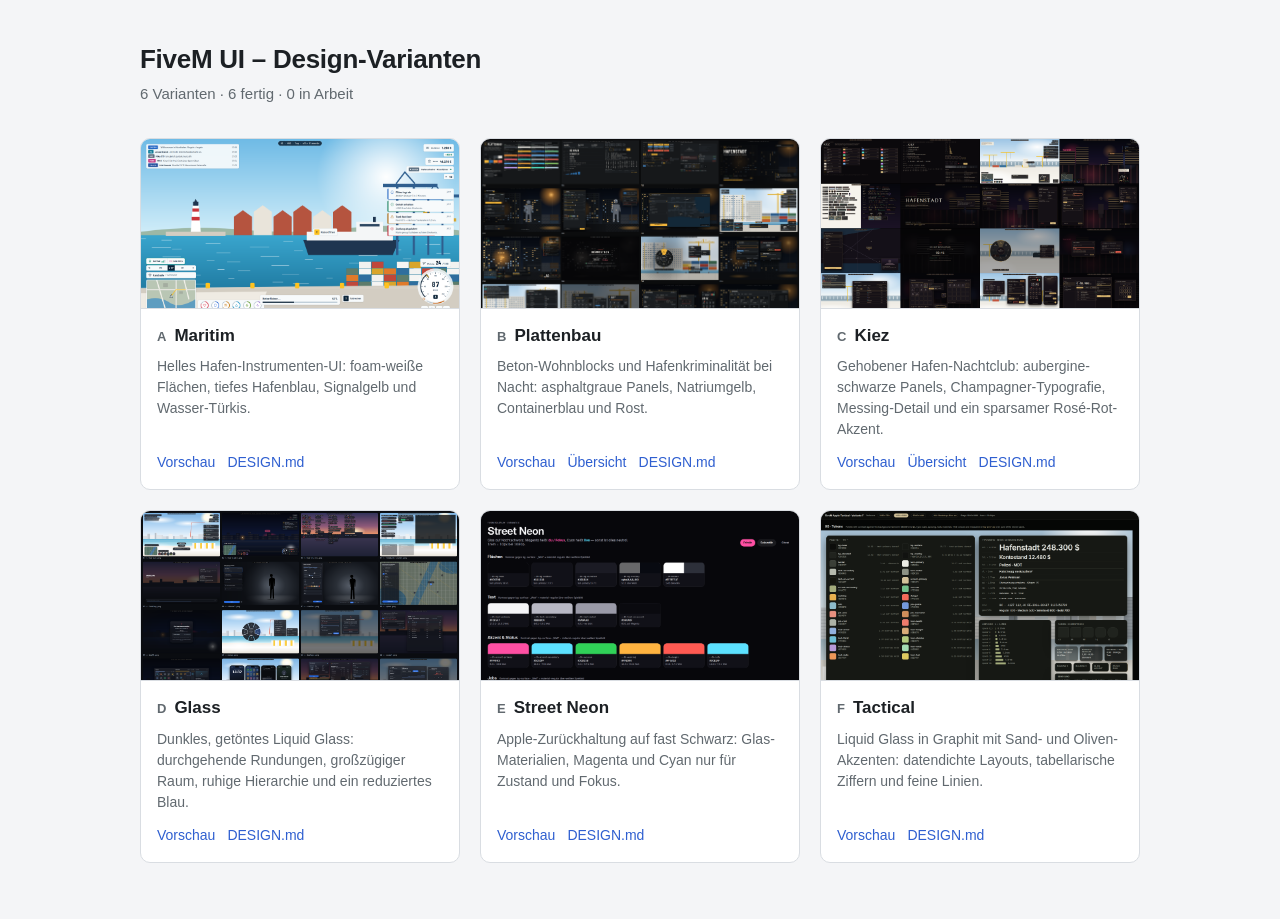
<file: index.html>
<!doctype html>
<html lang="de">
<head>
<meta charset="utf-8" />
<meta name="viewport" content="width=device-width, initial-scale=1" />
<meta name="description" content="Vorschau der FiveM-UI-Design-Varianten des Projekts Preview5555." />
<title>FiveM UI – Design-Varianten</title>
<style>
  :root {
    --bg: #f4f5f7;
    --card: #ffffff;
    --ink: #1c2024;
    --muted: #61696f;
    --line: #d9dde2;
    --accent: #2f5fd0;
    --badge: #8a9299;
  }
  * { box-sizing: border-box; }
  body {
    margin: 0;
    background: var(--bg);
    color: var(--ink);
    font: 15px/1.5 -apple-system, "Segoe UI", Roboto, "Helvetica Neue", Arial, sans-serif;
  }
  header {
    max-width: 1040px;
    margin: 0 auto;
    padding: 40px 20px 8px;
  }
  header h1 { margin: 0 0 4px; font-size: 26px; letter-spacing: -0.01em; }
  header p { margin: 0; color: var(--muted); }
  main {
    max-width: 1040px;
    margin: 0 auto;
    padding: 24px 20px 56px;
    display: grid;
    grid-template-columns: repeat(auto-fill, minmax(300px, 1fr));
    gap: 20px;
  }
  .card {
    background: var(--card);
    border: 1px solid var(--line);
    border-radius: 10px;
    overflow: hidden;
    display: flex;
    flex-direction: column;
  }
  .thumb {
    height: 170px;
    border-bottom: 1px solid var(--line);
    background: #e8eaee;
  }
  .thumb img {
    display: block;
    width: 100%;
    height: 100%;
    object-fit: cover;
    object-position: top;
  }
  .thumb.pending {
    display: grid;
    place-items: center;
    color: var(--badge);
    font-size: 40px;
    font-weight: 700;
  }
  .body { padding: 14px 16px 16px; display: flex; flex-direction: column; gap: 8px; flex: 1; }
  .title { display: flex; align-items: baseline; gap: 8px; }
  .letter { color: var(--muted); font-weight: 700; font-size: 13px; }
  .name { font-size: 17px; font-weight: 700; }
  .desc { margin: 0; color: var(--muted); font-size: 14px; flex: 1; }
  .links { display: flex; flex-wrap: wrap; gap: 12px; padding-top: 4px; }
  .links a { color: var(--accent); text-decoration: none; font-size: 14px; }
  .links a:hover { text-decoration: underline; }
  .state {
    display: inline-block;
    margin-top: 4px;
    padding: 2px 10px;
    border: 1px solid var(--line);
    border-radius: 999px;
    color: var(--badge);
    font-size: 13px;
  }
</style>
</head>
<body>
<header>
  <h1>FiveM UI – Design-Varianten</h1>
  <p id="summary"></p>
</header>
<main id="gallery"></main>
<script>
// Eine Karte pro Eintrag — neue Variante = ein neuer Eintrag in diesem Array.
// overview:true verlinkt die #overview-Ankerseite der Vorschau; ein String verlinkt direkt (z.B. Kontaktbogen-Bild).
const VARIANTS = [
  {
    letter: "A", name: "Maritim", dir: "maritim/", ready: true,
    desc: "Helles Hafen-Instrumenten-UI: foam-weiße Flächen, tiefes Hafenblau, Signalgelb und Wasser-Türkis.",
    image: "assets/maritim-preview-full.png",
  },
  {
    letter: "B", name: "Plattenbau", dir: "plattenbau/", ready: true,
    desc: "Beton-Wohnblocks und Hafenkriminalität bei Nacht: asphaltgraue Panels, Natriumgelb, Containerblau und Rost.",
    image: "assets/plattenbau-contact-sheet.png",
    overview: "assets/plattenbau-contact-sheet.png",
  },
  {
    letter: "C", name: "Kiez", dir: "kiez/", ready: true,
    desc: "Gehobener Hafen-Nachtclub: aubergine-schwarze Panels, Champagner-Typografie, Messing-Detail und ein sparsamer Rosé-Rot-Akzent.",
    image: "assets/kiez-preview-overview.png",
    overview: true,
  },
  {
    letter: "D", name: "Glass", dir: "apple-glass/", ready: true,
    desc: "Dunkles, getöntes Liquid Glass: durchgehende Rundungen, großzügiger Raum, ruhige Hierarchie und ein reduziertes Blau.",
    image: "assets/apple-glass-preview.png",
  },
  {
    letter: "E", name: "Street Neon", dir: "apple-neon/", ready: true,
    desc: "Apple-Zurückhaltung auf fast Schwarz: Glas-Materialien, Magenta und Cyan nur für Zustand und Fokus.",
    image: "assets/apple-neon-preview.png",
  },
  {
    letter: "F", name: "Tactical", dir: "apple-tactical/", ready: true,
    desc: "Liquid Glass in Graphit mit Sand- und Oliven-Akzenten: datendichte Layouts, tabellarische Ziffern und feine Linien.",
    image: "assets/apple-tactical-preview.png",
    query: "?res=1080",
    overview: false,
  },
];

function card(v) {
  const previewUrl = v.dir + "index.html" + (v.query ?? "");
  const head =
    v.ready && v.image
      ? `<div class="thumb"><img src="${v.image}" alt="Übersicht ${v.name}" loading="lazy" /></div>`
      : `<div class="thumb pending" aria-hidden="true">${v.letter}</div>`;
  const links = !v.ready
    ? `<span class="state">in Arbeit</span>`
    : `<nav class="links">
         <a href="${previewUrl}">Vorschau</a>
         ${v.overview ? `<a href="${typeof v.overview === "string" ? v.overview : previewUrl + "#overview"}">Übersicht</a>` : ""}
         <a href="${v.dir}DESIGN.md">DESIGN.md</a>
       </nav>`;
  return `<article class="card">
    ${head}
    <div class="body">
      <div class="title"><span class="letter">${v.letter}</span><span class="name">${v.name}</span></div>
      <p class="desc">${v.desc}</p>
      ${links}
    </div>
  </article>`;
}

document.getElementById("gallery").innerHTML = VARIANTS.map(card).join("");
document.getElementById("summary").textContent =
  `${VARIANTS.length} Varianten · ${VARIANTS.filter(v => v.ready).length} fertig · ` +
  `${VARIANTS.filter(v => !v.ready).length} in Arbeit`;
</script>
</body>
</html>
</file>
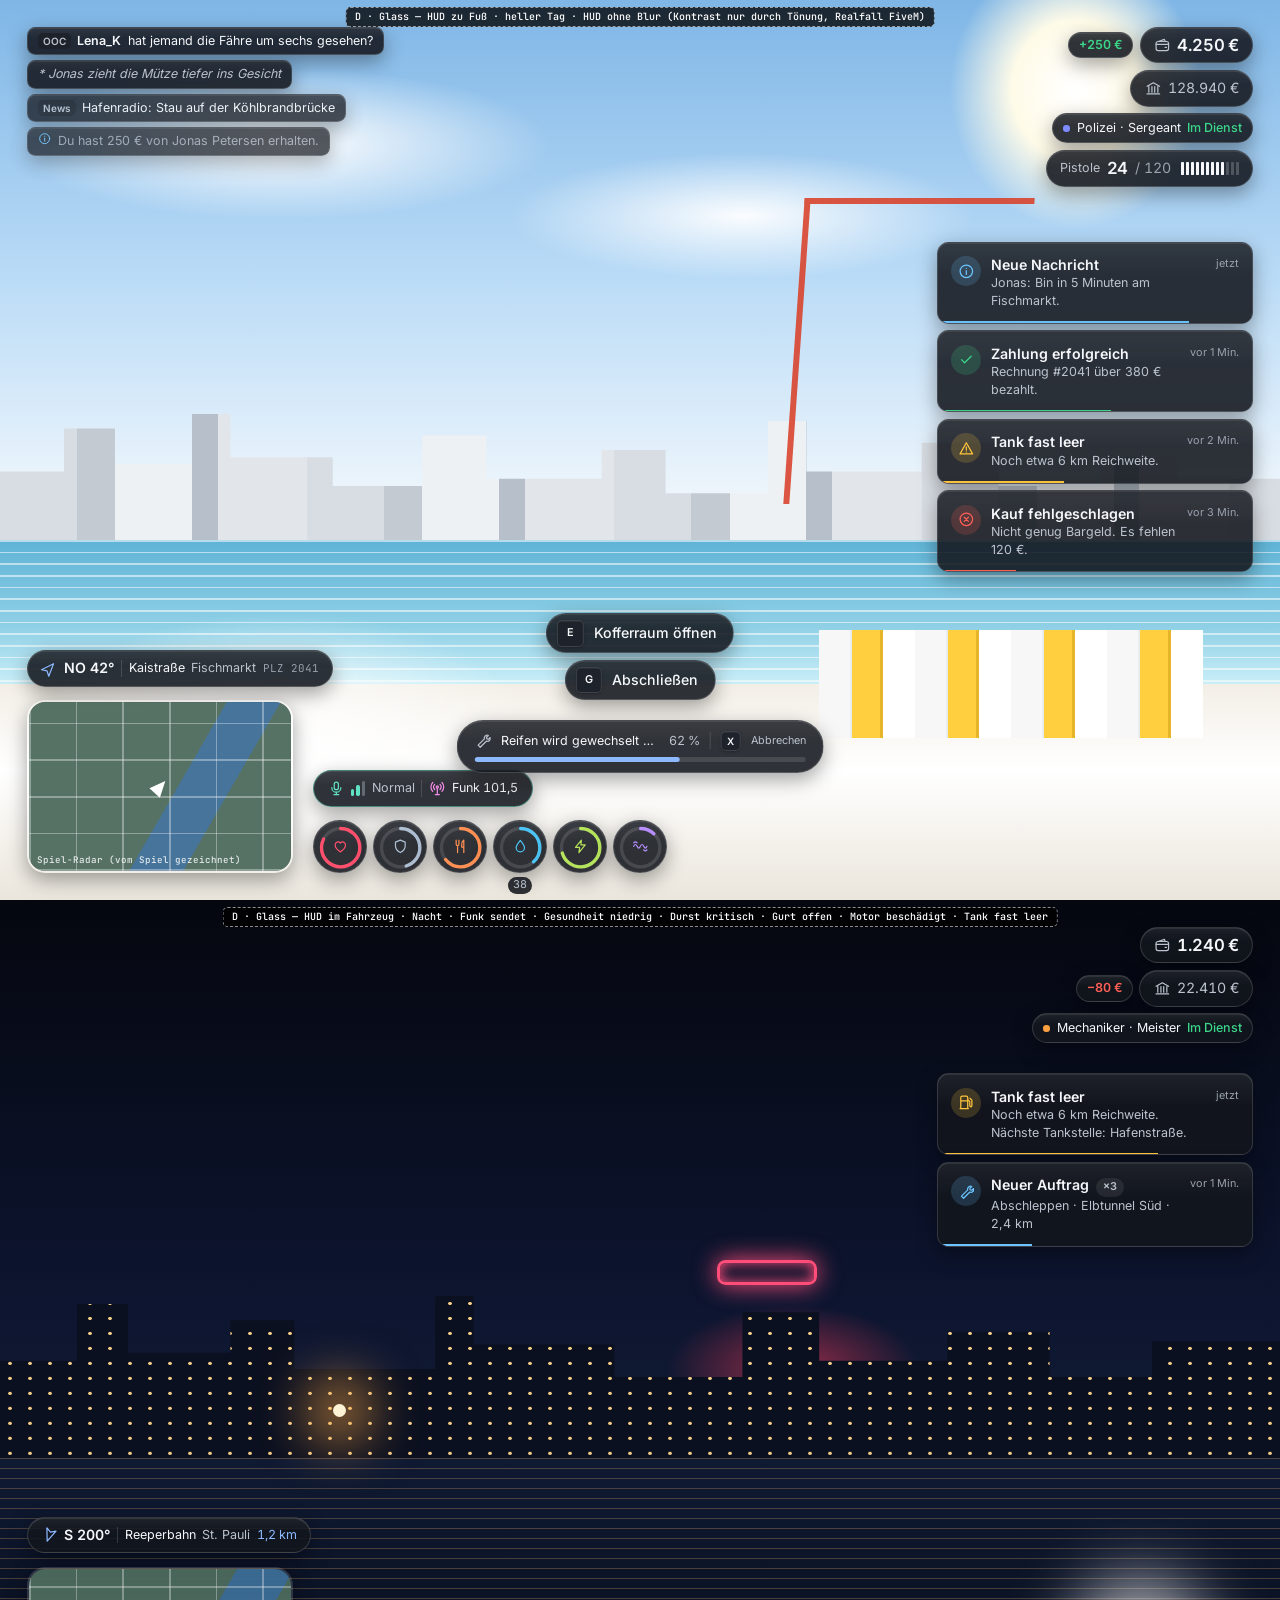
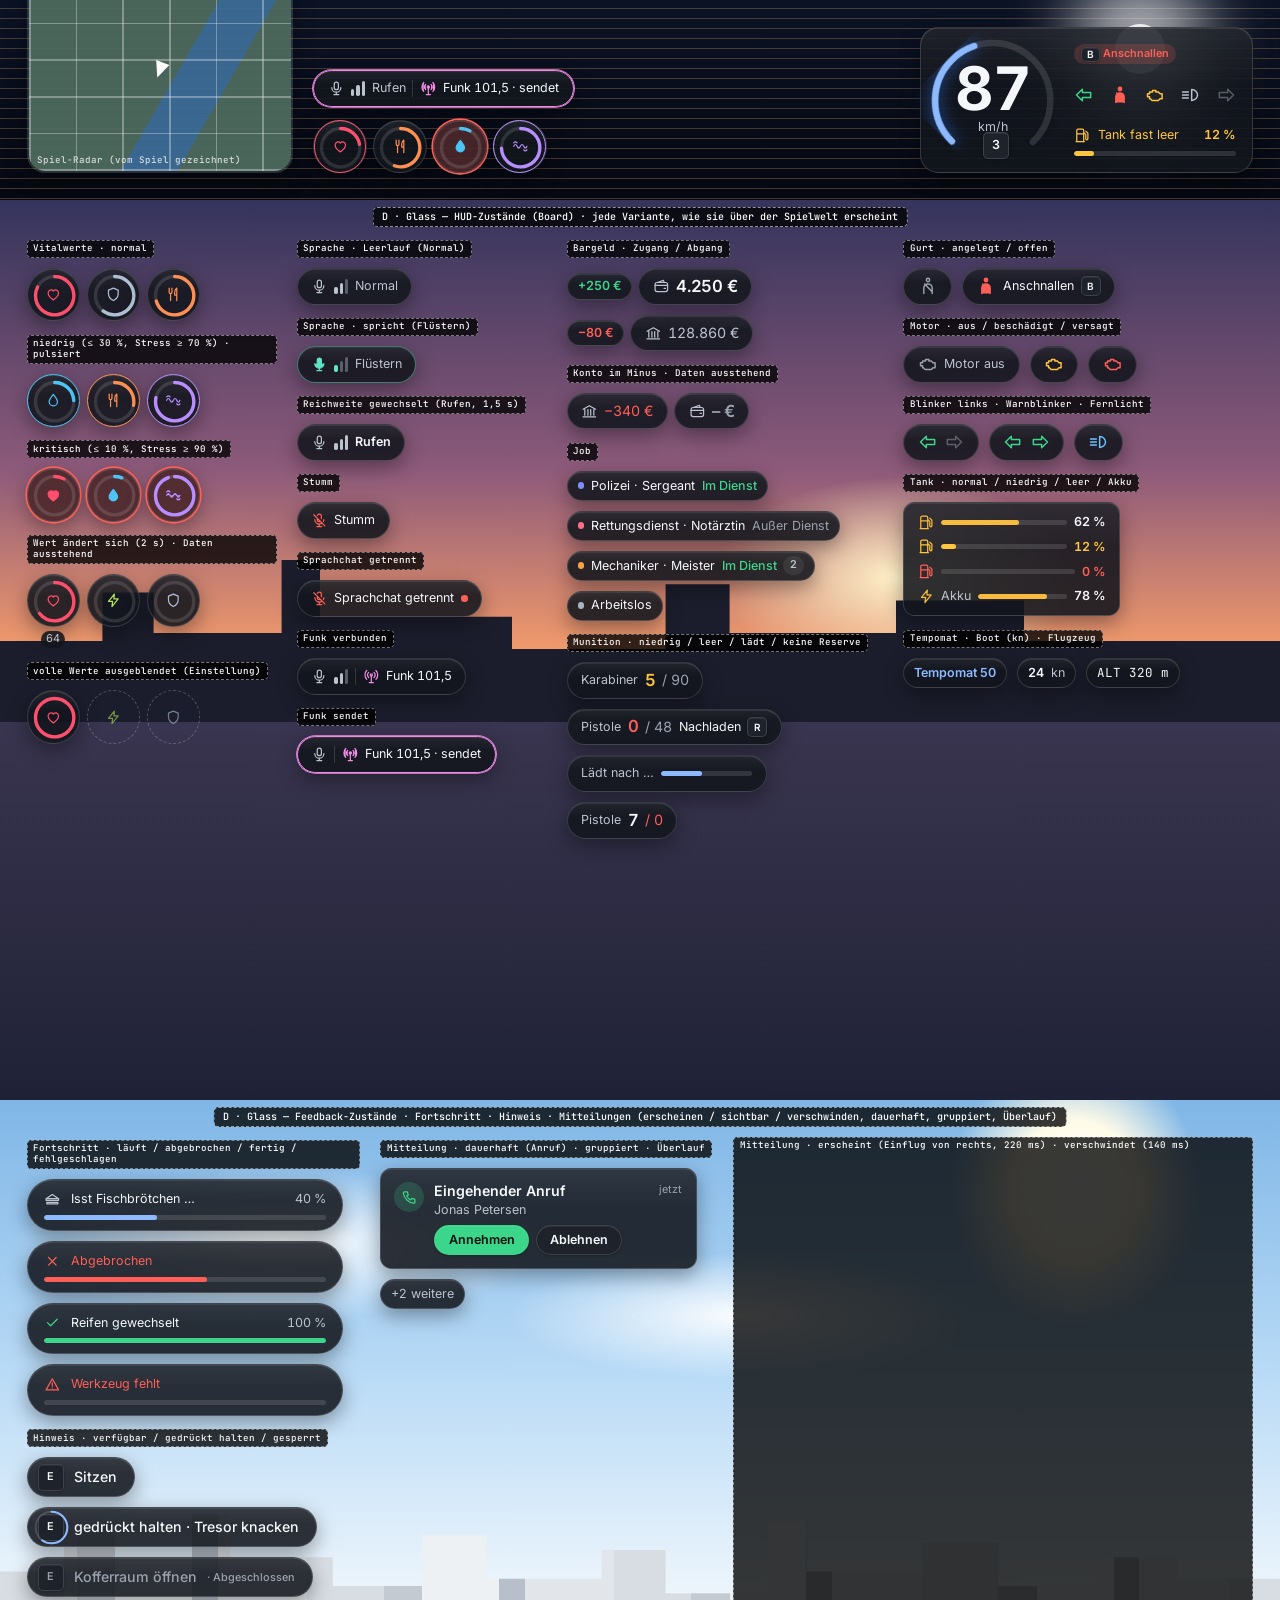
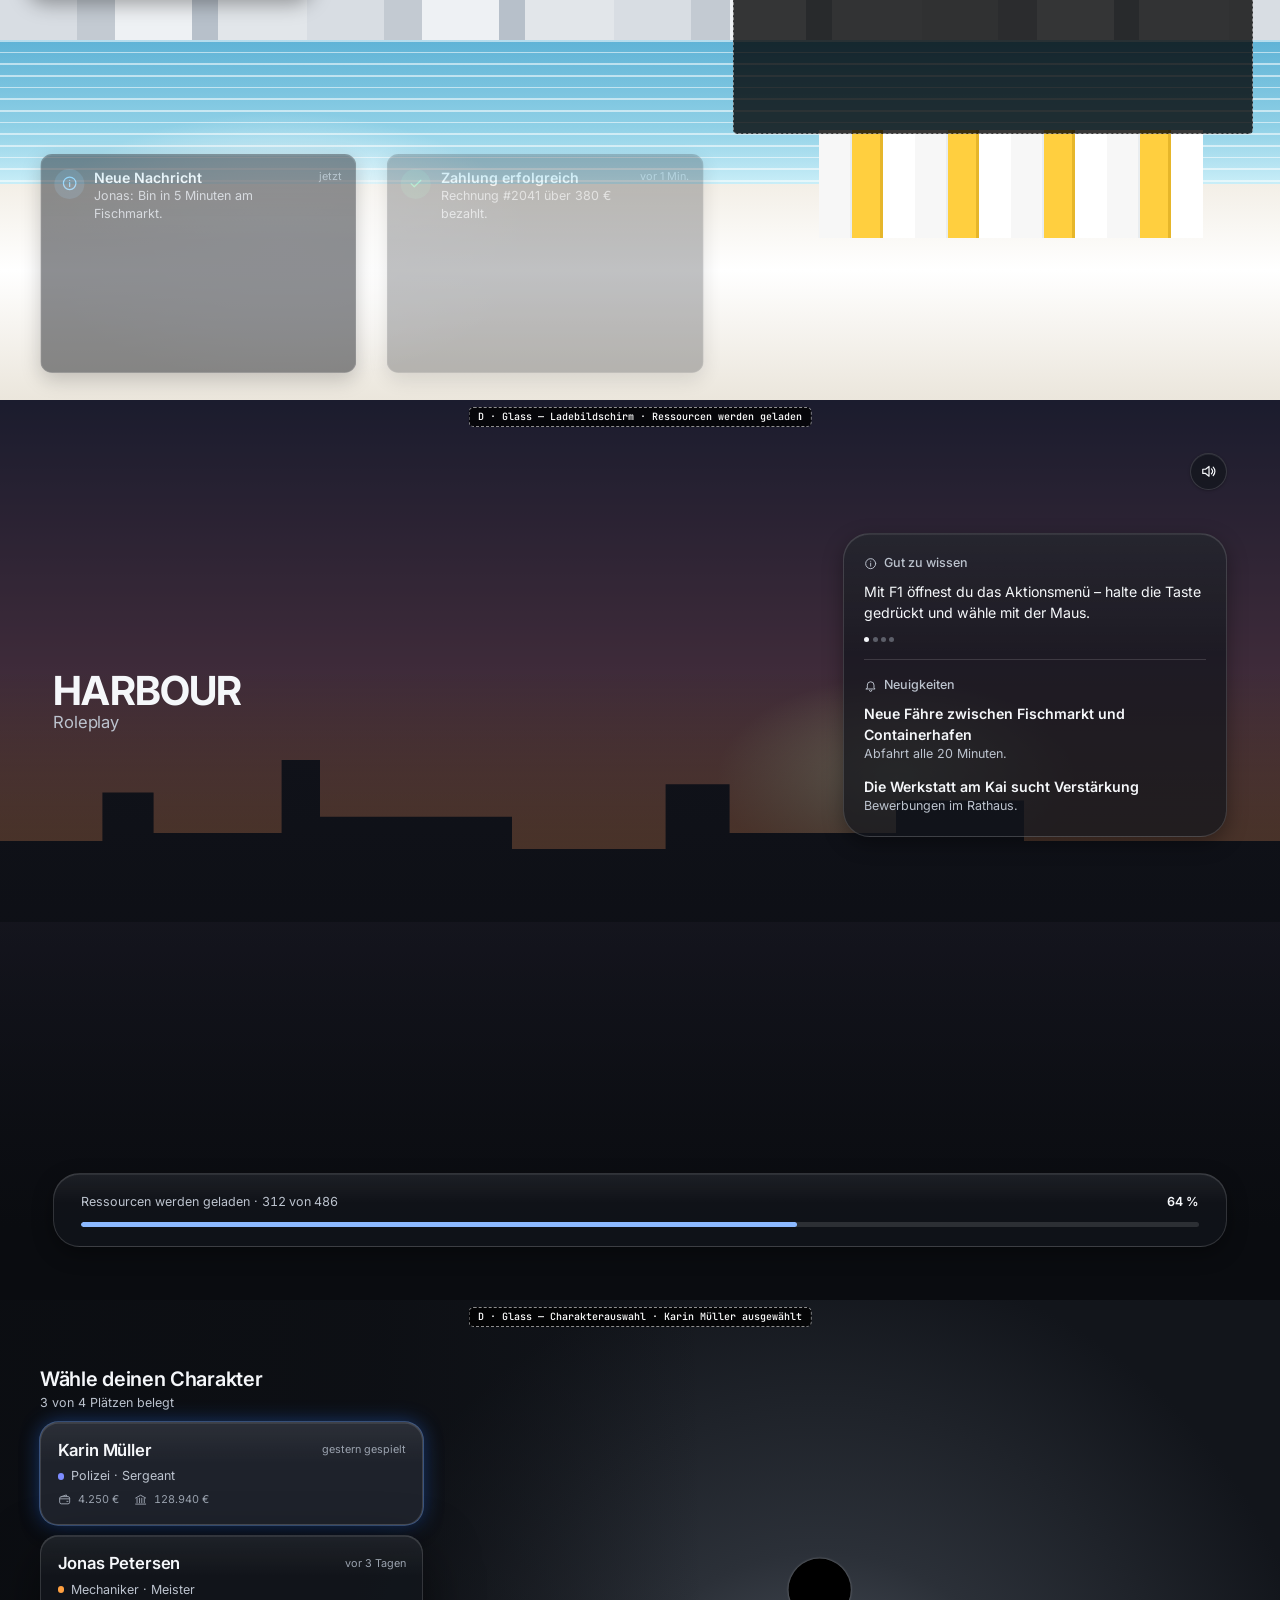
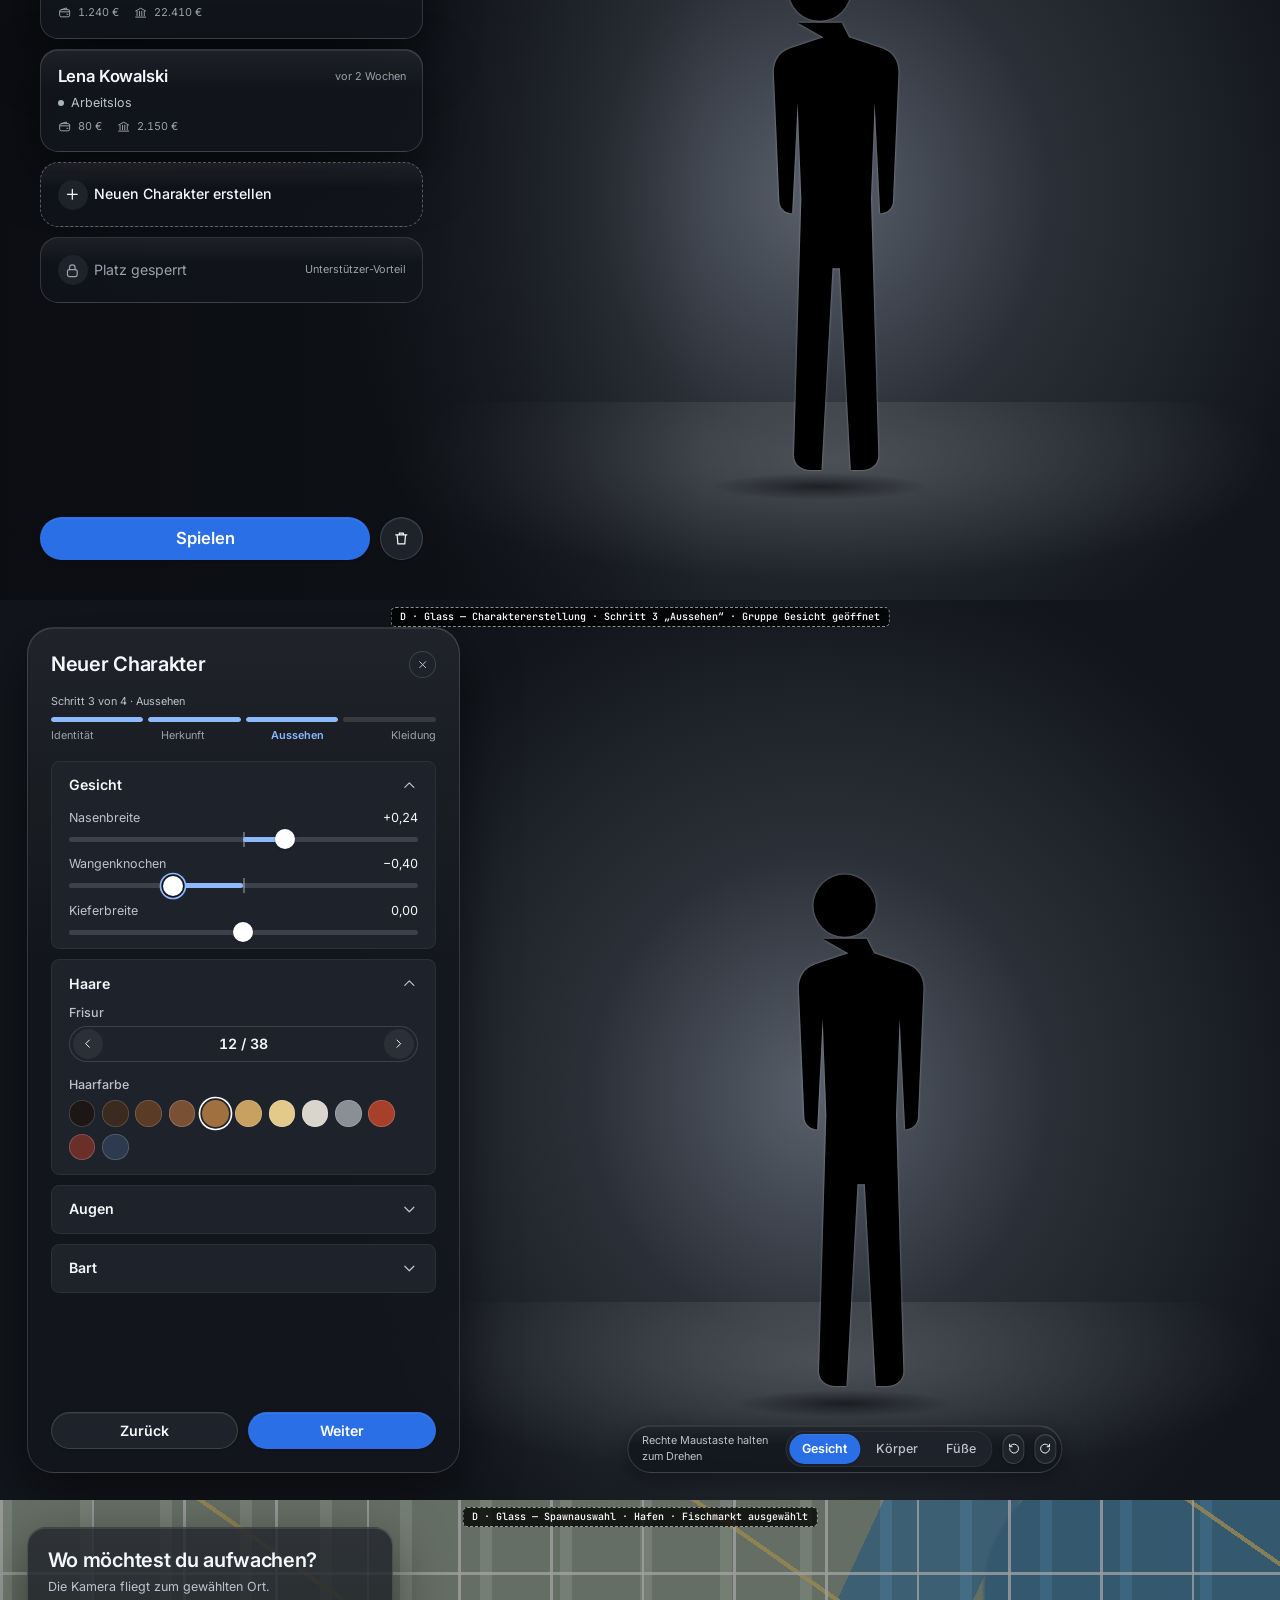
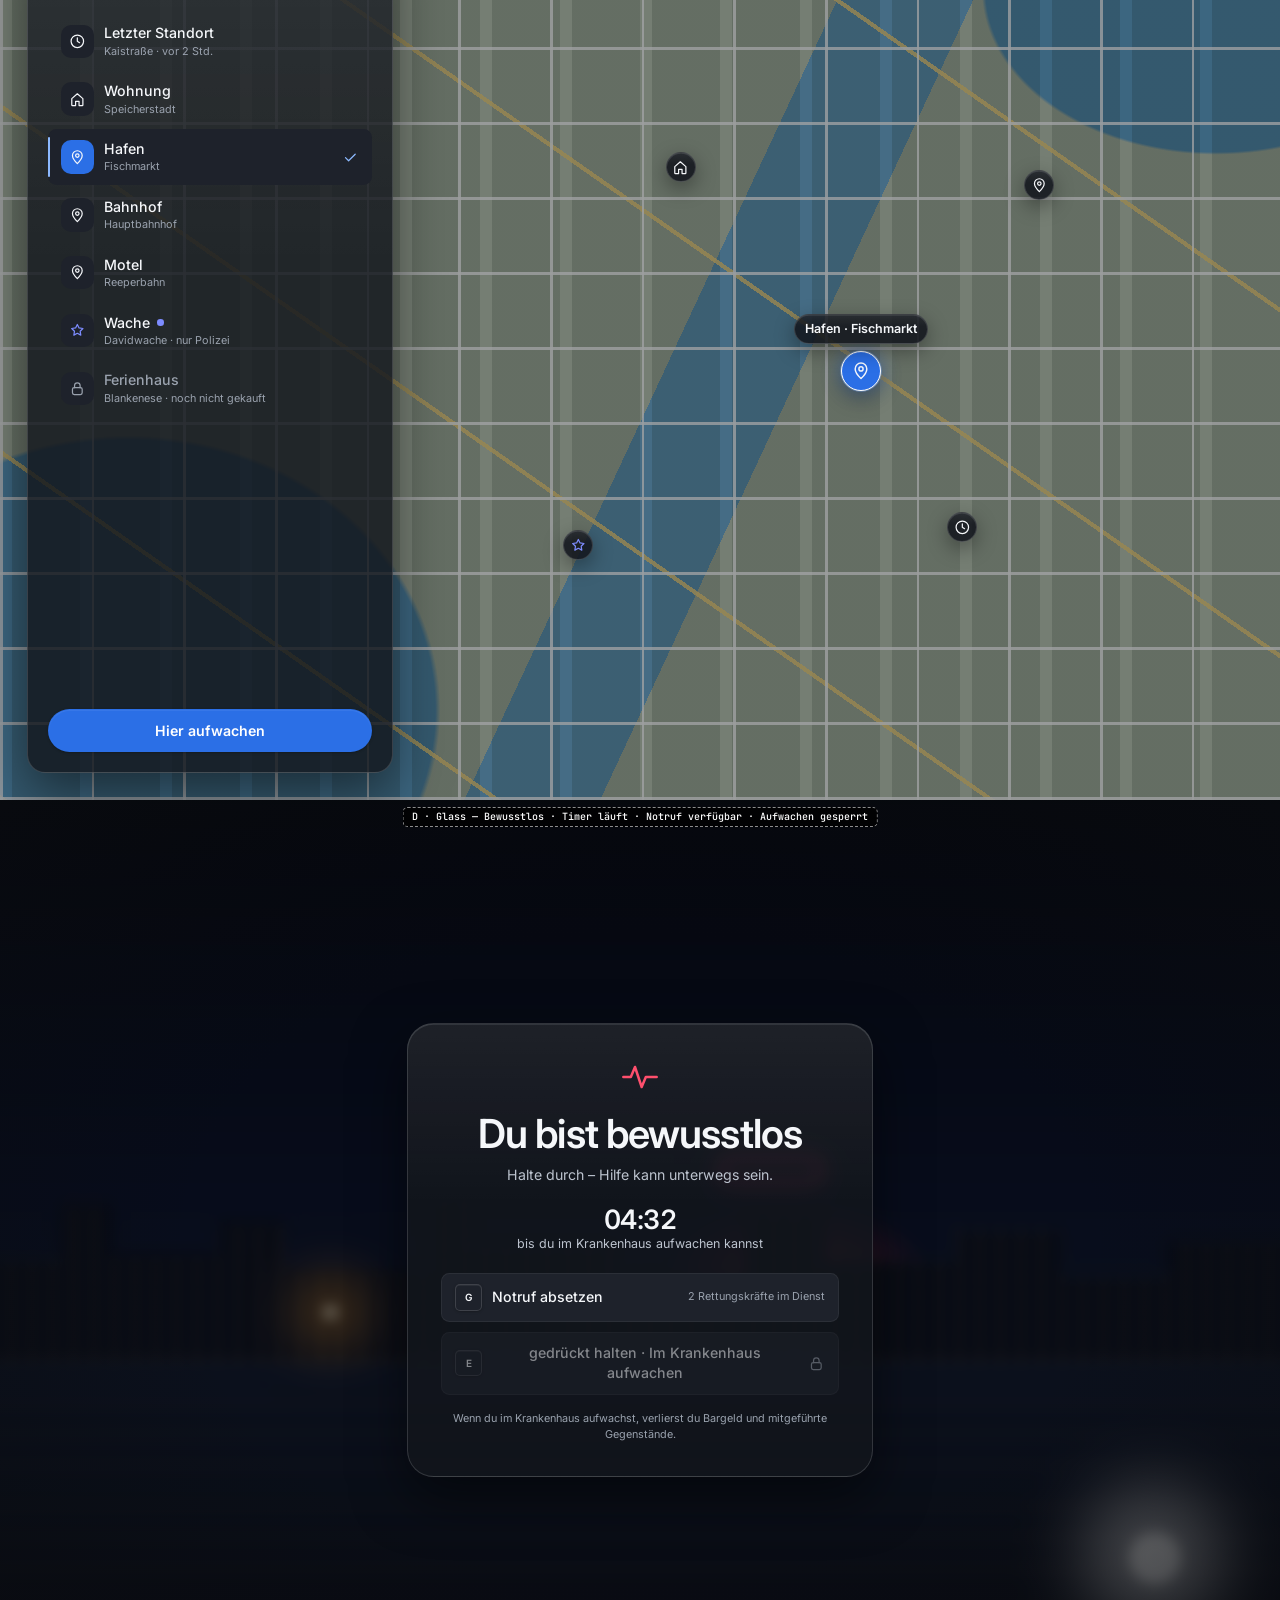
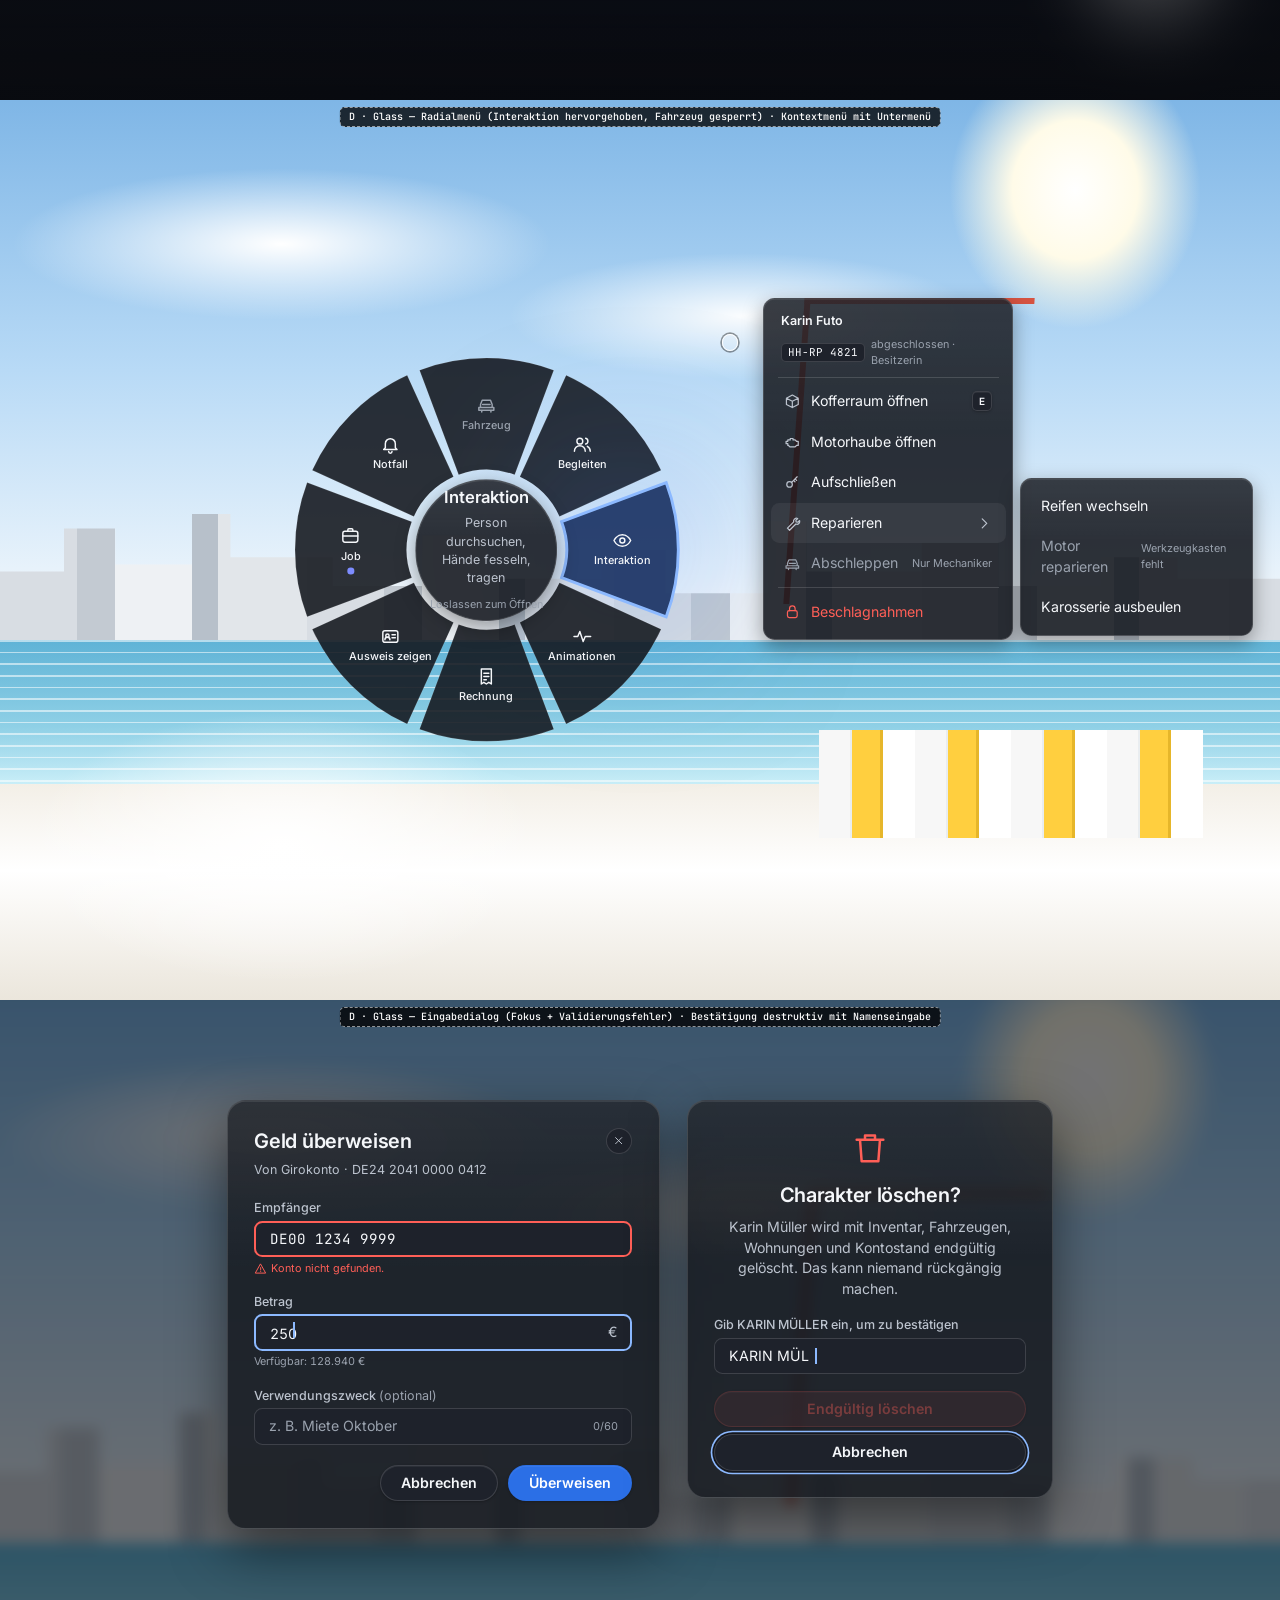
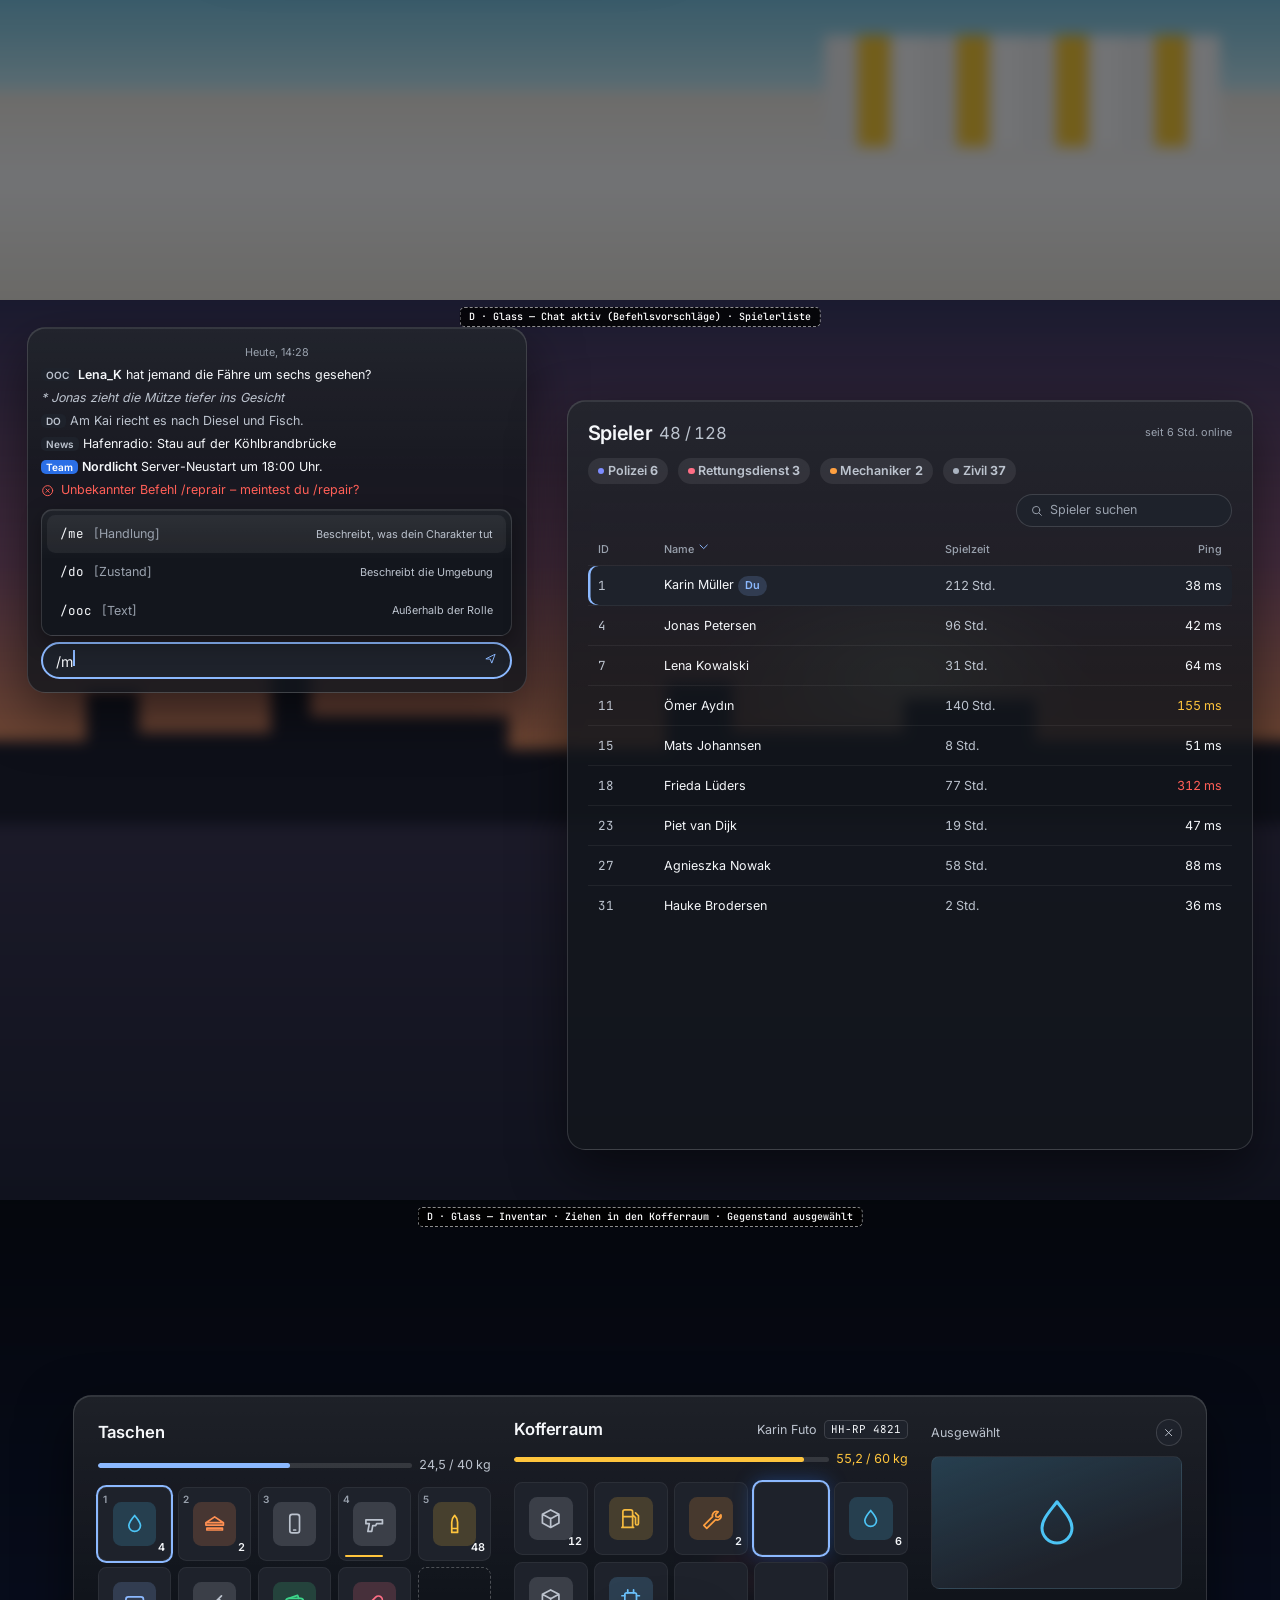
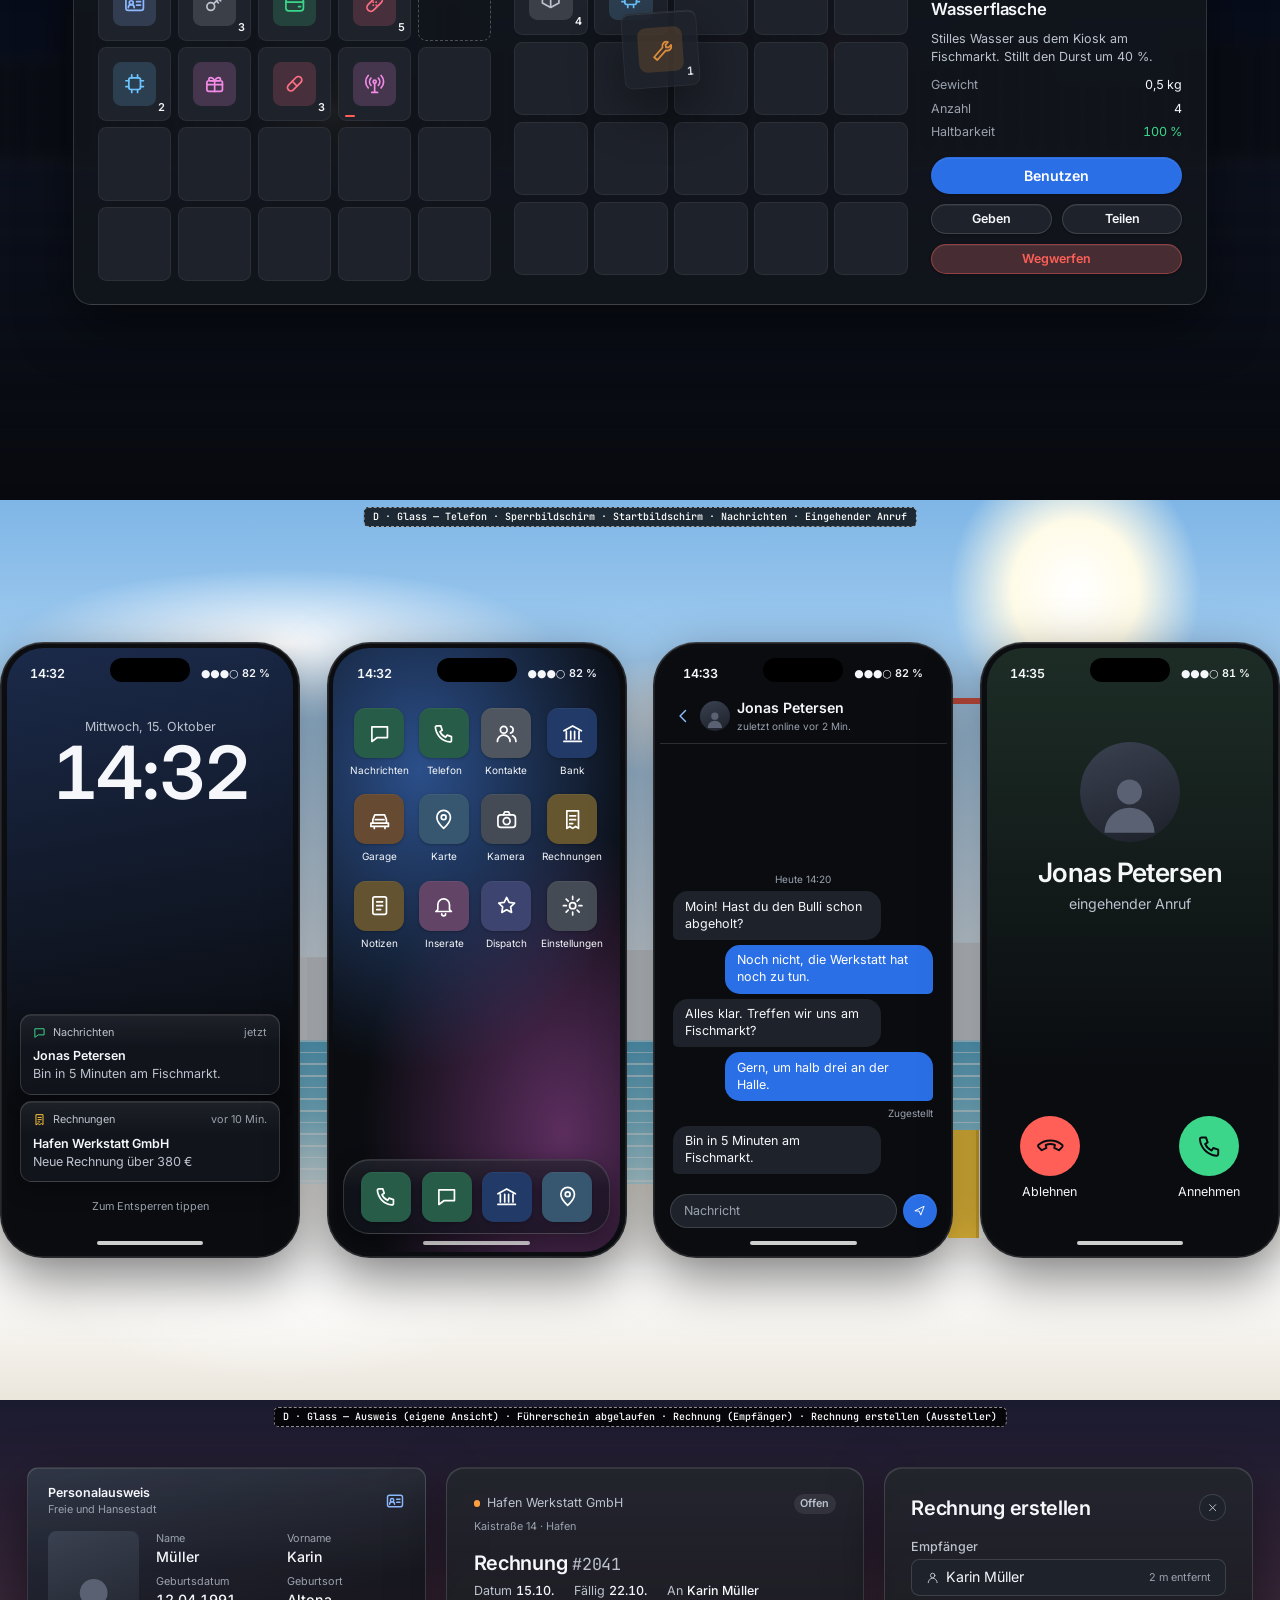
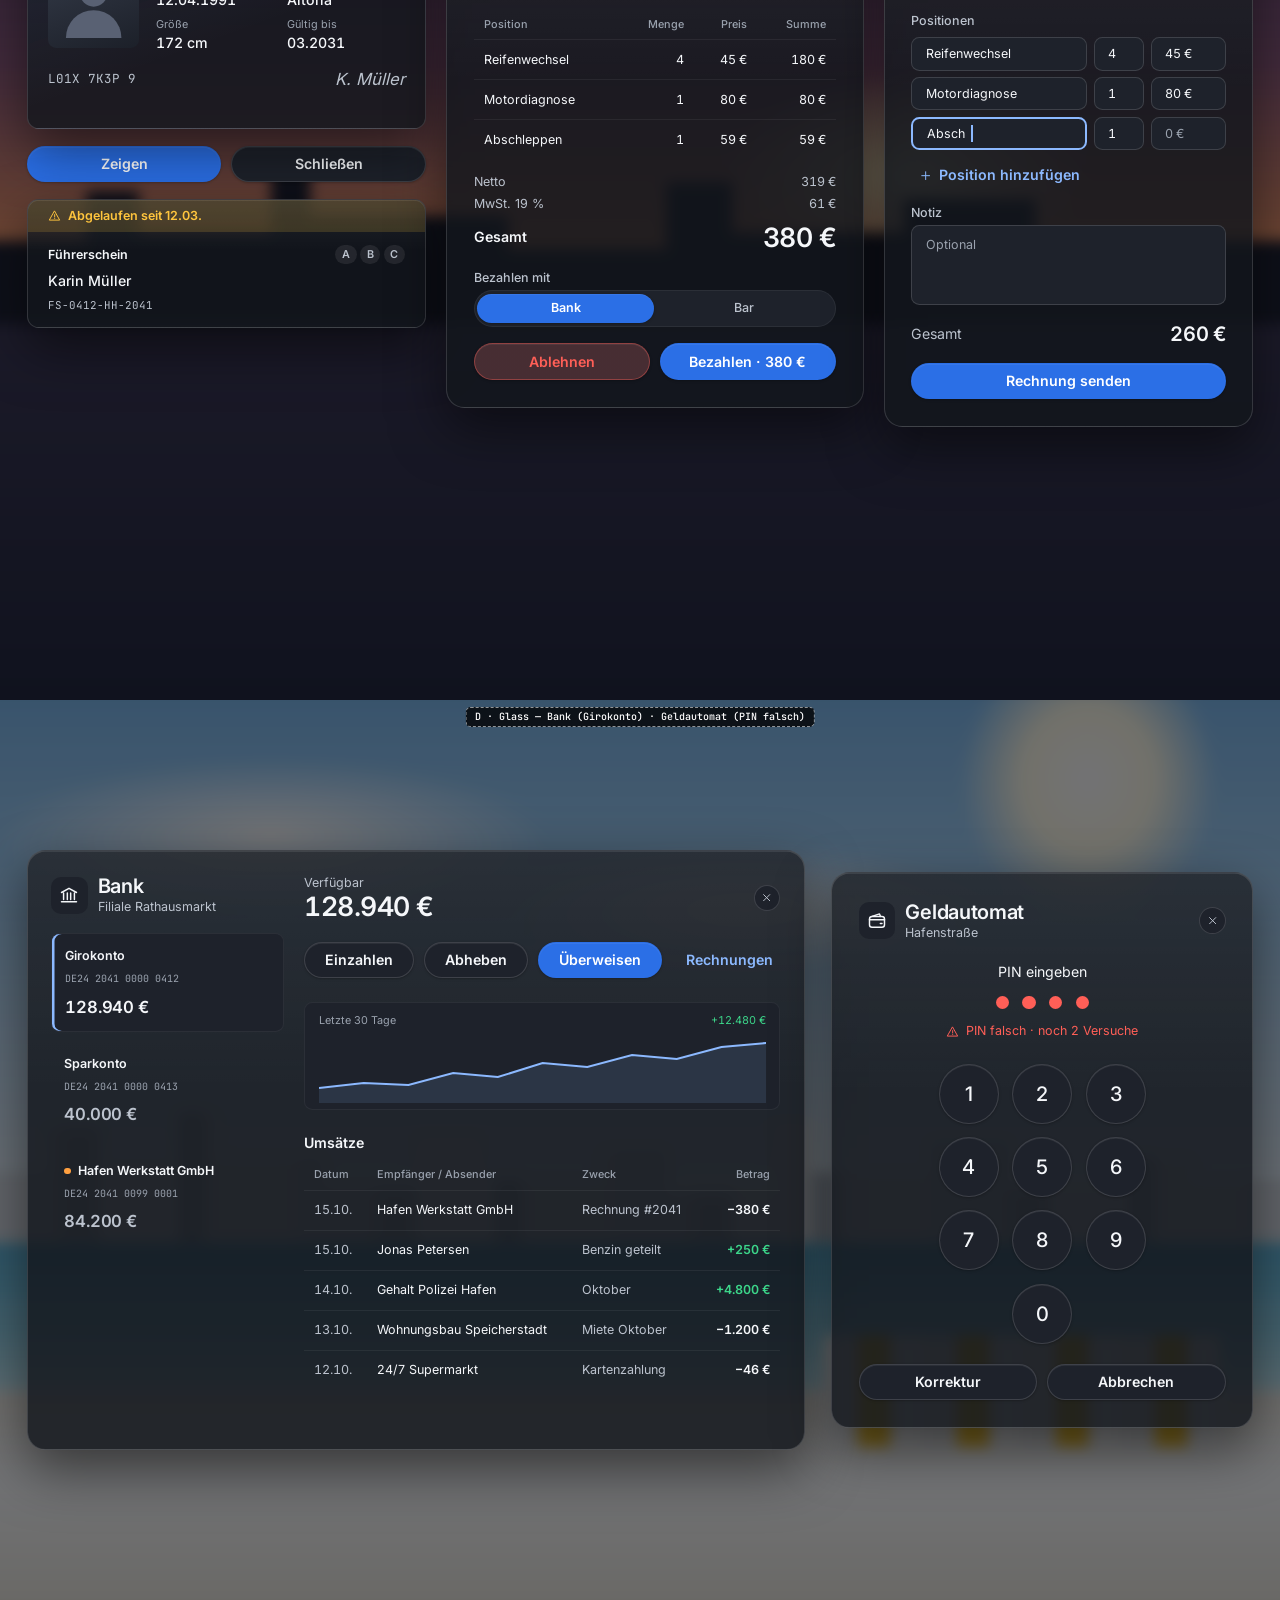
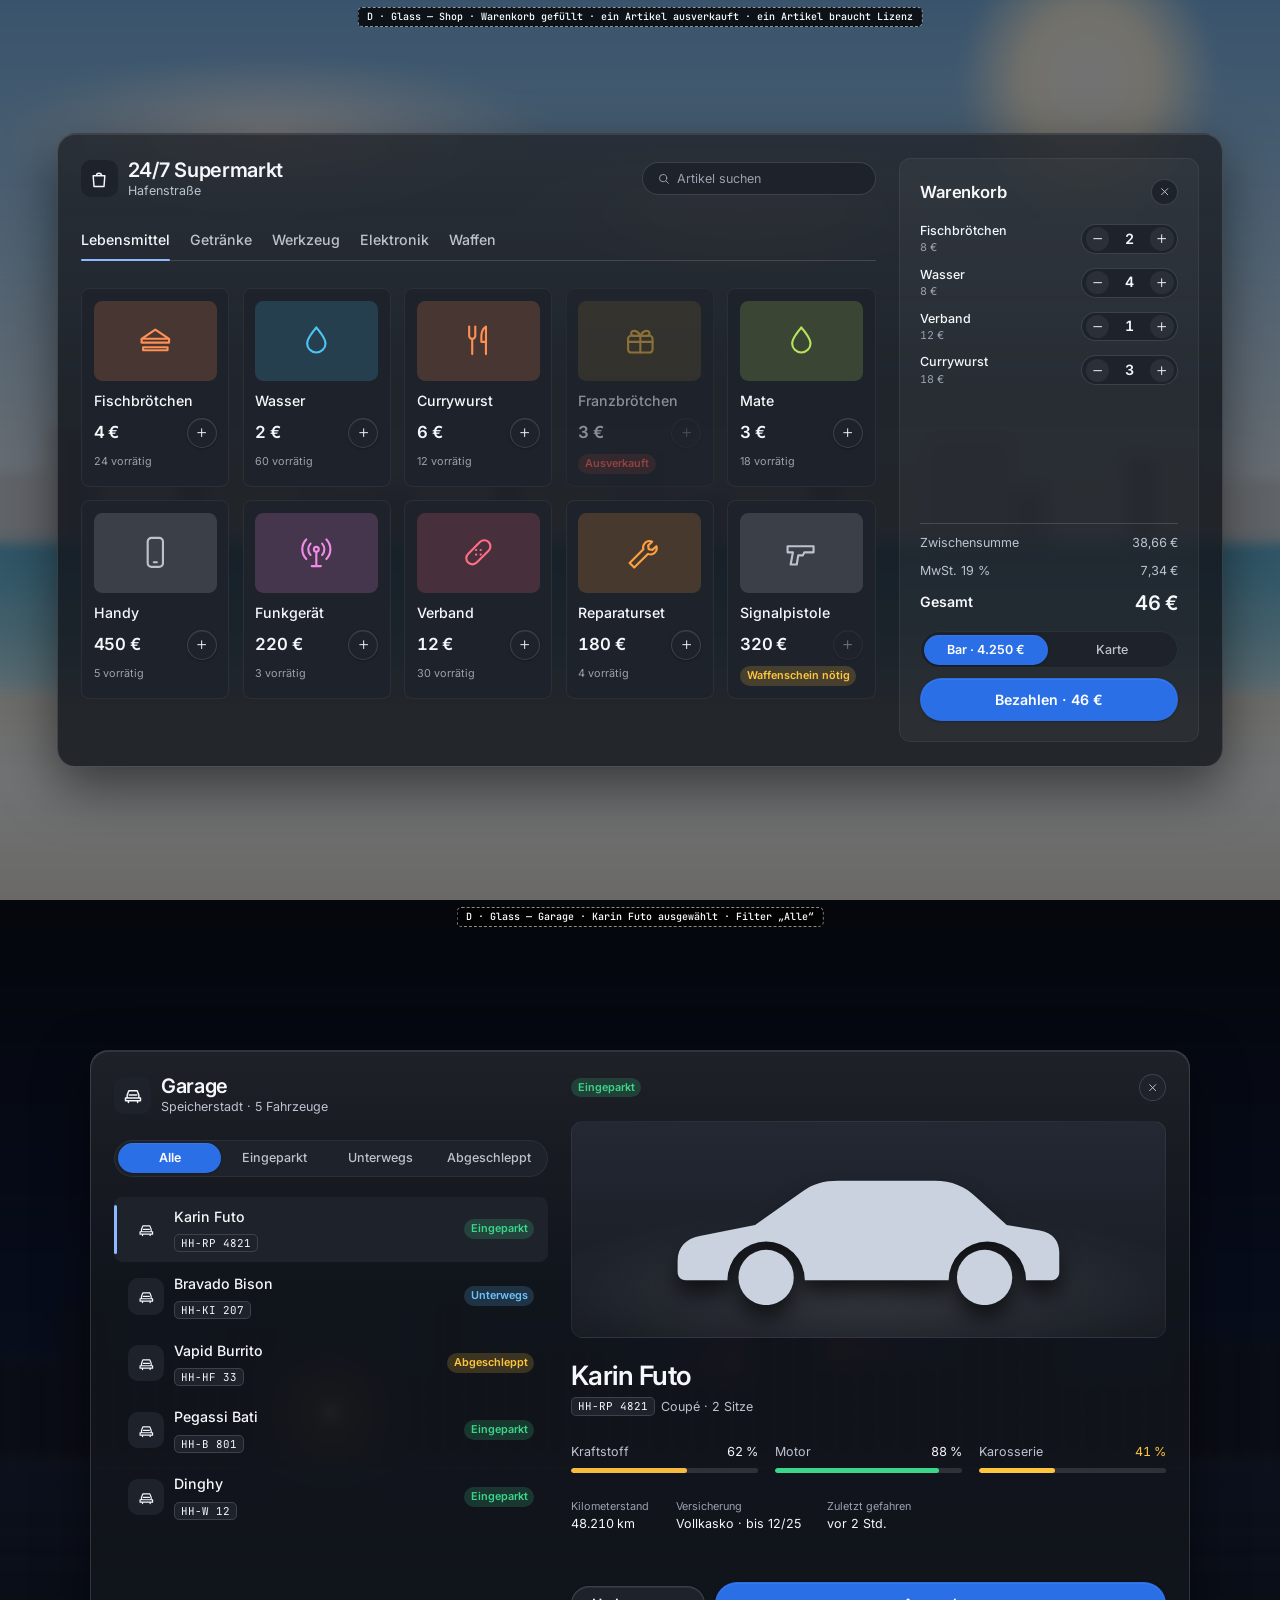
<file: apple-glass/index.html>
<!doctype html>
<html lang="de">
<head>
<meta charset="utf-8">
<meta name="viewport" content="width=device-width, initial-scale=1">
<title>FiveM Apple Glass · Variante D · Vorschau</title>
<style>
/* ── fonts (self-hosted, relative to the design-system package) ───────── */
@font-face { font-family: "Inter"; font-style: normal; font-weight: 100 900; font-display: block;
  src: url("fonts/Inter-Variable-latin.woff2") format("woff2-variations");
  unicode-range: U+0000-00FF, U+0131, U+0152-0153, U+02BB-02BC, U+02C6, U+02DA, U+02DC, U+0304, U+0308, U+0329, U+2000-206F, U+20AC, U+2122, U+2191, U+2193, U+2212, U+2215, U+FEFF, U+FFFD; }
@font-face { font-family: "Inter"; font-style: normal; font-weight: 100 900; font-display: block;
  src: url("fonts/Inter-Variable-latin-ext.woff2") format("woff2-variations");
  unicode-range: U+0100-02BA, U+02BD-02C5, U+02C7-02CC, U+02CE-02D7, U+02DD-02FF, U+1D00-1DBF, U+1E00-1E9F, U+1EF2-1EFF, U+2020, U+20A0-20AB, U+20AD-20C0, U+2113, U+2C60-2C7F, U+A720-A7FF; }
@font-face { font-family: "JetBrains Mono"; font-style: normal; font-weight: 400; font-display: block;
  src: url("fonts/JetBrainsMono-Regular-latin.woff2") format("woff2"); }
@font-face { font-family: "JetBrains Mono"; font-style: normal; font-weight: 500; font-display: block;
  src: url("fonts/JetBrainsMono-Medium-latin.woff2") format("woff2"); }

/* ── scaling rule shared by all variants ─────────────────────────────── */
html { font-size: clamp(8px, calc(100vh / 108), 16px); }

/* ── tokens (identical to DESIGN.md §8) ───────────────────────────────── */
:root {
  --fh-bg-base: #0A0C10;
  --fh-bg-surface: #13161D;
  --fh-bg-elevated: #1E222B;
  --fh-bg-overlay: rgba(5, 7, 10, 0.56);
  --fh-border: rgba(255, 255, 255, 0.14);
  --fh-text-primary: #F5F7FA;
  --fh-text-secondary: #BCC3CE;
  --fh-text-muted: #9AA2AE;
  --fh-text-on-accent: #FFFFFF;
  --fh-accent-primary: #2B6FE6;
  --fh-accent-secondary: #8CB9FF;
  --fh-success: #3CD68A;
  --fh-warning: #FFC53D;
  --fh-danger: #FF5F57;
  --fh-info: #6CC4FF;
  --fh-job-police: #7D8CFF;
  --fh-job-ems: #FF6E85;
  --fh-job-mechanic: #FFA040;
  --fh-job-civil: #AAB3C0;
  --fh-hud-health: #FF4F6D;
  --fh-hud-armor: #AEBFD4;
  --fh-hud-hunger: #FF8F52;
  --fh-hud-thirst: #4CC4F5;
  --fh-hud-stamina: #B6E35C;
  --fh-hud-stress: #B78DFF;
  --fh-hud-voice: #5FE3C4;
  --fh-hud-radio: #F28BE6;
  --fh-hud-fuel: #F6BB3F;
  --fh-font-sans: "Inter", system-ui, -apple-system, "Segoe UI", sans-serif;
  --fh-font-display: "Inter", system-ui, -apple-system, "Segoe UI", sans-serif;
  --fh-font-mono: "JetBrains Mono", ui-monospace, "SF Mono", Menlo, monospace;
  --fh-text-2xs: 1.2rem;
  --fh-text-xs: 1.3rem;
  --fh-text-sm: 1.5rem;
  --fh-text-md: 1.7rem;
  --fh-text-lg: 2rem;
  --fh-text-xl: 2.4rem;
  --fh-text-2xl: 3.2rem;
  --fh-text-3xl: 4.8rem;
  --fh-text-4xl: 7.2rem;
  --fh-weight-regular: 400;
  --fh-weight-medium: 500;
  --fh-weight-semibold: 600;
  --fh-weight-bold: 700;
  --fh-space-0_5: 0.2rem;
  --fh-space-1: 0.4rem;
  --fh-space-2: 0.8rem;
  --fh-space-3: 1.2rem;
  --fh-space-4: 1.6rem;
  --fh-space-5: 2rem;
  --fh-space-6: 2.4rem;
  --fh-space-8: 3.2rem;
  --fh-space-10: 4rem;
  --fh-space-12: 4.8rem;
  --fh-space-16: 6.4rem;
  --fh-radius-xs: 0.6rem;
  --fh-radius-sm: 1rem;
  --fh-radius-md: 1.4rem;
  --fh-radius-lg: 2.2rem;
  --fh-radius-xl: 3.2rem;
  --fh-radius-pill: 999rem;
  --fh-border-width: max(1px, 0.1rem);
  --fh-border-width-strong: max(2px, 0.2rem);
  --fh-shadow-1: 0 0.1rem 0.3rem rgba(0, 0, 0, 0.28), inset 0 0.1rem 0 rgba(255, 255, 255, 0.08);
  --fh-shadow-2: 0 0.8rem 2.4rem rgba(0, 0, 0, 0.36), inset 0 0.1rem 0 rgba(255, 255, 255, 0.10);
  --fh-shadow-3: 0 2.4rem 6.4rem rgba(0, 0, 0, 0.50), inset 0 0.1rem 0 rgba(255, 255, 255, 0.12);
  --fh-glow-accent: 0 0 0 0.1rem rgba(140, 185, 255, 0.40), 0 0 2.4rem rgba(43, 111, 230, 0.45);
  --fh-focus-ring: 0 0 0 0.2rem var(--fh-bg-surface), 0 0 0 0.4rem var(--fh-accent-secondary);
  --fh-blur-thin: 1.2rem;
  --fh-blur-regular: 2.4rem;
  --fh-blur-thick: 4rem;
  --fh-material-thin: rgba(19, 22, 29, 0.72);
  --fh-material-regular: rgba(19, 22, 29, 0.82);
  --fh-material-thick: rgba(19, 22, 29, 0.88);
  --fh-duration-fast: 120ms;
  --fh-duration-enter: 220ms;
  --fh-duration-exit: 140ms;
  --fh-duration-slow: 420ms;
  --fh-ease-standard: cubic-bezier(0.23, 1, 0.32, 1);
  --fh-ease-spring: cubic-bezier(0.34, 1.4, 0.64, 1);
}

/* ── base ────────────────────────────────────────────────────────────── */
* { box-sizing: border-box; }
body { margin: 0; background: #000; color: var(--fh-text-primary); font-family: var(--fh-font-sans); font-size: var(--fh-text-md);
  line-height: 1.45; font-optical-sizing: auto; -webkit-font-smoothing: antialiased; }
p { margin: 0; }
.num { font-variant-numeric: tabular-nums; }
.mono { font-family: var(--fh-font-mono); font-weight: 400; letter-spacing: 0; }
.t-2xs { font-size: var(--fh-text-2xs); } .t-xs { font-size: var(--fh-text-xs); } .t-sm { font-size: var(--fh-text-sm); }
.t-md { font-size: var(--fh-text-md); } .t-lg { font-size: var(--fh-text-lg); line-height: 1.25; letter-spacing: -0.01em; }
.t-xl { font-size: var(--fh-text-xl); line-height: 1.2; letter-spacing: -0.015em; } .t-2xl { font-size: var(--fh-text-2xl); line-height: 1.1; letter-spacing: -0.02em; }
.t-3xl { font-size: var(--fh-text-3xl); line-height: 1.05; letter-spacing: -0.022em; } .t-4xl { font-size: var(--fh-text-4xl); line-height: 1; letter-spacing: -0.03em; }
.w4 { font-weight: var(--fh-weight-regular); } .w5 { font-weight: var(--fh-weight-medium); } .w6 { font-weight: var(--fh-weight-semibold); } .w7 { font-weight: var(--fh-weight-bold); }
.c-sec { color: var(--fh-text-secondary); } .c-mut { color: var(--fh-text-muted); } .c-acc { color: var(--fh-accent-secondary); }
.c-ok { color: var(--fh-success); } .c-warn { color: var(--fh-warning); } .c-bad { color: var(--fh-danger); } .c-info { color: var(--fh-info); }
.row-f { display: flex; align-items: center; gap: var(--fh-space-2); } .col-f { display: flex; flex-direction: column; gap: var(--fh-space-2); }
.between { justify-content: space-between; } .grow { flex: 1; min-width: 0; } .ml-auto { margin-left: auto; } .ta-r { text-align: right; } .ta-c { text-align: center; }
.gap-1 { gap: var(--fh-space-1); } .gap-3 { gap: var(--fh-space-3); } .gap-4 { gap: var(--fh-space-4); } .gap-5 { gap: var(--fh-space-5); } .gap-6 { gap: var(--fh-space-6); } .gap-8 { gap: var(--fh-space-8); }
.mt-2 { margin-top: var(--fh-space-2); } .mt-3 { margin-top: var(--fh-space-3); } .mt-4 { margin-top: var(--fh-space-4); } .mt-5 { margin-top: var(--fh-space-5); } .mt-6 { margin-top: var(--fh-space-6); }
.ellip { white-space: nowrap; overflow: hidden; text-overflow: ellipsis; }

/* icons */
.i { width: 1.6rem; height: 1.6rem; flex: none; fill: none; stroke: currentColor; stroke-width: 1.75; stroke-linecap: round; stroke-linejoin: round; }
.i-20 { width: 2rem; height: 2rem; } .i-24 { width: 2.4rem; height: 2.4rem; } .i-32 { width: 3.2rem; height: 3.2rem; } .i-40 { width: 4rem; height: 4rem; stroke-width: 1.5; }
.i.fill { fill: currentColor; }

/* ── stage (one 16:9 screen per section) ─────────────────────────────── */
.stage { position: relative; width: 100vw; height: 100vh; overflow: hidden; isolation: isolate; }
.anno { position: absolute; top: 0.8rem; left: 50%; transform: translateX(-50%); z-index: 90; font: 500 1.2rem/1 var(--fh-font-mono); color: #fff;
  background: rgba(0, 0, 0, 0.78); border: 1px dashed rgba(255, 255, 255, 0.55); padding: 0.5rem 1rem; border-radius: 0.6rem; white-space: nowrap; }
.anno-tag { font: 500 1.1rem/1.2 var(--fh-font-mono); color: #fff; background: rgba(0, 0, 0, 0.78); border: 1px dashed rgba(255, 255, 255, 0.45);
  padding: 0.3rem 0.7rem; border-radius: 0.5rem; display: inline-block; max-width: 100%; }
.center { position: absolute; inset: 0; display: flex; align-items: center; justify-content: center; gap: var(--fh-space-8); padding: var(--fh-space-8); z-index: 5; }
.scrim { position: absolute; inset: 0; background: var(--fh-bg-overlay); z-index: 2; }

/* ── stand-in game worlds ────────────────────────────────────────────── */
.world { position: absolute; inset: 0; z-index: 0; overflow: hidden; }
.world > div { position: absolute; }
.world--day { background:
  radial-gradient(14% 22% at 84% 10%, #ffffff 0%, #fffbe8 35%, rgba(255, 251, 232, 0) 70%),
  radial-gradient(30% 12% at 22% 16%, #ffffff 0%, rgba(255, 255, 255, 0) 70%),
  radial-gradient(26% 10% at 58% 24%, rgba(255, 255, 255, 0.95) 0%, rgba(255, 255, 255, 0) 70%),
  linear-gradient(180deg, #7fb6e6 0%, #b8daf6 30%, #e7f2fb 52%, #f4f8fb 58%); }
.world--day .w-city { left: 0; right: 0; top: 46%; height: 16%;
  background: repeating-linear-gradient(90deg, #d8dde3 0 6%, #c3cad2 6% 9%, #eef1f4 9% 15%, #b7c0ca 15% 17%, #e2e6ea 17% 24%);
  clip-path: polygon(0 40%, 5% 40%, 5% 10%, 9% 10%, 9% 35%, 15% 35%, 15% 0, 18% 0, 18% 30%, 26% 30%, 26% 50%, 33% 50%, 33% 15%, 38% 15%, 38% 45%, 47% 45%, 47% 25%, 52% 25%, 52% 55%, 60% 55%, 60% 5%, 63% 5%, 63% 40%, 72% 40%, 72% 20%, 78% 20%, 78% 50%, 86% 50%, 86% 30%, 92% 30%, 92% 45%, 100% 45%, 100% 100%, 0 100%); }
.world--day .w-crane { left: 62%; top: 22%; width: 18%; height: 34%; border-top: 0.8rem solid #d9452f; border-left: 0.8rem solid #d9452f; transform: skewX(-4deg); opacity: 0.9; }
.world--day .w-water { left: 0; right: 0; top: 60%; height: 16%;
  background: repeating-linear-gradient(180deg, rgba(255, 255, 255, 0.55) 0 0.2rem, rgba(255, 255, 255, 0) 0.2rem 1.4rem), linear-gradient(180deg, #5fb3d6, #8fd0e6 60%, #c9eef8); }
.world--day .w-quay { left: 0; right: 0; top: 76%; bottom: 0; background: linear-gradient(180deg, #f3efe7, #ffffff 40%, #ebe6dc); }
.world--day .w-cont { right: 6%; top: 70%; width: 30%; height: 12%;
  background: repeating-linear-gradient(90deg, #f7f7f7 0 8%, #e9edf0 8% 8.6%, #ffcf3f 8.6% 16%, #e6b62a 16% 16.6%, #ffffff 16.6% 25%); }
.world--day .w-glare { left: 2%; bottom: 2%; width: 40%; height: 30%; background: radial-gradient(closest-side, #ffffff, rgba(255, 255, 255, 0)); }

.world--night { background:
  radial-gradient(10% 14% at 30% 70%, rgba(255, 170, 70, 0.85), rgba(255, 170, 70, 0) 70%),
  radial-gradient(8% 12% at 86% 78%, rgba(255, 255, 255, 0.95), rgba(255, 255, 255, 0) 70%),
  radial-gradient(14% 10% at 62% 52%, rgba(255, 60, 90, 0.55), rgba(255, 60, 90, 0) 70%),
  linear-gradient(180deg, #05070f 0%, #0d1530 45%, #121b33 60%, #0a0f1d 100%); }
.world--night .w-city { left: 0; right: 0; top: 44%; height: 18%;
  background: radial-gradient(circle, rgba(255, 214, 140, 0.95) 0 0.18rem, rgba(0, 0, 0, 0) 0.24rem) 0 0 / 2.4rem 1.8rem, linear-gradient(#0b1020, #0b1020);
  clip-path: polygon(0 40%, 6% 40%, 6% 5%, 10% 5%, 10% 35%, 18% 35%, 18% 15%, 23% 15%, 23% 45%, 34% 45%, 34% 0, 37% 0, 37% 30%, 48% 30%, 48% 50%, 58% 50%, 58% 10%, 64% 10%, 64% 40%, 74% 40%, 74% 22%, 82% 22%, 82% 50%, 90% 50%, 90% 28%, 100% 28%, 100% 100%, 0 100%); }
.world--night .w-water { left: 0; right: 0; top: 62%; bottom: 0;
  background: repeating-linear-gradient(180deg, rgba(255, 190, 110, 0.25) 0 0.15rem, rgba(0, 0, 0, 0) 0.15rem 1.2rem), linear-gradient(180deg, #0f1a33, #050811); }
.world--night .w-neon { left: 56%; top: 40%; width: 12rem; height: 3rem; border-radius: 1rem; border: 0.4rem solid #ff4d7a; box-shadow: 0 0 3rem #ff4d7a, inset 0 0 1.6rem #ff4d7a; }
.world--night .w-lamp { left: 26%; top: 56%; width: 1.6rem; height: 1.6rem; border-radius: 50%; background: #fff3d6; box-shadow: 0 0 6rem 3rem rgba(255, 170, 70, 0.6); }
.world--night .w-head { right: 9%; bottom: 14%; width: 6rem; height: 6rem; border-radius: 50%; background: #ffffff; box-shadow: 0 0 8rem 5rem rgba(255, 255, 255, 0.75); }

.world--dusk { background:
  radial-gradient(20% 16% at 70% 42%, #fff1c8, rgba(255, 241, 200, 0) 70%),
  linear-gradient(180deg, #34345c 0%, #8d5a7a 30%, #f19a6b 50%, #ffd29a 56%, #3a3550 57%, #1f2236 100%); }
.world--dusk .w-city { left: 0; right: 0; top: 40%; height: 18%; background: #1b1d2c;
  clip-path: polygon(0 50%, 8% 50%, 8% 20%, 12% 20%, 12% 45%, 22% 45%, 22% 0, 25% 0, 25% 35%, 40% 35%, 40% 55%, 52% 55%, 52% 15%, 57% 15%, 57% 45%, 70% 45%, 70% 25%, 80% 25%, 80% 50%, 100% 50%, 100% 100%, 0 100%); }
.world--dim::after { content: ""; position: absolute; inset: 0; background: rgba(10, 12, 16, 0.6); }

.world--studio { background: radial-gradient(40% 60% at 64% 55%, #59606b 0%, #2b3038 45%, #12151b 100%); }
.world--studio .w-floor { left: 30%; right: 0; bottom: 0; height: 22%; background: radial-gradient(50% 60% at 50% 30%, rgba(255, 255, 255, 0.16), rgba(255, 255, 255, 0)); }

.world--map { background: #b7c4b0; }
.world--map .w-sea { inset: 0; background:
  radial-gradient(40% 50% at 10% 90%, #5c9dc4 0 60%, rgba(0, 0, 0, 0) 61%),
  radial-gradient(30% 30% at 95% 10%, #5c9dc4 0 60%, rgba(0, 0, 0, 0) 61%),
  linear-gradient(115deg, rgba(0, 0, 0, 0) 0 52%, #6aa8cc 52% 60%, rgba(0, 0, 0, 0) 60%); }
.world--map .w-roads { inset: 0; background:
  repeating-linear-gradient(0deg, rgba(255, 255, 255, 0.85) 0 0.3rem, rgba(0, 0, 0, 0) 0.3rem 9rem),
  repeating-linear-gradient(90deg, rgba(255, 255, 255, 0.85) 0 0.3rem, rgba(0, 0, 0, 0) 0.3rem 11rem),
  repeating-linear-gradient(35deg, rgba(240, 210, 120, 0.9) 0 0.5rem, rgba(0, 0, 0, 0) 0.5rem 34rem); opacity: 0.9; }
.world--map .w-blocks { inset: 0; background: repeating-linear-gradient(90deg, rgba(0, 0, 0, 0) 0 1.4rem, rgba(150, 160, 150, 0.35) 1.4rem 9.6rem); mix-blend-mode: multiply; }

/* ped silhouette (stand-in for the game character) */
.ped { position: absolute; z-index: 1; width: 22rem; height: 66rem; color: #1a1d24; filter: drop-shadow(0 0 0.1rem rgba(255, 255, 255, 0.4)); }
.ped svg { width: 100%; height: 100%; }
.ped-shadow { position: absolute; z-index: 1; width: 26rem; height: 3.2rem; border-radius: 50%; background: radial-gradient(closest-side, rgba(0, 0, 0, 0.55), rgba(0, 0, 0, 0)); }

/* ── glass material ──────────────────────────────────────────────────── */
.g { --r: var(--fh-radius-lg); position: relative; background-color: var(--fh-material-regular);
  background-image: linear-gradient(180deg, rgba(255, 255, 255, 0.06), rgba(255, 255, 255, 0) 40%);
  border: var(--fh-border-width) solid var(--fh-border); border-radius: var(--r); box-shadow: var(--fh-shadow-2); }
.g--hud { --r: var(--fh-radius-md); background-color: var(--fh-material-thick); }
.g--thin { background-color: var(--fh-material-thin); }
.g--panel { box-shadow: var(--fh-shadow-3); padding: var(--fh-space-6); }
.g--xl { --r: var(--fh-radius-xl); }
.g--md { --r: var(--fh-radius-md); }
.g--pill { --r: var(--fh-radius-pill); }
/* NUI-over-NUI only (the page itself is behind it, never the game picture) */
.g--nui { -webkit-backdrop-filter: blur(var(--fh-blur-regular)) saturate(160%); backdrop-filter: blur(var(--fh-blur-regular)) saturate(160%); }
/* stand-in for the game's own screen blur (TriggerScreenblurFadeIn) behind full-screen menus */
.world.screenblur { filter: blur(0.8rem) saturate(1.1); transform: scale(1.03); }
.card { --r: var(--fh-radius-sm); background: var(--fh-bg-elevated); border-radius: var(--r); border: var(--fh-border-width) solid rgba(255, 255, 255, 0.06); }
@supports (corner-shape: squircle) {
  .g:not(.g--pill), .card, .sq { corner-shape: squircle; border-radius: calc(var(--r) * 1.6); }
}

/* ── primitives ──────────────────────────────────────────────────────── */
.btn { display: inline-flex; align-items: center; justify-content: center; gap: var(--fh-space-2); height: 4.4rem; padding: 0 var(--fh-space-6);
  border-radius: var(--fh-radius-pill); font: var(--fh-weight-semibold) var(--fh-text-md)/1 var(--fh-font-sans); color: var(--fh-text-primary);
  background: var(--fh-bg-elevated); border: var(--fh-border-width) solid var(--fh-border); cursor: pointer; white-space: nowrap; box-shadow: var(--fh-shadow-1);
  transition: filter var(--fh-duration-fast) var(--fh-ease-standard), transform var(--fh-duration-fast) var(--fh-ease-standard); }
.btn:hover, .btn.is-hover { filter: brightness(1.14); }
.btn:active { transform: scale(0.97); }
.btn:focus-visible, .btn.is-focus { outline: none; box-shadow: var(--fh-focus-ring); }
.btn--primary { background: var(--fh-accent-primary); color: var(--fh-text-on-accent); border-color: transparent; }
.btn--plain { background: none; border-color: transparent; color: var(--fh-accent-secondary); box-shadow: none; padding: 0 var(--fh-space-2); }
.btn--danger { background: var(--fh-bg-elevated) linear-gradient(rgba(255, 95, 87, 0.18), rgba(255, 95, 87, 0.18)); color: var(--fh-danger); border-color: rgba(255, 95, 87, 0.4); }
.btn--ok { background: var(--fh-success); color: var(--fh-bg-base); border-color: transparent; }
.btn--bad { background: var(--fh-danger); color: var(--fh-bg-base); border-color: transparent; }
.btn--icon { width: 4.4rem; padding: 0; }
.btn--sm { height: 3.6rem; font-size: var(--fh-text-sm); padding: 0 var(--fh-space-4); }
.btn--sm.btn--icon { width: 3.6rem; padding: 0; }
.btn--block { width: 100%; }
.btn[disabled], .btn.is-disabled { opacity: 0.4; cursor: not-allowed; filter: none; }
.close { width: 3.2rem; height: 3.2rem; border-radius: 50%; display: grid; place-items: center; background: var(--fh-bg-elevated); border: var(--fh-border-width) solid var(--fh-border); color: var(--fh-text-secondary); flex: none; }
.spinner { width: 1.6rem; height: 1.6rem; border-radius: 50%; border: 0.2rem solid rgba(255, 255, 255, 0.3); border-top-color: currentColor; animation: spin 0.8s linear infinite; }
@keyframes spin { to { transform: rotate(360deg); } }

.field { display: flex; flex-direction: column; gap: var(--fh-space-1); }
.label { font-size: var(--fh-text-sm); font-weight: var(--fh-weight-medium); color: var(--fh-text-secondary); }
.input { display: flex; align-items: center; gap: var(--fh-space-2); height: 4.4rem; padding: 0 var(--fh-space-4); background: var(--fh-bg-elevated);
  border: var(--fh-border-width) solid var(--fh-border); border-radius: var(--fh-radius-sm); color: var(--fh-text-primary); font-size: var(--fh-text-md); }
.input .ph { color: var(--fh-text-muted); }
.input.is-focus { border: var(--fh-border-width-strong) solid var(--fh-accent-secondary); }
.input.is-error { border: var(--fh-border-width-strong) solid var(--fh-danger); }
.input--pill { border-radius: var(--fh-radius-pill); }
.input--area { height: 9.6rem; align-items: flex-start; padding-top: var(--fh-space-3); }
.caret { display: inline-block; width: 0.15rem; height: 2rem; background: var(--fh-accent-secondary); margin-left: -0.4rem; }
.helper { font-size: var(--fh-text-xs); color: var(--fh-text-muted); }
.helper--err { color: var(--fh-danger); display: flex; align-items: center; gap: var(--fh-space-1); }
.stepper { display: flex; align-items: center; justify-content: space-between; height: 4.4rem; padding: 0 var(--fh-space-1); background: var(--fh-bg-elevated); border-radius: var(--fh-radius-pill); border: var(--fh-border-width) solid var(--fh-border); }
.stepper b { font-weight: var(--fh-weight-semibold); font-size: var(--fh-text-md); }
.stepper .sb { width: 3.6rem; height: 3.6rem; border-radius: 50%; display: grid; place-items: center; color: var(--fh-text-primary); background: rgba(255, 255, 255, 0.06); }
.seg { display: inline-flex; padding: 0.3rem; gap: 0.2rem; background: var(--fh-bg-elevated); border-radius: var(--fh-radius-pill); border: var(--fh-border-width) solid rgba(255, 255, 255, 0.06); }
.seg > span { padding: 0.7rem 1.6rem; border-radius: var(--fh-radius-pill); font-size: var(--fh-text-sm); font-weight: var(--fh-weight-medium); color: var(--fh-text-secondary); white-space: nowrap; }
.seg > .on { background: var(--fh-accent-primary); color: var(--fh-text-on-accent); font-weight: var(--fh-weight-semibold); box-shadow: var(--fh-shadow-1); }
.seg--block { display: flex; } .seg--block > span { flex: 1; text-align: center; }
.tgl { width: 5.2rem; height: 3.2rem; border-radius: var(--fh-radius-pill); background: var(--fh-bg-elevated); border: var(--fh-border-width) solid var(--fh-border); position: relative; flex: none; }
.tgl::after { content: ""; position: absolute; top: 0.3rem; left: 0.3rem; width: 2.4rem; height: 2.4rem; border-radius: 50%; background: #fff; box-shadow: var(--fh-shadow-1); }
.tgl.on { background: var(--fh-accent-primary); border-color: transparent; } .tgl.on::after { left: 2.3rem; }
.slider { position: relative; height: 0.6rem; border-radius: var(--fh-radius-pill); background: rgba(255, 255, 255, 0.14); }
.slider > i { position: absolute; left: 0; top: 0; bottom: 0; border-radius: inherit; background: var(--fh-accent-secondary); }
.slider > b { position: absolute; top: 50%; width: 2.4rem; height: 2.4rem; border-radius: 50%; background: #fff; transform: translate(-50%, -50%); box-shadow: var(--fh-shadow-1); }
.slider--center::before { content: ""; position: absolute; left: 50%; top: -0.6rem; bottom: -0.6rem; width: 0.2rem; background: rgba(255, 255, 255, 0.3); }

.rows { display: flex; flex-direction: column; gap: 0.2rem; }
.r { position: relative; display: flex; align-items: center; gap: var(--fh-space-3); min-height: 5.2rem; padding: var(--fh-space-3) var(--fh-space-4); border-radius: var(--fh-radius-sm); font-size: var(--fh-text-sm); }
.r.hov { background: rgba(255, 255, 255, 0.06); }
.r.sel { background: var(--fh-bg-elevated); }
.r.sel::before { content: ""; position: absolute; left: 0; top: 1rem; bottom: 1rem; width: 0.3rem; border-radius: 0.3rem; background: var(--fh-accent-secondary); }
.r.dis { color: var(--fh-text-muted); }
.sep { height: var(--fh-border-width); background: var(--fh-border); margin: var(--fh-space-1) var(--fh-space-4); }
.badge { display: inline-flex; align-items: center; gap: 0.4rem; font-size: var(--fh-text-xs); font-weight: var(--fh-weight-semibold); padding: 0.2rem 0.8rem; border-radius: var(--fh-radius-pill); white-space: nowrap; line-height: 1.5; }
.b-ok { background: rgba(60, 214, 138, 0.18); color: var(--fh-success); }
.b-warn { background: rgba(255, 197, 61, 0.18); color: var(--fh-warning); }
.b-bad { background: rgba(255, 95, 87, 0.18); color: var(--fh-danger); }
.b-info { background: rgba(108, 196, 255, 0.18); color: var(--fh-info); }
.b-acc { background: rgba(140, 185, 255, 0.18); color: var(--fh-accent-secondary); }
.b-neu { background: rgba(255, 255, 255, 0.08); color: var(--fh-text-secondary); }
.b-solid-bad { background: var(--fh-danger); color: var(--fh-bg-base); }
.b-solid-ok { background: var(--fh-success); color: var(--fh-bg-base); }
.b-solid-acc { background: var(--fh-accent-primary); color: var(--fh-text-on-accent); }
.kbd { display: inline-grid; place-items: center; min-width: 2.4rem; height: 2.4rem; padding: 0 0.6rem; font: var(--fh-weight-semibold) var(--fh-text-2xs)/1 var(--fh-font-sans);
  color: var(--fh-text-primary); background: var(--fh-bg-elevated); border: var(--fh-border-width) solid var(--fh-border); border-radius: var(--fh-radius-xs); box-shadow: var(--fh-shadow-1); }
.dot { width: 0.8rem; height: 0.8rem; border-radius: 50%; background: var(--c, var(--fh-job-civil)); flex: none; }
.plate { font-family: var(--fh-font-mono); font-size: var(--fh-text-xs); background: var(--fh-bg-elevated); border: var(--fh-border-width) solid var(--fh-border); padding: 0.1rem 0.7rem; border-radius: var(--fh-radius-xs); color: var(--fh-text-primary); white-space: nowrap; }
.bar { height: 0.6rem; border-radius: var(--fh-radius-pill); background: rgba(255, 255, 255, 0.12); overflow: hidden; }
.bar > i { display: block; height: 100%; border-radius: inherit; background: var(--c, var(--fh-accent-secondary)); width: var(--v, 50%); }
.tabs { display: flex; gap: var(--fh-space-6); border-bottom: var(--fh-border-width) solid var(--fh-border); }
.tabs > span { padding: var(--fh-space-2) 0 var(--fh-space-3); font-weight: var(--fh-weight-medium); color: var(--fh-text-secondary); position: relative; font-size: var(--fh-text-md); }
.tabs > .on { color: var(--fh-text-primary); }
.tabs > .on::after { content: ""; position: absolute; left: 0; right: 0; bottom: -0.1rem; height: 0.3rem; border-radius: 0.3rem; background: var(--fh-accent-secondary); }
.banner { display: flex; align-items: center; gap: var(--fh-space-3); padding: var(--fh-space-3) var(--fh-space-4); border-radius: var(--fh-radius-sm); font-size: var(--fh-text-sm);
  background: var(--fh-bg-elevated) linear-gradient(rgba(255, 95, 87, 0.14), rgba(255, 95, 87, 0.14)); border: var(--fh-border-width) solid rgba(255, 95, 87, 0.35); }
.banner .i { color: var(--fh-danger); }
.banner--warn { background: var(--fh-bg-elevated) linear-gradient(rgba(255, 197, 61, 0.12), rgba(255, 197, 61, 0.12)); border-color: rgba(255, 197, 61, 0.35); }
.banner--warn .i { color: var(--fh-warning); }
.sk { background: var(--fh-bg-elevated); border-radius: 0.6rem; position: relative; overflow: hidden; }
.sk::after { content: ""; position: absolute; inset: 0; background: linear-gradient(90deg, rgba(255, 255, 255, 0), rgba(255, 255, 255, 0.06), rgba(255, 255, 255, 0)); transform: translateX(-100%); animation: shimmer 1.4s linear infinite; }
@keyframes shimmer { to { transform: translateX(100%); } }
.empty { display: flex; flex-direction: column; align-items: center; justify-content: center; text-align: center; gap: var(--fh-space-2); color: var(--fh-text-secondary); }
.empty .i { color: var(--fh-text-muted); }
.empty h4 { margin: var(--fh-space-1) 0 0; font-size: var(--fh-text-lg); font-weight: var(--fh-weight-semibold); color: var(--fh-text-primary); }
.empty p { font-size: var(--fh-text-sm); max-width: 36rem; }
.avatar { border-radius: var(--fh-radius-sm); background: linear-gradient(160deg, #3a4150, #1c2029); display: grid; place-items: end center; overflow: hidden; color: #596173; flex: none; }
.avatar svg { width: 80%; height: 80%; }
.ph-head { display: flex; align-items: center; gap: var(--fh-space-3); margin-bottom: var(--fh-space-5); }
.ph-ic { width: 4.4rem; height: 4.4rem; border-radius: 1.2rem; display: grid; place-items: center; background: var(--fh-bg-elevated); color: var(--fh-text-primary); flex: none; }
.ph-title { font-size: var(--fh-text-xl); font-weight: var(--fh-weight-semibold); line-height: 1.2; letter-spacing: -0.015em; }
.ph-sub { font-size: var(--fh-text-sm); color: var(--fh-text-secondary); }
.tbl { width: 100%; border-collapse: collapse; font-size: var(--fh-text-sm); }
.tbl th { text-align: left; font-size: var(--fh-text-xs); font-weight: var(--fh-weight-medium); color: var(--fh-text-muted); padding: 0 var(--fh-space-3) var(--fh-space-2); white-space: nowrap; }
.tbl td { padding: 0 var(--fh-space-3); height: 4.8rem; border-top: var(--fh-border-width) solid rgba(255, 255, 255, 0.06); white-space: nowrap; }
.tbl tr.sel td { background: var(--fh-bg-elevated); }
.tbl tr.sel td:first-child { box-shadow: inset 0.3rem 0 0 var(--fh-accent-secondary); border-radius: var(--fh-radius-sm) 0 0 var(--fh-radius-sm); }
.tbl tr.sel td:last-child { border-radius: 0 var(--fh-radius-sm) var(--fh-radius-sm) 0; }
.tbl .r-al { text-align: right; }
.pulse-ring { animation: pulse 1.6s var(--fh-ease-standard) infinite; }
@keyframes pulse { 0%, 100% { opacity: 1; } 50% { opacity: 0.35; } }
.blink { animation: blink 1s steps(1) infinite; }
@keyframes blink { 50% { opacity: 0.25; } }

/* ── HUD ─────────────────────────────────────────────────────────────── */
.hud { position: absolute; z-index: 10; }
.pill { display: inline-flex; align-items: center; gap: var(--fh-space-2); height: 4.4rem; padding: 0 var(--fh-space-4); white-space: nowrap; }
.pill--sm { height: 3.6rem; padding: 0 var(--fh-space-3); font-size: var(--fh-text-sm); }
.vitals { display: flex; gap: var(--fh-space-2); align-items: flex-end; }
.vital { --r: 50%; width: 6.4rem; height: 6.4rem; border-radius: 50%; display: grid; place-items: center; color: var(--c); position: relative; }
.vital > svg.ring { position: absolute; inset: 0.6rem; width: 5.2rem; height: 5.2rem; transform: rotate(-90deg); }
.vital .trk { stroke: rgba(255, 255, 255, 0.12); fill: none; stroke-width: 4; }
.vital .val { stroke: currentColor; fill: none; stroke-width: 4; stroke-linecap: round; stroke-dasharray: 144.51; stroke-dashoffset: calc(144.51 * (1 - var(--v))); }
.vital .i { width: 2rem; height: 2rem; }
.vital.low::after { content: ""; position: absolute; inset: -0.1rem; border-radius: 50%; border: 0.1rem solid var(--c); animation: pulse 1.6s var(--fh-ease-standard) infinite; }
.vital.crit { background-image: linear-gradient(rgba(255, 95, 87, 0.22), rgba(255, 95, 87, 0.22)); box-shadow: 0 0 0 0.2rem var(--fh-danger), var(--fh-shadow-2); }
.vital.crit .i { fill: currentColor; }
.vital.pend .val { stroke-dashoffset: 144.51; }
.vital .pop { position: absolute; bottom: -2.6rem; left: 50%; transform: translateX(-50%); font-size: var(--fh-text-xs); color: var(--fh-text-secondary); padding: 0.1rem 0.6rem; border-radius: var(--fh-radius-pill); background: var(--fh-material-thick); font-variant-numeric: tabular-nums; }
.vital.ghost { background: none; border: 0.1rem dashed rgba(255, 255, 255, 0.4); box-shadow: none; opacity: 0.6; }
.vbars { display: inline-flex; align-items: flex-end; gap: 0.25rem; height: 1.8rem; }
.vbars > i { width: 0.4rem; border-radius: 0.2rem; background: var(--fh-text-muted); opacity: 0.5; }
.vbars > i:nth-child(1) { height: 0.8rem; } .vbars > i:nth-child(2) { height: 1.3rem; } .vbars > i:nth-child(3) { height: 1.8rem; }
.vbars > i.on { opacity: 1; background: var(--fh-text-secondary); }
.talking .vbars > i.on { background: var(--fh-hud-voice); animation: talk 0.6s ease-in-out infinite alternate; }
.talking .vbars > i.on:nth-child(2) { animation-delay: 0.15s; } .talking .vbars > i.on:nth-child(3) { animation-delay: 0.3s; }
@keyframes talk { to { transform: scaleY(0.55); } }
.talking { border-color: rgba(95, 227, 196, 0.45); }
.txing { border-color: var(--fh-hud-radio); box-shadow: 0 0 0 0.1rem var(--fh-hud-radio), var(--fh-shadow-2); }
.vdiv { width: var(--fh-border-width); height: 2rem; background: var(--fh-border); }
.money { display: flex; flex-direction: column; align-items: flex-end; gap: var(--fh-space-2); }
.delta { font-size: var(--fh-text-sm); font-weight: var(--fh-weight-semibold); padding: 0 1.2rem; height: 3.2rem; display: inline-flex; align-items: center; }
.mag { display: inline-flex; gap: 0.2rem; }
.mag > i { width: 0.4rem; height: 1.6rem; border-radius: 0.1rem; background: var(--fh-text-primary); }
.mag > i.off { background: rgba(255, 255, 255, 0.2); }
.mm { position: absolute; left: var(--fh-space-8); bottom: var(--fh-space-8); width: 32rem; height: 20.8rem; border-radius: var(--fh-radius-lg); z-index: 10;
  border: var(--fh-border-width-strong) solid rgba(255, 255, 255, 0.14); box-shadow: var(--fh-shadow-2), inset 0 0 0 0.1rem rgba(0, 0, 0, 0.35); overflow: hidden; }
.mm-radar { position: absolute; inset: 0; background:
  repeating-linear-gradient(0deg, rgba(255, 255, 255, 0.35) 0 0.2rem, rgba(0, 0, 0, 0) 0.2rem 4.4rem),
  repeating-linear-gradient(90deg, rgba(255, 255, 255, 0.35) 0 0.2rem, rgba(0, 0, 0, 0) 0.2rem 5.6rem),
  linear-gradient(120deg, #4d6b5d 0 55%, #3d6d96 55% 70%, #4d6b5d 70%); opacity: 0.95; }
.mm-radar::after { content: "Spiel-Radar (vom Spiel gezeichnet)"; position: absolute; left: 1rem; bottom: 0.8rem; font: 500 1.1rem/1 var(--fh-font-mono); color: rgba(255, 255, 255, 0.85); }
.mm-me { position: absolute; left: 50%; top: 50%; width: 0; height: 0; border-left: 0.9rem solid transparent; border-right: 0.9rem solid transparent; border-bottom: 2rem solid #fff; transform: translate(-50%, -50%) rotate(42deg); }
.loc { position: absolute; left: var(--fh-space-8); z-index: 10; }
.veh { position: absolute; right: var(--fh-space-8); bottom: var(--fh-space-8); width: 40rem; height: 17.6rem; padding: var(--fh-space-4) var(--fh-space-5); z-index: 10; }
.speedarc { position: absolute; left: 1.2rem; top: 1.4rem; width: 14.8rem; height: 14.8rem; transform: rotate(135deg); }
.speedarc circle { fill: none; stroke-width: 4; stroke-linecap: round; }
.speedarc .trk { stroke: rgba(255, 255, 255, 0.12); stroke-dasharray: 167.55 223.4; }
.speedarc .val { stroke: var(--fh-accent-secondary); stroke-dasharray: 72 223.4; filter: drop-shadow(0 0 0.6rem rgba(43, 111, 230, 0.8)); }
.nt { width: 38rem; display: grid; grid-template-columns: 3.6rem 1fr auto; gap: var(--fh-space-3); padding: var(--fh-space-4); overflow: hidden; }
.nt-ic { width: 3.6rem; height: 3.6rem; border-radius: 50%; display: grid; place-items: center; color: var(--c); position: relative; }
.nt-ic::before, .slot .it::before, .app-ic::before, .tint::before { content: ""; position: absolute; inset: 0; border-radius: inherit; background: var(--c); opacity: 0.18; }
.nt-ic > *, .slot .it > *, .app-ic > *, .tint > * { position: relative; }
.nt-t { font-size: var(--fh-text-md); font-weight: var(--fh-weight-semibold); line-height: 1.3; }
.nt-b { font-size: var(--fh-text-sm); color: var(--fh-text-secondary); line-height: 1.4; }
.nt-time { font-size: var(--fh-text-xs); color: var(--fh-text-muted); }
.nt-life { position: absolute; left: 0; bottom: 0; height: 0.2rem; background: var(--c); width: var(--v, 60%); }
.prog { width: 44rem; padding: var(--fh-space-3) var(--fh-space-5); }
.hint { display: inline-flex; align-items: center; gap: var(--fh-space-3); height: 4.8rem; padding: 0 var(--fh-space-5) 0 var(--fh-space-3); font-weight: var(--fh-weight-medium); white-space: nowrap; }
.hint .kbd { min-width: 3.2rem; height: 3.2rem; font-size: var(--fh-text-xs); }
.holdring { position: relative; display: inline-grid; place-items: center; }
.holdring svg { position: absolute; inset: -0.5rem; width: 4.2rem; height: 4.2rem; transform: rotate(-90deg); }
.holdring circle { fill: none; stroke-width: 2.4; stroke-linecap: round; }

/* chat */
.chat-row { display: inline-flex; align-items: baseline; gap: var(--fh-space-2); padding: 0.5rem var(--fh-space-3); font-size: var(--fh-text-sm); max-width: 56rem; }
.chip { font-size: var(--fh-text-2xs); font-weight: var(--fh-weight-semibold); padding: 0.1rem 0.6rem; border-radius: var(--fh-radius-xs); background: var(--fh-bg-elevated); color: var(--fh-text-secondary); white-space: nowrap; }

/* tablets */
.tablet { width: 148rem; height: 82rem; padding: 0; display: grid; grid-template-columns: 24rem 1fr; overflow: hidden; }
.tablet::before { content: ""; position: absolute; left: 0; right: 0; top: 0; height: 0.3rem; background: var(--c); z-index: 2; }
.side { padding: var(--fh-space-6) var(--fh-space-3); border-right: var(--fh-border-width) solid var(--fh-border); display: flex; flex-direction: column; gap: 0.2rem; background: rgba(0, 0, 0, 0.12); }
.side .r { font-size: var(--fh-text-md); min-height: 4.8rem; }
.side .r .i { width: 2rem; height: 2rem; color: var(--fh-text-secondary); }
.side .r.sel .i { color: var(--fh-accent-secondary); }
.tmain { display: flex; flex-direction: column; min-width: 0; }
.tbar { display: flex; align-items: center; gap: var(--fh-space-4); padding: var(--fh-space-4) var(--fh-space-6); border-bottom: var(--fh-border-width) solid var(--fh-border); }
.tbody { flex: 1; min-height: 0; padding: var(--fh-space-6); display: grid; gap: var(--fh-space-6); }

/* inventory */
.inv-grid { display: grid; grid-template-columns: repeat(5, 8.8rem); gap: var(--fh-space-2); }
.slot { --r: var(--fh-radius-sm); position: relative; width: 8.8rem; height: 8.8rem; background: var(--fh-bg-elevated); border-radius: var(--r); border: var(--fh-border-width) solid rgba(255, 255, 255, 0.06); display: grid; place-items: center; }
.slot .it { width: 5.2rem; height: 5.2rem; border-radius: var(--fh-radius-sm); display: grid; place-items: center; color: var(--c); position: relative; }
.slot .it .i { width: 2.8rem; height: 2.8rem; }
.slot .cnt { position: absolute; right: 0.6rem; bottom: 0.5rem; font-size: var(--fh-text-xs); font-weight: var(--fh-weight-semibold); font-variant-numeric: tabular-nums; }
.slot .hb { position: absolute; left: 0.5rem; top: 0.4rem; font-size: var(--fh-text-2xs); font-weight: var(--fh-weight-semibold); color: var(--fh-text-muted); }
.slot .dur { position: absolute; left: 0.8rem; right: 0.8rem; bottom: 0.3rem; height: 0.3rem; border-radius: 0.2rem; background: var(--c2, var(--fh-success)); width: auto; }
.slot.sel { box-shadow: 0 0 0 var(--fh-border-width-strong) var(--fh-accent-secondary); }
.slot.target { box-shadow: 0 0 0 var(--fh-border-width-strong) var(--fh-accent-secondary), var(--fh-glow-accent); }
.slot.ghost { position: absolute; z-index: 20; opacity: 0.85; box-shadow: var(--fh-shadow-3); transform: rotate(-4deg) scale(1.04); pointer-events: none; }

/* phone */
.phone { width: 36rem; height: 74rem; border-radius: 5.2rem; background: #0b0d11; padding: 0.8rem; box-shadow: var(--fh-shadow-3), inset 0 0 0 0.2rem rgba(255, 255, 255, 0.12); position: relative; flex: none; }
.screen { position: relative; width: 100%; height: 100%; border-radius: 4.4rem; overflow: hidden; background: var(--fh-bg-base); display: flex; flex-direction: column; }
.cam { position: absolute; top: 1.2rem; left: 50%; transform: translateX(-50%); width: 9.6rem; height: 2.8rem; border-radius: var(--fh-radius-pill); background: #000; z-index: 5; }
.sbar { display: flex; justify-content: space-between; align-items: center; padding: 1.6rem 2.8rem 0.6rem; font-size: var(--fh-text-sm); font-weight: var(--fh-weight-semibold); height: 5.2rem; }
.homeind { width: 12.8rem; height: 0.5rem; border-radius: 0.3rem; background: rgba(255, 255, 255, 0.8); margin: 0.8rem auto 0.8rem; flex: none; }
.apps { display: grid; grid-template-columns: repeat(4, 1fr); gap: 2rem 1rem; padding: 2rem 2rem; }
.app { display: flex; flex-direction: column; align-items: center; gap: 0.6rem; font-size: var(--fh-text-2xs); color: var(--fh-text-primary); }
.app-ic { --r: 1.4rem; width: 6rem; height: 6rem; border-radius: var(--r); display: grid; place-items: center; color: #fff; background: var(--fh-bg-elevated); box-shadow: var(--fh-shadow-1); position: relative; }
.app-ic::before { opacity: 0.32; }
.app-ic .i { width: 2.8rem; height: 2.8rem; }
.bub { max-width: 80%; padding: 0.9rem 1.4rem; border-radius: 1.8rem; font-size: var(--fh-text-sm); line-height: 1.35; }
.bub.me { align-self: flex-end; background: var(--fh-accent-primary); color: var(--fh-text-on-accent); border-bottom-right-radius: 0.6rem; }
.bub.them { align-self: flex-start; background: var(--fh-bg-elevated); border-bottom-left-radius: 0.6rem; }

/* radial */
.radial { position: absolute; width: 46rem; height: 46rem; z-index: 10; }
.radial svg { width: 100%; height: 100%; overflow: visible; }
.radial .seg-p { fill: var(--fh-material-thick); stroke: rgba(255, 255, 255, 0.14); stroke-width: 0.1; }
.radial .seg-p.hov { fill: rgba(31, 56, 104, 0.94); stroke: var(--fh-accent-secondary); stroke-width: 0.35; filter: drop-shadow(0 0 1.2rem rgba(43, 111, 230, 0.55)); }
.radial .lbl { position: absolute; transform: translate(-50%, -50%); display: flex; flex-direction: column; align-items: center; gap: 0.4rem; font-size: var(--fh-text-xs); font-weight: var(--fh-weight-medium); text-align: center; width: 10rem; }
.radial .lbl .i { width: 2.4rem; height: 2.4rem; }
.radial .lbl.dis { color: var(--fh-text-muted); }
.radial .hub { position: absolute; left: 50%; top: 50%; width: 17rem; height: 17rem; transform: translate(-50%, -50%); border-radius: 50%; display: flex; flex-direction: column; align-items: center; justify-content: center; text-align: center; padding: 1.6rem; }

/* states board */
.board { position: absolute; inset: 4.4rem 3.2rem 3.2rem; display: grid; grid-template-columns: repeat(5, 1fr); grid-template-rows: repeat(4, 1fr); gap: 1.6rem; z-index: 5; }
.tile { --r: var(--fh-radius-md); padding: 1.4rem 1.6rem; display: flex; flex-direction: column; gap: 1rem; overflow: hidden; }
.tile-h { display: flex; align-items: center; gap: 0.8rem; font-size: var(--fh-text-sm); font-weight: var(--fh-weight-semibold); }
.tile-h .i { color: var(--fh-text-secondary); }
.tile-b { flex: 1; min-height: 0; display: flex; flex-direction: column; justify-content: center; gap: 0.8rem; }
.tile .empty h4 { font-size: var(--fh-text-md); }
.tile .empty p { font-size: var(--fh-text-xs); }
.tile .i-40 { width: 3.2rem; height: 3.2rem; }
.hb-board { position: absolute; inset: 4.4rem 3.2rem 3.2rem; display: grid; grid-template-columns: 30rem 30rem 38rem 1fr; gap: 2.4rem; z-index: 5; }
.hb-col { display: flex; flex-direction: column; gap: 1.2rem; align-items: flex-start; min-width: 0; }
.hb-col > .anno-tag { margin-top: 0.4rem; }

@media (prefers-reduced-motion: reduce) {
  .sk::after, .pulse-ring, .blink, .vital.low::after, .talking .vbars > i.on, .spinner { animation: none; }
  .btn { transition: none; }
}
</style>
</head>
<body>

<!-- ── icon sprite (24-unit grid, 1.75 stroke, round) ─────────────────── -->
<svg width="0" height="0" style="position:absolute" aria-hidden="true">
  <symbol id="i-heart" viewBox="0 0 24 24"><path d="M12 20s-7.5-4.6-7.5-10.2A4.3 4.3 0 0 1 12 7.2a4.3 4.3 0 0 1 7.5 2.6C19.5 15.4 12 20 12 20z"/></symbol>
  <symbol id="i-shield" viewBox="0 0 24 24"><path d="M12 3l7 3v5.2c0 4.4-3 7.9-7 9.8-4-1.9-7-5.4-7-9.8V6z"/></symbol>
  <symbol id="i-food" viewBox="0 0 24 24"><path d="M6 3v6a2 2 0 0 0 4 0V3M8 11v10M17 21V3c-2 1.2-3 3.6-3 6.5V13h3"/></symbol>
  <symbol id="i-drop" viewBox="0 0 24 24"><path d="M12 3.5c3 4 6 7 6 10.5a6 6 0 0 1-12 0c0-3.5 3-6.5 6-10.5z"/></symbol>
  <symbol id="i-bolt" viewBox="0 0 24 24"><path d="M13.5 3L5 13.5h6L10 21l9-11h-6.2z"/></symbol>
  <symbol id="i-wave" viewBox="0 0 24 24"><path d="M2.5 12c1.6-3.5 3.2-3.5 4.8 0s3.2 3.5 4.8 0 3.2-3.5 4.8 0 3.2 3.5 4.6 0M2.5 7c1.6-2 3.2-2 4.8 0M16.9 17c1.6 2 3.2 2 4.6 0"/></symbol>
  <symbol id="i-mic" viewBox="0 0 24 24"><rect x="9" y="3" width="6" height="11" rx="3"/><path d="M5.5 11a6.5 6.5 0 0 0 13 0M12 17.5V21M8.5 21h7"/></symbol>
  <symbol id="i-micoff" viewBox="0 0 24 24"><path d="M15 9.5V6a3 3 0 0 0-5.8-1M9 9v2a3 3 0 0 0 4.6 2.5M5.5 11a6.5 6.5 0 0 0 10.3 5.3M18.5 11a6.4 6.4 0 0 1-.6 2.7M12 17.5V21M8.5 21h7M4 4l16 16"/></symbol>
  <symbol id="i-radio" viewBox="0 0 24 24"><circle cx="12" cy="10" r="1.6"/><path d="M12 11.6V21M9 21h6M8.2 6.3a5.4 5.4 0 0 0 0 7.4M15.8 6.3a5.4 5.4 0 0 1 0 7.4M5.4 3.6a9.2 9.2 0 0 0 0 12.8M18.6 3.6a9.2 9.2 0 0 1 0 12.8"/></symbol>
  <symbol id="i-wallet" viewBox="0 0 24 24"><rect x="3" y="6.5" width="18" height="13" rx="3"/><path d="M3 10.5h18M16 15h2M6 6.5l9-3 1.2 3"/></symbol>
  <symbol id="i-bank" viewBox="0 0 24 24"><path d="M3 9l9-5 9 5M5.5 9.5v8M10 9.5v8M14 9.5v8M18.5 9.5v8M3 20h18"/></symbol>
  <symbol id="i-brief" viewBox="0 0 24 24"><rect x="3" y="7" width="18" height="13" rx="2.5"/><path d="M9 7V5.2C9 4.5 9.5 4 10.2 4h3.6c.7 0 1.2.5 1.2 1.2V7M3 12.5h18"/></symbol>
  <symbol id="i-bullet" viewBox="0 0 24 24"><path d="M9 21V10.5C9 7.5 10.5 5 12 3.5c1.5 1.5 3 4 3 7V21zM9 17h6"/></symbol>
  <symbol id="i-fuel" viewBox="0 0 24 24"><path d="M4 21V5a2 2 0 0 1 2-2h6a2 2 0 0 1 2 2v16M3 21h12M4 10h10M14 8l3 3v6a1.5 1.5 0 0 0 3 0V9l-3-3"/></symbol>
  <symbol id="i-belt" viewBox="0 0 24 24"><circle cx="12" cy="4.8" r="2"/><path d="M7 21v-6.5a5 5 0 0 1 10 0V21M8 9.5l9 9.5"/></symbol>
  <symbol id="i-engine" viewBox="0 0 24 24"><path d="M3 10.5h2.5V8.5H9V6.5h4v2h3l2 2h2.5v6H18l-2 2H8.5l-2-2H5.5V14H3z"/></symbol>
  <symbol id="i-left" viewBox="0 0 24 24"><path d="M10 5L3 12l7 7v-4h10V9H10z"/></symbol>
  <symbol id="i-right" viewBox="0 0 24 24"><path d="M14 5l7 7-7 7v-4H4V9h10z"/></symbol>
  <symbol id="i-lights" viewBox="0 0 24 24"><path d="M14 5.5c4 0 7 2.9 7 6.5s-3 6.5-7 6.5zM3 8.5h7M3 12h7M3 15.5h7"/></symbol>
  <symbol id="i-check" viewBox="0 0 24 24"><path d="M5 12.5l4.5 4.5L19 7.5"/></symbol>
  <symbol id="i-x" viewBox="0 0 24 24"><path d="M6.5 6.5l11 11M17.5 6.5l-11 11"/></symbol>
  <symbol id="i-info" viewBox="0 0 24 24"><circle cx="12" cy="12" r="9"/><path d="M12 11v5.5M12 7.6v.1"/></symbol>
  <symbol id="i-warn" viewBox="0 0 24 24"><path d="M12 4l9 16H3zM12 10v4.5M12 17.2v.1"/></symbol>
  <symbol id="i-err" viewBox="0 0 24 24"><circle cx="12" cy="12" r="9"/><path d="M9 9l6 6M15 9l-6 6"/></symbol>
  <symbol id="i-search" viewBox="0 0 24 24"><circle cx="11" cy="11" r="6.5"/><path d="M16 16l4.5 4.5"/></symbol>
  <symbol id="i-plus" viewBox="0 0 24 24"><path d="M12 5v14M5 12h14"/></symbol>
  <symbol id="i-minus" viewBox="0 0 24 24"><path d="M5 12h14"/></symbol>
  <symbol id="i-chr" viewBox="0 0 24 24"><path d="M9 5.5l6.5 6.5L9 18.5"/></symbol>
  <symbol id="i-chl" viewBox="0 0 24 24"><path d="M15 5.5L8.5 12l6.5 6.5"/></symbol>
  <symbol id="i-chd" viewBox="0 0 24 24"><path d="M5.5 9l6.5 6.5L18.5 9"/></symbol>
  <symbol id="i-user" viewBox="0 0 24 24"><circle cx="12" cy="8" r="4"/><path d="M4 21a8 8 0 0 1 16 0"/></symbol>
  <symbol id="i-users" viewBox="0 0 24 24"><circle cx="9" cy="8" r="3.5"/><path d="M2.5 20a6.5 6.5 0 0 1 13 0M16 4.6a3.5 3.5 0 0 1 0 6.8M18 14.2a6.5 6.5 0 0 1 3.5 5.8"/></symbol>
  <symbol id="i-car" viewBox="0 0 24 24"><path d="M5 15.5V12l2-5h10l2 5v3.5M3 15.5h18V19H3zM6.5 19v2M17.5 19v2M7.5 12h9"/></symbol>
  <symbol id="i-shirt" viewBox="0 0 24 24"><path d="M8.5 3.5L3 6.5l2 5 3-1.2V21h8V10.3l3 1.2 2-5-5.5-3a3.6 3.6 0 0 1-7 0z"/></symbol>
  <symbol id="i-hammer" viewBox="0 0 24 24"><path d="M14 3.5l6.5 6.5-3 3-6.5-6.5zM12.5 8.5L3.5 17.5l3 3 9-9"/></symbol>
  <symbol id="i-wrench" viewBox="0 0 24 24"><path d="M14.7 6.3a4 4 0 0 1 5-1.3l-2.6 2.6.4 2.4 2.4.4L22.5 8a4 4 0 0 1-5.4 5L8 22l-3-3 9-9a4 4 0 0 1 .7-3.7z"/></symbol>
  <symbol id="i-receipt" viewBox="0 0 24 24"><path d="M6 3h12v18l-3-2-3 2-3-2-3 2zM9 8h6M9 12h6M9 16h3"/></symbol>
  <symbol id="i-id" viewBox="0 0 24 24"><rect x="3" y="5" width="18" height="14" rx="2.5"/><circle cx="8.5" cy="11" r="2"/><path d="M5.5 16a3 3 0 0 1 6 0M14 10h4M14 13.5h4"/></symbol>
  <symbol id="i-phone" viewBox="0 0 24 24"><rect x="7" y="2.5" width="10" height="19" rx="2.5"/><path d="M11 18.5h2"/></symbol>
  <symbol id="i-call" viewBox="0 0 24 24"><path d="M5 4h4l1.5 4.5-2.3 1.4a11 11 0 0 0 5.9 5.9l1.4-2.3L20 15v4a1.5 1.5 0 0 1-1.6 1.5A16.5 16.5 0 0 1 3.5 5.6 1.5 1.5 0 0 1 5 4z"/></symbol>
  <symbol id="i-pin" viewBox="0 0 24 24"><path d="M12 21s-7-6.5-7-11.5a7 7 0 0 1 14 0C19 14.5 12 21 12 21z"/><circle cx="12" cy="9.5" r="2.5"/></symbol>
  <symbol id="i-home" viewBox="0 0 24 24"><path d="M4 11l8-7 8 7v9a1 1 0 0 1-1 1h-4.5v-6h-5v6H5a1 1 0 0 1-1-1z"/></symbol>
  <symbol id="i-star" viewBox="0 0 24 24"><path d="M12 3.5l2.5 5.1 5.6.8-4 3.9.9 5.6-5-2.6-5 2.6.9-5.6-4-3.9 5.6-.8z"/></symbol>
  <symbol id="i-cross" viewBox="0 0 24 24"><path d="M9.5 3.5h5v6h6v5h-6v6h-5v-6h-6v-5h6z"/></symbol>
  <symbol id="i-lock" viewBox="0 0 24 24"><rect x="5" y="11" width="14" height="10" rx="2.5"/><path d="M8 11V8a4 4 0 0 1 8 0v3"/></symbol>
  <symbol id="i-trash" viewBox="0 0 24 24"><path d="M4 7h16M9 7V4.5h6V7M6 7l1 13h10l1-13"/></symbol>
  <symbol id="i-clock" viewBox="0 0 24 24"><circle cx="12" cy="12" r="9"/><path d="M12 7v5l3.2 2"/></symbol>
  <symbol id="i-bell" viewBox="0 0 24 24"><path d="M6 16v-5a6 6 0 0 1 12 0v5l2 2H4zM10 20.5a2 2 0 0 0 4 0"/></symbol>
  <symbol id="i-gear" viewBox="0 0 24 24"><circle cx="12" cy="12" r="3.2"/><path d="M12 2.5v3M12 18.5v3M2.5 12h3M18.5 12h3M5.3 5.3l2.1 2.1M16.6 16.6l2.1 2.1M5.3 18.7l2.1-2.1M16.6 7.4l2.1-2.1"/></symbol>
  <symbol id="i-msg" viewBox="0 0 24 24"><path d="M4 5h16v11H9.5L4 20z"/></symbol>
  <symbol id="i-speaker" viewBox="0 0 24 24"><path d="M4 9h4l5-4v14l-5-4H4zM16.5 8.5a5 5 0 0 1 0 7M19 6a8.5 8.5 0 0 1 0 12"/></symbol>
  <symbol id="i-pulse" viewBox="0 0 24 24"><path d="M2 12h4.5l2.5-6 4 12 2.5-6H22"/></symbol>
  <symbol id="i-nav" viewBox="0 0 24 24"><path d="M12 3l7 18-7-4-7 4z"/></symbol>
  <symbol id="i-camera" viewBox="0 0 24 24"><rect x="3" y="7" width="18" height="13" rx="3"/><circle cx="12" cy="13.5" r="3.5"/><path d="M8.5 7L10 4h4l1.5 3"/></symbol>
  <symbol id="i-note" viewBox="0 0 24 24"><rect x="5" y="3" width="14" height="18" rx="2"/><path d="M9 8h6M9 12h6M9 16h4"/></symbol>
  <symbol id="i-bag" viewBox="0 0 24 24"><path d="M5 8h14l-1 13H6zM9 8a3 3 0 0 1 6 0"/></symbol>
  <symbol id="i-key" viewBox="0 0 24 24"><circle cx="8" cy="15" r="4"/><path d="M11 12l8-8M16 7l2.2 2.2M13.8 9.2l2 2"/></symbol>
  <symbol id="i-eye" viewBox="0 0 24 24"><path d="M2 12s3.5-7 10-7 10 7 10 7-3.5 7-10 7S2 12 2 12z"/><circle cx="12" cy="12" r="3"/></symbol>
  <symbol id="i-refresh" viewBox="0 0 24 24"><path d="M20 11a8 8 0 1 0-2.3 5.7M20 4v7h-7"/></symbol>
  <symbol id="i-doc" viewBox="0 0 24 24"><path d="M6 3h8l4 4v14H6zM14 3v4h4M9 12h6M9 16h6"/></symbol>
  <symbol id="i-music" viewBox="0 0 24 24"><path d="M9 18V5.5l11-2V16"/><circle cx="6.5" cy="18" r="2.5"/><circle cx="17.5" cy="16" r="2.5"/></symbol>
  <symbol id="i-rotl" viewBox="0 0 24 24"><path d="M4 12a8 8 0 1 0 2.3-5.7L4 8.5M4 4v4.5h4.5"/></symbol>
  <symbol id="i-rotr" viewBox="0 0 24 24"><path d="M20 12a8 8 0 1 1-2.3-5.7L20 8.5M20 4v4.5h-4.5"/></symbol>
  <symbol id="i-snow" viewBox="0 0 24 24"><path d="M12 3v18M4.2 7.5l15.6 9M4.2 16.5l15.6-9"/></symbol>
  <symbol id="i-out" viewBox="0 0 24 24"><path d="M14 4h5v16h-5M10 8l-4 4 4 4M6 12h10"/></symbol>
  <symbol id="i-ban" viewBox="0 0 24 24"><circle cx="12" cy="12" r="9"/><path d="M5.6 5.6l12.8 12.8"/></symbol>
  <symbol id="i-tp" viewBox="0 0 24 24"><path d="M12 21s-6-5.5-6-10a6 6 0 0 1 12 0c0 4.5-6 10-6 10zM12 8v5M9.5 10.5h5"/></symbol>
  <symbol id="i-chart" viewBox="0 0 24 24"><path d="M3 20h18M6 16v-4M10.5 16V8M15 16v-6M19.5 16V5"/></symbol>
  <symbol id="i-pill" viewBox="0 0 24 24"><rect x="3" y="8.5" width="18" height="7" rx="3.5" transform="rotate(-45 12 12)"/><path d="M9.5 9.5l5 5"/></symbol>
  <symbol id="i-gift" viewBox="0 0 24 24"><rect x="4" y="9" width="16" height="11" rx="2"/><path d="M12 9v11M4 13h16M12 9c-2-4-6-4-6-1.5S10 9 12 9c2 0 6 1 6-1.5S14 5 12 9"/></symbol>
  <symbol id="i-gun" viewBox="0 0 24 24"><path d="M3 8h17v4h-6l-1 2h-3l-1 6H5l1.5-8H3z"/></symbol>
  <symbol id="i-sandw" viewBox="0 0 24 24"><path d="M3 11l9-6 9 6zM3 11v2.5h18V11M4 16.5h16M4 16.5v2h16v-2"/></symbol>
  <symbol id="i-bandage" viewBox="0 0 24 24"><rect x="2.5" y="8" width="19" height="8" rx="4" transform="rotate(-45 12 12)"/><path d="M10.5 10.5h.1M13.5 13.5h.1M10.5 13.5h.1M13.5 10.5h.1"/></symbol>
  <symbol id="i-chip" viewBox="0 0 24 24"><rect x="6" y="6" width="12" height="12" rx="2"/><path d="M9 3v3M15 3v3M9 18v3M15 18v3M3 9h3M3 15h3M18 9h3M18 15h3"/></symbol>
  <symbol id="i-box" viewBox="0 0 24 24"><path d="M3.5 7.5L12 3l8.5 4.5v9L12 21l-8.5-4.5zM3.5 7.5L12 12l8.5-4.5M12 12v9"/></symbol>
  <symbol id="i-flag" viewBox="0 0 24 24"><path d="M5 21V4M5 4h11l-2 4 2 4H5"/></symbol>
  <symbol id="i-send" viewBox="0 0 24 24"><path d="M4 12l16-8-6 16-2.5-6.5z"/></symbol>
  <symbol id="i-ped" viewBox="0 0 100 300"><circle cx="50" cy="26" r="17"/><path d="M38 44h24l4 8 18 6c6 2 9 7 9 13l-3 70c0 5-4 7-7 7l-3-60-2 52 4 140c0 5-4 8-9 8h-6l-6-110h-4l-6 110h-6c-5 0-9-3-9-8l4-140-2-52-3 60c-3 0-7-2-7-7l-3-70c0-6 3-11 9-13l18-6z" /></symbol>
  <symbol id="i-carside" viewBox="0 0 300 110"><path d="M12 78c0-10 6-16 16-18l40-8 34-24c8-6 16-8 26-8h70c12 0 22 4 30 12l22 20 24 4c10 2 14 8 14 16v14c0 4-3 6-6 6h-18a28 28 0 0 0-56 0H104a28 28 0 0 0-56 0H18c-4 0-6-3-6-6z"/><circle cx="76" cy="90" r="20"/><circle cx="234" cy="90" r="20"/></symbol>
</svg>

<!-- ═════════════════ STAGE 1 · HUD · Tag · ohne Blur (FiveM-Realfall) ═════════════════ -->
<section class="stage" id="s-hud-day">
  <div class="world world--day"><div class="w-city"></div><div class="w-crane"></div><div class="w-water"></div><div class="w-quay"></div><div class="w-cont"></div><div class="w-glare"></div></div>
  <div class="anno">D · Glass — HUD zu Fuß · heller Tag · HUD ohne Blur (Kontrast nur durch Tönung, Realfall FiveM)</div>

  <!-- chat, inactive -->
  <div class="hud col-f" style="left:3.2rem;top:3.2rem;gap:0.6rem;align-items:flex-start">
    <div class="g g--hud g--chip chat-row" style="--r:var(--fh-radius-sm)"><span class="chip">OOC</span><span class="w6">Lena_K</span><span>hat jemand die Fähre um sechs gesehen?</span></div>
    <div class="g g--hud g--chip chat-row" style="--r:var(--fh-radius-sm)"><span class="c-sec" style="font-style:italic">* Jonas zieht die Mütze tiefer ins Gesicht</span></div>
    <div class="g g--hud g--chip chat-row" style="--r:var(--fh-radius-sm);opacity:0.85"><span class="chip c-info">News</span><span>Hafenradio: Stau auf der Köhlbrandbrücke</span></div>
    <div class="g g--hud g--chip chat-row" style="--r:var(--fh-radius-sm);opacity:0.8"><svg class="i c-info"><use href="#i-info"/></svg><span class="c-mut">Du hast 250 € von Jonas Petersen erhalten.</span></div>
  </div>

  <!-- money, job, ammo -->
  <div class="hud money" style="right:3.2rem;top:3.2rem">
    <div class="row-f"><span class="g g--hud g--pill g--chip delta c-ok num">+250 €</span><span class="g g--hud g--pill pill"><svg class="i i-20 c-sec"><use href="#i-wallet"/></svg><span class="t-lg w6 num">4.250 €</span></span></div>
    <span class="g g--hud g--pill pill"><svg class="i i-20 c-sec"><use href="#i-bank"/></svg><span class="t-md num c-sec">128.940 €</span></span>
    <span class="g g--hud g--pill pill pill--sm"><span class="dot" style="--c:var(--fh-job-police)"></span><span>Polizei · Sergeant</span><span class="c-ok w5">Im Dienst</span></span>
    <span class="g g--hud g--pill pill"><span class="t-sm c-sec">Pistole</span><span class="t-lg w6 num">24</span><span class="c-mut num">/ 120</span><span class="mag" style="margin-left:0.4rem"><i></i><i></i><i></i><i></i><i></i><i></i><i></i><i></i><i></i><i class="off"></i><i class="off"></i><i class="off"></i></span></span>
  </div>

  <!-- notifications -->
  <div class="hud col-f" style="right:3.2rem;top:29rem;gap:0.8rem">
    <div class="g g--hud nt" style="--c:var(--fh-info);--v:80%"><div class="nt-ic"><svg class="i i-20"><use href="#i-info"/></svg></div><div><p class="nt-t">Neue Nachricht</p><p class="nt-b">Jonas: Bin in 5 Minuten am Fischmarkt.</p></div><span class="nt-time">jetzt</span><i class="nt-life"></i></div>
    <div class="g g--hud nt" style="--c:var(--fh-success);--v:55%"><div class="nt-ic"><svg class="i i-20"><use href="#i-check"/></svg></div><div><p class="nt-t">Zahlung erfolgreich</p><p class="nt-b">Rechnung #2041 über 380 € bezahlt.</p></div><span class="nt-time">vor 1 Min.</span><i class="nt-life"></i></div>
    <div class="g g--hud nt" style="--c:var(--fh-warning);--v:40%"><div class="nt-ic"><svg class="i i-20"><use href="#i-warn"/></svg></div><div><p class="nt-t">Tank fast leer</p><p class="nt-b">Noch etwa 6 km Reichweite.</p></div><span class="nt-time">vor 2 Min.</span><i class="nt-life"></i></div>
    <div class="g g--hud nt" style="--c:var(--fh-danger);--v:25%"><div class="nt-ic"><svg class="i i-20"><use href="#i-err"/></svg></div><div><p class="nt-t">Kauf fehlgeschlagen</p><p class="nt-b">Nicht genug Bargeld. Es fehlen 120 €.</p></div><span class="nt-time">vor 3 Min.</span><i class="nt-life"></i></div>
  </div>

  <!-- minimap + location -->
  <div class="loc g g--hud g--pill pill" style="bottom:25.6rem"><svg class="i i-20 c-acc" style="transform:rotate(42deg)"><use href="#i-nav"/></svg><span class="w6 num">NO 42°</span><span class="vdiv"></span><span class="t-sm">Kaistraße</span><span class="t-sm c-sec">Fischmarkt</span><span class="t-xs c-mut mono">PLZ 2041</span></div>
  <div class="mm"><div class="mm-radar"></div><div class="mm-me"></div></div>

  <!-- voice + vitals -->
  <div class="hud g g--hud g--pill pill talking" style="left:37.6rem;bottom:11.2rem"><svg class="i i-20" style="color:var(--fh-hud-voice)"><use href="#i-mic"/></svg><span class="vbars"><i class="on"></i><i class="on"></i><i></i></span><span class="t-sm c-sec">Normal</span><span class="vdiv"></span><svg class="i i-20" style="color:var(--fh-hud-radio)"><use href="#i-radio"/></svg><span class="t-sm num">Funk 101,5</span></div>
  <div class="hud vitals" style="left:37.6rem;bottom:3.2rem" id="vitals-day"></div>

  <!-- hint + progress -->
  <div class="hud col-f" style="left:50%;bottom:24rem;transform:translateX(-50%);align-items:center;gap:0.8rem">
    <span class="g g--hud g--pill hint"><span class="kbd">E</span>Kofferraum öffnen</span>
    <span class="g g--hud g--pill hint"><span class="kbd">G</span>Abschließen</span>
  </div>
  <div class="hud g g--hud g--pill prog" style="left:50%;bottom:15.2rem;transform:translateX(-50%)">
    <div class="row-f gap-3"><svg class="i i-20 c-sec"><use href="#i-wrench"/></svg><span class="t-sm grow">Reifen wird gewechselt …</span><span class="t-sm c-sec num">62 %</span><span class="vdiv"></span><span class="kbd">X</span><span class="t-xs c-sec">Abbrechen</span></div>
    <div class="bar mt-2" style="--v:62%"><i></i></div>
  </div>
</section>

<!-- ═════════════════ STAGE 2 · HUD · Nacht · Fahrzeug ═════════════════ -->
<section class="stage" id="s-hud-night">
  <div class="world world--night"><div class="w-city"></div><div class="w-water"></div><div class="w-neon"></div><div class="w-lamp"></div><div class="w-head"></div></div>
  <div class="anno">D · Glass — HUD im Fahrzeug · Nacht · Funk sendet · Gesundheit niedrig · Durst kritisch · Gurt offen · Motor beschädigt · Tank fast leer</div>
  <div class="hud money" style="right:3.2rem;top:3.2rem">
    <span class="g g--hud g--pill pill"><svg class="i i-20 c-sec"><use href="#i-wallet"/></svg><span class="t-lg w6 num">1.240 €</span></span>
    <div class="row-f"><span class="g g--hud g--pill g--chip delta c-bad num">−80 €</span><span class="g g--hud g--pill pill"><svg class="i i-20 c-sec"><use href="#i-bank"/></svg><span class="t-md num c-sec">22.410 €</span></span></div>
    <span class="g g--hud g--pill pill pill--sm"><span class="dot" style="--c:var(--fh-job-mechanic)"></span><span>Mechaniker · Meister</span><span class="c-ok w5">Im Dienst</span></span>
  </div>
  <div class="hud col-f" style="right:3.2rem;top:20.8rem;gap:0.8rem">
    <div class="g g--hud nt" style="--c:var(--fh-warning);--v:70%"><div class="nt-ic"><svg class="i i-20"><use href="#i-fuel"/></svg></div><div><p class="nt-t">Tank fast leer</p><p class="nt-b">Noch etwa 6 km Reichweite. Nächste Tankstelle: Hafenstraße.</p></div><span class="nt-time">jetzt</span><i class="nt-life"></i></div>
    <div class="g g--hud nt" style="--c:var(--fh-info);--v:30%"><div class="nt-ic"><svg class="i i-20"><use href="#i-wrench"/></svg></div><div><p class="nt-t">Neuer Auftrag <span class="badge b-neu num" style="margin-left:0.4rem">×3</span></p><p class="nt-b">Abschleppen · Elbtunnel Süd · 2,4 km</p></div><span class="nt-time">vor 1 Min.</span><i class="nt-life"></i></div>
  </div>
  <div class="loc g g--hud g--pill pill" style="bottom:29.6rem"><svg class="i i-20 c-acc" style="transform:rotate(200deg)"><use href="#i-nav"/></svg><span class="w6 num">S 200°</span><span class="vdiv"></span><span class="t-sm">Reeperbahn</span><span class="t-sm c-sec">St. Pauli</span><span class="t-sm c-acc num">1,2 km</span></div>
  <div class="mm" style="height:24.8rem"><div class="mm-radar"></div><div class="mm-me" style="transform:translate(-50%,-50%) rotate(200deg)"></div></div>
  <div class="hud g g--hud g--pill pill txing" style="left:37.6rem;bottom:11.2rem"><svg class="i i-20 c-sec"><use href="#i-mic"/></svg><span class="vbars"><i class="on"></i><i class="on"></i><i class="on"></i></span><span class="t-sm c-sec">Rufen</span><span class="vdiv"></span><svg class="i i-20 fill" style="color:var(--fh-hud-radio)"><use href="#i-radio"/></svg><span class="t-sm num">Funk 101,5 · sendet</span></div>
  <div class="hud vitals" style="left:37.6rem;bottom:3.2rem" id="vitals-night"></div>
  <div class="veh g g--hud" style="--r:var(--fh-radius-lg)">
    <svg class="speedarc" viewBox="0 0 76 76"><circle class="trk" cx="38" cy="38" r="35.5"/><circle class="val" cx="38" cy="38" r="35.5"/></svg>
    <div style="position:absolute;left:3.6rem;top:3.6rem;width:10rem;text-align:center">
      <div class="t-4xl w7 num">87</div><div class="t-sm c-sec">km/h</div>
    </div>
    <span class="kbd" style="position:absolute;left:7.4rem;bottom:1.6rem;min-width:3.2rem;height:3.2rem;font-size:var(--fh-text-sm)">3</span>
    <div style="position:absolute;left:18.4rem;right:2rem;top:2rem;bottom:2rem;display:flex;flex-direction:column;justify-content:space-between">
      <span class="badge b-bad" style="align-self:flex-start"><span class="kbd" style="min-width:1.8rem;height:1.8rem">B</span>Anschnallen</span>
      <div class="row-f between">
        <svg class="i i-24 blink" style="color:var(--fh-success)"><use href="#i-left"/></svg>
        <svg class="i i-24 fill pulse-ring" style="color:var(--fh-danger)"><use href="#i-belt"/></svg>
        <svg class="i i-24 c-warn"><use href="#i-engine"/></svg>
        <svg class="i i-24 c-sec"><use href="#i-lights"/></svg>
        <svg class="i i-24" style="color:var(--fh-text-muted);opacity:0.5"><use href="#i-right"/></svg>
      </div>
      <div><div class="row-f between t-sm"><span class="row-f c-warn" style="white-space:nowrap"><svg class="i i-20"><use href="#i-fuel"/></svg>Tank fast leer</span><span class="num c-warn w6" style="white-space:nowrap">12 %</span></div><div class="bar mt-2" style="--v:12%;--c:var(--fh-warning)"><i></i></div></div>
    </div>
  </div>
</section>

<!-- ═════════════════ STAGE 3 · HUD-Zustände ═════════════════ -->
<section class="stage" id="s-hud-states">
  <div class="world world--dusk"><div class="w-city"></div></div>
  <div class="anno">D · Glass — HUD-Zustände (Board) · jede Variante, wie sie über der Spielwelt erscheint</div>
  <div class="hb-board">
    <div class="hb-col" id="hb-vitals"></div>
    <div class="hb-col">
      <span class="anno-tag">Sprache · Leerlauf (Normal)</span>
      <span class="g g--hud g--pill pill"><svg class="i i-20 c-sec"><use href="#i-mic"/></svg><span class="vbars"><i class="on"></i><i class="on"></i><i></i></span><span class="t-sm c-sec">Normal</span></span>
      <span class="anno-tag">Sprache · spricht (Flüstern)</span>
      <span class="g g--hud g--pill pill talking"><svg class="i i-20 fill" style="color:var(--fh-hud-voice)"><use href="#i-mic"/></svg><span class="vbars"><i class="on"></i><i></i><i></i></span><span class="t-sm c-sec">Flüstern</span></span>
      <span class="anno-tag">Reichweite gewechselt (Rufen, 1,5 s)</span>
      <span class="g g--hud g--pill pill"><svg class="i i-20 c-sec"><use href="#i-mic"/></svg><span class="vbars"><i class="on"></i><i class="on"></i><i class="on"></i></span><span class="t-sm w6" style="color:var(--fh-text-primary)">Rufen</span></span>
      <span class="anno-tag">Stumm</span>
      <span class="g g--hud g--pill pill"><svg class="i i-20 c-bad"><use href="#i-micoff"/></svg><span class="t-sm">Stumm</span></span>
      <span class="anno-tag">Sprachchat getrennt</span>
      <span class="g g--hud g--pill pill"><svg class="i i-20 c-bad"><use href="#i-micoff"/></svg><span class="t-sm">Sprachchat getrennt</span><span class="dot pulse-ring" style="--c:var(--fh-danger)"></span></span>
      <span class="anno-tag">Funk verbunden</span>
      <span class="g g--hud g--pill pill"><svg class="i i-20 c-sec"><use href="#i-mic"/></svg><span class="vbars"><i class="on"></i><i class="on"></i><i></i></span><span class="vdiv"></span><svg class="i i-20" style="color:var(--fh-hud-radio)"><use href="#i-radio"/></svg><span class="t-sm num">Funk 101,5</span></span>
      <span class="anno-tag">Funk sendet</span>
      <span class="g g--hud g--pill pill txing"><svg class="i i-20 c-sec"><use href="#i-mic"/></svg><span class="vdiv"></span><svg class="i i-20 fill" style="color:var(--fh-hud-radio)"><use href="#i-radio"/></svg><span class="t-sm num">Funk 101,5 · sendet</span></span>
    </div>
    <div class="hb-col">
      <span class="anno-tag">Bargeld · Zugang / Abgang</span>
      <div class="row-f"><span class="g g--hud g--pill delta c-ok num">+250 €</span><span class="g g--hud g--pill pill"><svg class="i i-20 c-sec"><use href="#i-wallet"/></svg><span class="t-lg w6 num">4.250 €</span></span></div>
      <div class="row-f"><span class="g g--hud g--pill delta c-bad num">−80 €</span><span class="g g--hud g--pill pill"><svg class="i i-20 c-sec"><use href="#i-bank"/></svg><span class="t-md num c-sec">128.860 €</span></span></div>
      <span class="anno-tag">Konto im Minus · Daten ausstehend</span>
      <div class="row-f"><span class="g g--hud g--pill pill"><svg class="i i-20 c-sec"><use href="#i-bank"/></svg><span class="t-md num c-bad">−340 €</span></span><span class="g g--hud g--pill pill"><svg class="i i-20 c-sec"><use href="#i-wallet"/></svg><span class="t-lg w6 c-mut">– €</span></span></div>
      <span class="anno-tag">Job</span>
      <span class="g g--hud g--pill pill pill--sm"><span class="dot" style="--c:var(--fh-job-police)"></span>Polizei · Sergeant<span class="c-ok w5">Im Dienst</span></span>
      <span class="g g--hud g--pill pill pill--sm"><span class="dot" style="--c:var(--fh-job-ems)"></span>Rettungsdienst · Notärztin<span class="c-mut">Außer Dienst</span></span>
      <span class="g g--hud g--pill pill pill--sm"><span class="dot" style="--c:var(--fh-job-mechanic)"></span>Mechaniker · Meister<span class="c-ok w5">Im Dienst</span><span class="badge b-neu">2</span></span>
      <span class="g g--hud g--pill pill pill--sm"><span class="dot" style="--c:var(--fh-job-civil)"></span>Arbeitslos</span>
      <span class="anno-tag">Munition · niedrig / leer / lädt / keine Reserve</span>
      <span class="g g--hud g--pill pill"><span class="t-sm c-sec">Karabiner</span><span class="t-lg w6 num c-warn">5</span><span class="c-mut num">/ 90</span></span>
      <span class="g g--hud g--pill pill"><span class="t-sm c-sec">Pistole</span><span class="t-lg w6 num c-bad">0</span><span class="c-mut num">/ 48</span><span class="t-sm row-f">Nachladen <span class="kbd">R</span></span></span>
      <span class="g g--hud g--pill pill" style="min-width:24rem"><span class="t-sm c-sec">Lädt nach …</span><div class="bar grow" style="--v:45%"><i></i></div></span>
      <span class="g g--hud g--pill pill"><span class="t-sm c-sec">Pistole</span><span class="t-lg w6 num">7</span><span class="num c-bad">/ 0</span></span>
    </div>
    <div class="hb-col">
      <span class="anno-tag">Gurt · angelegt / offen</span>
      <div class="row-f gap-3"><span class="g g--hud g--pill pill"><svg class="i i-24 c-mut"><use href="#i-belt"/></svg></span><span class="g g--hud g--pill pill"><svg class="i i-24 fill pulse-ring c-bad"><use href="#i-belt"/></svg><span class="t-sm">Anschnallen</span><span class="kbd">B</span></span></div>
      <span class="anno-tag">Motor · aus / beschädigt / versagt</span>
      <div class="row-f gap-3"><span class="g g--hud g--pill pill"><svg class="i i-24 c-mut"><use href="#i-engine"/></svg><span class="t-sm c-sec">Motor aus</span></span><span class="g g--hud g--pill pill"><svg class="i i-24 c-warn"><use href="#i-engine"/></svg></span><span class="g g--hud g--pill pill"><svg class="i i-24 c-bad pulse-ring"><use href="#i-engine"/></svg></span></div>
      <span class="anno-tag">Blinker links · Warnblinker · Fernlicht</span>
      <div class="row-f gap-3"><span class="g g--hud g--pill pill"><svg class="i i-24 blink c-ok"><use href="#i-left"/></svg><svg class="i i-24" style="color:var(--fh-text-muted);opacity:.5"><use href="#i-right"/></svg></span><span class="g g--hud g--pill pill"><svg class="i i-24 blink c-ok"><use href="#i-left"/></svg><svg class="i i-24 blink c-ok"><use href="#i-right"/></svg></span><span class="g g--hud g--pill pill"><svg class="i i-24 c-info"><use href="#i-lights"/></svg></span></div>
      <span class="anno-tag">Tank · normal / niedrig / leer / Akku</span>
      <div class="g g--hud" style="width:26rem;padding:1.2rem 1.6rem">
        <div class="row-f t-sm"><svg class="i i-20" style="color:var(--fh-hud-fuel)"><use href="#i-fuel"/></svg><div class="bar grow" style="--v:62%;--c:var(--fh-hud-fuel)"><i></i></div><span class="num w6">62 %</span></div>
        <div class="row-f t-sm mt-2 c-warn"><svg class="i i-20"><use href="#i-fuel"/></svg><div class="bar grow" style="--v:12%;--c:var(--fh-warning)"><i></i></div><span class="num w6">12 %</span></div>
        <div class="row-f t-sm mt-2 c-bad"><svg class="i i-20"><use href="#i-fuel"/></svg><div class="bar grow" style="--v:0%;--c:var(--fh-danger)"><i></i></div><span class="num w6">0 %</span></div>
        <div class="row-f t-sm mt-2"><svg class="i i-20" style="color:var(--fh-hud-fuel)"><use href="#i-bolt"/></svg><span class="c-sec">Akku</span><div class="bar grow" style="--v:78%;--c:var(--fh-hud-fuel)"><i></i></div><span class="num w6">78 %</span></div>
      </div>
      <span class="anno-tag">Tempomat · Boot (kn) · Flugzeug</span>
      <div class="row-f gap-3"><span class="g g--hud g--pill pill pill--sm c-acc w6">Tempomat 50</span><span class="g g--hud g--pill pill pill--sm"><span class="w6 num">24</span><span class="c-sec">kn</span></span><span class="g g--hud g--pill pill pill--sm mono">ALT 320 m</span></div>
    </div>
  </div>
</section>

<!-- ═════════════════ STAGE 3b · Feedback-Zustände ═════════════════ -->
<section class="stage" id="s-feedback-states">
  <div class="world world--day"><div class="w-city"></div><div class="w-water"></div><div class="w-quay"></div><div class="w-cont"></div><div class="w-glare"></div></div>
  <div class="anno">D · Glass — Feedback-Zustände · Fortschritt · Hinweis · Mitteilungen (erscheinen / sichtbar / verschwinden, dauerhaft, gruppiert, Überlauf)</div>
  <div class="hb-board" style="grid-template-columns:40rem 40rem 1fr">
    <div class="hb-col">
      <span class="anno-tag">Fortschritt · läuft / abgebrochen / fertig / fehlgeschlagen</span>
      <div class="g g--hud g--pill prog" style="width:38rem"><div class="row-f gap-3"><svg class="i i-20 c-sec"><use href="#i-sandw"/></svg><span class="t-sm grow">Isst Fischbrötchen …</span><span class="t-sm c-sec num">40 %</span></div><div class="bar mt-2" style="--v:40%"><i></i></div></div>
      <div class="g g--hud g--pill prog" style="width:38rem"><div class="row-f gap-3"><svg class="i i-20 c-bad"><use href="#i-x"/></svg><span class="t-sm grow c-bad">Abgebrochen</span></div><div class="bar mt-2" style="--v:58%;--c:var(--fh-danger)"><i></i></div></div>
      <div class="g g--hud g--pill prog" style="width:38rem"><div class="row-f gap-3"><svg class="i i-20 c-ok"><use href="#i-check"/></svg><span class="t-sm grow">Reifen gewechselt</span><span class="t-sm c-sec num">100 %</span></div><div class="bar mt-2" style="--v:100%;--c:var(--fh-success)"><i></i></div></div>
      <div class="g g--hud g--pill prog" style="width:38rem"><div class="row-f gap-3"><svg class="i i-20 c-bad"><use href="#i-warn"/></svg><span class="t-sm grow c-bad">Werkzeug fehlt</span></div><div class="bar mt-2" style="--v:0%"><i></i></div></div>
      <span class="anno-tag">Hinweis · verfügbar / gedrückt halten / gesperrt</span>
      <span class="g g--hud g--pill hint"><span class="kbd">E</span>Sitzen</span>
      <span class="g g--hud g--pill hint"><span class="holdring"><svg viewBox="0 0 42 42"><circle cx="21" cy="21" r="19" stroke="rgba(255,255,255,.14)"/><circle cx="21" cy="21" r="19" stroke="var(--fh-accent-secondary)" stroke-dasharray="119.4" stroke-dashoffset="48"/></svg><span class="kbd">E</span></span><span>gedrückt halten · Tresor knacken</span></span>
      <span class="g g--hud g--pill hint c-mut"><span class="kbd" style="color:var(--fh-text-muted)">E</span>Kofferraum öffnen<span class="t-xs">· Abgeschlossen</span></span>
    </div>
    <div class="hb-col">
      <span class="anno-tag">Mitteilung · dauerhaft (Anruf) · gruppiert · Überlauf</span>
      <div class="g g--hud nt" style="--c:var(--fh-success);width:38rem"><div class="nt-ic"><svg class="i i-20"><use href="#i-call"/></svg></div><div><p class="nt-t">Eingehender Anruf</p><p class="nt-b">Jonas Petersen</p><div class="row-f mt-2"><span class="btn btn--sm btn--ok">Annehmen</span><span class="btn btn--sm">Ablehnen</span></div></div><span class="nt-time">jetzt</span></div>
      <span class="g g--hud g--pill pill pill--sm c-sec">+2 weitere</span>
    </div>
      <span class="anno-tag">Mitteilung · erscheint (Einflug von rechts, 220 ms) · verschwindet (140 ms)</span>
      <div class="g g--hud nt" style="--c:var(--fh-info);width:38rem;transform:translateX(1.6rem);opacity:0.55"><div class="nt-ic"><svg class="i i-20"><use href="#i-info"/></svg></div><div><p class="nt-t">Neue Nachricht</p><p class="nt-b">Jonas: Bin in 5 Minuten am Fischmarkt.</p></div><span class="nt-time">jetzt</span></div>
      <div class="g g--hud nt" style="--c:var(--fh-success);width:38rem;transform:translateX(0.8rem);opacity:0.3"><div class="nt-ic"><svg class="i i-20"><use href="#i-check"/></svg></div><div><p class="nt-t">Zahlung erfolgreich</p><p class="nt-b">Rechnung #2041 über 380 € bezahlt.</p></div><span class="nt-time">vor 1 Min.</span></div>
    </div>
  </div>
</section>

<!-- ═════════════════ STAGE 4 · Ladebildschirm ═════════════════ -->
<section class="stage" id="s-loading">
  <div class="world world--dusk world--dim"><div class="w-city"></div></div>
  <div style="position:absolute;inset:0;background:linear-gradient(180deg,rgba(10,12,16,0) 30%,var(--fh-bg-base) 92%);z-index:1"></div>
  <div class="anno">D · Glass — Ladebildschirm · Ressourcen werden geladen</div>
  <div style="position:absolute;left:6.4rem;top:30%;z-index:5">
    <div class="t-3xl w7" style="letter-spacing:-0.022em">HARBOUR</div>
    <div class="t-lg c-sec">Roleplay</div>
  </div>
  <button class="btn btn--icon g g--pill" style="position:absolute;right:6.4rem;top:6.4rem;z-index:5;background-color:var(--fh-material-thin)" aria-label="Musik"><svg class="i i-20"><use href="#i-speaker"/></svg></button>
  <div class="g g--thin g--xl" style="position:absolute;right:6.4rem;top:16rem;width:46rem;padding:2.4rem;z-index:5">
    <div class="row-f t-sm c-sec w5"><svg class="i"><use href="#i-info"/></svg>Gut zu wissen</div>
    <p class="t-md mt-3">Mit F1 öffnest du das Aktionsmenü – halte die Taste gedrückt und wähle mit der Maus.</p>
    <div class="row-f mt-4 gap-1"><span class="dot" style="--c:var(--fh-text-primary);width:.6rem;height:.6rem"></span><span class="dot" style="--c:var(--fh-text-muted);width:.6rem;height:.6rem;opacity:.5"></span><span class="dot" style="--c:var(--fh-text-muted);width:.6rem;height:.6rem;opacity:.5"></span><span class="dot" style="--c:var(--fh-text-muted);width:.6rem;height:.6rem;opacity:.5"></span></div>
    <div class="sep" style="margin:2rem 0"></div>
    <div class="row-f t-sm c-sec w5"><svg class="i"><use href="#i-bell"/></svg>Neuigkeiten</div>
    <p class="t-md mt-3 w6">Neue Fähre zwischen Fischmarkt und Containerhafen</p><p class="t-sm c-sec">Abfahrt alle 20 Minuten.</p>
    <p class="t-md mt-4 w6">Die Werkstatt am Kai sucht Verstärkung</p><p class="t-sm c-sec">Bewerbungen im Rathaus.</p>
  </div>
  <div class="g g--thin g--xl" style="position:absolute;left:6.4rem;right:6.4rem;bottom:6.4rem;height:8.8rem;padding:0 3.2rem;display:flex;flex-direction:column;justify-content:center;gap:1.2rem;z-index:5">
    <div class="row-f between t-sm"><span class="c-sec">Ressourcen werden geladen · <span class="num">312 von 486</span></span><span class="num w6">64 %</span></div>
    <div class="bar" style="--v:64%;height:0.6rem"><i></i></div>
  </div>
</section>

<!-- ═════════════════ STAGE 5 · Charakterauswahl ═════════════════ -->
<section class="stage" id="s-charsel">
  <div class="world world--studio"><div class="w-floor"></div></div>
  <div class="ped-shadow" style="left:calc(64% - 13rem);bottom:12rem"></div>
  <div class="ped" style="left:calc(64% - 11rem);bottom:13rem;color:#252a33"><svg viewBox="0 0 100 300"><use href="#i-ped"/></svg></div>
  <div style="position:absolute;inset:0;background:linear-gradient(90deg,rgba(10,12,16,.82) 0,rgba(10,12,16,.6) 30%,rgba(10,12,16,0) 55%);z-index:1"></div>
  <div class="anno">D · Glass — Charakterauswahl · Karin Müller ausgewählt</div>
  <div style="position:absolute;left:4.8rem;top:8rem;bottom:4.8rem;width:46rem;z-index:5;display:flex;flex-direction:column;gap:1.2rem">
    <div class="t-xl w6">Wähle deinen Charakter</div><div class="t-sm c-sec" style="margin-top:-0.8rem">3 von 4 Plätzen belegt</div>
    <div class="g g--panel" style="padding:2rem;background-color:var(--fh-bg-elevated);box-shadow:var(--fh-glow-accent),var(--fh-shadow-2)">
      <div class="row-f between"><span class="t-lg w6">Karin Müller</span><span class="t-xs c-mut">gestern gespielt</span></div>
      <div class="row-f t-sm c-sec mt-2"><span class="dot" style="--c:var(--fh-job-police)"></span>Polizei · Sergeant</div>
      <div class="row-f t-xs c-mut mt-2 num"><svg class="i"><use href="#i-wallet"/></svg>4.250 €<svg class="i" style="margin-left:1rem"><use href="#i-bank"/></svg>128.940 €</div>
    </div>
    <div class="g g--panel" style="padding:2rem">
      <div class="row-f between"><span class="t-lg w6">Jonas Petersen</span><span class="t-xs c-mut">vor 3 Tagen</span></div>
      <div class="row-f t-sm c-sec mt-2"><span class="dot" style="--c:var(--fh-job-mechanic)"></span>Mechaniker · Meister</div>
      <div class="row-f t-xs c-mut mt-2 num"><svg class="i"><use href="#i-wallet"/></svg>1.240 €<svg class="i" style="margin-left:1rem"><use href="#i-bank"/></svg>22.410 €</div>
    </div>
    <div class="g g--panel" style="padding:2rem">
      <div class="row-f between"><span class="t-lg w6">Lena Kowalski</span><span class="t-xs c-mut">vor 2 Wochen</span></div>
      <div class="row-f t-sm c-sec mt-2"><span class="dot" style="--c:var(--fh-job-civil)"></span>Arbeitslos</div>
      <div class="row-f t-xs c-mut mt-2 num"><svg class="i"><use href="#i-wallet"/></svg>80 €<svg class="i" style="margin-left:1rem"><use href="#i-bank"/></svg>2.150 €</div>
    </div>
    <div class="g g--thin" style="padding:2rem;border-style:dashed;border-color:rgba(255,255,255,.3);box-shadow:none" >
      <div class="row-f t-md w5"><span class="ph-ic" style="width:3.6rem;height:3.6rem;border-radius:50%"><svg class="i i-20"><use href="#i-plus"/></svg></span>Neuen Charakter erstellen</div>
    </div>
    <div class="g g--thin" style="padding:2rem;box-shadow:none">
      <div class="row-f t-md c-mut"><span class="ph-ic" style="width:3.6rem;height:3.6rem;border-radius:50%;color:var(--fh-text-muted)"><svg class="i i-20"><use href="#i-lock"/></svg></span>Platz gesperrt<span class="t-xs ml-auto">Unterstützer-Vorteil</span></div>
    </div>
    <div class="row-f gap-3" style="margin-top:auto"><button class="btn btn--primary grow" style="height:5.2rem;font-size:var(--fh-text-lg)">Spielen</button><button class="btn btn--icon" style="width:5.2rem;height:5.2rem" aria-label="Löschen"><svg class="i i-20"><use href="#i-trash"/></svg></button></div>
  </div>
</section>

<!-- ═════════════════ STAGE 6 · Charaktererstellung ═════════════════ -->
<section class="stage" id="s-creator">
  <div class="world world--studio"><div class="w-floor"></div></div>
  <div class="ped-shadow" style="left:calc(66% - 13rem);bottom:10rem"></div>
  <div class="ped" style="left:calc(66% - 11rem);bottom:11rem;color:#2a303a"><svg viewBox="0 0 100 300"><use href="#i-ped"/></svg></div>
  <div class="anno">D · Glass — Charaktererstellung · Schritt 3 „Aussehen“ · Gruppe Gesicht geöffnet</div>
  <div class="g g--panel g--xl" style="position:absolute;left:3.2rem;top:3.2rem;bottom:3.2rem;width:52rem;z-index:5;display:flex;flex-direction:column;gap:2rem;padding:2.8rem">
    <div class="row-f between"><span class="t-xl w6">Neuer Charakter</span><span class="close"><svg class="i"><use href="#i-x"/></svg></span></div>
    <div>
      <div class="row-f between t-xs c-sec"><span>Schritt 3 von 4 · Aussehen</span></div>
      <div class="row-f mt-2" style="gap:0.6rem"><div class="bar grow" style="--v:100%"><i></i></div><div class="bar grow" style="--v:100%"><i></i></div><div class="bar grow" style="--v:100%"><i></i></div><div class="bar grow" style="--v:0%"><i></i></div></div>
      <div class="row-f between t-xs c-mut mt-2"><span>Identität</span><span>Herkunft</span><span class="c-acc w6">Aussehen</span><span>Kleidung</span></div>
    </div>
    <div class="col-f gap-3" style="flex:1;min-height:0;overflow:hidden">
      <div class="card" style="padding:1.6rem 2rem">
        <div class="row-f between"><span class="t-md w6">Gesicht</span><svg class="i i-20 c-sec" style="transform:rotate(180deg)"><use href="#i-chd"/></svg></div>
        <div class="col-f gap-4 mt-4">
          <div><div class="row-f between t-sm"><span class="c-sec">Nasenbreite</span><span class="num">+0,24</span></div><div class="slider slider--center mt-3"><i style="left:50%;width:12%"></i><b style="left:62%"></b></div></div>
          <div><div class="row-f between t-sm"><span class="c-sec">Wangenknochen</span><span class="num">−0,40</span></div><div class="slider slider--center mt-3"><i style="left:30%;width:20%"></i><b style="left:30%;box-shadow:var(--fh-focus-ring)"></b></div></div>
          <div><div class="row-f between t-sm"><span class="c-sec">Kieferbreite</span><span class="num">0,00</span></div><div class="slider slider--center mt-3"><i style="left:50%;width:0"></i><b style="left:50%"></b></div></div>
        </div>
      </div>
      <div class="card" style="padding:1.6rem 2rem">
        <div class="row-f between"><span class="t-md w6">Haare</span><svg class="i i-20 c-sec" style="transform:rotate(180deg)"><use href="#i-chd"/></svg></div>
        <div class="field mt-3"><span class="label">Frisur</span><div class="stepper"><span class="sb"><svg class="i"><use href="#i-chl"/></svg></span><b class="num">12 / 38</b><span class="sb"><svg class="i"><use href="#i-chr"/></svg></span></div></div>
        <div class="label mt-4">Haarfarbe</div>
        <div class="row-f mt-2" style="gap:0.8rem;flex-wrap:wrap" id="swatches"></div>
      </div>
      <div class="card row-f between" style="padding:1.6rem 2rem"><span class="t-md w6">Augen</span><svg class="i i-20 c-sec"><use href="#i-chd"/></svg></div>
      <div class="card row-f between" style="padding:1.6rem 2rem"><span class="t-md w6">Bart</span><svg class="i i-20 c-sec"><use href="#i-chd"/></svg></div>
    </div>
    <div class="row-f gap-3"><button class="btn grow">Zurück</button><button class="btn btn--primary grow">Weiter</button></div>
  </div>
  <div class="g g--hud g--pill" style="position:absolute;left:calc(66% - 0rem);transform:translateX(-50%);bottom:3.2rem;z-index:5;display:flex;align-items:center;gap:1.2rem;padding:0.6rem 0.6rem 0.6rem 1.6rem">
    <span class="t-xs c-sec">Rechte Maustaste halten zum Drehen</span>
    <span class="seg"><span class="on">Gesicht</span><span>Körper</span><span>Füße</span></span>
    <span class="btn btn--sm btn--icon" aria-label="Nach links drehen"><svg class="i"><use href="#i-rotl"/></svg></span><span class="btn btn--sm btn--icon" aria-label="Nach rechts drehen"><svg class="i"><use href="#i-rotr"/></svg></span>
  </div>
</section>

<!-- ═════════════════ STAGE 7 · Spawnauswahl ═════════════════ -->
<section class="stage" id="s-spawn">
  <div class="world world--map"><div class="w-sea"></div><div class="w-blocks"></div><div class="w-roads"></div></div>
  <div style="position:absolute;inset:0;background:rgba(10,12,16,.38);z-index:1"></div>
  <div class="anno">D · Glass — Spawnauswahl · Hafen · Fischmarkt ausgewählt</div>
  <div class="g g--panel" style="position:absolute;left:3.2rem;top:3.2rem;bottom:3.2rem;width:44rem;z-index:5;display:flex;flex-direction:column">
    <div class="t-xl w6">Wo möchtest du aufwachen?</div>
    <div class="t-sm c-sec mt-2">Die Kamera fliegt zum gewählten Ort.</div>
    <div class="rows mt-5">
      <div class="r"><span class="ph-ic" style="width:4rem;height:4rem"><svg class="i i-20"><use href="#i-clock"/></svg></span><div class="grow"><div class="t-md w5">Letzter Standort</div><div class="t-xs c-mut">Kaistraße · vor 2 Std.</div></div></div>
      <div class="r"><span class="ph-ic" style="width:4rem;height:4rem"><svg class="i i-20"><use href="#i-home"/></svg></span><div class="grow"><div class="t-md w5">Wohnung</div><div class="t-xs c-mut">Speicherstadt</div></div></div>
      <div class="r sel"><span class="ph-ic" style="width:4rem;height:4rem;background:var(--fh-accent-primary)"><svg class="i i-20"><use href="#i-pin"/></svg></span><div class="grow"><div class="t-md w5">Hafen</div><div class="t-xs c-mut">Fischmarkt</div></div><svg class="i i-20 c-acc"><use href="#i-check"/></svg></div>
      <div class="r"><span class="ph-ic" style="width:4rem;height:4rem"><svg class="i i-20"><use href="#i-pin"/></svg></span><div class="grow"><div class="t-md w5">Bahnhof</div><div class="t-xs c-mut">Hauptbahnhof</div></div></div>
      <div class="r"><span class="ph-ic" style="width:4rem;height:4rem"><svg class="i i-20"><use href="#i-pin"/></svg></span><div class="grow"><div class="t-md w5">Motel</div><div class="t-xs c-mut">Reeperbahn</div></div></div>
      <div class="r"><span class="ph-ic" style="width:4rem;height:4rem;color:var(--fh-job-police)"><svg class="i i-20"><use href="#i-star"/></svg></span><div class="grow"><div class="t-md w5 row-f">Wache <span class="dot" style="--c:var(--fh-job-police)"></span></div><div class="t-xs c-mut">Davidwache · nur Polizei</div></div></div>
      <div class="r dis"><span class="ph-ic" style="width:4rem;height:4rem;color:var(--fh-text-muted)"><svg class="i i-20"><use href="#i-lock"/></svg></span><div class="grow"><div class="t-md w5">Ferienhaus</div><div class="t-xs">Blankenese · noch nicht gekauft</div></div></div>
    </div>
    <button class="btn btn--primary btn--block" style="margin-top:auto;height:5.2rem">Hier aufwachen</button>
  </div>
  <div style="position:absolute;left:62%;top:46%;z-index:5;display:flex;flex-direction:column;align-items:center;gap:0.8rem">
    <span class="g g--hud g--pill pill pill--sm w6">Hafen · Fischmarkt</span>
    <span style="width:4.8rem;height:4.8rem;border-radius:50%;display:grid;place-items:center;background:var(--fh-accent-primary);box-shadow:var(--fh-glow-accent),var(--fh-shadow-2);border:0.2rem solid #fff"><svg class="i i-24"><use href="#i-pin"/></svg></span>
  </div>
  <span class="g g--hud" style="--r:50%;position:absolute;left:52%;top:28%;width:3.6rem;height:3.6rem;display:grid;place-items:center;z-index:5"><svg class="i i-20"><use href="#i-home"/></svg></span>
  <span class="g g--hud" style="--r:50%;position:absolute;left:80%;top:30%;width:3.6rem;height:3.6rem;display:grid;place-items:center;z-index:5"><svg class="i i-20"><use href="#i-pin"/></svg></span>
  <span class="g g--hud" style="--r:50%;position:absolute;left:74%;top:68%;width:3.6rem;height:3.6rem;display:grid;place-items:center;z-index:5"><svg class="i i-20"><use href="#i-clock"/></svg></span>
  <span class="g g--hud" style="--r:50%;position:absolute;left:44%;top:70%;width:3.6rem;height:3.6rem;display:grid;place-items:center;z-index:5;color:var(--fh-job-police)"><svg class="i i-20"><use href="#i-star"/></svg></span>
</section>

<!-- ═════════════════ STAGE 8 · Bewusstlos ═════════════════ -->
<section class="stage" id="s-death">
  <div class="world world--night"><div class="w-city"></div><div class="w-water"></div><div class="w-neon"></div><div class="w-lamp"></div><div class="w-head"></div></div>
  <div class="scrim"></div>
  <div style="position:absolute;inset:0;z-index:3;background:radial-gradient(70% 70% at 50% 50%,rgba(10,12,16,0) 50%,rgba(10,12,16,.6) 100%)"></div>
  <div class="anno">D · Glass — Bewusstlos · Timer läuft · Notruf verfügbar · Aufwachen gesperrt</div>
  <div class="center">
    <div class="g g--panel g--xl ta-c" style="width:56rem;padding:4rem">
      <svg class="i i-40" style="color:var(--fh-hud-health);width:4.8rem;height:4.8rem"><use href="#i-pulse"/></svg>
      <div class="t-3xl w6 mt-3">Du bist bewusstlos</div>
      <p class="t-md c-sec mt-3">Halte durch – Hilfe kann unterwegs sein.</p>
      <div class="t-2xl w6 num mt-6">04:32</div>
      <p class="t-sm c-sec">bis du im Krankenhaus aufwachen kannst</p>
      <div class="col-f mt-6 gap-3" style="align-items:stretch">
        <div class="card row-f gap-3" style="padding:1.2rem 1.6rem"><span class="kbd" style="min-width:3.2rem;height:3.2rem">G</span><span class="t-md w5">Notruf absetzen</span><span class="t-xs c-mut ml-auto">2 Rettungskräfte im Dienst</span></div>
        <div class="card row-f gap-3" style="padding:1.2rem 1.6rem;opacity:0.5"><span class="kbd" style="min-width:3.2rem;height:3.2rem">E</span><span class="t-md w5">gedrückt halten · Im Krankenhaus aufwachen</span><svg class="i i-20 ml-auto c-mut"><use href="#i-lock"/></svg></div>
      </div>
      <p class="t-xs c-mut mt-5">Wenn du im Krankenhaus aufwachst, verlierst du Bargeld und mitgeführte Gegenstände.</p>
    </div>
  </div>
</section>

<!-- ═════════════════ STAGE 9 · Radialmenü + Kontextmenü ═════════════════ -->
<section class="stage" id="s-menus">
  <div class="world world--day"><div class="w-city"></div><div class="w-crane"></div><div class="w-water"></div><div class="w-quay"></div><div class="w-cont"></div><div class="w-glare"></div></div>
  <div class="anno">D · Glass — Radialmenü (Interaktion hervorgehoben, Fahrzeug gesperrt) · Kontextmenü mit Untermenü</div>
  <div class="radial" id="radial" style="left:calc(38% - 23rem);top:calc(50% - 23rem)"></div>
  <div style="position:absolute;right:3.2rem;top:22%;z-index:10;display:flex;gap:0.8rem;align-items:flex-start">
    <div class="g g--hud" style="width:30rem;padding:0.8rem">
      <div style="padding:0.8rem 1.2rem 1rem"><div class="t-sm w6">Karin Futo</div><div class="row-f t-xs c-mut mt-2"><span class="plate">HH-RP 4821</span>abgeschlossen · Besitzerin</div></div>
      <div class="sep" style="margin:0 0.8rem 0.4rem"></div>
      <div class="r" style="min-height:4.4rem;font-size:var(--fh-text-md)"><svg class="i i-20 c-sec"><use href="#i-box"/></svg>Kofferraum öffnen<span class="kbd ml-auto">E</span></div>
      <div class="r" style="min-height:4.4rem;font-size:var(--fh-text-md)"><svg class="i i-20 c-sec"><use href="#i-engine"/></svg>Motorhaube öffnen</div>
      <div class="r" style="min-height:4.4rem;font-size:var(--fh-text-md)"><svg class="i i-20 c-sec"><use href="#i-key"/></svg>Aufschließen</div>
      <div class="r hov" style="min-height:4.4rem;font-size:var(--fh-text-md)"><svg class="i i-20 c-sec"><use href="#i-wrench"/></svg>Reparieren<svg class="i i-20 ml-auto c-sec"><use href="#i-chr"/></svg></div>
      <div class="r dis" style="min-height:4.4rem;font-size:var(--fh-text-md)"><svg class="i i-20"><use href="#i-car"/></svg>Abschleppen<span class="t-xs ml-auto">Nur Mechaniker</span></div>
      <div class="sep" style="margin:0.4rem 0.8rem"></div>
      <div class="r c-bad" style="min-height:4.4rem;font-size:var(--fh-text-md)"><svg class="i i-20"><use href="#i-lock"/></svg>Beschlagnahmen</div>
    </div>
    <div class="g g--hud" style="width:28rem;padding:0.8rem;margin-top:21.6rem">
      <div class="r" style="min-height:4.4rem;font-size:var(--fh-text-md)">Reifen wechseln</div>
      <div class="r dis" style="min-height:4.4rem;font-size:var(--fh-text-md)">Motor reparieren<span class="t-xs ml-auto">Werkzeugkasten fehlt</span></div>
      <div class="r" style="min-height:4.4rem;font-size:var(--fh-text-md)">Karosserie ausbeulen</div>
    </div>
  </div>
  <div style="position:absolute;right:65rem;top:26%;width:2rem;height:2rem;border-radius:50%;border:0.2rem solid #fff;box-shadow:0 0 0 0.2rem rgba(0,0,0,.4);z-index:9"></div>
</section>

<!-- ═════════════════ STAGE 10 · Dialoge ═════════════════ -->
<section class="stage" id="s-dialogs">
  <div class="world world--day"><div class="w-city"></div><div class="w-crane"></div><div class="w-water"></div><div class="w-quay"></div><div class="w-cont"></div></div>
  <div class="scrim"></div>
  <div class="anno">D · Glass — Eingabedialog (Fokus + Validierungsfehler) · Bestätigung destruktiv mit Namenseingabe</div>
  <div class="center gap-8" style="align-items:flex-start;padding-top:12rem">
    <div class="g g--panel" style="width:52rem;padding:3.2rem">
      <div class="row-f between"><span class="t-xl w6">Geld überweisen</span><span class="close"><svg class="i"><use href="#i-x"/></svg></span></div>
      <p class="t-sm c-sec mt-2">Von Girokonto · DE24 2041 0000 0412</p>
      <div class="col-f gap-5 mt-6">
        <div class="field"><span class="label">Empfänger</span><div class="input is-error mono">DE00 1234 9999</div><span class="helper helper--err"><svg class="i"><use href="#i-warn"/></svg>Konto nicht gefunden.</span></div>
        <div class="field"><span class="label">Betrag</span><div class="input is-focus num"><span class="grow">250<span class="caret"></span></span><span class="c-sec">€</span></div><span class="helper num">Verfügbar: 128.940 €</span></div>
        <div class="field"><span class="label">Verwendungszweck <span class="c-mut w4">(optional)</span></span><div class="input"><span class="ph">z. B. Miete Oktober</span><span class="ml-auto t-xs c-mut num">0/60</span></div></div>
      </div>
      <div class="row-f gap-3 mt-6" style="justify-content:flex-end"><button class="btn">Abbrechen</button><button class="btn btn--primary">Überweisen</button></div>
    </div>
    <div class="g g--panel ta-c" style="width:44rem;padding:3.2rem">
      <svg class="i i-40 c-bad" style="width:4.8rem;height:4.8rem"><use href="#i-trash"/></svg>
      <div class="t-xl w6 mt-3">Charakter löschen?</div>
      <p class="t-md c-sec mt-3">Karin Müller wird mit Inventar, Fahrzeugen, Wohnungen und Kontostand endgültig gelöscht. Das kann niemand rückgängig machen.</p>
      <div class="field mt-5" style="text-align:left"><span class="label">Gib KARIN MÜLLER ein, um zu bestätigen</span><div class="input">KARIN MÜL<span class="caret" style="margin-left:0"></span></div></div>
      <div class="col-f mt-5"><button class="btn btn--danger btn--block is-disabled">Endgültig löschen</button><button class="btn btn--block is-focus">Abbrechen</button></div>
    </div>
  </div>
</section>

<!-- ═════════════════ STAGE 11 · Chat + Spielerliste ═════════════════ -->
<section class="stage" id="s-social">
  <div class="world world--dusk"><div class="w-city"></div></div>
  <div class="scrim"></div>
  <div class="anno">D · Glass — Chat aktiv (Befehlsvorschläge) · Spielerliste</div>
  <div class="g g--panel" style="position:absolute;left:3.2rem;top:3.2rem;width:60rem;height:44rem;z-index:5;display:flex;flex-direction:column;padding:1.6rem">
    <div class="col-f" style="gap:0.6rem;flex:1;justify-content:flex-end;font-size:var(--fh-text-sm)">
      <div class="row-f t-xs c-mut" style="justify-content:center">Heute, 14:28</div>
      <div><span class="chip">OOC</span> <b class="w6">Lena_K</b> hat jemand die Fähre um sechs gesehen?</div>
      <div class="c-sec" style="font-style:italic">* Jonas zieht die Mütze tiefer ins Gesicht</div>
      <div><span class="chip">DO</span> <span class="c-sec">Am Kai riecht es nach Diesel und Fisch.</span></div>
      <div><span class="chip c-info">News</span> Hafenradio: Stau auf der Köhlbrandbrücke</div>
      <div><span class="chip" style="background:var(--fh-accent-primary);color:#fff">Team</span> <b class="w6">Nordlicht</b> Server-Neustart um 18:00 Uhr.</div>
      <div class="row-f c-bad"><svg class="i"><use href="#i-err"/></svg>Unbekannter Befehl /reprair – meintest du /repair?</div>
    </div>
    <div class="g g--hud" style="margin:1.2rem 0 0.8rem;padding:0.6rem">
      <div class="r hov" style="min-height:4rem"><span class="mono t-sm">/me</span><span class="c-mut t-sm">[Handlung]</span><span class="t-xs c-sec ml-auto">Beschreibt, was dein Charakter tut</span></div>
      <div class="r" style="min-height:4rem"><span class="mono t-sm">/do</span><span class="c-mut t-sm">[Zustand]</span><span class="t-xs c-sec ml-auto">Beschreibt die Umgebung</span></div>
      <div class="r" style="min-height:4rem"><span class="mono t-sm">/ooc</span><span class="c-mut t-sm">[Text]</span><span class="t-xs c-sec ml-auto">Außerhalb der Rolle</span></div>
    </div>
    <div class="input input--pill is-focus"><span>/m<span class="caret" style="margin-left:0"></span></span><span class="ml-auto"><svg class="i c-acc"><use href="#i-send"/></svg></span></div>
  </div>
  <div class="g g--panel" style="position:absolute;left:68rem;right:3.2rem;top:12rem;bottom:6rem;max-width:88rem;z-index:5;display:flex;flex-direction:column">
    <div class="row-f"><span class="t-xl w6">Spieler</span><span class="t-lg c-sec num">48 / 128</span><span class="t-xs c-mut ml-auto">seit 6 Std. online</span></div>
    <div class="row-f gap-3 mt-4" style="flex-wrap:wrap">
      <span class="badge b-neu" style="font-size:var(--fh-text-sm);padding:0.4rem 1.2rem"><span class="dot" style="--c:var(--fh-job-police)"></span>Polizei <b class="num">6</b></span>
      <span class="badge b-neu" style="font-size:var(--fh-text-sm);padding:0.4rem 1.2rem"><span class="dot" style="--c:var(--fh-job-ems)"></span>Rettungsdienst <b class="num">3</b></span>
      <span class="badge b-neu" style="font-size:var(--fh-text-sm);padding:0.4rem 1.2rem"><span class="dot" style="--c:var(--fh-job-mechanic)"></span>Mechaniker <b class="num">2</b></span>
      <span class="badge b-neu" style="font-size:var(--fh-text-sm);padding:0.4rem 1.2rem"><span class="dot" style="--c:var(--fh-job-civil)"></span>Zivil <b class="num">37</b></span>
      <div class="input input--pill ml-auto" style="width:26rem;height:4rem"><svg class="i c-mut"><use href="#i-search"/></svg><span class="ph t-sm">Spieler suchen</span></div>
    </div>
    <table class="tbl mt-4" id="score"></table>
  </div>
</section>

<!-- ═════════════════ STAGE 12 · Inventar ═════════════════ -->
<section class="stage" id="s-inventory">
  <div class="world world--night"><div class="w-city"></div><div class="w-water"></div><div class="w-neon"></div><div class="w-lamp"></div></div>
  <div class="scrim"></div>
  <div class="anno">D · Glass — Inventar · Ziehen in den Kofferraum · Gegenstand ausgewählt</div>
  <div class="center">
    <div class="g g--panel" style="width:136rem;padding:2.8rem;display:grid;grid-template-columns:47.2rem 47.2rem 1fr;gap:2.8rem;position:relative">
      <div>
        <div class="row-f between"><span class="t-lg w6">Taschen</span><span class="close" style="visibility:hidden"></span></div>
        <div class="row-f mt-3 t-sm"><div class="bar grow" style="--v:61%"><i></i></div><span class="num c-sec">24,5 / 40 kg</span></div>
        <div class="inv-grid mt-4" id="inv-own"></div>
      </div>
      <div>
        <div class="row-f between"><span class="t-lg w6">Kofferraum</span><span class="t-sm c-sec row-f">Karin Futo <span class="plate">HH-RP 4821</span></span></div>
        <div class="row-f mt-3 t-sm"><div class="bar grow" style="--v:92%;--c:var(--fh-warning)"><i></i></div><span class="num c-warn">55,2 / 60 kg</span></div>
        <div class="inv-grid mt-4" id="inv-trunk"></div>
      </div>
      <div class="col-f" style="gap:1.2rem">
        <div class="row-f between"><span class="t-sm c-sec">Ausgewählt</span><span class="close"><svg class="i"><use href="#i-x"/></svg></span></div>
        <div class="card" style="height:16rem;display:grid;place-items:center;color:var(--fh-hud-thirst);background:linear-gradient(160deg,rgba(76,196,245,.18),rgba(76,196,245,0) 70%),var(--fh-bg-elevated)"><svg class="i" style="width:7.2rem;height:7.2rem;stroke-width:1.2"><use href="#i-drop"/></svg></div>
        <div class="t-lg w6">Wasserflasche</div>
        <p class="t-sm c-sec">Stilles Wasser aus dem Kiosk am Fischmarkt. Stillt den Durst um 40 %.</p>
        <div class="col-f t-sm" style="gap:0.6rem">
          <div class="row-f between"><span class="c-mut">Gewicht</span><span class="num">0,5 kg</span></div>
          <div class="row-f between"><span class="c-mut">Anzahl</span><span class="num">4</span></div>
          <div class="row-f between"><span class="c-mut">Haltbarkeit</span><span class="num c-ok">100 %</span></div>
        </div>
        <button class="btn btn--primary btn--block mt-2">Benutzen</button>
        <div class="row-f gap-3"><button class="btn btn--sm grow">Geben</button><button class="btn btn--sm grow">Teilen</button></div>
        <button class="btn btn--sm btn--danger btn--block">Wegwerfen</button>
      </div>
      <div class="slot ghost" style="left:66rem;top:26rem;--c:var(--fh-job-mechanic)"><div class="it"><svg class="i"><use href="#i-wrench"/></svg></div><span class="cnt">1</span></div>
    </div>
  </div>
</section>

<!-- ═════════════════ STAGE 13 · Telefon ═════════════════ -->
<section class="stage" id="s-phone">
  <div class="world world--day"><div class="w-city"></div><div class="w-crane"></div><div class="w-water"></div><div class="w-quay"></div><div class="w-cont"></div><div class="w-glare"></div></div>
  <div class="anno">D · Glass — Telefon · Sperrbildschirm · Startbildschirm · Nachrichten · Eingehender Anruf</div>
  <div class="center" style="gap:3.2rem">
    <div class="phone"><div class="screen" style="background:linear-gradient(170deg,#1b2a4a,#0a0c10 70%)"><span class="cam"></span>
      <div class="sbar"><span class="num">14:32</span><span class="row-f gap-1 t-xs"><span>●●●○</span><span class="num">82 %</span></span></div>
      <div class="ta-c" style="margin-top:3.2rem"><div class="t-sm c-sec">Mittwoch, 15. Oktober</div><div class="w6 num" style="font-size:8.8rem;line-height:1;letter-spacing:-0.03em">14:32</div></div>
      <div class="col-f" style="padding:2.4rem 1.6rem;gap:0.8rem;margin-top:auto">
        <div class="g g--hud g--nui" style="padding:1.2rem 1.4rem"><div class="row-f t-xs c-sec"><svg class="i" style="color:var(--fh-success)"><use href="#i-msg"/></svg>Nachrichten<span class="ml-auto c-mut">jetzt</span></div><div class="t-sm w6 mt-2">Jonas Petersen</div><div class="t-sm c-sec">Bin in 5 Minuten am Fischmarkt.</div></div>
        <div class="g g--hud g--nui" style="padding:1.2rem 1.4rem"><div class="row-f t-xs c-sec"><svg class="i" style="color:var(--fh-warning)"><use href="#i-receipt"/></svg>Rechnungen<span class="ml-auto c-mut">vor 10 Min.</span></div><div class="t-sm w6 mt-2">Hafen Werkstatt GmbH</div><div class="t-sm c-sec num">Neue Rechnung über 380 €</div></div>
        <div class="t-xs c-mut ta-c mt-3">Zum Entsperren tippen</div>
      </div>
      <div class="homeind"></div></div></div>
    <div class="phone"><div class="screen" style="background:radial-gradient(80% 50% at 30% 20%,#2b4f8a,transparent),radial-gradient(70% 50% at 80% 80%,#5b2d5e,transparent),#0a0c10"><span class="cam"></span>
      <div class="sbar"><span class="num">14:32</span><span class="row-f gap-1 t-xs"><span>●●●○</span><span class="num">82 %</span></span></div>
      <div class="apps" id="apps"></div>
      <div class="g g--thin g--nui" style="--r:3.2rem;margin:auto 1.2rem 0;padding:1.4rem;display:grid;grid-template-columns:repeat(4,1fr);justify-items:center" id="dock"></div>
      <div class="homeind"></div></div></div>
    <div class="phone"><div class="screen"><span class="cam"></span>
      <div class="sbar"><span class="num">14:33</span><span class="row-f gap-1 t-xs"><span>●●●○</span><span class="num">82 %</span></span></div>
      <div class="row-f" style="padding:0.8rem 1.6rem 1.2rem;border-bottom:var(--fh-border-width) solid var(--fh-border)"><svg class="i i-24 c-acc"><use href="#i-chl"/></svg><div class="avatar" style="width:3.6rem;height:3.6rem;border-radius:50%"><svg viewBox="0 0 24 24" class="i" style="width:2.6rem;height:2.6rem;fill:currentColor;stroke:none"><use href="#i-user"/></svg></div><div><div class="t-md w6">Jonas Petersen</div><div class="t-2xs c-mut">zuletzt online vor 2 Min.</div></div></div>
      <div class="col-f" style="padding:1.6rem;gap:0.6rem;flex:1;justify-content:flex-end">
        <div class="t-2xs c-mut ta-c">Heute 14:20</div>
        <div class="bub them">Moin! Hast du den Bulli schon abgeholt?</div>
        <div class="bub me">Noch nicht, die Werkstatt hat noch zu tun.</div>
        <div class="bub them">Alles klar. Treffen wir uns am Fischmarkt?</div>
        <div class="bub me">Gern, um halb drei an der Halle.</div>
        <div class="t-2xs c-mut" style="align-self:flex-end">Zugestellt</div>
        <div class="bub them">Bin in 5 Minuten am Fischmarkt.</div>
      </div>
      <div class="row-f" style="padding:0.8rem 1.2rem"><div class="input input--pill grow" style="height:4rem"><span class="ph t-sm">Nachricht</span></div><span class="btn btn--primary btn--icon" style="width:4rem;height:4rem"><svg class="i"><use href="#i-send"/></svg></span></div>
      <div class="homeind"></div></div></div>
    <div class="phone"><div class="screen" style="background:linear-gradient(180deg,#1d2d26,#0a0c10 70%)"><span class="cam"></span>
      <div class="sbar"><span class="num">14:35</span><span class="row-f gap-1 t-xs"><span>●●●○</span><span class="num">81 %</span></span></div>
      <div class="ta-c" style="margin-top:6rem"><div class="avatar" style="width:12rem;height:12rem;border-radius:50%;margin:0 auto"><svg viewBox="0 0 24 24" class="i" style="width:9rem;height:9rem;fill:currentColor;stroke:none"><use href="#i-user"/></svg></div>
        <div class="t-2xl w6 mt-5">Jonas Petersen</div><div class="t-md c-sec mt-2">eingehender Anruf</div></div>
      <div class="row-f between" style="padding:0 4rem 4rem;margin-top:auto">
        <div class="col-f ta-c" style="align-items:center"><span style="width:7.2rem;height:7.2rem;border-radius:50%;display:grid;place-items:center;background:var(--fh-danger);color:var(--fh-bg-base)"><svg class="i i-32" style="transform:rotate(135deg)"><use href="#i-call"/></svg></span><span class="t-sm">Ablehnen</span></div>
        <div class="col-f ta-c" style="align-items:center"><span style="width:7.2rem;height:7.2rem;border-radius:50%;display:grid;place-items:center;background:var(--fh-success);color:var(--fh-bg-base)"><svg class="i i-32"><use href="#i-call"/></svg></span><span class="t-sm">Annehmen</span></div>
      </div>
      <div class="homeind"></div></div></div>
  </div>
</section>

<!-- ═════════════════ STAGE 14 · Ausweis + Rechnung ═════════════════ -->
<section class="stage" id="s-docs">
  <div class="world world--dusk"><div class="w-city"></div></div>
  <div class="scrim"></div>
  <div class="anno">D · Glass — Ausweis (eigene Ansicht) · Führerschein abgelaufen · Rechnung (Empfänger) · Rechnung erstellen (Aussteller)</div>
  <div class="center" style="gap:2.4rem;align-items:flex-start;padding-top:8rem">
    <div class="col-f gap-5" style="width:50rem">
      <div class="g g--panel g--md" id="idcard" style="--r:var(--fh-radius-md);height:31.5rem;padding:2rem 2.4rem;background-image:linear-gradient(160deg,rgba(140,185,255,.12),rgba(140,185,255,0) 60%),linear-gradient(180deg,rgba(255,255,255,.06),rgba(255,255,255,0) 40%)">
        <div class="row-f between"><div><div class="t-sm w6">Personalausweis</div><div class="t-xs c-mut">Freie und Hansestadt</div></div><svg class="i i-24 c-acc"><use href="#i-id"/></svg></div>
        <div class="row-f gap-5 mt-4" style="align-items:flex-start">
          <div class="avatar" style="width:11rem;height:14rem"><svg viewBox="0 0 24 24" class="i" style="width:10rem;height:10rem;fill:currentColor;stroke:none"><use href="#i-user"/></svg></div>
          <div style="display:grid;grid-template-columns:1fr 1fr;gap:0.8rem 1.6rem;flex:1">
            <div><div class="t-xs c-mut">Name</div><div class="t-md w5">Müller</div></div>
            <div><div class="t-xs c-mut">Vorname</div><div class="t-md w5">Karin</div></div>
            <div><div class="t-xs c-mut">Geburtsdatum</div><div class="t-md w5 num">12.04.1991</div></div>
            <div><div class="t-xs c-mut">Geburtsort</div><div class="t-md w5">Altona</div></div>
            <div><div class="t-xs c-mut">Größe</div><div class="t-md w5 num">172 cm</div></div>
            <div><div class="t-xs c-mut">Gültig bis</div><div class="t-md w5 num">03.2031</div></div>
          </div>
        </div>
        <div class="row-f between mt-4"><span class="mono t-sm c-sec">L01X 7K3P 9</span><span style="font-style:italic;font-size:var(--fh-text-lg);color:var(--fh-text-secondary)">K. Müller</span></div>
      </div>
      <div class="row-f gap-3"><button class="btn btn--primary grow">Zeigen</button><button class="btn grow">Schließen</button></div>
      <div class="g g--panel g--md" style="--r:var(--fh-radius-md);padding:0;overflow:hidden">
        <div class="row-f t-sm w6 c-warn" style="padding:0.8rem 2.4rem;background:rgba(255,197,61,.16)"><svg class="i"><use href="#i-warn"/></svg>Abgelaufen seit 12.03.</div>
        <div style="padding:1.6rem 2.4rem"><div class="row-f between"><span class="t-sm w6">Führerschein</span><span class="row-f gap-1"><span class="badge b-neu">A</span><span class="badge b-neu">B</span><span class="badge b-neu">C</span></span></div><div class="t-md w5 mt-2">Karin Müller</div><div class="mono t-xs c-sec mt-2">FS-0412-HH-2041</div></div>
      </div>
    </div>
    <div class="g g--panel" style="width:52rem;padding:3.2rem">
      <div class="row-f between" style="align-items:flex-start"><div><div class="row-f t-sm c-sec"><span class="dot" style="--c:var(--fh-job-mechanic)"></span>Hafen Werkstatt GmbH</div><div class="t-xs c-mut mt-2">Kaistraße 14 · Hafen</div></div><span class="badge b-neu">Offen</span></div>
      <div class="t-xl w6 mt-5">Rechnung <span class="mono t-lg c-sec">#2041</span></div>
      <div class="row-f gap-6 t-sm c-sec mt-2"><span>Datum <b class="w5 num" style="color:var(--fh-text-primary)">15.10.</b></span><span>Fällig <b class="w5 num" style="color:var(--fh-text-primary)">22.10.</b></span><span>An <b class="w5" style="color:var(--fh-text-primary)">Karin Müller</b></span></div>
      <table class="tbl mt-5"><tr><th>Position</th><th class="r-al">Menge</th><th class="r-al">Preis</th><th class="r-al">Summe</th></tr>
        <tr><td>Reifenwechsel</td><td class="r-al num">4</td><td class="r-al num">45 €</td><td class="r-al num">180 €</td></tr>
        <tr><td>Motordiagnose</td><td class="r-al num">1</td><td class="r-al num">80 €</td><td class="r-al num">80 €</td></tr>
        <tr><td>Abschleppen</td><td class="r-al num">1</td><td class="r-al num">59 €</td><td class="r-al num">59 €</td></tr></table>
      <div class="col-f t-sm mt-4" style="gap:0.4rem"><div class="row-f between c-sec"><span>Netto</span><span class="num">319 €</span></div><div class="row-f between c-sec"><span>MwSt. 19 %</span><span class="num">61 €</span></div><div class="row-f between mt-2"><span class="t-md w6">Gesamt</span><span class="t-2xl w6 num">380 €</span></div></div>
      <div class="field mt-5"><span class="label">Bezahlen mit</span><span class="seg seg--block"><span class="on">Bank</span><span>Bar</span></span></div>
      <div class="row-f gap-3 mt-5"><button class="btn btn--danger grow">Ablehnen</button><button class="btn btn--primary grow">Bezahlen · 380 €</button></div>
    </div>
    <div class="g g--panel" style="width:46rem;padding:3.2rem">
      <div class="row-f between"><span class="t-xl w6">Rechnung erstellen</span><span class="close"><svg class="i"><use href="#i-x"/></svg></span></div>
      <div class="field mt-5"><span class="label">Empfänger</span><div class="input"><svg class="i c-sec"><use href="#i-user"/></svg>Karin Müller<span class="t-xs c-mut ml-auto">2 m entfernt</span></div></div>
      <div class="label mt-5">Positionen</div>
      <div class="col-f mt-2">
        <div class="row-f"><div class="input grow" style="height:4rem;font-size:var(--fh-text-sm)">Reifenwechsel</div><div class="input num" style="width:6rem;height:4rem;font-size:var(--fh-text-sm)">4</div><div class="input num" style="width:9rem;height:4rem;font-size:var(--fh-text-sm)">45 €</div></div>
        <div class="row-f"><div class="input grow" style="height:4rem;font-size:var(--fh-text-sm)">Motordiagnose</div><div class="input num" style="width:6rem;height:4rem;font-size:var(--fh-text-sm)">1</div><div class="input num" style="width:9rem;height:4rem;font-size:var(--fh-text-sm)">80 €</div></div>
        <div class="row-f"><div class="input grow is-focus" style="height:4rem;font-size:var(--fh-text-sm)">Absch<span class="caret" style="margin-left:0"></span></div><div class="input num" style="width:6rem;height:4rem;font-size:var(--fh-text-sm)">1</div><div class="input num" style="width:9rem;height:4rem;font-size:var(--fh-text-sm)"><span class="ph">0 €</span></div></div>
        <button class="btn btn--plain" style="align-self:flex-start"><svg class="i"><use href="#i-plus"/></svg>Position hinzufügen</button>
      </div>
      <div class="field mt-3"><span class="label">Notiz</span><div class="input input--area"><span class="ph t-sm">Optional</span></div></div>
      <div class="row-f between mt-5"><span class="t-md c-sec">Gesamt</span><span class="t-xl w6 num">260 €</span></div>
      <button class="btn btn--primary btn--block mt-5">Rechnung senden</button>
    </div>
  </div>
</section>

<!-- ═════════════════ STAGE 15 · Bank + Geldautomat ═════════════════ -->
<section class="stage" id="s-bank">
  <div class="world world--day"><div class="w-city"></div><div class="w-water"></div><div class="w-quay"></div><div class="w-cont"></div></div>
  <div class="scrim"></div>
  <div class="anno">D · Glass — Bank (Girokonto) · Geldautomat (PIN falsch)</div>
  <div class="center" style="gap:3.2rem">
    <div class="g g--panel" style="width:96rem;height:72rem;display:grid;grid-template-columns:28rem 1fr;gap:2.4rem;padding:2.8rem">
      <div class="col-f gap-3">
        <div class="ph-head" style="margin-bottom:0.8rem"><span class="ph-ic"><svg class="i i-24"><use href="#i-bank"/></svg></span><div><div class="ph-title">Bank</div><div class="ph-sub">Filiale Rathausmarkt</div></div></div>
        <div class="card" style="padding:1.6rem;position:relative;box-shadow:inset 0.3rem 0 0 var(--fh-accent-secondary)"><div class="t-sm w6">Girokonto</div><div class="mono t-2xs c-mut mt-2">DE24 2041 0000 0412</div><div class="t-lg w6 num mt-3">128.940 €</div></div>
        <div style="padding:1.6rem;border-radius:var(--fh-radius-sm)"><div class="t-sm w6">Sparkonto</div><div class="mono t-2xs c-mut mt-2">DE24 2041 0000 0413</div><div class="t-lg w6 num mt-3 c-sec">40.000 €</div></div>
        <div style="padding:1.6rem;border-radius:var(--fh-radius-sm)"><div class="t-sm w6 row-f"><span class="dot" style="--c:var(--fh-job-mechanic)"></span>Hafen Werkstatt GmbH</div><div class="mono t-2xs c-mut mt-2">DE24 2041 0099 0001</div><div class="t-lg w6 num mt-3 c-sec">84.200 €</div></div>
      </div>
      <div class="col-f" style="min-width:0">
        <div class="row-f between"><div><div class="t-sm c-sec">Verfügbar</div><div class="t-2xl w6 num">128.940 €</div></div><span class="close"><svg class="i"><use href="#i-x"/></svg></span></div>
        <div class="row-f gap-3 mt-4"><button class="btn">Einzahlen</button><button class="btn">Abheben</button><button class="btn btn--primary">Überweisen</button><button class="btn btn--plain ml-auto">Rechnungen</button></div>
        <div class="card mt-5" style="height:13rem;padding:1.2rem 1.6rem;position:relative">
          <div class="row-f between t-xs c-mut"><span>Letzte 30 Tage</span><span class="c-ok num">+12.480 €</span></div>
          <svg viewBox="0 0 300 70" preserveAspectRatio="none" style="width:100%;height:8.4rem;margin-top:0.6rem"><path d="M0 55 L30 50 L60 52 L90 40 L120 44 L150 30 L180 34 L210 22 L240 26 L270 14 L300 10 L300 70 L0 70z" fill="rgba(140,185,255,.12)"/><path d="M0 55 L30 50 L60 52 L90 40 L120 44 L150 30 L180 34 L210 22 L240 26 L270 14 L300 10" fill="none" stroke="#8CB9FF" stroke-width="2" vector-effect="non-scaling-stroke"/></svg>
        </div>
        <div class="t-md w6 mt-5">Umsätze</div>
        <table class="tbl mt-2" id="tx"></table>
      </div>
    </div>
    <div class="g g--panel" style="width:52rem;padding:3.2rem">
      <div class="row-f between"><div class="row-f gap-3"><span class="ph-ic"><svg class="i i-24"><use href="#i-wallet"/></svg></span><div><div class="ph-title">Geldautomat</div><div class="ph-sub">Hafenstraße</div></div></div><span class="close"><svg class="i"><use href="#i-x"/></svg></span></div>
      <div class="ta-c mt-6"><div class="t-md">PIN eingeben</div>
        <div class="row-f gap-4 mt-4" style="justify-content:center"><span class="dot" style="--c:var(--fh-danger);width:1.6rem;height:1.6rem"></span><span class="dot" style="--c:var(--fh-danger);width:1.6rem;height:1.6rem"></span><span class="dot" style="--c:var(--fh-danger);width:1.6rem;height:1.6rem"></span><span class="dot" style="--c:var(--fh-danger);width:1.6rem;height:1.6rem"></span></div>
        <div class="row-f t-sm c-bad mt-4" style="justify-content:center"><svg class="i"><use href="#i-warn"/></svg>PIN falsch · noch 2 Versuche</div></div>
      <div style="display:grid;grid-template-columns:repeat(3,7.2rem);gap:1.6rem;justify-content:center;margin-top:2.8rem" id="keypad"></div>
      <div class="row-f gap-3 mt-6"><button class="btn grow">Korrektur</button><button class="btn grow">Abbrechen</button></div>
    </div>
  </div>
</section>

<!-- ═════════════════ STAGE 16 · Shop ═════════════════ -->
<section class="stage" id="s-shop">
  <div class="world world--day"><div class="w-city"></div><div class="w-water"></div><div class="w-quay"></div></div>
  <div class="scrim"></div>
  <div class="anno">D · Glass — Shop · Warenkorb gefüllt · ein Artikel ausverkauft · ein Artikel braucht Lizenz</div>
  <div class="center">
    <div class="g g--panel" style="width:140rem;height:76rem;display:grid;grid-template-columns:1fr 36rem;gap:2.8rem;padding:2.8rem">
      <div class="col-f" style="min-width:0">
        <div class="ph-head"><span class="ph-ic"><svg class="i i-24"><use href="#i-bag"/></svg></span><div><div class="ph-title">24/7 Supermarkt</div><div class="ph-sub">Hafenstraße</div></div><div class="input input--pill ml-auto" style="width:28rem;height:4rem"><svg class="i c-mut"><use href="#i-search"/></svg><span class="ph t-sm">Artikel suchen</span></div></div>
        <div class="tabs"><span class="on">Lebensmittel</span><span>Getränke</span><span>Werkzeug</span><span>Elektronik</span><span>Waffen</span></div>
        <div id="products" style="display:grid;grid-template-columns:repeat(5,1fr);gap:1.6rem;margin-top:2.4rem"></div>
      </div>
      <div class="card" style="--r:var(--fh-radius-md);padding:2.4rem;display:flex;flex-direction:column;background:rgba(255,255,255,0.04)">
        <div class="row-f between"><span class="t-lg w6">Warenkorb</span><span class="close"><svg class="i"><use href="#i-x"/></svg></span></div>
        <div class="col-f gap-3 mt-5" id="cart"></div>
        <div style="margin-top:auto" class="col-f gap-3">
          <div class="sep" style="margin:0"></div>
          <div class="row-f between t-sm c-sec"><span>Zwischensumme</span><span class="num">38,66 €</span></div>
          <div class="row-f between t-sm c-sec"><span>MwSt. 19 %</span><span class="num">7,34 €</span></div>
          <div class="row-f between"><span class="t-md w6">Gesamt</span><span class="t-xl w6 num">46 €</span></div>
          <span class="seg seg--block mt-2"><span class="on">Bar · 4.250 €</span><span>Karte</span></span>
          <button class="btn btn--primary btn--block" style="height:5.2rem">Bezahlen · 46 €</button>
        </div>
      </div>
    </div>
  </div>
</section>

<!-- ═════════════════ STAGE 17 · Garage ═════════════════ -->
<section class="stage" id="s-garage">
  <div class="world world--night"><div class="w-city"></div><div class="w-water"></div><div class="w-lamp"></div></div>
  <div class="scrim"></div>
  <div class="anno">D · Glass — Garage · Karin Futo ausgewählt · Filter „Alle“</div>
  <div class="center">
    <div class="g g--panel" style="width:132rem;height:72rem;display:grid;grid-template-columns:52rem 1fr;gap:2.8rem;padding:2.8rem">
      <div class="col-f" style="min-width:0">
        <div class="ph-head"><span class="ph-ic"><svg class="i i-24"><use href="#i-car"/></svg></span><div><div class="ph-title">Garage</div><div class="ph-sub">Speicherstadt · 5 Fahrzeuge</div></div></div>
        <span class="seg seg--block"><span class="on">Alle</span><span>Eingeparkt</span><span>Unterwegs</span><span>Abgeschleppt</span></span>
        <div class="rows mt-4" id="garage-list"></div>
      </div>
      <div class="col-f" style="min-width:0">
        <div class="row-f between"><span class="badge b-ok">Eingeparkt</span><span class="close"><svg class="i"><use href="#i-x"/></svg></span></div>
        <div class="card" style="--r:var(--fh-radius-md);height:26rem;margin-top:1.6rem;display:grid;place-items:center;background:radial-gradient(60% 40% at 50% 80%,rgba(255,255,255,.12),rgba(255,255,255,0)),linear-gradient(180deg,#232833,#161a21)"><svg viewBox="0 0 300 110" style="width:70%;color:#c9d2de;filter:drop-shadow(0 1.6rem 1.2rem rgba(0,0,0,.6))"><use href="#i-carside" fill="currentColor"/></svg></div>
        <div class="row-f between mt-5"><div><div class="t-2xl w6">Karin Futo</div><div class="row-f t-sm c-sec mt-2"><span class="plate">HH-RP 4821</span>Coupé · 2 Sitze</div></div></div>
        <div style="display:grid;grid-template-columns:repeat(3,1fr);gap:2rem;margin-top:2.4rem">
          <div><div class="row-f between t-sm"><span class="c-sec">Kraftstoff</span><span class="num">62 %</span></div><div class="bar mt-2" style="--v:62%;--c:var(--fh-hud-fuel)"><i></i></div></div>
          <div><div class="row-f between t-sm"><span class="c-sec">Motor</span><span class="num">88 %</span></div><div class="bar mt-2" style="--v:88%;--c:var(--fh-success)"><i></i></div></div>
          <div><div class="row-f between t-sm"><span class="c-sec">Karosserie</span><span class="num c-warn">41 %</span></div><div class="bar mt-2" style="--v:41%;--c:var(--fh-warning)"><i></i></div></div>
        </div>
        <div class="row-f gap-8 t-sm mt-6"><div><div class="c-mut t-xs">Kilometerstand</div><div class="num">48.210 km</div></div><div><div class="c-mut t-xs">Versicherung</div><div>Vollkasko · bis 12/25</div></div><div><div class="c-mut t-xs">Zuletzt gefahren</div><div>vor 2 Std.</div></div></div>
        <div class="row-f gap-3" style="margin-top:auto"><button class="btn">Umbenennen</button><button class="btn btn--primary grow" style="height:5.2rem">Ausparken</button></div>
      </div>
    </div>
  </div>
</section>

<!-- ═════════════════ STAGE 18 · Kleidung ═════════════════ -->
<section class="stage" id="s-clothing">
  <div class="world world--studio"><div class="w-floor"></div></div>
  <div class="ped-shadow" style="left:calc(64% - 13rem);bottom:10rem"></div>
  <div class="ped" style="left:calc(64% - 11rem);bottom:11rem;color:#3b4d6b"><svg viewBox="0 0 100 300"><use href="#i-ped"/></svg></div>
  <div class="anno">D · Glass — Kleidungsgeschäft · Oberteil geöffnet · ungespeicherte Änderungen</div>
  <div class="g g--panel g--xl" style="position:absolute;left:3.2rem;top:3.2rem;bottom:3.2rem;width:52rem;z-index:5;display:flex;flex-direction:column;gap:1.6rem;padding:2.8rem">
    <div class="row-f between"><div><div class="ph-title">Kleidung</div><div class="ph-sub">Hafen-Outlet</div></div><span class="close"><svg class="i"><use href="#i-x"/></svg></span></div>
    <div class="rows" style="flex:1;min-height:0;overflow:hidden">
      <div class="card" style="padding:1.6rem 2rem">
        <div class="row-f between"><span class="t-md w6 row-f"><svg class="i i-20"><use href="#i-shirt"/></svg>Oberteil</span><span class="t-sm c-acc num">+60 €</span></div>
        <div class="field mt-4"><span class="label">Modell</span><div class="stepper"><span class="sb"><svg class="i"><use href="#i-chl"/></svg></span><b class="num">12 / 186</b><span class="sb"><svg class="i"><use href="#i-chr"/></svg></span></div></div>
        <div class="field mt-3"><span class="label">Variante</span><div class="stepper"><span class="sb"><svg class="i"><use href="#i-chl"/></svg></span><b class="num">2 / 6</b><span class="sb"><svg class="i"><use href="#i-chr"/></svg></span></div></div>
        <button class="btn btn--plain mt-2" style="padding:0">Zurücksetzen</button>
      </div>
      <div class="r"><span class="w5 t-md">Jacke</span><span class="c-mut ml-auto num">Nr. 4</span><span class="t-sm c-acc num">+120 €</span><svg class="i c-sec"><use href="#i-chr"/></svg></div>
      <div class="r"><span class="w5 t-md">Hose</span><span class="c-mut ml-auto num">Nr. 21</span><svg class="i c-sec"><use href="#i-chr"/></svg></div>
      <div class="r"><span class="w5 t-md">Schuhe</span><span class="c-mut ml-auto num">Nr. 7</span><span class="t-sm c-acc num">+60 €</span><svg class="i c-sec"><use href="#i-chr"/></svg></div>
      <div class="r"><span class="w5 t-md">Kopfbedeckung</span><span class="c-mut ml-auto">keine</span><svg class="i c-sec"><use href="#i-chr"/></svg></div>
      <div class="r dis"><span class="w5 t-md">Dienstweste</span><span class="badge b-neu ml-auto">Nur für Polizei</span></div>
      <div class="r"><span class="w5 t-md">Brille</span><span class="c-mut ml-auto num">Nr. 3</span><svg class="i c-sec"><use href="#i-chr"/></svg></div>
    </div>
    <div class="field"><span class="label">Outfit speichern</span><div class="row-f"><div class="input grow"><span class="ph">Name, z. B. Hafenschicht</span></div><button class="btn">Speichern</button></div></div>
    <div class="row-f between"><span class="t-md c-sec">Gesamt</span><span class="t-xl w6 num">240 €</span></div>
    <button class="btn btn--primary btn--block" style="height:5.2rem">Kaufen</button>
  </div>
  <div class="g g--hud g--pill" style="position:absolute;left:64%;transform:translateX(-50%);bottom:3.2rem;z-index:5;display:flex;align-items:center;gap:1.2rem;padding:0.6rem 0.6rem 0.6rem 1.6rem">
    <span class="t-xs c-sec">Rechte Maustaste halten zum Drehen</span>
    <span class="seg"><span>Gesicht</span><span class="on">Körper</span><span>Füße</span></span>
    <span class="btn btn--sm btn--icon"><svg class="i"><use href="#i-rotl"/></svg></span><span class="btn btn--sm btn--icon"><svg class="i"><use href="#i-rotr"/></svg></span>
  </div>
</section>

<!-- ═════════════════ STAGE 19 · Werkbank ═════════════════ -->
<section class="stage" id="s-craft">
  <div class="world world--night"><div class="w-city"></div><div class="w-water"></div><div class="w-lamp"></div></div>
  <div class="scrim"></div>
  <div class="anno">D · Glass — Werkbank · Rezept mit fehlender Zutat · Warteschlange mit laufendem und fertigem Auftrag</div>
  <div class="center">
    <div class="g g--panel" style="width:132rem;height:72rem;display:grid;grid-template-columns:44rem 1fr;grid-template-rows:1fr auto;gap:2.4rem 2.8rem;padding:2.8rem">
      <div class="col-f" style="min-width:0">
        <div class="ph-head"><span class="ph-ic"><svg class="i i-24"><use href="#i-hammer"/></svg></span><div><div class="ph-title">Werkbank</div><div class="ph-sub">Container 14 · Handwerk Stufe 2</div></div></div>
        <div class="input input--pill" style="height:4rem"><svg class="i c-mut"><use href="#i-search"/></svg><span class="ph t-sm">Bauplan suchen</span></div>
        <div class="t-xs c-mut mt-4 w5">Werkzeug</div>
        <div class="rows mt-2">
          <div class="r sel"><span class="slot" style="width:4.4rem;height:4.4rem;--c:var(--fh-job-mechanic)"><span class="it" style="width:3.2rem;height:3.2rem"><svg class="i i-20"><use href="#i-wrench"/></svg></span></span><div class="grow"><div class="t-md w5">Reparaturset</div><div class="t-xs c-mut">0:45</div></div></div>
          <div class="r"><span class="slot" style="width:4.4rem;height:4.4rem;--c:var(--fh-text-secondary)"><span class="it" style="width:3.2rem;height:3.2rem"><svg class="i i-20"><use href="#i-key"/></svg></span></span><div class="grow"><div class="t-md w5">Dietrich</div><div class="t-xs c-mut">0:20</div></div></div>
          <div class="r dis"><span class="slot" style="width:4.4rem;height:4.4rem;--c:var(--fh-text-muted)"><span class="it" style="width:3.2rem;height:3.2rem"><svg class="i i-20"><use href="#i-lock"/></svg></span></span><div class="grow"><div class="t-md w5">Bohrmaschine</div><div class="t-xs">Benötigt Handwerk Stufe 3</div></div></div>
        </div>
        <div class="t-xs c-mut mt-4 w5">Teile</div>
        <div class="rows mt-2">
          <div class="r"><span class="slot" style="width:4.4rem;height:4.4rem;--c:var(--fh-info)"><span class="it" style="width:3.2rem;height:3.2rem"><svg class="i i-20"><use href="#i-chip"/></svg></span></span><div class="grow"><div class="t-md w5">Platine</div><div class="t-xs c-mut">1:10</div></div></div>
          <div class="r"><span class="slot" style="width:4.4rem;height:4.4rem;--c:var(--fh-text-secondary)"><span class="it" style="width:3.2rem;height:3.2rem"><svg class="i i-20"><use href="#i-box"/></svg></span></span><div class="grow"><div class="t-md w5">Metallplatte</div><div class="t-xs c-mut">0:30</div></div></div>
        </div>
      </div>
      <div class="col-f" style="min-width:0">
        <div class="row-f between"><span class="t-sm c-sec">Bauplan</span><span class="close"><svg class="i"><use href="#i-x"/></svg></span></div>
        <div class="row-f gap-5 mt-3"><div class="card" style="width:14rem;height:14rem;display:grid;place-items:center;color:var(--fh-job-mechanic);background:linear-gradient(160deg,rgba(255,160,64,.16),rgba(255,160,64,0) 70%),var(--fh-bg-elevated)"><svg class="i" style="width:6.4rem;height:6.4rem;stroke-width:1.2"><use href="#i-wrench"/></svg></div>
          <div><div class="t-xl w6">Reparaturset</div><p class="t-sm c-sec mt-2" style="max-width:52rem">Repariert den Motor eines Fahrzeugs um bis zu 40 %. Für Mechaniker und Bastler.</p><div class="row-f gap-5 t-sm mt-3"><span class="row-f c-sec"><svg class="i"><use href="#i-clock"/></svg>Dauer <b class="num w5" style="color:var(--fh-text-primary)">0:45</b></span><span class="row-f c-sec"><svg class="i"><use href="#i-box"/></svg>Gewicht <b class="num w5" style="color:var(--fh-text-primary)">1,2 kg</b></span></div></div></div>
        <table class="tbl mt-5"><tr><th>Zutat</th><th class="r-al">vorhanden / benötigt</th><th></th></tr>
          <tr><td><span class="row-f"><svg class="i i-20 c-sec"><use href="#i-box"/></svg>Metallplatte</span></td><td class="r-al num">6 / 4</td><td class="r-al"><svg class="i i-20 c-ok"><use href="#i-check"/></svg></td></tr>
          <tr><td><span class="row-f"><svg class="i i-20 c-sec"><use href="#i-chip"/></svg>Schrauben</span></td><td class="r-al num">40 / 12</td><td class="r-al"><svg class="i i-20 c-ok"><use href="#i-check"/></svg></td></tr>
          <tr><td><span class="row-f"><svg class="i i-20 c-sec"><use href="#i-wrench"/></svg>Werkzeuggriff</span></td><td class="r-al num c-bad">0 / 2</td><td class="r-al"><span class="badge b-bad">fehlt 2</span></td></tr></table>
        <div class="row-f gap-4" style="margin-top:auto"><div class="field"><span class="label">Menge</span><div class="stepper" style="width:18rem"><span class="sb"><svg class="i"><use href="#i-minus"/></svg></span><b class="num">2</b><span class="sb"><svg class="i"><use href="#i-plus"/></svg></span></div></div>
          <div class="col-f ml-auto" style="align-items:flex-end"><span class="helper helper--err"><svg class="i"><use href="#i-warn"/></svg>Es fehlen 2 Zutaten.</span><button class="btn btn--primary is-disabled" style="height:5.2rem;width:28rem">Herstellen</button></div></div>
      </div>
      <div class="card" style="grid-column:1 / -1;padding:1.6rem 2rem;display:flex;align-items:center;gap:2.4rem;background:rgba(255,255,255,.04)">
        <span class="t-sm w6">Warteschlange</span>
        <div class="row-f gap-3"><span class="holdring"><svg viewBox="0 0 42 42" style="inset:-0.6rem;width:4.8rem;height:4.8rem"><circle cx="21" cy="21" r="19" stroke="rgba(255,255,255,.14)"/><circle cx="21" cy="21" r="19" stroke="var(--fh-accent-secondary)" stroke-dasharray="119.4" stroke-dashoffset="70"/></svg><span class="slot" style="width:3.6rem;height:3.6rem;--c:var(--fh-text-secondary)"><svg class="i"><use href="#i-key"/></svg></span></span><div><div class="t-sm w5">Dietrich ×3</div><div class="t-xs c-mut num">noch 0:24</div></div><span class="btn btn--sm btn--icon" aria-label="Abbrechen"><svg class="i"><use href="#i-x"/></svg></span></div>
        <div class="row-f gap-3"><span class="slot" style="width:3.6rem;height:3.6rem;--c:var(--fh-success);box-shadow:0 0 0 0.2rem var(--fh-success)"><svg class="i c-ok"><use href="#i-check"/></svg></span><div><div class="t-sm w5">Platine ×1</div><div class="t-xs c-ok">Fertig</div></div><button class="btn btn--sm">Abholen</button></div>
        <span class="t-xs c-mut ml-auto">2 von 3 Plätzen belegt</span>
      </div>
    </div>
  </div>
</section>

<!-- ═════════════════ STAGE 20 · Polizei-MDT ═════════════════ -->
<section class="stage" id="s-mdt">
  <div class="world world--night"><div class="w-city"></div><div class="w-water"></div><div class="w-neon"></div></div>
  <div class="scrim"></div>
  <div class="anno">D · Glass — Polizei-MDT · Personen · Akte mit Haftbefehl · aktive Einsätze</div>
  <div class="center">
    <div class="g g--panel g--xl tablet" style="--c:var(--fh-job-police)">
      <div class="side">
        <div class="row-f" style="padding:0 1.2rem 1.6rem"><span class="ph-ic" style="color:var(--fh-job-police)"><svg class="i i-24"><use href="#i-star"/></svg></span><div><div class="t-md w6">MDT</div><div class="t-xs c-mut">Polizei Hafen</div></div></div>
        <div class="r"><svg class="i"><use href="#i-chart"/></svg>Übersicht</div>
        <div class="r sel"><svg class="i"><use href="#i-user"/></svg>Personen</div>
        <div class="r"><svg class="i"><use href="#i-car"/></svg>Fahrzeuge</div>
        <div class="r"><svg class="i"><use href="#i-doc"/></svg>Berichte</div>
        <div class="r"><svg class="i"><use href="#i-flag"/></svg>Haftbefehle<span class="badge b-solid-bad ml-auto num">3</span></div>
        <div class="r"><svg class="i"><use href="#i-bell"/></svg>Einsätze<span class="badge b-neu ml-auto num">2</span></div>
        <div class="r"><svg class="i"><use href="#i-box"/></svg>Beweismittel</div>
        <div class="r"><svg class="i"><use href="#i-users"/></svg>Einheiten</div>
      </div>
      <div class="tmain">
        <div class="tbar"><span class="t-md w6">Sgt. M. Petersen</span><span class="mono t-sm c-sec">2-ADAM-12</span><span class="seg ml-auto"><span class="on">10-8 Frei</span><span>10-6 Beschäftigt</span><span>10-7 Außer Dienst</span></span><span class="t-sm c-sec num">14:32</span></div>
        <div class="tbody" style="grid-template-columns:34rem 1fr 30rem">
          <div class="col-f" style="min-width:0">
            <div class="input input--pill is-focus" style="height:4.4rem"><svg class="i c-sec"><use href="#i-search"/></svg><span class="t-sm">Kaltenb<span class="caret" style="margin-left:0"></span></span></div>
            <div class="t-xs c-mut mt-3">3 Treffer</div>
            <div class="rows mt-2">
              <div class="r sel"><div class="avatar" style="width:4.8rem;height:4.8rem"><svg viewBox="0 0 24 24" class="i" style="fill:currentColor;stroke:none"><use href="#i-user"/></svg></div><div class="grow"><div class="t-md w5">Dirk Kaltenbach</div><div class="t-xs c-mut num">03.11.1984</div><div class="row-f gap-1 mt-2"><span class="badge b-solid-bad">Haftbefehl</span><span class="badge b-warn">Gefährlich</span></div></div></div>
              <div class="r"><div class="avatar" style="width:4.8rem;height:4.8rem"><svg viewBox="0 0 24 24" class="i" style="fill:currentColor;stroke:none"><use href="#i-user"/></svg></div><div class="grow"><div class="t-md w5">Sabine Kaltenberg</div><div class="t-xs c-mut num">21.06.1990</div><div class="row-f gap-1 mt-2"><span class="badge b-info">Waffenschein</span></div></div></div>
              <div class="r"><div class="avatar" style="width:4.8rem;height:4.8rem"><svg viewBox="0 0 24 24" class="i" style="fill:currentColor;stroke:none"><use href="#i-user"/></svg></div><div class="grow"><div class="t-md w5">Tim Kaltenborn</div><div class="t-xs c-mut num">09.01.2001</div></div></div>
            </div>
          </div>
          <div class="col-f" style="min-width:0">
            <div class="row-f gap-5" style="align-items:flex-start"><div class="avatar" style="width:12rem;height:15rem"><svg viewBox="0 0 24 24" class="i" style="width:10rem;height:10rem;fill:currentColor;stroke:none"><use href="#i-user"/></svg></div>
              <div class="grow"><div class="row-f"><span class="t-2xl w6">Dirk Kaltenbach</span></div>
                <div class="row-f gap-1 mt-2"><span class="badge b-solid-bad">Haftbefehl · Raub</span><span class="badge b-warn">Gefährlich</span></div>
                <div style="display:grid;grid-template-columns:repeat(2,minmax(0,1fr));gap:1.2rem 2rem;margin-top:1.6rem" class="t-sm"><div><div class="t-xs c-mut">Geburtsdatum</div><div class="num">03.11.1984</div></div><div><div class="t-xs c-mut">Telefon</div><div class="num">0151 204 112</div></div><div><div class="t-xs c-mut">Ausweis-ID</div><div class="mono">K92D 1X0Q 4</div></div><div><div class="t-xs c-mut">Wohnort</div><div>Wilhelmsburg</div></div><div><div class="t-xs c-mut">Lizenzen</div><div class="row-f gap-1"><span class="badge b-neu">B</span><span class="badge b-bad">Waffenschein entzogen</span></div></div></div></div></div>
            <div class="t-md w6 mt-5">Fahrzeuge</div>
            <div class="rows mt-2"><div class="r" style="min-height:4.4rem"><span class="plate">HH-DK 66</span>Bravado Buffalo<span class="badge b-solid-bad ml-auto">Gestohlen gemeldet</span></div><div class="r" style="min-height:4.4rem"><span class="plate">HH-KB 1984</span>Vapid Speedo<span class="badge b-ok ml-auto">Zugelassen</span></div></div>
            <div class="t-md w6 mt-4">Akte</div>
            <div class="rows mt-2"><div class="r" style="min-height:4.4rem"><span class="mono t-xs c-sec">B-2025-0412</span>Bewaffneter Raub · Juwelier Jungfernstieg<span class="t-xs c-mut ml-auto">12.10.</span></div><div class="r" style="min-height:4.4rem"><span class="mono t-xs c-sec">B-2025-0377</span>Fahren ohne Fahrerlaubnis<span class="t-xs c-mut ml-auto">28.09.</span></div></div>
            <div class="row-f gap-3" style="margin-top:auto"><button class="btn btn--primary">Bericht erstellen</button><button class="btn">Haftbefehl ausstellen</button><button class="btn">Bußgeld erteilen</button></div>
          </div>
          <div class="col-f" style="min-width:0">
            <div class="row-f between"><span class="t-md w6">Aktive Einsätze</span><span class="badge b-neu num">2</span></div>
            <div class="card" style="padding:1.6rem"><div class="row-f between"><span class="mono t-sm w5 c-bad">10-31</span><span class="t-xs c-mut">vor 3 Min.</span></div><div class="t-md w6 mt-2">Einbruch</div><div class="t-sm c-sec">Speicherstadt · Kehrwieder 8</div><div class="row-f gap-1 mt-3"><span class="badge b-neu mono">2-ADAM-4</span></div><button class="btn btn--sm btn--block mt-3">Übernehmen</button></div>
            <div class="card" style="padding:1.6rem"><div class="row-f between"><span class="mono t-sm w5 c-warn">10-50</span><span class="t-xs c-mut">vor 8 Min.</span></div><div class="t-md w6 mt-2">Verkehrsunfall</div><div class="t-sm c-sec">Elbtunnel Süd</div><div class="row-f gap-1 mt-3"><span class="badge b-neu mono">2-ADAM-12</span><span class="badge b-neu mono">RTW 3</span></div><button class="btn btn--sm btn--block mt-3 is-disabled">Zugewiesen</button></div>
          </div>
        </div>
      </div>
    </div>
  </div>
</section>

<!-- ═════════════════ STAGE 21 · EMS-Tablet ═════════════════ -->
<section class="stage" id="s-ems">
  <div class="world world--dusk"><div class="w-city"></div></div>
  <div class="scrim"></div>
  <div class="anno">D · Glass — EMS-Tablet · Patient bewusstlos · Verletzungszonen · Vitalwerte · Behandlungsprotokoll</div>
  <div class="center">
    <div class="g g--panel g--xl tablet" style="--c:var(--fh-job-ems)">
      <div class="side">
        <div class="row-f" style="padding:0 1.2rem 1.6rem"><span class="ph-ic" style="color:var(--fh-job-ems)"><svg class="i i-24"><use href="#i-cross"/></svg></span><div><div class="t-md w6">Rettungsdienst</div><div class="t-xs c-mut">Wache Altona</div></div></div>
        <div class="r sel"><svg class="i"><use href="#i-user"/></svg>Patienten</div>
        <div class="r"><svg class="i"><use href="#i-bell"/></svg>Einsätze<span class="badge b-neu ml-auto num">1</span></div>
        <div class="r"><svg class="i"><use href="#i-doc"/></svg>Behandlungen</div>
        <div class="r"><svg class="i"><use href="#i-pill"/></svg>Medikamente</div>
        <div class="r"><svg class="i"><use href="#i-users"/></svg>Personal</div>
      </div>
      <div class="tmain">
        <div class="tbar"><span class="t-md w6">Notärztin L. Brandt</span><span class="mono t-sm c-sec">RTW 3</span><span class="seg ml-auto"><span>Frei</span><span class="on">Im Einsatz</span><span>Außer Dienst</span></span><span class="t-sm c-sec num">14:32</span></div>
        <div class="tbody" style="grid-template-columns:30rem 1fr 32rem">
          <div class="col-f" style="align-items:center">
            <div class="row-f between" style="align-self:stretch"><span class="t-md w6">Verletzungen</span><span class="t-xs c-mut">Vorderseite</span></div>
            <svg viewBox="0 0 120 260" style="height:46rem;margin-top:1.6rem" id="body"></svg>
            <div class="row-f gap-3 t-xs c-sec" style="flex-wrap:wrap;justify-content:center"><span class="row-f gap-1"><span class="dot" style="--c:var(--fh-warning)"></span>leicht</span><span class="row-f gap-1"><span class="dot" style="--c:var(--fh-danger)"></span>schwer</span><span class="row-f gap-1"><span class="dot" style="--c:var(--fh-success)"></span>behandelt</span></div>
          </div>
          <div class="col-f" style="min-width:0">
            <div class="row-f gap-3"><span class="t-2xl w6">Jonas Petersen</span><span class="badge b-solid-bad">Bewusstlos</span></div>
            <div class="row-f gap-3 t-sm c-sec mt-2"><span>34 Jahre</span><span class="badge b-neu">Blutgruppe A+</span><span class="badge b-warn">Allergie: Penicillin</span></div>
            <div style="display:grid;grid-template-columns:repeat(4,1fr);gap:1.2rem;margin-top:2rem">
              <div class="card" style="padding:1.4rem"><div class="t-xs c-mut">Puls</div><div class="t-xl w6 num c-bad">112</div><div class="t-xs c-sec">bpm ↑</div></div>
              <div class="card" style="padding:1.4rem"><div class="t-xs c-mut">Blutdruck</div><div class="t-xl w6 num c-warn">95/60</div><div class="t-xs c-sec">mmHg ↓</div></div>
              <div class="card" style="padding:1.4rem"><div class="t-xs c-mut">SpO₂</div><div class="t-xl w6 num">93 %</div><div class="t-xs c-sec">→</div></div>
              <div class="card" style="padding:1.4rem"><div class="t-xs c-mut">Bewusstsein</div><div class="t-lg w6">bewusstlos</div><div class="t-xs c-sec">GCS 7</div></div>
            </div>
            <div class="row-f between mt-5"><span class="t-md w6">Brust · Schussverletzung, schwer</span><span class="t-xs c-mut">Zone ausgewählt</span></div>
            <div style="display:grid;grid-template-columns:repeat(3,1fr);gap:1.2rem;margin-top:1.2rem">
              <button class="btn btn--primary"><svg class="i"><use href="#i-bolt"/></svg>Defibrillator</button>
              <button class="btn"><svg class="i"><use href="#i-bandage"/></svg>Verband anlegen</button>
              <button class="btn"><svg class="i"><use href="#i-drop"/></svg>Infusion</button>
              <button class="btn"><svg class="i"><use href="#i-pill"/></svg>Schmerzmittel</button>
              <button class="btn is-disabled"><svg class="i"><use href="#i-wrench"/></svg>Schiene</button>
              <button class="btn"><svg class="i"><use href="#i-car"/></svg>Transport</button>
            </div>
            <div class="helper mt-2">Schiene: kein Schienenmaterial im RTW.</div>
          </div>
          <div class="col-f" style="min-width:0">
            <div class="t-md w6">Behandlungsprotokoll</div>
            <div class="rows mt-2" style="font-size:var(--fh-text-sm)">
              <div class="r" style="min-height:4.4rem;align-items:flex-start"><span class="num c-mut t-xs" style="width:4.4rem">14:31</span><div><div>Patient übernommen</div><div class="t-xs c-mut">L. Brandt</div></div></div>
              <div class="r" style="min-height:4.4rem;align-items:flex-start"><span class="num c-mut t-xs" style="width:4.4rem">14:31</span><div><div class="row-f">Verband linker Arm <svg class="i c-ok"><use href="#i-check"/></svg></div><div class="t-xs c-mut">L. Brandt</div></div></div>
              <div class="r" style="min-height:4.4rem;align-items:flex-start"><span class="num c-mut t-xs" style="width:4.4rem">14:32</span><div><div>Infusion begonnen</div><div class="t-xs c-mut">F. Yilmaz</div></div></div>
            </div>
            <div class="g g--hud g--pill prog" style="width:auto;margin-top:auto"><div class="row-f gap-3"><svg class="i i-20 c-sec"><use href="#i-drop"/></svg><span class="t-sm grow">Infusion läuft …</span><span class="t-sm c-sec num">35 %</span></div><div class="bar mt-2" style="--v:35%"><i></i></div></div>
          </div>
        </div>
      </div>
    </div>
  </div>
</section>

<!-- ═════════════════ STAGE 22 · Chefmenü ═════════════════ -->
<section class="stage" id="s-boss">
  <div class="world world--day"><div class="w-city"></div><div class="w-water"></div><div class="w-quay"></div></div>
  <div class="scrim"></div>
  <div class="anno">D · Glass — Chefmenü · Mitarbeiter · Zeilenmenü offen · ungespeicherte Rangänderung</div>
  <div class="center">
    <div class="g g--panel" style="width:132rem;height:76rem;padding:2.8rem;display:flex;flex-direction:column;overflow:hidden">
      <div style="position:absolute;left:0;right:0;top:0;height:0.3rem;background:var(--fh-job-mechanic);border-radius:2.2rem 2.2rem 0 0"></div>
      <div class="ph-head"><span class="ph-ic" style="color:var(--fh-job-mechanic)"><svg class="i i-24"><use href="#i-wrench"/></svg></span><div><div class="ph-title">Hafen Werkstatt GmbH</div><div class="ph-sub">Chefmenü · Geschäftsführung</div></div><span class="close ml-auto"><svg class="i"><use href="#i-x"/></svg></span></div>
      <div style="display:grid;grid-template-columns:repeat(3,1fr);gap:1.6rem">
        <div class="card" style="padding:2rem"><div class="t-sm c-sec">Firmenkonto</div><div class="t-2xl w6 num mt-2">84.200 €</div></div>
        <div class="card" style="padding:2rem"><div class="t-sm c-sec">Mitarbeiter</div><div class="t-2xl w6 num mt-2">12 <span class="t-md c-sec w4">· 5 im Dienst</span></div></div>
        <div class="card" style="padding:2rem"><div class="t-sm c-sec">Umsatz 7 Tage</div><div class="t-2xl w6 num mt-2 c-ok">+18.400 €</div></div>
      </div>
      <div class="row-f mt-5"><div class="tabs grow"><span class="on">Mitarbeiter</span><span>Ränge &amp; Gehälter</span><span>Finanzen</span></div><button class="btn btn--primary" style="margin-left:2.4rem"><svg class="i"><use href="#i-plus"/></svg>Mitarbeiter einstellen</button></div>
      <div style="position:relative">
        <table class="tbl mt-4" id="staff"></table>
        <div class="g g--hud" style="position:absolute;right:2rem;top:15.6rem;width:26rem;padding:0.8rem;z-index:3">
          <div class="r" style="min-height:4.4rem;font-size:var(--fh-text-md)"><svg class="i i-20 c-sec"><use href="#i-chr" style="transform:rotate(-90deg);transform-origin:center"/></svg>Befördern</div>
          <div class="r" style="min-height:4.4rem;font-size:var(--fh-text-md)"><svg class="i i-20 c-sec"><use href="#i-chd"/></svg>Degradieren</div>
          <div class="sep" style="margin:0.4rem 0.8rem"></div>
          <div class="r hov c-bad" style="min-height:4.4rem;font-size:var(--fh-text-md)"><svg class="i i-20"><use href="#i-out"/></svg>Entlassen</div>
        </div>
      </div>
      <div class="banner banner--warn" style="margin-top:auto"><svg class="i i-20"><use href="#i-info"/></svg><span>1 ungespeicherte Änderung: Lena Kowalski · Geselle → Meisterin</span><span class="row-f gap-3 ml-auto"><button class="btn btn--sm">Verwerfen</button><button class="btn btn--sm btn--primary">Änderungen speichern</button></span></div>
    </div>
  </div>
</section>

<!-- ═════════════════ STAGE 23 · Admin ═════════════════ -->
<section class="stage" id="s-admin">
  <div class="world world--night"><div class="w-city"></div><div class="w-water"></div><div class="w-neon"></div></div>
  <div class="scrim"></div>
  <div class="anno">D · Glass — Adminpanel · Spieler · Detail mit Schnellaktionen · Rolle Moderator (Bannen gesperrt)</div>
  <div class="center">
    <div class="g g--panel g--xl tablet" style="--c:var(--fh-accent-secondary)">
      <div class="side">
        <div class="row-f" style="padding:0 1.2rem 1.6rem"><span class="ph-ic c-acc"><svg class="i i-24"><use href="#i-shield"/></svg></span><div><div class="t-md w6">Admin</div><div class="t-xs c-mut">HARBOUR</div></div></div>
        <div class="r sel"><svg class="i"><use href="#i-users"/></svg>Spieler</div>
        <div class="r"><svg class="i"><use href="#i-flag"/></svg>Meldungen<span class="badge b-warn ml-auto num">4</span></div>
        <div class="r"><svg class="i"><use href="#i-chart"/></svg>Server</div>
        <div class="r"><svg class="i"><use href="#i-box"/></svg>Ressourcen</div>
        <div class="r"><svg class="i"><use href="#i-doc"/></svg>Protokoll</div>
      </div>
      <div class="tmain">
        <div class="tbar"><span class="t-md w6">Admin · Nordlicht</span><span class="badge b-acc">Moderator</span><span class="row-f gap-3 ml-auto t-sm"><span class="c-sec">Unsichtbar</span><span class="tgl on"></span><span class="c-sec" style="margin-left:1.6rem">Godmode</span><span class="tgl"></span></span></div>
        <div class="tbody" style="grid-template-columns:1fr 48rem">
          <div class="col-f" style="min-width:0">
            <div class="row-f gap-3"><div class="input input--pill grow" style="height:4.4rem"><svg class="i c-mut"><use href="#i-search"/></svg><span class="ph t-sm">ID, Name oder Kennung</span></div><span class="seg"><span class="on">Alle 48</span><span>Gemeldet 4</span><span>Neu 6</span></span></div>
            <table class="tbl mt-3" id="admin-players"></table>
          </div>
          <div class="card" style="--r:var(--fh-radius-md);padding:2.4rem;display:flex;flex-direction:column;background:rgba(255,255,255,0.04)">
            <div class="row-f gap-3"><span class="mono t-lg c-sec">23</span><div><div class="t-xl w6">Jonas Petersen</div><div class="t-sm c-sec">Steam: hafenjung · Spielzeit 212 Std.</div></div><span class="badge b-warn ml-auto">Gemeldet ×2</span></div>
            <div class="col-f t-sm mt-4" style="gap:0.6rem"><div class="row-f"><span class="c-mut" style="width:10rem">license</span><span class="mono c-sec">••••••••••••3f9a</span><span class="btn btn--plain btn--sm ml-auto">Anzeigen</span></div><div class="row-f"><span class="c-mut" style="width:10rem">discord</span><span class="mono c-sec">••••••••••2041</span></div><div class="row-f"><span class="c-mut" style="width:10rem">Ping</span><span class="num">42 ms</span></div></div>
            <div class="t-sm w6 mt-5">Schnellaktionen</div>
            <div style="display:grid;grid-template-columns:repeat(2,1fr);gap:1rem;margin-top:1rem">
              <button class="btn btn--sm"><svg class="i"><use href="#i-tp"/></svg>Teleport zu</button>
              <button class="btn btn--sm"><svg class="i"><use href="#i-pin"/></svg>Zu mir holen</button>
              <button class="btn btn--sm is-focus"><svg class="i"><use href="#i-eye"/></svg>Zuschauen</button>
              <button class="btn btn--sm"><svg class="i"><use href="#i-snow"/></svg>Einfrieren</button>
              <button class="btn btn--sm"><svg class="i"><use href="#i-heart"/></svg>Heilen</button>
              <button class="btn btn--sm"><svg class="i"><use href="#i-pulse"/></svg>Wiederbeleben</button>
              <button class="btn btn--sm btn--danger"><svg class="i"><use href="#i-out"/></svg>Kicken</button>
              <button class="btn btn--sm btn--danger is-disabled"><svg class="i"><use href="#i-ban"/></svg>Bannen</button>
            </div>
            <div class="helper mt-2">Bannen: nur für Superadmin.</div>
            <div class="t-sm w6 mt-5">Letzte Einträge</div>
            <div class="col-f t-xs c-sec mt-2" style="gap:0.6rem"><div class="row-f"><span class="num c-mut" style="width:5rem">14:12</span>Gemeldet von ID 7 · Metagaming</div><div class="row-f"><span class="num c-mut" style="width:5rem">13:40</span>Gemeldet von ID 31 · Fahrverhalten</div><div class="row-f"><span class="num c-mut" style="width:5rem">gestern</span>Verwarnung durch Moewe · Notiz</div></div>
          </div>
        </div>
      </div>
    </div>
  </div>
</section>

<div id="state-stages"></div>

<script>
const $ = (s) => document.querySelector(s);
const ic = (id, cls = '') => `<svg class="i ${cls}"><use href="#i-${id}"/></svg>`;

/* vitals */
const V = { health: ['heart', 'var(--fh-hud-health)', 'Gesundheit'], armor: ['shield', 'var(--fh-hud-armor)', 'Panzerung'], hunger: ['food', 'var(--fh-hud-hunger)', 'Hunger'],
  thirst: ['drop', 'var(--fh-hud-thirst)', 'Durst'], stamina: ['bolt', 'var(--fh-hud-stamina)', 'Ausdauer'], stress: ['wave', 'var(--fh-hud-stress)', 'Stress'] };
function vital(k, v, state = '', pop = '') {
  const [g, c, l] = V[k];
  return `<div class="vital g g--hud ${state}" style="--c:${c};--v:${v}" aria-label="${l} ${Math.round(v * 100)} %"><svg class="ring" viewBox="0 0 52 52"><circle class="trk" cx="26" cy="26" r="23"/><circle class="val" cx="26" cy="26" r="23"/></svg>${ic(g)}${pop ? `<span class="pop">${pop}</span>` : ''}</div>`;
}
$('#vitals-day').innerHTML = vital('health', .82) + vital('armor', .45) + vital('hunger', .64) + vital('thirst', .38, '', '38') + vital('stamina', .7) + vital('stress', .12);
$('#vitals-night').innerHTML = vital('health', .22, 'low') + vital('hunger', .55) + vital('thirst', .08, 'crit') + vital('stress', .74, 'low');
$('#hb-vitals').innerHTML = `<span class="anno-tag">Vitalwerte · normal</span><div class="vitals">${vital('health', .82)}${vital('armor', .6)}${vital('hunger', .7)}</div>
  <span class="anno-tag">niedrig (≤ 30 %, Stress ≥ 70 %) · pulsiert</span><div class="vitals">${vital('thirst', .24, 'low')}${vital('hunger', .28, 'low')}${vital('stress', .78, 'low')}</div>
  <span class="anno-tag">kritisch (≤ 10 %, Stress ≥ 90 %)</span><div class="vitals">${vital('health', .08, 'crit')}${vital('thirst', .06, 'crit')}${vital('stress', .94, 'crit')}</div>
  <span class="anno-tag">Wert ändert sich (2 s) · Daten ausstehend</span><div class="vitals" style="padding-bottom:2.6rem">${vital('health', .64, '', '64')}${vital('stamina', 0, 'pend')}${vital('armor', 0, 'pend')}</div>
  <span class="anno-tag">volle Werte ausgeblendet (Einstellung)</span><div class="vitals">${vital('health', 1)}<div class="vital ghost" style="--c:var(--fh-hud-stamina)">${ic('bolt')}</div><div class="vital ghost" style="--c:var(--fh-hud-armor)">${ic('shield')}</div></div>`;

/* creator swatches */
$('#swatches').innerHTML = ['#1c1714', '#3a2a20', '#5a3b26', '#7a5034', '#a0703f', '#c8a060', '#e3c98a', '#d9d4cc', '#8a8f96', '#a6402b', '#6b2f2a', '#2e3a4f']
  .map((c, i) => `<span style="width:3.2rem;height:3.2rem;border-radius:50%;background:${c};box-shadow:${i === 4 ? '0 0 0 0.2rem var(--fh-bg-elevated),0 0 0 0.4rem #fff' : 'inset 0 0 0 0.1rem rgba(255,255,255,.2)'}"></span>`).join('');

/* radial */
(function () {
  const items = [['car', 'Fahrzeug', 'dis'], ['users', 'Begleiten'], ['eye', 'Interaktion', 'hov'], ['pulse', 'Animationen'], ['receipt', 'Rechnung'], ['id', 'Ausweis zeigen'], ['brief', 'Job'], ['bell', 'Notfall']];
  const R1 = 23, R0 = 9.6, n = items.length, gap = 0.035;
  let paths = '', labels = '';
  items.forEach((it, i) => {
    const a0 = (i / n) * 2 * Math.PI - Math.PI / 2 - Math.PI / n + gap, a1 = ((i + 1) / n) * 2 * Math.PI - Math.PI / 2 - Math.PI / n - gap;
    const p = (r, a) => `${(23 + r * Math.cos(a)).toFixed(3)} ${(23 + r * Math.sin(a)).toFixed(3)}`;
    paths += `<path class="seg-p ${it[2] || ''}" d="M${p(R1, a0)} A${R1} ${R1} 0 0 1 ${p(R1, a1)} L${p(R0, a1)} A${R0} ${R0} 0 0 0 ${p(R0, a0)}Z"/>`;
    const am = (a0 + a1) / 2, rm = (R1 + R0) / 2;
    labels += `<div class="lbl ${it[2] || ''}" style="left:${((23 + rm * Math.cos(am)) / 46 * 100).toFixed(2)}%;top:${((23 + rm * Math.sin(am)) / 46 * 100).toFixed(2)}%">${ic(it[0], it[0] === 'brief' ? '' : '')}${it[1]}${it[0] === 'brief' ? '<span class="dot" style="--c:var(--fh-job-police)"></span>' : ''}</div>`;
  });
  $('#radial').innerHTML = `<svg viewBox="0 0 46 46">${paths}</svg>${labels}<div class="hub g g--hud" style="--r:50%"><div class="t-lg w6">Interaktion</div><div class="t-sm c-sec mt-2">Person durchsuchen, Hände fesseln, tragen</div><div class="t-xs c-mut mt-3">Loslassen zum Öffnen</div></div>`;
})();

/* scoreboard */
(function () {
  const rows = [[1, 'Karin Müller', '212 Std.', 38, 1], [4, 'Jonas Petersen', '96 Std.', 42], [7, 'Lena Kowalski', '31 Std.', 64], [11, 'Ömer Aydın', '140 Std.', 155], [15, 'Mats Johannsen', '8 Std.', 51], [18, 'Frieda Lüders', '77 Std.', 312], [23, 'Piet van Dijk', '19 Std.', 47], [27, 'Agnieszka Nowak', '58 Std.', 88], [31, 'Hauke Brodersen', '2 Std.', 36]];
  $('#score').innerHTML = `<tr><th style="width:8rem">ID</th><th>Name ${ic('chd', 'c-acc')}</th><th>Spielzeit</th><th class="r-al">Ping</th></tr>` + rows.map(r =>
    `<tr class="${r[4] ? 'sel' : ''}"><td class="mono c-sec">${r[0]}</td><td>${r[1]} ${r[4] ? '<span class="badge b-acc">Du</span>' : ''}</td><td class="c-sec num">${r[2]}</td><td class="r-al num ${r[3] >= 300 ? 'c-bad' : r[3] >= 150 ? 'c-warn' : ''}">${r[3]} ms</td></tr>`).join('');
})();

/* inventory */
(function () {
  const own = [['drop', 'var(--fh-hud-thirst)', 4, 'sel', 1], ['sandw', 'var(--fh-hud-hunger)', 2, '', 2], ['phone', 'var(--fh-text-secondary)', 1, '', 3], ['gun', 'var(--fh-text-secondary)', 1, '', 4, 'var(--fh-warning)'], ['bullet', 'var(--fh-warning)', 48, '', 5],
    ['id', 'var(--fh-accent-secondary)', 1], ['key', 'var(--fh-text-secondary)', 3], ['wallet', 'var(--fh-success)', 1], ['bandage', 'var(--fh-job-ems)', 5], ['', '', 0, 'origin'],
    ['chip', 'var(--fh-info)', 2], ['gift', 'var(--fh-hud-radio)', 1], ['pill', 'var(--fh-job-ems)', 3], ['radio', 'var(--fh-hud-radio)', 1, '', 0, 'var(--fh-danger)']];
  const trunk = [['box', 'var(--fh-text-secondary)', 12], ['fuel', 'var(--fh-hud-fuel)', 1], ['wrench', 'var(--fh-job-mechanic)', 2], ['', '', 0, 'target'], ['drop', 'var(--fh-hud-thirst)', 6], ['box', 'var(--fh-text-secondary)', 4], ['chip', 'var(--fh-info)', 1]];
  const slot = (d, i) => {
    if (!d || !d[0]) return `<div class="slot ${d && d[3] ? d[3] : ''}" ${d && d[3] === 'origin' ? 'style="border:0.1rem dashed rgba(255,255,255,.25);background:transparent"' : ''}>${i < 5 && d !== undefined && d.hb ? '' : ''}</div>`;
    return `<div class="slot ${d[3] || ''}" style="--c:${d[1]}">${d[4] ? `<span class="hb">${d[4]}</span>` : ''}<div class="it">${ic(d[0])}</div><span class="cnt">${d[2] > 1 ? d[2] : ''}</span>${d[5] ? `<i class="dur" style="--c2:${d[5]};right:${d[5].includes('danger') ? '6.6rem' : '3.2rem'}"></i>` : ''}</div>`;
  };
  let a = ''; for (let i = 0; i < 25; i++) a += slot(own[i], i).replace('<div class="slot ', i < 5 && !own[i] ? '<div class="slot ' : '<div class="slot ');
  $('#inv-own').innerHTML = a;
  let b = ''; for (let i = 0; i < 25; i++) b += slot(trunk[i], 9); $('#inv-trunk').innerHTML = b;
})();

/* phone apps */
(function () {
  const apps = [['msg', 'Nachrichten', 'var(--fh-success)'], ['call', 'Telefon', 'var(--fh-success)'], ['users', 'Kontakte', 'var(--fh-text-secondary)'], ['bank', 'Bank', 'var(--fh-accent-primary)'],
    ['car', 'Garage', 'var(--fh-job-mechanic)'], ['pin', 'Karte', 'var(--fh-info)'], ['camera', 'Kamera', 'var(--fh-text-muted)'], ['receipt', 'Rechnungen', 'var(--fh-warning)'],
    ['note', 'Notizen', 'var(--fh-hud-fuel)'], ['bell', 'Inserate', 'var(--fh-hud-radio)'], ['star', 'Dispatch', 'var(--fh-job-police)'], ['gear', 'Einstellungen', 'var(--fh-text-muted)']];
  $('#apps').innerHTML = apps.map(a => `<div class="app"><span class="app-ic" style="--c:${a[2]}">${ic(a[0])}</span>${a[1]}</div>`).join('');
  $('#dock').innerHTML = [['call', 'var(--fh-success)'], ['msg', 'var(--fh-success)'], ['bank', 'var(--fh-accent-primary)'], ['pin', 'var(--fh-info)']].map(a => `<span class="app-ic" style="--c:${a[1]}">${ic(a[0])}</span>`).join('');
})();

/* bank */
$('#tx').innerHTML = `<tr><th>Datum</th><th>Empfänger / Absender</th><th>Zweck</th><th class="r-al">Betrag</th></tr>` + [
  ['15.10.', 'Hafen Werkstatt GmbH', 'Rechnung #2041', '−380 €', ''], ['15.10.', 'Jonas Petersen', 'Benzin geteilt', '+250 €', 'c-ok'], ['14.10.', 'Gehalt Polizei Hafen', 'Oktober', '+4.800 €', 'c-ok'],
  ['13.10.', 'Wohnungsbau Speicherstadt', 'Miete Oktober', '−1.200 €', ''], ['12.10.', '24/7 Supermarkt', 'Kartenzahlung', '−46 €', '']]
  .map(r => `<tr><td class="num c-sec">${r[0]}</td><td>${r[1]}</td><td class="c-sec">${r[2]}</td><td class="r-al num w6 ${r[4]}">${r[3]}</td></tr>`).join('');
$('#keypad').innerHTML = ['1', '2', '3', '4', '5', '6', '7', '8', '9', '', '0', ''].map(k => k ? `<span class="btn" style="width:7.2rem;height:7.2rem;border-radius:50%;padding:0;font-size:var(--fh-text-xl);font-weight:500">${k}</span>` : '<span></span>').join('');

/* shop */
$('#products').innerHTML = [['sandw', 'Fischbrötchen', '4 €', '24 vorrätig', 'var(--fh-hud-hunger)'], ['drop', 'Wasser', '2 €', '60 vorrätig', 'var(--fh-hud-thirst)'], ['food', 'Currywurst', '6 €', '12 vorrätig', 'var(--fh-hud-hunger)'],
  ['gift', 'Franzbrötchen', '3 €', '0 vorrätig', 'var(--fh-hud-fuel)', 'out'], ['drop', 'Mate', '3 €', '18 vorrätig', 'var(--fh-hud-stamina)'], ['phone', 'Handy', '450 €', '5 vorrätig', 'var(--fh-text-secondary)'],
  ['radio', 'Funkgerät', '220 €', '3 vorrätig', 'var(--fh-hud-radio)'], ['bandage', 'Verband', '12 €', '30 vorrätig', 'var(--fh-job-ems)'], ['wrench', 'Reparaturset', '180 €', '4 vorrätig', 'var(--fh-job-mechanic)'], ['gun', 'Signalpistole', '320 €', '2 vorrätig', 'var(--fh-text-secondary)', 'lic']]
  .map(p => `<div class="card" style="padding:1.4rem;${p[5] === 'out' ? 'opacity:.5' : ''}"><div class="tint" style="--c:${p[4]};position:relative;height:9.6rem;border-radius:var(--fh-radius-sm);display:grid;place-items:center;color:${p[4]}"><svg class="i" style="width:4.4rem;height:4.4rem;stroke-width:1.4"><use href="#i-${p[0]}"/></svg></div>
    <div class="t-md w5 mt-3 ellip">${p[1]}</div><div class="row-f between mt-2"><span class="t-lg w6 num">${p[2]}</span><span class="btn btn--sm btn--icon ${p[5] ? 'is-disabled' : ''}">${ic('plus')}</span></div>
    <div class="t-xs ${p[5] === 'out' ? '' : 'c-mut'} mt-2">${p[5] === 'out' ? '<span class="badge b-bad">Ausverkauft</span>' : p[5] === 'lic' ? '<span class="badge b-warn">Waffenschein nötig</span>' : p[3]}</div></div>`).join('');
$('#cart').innerHTML = [['Fischbrötchen', 2, '8 €'], ['Wasser', 4, '8 €'], ['Verband', 1, '12 €'], ['Currywurst', 3, '18 €']].map(c =>
  `<div class="row-f gap-3"><div class="grow"><div class="t-sm w5">${c[0]}</div><div class="t-xs c-mut num">${c[2]}</div></div><div class="stepper" style="height:3.6rem;width:11.6rem"><span class="sb" style="width:2.8rem;height:2.8rem">${ic('minus')}</span><b class="num t-sm">${c[1]}</b><span class="sb" style="width:2.8rem;height:2.8rem">${ic('plus')}</span></div></div>`).join('');

/* garage */
$('#garage-list').innerHTML = [['Karin Futo', 'HH-RP 4821', 'Eingeparkt', 'b-ok', 'sel'], ['Bravado Bison', 'HH-KI 207', 'Unterwegs', 'b-info'], ['Vapid Burrito', 'HH-HF 33', 'Abgeschleppt', 'b-warn'],
  ['Pegassi Bati', 'HH-B 801', 'Eingeparkt', 'b-ok'], ['Dinghy', 'HH-W 12', 'Eingeparkt', 'b-ok']]
  .map(v => `<div class="r ${v[4] || ''}" style="min-height:6.4rem"><span class="ph-ic" style="width:4.4rem;height:4.4rem">${ic('car', 'i-20')}</span><div class="grow"><div class="t-md w5">${v[0]}</div><div class="mt-2"><span class="plate">${v[1]}</span></div></div><span class="badge ${v[3]}">${v[2]}</span></div>`).join('');

/* body diagram */
(function () {
  const z = (d, c, sel) => `<path d="${d}" fill="${c}" stroke="${sel ? '#8CB9FF' : 'rgba(255,255,255,.25)'}" stroke-width="${sel ? 2 : 1}"/>`;
  const W = 'rgba(255,255,255,.08)', Y = 'rgba(255,197,61,.4)', R = 'rgba(255,95,87,.6)', G = 'rgba(60,214,138,.4)';
  $('#body').innerHTML = `<circle cx="60" cy="22" r="16" fill="${Y}" stroke="rgba(255,255,255,.25)"/>` +
    z('M38 44h44l4 4v40H34V48z', R, 1) + z('M34 90h52v34H34z', W) +
    z('M30 46l-4 2-10 60 10 2 10-50z', G) + z('M90 46l4 2 10 60-10 2-10-50z', W) +
    z('M36 126h22l-2 120H40z', W) + z('M62 126h22l-4 120H64z', Y);
})();

/* boss */
$('#staff').innerHTML = `<tr><th>Name</th><th>Rang</th><th>Status</th><th>Seit</th><th class="r-al">Gehalt / Std.</th><th></th></tr>` + [
  ['Jonas Petersen', 'Meister', 1, '03.2025', '42 €'], ['Lena Kowalski', 'Geselle → Meisterin', 1, '06.2025', '34 €', 'chg'], ['Hauke Brodersen', 'Auszubildender', 0, '10.2025', '18 €', '', 'sel'], ['Frieda Lüders', 'Gesellin', 1, '04.2025', '34 €'], ['Mats Johannsen', 'Geselle', 0, '08.2025', '34 €']]
  .map(r => `<tr class="${r[6] || ''}"><td class="w5">${r[0]}</td><td>${r[5] ? `<span class="input" style="height:3.6rem;display:inline-flex;font-size:var(--fh-text-sm);border-color:var(--fh-warning)">${r[1]} ${ic('chd')}</span>` : r[1]}</td><td><span class="row-f"><span class="dot" style="--c:${r[2] ? 'var(--fh-success)' : 'var(--fh-text-muted)'}"></span>${r[2] ? 'Im Dienst' : '<span class="c-mut">Außer Dienst</span>'}</span></td><td class="c-sec num">${r[3]}</td><td class="r-al num">${r[4]}</td><td class="r-al"><span class="btn btn--sm btn--icon ${r[6] ? 'is-focus' : ''}" style="box-shadow:${r[6] ? 'var(--fh-focus-ring)' : ''}">⋯</span></td></tr>`).join('');

/* admin */
$('#admin-players').innerHTML = `<tr><th>ID</th><th>Name</th><th>Charakter</th><th class="r-al">Ping</th><th>Spielzeit</th><th>Hinweise</th></tr>` + [
  [4, 'hafenjung', 'Jonas Petersen', 42, '212 Std.', '<span class="badge b-warn">Gemeldet ×2</span>', 'sel'], [1, 'kmueller', 'Karin Müller', 38, '340 Std.', ''], [7, 'lena.k', 'Lena Kowalski', 64, '31 Std.', ''],
  [15, 'mats_j', 'Mats Johannsen', 51, '8 Std.', '<span class="badge b-info">Neu</span>'], [18, 'friedal', 'Frieda Lüders', 312, '77 Std.', ''], [31, 'brodersen', 'Hauke Brodersen', 36, '2 Std.', '<span class="badge b-info">Neu</span>'], [33, 'aydin', 'Ömer Aydın', 155, '140 Std.', '<span class="badge b-warn">Gemeldet ×1</span>']]
  .map(r => `<tr class="${r[6] || ''}"><td class="mono c-sec">${r[0] === 4 ? 23 : r[0]}</td><td>${r[1]}</td><td class="c-sec">${r[2]}</td><td class="r-al num ${r[3] >= 300 ? 'c-bad' : r[3] >= 150 ? 'c-warn' : ''}">${r[3]} ms</td><td class="c-sec num">${r[4]}</td><td>${r[5]}</td></tr>`).join('');

/* ── screen states boards ─────────────────────────────────────────────── */
const SK = {
  list: '<div class="col-f gap-3"><div class="sk" style="height:3.6rem"></div><div class="sk" style="height:3.6rem;width:86%"></div><div class="sk" style="height:3.6rem;width:92%"></div></div>',
  grid: '<div style="display:grid;grid-template-columns:repeat(5,1fr);gap:0.6rem">' + '<div class="sk" style="aspect-ratio:1"></div>'.repeat(10) + '</div>',
  form: '<div class="col-f gap-3"><div class="sk" style="height:1.2rem;width:30%"></div><div class="sk" style="height:3.6rem"></div><div class="sk" style="height:1.2rem;width:40%"></div><div class="sk" style="height:3.6rem"></div></div>',
  cards: '<div style="display:grid;grid-template-columns:repeat(3,1fr);gap:0.8rem"><div class="sk" style="height:8rem"></div><div class="sk" style="height:8rem"></div><div class="sk" style="height:8rem"></div></div>',
  table: '<div class="col-f" style="gap:0.6rem"><div class="sk" style="height:1.2rem;width:100%;opacity:.6"></div>' + '<div class="sk" style="height:2.8rem"></div>'.repeat(4) + '</div>',
  profile: '<div class="row-f gap-3" style="align-items:flex-start"><div class="sk" style="width:7.2rem;height:9rem"></div><div class="col-f grow gap-3"><div class="sk" style="height:2.4rem;width:70%"></div><div class="sk" style="height:1.4rem;width:50%"></div><div class="sk" style="height:1.4rem;width:60%"></div></div></div>',
  ring: '<div style="display:grid;place-items:center"><div class="sk" style="width:14rem;height:14rem;border-radius:50%;-webkit-mask:radial-gradient(circle,transparent 3.6rem,#000 3.7rem);mask:radial-gradient(circle,transparent 3.6rem,#000 3.7rem)"></div></div>'
};
const T = [
  ['Ladebildschirm', 'clock', 'L', '<div class="t-sm c-sec">Verbindung wird hergestellt</div><div class="bar" style="--v:4%"><i></i></div><div class="t-xs c-mut">Lädt-Zustand ist der Normalzustand dieses Bildschirms.</div>'],
  ['Ladebildschirm', 'clock', 'S:Stockt', '<div class="t-sm c-sec">Ressourcen werden geladen · <span class="num">312 von 486</span> <span class="c-mut">· dauert länger als üblich</span></div><div class="bar" style="--v:64%"><i></i></div>'],
  ['Ladebildschirm', 'clock', 'E', 'Verbindung fehlgeschlagen|Der Server antwortet nicht. Das Spiel versucht es selbst erneut.|-|CON-001'],
  ['Ladebildschirm', 'clock', 'S:Leer', '<div class="t-sm c-sec">Keine Neuigkeiten: Die Karte „Neuigkeiten“ wird nicht gezeichnet; nur „Gut zu wissen“ bleibt.</div>'],
  ['Charakterauswahl', 'users', 'L', 'cards'],
  ['Charakterauswahl', 'users', 'N', 'user|Noch kein Charakter|Erstelle deinen ersten Charakter, um die Stadt zu betreten.|Charakter erstellen'],
  ['Charakterauswahl', 'users', 'E', 'Charaktere konnten nicht geladen werden|Deine Daten sind sicher. Versuche es in einem Moment erneut.|Erneut versuchen|CHR-500'],
  ['Charaktererstellung', 'user', 'L', '<div class="g g--hud g--pill pill pill--sm" style="align-self:center"><span class="spinner"></span>Modell wird geladen …</div><div class="t-xs c-mut ta-c">Felder bleiben bedienbar, Regler am Modell gesperrt.</div>'],
  ['Charaktererstellung', 'user', 'S:Validierung', '<div class="field"><span class="label">Geburtsdatum</span><div class="input is-error num" style="height:3.6rem">12.04.2011</div><span class="helper helper--err">' + ic('warn') + 'Du musst mindestens 18 Jahre alt sein.</span></div>'],
  ['Charaktererstellung', 'user', 'E', '<div class="banner">' + ic('err') + '<span class="grow">Charakter konnte nicht gespeichert werden.</span><span class="btn btn--sm">Erneut versuchen</span></div><div class="t-xs c-mut">Eingaben bleiben erhalten.</div>'],
  ['Charaktererstellung', 'user', 'N', '<div class="t-sm c-sec">Leer entfällt: jedes Feld startet mit einem Standardwert (Geschlecht Weiblich, Größe 172 cm, Herkunft 50 / 50).</div>'],
  ['Spawnauswahl', 'pin', 'L', 'list'],
  ['Spawnauswahl', 'pin', 'E', 'Spawnpunkte konnten nicht geladen werden|Versuche es erneut. Bleibt der Fehler, wende dich an das Team.|Erneut versuchen|SPN-404'],
  ['Spawnauswahl', 'pin', 'S:Erster Tag', '<div class="r sel"><span class="ph-ic" style="width:3.6rem;height:3.6rem">' + ic('pin') + '</span><div><div class="t-sm w5">Erster Tag · Bahnhof</div><div class="t-xs c-mut">Neue Bürger kommen am Bahnhof an.</div></div></div>'],
  ['Spawnauswahl', 'pin', 'N', '<div class="t-sm c-sec">Leer entfällt: „Letzter Standort“ und öffentliche Orte sind immer vorhanden. Liefert der Server keine, gilt der Fehlerzustand.</div>'],
  ['Bewusstlos', 'pulse', 'L', '<div class="ta-c"><div class="t-2xl w6 num c-mut">–:–</div><div class="t-xs c-mut">Server bestätigt den Zustand …</div></div>'],
  ['Bewusstlos', 'pulse', 'S:Notruf gesendet', '<div class="card row-f gap-3" style="padding:1rem 1.2rem">' + ic('check', 'i-20 c-ok') + '<span class="t-sm c-ok">Notruf abgesetzt · 2 Rettungskräfte im Dienst</span></div>'],
  ['Bewusstlos', 'pulse', 'S:Kein Rettungsdienst', '<p class="t-sm c-sec">Gerade ist kein Rettungsdienst im Dienst. Du kannst früher im Krankenhaus aufwachen.</p><div class="card row-f gap-3" style="padding:1rem 1.2rem;opacity:.5"><span class="kbd">G</span><span class="t-sm">Kein Rettungsdienst verfügbar</span></div>'],
  ['Bewusstlos', 'pulse', 'S:Behandlung', '<div class="t-sm">Du wirst behandelt …</div><div class="bar" style="--v:45%"><i></i></div><div class="t-xs c-mut">Tastenzeilen ausgeblendet.</div>'],
  ['Bewusstlos', 'pulse', 'S:Aufwachen möglich', '<div class="t-2xl w6 num ta-c">00:00</div><div class="card row-f gap-3" style="padding:1rem 1.2rem"><span class="holdring"><svg viewBox="0 0 42 42"><circle cx="21" cy="21" r="19" stroke="rgba(255,255,255,.14)"/><circle cx="21" cy="21" r="19" stroke="var(--fh-accent-secondary)" stroke-dasharray="119.4" stroke-dashoffset="80"/></svg><span class="kbd">E</span></span><span class="t-sm">gedrückt halten · Im Krankenhaus aufwachen</span></div>'],
  ['Bewusstlos', 'pulse', 'E', '<div class="card row-f gap-3" style="padding:1rem 1.2rem">' + ic('err', 'i-20 c-bad') + '<span class="t-sm c-bad">Notruf konnte nicht gesendet werden</span><span class="kbd ml-auto">G</span><span class="t-xs c-sec">erneut</span></div>'],
  ['Radialmenü', 'eye', 'L', 'ring'],
  ['Radialmenü', 'eye', 'N', '<div style="display:grid;place-items:center"><div class="g g--hud" style="--r:50%;width:14rem;height:14rem;border-radius:50%;display:grid;place-items:center;text-align:center;padding:2rem"><span class="t-sm c-sec">Keine Aktionen verfügbar</span></div></div>'],
  ['Radialmenü', 'eye', 'E', '<div class="t-sm c-sec">Segment blinkt einmal rot, Ring bleibt offen; Mitteilung erklärt den Grund.</div><div class="g g--hud nt" style="--c:var(--fh-danger);width:auto;padding:1rem"><div class="nt-ic" style="width:2.8rem;height:2.8rem">' + ic('err') + '</div><div><p class="t-sm w6">Aktion nicht möglich</p><p class="t-xs c-sec">Du trägst bereits jemanden.</p></div><span></span></div>'],
  ['Kontextmenü', 'chr', 'L', '<div class="g g--hud" style="padding:0.8rem"><div class="sk" style="height:3.2rem;margin-bottom:0.6rem"></div><div class="sk" style="height:3.2rem;width:80%"></div></div>'],
  ['Kontextmenü', 'chr', 'N', '<div class="g g--hud" style="padding:1.2rem 1.6rem"><div class="t-sm w6">Laterne</div><div class="t-sm c-mut mt-2">Keine Aktionen</div></div>'],
  ['Kontextmenü', 'chr', 'E', '<div class="g g--hud" style="padding:0.8rem"><div class="r" style="min-height:4rem;background:rgba(255,95,87,.2);color:var(--fh-danger)">' + ic('key') + 'Aufschließen fehlgeschlagen</div><div class="r" style="min-height:4rem">' + ic('box') + 'Kofferraum öffnen</div></div>'],
  ['Eingabedialog', 'doc', 'L', 'form'],
  ['Eingabedialog', 'doc', 'N', '<div class="field"><span class="label">Betrag</span><div class="input" style="height:3.6rem"><span class="ph">0 €</span></div></div><span class="btn btn--primary btn--sm is-disabled" style="align-self:flex-end">Überweisen</span>'],
  ['Eingabedialog', 'doc', 'E', '<div class="banner">' + ic('err') + '<span>Überweisung fehlgeschlagen. Deine Eingaben bleiben erhalten.</span></div><div class="input" style="height:3.6rem">250 €</div>'],
  ['Eingabedialog', 'doc', 'S:Senden', '<div class="input" style="height:3.6rem;opacity:.5">250 €</div><span class="btn btn--primary btn--sm" style="align-self:flex-end;width:16rem"><span class="spinner"></span></span>'],
  ['Bestätigung', 'warn', 'S:Hinweis', '<div class="ta-c">' + ic('warn', 'i-32 c-warn') + '<div class="t-md w6 mt-2">Goldkette wegwerfen?</div><p class="t-xs c-sec mt-2">Sie bleibt hier auf dem Boden liegen. Andere können sie aufheben.</p></div><span class="btn btn--primary btn--sm btn--block">Wegwerfen</span>'],
  ['Bestätigung', 'warn', 'S:Läuft', '<span class="btn btn--danger btn--block btn--sm"><span class="spinner"></span></span><span class="btn btn--block btn--sm is-disabled">Abbrechen</span>'],
  ['Bestätigung', 'warn', 'E', '<div class="banner">' + ic('err') + '<span>Entlassen fehlgeschlagen. Versuche es erneut.</span></div><span class="btn btn--danger btn--sm btn--block">Entlassen</span>'],
  ['Chat', 'msg', 'L', 'list'],
  ['Chat', 'msg', 'N', 'msg|Noch keine Nachrichten|Drücke T, um zu schreiben.|-'],
  ['Chat', 'msg', 'E', '<div class="t-sm"><b class="w6">Du</b> Treffen am Fischmarkt?</div><div class="row-f t-xs c-bad">' + ic('err') + 'Nicht gesendet · <span class="c-acc">erneut</span></div>'],
  ['Chat', 'msg', 'S:Gedrosselt', '<div class="input input--pill" style="height:3.6rem;opacity:.5"><span class="ph t-sm">Langsam – du kannst in 3 s wieder schreiben.</span></div>'],
  ['Spielerliste', 'users', 'L', 'table'],
  ['Spielerliste', 'users', 'N', 'search|Kein Spieler gefunden|Kein Spieler mit „Kaltenb“ online.|-'],
  ['Spielerliste', 'users', 'E', 'Spielerliste nicht verfügbar|Die Liste wird automatisch erneut geladen.|Erneut versuchen|SCB-503'],
  ['Inventar', 'bag', 'L', 'grid'],
  ['Inventar', 'bag', 'N', 'bag|Deine Taschen sind leer.|Gegenstände, die du aufhebst oder kaufst, landen hier.|-'],
  ['Inventar', 'bag', 'S:Behälter leer', 'box|Hier liegt nichts.|Ziehe Gegenstände hierher, um sie abzulegen.|-'],
  ['Inventar', 'bag', 'E', '<div class="row-f gap-3"><div class="slot" style="width:6.4rem;height:6.4rem;--c:var(--fh-text-secondary);box-shadow:0 0 0 0.2rem var(--fh-danger)"><div class="it" style="width:4rem;height:4rem">' + ic('box') + '</div></div><div class="t-sm c-sec">Gegenstand springt zurück und wackelt.</div></div><div class="banner">' + ic('err') + '<span>Zu schwer – im Kofferraum sind noch 1,5 kg frei.</span></div>'],
  ['Inventar', 'bag', 'S:Gesperrt', 'lock|Abgeschlossen|Schlüssel erforderlich.|-'],
  ['Telefon', 'phone', 'L', 'list'],
  ['Telefon', 'phone', 'N', 'msg|Keine Unterhaltungen|Schreib jemandem aus deinen Kontakten.|Neue Nachricht'],
  ['Telefon', 'phone', 'E', '<div class="bub me" style="align-self:flex-end;max-width:90%">Bin gleich da.</div><div class="row-f t-xs c-bad" style="align-self:flex-end">' + ic('err') + 'Nicht zugestellt · Tippen zum Wiederholen</div>'],
  ['Telefon', 'phone', 'S:Kein Netz', 'phone|Kein Netz|Im Tunnel oder Keller ist kein Empfang.|-'],
  ['Telefon', 'phone', 'S:Im Gespräch', '<div class="g g--hud g--pill pill pill--sm" style="align-self:center">' + ic('call', 'c-ok') + 'Jonas Petersen<span class="num c-sec">02:14</span></div><div class="t-xs c-mut ta-c">Telefon weggesteckt: Gespräch läuft als HUD-Kapsel weiter.</div>'],
  ['Bank', 'bank', 'L', 'table'],
  ['Bank', 'bank', 'N', 'receipt|Noch keine Umsätze|Auf diesem Konto wurde noch nichts gebucht.|-'],
  ['Bank', 'bank', 'E', 'Bank nicht erreichbar|Dein Geld ist sicher. Versuche es gleich noch einmal.|Erneut versuchen|BNK-502'],
  ['Bank', 'bank', 'S:Zu wenig Guthaben', '<div class="field"><span class="label">Betrag</span><div class="input is-error num" style="height:3.6rem">2.000 €</div><span class="helper helper--err">' + ic('warn') + 'Nicht genug Guthaben. Verfügbar: 1.240 €.</span></div>'],
  ['Geldautomat', 'wallet', 'S:Karte gesperrt', 'lock|Karte gesperrt|Wende dich an einen Bankberater in der Filiale.|-'],
  ['Geldautomat', 'wallet', 'N', 'id|Keine Bankkarte|Hol dir eine Karte in der Filiale am Rathausmarkt.|-'],
  ['Geldautomat', 'wallet', 'S:Erfolg', '<div class="ta-c">' + ic('check', 'i-40 c-ok') + '<div class="t-lg w6 mt-2">Abgehoben · <span class="num">200 €</span></div><div class="t-xs c-mut">Zurück in 2 s</div></div>'],
  ['Geldautomat', 'wallet', 'L', '<div class="ta-c t-sm c-sec"><span class="spinner" style="display:inline-block;vertical-align:middle"></span> Verbindung zur Bank …</div><div class="t-xs c-mut ta-c">Tastenfeld gesperrt.</div>'],
  ['Shop', 'bag', 'L', 'cards'],
  ['Shop', 'bag', 'N', 'bag|Dein Warenkorb ist leer.|Tippe auf + bei einem Artikel.|-'],
  ['Shop', 'bag', 'S:Kategorie leer', 'box|In dieser Kategorie gibt es gerade nichts.|Schau später wieder vorbei.|-'],
  ['Shop', 'bag', 'S:Zu wenig Geld', '<span class="seg seg--block"><span class="on">Bar · 34 €</span><span>Karte</span></span><div class="helper helper--err">' + ic('warn') + 'Es fehlen 12 €.</div><span class="btn btn--primary btn--sm btn--block is-disabled">Bezahlen · 46 €</span>'],
  ['Shop', 'bag', 'E', 'Zahlung fehlgeschlagen|Es wurde nichts abgebucht. Der Warenkorb bleibt erhalten.|Erneut versuchen|SHP-402'],
  ['Garage', 'car', 'L', 'list'],
  ['Garage', 'car', 'N', 'car|Keine Fahrzeuge in dieser Garage|Fahrzeuge, die du hier einparkst, erscheinen in dieser Liste.|-'],
  ['Garage', 'car', 'E', 'Fahrzeuge konnten nicht geladen werden|Versuche es erneut.|Erneut versuchen|GAR-204'],
  ['Garage', 'car', 'S:Ausfahrt blockiert', '<div class="banner banner--warn">' + ic('warn') + '<span>Ausfahrt blockiert – ein Fahrzeug steht im Weg.</span></div>'],
  ['Garage', 'car', 'S:Abgeschleppt', '<div class="row-f"><span class="t-sm w5">Vapid Burrito</span><span class="badge b-warn ml-auto">Abgeschleppt</span></div><span class="btn btn--primary btn--sm btn--block">Auslösen · 500 €</span>'],
  ['Kleidung', 'shirt', 'L', '<div class="g g--hud g--pill pill pill--sm" style="align-self:center"><span class="spinner"></span>Kleidungsstück wird geladen …</div><div class="t-xs c-mut ta-c">Stepper gesperrt.</div>'],
  ['Kleidung', 'shirt', 'N', 'shirt|Noch keine Outfits gespeichert|Gib deinem Look einen Namen und speichere ihn.|-'],
  ['Kleidung', 'shirt', 'S:Nicht verfügbar', '<div class="stepper" style="height:3.6rem"><span class="sb" style="width:2.8rem;height:2.8rem">' + ic('chl') + '</span><b class="num c-mut t-sm">47 / 186</b><span class="sb" style="width:2.8rem;height:2.8rem">' + ic('chr') + '</span></div><span class="badge b-neu">Nicht verfügbar</span>'],
  ['Kleidung', 'shirt', 'E', '<div class="banner">' + ic('err') + '<span>Kauf fehlgeschlagen. Die Vorschau wird beim Schließen zurückgesetzt.</span></div>'],
  ['Werkbank', 'hammer', 'L', 'list'],
  ['Werkbank', 'hammer', 'N', 'doc|Noch keine Baupläne|Baupläne findest du bei Händlern oder als Belohnung.|-'],
  ['Werkbank', 'hammer', 'E', 'Herstellung fehlgeschlagen|Zutaten wurden zurückgelegt.|Erneut versuchen|CRF-500'],
  ['Werkbank', 'hammer', 'S:Inventar voll', '<div class="banner banner--warn">' + ic('warn') + '<span>Kein Platz im Inventar. Mach Platz und hol den Auftrag ab.</span></div>'],
  ['Rechnung', 'receipt', 'L', 'form'],
  ['Rechnung', 'receipt', 'N', '<div class="t-sm c-sec">Füge mindestens eine Position hinzu.</div><span class="btn btn--primary btn--sm btn--block is-disabled">Rechnung senden</span>'],
  ['Rechnung', 'receipt', 'S:Bezahlt · Überfällig · Abgelehnt', '<div class="row-f gap-2" style="flex-wrap:wrap"><span class="badge b-solid-ok">Bezahlt</span><span class="badge b-warn">Überfällig seit 3 Tagen</span><span class="badge b-bad">Abgelehnt</span></div><div class="t-xs c-mut">Gleiche Kennzeichen in der Telefon-App „Rechnungen“.</div>'],
  ['Rechnung', 'receipt', 'E', 'Rechnung konnte nicht gesendet werden|Der Empfänger ist nicht mehr in der Nähe.|Erneut versuchen|INV-410'],
  ['Ausweis', 'id', 'L', 'profile'],
  ['Ausweis', 'id', 'S:Gezeigt', '<div class="t-xs c-mut">von Karin Müller gezeigt · 8 s</div><div class="card row-f gap-3" style="padding:1rem">' + ic('id', 'i-32 c-acc') + '<div><div class="t-sm w6">Personalausweis</div><div class="t-xs c-sec">Karin Müller · 12.04.1991</div></div></div>'],
  ['Ausweis', 'id', 'S:Entzogen', '<div class="card" style="overflow:hidden"><div class="t-xs w6 c-bad" style="padding:0.6rem 1rem;background:rgba(255,95,87,.16)">Entzogen</div><div style="padding:0.8rem 1rem" class="t-sm">Führerschein · Dirk Kaltenbach</div></div>'],
  ['Ausweis', 'id', 'E', 'Ausweis konnte nicht angezeigt werden|Versuche es erneut.|Erneut versuchen|IDC-500'],
  ['Polizei-MDT', 'star', 'L', 'profile'],
  ['Polizei-MDT', 'star', 'N', 'search|Suche nach einer Person|Name, Telefonnummer oder Ausweis-ID öffnet die Akte.|-'],
  ['Polizei-MDT', 'star', 'S:Kein Treffer', 'user|Keine Person gefunden|Prüfe die Schreibweise oder suche nach der Ausweis-ID.|-'],
  ['Polizei-MDT', 'star', 'E', 'Datenbank nicht erreichbar|Berichte werden lokal gehalten, bis die Verbindung steht.|Erneut versuchen|MDT-503'],
  ['Polizei-MDT', 'star', 'S:Kein Zugriff', 'lock|Ab Rang Sergeant|Haftbefehle sind für deinen Rang gesperrt.|-'],
  ['EMS-Tablet', 'cross', 'L', 'profile'],
  ['EMS-Tablet', 'cross', 'N', 'user|Kein Patient ausgewählt|Wähle einen Patienten in deiner Nähe oder aus einem Einsatz.|-'],
  ['EMS-Tablet', 'cross', 'S:Niemand in Reichweite', 'pin|Kein Patient in Reichweite|Geh näher an die verletzte Person heran.|-'],
  ['EMS-Tablet', 'cross', 'E', 'Behandlung fehlgeschlagen|Der Patient hat sich bewegt. Starte die Behandlung erneut.|Erneut versuchen|EMS-409'],
  ['Chefmenü', 'brief', 'L', 'table'],
  ['Chefmenü', 'brief', 'N', 'users|Noch keine Mitarbeiter|Stelle Spieler in deiner Nähe ein.|Mitarbeiter einstellen'],
  ['Chefmenü', 'brief', 'E', 'Firmendaten nicht verfügbar|Versuche es gleich noch einmal.|Erneut versuchen|BOS-503'],
  ['Chefmenü', 'brief', 'S:Kein Zugriff', 'lock|Kein Zugriff|Nur für Geschäftsführung.|-'],
  ['Adminpanel', 'shield', 'L', 'table'],
  ['Adminpanel', 'shield', 'N', 'flag|Keine offenen Meldungen|Neue Meldungen erscheinen hier sofort.|-'],
  ['Adminpanel', 'shield', 'E', 'Admin-API nicht erreichbar|Aktionen sind gesperrt, bis die Verbindung steht.|Erneut versuchen|ADM-503'],
  ['Adminpanel', 'shield', 'S:Spieler offline', '<div class="row-f"><span class="t-sm w6">Jonas Petersen</span><span class="badge b-neu ml-auto">Offline seit 2 Min.</span></div><div class="row-f gap-2"><span class="btn btn--sm is-disabled grow">Zuschauen</span><span class="btn btn--sm btn--danger grow">Bannen</span></div>'],
  ['Offline (alle Panels)', 'warn', 'S:Verbindung', '<div class="banner banner--warn">' + ic('warn') + '<span>Verbindung zum Server unterbrochen – Änderungen werden nicht gespeichert.</span></div><div class="t-xs c-mut">Schreibende Aktionen gesperrt.</div>']
];
const badge = (k) => k === 'L' ? '<span class="badge b-neu ml-auto">Lädt</span>' : k === 'N' ? '<span class="badge b-neu ml-auto">Leer</span>' : k === 'E' ? '<span class="badge b-bad ml-auto">Fehler</span>' : `<span class="badge b-acc ml-auto">${k.slice(2)}</span>`;
function tileBody(k, p) {
  if (p.startsWith('<')) return p;
  if (k === 'L') return SK[p] + '<div class="t-xs c-mut">Nach 8 s: „Dauert länger als üblich …“</div>';
  const f = p.split('|');
  if (k === 'E' && f.length === 4) return `<div class="empty">${ic('err', 'i-40 c-bad')}<h4>${f[0]}</h4><p>${f[1]}</p>${f[2] !== '-' ? `<span class="btn btn--sm btn--primary mt-2">${f[2]}</span>` : ''}<span class="mono t-2xs c-mut">Fehlercode ${f[3]}</span></div>`;
  return `<div class="empty">${ic(f[0], 'i-40')}<h4>${f[1]}</h4><p>${f[2]}</p>${f[3] !== '-' ? `<span class="btn btn--sm mt-2">${f[3]}</span>` : ''}</div>`;
}
(function () {
  const per = 20, pages = Math.ceil(T.length / per), worlds = ['world--night', 'world--dusk', 'world--day', 'world--night', 'world--dusk', 'world--day'];
  let html = '';
  for (let pg = 0; pg < pages; pg++) {
    const slice = T.slice(pg * per, pg * per + per);
    html += `<section class="stage" id="s-states-${pg + 1}"><div class="world ${worlds[pg]}"><div class="w-city"></div><div class="w-water"></div></div><div class="scrim"></div>
      <div class="anno">D · Glass — Bildschirmzustände ${pg + 1}/${pages} · Lädt · Leer · Fehler · Sonderzustände (Gefüllt = Hauptzeichnungen oben)</div><div class="board">` +
      slice.map(t => `<div class="g g--panel tile"><div class="tile-h">${ic(t[1])}<span class="ellip">${t[0]}</span>${badge(t[2])}</div><div class="tile-b">${tileBody(t[2], t[3])}</div></div>`).join('') + '</div></section>';
  }
  $('#state-stages').outerHTML = html;
})();

/* full-screen menus: the game's screen blur sits behind the scrim */
document.querySelectorAll('.stage').forEach(st => { if (st.querySelector('.scrim')) st.querySelector('.world').classList.add('screenblur'); });

/* screenshot helper: ?only=<stage-id> shows a single stage */
(function () {
  const only = new URLSearchParams(location.search).get('only');
  if (only) document.querySelectorAll('.stage').forEach(s => { if (s.id !== only) s.style.display = 'none'; });
})();
</script>
</body>
</html>
</file>
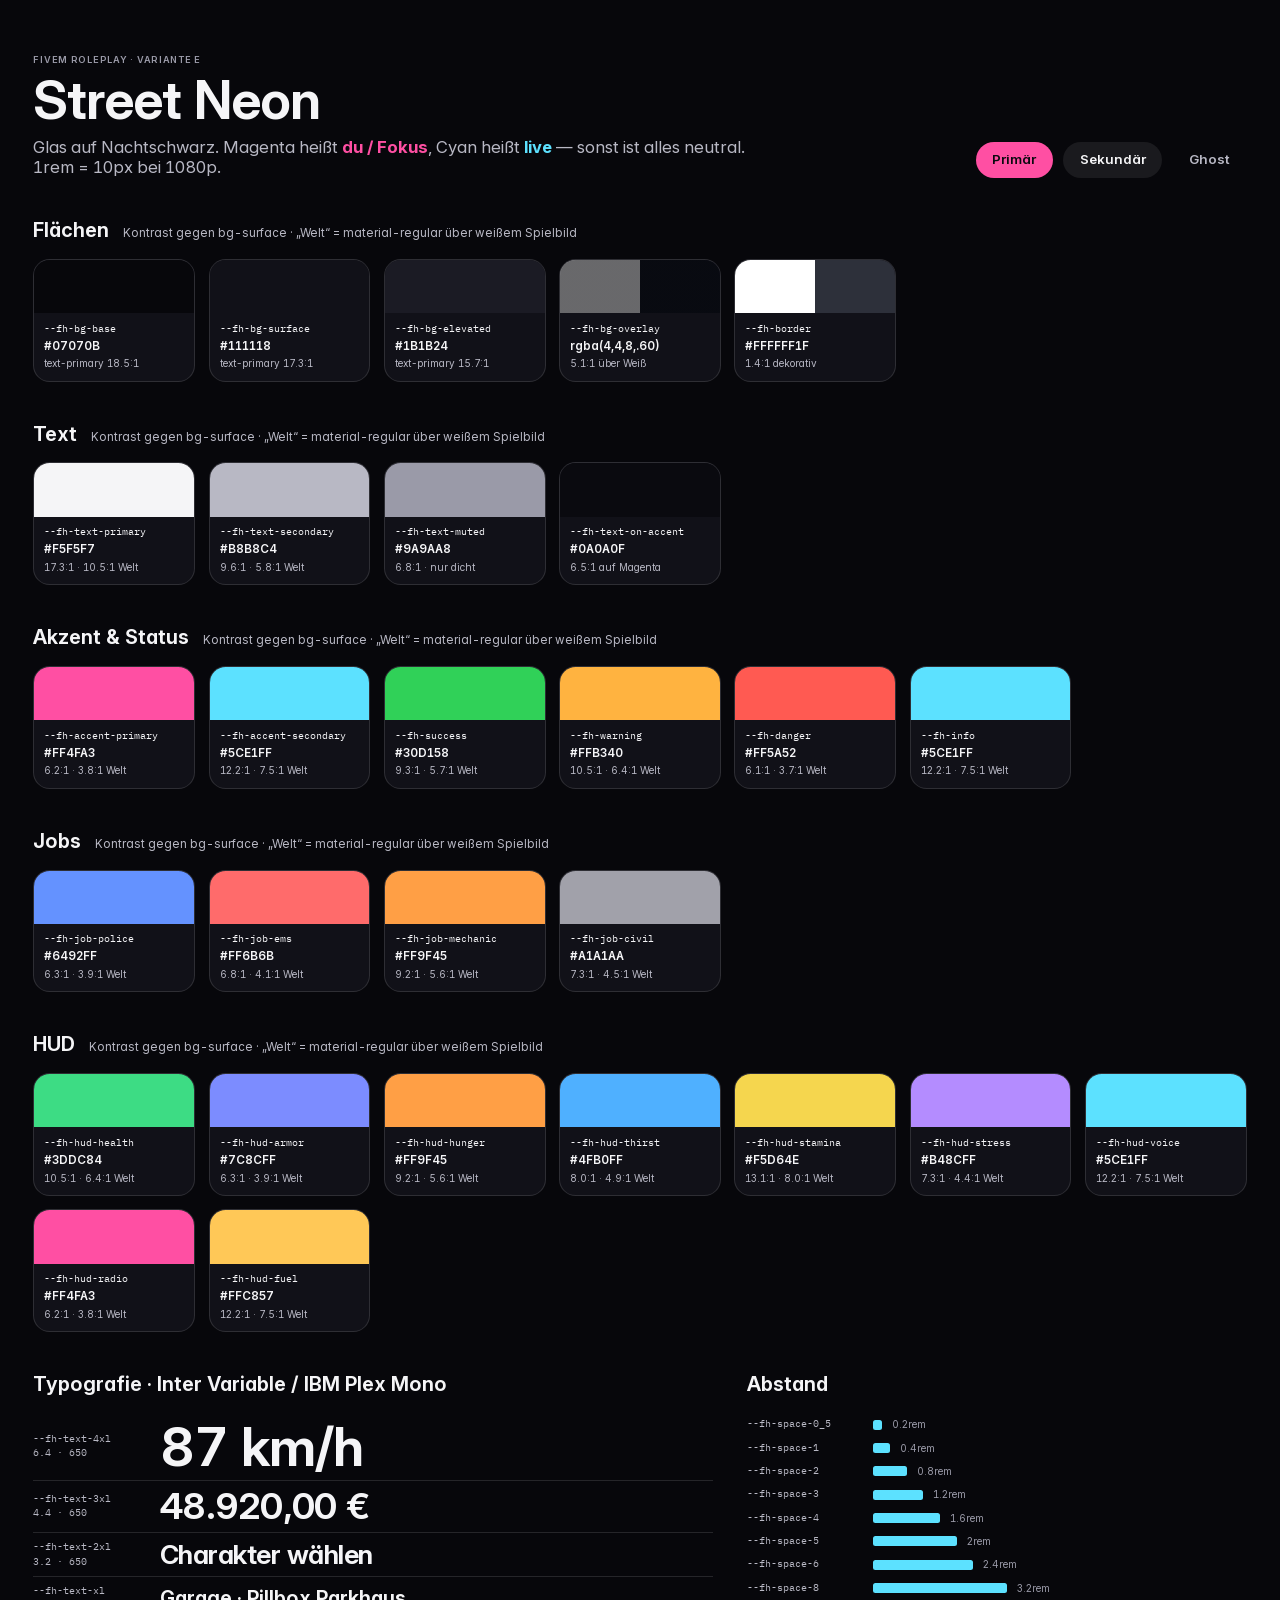
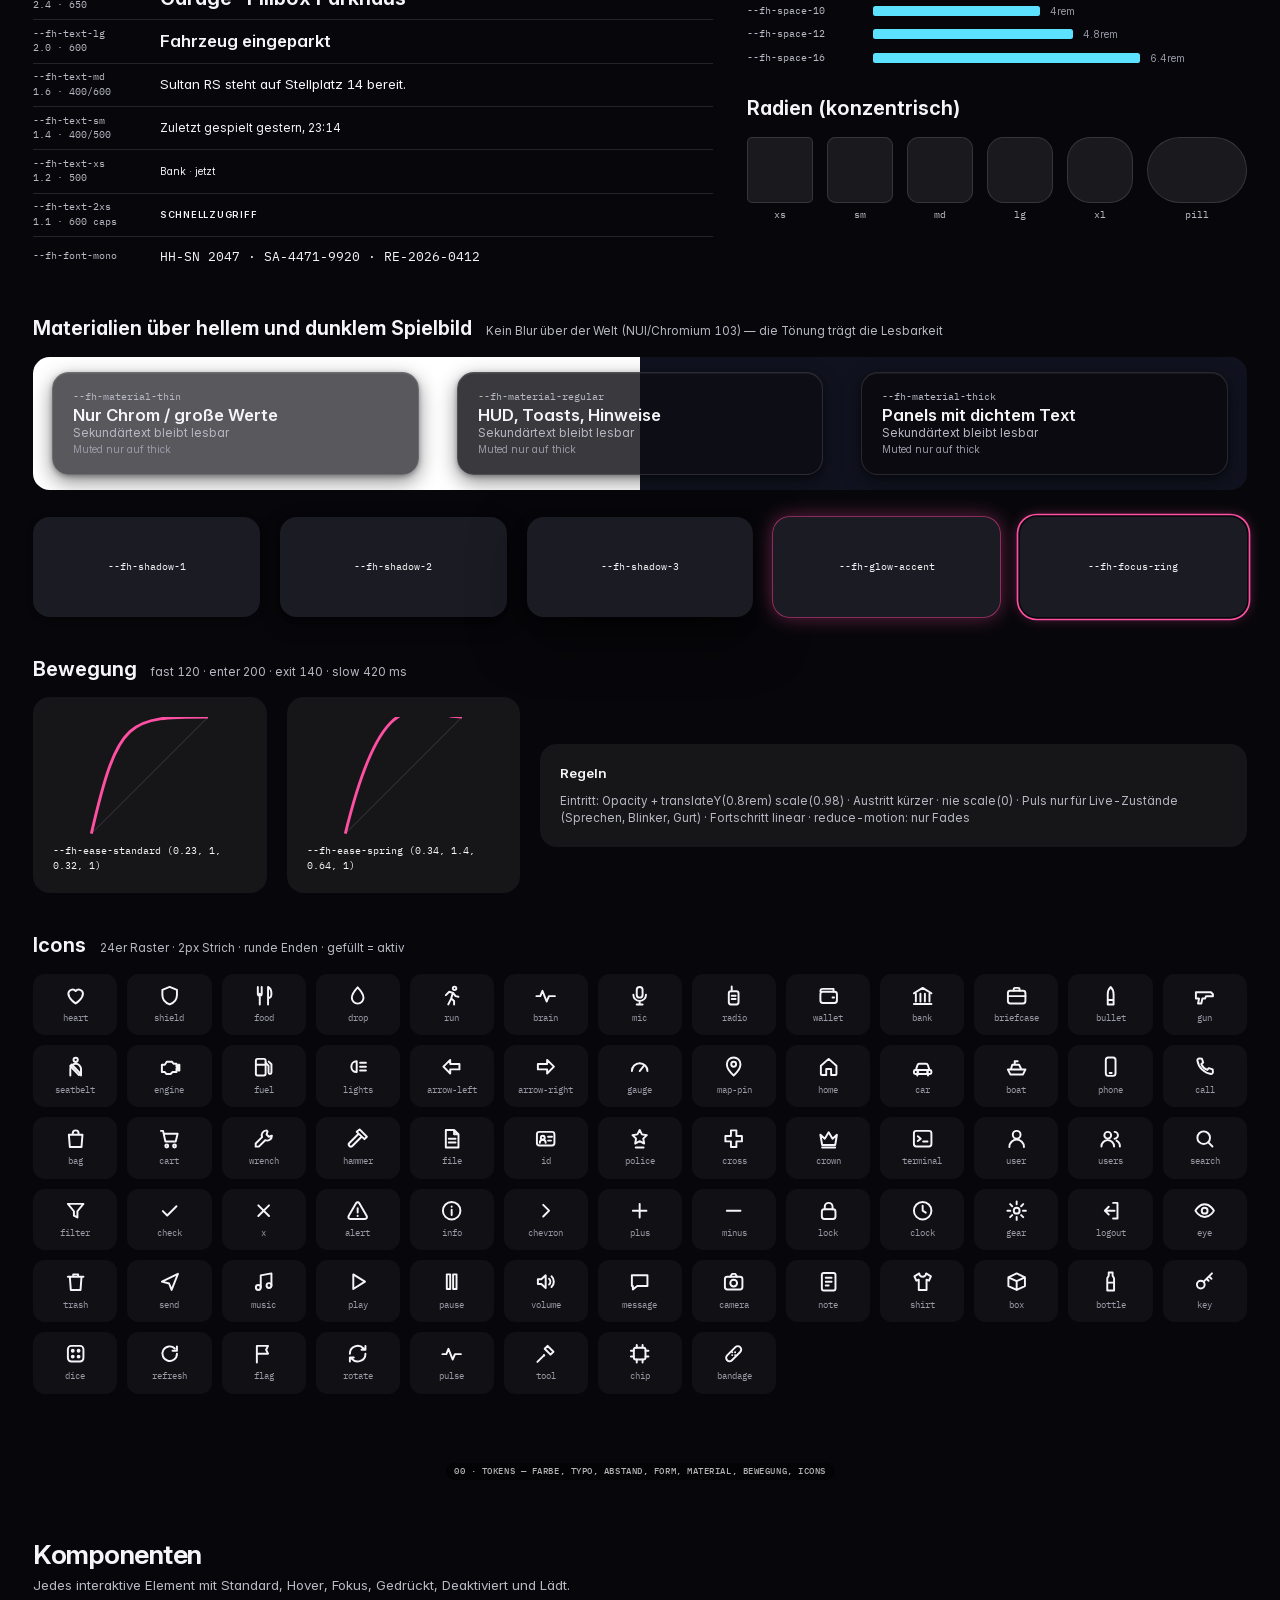
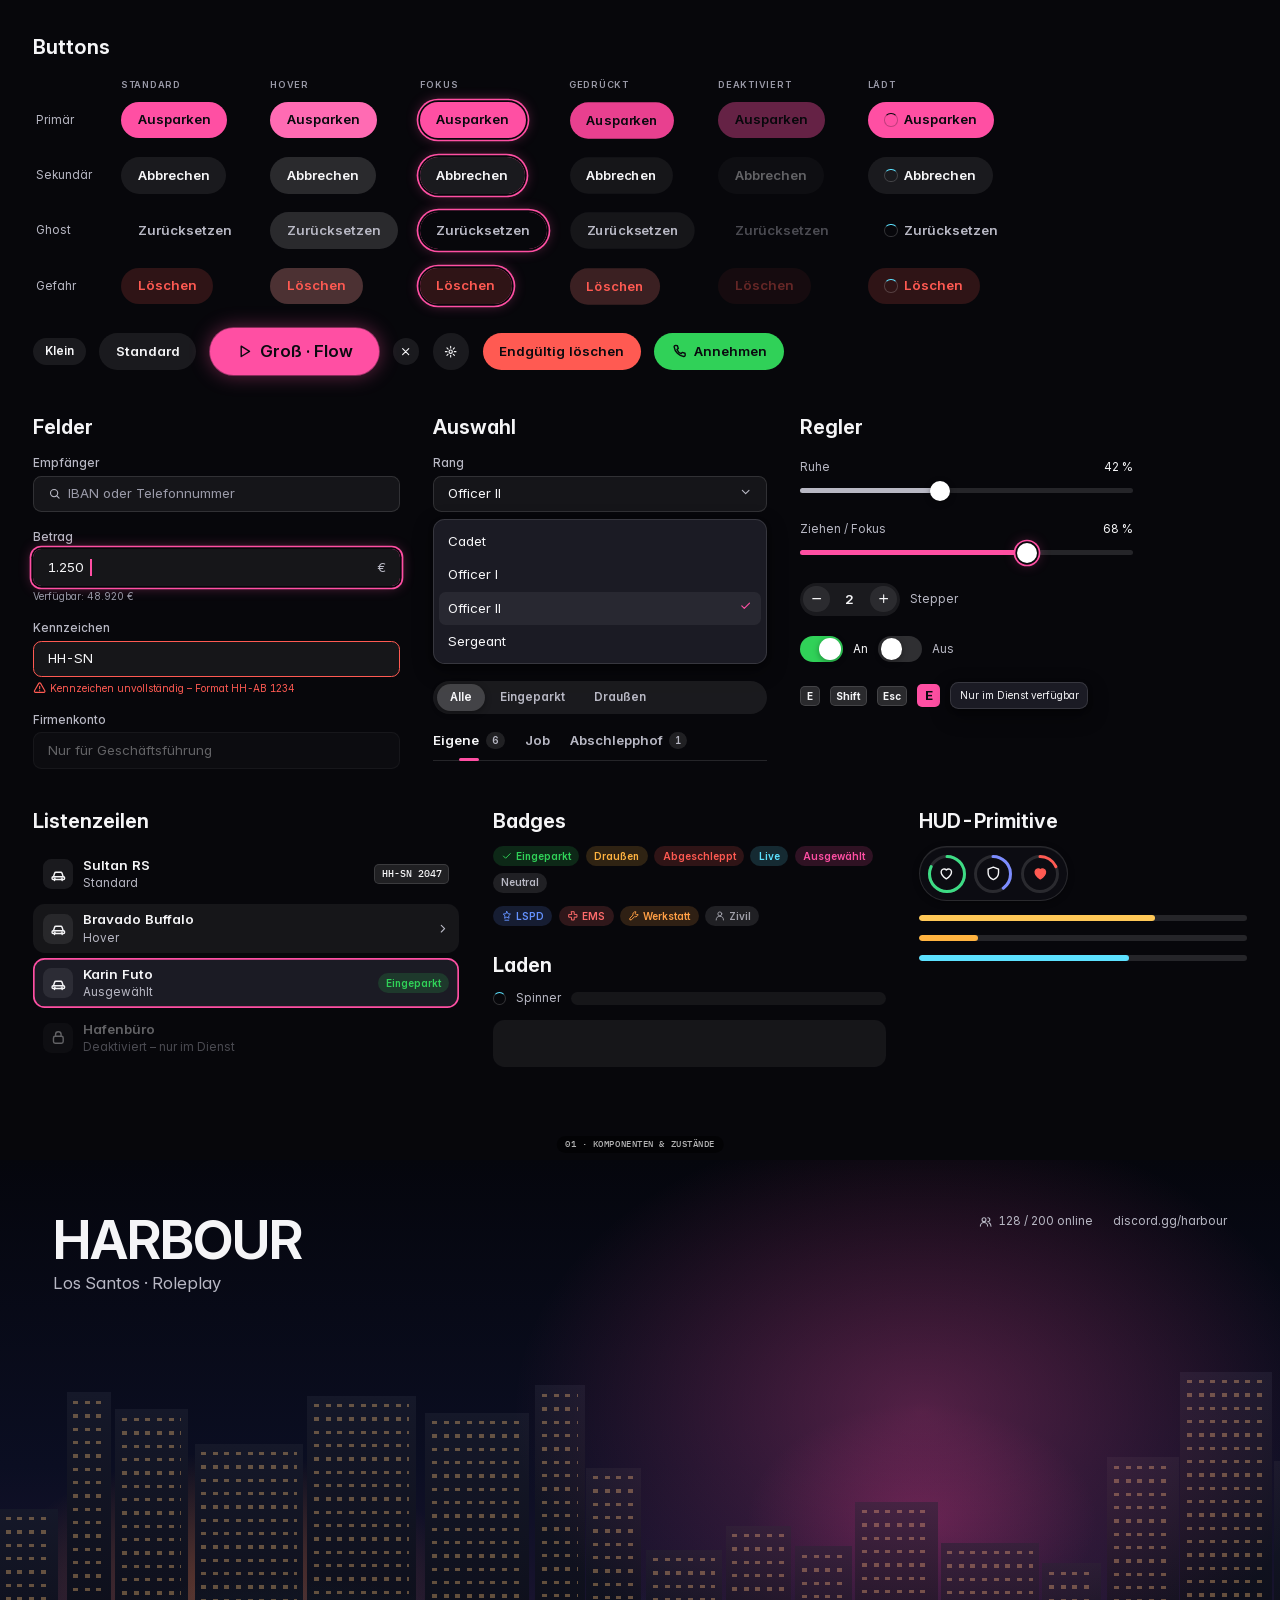
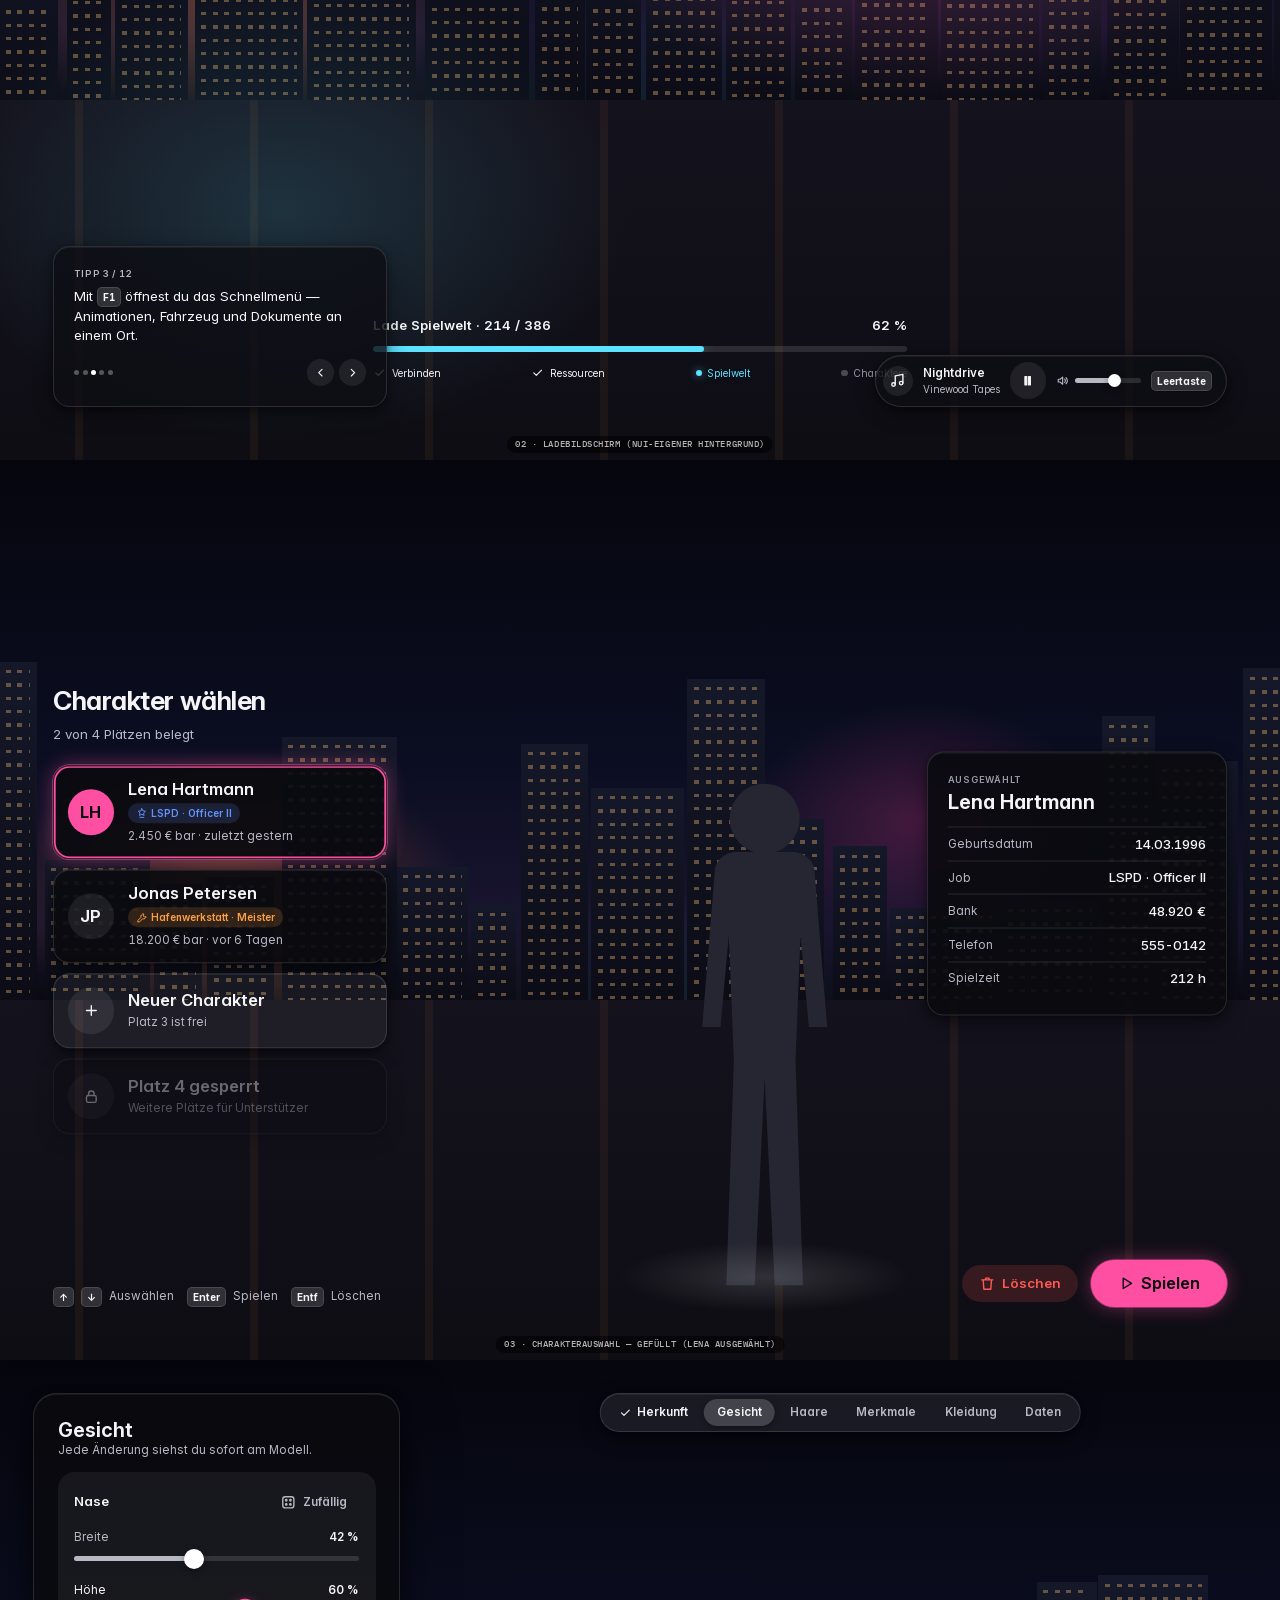
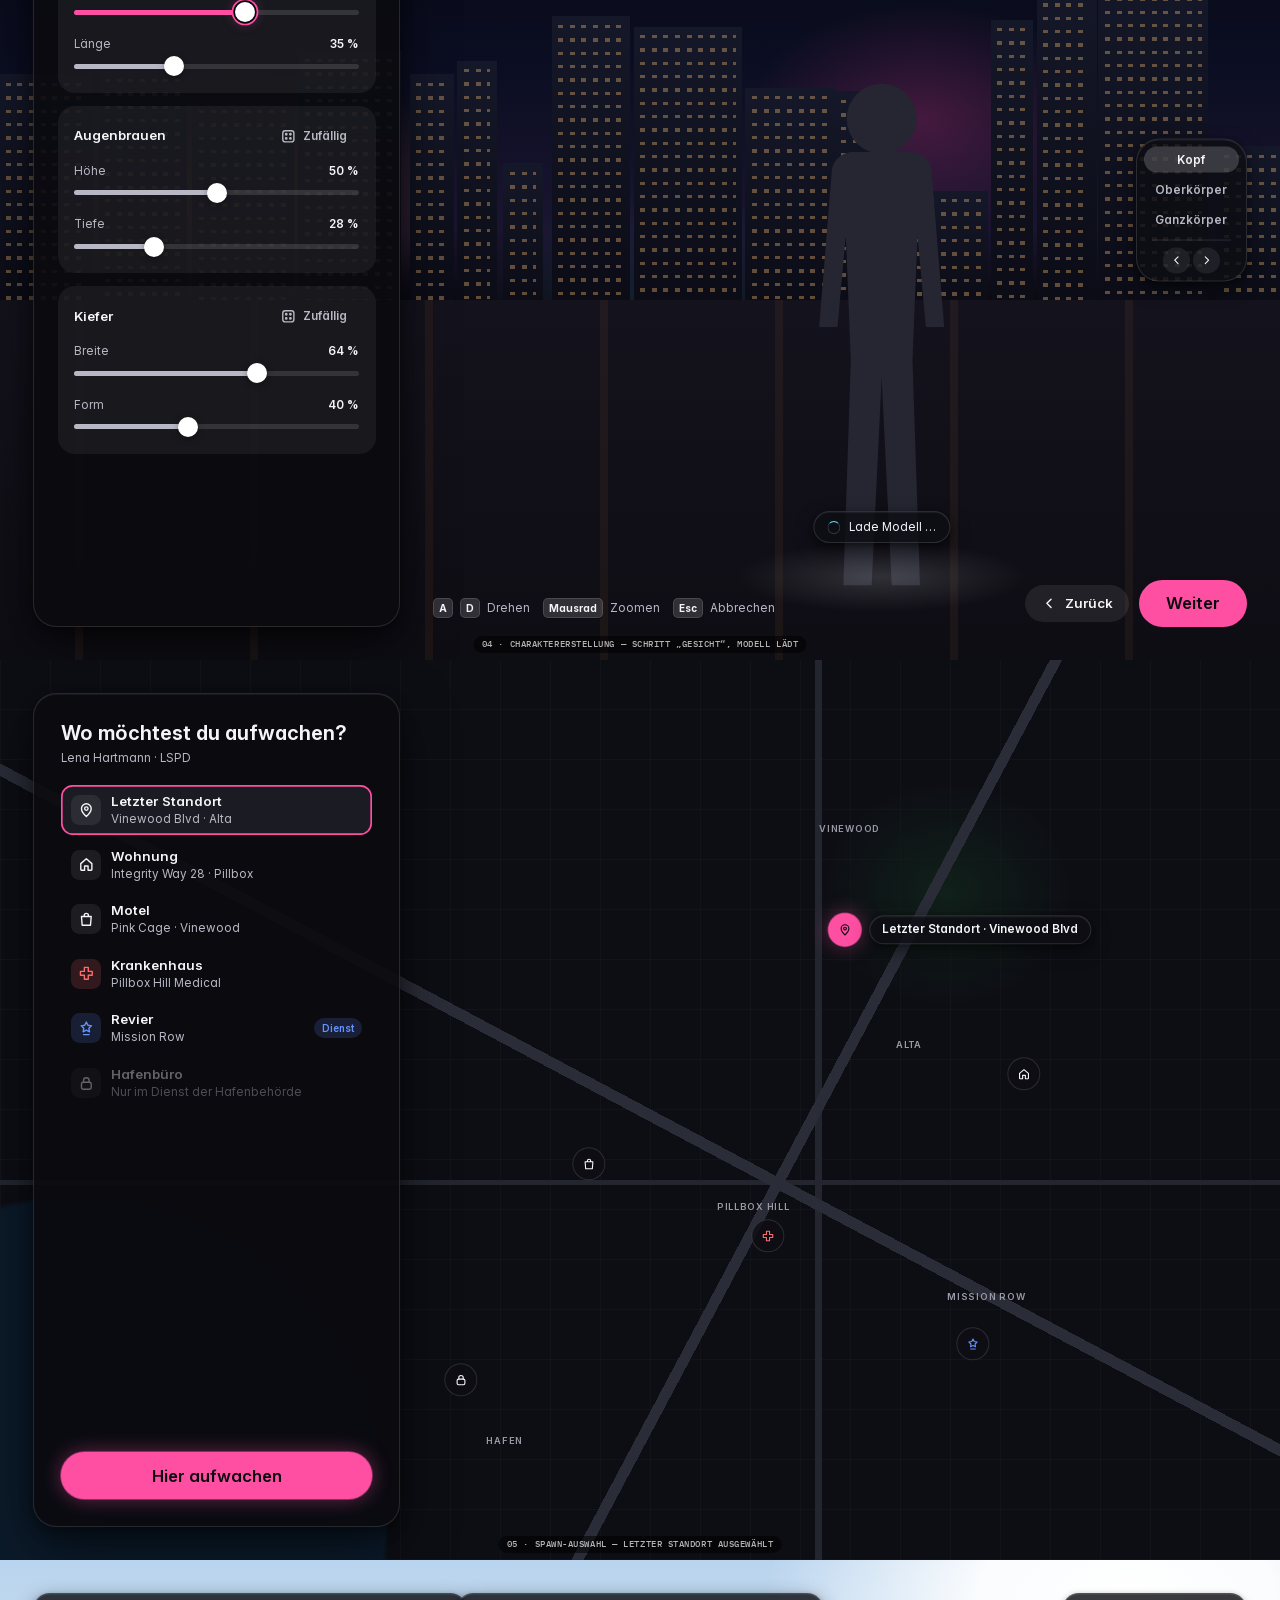
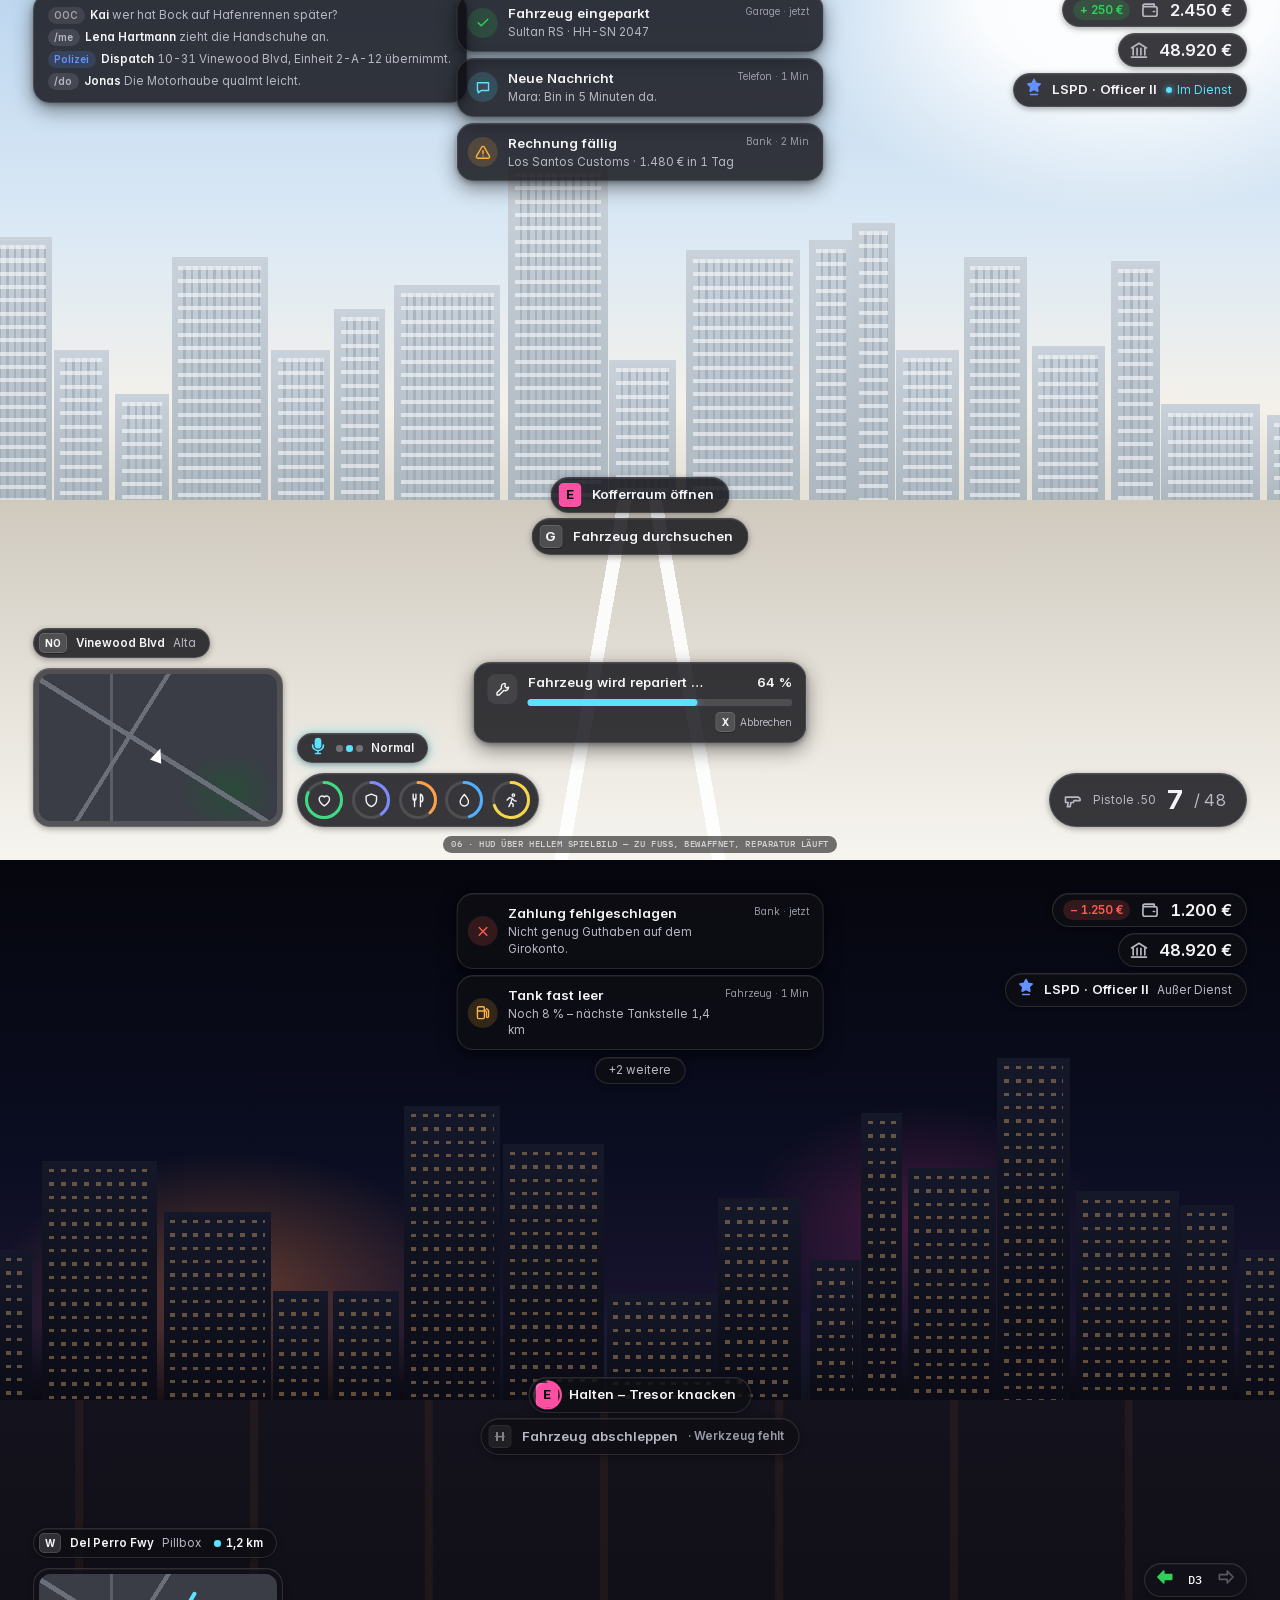
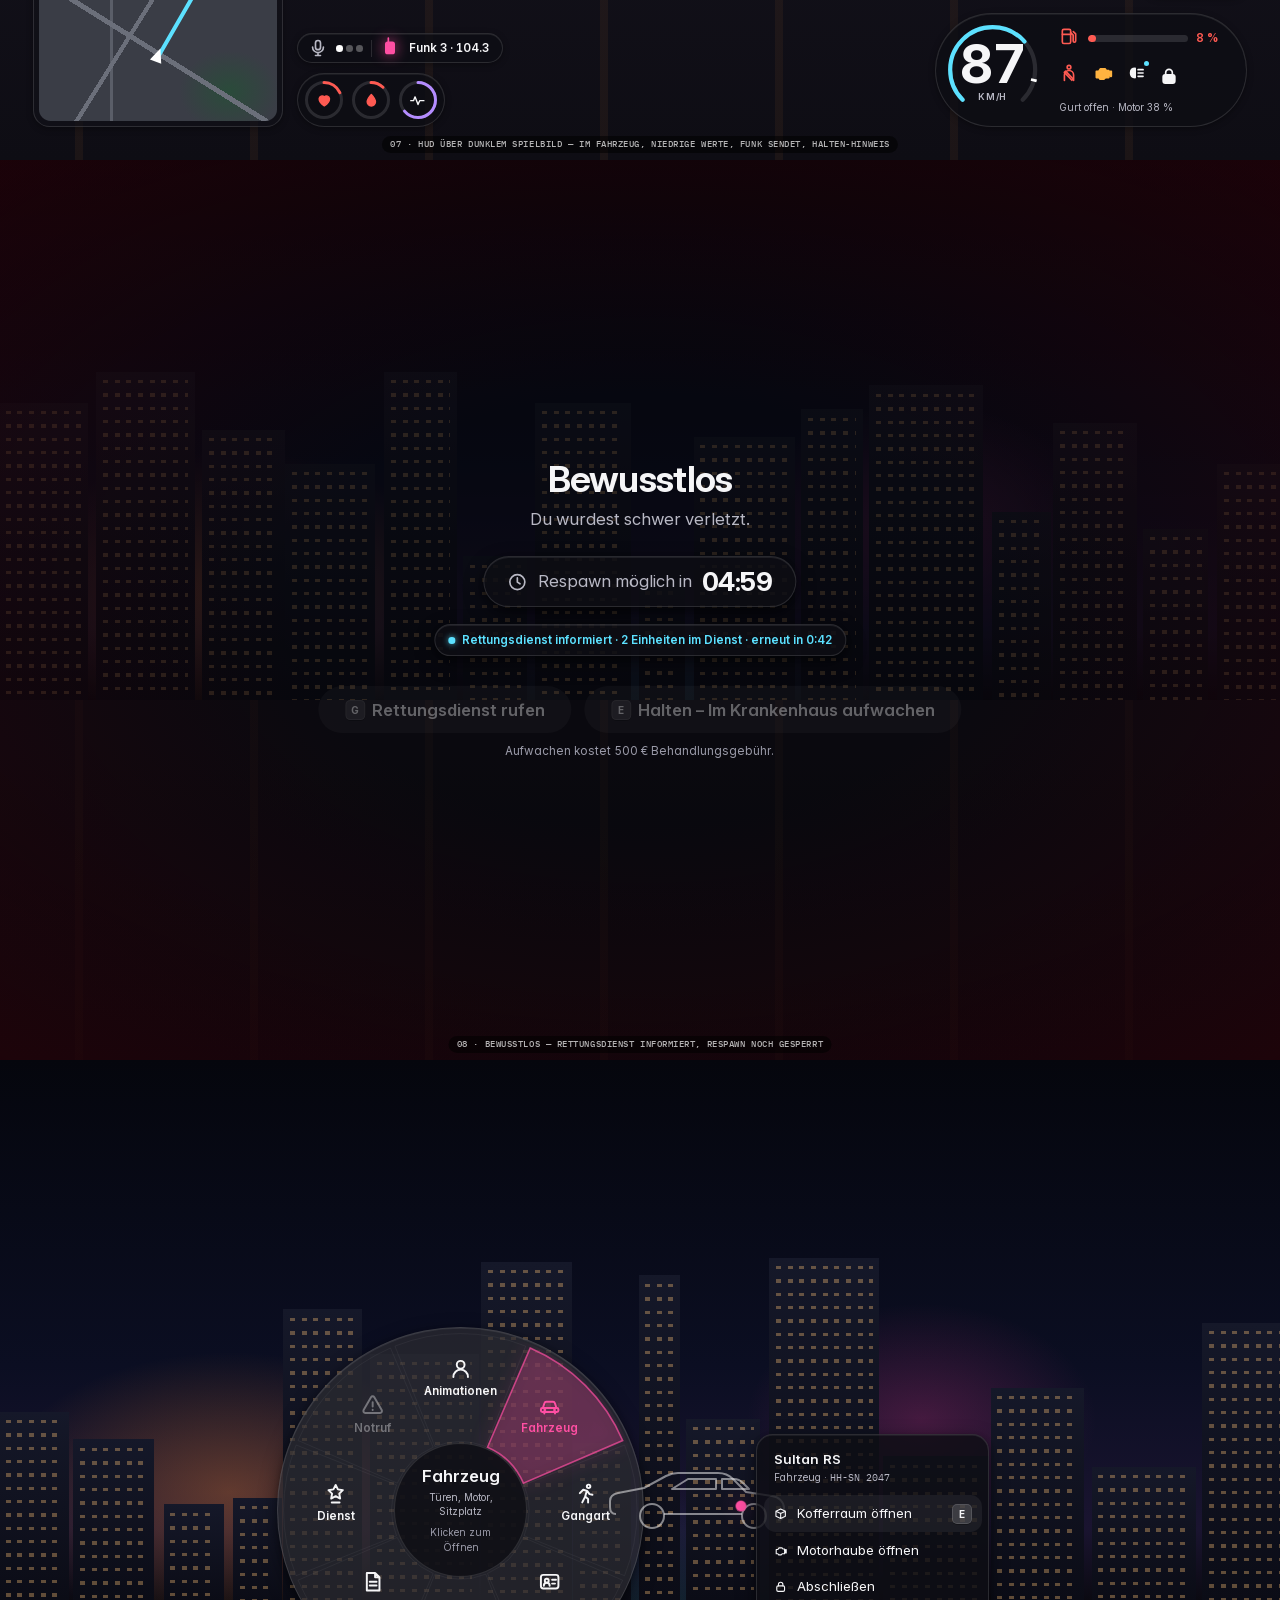
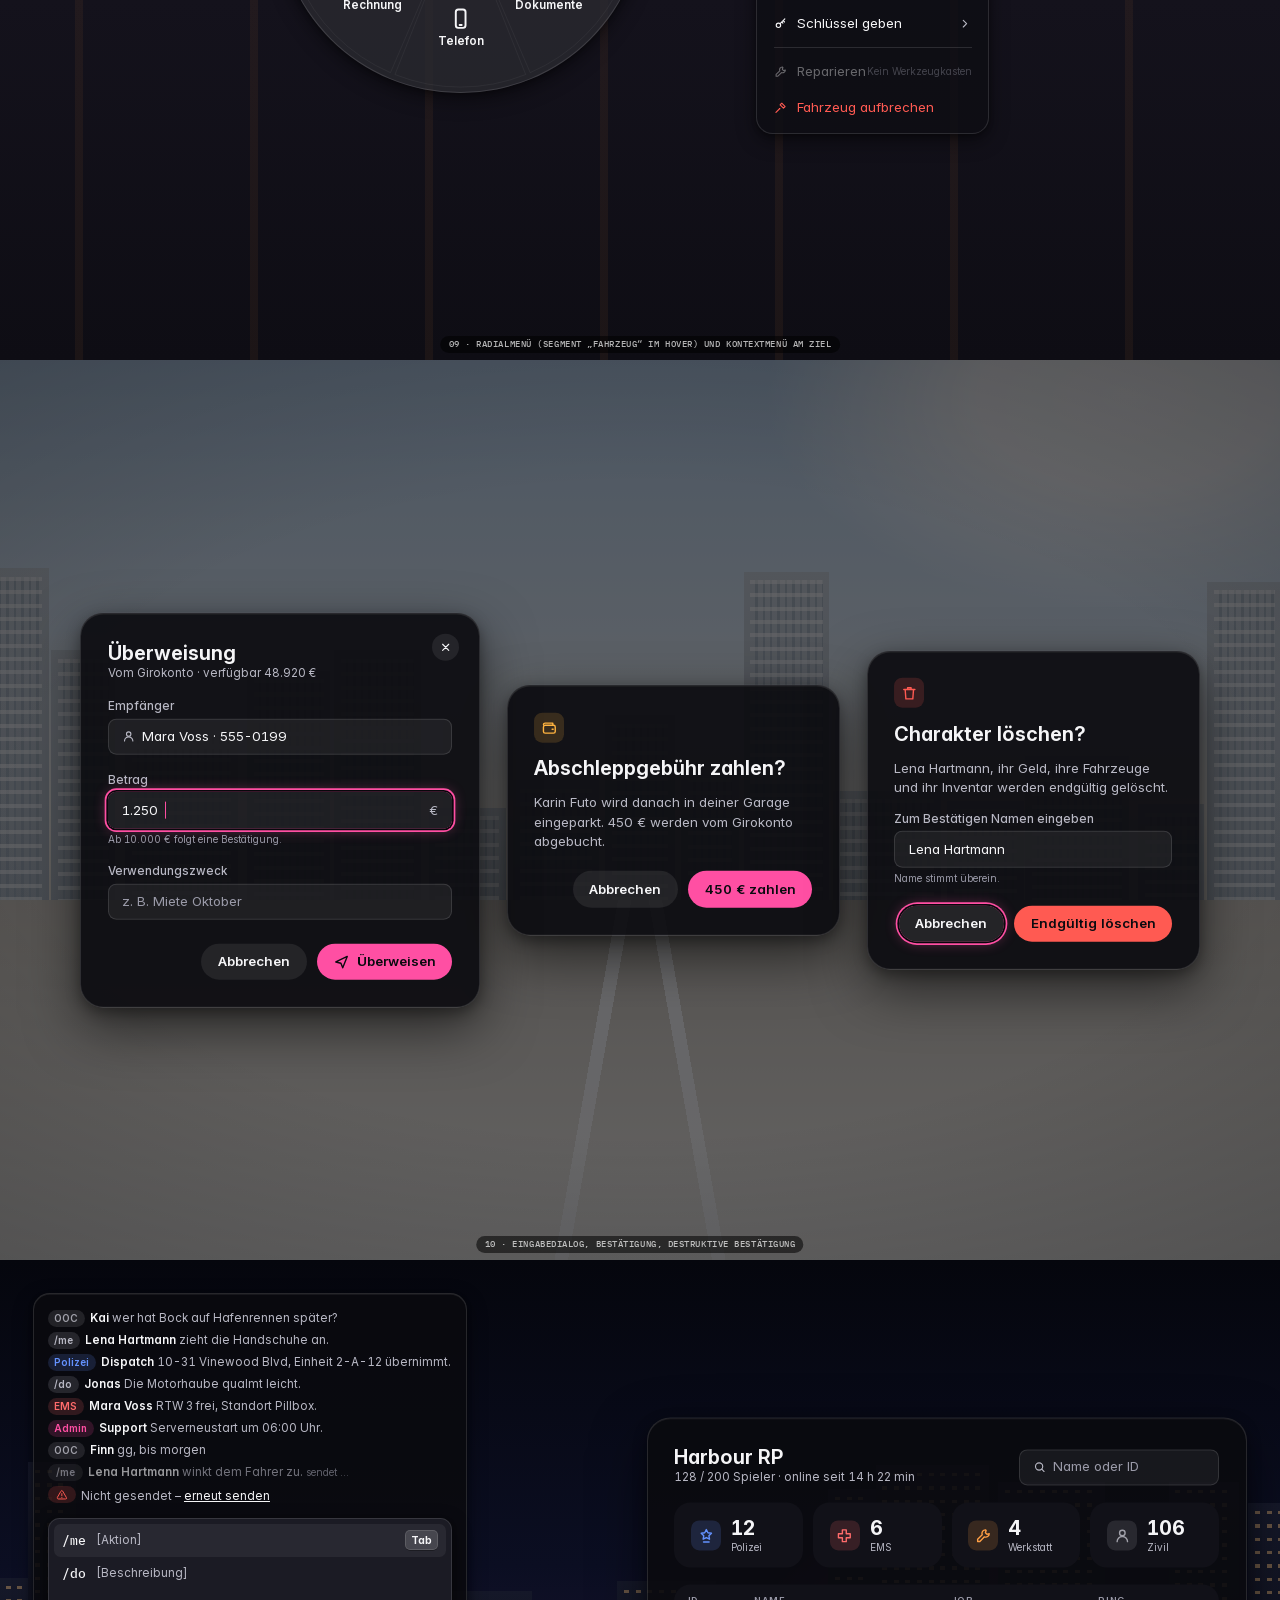
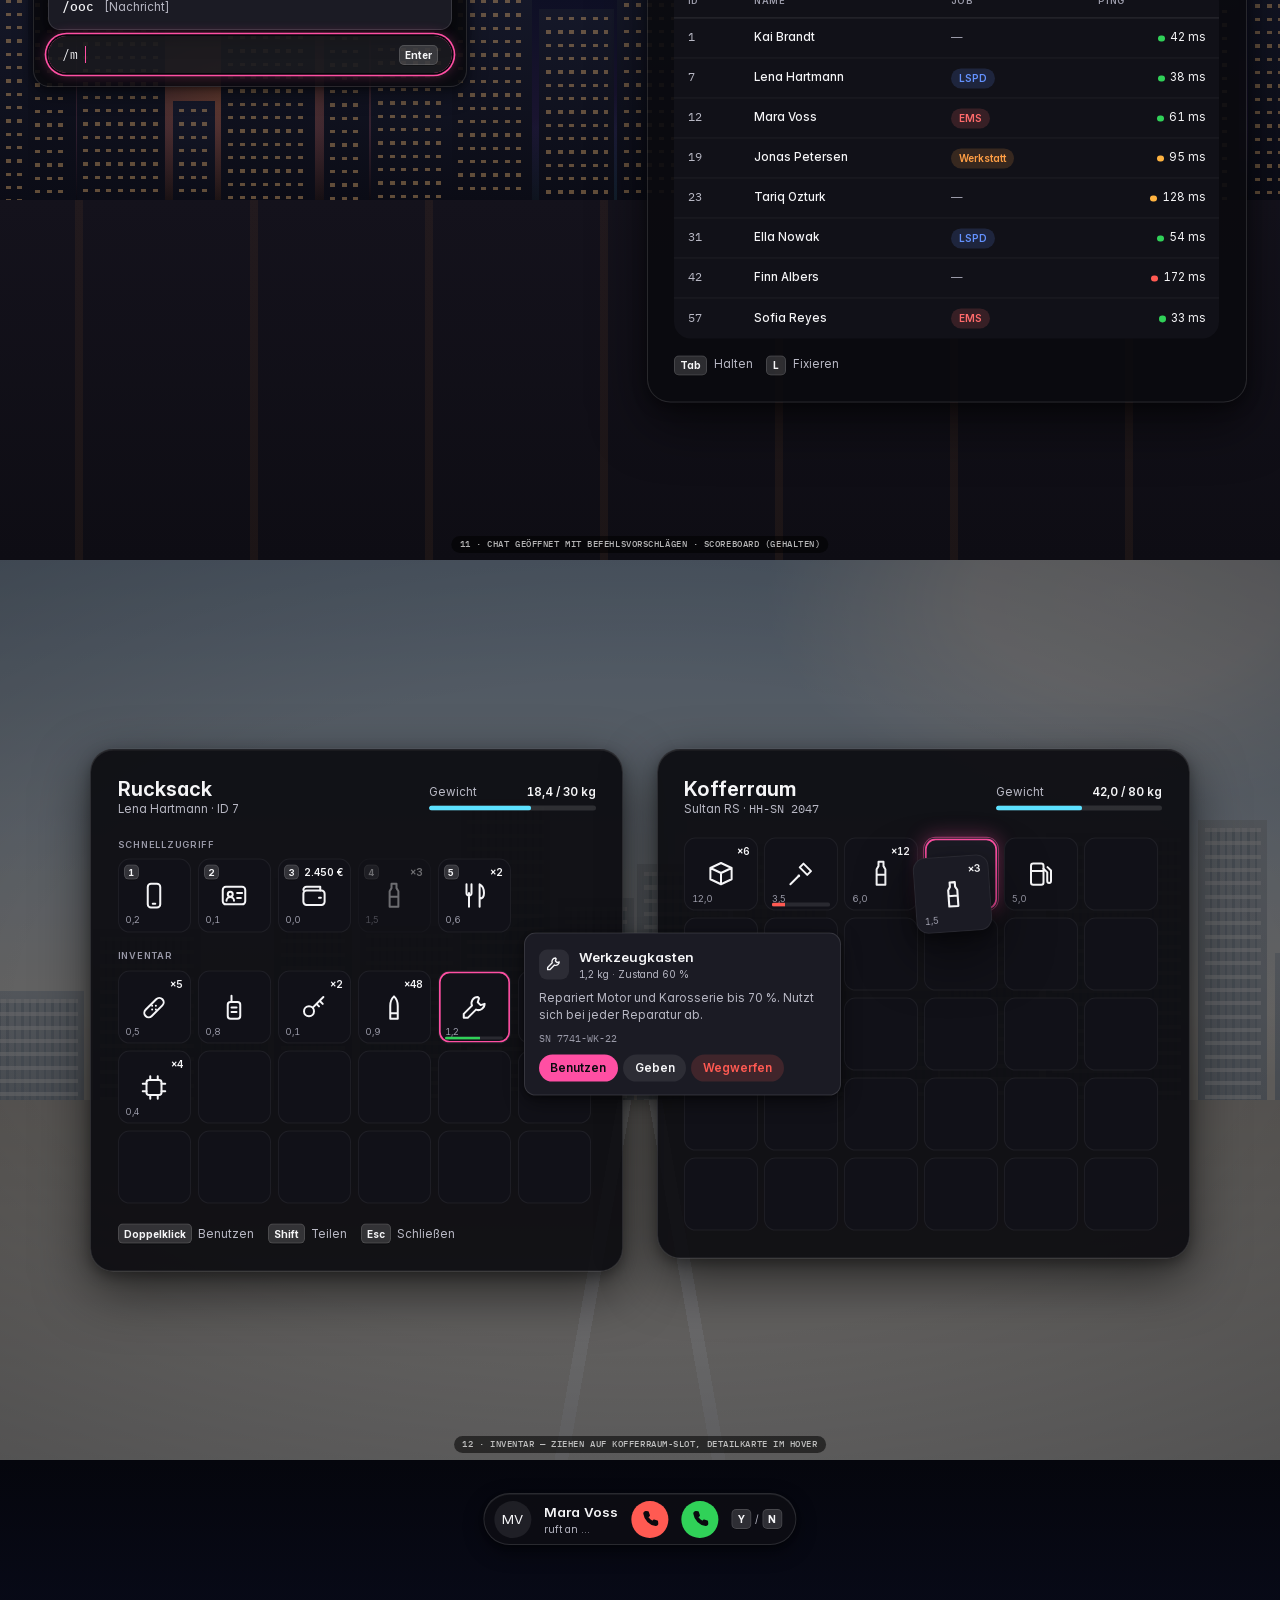
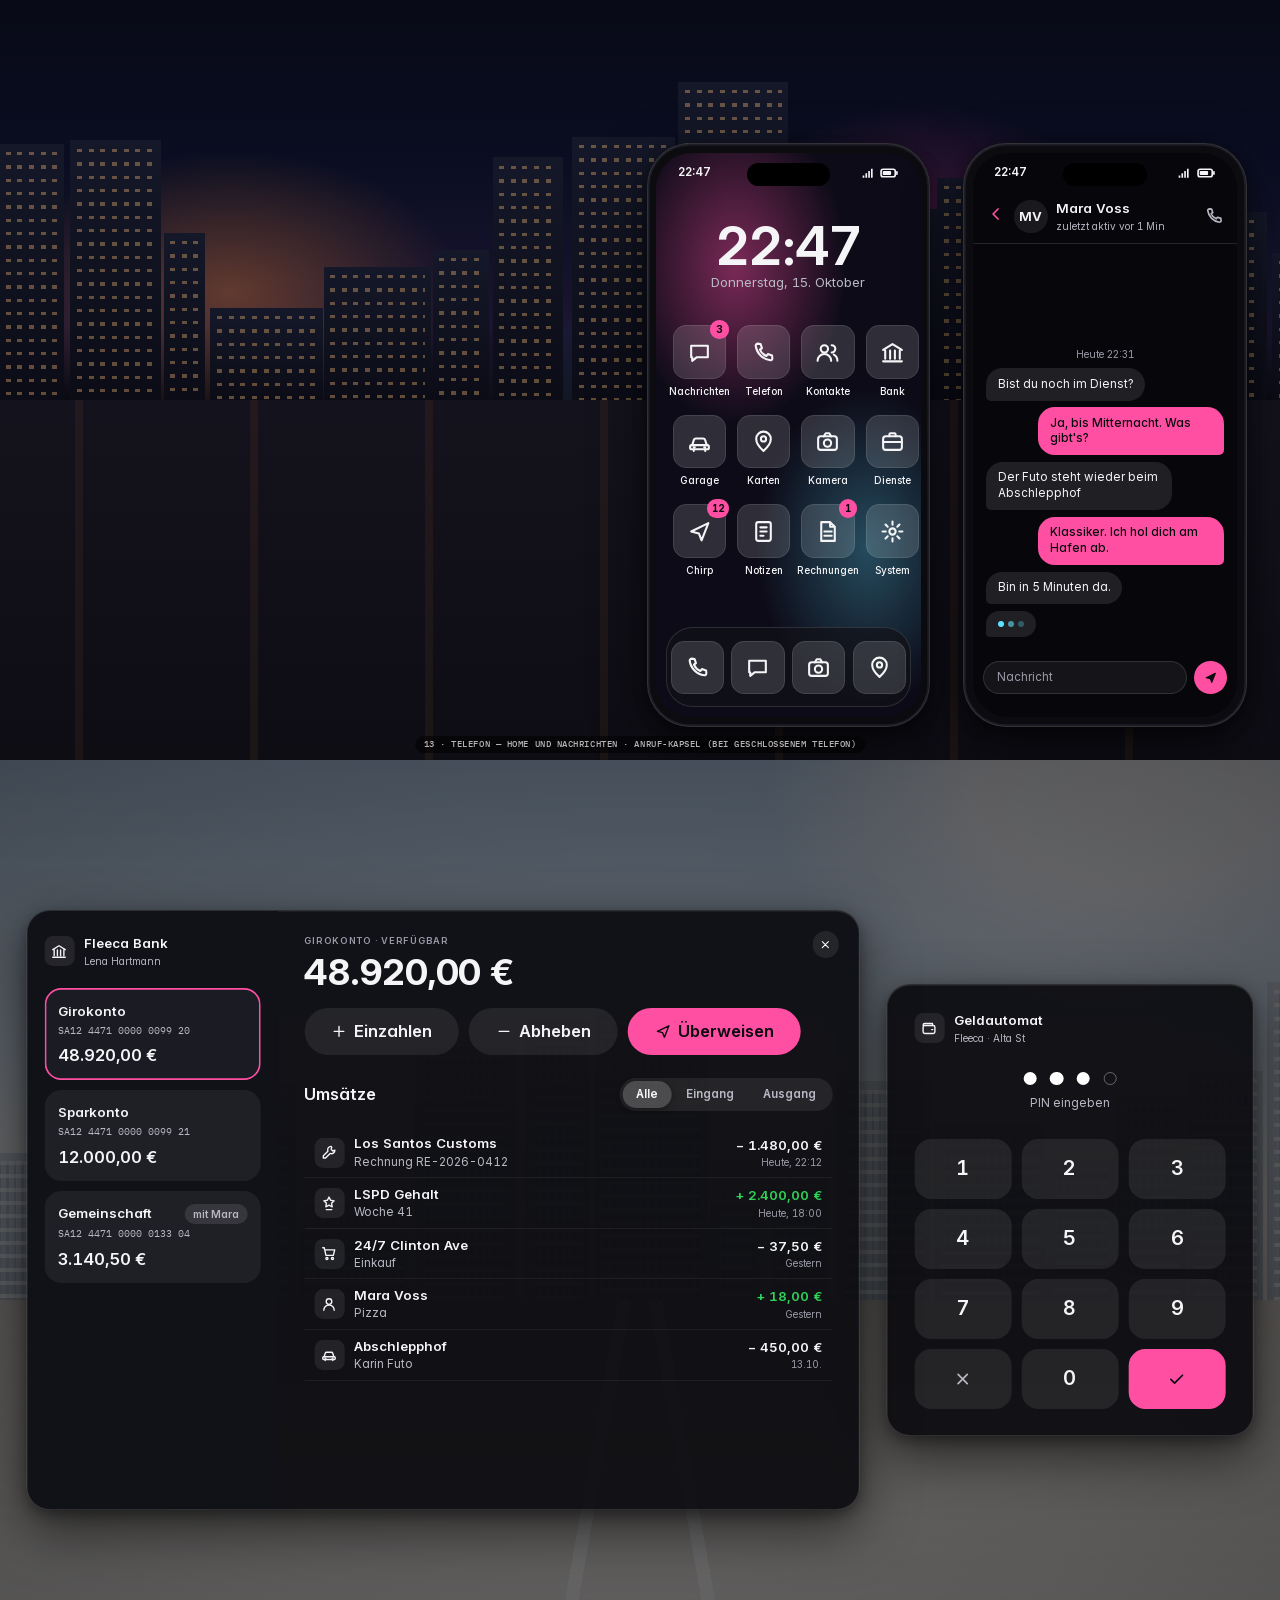
<file: apple-neon/index.html>
<!doctype html>
<html lang="de">
<head>
<meta charset="utf-8" />
<meta name="viewport" content="width=device-width, initial-scale=1" />
<title>FiveM Street Neon — Variant E preview</title>
<style>
@font-face { font-family: "Inter Variable"; src: url("fonts/InterVariable.woff2") format("woff2"); font-weight: 100 900; font-style: normal; font-display: block; }
@font-face { font-family: "IBM Plex Mono"; src: url("fonts/IBMPlexMono-Regular-latin.woff2") format("woff2"); font-weight: 400; font-display: block; }
@font-face { font-family: "IBM Plex Mono"; src: url("fonts/IBMPlexMono-Medium-latin.woff2") format("woff2"); font-weight: 500; font-display: block; }

html { font-size: clamp(8px, calc(100vh / 108), 16px); }

:root {
  --fh-bg-base: #07070B;
  --fh-bg-surface: #111118;
  --fh-bg-elevated: #1B1B24;
  --fh-bg-overlay: rgba(4, 4, 8, 0.60);
  --fh-border: rgba(255, 255, 255, 0.12);
  --fh-text-primary: #F5F5F7;
  --fh-text-secondary: #B8B8C4;
  --fh-text-muted: #9A9AA8;
  --fh-text-on-accent: #0A0A0F;
  --fh-accent-primary: #FF4FA3;
  --fh-accent-secondary: #5CE1FF;
  --fh-success: #30D158;
  --fh-warning: #FFB340;
  --fh-danger: #FF5A52;
  --fh-info: #5CE1FF;
  --fh-job-police: #6492FF;
  --fh-job-ems: #FF6B6B;
  --fh-job-mechanic: #FF9F45;
  --fh-job-civil: #A1A1AA;
  --fh-hud-health: #3DDC84;
  --fh-hud-armor: #7C8CFF;
  --fh-hud-hunger: #FF9F45;
  --fh-hud-thirst: #4FB0FF;
  --fh-hud-stamina: #F5D64E;
  --fh-hud-stress: #B48CFF;
  --fh-hud-voice: #5CE1FF;
  --fh-hud-radio: #FF4FA3;
  --fh-hud-fuel: #FFC857;

  --fh-font-sans: "Inter Variable", "Inter", system-ui, "Segoe UI", sans-serif;
  --fh-font-display: "Inter Variable", "Inter", system-ui, "Segoe UI", sans-serif;
  --fh-font-mono: "IBM Plex Mono", ui-monospace, Consolas, "Courier New", monospace;
  --fh-text-2xs: 1.1rem;
  --fh-text-xs: 1.2rem;
  --fh-text-sm: 1.4rem;
  --fh-text-md: 1.6rem;
  --fh-text-lg: 2rem;
  --fh-text-xl: 2.4rem;
  --fh-text-2xl: 3.2rem;
  --fh-text-3xl: 4.4rem;
  --fh-text-4xl: 6.4rem;
  --fh-weight-regular: 400;
  --fh-weight-medium: 500;
  --fh-weight-semibold: 600;
  --fh-weight-bold: 700;

  --fh-space-0_5: 0.2rem;
  --fh-space-1: 0.4rem;
  --fh-space-2: 0.8rem;
  --fh-space-3: 1.2rem;
  --fh-space-4: 1.6rem;
  --fh-space-5: 2rem;
  --fh-space-6: 2.4rem;
  --fh-space-8: 3.2rem;
  --fh-space-10: 4rem;
  --fh-space-12: 4.8rem;
  --fh-space-16: 6.4rem;

  --fh-radius-xs: 0.6rem;
  --fh-radius-sm: 1rem;
  --fh-radius-md: 1.4rem;
  --fh-radius-lg: 2rem;
  --fh-radius-xl: 2.8rem;
  --fh-radius-pill: 99.9rem;
  --fh-border-width: max(1px, 0.1rem);
  --fh-border-width-strong: 0.2rem;

  --fh-shadow-1: 0 0.2rem 0.8rem rgba(0, 0, 0, 0.35);
  --fh-shadow-2: 0 0.8rem 2.4rem rgba(0, 0, 0, 0.45), 0 0.2rem 0.6rem rgba(0, 0, 0, 0.30);
  --fh-shadow-3: 0 2.4rem 6.4rem rgba(0, 0, 0, 0.55), 0 0.6rem 1.6rem rgba(0, 0, 0, 0.35);
  --fh-glow-accent: 0 0 0 0.1rem rgba(255, 79, 163, 0.55), 0 0 2.4rem rgba(255, 79, 163, 0.40);
  --fh-focus-ring: 0 0 0 0.2rem var(--fh-bg-base), 0 0 0 0.4rem var(--fh-accent-primary), 0 0 1.6rem rgba(255, 79, 163, 0.45);

  --fh-blur-thin: 1.2rem;
  --fh-blur-regular: 2.4rem;
  --fh-blur-thick: 4rem;
  --fh-material-thin: rgba(18, 18, 25, 0.70);
  --fh-material-regular: rgba(14, 14, 20, 0.82);
  --fh-material-thick: rgba(10, 10, 15, 0.90);

  --fh-duration-fast: 120ms;
  --fh-duration-enter: 200ms;
  --fh-duration-exit: 140ms;
  --fh-duration-slow: 420ms;
  --fh-ease-standard: cubic-bezier(0.23, 1, 0.32, 1);
  --fh-ease-spring: cubic-bezier(0.34, 1.4, 0.64, 1);
}

/* ── Base ─────────────────────────────────────────────────────────── */
* { box-sizing: border-box; }
html, body { margin: 0; background: #000; }
body {
  font-family: var(--fh-font-sans); color: var(--fh-text-primary); font-size: var(--fh-text-md);
  line-height: 1.45; font-feature-settings: "tnum" 1, "cv11" 1; -webkit-font-smoothing: antialiased;
  font-optical-sizing: auto;
}
button, input { font: inherit; color: inherit; }
p { margin: 0; }
.mono { font-family: var(--fh-font-mono); font-feature-settings: normal; }
.t-2xs { font-size: var(--fh-text-2xs); } .t-xs { font-size: var(--fh-text-xs); } .t-sm { font-size: var(--fh-text-sm); }
.t-md { font-size: var(--fh-text-md); } .t-lg { font-size: var(--fh-text-lg); line-height: 1.25; } .t-xl { font-size: var(--fh-text-xl); line-height: 1.2; }
.t-2xl { font-size: var(--fh-text-2xl); line-height: 1.1; letter-spacing: -0.02em; } .t-3xl { font-size: var(--fh-text-3xl); line-height: 1.05; letter-spacing: -0.02em; }
.t-4xl { font-size: var(--fh-text-4xl); line-height: 1; letter-spacing: -0.02em; }
.w4 { font-weight: 400; } .w5 { font-weight: 500; } .w6 { font-weight: 600; } .w65 { font-weight: 650; } .w7 { font-weight: 700; }
.sec { color: var(--fh-text-secondary); } .mut { color: var(--fh-text-muted); }
.caps { font-size: var(--fh-text-2xs); text-transform: uppercase; letter-spacing: 0.08em; font-weight: 600; color: var(--fh-text-muted); }
.row { display: flex; align-items: center; gap: var(--fh-space-3); }
.col { display: flex; flex-direction: column; gap: var(--fh-space-3); }
.grow { flex: 1; min-width: 0; } .between { justify-content: space-between; } .end { justify-content: flex-end; }
.abs { position: absolute; }
.nowrap { white-space: nowrap; }
.ellipsis { white-space: nowrap; overflow: hidden; text-overflow: ellipsis; }
.tr { text-align: right; } .tc { text-align: center; }
.divider { height: var(--fh-border-width); background: var(--fh-border); border: 0; margin: 0; }

/* ── Icons ────────────────────────────────────────────────────────── */
.ico { width: 2rem; height: 2rem; flex: none; fill: none; stroke: currentColor; stroke-width: 2; stroke-linecap: round; stroke-linejoin: round; }
.ico.s16 { width: 1.6rem; height: 1.6rem; } .ico.s24 { width: 2.4rem; height: 2.4rem; } .ico.s28 { width: 2.8rem; height: 2.8rem; }
.ico.s32 { width: 3.2rem; height: 3.2rem; } .ico.s48 { width: 4.8rem; height: 4.8rem; stroke-width: 1.5; }
.ico.fill { --if: currentColor; }

/* ── Boards & worlds ──────────────────────────────────────────────── */
.board { position: relative; width: 100vw; height: 100vh; overflow: hidden; isolation: isolate; }
.board.auto { height: auto; min-height: 100vh; }
.board-label {
  position: absolute; left: 50%; bottom: 0.8rem; transform: translateX(-50%); z-index: 90;
  font: 500 var(--fh-text-2xs)/1 var(--fh-font-mono); letter-spacing: 0.06em; text-transform: uppercase;
  color: rgba(255, 255, 255, 0.7); background: rgba(0, 0, 0, 0.55); padding: 0.5rem 1rem; border-radius: var(--fh-radius-pill); white-space: nowrap;
}
.world-day {
  background:
    radial-gradient(60rem 36rem at 88% 4%, #ffffff 0%, rgba(255, 255, 255, 0.92) 30%, rgba(255, 255, 255, 0) 72%),
    linear-gradient(180deg, #b9d4ee 0%, #dbe9f5 30%, #f4f1ea 50%, #e7e2d8 58%, #ddd8cd 100%);
}
.world-night {
  background:
    radial-gradient(40rem 24rem at 18% 48%, rgba(255, 140, 50, 0.32), transparent 70%),
    radial-gradient(30rem 20rem at 72% 40%, rgba(255, 60, 150, 0.22), transparent 70%),
    radial-gradient(36rem 22rem at 52% 62%, rgba(70, 200, 255, 0.14), transparent 70%),
    linear-gradient(180deg, #05060d 0%, #0b0e22 34%, #1a1430 52%, #0b0a12 60%, #121018 100%);
}
.city { position: absolute; left: 0; right: 0; top: 22%; height: 38%; z-index: -1; }
.city i { position: absolute; bottom: 0; display: block; }
.world-day .city i { background: linear-gradient(180deg, #c9d2da, #aeb8c1); }
.world-day .city i::after { content: ""; position: absolute; inset: 1rem 0.8rem 0; background: repeating-linear-gradient(180deg, rgba(255, 255, 255, 0.55) 0 0.5rem, transparent 0.5rem 1.6rem), repeating-linear-gradient(90deg, transparent 0 0.6rem, rgba(150, 165, 178, 0.6) 0.6rem 0.9rem); }
.world-night .city i { background: linear-gradient(180deg, #151829, #0b0c16); }
.world-night .city i::after { content: ""; position: absolute; inset: 1rem 0.8rem 0; background: repeating-linear-gradient(180deg, rgba(255, 196, 120, 0.5) 0 0.4rem, transparent 0.4rem 1.6rem); -webkit-mask: repeating-linear-gradient(90deg, #000 0 0.6rem, transparent 0.6rem 1.4rem); mask: repeating-linear-gradient(90deg, #000 0 0.6rem, transparent 0.6rem 1.4rem); opacity: 0.7; }
.road { position: absolute; left: 0; right: 0; bottom: 0; height: 40%; z-index: -1; }
.world-day .road {
  background:
    linear-gradient(100deg, transparent 0 46%, rgba(255, 255, 255, 0.9) 46% 47%, transparent 47% 100%),
    linear-gradient(80deg, transparent 0 53%, rgba(255, 255, 255, 0.9) 53% 54%, transparent 54% 100%),
    linear-gradient(180deg, #cfc9be 0%, #e9e5dd 60%, #f7f5f0 100%);
}
.world-night .road {
  background:
    repeating-linear-gradient(90deg, transparent 0 9rem, rgba(255, 150, 60, 0.06) 9rem 10rem, transparent 10rem 21rem),
    linear-gradient(180deg, #14121c 0%, #0e0d14 100%);
}
.scrim { position: absolute; inset: 0; background: radial-gradient(120% 90% at 50% 50%, transparent 40%, rgba(0, 0, 0, 0.35)), var(--fh-bg-overlay); }
.ped { position: absolute; width: 22rem; height: 62rem; bottom: 8rem; }
.ped::before { content: ""; position: absolute; left: -14rem; right: -14rem; bottom: -4rem; height: 12rem; background: radial-gradient(50% 50% at 50% 50%, rgba(255, 255, 255, 0.14), transparent 70%); }
.ped svg { width: 100%; height: 100%; fill: #262632; }

/* ── Materials ────────────────────────────────────────────────────── */
.m-thin { background: var(--fh-material-thin); } .m-reg { background: var(--fh-material-regular); } .m-thick { background: var(--fh-material-thick); }
.glass { border: var(--fh-border-width) solid var(--fh-border); box-shadow: inset 0 0.1rem 0 rgba(255, 255, 255, 0.08), var(--fh-shadow-2); }
.glass.sh1 { box-shadow: inset 0 0.1rem 0 rgba(255, 255, 255, 0.08), var(--fh-shadow-1); }
.glass.sh3 { box-shadow: inset 0 0.1rem 0 rgba(255, 255, 255, 0.08), var(--fh-shadow-3); }
.blur-thin { -webkit-backdrop-filter: blur(var(--fh-blur-thin)) saturate(160%); backdrop-filter: blur(var(--fh-blur-thin)) saturate(160%); }
.blur-reg { -webkit-backdrop-filter: blur(var(--fh-blur-regular)) saturate(160%); backdrop-filter: blur(var(--fh-blur-regular)) saturate(160%); }
.blur-thick { -webkit-backdrop-filter: blur(var(--fh-blur-thick)) saturate(160%); backdrop-filter: blur(var(--fh-blur-thick)) saturate(160%); }
.capsule { border-radius: var(--fh-radius-pill); }
.panel { border-radius: var(--fh-radius-xl); padding: var(--fh-space-8); background: var(--fh-material-thick); border: var(--fh-border-width) solid var(--fh-border); box-shadow: inset 0 0.1rem 0 rgba(255, 255, 255, 0.08), var(--fh-shadow-3); }
.card { border-radius: var(--fh-radius-lg); background: rgba(255, 255, 255, 0.06); padding: var(--fh-space-6); }
.well { border-radius: var(--fh-radius-lg); background: var(--fh-bg-surface); }
.panel-head { display: flex; align-items: flex-start; gap: var(--fh-space-4); margin-bottom: var(--fh-space-6); }
.panel-foot { display: flex; align-items: center; gap: var(--fh-space-3); margin-top: var(--fh-space-6); }
.tint { position: relative; isolation: isolate; }
.tint::before { content: ""; position: absolute; inset: 0; border-radius: inherit; background: currentColor; opacity: 0.16; z-index: -1; }

/* ── Controls ─────────────────────────────────────────────────────── */
.btn {
  display: inline-flex; align-items: center; justify-content: center; gap: var(--fh-space-2); height: 4.4rem; padding: 0 var(--fh-space-5);
  border-radius: var(--fh-radius-pill); border: 0; background: rgba(255, 255, 255, 0.08); color: var(--fh-text-primary);
  font-size: var(--fh-text-md); font-weight: var(--fh-weight-semibold); white-space: nowrap; cursor: pointer;
  transition: background-color var(--fh-duration-fast) var(--fh-ease-standard), box-shadow var(--fh-duration-fast) var(--fh-ease-standard), transform var(--fh-duration-fast) var(--fh-ease-standard);
}
.btn:hover, .btn.is-hover { background: rgba(255, 255, 255, 0.14); }
.btn:focus-visible, .btn.is-focus { outline: none; box-shadow: var(--fh-focus-ring); }
.btn.is-pressed { background: rgba(255, 255, 255, 0.06); transform: scale(0.98); }
.btn-primary { background: var(--fh-accent-primary); color: var(--fh-text-on-accent); }
.btn-primary:hover, .btn-primary.is-hover { background: #FF6BB3; }
.btn-primary.is-pressed { background: #E8408F; }
.btn-primary.hero { box-shadow: var(--fh-glow-accent); }
.btn-ghost { background: transparent; color: var(--fh-text-secondary); }
.btn-danger { position: relative; isolation: isolate; background: transparent; color: var(--fh-danger); }
.btn-danger::before { content: ""; position: absolute; inset: 0; border-radius: inherit; background: currentColor; opacity: 0.16; z-index: -1; }
.btn-danger-solid { background: var(--fh-danger); color: var(--fh-text-on-accent); }
.btn-success-solid { background: var(--fh-success); color: var(--fh-text-on-accent); }
.btn[disabled], .btn.is-disabled { opacity: 0.38; cursor: not-allowed; }
.btn-sm { height: 3.2rem; padding: 0 1.4rem; font-size: var(--fh-text-sm); }
.btn-lg { height: 5.6rem; padding: 0 var(--fh-space-8); font-size: var(--fh-text-lg); }
.btn-block { width: 100%; }
.icon-btn { width: 3.2rem; height: 3.2rem; padding: 0; border-radius: 50%; }
.icon-btn.lg { width: 4.4rem; height: 4.4rem; }
.spinner { width: 1.6rem; height: 1.6rem; border-radius: 50%; border: 0.2rem solid rgba(255, 255, 255, 0.18); border-top-color: var(--fh-accent-secondary); animation: spin 0.9s linear infinite; flex: none; }
.btn-primary .spinner { border-color: rgba(10, 10, 15, 0.25); border-top-color: var(--fh-text-on-accent); }
@keyframes spin { to { transform: rotate(360deg); } }

.kbd {
  display: inline-grid; place-items: center; min-width: 2.4rem; height: 2.4rem; padding: 0 0.6rem; border-radius: var(--fh-radius-xs);
  background: rgba(255, 255, 255, 0.14); border: var(--fh-border-width) solid var(--fh-border); box-shadow: 0 0.1rem 0 rgba(0, 0, 0, 0.4);
  font-size: var(--fh-text-xs); font-weight: 700; line-height: 1; color: var(--fh-text-primary); white-space: nowrap;
}
.kbd.lg { min-width: 2.8rem; height: 2.8rem; font-size: var(--fh-text-md); }
.kbd.accent { background: var(--fh-accent-primary); color: var(--fh-text-on-accent); border-color: transparent; }
.keys { display: flex; align-items: center; gap: var(--fh-space-4); color: var(--fh-text-secondary); font-size: var(--fh-text-sm); }
.keys span.k { display: inline-flex; align-items: center; gap: var(--fh-space-2); }

.field { display: flex; flex-direction: column; gap: var(--fh-space-1); }
.field > label { font-size: var(--fh-text-sm); color: var(--fh-text-secondary); font-weight: 500; }
.input {
  display: flex; align-items: center; gap: var(--fh-space-2); height: 4.4rem; padding: 0 var(--fh-space-4); border-radius: var(--fh-radius-sm);
  background: rgba(255, 255, 255, 0.06); border: var(--fh-border-width) solid var(--fh-border); color: var(--fh-text-primary); font-size: var(--fh-text-md);
}
.input .ph { color: var(--fh-text-muted); }
.input.is-focus { box-shadow: var(--fh-focus-ring); border-color: transparent; }
.input.is-error { border: var(--fh-border-width-strong) solid var(--fh-danger); }
.input.is-disabled { opacity: 0.38; }
.input .unit { margin-left: auto; color: var(--fh-text-secondary); }
.caret { width: 0.15rem; height: 2rem; background: var(--fh-accent-primary); margin-left: -0.6rem; }
.help { font-size: var(--fh-text-xs); color: var(--fh-text-muted); display: flex; gap: var(--fh-space-1); align-items: center; }
.help.err { color: var(--fh-danger); }

.seg { display: inline-flex; padding: 0.4rem; gap: 0.2rem; border-radius: var(--fh-radius-pill); background: rgba(255, 255, 255, 0.08); }
.seg > span { padding: 0 1.6rem; height: 3.2rem; display: inline-flex; align-items: center; gap: 0.6rem; border-radius: var(--fh-radius-pill); font-size: var(--fh-text-sm); font-weight: 600; color: var(--fh-text-secondary); white-space: nowrap; }
.seg > span.on { background: rgba(255, 255, 255, 0.18); color: var(--fh-text-primary); box-shadow: var(--fh-shadow-1); }
.seg > span.done { color: var(--fh-text-primary); }
.tabs { display: flex; gap: var(--fh-space-6); border-bottom: var(--fh-border-width) solid var(--fh-border); }
.tabs > span { position: relative; padding: 0 0 1.2rem; font-weight: 600; color: var(--fh-text-secondary); display: inline-flex; gap: 0.8rem; align-items: center; white-space: nowrap; }
.tabs > span.on { color: var(--fh-text-primary); }
.tabs > span.on::after { content: ""; position: absolute; left: 50%; bottom: -0.1rem; width: 2.4rem; height: 0.3rem; margin-left: -1.2rem; border-radius: 0.3rem; background: var(--fh-accent-primary); }
.count { font-size: var(--fh-text-xs); font-weight: 600; padding: 0.1rem 0.7rem; border-radius: var(--fh-radius-pill); background: rgba(255, 255, 255, 0.1); color: var(--fh-text-secondary); }

.slider { position: relative; height: 2.4rem; display: flex; align-items: center; }
.slider .trk { position: absolute; left: 0; right: 0; height: 0.6rem; border-radius: 0.6rem; background: rgba(255, 255, 255, 0.12); }
.slider .fil { position: absolute; left: 0; height: 0.6rem; border-radius: 0.6rem; background: var(--fh-text-secondary); }
.slider .th { position: absolute; width: 2.4rem; height: 2.4rem; margin-left: -1.2rem; border-radius: 50%; background: #fff; box-shadow: var(--fh-shadow-1); }
.slider.on .fil { background: var(--fh-accent-primary); }
.slider.on .th { box-shadow: var(--fh-focus-ring); }
.stepper { display: inline-flex; align-items: center; gap: 0.4rem; padding: 0.4rem; border-radius: var(--fh-radius-pill); background: rgba(255, 255, 255, 0.08); }
.stepper b { min-width: 4rem; text-align: center; font-weight: 600; }
.stepper .icon-btn { width: 3.2rem; height: 3.2rem; }
.toggle { width: 5.2rem; height: 3.2rem; border-radius: var(--fh-radius-pill); background: rgba(255, 255, 255, 0.16); position: relative; flex: none; }
.toggle::after { content: ""; position: absolute; top: 0.3rem; left: 0.3rem; width: 2.6rem; height: 2.6rem; border-radius: 50%; background: #fff; box-shadow: var(--fh-shadow-1); }
.toggle.on { background: var(--fh-success); } .toggle.on::after { left: 2.3rem; }

.lrow { display: flex; align-items: center; gap: var(--fh-space-3); min-height: 5.6rem; padding: 0.8rem 1.2rem; border-radius: var(--fh-radius-md); }
.lrow.hover { background: rgba(255, 255, 255, 0.06); }
.lrow.sel { background: var(--fh-bg-elevated); box-shadow: inset 0 0 0 var(--fh-border-width-strong) var(--fh-accent-primary); }
.lrow.dis { opacity: 0.38; }
.lrow .t { font-weight: 600; } .lrow .s { font-size: var(--fh-text-sm); color: var(--fh-text-secondary); }
.tile { width: 3.6rem; height: 3.6rem; border-radius: var(--fh-radius-sm); display: grid; place-items: center; flex: none; background: rgba(255, 255, 255, 0.08); }
.tile.tint { background: transparent; }
.tile.round { border-radius: 50%; }
.badge { display: inline-flex; align-items: center; gap: 0.4rem; height: 2.4rem; padding: 0 1rem; border-radius: var(--fh-radius-pill); font-size: var(--fh-text-xs); font-weight: 600; white-space: nowrap; flex: none; }
.badge .ico { width: 1.4rem; height: 1.4rem; }
.badge.neutral { background: rgba(255, 255, 255, 0.1); color: var(--fh-text-secondary); }
.dot { width: 0.8rem; height: 0.8rem; border-radius: 50%; display: inline-block; flex: none; }
.bar { height: 0.6rem; border-radius: var(--fh-radius-pill); background: rgba(255, 255, 255, 0.12); overflow: hidden; }
.bar > i { display: block; height: 100%; border-radius: inherit; }
.bar.lg { height: 0.8rem; }
.plate { font-family: var(--fh-font-mono); font-weight: 500; font-size: var(--fh-text-xs); padding: 0.2rem 0.8rem; border-radius: 0.6rem; background: rgba(255, 255, 255, 0.1); border: var(--fh-border-width) solid var(--fh-border); white-space: nowrap; }
.skel { background: rgba(255, 255, 255, 0.06); border-radius: var(--fh-radius-sm); position: relative; overflow: hidden; }
.skel::after { content: ""; position: absolute; inset: 0; transform: translateX(-100%); background: linear-gradient(90deg, transparent, rgba(255, 255, 255, 0.06), transparent); animation: shimmer 1.4s linear infinite; }
@keyframes shimmer { to { transform: translateX(100%); } }
.tooltip { background: var(--fh-bg-elevated); border-radius: var(--fh-radius-sm); padding: 0.6rem 1rem; font-size: var(--fh-text-xs); box-shadow: var(--fh-shadow-2); border: var(--fh-border-width) solid var(--fh-border); white-space: nowrap; }
.popover { background: var(--fh-bg-elevated); border-radius: var(--fh-radius-md); padding: 0.6rem; box-shadow: var(--fh-shadow-2); border: var(--fh-border-width) solid var(--fh-border); }
.popover .lrow { min-height: 4rem; padding: 0.6rem 1rem; border-radius: 0.8rem; }
.state { display: flex; flex-direction: column; align-items: center; justify-content: center; text-align: center; gap: var(--fh-space-2); padding: var(--fh-space-8); color: var(--fh-text-secondary); }
.state .ico { color: var(--fh-text-secondary); margin-bottom: var(--fh-space-2); }
.state .ttl { color: var(--fh-text-primary); font-weight: 600; font-size: var(--fh-text-lg); }
.close { position: absolute; top: 2.4rem; right: 2.4rem; }

/* ── HUD ──────────────────────────────────────────────────────────── */
.hud { position: absolute; display: flex; align-items: center; gap: var(--fh-space-2); background: var(--fh-material-regular); border-radius: var(--fh-radius-pill); box-shadow: inset 0 0.1rem 0 rgba(255, 255, 255, 0.08), var(--fh-shadow-1); border: var(--fh-border-width) solid var(--fh-border); }
.ring { position: relative; width: 4.8rem; height: 4.8rem; display: grid; place-items: center; flex: none; }
.ring svg.r { position: absolute; inset: 0; width: 100%; height: 100%; transform: rotate(-90deg); }
.ring circle { fill: none; stroke-width: 3.6; stroke-linecap: round; }
.ring .trk { stroke: rgba(255, 255, 255, 0.12); }
.ring .val { stroke: var(--c); stroke-dasharray: var(--v) 100; }
.ring .ico { width: 2rem; height: 2rem; }
.ring.low .val { stroke: var(--fh-danger); }
.ring.low .ico { color: var(--fh-danger); --if: currentColor; animation: pulse 1s ease-in-out infinite; }
@keyframes pulse { 50% { opacity: 0.45; } }
.live { box-shadow: 0 0 1.6rem rgba(92, 225, 255, 0.45); }
.money { position: absolute; right: 4rem; display: flex; align-items: center; gap: var(--fh-space-3); height: 4rem; padding: 0 1.6rem 0 1.2rem; }
.delta { font-size: var(--fh-text-sm); font-weight: 600; padding: 0.2rem 0.8rem; border-radius: var(--fh-radius-pill); }
.toast { width: 44rem; display: flex; align-items: center; gap: var(--fh-space-3); padding: 1.2rem 1.6rem 1.2rem 1.2rem; border-radius: var(--fh-radius-lg); background: var(--fh-material-regular); }
.toast .tile { width: 3.6rem; height: 3.6rem; border-radius: 50%; }
.toast .src { font-size: var(--fh-text-xs); color: var(--fh-text-muted); margin-left: auto; align-self: flex-start; white-space: nowrap; }
.toasts { position: absolute; top: 4rem; left: 50%; transform: translateX(-50%); display: flex; flex-direction: column; align-items: center; gap: 0.8rem; }
.minimap { position: absolute; left: 4rem; bottom: 4rem; width: 30rem; height: 19rem; border-radius: var(--fh-radius-lg); padding: 0.6rem; background: var(--fh-material-thin); border: var(--fh-border-width) solid var(--fh-border); box-shadow: inset 0 0.1rem 0 rgba(255, 255, 255, 0.08), var(--fh-shadow-1); }
.minimap .map { width: 100%; height: 100%; border-radius: 1.4rem; overflow: hidden; position: relative;
  background:
    linear-gradient(32deg, transparent 0 47%, #6b6f7a 47% 49%, transparent 49%),
    linear-gradient(-58deg, transparent 0 60%, #6b6f7a 60% 61.5%, transparent 61.5%),
    linear-gradient(90deg, transparent 0 30%, #5a5e68 30% 31%, transparent 31%),
    radial-gradient(30% 40% at 80% 80%, #2a4b3a, transparent 70%),
    #3a3d46; }
.minimap .me { position: absolute; left: 50%; top: 55%; width: 0; height: 0; border-left: 0.8rem solid transparent; border-right: 0.8rem solid transparent; border-bottom: 1.8rem solid #fff; transform: translate(-50%, -50%) rotate(20deg); }
.route { position: absolute; left: 50%; top: 55%; width: 9rem; height: 0.5rem; background: var(--fh-accent-secondary); transform-origin: left center; transform: rotate(-60deg); border-radius: 0.3rem; }
.hint { position: absolute; left: 50%; top: calc(50% + 8rem); transform: translateX(-50%); display: flex; flex-direction: column; gap: 0.6rem; align-items: center; }
.hint .h { display: flex; align-items: center; gap: var(--fh-space-3); height: 4.4rem; padding: 0 1.8rem 0 0.8rem; border-radius: var(--fh-radius-pill); background: var(--fh-material-regular); border: var(--fh-border-width) solid var(--fh-border); box-shadow: inset 0 0.1rem 0 rgba(255, 255, 255, 0.08), var(--fh-shadow-1); font-weight: 600; white-space: nowrap; }
.holdring { position: relative; width: 2.8rem; height: 2.8rem; display: grid; place-items: center; }
.holdring svg { position: absolute; inset: -0.4rem; width: 3.6rem; height: 3.6rem; transform: rotate(-90deg); }
.progress { position: absolute; left: 50%; bottom: 14rem; transform: translateX(-50%); width: 40rem; padding: 1.2rem 1.6rem; border-radius: var(--fh-radius-lg); }

/* ── Radial ───────────────────────────────────────────────────────── */
.radial { position: absolute; width: 44rem; height: 44rem; }
.radial .track { position: absolute; inset: 0; border-radius: 50%; background: var(--fh-material-thin); border: var(--fh-border-width) solid var(--fh-border); box-shadow: inset 0 0.1rem 0 rgba(255, 255, 255, 0.08), var(--fh-shadow-2); }
.radial svg.seg { position: absolute; inset: 0; width: 100%; height: 100%; }
.radial .center { position: absolute; left: 50%; top: 50%; width: 16rem; height: 16rem; margin: -8rem 0 0 -8rem; border-radius: 50%; background: var(--fh-material-regular); border: var(--fh-border-width) solid var(--fh-border); display: flex; flex-direction: column; align-items: center; justify-content: center; text-align: center; gap: 0.4rem; padding: 2rem; }
.radial .it { position: absolute; width: 10rem; margin-left: -5rem; margin-top: -3.4rem; display: flex; flex-direction: column; align-items: center; gap: 0.4rem; font-size: var(--fh-text-sm); font-weight: 600; }
.radial .it.on { color: var(--fh-accent-primary); }
.radial .it.dis { opacity: 0.38; }

/* ── Phone ────────────────────────────────────────────────────────── */
.phone { position: absolute; bottom: 4rem; width: 34rem; height: 70rem; border-radius: 5.2rem; padding: 1rem; background: #0b0b10; border: var(--fh-border-width) solid rgba(255, 255, 255, 0.16); box-shadow: var(--fh-shadow-3), inset 0 0 0 0.2rem #1d1d26; }
.phone .scr { position: relative; width: 100%; height: 100%; border-radius: 4.2rem; overflow: hidden; }
.phone .sb { position: absolute; top: 0; left: 0; right: 0; height: 4.8rem; display: flex; align-items: center; justify-content: space-between; padding: 0 2.6rem; font-size: var(--fh-text-sm); font-weight: 600; z-index: 3; }
.phone .cut { position: absolute; top: 1.2rem; left: 50%; width: 10rem; height: 2.8rem; margin-left: -5rem; border-radius: var(--fh-radius-pill); background: #000; z-index: 4; }
.app { display: flex; flex-direction: column; align-items: center; gap: 0.6rem; font-size: var(--fh-text-xs); font-weight: 500; position: relative; }
.app .ai { width: 6.4rem; height: 6.4rem; border-radius: 1.6rem; display: grid; place-items: center; background: rgba(255, 255, 255, 0.14); border: var(--fh-border-width) solid rgba(255, 255, 255, 0.1); }
.app .ai .ico { width: 3rem; height: 3rem; }
.app .nb { position: absolute; top: -0.6rem; right: 0.2rem; min-width: 2.2rem; height: 2.2rem; border-radius: 1.1rem; background: var(--fh-accent-primary); color: var(--fh-text-on-accent); font-size: var(--fh-text-xs); font-weight: 700; display: grid; place-items: center; padding: 0 0.5rem; }
.bub { max-width: 78%; padding: 1rem 1.4rem; border-radius: 2rem; font-size: var(--fh-text-sm); line-height: 1.35; }
.bub.in { background: rgba(255, 255, 255, 0.1); align-self: flex-start; border-bottom-left-radius: 0.6rem; }
.bub.out { background: var(--fh-accent-primary); color: var(--fh-text-on-accent); align-self: flex-end; border-bottom-right-radius: 0.6rem; font-weight: 500; }

/* ── Tables / tablets ─────────────────────────────────────────────── */
.tablet { position: absolute; left: 50%; top: 50%; width: 148rem; height: 80rem; margin: -40rem 0 0 -74rem; display: flex; overflow: hidden; border-radius: var(--fh-radius-xl); background: var(--fh-material-thick); border: var(--fh-border-width) solid var(--fh-border); box-shadow: inset 0 0.1rem 0 rgba(255, 255, 255, 0.08), var(--fh-shadow-3); }
.tablet .side { width: 22rem; flex: none; background: var(--fh-bg-surface); padding: 2.4rem 1.6rem; display: flex; flex-direction: column; gap: 0.4rem; position: relative; }
.tablet .side::before { content: ""; position: absolute; top: 0; left: 0; right: 0; height: 0.3rem; background: var(--job); }
.tablet .side .lrow { min-height: 4.4rem; padding: 0.6rem 1.2rem; }
.tablet .main { flex: 1; min-width: 0; padding: 3.2rem; display: flex; flex-direction: column; gap: 2.4rem; background: rgba(7, 7, 11, 0.6); }
table.tb { width: 100%; border-collapse: collapse; font-size: var(--fh-text-sm); }
table.tb th { text-align: left; font-size: var(--fh-text-2xs); text-transform: uppercase; letter-spacing: 0.08em; font-weight: 600; color: var(--fh-text-muted); padding: 1.2rem 1.6rem; border-bottom: var(--fh-border-width) solid var(--fh-border); white-space: nowrap; }
table.tb td { padding: 0 1.6rem; height: 4.8rem; border-bottom: var(--fh-border-width) solid rgba(255, 255, 255, 0.06); white-space: nowrap; }
table.tb tr:last-child td { border-bottom: 0; }
table.tb tr.sel td { background: var(--fh-bg-elevated); }
table.tb.dense td { height: 4rem; }
.stat { border-radius: var(--fh-radius-lg); background: var(--fh-bg-surface); padding: 1.6rem 2rem; display: flex; flex-direction: column; gap: 0.4rem; }

/* ── Inventory ────────────────────────────────────────────────────── */
.slots { display: grid; grid-template-columns: repeat(6, 8.8rem); gap: 0.8rem; }
.slot { position: relative; width: 8.8rem; height: 8.8rem; border-radius: var(--fh-radius-md); background: var(--fh-bg-surface); border: var(--fh-border-width) solid rgba(255, 255, 255, 0.06); display: grid; place-items: center; }
.slot .ico { width: 3.6rem; height: 3.6rem; stroke-width: 1.6; color: var(--fh-text-primary); }
.slot .n { position: absolute; top: 0.6rem; right: 0.8rem; font-size: var(--fh-text-xs); font-weight: 600; }
.slot .wt { position: absolute; bottom: 0.6rem; left: 0.8rem; font-size: var(--fh-text-2xs); color: var(--fh-text-muted); }
.slot .hk { position: absolute; top: 0.6rem; left: 0.6rem; min-width: 1.8rem; height: 1.8rem; font-size: var(--fh-text-2xs); padding: 0 0.4rem; }
.slot .dur { position: absolute; left: 0.8rem; right: 0.8rem; bottom: 0.4rem; height: 0.4rem; border-radius: 0.2rem; background: rgba(255, 255, 255, 0.1); overflow: hidden; }
.slot .dur i { display: block; height: 100%; }
.slot.sel { box-shadow: inset 0 0 0 var(--fh-border-width-strong) var(--fh-accent-primary); }
.slot.target { box-shadow: inset 0 0 0 var(--fh-border-width-strong) var(--fh-accent-primary), var(--fh-glow-accent); background: var(--fh-bg-elevated); }
.slot.ghost { opacity: 0.4; }
.slot.drag { position: absolute; transform: rotate(-4deg) scale(1.04); box-shadow: var(--fh-shadow-3); background: var(--fh-bg-elevated); z-index: 5; }

/* ── Token board ──────────────────────────────────────────────────── */
.tok { padding: 6.4rem 4rem; background: var(--fh-bg-base); }
.sw-grid { display: grid; grid-template-columns: repeat(7, minmax(0, 1fr)); gap: 1.6rem; }
.sw { border-radius: var(--fh-radius-lg); background: var(--fh-bg-surface); overflow: hidden; border: var(--fh-border-width) solid var(--fh-border); }
.sw .c { height: 6.4rem; }
.sw .m { padding: 1rem 1.2rem 1.2rem; display: flex; flex-direction: column; gap: 0.2rem; }
.sec-title { margin: 4.8rem 0 2rem; display: flex; align-items: baseline; gap: 1.6rem; }
.matdemo { position: relative; height: 16rem; border-radius: var(--fh-radius-lg); overflow: hidden; background: linear-gradient(90deg, #ffffff 0 50%, #10131f 50% 100%); display: flex; align-items: center; justify-content: space-around; }

@media (prefers-reduced-motion: reduce) { .spinner, .skel::after, .ring.low .ico, .pulse { animation: none; } }
.reduce-motion .spinner, .reduce-motion .skel::after { animation: none; }
.blink { animation: blink 1.5s steps(1) infinite; }
@keyframes blink { 50% { opacity: 0.25; } }
</style>
</head>
<body>
<svg width="0" height="0" style="position:absolute" aria-hidden="true">
  <defs>
    <symbol id="i-heart" viewBox="0 0 24 24"><path style="fill:var(--if,none)" d="M12 20s-7.5-4.6-7.5-10.2A4.3 4.3 0 0 1 12 7.2a4.3 4.3 0 0 1 7.5 2.6C19.5 15.4 12 20 12 20z"/></symbol>
    <symbol id="i-shield" viewBox="0 0 24 24"><path style="fill:var(--if,none)" d="M12 3l7.5 3v5.2c0 4.4-3 8-7.5 9.8-4.5-1.8-7.5-5.4-7.5-9.8V6z"/></symbol>
    <symbol id="i-food" viewBox="0 0 24 24"><path d="M6 3v7a2 2 0 0 0 4 0V3M8 10v11M16.5 21V3c2.5 1.2 3.5 4 3.5 7s-1.5 4.5-3.5 4.5"/></symbol>
    <symbol id="i-drop" viewBox="0 0 24 24"><path style="fill:var(--if,none)" d="M12 3.5s6 6.4 6 10.7a6 6 0 0 1-12 0C6 9.9 12 3.5 12 3.5z"/></symbol>
    <symbol id="i-run" viewBox="0 0 24 24"><circle cx="15" cy="4.5" r="1.8"/><path d="M8.5 21l3-6 3 2.5V21M6 11.5l3.5-3.5 4 1.2 2.5 3.3 3 .6M11.5 15l1.6-5.6"/></symbol>
    <symbol id="i-brain" viewBox="0 0 24 24"><path d="M2.5 12.5h4l2.2-5.5 4.3 11 2.4-5.5h6.1"/></symbol>
    <symbol id="i-mic" viewBox="0 0 24 24"><rect style="fill:var(--if,none)" x="9" y="3" width="6" height="11" rx="3"/><path d="M5.5 11a6.5 6.5 0 0 0 13 0M12 17.5V21M9 21h6"/></symbol>
    <symbol id="i-mic-off" viewBox="0 0 24 24"><path d="M9 9V6a3 3 0 0 1 6 0v5M15 13.5A3 3 0 0 1 9 11M5.5 11a6.5 6.5 0 0 0 10.8 4.9M18.5 11c0 .6-.1 1.2-.2 1.8M12 17.5V21M9 21h6M3.5 3.5l17 17"/></symbol>
    <symbol id="i-radio" viewBox="0 0 24 24"><rect style="fill:var(--if,none)" x="7" y="7.5" width="10" height="13.5" rx="2.2"/><path d="M10 7.5V2.5M10 12h4M10 15.5h4"/></symbol>
    <symbol id="i-wallet" viewBox="0 0 24 24"><path d="M3.5 7.5A2.5 2.5 0 0 1 6 5h11v3"/><rect x="3.5" y="8" width="17" height="11.5" rx="2.5"/><path d="M16 13.8h1.5"/></symbol>
    <symbol id="i-bank" viewBox="0 0 24 24"><path d="M3 9.5L12 4l9 5.5M5 10v8M9.7 10v8M14.3 10v8M19 10v8M3 20.5h18"/></symbol>
    <symbol id="i-briefcase" viewBox="0 0 24 24"><rect x="3" y="7" width="18" height="13" rx="2.5"/><path d="M9 7V5.2C9 4.5 9.5 4 10.2 4h3.6c.7 0 1.2.5 1.2 1.2V7M3 12.5h18"/></symbol>
    <symbol id="i-bullet" viewBox="0 0 24 24"><path d="M9 21V10.5c0-3.3 1.4-6 3-7.5 1.6 1.5 3 4.2 3 7.5V21zM9 16.5h6"/></symbol>
    <symbol id="i-gun" viewBox="0 0 24 24"><path d="M3 8.5h15.5l2 2v2.2h-7.2l-1 2.3H9.6l-1 5H5.2l1.1-5H3z"/></symbol>
    <symbol id="i-seatbelt" viewBox="0 0 24 24"><circle cx="12" cy="5" r="2.2"/><path d="M6.5 21v-6.5a5.5 5.5 0 0 1 11 0V21"/><path style="fill:var(--if,none)" d="M8 9.8l9 9.4-1.6 1.5-9-9.4z"/></symbol>
    <symbol id="i-engine" viewBox="0 0 24 24"><path style="fill:var(--if,none)" d="M4 10h3l2-3h5.5l1.5 2h3v3H21v-2h1v6h-1v-2h-2v3.5h-4L13 19.5H8.5L7 17.5H4z"/></symbol>
    <symbol id="i-fuel" viewBox="0 0 24 24"><rect x="4" y="4" width="10" height="17" rx="1.8"/><path d="M4 10h10M14 8l3 3v7a1.5 1.5 0 0 0 3 0V9.5L17.2 6.8"/></symbol>
    <symbol id="i-lights" viewBox="0 0 24 24"><path style="fill:var(--if,none)" d="M11 6.5c-3.5 0-5.5 2.4-5.5 5.5s2 5.5 5.5 5.5z"/><path d="M14.5 8h6M14.5 12h6M14.5 16h6"/></symbol>
    <symbol id="i-arrow-left" viewBox="0 0 24 24"><path style="fill:var(--if,none)" d="M10.5 5L3.5 12l7 7v-4.2H20V9.2h-9.5z"/></symbol>
    <symbol id="i-arrow-right" viewBox="0 0 24 24"><path style="fill:var(--if,none)" d="M13.5 5l7 7-7 7v-4.2H4V9.2h9.5z"/></symbol>
    <symbol id="i-gauge" viewBox="0 0 24 24"><path d="M4 16.5a8 8 0 1 1 16 0M12 16.5l4-5"/></symbol>
    <symbol id="i-map-pin" viewBox="0 0 24 24"><path style="fill:var(--if,none)" d="M12 21s-7-6.2-7-11.5a7 7 0 0 1 14 0C19 14.8 12 21 12 21z"/><circle cx="12" cy="9.5" r="2.5"/></symbol>
    <symbol id="i-home" viewBox="0 0 24 24"><path d="M4 11l8-7 8 7v8.5c0 .6-.4 1-1 1h-4.5v-6h-5v6H5c-.6 0-1-.4-1-1z"/></symbol>
    <symbol id="i-car" viewBox="0 0 24 24"><path d="M5 15.5l1.6-5a2 2 0 0 1 1.9-1.4h7a2 2 0 0 1 1.9 1.4l1.6 5"/><rect x="3" y="15.5" width="18" height="4" rx="1.5"/><path d="M6.5 19.5v1.5M17.5 19.5v1.5M6.5 17.5h1M16.5 17.5h1"/></symbol>
    <symbol id="i-boat" viewBox="0 0 24 24"><path d="M3 15h18l-2.5 5h-13zM6 15l1.5-5h7L17 15M10 10V6.5h3"/></symbol>
    <symbol id="i-phone" viewBox="0 0 24 24"><rect x="7" y="2.5" width="10" height="19" rx="2.6"/><path d="M11 18.5h2"/></symbol>
    <symbol id="i-call" viewBox="0 0 24 24"><path style="fill:var(--if,none)" d="M6.6 3.5l2.6.3 1.3 4-1.9 1.5a11 11 0 0 0 6.1 6.1l1.5-1.9 4 1.3.3 2.6a2 2 0 0 1-2 2.1A16.5 16.5 0 0 1 4.5 5.5a2 2 0 0 1 2.1-2z"/></symbol>
    <symbol id="i-bag" viewBox="0 0 24 24"><path d="M5 8h14l-1 12.5H6zM9 8V6.5a3 3 0 0 1 6 0V8"/></symbol>
    <symbol id="i-cart" viewBox="0 0 24 24"><path d="M3 4h2.2l2.4 11h10.6l2-8H6.3"/><circle cx="9" cy="19.5" r="1.5"/><circle cx="17" cy="19.5" r="1.5"/></symbol>
    <symbol id="i-wrench" viewBox="0 0 24 24"><path d="M15 3.5a5 5 0 0 0-4.6 6.9L3.8 17v3.2H7l6.6-6.6A5 5 0 0 0 20.5 9l-3.2 1-2.3-2.3 1-3.2z"/></symbol>
    <symbol id="i-hammer" viewBox="0 0 24 24"><path d="M13 7l-9.5 9.5a2.1 2.1 0 0 0 3 3L16 10M11 5l3-2.5 7.5 7.5L19 12.5z"/></symbol>
    <symbol id="i-file" viewBox="0 0 24 24"><path d="M6 3h8.5L19 7.5V21H6zM14.5 3v4.5H19M9 12h7M9 16h7"/></symbol>
    <symbol id="i-id" viewBox="0 0 24 24"><rect x="3" y="5" width="18" height="14" rx="2.5"/><circle cx="9" cy="11" r="2"/><path d="M6 16.2a3 3 0 0 1 6 0M14.5 10h4M14.5 14h3"/></symbol>
    <symbol id="i-police" viewBox="0 0 24 24"><path style="fill:var(--if,none)" d="M12 3l2.3 4.6 5.1.8-3.7 3.6.9 5L12 14.6 7.4 17l.9-5-3.7-3.6 5.1-.8z"/><path d="M8 21h8"/></symbol>
    <symbol id="i-cross" viewBox="0 0 24 24"><path style="fill:var(--if,none)" d="M9.2 3.5h5.6v5.7h5.7v5.6h-5.7v5.7H9.2v-5.7H3.5V9.2h5.7z"/></symbol>
    <symbol id="i-crown" viewBox="0 0 24 24"><path d="M3.5 8l4.5 4 4-6.5 4 6.5 4.5-4-1.8 10.5H5.3zM5.3 21h13.4"/></symbol>
    <symbol id="i-terminal" viewBox="0 0 24 24"><rect x="3" y="4" width="18" height="16" rx="2.5"/><path d="M7 9.5l3 2.5-3 2.5M12.5 15h4.5"/></symbol>
    <symbol id="i-user" viewBox="0 0 24 24"><circle cx="12" cy="8" r="4"/><path d="M4.5 20.5a7.5 7.5 0 0 1 15 0"/></symbol>
    <symbol id="i-users" viewBox="0 0 24 24"><circle cx="9" cy="8.5" r="3.5"/><path d="M2.5 20a6.5 6.5 0 0 1 13 0M16 5a3.5 3.5 0 0 1 0 7M18 14a6.5 6.5 0 0 1 3.5 6"/></symbol>
    <symbol id="i-search" viewBox="0 0 24 24"><circle cx="11" cy="11" r="6.5"/><path d="M20 20l-4.2-4.2"/></symbol>
    <symbol id="i-filter" viewBox="0 0 24 24"><path d="M4 5h16l-6.2 7.6V19l-3.6-1.8v-4.6z"/></symbol>
    <symbol id="i-check" viewBox="0 0 24 24"><path d="M5 12.5l4.5 4.5L19 7.5"/></symbol>
    <symbol id="i-x" viewBox="0 0 24 24"><path d="M6.5 6.5l11 11M17.5 6.5l-11 11"/></symbol>
    <symbol id="i-alert" viewBox="0 0 24 24"><path d="M10.3 4.3a2 2 0 0 1 3.4 0l7.6 13.2a2 2 0 0 1-1.7 3H4.4a2 2 0 0 1-1.7-3zM12 9.5v4.5M12 17.3v.1"/></symbol>
    <symbol id="i-info" viewBox="0 0 24 24"><circle cx="12" cy="12" r="9"/><path d="M12 11v5.5M12 7.8v.1"/></symbol>
    <symbol id="i-chevron" viewBox="0 0 24 24"><path d="M9.5 6l6 6-6 6"/></symbol>
    <symbol id="i-chevron-left" viewBox="0 0 24 24"><path d="M14.5 6l-6 6 6 6"/></symbol>
    <symbol id="i-chevron-down" viewBox="0 0 24 24"><path d="M6 9.5l6 6 6-6"/></symbol>
    <symbol id="i-plus" viewBox="0 0 24 24"><path d="M12 5v14M5 12h14"/></symbol>
    <symbol id="i-minus" viewBox="0 0 24 24"><path d="M5 12h14"/></symbol>
    <symbol id="i-lock" viewBox="0 0 24 24"><rect style="fill:var(--if,none)" x="5" y="10.5" width="14" height="10" rx="2.5"/><path d="M8 10.5V8a4 4 0 0 1 8 0v2.5"/></symbol>
    <symbol id="i-clock" viewBox="0 0 24 24"><circle cx="12" cy="12" r="9"/><path d="M12 7v5l3.2 2"/></symbol>
    <symbol id="i-gear" viewBox="0 0 24 24"><circle cx="12" cy="12" r="3"/><path d="M12 2.5v3M12 18.5v3M2.5 12h3M18.5 12h3M5.3 5.3l2.1 2.1M16.6 16.6l2.1 2.1M5.3 18.7l2.1-2.1M16.6 7.4l2.1-2.1"/></symbol>
    <symbol id="i-logout" viewBox="0 0 24 24"><path d="M14.5 4H19v16h-4.5M10 8l-4 4 4 4M6 12h10"/></symbol>
    <symbol id="i-eye" viewBox="0 0 24 24"><path d="M2.5 12S6 5.5 12 5.5 21.5 12 21.5 12 18 18.5 12 18.5 2.5 12 2.5 12z"/><circle cx="12" cy="12" r="3"/></symbol>
    <symbol id="i-trash" viewBox="0 0 24 24"><path d="M4 7h16M9.5 7V4.5h5V7M6 7l1 13.5h10L18 7"/></symbol>
    <symbol id="i-send" viewBox="0 0 24 24"><path style="fill:var(--if,none)" d="M4 12L20.5 4 14 20.5l-2.6-6.6z"/></symbol>
    <symbol id="i-music" viewBox="0 0 24 24"><path d="M9 18V5.5l11-2v12.5"/><circle cx="6.5" cy="18" r="2.5"/><circle cx="17.5" cy="16" r="2.5"/></symbol>
    <symbol id="i-play" viewBox="0 0 24 24"><path style="fill:var(--if,none)" d="M7.5 4.5l12 7.5-12 7.5z"/></symbol>
    <symbol id="i-pause" viewBox="0 0 24 24"><path style="fill:var(--if,none)" d="M7 4.5h3.5v15H7zM13.5 4.5H17v15h-3.5z"/></symbol>
    <symbol id="i-volume" viewBox="0 0 24 24"><path d="M4 9.5h3.5L12 5.5v13l-4.5-4H4zM15.5 9a4 4 0 0 1 0 6M18 6.5a7.5 7.5 0 0 1 0 11"/></symbol>
    <symbol id="i-message" viewBox="0 0 24 24"><path style="fill:var(--if,none)" d="M4 5.5h16v11H9.5L5 20v-3.5H4z"/></symbol>
    <symbol id="i-camera" viewBox="0 0 24 24"><rect x="3" y="7" width="18" height="13" rx="2.5"/><path d="M8.5 7l1.8-3h3.4l1.8 3"/><circle cx="12" cy="13.5" r="3.5"/></symbol>
    <symbol id="i-note" viewBox="0 0 24 24"><rect x="5" y="3" width="14" height="18" rx="2"/><path d="M9 8h6M9 12h6M9 16h3"/></symbol>
    <symbol id="i-shirt" viewBox="0 0 24 24"><path d="M8.5 3.5L3.5 6.5l2 4.5 2.5-1v10.5h8V10l2.5 1 2-4.5-5-3a3.5 3.5 0 0 1-7 0z"/></symbol>
    <symbol id="i-box" viewBox="0 0 24 24"><path d="M3.5 7.5L12 3.5l8.5 4v9L12 20.5l-8.5-4zM3.5 7.5L12 11.5l8.5-4M12 11.5v9"/></symbol>
    <symbol id="i-bottle" viewBox="0 0 24 24"><path d="M10 2.5h4v3.5l1.5 2.5v12.5h-7V8.5L10 6z M8.5 13h7"/></symbol>
    <symbol id="i-key" viewBox="0 0 24 24"><circle cx="8" cy="15" r="4"/><path d="M11 12l8.5-8.5M16.5 6.5l2.5 2.5M14 9l2 2"/></symbol>
    <symbol id="i-dice" viewBox="0 0 24 24"><rect x="4" y="4" width="16" height="16" rx="3.5"/><circle style="fill:currentColor" cx="9" cy="9" r="1"/><circle style="fill:currentColor" cx="15" cy="15" r="1"/><circle style="fill:currentColor" cx="15" cy="9" r="1"/><circle style="fill:currentColor" cx="9" cy="15" r="1"/></symbol>
    <symbol id="i-refresh" viewBox="0 0 24 24"><path d="M19.5 12a7.5 7.5 0 1 1-2.2-5.3M19.5 4.5v4.5H15"/></symbol>
    <symbol id="i-flag" viewBox="0 0 24 24"><path d="M5 21V4h11.5l-2 4 2 4H5"/></symbol>
    <symbol id="i-rotate" viewBox="0 0 24 24"><path d="M4 12a8 8 0 0 1 14-5.3M20 4v4h-4M20 12a8 8 0 0 1-14 5.3M4 20v-4h4"/></symbol>
    <symbol id="i-signal" viewBox="0 0 24 24"><path style="fill:currentColor;stroke:none" d="M3 17h3v4H3zM8 13h3v8H8zM13 9h3v12h-3zM18 5h3v16h-3z"/></symbol>
    <symbol id="i-battery" viewBox="0 0 24 24"><rect x="2.5" y="7.5" width="17" height="9" rx="2.5"/><rect style="fill:currentColor;stroke:none" x="4.5" y="9.5" width="10" height="5" rx="1"/><path d="M21.5 10.5v3"/></symbol>
    <symbol id="i-pulse" viewBox="0 0 24 24"><path d="M2.5 12.5h4l2.2-5.5 4.3 11 2.4-5.5h6.1"/></symbol>
    <symbol id="i-tool" viewBox="0 0 24 24"><path d="M3.5 20.5l7-7M14 4l6 6-3 3-6-6zM10 13.5l.5.5"/></symbol>
    <symbol id="i-chip" viewBox="0 0 24 24"><rect x="6" y="6" width="12" height="12" rx="2"/><path d="M9 3v3M15 3v3M9 18v3M15 18v3M3 9h3M3 15h3M18 9h3M18 15h3"/></symbol>
    <symbol id="i-bandage" viewBox="0 0 24 24"><rect x="2.5" y="8.5" width="19" height="7" rx="3.5" transform="rotate(-45 12 12)"/><path d="M10.5 10.5h.01M13.5 13.5h.01M10.5 13.5h.01M13.5 10.5h.01"/></symbol>
  </defs>
</svg>
<main id="app"></main>
<script>
/* ── Helpers ─────────────────────────────────────────────────────── */
const I = (n, c = '') => `<svg class="ico ${c}" aria-hidden="true"><use href="#i-${n}"/></svg>`;
const V = n => `var(--fh-${n})`;
const K = (k, c = '') => `<span class="kbd ${c}">${k}</span>`;
const badge = (t, col, icon = '') => `<span class="badge tint" style="color:${col}">${icon ? I(icon) : ''}${t}</span>`;
const nbadge = t => `<span class="badge neutral">${t}</span>`;
const btn = (t, c = '', icon = '') => `<button class="btn ${c}" type="button">${icon ? I(icon) : ''}${t}</button>`;
const ibtn = (icon, c = '', label = '') => `<button class="btn icon-btn ${c}" type="button" aria-label="${label || icon}">${I(icon, 's16')}</button>`;
const ring = (col, v, icon, cls = '') => `<div class="ring ${cls}" style="--c:${col};--v:${v}"><svg class="r" viewBox="0 0 48 48"><circle class="trk" cx="24" cy="24" r="21"/><circle class="val" cx="24" cy="24" r="21" pathLength="100"/></svg>${I(icon)}</div>`;
const tile = (icon, col = '', cls = '') => col ? `<span class="tile tint ${cls}" style="color:${col}">${I(icon)}</span>` : `<span class="tile ${cls}">${I(icon)}</span>`;
const keys = arr => `<div class="keys">${arr.map(([k, l]) => `<span class="k">${k.split('+').map(x => K(x)).join('')}${l}</span>`).join('')}</div>`;
const field = (label, val, o = {}) => {
  const st = o.state || '';
  const err = st.includes('is-error');
  return `<div class="field" style="${o.style || ''}"><label>${label}</label><div class="input ${st}">${o.icon ? I(o.icon, 's16 sec') : ''}${o.ph ? `<span class="ph">${val}</span>` : `<span>${val}</span>`}${st.includes('is-focus') ? '<span class="caret" style="margin-left:0"></span>' : ''}${o.unit ? `<span class="unit">${o.unit}</span>` : ''}${o.select ? `<span class="unit">${I('chevron-down', 's16')}</span>` : ''}</div>${o.help ? `<span class="help ${err ? 'err' : ''}">${err ? I('alert', 's16') : ''}${o.help}</span>` : ''}</div>`;
};
const closeBtn = `<button class="btn icon-btn close" type="button" aria-label="Schließen">${I('x', 's16')}</button>`;
const ped = style => `<div class="ped" style="${style}"><svg viewBox="0 0 22 62"><circle cx="11" cy="5" r="4.2"/><path d="M5 11.5c0-1.4 1.2-2.5 2.6-2.5h6.8c1.4 0 2.6 1.1 2.6 2.5L18.5 30h-2.2l-1-11-.6 15 .9 27h-3.4L11 36l-1.2 25H6.4l.9-27-.6-15-1 11H3.5z"/></svg></div>`;
const bar = (pct, col, cls = '') => `<div class="bar ${cls}"><i style="width:${pct}%;background:${col}"></i></div>`;
const toast = (col, icon, t, b, src) => `<div class="toast glass"><span class="tile tint round" style="color:${col}">${I(icon)}</span><div class="grow"><div class="w6">${t}</div><div class="t-sm sec">${b}</div></div><span class="src">${src}</span></div>`;
const head = (icon, col, title, sub, extra = '') => `<div class="panel-head">${tile(icon, col)}<div class="grow"><div class="t-xl w65">${title}</div><div class="t-sm sec">${sub}</div></div>${extra}</div>`;
const carArt = (w = '60%') => `<svg viewBox="0 0 200 80" style="width:${w}" fill="none" stroke="rgba(255,255,255,.55)" stroke-width="2" stroke-linejoin="round"><path d="M14 58c-4 0-6-3-6-7v-6c0-4 3-7 8-8l26-5 22-12c4-2 8-3 12-3h40c6 0 11 2 15 6l13 13 26 4c7 1 12 6 12 12v6c0 4-2 6-6 6"/><circle cx="50" cy="60" r="12"/><circle cx="152" cy="60" r="12"/><path d="M62 58h78M70 33l16-10h28v10zM120 23h12c4 0 7 2 9 4l6 6h-27z"/></svg>`;
const boards = [];
const board = (id, label, cls, inner) => {
  const w = cls.includes('world-day') ? 'day' : cls.includes('world-night') ? 'night' : '';
  boards.push(`<section class="board ${cls}" id="${id}">${w ? `<div class="city" data-seed="${boards.length}"></div><div class="road"></div>` : ''}${inner}<div class="board-label">${label}</div></section>`);
};

/* ── 00 Tokens ───────────────────────────────────────────────────── */
const pal = [
  ['Flächen', [['bg-base', '#07070B', 'text-primary 18.5:1'], ['bg-surface', '#111118', 'text-primary 17.3:1'], ['bg-elevated', '#1B1B24', 'text-primary 15.7:1'], ['bg-overlay', 'rgba(4,4,8,.60)', '5.1:1 über Weiß', 1], ['border', '#FFFFFF1F', '1.4:1 dekorativ', 1]]],
  ['Text', [['text-primary', '#F5F5F7', '17.3:1 · 10.5:1 Welt'], ['text-secondary', '#B8B8C4', '9.6:1 · 5.8:1 Welt'], ['text-muted', '#9A9AA8', '6.8:1 · nur dicht'], ['text-on-accent', '#0A0A0F', '6.5:1 auf Magenta']]],
  ['Akzent & Status', [['accent-primary', '#FF4FA3', '6.2:1 · 3.8:1 Welt'], ['accent-secondary', '#5CE1FF', '12.2:1 · 7.5:1 Welt'], ['success', '#30D158', '9.3:1 · 5.7:1 Welt'], ['warning', '#FFB340', '10.5:1 · 6.4:1 Welt'], ['danger', '#FF5A52', '6.1:1 · 3.7:1 Welt'], ['info', '#5CE1FF', '12.2:1 · 7.5:1 Welt']]],
  ['Jobs', [['job-police', '#6492FF', '6.3:1 · 3.9:1 Welt'], ['job-ems', '#FF6B6B', '6.8:1 · 4.1:1 Welt'], ['job-mechanic', '#FF9F45', '9.2:1 · 5.6:1 Welt'], ['job-civil', '#A1A1AA', '7.3:1 · 4.5:1 Welt']]],
  ['HUD', [['hud-health', '#3DDC84', '10.5:1 · 6.4:1 Welt'], ['hud-armor', '#7C8CFF', '6.3:1 · 3.9:1 Welt'], ['hud-hunger', '#FF9F45', '9.2:1 · 5.6:1 Welt'], ['hud-thirst', '#4FB0FF', '8.0:1 · 4.9:1 Welt'], ['hud-stamina', '#F5D64E', '13.1:1 · 8.0:1 Welt'], ['hud-stress', '#B48CFF', '7.3:1 · 4.4:1 Welt'], ['hud-voice', '#5CE1FF', '12.2:1 · 7.5:1 Welt'], ['hud-radio', '#FF4FA3', '6.2:1 · 3.8:1 Welt'], ['hud-fuel', '#FFC857', '12.2:1 · 7.5:1 Welt']]],
];
const sw = ([n, hex, cr, alpha]) => `<div class="sw"><div class="c" style="background:${alpha ? `linear-gradient(var(--fh-${n}),var(--fh-${n})),linear-gradient(90deg,#fff 50%,#10131f 50%)` : V(n)}"></div><div class="m"><span class="mono t-xs">--fh-${n}</span><span class="w6 t-sm">${hex}</span><span class="t-xs sec">${cr}</span></div></div>`;
const typeRows = [['4xl', '6.4 · 650', '87 km/h'], ['3xl', '4.4 · 650', '48.920,00 €'], ['2xl', '3.2 · 650', 'Charakter wählen'], ['xl', '2.4 · 650', 'Garage · Pillbox Parkhaus'], ['lg', '2.0 · 600', 'Fahrzeug eingeparkt'], ['md', '1.6 · 400/600', 'Sultan RS steht auf Stellplatz 14 bereit.'], ['sm', '1.4 · 400/500', 'Zuletzt gespielt gestern, 23:14'], ['xs', '1.2 · 500', 'Bank · jetzt'], ['2xs', '1.1 · 600 caps', 'SCHNELLZUGRIFF']];
const curve = (p, label) => `<div class="card col" style="width:28rem"><svg viewBox="0 0 100 100" style="width:100%;height:14rem"><path d="M0 100 L100 0" stroke="rgba(255,255,255,.1)" fill="none"/><path d="M0 100 C ${p[0] * 100} ${100 - p[1] * 100} ${p[2] * 100} ${100 - p[3] * 100} 100 0" stroke="#FF4FA3" stroke-width="2.5" fill="none"/></svg><span class="mono t-xs">${label}</span></div>`;
const iconNames = ['heart', 'shield', 'food', 'drop', 'run', 'brain', 'mic', 'radio', 'wallet', 'bank', 'briefcase', 'bullet', 'gun', 'seatbelt', 'engine', 'fuel', 'lights', 'arrow-left', 'arrow-right', 'gauge', 'map-pin', 'home', 'car', 'boat', 'phone', 'call', 'bag', 'cart', 'wrench', 'hammer', 'file', 'id', 'police', 'cross', 'crown', 'terminal', 'user', 'users', 'search', 'filter', 'check', 'x', 'alert', 'info', 'chevron', 'plus', 'minus', 'lock', 'clock', 'gear', 'logout', 'eye', 'trash', 'send', 'music', 'play', 'pause', 'volume', 'message', 'camera', 'note', 'shirt', 'box', 'bottle', 'key', 'dice', 'refresh', 'flag', 'rotate', 'pulse', 'tool', 'chip', 'bandage'];

board('tokens', '00 · Tokens — Farbe, Typo, Abstand, Form, Material, Bewegung, Icons', 'auto tok', `
  <div class="row between" style="align-items:flex-end">
    <div><div class="caps">FiveM Roleplay · Variante E</div><div class="t-4xl w65" style="margin-top:.8rem">Street Neon</div>
    <p class="t-lg sec" style="margin-top:1.2rem;max-width:90rem">Glas auf Nachtschwarz. Magenta heißt <b style="color:${V('accent-primary')}">du / Fokus</b>, Cyan heißt <b style="color:${V('accent-secondary')}">live</b> — sonst ist alles neutral. 1rem = 10px bei 1080p.</p></div>
    <div class="row">${btn('Primär', 'btn-primary')}${btn('Sekundär')}${btn('Ghost', 'btn-ghost')}</div>
  </div>
  ${pal.map(([g, list]) => `<div class="sec-title"><span class="t-xl w65">${g}</span><span class="t-sm sec">Kontrast gegen bg-surface · „Welt“ = material-regular über weißem Spielbild</span></div><div class="sw-grid">${list.map(sw).join('')}</div>`).join('')}
  <div class="row" style="align-items:flex-start;gap:4rem;margin-top:4.8rem">
    <div class="grow"><div class="t-xl w65" style="margin-bottom:2rem">Typografie · Inter Variable / IBM Plex Mono</div>
      ${typeRows.map(([t, m, s]) => `<div class="row" style="padding:.8rem 0;border-bottom:var(--fh-border-width) solid var(--fh-border)"><span class="mono t-xs sec" style="width:14rem">--fh-text-${t}<br>${m}</span><span class="t-${t} ${t === '2xs' ? 'caps' : ''} ${['4xl', '3xl', '2xl', 'xl'].includes(t) ? 'w65' : t === 'lg' ? 'w6' : ''}" style="${t === '2xs' ? 'color:var(--fh-text-primary)' : ''}">${s}</span></div>`).join('')}
      <div class="row" style="padding:1.2rem 0"><span class="mono t-xs sec" style="width:14rem">--fh-font-mono</span><span class="mono t-md">HH-SN 2047 · SA-4471-9920 · RE-2026-0412</span></div>
    </div>
    <div style="width:60rem"><div class="t-xl w65" style="margin-bottom:2rem">Abstand</div>
      ${[['0_5', .2], ['1', .4], ['2', .8], ['3', 1.2], ['4', 1.6], ['5', 2], ['6', 2.4], ['8', 3.2], ['10', 4], ['12', 4.8], ['16', 6.4]].map(([n, r]) => `<div class="row" style="height:2.8rem"><span class="mono t-xs sec" style="width:14rem">--fh-space-${n}</span><span style="display:block;height:1.2rem;width:${r * 5}rem;border-radius:.3rem;background:${V('accent-secondary')}"></span><span class="t-xs mut">${r}rem</span></div>`).join('')}
      <div class="t-xl w65" style="margin:3.2rem 0 2rem">Radien (konzentrisch)</div>
      <div class="row" style="align-items:flex-end;gap:1.6rem">${[['xs', .6], ['sm', 1], ['md', 1.4], ['lg', 2], ['xl', 2.8], ['pill', 99.9]].map(([n, r]) => `<div class="col" style="gap:.6rem;align-items:center"><div style="width:${n === 'pill' ? 12 : 8}rem;height:8rem;border-radius:${r}rem;background:rgba(255,255,255,.08);border:var(--fh-border-width) solid var(--fh-border)"></div><span class="mono t-xs sec">${n}</span></div>`).join('')}</div>
    </div>
  </div>
  <div class="sec-title"><span class="t-xl w65">Materialien über hellem und dunklem Spielbild</span><span class="t-sm sec">Kein Blur über der Welt (NUI/Chromium 103) — die Tönung trägt die Lesbarkeit</span></div>
  <div class="matdemo">${[['thin', 'Nur Chrom / große Werte'], ['regular', 'HUD, Toasts, Hinweise'], ['thick', 'Panels mit dichtem Text']].map(([m, d]) => `<div style="width:44rem;padding:2rem 2.4rem;border-radius:2rem;background:var(--fh-material-${m});border:var(--fh-border-width) solid var(--fh-border);box-shadow:inset 0 .1rem 0 rgba(255,255,255,.08),var(--fh-shadow-2)"><div class="mono t-xs sec">--fh-material-${m}</div><div class="t-lg w6">${d}</div><div class="t-sm sec">Sekundärtext bleibt lesbar</div><div class="t-xs mut">Muted nur auf thick</div></div>`).join('')}</div>
  <div class="row" style="gap:2.4rem;margin-top:3.2rem;align-items:stretch">
    ${[['shadow-1', 'var(--fh-shadow-1)'], ['shadow-2', 'var(--fh-shadow-2)'], ['shadow-3', 'var(--fh-shadow-3)'], ['glow-accent', 'var(--fh-glow-accent)'], ['focus-ring', 'var(--fh-focus-ring)']].map(([n, s]) => `<div style="flex:1;height:12rem;border-radius:2rem;background:${V('bg-elevated')};box-shadow:${s};display:grid;place-items:center"><span class="mono t-xs">--fh-${n}</span></div>`).join('')}
  </div>
  <div class="sec-title"><span class="t-xl w65">Bewegung</span><span class="t-sm sec">fast 120 · enter 200 · exit 140 · slow 420 ms</span></div>
  <div class="row" style="gap:2.4rem">${curve([0.23, 1, 0.32, 1], '--fh-ease-standard (0.23, 1, 0.32, 1)')}${curve([0.34, 1.4, 0.64, 1], '--fh-ease-spring (0.34, 1.4, 0.64, 1)')}
    <div class="card grow col"><div class="w6">Regeln</div><div class="t-sm sec">Eintritt: Opacity + translateY(0.8rem) scale(0.98) · Austritt kürzer · nie scale(0) · Puls nur für Live-Zustände (Sprechen, Blinker, Gurt) · Fortschritt linear · reduce-motion: nur Fades</div></div>
  </div>
  <div class="sec-title"><span class="t-xl w65">Icons</span><span class="t-sm sec">24er Raster · 2px Strich · runde Enden · gefüllt = aktiv</span></div>
  <div style="display:grid;grid-template-columns:repeat(13,1fr);gap:1.2rem">${iconNames.map(n => `<div class="col" style="align-items:center;gap:.6rem;padding:1.2rem .4rem;border-radius:1.4rem;background:rgba(255,255,255,.04)">${I(n, 's28')}<span class="mono t-2xs mut">${n}</span></div>`).join('')}</div>
  <div style="height:4.8rem"></div>
`);

/* ── 01 Components ───────────────────────────────────────────────── */
const states = ['Standard', 'Hover', 'Fokus', 'Gedrückt', 'Deaktiviert', 'Lädt'];
const stCls = ['', 'is-hover', 'is-focus', 'is-pressed', 'is-disabled', ''];
const variant = (label, cls, text) => `<tr><td class="sec t-sm" style="padding-right:2rem">${label}</td>${stCls.map((s, i) => `<td style="padding:1rem 1.2rem">${i === 5 ? `<button class="btn ${cls}" type="button"><span class="spinner"></span>${text}</button>` : btn(text, `${cls} ${s}`)}</td>`).join('')}</tr>`;
board('components', '01 · Komponenten & Zustände', 'auto tok', `
  <div class="t-2xl w65">Komponenten</div><p class="sec" style="margin-top:.8rem">Jedes interaktive Element mit Standard, Hover, Fokus, Gedrückt, Deaktiviert und Lädt.</p>
  <div class="sec-title"><span class="t-xl w65">Buttons</span></div>
  <table><tr><td></td>${states.map(s => `<td class="caps" style="padding:0 1.2rem">${s}</td>`).join('')}</tr>
  ${variant('Primär', 'btn-primary', 'Ausparken')}${variant('Sekundär', '', 'Abbrechen')}${variant('Ghost', 'btn-ghost', 'Zurücksetzen')}${variant('Gefahr', 'btn-danger', 'Löschen')}</table>
  <div class="row" style="margin-top:1.6rem;gap:1.6rem">${btn('Klein', 'btn-sm')}${btn('Standard')}${btn('Groß · Flow', 'btn-lg btn-primary hero', 'play')}${ibtn('x', '', 'Schließen')}${ibtn('gear', 'lg', 'Einstellungen')}${btn('Endgültig löschen', 'btn-danger-solid')}${btn('Annehmen', 'btn-success-solid', 'call')}</div>
  <div class="row" style="gap:4rem;align-items:flex-start;margin-top:4.8rem">
    <div class="col" style="width:44rem;gap:2rem"><div class="t-xl w65">Felder</div>
      ${field('Empfänger', 'IBAN oder Telefonnummer', { ph: true, icon: 'search' })}
      ${field('Betrag', '1.250', { state: 'is-focus', unit: '€', help: 'Verfügbar: 48.920 €' })}
      ${field('Kennzeichen', 'HH-SN', { state: 'is-error', help: 'Kennzeichen unvollständig – Format HH-AB 1234' })}
      ${field('Firmenkonto', 'Nur für Geschäftsführung', { state: 'is-disabled' })}
    </div>
    <div class="col" style="width:40rem;gap:2rem"><div class="t-xl w65">Auswahl</div>
      ${field('Rang', 'Officer II', { select: true })}
      <div class="popover" style="margin-top:-1.2rem">${['Cadet', 'Officer I', 'Officer II', 'Sergeant'].map((r, i) => `<div class="lrow ${i === 2 ? 'hover' : ''}"><span class="grow">${r}</span>${i === 2 ? `<span style="color:${V('accent-primary')}">${I('check', 's16')}</span>` : ''}</div>`).join('')}</div>
      <div class="seg"><span class="on">Alle</span><span>Eingeparkt</span><span>Draußen</span></div>
      <div class="tabs"><span class="on">Eigene <span class="count">6</span></span><span>Job</span><span>Abschlepphof <span class="count">1</span></span></div>
    </div>
    <div class="col" style="width:40rem;gap:2.4rem"><div class="t-xl w65">Regler</div>
      <div class="col" style="gap:.6rem"><div class="row between t-sm"><span class="sec">Ruhe</span><span>42 %</span></div><div class="slider"><div class="trk"></div><div class="fil" style="width:42%"></div><div class="th" style="left:42%"></div></div></div>
      <div class="col" style="gap:.6rem"><div class="row between t-sm"><span class="sec">Ziehen / Fokus</span><span>68 %</span></div><div class="slider on"><div class="trk"></div><div class="fil" style="width:68%"></div><div class="th" style="left:68%"></div></div></div>
      <div class="row"><div class="stepper">${ibtn('minus')}<b>2</b>${ibtn('plus')}</div><span class="t-sm sec">Stepper</span></div>
      <div class="row"><span class="toggle on"></span><span class="t-sm">An</span><span class="toggle"></span><span class="t-sm sec">Aus</span></div>
      <div class="row">${K('E')}${K('Shift')}${K('Esc')}${K('E', 'lg accent')}<span class="tooltip">Nur im Dienst verfügbar</span></div>
    </div>
  </div>
  <div class="row" style="gap:4rem;align-items:flex-start;margin-top:4.8rem">
    <div class="col" style="width:52rem;gap:.6rem"><div class="t-xl w65" style="margin-bottom:1.4rem">Listenzeilen</div>
      <div class="lrow">${tile('car')}<div class="grow"><div class="t">Sultan RS</div><div class="s">Standard</div></div><span class="plate">HH-SN 2047</span></div>
      <div class="lrow hover">${tile('car')}<div class="grow"><div class="t">Bravado Buffalo</div><div class="s">Hover</div></div>${I('chevron', 's16 sec')}</div>
      <div class="lrow sel">${tile('car')}<div class="grow"><div class="t">Karin Futo</div><div class="s">Ausgewählt</div></div>${badge('Eingeparkt', V('success'))}</div>
      <div class="lrow dis">${tile('lock')}<div class="grow"><div class="t">Hafenbüro</div><div class="s">Deaktiviert – nur im Dienst</div></div></div>
    </div>
    <div class="col" style="width:48rem;gap:1.6rem"><div class="t-xl w65">Badges</div>
      <div class="row" style="flex-wrap:wrap;gap:.8rem">${badge('Eingeparkt', V('success'), 'check')}${badge('Draußen', V('warning'))}${badge('Abgeschleppt', V('danger'))}${badge('Live', V('info'))}${badge('Ausgewählt', V('accent-primary'))}${nbadge('Neutral')}</div>
      <div class="row" style="flex-wrap:wrap;gap:.8rem">${badge('LSPD', V('job-police'), 'police')}${badge('EMS', V('job-ems'), 'cross')}${badge('Werkstatt', V('job-mechanic'), 'wrench')}${badge('Zivil', V('job-civil'), 'user')}</div>
      <div class="t-xl w65" style="margin-top:1.6rem">Laden</div>
      <div class="row"><span class="spinner"></span><span class="t-sm sec">Spinner</span><div class="skel grow" style="height:1.6rem"></div></div>
      <div class="skel" style="height:5.6rem;border-radius:1.4rem"></div>
    </div>
    <div class="col" style="width:40rem;gap:1.6rem"><div class="t-xl w65">HUD-Primitive</div>
      <div class="hud" style="position:static;padding:.8rem;align-self:flex-start">${ring(V('hud-health'), 82, 'heart')}${ring(V('hud-armor'), 40, 'shield')}${ring(V('hud-health'), 18, 'heart', 'low')}</div>
      ${bar(72, V('hud-fuel'), 'lg')}${bar(18, V('warning'), 'lg')}${bar(64, V('accent-secondary'), 'lg')}
    </div>
  </div>
  <div style="height:4.8rem"></div>
`);

/* ── 02 Loading screen ───────────────────────────────────────────── */
const stage = (s, l) => `<span class="row t-xs" style="gap:.6rem;color:${s === 'on' ? V('accent-secondary') : s === 'done' ? V('text-primary') : V('text-muted')}">${s === 'done' ? I('check', 's16') : `<span class="dot" style="background:${s === 'on' ? V('accent-secondary') : 'rgba(255,255,255,.25)'};${s === 'on' ? 'box-shadow:0 0 1rem rgba(92,225,255,.6)' : ''}"></span>`}${l}</span>`;
board('loading', '02 · Ladebildschirm (NUI-eigener Hintergrund)', 'world-night', `
  <div class="abs" style="inset:0;background:radial-gradient(70rem 50rem at 72% 28%, rgba(255,79,163,.30), transparent 70%),radial-gradient(60rem 40rem at 22% 72%, rgba(92,225,255,.16), transparent 70%)"></div>
  <div class="abs" style="left:6.4rem;top:6.4rem"><div class="t-4xl w65">HARBOUR</div><div class="t-lg sec" style="margin-top:.8rem">Los Santos · Roleplay</div></div>
  <div class="abs row" style="right:6.4rem;top:6.4rem;gap:2.4rem"><span class="row t-sm sec" style="gap:.6rem">${I('users', 's16')}128 / 200 online</span><span class="t-sm sec">discord.gg/harbour</span></div>
  <div class="abs" style="left:50%;bottom:9.6rem;width:64rem;margin-left:-32rem">
    <div class="row between"><span class="w6">Lade Spielwelt · 214 / 386</span><span class="w6">62 %</span></div>
    <div class="bar lg" style="margin:1.2rem 0 1.6rem"><i style="width:62%;background:${V('accent-secondary')};box-shadow:0 0 1.6rem rgba(92,225,255,.5)"></i></div>
    <div class="row between">${stage('done', 'Verbinden')}${stage('done', 'Ressourcen')}${stage('on', 'Spielwelt')}${stage('', 'Charaktere')}</div>
  </div>
  <div class="abs glass m-reg" style="left:6.4rem;bottom:6.4rem;width:40rem;border-radius:2rem;padding:2.4rem">
    <div class="caps" style="color:${V('text-secondary')}">Tipp 3 / 12</div>
    <p style="margin-top:.8rem">Mit ${K('F1')} öffnest du das Schnellmenü — Animationen, Fahrzeug und Dokumente an einem Ort.</p>
    <div class="row between" style="margin-top:1.6rem"><div class="row" style="gap:.4rem">${[0, 0, 1, 0, 0].map(o => `<span class="dot" style="width:.6rem;height:.6rem;background:${o ? '#fff' : 'rgba(255,255,255,.3)'}"></span>`).join('')}</div><div class="row" style="gap:.6rem">${ibtn('chevron-left', '', 'Vorheriger Tipp')}${ibtn('chevron', '', 'Nächster Tipp')}</div></div>
  </div>
  <div class="abs glass m-reg capsule row" style="right:6.4rem;bottom:6.4rem;padding:.8rem 1.6rem .8rem .8rem;gap:1.2rem">
    ${tile('music', '', 'round')}<div><div class="w6 t-sm">Nightdrive</div><div class="t-xs sec">Vinewood Tapes</div></div>
    <button class="btn icon-btn lg" type="button" aria-label="Pause">${I('pause', 's16 fill')}</button>
    <div class="row" style="gap:.6rem">${I('volume', 's16 sec')}<div class="slider" style="width:8rem"><div class="trk"></div><div class="fil" style="width:60%"></div><div class="th" style="left:60%;width:1.6rem;height:1.6rem;margin-left:-.8rem"></div></div></div>${K('Leertaste')}
  </div>
`);

/* ── 03 Character select ─────────────────────────────────────────── */
const charCard = (ini, name, job, meta, o = {}) => `<div class="glass m-thick row" style="border-radius:2rem;padding:1.6rem 2rem 1.6rem 1.6rem;gap:1.6rem;${o.sel ? 'box-shadow:inset 0 0 0 var(--fh-border-width-strong) var(--fh-accent-primary),var(--fh-glow-accent);' : ''}${o.dis ? 'opacity:.38;' : ''}${o.empty ? 'background:rgba(255,255,255,.05);' : ''}">
  <span class="tile round" style="width:5.6rem;height:5.6rem;font-weight:650;font-size:var(--fh-text-lg);${o.sel ? `background:${V('accent-primary')};color:${V('text-on-accent')}` : ''}">${ini}</span>
  <div class="grow col" style="gap:.4rem"><div class="t-lg w6">${name}</div>${job}<div class="t-sm sec">${meta}</div></div></div>`;
board('charselect', '03 · Charakterauswahl — gefüllt (Lena ausgewählt)', 'world-night', `
  ${ped('left:calc(50% + 4rem)')}
  <div class="abs col" style="left:6.4rem;top:50%;transform:translateY(-50%);width:40rem;gap:1.2rem">
    <div class="t-2xl w65">Charakter wählen</div><div class="sec" style="margin-bottom:1.2rem">2 von 4 Plätzen belegt</div>
    ${charCard('LH', 'Lena Hartmann', `<div>${badge('LSPD · Officer II', V('job-police'), 'police')}</div>`, '2.450 € bar · zuletzt gestern', { sel: 1 })}
    ${charCard('JP', 'Jonas Petersen', `<div>${badge('Hafenwerkstatt · Meister', V('job-mechanic'), 'wrench')}</div>`, '18.200 € bar · vor 6 Tagen')}
    ${charCard(I('plus'), 'Neuer Charakter', '', 'Platz 3 ist frei', { empty: 1 })}
    ${charCard(I('lock'), 'Platz 4 gesperrt', '', 'Weitere Plätze für Unterstützer', { dis: 1 })}
  </div>
  <div class="abs glass m-thick" style="right:6.4rem;top:50%;transform:translateY(-60%);width:36rem;border-radius:2rem;padding:2.4rem">
    <div class="caps">Ausgewählt</div><div class="t-xl w65" style="margin:.4rem 0 1.6rem">Lena Hartmann</div>
    ${[['Geburtsdatum', '14.03.1996'], ['Job', 'LSPD · Officer II'], ['Bank', '48.920 €'], ['Telefon', '555-0142'], ['Spielzeit', '212 h']].map(([k, v]) => `<div class="row between" style="padding:.8rem 0;border-top:var(--fh-border-width) solid var(--fh-border)"><span class="sec t-sm">${k}</span><span class="w5">${v}</span></div>`).join('')}
  </div>
  <div class="abs row" style="right:6.4rem;bottom:6.4rem;gap:1.6rem">${btn('Löschen', 'btn-danger', 'trash')}${btn('Spielen', 'btn-primary btn-lg hero', 'play')}</div>
  <div class="abs" style="left:6.4rem;bottom:6.4rem">${keys([['↑+↓', 'Auswählen'], ['Enter', 'Spielen'], ['Entf', 'Löschen']])}</div>
`);

/* ── 04 Character creator ────────────────────────────────────────── */
const sl = (l, v, on) => `<div class="col" style="gap:.4rem"><div class="row between t-sm"><span class="${on ? '' : 'sec'}">${l}</span><span class="w6">${v} %</span></div><div class="slider ${on ? 'on' : ''}"><div class="trk"></div><div class="fil" style="width:${v}%"></div><div class="th" style="left:${v}%"></div></div></div>`;
const grp = (t, inner) => `<div class="card col" style="gap:1.6rem;padding:2rem"><div class="row between"><span class="w6">${t}</span>${btn('Zufällig', 'btn-ghost btn-sm', 'dice')}</div>${inner}</div>`;
board('creator', '04 · Charaktererstellung — Schritt „Gesicht“, Modell lädt', 'world-night', `
  ${ped('left:calc(50% + 18rem)')}
  <div class="abs" style="left:calc(50% + 24rem);top:4rem;transform:translateX(-50%)"><div class="seg glass m-reg" style="padding:.6rem">${['Herkunft', 'Gesicht', 'Haare', 'Merkmale', 'Kleidung', 'Daten'].map((s, i) => `<span class="${i === 1 ? 'on' : i === 0 ? 'done' : ''}">${i === 0 ? I('check', 's16') : ''}${s}</span>`).join('')}</div></div>
  <div class="abs panel col" style="left:4rem;top:4rem;bottom:4rem;width:44rem;gap:1.6rem;padding:2.8rem;overflow:hidden">
    <div><div class="t-xl w65">Gesicht</div><div class="t-sm sec">Jede Änderung siehst du sofort am Modell.</div></div>
    ${grp('Nase', sl('Breite', 42) + sl('Höhe', 60, 1) + sl('Länge', 35))}
    ${grp('Augenbrauen', sl('Höhe', 50) + sl('Tiefe', 28))}
    ${grp('Kiefer', sl('Breite', 64) + sl('Form', 40))}
  </div>
  <div class="abs glass m-reg col" style="right:4rem;top:50%;transform:translateY(-50%);border-radius:2.8rem;padding:.8rem;gap:.4rem">
    ${['Kopf', 'Oberkörper', 'Ganzkörper'].map((c, i) => `<button class="btn btn-sm ${i ? 'btn-ghost' : ''}" type="button" style="${i ? '' : 'background:rgba(255,255,255,.18)'}">${c}</button>`).join('')}
    <hr class="divider" style="margin:.4rem 1rem"><div class="row" style="justify-content:center;gap:.4rem">${ibtn('chevron-left', '', 'Links drehen')}${ibtn('chevron', '', 'Rechts drehen')}</div>
  </div>
  <div class="abs glass m-reg capsule row" style="left:calc(50% + 29rem);bottom:14rem;transform:translateX(-50%);padding:.8rem 1.6rem;gap:1rem"><span class="spinner"></span><span class="t-sm">Lade Modell …</span></div>
  <div class="abs" style="left:52rem;bottom:5rem">${keys([['A+D', 'Drehen'], ['Mausrad', 'Zoomen'], ['Esc', 'Abbrechen']])}</div>
  <div class="abs row" style="right:4rem;bottom:4rem;gap:1.2rem">${btn('Zurück', '', 'chevron-left')}${btn('Weiter', 'btn-primary btn-lg')}</div>
`);

/* ── 05 Spawn selector ───────────────────────────────────────────── */
const pin = (x, y, icon, o = {}) => `<div class="abs" style="left:${x}%;top:${y}%;transform:translate(-50%,-50%)"><div style="width:4rem;height:4rem;border-radius:50%;display:grid;place-items:center;${o.sel ? `background:${V('accent-primary')};color:${V('text-on-accent')};box-shadow:var(--fh-glow-accent)` : 'background:var(--fh-material-regular);border:var(--fh-border-width) solid var(--fh-border)'};${o.job ? `color:${o.job}` : ''}">${I(icon, 's16')}</div>${o.label ? `<div class="glass m-reg capsule t-sm w6 nowrap" style="position:absolute;left:5rem;top:.2rem;padding:.6rem 1.4rem">${o.label}</div>` : ''}</div>`;
const sp = (icon, t, s, o = {}) => `<div class="lrow ${o.sel ? 'sel' : ''} ${o.dis ? 'dis' : ''}">${tile(icon, o.col || '')}<div class="grow"><div class="t">${t}</div><div class="s">${s}</div></div>${o.trail || ''}</div>`;
board('spawn', '05 · Spawn-Auswahl — Letzter Standort ausgewählt', '', `
  <div class="abs" style="inset:0;background:
    linear-gradient(28deg, transparent 0 49.6%, #2a2d38 49.6% 50.4%, transparent 50.4%),
    linear-gradient(-62deg, transparent 0 39.6%, #2a2d38 39.6% 40.3%, transparent 40.3%),
    linear-gradient(90deg, transparent 0 63.7%, #23262f 63.7% 64.2%, transparent 64.2%),
    linear-gradient(0deg, transparent 0 41.7%, #23262f 41.7% 42.2%, transparent 42.2%),
    radial-gradient(40% 60% at 6% 96%, #0b1a2a 0 60%, transparent 61%),
    radial-gradient(14% 18% at 74% 26%, #10201a, transparent 70%),
    repeating-linear-gradient(90deg, rgba(255,255,255,.025) 0 .1rem, transparent .1rem 6rem),
    repeating-linear-gradient(0deg, rgba(255,255,255,.025) 0 .1rem, transparent .1rem 6rem),
    #0d0e14"></div>
  ${[['VINEWOOD', 64, 18], ['ALTA', 70, 42], ['PILLBOX HILL', 56, 60], ['MISSION ROW', 74, 70], ['HAFEN', 38, 86]].map(([n, x, y]) => `<span class="abs caps" style="left:${x}%;top:${y}%">${n}</span>`).join('')}
  ${pin(66, 30, 'map-pin', { sel: 1, label: 'Letzter Standort · Vinewood Blvd' })}${pin(80, 46, 'home')}${pin(46, 56, 'bag')}${pin(60, 64, 'cross', { job: V('job-ems') })}${pin(76, 76, 'police', { job: V('job-police') })}${pin(36, 80, 'lock')}
  <div class="abs panel col" style="left:4rem;top:4rem;bottom:4rem;width:44rem;gap:.6rem">
    <div class="t-xl w65">Wo möchtest du aufwachen?</div><div class="t-sm sec" style="margin-bottom:1.6rem">Lena Hartmann · LSPD</div>
    ${sp('map-pin', 'Letzter Standort', 'Vinewood Blvd · Alta', { sel: 1 })}
    ${sp('home', 'Wohnung', 'Integrity Way 28 · Pillbox')}
    ${sp('bag', 'Motel', 'Pink Cage · Vinewood')}
    ${sp('cross', 'Krankenhaus', 'Pillbox Hill Medical', { col: V('job-ems') })}
    ${sp('police', 'Revier', 'Mission Row', { col: V('job-police'), trail: badge('Dienst', V('job-police')) })}
    ${sp('lock', 'Hafenbüro', 'Nur im Dienst der Hafenbehörde', { dis: 1 })}
    <div class="grow"></div>${btn('Hier aufwachen', 'btn-primary btn-lg btn-block hero')}
  </div>
`);

/* ── 06/07 HUD ───────────────────────────────────────────────────── */
const street = (dir, st, zone, extra = '') => `<div class="hud" style="left:4rem;bottom:24.2rem;height:3.6rem;padding:0 1.6rem 0 .6rem;gap:1rem">${K(dir)}<span class="w6 t-sm">${st}</span><span class="t-sm sec">${zone}</span>${extra}</div>`;
const minimap = (route) => `<div class="minimap"><div class="map">${route ? '<div class="route"></div>' : ''}<div class="me"></div></div></div>`;
const money = (top, icon, val, delta) => `<div class="hud money" style="top:${top}rem">${delta || ''}${I(icon, 's24 sec')}<span class="t-lg w6">${val}</span></div>`;
const job = (top, onDuty) => `<div class="hud money" style="top:${top}rem;gap:1rem"><span style="color:${V('job-police')}">${I('police', 's24 fill')}</span><span class="w6">LSPD · Officer II</span>${onDuty ? `<span class="row t-sm" style="gap:.6rem;color:${V('accent-secondary')}"><span class="dot" style="background:${V('accent-secondary')};box-shadow:0 0 .8rem rgba(92,225,255,.8)"></span>Im Dienst</span>` : '<span class="t-sm sec">Außer Dienst</span>'}</div>`;
const chatLine = (tag, col, name, msg) => `<div class="t-sm" style="padding:.3rem 0"><span class="badge tint" style="color:${col};height:2rem;padding:0 .8rem;margin-right:.6rem">${tag}</span><b class="w6">${name}</b> <span class="sec">${msg}</span></div>`;
board('hud-day', '06 · HUD über hellem Spielbild — zu Fuß, bewaffnet, Reparatur läuft', 'world-day', `
  <div class="glass m-reg abs" style="left:4rem;top:4rem;width:52rem;border-radius:2rem;padding:1.2rem 1.6rem">
    ${chatLine('OOC', V('job-civil'), 'Kai', 'wer hat Bock auf Hafenrennen später?')}
    ${chatLine('/me', V('text-secondary'), 'Lena Hartmann', 'zieht die Handschuhe an.')}
    ${chatLine('Polizei', V('job-police'), 'Dispatch', '10-31 Vinewood Blvd, Einheit 2-A-12 übernimmt.')}
    ${chatLine('/do', V('text-secondary'), 'Jonas', 'Die Motorhaube qualmt leicht.')}
  </div>
  <div class="toasts">
    ${toast(V('success'), 'check', 'Fahrzeug eingeparkt', 'Sultan RS · HH-SN 2047', 'Garage · jetzt')}
    ${toast(V('info'), 'message', 'Neue Nachricht', 'Mara: Bin in 5 Minuten da.', 'Telefon · 1 Min')}
    ${toast(V('warning'), 'alert', 'Rechnung fällig', 'Los Santos Customs · 1.480 € in 1 Tag', 'Bank · 2 Min')}
  </div>
  ${money(4, 'wallet', '2.450 €', `<span class="delta tint" style="color:${V('success')}">+ 250 €</span>`)}${money(8.8, 'bank', '48.920 €')}${job(13.6, 1)}
  ${street('NO', 'Vinewood Blvd', 'Alta')}${minimap()}
  <div class="hud" style="left:35.6rem;bottom:11.6rem;height:3.6rem;padding:0 1.6rem 0 1.2rem;gap:1rem;box-shadow:inset 0 .1rem 0 rgba(255,255,255,.08),var(--fh-shadow-1),0 0 1.6rem rgba(92,225,255,.45)"><span style="color:${V('hud-voice')}">${I('mic', 's24 fill')}</span><span class="row" style="gap:.4rem"><span class="dot" style="background:#fff;opacity:.3"></span><span class="dot" style="background:${V('hud-voice')}"></span><span class="dot" style="background:#fff;opacity:.3"></span></span><span class="t-sm w6">Normal</span></div>
  <div class="hud" style="left:35.6rem;bottom:4rem;height:6.4rem;padding:0 .8rem">${ring(V('hud-health'), 82, 'heart')}${ring(V('hud-armor'), 40, 'shield')}${ring(V('hud-hunger'), 38, 'food')}${ring(V('hud-thirst'), 45, 'drop')}${ring(V('hud-stamina'), 70, 'run')}</div>
  <div class="hud" style="right:4rem;bottom:4rem;height:6.4rem;padding:0 2.4rem 0 1.6rem;gap:1.2rem">${I('gun', 's24 sec')}<span class="t-sm sec">Pistole .50</span><span class="t-2xl w7">7</span><span class="t-lg sec">/ 48</span></div>
  <div class="glass m-reg progress"><div class="row">${tile('wrench')}<div class="grow col" style="gap:.8rem"><div class="row between"><span class="w6">Fahrzeug wird repariert …</span><span class="w6">64 %</span></div><div class="bar lg"><i style="width:64%;background:${V('accent-secondary')};box-shadow:0 0 1.2rem rgba(92,225,255,.6)"></i></div></div></div><div class="row t-xs sec" style="margin-top:.8rem;justify-content:flex-end;gap:.6rem">${K('X')}Abbrechen</div></div>
  <div class="hint"><div class="h">${K('E', 'lg accent')}Kofferraum öffnen</div><div class="h">${K('G', 'lg')}Fahrzeug durchsuchen</div></div>
`);
board('hud-night', '07 · HUD über dunklem Spielbild — im Fahrzeug, niedrige Werte, Funk sendet, Halten-Hinweis', 'world-night', `
  <div class="toasts">
    ${toast(V('danger'), 'x', 'Zahlung fehlgeschlagen', 'Nicht genug Guthaben auf dem Girokonto.', 'Bank · jetzt')}
    ${toast(V('warning'), 'fuel', 'Tank fast leer', 'Noch 8 % – nächste Tankstelle 1,4 km', 'Fahrzeug · 1 Min')}
    <div class="hud" style="position:static;height:3.2rem;padding:0 1.6rem"><span class="t-sm sec">+2 weitere</span></div>
  </div>
  ${money(4, 'wallet', '1.200 €', `<span class="delta tint" style="color:${V('danger')}">− 1.250 €</span>`)}${money(8.8, 'bank', '48.920 €')}${job(13.6, 0)}
  ${street('W', 'Del Perro Fwy', 'Pillbox', `<span class="row t-sm w6" style="gap:.6rem;margin-left:.6rem"><span class="dot" style="background:${V('accent-secondary')}"></span>1,2 km</span>`)}${minimap(1)}
  <div class="hud" style="left:35.6rem;bottom:11.6rem;height:3.6rem;padding:0 1.6rem 0 1.2rem;gap:1rem">${I('mic', 's24 sec')}<span class="row" style="gap:.4rem"><span class="dot" style="background:#fff"></span><span class="dot" style="background:#fff;opacity:.3"></span><span class="dot" style="background:#fff;opacity:.3"></span></span><span style="width:var(--fh-border-width);height:2rem;background:var(--fh-border)"></span><span style="color:${V('hud-radio')};filter:drop-shadow(0 0 .8rem rgba(255,79,163,.8))">${I('radio', 's24 fill')}</span><span class="t-sm w6">Funk 3 · 104.3</span></div>
  <div class="hud" style="left:35.6rem;bottom:4rem;height:6.4rem;padding:0 .8rem">${ring(V('hud-health'), 18, 'heart', 'low')}${ring(V('hud-thirst'), 12, 'drop', 'low')}${ring(V('hud-stress'), 64, 'brain')}</div>
  <div class="hud" style="right:4rem;bottom:19.6rem;height:4rem;padding:0 1.2rem;gap:1.6rem;background:var(--fh-material-thin)"><span class="blink" style="color:${V('success')}">${I('arrow-left', 's24 fill')}</span><span class="mono w5 t-sm">D3</span><span style="color:rgba(255,255,255,.3)">${I('arrow-right', 's24')}</span></div>
  <div class="hud" style="right:4rem;bottom:4rem;height:13.6rem;padding:0 3.2rem 0 1.2rem;gap:2.4rem">
    <div style="position:relative;width:11.2rem;height:11.2rem;display:grid;place-items:center">
      <svg viewBox="0 0 112 112" style="position:absolute;inset:0;transform:rotate(135deg)"><circle cx="56" cy="56" r="51" fill="none" stroke="rgba(255,255,255,.12)" stroke-width="5" pathLength="100" stroke-dasharray="75 100" stroke-linecap="round"/><circle cx="56" cy="56" r="51" fill="none" stroke="#5CE1FF" stroke-width="5" pathLength="100" stroke-dasharray="51 100" stroke-linecap="round"/><circle cx="56" cy="56" r="51" fill="none" stroke="#fff" stroke-width="7" pathLength="100" stroke-dasharray="1 100" stroke-dashoffset="-66"/></svg>
      <div class="tc"><div class="t-4xl w7">87</div><div class="caps" style="color:${V('text-secondary')}">km/h</div></div>
    </div>
    <div class="col" style="gap:1.4rem">
      <div class="row" style="gap:1rem"><span style="color:${V('danger')}">${I('fuel', 's24')}</span><div style="width:12rem">${bar(8, V('danger'), 'lg')}</div><span class="w6 t-sm" style="color:${V('danger')}">8 %</span></div>
      <div class="row" style="gap:1.6rem"><span class="blink" style="color:${V('danger')}" title="Gurt offen">${I('seatbelt', 's24')}</span><span style="color:${V('warning')}" title="Motor beschädigt">${I('engine', 's24 fill')}</span><span style="position:relative">${I('lights', 's24 fill')}<span class="dot abs" style="right:-.4rem;top:-.2rem;width:.6rem;height:.6rem;background:${V('accent-secondary')}"></span></span>${I('lock', 's24 fill')}</div>
      <div class="t-xs sec">Gurt offen · Motor 38 %</div>
    </div>
  </div>
  <div class="hint"><div class="h"><span class="holdring">${K('E', 'lg accent')}<svg viewBox="0 0 36 36"><circle cx="18" cy="18" r="16" fill="none" stroke="rgba(255,255,255,.15)" stroke-width="2.5"/><circle cx="18" cy="18" r="16" fill="none" stroke="#FF4FA3" stroke-width="2.5" pathLength="100" stroke-dasharray="64 100" stroke-linecap="round"/></svg></span>Halten – Tresor knacken</div><div class="h"><span class="kbd lg" style="opacity:.5;text-decoration:line-through">H</span><span class="sec">Fahrzeug abschleppen</span><span class="t-sm mut">· Werkzeug fehlt</span></div></div>
`);

/* ── 08 Death ────────────────────────────────────────────────────── */
board('death', '08 · Bewusstlos — Rettungsdienst informiert, Respawn noch gesperrt', 'world-night', `
  <div class="scrim"></div><div class="abs" style="inset:0;background:radial-gradient(90% 80% at 50% 50%, transparent 30%, rgba(60,0,10,.55))"></div>
  <div class="abs col" style="left:50%;top:50%;transform:translate(-50%,-50%);align-items:center;text-align:center;gap:1.2rem;width:64rem">
    <div class="t-3xl w65">Bewusstlos</div><div class="t-lg sec">Du wurdest schwer verletzt.</div>
    <div class="glass m-reg capsule row" style="padding:1.2rem 2.8rem;margin-top:2rem;gap:1.2rem">${I('clock', 's24 sec')}<span class="t-lg sec">Respawn möglich in</span><span class="t-2xl w7">04:59</span></div>
    <div class="glass m-reg capsule row t-sm w6" style="padding:.8rem 1.6rem;gap:.8rem;color:${V('accent-secondary')};margin-top:.8rem"><span class="dot" style="background:${V('accent-secondary')};box-shadow:0 0 .8rem rgba(92,225,255,.8)"></span>Rettungsdienst informiert · 2 Einheiten im Dienst · erneut in 0:42</div>
    <div class="row" style="margin-top:2.4rem;gap:1.6rem"><button class="btn btn-lg is-disabled" type="button">${K('G')}Rettungsdienst rufen</button><button class="btn btn-lg is-disabled" type="button">${K('E')}Halten – Im Krankenhaus aufwachen</button></div>
    <div class="t-sm mut">Aufwachen kostet 500 € Behandlungsgebühr.</div>
  </div>
`);

/* ── 09 Radial + context ─────────────────────────────────────────── */
const radialItems = [['Animationen', 'user'], ['Fahrzeug', 'car'], ['Gangart', 'run'], ['Dokumente', 'id'], ['Telefon', 'phone'], ['Rechnung', 'file'], ['Dienst', 'police'], ['Notruf', 'alert']];
const segPath = (i) => {
  const c = 220, R = 216, r = 84, a0 = (-90 + i * 45 - 22.5 + 0.8) * Math.PI / 180, a1 = (-90 + i * 45 + 22.5 - 0.8) * Math.PI / 180;
  const p = (rad, a) => `${(c + rad * Math.cos(a)).toFixed(1)} ${(c + rad * Math.sin(a)).toFixed(1)}`;
  return `M${p(R, a0)} A${R} ${R} 0 0 1 ${p(R, a1)} L${p(r, a1)} A${r} ${r} 0 0 0 ${p(r, a0)}Z`;
};
const radialHtml = (hov) => `<div class="radial" style="left:calc(36% - 22rem);top:calc(50% - 22rem)"><div class="track"></div>
  <svg class="seg" viewBox="0 0 440 440">${radialItems.map((_, i) => `<path d="${segPath(i)}" fill="${i === hov ? 'rgba(255,79,163,.22)' : 'transparent'}" stroke="${i === hov ? 'rgba(255,79,163,.7)' : 'rgba(255,255,255,.06)'}" stroke-width="${i === hov ? 2 : 1}" ${i === hov ? 'style="filter:drop-shadow(0 0 12px rgba(255,79,163,.45))"' : ''}/>`).join('')}</svg>
  ${radialItems.map(([l, ic], i) => { const a = (-90 + i * 45) * Math.PI / 180; return `<div class="it ${i === hov ? 'on' : ''} ${i === 7 ? 'dis' : ''}" style="left:${22 + 15 * Math.cos(a)}rem;top:${22 + 15 * Math.sin(a)}rem">${I(ic, 's28' + (i === hov ? ' fill' : ''))}<span>${l}</span></div>`; }).join('')}
  <div class="center"><div class="t-lg w6">Fahrzeug</div><div class="t-xs sec">Türen, Motor, Sitzplatz</div><div class="t-xs mut" style="margin-top:.4rem">Klicken zum Öffnen</div></div></div>`;
const cm = (icon, l, trail = '', cls = '') => `<div class="lrow ${cls}" style="min-height:4.4rem;padding:.6rem 1.2rem">${I(icon, 's16')}<span class="grow">${l}</span>${trail}</div>`;
board('menus', '09 · Radialmenü (Segment „Fahrzeug“ im Hover) und Kontextmenü am Ziel', 'world-night', `
  ${radialHtml(1)}
  <div class="abs" style="left:47%;top:44%;width:24rem;opacity:.9">${carArt('100%')}</div>
  <div class="abs" style="left:57.5%;top:49%;width:1.2rem;height:1.2rem;border-radius:50%;background:${V('accent-primary')};box-shadow:var(--fh-glow-accent)"></div>
  <div class="abs glass m-reg" style="left:calc(57.5% + 2.4rem);top:calc(49% - 8rem);width:28rem;border-radius:2rem;padding:.8rem">
    <div style="padding:1rem 1.2rem 1.2rem"><div class="w6">Sultan RS</div><div class="t-xs sec">Fahrzeug · <span class="mono">HH-SN 2047</span></div></div>
    ${cm('box', 'Kofferraum öffnen', K('E'), 'hover')}${cm('engine', 'Motorhaube öffnen')}${cm('lock', 'Abschließen')}${cm('key', 'Schlüssel geben', I('chevron', 's16 sec'))}
    <hr class="divider" style="margin:.6rem 1.2rem">${cm('wrench', 'Reparieren', '<span class="t-xs mut">Kein Werkzeugkasten</span>', 'dis')}<div style="color:${V('danger')}">${cm('tool', 'Fahrzeug aufbrechen')}</div>
  </div>
`);

/* ── 10 Dialogs ──────────────────────────────────────────────────── */
board('dialogs', '10 · Eingabedialog, Bestätigung, destruktive Bestätigung', 'world-day', `
  <div class="scrim"></div>
  <div class="abs row" style="left:50%;top:50%;transform:translate(-50%,-50%);gap:3.2rem;align-items:center">
    <div class="panel col" style="width:48rem;gap:2rem;position:relative">${closeBtn}
      <div><div class="t-xl w65">Überweisung</div><div class="t-sm sec">Vom Girokonto · verfügbar 48.920 €</div></div>
      ${field('Empfänger', 'Mara Voss · 555-0199', { icon: 'user' })}
      ${field('Betrag', '1.250', { state: 'is-focus', unit: '€', help: 'Ab 10.000 € folgt eine Bestätigung.' })}
      ${field('Verwendungszweck', 'z. B. Miete Oktober', { ph: true })}
      <div class="row end" style="margin-top:.8rem">${btn('Abbrechen')}${btn('Überweisen', 'btn-primary', 'send')}</div>
    </div>
    <div class="panel col" style="width:40rem;gap:1.6rem">
      ${tile('wallet', V('warning'))}
      <div class="t-xl w65">Abschleppgebühr zahlen?</div>
      <div class="sec">Karin Futo wird danach in deiner Garage eingeparkt. 450 € werden vom Girokonto abgebucht.</div>
      <div class="row end" style="margin-top:.8rem">${btn('Abbrechen')}${btn('450 € zahlen', 'btn-primary')}</div>
    </div>
    <div class="panel col" style="width:40rem;gap:1.6rem">
      ${tile('trash', V('danger'))}
      <div class="t-xl w65">Charakter löschen?</div>
      <div class="sec">Lena Hartmann, ihr Geld, ihre Fahrzeuge und ihr Inventar werden endgültig gelöscht.</div>
      ${field('Zum Bestätigen Namen eingeben', 'Lena Hartmann', { help: 'Name stimmt überein.' })}
      <div class="row end" style="margin-top:.8rem">${btn('Abbrechen', 'is-focus')}${btn('Endgültig löschen', 'btn-danger-solid')}</div>
    </div>
  </div>
`);

/* ── 11 Chat + scoreboard ────────────────────────────────────────── */
const players = [[1, 'Kai Brandt', 'Zivil', V('job-civil'), 42], [7, 'Lena Hartmann', 'LSPD', V('job-police'), 38], [12, 'Mara Voss', 'EMS', V('job-ems'), 61], [19, 'Jonas Petersen', 'Werkstatt', V('job-mechanic'), 95], [23, 'Tariq Ozturk', 'Zivil', V('job-civil'), 128], [31, 'Ella Nowak', 'LSPD', V('job-police'), 54], [42, 'Finn Albers', 'Zivil', V('job-civil'), 172], [57, 'Sofia Reyes', 'EMS', V('job-ems'), 33]];
const ping = p => `<span class="row end" style="gap:.6rem;color:${p < 80 ? V('success') : p < 150 ? V('warning') : V('danger')}"><span class="dot" style="background:currentColor"></span><span style="color:${V('text-primary')}">${p} ms</span></span>`;
board('chat', '11 · Chat geöffnet mit Befehlsvorschlägen · Scoreboard (gehalten)', 'world-night', `
  <div class="abs glass m-thick col" style="left:4rem;top:4rem;width:52rem;border-radius:2rem;padding:1.6rem;gap:0">
    ${chatLine('OOC', V('job-civil'), 'Kai', 'wer hat Bock auf Hafenrennen später?')}${chatLine('/me', V('text-secondary'), 'Lena Hartmann', 'zieht die Handschuhe an.')}
    ${chatLine('Polizei', V('job-police'), 'Dispatch', '10-31 Vinewood Blvd, Einheit 2-A-12 übernimmt.')}${chatLine('/do', V('text-secondary'), 'Jonas', 'Die Motorhaube qualmt leicht.')}
    ${chatLine('EMS', V('job-ems'), 'Mara Voss', 'RTW 3 frei, Standort Pillbox.')}${chatLine('Admin', V('accent-primary'), 'Support', 'Serverneustart um 06:00 Uhr.')}
    ${chatLine('OOC', V('job-civil'), 'Finn', 'gg, bis morgen')}
    <div class="t-sm" style="padding:.3rem 0;opacity:.6"><span class="badge neutral" style="height:2rem;margin-right:.6rem">/me</span><b class="w6">Lena Hartmann</b> <span class="sec">winkt dem Fahrer zu.</span> <span class="mut t-xs">sendet …</span></div>
    <div class="t-sm" style="padding:.3rem 0"><span class="badge tint" style="color:${V('danger')};height:2rem;margin-right:.6rem">${I('alert')}</span><span class="sec">Nicht gesendet –</span> <u style="color:${V('text-primary')}">erneut senden</u></div>
    <div class="popover" style="margin-top:1.2rem">${[['/me', '[Aktion]', 1], ['/do', '[Beschreibung]'], ['/ooc', '[Nachricht]']].map(([c, p, h]) => `<div class="lrow ${h ? 'hover' : ''}"><span class="mono w5">${c}</span><span class="sec t-sm grow">${p}</span>${h ? K('Tab') : ''}</div>`).join('')}</div>
    <div class="input is-focus" style="margin-top:.8rem;border-radius:var(--fh-radius-pill)"><span class="mono">/m</span><span class="caret" style="margin-left:0"></span><span class="unit">${K('Enter')}</span></div>
  </div>
  <div class="abs panel col" style="right:4rem;top:50%;transform:translateY(-50%);width:72rem;gap:2rem">
    <div class="row between"><div><div class="t-xl w65">Harbour RP</div><div class="t-sm sec">128 / 200 Spieler · online seit 14 h 22 min</div></div>${field('', 'Name oder ID', { ph: true, icon: 'search', style: 'width:24rem' })}</div>
    <div class="row" style="gap:1.2rem">${[['police', 'Polizei', 12, V('job-police')], ['cross', 'EMS', 6, V('job-ems')], ['wrench', 'Werkstatt', 4, V('job-mechanic')], ['user', 'Zivil', 106, V('job-civil')]].map(([ic, l, n, c]) => `<div class="stat grow row" style="flex-direction:row;align-items:center;gap:1.2rem">${tile(ic, c)}<div><div class="t-xl w7">${n}</div><div class="t-xs sec">${l}</div></div></div>`).join('')}</div>
    <div class="well" style="overflow:hidden"><table class="tb"><tr><th>ID</th><th>Name</th><th>Job</th><th class="tr">Ping</th></tr>${players.map(([id, n, j, c, p]) => `<tr><td class="mono sec">${id}</td><td class="w5">${n}</td><td>${j === 'Zivil' ? '<span class="t-sm mut">—</span>' : badge(j, c)}</td><td class="tr">${ping(p)}</td></tr>`).join('')}</table></div>
    ${keys([['Tab', 'Halten'], ['L', 'Fixieren']])}
  </div>
`);

/* ── 12 Inventory ────────────────────────────────────────────────── */
const slot = (icon, n, wt, o = {}) => `<div class="slot ${o.cls || ''}" style="${o.style || ''}">${o.hk ? `<span class="kbd hk">${o.hk}</span>` : ''}${icon ? I(icon) : ''}${n ? `<span class="n">${n}</span>` : ''}${wt ? `<span class="wt">${wt}</span>` : ''}${o.dur != null ? `<span class="dur"><i style="width:${o.dur}%;background:${o.dur > 50 ? V('success') : o.dur > 25 ? V('warning') : V('danger')}"></i></span>` : ''}</div>`;
const inv = [['phone', '', '0,2'], ['id', '', '0,1'], ['wallet', '2.450 €', '0,0'], ['bottle', '×3', '1,5'], ['food', '×2', '0,6'], ['bandage', '×5', '0,5'], ['radio', '', '0,8'], ['key', '×2', '0,1'], ['bullet', '×48', '0,9'], ['wrench', '', '1,2', 60], ['box', '×2', '2,0'], ['chip', '×4', '0,4'], ['', '', ''], ['', '', ''], ['', '', ''], ['', '', ''], ['', '', ''], ['', '', ''], ['', '', ''], ['', '', ''], ['', '', ''], ['', '', ''], ['', '', ''], ['', '', '']];
const trunk = [['box', '×6', '12,0'], ['tool', '', '3,5', 22], ['bottle', '×12', '6,0'], ['', '', ''], ['fuel', '', '5,0'], ['', '', '']].concat(Array(24).fill(['', '', '']));
board('inventory', '12 · Inventar — Ziehen auf Kofferraum-Slot, Detailkarte im Hover', 'world-day', `
  <div class="scrim"></div>
  <div class="abs row" style="left:50%;top:50%;transform:translate(-50%,-50%);gap:4rem;align-items:flex-start">
    <div class="panel" style="width:64rem;position:relative">
      <div class="row between" style="margin-bottom:2.4rem"><div><div class="t-xl w65">Rucksack</div><div class="t-sm sec">Lena Hartmann · ID 7</div></div><div class="col" style="gap:.6rem;width:20rem"><div class="row between t-sm"><span class="sec">Gewicht</span><span class="w6">18,4 / 30 kg</span></div>${bar(61, V('accent-secondary'))}</div></div>
      <div class="caps" style="margin-bottom:1rem">Schnellzugriff</div>
      <div class="slots" style="margin-bottom:2rem">${inv.slice(0, 5).map((s, i) => slot(s[0], s[1], s[2], { hk: i + 1, cls: i === 3 ? 'ghost' : '' })).join('')}<div></div></div>
      <div class="caps" style="margin-bottom:1rem">Inventar</div>
      <div class="slots">${inv.slice(5, 23).map((s, i) => slot(s[0], s[1], s[2], { dur: s[3], cls: i === 4 ? 'sel' : '' })).join('')}</div>
      <div class="row between" style="margin-top:2.4rem">${keys([['Doppelklick', 'Benutzen'], ['Shift', 'Teilen'], ['Esc', 'Schließen']])}</div>
      <div class="abs popover col" style="left:52rem;top:22rem;width:38rem;padding:1.6rem;gap:1rem;z-index:6">
        <div class="row">${tile('wrench')}<div><div class="w6">Werkzeugkasten</div><div class="t-xs sec">1,2 kg · Zustand 60 %</div></div></div>
        <div class="t-sm sec">Repariert Motor und Karosserie bis 70&nbsp;%. Nutzt sich bei jeder Reparatur ab.</div>
        <div class="t-xs mut mono">SN 7741-WK-22</div>
        <div class="row" style="gap:.6rem">${btn('Benutzen', 'btn-primary btn-sm')}${btn('Geben', 'btn-sm')}${btn('Wegwerfen', 'btn-danger btn-sm')}</div>
      </div>
    </div>
    <div class="panel" style="width:64rem;position:relative">
      <div class="row between" style="margin-bottom:2.4rem"><div><div class="t-xl w65">Kofferraum</div><div class="t-sm sec">Sultan RS · <span class="mono">HH-SN 2047</span></div></div><div class="col" style="gap:.6rem;width:20rem"><div class="row between t-sm"><span class="sec">Gewicht</span><span class="w6">42,0 / 80 kg</span></div>${bar(52, V('accent-secondary'))}</div></div>
      <div class="slots">${trunk.slice(0, 30).map((s, i) => slot(s[0], s[1], s[2], { dur: s[3], cls: i === 3 ? 'target' : '' })).join('')}</div>
      ${slot('bottle', '×3', '1,5', { cls: 'drag', style: 'left:31rem;top:13rem' })}
    </div>
  </div>
`);

/* ── 13 Phone ────────────────────────────────────────────────────── */
const app = (icon, l, nb = '') => `<div class="app"><div class="ai">${I(icon)}</div>${nb ? `<span class="nb">${nb}</span>` : ''}<span>${l}</span></div>`;
const sbar = `<div class="sb"><span>22:47</span><span class="row" style="gap:.6rem">${I('signal', 's16')}${I('battery', 's24')}</span></div><div class="cut"></div>`;
board('phone', '13 · Telefon — Home und Nachrichten · Anruf-Kapsel (bei geschlossenem Telefon)', 'world-night', `
  <div class="abs glass m-reg capsule row" style="left:50%;top:4rem;transform:translateX(-50%);padding:.8rem .8rem .8rem 1.2rem;gap:1.6rem">
    <span class="tile round" style="width:4.4rem;height:4.4rem">MV</span><div><div class="w6">Mara Voss</div><div class="t-xs sec">ruft an …</div></div>
    <button class="btn icon-btn lg" style="background:${V('danger')};color:${V('text-on-accent')}" aria-label="Ablehnen">${I('call', 's24 fill')}</button>
    <button class="btn icon-btn lg" style="background:${V('success')};color:${V('text-on-accent')}" aria-label="Annehmen">${I('call', 's24 fill')}</button>
    <span class="t-xs sec row" style="gap:.4rem;padding-right:.8rem">${K('Y')}/${K('N')}</span>
  </div>
  <div class="phone" style="right:42rem"><div class="scr" style="background:radial-gradient(60% 40% at 30% 20%, rgba(255,79,163,.45), transparent 70%),radial-gradient(60% 40% at 80% 70%, rgba(92,225,255,.3), transparent 70%),#0d0b18">${sbar}
    <div class="tc" style="padding-top:8rem"><div class="t-4xl w65">22:47</div><div class="sec">Donnerstag, 15. Oktober</div></div>
    <div style="display:grid;grid-template-columns:repeat(4,1fr);gap:2rem .8rem;padding:4rem 1.6rem 0">${app('message', 'Nachrichten', '3')}${app('call', 'Telefon')}${app('users', 'Kontakte')}${app('bank', 'Bank')}${app('car', 'Garage')}${app('map-pin', 'Karten')}${app('camera', 'Kamera')}${app('briefcase', 'Dienste')}${app('send', 'Chirp', '12')}${app('note', 'Notizen')}${app('file', 'Rechnungen', '1')}${app('gear', 'System')}</div>
    <div class="abs" style="left:1.2rem;right:1.2rem;bottom:1.2rem;height:9.6rem;border-radius:3.2rem;background:var(--fh-material-thin);border:var(--fh-border-width) solid var(--fh-border);display:flex;align-items:center;justify-content:space-around">${['call', 'message', 'camera', 'map-pin'].map(i => `<div class="app"><div class="ai">${I(i)}</div></div>`).join('')}</div>
  </div></div>
  <div class="phone" style="right:4rem"><div class="scr col" style="background:${V('bg-base')};gap:0">${sbar}
    <div class="row" style="padding:5.6rem 1.6rem 1.2rem;gap:1rem;border-bottom:var(--fh-border-width) solid var(--fh-border)"><span style="color:${V('accent-primary')}">${I('chevron-left', 's24')}</span><span class="tile round" style="width:4rem;height:4rem;font-weight:650">MV</span><div class="grow"><div class="w6">Mara Voss</div><div class="t-xs sec">zuletzt aktiv vor 1 Min</div></div>${I('call', 's24 sec')}</div>
    <div class="col grow" style="padding:1.6rem;gap:.8rem;justify-content:flex-end">
      <div class="t-xs mut tc">Heute 22:31</div>
      <div class="bub in">Bist du noch im Dienst?</div><div class="bub out">Ja, bis Mitternacht. Was gibt's?</div>
      <div class="bub in">Der Futo steht wieder beim Abschlepphof</div><div class="bub out">Klassiker. Ich hol dich am Hafen ab.</div>
      <div class="bub in">Bin in 5 Minuten da.</div>
      <div class="bub in row" style="gap:.4rem;padding:1.2rem 1.4rem">${[1, .6, .3].map(o => `<span class="dot" style="background:${V('accent-secondary')};opacity:${o}"></span>`).join('')}</div>
    </div>
    <div class="row" style="padding:1.2rem 1.2rem 2.8rem;gap:.8rem"><div class="input grow" style="border-radius:var(--fh-radius-pill);height:4rem"><span class="ph t-sm">Nachricht</span></div><button class="btn icon-btn" style="width:4rem;height:4rem;background:${V('accent-primary')};color:${V('text-on-accent')}" aria-label="Senden">${I('send', 's16 fill')}</button></div>
  </div></div>
`);

/* ── 14 Bank + ATM ───────────────────────────────────────────────── */
const tx = (d, icon, who, why, amt, inc) => `<div class="lrow" style="min-height:6rem;border-bottom:var(--fh-border-width) solid rgba(255,255,255,.06);border-radius:0">${tile(icon)}<div class="grow"><div class="t">${who}</div><div class="s">${why}</div></div><div class="tr"><div class="w6" style="color:${inc ? V('success') : V('text-primary')}">${amt}</div><div class="t-xs mut">${d}</div></div></div>`;
const acct = (n, iban, bal, o = {}) => `<div class="card col" style="gap:.4rem;padding:1.6rem;${o.sel ? 'background:var(--fh-bg-elevated);box-shadow:inset 0 0 0 var(--fh-border-width-strong) var(--fh-accent-primary)' : ''}"><div class="row between"><span class="w6">${n}</span>${o.badge || ''}</div><span class="mono t-xs sec">${iban}</span><span class="t-lg w6" style="margin-top:.4rem">${bal}</span></div>`;
const pk = (k, o = {}) => `<div style="height:7.2rem;border-radius:2rem;display:grid;place-items:center;font-size:var(--fh-text-xl);font-weight:600;background:${o.bg || 'rgba(255,255,255,.08)'};color:${o.col || 'inherit'}">${k}</div>`;
board('bank', '14 · Bank (Girokonto) und Geldautomat (PIN-Eingabe)', 'world-day', `
  <div class="scrim"></div>
  <div class="abs row" style="left:50%;top:50%;transform:translate(-50%,-50%);gap:3.2rem;align-items:center">
    <div class="panel row" style="width:100rem;height:72rem;padding:0;overflow:hidden;align-items:stretch;gap:0;position:relative">${closeBtn}
      <div class="col" style="width:30rem;background:${V('bg-surface')};padding:2.8rem 2rem;gap:1.2rem">
        <div class="row" style="margin-bottom:1.2rem">${tile('bank')}<div><div class="w6">Fleeca Bank</div><div class="t-xs sec">Lena Hartmann</div></div></div>
        ${acct('Girokonto', 'SA12 4471 0000 0099 20', '48.920,00 €', { sel: 1 })}${acct('Sparkonto', 'SA12 4471 0000 0099 21', '12.000,00 €')}${acct('Gemeinschaft', 'SA12 4471 0000 0133 04', '3.140,50 €', { badge: nbadge('mit Mara') })}
      </div>
      <div class="col grow" style="padding:2.8rem 3.2rem;gap:2rem">
        <div><div class="caps">Girokonto · verfügbar</div><div class="t-3xl w7" style="margin-top:.6rem">48.920,00 €</div></div>
        <div class="row">${btn('Einzahlen', 'btn-lg', 'plus')}${btn('Abheben', 'btn-lg', 'minus')}${btn('Überweisen', 'btn-lg btn-primary', 'send')}</div>
        <div class="row between" style="margin-top:.8rem"><span class="t-lg w6">Umsätze</span><div class="seg"><span class="on">Alle</span><span>Eingang</span><span>Ausgang</span></div></div>
        <div class="col" style="gap:0">${tx('Heute, 22:12', 'wrench', 'Los Santos Customs', 'Rechnung RE-2026-0412', '− 1.480,00 €')}${tx('Heute, 18:00', 'police', 'LSPD Gehalt', 'Woche 41', '+ 2.400,00 €', 1)}${tx('Gestern', 'cart', '24/7 Clinton Ave', 'Einkauf', '− 37,50 €')}${tx('Gestern', 'user', 'Mara Voss', 'Pizza', '+ 18,00 €', 1)}${tx('13.10.', 'car', 'Abschlepphof', 'Karin Futo', '− 450,00 €')}</div>
      </div>
    </div>
    <div class="panel col" style="width:44rem;gap:2rem">
      <div class="row">${tile('wallet')}<div><div class="w6">Geldautomat</div><div class="t-xs sec">Fleeca · Alta St</div></div></div>
      <div class="col" style="align-items:center;gap:1.2rem;padding:1.2rem 0"><div class="row" style="gap:1.6rem">${[1, 1, 1, 0].map(f => `<span style="width:1.6rem;height:1.6rem;border-radius:50%;${f ? 'background:#fff' : 'border:.2rem solid rgba(255,255,255,.35)'}"></span>`).join('')}</div><div class="t-sm sec">PIN eingeben</div></div>
      <div style="display:grid;grid-template-columns:repeat(3,1fr);gap:1.2rem">${[1, 2, 3, 4, 5, 6, 7, 8, 9].map(n => pk(n)).join('')}${pk(I('x', 's24'), { col: V('text-secondary') })}${pk(0)}${pk(I('check', 's24'), { bg: V('accent-primary'), col: V('text-on-accent') })}</div>
    </div>
  </div>
`);

/* ── 15 Shop ─────────────────────────────────────────────────────── */
const prod = (icon, n, d, p, o = {}) => `<div class="card col" style="padding:1.2rem;gap:1rem;${o.dis ? 'opacity:.38' : ''}"><div class="well" style="height:10.4rem;display:grid;place-items:center">${I(icon, 's48')}</div><div style="padding:0 .4rem"><div class="w6">${n}</div><div class="t-xs ${o.warn ? '' : 'sec'}" style="${o.warn ? `color:${V('warning')}` : ''}">${d}</div></div><div class="row between" style="padding:0 .4rem"><span class="t-lg w6">${p}</span>${o.dis ? '' : ibtn('plus', '', 'Hinzufügen')}</div></div>`;
const cartRow = (n, p, q) => `<div class="row" style="padding:1rem 0;border-bottom:var(--fh-border-width) solid rgba(255,255,255,.06)"><div class="grow"><div class="w6 t-sm">${n}</div><div class="t-xs sec">${p}</div></div><div class="stepper" style="padding:.2rem">${ibtn('minus')}<b class="t-sm">${q}</b>${ibtn('plus')}</div></div>`;
board('shop', '15 · Shop — Warenkorb gefüllt, Artikel ausverkauft und knapp', 'world-day', `
  <div class="scrim"></div>
  <div class="abs panel" style="left:50%;top:50%;transform:translate(-50%,-50%);width:128rem;position:absolute">${closeBtn}
    ${head('cart', '', '24/7 · Clinton Ave', 'Geöffnet · 24 h', field('', 'Artikel suchen', { ph: true, icon: 'search', style: 'width:28rem;margin-right:6rem' }))}
    <div class="row" style="align-items:flex-start;gap:3.2rem">
      <div class="col" style="width:80.8rem;gap:2rem">
        <div class="seg" style="align-self:flex-start"><span class="on">Alles</span><span>Essen</span><span>Getränke</span><span>Werkzeug</span><span>Elektronik</span></div>
        <div style="display:grid;grid-template-columns:repeat(4,1fr);gap:1.6rem">${prod('bottle', 'Wasser 0,5 l', 'Durst +35', '2,50 €')}${prod('food', 'Sandwich', 'Hunger +40', '6,50 €')}${prod('wrench', 'Reparaturkit', 'Noch 3 auf Lager', '26,00 €', { warn: 1 })}${prod('phone', 'Prepaid-Handy', 'Ausverkauft', '180,00 €', { dis: 1 })}${prod('radio', 'Funkgerät', 'Kanäle 1–100', '95,00 €')}${prod('bandage', 'Verband', 'Stoppt Blutung', '12,00 €')}${prod('chip', 'Akku', 'Für Handy & Funk', '15,00 €')}${prod('key', 'Schlüsselband', 'Hält 10 Schlüssel', '4,00 €')}</div>
      </div>
      <div class="col grow" style="gap:.4rem">
        <div class="caps">Warenkorb · 3 Artikel</div>
        ${cartRow('Wasser 0,5 l', '2,50 € · je', 2)}${cartRow('Sandwich', '6,50 € · je', 1)}${cartRow('Reparaturkit', '26,00 € · je', 1)}
        <div class="row between" style="padding:1.6rem 0"><span class="sec">Summe</span><span class="t-xl w7">37,50 €</span></div>
        <div class="seg" style="display:flex"><span class="grow" style="justify-content:center">${I('wallet', 's16')}Bar</span><span class="on grow" style="justify-content:center">${I('bank', 's16')}Karte</span></div>
        <div class="t-xs sec" style="margin:.8rem 0 1.6rem">Girokonto · 48.920 € verfügbar · passt in den Rucksack (+1,6 kg)</div>
        ${btn('Bezahlen · 37,50 €', 'btn-primary btn-lg btn-block')}
      </div>
    </div>
  </div>
`);

/* ── 16 Garage ───────────────────────────────────────────────────── */
const gv = (n, plate, st, o = {}) => { const m = { in: ['Eingeparkt', V('success')], out: ['Draußen', V('warning')], imp: ['Abgeschleppt', V('danger')] }[st]; return `<div class="lrow ${o.sel ? 'sel' : ''}">${tile(o.icon || 'car')}<div class="grow"><div class="t">${n}</div><div class="s"><span class="plate">${plate}</span></div></div>${badge(m[0], m[1])}</div>`; };
const cond = (l, v, col) => `<div class="col" style="gap:.6rem"><div class="row between t-sm"><span class="sec">${l}</span><span class="w6">${v} %</span></div>${bar(v, col)}</div>`;
board('garage', '16 · Garage — Fahrzeug eingeparkt und ausgewählt', 'world-night', `
  <div class="scrim"></div>
  <div class="abs panel" style="left:50%;top:50%;transform:translate(-50%,-50%);width:128rem">${closeBtn}
    ${head('car', '', 'Garage · Pillbox Parkhaus', '6 Fahrzeuge · 14 Stellplätze')}
    <div class="tabs" style="margin-bottom:2.4rem"><span class="on">Eigene Fahrzeuge <span class="count">6</span></span><span>Job-Fahrzeuge <span class="count">3</span></span><span>Abschlepphof <span class="count">1</span></span><span>Boote <span class="count">1</span></span></div>
    <div class="row" style="align-items:stretch;gap:3.2rem">
      <div class="col" style="width:56rem;gap:1.2rem">
        <div class="row">${field('', 'Name oder Kennzeichen', { ph: true, icon: 'search', style: 'flex:1' })}</div>
        <div class="seg" style="align-self:flex-start"><span class="on">Alle</span><span>Eingeparkt</span><span>Draußen</span><span>Abgeschleppt</span></div>
        <div class="col" style="gap:.4rem">${gv('Sultan RS', 'HH-SN 2047', 'in', { sel: 1 })}${gv('Bravado Buffalo', 'HH-LH 0314', 'out')}${gv('Karin Futo', 'HH-KF 7781', 'imp')}${gv('Vapid Speedo', 'HH-HW 1120', 'in')}${gv('Pegassi Faggio', 'HH-PF 0042', 'in')}${gv('Dinghi Hafen', 'HH-B 0007', 'in', { icon: 'boat' })}</div>
      </div>
      <div class="col grow" style="gap:2rem">
        <div class="well" style="height:22rem;display:grid;place-items:center;background:radial-gradient(60% 70% at 50% 60%, rgba(255,255,255,.08), transparent 70%),${V('bg-surface')}">${carArt('62%')}</div>
        <div class="row between"><div><div class="t-2xl w65">Sultan RS</div><div class="row t-sm sec" style="margin-top:.6rem"><span class="plate">HH-SN 2047</span>Stellplatz 14 · Pillbox Parkhaus</div></div>${badge('Eingeparkt', V('success'), 'check')}</div>
        <div style="display:grid;grid-template-columns:repeat(3,1fr);gap:2.4rem">${cond('Tank', 72, V('hud-fuel'))}${cond('Motor', 91, V('text-primary'))}${cond('Karosserie', 46, V('warning'))}</div>
        <div class="row" style="margin-top:auto">${btn('Ausparken', 'btn-primary btn-lg', 'car')}${btn('Orten', 'btn-lg is-disabled', 'map-pin')}<span class="t-xs mut">Orten nur für Fahrzeuge draußen</span></div>
      </div>
    </div>
  </div>
`);

/* ── 17 Clothing ─────────────────────────────────────────────────── */
const crow = (icon, l, n, sel) => `<div class="lrow ${sel ? 'sel' : ''}" style="min-height:4.8rem">${I(icon, 's24')}<span class="grow w5">${l}</span><span class="t-xs mut">${n}</span></div>`;
const stepRow = (l, v, pct, on) => `<div class="col" style="gap:.8rem"><div class="row between"><span class="sec t-sm">${l}</span><div class="row" style="gap:.6rem">${ibtn('chevron-left')}<span class="w6" style="min-width:8rem;text-align:center">${v}</span>${ibtn('chevron')}</div></div><div class="slider ${on ? 'on' : ''}"><div class="trk"></div><div class="fil" style="width:${pct}%"></div><div class="th" style="left:${pct}%"></div></div></div>`;
board('clothing', '17 · Kleidungsladen — Oberteile, Modell 12 / 148', 'world-night', `
  ${ped('left:calc(50% - 6rem)')}
  <div class="abs panel col" style="left:4rem;top:4rem;bottom:4rem;width:36rem;gap:.4rem;padding:2.4rem">
    <div class="t-xl w65" style="margin-bottom:1.6rem">Ponsonbys</div>
    ${crow('shirt', 'Oberteile', '148', 1)}${crow('shirt', 'Jacken', '96')}${crow('user', 'Unterteile', '112')}${crow('run', 'Schuhe', '84')}${crow('crown', 'Hüte', '61')}${crow('eye', 'Brillen', '33')}${crow('key', 'Accessoires', '40')}${crow('bag', 'Taschen', '18')}
    <div class="caps" style="margin:2rem 0 .8rem">Gespeicherte Outfits</div>
    <div class="lrow">${tile('shirt')}<div class="grow"><div class="t">Dienst</div><div class="s">LSPD · gesperrt im Laden</div></div></div>
    <div class="lrow">${tile('shirt')}<div class="grow"><div class="t">Hafenabend</div><div class="s">6 Teile</div></div></div>
  </div>
  <div class="abs panel col" style="right:4rem;top:4rem;width:40rem;gap:2.4rem">
    <div><div class="t-xl w65">Oberteile</div><div class="t-sm sec">Hafen-Hoodie · 120 €</div></div>
    ${stepRow('Modell', '12 / 148', 8, 1)}${stepRow('Textur', '2 / 6', 33)}
    <div class="row" style="gap:1rem">${['#1d1d24', '#e8e8ed', '#7a2a44', '#2a4a7a', '#3a5a3a', '#b08a4a'].map((c, i) => `<span style="width:3.2rem;height:3.2rem;border-radius:50%;background:${c};${i === 2 ? 'box-shadow:var(--fh-focus-ring)' : 'border:var(--fh-border-width) solid var(--fh-border)'}"></span>`).join('')}</div>
  </div>
  <div class="abs glass m-reg capsule row" style="left:calc(50% - 6rem);bottom:4rem;transform:translateX(-50%);padding:.6rem;gap:.4rem">${['Oberkörper', 'Beine', 'Füße', 'Ganz'].map((c, i) => `<button class="btn btn-sm ${i ? 'btn-ghost' : ''}" type="button" style="${i ? '' : 'background:rgba(255,255,255,.18)'}">${c}</button>`).join('')}<span style="width:var(--fh-border-width);height:2rem;background:var(--fh-border);margin:0 .4rem"></span>${ibtn('rotate', '', 'Drehen')}</div>
  <div class="abs panel col" style="right:4rem;bottom:4rem;width:40rem;gap:1.6rem;padding:2.4rem">
    <div class="row between"><span class="sec">3 Änderungen</span><span class="t-xl w7">420 €</span></div>
    <div class="row">${btn('Zurücksetzen', 'btn-ghost')}${btn('Kaufen', 'btn-primary grow')}</div>
  </div>
`);

/* ── 18 Crafting ─────────────────────────────────────────────────── */
const rec = (icon, n, t, o = {}) => `<div class="lrow ${o.sel ? 'sel' : ''} ${o.dis ? 'dis' : ''}">${tile(icon)}<div class="grow"><div class="t">${n}</div><div class="s">${t}</div></div>${o.dis ? I('lock', 's16') : ''}</div>`;
const ing = (icon, n, have, need) => { const ok = have >= need; return `<div class="lrow" style="background:rgba(255,255,255,.04)">${tile(icon)}<span class="grow w5">${n}</span><span class="w6" style="color:${ok ? V('success') : V('danger')}">${have} / ${need}</span>${ok ? `<span style="color:${V('success')}">${I('check', 's16')}</span>` : `<span class="t-xs" style="color:${V('danger')}">fehlt ${need - have}</span>`}</div>`; };
board('crafting', '18 · Werkbank — Rezept ausgewählt, eine Zutat fehlt', 'world-night', `
  <div class="scrim"></div>
  <div class="abs panel" style="left:50%;top:50%;transform:translate(-50%,-50%);width:120rem">${closeBtn}
    ${head('hammer', '', 'Werkbank · Hafenwerkstatt', 'Handwerk Stufe 2 · 340 / 500 XP')}
    <div class="row" style="align-items:stretch;gap:3.2rem">
      <div class="col" style="width:44rem;gap:1.2rem">
        ${field('', 'Rezept suchen', { ph: true, icon: 'search' })}
        <div class="seg" style="align-self:flex-start"><span class="on">Alle</span><span>Werkzeug</span><span>Elektronik</span></div>
        <div class="col" style="gap:.4rem">${rec('key', 'Dietrich', '20 s · Werkzeug', { sel: 1 })}${rec('wrench', 'Reparaturkit', '45 s · Werkzeug')}${rec('radio', 'Funkgerät', '60 s · Elektronik')}${rec('tool', 'Bohrer', '90 s · Werkzeug')}${rec('chip', 'Störsender', 'Ab Stufe 3', { dis: 1 })}</div>
      </div>
      <div class="col grow" style="gap:1.6rem">
        <div class="row" style="gap:2rem"><div class="well" style="width:16rem;height:16rem;display:grid;place-items:center">${I('key', 's48')}</div><div class="col" style="gap:.6rem"><div class="t-2xl w65">Dietrich</div><div class="sec">Werkzeug · 0,1 kg · bricht bei Fehlversuch</div><div class="row" style="margin-top:1rem"><div class="stepper">${ibtn('minus')}<b>2</b>${ibtn('plus')}</div><span class="t-sm sec">max. 1 mit deinem Material</span></div></div></div>
        <div class="caps">Zutaten für 2 Stück</div>
        ${ing('box', 'Metallschrott', 12, 8)}${ing('chip', 'Kunststoff', 4, 4)}${ing('tool', 'Feder', 1, 2)}
        <div class="row" style="margin-top:auto"><span class="t-sm sec grow">20 s je Stück · +12 XP Handwerk</span>${btn('Herstellen · 2×', 'btn-primary btn-lg is-disabled')}</div>
        <div class="help err" style="justify-content:flex-end">${I('alert', 's16')}Zutaten fehlen – setze die Menge auf 1 oder besorge eine Feder.</div>
      </div>
    </div>
  </div>
`);

/* ── 19 Invoice + ID ─────────────────────────────────────────────── */
const idRow = (k, v, mono) => `<div class="col" style="gap:.1rem"><span class="caps" style="font-size:var(--fh-text-2xs)">${k}</span><span class="${mono ? 'mono w5' : 'w6'}">${v}</span></div>`;
board('invoice-id', '19 · Rechnung (offen, fällig in 1 Tag) · Personalausweis und Führerschein gezeigt', 'world-day', `
  <div class="scrim"></div>
  <div class="abs row" style="left:50%;top:50%;transform:translate(-50%,-50%);gap:4.8rem;align-items:center">
    <div class="panel col" style="width:48rem;gap:2rem">
      <div class="row">${tile('wrench', V('job-mechanic'))}<div class="grow"><div class="w6">Los Santos Customs</div><div class="t-xs sec">an Lena Hartmann</div></div><span class="mono t-xs sec">RE-2026-0412</span></div>
      <div class="col" style="gap:0">${[['Motorreparatur', '1', '850,00 €'], ['Karosserie, Kotflügel', '1', '420,00 €'], ['Ölwechsel', '1', '90,00 €'], ['Anfahrt', '1', '120,00 €']].map(([d, q, a]) => `<div class="row" style="padding:1rem 0;border-bottom:var(--fh-border-width) solid rgba(255,255,255,.06)"><span class="grow">${d}</span><span class="sec t-sm" style="width:4rem">${q}×</span><span class="w5 tr" style="width:12rem">${a}</span></div>`).join('')}</div>
      <div class="row between"><span class="sec">Gesamt</span><span class="t-2xl w7">1.480,00 €</span></div>
      <div class="row">${badge('Fällig in 1 Tag', V('warning'), 'clock')}<span class="t-xs mut">ausgestellt von J. Petersen · 15.10.</span></div>
      <div class="row end">${btn('Ablehnen', 'btn-danger')}${btn('Bezahlen · 1.480 €', 'btn-primary')}</div>
    </div>
    <div class="col" style="gap:2.4rem">
      <div style="width:54rem;height:34rem;border-radius:2rem;padding:2rem 2.4rem;background:linear-gradient(135deg, rgba(255,255,255,.06), transparent 40%, rgba(92,225,255,.06) 70%, transparent),${V('bg-elevated')};border:var(--fh-border-width) solid var(--fh-border);box-shadow:var(--fh-shadow-3)" class="col">
        <div class="row between"><span class="caps" style="color:${V('text-secondary')}">Staat San Andreas · Personalausweis</span>${I('id', 's24 sec')}</div>
        <div class="row" style="gap:2.4rem;margin-top:1.6rem;align-items:flex-start"><div class="well" style="width:12rem;height:16rem;display:grid;place-items:end center;overflow:hidden;border-radius:1.2rem">${I('user', 's48')}</div>
          <div style="display:grid;grid-template-columns:1fr 1fr;gap:1.2rem 2.4rem" class="grow">${idRow('Name', 'Hartmann')}${idRow('Vorname', 'Lena')}${idRow('Geburtsdatum', '14.03.1996')}${idRow('Geburtsort', 'Los Santos')}${idRow('Größe', '172 cm')}${idRow('Staatsangeh.', 'San Andreas')}${idRow('Ausweis-Nr.', 'SA-4471-9920', 1)}<div class="col"><span class="caps">Unterschrift</span><span style="font-weight:300;font-size:var(--fh-text-xl);letter-spacing:-.04em">L. Hartmann</span></div></div></div>
      </div>
      <div style="width:54rem;border-radius:2rem;padding:2rem 2.4rem;background:${V('bg-elevated')};border:var(--fh-border-width) solid var(--fh-border);box-shadow:var(--fh-shadow-3)" class="col">
        <div class="row between"><span class="caps" style="color:${V('text-secondary')}">Führerschein</span>${badge('Abgelaufen', V('warning'), 'alert')}</div>
        <div class="row" style="margin-top:1.4rem;gap:.8rem">${['A', 'B', 'C'].map((c, i) => `<span class="badge ${i < 2 ? 'neutral' : ''}" style="${i < 2 ? 'color:var(--fh-text-primary)' : 'color:var(--fh-text-muted);text-decoration:line-through;border:var(--fh-border-width) solid var(--fh-border)'}">Klasse ${c}</span>`).join('')}<span class="t-xs sec grow tr">gültig bis 01.10.2026</span></div>
      </div>
      <div class="glass m-reg capsule row t-sm" style="align-self:flex-start;padding:.6rem 1.4rem;gap:.8rem">${I('eye', 's16 sec')}Gezeigt von Lena Hartmann · ${K('Esc')} Schließen</div>
    </div>
  </div>
`);

/* ── 20–23 Tablets ───────────────────────────────────────────────── */
const nav = (items, on) => items.map(([ic, l, n], i) => `<div class="lrow ${i === on ? 'sel' : ''}" style="${i === on ? 'box-shadow:none' : ''}">${I(ic, 's24' + (i === on ? ' fill' : ''))}<span class="grow ${i === on ? 'w6' : 'sec'}">${l}</span>${n ? `<span class="count">${n}</span>` : ''}</div>`).join('');
const sideHead = (ic, col, t, s) => `<div class="row" style="margin-bottom:2rem">${tile(ic, col)}<div><div class="w6">${t}</div><div class="t-xs sec">${s}</div></div></div>`;
const sideFoot = (n, s, extra = '') => `<div style="margin-top:auto" class="col">${extra}<div class="row" style="gap:1rem;padding-top:1.2rem;border-top:var(--fh-border-width) solid var(--fh-border)"><span class="tile round" style="width:3.6rem;height:3.6rem;font-size:var(--fh-text-sm);font-weight:650">${n.split(' ').map(x => x[0]).join('')}</span><div class="grow"><div class="w6 t-sm">${n}</div><div class="t-xs sec mono">${s}</div></div>${I('logout', 's16 sec')}</div></div>`;
const tabletClose = `<button class="btn icon-btn" type="button" aria-label="Schließen" style="position:absolute;top:2.4rem;right:2.4rem">${I('x', 's16')}</button>`;
board('mdt', '20 · Polizei-MDT — Personenakte mit aktivem Haftbefehl', 'world-night', `
  <div class="scrim"></div>
  <div class="tablet" style="--job:${V('job-police')}">${tabletClose}
    <div class="side">${sideHead('police', V('job-police'), 'LSPD MDT', 'Mission Row')}${nav([['eye', 'Übersicht'], ['user', 'Personen'], ['car', 'Fahrzeuge'], ['file', 'Vorfälle', 3], ['alert', 'Haftbefehle', 2], ['users', 'Einheiten'], ['note', 'Strafkatalog']], 1)}
      ${sideFoot('Lena Hartmann', '2-ADAM-12', `<div class="seg" style="display:flex;margin-bottom:1.2rem"><span class="on grow" style="justify-content:center;padding:0">10-8</span><span class="grow" style="justify-content:center;padding:0">10-6</span><span class="grow" style="justify-content:center;padding:0">10-7</span></div>`)}</div>
    <div class="main">
      <div class="row" style="padding-right:5rem">${field('', 'Hartmann', { icon: 'search', style: 'flex:1' })}<div class="seg"><span class="on">Name</span><span>ID</span><span>Telefon</span></div></div>
      <div class="row grow" style="align-items:stretch;gap:2.4rem;min-height:0">
        <div class="col" style="width:28rem;gap:.4rem"><div class="caps" style="margin-bottom:.6rem">3 Treffer</div>
          <div class="lrow sel"><span class="tile round">JH</span><div class="grow"><div class="t">Jonas Hartmann</div><div class="s">02.07.1991</div></div><span class="dot" style="background:${V('danger')}"></span></div>
          <div class="lrow"><span class="tile round">LH</span><div class="grow"><div class="t">Lena Hartmann</div><div class="s">LSPD · Officer II</div></div></div>
          <div class="lrow"><span class="tile round">PH</span><div class="grow"><div class="t">Paul Hartmann</div><div class="s">11.11.1978</div></div></div>
        </div>
        <div class="col grow" style="gap:2rem;min-width:0">
          <div class="row" style="gap:2.4rem;align-items:flex-start"><div class="well" style="width:12rem;height:14rem;display:grid;place-items:end center;overflow:hidden">${I('user', 's48')}</div>
            <div class="col grow" style="gap:1rem"><div class="t-2xl w65">Jonas Hartmann</div>
              <div class="row t-sm sec" style="gap:2.4rem"><span>Geb. 02.07.1991</span><span>Tel. 555-0187</span><span class="mono">SA-2210-4471</span></div>
              <div class="row" style="gap:.8rem">${badge('Haftbefehl aktiv', V('danger'), 'alert')}${badge('Bewaffnet', V('warning'))}${nbadge('Führerschein B')}${nbadge('Kein Waffenschein')}</div></div></div>
          <div class="well" style="overflow:hidden"><table class="tb"><tr><th>Datum</th><th>Delikt</th><th class="tr">Strafe</th><th>Beamter</th><th>Akte</th></tr>
            <tr><td class="sec">12.10.2026</td><td class="w5">Bewaffneter Raubüberfall · 24/7 Clinton</td><td class="tr">18.000 € · 40 Mon.</td><td>Ofc. Nowak</td><td class="mono sec">V-2026-1182</td></tr>
            <tr><td class="sec">28.09.2026</td><td class="w5">Fahren ohne Zulassung</td><td class="tr">850 €</td><td>Ofc. Hartmann</td><td class="mono sec">V-2026-1033</td></tr>
            <tr><td class="sec">03.09.2026</td><td class="w5">Widerstand gegen Vollstreckung</td><td class="tr">2.500 € · 10 Mon.</td><td>Sgt. Brandt</td><td class="mono sec">V-2026-0871</td></tr></table></div>
          <div class="card t-sm"><div class="caps" style="margin-bottom:.6rem">Notiz · Sgt. Brandt · 13.10.</div><span class="sec">Fährt häufig einen grauen Karin Futo (HH-KF 7781). Hält sich nachts am Containerhafen auf.</span></div>
          <div class="row end" style="margin-top:auto">${btn('Notiz hinzufügen', '', 'note')}${btn('Haftbefehl ansehen', '', 'alert')}${btn('Bericht erstellen', 'btn-primary', 'file')}</div>
        </div>
      </div>
    </div>
  </div>
`);
const triage = (w, c) => badge(w, c);
board('ems', '21 · EMS-Tablet — Patient mit Verletzungskarte und Behandlungsverlauf', 'world-night', `
  <div class="scrim"></div>
  <div class="tablet" style="--job:${V('job-ems')}">${tabletClose}
    <div class="side">${sideHead('cross', V('job-ems'), 'EMS Tablet', 'Pillbox Medical')}${nav([['alert', 'Einsätze', 2], ['user', 'Patienten', 4], ['file', 'Behandlungen'], ['users', 'Personal'], ['box', 'Bestand']], 1)}${sideFoot('Mara Voss', 'RTW-3 · im Dienst')}</div>
    <div class="main">
      <div class="row between" style="padding-right:5rem"><div class="t-xl w65">Patienten</div>${field('', 'Name oder ID', { ph: true, icon: 'search', style: 'width:32rem' })}</div>
      <div class="row grow" style="align-items:stretch;gap:2.4rem;min-height:0">
        <div class="col" style="width:30rem;gap:.4rem">
          <div class="lrow sel"><div class="grow"><div class="t">Lena Hartmann</div><div class="s">Bewusstlos · Vinewood Blvd</div></div>${triage('Rot', V('danger'))}</div>
          <div class="lrow"><div class="grow"><div class="t">Kai Brandt</div><div class="s">Fraktur Arm</div></div>${triage('Gelb', V('warning'))}</div>
          <div class="lrow"><div class="grow"><div class="t">Finn Albers</div><div class="s">Schnittwunde</div></div>${triage('Grün', V('success'))}</div>
          <div class="lrow"><div class="grow"><div class="t">Ella Nowak</div><div class="s">Kontrolle</div></div>${triage('Grün', V('success'))}</div>
        </div>
        <div class="row grow" style="align-items:stretch;gap:2.4rem;min-width:0">
          <div class="well" style="width:30rem;position:relative;display:grid;place-items:center">
            <svg viewBox="0 0 22 62" style="height:52rem;fill:#2a2a36">${'<circle cx="11" cy="5" r="4.2"/><path d="M5 11.5c0-1.4 1.2-2.5 2.6-2.5h6.8c1.4 0 2.6 1.1 2.6 2.5L18.5 30h-2.2l-1-11-.6 15 .9 27h-3.4L11 36l-1.2 25H6.4l.9-27-.6-15-1 11H3.5z"/>'}</svg>
            <div class="abs" style="left:41%;top:72%"><span class="dot" style="width:1.6rem;height:1.6rem;background:${V('danger')};box-shadow:0 0 0 .4rem rgba(255,90,82,.3)"></span></div>
            <div class="abs glass m-reg capsule t-xs w6" style="left:52%;top:70%;padding:.4rem 1rem">Schusswunde · Bein links</div>
            <div class="abs" style="left:56%;top:30%"><span class="dot" style="width:1.2rem;height:1.2rem;background:${V('warning')};box-shadow:0 0 0 .4rem rgba(255,179,64,.3)"></span></div>
            <div class="abs glass m-reg capsule t-xs w6" style="left:16%;top:24%;padding:.4rem 1rem">Prellung · Brust</div>
          </div>
          <div class="col grow" style="gap:2rem;min-width:0">
            <div><div class="t-2xl w65">Lena Hartmann</div><div class="t-sm sec">Eingeliefert 22:51 · Blutgruppe A+ · Allergien: keine</div></div>
            <div class="row" style="gap:1.2rem">${[['Puls', '128', 'bpm', V('warning')], ['Blutdruck', '90/60', 'mmHg', V('warning')], ['Bewusstsein', 'GCS 7', '', V('danger')]].map(([l, v, u, c]) => `<div class="stat grow"><span class="t-xs sec">${l}</span><span class="t-xl w7">${v} <span class="t-xs sec w4">${u}</span></span><span class="row t-xs" style="gap:.4rem;color:${c}"><span class="dot" style="background:currentColor"></span>${c === V('danger') ? 'kritisch' : 'auffällig'}</span></div>`).join('')}</div>
            <div class="caps">Verlauf</div>
            <div class="col" style="gap:1.2rem">${[['22:54', 'Druckverband angelegt', 'M. Voss'], ['22:56', 'Infusion 500 ml', 'M. Voss'], ['22:58', 'Transport Pillbox eingeleitet', 'S. Reyes']].map(([t, a, w]) => `<div class="row t-sm"><span class="mono sec" style="width:5.6rem">${t}</span><span class="dot" style="background:${V('accent-secondary')}"></span><span class="grow w5">${a}</span><span class="sec">${w}</span></div>`).join('')}</div>
            <div class="row end" style="margin-top:auto">${btn('Rechnung stellen', '', 'file')}${btn('Behandlung eintragen', 'btn-primary', 'plus')}</div>
          </div>
        </div>
      </div>
    </div>
  </div>
`);
const emp = (n, r, w, duty, d, sel) => `<tr class="${sel ? 'sel' : ''}"><td class="w5">${n}</td><td><span class="input" style="height:3.2rem;display:inline-flex;font-size:var(--fh-text-sm);gap:1.2rem">${r}${I('chevron-down', 's16 sec')}</span></td><td class="tr">${w}</td><td>${duty ? `<span class="row t-sm" style="gap:.6rem;color:${V('accent-secondary')}"><span class="dot" style="background:currentColor"></span><span style="color:${V('text-primary')}">${duty}</span></span>` : '<span class="t-sm mut">außer Dienst</span>'}</td><td class="sec">${d}</td><td class="tr">${ibtn('chevron-down', '', 'Aktionen')}</td></tr>`;
board('boss', '22 · Chefmenü — Mitarbeiterliste, Aktionsmenü geöffnet', 'world-night', `
  <div class="scrim"></div>
  <div class="tablet" style="--job:${V('job-mechanic')}">${tabletClose}
    <div class="side">${sideHead('wrench', V('job-mechanic'), 'Hafenwerkstatt', 'Chefmenü')}${nav([['eye', 'Übersicht'], ['users', 'Mitarbeiter', 8], ['crown', 'Ränge & Gehälter'], ['bank', 'Firmenkonto'], ['gear', 'Einstellungen']], 1)}${sideFoot('Jonas Petersen', 'Geschäftsführer')}</div>
    <div class="main" style="position:relative">
      <div class="row between" style="padding-right:5rem"><div><div class="t-xl w65">Mitarbeiter</div><div class="t-sm sec">8 Mitarbeiter · 3 im Dienst</div></div><div class="row">${field('', 'Name suchen', { ph: true, icon: 'search', style: 'width:28rem' })}${btn('Einstellen', 'btn-primary', 'plus')}</div></div>
      <div class="row" style="gap:1.2rem">${[['Firmenkonto', '184.300 €'], ['Gehälter / Woche', '12.400 €'], ['Umsatz Oktober', '96.750 €'], ['Offene Rechnungen', '4']].map(([l, v]) => `<div class="stat grow"><span class="t-xs sec">${l}</span><span class="t-xl w7">${v}</span></div>`).join('')}</div>
      <div class="well" style="overflow:visible"><table class="tb"><tr><th>Name</th><th>Rang</th><th class="tr">Lohn / Woche</th><th>Dienst</th><th>Eingestellt</th><th></th></tr>
        ${emp('Jonas Petersen', 'Geschäftsführer', '2.400 €', '3 h 12 min', '02.03.2026')}${emp('Tariq Ozturk', 'Meister', '1.800 €', '1 h 40 min', '14.04.2026', 1)}${emp('Finn Albers', 'Geselle', '1.400 €', '', '01.06.2026')}${emp('Kai Brandt', 'Azubi', '900 €', '0 h 22 min', '20.09.2026')}${emp('Ella Nowak', 'Geselle', '1.400 €', '', '11.07.2026')}</table></div>
      <div class="abs popover" style="right:3.2rem;top:39rem;width:24rem;z-index:5">${[['plus', 'Befördern'], ['minus', 'Degradieren'], ['file', 'Lohn ändern']].map(([i, l], k) => `<div class="lrow ${k === 0 ? 'hover' : ''}">${I(i, 's16')}<span>${l}</span></div>`).join('')}<hr class="divider" style="margin:.4rem 1rem"><div class="lrow" style="color:${V('danger')}">${I('trash', 's16')}<span>Entlassen …</span></div></div>
    </div>
  </div>
`);
board('admin', '23 · Adminpanel — Spieler ausgewählt, Aktionen gruppiert, Protokoll', 'world-night', `
  <div class="scrim"></div>
  <div class="tablet" style="--job:${V('accent-primary')}">${tabletClose}
    <div class="side">${sideHead('terminal', '', 'Admin', 'Harbour RP · Live')}${nav([['users', 'Spieler', 128], ['flag', 'Meldungen', 4], ['gauge', 'Server'], ['terminal', 'Protokolle'], ['car', 'Fahrzeuge'], ['clock', 'Wetter & Zeit']], 0)}${sideFoot('Support Nora', 'Admin · Stufe 3')}</div>
    <div class="main">
      <div class="row" style="gap:1.2rem;padding-right:5rem">${[['Spieler', '128 / 200'], ['Meldungen offen', '4'], ['Ressourcen', '386 / 386'], ['Uptime', '14 h 22 min']].map(([l, v]) => `<div class="stat grow"><span class="t-xs sec">${l}</span><span class="t-lg w7">${v}</span></div>`).join('')}</div>
      <div class="row grow" style="align-items:stretch;gap:2.4rem;min-height:0">
        <div class="col grow" style="gap:1.6rem;min-width:0">
          <div class="row">${field('', 'Name, ID oder Lizenz', { ph: true, icon: 'search', style: 'flex:1' })}<div class="seg"><span class="on">Alle</span><span>Im Dienst</span><span>Markiert</span></div></div>
          <div class="well" style="overflow:hidden"><table class="tb dense"><tr><th>ID</th><th>Name</th><th>Lizenz</th><th>Job</th><th class="tr">Ping</th><th>Hinweis</th></tr>
            ${players.slice(0, 7).map(([id, n, j, c, p], i) => `<tr class="${i === 4 ? 'sel' : ''}"><td class="mono sec">${id}</td><td class="w5">${n}</td><td class="mono t-xs sec">license:${(id * 7919).toString(16)}a3f…</td><td>${j === 'Zivil' ? '<span class="t-sm mut">—</span>' : badge(j, c)}</td><td class="tr">${ping(p)}</td><td>${i === 4 ? badge('Verwarnt 2×', V('warning')) : ''}</td></tr>`).join('')}</table></div>
          <div class="well mono t-xs" style="padding:1.2rem 1.6rem;line-height:1.8">
            <div><span class="dot" style="background:${V('accent-secondary')};margin-right:.8rem"></span><span class="mut">23:02:14</span>  <span style="color:${V('text-primary')}">[bank]</span> <span class="sec">ID 7 → ID 12 · 1.250 € · Überweisung</span></div>
            <div><span class="dot" style="background:transparent;margin-right:.8rem"></span><span class="mut">23:01:58</span>  <span style="color:${V('text-primary')}">[garage]</span> <span class="sec">ID 19 takeOut HH-SN 2047</span></div>
            <div><span class="dot" style="background:transparent;margin-right:.8rem"></span><span class="mut">23:01:31</span>  <span style="color:${V('warning')}">[anticheat]</span> <span class="sec">ID 23 speed 312 km/h (Fahrzeug: Faggio)</span></div>
          </div>
        </div>
        <div class="col" style="width:36rem;gap:1.6rem">
          <div class="card col" style="gap:.4rem"><div class="row"><span class="tile round">TO</span><div class="grow"><div class="w6">Tariq Ozturk</div><div class="t-xs sec mono">ID 23 · 41 h Spielzeit</div></div>${badge('Verwarnt 2×', V('warning'))}</div></div>
          ${[['Bewegen', [['map-pin', 'Teleportieren zu'], ['user', 'Holen'], ['eye', 'Zuschauen']]], ['Zustand', [['heart', 'Heilen'], ['cross', 'Wiederbeleben'], ['lock', 'Einfrieren']]]].map(([g, a]) => `<div class="col" style="gap:.6rem"><span class="caps">${g}</span><div class="row" style="flex-wrap:wrap;gap:.8rem">${a.map(([i, l]) => btn(l, 'btn-sm', i)).join('')}</div></div>`).join('')}
          <div class="col" style="gap:.6rem"><span class="caps">Strafen</span><div class="row" style="flex-wrap:wrap;gap:.8rem">${btn('Verwarnen', 'btn-sm', 'alert')}${btn('Kicken', 'btn-sm btn-danger', 'logout')}${btn('Bannen …', 'btn-sm btn-danger', 'x')}</div></div>
          <div class="help" style="margin-top:auto">${I('info', 's16')}Jede Aktion wird mit deinem Namen protokolliert.</div>
        </div>
      </div>
    </div>
  </div>
`);

/* ── 24 Data states ──────────────────────────────────────────────── */
const mini = (title, sub, inner) => `<div class="panel col" style="width:68rem;height:36rem;gap:1.6rem;padding:2.8rem"><div class="row between"><div><div class="t-lg w6">${title}</div><div class="t-xs sec">${sub}</div></div>${ibtn('x', '', 'Schließen')}</div><div class="grow col" style="justify-content:center">${inner}</div></div>`;
board('states', '24 · Datenzustände — leer, lädt, Fehler, keine Treffer (gefüllt: alle Boards oben)', 'world-night', `
  <div class="scrim"></div>
  <div class="abs" style="left:50%;top:50%;transform:translate(-50%,-50%);display:grid;grid-template-columns:68rem 68rem;gap:3.2rem">
    ${mini('Rucksack', 'Leer', `<div class="state">${I('bag', 's32')}<div class="ttl">Dein Rucksack ist leer</div><div class="t-sm">Gegenstände, die du aufhebst oder kaufst, landen hier.</div></div>`)}
    ${mini('Garage · Pillbox Parkhaus', 'Lädt', `<div class="col" style="gap:1rem">${[1, 2, 3].map(() => `<div class="row"><div class="skel" style="width:3.6rem;height:3.6rem"></div><div class="col grow" style="gap:.6rem"><div class="skel" style="height:1.4rem;width:40%"></div><div class="skel" style="height:1.2rem;width:24%"></div></div><div class="skel" style="width:10rem;height:2.4rem;border-radius:99rem"></div></div>`).join('')}<div class="t-xs mut row" style="gap:.8rem;margin-top:.4rem"><span class="spinner"></span>Dauert länger als üblich …${btn('Erneut versuchen', 'btn-ghost btn-sm')}</div></div>`)}
    ${mini('Fleeca Bank', 'Fehler', `<div class="state">${tile('alert', V('danger'), 'round')}<div class="ttl">Konnte nicht geladen werden</div><div class="t-sm">Keine Verbindung zum Server. Dein Geld ist sicher.</div><div style="margin-top:1rem">${btn('Erneut versuchen', '', 'refresh')}</div></div>`)}
    ${mini('LSPD MDT · Personen', 'Keine Treffer', `${field('', 'Hartmanm', { icon: 'search' })}<div class="state" style="padding-bottom:0">${I('search', 's32')}<div class="ttl">Keine Treffer für „Hartmanm“</div><div class="t-sm">Prüfe die Schreibweise oder suche nach ID oder Telefonnummer.</div></div>`)}
  </div>
`);

/* ── Render ──────────────────────────────────────────────────────── */
document.getElementById('app').innerHTML = boards.join('');
document.querySelectorAll('.city').forEach(c => {
  let seed = (+c.dataset.seed + 1) * 7919, x = -1, h = '';
  const rnd = () => (seed = (seed * 9301 + 49297) % 233280) / 233280;
  while (x < 101) { const w = 3 + rnd() * 6; h += `<i style="left:${x.toFixed(1)}%;width:${w.toFixed(1)}%;height:${(25 + rnd() * 75).toFixed(0)}%"></i>`; x += w + rnd() * 0.8; }
  c.innerHTML = h;
});
</script>
</body>
</html>
</file>
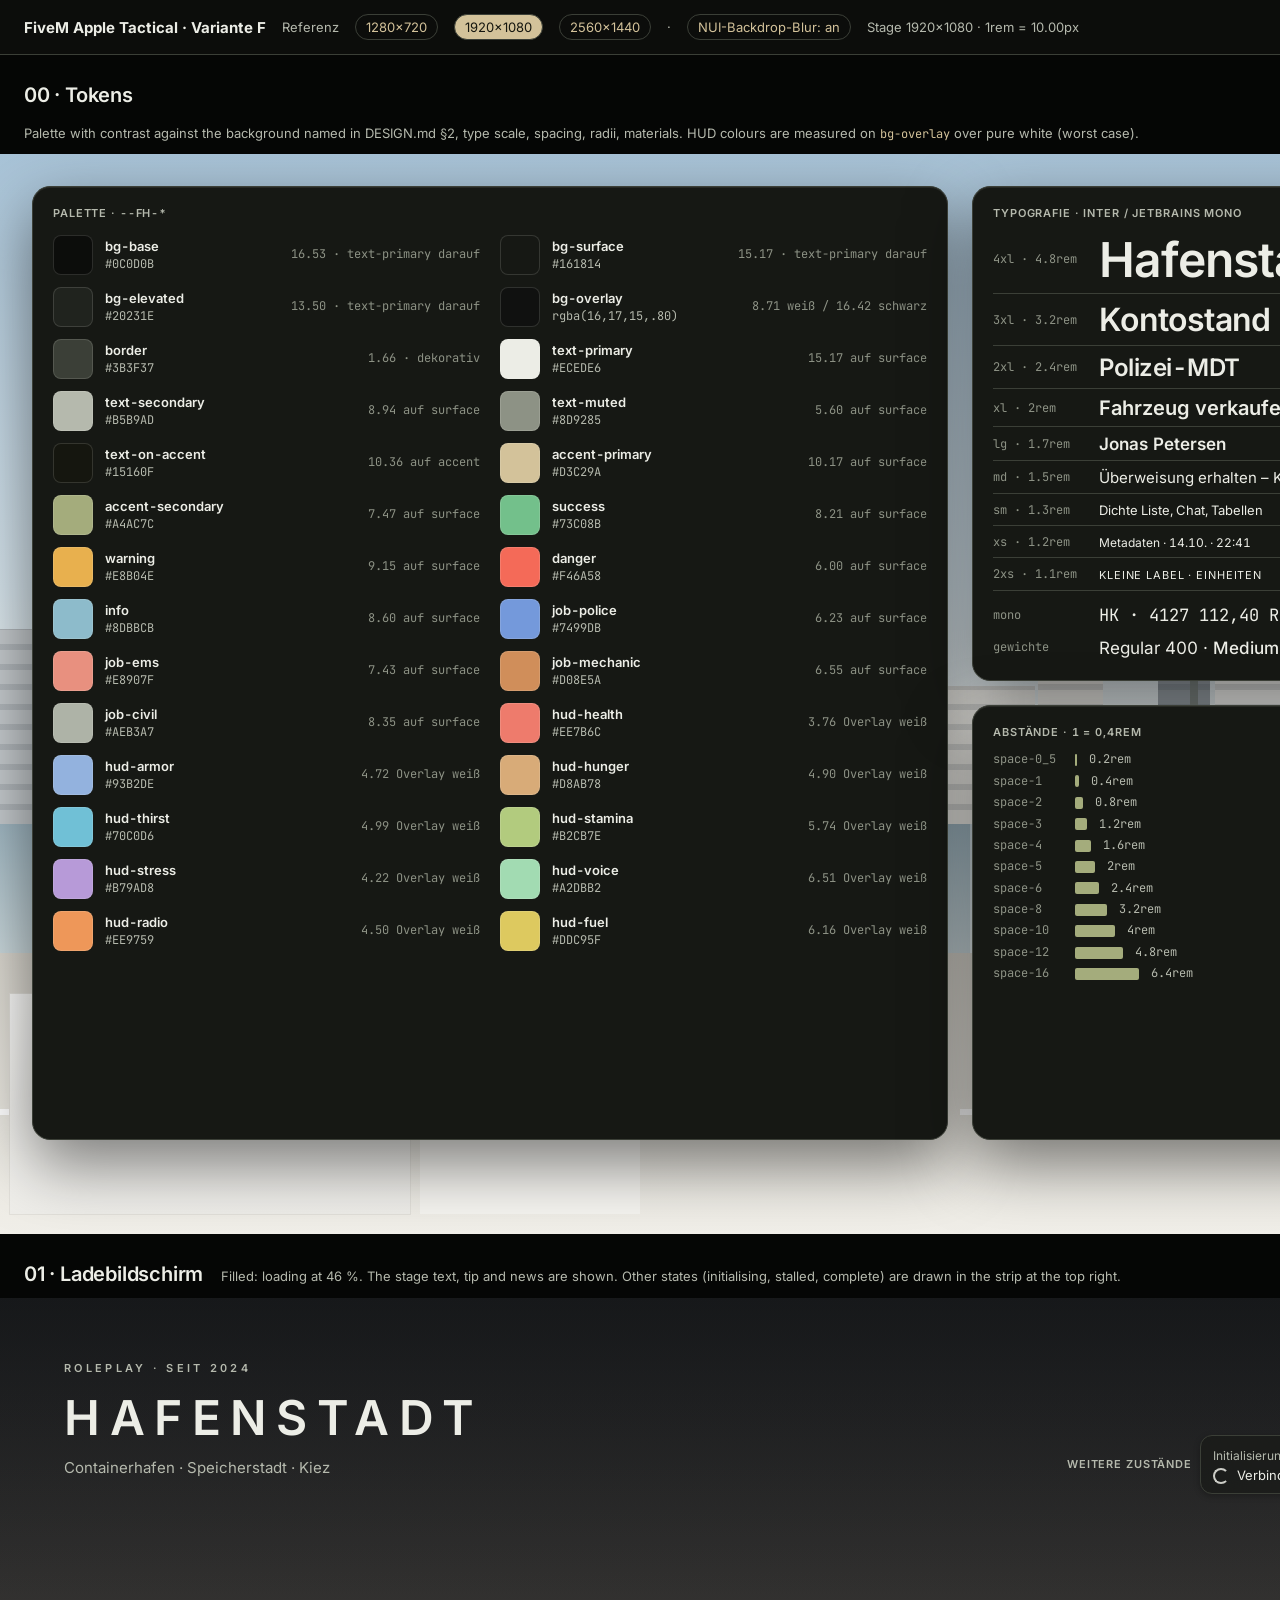
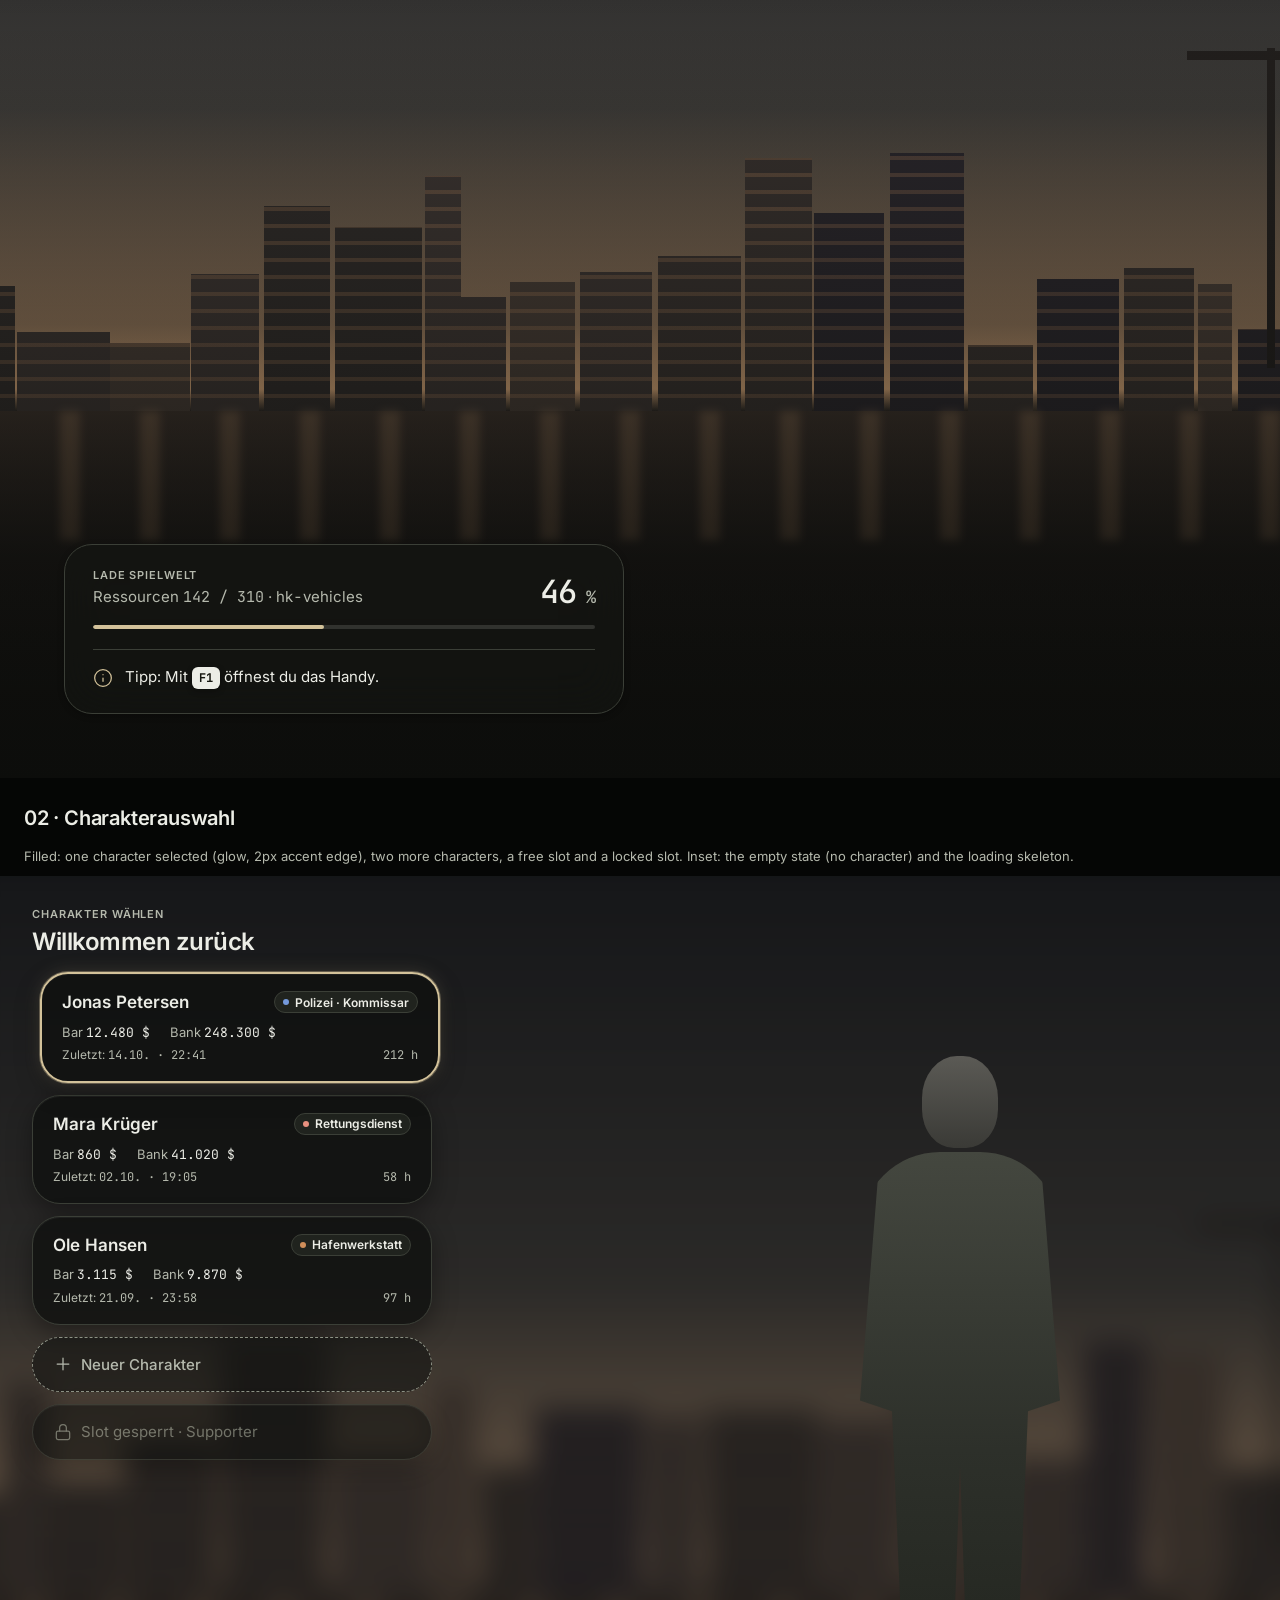
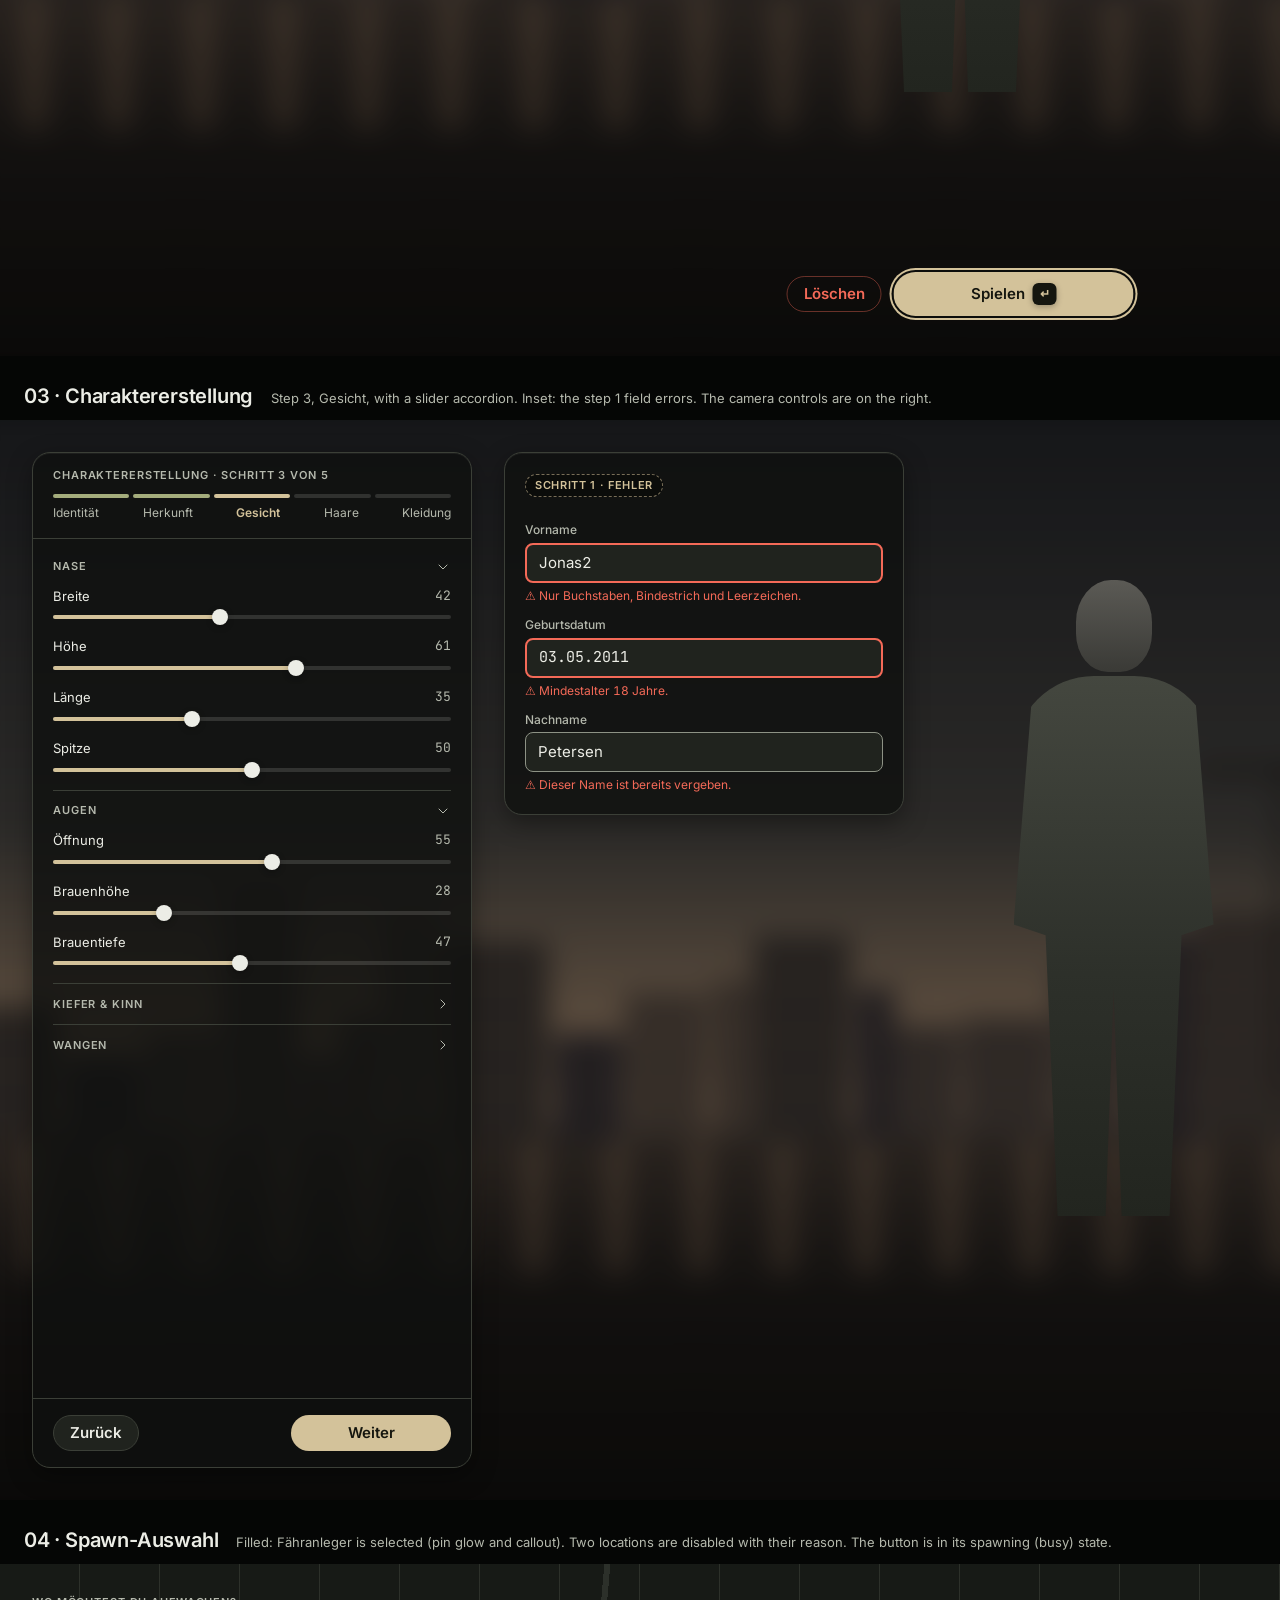
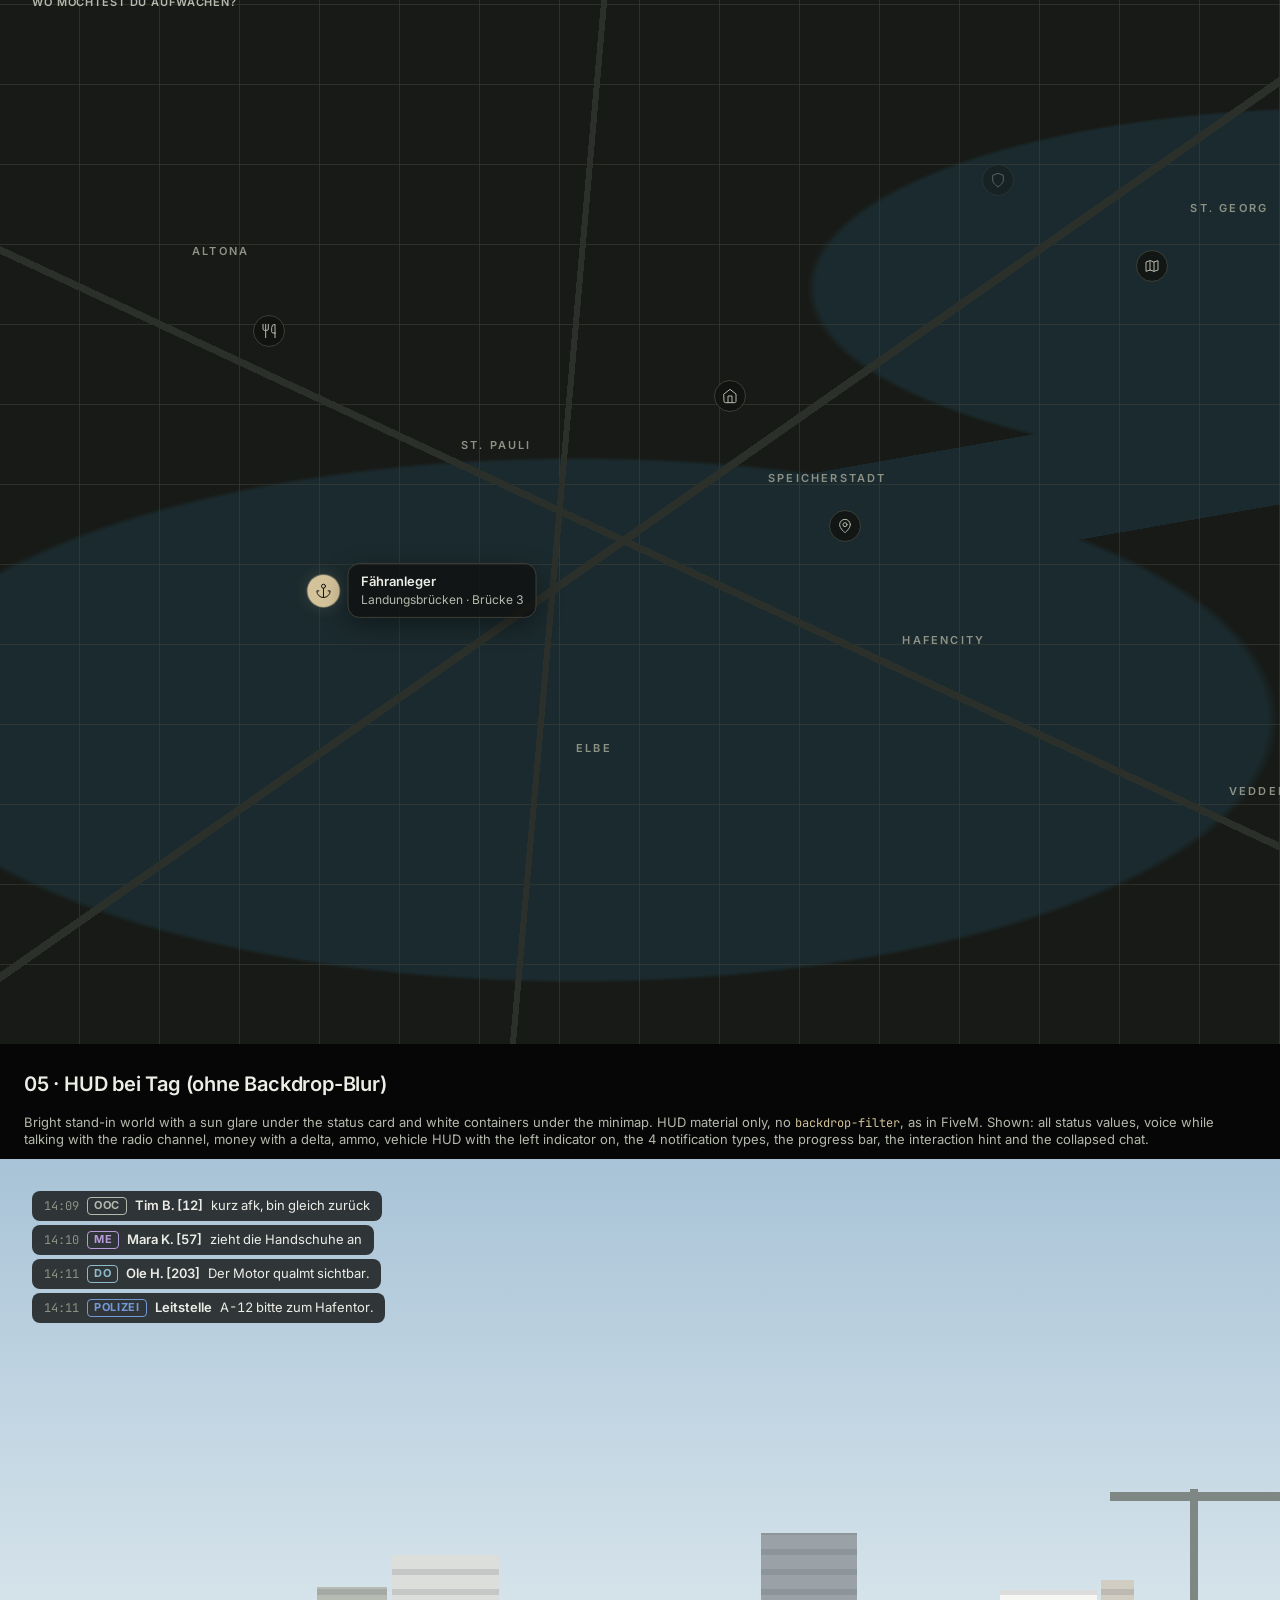
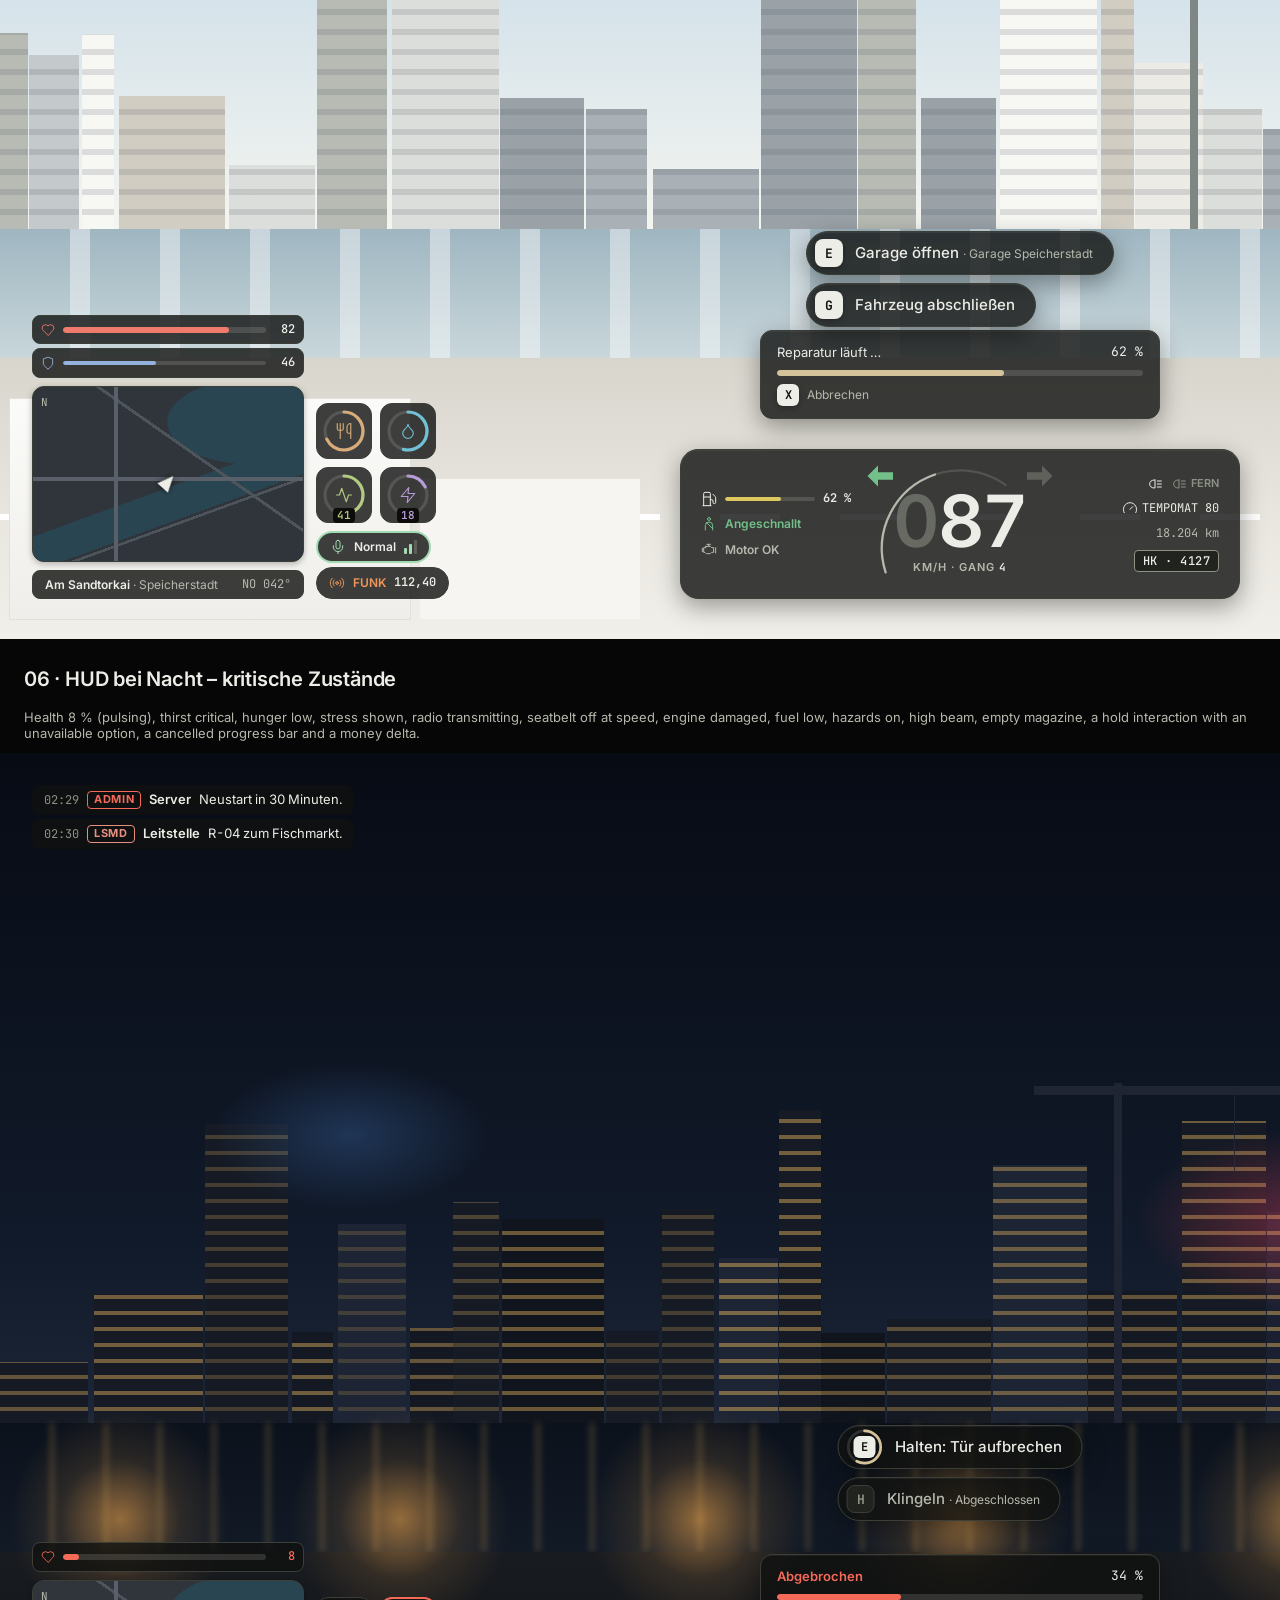
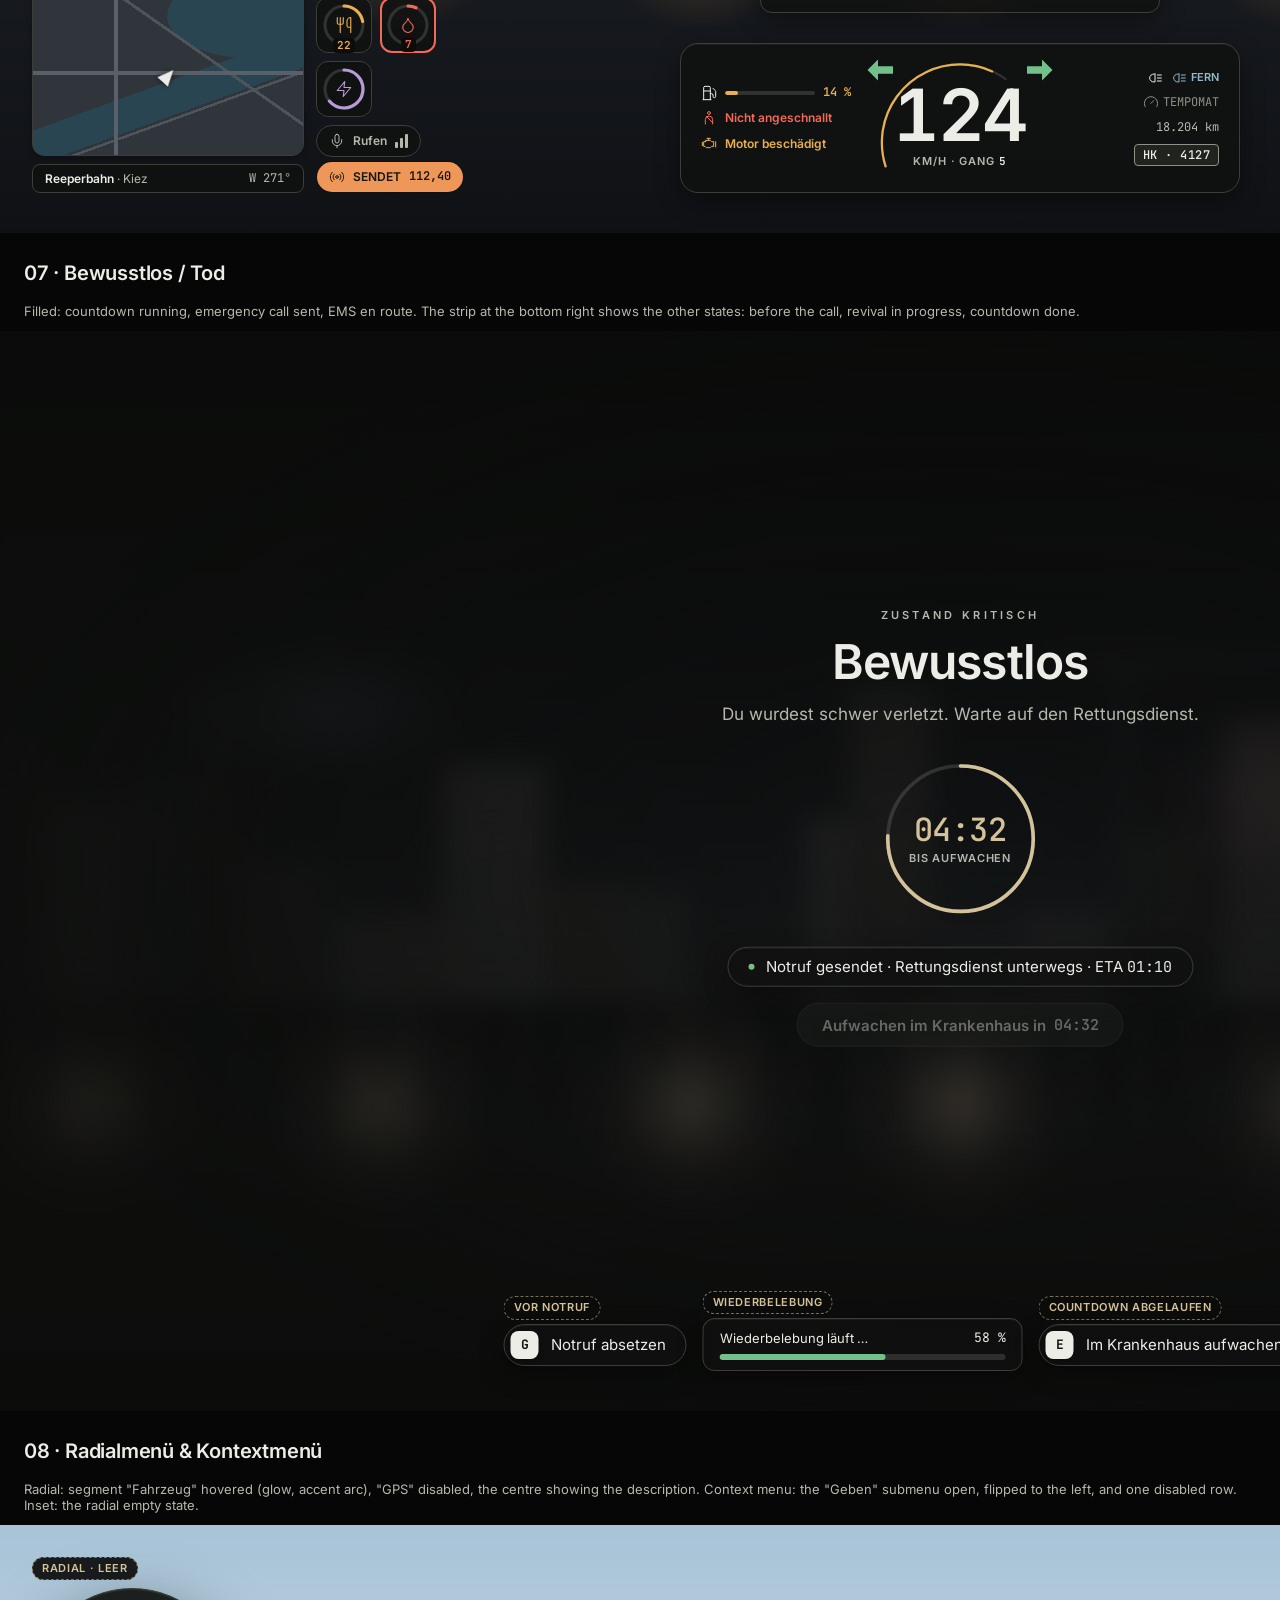
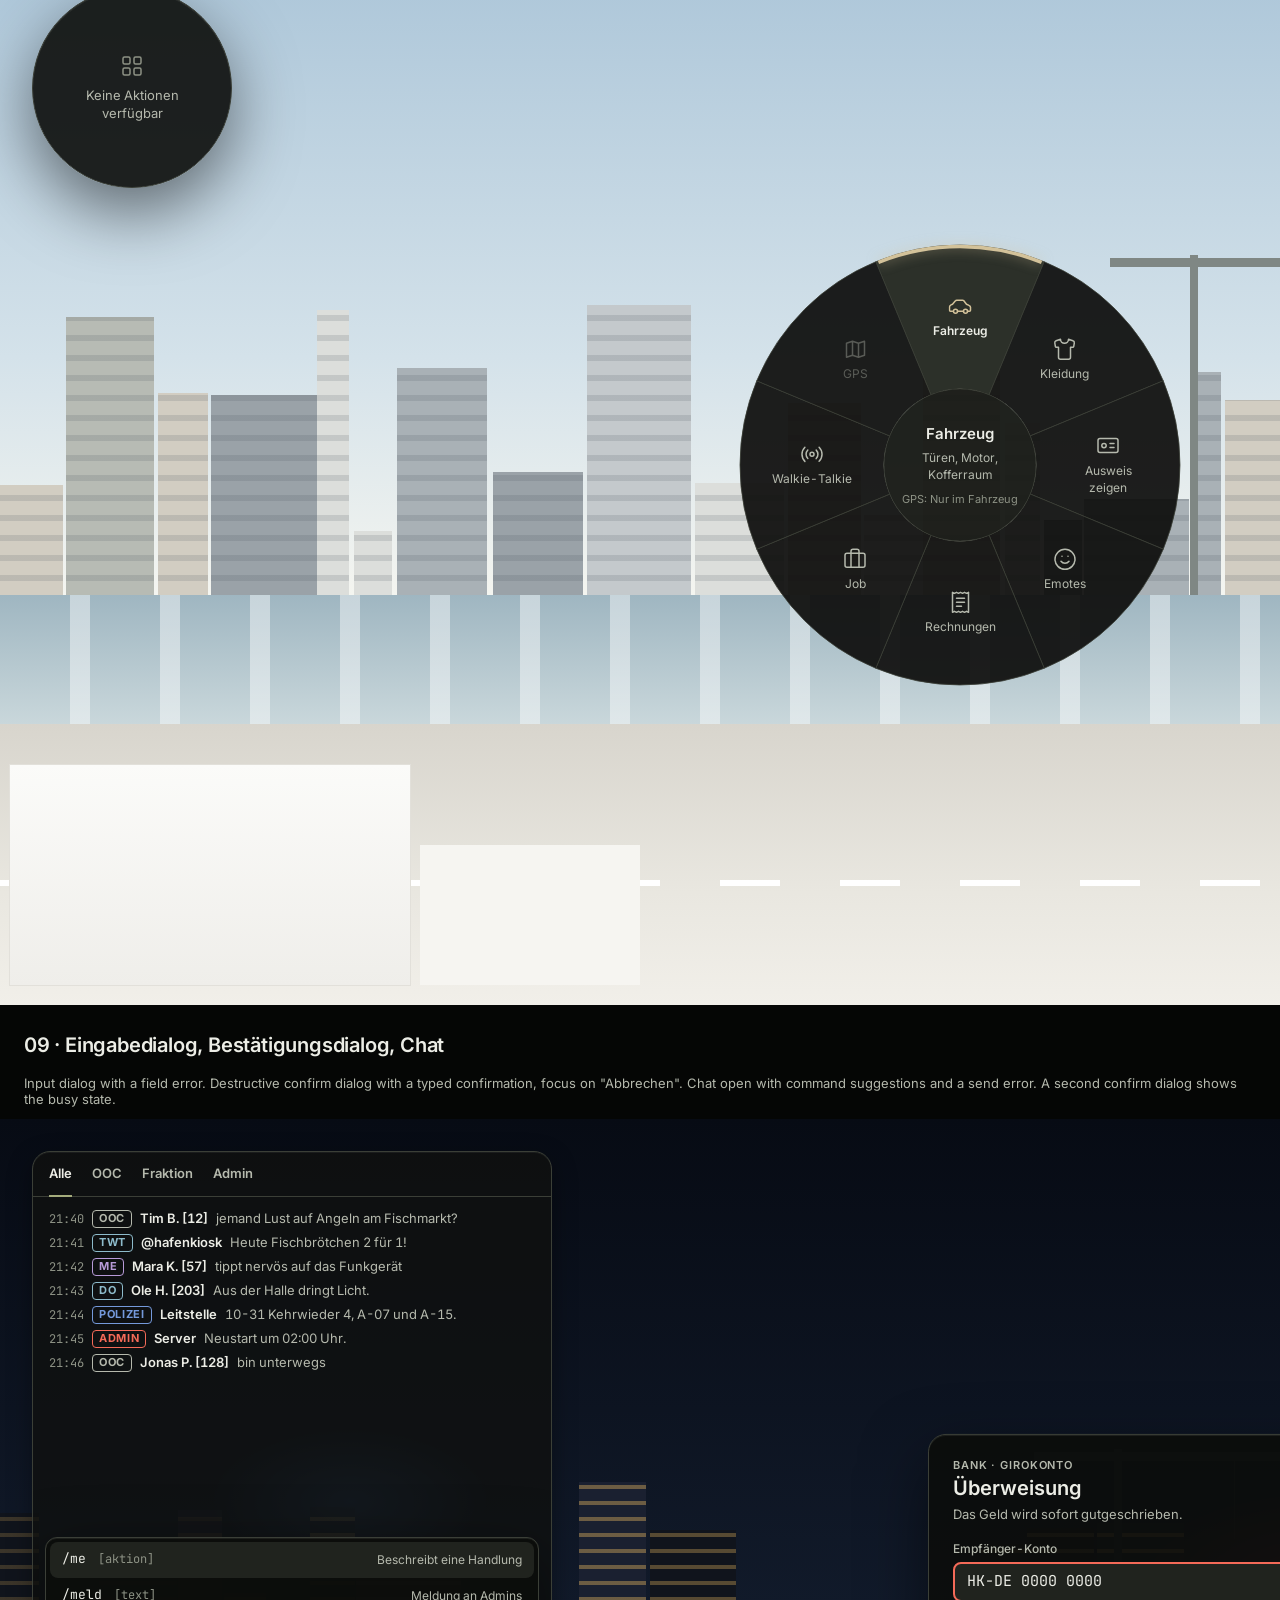
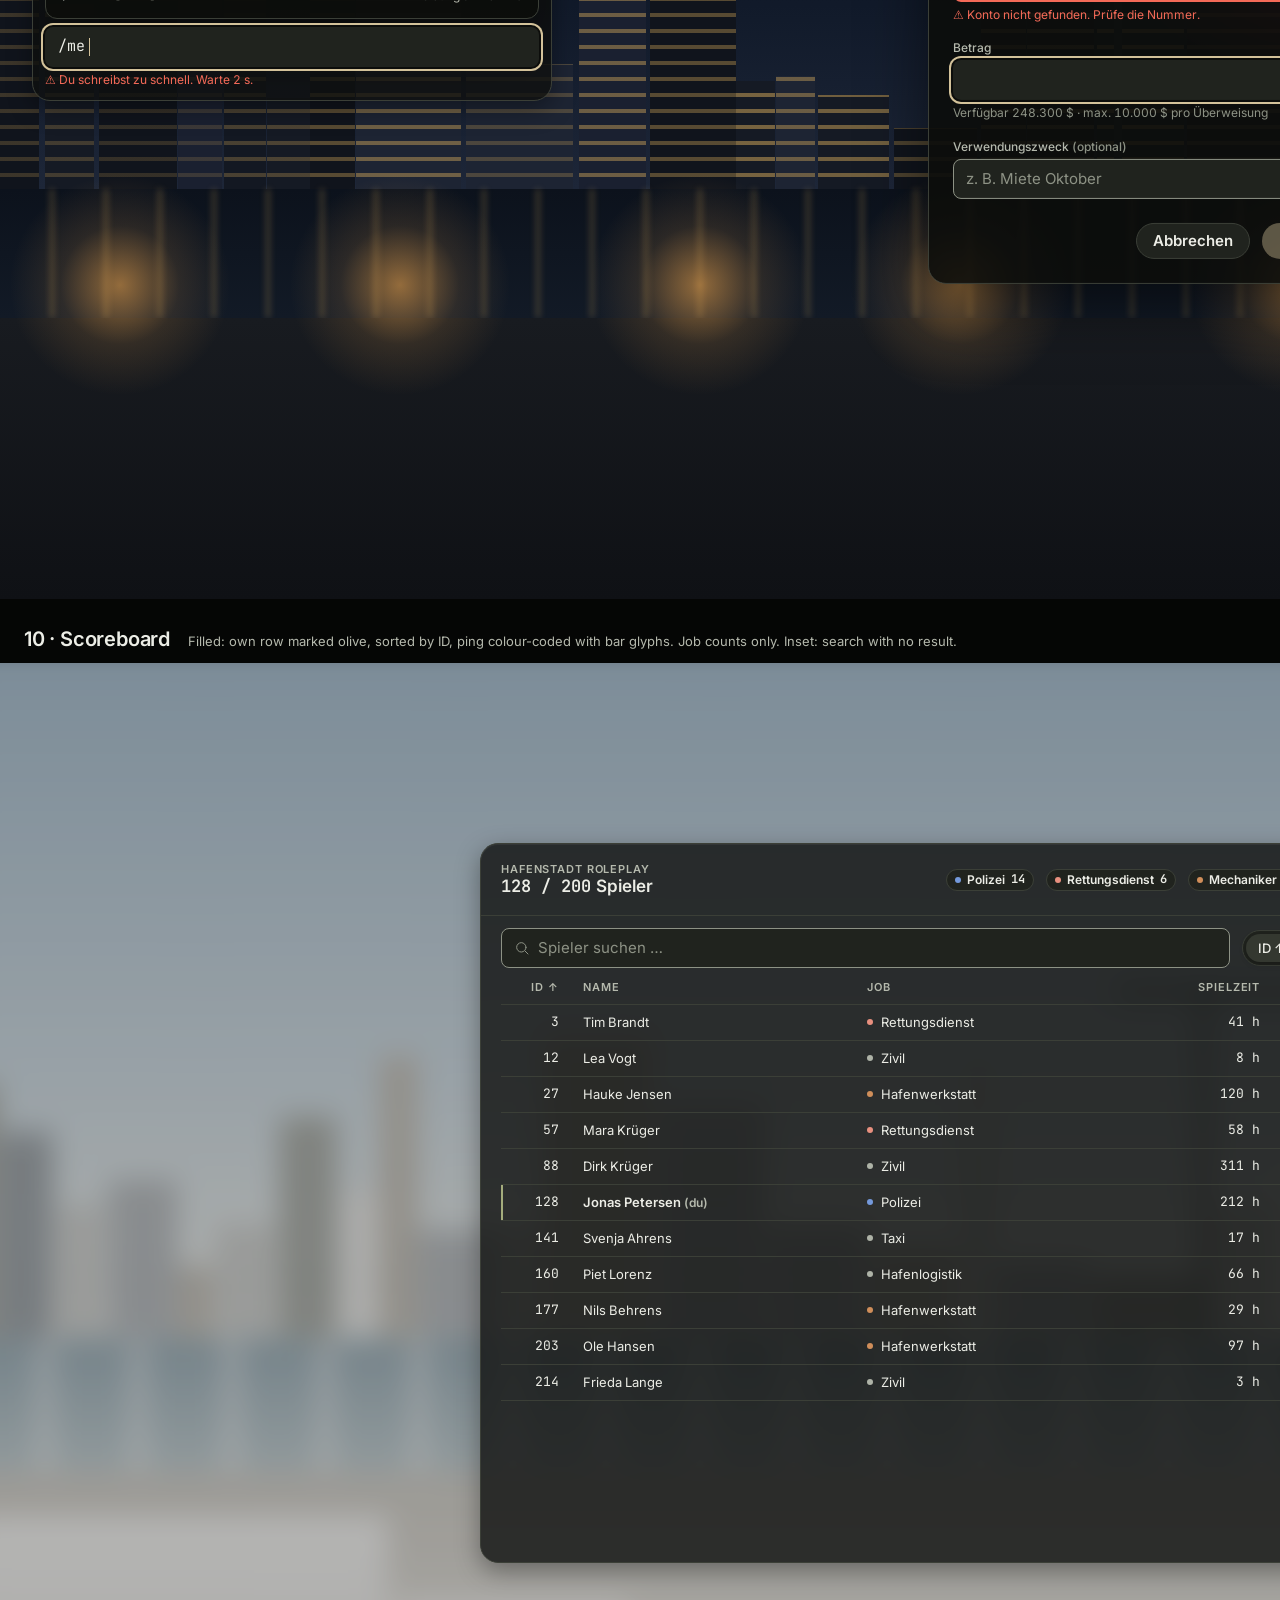
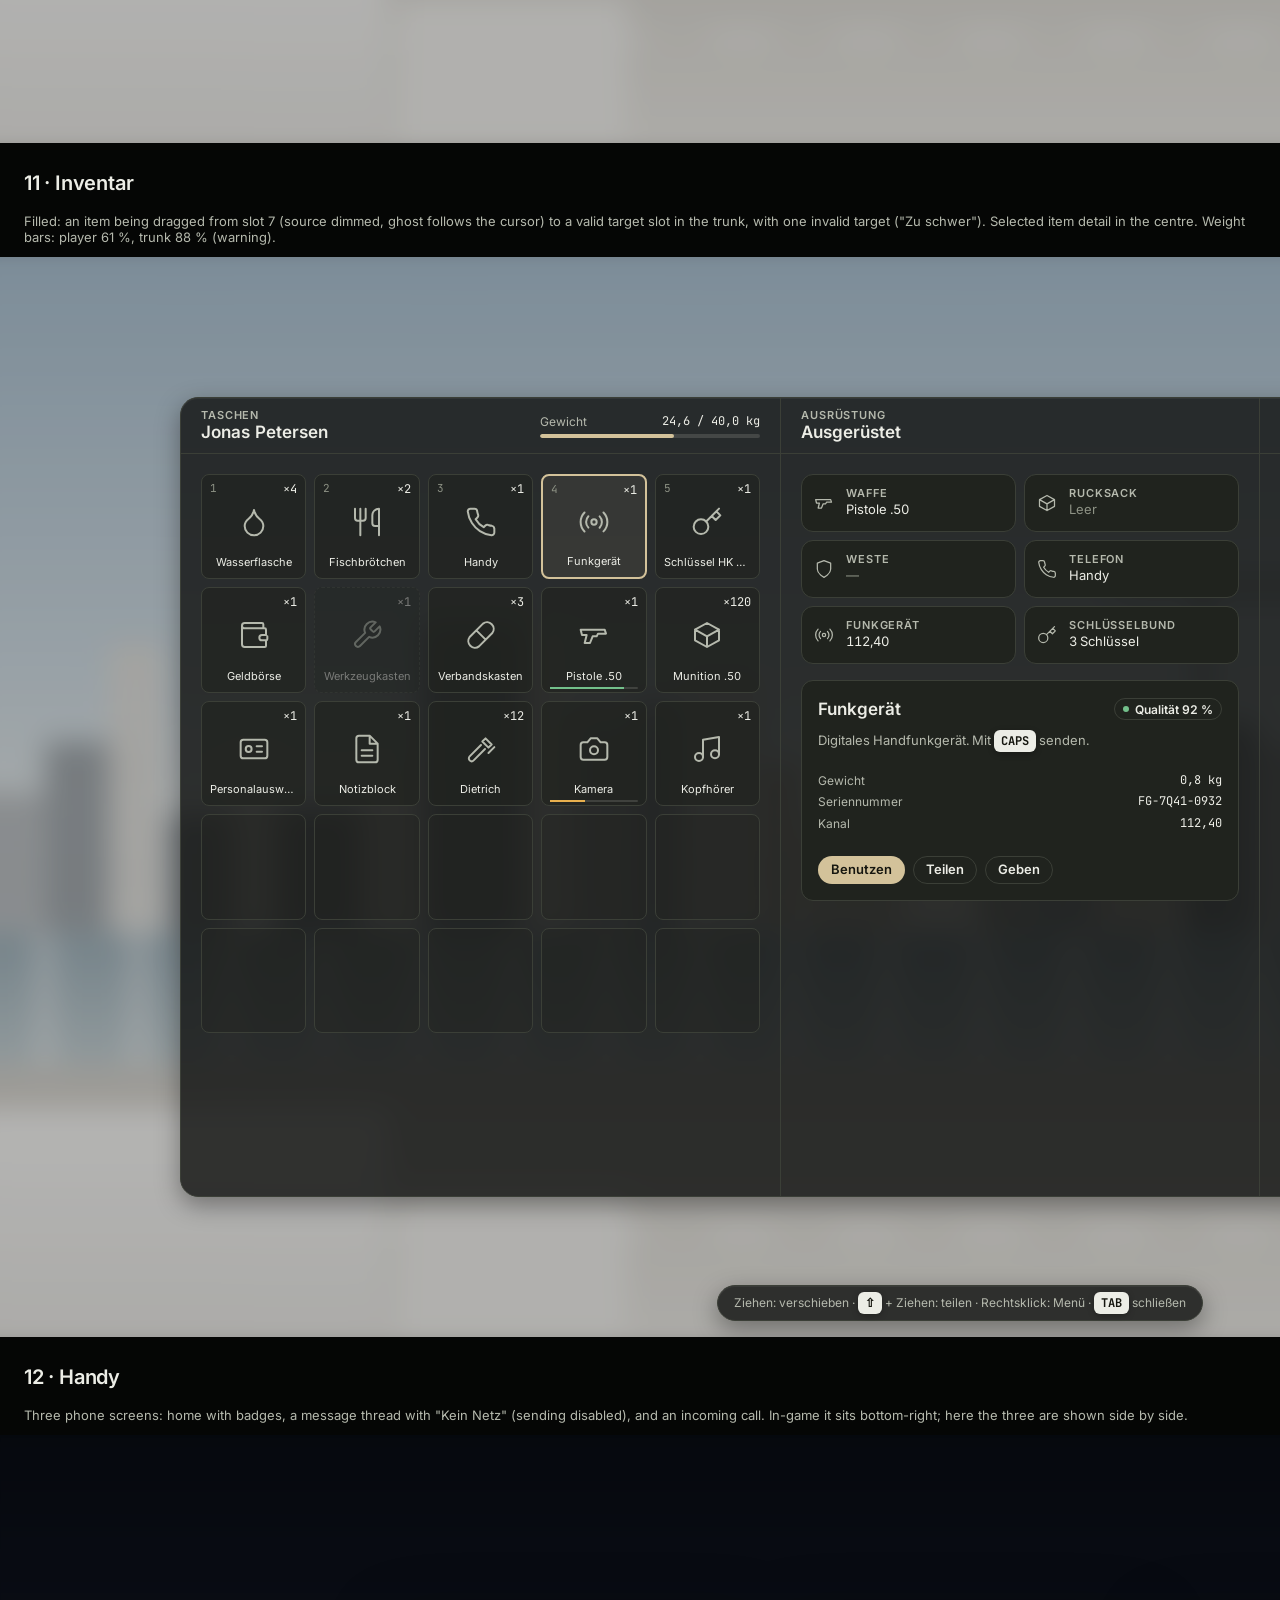
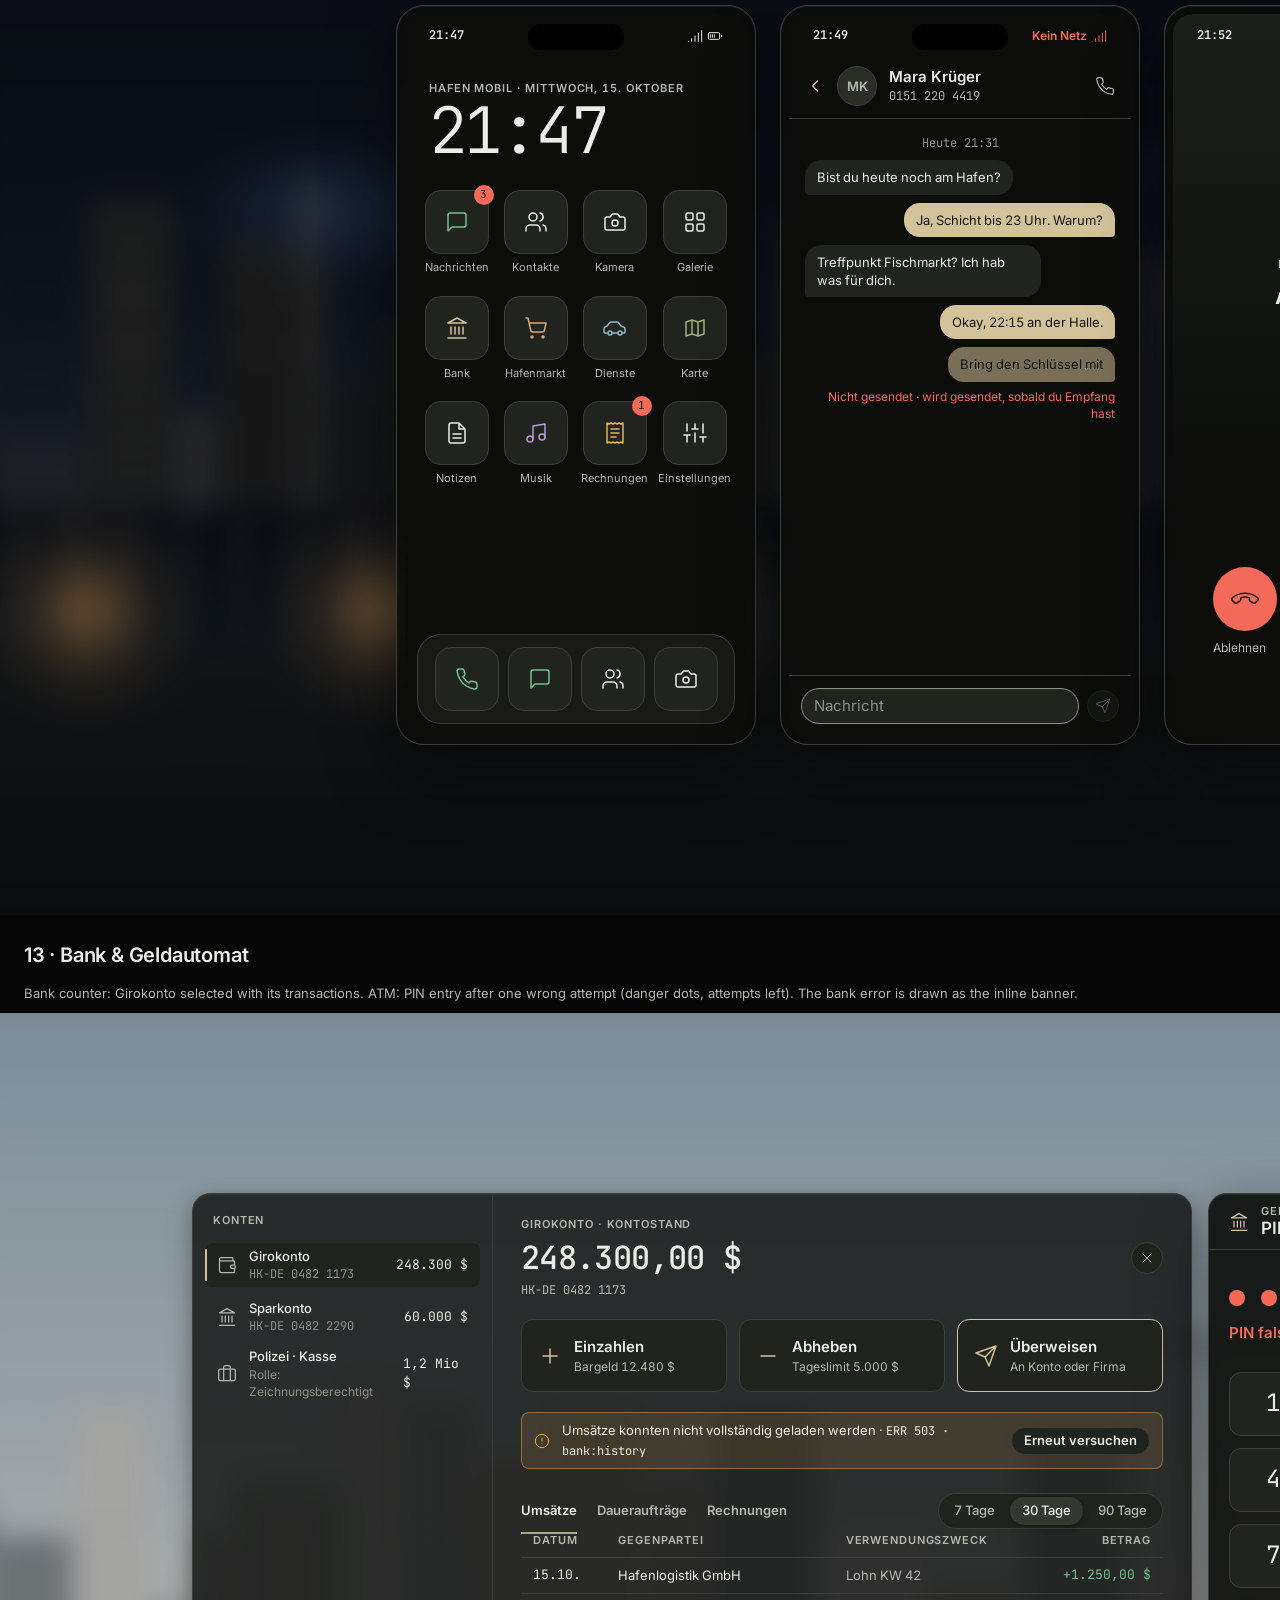
<file: apple-tactical/index.html>
<!doctype html>
<html lang="de">
<head>
<meta charset="utf-8" />
<meta name="viewport" content="width=device-width, initial-scale=1" />
<title>FiveM Apple Tactical – Variante F – Vorschau</title>
<style>
/* ── Fonts (self-hosted, relative path, no CDN) ───────────────────────── */
@font-face { font-family: "Inter"; src: url("fonts/inter-latin-wght-normal.woff2") format("woff2"); font-weight: 100 900; font-display: block; }
@font-face { font-family: "Inter"; src: url("fonts/inter-latin-ext-wght-normal.woff2") format("woff2"); font-weight: 100 900; font-display: block; unicode-range: U+0100-024F, U+1E00-1EFF, U+20A0-20AB, U+20AD-20C0; }
@font-face { font-family: "JetBrains Mono"; src: url("fonts/jetbrains-mono-latin-wght-normal.woff2") format("woff2"); font-weight: 100 800; font-display: block; }
@font-face { font-family: "JetBrains Mono"; src: url("fonts/jetbrains-mono-latin-ext-wght-normal.woff2") format("woff2"); font-weight: 100 800; font-display: block; unicode-range: U+0100-024F, U+1E00-1EFF; }

/* ── Shared root scaling rule (all six variants). The preview overrides it
      per selected reference resolution so each stage behaves like a viewport. */
html { font-size: clamp(8px, calc(100vh / 108), 16px); }

/* ── --fh-* token block (identical to DESIGN.md §8) ───────────────────── */
:root {
  --fh-bg-base: #0C0D0B;
  --fh-bg-surface: #161814;
  --fh-bg-elevated: #20231E;
  --fh-bg-overlay: rgba(16, 17, 15, 0.80);
  --fh-border: #3B3F37;
  --fh-text-primary: #ECEDE6;
  --fh-text-secondary: #B5B9AD;
  --fh-text-muted: #8D9285;
  --fh-text-on-accent: #15160F;
  --fh-accent-primary: #D3C29A;
  --fh-accent-secondary: #A4AC7C;
  --fh-success: #73C08B;
  --fh-warning: #E8B04E;
  --fh-danger: #F46A58;
  --fh-info: #8DBBCB;
  --fh-job-police: #7499DB;
  --fh-job-ems: #E8907F;
  --fh-job-mechanic: #D08E5A;
  --fh-job-civil: #AEB3A7;
  --fh-hud-health: #EE7B6C;
  --fh-hud-armor: #93B2DE;
  --fh-hud-hunger: #D8AB78;
  --fh-hud-thirst: #70C0D6;
  --fh-hud-stamina: #B2CB7E;
  --fh-hud-stress: #B79AD8;
  --fh-hud-voice: #A2DBB2;
  --fh-hud-radio: #EE9759;
  --fh-hud-fuel: #DDC95F;
  --fh-font-sans: "Inter", "Segoe UI", system-ui, sans-serif;
  --fh-font-display: "Inter", "Segoe UI", system-ui, sans-serif;
  --fh-font-mono: "JetBrains Mono", ui-monospace, Consolas, monospace;
  --fh-text-2xs: 1.1rem;
  --fh-text-xs: 1.2rem;
  --fh-text-sm: 1.3rem;
  --fh-text-md: 1.5rem;
  --fh-text-lg: 1.7rem;
  --fh-text-xl: 2rem;
  --fh-text-2xl: 2.4rem;
  --fh-text-3xl: 3.2rem;
  --fh-text-4xl: 4.8rem;
  --fh-weight-regular: 400;
  --fh-weight-medium: 500;
  --fh-weight-semibold: 600;
  --fh-weight-bold: 700;
  --fh-space-0_5: 0.2rem;
  --fh-space-1: 0.4rem;
  --fh-space-2: 0.8rem;
  --fh-space-3: 1.2rem;
  --fh-space-4: 1.6rem;
  --fh-space-5: 2rem;
  --fh-space-6: 2.4rem;
  --fh-space-8: 3.2rem;
  --fh-space-10: 4rem;
  --fh-space-12: 4.8rem;
  --fh-space-16: 6.4rem;
  --fh-radius-xs: 0.4rem;
  --fh-radius-sm: 0.8rem;
  --fh-radius-md: 1.2rem;
  --fh-radius-lg: 1.8rem;
  --fh-radius-xl: 2.8rem;
  --fh-radius-pill: 999px;
  --fh-border-width: 1px;
  --fh-border-width-strong: 2px;
  --fh-shadow-1: 0 0.2rem 0.6rem rgba(0, 0, 0, 0.28);
  --fh-shadow-2: inset 0 1px 0 rgba(236, 237, 230, 0.06), 0 0.8rem 2.4rem rgba(0, 0, 0, 0.36);
  --fh-shadow-3: inset 0 1px 0 rgba(236, 237, 230, 0.08), 0 2.4rem 6.4rem rgba(0, 0, 0, 0.5);
  --fh-glow-accent: 0 0 0 1px rgba(211, 194, 154, 0.35), 0 0 1.6rem rgba(211, 194, 154, 0.18);
  --fh-focus-ring: 0 0 0 2px #0C0D0B, 0 0 0 4px #D3C29A;
  --fh-blur-thin: 1.2rem;
  --fh-blur-regular: 2.4rem;
  --fh-blur-thick: 4rem;
  --fh-material-thin: rgba(22, 24, 20, 0.56);
  --fh-material-regular: rgba(16, 17, 15, 0.80);
  --fh-material-thick: rgba(12, 13, 11, 0.90);
  --fh-duration-fast: 120ms;
  --fh-duration-enter: 200ms;
  --fh-duration-exit: 140ms;
  --fh-duration-slow: 320ms;
  --fh-ease-standard: cubic-bezier(0.23, 1, 0.32, 1);
  --fh-ease-spring: cubic-bezier(0.34, 1.36, 0.64, 1);
}

/* ── Preview document chrome (px, not part of the system) ─────────────── */
* { box-sizing: border-box; }
body { margin: 0; background: #050605; color: #ECEDE6; font-family: var(--fh-font-sans); }
.doc-bar { display: flex; align-items: center; gap: 16px; padding: 14px 24px; font-size: 13px; background: #0C0D0B; border-bottom: 1px solid #3B3F37; }
.doc-bar b { font-size: 15px; }
.doc-bar a { color: #D3C29A; text-decoration: none; padding: 4px 10px; border-radius: 999px; border: 1px solid #3B3F37; }
.doc-bar a.on { background: #D3C29A; color: #15160F; }
.doc-bar span { color: #B5B9AD; }
.doc-sec { padding: 28px 0 0; }
.doc-cap { padding: 0 24px 12px; display: flex; gap: 18px; align-items: baseline; flex-wrap: wrap; }
.doc-cap h2 { margin: 0; font-size: 20px; font-weight: 600; letter-spacing: -0.01em; }
.doc-cap p { margin: 0; color: #B5B9AD; font-size: 13px; max-width: 1400px; }
.doc-cap code { font-family: var(--fh-font-mono); color: #D3C29A; font-size: 12px; }

/* ── Stage: one reference viewport ───────────────────────────────────── */
.stage { position: relative; width: var(--stage-w, 1920px); height: var(--stage-h, 1080px); overflow: hidden; color: var(--fh-text-primary); font-family: var(--fh-font-sans); font-size: var(--fh-text-md); line-height: 1.45; font-feature-settings: "tnum" 1, "cv11" 1; background: var(--fh-bg-base); isolation: isolate; }
.stage *, .stage *::before, .stage *::after { box-sizing: border-box; }
.world { position: absolute; inset: 0; overflow: hidden; z-index: 0; }
.world .wi { position: absolute; inset: 0; }
.world.blurred .wi { filter: blur(1.4rem) brightness(0.72) saturate(0.85); transform: scale(1.04); }
.world.dim::after { content: ""; position: absolute; inset: 0; background: rgba(12, 13, 11, 0.35); }
.layer { position: absolute; inset: 0; z-index: 1; }

/* ── Type helpers ────────────────────────────────────────────────────── */
.lbl { font-size: var(--fh-text-2xs); font-weight: var(--fh-weight-semibold); letter-spacing: 0.08em; text-transform: uppercase; color: var(--fh-text-secondary); line-height: 1.2; }
.mono { font-family: var(--fh-font-mono); font-feature-settings: normal; }
.sec { color: var(--fh-text-secondary); }
.mut { color: var(--fh-text-muted); }
.t2xs { font-size: var(--fh-text-2xs); } .txs { font-size: var(--fh-text-xs); } .tsm { font-size: var(--fh-text-sm); } .tmd { font-size: var(--fh-text-md); }
.tlg { font-size: var(--fh-text-lg); } .txl { font-size: var(--fh-text-xl); } .t2xl { font-size: var(--fh-text-2xl); letter-spacing: -0.02em; } .t3xl { font-size: var(--fh-text-3xl); letter-spacing: -0.02em; line-height: 1.1; } .t4xl { font-size: var(--fh-text-4xl); letter-spacing: -0.02em; line-height: 1; }
.w5 { font-weight: var(--fh-weight-medium); } .w6 { font-weight: var(--fh-weight-semibold); } .w7 { font-weight: var(--fh-weight-bold); }
.ok { color: var(--fh-success); } .warn { color: var(--fh-warning); } .bad { color: var(--fh-danger); } .inf { color: var(--fh-info); } .acc { color: var(--fh-accent-primary); }
.right { text-align: right; } .center { text-align: center; }
.flex { display: flex; align-items: center; } .col { display: flex; flex-direction: column; } .between { justify-content: space-between; } .wrap { flex-wrap: wrap; }
.g1 { gap: var(--fh-space-1); } .g2 { gap: var(--fh-space-2); } .g3 { gap: var(--fh-space-3); } .g4 { gap: var(--fh-space-4); } .g5 { gap: var(--fh-space-5); } .g6 { gap: var(--fh-space-6); }
.grow { flex: 1 1 auto; min-width: 0; }
.hr { height: 1px; background: var(--fh-border); border: 0; margin: 0; }
.ico { width: 2rem; height: 2rem; flex: none; fill: none; stroke: currentColor; stroke-width: 1.5; stroke-linecap: round; stroke-linejoin: round; vertical-align: middle; }
.ico.s { width: 1.6rem; height: 1.6rem; } .ico.l { width: 2.4rem; height: 2.4rem; } .ico.xl { width: 3.2rem; height: 3.2rem; }
.ico.fill { fill: currentColor; stroke: none; }

/* ── Materials ───────────────────────────────────────────────────────── */
.glass { background: var(--fh-material-regular); border: var(--fh-border-width) solid var(--fh-border); box-shadow: var(--fh-shadow-2); }
.glass-thick { background: var(--fh-material-thick); border: var(--fh-border-width) solid var(--fh-border); box-shadow: var(--fh-shadow-3); }
.glass-thin { background: var(--fh-material-thin); border: var(--fh-border-width) solid var(--fh-border); box-shadow: var(--fh-shadow-1); }
/* backdrop blur only for NUI-over-NUI layering (never on HUD) */
.nui-blur { -webkit-backdrop-filter: blur(var(--fh-blur-regular)); backdrop-filter: blur(var(--fh-blur-regular)); }
.nui-blur-thick { -webkit-backdrop-filter: blur(var(--fh-blur-thick)); backdrop-filter: blur(var(--fh-blur-thick)); }
body.no-backdrop .nui-blur, body.no-backdrop .nui-blur-thick { -webkit-backdrop-filter: none; backdrop-filter: none; }
.solid { background: var(--fh-bg-surface); border: var(--fh-border-width) solid var(--fh-border); box-shadow: var(--fh-shadow-3); }

/* ── Panels ──────────────────────────────────────────────────────────── */
.panel { position: absolute; display: flex; flex-direction: column; border-radius: var(--fh-radius-lg); overflow: hidden; }
.center-abs { left: 50%; top: 50%; transform: translate(-50%, -50%); }
.panel-h { display: flex; align-items: center; gap: var(--fh-space-3); min-height: 5.6rem; padding: 0 var(--fh-space-5); border-bottom: var(--fh-border-width) solid var(--fh-border); flex: none; }
.panel-h .title { font-size: var(--fh-text-lg); font-weight: var(--fh-weight-semibold); line-height: 1.2; }
.panel-b { padding: var(--fh-space-5); flex: 1 1 auto; min-height: 0; }
.close { width: 3.2rem; height: 3.2rem; border-radius: var(--fh-radius-pill); display: grid; place-items: center; color: var(--fh-text-secondary); background: var(--fh-bg-elevated); border: var(--fh-border-width) solid var(--fh-border); flex: none; }
.rail-top { height: 0.3rem; flex: none; background: var(--c, var(--fh-accent-secondary)); }
.card { background: var(--fh-bg-elevated); border-radius: var(--fh-radius-md); border: var(--fh-border-width) solid var(--fh-border); padding: var(--fh-space-4); }
.card.flat { background: transparent; }

/* ── Buttons ─────────────────────────────────────────────────────────── */
.btn { display: inline-flex; align-items: center; justify-content: center; gap: var(--fh-space-2); height: 3.6rem; padding: 0 var(--fh-space-4); border-radius: var(--fh-radius-pill); font: inherit; font-size: var(--fh-text-md); font-weight: var(--fh-weight-semibold); border: var(--fh-border-width) solid transparent; white-space: nowrap; cursor: pointer; transition: background var(--fh-duration-fast) var(--fh-ease-standard), transform var(--fh-duration-fast) var(--fh-ease-standard); }
.btn.lg { height: 4.4rem; padding: 0 var(--fh-space-6); }
.btn.sm { height: 2.8rem; padding: 0 var(--fh-space-3); font-size: var(--fh-text-sm); }
.btn-p { background: var(--fh-accent-primary); color: var(--fh-text-on-accent); }
.btn-p.hover { background: #DED0AE; } .btn-p.press { background: #BFAE86; transform: scale(0.98); }
.btn-s { background: var(--fh-bg-elevated); color: var(--fh-text-primary); border-color: var(--fh-border); }
.btn-s.hover { background: #2A2E27; }
.btn-d { background: var(--fh-danger); color: var(--fh-text-on-accent); }
.btn-g { background: transparent; color: var(--fh-text-secondary); }
.btn-g.hover { background: var(--fh-bg-elevated); }
.btn-gd { background: transparent; color: var(--fh-danger); border-color: rgba(244, 106, 88, 0.4); }
.btn.dis, .btn:disabled { opacity: 0.4; cursor: not-allowed; }
.btn.focus { box-shadow: var(--fh-focus-ring); }
.btn.full { width: 100%; }
.spin { width: 1.6rem; height: 1.6rem; border-radius: 50%; border: 0.2rem solid currentColor; border-right-color: transparent; animation: spin 900ms linear infinite; flex: none; opacity: 0.85; }
@keyframes spin { to { transform: rotate(360deg); } }

/* ── Pills, key caps, chips ──────────────────────────────────────────── */
.pill { display: inline-flex; align-items: center; gap: 0.6rem; height: 2.2rem; padding: 0 var(--fh-space-2); border-radius: var(--fh-radius-pill); background: var(--fh-bg-elevated); border: var(--fh-border-width) solid var(--fh-border); font-size: var(--fh-text-xs); font-weight: var(--fh-weight-semibold); color: var(--fh-text-primary); white-space: nowrap; }
.pill .dot, .dot { width: 0.6rem; height: 0.6rem; border-radius: 50%; background: var(--c, var(--fh-text-muted)); flex: none; display: inline-block; }
.pill.solid-c { background: var(--c); color: var(--fh-text-on-accent); border-color: transparent; }
.pill.out { background: transparent; border-color: var(--c); color: var(--c); }
.kc { display: inline-grid; place-items: center; min-width: 2.8rem; height: 2.8rem; padding: 0 0.7rem; border-radius: var(--fh-radius-sm); background: var(--fh-text-primary); color: var(--fh-text-on-accent); font-family: var(--fh-font-mono); font-weight: var(--fh-weight-bold); font-size: var(--fh-text-sm); line-height: 1; box-shadow: var(--fh-shadow-1); flex: none; }
.kc.sm { min-width: 2.2rem; height: 2.2rem; font-size: var(--fh-text-xs); border-radius: 0.6rem; }
.kc.dim { background: var(--fh-bg-elevated); color: var(--fh-text-muted); box-shadow: none; border: 1px solid var(--fh-border); }
.chip { display: inline-flex; align-items: center; gap: var(--fh-space-1); height: 2.8rem; padding: 0 var(--fh-space-3); border-radius: var(--fh-radius-pill); border: var(--fh-border-width) solid var(--fh-border); font-size: var(--fh-text-sm); color: var(--fh-text-secondary); background: transparent; }
.chip.on { background: rgba(164, 172, 124, 0.16); border-color: var(--fh-accent-secondary); color: var(--fh-text-primary); }
.plate { display: inline-flex; align-items: center; height: 2.4rem; padding: 0 var(--fh-space-2); border-radius: var(--fh-radius-xs); border: 1px solid var(--fh-text-muted); background: var(--fh-bg-elevated); font-family: var(--fh-font-mono); font-size: var(--fh-text-sm); font-weight: var(--fh-weight-medium); letter-spacing: 0.04em; }
.badge { display: inline-grid; place-items: center; min-width: 2rem; height: 2rem; padding: 0 0.5rem; border-radius: var(--fh-radius-pill); background: var(--fh-bg-elevated); border: 1px solid var(--fh-border); font-family: var(--fh-font-mono); font-size: var(--fh-text-2xs); color: var(--fh-text-secondary); }
.badge.hot { background: var(--fh-danger); color: var(--fh-text-on-accent); border-color: transparent; }

/* ── Tabs, segmented ─────────────────────────────────────────────────── */
.tabs { display: flex; gap: var(--fh-space-5); border-bottom: var(--fh-border-width) solid var(--fh-border); }
.tabs > span { padding: var(--fh-space-3) 0; font-size: var(--fh-text-sm); font-weight: var(--fh-weight-semibold); color: var(--fh-text-secondary); border-bottom: 2px solid transparent; margin-bottom: -1px; white-space: nowrap; }
.tabs > span.on { color: var(--fh-text-primary); border-bottom-color: var(--fh-accent-secondary); }
.seg { display: inline-flex; padding: 0.3rem; gap: 0.3rem; border-radius: var(--fh-radius-pill); background: var(--fh-bg-elevated); border: 1px solid var(--fh-border); }
.seg > span { padding: 0 var(--fh-space-3); height: 2.8rem; display: inline-flex; align-items: center; border-radius: var(--fh-radius-pill); font-size: var(--fh-text-sm); font-weight: var(--fh-weight-medium); color: var(--fh-text-secondary); white-space: nowrap; }
.seg > span.on { background: #343830; color: var(--fh-text-primary); box-shadow: var(--fh-shadow-1); }
.seg.v { flex-direction: column; border-radius: var(--fh-radius-md); }
.seg.v > span { border-radius: var(--fh-radius-sm); }

/* ── Form fields ─────────────────────────────────────────────────────── */
.field { display: grid; gap: var(--fh-space-1); }
.field > label { font-size: var(--fh-text-xs); font-weight: var(--fh-weight-medium); color: var(--fh-text-secondary); }
.inp { display: flex; align-items: center; gap: var(--fh-space-2); height: 4rem; padding: 0 var(--fh-space-3); background: var(--fh-bg-elevated); border: 1px solid var(--fh-text-muted); border-radius: var(--fh-radius-sm); font-size: var(--fh-text-md); color: var(--fh-text-primary); }
.inp.ph { color: var(--fh-text-muted); }
.inp.focus { border-color: transparent; box-shadow: var(--fh-focus-ring); }
.inp.focus::after { content: ""; width: 1px; height: 1.8rem; background: var(--fh-accent-primary); margin-left: -0.4rem; }
.inp.err { border: var(--fh-border-width-strong) solid var(--fh-danger); }
.inp.ro { background: var(--fh-bg-surface); border-color: transparent; }
.inp.num { justify-content: flex-end; font-family: var(--fh-font-mono); }
.inp .unit { color: var(--fh-text-muted); font-family: var(--fh-font-mono); }
.inp.area { height: 9.6rem; align-items: flex-start; padding-top: var(--fh-space-2); font-size: var(--fh-text-sm); line-height: 1.5; }
.help { font-size: var(--fh-text-xs); color: var(--fh-text-muted); }
.help.err { color: var(--fh-danger); }
.slider { position: relative; height: 1.6rem; display: flex; align-items: center; }
.slider::before { content: ""; position: absolute; left: 0; right: 0; height: 0.4rem; border-radius: var(--fh-radius-pill); background: rgba(236, 237, 230, 0.14); }
.slider i { position: absolute; left: 0; height: 0.4rem; width: var(--v); border-radius: var(--fh-radius-pill); background: var(--fh-accent-primary); }
.slider b { position: absolute; left: calc(var(--v) - 0.8rem); width: 1.6rem; height: 1.6rem; border-radius: 50%; background: var(--fh-text-primary); box-shadow: var(--fh-shadow-1); }
.toggle { width: 4.4rem; height: 2.6rem; border-radius: var(--fh-radius-pill); background: var(--fh-bg-elevated); border: 1px solid var(--fh-border); position: relative; flex: none; }
.toggle::after { content: ""; position: absolute; top: 0.2rem; left: 0.2rem; width: 2rem; height: 2rem; border-radius: 50%; background: var(--fh-text-secondary); }
.toggle.on { background: var(--fh-accent-primary); border-color: transparent; }
.toggle.on::after { left: 2.2rem; background: var(--fh-text-on-accent); }

/* ── Lists and tables ────────────────────────────────────────────────── */
.list { display: flex; flex-direction: column; }
.li { display: flex; align-items: center; gap: var(--fh-space-3); min-height: 4.4rem; padding: 0 var(--fh-space-3); border-bottom: 1px solid var(--fh-border); font-size: var(--fh-text-sm); position: relative; }
.li.compact { min-height: 3.6rem; }
.li .t { font-weight: var(--fh-weight-medium); }
.li .s { font-size: var(--fh-text-xs); color: var(--fh-text-muted); }
.li.hov { background: var(--fh-bg-elevated); }
.li.sel { background: var(--fh-bg-elevated); }
.li.sel::before { content: ""; position: absolute; left: 0; top: 0.6rem; bottom: 0.6rem; width: 2px; border-radius: 2px; background: var(--fh-accent-primary); }
.li.own::before { content: ""; position: absolute; left: 0; top: 0.6rem; bottom: 0.6rem; width: 2px; border-radius: 2px; background: var(--fh-accent-secondary); }
.li.dis { opacity: 0.4; }
.tbl { width: 100%; border-collapse: collapse; font-size: var(--fh-text-sm); }
.tbl th { text-align: left; font-size: var(--fh-text-2xs); font-weight: var(--fh-weight-semibold); letter-spacing: 0.08em; text-transform: uppercase; color: var(--fh-text-secondary); padding: 0 var(--fh-space-3) var(--fh-space-2); border-bottom: 1px solid var(--fh-border); white-space: nowrap; }
.tbl td { padding: 0 var(--fh-space-3); height: 3.6rem; border-bottom: 1px solid var(--fh-border); white-space: nowrap; }
.tbl tr.own td:first-child { box-shadow: inset 2px 0 0 var(--fh-accent-secondary); }
.tbl tr.sel td { background: var(--fh-bg-elevated); }
.tbl tr.sel td:first-child { box-shadow: inset 2px 0 0 var(--fh-accent-primary); }
.tbl .num, .tbl td.mono { font-family: var(--fh-font-mono); }
.tbl td.r, .tbl th.r { text-align: right; }

/* ── Gauges ──────────────────────────────────────────────────────────── */
.bar { height: 0.4rem; border-radius: var(--fh-radius-xs); background: rgba(236, 237, 230, 0.14); overflow: hidden; flex: 1 1 auto; }
.bar.h6 { height: 0.6rem; }
.bar > i { display: block; height: 100%; width: var(--v); background: var(--c, var(--fh-accent-primary)); border-radius: inherit; }
.ring { position: relative; width: 4.4rem; height: 4.4rem; display: grid; place-items: center; color: var(--c); flex: none; }
.ring svg.r { position: absolute; inset: 0; width: 100%; height: 100%; transform: rotate(-90deg); }
.ring .trk { fill: none; stroke: rgba(236, 237, 230, 0.14); stroke-width: 3.2; }
.ring .arc { fill: none; stroke: var(--c); stroke-width: 3.2; stroke-linecap: round; }
.ring .ico { width: 1.8rem; height: 1.8rem; }
.pulse { animation: pulse 1000ms linear infinite; }
@keyframes pulse { 0%, 100% { opacity: 1; } 50% { opacity: 0.45; } }
.blink { animation: blink 660ms steps(1) infinite; }
@keyframes blink { 50% { opacity: 0.15; } }
@media (prefers-reduced-motion: reduce) { .pulse, .blink, .spin, .skel::after { animation: none; } }

/* ── States ──────────────────────────────────────────────────────────── */
.skel { position: relative; overflow: hidden; background: rgba(236, 237, 230, 0.06); border-radius: var(--fh-radius-xs); }
.skel::after { content: ""; position: absolute; inset: 0; transform: translateX(-100%); background: linear-gradient(90deg, transparent, rgba(236, 237, 230, 0.06), transparent); animation: shimmer 1400ms linear infinite; }
@keyframes shimmer { to { transform: translateX(100%); } }
.state { display: flex; flex-direction: column; align-items: center; justify-content: center; text-align: center; gap: var(--fh-space-2); padding: var(--fh-space-8) var(--fh-space-6); color: var(--fh-text-secondary); font-size: var(--fh-text-sm); }
.state .st-ico { color: var(--fh-text-muted); margin-bottom: var(--fh-space-1); }
.state .st-t { color: var(--fh-text-primary); font-size: var(--fh-text-md); font-weight: var(--fh-weight-semibold); }
.state.error .st-ico { color: var(--fh-danger); }
.banner { display: flex; align-items: center; gap: var(--fh-space-3); padding: var(--fh-space-2) var(--fh-space-3); border-radius: var(--fh-radius-sm); background: rgba(244, 106, 88, 0.12); border: 1px solid rgba(244, 106, 88, 0.45); font-size: var(--fh-text-sm); }
.banner.w { background: rgba(232, 176, 78, 0.12); border-color: rgba(232, 176, 78, 0.45); }
.banner .ico { color: var(--fh-danger); } .banner.w .ico { color: var(--fh-warning); }
.dimmed { opacity: 0.5; }

/* ── HUD ─────────────────────────────────────────────────────────────── */
.hud-chip { background: var(--fh-material-regular); border: var(--fh-border-width) solid var(--fh-border); border-radius: var(--fh-radius-md); box-shadow: var(--fh-shadow-1); }
.status-card { position: absolute; right: 3.2rem; top: 3.2rem; width: 30rem; padding: var(--fh-space-3) var(--fh-space-4); display: flex; flex-direction: column; gap: var(--fh-space-2); }
.money { display: flex; align-items: baseline; justify-content: space-between; gap: var(--fh-space-3); }
.money .v { font-size: var(--fh-text-lg); font-weight: var(--fh-weight-semibold); letter-spacing: -0.01em; }
.delta { font-family: var(--fh-font-mono); font-size: var(--fh-text-xs); margin-right: auto; padding-left: var(--fh-space-2); }
.notes { position: absolute; right: 3.2rem; width: 36rem; display: flex; flex-direction: column; gap: var(--fh-space-2); }
.note { display: grid; grid-template-columns: 0.3rem 2rem 1fr; gap: var(--fh-space-3); align-items: start; padding: var(--fh-space-3) var(--fh-space-4) var(--fh-space-3) var(--fh-space-3); border-radius: var(--fh-radius-md); background: var(--fh-material-regular); border: 1px solid var(--fh-border); box-shadow: var(--fh-shadow-2); position: relative; overflow: hidden; }
.note .rl { align-self: stretch; border-radius: var(--fh-radius-pill); background: var(--c); }
.note .ico { color: var(--c); margin-top: 0.1rem; }
.note .nt { font-size: var(--fh-text-md); font-weight: var(--fh-weight-semibold); line-height: 1.3; display: flex; justify-content: space-between; gap: var(--fh-space-2); }
.note .nt small { font-size: var(--fh-text-2xs); color: var(--fh-text-secondary); font-weight: var(--fh-weight-medium); font-family: var(--fh-font-mono); }
.note .nb { font-size: var(--fh-text-sm); color: var(--fh-text-secondary); line-height: 1.4; }
.note .tl { position: absolute; left: 0; bottom: 0; height: 1px; width: var(--v); background: var(--c); opacity: 0.8; }
.minimap { position: absolute; left: 3.2rem; bottom: 4rem; width: 27.2rem; }
.mm-bars { display: grid; gap: 0.4rem; margin-bottom: var(--fh-space-2); }
.mm-bar { display: flex; align-items: center; gap: var(--fh-space-2); padding: 0.5rem var(--fh-space-2); border-radius: var(--fh-radius-sm); background: var(--fh-material-regular); border: 1px solid var(--fh-border); }
.mm-bar .ico { width: 1.4rem; height: 1.4rem; color: var(--c); }
.mm-bar b { font-family: var(--fh-font-mono); font-size: var(--fh-text-xs); font-weight: var(--fh-weight-medium); min-width: 3ch; text-align: right; }
.mm-frame { height: 17.6rem; border-radius: var(--fh-radius-md); border: 1px solid var(--fh-border); box-shadow: var(--fh-shadow-1); overflow: hidden; position: relative; background: #2a2f33; }
.mm-street { margin-top: var(--fh-space-2); display: flex; justify-content: space-between; align-items: center; padding: 0.5rem var(--fh-space-3); border-radius: var(--fh-radius-sm); background: var(--fh-material-regular); border: 1px solid var(--fh-border); font-size: var(--fh-text-xs); }
.needs { position: absolute; left: 31.6rem; bottom: 4rem; display: flex; flex-direction: column; gap: var(--fh-space-2); align-items: flex-start; }
.needs-grid { display: grid; grid-template-columns: repeat(2, 5.6rem); gap: var(--fh-space-2); }
.need { width: 5.6rem; height: 5.6rem; border-radius: var(--fh-radius-md); background: var(--fh-material-regular); border: 1px solid var(--fh-border); display: grid; place-items: center; position: relative; }
.need .nv { position: absolute; bottom: -0.1rem; font-family: var(--fh-font-mono); font-size: var(--fh-text-2xs); font-weight: var(--fh-weight-semibold); background: var(--fh-bg-base); padding: 0 0.4rem; border-radius: var(--fh-radius-xs); line-height: 1.4; }
.need.crit { border: var(--fh-border-width-strong) solid var(--fh-danger); }
.voice { display: inline-flex; align-items: stretch; height: 3.2rem; border-radius: var(--fh-radius-pill); background: var(--fh-material-regular); border: 1px solid var(--fh-border); overflow: hidden; font-size: var(--fh-text-xs); font-weight: var(--fh-weight-semibold); }
.voice.talk { border: var(--fh-border-width-strong) solid var(--fh-hud-voice); }
.voice .vs { display: flex; align-items: center; gap: var(--fh-space-2); padding: 0 var(--fh-space-3); }
.voice .vs + .vs { border-left: 1px solid var(--fh-border); }
.ticks { display: inline-flex; gap: 0.2rem; align-items: flex-end; }
.ticks i { width: 0.3rem; border-radius: 1px; background: rgba(236, 237, 230, 0.2); }
.ticks i:nth-child(1) { height: 0.6rem; } .ticks i:nth-child(2) { height: 1rem; } .ticks i:nth-child(3) { height: 1.4rem; }
.ticks i.on { background: var(--c, var(--fh-hud-voice)); }
.voice .tx { background: var(--fh-hud-radio); color: var(--fh-text-on-accent); }
.ammo { position: absolute; right: 3.2rem; bottom: 4rem; padding: var(--fh-space-3) var(--fh-space-4); display: flex; flex-direction: column; align-items: flex-end; gap: var(--fh-space-1); }
.ammo .cnt { font-family: var(--fh-font-mono); font-size: var(--fh-text-4xl); font-weight: var(--fh-weight-medium); line-height: 1; letter-spacing: -0.03em; }
.ammo .res { font-family: var(--fh-font-mono); font-size: var(--fh-text-xl); color: var(--fh-text-secondary); }
.veh { position: absolute; left: 50%; bottom: 4rem; transform: translateX(-50%); width: 56rem; padding: var(--fh-space-3) var(--fh-space-5) var(--fh-space-3); border-radius: var(--fh-radius-lg); display: grid; grid-template-columns: 15rem 1fr 15rem; align-items: center; gap: var(--fh-space-4); }
.speed { position: relative; display: grid; place-items: center; height: 12.4rem; }
.speed svg { position: absolute; inset: 0; width: 100%; height: 100%; }
.speed .sv { font-size: calc(var(--fh-text-4xl) * 1.5); font-weight: var(--fh-weight-semibold); letter-spacing: -0.03em; line-height: 1; margin-top: 1.2rem; }
.speed .sv .z { color: var(--fh-text-muted); opacity: 0.55; }
.ind { width: 3.6rem; height: 3.6rem; display: grid; place-items: center; color: var(--fh-text-muted); opacity: 0.45; }
.ind.on { color: var(--fh-success); opacity: 1; }
.vrow { display: flex; align-items: center; gap: var(--fh-space-2); font-size: var(--fh-text-xs); }
.vglyph { display: inline-flex; align-items: center; gap: var(--fh-space-1); color: var(--fh-text-muted); }
.vglyph.on { color: var(--fh-text-primary); }
.progress { position: absolute; left: 50%; transform: translateX(-50%); bottom: 22rem; width: 40rem; padding: var(--fh-space-3) var(--fh-space-4); border-radius: var(--fh-radius-md); display: grid; gap: var(--fh-space-2); }
.hint { position: absolute; left: 50%; bottom: 31.2rem; transform: translateX(-50%); display: flex; flex-direction: column; gap: var(--fh-space-2); align-items: flex-start; }
.hint-p { display: inline-flex; align-items: center; gap: var(--fh-space-3); height: 4.4rem; padding: 0 var(--fh-space-5) 0 0.8rem; border-radius: var(--fh-radius-pill); font-size: var(--fh-text-md); font-weight: var(--fh-weight-medium); white-space: nowrap; }
.hint-p .ctx { font-size: var(--fh-text-xs); color: var(--fh-text-secondary); font-weight: var(--fh-weight-regular); }
.hold { position: relative; width: 3.6rem; height: 3.6rem; display: grid; place-items: center; }
.hold svg { position: absolute; inset: 0; transform: rotate(-90deg); }
.chat { position: absolute; left: 3.2rem; top: 3.2rem; width: 52rem; display: flex; flex-direction: column; gap: 0.4rem; }
.cl { display: flex; gap: var(--fh-space-2); align-items: baseline; padding: 0.5rem var(--fh-space-3); border-radius: var(--fh-radius-sm); background: var(--fh-material-regular); font-size: var(--fh-text-sm); align-self: flex-start; max-width: 100%; }
.cl .ts { font-family: var(--fh-font-mono); color: var(--fh-text-muted); font-size: var(--fh-text-xs); }
.tag { display: inline-flex; align-items: center; height: 1.8rem; padding: 0 0.6rem; border-radius: var(--fh-radius-xs); font-size: var(--fh-text-2xs); font-weight: var(--fh-weight-bold); letter-spacing: 0.06em; border: 1px solid var(--c); color: var(--c); flex: none; position: relative; top: -0.1rem; }

/* ── Full-screen menu pieces ─────────────────────────────────────────── */
.slot { position: relative; aspect-ratio: 1; border-radius: var(--fh-radius-sm); background: rgba(32, 35, 30, 0.7); border: 1px solid var(--fh-border); display: flex; flex-direction: column; align-items: center; justify-content: center; gap: 0.4rem; color: var(--fh-text-secondary); }
.slot .qty { position: absolute; top: 0.6rem; right: 0.8rem; font-family: var(--fh-font-mono); font-size: var(--fh-text-xs); color: var(--fh-text-primary); }
.slot .hk { position: absolute; top: 0.6rem; left: 0.8rem; font-family: var(--fh-font-mono); font-size: var(--fh-text-2xs); color: var(--fh-text-muted); }
.slot .nm { position: absolute; bottom: 0.7rem; left: 0.8rem; right: 0.8rem; font-size: var(--fh-text-2xs); color: var(--fh-text-primary); white-space: nowrap; overflow: hidden; text-overflow: ellipsis; text-align: center; }
.slot .dur { position: absolute; bottom: 0.3rem; left: 0.8rem; right: 0.8rem; height: 0.2rem; border-radius: 1px; background: rgba(236, 237, 230, 0.14); }
.slot .dur i { display: block; height: 100%; width: var(--v); background: var(--c, var(--fh-success)); }
.slot .ico { width: 3.2rem; height: 3.2rem; color: var(--fh-text-secondary); margin-top: -1rem; }
.slot.sel { border: var(--fh-border-width-strong) solid var(--fh-accent-primary); background: rgba(211, 194, 154, 0.08); }
.slot.drop-ok { border: var(--fh-border-width-strong) solid var(--fh-accent-primary); background: rgba(211, 194, 154, 0.12); }
.slot.drop-bad { border: var(--fh-border-width-strong) solid var(--fh-danger); }
.slot.src { opacity: 0.4; border-style: dashed; }
.slot.empty { background: rgba(32, 35, 30, 0.35); }
.ghost { position: absolute; width: 10.4rem; height: 10.4rem; border: 1px solid var(--fh-accent-primary); box-shadow: var(--fh-shadow-2); background: rgba(32, 35, 30, 0.95); transform: rotate(-2deg); z-index: 5; }
.tablet { position: absolute; left: 50%; top: 50%; transform: translate(-50%, -50%); width: 156rem; height: 88rem; padding: 1.2rem; border-radius: var(--fh-radius-xl); background: var(--fh-material-thick); border: 1px solid var(--fh-border); box-shadow: var(--fh-shadow-3); }
.tablet-s { width: 100%; height: 100%; border-radius: calc(var(--fh-radius-xl) - 1.2rem); background: var(--fh-bg-surface); overflow: hidden; display: grid; grid-template-rows: 0.3rem 5.6rem 1fr; }
.tablet-s > .rail-top { grid-column: 1 / -1; }
.tablet-body { display: grid; grid-template-columns: 22rem 1fr; min-height: 0; }
.tnav { border-right: 1px solid var(--fh-border); padding: var(--fh-space-3); display: flex; flex-direction: column; gap: 0.2rem; }
.tnav a { display: flex; align-items: center; gap: var(--fh-space-3); height: 4rem; padding: 0 var(--fh-space-3); border-radius: var(--fh-radius-sm); font-size: var(--fh-text-sm); font-weight: var(--fh-weight-medium); color: var(--fh-text-secondary); position: relative; text-decoration: none; }
.tnav a.on { background: var(--fh-bg-elevated); color: var(--fh-text-primary); }
.tnav a.on::before { content: ""; position: absolute; left: 0; top: 0.8rem; bottom: 0.8rem; width: 2px; border-radius: 2px; background: var(--fh-accent-secondary); }
.tnav a .badge { margin-left: auto; }
.tmain { padding: var(--fh-space-5) var(--fh-space-6); min-height: 0; overflow: hidden; display: grid; gap: var(--fh-space-5); }
.sect-h { display: flex; align-items: center; justify-content: space-between; margin-bottom: var(--fh-space-2); }
.phone { position: relative; width: 36rem; height: 74rem; padding: 0.8rem; border-radius: var(--fh-radius-xl); background: var(--fh-material-thick); border: 1px solid var(--fh-border); box-shadow: var(--fh-shadow-3); }
.phone-s { position: relative; width: 100%; height: 100%; border-radius: calc(var(--fh-radius-xl) - 0.8rem); background: var(--fh-bg-base); overflow: hidden; display: flex; flex-direction: column; }
.ph-status { display: flex; justify-content: space-between; align-items: center; height: 4.4rem; padding: 0 var(--fh-space-6) 0 var(--fh-space-6); font-size: var(--fh-text-xs); font-weight: var(--fh-weight-semibold); flex: none; }
.ph-island { position: absolute; top: 1rem; left: 50%; transform: translateX(-50%); width: 9.6rem; height: 2.6rem; border-radius: var(--fh-radius-pill); background: #000; }
.app { display: flex; flex-direction: column; align-items: center; gap: 0.6rem; font-size: var(--fh-text-2xs); color: var(--fh-text-secondary); }
.app i { width: 6.4rem; height: 6.4rem; border-radius: 1.6rem; display: grid; place-items: center; background: var(--fh-bg-elevated); border: 1px solid var(--fh-border); color: var(--c, var(--fh-text-primary)); font-style: normal; position: relative; }
.app i .badge { position: absolute; top: -0.6rem; right: -0.6rem; }
.bubble { max-width: 76%; padding: var(--fh-space-2) var(--fh-space-3); border-radius: 1.6rem; font-size: var(--fh-text-sm); line-height: 1.4; }
.bubble.me { align-self: flex-end; background: var(--fh-accent-primary); color: var(--fh-text-on-accent); border-bottom-right-radius: 0.4rem; }
.bubble.them { align-self: flex-start; background: var(--fh-bg-elevated); border-bottom-left-radius: 0.4rem; }
.avatar { width: 4rem; height: 4rem; border-radius: 50%; display: grid; place-items: center; background: #2A2E27; border: 1px solid var(--fh-border); font-size: var(--fh-text-sm); font-weight: var(--fh-weight-semibold); color: var(--fh-text-secondary); flex: none; }
.ped { position: absolute; width: 22rem; height: 64rem; }
.ped::before { content: ""; position: absolute; left: 50%; top: 0; width: 7.6rem; height: 9.2rem; transform: translateX(-50%); border-radius: 46% 46% 42% 42%; background: linear-gradient(180deg, #5b5a55, #3a3a36); }
.ped::after { content: ""; position: absolute; left: 50%; top: 9.6rem; width: 20rem; height: 54rem; transform: translateX(-50%); border-radius: 8rem 8rem 3rem 3rem; background: linear-gradient(180deg, #44473f 0%, #2d302a 55%, #22251f 100%); clip-path: polygon(10% 0, 90% 0, 100% 46%, 84% 48%, 78% 100%, 54% 100%, 50% 58%, 46% 100%, 22% 100%, 16% 48%, 0 46%); }
.ped.dim { opacity: 0.85; }
.kv { display: grid; grid-template-columns: auto 1fr; gap: var(--fh-space-1) var(--fh-space-4); font-size: var(--fh-text-sm); }
.kv dt { color: var(--fh-text-secondary); } .kv dd { margin: 0; text-align: right; }
.swatch { width: 2.8rem; height: 2.8rem; border-radius: 50%; border: 1px solid rgba(0, 0, 0, 0.4); }
.swatch.on { box-shadow: 0 0 0 2px var(--fh-bg-surface), 0 0 0 4px var(--fh-accent-primary); }
.stepper { display: inline-flex; align-items: center; height: 3.2rem; border-radius: var(--fh-radius-pill); background: var(--fh-bg-elevated); border: 1px solid var(--fh-border); }
.stepper span { width: 3.2rem; display: grid; place-items: center; color: var(--fh-text-secondary); }
.stepper b { min-width: 3.2rem; text-align: center; font-family: var(--fh-font-mono); font-weight: var(--fh-weight-medium); font-size: var(--fh-text-sm); }
.dialog { border-radius: var(--fh-radius-lg); padding: var(--fh-space-6); display: flex; flex-direction: column; gap: var(--fh-space-4); }
.dialog .dt { font-size: var(--fh-text-xl); font-weight: var(--fh-weight-semibold); line-height: 1.25; }
.dialog .acts { display: flex; justify-content: flex-end; gap: var(--fh-space-3); margin-top: var(--fh-space-2); }
.sticker { align-self: flex-start; position: absolute; z-index: 20; display: inline-flex; align-items: center; gap: 0.6rem; padding: 0.3rem 0.9rem; border-radius: 999px; font: 600 1.1rem/1.4 var(--fh-font-sans); letter-spacing: 0.06em; text-transform: uppercase; background: rgba(12, 13, 11, 0.92); color: #D3C29A; border: 1px dashed rgba(211, 194, 154, 0.55); }
</style>
</head>
<body>
<svg width="0" height="0" style="position:absolute" aria-hidden="true">
  <defs>
    <symbol id="i-heart" viewBox="0 0 24 24"><path d="M19 14c1.5-1.5 3-3.2 3-5.5A5.5 5.5 0 0 0 16.5 3c-1.8 0-3 .5-4.5 2-1.5-1.5-2.7-2-4.5-2A5.5 5.5 0 0 0 2 8.5c0 2.3 1.5 4 3 5.5l7 7Z"/></symbol>
    <symbol id="i-shield" viewBox="0 0 24 24"><path d="M12 22s8-4 8-10V5l-8-3-8 3v7c0 6 8 10 8 10z"/></symbol>
    <symbol id="i-food" viewBox="0 0 24 24"><path d="M3 2v7c0 1.1.9 2 2 2h4a2 2 0 0 0 2-2V2M7 2v20M21 15V2a5 5 0 0 0-5 5v6c0 1.1.9 2 2 2h3Zm0 0v7"/></symbol>
    <symbol id="i-drop" viewBox="0 0 24 24"><path d="M12 22a7 7 0 0 0 7-7c0-2-1-3.9-3-5.5s-3.5-4-4-6.5c-.5 2.5-2 4.9-4 6.5C6 11.1 5 13 5 15a7 7 0 0 0 7 7z"/></symbol>
    <symbol id="i-pulse" viewBox="0 0 24 24"><path d="M22 12h-4l-3 9L9 3l-3 9H2"/></symbol>
    <symbol id="i-zap" viewBox="0 0 24 24"><path d="M13 2 3 14h9l-1 8 10-12h-9l1-8z"/></symbol>
    <symbol id="i-mic" viewBox="0 0 24 24"><path d="M12 2a3 3 0 0 0-3 3v7a3 3 0 0 0 6 0V5a3 3 0 0 0-3-3ZM19 10v2a7 7 0 0 1-14 0v-2M12 19v3"/></symbol>
    <symbol id="i-micoff" viewBox="0 0 24 24"><path d="M2 2l20 20M9 9v3a3 3 0 0 0 5.1 2.1M15 9.3V5a3 3 0 0 0-5.7-1.3M19 10v2a7 7 0 0 1-1.1 3.8M5 10v2a7 7 0 0 0 11.4 5.4M12 19v3"/></symbol>
    <symbol id="i-radio" viewBox="0 0 24 24"><path d="M4.9 19.1C1 15.2 1 8.8 4.9 4.9M7.8 16.2c-2.3-2.3-2.3-6.1 0-8.5M16.2 7.8c2.3 2.3 2.3 6.1 0 8.5M19.1 4.9C23 8.8 23 15.1 19.1 19"/><circle cx="12" cy="12" r="2"/></symbol>
    <symbol id="i-fuel" viewBox="0 0 24 24"><path d="M3 22h12M4 9h10M14 22V4a2 2 0 0 0-2-2H6a2 2 0 0 0-2 2v18M14 13h2a2 2 0 0 1 2 2v2a2 2 0 0 0 4 0V9.8a2 2 0 0 0-.6-1.4L18 5"/></symbol>
    <symbol id="i-belt" viewBox="0 0 24 24"><circle cx="12" cy="4.5" r="2.2"/><path d="M6.5 21v-6.5a5.5 5.5 0 0 1 11 0V21M8 9.5l9.5 9.5"/></symbol>
    <symbol id="i-engine" viewBox="0 0 24 24"><path d="M7 8h7l2 2h3v7h-3l-2 2H8l-2-2H4v-7h3zM9 5h5M11.5 5v3M2 11v5M22 10v8"/></symbol>
    <symbol id="i-left" viewBox="0 0 24 24"><path d="M10 5 3 12l7 7v-4.5h10v-5H10z"/></symbol>
    <symbol id="i-right" viewBox="0 0 24 24"><path d="M14 5l7 7-7 7v-4.5H4v-5h10z"/></symbol>
    <symbol id="i-beam" viewBox="0 0 24 24"><path d="M11 6C6.5 6 4 8.7 4 12s2.5 6 7 6h1V6zM15.5 7.5h6M15.5 12h6M15.5 16.5h6"/></symbol>
    <symbol id="i-cruise" viewBox="0 0 24 24"><path d="M12 14l4-4M3.3 19a10 10 0 1 1 17.4 0"/></symbol>
    <symbol id="i-wallet" viewBox="0 0 24 24"><path d="M19 7V4a1 1 0 0 0-1-1H5a2 2 0 0 0 0 4h15a1 1 0 0 1 1 1v4h-3a2 2 0 0 0 0 4h3a1 1 0 0 0 1-1v-2M3 5v14a2 2 0 0 0 2 2h15a1 1 0 0 0 1-1v-4"/></symbol>
    <symbol id="i-bank" viewBox="0 0 24 24"><path d="M3 22h18M6 18v-7M10 18v-7M14 18v-7M18 18v-7M12 2l9 5H3z"/></symbol>
    <symbol id="i-case" viewBox="0 0 24 24"><path d="M16 20V4a2 2 0 0 0-2-2h-4a2 2 0 0 0-2 2v16"/><rect x="2" y="6" width="20" height="14" rx="2"/></symbol>
    <symbol id="i-target" viewBox="0 0 24 24"><circle cx="12" cy="12" r="7"/><path d="M12 2v5M12 17v5M2 12h5M17 12h5"/></symbol>
    <symbol id="i-phone" viewBox="0 0 24 24"><path d="M22 16.9v3a2 2 0 0 1-2.2 2 19.8 19.8 0 0 1-8.6-3.1 19.5 19.5 0 0 1-6-6A19.8 19.8 0 0 1 2.1 4.2 2 2 0 0 1 4.1 2h3a2 2 0 0 1 2 1.7c.1 1 .4 1.9.7 2.8a2 2 0 0 1-.5 2.1L8 9.9a16 16 0 0 0 6 6l1.3-1.3a2 2 0 0 1 2.1-.4c.9.3 1.8.6 2.8.7a2 2 0 0 1 1.7 2z"/></symbol>
    <symbol id="i-msg" viewBox="0 0 24 24"><path d="M21 15a2 2 0 0 1-2 2H7l-4 4V5a2 2 0 0 1 2-2h14a2 2 0 0 1 2 2z"/></symbol>
    <symbol id="i-user" viewBox="0 0 24 24"><path d="M20 21v-2a4 4 0 0 0-4-4H8a4 4 0 0 0-4 4v2"/><circle cx="12" cy="7" r="4"/></symbol>
    <symbol id="i-users" viewBox="0 0 24 24"><path d="M16 21v-2a4 4 0 0 0-4-4H6a4 4 0 0 0-4 4v2M22 21v-2a4 4 0 0 0-3-3.9M16 3.1a4 4 0 0 1 0 7.8"/><circle cx="9" cy="7" r="4"/></symbol>
    <symbol id="i-car" viewBox="0 0 24 24"><path d="M19 17h2c.6 0 1-.4 1-1v-3c0-.9-.7-1.7-1.5-1.9L18 10l-2.7-3.6A2 2 0 0 0 13.7 6H8.3a2 2 0 0 0-1.6.8L4 10l-1.5.6C1.7 11 1 11.8 1 12.7V16c0 .6.4 1 1 1h2M9 17h6"/><circle cx="7" cy="17" r="2"/><circle cx="17" cy="17" r="2"/></symbol>
    <symbol id="i-wrench" viewBox="0 0 24 24"><path d="M14.7 6.3a1 1 0 0 0 0 1.4l1.6 1.6a1 1 0 0 0 1.4 0l3.8-3.8a6 6 0 0 1-7.9 7.9l-6.9 6.9a2.1 2.1 0 0 1-3-3l6.9-6.9a6 6 0 0 1 7.9-7.9z"/></symbol>
    <symbol id="i-box" viewBox="0 0 24 24"><path d="M21 8 12 3 3 8v8l9 5 9-5zM3 8l9 5 9-5M12 13v8"/></symbol>
    <symbol id="i-search" viewBox="0 0 24 24"><circle cx="11" cy="11" r="7"/><path d="M21 21l-4.3-4.3"/></symbol>
    <symbol id="i-lock" viewBox="0 0 24 24"><rect x="4" y="11" width="16" height="10" rx="2"/><path d="M8 11V7a4 4 0 0 1 8 0v4"/></symbol>
    <symbol id="i-check" viewBox="0 0 24 24"><path d="M20 6 9 17l-5-5"/></symbol>
    <symbol id="i-alert" viewBox="0 0 24 24"><path d="M10.3 3.9 1.8 18a2 2 0 0 0 1.7 3h17a2 2 0 0 0 1.7-3L13.7 3.9a2 2 0 0 0-3.4 0zM12 9v4M12 17h.01"/></symbol>
    <symbol id="i-alertc" viewBox="0 0 24 24"><circle cx="12" cy="12" r="10"/><path d="M12 8v4M12 16h.01"/></symbol>
    <symbol id="i-info" viewBox="0 0 24 24"><circle cx="12" cy="12" r="10"/><path d="M12 16v-4M12 8h.01"/></symbol>
    <symbol id="i-okc" viewBox="0 0 24 24"><circle cx="12" cy="12" r="10"/><path d="M8 12.5l2.7 2.7L16.5 9.5"/></symbol>
    <symbol id="i-x" viewBox="0 0 24 24"><path d="M18 6 6 18M6 6l12 12"/></symbol>
    <symbol id="i-plus" viewBox="0 0 24 24"><path d="M12 5v14M5 12h14"/></symbol>
    <symbol id="i-minus" viewBox="0 0 24 24"><path d="M5 12h14"/></symbol>
    <symbol id="i-chev" viewBox="0 0 24 24"><path d="M9 18l6-6-6-6"/></symbol>
    <symbol id="i-chevl" viewBox="0 0 24 24"><path d="M15 18l-6-6 6-6"/></symbol>
    <symbol id="i-pin" viewBox="0 0 24 24"><path d="M20 10c0 6-8 12-8 12s-8-6-8-12a8 8 0 0 1 16 0z"/><circle cx="12" cy="10" r="3"/></symbol>
    <symbol id="i-home" viewBox="0 0 24 24"><path d="M3 9l9-7 9 7v11a2 2 0 0 1-2 2H5a2 2 0 0 1-2-2zM9 22V12h6v10"/></symbol>
    <symbol id="i-sliders" viewBox="0 0 24 24"><path d="M4 21v-7M4 10V3M12 21v-9M12 8V3M20 21v-5M20 12V3M1 14h6M9 8h6M17 16h6"/></symbol>
    <symbol id="i-clock" viewBox="0 0 24 24"><circle cx="12" cy="12" r="10"/><path d="M12 6v6l4 2"/></symbol>
    <symbol id="i-cart" viewBox="0 0 24 24"><circle cx="8" cy="21" r="1"/><circle cx="19" cy="21" r="1"/><path d="M2 2h2l2.7 12.4a2 2 0 0 0 2 1.6h9.7a2 2 0 0 0 2-1.6L22 7H5.1"/></symbol>
    <symbol id="i-shirt" viewBox="0 0 24 24"><path d="M20.4 3.5 16 2a4 4 0 0 1-8 0L3.6 3.5a2 2 0 0 0-1.3 2.2l.6 3.5a1 1 0 0 0 1 .8H6v10c0 1.1.9 2 2 2h8a2 2 0 0 0 2-2V10h2.2a1 1 0 0 0 1-.8l.6-3.5a2 2 0 0 0-1.4-2.2z"/></symbol>
    <symbol id="i-hammer" viewBox="0 0 24 24"><path d="M15 12l-8.5 8.5a2.1 2.1 0 0 1-3-3L12 9M17.6 15 22 10.6M20 8.6 15.4 4 13 6.4 17.6 11z"/></symbol>
    <symbol id="i-file" viewBox="0 0 24 24"><path d="M14 2H6a2 2 0 0 0-2 2v16a2 2 0 0 0 2 2h12a2 2 0 0 0 2-2V8zM14 2v6h6M16 13H8M16 17H8"/></symbol>
    <symbol id="i-id" viewBox="0 0 24 24"><rect x="2" y="5" width="20" height="14" rx="2"/><circle cx="8" cy="12" r="2.2"/><path d="M14 10h4M14 14h4"/></symbol>
    <symbol id="i-power" viewBox="0 0 24 24"><path d="M12 2v10M18.4 6.6a9 9 0 1 1-12.8 0"/></symbol>
    <symbol id="i-signal" viewBox="0 0 24 24"><path d="M2 20h.01M7 20v-4M12 20v-8M17 20V8M22 20V4"/></symbol>
    <symbol id="i-battery" viewBox="0 0 24 24"><rect x="2" y="7" width="17" height="10" rx="2"/><path d="M22 11v2M5 10v4M8 10v4M11 10v4"/></symbol>
    <symbol id="i-camera" viewBox="0 0 24 24"><path d="M14.5 4h-5L7 7H4a2 2 0 0 0-2 2v9a2 2 0 0 0 2 2h16a2 2 0 0 0 2-2V9a2 2 0 0 0-2-2h-3z"/><circle cx="12" cy="13" r="3"/></symbol>
    <symbol id="i-music" viewBox="0 0 24 24"><path d="M9 18V5l12-2v13"/><circle cx="6" cy="18" r="3"/><circle cx="18" cy="16" r="3"/></symbol>
    <symbol id="i-grid" viewBox="0 0 24 24"><rect x="3" y="3" width="7" height="7" rx="1.5"/><rect x="14" y="3" width="7" height="7" rx="1.5"/><rect x="3" y="14" width="7" height="7" rx="1.5"/><rect x="14" y="14" width="7" height="7" rx="1.5"/></symbol>
    <symbol id="i-flag" viewBox="0 0 24 24"><path d="M4 15s1-1 4-1 5 2 8 2 4-1 4-1V3s-1 1-4 1-5-2-8-2-4 1-4 1zM4 22v-7"/></symbol>
    <symbol id="i-eye" viewBox="0 0 24 24"><path d="M2 12s3-7 10-7 10 7 10 7-3 7-10 7S2 12 2 12z"/><circle cx="12" cy="12" r="3"/></symbol>
    <symbol id="i-ban" viewBox="0 0 24 24"><circle cx="12" cy="12" r="10"/><path d="M4.9 4.9l14.2 14.2"/></symbol>
    <symbol id="i-cross" viewBox="0 0 24 24"><path d="M9 3h6v6h6v6h-6v6H9v-6H3V9h6z"/></symbol>
    <symbol id="i-send" viewBox="0 0 24 24"><path d="M22 2 11 13M22 2l-7 20-4-9-9-4z"/></symbol>
    <symbol id="i-trash" viewBox="0 0 24 24"><path d="M3 6h18M19 6v14a2 2 0 0 1-2 2H7a2 2 0 0 1-2-2V6M8 6V4a2 2 0 0 1 2-2h4a2 2 0 0 1 2 2v2"/></symbol>
    <symbol id="i-share" viewBox="0 0 24 24"><path d="M4 12v8a2 2 0 0 0 2 2h12a2 2 0 0 0 2-2v-8M16 6l-4-4-4 4M12 2v13"/></symbol>
    <symbol id="i-hand" viewBox="0 0 24 24"><path d="M18 11V6a2 2 0 0 0-4 0v5M14 10V4a2 2 0 0 0-4 0v6M10 10.5V6a2 2 0 0 0-4 0v8a8 8 0 0 0 8 8h1a7 7 0 0 0 7-7v-3a2 2 0 0 0-4 0"/></symbol>
    <symbol id="i-compass" viewBox="0 0 24 24"><circle cx="12" cy="12" r="10"/><path d="M16.2 7.8l-2.1 6.3-6.3 2.1 2.1-6.3z"/></symbol>
    <symbol id="i-bed" viewBox="0 0 24 24"><path d="M2 4v16M2 8h18a2 2 0 0 1 2 2v10M2 17h20M6 8v9"/></symbol>
    <symbol id="i-vol" viewBox="0 0 24 24"><path d="M11 5 6 9H2v6h4l5 4zM15.5 8.5a5 5 0 0 1 0 7M19 5a10 10 0 0 1 0 14"/></symbol>
    <symbol id="i-pause" viewBox="0 0 24 24"><path d="M7 4h3v16H7zM14 4h3v16h-3z"/></symbol>
    <symbol id="i-refresh" viewBox="0 0 24 24"><path d="M3 12a9 9 0 0 1 15-6.7L21 8M21 3v5h-5M21 12a9 9 0 0 1-15 6.7L3 16M3 21v-5h5"/></symbol>
    <symbol id="i-pill" viewBox="0 0 24 24"><path d="M10.5 20.5a5 5 0 0 1-7-7l10-10a5 5 0 0 1 7 7zM8.5 8.5l7 7"/></symbol>
    <symbol id="i-gavel" viewBox="0 0 24 24"><path d="M14 13l-7.5 7.5a2.1 2.1 0 0 1-3-3L11 10M16 16l6-6M8 8l6-6M9 7l8 8M21 11l-8-8"/></symbol>
    <symbol id="i-gun" viewBox="0 0 24 24"><path d="M2 8h18l1 3h-6l-1 2h-3l-2 5H5l1.5-6H3z"/></symbol>
    <symbol id="i-key" viewBox="0 0 24 24"><circle cx="7.5" cy="15.5" r="5.5"/><path d="M21 2l-9.6 9.6M15.5 7.5l3 3L22 7l-3-3"/></symbol>
    <symbol id="i-door" viewBox="0 0 24 24"><path d="M13 4h3a2 2 0 0 1 2 2v14M2 20h3M13 20h9M10 12v.01M13 4.6v16.8a.6.6 0 0 1-.8.6L5 20V5.6a1 1 0 0 1 .7-1L12 3a.8.8 0 0 1 1 .6z"/></symbol>
    <symbol id="i-smile" viewBox="0 0 24 24"><circle cx="12" cy="12" r="10"/><path d="M8 14s1.5 2 4 2 4-2 4-2M9 9h.01M15 9h.01"/></symbol>
    <symbol id="i-receipt" viewBox="0 0 24 24"><path d="M4 2v20l2-1 2 1 2-1 2 1 2-1 2 1 2-1 2 1V2l-2 1-2-1-2 1-2-1-2 1-2-1-2 1zM16 8H8M16 12H8M13 16H8"/></symbol>
    <symbol id="i-map" viewBox="0 0 24 24"><path d="M9 4 3 6v14l6-2 6 2 6-2V4l-6 2zM9 4v14M15 6v14"/></symbol>
    <symbol id="i-anchor" viewBox="0 0 24 24"><circle cx="12" cy="5" r="3"/><path d="M12 22V8M5 12H2a10 10 0 0 0 20 0h-3"/></symbol>
    <symbol id="i-server" viewBox="0 0 24 24"><rect x="2" y="3" width="20" height="8" rx="2"/><rect x="2" y="13" width="20" height="8" rx="2"/><path d="M6 7h.01M6 17h.01"/></symbol>
    <symbol id="i-logs" viewBox="0 0 24 24"><path d="M8 6h13M8 12h13M8 18h13M3 6h.01M3 12h.01M3 18h.01"/></symbol>
    <symbol id="i-chart" viewBox="0 0 24 24"><path d="M3 3v18h18M7 16v-5M12 16V8M17 16v-8"/></symbol>
    <symbol id="i-star" viewBox="0 0 24 24"><path d="M12 2l3.1 6.3 6.9 1-5 4.9 1.2 6.8L12 17.8 5.8 21l1.2-6.8-5-4.9 6.9-1z"/></symbol>
    <symbol id="i-snow" viewBox="0 0 24 24"><path d="M12 2v20M4.9 4.9l14.2 14.2M2 12h20M4.9 19.1 19.1 4.9"/></symbol>
  </defs>
</svg>

<div class="doc-bar">
  <b>FiveM Apple Tactical · Variante F</b>
  <span>Referenz</span>
  <a href="?res=720" data-res="720">1280×720</a>
  <a href="?res=1080" data-res="1080">1920×1080</a>
  <a href="?res=1440" data-res="1440">2560×1440</a>
  <span>·</span>
  <a href="#" id="blurToggle">NUI-Backdrop-Blur: an</a>
  <span id="resInfo"></span>
</div>

<!-- ═══ 00 TOKENS ═══════════════════════════════════════════════════════ -->
<section class="doc-sec" id="s-tokens">
  <div class="doc-cap"><h2>00 · Tokens</h2><p>Palette with contrast against the background named in DESIGN.md §2, type scale, spacing, radii, materials. HUD colours are measured on <code>bg-overlay</code> over pure white (worst case).</p></div>
  <div class="stage"><div class="world" data-world="day"></div>
    <div class="layer" style="padding: 3.2rem; display: grid; grid-template-columns: 1fr 1fr; gap: 2.4rem; align-content: start;">
      <div class="solid" style="border-radius: var(--fh-radius-lg); padding: 2rem; grid-row: span 2;">
        <div class="lbl" style="margin-bottom: 1.2rem;">Palette · --fh-*</div>
        <div id="swatches" style="display: grid; grid-template-columns: 1fr 1fr; gap: 0.6rem 2rem;"></div>
      </div>
      <div class="solid" style="border-radius: var(--fh-radius-lg); padding: 2rem;">
        <div class="lbl" style="margin-bottom: 1.2rem;">Typografie · Inter / JetBrains Mono</div>
        <div id="typescale" class="col g2" style="align-items: stretch;"></div>
      </div>
      <div style="display: grid; grid-template-columns: 1fr 1fr; gap: 2.4rem;">
        <div class="solid" style="border-radius: var(--fh-radius-lg); padding: 2rem;">
          <div class="lbl" style="margin-bottom: 1.2rem;">Abstände · 1 = 0,4rem</div>
          <div id="spacing" class="col g1" style="align-items: stretch;"></div>
        </div>
        <div class="col g3" style="align-items: stretch;">
          <div class="solid" style="border-radius: var(--fh-radius-lg); padding: 2rem;">
            <div class="lbl" style="margin-bottom: 1.2rem;">Radien · konzentrisch</div>
            <div class="flex g3" id="radii"></div>
          </div>
          <div class="flex g3" style="align-items: stretch;">
            <div class="glass-thin" style="flex:1; border-radius: var(--fh-radius-md); padding: 1.2rem;"><div class="lbl">Material thin</div><div class="tsm">0,56 · nur über NUI/Blur</div></div>
            <div class="glass" style="flex:1; border-radius: var(--fh-radius-md); padding: 1.2rem;"><div class="lbl">Material regular</div><div class="tsm">0,80 · HUD-Standard</div></div>
            <div class="glass-thick" style="flex:1; border-radius: var(--fh-radius-md); padding: 1.2rem;"><div class="lbl">Material thick</div><div class="tsm">0,90 · Dialoge, Text</div></div>
          </div>
          <div class="flex g3" style="align-items: stretch;">
            <div class="solid" style="flex:1; border-radius: var(--fh-radius-md); padding: 1.2rem; box-shadow: var(--fh-shadow-1);"><div class="lbl">Shadow 1</div></div>
            <div class="solid" style="flex:1; border-radius: var(--fh-radius-md); padding: 1.2rem; box-shadow: var(--fh-shadow-2);"><div class="lbl">Shadow 2</div></div>
            <div class="solid" style="flex:1; border-radius: var(--fh-radius-md); padding: 1.2rem; box-shadow: var(--fh-glow-accent);"><div class="lbl">Glow accent</div></div>
            <div class="solid" style="flex:1; border-radius: var(--fh-radius-md); padding: 1.2rem; box-shadow: var(--fh-focus-ring);"><div class="lbl">Focus ring</div></div>
          </div>
          <div class="solid" style="border-radius: var(--fh-radius-md); padding: 1.2rem 1.6rem;">
            <div class="lbl" style="margin-bottom: 0.8rem;">Bewegung</div>
            <div class="mono tsm sec">fast 120ms · enter 200ms · exit 140ms · slow 320ms<br>standard cubic-bezier(0.23,1,0.32,1) · spring cubic-bezier(0.34,1.36,0.64,1)</div>
          </div>
        </div>
      </div>
    </div>
  </div>
</section>

<!-- ═══ 01 LOADING ══════════════════════════════════════════════════════ -->
<section class="doc-sec" id="s-loading">
  <div class="doc-cap"><h2>01 · Ladebildschirm</h2><p>Filled: loading at 46 %. The stage text, tip and news are shown. Other states (initialising, stalled, complete) are drawn in the strip at the top right.</p></div>
  <div class="stage"><div class="world" data-world="dusk"></div>
    <div class="layer" style="background: linear-gradient(180deg, rgba(12,13,11,0.35) 0%, rgba(12,13,11,0) 30%, rgba(12,13,11,0.85) 100%);"></div>
    <div class="layer">
      <div style="position:absolute; left: 6.4rem; top: 6.4rem;">
        <div class="lbl" style="letter-spacing: 0.3em;">Roleplay · Seit 2024</div>
        <div style="font-size: var(--fh-text-4xl); font-weight: 600; letter-spacing: 0.2em; margin-top: 0.8rem;">HAFENSTADT</div>
        <div class="sec tmd" style="margin-top: 0.4rem;">Containerhafen · Speicherstadt · Kiez</div>
      </div>
      <div style="position:absolute; right: 6.4rem; top: 6.4rem; display:flex; flex-direction: column; gap: 0.8rem; align-items: flex-end;">
        <div class="flex g2 wrap" style="justify-content: flex-end;">
          <span class="glass-thin nui-blur flex g2" style="border-radius:999px; padding: 0.4rem 1.2rem 0.4rem 0.4rem;"><span class="kc sm">F1</span><span class="tsm">Handy</span></span>
          <span class="glass-thin nui-blur flex g2" style="border-radius:999px; padding: 0.4rem 1.2rem 0.4rem 0.4rem;"><span class="kc sm">TAB</span><span class="tsm">Inventar</span></span>
          <span class="glass-thin nui-blur flex g2" style="border-radius:999px; padding: 0.4rem 1.2rem 0.4rem 0.4rem;"><span class="kc sm">M</span><span class="tsm">Menü</span></span>
          <span class="glass-thin nui-blur flex g2" style="border-radius:999px; padding: 0.4rem 1.2rem 0.4rem 0.4rem;"><span class="kc sm">Z</span><span class="tsm">Sprechweite</span></span>
        </div>
        <div class="flex g2" style="margin-top: 1.6rem;">
          <span class="lbl">Weitere Zustände</span>
          <span class="glass-thin nui-blur" style="border-radius: var(--fh-radius-md); padding: 0.8rem 1.2rem; width: 22rem;"><span class="txs sec">Initialisierung</span><div class="flex g2 tsm"><span class="spin"></span>Verbinde mit Server …</div></span>
          <span class="glass-thin nui-blur" style="border-radius: var(--fh-radius-md); padding: 0.8rem 1.2rem; width: 26rem;"><span class="txs sec">Hängt</span><div class="tsm warn w6">Hängt bei: hk-housing</div><div class="txs sec">Spiel nicht schließen – manche Ressourcen brauchen länger.</div></span>
          <span class="glass-thin nui-blur" style="border-radius: var(--fh-radius-md); padding: 0.8rem 1.2rem; width: 16rem;"><span class="txs sec">Abgeschlossen</span><div class="tsm ok w6 flex g1"><svg class="ico s"><use href="#i-check"/></svg>Fertig · 100 %</div></span>
        </div>
      </div>
      <div class="glass-thin nui-blur" style="position:absolute; left: 6.4rem; bottom: 6.4rem; width: 56rem; border-radius: var(--fh-radius-xl); padding: 2.4rem 2.8rem;">
        <div class="flex between" style="align-items: flex-end;">
          <div><div class="lbl">Lade Spielwelt</div><div class="tmd sec" style="margin-top: 0.4rem;">Ressourcen <span class="mono">142 / 310</span> · hk-vehicles</div></div>
          <div class="mono t3xl w5">46<span class="sec tlg"> %</span></div>
        </div>
        <div class="bar" style="margin-top: 1.6rem; --v: 46%;"><i></i></div>
        <div class="hr" style="margin: 2rem 0 1.6rem;"></div>
        <div class="flex g3 tmd"><svg class="ico acc"><use href="#i-info"/></svg><span>Tipp: Mit <span class="kc sm">F1</span> öffnest du das Handy.</span></div>
      </div>
      <div style="position:absolute; right: 6.4rem; bottom: 6.4rem; width: 48rem; display: flex; flex-direction: column; gap: 1.2rem;">
        <div class="glass-thin nui-blur" style="border-radius: var(--fh-radius-lg); padding: 1.6rem 2rem;">
          <div class="lbl" style="margin-bottom: 0.8rem;">Neuigkeiten</div>
          <div class="list">
            <div class="li compact" style="padding: 0;"><span class="mono txs mut">14.10.</span><span class="grow">Fähre Linie 62 fährt wieder bis Finkenwerder</span><svg class="ico s mut"><use href="#i-chev"/></svg></div>
            <div class="li compact" style="padding: 0;"><span class="mono txs mut">11.10.</span><span class="grow">Neue Werkstatt am Reiherstieg eröffnet</span><svg class="ico s mut"><use href="#i-chev"/></svg></div>
            <div class="li compact" style="padding: 0; border: 0;"><span class="mono txs mut">08.10.</span><span class="grow">Serverregeln §7 (Fahrzeuge) aktualisiert</span><svg class="ico s mut"><use href="#i-chev"/></svg></div>
          </div>
        </div>
        <div class="glass-thin nui-blur flex g3" style="border-radius: 999px; padding: 0.8rem 1.6rem 0.8rem 0.8rem;">
          <span class="close" style="background: var(--fh-text-primary); color: var(--fh-text-on-accent); border: 0;"><svg class="ico s fill"><use href="#i-pause"/></svg></span>
          <div class="grow"><div class="tsm w6">Nebelhorn</div><div class="txs sec">Hafenradio · Ambient</div></div>
          <svg class="ico s sec"><use href="#i-vol"/></svg>
          <div class="slider" style="width: 10rem; --v: 60%;"><i></i><b></b></div>
          <span class="kc sm">␣</span>
        </div>
      </div>
    </div>
  </div>
</section>

<!-- ═══ 02 CHARACTER SELECT ════════════════════════════════════════════ -->
<section class="doc-sec" id="s-chars">
  <div class="doc-cap"><h2>02 · Charakterauswahl</h2><p>Filled: one character selected (glow, 2px accent edge), two more characters, a free slot and a locked slot. Inset: the empty state (no character) and the loading skeleton.</p></div>
  <div class="stage"><div class="world blurred" data-world="dusk"></div>
    <div class="layer">
      <div class="ped" style="left: 50%; top: 18rem; transform: translateX(-50%);"></div>
      <div style="position:absolute; left: 3.2rem; top: 3.2rem; bottom: 3.2rem; width: 40rem; display:flex; flex-direction: column; gap: 1.2rem;">
        <div><div class="lbl">Charakter wählen</div><div class="t2xl w6" style="margin-top: 0.4rem;">Willkommen zurück</div></div>
        <div class="glass" style="border-radius: var(--fh-radius-xl); padding: 1.6rem 2rem; border: var(--fh-border-width-strong) solid var(--fh-accent-primary); box-shadow: var(--fh-glow-accent), var(--fh-shadow-2); transform: translateX(0.8rem);">
          <div class="flex between"><span class="tlg w6">Jonas Petersen</span><span class="pill"><span class="dot" style="--c: var(--fh-job-police)"></span>Polizei · Kommissar</span></div>
          <div class="flex g5 tsm" style="margin-top: 0.8rem;"><span><span class="sec">Bar </span><span class="mono">12.480 $</span></span><span><span class="sec">Bank </span><span class="mono">248.300 $</span></span></div>
          <div class="flex between txs sec" style="margin-top: 0.4rem;"><span>Zuletzt: <span class="mono">14.10. · 22:41</span></span><span class="mono">212 h</span></div>
        </div>
        <div class="glass" style="border-radius: var(--fh-radius-xl); padding: 1.6rem 2rem;">
          <div class="flex between"><span class="tlg w6">Mara Krüger</span><span class="pill"><span class="dot" style="--c: var(--fh-job-ems)"></span>Rettungsdienst</span></div>
          <div class="flex g5 tsm" style="margin-top: 0.8rem;"><span><span class="sec">Bar </span><span class="mono">860 $</span></span><span><span class="sec">Bank </span><span class="mono">41.020 $</span></span></div>
          <div class="flex between txs sec" style="margin-top: 0.4rem;"><span>Zuletzt: <span class="mono">02.10. · 19:05</span></span><span class="mono">58 h</span></div>
        </div>
        <div class="glass" style="border-radius: var(--fh-radius-xl); padding: 1.6rem 2rem;">
          <div class="flex between"><span class="tlg w6">Ole Hansen</span><span class="pill"><span class="dot" style="--c: var(--fh-job-mechanic)"></span>Hafenwerkstatt</span></div>
          <div class="flex g5 tsm" style="margin-top: 0.8rem;"><span><span class="sec">Bar </span><span class="mono">3.115 $</span></span><span><span class="sec">Bank </span><span class="mono">9.870 $</span></span></div>
          <div class="flex between txs sec" style="margin-top: 0.4rem;"><span>Zuletzt: <span class="mono">21.09. · 23:58</span></span><span class="mono">97 h</span></div>
        </div>
        <div style="border-radius: var(--fh-radius-xl); padding: 1.6rem 2rem; border: 1px dashed var(--fh-text-muted); background: rgba(16,17,15,0.55);" class="flex g2 sec"><svg class="ico"><use href="#i-plus"/></svg><span class="tmd w5">Neuer Charakter</span></div>
        <div class="glass flex g2 mut" style="border-radius: var(--fh-radius-xl); padding: 1.6rem 2rem; opacity: 0.7;"><svg class="ico"><use href="#i-lock"/></svg><span class="tmd">Slot gesperrt · Supporter</span></div>
      </div>
      <div class="glass" style="position:absolute; right: 3.2rem; top: 3.2rem; width: 36rem; border-radius: var(--fh-radius-lg); padding: 2rem;">
        <div class="lbl">Details</div>
        <div class="tlg w6" style="margin: 0.4rem 0 1.2rem;">Jonas Petersen</div>
        <dl class="kv">
          <dt>Geburtsdatum</dt><dd class="mono">03.05.1991</dd>
          <dt>Staatsangehörigkeit</dt><dd>Deutsch</dd>
          <dt>Telefon</dt><dd class="mono">0176 418 2207</dd>
          <dt>Wohnung</dt><dd>Am Sandtorkai 12</dd>
        </dl>
        <div class="hr" style="margin: 1.6rem 0 1.2rem;"></div>
        <div class="lbl" style="margin-bottom: 0.8rem;">Lizenzen</div>
        <div class="flex g2 wrap"><span class="pill"><span class="dot" style="--c: var(--fh-success)"></span>Führerschein B</span><span class="pill"><span class="dot" style="--c: var(--fh-success)"></span>Waffenschein</span><span class="pill"><span class="dot" style="--c: var(--fh-text-muted)"></span>Bootsschein</span></div>
      </div>
      <div style="position:absolute; right: 3.2rem; bottom: 22rem; width: 36rem;" class="col g3">
        <span class="sticker" style="position: static; align-self: flex-start;">Zustand · leer</span>
        <div class="glass" style="border-radius: var(--fh-radius-lg); width: 100%;"><div class="state"><svg class="ico xl st-ico"><use href="#i-user"/></svg><div class="st-t">Noch kein Charakter</div><div>Erstelle deinen ersten Bürger der Hafenstadt.</div><span class="btn btn-p" style="margin-top: 0.8rem;">Charakter erstellen</span></div></div>
      </div>
      <div style="position:absolute; right: 3.2rem; bottom: 3.2rem; width: 36rem;" class="col g2">
        <span class="sticker" style="position: static; align-self: flex-start;">Zustand · lädt</span>
        <div class="glass" style="border-radius: var(--fh-radius-xl); padding: 1.6rem 2rem; width: 100%;"><div class="skel" style="height: 1.8rem; width: 60%;"></div><div class="skel" style="height: 1.2rem; width: 85%; margin-top: 1rem;"></div><div class="skel" style="height: 1.2rem; width: 40%; margin-top: 0.8rem;"></div></div>
      </div>
      <div style="position:absolute; left: 50%; bottom: 4rem; transform: translateX(-50%);" class="flex g3">
        <span class="btn btn-gd">Löschen</span>
        <span class="btn btn-p lg focus" style="min-width: 24rem;">Spielen <span class="kc sm" style="background: var(--fh-text-on-accent); color: var(--fh-accent-primary);">↵</span></span>
      </div>
    </div>
  </div>
</section>

<!-- ═══ 03 CHARACTER CREATOR ═══════════════════════════════════════════ -->
<section class="doc-sec" id="s-creator">
  <div class="doc-cap"><h2>03 · Charaktererstellung</h2><p>Step 3, Gesicht, with a slider accordion. Inset: the step 1 field errors. The camera controls are on the right.</p></div>
  <div class="stage"><div class="world blurred" data-world="dusk"></div>
    <div class="layer">
      <div class="ped" style="left: 58%; top: 16rem; transform: translateX(-50%);"></div>
      <div class="panel glass" style="left: 3.2rem; top: 3.2rem; bottom: 3.2rem; width: 44rem;">
        <div style="padding: 1.6rem 2rem; border-bottom: 1px solid var(--fh-border);">
          <div class="lbl">Charaktererstellung · Schritt 3 von 5</div>
          <div class="flex g1" style="margin-top: 1.2rem;" id="stepper"></div>
          <div class="flex between txs sec" style="margin-top: 0.6rem;"><span>Identität</span><span>Herkunft</span><span class="acc w6">Gesicht</span><span>Haare</span><span>Kleidung</span></div>
        </div>
        <div class="panel-b col g3" style="align-items: stretch; overflow: hidden;">
          <div class="flex between"><span class="lbl">Nase</span><svg class="ico s sec" style="transform: rotate(90deg)"><use href="#i-chev"/></svg></div>
          <div id="sliders-nose" class="col g3" style="align-items: stretch;"></div>
          <div class="hr"></div>
          <div class="flex between"><span class="lbl">Augen</span><svg class="ico s sec" style="transform: rotate(90deg)"><use href="#i-chev"/></svg></div>
          <div id="sliders-eyes" class="col g3" style="align-items: stretch;"></div>
          <div class="hr"></div>
          <div class="flex between"><span class="lbl">Kiefer &amp; Kinn</span><svg class="ico s sec"><use href="#i-chev"/></svg></div>
          <div class="hr"></div>
          <div class="flex between"><span class="lbl">Wangen</span><svg class="ico s sec"><use href="#i-chev"/></svg></div>
        </div>
        <div class="flex between" style="padding: 1.6rem 2rem; border-top: 1px solid var(--fh-border);"><span class="btn btn-s">Zurück</span><span class="btn btn-p" style="min-width: 16rem;">Weiter</span></div>
      </div>
      <div class="glass" style="position:absolute; left: 50.4rem; top: 3.2rem; width: 40rem; border-radius: var(--fh-radius-lg); padding: 2rem;">
        <span class="sticker" style="position: static; margin-bottom: 1.2rem;">Schritt 1 · Fehler</span>
        <div class="col g3" style="align-items: stretch; margin-top: 1.2rem;">
          <div class="field"><label>Vorname</label><div class="inp err">Jonas2</div><div class="help err">⚠ Nur Buchstaben, Bindestrich und Leerzeichen.</div></div>
          <div class="field"><label>Geburtsdatum</label><div class="inp err mono">03.05.2011</div><div class="help err">⚠ Mindestalter 18 Jahre.</div></div>
          <div class="field"><label>Nachname</label><div class="inp">Petersen</div><div class="help err">⚠ Dieser Name ist bereits vergeben.</div></div>
        </div>
      </div>
      <div style="position:absolute; right: 3.2rem; top: 50%; transform: translateY(-50%);" class="col g4">
        <div class="seg v glass" style="padding: 0.4rem;"><span>Ganzkörper</span><span>Oberkörper</span><span class="on">Gesicht</span></div>
        <div class="glass" style="border-radius: var(--fh-radius-md); padding: 1.2rem; width: 20rem;"><div class="flex between txs sec"><span>Drehen</span><span class="mono">−24°</span></div><div class="slider" style="--v: 43%; margin-top: 0.8rem;"><i></i><b></b></div></div>
        <div class="glass flex g2" style="border-radius: 999px; padding: 0.4rem 1.2rem 0.4rem 0.4rem;"><span class="kc sm">A</span><span class="kc sm">D</span><span class="tsm">drehen</span></div>
      </div>
    </div>
  </div>
</section>

<!-- ═══ 04 SPAWN ═══════════════════════════════════════════════════════ -->
<section class="doc-sec" id="s-spawn">
  <div class="doc-cap"><h2>04 · Spawn-Auswahl</h2><p>Filled: Fähranleger is selected (pin glow and callout). Two locations are disabled with their reason. The button is in its spawning (busy) state.</p></div>
  <div class="stage"><div class="world" data-world="map"></div>
    <div class="layer">
      <div class="lbl" style="position:absolute; left: 3.2rem; top: 3.2rem;">Wo möchtest du aufwachen?</div>
      <div id="pins"></div>
      <div class="panel glass" style="right: 3.2rem; top: 3.2rem; bottom: 3.2rem; width: 40rem;">
        <div class="panel-h"><div><div class="lbl">Spawn</div><div class="title">Startpunkt wählen</div></div></div>
        <div class="list" style="padding: 0.8rem 1.2rem; flex: 1;" id="spawnlist"></div>
        <div style="padding: 1.6rem 2rem; border-top: 1px solid var(--fh-border);" class="col g2"><span class="btn btn-p lg full"><span class="spin"></span>Bitte warten …</span><span class="txs sec center">Kamera fährt zu: Fähranleger</span></div>
      </div>
    </div>
  </div>
</section>

<!-- ═══ 05 HUD DAY ═════════════════════════════════════════════════════ -->
<section class="doc-sec" id="s-hud-day">
  <div class="doc-cap"><h2>05 · HUD bei Tag (ohne Backdrop-Blur)</h2><p>Bright stand-in world with a sun glare under the status card and white containers under the minimap. HUD material only, no <code>backdrop-filter</code>, as in FiveM. Shown: all status values, voice while talking with the radio channel, money with a delta, ammo, vehicle HUD with the left indicator on, the 4 notification types, the progress bar, the interaction hint and the collapsed chat.</p></div>
  <div class="stage"><div class="world" data-world="day"></div>
    <div class="layer" id="hud-day"></div>
  </div>
</section>

<!-- ═══ 06 HUD NIGHT ═══════════════════════════════════════════════════ -->
<section class="doc-sec" id="s-hud-night">
  <div class="doc-cap"><h2>06 · HUD bei Nacht – kritische Zustände</h2><p>Health 8 % (pulsing), thirst critical, hunger low, stress shown, radio transmitting, seatbelt off at speed, engine damaged, fuel low, hazards on, high beam, empty magazine, a hold interaction with an unavailable option, a cancelled progress bar and a money delta.</p></div>
  <div class="stage"><div class="world" data-world="night"></div>
    <div class="layer" id="hud-night"></div>
  </div>
</section>

<!-- ═══ 07 DEATH ═══════════════════════════════════════════════════════ -->
<section class="doc-sec" id="s-death">
  <div class="doc-cap"><h2>07 · Bewusstlos / Tod</h2><p>Filled: countdown running, emergency call sent, EMS en route. The strip at the bottom right shows the other states: before the call, revival in progress, countdown done.</p></div>
  <div class="stage"><div class="world blurred" data-world="night" style="filter: grayscale(0.7);"></div>
    <div class="layer" style="background: radial-gradient(ellipse at center, rgba(12,13,11,0.25) 0%, rgba(12,13,11,0.8) 75%);"></div>
    <div class="layer">
      <div style="position:absolute; left: 50%; top: 46%; transform: translate(-50%, -50%); text-align: center; align-items: center;" class="col g4">
        <div class="lbl" style="letter-spacing: 0.3em;">Zustand kritisch</div>
        <div class="t4xl w6">Bewusstlos</div>
        <div class="sec tlg" style="max-width: 56rem;">Du wurdest schwer verletzt. Warte auf den Rettungsdienst.</div>
        <div class="ring" style="width: 16rem; height: 16rem; --c: var(--fh-accent-primary); margin-top: 1.6rem;">
          <svg class="r" viewBox="0 0 44 44"><circle class="trk" cx="22" cy="22" r="20" pathLength="100" style="stroke-width: 1"/><circle class="arc" cx="22" cy="22" r="20" pathLength="100" stroke-dasharray="76 100" style="stroke-width: 1"/></svg>
          <div><div class="mono t3xl w5">04:32</div><div class="lbl" style="margin-top: 0.4rem;">bis Aufwachen</div></div>
        </div>
        <div class="glass flex g3" style="border-radius: 999px; padding: 0.8rem 2rem; margin-top: 1.2rem;"><span class="dot" style="--c: var(--fh-success)"></span><span class="tmd">Notruf gesendet · Rettungsdienst unterwegs · ETA <span class="mono">01:10</span></span></div>
        <span class="btn btn-s lg dis">Aufwachen im Krankenhaus in <span class="mono">04:32</span></span>
      </div>
      <div style="position:absolute; left: 50%; bottom: 4rem; transform: translateX(-50%);" class="flex g4">
        <div class="col g1"><span class="sticker" style="position: static;">vor Notruf</span><div class="glass flex g3" style="border-radius: 999px; padding: 0.6rem 2rem 0.6rem 0.6rem;"><span class="kc">G</span><span class="tmd">Notruf absetzen</span></div></div>
        <div class="col g1"><span class="sticker" style="position: static;">Wiederbelebung</span><div class="glass" style="border-radius: var(--fh-radius-md); padding: 1rem 1.6rem; width: 32rem;"><div class="flex between tsm"><span>Wiederbelebung läuft …</span><span class="mono">58 %</span></div><div class="bar h6" style="--v: 58%; --c: var(--fh-success); margin-top: 0.6rem;"><i></i></div></div></div>
        <div class="col g1"><span class="sticker" style="position: static;">Countdown abgelaufen</span><div class="glass flex g3" style="border-radius: 999px; padding: 0.6rem 2rem 0.6rem 0.6rem;"><span class="kc">E</span><span class="tmd">Im Krankenhaus aufwachen <span class="sec">(Kosten 500 $)</span></span></div></div>
      </div>
    </div>
  </div>
</section>

<!-- ═══ 08 RADIAL + CONTEXT ════════════════════════════════════════════ -->
<section class="doc-sec" id="s-radial">
  <div class="doc-cap"><h2>08 · Radialmenü &amp; Kontextmenü</h2><p>Radial: segment "Fahrzeug" hovered (glow, accent arc), "GPS" disabled, the centre showing the description. Context menu: the "Geben" submenu open, flipped to the left, and one disabled row. Inset: the radial empty state.</p></div>
  <div class="stage"><div class="world" data-world="day"></div>
    <div class="layer">
      <div id="radial" style="position:absolute; left: 50%; top: 50%; transform: translate(-50%, -50%); width: 44rem; height: 44rem;"></div>
      <div style="position:absolute; right: 3.2rem; top: 30rem;" class="flex g1" >
        <div class="glass-thick" style="width: 24rem; border-radius: var(--fh-radius-md); padding: 0.6rem; align-self: flex-start; margin-top: 8rem;">
          <div class="lbl" style="padding: 0.8rem 1.2rem 0.6rem;">Spieler in der Nähe</div>
          <div class="li compact hov" style="border:0; border-radius: var(--fh-radius-sm);"><span class="grow">Mara Krüger</span><span class="mono txs mut">[57]</span></div>
          <div class="li compact" style="border:0; border-radius: var(--fh-radius-sm);"><span class="grow">Ole Hansen</span><span class="mono txs mut">[203]</span></div>
        </div>
        <div class="glass-thick" style="width: 24rem; border-radius: var(--fh-radius-md); padding: 0.6rem; box-shadow: var(--fh-shadow-2);">
          <div class="lbl" style="padding: 0.8rem 1.2rem 0.6rem;">Wasserflasche</div>
          <div class="li compact" style="border:0; border-radius: var(--fh-radius-sm);"><svg class="ico s sec"><use href="#i-drop"/></svg><span class="grow">Benutzen</span><span class="mono txs mut">↵</span></div>
          <div class="li compact hov" style="border:0; border-radius: var(--fh-radius-sm);"><svg class="ico s sec"><use href="#i-hand"/></svg><span class="grow">Geben …</span><svg class="ico s sec"><use href="#i-chev"/></svg></div>
          <div class="li compact" style="border:0; border-radius: var(--fh-radius-sm);"><svg class="ico s sec"><use href="#i-share"/></svg><span class="grow">Teilen …</span><span class="mono txs mut">⇧ Ziehen</span></div>
          <div class="li compact dis" style="border:0; border-radius: var(--fh-radius-sm);"><svg class="ico s sec"><use href="#i-snow"/></svg><span class="grow">Kühlen</span><span class="txs mut">Kühlbox fehlt</span></div>
          <div class="hr" style="margin: 0.4rem 0.8rem;"></div>
          <div class="li compact bad" style="border:0; border-radius: var(--fh-radius-sm);"><svg class="ico s"><use href="#i-trash"/></svg><span class="grow">Wegwerfen</span><span class="mono txs">Entf</span></div>
        </div>
      </div>
      <div style="position:absolute; left: 3.2rem; top: 3.2rem;" class="col g2">
        <span class="sticker" style="position: static;">Radial · leer</span>
        <div class="glass-thick" style="width: 20rem; height: 20rem; border-radius: 50%; display: grid; place-items: center; text-align: center; padding: 3rem;"><div class="col g2" style="align-items: center;"><svg class="ico l mut"><use href="#i-grid"/></svg><span class="tsm sec">Keine Aktionen verfügbar</span></div></div>
      </div>
    </div>
  </div>
</section>

<!-- ═══ 09 DIALOGS + CHAT ══════════════════════════════════════════════ -->
<section class="doc-sec" id="s-dialogs">
  <div class="doc-cap"><h2>09 · Eingabedialog, Bestätigungsdialog, Chat</h2><p>Input dialog with a field error. Destructive confirm dialog with a typed confirmation, focus on "Abbrechen". Chat open with command suggestions and a send error. A second confirm dialog shows the busy state.</p></div>
  <div class="stage"><div class="world" data-world="night"></div>
    <div class="layer">
      <div class="chat" style="gap: 0;">
        <div class="glass" style="border-radius: var(--fh-radius-lg); overflow: hidden;">
          <div class="flex g4" style="padding: 0 1.6rem; border-bottom: 1px solid var(--fh-border);"><div class="tabs" style="border: 0;"><span class="on">Alle</span><span>OOC</span><span>Fraktion</span><span>Admin</span></div></div>
          <div class="col g1" style="align-items: stretch; padding: 1.2rem 1.6rem; height: 34rem; overflow: hidden;" id="chatlines"></div>
          <div style="padding: 0 1.2rem;"><div class="glass-thick" style="border-radius: var(--fh-radius-md); padding: 0.4rem; margin-bottom: 0.8rem;">
            <div class="li compact hov" style="border:0; border-radius: var(--fh-radius-sm);"><span class="mono tsm">/me</span><span class="mono txs mut">[aktion]</span><span class="txs sec grow right">Beschreibt eine Handlung</span></div>
            <div class="li compact" style="border:0; border-radius: var(--fh-radius-sm);"><span class="mono tsm">/meld</span><span class="mono txs mut">[text]</span><span class="txs sec grow right">Meldung an Admins</span></div>
          </div></div>
          <div style="padding: 0 1.2rem 1.2rem;"><div class="inp focus mono">/me</div><div class="help err" style="margin-top: 0.4rem;">⚠ Du schreibst zu schnell. Warte 2 s.</div></div>
        </div>
      </div>
      <div style="position:absolute; right: 3.2rem; top: 50%; transform: translateY(-50%); width: 96rem;" class="flex g4" >
        <div class="glass-thick dialog" style="width: 48rem; align-self: center;">
          <div><div class="lbl">Bank · Girokonto</div><div class="dt" style="margin-top: 0.4rem;">Überweisung</div><div class="tsm sec" style="margin-top: 0.4rem;">Das Geld wird sofort gutgeschrieben.</div></div>
          <div class="field"><label>Empfänger-Konto</label><div class="inp err mono">HK-DE 0000 0000</div><div class="help err">⚠ Konto nicht gefunden. Prüfe die Nummer.</div></div>
          <div class="field"><label>Betrag</label><div class="inp num focus">2.500<span class="unit">$</span></div><div class="help">Verfügbar 248.300 $ · max. 10.000 $ pro Überweisung</div></div>
          <div class="field"><label>Verwendungszweck <span class="mut">(optional)</span></label><div class="inp ph">z. B. Miete Oktober</div></div>
          <div class="acts"><span class="btn btn-s">Abbrechen</span><span class="btn btn-p dis">Überweisen</span></div>
        </div>
        <div class="col g4" style="width: 44rem;">
          <div class="glass-thick dialog" style="width: 100%;">
            <div class="flex g3" style="align-items: flex-start;"><svg class="ico l bad"><use href="#i-alert"/></svg><div><div class="dt">Charakter löschen?</div><div class="tsm sec" style="margin-top: 0.4rem;">Ole Hansen und sein gesamter Besitz (2 Fahrzeuge, 9.870 $) werden dauerhaft gelöscht. Das kann nicht rückgängig gemacht werden.</div></div></div>
            <div class="field"><label>Gib <span class="mono">LÖSCHEN</span> ein, um zu bestätigen</label><div class="inp mono">LÖSCH</div></div>
            <div class="acts"><span class="btn btn-s focus">Abbrechen</span><span class="btn btn-d dis">Endgültig löschen</span></div>
          </div>
          <div class="glass-thick dialog" style="width: 100%;">
            <div class="flex g3" style="align-items: flex-start;"><svg class="ico l warn"><use href="#i-alert"/></svg><div><div class="dt">Fahrzeug verkaufen?</div><div class="tsm sec" style="margin-top: 0.4rem;">Der Sultan RS wird für <span class="mono">18.400 $</span> an den Händler verkauft.</div></div></div>
            <div class="banner"><svg class="ico s"><use href="#i-alertc"/></svg><span>Händler nicht erreichbar · <span class="mono txs">ERR 504 · dealer:sell</span></span></div>
            <div class="acts"><span class="btn btn-s">Abbrechen</span><span class="btn btn-p"><span class="spin"></span>Bitte warten …</span></div>
          </div>
        </div>
      </div>
    </div>
  </div>
</section>

<!-- ═══ 10 SCOREBOARD ══════════════════════════════════════════════════ -->
<section class="doc-sec" id="s-score">
  <div class="doc-cap"><h2>10 · Scoreboard</h2><p>Filled: own row marked olive, sorted by ID, ping colour-coded with bar glyphs. Job counts only. Inset: search with no result.</p></div>
  <div class="stage"><div class="world blurred" data-world="day"></div>
    <div class="layer">
      <div class="panel glass center-abs" style="width: 96rem; height: 72rem;">
        <div class="panel-h" style="min-height: 7.2rem;">
          <div class="grow"><div class="lbl">Hafenstadt Roleplay</div><div class="title"><span class="mono">128 / 200</span> Spieler</div></div>
          <span class="pill"><span class="dot" style="--c: var(--fh-job-police)"></span>Polizei <span class="mono">14</span></span>
          <span class="pill"><span class="dot" style="--c: var(--fh-job-ems)"></span>Rettungsdienst <span class="mono">6</span></span>
          <span class="pill"><span class="dot" style="--c: var(--fh-job-mechanic)"></span>Mechaniker <span class="mono">4</span></span>
          <span class="txs sec" style="margin-left: 0.8rem;">Neustart in <span class="mono">02:14</span></span>
        </div>
        <div style="padding: 1.2rem 2rem 0;" class="flex g3"><div class="inp ph grow"><svg class="ico s"><use href="#i-search"/></svg>Spieler suchen …</div><span class="seg"><span class="on">ID ↑</span><span>Name</span><span>Ping</span></span></div>
        <div class="panel-b" style="padding-top: 1.2rem;"><table class="tbl" id="scoretbl"></table></div>
      </div>
      <div style="position:absolute; right: 3.2rem; bottom: 4rem; width: 36rem;" class="col g2">
        <span class="sticker" style="position: static;">Suche ohne Treffer</span>
        <div class="glass" style="border-radius: var(--fh-radius-lg); width: 100%;"><div class="state"><svg class="ico xl st-ico"><use href="#i-search"/></svg><div class="st-t">Kein Spieler mit „Möller“ gefunden.</div><div>Prüfe die Schreibweise oder suche nach der ID.</div></div></div>
      </div>
    </div>
  </div>
</section>

<!-- ═══ 11 INVENTORY ═══════════════════════════════════════════════════ -->
<section class="doc-sec" id="s-inv">
  <div class="doc-cap"><h2>11 · Inventar</h2><p>Filled: an item being dragged from slot 7 (source dimmed, ghost follows the cursor) to a valid target slot in the trunk, with one invalid target ("Zu schwer"). Selected item detail in the centre. Weight bars: player 61 %, trunk 88 % (warning).</p></div>
  <div class="stage"><div class="world blurred" data-world="day"></div>
    <div class="layer">
      <div class="panel glass center-abs" style="width: 156rem; height: 80rem; flex-direction: row;">
        <div style="flex: 0 0 60rem; border-right: 1px solid var(--fh-border);" class="col">
          <div class="panel-h" style="width: 100%;"><div class="grow"><div class="lbl">Taschen</div><div class="title">Jonas Petersen</div></div><div style="width: 22rem;"><div class="flex between txs"><span class="sec">Gewicht</span><span class="mono">24,6 / 40,0 kg</span></div><div class="bar" style="--v: 61%; margin-top: 0.4rem;"><i></i></div></div></div>
          <div class="panel-b" style="width: 100%;"><div id="inv-player" style="display:grid; grid-template-columns: repeat(5, 1fr); gap: 0.8rem;"></div></div>
        </div>
        <div style="flex: 1 1 auto;" class="col">
          <div class="panel-h" style="width: 100%;"><div class="grow"><div class="lbl">Ausrüstung</div><div class="title">Ausgerüstet</div></div></div>
          <div class="panel-b col g4" style="width: 100%; align-items: stretch;">
            <div style="display:grid; grid-template-columns: 1fr 1fr; gap: 0.8rem;" id="inv-equip"></div>
            <div class="card col g2" style="align-items: stretch;">
              <div class="flex between"><span class="tlg w6">Funkgerät</span><span class="pill"><span class="dot" style="--c: var(--fh-success)"></span>Qualität 92 %</span></div>
              <div class="tsm sec">Digitales Handfunkgerät. Mit <span class="kc sm">CAPS</span> senden.</div>
              <dl class="kv txs" style="font-size: var(--fh-text-xs);"><dt>Gewicht</dt><dd class="mono">0,8 kg</dd><dt>Seriennummer</dt><dd class="mono">FG-7Q41-0932</dd><dt>Kanal</dt><dd class="mono">112,40</dd></dl>
              <div class="flex g2" style="margin-top: 0.4rem;"><span class="btn btn-p sm">Benutzen</span><span class="btn btn-s sm">Teilen</span><span class="btn btn-s sm">Geben</span></div>
            </div>
          </div>
        </div>
        <div style="flex: 0 0 48rem; border-left: 1px solid var(--fh-border);" class="col">
          <div class="panel-h" style="width: 100%;"><div class="grow"><div class="lbl">Kofferraum</div><div class="title flex g2">Sultan RS <span class="plate">HK · 4127</span></div></div><div style="width: 16rem;"><div class="flex between txs"><span class="sec">Gewicht</span><span class="mono warn">52,8 / 60 kg</span></div><div class="bar" style="--v: 88%; --c: var(--fh-warning); margin-top: 0.4rem;"><i></i></div></div></div>
          <div class="panel-b" style="width: 100%;"><div id="inv-trunk" style="display:grid; grid-template-columns: repeat(4, 1fr); gap: 0.8rem;"></div></div>
        </div>
        <div class="ghost slot" id="ghost" style="left: 104rem; top: 33rem;"><span class="qty">×1</span><svg class="ico"><use href="#i-wrench"/></svg><span class="nm">Werkzeugkasten</span></div>
      </div>
      <div class="flex g2 glass" style="position:absolute; left: 50%; bottom: 1.6rem; transform: translateX(-50%); border-radius: 999px; padding: 0.6rem 1.6rem;"><span class="txs sec">Ziehen: verschieben · <span class="kc sm">⇧</span> + Ziehen: teilen · Rechtsklick: Menü · <span class="kc sm">TAB</span> schließen</span></div>
    </div>
  </div>
</section>

<!-- ═══ 12 PHONE ═══════════════════════════════════════════════════════ -->
<section class="doc-sec" id="s-phone">
  <div class="doc-cap"><h2>12 · Handy</h2><p>Three phone screens: home with badges, a message thread with "Kein Netz" (sending disabled), and an incoming call. In-game it sits bottom-right; here the three are shown side by side.</p></div>
  <div class="stage"><div class="world blurred" data-world="night"></div>
    <div class="layer flex g6" style="justify-content: center;">
      <div class="phone"><div class="phone-s"><div class="ph-island"></div>
        <div class="ph-status"><span class="mono">21:47</span><span class="flex g1"><svg class="ico s"><use href="#i-signal"/></svg><svg class="ico s"><use href="#i-battery"/></svg></span></div>
        <div style="padding: 2.4rem 2.4rem 0;"><div class="lbl">Hafen Mobil · Mittwoch, 15. Oktober</div><div class="mono" style="font-size: 6.4rem; font-weight: 300; letter-spacing: -0.04em; line-height: 1.1;">21:47</div></div>
        <div id="apps" style="display: grid; grid-template-columns: repeat(4, 1fr); gap: 2rem 0.8rem; padding: 2.4rem 1.6rem;"></div>
        <div style="margin-top: auto; margin: auto 1.2rem 1.2rem; padding: 1.2rem; border-radius: 2.4rem; background: rgba(236,237,230,0.06); border: 1px solid var(--fh-border); display: grid; grid-template-columns: repeat(4, 1fr);" id="dock"></div>
      </div></div>
      <div class="phone"><div class="phone-s"><div class="ph-island"></div>
        <div class="ph-status"><span class="mono">21:49</span><span class="flex g1 bad"><span class="txs w6">Kein Netz</span><svg class="ico s"><use href="#i-signal"/></svg></span></div>
        <div class="flex g3" style="padding: 0.8rem 1.6rem 1.2rem; border-bottom: 1px solid var(--fh-border);"><svg class="ico acc"><use href="#i-chevl"/></svg><span class="avatar">MK</span><div class="grow"><div class="tmd w6">Mara Krüger</div><div class="txs sec mono">0151 220 4419</div></div><svg class="ico sec"><use href="#i-phone"/></svg></div>
        <div class="col g2" style="padding: 1.6rem; align-items: stretch; flex: 1; display: flex;">
          <div class="center txs mut mono">Heute 21:31</div>
          <div class="bubble them">Bist du heute noch am Hafen?</div>
          <div class="bubble me">Ja, Schicht bis 23 Uhr. Warum?</div>
          <div class="bubble them">Treffpunkt Fischmarkt? Ich hab was für dich.</div>
          <div class="bubble me">Okay, 22:15 an der Halle.</div>
          <div class="bubble me" style="opacity: 0.55;">Bring den Schlüssel mit</div>
          <div class="txs right bad" style="margin-top: -0.2rem;">Nicht gesendet · wird gesendet, sobald du Empfang hast</div>
        </div>
        <div style="padding: 1.2rem; border-top: 1px solid var(--fh-border);" class="flex g2"><div class="inp ph grow" style="border-radius: 999px; height: 3.6rem;">Nachricht</div><span class="close" style="background: var(--fh-bg-elevated); opacity: 0.4;"><svg class="ico s"><use href="#i-send"/></svg></span></div>
      </div></div>
      <div class="phone"><div class="phone-s" style="background: linear-gradient(180deg, #1b1e19 0%, var(--fh-bg-base) 70%);"><div class="ph-island"></div>
        <div class="ph-status"><span class="mono">21:52</span><span class="flex g1"><svg class="ico s"><use href="#i-signal"/></svg><svg class="ico s"><use href="#i-battery"/></svg></span></div>
        <div class="col g2" style="padding-top: 8rem; text-align: center; align-items: center;"><span class="avatar" style="width: 9.6rem; height: 9.6rem; font-size: var(--fh-text-2xl);">AL</span><div class="lbl" style="margin-top: 1.6rem;">Eingehender Anruf</div><div class="t2xl w6">Arne Lorenz</div><div class="mono sec">0160 7731 008</div></div>
        <div class="flex" style="margin-top: auto; padding: 0 4rem 8rem; justify-content: space-between;">
          <div class="col g2"><span style="width: 6.4rem; height: 6.4rem; border-radius: 50%; background: var(--fh-danger); color: var(--fh-text-on-accent); display: grid; place-items: center;"><svg class="ico l" style="transform: rotate(135deg);"><use href="#i-phone"/></svg></span><span class="txs sec">Ablehnen</span></div>
          <div class="col g2"><span style="width: 6.4rem; height: 6.4rem; border-radius: 50%; background: var(--fh-success); color: var(--fh-text-on-accent); display: grid; place-items: center;"><svg class="ico l"><use href="#i-phone"/></svg></span><span class="txs sec">Annehmen</span></div>
        </div>
      </div></div>
    </div>
  </div>
</section>

<!-- ═══ 13 BANK / ATM ══════════════════════════════════════════════════ -->
<section class="doc-sec" id="s-bank">
  <div class="doc-cap"><h2>13 · Bank &amp; Geldautomat</h2><p>Bank counter: Girokonto selected with its transactions. ATM: PIN entry after one wrong attempt (danger dots, attempts left). The bank error is drawn as the inline banner.</p></div>
  <div class="stage"><div class="world blurred" data-world="day"></div>
    <div class="layer flex g4" style="justify-content: center;">
      <div class="panel glass" style="position: relative; width: 100rem; height: 72rem; flex-direction: row;">
        <div style="flex: 0 0 30rem; border-right: 1px solid var(--fh-border); padding: 2rem 1.2rem;" class="col g2">
          <div class="lbl" style="padding: 0 0.8rem 0.8rem; align-self: flex-start;">Konten</div>
          <div class="li sel" style="border: 0; border-radius: var(--fh-radius-sm); width: 100%;"><svg class="ico sec"><use href="#i-wallet"/></svg><div class="grow"><div class="t">Girokonto</div><div class="s mono">HK-DE 0482 1173</div></div><span class="mono tsm">248.300 $</span></div>
          <div class="li" style="border: 0; border-radius: var(--fh-radius-sm); width: 100%;"><svg class="ico sec"><use href="#i-bank"/></svg><div class="grow"><div class="t">Sparkonto</div><div class="s mono">HK-DE 0482 2290</div></div><span class="mono tsm">60.000 $</span></div>
          <div class="li" style="border: 0; border-radius: var(--fh-radius-sm); width: 100%;"><svg class="ico sec"><use href="#i-case"/></svg><div class="grow"><div class="t">Polizei · Kasse</div><div class="s">Rolle: Zeichnungsberechtigt</div></div><span class="mono tsm">1,2 Mio $</span></div>
        </div>
        <div class="grow col" style="align-items: stretch;">
          <div style="padding: 2.4rem 2.8rem 2rem;" class="col g2">
            <div class="flex between"><div><div class="lbl">Girokonto · Kontostand</div><div class="mono" style="font-size: var(--fh-text-3xl); font-weight: 500; letter-spacing: -0.02em; margin-top: 0.4rem;">248.300,00 $</div><div class="txs sec mono">HK-DE 0482 1173</div></div><span class="close"><svg class="ico s"><use href="#i-x"/></svg></span></div>
            <div style="display: grid; grid-template-columns: repeat(3, 1fr); gap: 1.2rem; margin-top: 1.2rem;">
              <div class="card flex g3"><svg class="ico l acc"><use href="#i-plus"/></svg><div><div class="tmd w6">Einzahlen</div><div class="txs sec">Bargeld 12.480 $</div></div></div>
              <div class="card flex g3"><svg class="ico l acc"><use href="#i-minus"/></svg><div><div class="tmd w6">Abheben</div><div class="txs sec">Tageslimit 5.000 $</div></div></div>
              <div class="card flex g3" style="border-color: var(--fh-accent-primary);"><svg class="ico l acc"><use href="#i-send"/></svg><div><div class="tmd w6">Überweisen</div><div class="txs sec">An Konto oder Firma</div></div></div>
            </div>
            <div class="banner w" style="margin-top: 1.2rem;"><svg class="ico s"><use href="#i-alertc"/></svg><span class="grow">Umsätze konnten nicht vollständig geladen werden · <span class="mono txs">ERR 503 · bank:history</span></span><span class="btn btn-s sm">Erneut versuchen</span></div>
          </div>
          <div style="padding: 0 2.8rem;" class="flex between"><div class="tabs" style="border: 0;"><span class="on">Umsätze</span><span>Daueraufträge</span><span>Rechnungen</span></div><span class="seg"><span>7 Tage</span><span class="on">30 Tage</span><span>90 Tage</span></span></div>
          <div style="padding: 0 2.8rem 2rem;"><table class="tbl" id="banktbl"></table></div>
        </div>
      </div>
      <div class="panel glass-thick" style="position: relative; width: 52rem; height: 72rem;">
        <div class="panel-h"><svg class="ico acc"><use href="#i-bank"/></svg><div class="grow"><div class="lbl">Geldautomat · Fischmarkt</div><div class="title">PIN eingeben</div></div></div>
        <div class="panel-b col g4">
          <div class="flex g4" style="margin-top: 2rem;"><span class="dot" style="--c: var(--fh-danger); width: 1.6rem; height: 1.6rem;"></span><span class="dot" style="--c: var(--fh-danger); width: 1.6rem; height: 1.6rem;"></span><span class="dot" style="--c: var(--fh-danger); width: 1.6rem; height: 1.6rem;"></span><span class="dot" style="--c: var(--fh-danger); width: 1.6rem; height: 1.6rem;"></span></div>
          <div class="tmd bad w6">PIN falsch · 2 Versuche übrig</div>
          <div id="keypad" style="display: grid; grid-template-columns: repeat(3, 8.8rem); gap: 1.2rem; margin-top: 1.2rem;"></div>
          <div class="txs sec" style="margin-top: auto;">Tageslimit <span class="mono">5.000 $</span> · verbleibend <span class="mono">3.200 $</span></div>
        </div>
      </div>
    </div>
  </div>
</section>

<!-- ═══ 14 SHOP ════════════════════════════════════════════════════════ -->
<section class="doc-sec" id="s-shop">
  <div class="doc-cap"><h2>14 · Shop</h2><p>Filled: a cart with 3 lines, payment by cash, low stock (warning) and sold out (disabled). The pay button is enabled.</p></div>
  <div class="stage"><div class="world blurred" data-world="night"></div>
    <div class="layer">
      <div class="panel glass center-abs" style="width: 140rem; height: 80rem; flex-direction: row;">
        <div class="grow col" style="align-items: stretch;">
          <div class="panel-h"><svg class="ico acc"><use href="#i-cart"/></svg><div class="grow"><div class="lbl">24/7 · geöffnet</div><div class="title">Kiosk Sandtorkai</div></div><div class="inp ph" style="width: 32rem;"><svg class="ico s"><use href="#i-search"/></svg>Artikel suchen …</div></div>
          <div style="padding: 0 2rem;"><div class="tabs"><span class="on">Alle</span><span>Getränke</span><span>Essen</span><span>Werkzeug</span><span>Elektronik</span></div></div>
          <div class="panel-b"><div id="shopgrid" style="display: grid; grid-template-columns: repeat(4, 1fr); gap: 1.2rem;"></div></div>
        </div>
        <div style="flex: 0 0 40rem; border-left: 1px solid var(--fh-border);" class="col">
          <div class="panel-h" style="width: 100%;"><div class="grow"><div class="lbl">Warenkorb</div><div class="title">3 Artikel</div></div></div>
          <div class="list" style="padding: 0.8rem 1.6rem; width: 100%;" id="cart"></div>
          <div style="margin-top: auto; padding: 2rem; border-top: 1px solid var(--fh-border); width: 100%;" class="col g3">
            <div class="flex between tsm sec" style="width: 100%;"><span>Zwischensumme</span><span class="mono">55,00 $</span></div>
            <div class="flex between" style="width: 100%;"><span class="tmd w6">Gesamt</span><span class="mono txl w6">55,00 $</span></div>
            <span class="seg" style="width: 100%;"><span class="on" style="flex: 1; justify-content: center;">Bar · 12.480 $</span><span style="flex: 1; justify-content: center;">Karte</span></span>
            <span class="btn btn-p lg full">Bezahlen · 55 $</span>
          </div>
        </div>
      </div>
    </div>
  </div>
</section>

<!-- ═══ 15 GARAGE ══════════════════════════════════════════════════════ -->
<section class="doc-sec" id="s-garage">
  <div class="doc-cap"><h2>15 · Garage</h2><p>Filled: four vehicles in three statuses, one selected. Inset: the "Ausfahrt blockiert" error banner and the empty state.</p></div>
  <div class="stage"><div class="world blurred" data-world="night"></div>
    <div class="layer">
      <div class="panel glass center-abs" style="width: 130rem; height: 76rem; flex-direction: row;">
        <div class="grow col" style="align-items: stretch;">
          <div class="panel-h"><svg class="ico acc"><use href="#i-car"/></svg><div class="grow"><div class="lbl">Garage</div><div class="title">Speicherstadt · Block D</div></div><span class="txs sec">Stellplätze <span class="mono">4 / 6</span></span></div>
          <div style="padding: 0 2rem;"><div class="tabs"><span class="on">Alle <span class="mono mut">4</span></span><span>Hier geparkt <span class="mono mut">2</span></span><span>Abgeschleppt <span class="mono mut">1</span></span><span>Unterwegs <span class="mono mut">1</span></span></div></div>
          <div class="list" style="padding: 0.8rem 1.2rem;" id="garagelist"></div>
          <div style="padding: 0 2rem 2rem; margin-top: auto;"><div class="banner"><svg class="ico s"><use href="#i-alertc"/></svg><span>Ausfahrt blockiert – warte, bis der Platz frei ist.</span></div></div>
        </div>
        <div style="flex: 0 0 46rem; border-left: 1px solid var(--fh-border);" class="col">
          <div style="width: 100%; height: 22rem; background: radial-gradient(ellipse at 50% 80%, #2c302a 0%, var(--fh-bg-surface) 70%); display: grid; place-items: center; border-bottom: 1px solid var(--fh-border);"><svg class="ico" style="width: 22rem; height: 14rem; color: var(--fh-text-secondary); stroke-width: 0.6;"><use href="#i-car"/></svg></div>
          <div style="padding: 2rem; width: 100%;" class="col g3">
            <div class="flex between" style="width: 100%;"><div><div class="tlg w6">Sultan RS</div><div class="txs sec">Sportlimousine · gekauft 03.08.2026</div></div><span class="plate">HK · 4127</span></div>
            <div style="display: grid; grid-template-columns: auto 1fr auto; gap: 0.8rem 1.2rem; align-items: center; width: 100%;" class="tsm">
              <span class="sec">Tank</span><div class="bar" style="--v: 62%; --c: var(--fh-hud-fuel);"><i></i></div><span class="mono">62 %</span>
              <span class="sec">Motor</span><div class="bar" style="--v: 91%; --c: var(--fh-success);"><i></i></div><span class="mono">91 %</span>
              <span class="sec">Karosserie</span><div class="bar" style="--v: 38%; --c: var(--fh-warning);"><i></i></div><span class="mono">38 %</span>
            </div>
            <dl class="kv" style="width: 100%;"><dt>Kilometerstand</dt><dd class="mono">18.204 km</dd><dt>Schlüssel</dt><dd>Jonas P., Mara K.</dd></dl>
            <span class="btn btn-p lg full">Ausparken</span>
            <div class="flex g2" style="width: 100%;"><span class="btn btn-s grow">Umbenennen</span><span class="btn btn-s grow">Schlüssel teilen</span></div>
          </div>
        </div>
      </div>
      <div style="position:absolute; left: 3.2rem; bottom: 3.2rem; width: 30rem;" class="col g2">
        <span class="sticker" style="position: static;">Zustand · leer</span>
        <div class="glass" style="border-radius: var(--fh-radius-lg); width: 100%;"><div class="state"><svg class="ico xl st-ico"><use href="#i-car"/></svg><div class="st-t">Keine Fahrzeuge in dieser Garage.</div><div>Parke ein Fahrzeug, indem du in die Einfahrt fährst und <span class="kc sm">E</span> drückst.</div></div></div>
      </div>
    </div>
  </div>
</section>

<!-- ═══ 16 CLOTHING ════════════════════════════════════════════════════ -->
<section class="doc-sec" id="s-clothing">
  <div class="doc-cap"><h2>16 · Kleidungsgeschäft</h2><p>Filled: category Oberteil with 3 changed items (accent dots), one restricted job item, the price summary and the saved outfits.</p></div>
  <div class="stage"><div class="world blurred" data-world="day"></div>
    <div class="layer">
      <div class="ped" style="left: 62%; top: 16rem; transform: translateX(-50%);"></div>
      <div class="panel glass" style="left: 3.2rem; top: 3.2rem; bottom: 3.2rem; width: 48rem;">
        <div class="panel-h"><svg class="ico acc"><use href="#i-shirt"/></svg><div class="grow"><div class="lbl">Kleidung</div><div class="title">Hafenkontor Mode</div></div></div>
        <div class="flex g2" style="padding: 1.2rem 2rem; border-bottom: 1px solid var(--fh-border);" id="clothtabs"></div>
        <div class="panel-b col g4" style="align-items: stretch;" id="clothrows"></div>
        <div style="padding: 0 2rem 1.6rem;" class="col g2">
          <div class="lbl">Gespeicherte Outfits</div>
          <div class="flex g2 wrap"><span class="chip on">Dienst</span><span class="chip">Freizeit</span><span class="chip">Hafen-Schicht</span><span class="chip"><svg class="ico s"><use href="#i-plus"/></svg>Outfit speichern</span></div>
        </div>
        <div style="padding: 1.6rem 2rem; border-top: 1px solid var(--fh-border);" class="col g3">
          <div class="flex between tsm"><span class="sec">Änderungen: 3 Teile</span><span class="mono">240 $</span></div>
          <div class="flex g2"><span class="btn btn-s">Verwerfen</span><span class="btn btn-p grow">Kaufen · 240 $</span></div>
        </div>
      </div>
      <div style="position:absolute; right: 3.2rem; top: 50%; transform: translateY(-50%);" class="col g4">
        <div class="seg v glass" style="padding: 0.4rem;"><span class="on">Ganzkörper</span><span>Oberkörper</span><span>Füße</span></div>
        <div class="glass flex g2" style="border-radius: 999px; padding: 0.4rem 1.2rem 0.4rem 0.4rem;"><span class="kc sm">←</span><span class="kc sm">→</span><span class="tsm">Modell</span></div>
        <div class="glass flex g2" style="border-radius: 999px; padding: 0.4rem 1.2rem 0.4rem 0.4rem;"><span class="kc sm">↑</span><span class="kc sm">↓</span><span class="tsm">Kategorie</span></div>
      </div>
    </div>
  </div>
</section>

<!-- ═══ 17 CRAFTING ════════════════════════════════════════════════════ -->
<section class="doc-sec" id="s-craft">
  <div class="doc-cap"><h2>17 · Herstellung</h2><p>Filled: a recipe with one missing ingredient (danger), so the primary button is disabled with its reason. The queue holds 2 jobs: one running, one done with "Abholen".</p></div>
  <div class="stage"><div class="world blurred" data-world="night"></div>
    <div class="layer">
      <div class="panel glass center-abs" style="width: 130rem; height: 76rem; flex-direction: row;">
        <div style="flex: 0 0 36rem; border-right: 1px solid var(--fh-border);" class="col">
          <div class="panel-h" style="width: 100%;"><svg class="ico acc"><use href="#i-hammer"/></svg><div class="grow"><div class="lbl">Werkbank · Stufe 2</div><div class="title">Hafenwerkstatt</div></div></div>
          <div class="list" style="padding: 0.8rem 1.2rem; width: 100%;" id="recipes"></div>
        </div>
        <div class="grow col" style="align-items: stretch;">
          <div style="padding: 2.4rem 2.8rem;" class="col g4">
            <div class="flex g4"><div class="slot" style="width: 10.4rem;"><svg class="ico"><use href="#i-wrench"/></svg><span class="nm">Dietrich</span><span class="qty">×5</span></div><div><div class="lbl">Ergebnis</div><div class="t2xl w6">Dietrich-Set</div><div class="tsm sec">5 Dietriche · Dauer <span class="mono">45 s</span> · Werkbank Stufe 2</div></div></div>
            <div class="hr"></div>
            <div class="lbl">Zutaten</div>
            <div class="list" id="ingredients"></div>
            <div class="flex between"><span class="tsm sec">Benötigtes Werkzeug: <span class="ok">Feile ✓</span></span><span class="flex g2 tsm"><span class="sec">Menge</span><span class="stepper"><span><svg class="ico s"><use href="#i-minus"/></svg></span><b>1</b><span><svg class="ico s"><use href="#i-plus"/></svg></span></span></span></div>
            <div class="col g1" style="align-items: stretch;"><span class="btn btn-p lg dis full">Herstellen · 45 s</span><span class="txs bad center">Es fehlen 2 Zutaten</span></div>
          </div>
        </div>
        <div style="flex: 0 0 36rem; border-left: 1px solid var(--fh-border);" class="col">
          <div class="panel-h" style="width: 100%;"><div class="grow"><div class="lbl">Warteschlange</div><div class="title"><span class="mono">2 / 3</span></div></div></div>
          <div style="padding: 1.6rem; width: 100%;" class="col g3">
            <div class="card" style="width: 100%;"><div class="flex between tsm"><span class="w5">Reparaturkit ×2</span><svg class="ico s mut"><use href="#i-x"/></svg></div><div class="bar h6" style="--v: 64%; margin-top: 1rem;"><i></i></div><div class="flex between txs sec" style="margin-top: 0.6rem;"><span>läuft</span><span class="mono">00:21</span></div></div>
            <div class="card" style="width: 100%;"><div class="flex between tsm"><span class="w5">Metallplatte ×4</span><span class="ok flex g1 txs"><svg class="ico s"><use href="#i-check"/></svg>fertig</span></div><span class="btn btn-s sm full" style="margin-top: 1rem;">Abholen</span></div>
            <div style="width: 100%; border: 1px dashed var(--fh-border); border-radius: var(--fh-radius-md); padding: 1.6rem;" class="center txs mut">Freier Platz</div>
          </div>
        </div>
      </div>
    </div>
  </div>
</section>

<!-- ═══ 18 INVOICE + ID ════════════════════════════════════════════════ -->
<section class="doc-sec" id="s-invoice">
  <div class="doc-cap"><h2>18 · Rechnung &amp; Ausweis</h2><p>Received invoice (open, overdue), invoice creation (a business-side dialog with a field error), the invoice list with the paid stamp, the Personalausweis and the Führerschein (with "Abgelaufen").</p></div>
  <div class="stage"><div class="world" data-world="day"></div>
    <div class="layer">
      <div class="solid" style="position:absolute; left: 3.2rem; top: 3.2rem; width: 48rem; border-radius: var(--fh-radius-lg); overflow: hidden;">
        <div class="rail-top" style="--c: var(--fh-job-mechanic);"></div>
        <div style="padding: 2.4rem;" class="col g3">
          <div class="flex between" style="align-items: flex-start;"><div><div class="lbl">Rechnung</div><div class="tlg w6">Hafenwerkstatt Reiherstieg</div></div><div class="right"><div class="mono tsm">RE-2026-00417</div><div class="txs sec">vom <span class="mono">12.10.2026</span></div></div></div>
          <div class="hr"></div>
          <div class="flex between tsm"><span>Motorreparatur Sultan RS</span><span class="mono">450,00 $</span></div>
          <div class="flex between tsm"><span>Abschleppen Speicherstadt</span><span class="mono">120,00 $</span></div>
          <div class="flex between tsm"><span class="sec">Mahngebühr 10 %</span><span class="mono">57,00 $</span></div>
          <div class="hr"></div>
          <div class="flex between" style="align-items: flex-end;"><span class="pill out" style="--c: var(--fh-danger);"><span class="dot" style="--c: var(--fh-danger)"></span>seit 3 Tagen überfällig</span><span class="mono t3xl w5">627,00 $</span></div>
          <div class="txs sec">Fällig am <span class="mono">12.10.2026</span> · Empfänger: Jonas Petersen</div>
          <div class="flex g2" style="justify-content: flex-end;"><span class="btn btn-s">Später</span><span class="btn btn-p">Bezahlen</span></div>
        </div>
      </div>
      <div class="glass-thick dialog" style="position:absolute; left: 54.4rem; top: 3.2rem; width: 52rem;">
        <div><div class="lbl">Hafenwerkstatt · Rechnung stellen</div><div class="dt" style="margin-top: 0.4rem;">Neue Rechnung</div></div>
        <div class="field"><label>Empfänger</label><div class="inp">Jonas Petersen <span class="mono mut">[128]</span><span class="grow"></span><svg class="ico s sec" style="transform: rotate(90deg)"><use href="#i-chev"/></svg></div><div class="help">Spieler in 5 m Umkreis</div></div>
        <div class="field"><label>Betrag</label><div class="inp num err">0<span class="unit">$</span></div><div class="help err">⚠ Betrag muss größer als 0 $ sein.</div></div>
        <div class="field"><label>Grund</label><div class="inp">Ölwechsel und Inspektion</div></div>
        <div class="acts"><span class="btn btn-s">Abbrechen</span><span class="btn btn-p dis">Rechnung senden</span></div>
      </div>
      <div class="glass" style="position:absolute; left: 3.2rem; bottom: 4rem; width: 48rem; border-radius: var(--fh-radius-lg); overflow: hidden;">
        <div style="padding: 0 2rem;"><div class="tabs" style="border: 0;"><span>Offen <span class="mono mut">1</span></span><span class="on">Bezahlt <span class="mono mut">2</span></span></div></div>
        <div class="list" style="padding: 0 1.2rem 1.2rem; border-top: 1px solid var(--fh-border);">
          <div class="li"><div class="grow"><div class="t">Rettungsdienst · Behandlung</div><div class="s mono">RE-2026-00398 · 04.10.</div></div><span class="mono tsm">300,00 $</span><span class="pill out" style="--c: var(--fh-success);">BEZAHLT</span></div>
          <div class="li" style="border: 0;"><div class="grow"><div class="t">Polizei · Bußgeld §12 StVO</div><div class="s mono">RE-2026-00311 · 21.09.</div></div><span class="mono tsm">150,00 $</span><span class="pill out" style="--c: var(--fh-success);">BEZAHLT</span></div>
        </div>
      </div>
      <div style="position:absolute; right: 3.2rem; top: 3.2rem;" class="col g4">
        <div class="solid" style="width: 48rem; height: 30rem; border-radius: var(--fh-radius-lg); overflow: hidden; display: grid; grid-template-rows: 0.4rem auto 1fr auto;">
          <div style="background: var(--fh-accent-secondary);"></div>
          <div class="flex between" style="padding: 1.2rem 2rem 0;"><span class="lbl">Hafenstadt · Personalausweis</span><svg class="ico s mut"><use href="#i-anchor"/></svg></div>
          <div style="display: grid; grid-template-columns: 11.2rem 1fr; gap: 1.6rem; padding: 1.2rem 2rem;">
            <div style="border-radius: var(--fh-radius-sm); background: linear-gradient(180deg, #2c302a, #1c1f1a); display: grid; place-items: end center; overflow: hidden; height: 14rem;"><svg class="ico" style="width: 10rem; height: 11rem; color: #4a4e45; stroke-width: 1;"><use href="#i-user"/></svg></div>
            <dl class="kv txs" style="grid-template-columns: auto 1fr; font-size: var(--fh-text-xs); align-content: start;">
              <dt>Name</dt><dd class="w6" style="font-size: var(--fh-text-sm);">Petersen, Jonas</dd>
              <dt>Geburtsdatum</dt><dd class="mono">03.05.1991</dd>
              <dt>Staatsangehörigkeit</dt><dd>Deutsch</dd>
              <dt>Größe</dt><dd class="mono">184 cm</dd>
              <dt>Ausweisnummer</dt><dd class="mono">HK 7Q4 18C 2</dd>
              <dt>Gültig bis</dt><dd class="mono">02.05.2031</dd>
            </dl>
          </div>
          <div class="mono mut" style="font-size: var(--fh-text-2xs); letter-spacing: 0.12em; padding: 0.8rem 2rem; border-top: 1px solid var(--fh-border);">IDHKPETERSEN&lt;&lt;JONAS&lt;&lt;&lt;&lt;&lt;&lt;7Q418C2&lt;910503</div>
        </div>
        <div class="solid" style="width: 48rem; border-radius: var(--fh-radius-lg); overflow: hidden;">
          <div style="height: 0.4rem; background: var(--fh-info);"></div>
          <div style="padding: 1.2rem 2rem;" class="col g2">
            <div class="flex between"><span class="lbl">Führerschein</span><span class="mono txs sec">FS-0093-2217</span></div>
            <div class="flex between"><span class="tmd w6">Petersen, Jonas</span><span class="flex g2"><span class="mono txs sec">Gültig bis 01.09.2026</span><span class="pill out" style="--c: var(--fh-danger);">Abgelaufen</span></span></div>
            <div class="flex g2"><span class="pill">A</span><span class="pill">B</span><span class="pill" style="opacity: 0.4;">C</span><span class="pill" style="opacity: 0.4;">CE</span></div>
          </div>
        </div>
      </div>
    </div>
  </div>
</section>

<!-- ═══ 19 MDT ═════════════════════════════════════════════════════════ -->
<section class="doc-sec" id="s-mdt">
  <div class="doc-cap"><h2>19 · Polizei-MDT</h2><p>Overview: dispatch calls by priority, units, and a person profile with the "Gesucht" flag and record. A call detail drawer is open. The search list is in its loading skeleton.</p></div>
  <div class="stage"><div class="world blurred" data-world="night"></div>
    <div class="layer">
      <div class="tablet"><div class="tablet-s" style="--c: var(--fh-job-police);">
        <div class="rail-top"></div>
        <div class="flex g4" style="padding: 0 2.4rem; border-bottom: 1px solid var(--fh-border);">
          <span style="width: 3.2rem; height: 3.2rem; border-radius: var(--fh-radius-sm); background: rgba(116,153,219,0.18); color: var(--fh-job-police); display: grid; place-items: center; font-weight: 700;">P</span>
          <div class="grow"><div class="lbl">MDT · Polizei Hafenstadt</div><div class="tmd w6">Jonas Petersen · <span class="mono">A-12</span></div></div>
          <span class="seg"><span class="on"><span class="dot" style="--c: var(--fh-success); margin-right: 0.6rem;"></span>Verfügbar</span><span>Im Einsatz</span><span>Pause</span></span>
          <span class="mono tsm sec">21:47</span><span class="close"><svg class="ico s"><use href="#i-x"/></svg></span>
        </div>
        <div class="tablet-body">
          <nav class="tnav" id="mdtnav"></nav>
          <div class="tmain" style="grid-template-columns: 1fr 1fr 40rem; grid-template-rows: auto 1fr; position: relative;">
            <div style="grid-column: 1 / 3;">
              <div class="sect-h"><span class="lbl">Aktive Einsätze · <span class="mono">5</span></span><span class="txs sec">Live</span></div>
              <table class="tbl" id="calls"></table>
            </div>
            <div style="grid-row: 1 / 3; grid-column: 3;" class="card col g3" >
              <div class="flex between" style="width: 100%;"><span class="lbl">Einsatz · 10-31</span><svg class="ico s mut"><use href="#i-x"/></svg></div>
              <div class="tlg w6" style="width: 100%;">Einbruch in Lagerhalle</div>
              <div class="flex g2 wrap" style="width: 100%;"><span class="pill solid-c" style="--c: var(--fh-danger);">P1</span><span class="pill">Kehrwieder 4 · Speicherstadt</span></div>
              <div style="width: 100%; height: 16rem; border-radius: var(--fh-radius-sm); border: 1px solid var(--fh-border);" data-world="map" class="world-mini"></div>
              <dl class="kv" style="width: 100%;"><dt>Eingang</dt><dd class="mono">21:43:12</dd><dt>Melder</dt><dd>Anonym · <span class="mono">0151 …</span></dd><dt>Einheiten</dt><dd class="mono">A-07, A-15</dd><dt>Entfernung</dt><dd class="mono">1,4 km</dd></dl>
              <div class="tsm sec" style="width: 100%;">„Zwei Personen am Rolltor, dunkler Transporter ohne Licht.“</div>
              <div class="flex g2" style="width: 100%; margin-top: auto;"><span class="btn btn-s grow">Wegpunkt setzen</span><span class="btn btn-p grow">Übernehmen</span></div>
            </div>
            <div>
              <div class="sect-h"><span class="lbl">Einheiten</span></div>
              <table class="tbl" id="units"></table>
            </div>
            <div class="col g3" style="align-items: stretch;">
              <div class="sect-h" style="margin: 0;"><span class="lbl">Person</span><span class="flex g1 txs sec"><span class="spin"></span>Lade Treffer …</span></div>
              <div class="inp focus">Krüger</div>
              <div class="flex g3"><div class="skel" style="width: 4rem; height: 4rem; border-radius: 50%;"></div><div class="grow col g1" style="align-items: stretch;"><div class="skel" style="height: 1.4rem; width: 60%;"></div><div class="skel" style="height: 1.1rem; width: 40%;"></div></div></div>
              <div class="card col g2" style="align-items: stretch;">
                <div class="flex g3"><span class="avatar">DK</span><div class="grow"><div class="tmd w6">Dirk Krüger</div><div class="txs sec mono">* 17.11.1987 · 0157 330 1188</div></div><span class="pill solid-c" style="--c: var(--fh-danger);">Gesucht</span><span class="pill solid-c" style="--c: var(--fh-warning);">Bewaffnet</span></div>
                <table class="tbl"><tr><th>Datum</th><th>Delikt</th><th class="r">Strafe</th></tr><tr><td class="mono">02.10.</td><td>Schmuggel §3</td><td class="mono r">4.000 $ · 20 HE</td></tr><tr><td class="mono">14.09.</td><td>Körperverletzung</td><td class="mono r">1.500 $ · 10 HE</td></tr></table>
              </div>
            </div>
          </div>
        </div>
      </div></div>
    </div>
  </div>
</section>

<!-- ═══ 20 EMS ═════════════════════════════════════════════════════════ -->
<section class="doc-sec" id="s-ems">
  <div class="doc-cap"><h2>20 · EMS-Tablet</h2><p>Patient sheet with vitals checked against their reference ranges, the injury body map with a selected zone, the treatment log, open calls and bed occupancy.</p></div>
  <div class="stage"><div class="world blurred" data-world="day"></div>
    <div class="layer">
      <div class="tablet"><div class="tablet-s" style="--c: var(--fh-job-ems);">
        <div class="rail-top"></div>
        <div class="flex g4" style="padding: 0 2.4rem; border-bottom: 1px solid var(--fh-border);">
          <span style="width: 3.2rem; height: 3.2rem; border-radius: var(--fh-radius-sm); background: rgba(232,144,127,0.18); color: var(--fh-job-ems); display: grid; place-items: center;"><svg class="ico s"><use href="#i-cross"/></svg></span>
          <div class="grow"><div class="lbl">Rettungsdienst · Krankenhaus Mitte</div><div class="tmd w6">Mara Krüger · <span class="mono">R-04</span></div></div>
          <span class="pill"><span class="dot" style="--c: var(--fh-success)"></span>Im Dienst</span><span class="mono tsm sec">14:12</span><span class="close"><svg class="ico s"><use href="#i-x"/></svg></span>
        </div>
        <div class="tablet-body">
          <nav class="tnav" id="emsnav"></nav>
          <div class="tmain" style="grid-template-columns: 1fr 1fr 40rem; grid-template-rows: auto auto 1fr;">
            <div style="grid-column: 1 / 3;" class="flex between">
              <div class="flex g3"><span class="avatar">OH</span><div><div class="tlg w6">Ole Hansen</div><div class="txs sec">Patient <span class="mono">#P-2213</span> · aufgenommen <span class="mono">13:58</span> · Behandlung 3</div></div></div>
              <div class="flex g2"><span class="btn btn-s">Rechnung stellen</span><span class="btn btn-p">Behandlung eintragen</span></div>
            </div>
            <div style="grid-column: 1 / 3; display: grid; grid-template-columns: repeat(5, 1fr); gap: 1.2rem;" id="vitals"></div>
            <div class="card" style="display: grid; grid-template-columns: 1fr 1fr; gap: 1.2rem; place-items: center; position: relative;">
              <div class="lbl" style="position: absolute; left: 1.6rem; top: 1.6rem;">Verletzungen</div>
              <div id="body-front" style="position: relative; width: 14rem; height: 34rem; margin-top: 2rem;"></div>
              <div id="body-back" style="position: relative; width: 14rem; height: 34rem; margin-top: 2rem;"></div>
              <div class="glass-thick" style="position: absolute; left: 50%; top: 40%; width: 24rem; border-radius: var(--fh-radius-md); padding: 1.2rem;"><div class="tsm w6">Rechter Oberschenkel</div><div class="txs sec">Schussverletzung · stark blutend</div><div class="flex g2" style="margin-top: 0.8rem;"><span class="pill">Druckverband</span><span class="pill">Tourniquet</span></div></div>
            </div>
            <div class="card col g2" style="align-items: stretch;">
              <div class="lbl">Behandlungsprotokoll</div>
              <div class="list">
                <div class="li compact" style="padding: 0;"><span class="mono txs mut">14:06</span><span class="grow">Tourniquet angelegt</span><span class="txs sec">M. Krüger</span></div>
                <div class="li compact" style="padding: 0;"><span class="mono txs mut">14:03</span><span class="grow">Zugang gelegt, NaCl 500 ml</span><span class="txs sec">M. Krüger</span></div>
                <div class="li compact" style="padding: 0;"><span class="mono txs mut">13:59</span><span class="grow">Erstbefund, GCS 9</span><span class="txs sec">T. Brandt</span></div>
                <div class="li compact" style="padding: 0; border: 0;"><span class="mono txs mut">13:58</span><span class="grow">Aufnahme Notaufnahme</span><span class="txs sec">System</span></div>
              </div>
            </div>
            <div style="grid-column: 3; grid-row: 1 / 4;" class="col g4">
              <div class="card col g2" style="width: 100%; align-items: stretch;">
                <div class="flex between"><span class="lbl">Offene Notrufe · <span class="mono">2</span></span></div>
                <div class="li" style="padding: 0;"><span class="pill solid-c" style="--c: var(--fh-danger);">P1</span><div class="grow"><div class="t">Bewusstlose Person</div><div class="s">Fischmarkt · <span class="mono">2,1 km · ETA 01:40</span></div></div><span class="btn btn-p sm">Annehmen</span></div>
                <div class="li" style="padding: 0; border: 0;"><span class="pill solid-c" style="--c: var(--fh-warning);">P2</span><div class="grow"><div class="t">Verkehrsunfall</div><div class="s">Elbbrücken · <span class="mono">4,8 km · ETA 03:20</span></div></div><span class="btn btn-s sm">Annehmen</span></div>
              </div>
              <div class="card col g2" style="width: 100%; align-items: stretch;">
                <div class="flex between"><span class="lbl">Betten · Krankenhaus Mitte</span><span class="mono txs">7 / 12</span></div>
                <div id="beds" style="display: grid; grid-template-columns: repeat(4, 1fr); gap: 0.6rem;"></div>
                <div class="flex g3 txs sec"><span class="flex g1"><span class="dot" style="--c: var(--fh-success)"></span>frei</span><span class="flex g1"><span class="dot" style="--c: var(--fh-job-ems)"></span>belegt</span><span class="flex g1"><span class="dot" style="--c: var(--fh-text-muted)"></span>gesperrt</span></div>
              </div>
            </div>
          </div>
        </div>
      </div></div>
    </div>
  </div>
</section>

<!-- ═══ 21 BOSS ════════════════════════════════════════════════════════ -->
<section class="doc-sec" id="s-boss">
  <div class="doc-cap"><h2>21 · Chefmenü</h2><p>Mitarbeiter tab: the rank select, online status and a row menu open. Finanzen preview: a weekly bar chart. One action is disabled by rank.</p></div>
  <div class="stage"><div class="world blurred" data-world="day"></div>
    <div class="layer">
      <div class="panel glass center-abs" style="width: 140rem; height: 80rem;">
        <div class="rail-top" style="--c: var(--fh-job-mechanic);"></div>
        <div class="panel-h"><span style="width: 3.2rem; height: 3.2rem; border-radius: var(--fh-radius-sm); background: rgba(208,142,90,0.18); color: var(--fh-job-mechanic); display: grid; place-items: center;"><svg class="ico s"><use href="#i-wrench"/></svg></span><div class="grow"><div class="lbl">Chefmenü</div><div class="title">Hafenwerkstatt Reiherstieg</div></div>
          <div class="right"><div class="lbl">Firmenkonto</div><div class="mono t2xl w5">84.210 $</div></div><span class="btn btn-s">Einzahlen</span><span class="btn btn-s">Abheben</span></div>
        <div style="padding: 0 2rem;"><div class="tabs"><span class="on">Mitarbeiter <span class="mono mut">7</span></span><span>Ränge &amp; Gehälter</span><span>Einstellen</span><span>Finanzen</span></div></div>
        <div class="panel-b" style="display: grid; grid-template-columns: 1fr 44rem; gap: 2.4rem; position: relative;">
          <div style="position: relative;"><table class="tbl" id="staff"></table>
            <div class="glass-thick nui-blur" style="position: absolute; right: 1.2rem; top: 12.8rem; width: 30rem; border-radius: var(--fh-radius-md); padding: 0.6rem;">
              <div class="li compact hov" style="border:0; border-radius: var(--fh-radius-sm);"><svg class="ico s sec"><use href="#i-chev" style="transform: rotate(-90deg); transform-origin: center;"/></svg><span class="grow">Befördern</span></div>
              <div class="li compact" style="border:0; border-radius: var(--fh-radius-sm);"><svg class="ico s sec"><use href="#i-chev"/></svg><span class="grow">Degradieren</span></div>
              <div class="li compact dis" style="border:0; border-radius: var(--fh-radius-sm);"><svg class="ico s sec"><use href="#i-case"/></svg><span class="grow">Gehalt ändern</span><span class="txs mut">Nur ab Rang Chef</span></div>
              <div class="hr" style="margin: 0.4rem 0.8rem;"></div>
              <div class="li compact bad" style="border:0; border-radius: var(--fh-radius-sm);"><svg class="ico s"><use href="#i-x"/></svg><span class="grow">Entlassen …</span></div>
            </div>
          </div>
          <div class="card col g3" style="align-items: stretch;">
            <div class="flex between"><span class="lbl">Finanzen · 8 Wochen</span><span class="flex g3 txs sec"><span class="flex g1"><span class="dot" style="--c: var(--fh-success)"></span>Einnahmen</span><span class="flex g1"><span class="dot" style="--c: var(--fh-text-muted)"></span>Ausgaben</span></span></div>
            <div id="chart" style="height: 24rem; display: flex; align-items: flex-end; gap: 1.6rem; padding: 0 0.4rem; border-bottom: 1px solid var(--fh-border);"></div>
            <div class="flex between mono txs mut" id="chartx"></div>
            <dl class="kv"><dt>Einnahmen Woche 42</dt><dd class="mono ok">+18.420 $</dd><dt>Gehälter Woche 42</dt><dd class="mono">−9.800 $</dd><dt>Saldo</dt><dd class="mono w6">+8.620 $</dd></dl>
          </div>
        </div>
      </div>
    </div>
  </div>
</section>

<!-- ═══ 22 ADMIN ═══════════════════════════════════════════════════════ -->
<section class="doc-sec" id="s-admin">
  <div class="doc-cap"><h2>22 · Admin-Panel</h2><p>Players table with a player selected and grouped actions in the side panel. The ban dialog is open with permanent chosen, so a typed confirmation is required. The report queue is shown in the side panel.</p></div>
  <div class="stage"><div class="world blurred" data-world="night"></div>
    <div class="layer">
      <div class="tablet"><div class="tablet-s" style="--c: var(--fh-danger);">
        <div class="rail-top"></div>
        <div class="flex g4" style="padding: 0 2.4rem; border-bottom: 1px solid var(--fh-border);">
          <span class="pill solid-c" style="--c: var(--fh-danger);">ADMIN-MODUS</span>
          <div class="grow"><div class="lbl">Administration</div><div class="tmd w6">feanor · superadmin</div></div>
          <span class="txs sec">Uptime <span class="mono">05:46:12</span> · Tick <span class="mono">4,1 ms</span> · <span class="mono">312</span> Ressourcen</span><span class="close"><svg class="ico s"><use href="#i-x"/></svg></span>
        </div>
        <div class="tablet-body">
          <nav class="tnav" id="adminnav"></nav>
          <div class="tmain" style="grid-template-columns: 1fr 44rem; position: relative;">
            <div class="col g3" style="align-items: stretch;">
              <div class="flex g3"><div class="inp ph grow"><svg class="ico s"><use href="#i-search"/></svg>ID, Name oder Identifier</div><span class="chip on">Online</span><span class="chip">Markiert</span></div>
              <table class="tbl" id="admintbl"></table>
            </div>
            <div class="col g4" style="align-items: stretch;">
              <div class="card col g3" style="align-items: stretch;">
                <div class="flex g3"><span class="avatar">DK</span><div class="grow"><div class="tmd w6">Dirk Krüger <span class="mono mut">[88]</span></div><div class="mono txs sec">license:4f1c…a92e</div></div><span class="pill"><span class="dot" style="--c: var(--fh-warning)"></span>2 Reports</span></div>
                <div class="lbl">Teleport</div><div class="flex g2"><span class="btn btn-s sm grow">Zu Spieler</span><span class="btn btn-s sm grow">Spieler holen</span></div>
                <div class="lbl">Hilfe</div><div class="flex g2"><span class="btn btn-s sm grow">Heilen</span><span class="btn btn-s sm grow">Wiederbeleben</span><span class="btn btn-s sm grow">Inventar</span></div>
                <div class="lbl">Moderation</div><div class="flex g2"><span class="btn btn-s sm grow">Freeze</span><span class="btn btn-s sm grow">Spectate</span><span class="btn btn-gd sm grow">Kick</span><span class="btn btn-d sm grow">Ban</span></div>
              </div>
              <div class="card col g2" style="align-items: stretch;">
                <div class="flex between"><span class="lbl">Reports · <span class="mono">3</span></span></div>
                <div class="li compact" style="padding: 0;"><span class="mono txs mut">04 min</span><span class="grow">VDM am Hafentor · <span class="sec">Mara K.</span></span><span class="pill out" style="--c: var(--fh-warning);">Offen</span></div>
                <div class="li compact" style="padding: 0;"><span class="mono txs mut">11 min</span><span class="grow">Bug: Garage leer · <span class="sec">Ole H.</span></span><span class="pill out" style="--c: var(--fh-info);">In Bearbeitung</span></div>
                <div class="li compact" style="padding: 0; border: 0;"><span class="mono txs mut">32 min</span><span class="grow">Frage zu Regeln · <span class="sec">Tim B.</span></span><span class="pill out" style="--c: var(--fh-success);">Erledigt</span></div>
              </div>
            </div>
            <div style="position: absolute; inset: 0; background: rgba(12,13,11,0.55);"></div><div class="glass-thick dialog nui-blur" style="position: absolute; left: 50%; top: 50%; transform: translate(-50%, -50%); width: 52rem;">
              <div class="flex g3" style="align-items: flex-start;"><svg class="ico l bad"><use href="#i-ban"/></svg><div><div class="dt">Dirk Krüger bannen</div><div class="tsm sec" style="margin-top: 0.4rem;">Der Spieler wird sofort getrennt. Der Bann wird im Log mit deinem Namen gespeichert.</div></div></div>
              <div class="field"><label>Grund (Pflicht)</label><div class="inp">Wiederholtes VDM trotz Verwarnung</div></div>
              <div class="field"><label>Dauer</label><span class="seg"><span>1 h</span><span>24 h</span><span>7 d</span><span class="on">permanent</span></span></div>
              <div class="field"><label>Gib <span class="mono">BANNEN</span> ein, um einen permanenten Bann zu bestätigen</label><div class="inp mono focus">BANNEN</div></div>
              <div class="acts"><span class="btn btn-s">Abbrechen</span><span class="btn btn-d">Permanent bannen</span></div>
            </div>
          </div>
        </div>
      </div></div>
    </div>
  </div>
</section>

<!-- ═══ 23 STATES ══════════════════════════════════════════════════════ -->
<section class="doc-sec" id="s-states">
  <div class="doc-cap"><h2>23 · Zustände</h2><p>The generic screen states (loading, empty, error, error over loaded data) and the screen-specific empty states, plus the control states for buttons, inputs, list rows, gauges, pills and the voice capsule.</p></div>
  <div class="stage"><div class="world blurred" data-world="day"></div>
    <div class="layer" style="padding: 3.2rem; display: grid; grid-template-columns: repeat(4, 1fr); grid-template-rows: auto auto 1fr; gap: 2rem;">
      <div class="glass" style="border-radius: var(--fh-radius-lg); overflow: hidden;"><div class="panel-h"><div class="grow"><div class="lbl">Lädt</div><div class="title">Inventar</div></div><span class="flex g1 txs sec"><span class="spin"></span>Lade …</span></div><div style="padding: 1.6rem;" class="col g2" id="skelrows"></div></div>
      <div class="glass" style="border-radius: var(--fh-radius-lg); overflow: hidden;"><div class="panel-h"><div class="grow"><div class="lbl">Leer</div><div class="title">Inventar</div></div></div><div class="state"><svg class="ico xl st-ico"><use href="#i-box"/></svg><div class="st-t">Deine Taschen sind leer.</div><div>Kaufe Dinge im Kiosk oder sammle sie bei Jobs.</div></div></div>
      <div class="glass" style="border-radius: var(--fh-radius-lg); overflow: hidden;"><div class="panel-h"><div class="grow"><div class="lbl">Fehler</div><div class="title">Bank</div></div></div><div class="state error"><svg class="ico xl st-ico"><use href="#i-alertc"/></svg><div class="st-t">Bank nicht erreichbar</div><div>Der Server antwortet gerade nicht. <span class="mono txs">ERR 503 · bank:balance</span></div><div class="flex g2" style="margin-top: 0.8rem;"><span class="btn btn-p sm">Erneut versuchen</span><span class="btn btn-g sm">Schließen</span></div></div></div>
      <div class="glass" style="border-radius: var(--fh-radius-lg); overflow: hidden;"><div class="panel-h"><div class="grow"><div class="lbl">Fehler über Daten</div><div class="title">Garage</div></div></div><div style="padding: 1.2rem 1.6rem;" class="col g2"><div class="banner"><svg class="ico s"><use href="#i-alertc"/></svg><span class="grow">Aktualisierung fehlgeschlagen</span><span class="btn btn-s sm">Erneut</span></div><div class="dimmed list" style="width: 100%;"><div class="li"><div class="grow"><div class="t">Sultan RS</div><div class="s">Geparkt</div></div><span class="plate">HK · 4127</span></div><div class="li" style="border:0;"><div class="grow"><div class="t">Bison</div><div class="s">Abgeschleppt</div></div><span class="plate">HK · 0815</span></div></div></div></div>
      <div style="grid-column: 1 / -1; display: grid; grid-template-columns: repeat(6, 1fr); gap: 1.2rem;" id="empties"></div>
      <div style="grid-column: 1 / -1; display: grid; grid-template-columns: 1.3fr 1fr 1fr 1fr; gap: 2rem; align-items: start;">
        <div class="glass col g3" style="border-radius: var(--fh-radius-lg); padding: 1.6rem 2rem; align-items: stretch;">
          <div class="lbl">Buttons · normal / hover / gedrückt / Fokus / deaktiviert / beschäftigt</div>
          <div class="flex g2 wrap"><span class="btn btn-p">Primär</span><span class="btn btn-p hover">Hover</span><span class="btn btn-p press">Gedrückt</span><span class="btn btn-p focus">Fokus</span><span class="btn btn-p dis">Deaktiviert</span><span class="btn btn-p"><span class="spin"></span>Bitte warten …</span></div>
          <div class="flex g2 wrap"><span class="btn btn-s">Sekundär</span><span class="btn btn-s hover">Hover</span><span class="btn btn-s focus">Fokus</span><span class="btn btn-s dis">Deaktiviert</span><span class="btn btn-d">Löschen</span><span class="btn btn-gd">Entlassen</span><span class="btn btn-g">Ghost</span><span class="btn btn-g hover">Ghost Hover</span></div>
          <div class="flex g3 wrap"><span class="toggle"></span><span class="toggle on"></span><span class="seg"><span class="on">An</span><span>Aus</span></span><span class="chip">Filter</span><span class="chip on">Filter an</span><span class="stepper"><span><svg class="ico s"><use href="#i-minus"/></svg></span><b>2</b><span><svg class="ico s"><use href="#i-plus"/></svg></span></span></div>
        </div>
        <div class="glass col g2" style="border-radius: var(--fh-radius-lg); padding: 1.6rem 2rem; align-items: stretch;">
          <div class="lbl">Eingabefelder</div>
          <div class="field"><label>Leer</label><div class="inp ph">Platzhalter</div></div>
          <div class="field"><label>Fokus</label><div class="inp focus">Hafen</div></div>
          <div class="field"><label>Fehler</label><div class="inp err">abc</div><div class="help err">⚠ Nur Zahlen erlaubt.</div></div>
          <div class="field"><label>Schreibgeschützt</label><div class="inp ro mono">HK-DE 0482 1173</div></div>
          <div class="field" style="opacity: 0.4;"><label>Deaktiviert</label><div class="inp">—</div></div>
        </div>
        <div class="glass col g2" style="border-radius: var(--fh-radius-lg); padding: 1.6rem 2rem; align-items: stretch;">
          <div class="lbl">Listenzeilen</div>
          <div class="list"><div class="li"><span class="grow">Normal</span><span class="mono">×4</span></div><div class="li hov"><span class="grow">Hover</span><span class="mono">×1</span></div><div class="li sel"><span class="grow">Ausgewählt</span><span class="mono">×12</span></div><div class="li own"><span class="grow">Eigene Zeile</span><span class="mono">128</span></div><div class="li dis"><span class="grow">Deaktiviert</span><span class="mono">×0</span></div></div>
        </div>
        <div class="glass col g3" style="border-radius: var(--fh-radius-lg); padding: 1.6rem 2rem; align-items: stretch;">
          <div class="lbl">Anzeigen · normal / niedrig / kritisch</div>
          <div class="flex g3"><span class="need"><span class="ring" style="--c: var(--fh-hud-hunger);" data-ring="72" data-i="food"></span></span><span class="need"><span class="ring" style="--c: var(--fh-warning);" data-ring="22" data-i="food"></span><span class="nv warn">22</span></span><span class="need crit pulse"><span class="ring" style="--c: var(--fh-danger);" data-ring="7" data-i="drop"></span><span class="nv bad">7</span></span></div>
          <div class="flex g2 tsm"><span class="sec" style="width: 4rem;">HP</span><div class="bar h6" style="--v: 82%; --c: var(--fh-hud-health);"><i></i></div><span class="mono">82</span></div>
          <div class="flex g2 tsm"><span class="sec" style="width: 4rem;">Tank</span><div class="bar" style="--v: 16%; --c: var(--fh-warning);"><i></i></div><span class="mono warn">16</span></div>
          <div class="flex g2 wrap"><span class="voice"><span class="vs sec"><svg class="ico s"><use href="#i-mic"/></svg>Normal<span class="ticks"><i class="on" style="--c: var(--fh-text-secondary)"></i><i class="on" style="--c: var(--fh-text-secondary)"></i><i></i></span></span></span><span class="voice"><span class="vs bad"><svg class="ico s"><use href="#i-micoff"/></svg>Kein Mikro</span></span></div>
        </div>
      </div>
    </div>
  </div>
</section>

<script>
(function () {
  /* ── resolution handling: each stage behaves like a viewport ─────── */
  var params = new URLSearchParams(location.search);
  var res = { "720": [1280, 720], "1080": [1920, 1080], "1440": [2560, 1440] }[params.get("res") || "1080"] || [1920, 1080];
  var rootPx = Math.min(16, Math.max(8, res[1] / 108));
  document.documentElement.style.fontSize = rootPx + "px";
  document.documentElement.style.setProperty("--stage-w", res[0] + "px");
  document.documentElement.style.setProperty("--stage-h", res[1] + "px");
  document.querySelectorAll("[data-res]").forEach(function (a) { if (+a.dataset.res === res[1]) a.classList.add("on"); });
  document.getElementById("resInfo").textContent = "Stage " + res[0] + "×" + res[1] + " · 1rem = " + rootPx.toFixed(2) + "px";
  if (params.get("blur") === "0") document.body.classList.add("no-backdrop");
  var bt = document.getElementById("blurToggle");
  bt.textContent = "NUI-Backdrop-Blur: " + (document.body.classList.contains("no-backdrop") ? "aus" : "an");
  bt.addEventListener("click", function (e) { e.preventDefault(); document.body.classList.toggle("no-backdrop"); bt.textContent = "NUI-Backdrop-Blur: " + (document.body.classList.contains("no-backdrop") ? "aus" : "an"); });

  var $ = function (id) { return document.getElementById(id); };
  var ico = function (n, cls) { return '<svg class="ico ' + (cls || "") + '"><use href="#i-' + n + '"/></svg>'; };
  var rnd = (function () { var s = 7; return function () { s = (s * 9301 + 49297) % 233280; return s / 233280; }; })();

  /* ── stand-in game worlds ─────────────────────────────────────────── */
  function skyline(mode, base, count, hMin, hMax) {
    var out = "", x = -2;
    var pal = mode === "day" ? ["#c4c9cc", "#dcdedb", "#a9b1b6", "#ecebe6", "#b7bbb4", "#f7f7f4", "#9aa2a8", "#d2cdc2"]
            : mode === "night" ? ["#151a24", "#1a2030", "#10141c", "#1d2433", "#131822"]
            : ["#3a3330", "#2e2a28", "#443a33", "#28252a", "#352f2c"];
    while (x < 196) {
      var w = 3 + rnd() * 8, h = hMin + rnd() * (hMax - hMin), c = pal[Math.floor(rnd() * pal.length)];
      var win = mode === "day" ? "repeating-linear-gradient(0deg, transparent 0 1.4rem, rgba(70,80,90,0.16) 1.4rem 2rem), " : mode === "night" ? "repeating-linear-gradient(0deg, transparent 0 1.2rem, rgba(232,184,96," + (0.15 + rnd() * 0.35).toFixed(2) + ") 1.2rem 1.6rem), " : "repeating-linear-gradient(0deg, transparent 0 1.3rem, rgba(240,170,110,0.18) 1.3rem 1.7rem), ";
      out += '<div style="position:absolute; left:' + x.toFixed(1) + "rem; bottom:" + base + "; width:" + w.toFixed(1) + "rem; height:" + h.toFixed(1) + "rem; background:" + win + c + ';"></div>';
      x += w + rnd() * 0.6;
    }
    return out;
  }
  function crane(left, h, col) {
    return '<div style="position:absolute; left:' + left + "; bottom:38%; width:0.8rem; height:" + h + "rem; background:" + col + ';"></div>' +
      '<div style="position:absolute; left:calc(' + left + " - 8rem); bottom:calc(38% + " + (h - 1.2) + "rem); width:26rem; height:0.9rem; background:" + col + ';"></div>' +
      '<div style="position:absolute; left:calc(' + left + " + 12rem); bottom:calc(38% + " + (h - 9) + "rem); width:1px; height:7.8rem; background:" + col + ';"></div>';
  }
  function world(el) {
    var m = el.dataset.world, h = "";
    if (m === "day") {
      h += '<div style="position:absolute; inset:0; background: linear-gradient(180deg, #a8c3d7 0%, #d4e2ea 40%, #f4f5f0 62%);"></div>';
      h += '<div style="position:absolute; inset:0; background: radial-gradient(circle at 86% 9%, #ffffff 0 5rem, rgba(255,255,255,0.92) 9rem, rgba(255,255,255,0) 30rem);"></div>';
      h += skyline("day", "38%", 0, 6, 30);
      h += crane("62%", 34, "#7f8784") + crane("80%", 28, "#8b928e");
      h += '<div style="position:absolute; left:0; right:0; bottom:26%; height:12%; background: linear-gradient(180deg, #9fb6c1, #c9d7db); "></div>';
      h += '<div style="position:absolute; left:0; right:0; bottom:26%; height:12%; background: repeating-linear-gradient(90deg, transparent 0 7rem, rgba(255,255,255,0.7) 7rem 9rem); opacity:0.6;"></div>';
      h += '<div style="position:absolute; left:0; right:0; bottom:0; height:26%; background: linear-gradient(180deg, #d8d5cd 0%, #e9e7e0 60%, #f1efe9 100%);"></div>';
      h += '<div style="position:absolute; left:0; right:0; bottom:11%; height:0.6rem; background: repeating-linear-gradient(90deg, #ffffff 0 6rem, transparent 6rem 12rem);"></div>';
      h += '<div style="position:absolute; left:1rem; bottom:2rem; width:40rem; height:22rem; background: linear-gradient(180deg, #fbfbf9, #efeeea); box-shadow: 0 0 0 1px #e2e0da;"></div>';
      h += '<div style="position:absolute; left:42rem; bottom:2rem; width:22rem; height:14rem; background: #f6f5f1;"></div>';
      h += '<div style="position:absolute; right:3rem; bottom:3rem; width:30rem; height:12rem; background: #f2f1ec;"></div>';
    } else if (m === "night") {
      h += '<div style="position:absolute; inset:0; background: linear-gradient(180deg, #070b14 0%, #111a2a 45%, #1d2638 62%);"></div>';
      h += skyline("night", "38%", 0, 6, 32);
      h += crane("58%", 34, "#1f2532") + crane("76%", 28, "#222937");
      h += '<div style="position:absolute; left:0; right:0; bottom:26%; height:12%; background: linear-gradient(180deg, #0c121c, #121a26);"></div>';
      h += '<div style="position:absolute; left:0; right:0; bottom:26%; height:12%; background: repeating-linear-gradient(90deg, transparent 0 5rem, rgba(232,184,96,0.25) 5rem 5.4rem); filter: blur(0.3rem);"></div>';
      h += '<div style="position:absolute; left:0; right:0; bottom:0; height:26%; background: linear-gradient(180deg, #181b20, #0f1115);"></div>';
      [12, 40, 70, 96, 130, 160].forEach(function (x) { h += '<div style="position:absolute; left:' + x + 'rem; bottom:18%; width:24rem; height:24rem; transform:translateX(-50%); background: radial-gradient(circle, rgba(255,176,80,0.55) 0, rgba(255,176,80,0.12) 35%, transparent 65%);"></div>'; });
      h += '<div style="position:absolute; left:112rem; top:34%; width:40rem; height:20rem; background: radial-gradient(ellipse, rgba(255,70,100,0.35), transparent 65%);"></div>';
      h += '<div style="position:absolute; left:20rem; top:28%; width:30rem; height:16rem; background: radial-gradient(ellipse, rgba(90,160,255,0.22), transparent 65%);"></div>';
    } else if (m === "dusk") {
      h += '<div style="position:absolute; inset:0; background: linear-gradient(180deg, #1c1e22 0%, #3b3936 38%, #8a6f55 58%, #d1a173 64%, #2a2622 66%);"></div>';
      h += skyline("dusk", "34%", 0, 5, 26);
      h += crane("66%", 32, "#211e1c") + crane("82%", 26, "#24211e");
      h += '<div style="position:absolute; left:0; right:0; bottom:0; height:34%; background: linear-gradient(180deg, #3a3029 0%, #1a1715 40%, #0e0d0b 100%);"></div>';
      h += '<div style="position:absolute; left:0; right:0; bottom:22%; height:12%; background: repeating-linear-gradient(90deg, transparent 0 6rem, rgba(209,161,115,0.25) 6rem 8rem); filter: blur(0.4rem);"></div>';
    } else if (m === "map") {
      h += '<div style="position:absolute; inset:0; background: #171a16;"></div>';
      h += '<div style="position:absolute; inset:0; background: radial-gradient(ellipse 60% 40% at 30% 70%, #1b2a2e 0 60%, transparent 61%), radial-gradient(ellipse 50% 30% at 70% 30%, #1b2a2e 0 55%, transparent 56%), linear-gradient(170deg, transparent 0 46%, #1b2a2e 46% 54%, transparent 54%);"></div>';
      h += '<div style="position:absolute; inset:0; background: repeating-linear-gradient(0deg, transparent 0 7.9rem, rgba(59,63,55,0.6) 7.9rem 8rem), repeating-linear-gradient(90deg, transparent 0 7.9rem, rgba(59,63,55,0.6) 7.9rem 8rem);"></div>';
      h += '<div style="position:absolute; inset:0; background: linear-gradient(25deg, transparent 0 40%, #2c302a 40% 40.4%, transparent 40.4%), linear-gradient(-35deg, transparent 0 58%, #2c302a 58% 58.4%, transparent 58.4%), linear-gradient(95deg, transparent 0 30%, #2c302a 30% 30.3%, transparent 30.3%);"></div>';
    }
    el.innerHTML = '<div class="wi">' + h + "</div>";
  }
  document.querySelectorAll(".world, .world-mini").forEach(function (el) { if (el.classList.contains("world-mini")) { el.style.position = "relative"; el.style.overflow = "hidden"; } world(el); });

  /* ── rings ─────────────────────────────────────────────────────────── */
  function ringSvg(v) { return '<svg class="r" viewBox="0 0 44 44"><circle class="trk" cx="22" cy="22" r="19" pathLength="100"/><circle class="arc" cx="22" cy="22" r="19" pathLength="100" stroke-dasharray="' + v + ' 100"/></svg>'; }
  function hydrateRings(root) { (root || document).querySelectorAll("[data-ring]").forEach(function (el) { el.innerHTML = ringSvg(el.dataset.ring) + ico(el.dataset.i); }); }

  /* ── 00 tokens ─────────────────────────────────────────────────────── */
  var sw = [
    ["bg-base", "#0C0D0B", "16.53 · text-primary darauf"], ["bg-surface", "#161814", "15.17 · text-primary darauf"], ["bg-elevated", "#20231E", "13.50 · text-primary darauf"], ["bg-overlay", "rgba(16,17,15,.80)", "8.71 weiß / 16.42 schwarz"],
    ["border", "#3B3F37", "1.66 · dekorativ"], ["text-primary", "#ECEDE6", "15.17 auf surface"], ["text-secondary", "#B5B9AD", "8.94 auf surface"], ["text-muted", "#8D9285", "5.60 auf surface"],
    ["text-on-accent", "#15160F", "10.36 auf accent"], ["accent-primary", "#D3C29A", "10.17 auf surface"], ["accent-secondary", "#A4AC7C", "7.47 auf surface"], ["success", "#73C08B", "8.21 auf surface"],
    ["warning", "#E8B04E", "9.15 auf surface"], ["danger", "#F46A58", "6.00 auf surface"], ["info", "#8DBBCB", "8.60 auf surface"], ["job-police", "#7499DB", "6.23 auf surface"],
    ["job-ems", "#E8907F", "7.43 auf surface"], ["job-mechanic", "#D08E5A", "6.55 auf surface"], ["job-civil", "#AEB3A7", "8.35 auf surface"], ["hud-health", "#EE7B6C", "3.76 Overlay weiß"],
    ["hud-armor", "#93B2DE", "4.72 Overlay weiß"], ["hud-hunger", "#D8AB78", "4.90 Overlay weiß"], ["hud-thirst", "#70C0D6", "4.99 Overlay weiß"], ["hud-stamina", "#B2CB7E", "5.74 Overlay weiß"],
    ["hud-stress", "#B79AD8", "4.22 Overlay weiß"], ["hud-voice", "#A2DBB2", "6.51 Overlay weiß"], ["hud-radio", "#EE9759", "4.50 Overlay weiß"], ["hud-fuel", "#DDC95F", "6.16 Overlay weiß"]
  ];
  $("swatches").innerHTML = sw.map(function (s) {
    return '<div class="flex g3" style="height: 4.6rem;"><span style="width: 4rem; height: 4rem; border-radius: var(--fh-radius-sm); background: var(--fh-' + s[0] + '); border: 1px solid rgba(236,237,230,0.14); flex: none;"></span><div class="grow"><div class="tsm w6">' + s[0] + '</div><div class="mono txs sec">' + s[1] + '</div></div><span class="mono txs mut right">' + s[2] + "</span></div>";
  }).join("");
  $("typescale").innerHTML = [["4xl", "4.8rem", "Hafenstadt 248.300 $"], ["3xl", "3.2rem", "Kontostand 12.480 $"], ["2xl", "2.4rem", "Polizei-MDT"], ["xl", "2rem", "Fahrzeug verkaufen?"], ["lg", "1.7rem", "Jonas Petersen"], ["md", "1.5rem", "Überweisung erhalten – Körper 15"], ["sm", "1.3rem", "Dichte Liste, Chat, Tabellen"], ["xs", "1.2rem", "Metadaten · 14.10. · 22:41"], ["2xs", "1.1rem", "KLEINE LABEL · EINHEITEN"]].map(function (t) {
    return '<div class="flex g4" style="border-bottom: 1px solid var(--fh-border); padding-bottom: 0.6rem;"><span class="mono txs mut" style="width: 9rem;">' + t[0] + " · " + t[1] + '</span><span style="font-size: var(--fh-text-' + t[0] + "); font-weight: " + (/4xl|3xl|2xl|xl|lg/.test(t[0]) ? 600 : 400) + "; letter-spacing: " + (/4xl|3xl|2xl/.test(t[0]) ? "-0.02em" : t[0] === "2xs" ? "0.08em" : "0") + '; line-height: 1.15;">' + t[2] + "</span></div>";
  }).join("") + '<div class="flex g4" style="margin-top: 0.4rem;"><span class="mono txs mut" style="width: 9rem;">mono</span><span class="mono tlg">HK · 4127  112,40  RE-2026-00417  0123456789</span></div><div class="flex g4"><span class="mono txs mut" style="width: 9rem;">gewichte</span><span class="tlg"><span class="w5" style="font-weight:400">Regular 400</span> · <span class="w5">Medium 500</span> · <span class="w6">Semibold 600</span> · <span class="w7">Bold 700</span></span></div>';
  $("spacing").innerHTML = [["0_5", 0.2], ["1", 0.4], ["2", 0.8], ["3", 1.2], ["4", 1.6], ["5", 2], ["6", 2.4], ["8", 3.2], ["10", 4], ["12", 4.8], ["16", 6.4]].map(function (s) {
    return '<div class="flex g3"><span class="mono txs mut" style="width: 7rem;">space-' + s[0] + '</span><span style="height: 1.2rem; width: var(--fh-space-' + s[0] + '); background: var(--fh-accent-secondary); border-radius: 2px;"></span><span class="mono txs sec">' + s[1] + "rem</span></div>";
  }).join("");
  $("radii").innerHTML = ["xs", "sm", "md", "lg", "xl"].map(function (r) { return '<div class="col g1"><span style="width: 6.4rem; height: 6.4rem; border-radius: var(--fh-radius-' + r + '); background: var(--fh-bg-elevated); border: 1px solid var(--fh-border);"></span><span class="mono txs sec">' + r + "</span></div>"; }).join("");

  /* ── 03 creator ────────────────────────────────────────────────────── */
  $("stepper").innerHTML = [1, 2, 3, 4, 5].map(function (n) { var c = n < 3 ? "var(--fh-accent-secondary)" : n === 3 ? "var(--fh-accent-primary)" : "rgba(236,237,230,0.14)"; return '<span style="flex:1; height: 0.4rem; border-radius: 2px; background:' + c + ';"></span>'; }).join("");
  function sliders(id, list) { $(id).innerHTML = list.map(function (s) { return '<div class="col g1" style="align-items: stretch;"><div class="flex between tsm"><span>' + s[0] + '</span><span class="mono sec">' + s[1] + '</span></div><div class="slider" style="--v:' + s[1] + '%;"><i></i><b></b></div></div>'; }).join(""); }
  sliders("sliders-nose", [["Breite", 42], ["Höhe", 61], ["Länge", 35], ["Spitze", 50]]);
  sliders("sliders-eyes", [["Öffnung", 55], ["Brauenhöhe", 28], ["Brauentiefe", 47]]);

  /* ── 04 spawn ──────────────────────────────────────────────────────── */
  var spawns = [["Letzte Position", "Am Sandtorkai", "pin", 0, "", 44, 52], ["Wohnung", "Speicherstadt", "home", 0, "", 38, 40], ["Fähranleger", "Landungsbrücken", "anchor", 1, "", 22, 58], ["Fischmarkt", "Altona", "food", 0, "", 14, 34], ["Hauptbahnhof", "St. Georg", "map", 0, "", 60, 28], ["Krankenhaus", "Mitte", "cross", 2, "Nur im Dienst", 70, 62], ["Präsidium", "Alsterufer", "shield", 2, "Nur Polizei", 52, 20]];
  $("spawnlist").innerHTML = spawns.map(function (s) { return '<div class="li ' + (s[3] === 1 ? "sel" : s[3] === 2 ? "dis" : "") + '" style="border-radius: var(--fh-radius-sm);">' + ico(s[2], "sec") + '<div class="grow"><div class="t">' + s[0] + '</div><div class="s">' + s[1] + "</div></div>" + (s[4] ? '<span class="txs mut">' + s[4] + "</span>" : ico("chev", "s mut")) + "</div>"; }).join("");
  $("pins").insertAdjacentHTML("beforebegin", [["Altona", 10, 26], ["St. Pauli", 24, 44], ["Speicherstadt", 40, 47], ["HafenCity", 47, 62], ["Veddel", 64, 76], ["St. Georg", 62, 22], ["Elbe", 30, 72]].map(function (d) { return '<div class="lbl" style="position:absolute; left:' + d[1] + "%; top:" + d[2] + '%; color: var(--fh-text-muted); letter-spacing: 0.2em;">' + d[0] + "</div>"; }).join(""));
  $("pins").innerHTML = spawns.map(function (s) {
    var sel = s[3] === 1, dis = s[3] === 2;
    return '<div style="position:absolute; left:' + s[5] + "%; top:" + s[6] + '%; transform: translate(-50%,-50%);" class="flex g2"><span style="width: 3.2rem; height: 3.2rem; border-radius: 50%; display:grid; place-items:center; ' + (sel ? "background: var(--fh-accent-primary); color: var(--fh-text-on-accent); box-shadow: var(--fh-glow-accent);" : "background: var(--fh-material-regular); border: 1px solid var(--fh-border); color: var(--fh-text-secondary);") + (dis ? "opacity:0.4;" : "") + '">' + ico(s[2], "s") + "</span>" + (sel ? '<span class="glass" style="border-radius: var(--fh-radius-md); padding: 0.8rem 1.2rem;"><div class="tsm w6">Fähranleger</div><div class="txs sec">Landungsbrücken · Brücke 3</div></span>' : "") + "</div>";
  }).join("");

  /* ── 05 / 06 HUD ───────────────────────────────────────────────────── */
  function hud(o) {
    var h = "";
    h += '<div class="chat">' + o.chat.map(function (c) { return '<div class="cl"><span class="ts">' + c[0] + '</span><span class="tag" style="--c:' + c[1] + ';">' + c[2] + '</span><span class="w6">' + c[3] + "</span><span>" + c[4] + "</span></div>"; }).join("") + "</div>";
    h += '<div class="status-card hud-chip"><div class="flex between txs sec"><span class="mono">' + o.time + '</span><span>ID <span class="mono">128</span></span></div>' +
      '<div class="flex between"><span class="pill"><span class="dot" style="--c: var(--fh-job-police)"></span>Polizei · Kommissar</span><span class="flex g1 txs ' + (o.duty ? "ok" : "mut") + '"><span class="dot" style="--c: currentColor"></span>' + (o.duty ? "Im Dienst" : "Außer Dienst") + "</span></div>" +
      '<div class="hr"></div><div class="money"><span class="lbl">Bargeld</span>' + (o.cashDelta ? '<span class="delta ' + o.cashDelta[1] + '">' + o.cashDelta[0] + "</span>" : "") + '<span class="v">' + o.cash + ' $</span></div><div class="money"><span class="lbl">Bank</span>' + (o.bankDelta ? '<span class="delta ' + o.bankDelta[1] + '">' + o.bankDelta[0] + "</span>" : "") + '<span class="v">' + o.bank + " $</span></div></div>";
    if (o.notes) h += '<div class="notes" style="top: 21.6rem;">' + o.notes.map(function (n) { return '<div class="note" style="--c:' + n[0] + ';"><i class="rl"></i>' + ico(n[1]) + '<div><div class="nt"><span>' + n[2] + "</span><small>" + n[4] + '</small></div><div class="nb">' + n[3] + '</div></div><i class="tl" style="--v:' + n[5] + '%;"></i></div>'; }).join("") + "</div>";
    h += '<div class="minimap"><div class="mm-bars"><div class="mm-bar" style="--c: ' + o.hpC + ';">' + ico("heart", o.hpPulse ? "pulse" : "") + '<div class="bar h6' + (o.hpPulse ? " pulse" : "") + '" style="--v:' + o.hp + "%; --c:" + o.hpC + ';"><i></i></div><b class="' + (o.hpPulse ? "bad" : "") + '">' + o.hp + "</b></div>" +
      (o.ar ? '<div class="mm-bar" style="--c: var(--fh-hud-armor);">' + ico("shield") + '<div class="bar" style="--v:' + o.ar + '%; --c: var(--fh-hud-armor);"><i></i></div><b>' + o.ar + "</b></div>" : "") + "</div>" +
      '<div class="mm-frame">' + minimap(o.night) + '</div><div class="mm-street"><span><span class="w6">' + o.street + '</span> <span class="sec">· ' + o.district + '</span></span><span class="mono sec">' + o.heading + "</span></div></div>";
    h += '<div class="needs"><div class="needs-grid">' + o.needs.map(function (n) { return '<span class="need' + (n[3] ? " crit pulse" : "") + '"><span class="ring" style="--c:' + n[1] + ';" data-ring="' + n[2] + '" data-i="' + n[0] + '"></span>' + (n[2] < 50 ? '<span class="nv" style="color:' + n[1] + ';">' + n[2] + "</span>" : "") + "</span>"; }).join("") + "</div>" + '<div class="col g1" style="align-items: flex-start;">' + o.voice + "</div></div>";
    h += o.ammo;
    h += o.veh;
    if (o.progress) h += o.progress;
    h += '<div class="hint">' + o.hint + "</div>";
    return h;
  }
  function minimap(night) {
    var bg = night ? "#1d2229" : "#2f353a";
    return '<div style="position:absolute; inset:0; background:' + bg + ';"></div>' +
      '<div style="position:absolute; inset:0; background: radial-gradient(ellipse 50% 40% at 80% 20%, #2a4552 0 60%, transparent 61%), linear-gradient(160deg, transparent 0 55%, #2a4552 55% 68%, transparent 68%);"></div>' +
      '<div style="position:absolute; inset:0; background: linear-gradient(90deg, transparent 0 30%, #59606a 30% 31.5%, transparent 31.5%), linear-gradient(0deg, transparent 0 46%, #59606a 46% 48%, transparent 48%), linear-gradient(35deg, transparent 0 60%, #4d545c 60% 61%, transparent 61%), linear-gradient(-20deg, transparent 0 30%, #4d545c 30% 31%, transparent 31%);"></div>' +
      '<div style="position:absolute; left:50%; top:55%; transform: translate(-50%,-50%) rotate(42deg); width:0; height:0; border-left: 0.7rem solid transparent; border-right: 0.7rem solid transparent; border-bottom: 1.6rem solid #ECEDE6; filter: drop-shadow(0 0 0.3rem rgba(0,0,0,0.6));"></div>' +
      '<div style="position:absolute; left: 0.8rem; top: 0.8rem;" class="mono t2xs sec">N</div>';
  }
  function vehicle(o) {
    var speed = String(o.speed).padStart(3, "0"), lead = speed.match(/^0*/)[0], rest = speed.slice(lead.length) || "0";
    if (rest === "0" && lead.length === 3) lead = "00";
    var rpmDash = (o.rpm * 66.7 / 100).toFixed(1);
    return '<div class="veh glass">' +
      '<div class="col g2" style="align-items: flex-start;">' +
        '<div class="vrow" style="width: 100%;">' + ico("fuel", "s") + '<div class="bar" style="--v:' + o.fuel + "%; --c:" + o.fuelC + ';"><i></i></div><span class="mono w6" style="color:' + (o.fuelC === "var(--fh-hud-fuel)" ? "var(--fh-text-primary)" : o.fuelC) + ';">' + o.fuel + " %</span></div>" +
        '<div class="vrow" style="color:' + o.beltC + ';">' + ico("belt", "s" + (o.beltPulse ? " pulse" : "")) + '<span class="w6">' + o.belt + "</span></div>" +
        '<div class="vrow" style="color:' + o.engC + ';">' + ico("engine", "s") + '<span class="w6">' + o.eng + "</span></div>" +
      "</div>" +
      '<div class="speed"><svg viewBox="0 0 100 60"><path d="M10 56 A42 42 0 1 1 90 56" fill="none" stroke="rgba(236,237,230,0.14)" stroke-width="1.2" stroke-linecap="round" pathLength="100" stroke-dasharray="66.7 100"/><path d="M10 56 A42 42 0 1 1 90 56" fill="none" stroke="' + o.rpmC + '" stroke-width="1.2" stroke-linecap="round" pathLength="100" stroke-dasharray="' + rpmDash + ' 100"/></svg>' +
        '<div class="ind ' + (o.left ? "on blink" : "") + '" style="position:absolute; left: -0.4rem; top: -0.4rem;">' + ico("left", "fill") + "</div>" +
        '<div class="ind ' + (o.right ? "on blink" : "") + '" style="position:absolute; right: -0.4rem; top: -0.4rem;">' + ico("right", "fill") + "</div>" +
        '<div class="center"><div class="sv"><span class="z">' + lead + "</span>" + rest + '</div><div class="lbl" style="margin-top: 0.4rem;">km/h · Gang <span class="mono" style="color: var(--fh-text-primary);">' + o.gear + "</span></div></div></div>" +
      '<div class="col g2" style="align-items: flex-end;">' +
        '<div class="vrow"><span class="vglyph ' + (o.low ? "on" : "") + '">' + ico("beam", "s") + '</span><span class="vglyph" style="' + (o.high ? "color: var(--fh-info);" : "") + '">' + ico("beam", "s") + '<span class="t2xs w6">FERN</span></span></div>' +
        '<div class="vrow"><span class="vglyph ' + (o.cruise ? "on" : "") + '">' + ico("cruise", "s") + '<span class="mono">' + (o.cruise ? "TEMPOMAT " + o.cruise : "TEMPOMAT") + "</span></span></div>" +
        '<div class="vrow mono sec">18.204 km</div>' +
        '<div class="vrow"><span class="plate" style="height: 2.2rem; font-size: var(--fh-text-xs);">HK · 4127</span></div>' +
      "</div></div>";
  }
  var voiceDay = '<span class="voice talk"><span class="vs" style="color: var(--fh-hud-voice);">' + ico("mic", "s") + '<span style="color: var(--fh-text-primary);">Normal</span><span class="ticks"><i class="on"></i><i class="on"></i><i></i></span></span></span><span class="voice"><span class="vs" style="color: var(--fh-hud-radio);">' + ico("radio", "s") + '<span>FUNK</span><span class="mono" style="color: var(--fh-text-primary);">112,40</span></span></span>';
  var voiceNight = '<span class="voice"><span class="vs sec">' + ico("mic", "s") + '<span>Rufen</span><span class="ticks"><i class="on" style="--c: var(--fh-text-secondary)"></i><i class="on" style="--c: var(--fh-text-secondary)"></i><i class="on" style="--c: var(--fh-text-secondary)"></i></span></span></span><span class="voice" style="border-color: transparent;"><span class="vs tx">' + ico("radio", "s") + '<span>SENDET</span><span class="mono">112,40</span></span></span>';
  $("hud-day").innerHTML = hud({
    time: "14:12", duty: true, cash: "12.480", bank: "248.300", cashDelta: ["−80 $", "bad"], bankDelta: ["+1.250 $", "ok"],
    chat: [["14:09", "var(--fh-text-secondary)", "OOC", "Tim B. [12]", "kurz afk, bin gleich zurück"], ["14:10", "var(--fh-hud-stress)", "ME", "Mara K. [57]", "zieht die Handschuhe an"], ["14:11", "var(--fh-info)", "DO", "Ole H. [203]", "Der Motor qualmt sichtbar."], ["14:11", "var(--fh-job-police)", "POLIZEI", "Leitstelle", "A-12 bitte zum Hafentor."]],
    notes: [["var(--fh-info)", "msg", "Neue Nachricht", "Von Mara K.: Treffpunkt Fischmarkt?", "jetzt", 92], ["var(--fh-success)", "okc", "Überweisung erhalten", "+1.250 $ von Hafenlogistik GmbH", "vor 2 s", 70], ["var(--fh-warning)", "alert", "Tank fast leer", "Reichweite ca. 8 km", "vor 4 s", 45], ["var(--fh-danger)", "alertc", "Aktion fehlgeschlagen", "Du hast nicht genug Platz im Inventar.", "vor 6 s", 30]],
    hp: 82, hpC: "var(--fh-hud-health)", ar: 46, street: "Am Sandtorkai", district: "Speicherstadt", heading: "NO 042°",
    needs: [["food", "var(--fh-hud-hunger)", 68], ["drop", "var(--fh-hud-thirst)", 54], ["pulse", "var(--fh-hud-stamina)", 41], ["zap", "var(--fh-hud-stress)", 18]],
    voice: voiceDay,
    ammo: '<div class="ammo hud-chip" style="bottom: 4rem;"><span class="lbl">Pistole .50 · Einzel</span><div class="flex g2" style="align-items: baseline;"><span class="cnt">09</span><span class="res">/ 120</span></div></div>',
    veh: vehicle({ speed: 87, gear: "4", rpm: 62, rpmC: "var(--fh-text-secondary)", fuel: 62, fuelC: "var(--fh-hud-fuel)", belt: "Angeschnallt", beltC: "var(--fh-success)", eng: "Motor OK", engC: "var(--fh-text-secondary)", left: true, low: true, cruise: 80 }),
    progress: '<div class="progress glass"><div class="flex between tsm"><span>Reparatur läuft …</span><span class="mono">62 %</span></div><div class="bar h6" style="--v: 62%;"><i></i></div><div class="flex g2 txs sec"><span class="kc sm">X</span>Abbrechen</div></div>',
    hint: '<span class="hint-p glass"><span class="kc">E</span><span>Garage öffnen <span class="ctx">· Garage Speicherstadt</span></span></span><span class="hint-p glass"><span class="kc">G</span><span>Fahrzeug abschließen</span></span>'
  });
  $("hud-night").innerHTML = hud({
    time: "02:31", duty: false, cash: "12.400", bank: "247.050", cashDelta: null, bankDelta: ["−1.250 $", "bad"],
    chat: [["02:29", "var(--fh-danger)", "ADMIN", "Server", "Neustart in 30 Minuten."], ["02:30", "var(--fh-job-ems)", "LSMD", "Leitstelle", "R-04 zum Fischmarkt."]],
    notes: null,
    hp: 8, hpC: "var(--fh-danger)", hpPulse: true, ar: 0, street: "Reeperbahn", district: "Kiez", heading: "W 271°",
    needs: [["food", "var(--fh-warning)", 22], ["drop", "var(--fh-danger)", 7, true], ["zap", "var(--fh-hud-stress)", 64]],
    voice: voiceNight,
    ammo: '<div class="ammo hud-chip"><span class="lbl">Karabiner · Auto</span><div class="flex g2" style="align-items: baseline;"><span class="cnt bad">00</span><span class="res">/ 60</span></div><span class="flex g2 tsm w6 bad"><span class="kc sm">R</span>Nachladen</span></div>',
    veh: vehicle({ speed: 124, gear: "5", rpm: 92, rpmC: "var(--fh-warning)", fuel: 14, fuelC: "var(--fh-warning)", belt: "Nicht angeschnallt", beltC: "var(--fh-danger)", beltPulse: true, eng: "Motor beschädigt", engC: "var(--fh-warning)", left: true, right: true, low: true, high: true, cruise: null }),
    progress: '<div class="progress glass"><div class="flex between tsm"><span class="bad w6">Abgebrochen</span><span class="mono">34 %</span></div><div class="bar h6" style="--v: 34%; --c: var(--fh-danger);"><i></i></div></div>',
    hint: '<span class="hint-p glass"><span class="hold"><svg viewBox="0 0 40 40"><circle cx="20" cy="20" r="18" fill="none" stroke="rgba(236,237,230,0.14)" stroke-width="3"/><circle cx="20" cy="20" r="18" fill="none" stroke="#D3C29A" stroke-width="3" stroke-linecap="round" pathLength="100" stroke-dasharray="58 100"/></svg><span class="kc sm">E</span></span><span>Halten: Tür aufbrechen</span></span><span class="hint-p glass"><span class="kc dim">H</span><span class="sec">Klingeln <span class="ctx">· Abgeschlossen</span></span></span>'
  });
  $("hud-night").insertAdjacentHTML("beforeend", '<div class="note" style="position:absolute; right: 3.2rem; top: 21.6rem; width: 36rem; --c: var(--fh-warning);"><i class="rl"></i>' + ico("alert") + '<div><div class="nt"><span>Anschnallen!</span><small>×3</small></div><div class="nb"><span class="kc sm">B</span> Anschnallen · über 20 km/h ohne Gurt</div></div><i class="tl" style="--v: 60%;"></i></div>');

  /* ── 08 radial ─────────────────────────────────────────────────────── */
  (function () {
    var items = [["car", "Fahrzeug", 1], ["shirt", "Kleidung"], ["id", "Ausweis zeigen"], ["smile", "Emotes"], ["receipt", "Rechnungen"], ["case", "Job"], ["radio", "Walkie-Talkie"], ["map", "GPS", 2]];
    var n = items.length, R = 22, r0 = 7.6, svg = '<svg viewBox="-22 -22 44 44" style="position:absolute; inset:0; width:100%; height:100%; overflow: visible;">';
    var labels = "";
    items.forEach(function (it, i) {
      var a0 = (i / n) * 2 * Math.PI - Math.PI / 2 - Math.PI / n, a1 = ((i + 1) / n) * 2 * Math.PI - Math.PI / 2 - Math.PI / n;
      var p = function (rad, a) { return (rad * Math.cos(a)).toFixed(3) + " " + (rad * Math.sin(a)).toFixed(3); };
      var d = "M" + p(R, a0) + " A" + R + " " + R + " 0 0 1 " + p(R, a1) + " L" + p(r0, a1) + " A" + r0 + " " + r0 + " 0 0 0 " + p(r0, a0) + "Z";
      var on = it[2] === 1;
      svg += '<path d="' + d + '" fill="' + (on ? "#2C3029" : "rgba(12,13,11,0.92)") + '" stroke="#3B3F37" stroke-width="0.08"/>';
      if (on) svg += '<path d="M' + p(R - 0.15, a0 + 0.01) + " A" + (R - 0.15) + " " + (R - 0.15) + " 0 0 1 " + p(R - 0.15, a1 - 0.01) + '" fill="none" stroke="#D3C29A" stroke-width="0.35" style="filter: drop-shadow(0 0 0.6px rgba(211,194,154,0.6));"/>';
      var am = (a0 + a1) / 2, lr = (R + r0) / 2;
      labels += '<div style="position:absolute; left:' + (50 + (lr * Math.cos(am)) / 44 * 100) + "%; top:" + (50 + (lr * Math.sin(am)) / 44 * 100) + '%; transform: translate(-50%,-50%); text-align:center; ' + (it[2] === 2 ? "opacity:0.4;" : "") + '" class="col g1"><span style="color:' + (on ? "var(--fh-accent-primary)" : "var(--fh-text-secondary)") + ';">' + ico(it[0], "l") + '</span><span class="txs ' + (on ? "w6" : "sec") + '">' + it[1] + "</span></div>";
    });
    svg += '<circle r="' + r0 + '" fill="rgba(22,24,20,0.95)" stroke="#3B3F37" stroke-width="0.06"/></svg>';
    $("radial").innerHTML = svg + labels + '<div style="position:absolute; left:50%; top:50%; transform: translate(-50%,-50%); width: 12rem; text-align:center;" class="col g1"><span class="tmd w6">Fahrzeug</span><span class="txs sec">Türen, Motor, Kofferraum</span><span class="t2xs mut" style="margin-top: 0.4rem;">GPS: Nur im Fahrzeug</span></div>';
  })();

  /* ── 09 chat ───────────────────────────────────────────────────────── */
  $("chatlines").innerHTML = [["21:40", "var(--fh-text-secondary)", "OOC", "Tim B. [12]", "jemand Lust auf Angeln am Fischmarkt?"], ["21:41", "var(--fh-info)", "TWT", "@hafenkiosk", "Heute Fischbrötchen 2 für 1!"], ["21:42", "var(--fh-hud-stress)", "ME", "Mara K. [57]", "tippt nervös auf das Funkgerät"], ["21:43", "var(--fh-info)", "DO", "Ole H. [203]", "Aus der Halle dringt Licht."], ["21:44", "var(--fh-job-police)", "POLIZEI", "Leitstelle", "10-31 Kehrwieder 4, A-07 und A-15."], ["21:45", "var(--fh-danger)", "ADMIN", "Server", "Neustart um 02:00 Uhr."], ["21:46", "var(--fh-text-secondary)", "OOC", "Jonas P. [128]", "bin unterwegs"]]
    .map(function (c) { return '<div class="flex g2 tsm" style="align-items: baseline;"><span class="mono txs mut">' + c[0] + '</span><span class="tag" style="--c:' + c[1] + ';">' + c[2] + '</span><span class="w6" style="white-space: nowrap;">' + c[3] + '</span><span class="sec">' + c[4] + "</span></div>"; }).join("");

  /* ── 10 scoreboard ─────────────────────────────────────────────────── */
  var players = [[3, "Tim Brandt", "var(--fh-job-ems)", "Rettungsdienst", "41 h", 38], [12, "Lea Vogt", "var(--fh-job-civil)", "Zivil", "8 h", 64], [27, "Hauke Jensen", "var(--fh-job-mechanic)", "Hafenwerkstatt", "120 h", 92], [57, "Mara Krüger", "var(--fh-job-ems)", "Rettungsdienst", "58 h", 45], [88, "Dirk Krüger", "var(--fh-job-civil)", "Zivil", "311 h", 171], [128, "Jonas Petersen", "var(--fh-job-police)", "Polizei", "212 h", 52, 1], [141, "Svenja Ahrens", "var(--fh-job-civil)", "Taxi", "17 h", 77], [160, "Piet Lorenz", "var(--fh-job-civil)", "Hafenlogistik", "66 h", 128], [177, "Nils Behrens", "var(--fh-job-mechanic)", "Hafenwerkstatt", "29 h", 59], [203, "Ole Hansen", "var(--fh-job-mechanic)", "Hafenwerkstatt", "97 h", 41], [214, "Frieda Lange", "var(--fh-job-civil)", "Zivil", "3 h", 233]];
  $("scoretbl").innerHTML = '<tr><th class="r" style="width: 7rem;">ID ↑</th><th>Name</th><th>Job</th><th class="r">Spielzeit</th><th class="r">Ping</th></tr>' + players.map(function (p) {
    var pc = p[5] < 80 ? "var(--fh-success)" : p[5] < 150 ? "var(--fh-warning)" : "var(--fh-danger)", bars = p[5] < 80 ? 3 : p[5] < 150 ? 2 : 1;
    return "<tr" + (p[6] ? ' class="own"' : "") + '><td class="mono r">' + p[0] + '</td><td class="' + (p[6] ? "w6" : "") + '">' + p[1] + (p[6] ? ' <span class="txs sec">(du)</span>' : "") + '</td><td><span class="flex g2"><span class="dot" style="--c:' + p[2] + '"></span>' + p[3] + '</span></td><td class="mono r">' + p[4] + '</td><td class="r"><span class="flex g2" style="justify-content: flex-end;"><span class="ticks">' + [1, 2, 3].map(function (b) { return "<i" + (b <= bars ? ' class="on" style="--c:' + pc + '"' : "") + "></i>"; }).join("") + '</span><span class="mono" style="min-width: 4ch;">' + p[5] + "</span></span></td></tr>";
  }).join("");

  /* ── 11 inventory ──────────────────────────────────────────────────── */
  var inv = [["drop", "Wasserflasche", 4], ["food", "Fischbrötchen", 2], ["phone", "Handy", 1], ["radio", "Funkgerät", 1, "sel"], ["key", "Schlüssel HK 4127", 1], ["wallet", "Geldbörse", 1], ["wrench", "Werkzeugkasten", 1, "src"], ["pill", "Verbandskasten", 3], ["gun", "Pistole .50", 1, "", 84], ["box", "Munition .50", 120], ["id", "Personalausweis", 1], ["file", "Notizblock", 1], ["hammer", "Dietrich", 12], ["camera", "Kamera", 1, "", 40], ["music", "Kopfhörer", 1]];
  var invHtml = "";
  for (var i = 0; i < 25; i++) {
    var it = inv[i];
    if (!it) { invHtml += '<div class="slot empty">' + (i < 5 ? '<span class="hk">' + (i + 1) + "</span>" : "") + "</div>"; continue; }
    invHtml += '<div class="slot ' + (it[3] || "") + '">' + (i < 5 ? '<span class="hk">' + (i + 1) + "</span>" : "") + '<span class="qty">×' + it[2] + "</span>" + ico(it[0]) + '<span class="nm">' + it[1] + "</span>" + (it[4] ? '<span class="dur"><i style="--v:' + it[4] + "%; --c:" + (it[4] < 50 ? "var(--fh-warning)" : "var(--fh-success)") + ';"></i></span>' : "") + "</div>";
  }
  $("inv-player").innerHTML = invHtml;
  $("inv-equip").innerHTML = [["gun", "Waffe", "Pistole .50"], ["box", "Rucksack", "Leer"], ["shield", "Weste", "—"], ["phone", "Telefon", "Handy"], ["radio", "Funkgerät", "112,40"], ["key", "Schlüsselbund", "3 Schlüssel"]].map(function (e) { return '<div class="card flex g3" style="padding: 1.2rem;">' + ico(e[0], "sec") + '<div><div class="lbl">' + e[1] + '</div><div class="tsm ' + (e[2] === "—" || e[2] === "Leer" ? "mut" : "") + '">' + e[2] + "</div></div></div>"; }).join("");
  var trunk = [["box", "Kanister", 2], ["wrench", "Ersatzrad", 1], ["drop", "Motoröl", 3], ["box", "Holzkiste", 1, "", "Zu schwer"], null, null, null, null, null, null, null, null, null, null, null, null];
  $("inv-trunk").innerHTML = trunk.map(function (t, i) {
    if (i === 5) return '<div class="slot drop-ok"><span class="txs acc w6">Ablegen</span></div>';
    if (i === 3) return '<div class="slot drop-bad"><span class="qty">×1</span>' + ico("box") + '<span class="nm">Holzkiste</span><span class="glass-thick" style="position:absolute; top: -3.4rem; left: 50%; transform: translateX(-50%); padding: 0.4rem 0.8rem; border-radius: var(--fh-radius-sm); white-space: nowrap;" ><span class="txs bad w6">Zu schwer</span></span></div>';
    if (!t) return '<div class="slot empty"></div>';
    return '<div class="slot"><span class="qty">×' + t[2] + "</span>" + ico(t[0]) + '<span class="nm">' + t[1] + "</span></div>";
  }).join("");
  (function () { var g = $("ghost"), tgt = $("inv-trunk").children[5], panel = g.parentElement; var pr = panel.getBoundingClientRect(), tr = tgt.getBoundingClientRect(); var fs = parseFloat(getComputedStyle(document.documentElement).fontSize); g.style.left = ((tr.left - pr.left) / fs + 3) + "rem"; g.style.top = ((tr.top - pr.top) / fs + 3) + "rem"; })();

  /* ── 12 phone ──────────────────────────────────────────────────────── */
  $("apps").innerHTML = [["msg", "Nachrichten", "var(--fh-success)", 3], ["users", "Kontakte"], ["camera", "Kamera"], ["grid", "Galerie"], ["bank", "Bank", "var(--fh-accent-primary)"], ["cart", "Hafenmarkt", "var(--fh-hud-hunger)"], ["car", "Dienste", "var(--fh-info)"], ["map", "Karte", "var(--fh-accent-secondary)"], ["file", "Notizen"], ["music", "Musik", "var(--fh-hud-stress)"], ["receipt", "Rechnungen", "var(--fh-warning)", 1], ["sliders", "Einstellungen"]]
    .map(function (a) { return '<div class="app"><i style="--c:' + (a[2] || "var(--fh-text-primary)") + ';">' + ico(a[0], "l") + (a[3] ? '<span class="badge hot">' + a[3] + "</span>" : "") + "</i>" + a[1] + "</div>"; }).join("");
  $("dock").innerHTML = [["phone", "var(--fh-success)"], ["msg", "var(--fh-success)"], ["users", ""], ["camera", ""]].map(function (a) { return '<div class="app"><i style="--c:' + (a[1] || "var(--fh-text-primary)") + ';">' + ico(a[0], "l") + "</i></div>"; }).join("");

  /* ── 13 bank ───────────────────────────────────────────────────────── */
  $("banktbl").innerHTML = '<tr><th>Datum</th><th>Gegenpartei</th><th>Verwendungszweck</th><th class="r">Betrag</th></tr>' + [["15.10.", "Hafenlogistik GmbH", "Lohn KW 42", "+1.250,00", 1], ["15.10.", "Kiosk Sandtorkai", "Kartenzahlung", "−37,00"], ["14.10.", "Hafenwerkstatt Reiherstieg", "RE-2026-00417", "−627,00"], ["13.10.", "Mara Krüger", "Miete Oktober", "+400,00", 1], ["12.10.", "Tankstelle Elbbrücken", "Kartenzahlung", "−88,40"], ["10.10.", "Stadtkasse", "Bußgeld §12 StVO", "−150,00"], ["09.10.", "Polizei Hafenstadt", "Gehalt", "+3.200,00", 1]]
    .map(function (r) { return '<tr><td class="mono">' + r[0] + "</td><td>" + r[1] + '</td><td class="sec">' + r[2] + '</td><td class="mono r ' + (r[4] ? "ok" : "") + '">' + r[3] + " $</td></tr>"; }).join("");
  $("keypad").innerHTML = ["1", "2", "3", "4", "5", "6", "7", "8", "9", "⌫", "0", "↵"].map(function (k) { var acc = k === "↵", del = k === "⌫"; return '<span style="height: 6.4rem; border-radius: var(--fh-radius-md); display:grid; place-items:center; font-family: var(--fh-font-mono); font-size: var(--fh-text-2xl); ' + (acc ? "background: var(--fh-accent-primary); color: var(--fh-text-on-accent);" : "background: var(--fh-bg-elevated); border: 1px solid var(--fh-border);" + (del ? "color: var(--fh-text-secondary);" : "")) + '">' + k + "</span>"; }).join("");

  /* ── 14 shop ───────────────────────────────────────────────────────── */
  $("shopgrid").innerHTML = [["drop", "Wasser 0,5 l", "2", "48 auf Lager"], ["food", "Fischbrötchen", "6", "12 auf Lager"], ["food", "Franzbrötchen", "3", "3 auf Lager", "warn"], ["drop", "Kaffee", "4", "30 auf Lager"], ["wrench", "Reparaturkit", "250", "Ausverkauft", "bad"], ["phone", "Prepaid-Handy", "180", "6 auf Lager"], ["radio", "Funkgerät", "420", "2 auf Lager", "warn"], ["pill", "Verbandskasten", "35", "20 auf Lager"]]
    .map(function (p) { var out = p[4] === "bad"; return '<div class="card col g2" style="align-items: stretch; padding: 1.2rem; ' + (out ? "opacity: 0.4;" : "") + '"><div style="height: 9.6rem; border-radius: var(--fh-radius-sm); background: var(--fh-bg-surface); display:grid; place-items:center; color: var(--fh-text-secondary);">' + ico(p[0], "xl") + '</div><div class="tmd w6">' + p[1] + '</div><div class="flex between"><span class="mono tlg">' + p[2] + ' $</span><span class="close" style="width: 3.2rem; height: 3.2rem; ' + (out ? "" : "background: var(--fh-accent-primary); color: var(--fh-text-on-accent); border: 0;") + '">' + ico("plus", "s") + '</span></div><div class="txs ' + (p[4] === "warn" ? "warn" : p[4] === "bad" ? "bad" : "sec") + '">' + p[3] + "</div></div>"; }).join("");
  $("cart").innerHTML = [["Fischbrötchen", 2, "12,00"], ["Wasser 0,5 l", 4, "8,00"], ["Verbandskasten", 1, "35,00"]].map(function (c, i) { return '<div class="li" style="padding: 0; ' + (i === 2 ? "border:0;" : "") + '"><div class="grow"><div class="t">' + c[0] + '</div></div><span class="stepper" style="height: 2.8rem;"><span style="width: 2.8rem;">' + ico("minus", "s") + "</span><b>" + c[1] + '</b><span style="width: 2.8rem;">' + ico("plus", "s") + '</span></span><span class="mono" style="min-width: 7rem; text-align: right;">' + c[2] + " $</span>" + ico("x", "s mut") + "</div>"; }).join("");

  /* ── 15 garage ─────────────────────────────────────────────────────── */
  $("garagelist").innerHTML = [["Sultan RS", "HK · 4127", "Hier · Platz 3", 62, 91, 38, "Geparkt", "var(--fh-success)", 1], ["Bison", "HK · 0815", "Abschlepphof Veddel", 20, 45, 22, "Abgeschleppt", "var(--fh-warning)"], ["Faggio", "HK · 2290", "Unterwegs", 80, 100, 96, "Unterwegs", "var(--fh-info)"], ["Speedo", "HK · 1712", "Hier · Platz 5", 9, 74, 81, "Geparkt", "var(--fh-success)"]]
    .map(function (v) { var mini = function (l, x, c) { return '<span class="col" style="width: 7.2rem; gap: 0.3rem;"><span class="flex between t2xs sec" style="width:100%;"><span>' + l + '</span><span class="mono" style="color: var(--fh-text-primary);">' + x + '</span></span><span class="bar" style="width:100%; --v:' + x + "%; --c:" + c + ';"><i></i></span></span>'; };
      return '<div class="li ' + (v[8] ? "sel" : "") + '" style="min-height: 6.8rem; border-radius: var(--fh-radius-sm);">' + ico("car", "l sec") + '<div style="width: 18rem;"><div class="t tmd">' + v[0] + '</div><div class="s">' + v[2] + '</div></div><span class="plate">' + v[1] + '</span><span class="grow"></span>' + mini("Tank", v[3], v[3] < 20 ? "var(--fh-warning)" : "var(--fh-hud-fuel)") + mini("Motor", v[4], v[4] < 40 ? "var(--fh-warning)" : "var(--fh-success)") + mini("Karosserie", v[5], v[5] < 40 ? "var(--fh-warning)" : "var(--fh-success)") + '<span class="pill" style="min-width: 12rem;"><span class="dot" style="--c:' + v[7] + '"></span>' + v[6] + "</span></div>"; }).join("");

  /* ── 16 clothing ───────────────────────────────────────────────────── */
  $("clothtabs").innerHTML = [["shirt", 1, 1], ["user", 0, 1], ["box", 0, 0], ["smile", 0, 1], ["eye", 0, 0], ["star", 0, 0], ["lock", 0, 0]].map(function (t) { return '<span style="position: relative; width: 4.4rem; height: 4.4rem; border-radius: var(--fh-radius-sm); display:grid; place-items:center; ' + (t[1] ? "background: var(--fh-bg-elevated); color: var(--fh-text-primary); box-shadow: inset 0 -2px 0 var(--fh-accent-secondary);" : "color: var(--fh-text-secondary);") + '">' + ico(t[0]) + (t[2] ? '<span class="dot" style="--c: var(--fh-accent-primary); position:absolute; top: 0.6rem; right: 0.6rem;"></span>' : "") + "</span>"; }).join("");
  $("clothrows").innerHTML = '<div class="flex between"><span class="tlg w6">Oberteil</span><span class="txs sec">Änderung <span class="mono">+120 $</span></span></div>' + [["Unterhemd", "14", "212", "2", "6"], ["Jacke", "88", "301", "1", "4"], ["Arme", "4", "167", "—", "—"]].map(function (r) {
    return '<div class="card col g2" style="align-items: stretch; padding: 1.2rem 1.6rem;"><div class="lbl">' + r[0] + '</div><div class="flex between"><span class="tsm sec">Modell</span><span class="flex g2"><span class="close" style="width: 2.8rem; height: 2.8rem;">' + ico("chevl", "s") + '</span><span class="mono tsm" style="min-width: 9rem; text-align:center;">' + r[1] + " / " + r[2] + '</span><span class="close" style="width: 2.8rem; height: 2.8rem;">' + ico("chev", "s") + '</span></span></div><div class="flex between"><span class="tsm sec">Textur</span><span class="flex g2"><span class="close" style="width: 2.8rem; height: 2.8rem;">' + ico("chevl", "s") + '</span><span class="mono tsm" style="min-width: 9rem; text-align:center;">' + r[3] + " / " + r[4] + '</span><span class="close" style="width: 2.8rem; height: 2.8rem;">' + ico("chev", "s") + "</span></span></div></div>";
  }).join("") + '<div class="card flex g3" style="padding: 1.2rem 1.6rem; opacity: 0.4;">' + ico("lock", "s") + '<span class="grow tsm">Uniformjacke Polizei</span><span class="txs">Nur für Polizei</span></div>';

  /* ── 17 crafting ───────────────────────────────────────────────────── */
  $("recipes").innerHTML = '<div class="lbl" style="padding: 0.8rem 1.2rem;">Werkzeug</div>' + [["wrench", "Dietrich-Set", "45 s", 1, "sel"], ["wrench", "Reparaturkit", "60 s", 1], ["box", "Metallplatte", "20 s", 1]].map(function (r) { return '<div class="li ' + (r[4] || "") + '" style="border-radius: var(--fh-radius-sm);">' + ico(r[0], "s sec") + '<span class="grow">' + r[1] + '</span><span class="mono txs mut">' + r[2] + '</span><span class="dot" style="--c:' + (r[3] ? "var(--fh-success)" : "var(--fh-text-muted)") + '"></span></div>'; }).join("") + '<div class="lbl" style="padding: 1.6rem 1.2rem 0.8rem;">Elektronik</div>' + [["radio", "Funkscanner", "120 s", 0], ["phone", "Wegwerfhandy", "90 s", 0]].map(function (r) { return '<div class="li" style="border-radius: var(--fh-radius-sm);">' + ico(r[0], "s sec") + '<span class="grow">' + r[1] + '</span><span class="mono txs mut">' + r[2] + '</span><span class="dot" style="--c: var(--fh-text-muted)"></span></div>'; }).join("");
  $("ingredients").innerHTML = [["Metallschrott", 4, 6], ["Draht", 3, 2], ["Feder", 0, 1]].map(function (g) { var ok = g[1] >= g[2]; return '<div class="li" style="padding: 0;">' + ico(ok ? "check" : "x", "s " + (ok ? "ok" : "bad")) + '<span class="grow">' + g[0] + '</span><span class="mono ' + (ok ? "ok" : "bad") + '">' + g[1] + " / " + g[2] + "</span>" + (ok ? "" : '<span class="txs bad">fehlt ' + (g[2] - g[1]) + "</span>") + "</div>"; }).join("");

  /* ── 19 MDT ────────────────────────────────────────────────────────── */
  function nav(id, list) { $(id).innerHTML = list.map(function (n) { return '<a class="' + (n[2] ? "on" : "") + '">' + ico(n[0], "s") + "<span>" + n[1] + "</span>" + (n[3] ? '<span class="badge ' + (n[4] ? "hot" : "") + '">' + n[3] + "</span>" : "") + "</a>"; }).join(""); }
  nav("mdtnav", [["grid", "Übersicht", 1], ["flag", "Einsätze", 0, 5, 1], ["user", "Personen"], ["car", "Fahrzeuge"], ["file", "Akten", 0, 12], ["gavel", "Haftbefehle", 0, 3], ["receipt", "Bußgeldkatalog"], ["users", "Beamte", 0, 14]]);
  $("calls").innerHTML = '<tr><th>Prio</th><th>Code</th><th>Einsatz</th><th>Ort</th><th class="r">Seit</th><th>Einheiten</th></tr>' + [["P1", "var(--fh-danger)", "10-31", "Einbruch in Lagerhalle", "Kehrwieder 4", "04:12", "A-07, A-15", 1], ["P1", "var(--fh-danger)", "10-71", "Schüsse gemeldet", "Reeperbahn 112", "01:48", "—"], ["P2", "var(--fh-warning)", "10-50", "Verkehrsunfall", "Elbbrücken", "09:30", "A-03"], ["P2", "var(--fh-warning)", "10-16", "Ruhestörung", "Hafenstraße 8", "14:02", "—"], ["P3", "var(--fh-info)", "10-37", "Verdächtiges Fahrzeug", "Fischmarkt", "22:45", "A-12"]]
    .map(function (c) { return "<tr" + (c[7] ? ' class="sel"' : "") + '><td><span class="pill solid-c" style="--c:' + c[1] + ';">' + c[0] + '</span></td><td class="mono">' + c[2] + "</td><td>" + c[3] + '</td><td class="sec">' + c[4] + '</td><td class="mono r">' + c[5] + '</td><td class="mono ' + (c[6] === "—" ? "mut" : "") + '">' + c[6] + "</td></tr>"; }).join("");
  $("units").innerHTML = '<tr><th>Ruf</th><th>Beamter</th><th>Status</th></tr>' + [["A-03", "K. Möller", "Im Einsatz", "var(--fh-warning)"], ["A-07", "S. Ahrens", "Im Einsatz", "var(--fh-warning)"], ["A-12", "J. Petersen", "Verfügbar", "var(--fh-success)"], ["A-15", "H. Jensen", "Im Einsatz", "var(--fh-warning)"], ["W-01", "F. Lange", "Pause", "var(--fh-text-muted)"]].map(function (u) { return '<tr><td class="mono">' + u[0] + "</td><td>" + u[1] + '</td><td><span class="flex g2"><span class="dot" style="--c:' + u[3] + '"></span>' + u[2] + "</span></td></tr>"; }).join("");

  /* ── 20 EMS ────────────────────────────────────────────────────────── */
  nav("emsnav", [["grid", "Übersicht"], ["flag", "Einsätze", 0, 2, 1], ["user", "Patienten", 1], ["file", "Behandlungen"], ["pill", "Medikamente"], ["clock", "Dienstplan"]]);
  $("vitals").innerHTML = [["Puls", "112", "bpm", "60–100", "warn"], ["Blutdruck", "90/60", "mmHg", "110/70–140/90", "warn"], ["SpO₂", "92", "%", "≥ 95", "warn"], ["Temperatur", "36,4", "°C", "36,1–37,2", "ok"], ["GCS", "9", "/ 15", "15", "bad"]]
    .map(function (v) { return '<div class="card col g1" style="align-items: flex-start;"><span class="lbl">' + v[0] + '</span><span><span class="mono t3xl w5 ' + v[4] + '">' + v[1] + '</span> <span class="mono tsm sec">' + v[2] + '</span></span><span class="txs mut">Normal ' + v[3] + "</span></div>"; }).join("");
  function body(id, zones) { var html = '<svg viewBox="0 0 60 150" style="position:absolute; inset:0; width:100%; height:100%;" fill="none" stroke="#5c6156" stroke-width="0.8"><circle cx="30" cy="12" r="9"/><path d="M18 26h24l6 34-6 2-4-24v40l4 64h-9l-3-50-3 50h-9l4-64V38l-4 24-6-2z"/>' + zones + "</svg>"; $(id).innerHTML = html; }
  body("body-front", '<path d="M24 82l-3 26h7l1-26z" fill="rgba(244,106,88,0.35)" stroke="#F46A58" stroke-width="1.2"/><circle cx="24" cy="44" r="3" fill="rgba(232,176,78,0.35)" stroke="#E8B04E"/>');
  body("body-back", '<circle cx="30" cy="34" r="3.5" fill="rgba(232,176,78,0.35)" stroke="#E8B04E"/>');
  $("beds").innerHTML = ["b", "b", "f", "b", "x", "b", "f", "b", "f", "b", "f", "f"].map(function (b, i) { var c = b === "b" ? "var(--fh-job-ems)" : b === "f" ? "var(--fh-success)" : "var(--fh-text-muted)"; return '<span class="flex g1" style="height: 3.6rem; border-radius: var(--fh-radius-sm); border: 1px solid var(--fh-border); justify-content: center; ' + (b === "x" ? "opacity:0.5;" : "") + '"><span class="dot" style="--c:' + c + '"></span><span class="mono txs">' + String(i + 1).padStart(2, "0") + "</span></span>"; }).join("");

  /* ── 21 boss ───────────────────────────────────────────────────────── */
  $("staff").innerHTML = '<tr><th>Name</th><th>Rang</th><th>Status</th><th class="r">Seit</th><th class="r">Gehalt</th><th></th></tr>' + [["Hauke Jensen", "Chef", 1, "01.02.2025", "1.800"], ["Ole Hansen", "Meister", 1, "14.03.2025", "1.400"], ["Nils Behrens", "Geselle", 0, "02.06.2025", "1.100", 1], ["Arne Lorenz", "Geselle", 1, "19.07.2025", "1.100"], ["Lea Vogt", "Azubi", 0, "30.09.2026", "650"], ["Jan Peters", "Azubi", 0, "05.10.2026", "650"], ["Tom Sander", "Aushilfe", 1, "11.10.2026", "400"]]
    .map(function (s) { return "<tr" + (s[5] ? ' class="sel"' : "") + "><td>" + s[0] + '</td><td><span class="inp" style="height: 2.8rem; font-size: var(--fh-text-sm); display: inline-flex; min-width: 13rem; justify-content: space-between;">' + s[1] + ico("chev", "s") + '</span></td><td><span class="flex g2"><span class="dot" style="--c:' + (s[2] ? "var(--fh-success)" : "var(--fh-text-muted)") + '"></span>' + (s[2] ? "online" : "offline") + '</span></td><td class="mono r">' + s[3] + '</td><td class="mono r">' + s[4] + ' $</td><td class="r">' + ico("grid", "s mut") + "</td></tr>"; }).join("");
  $("chart").innerHTML = [[12, 8], [15, 9], [11, 9], [17, 10], [14, 9], [16, 10], [13, 9], [18.4, 9.8]].map(function (w) { return '<div class="flex g1" style="flex:1; align-items: flex-end; height: 100%;"><span style="flex:1; height:' + (w[0] / 20 * 100) + '%; background: var(--fh-success); border-radius: 2px 2px 0 0; opacity: 0.85;"></span><span style="flex:1; height:' + (w[1] / 20 * 100) + '%; background: var(--fh-text-muted); border-radius: 2px 2px 0 0; opacity: 0.6;"></span></div>'; }).join("");
  $("chartx").innerHTML = ["KW35", "36", "37", "38", "39", "40", "41", "42"].map(function (k) { return "<span>" + k + "</span>"; }).join("");

  /* ── 22 admin ──────────────────────────────────────────────────────── */
  nav("adminnav", [["users", "Spieler", 1, 128], ["car", "Fahrzeuge"], ["flag", "Reports", 0, 3, 1], ["ban", "Bans"], ["server", "Server"], ["logs", "Logs"]]);
  $("admintbl").innerHTML = '<tr><th class="r">ID</th><th>Name</th><th>Identifier</th><th>Job</th><th class="r">Ping</th><th>Flags</th></tr>' + players.slice(0, 10).map(function (p) { return "<tr" + (p[0] === 88 ? ' class="sel"' : "") + '><td class="mono r">' + p[0] + "</td><td>" + p[1] + '</td><td class="mono sec">license:' + (p[0] * 7919).toString(16).slice(0, 4) + '…</td><td><span class="flex g2"><span class="dot" style="--c:' + p[2] + '"></span>' + p[3] + '</span></td><td class="mono r">' + p[5] + "</td><td>" + (p[0] === 88 ? '<span class="pill out" style="--c: var(--fh-warning);">2 Reports</span>' : p[0] === 214 ? '<span class="pill">Neu</span>' : "") + "</td></tr>"; }).join("");

  /* ── 23 states ─────────────────────────────────────────────────────── */
  $("skelrows").innerHTML = [70, 55, 82, 40, 64].map(function (w) { return '<div class="flex g3" style="width: 100%;"><div class="skel" style="width: 3.2rem; height: 3.2rem; border-radius: var(--fh-radius-sm);"></div><div class="grow col g1" style="align-items: stretch;"><div class="skel" style="height: 1.3rem; width:' + w + '%;"></div><div class="skel" style="height: 1rem; width:' + (w / 2) + '%;"></div></div></div>'; }).join("");
  $("empties").innerHTML = [["msg", "Chat", "Noch keine Nachrichten. Mit /help siehst du alle Befehle."], ["cart", "Shop", "Dein Warenkorb ist leer. Wähle links Artikel aus."], ["hammer", "Herstellung", "Noch keine Baupläne. Baupläne findest du bei Händlern am Hafen."], ["receipt", "Rechnungen", "Keine offenen Rechnungen."], ["flag", "EMS", "Keine offenen Notrufe. Gute Schicht."], ["users", "Chefmenü", "Noch keine Mitarbeiter. Stelle Personen in der Nähe ein."]]
    .map(function (e) { return '<div class="glass" style="border-radius: var(--fh-radius-lg);"><div class="state" style="padding: 2rem 1.6rem;"><span class="lbl">' + e[1] + " · leer</span>" + ico(e[0], "xl st-ico") + '<div class="tsm">' + e[2] + "</div></div></div>"; }).join("");

  hydrateRings();
  document.documentElement.dataset.ready = "1";
})();
</script>
</body>
</html>
</file>
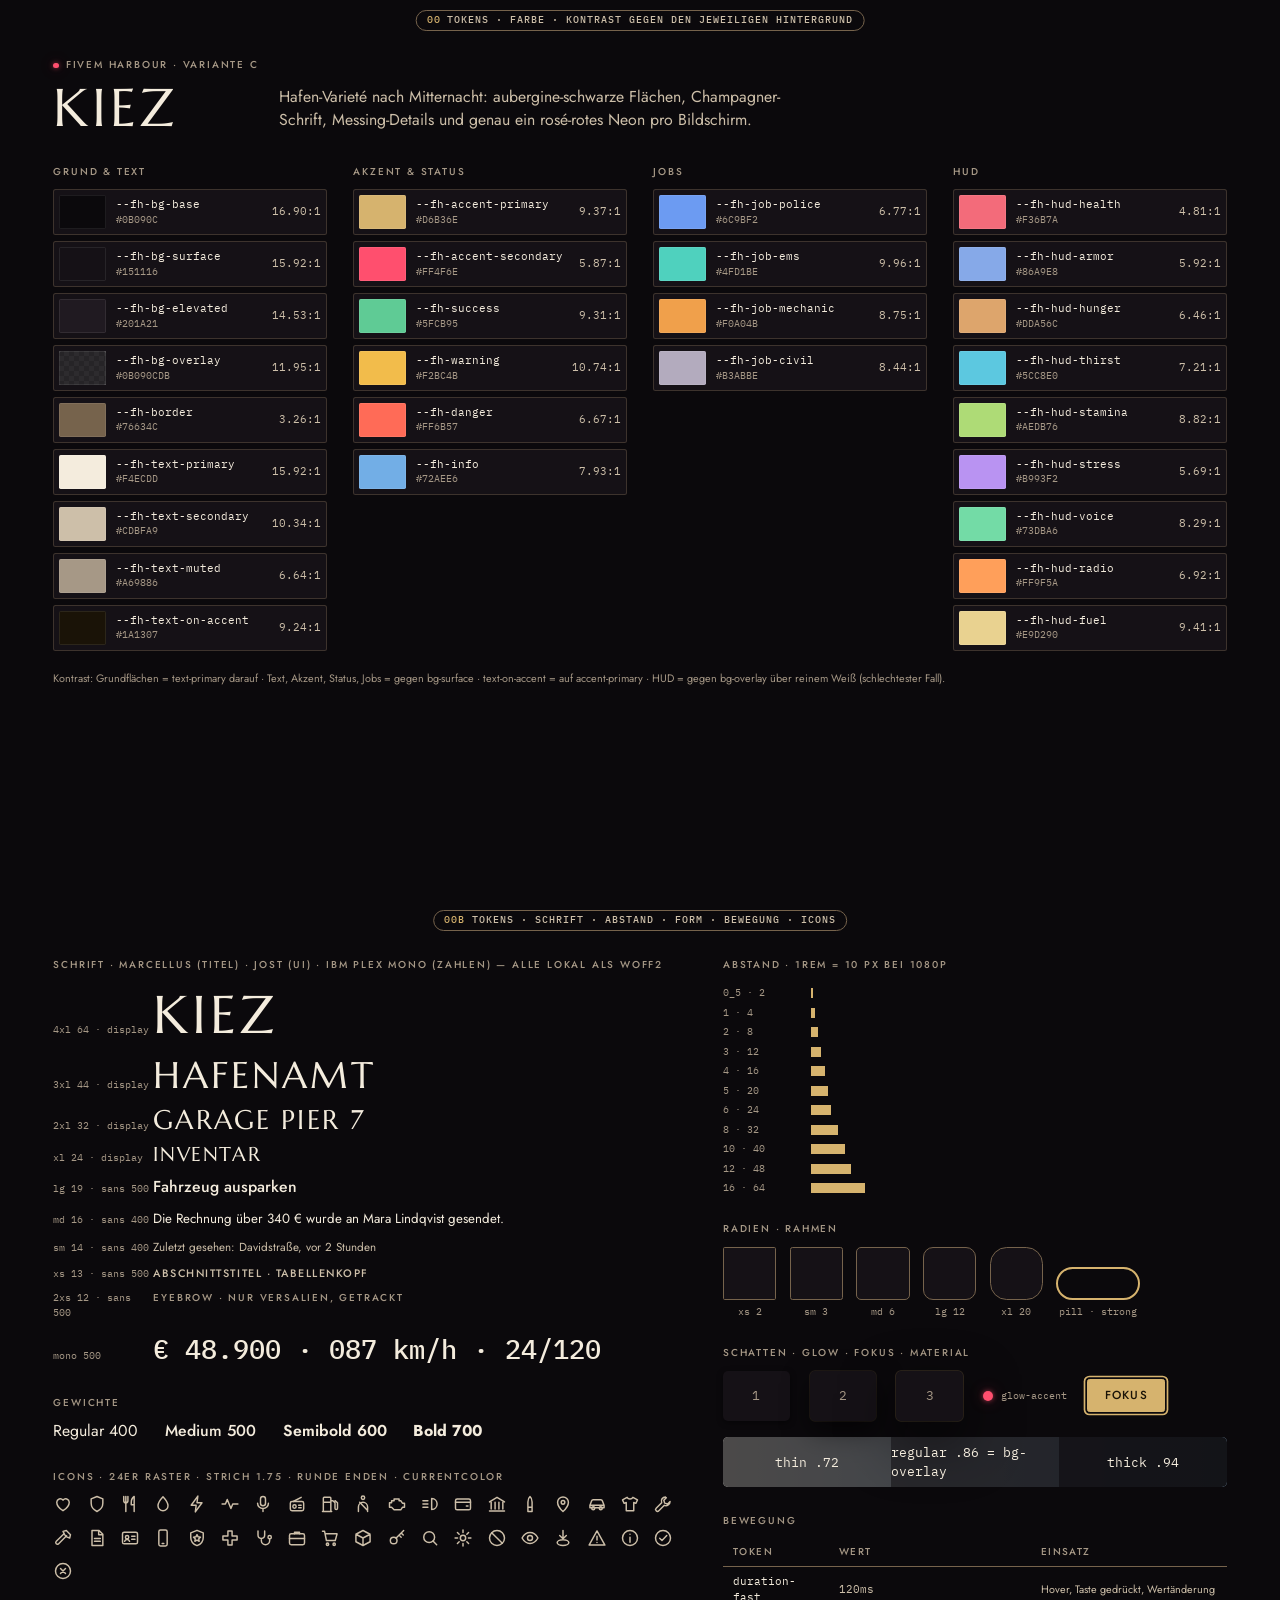
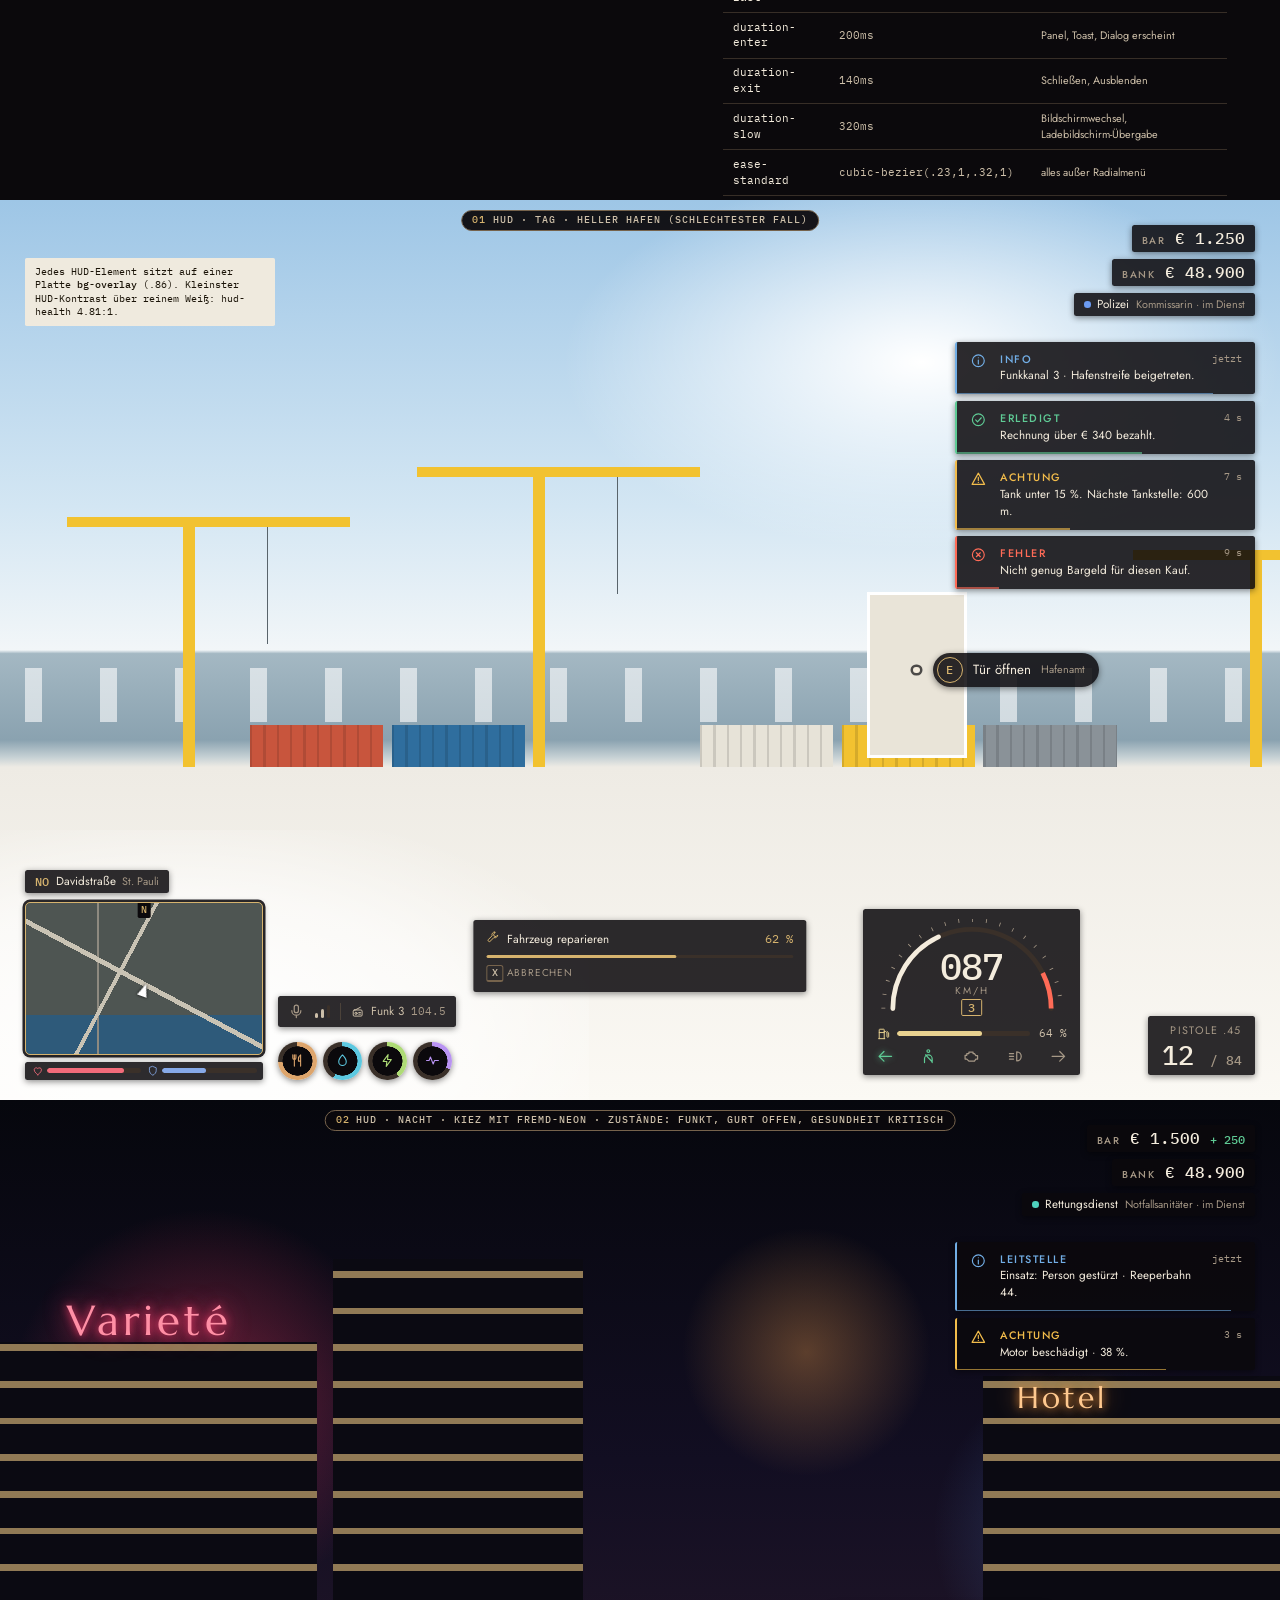
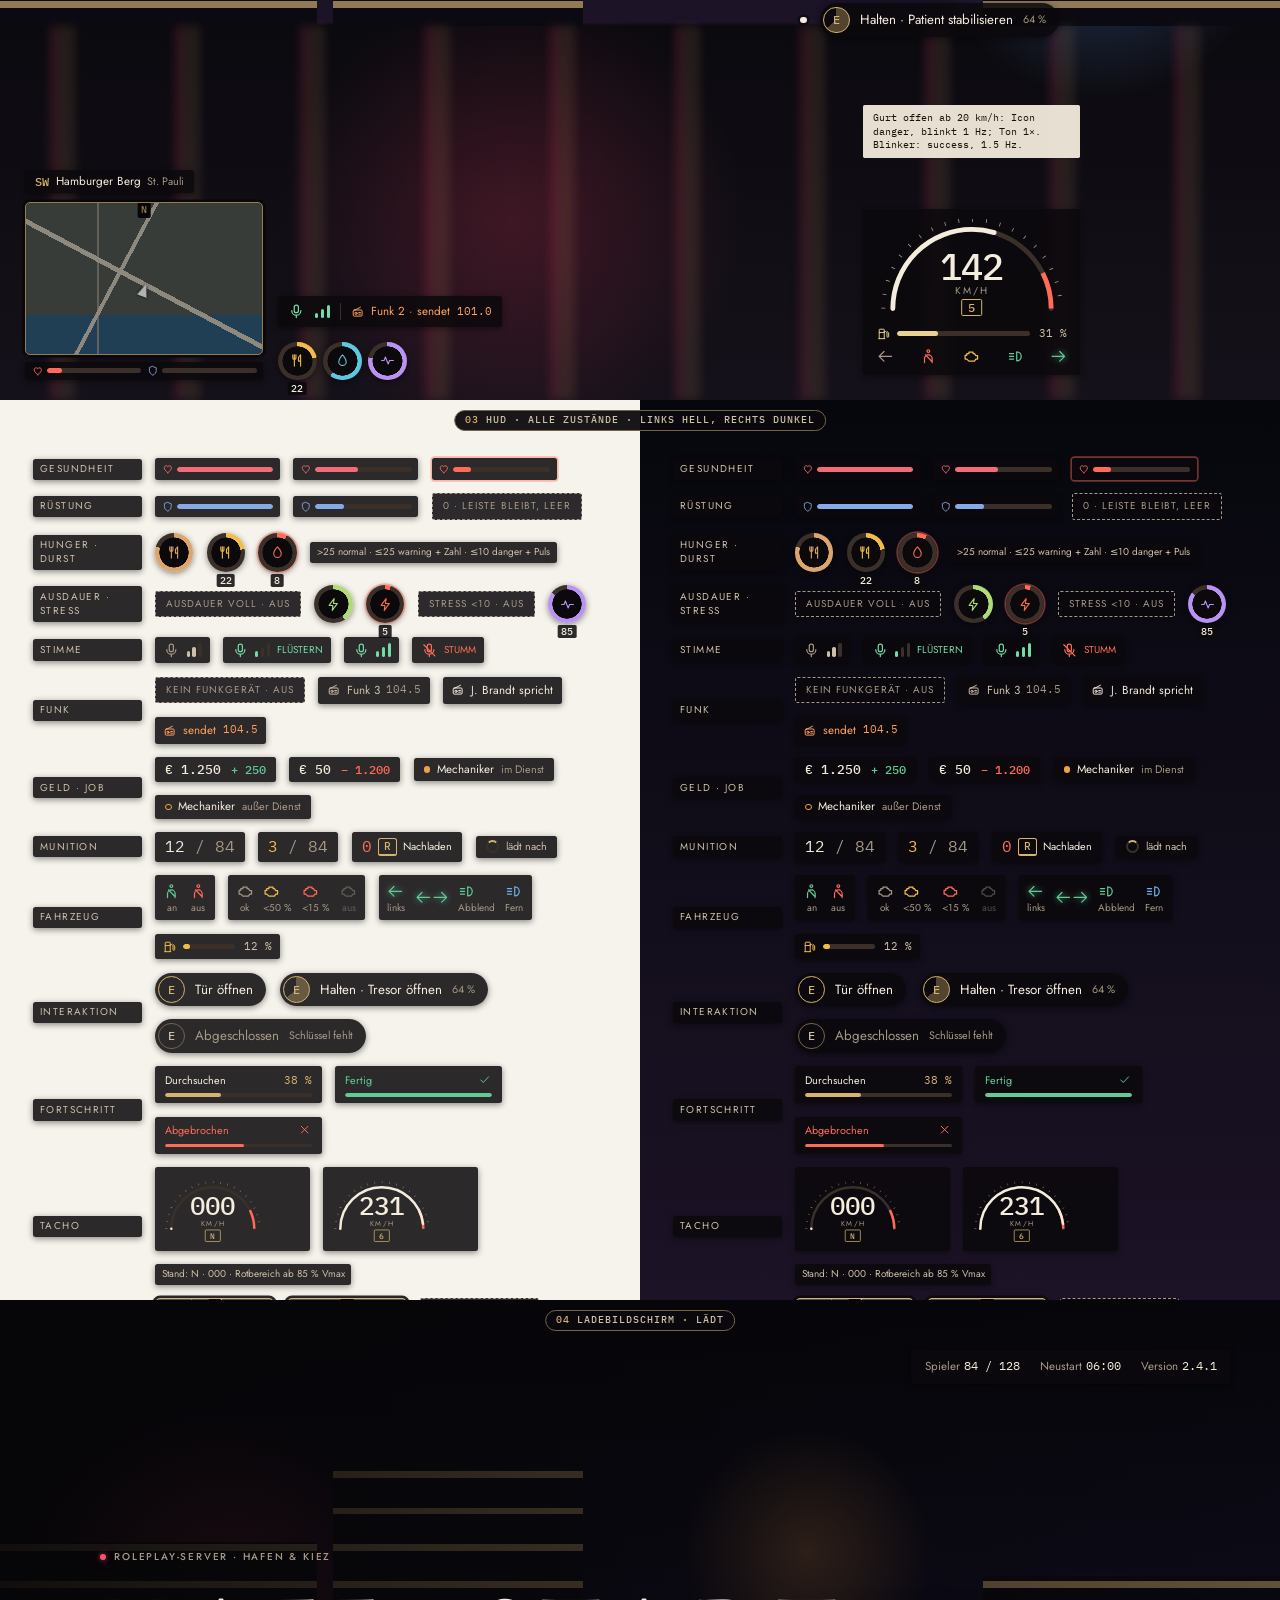
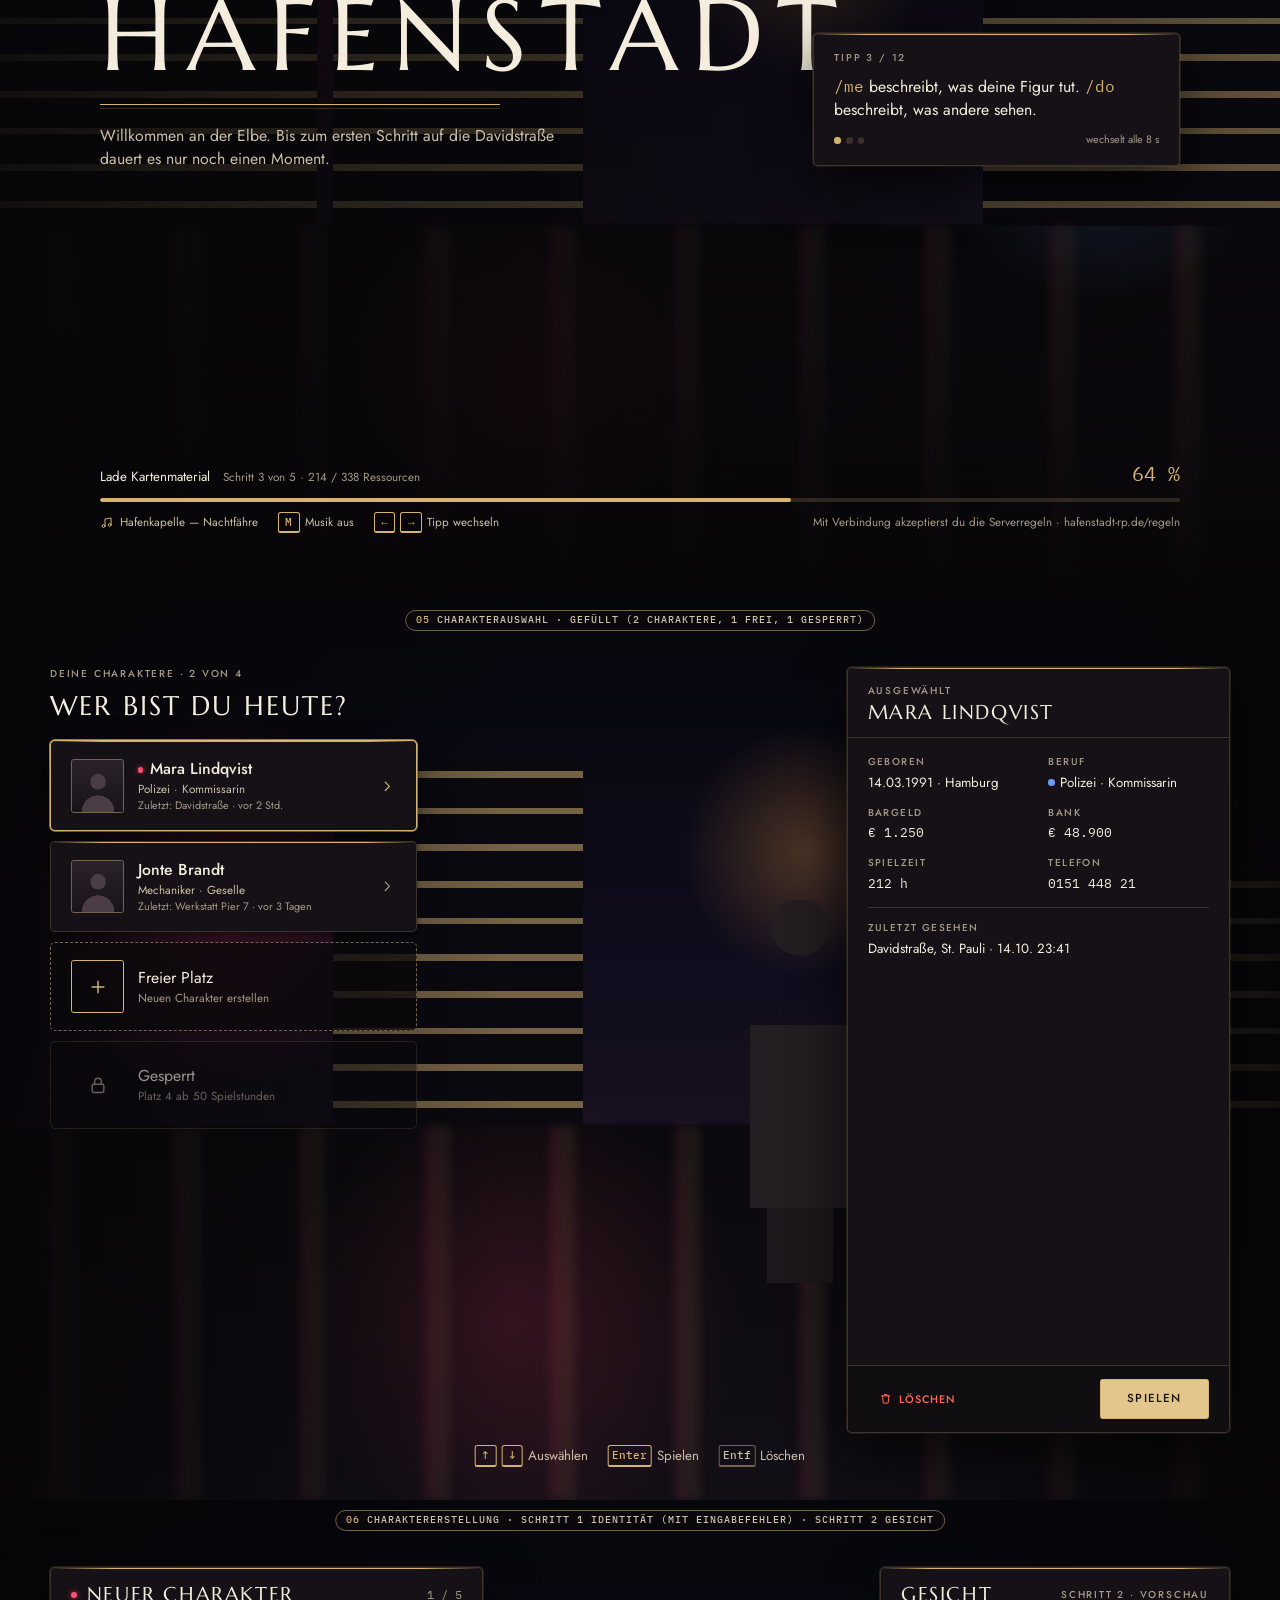
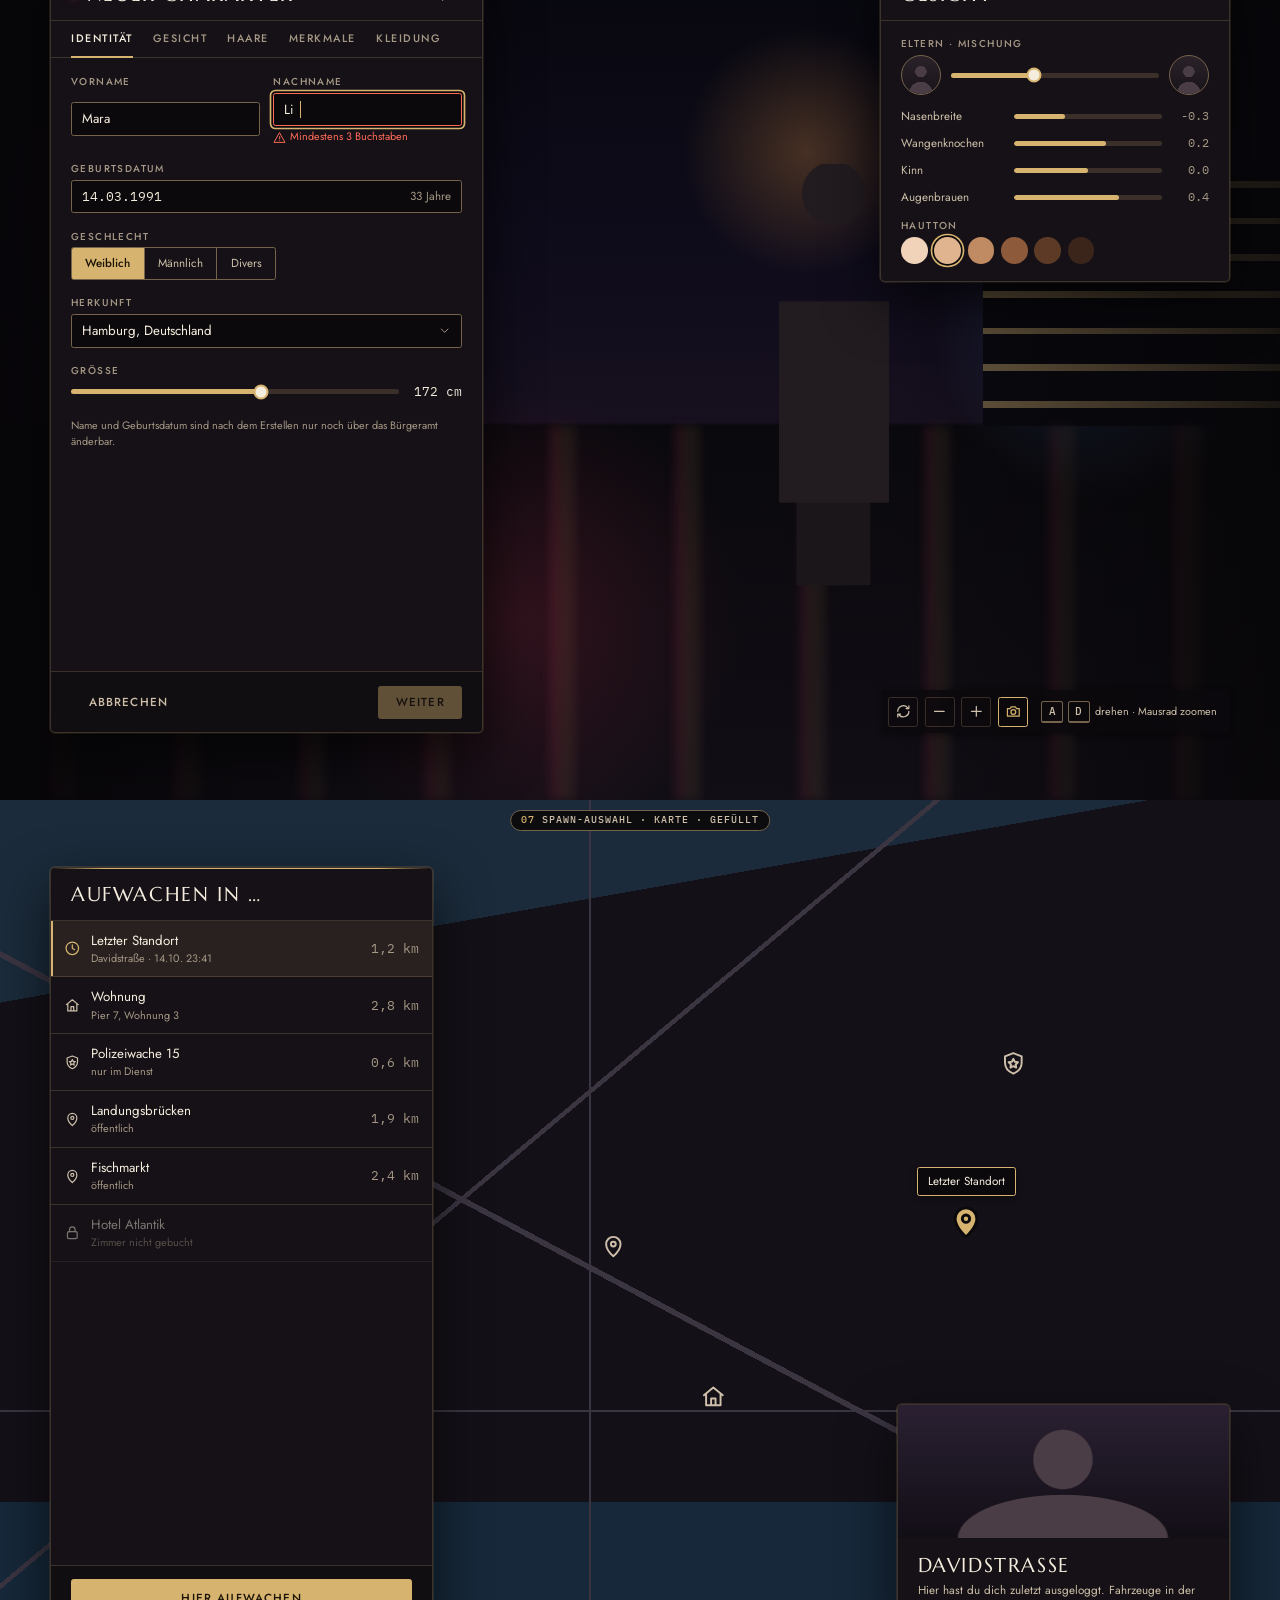
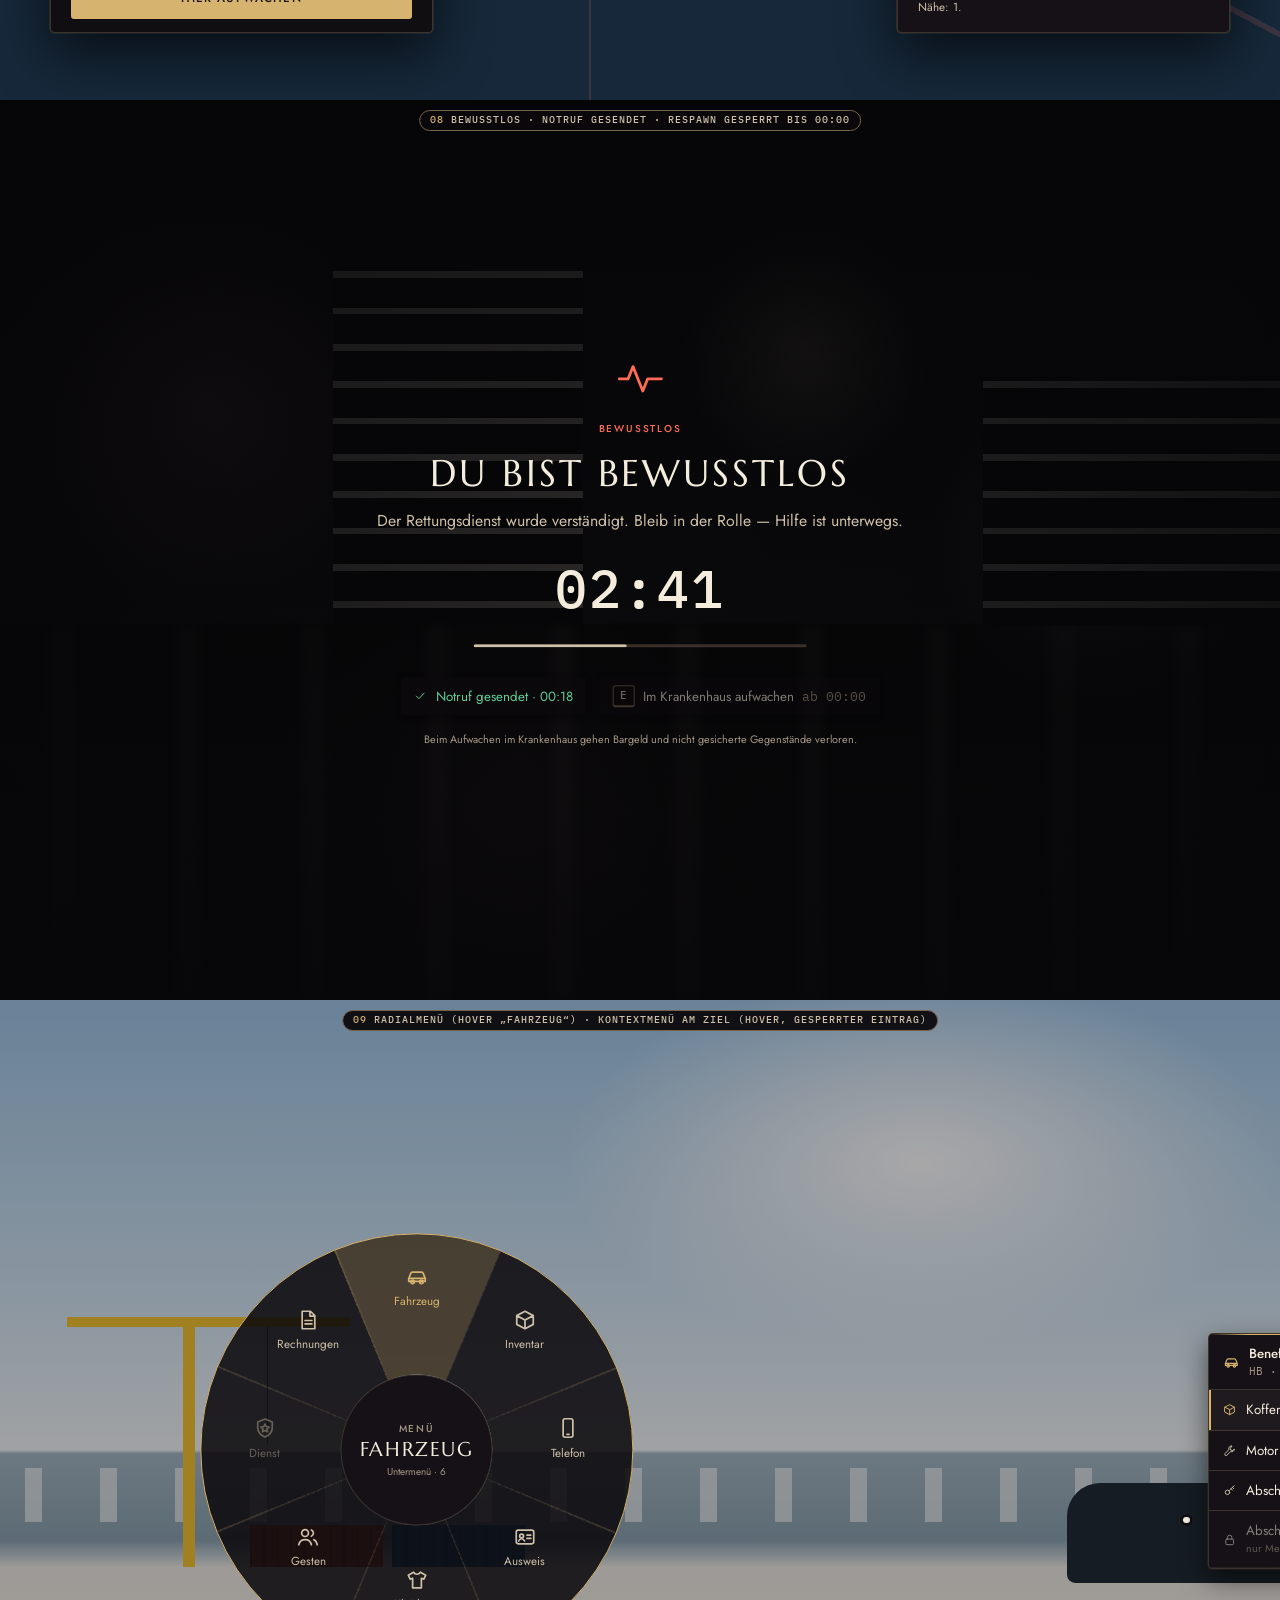
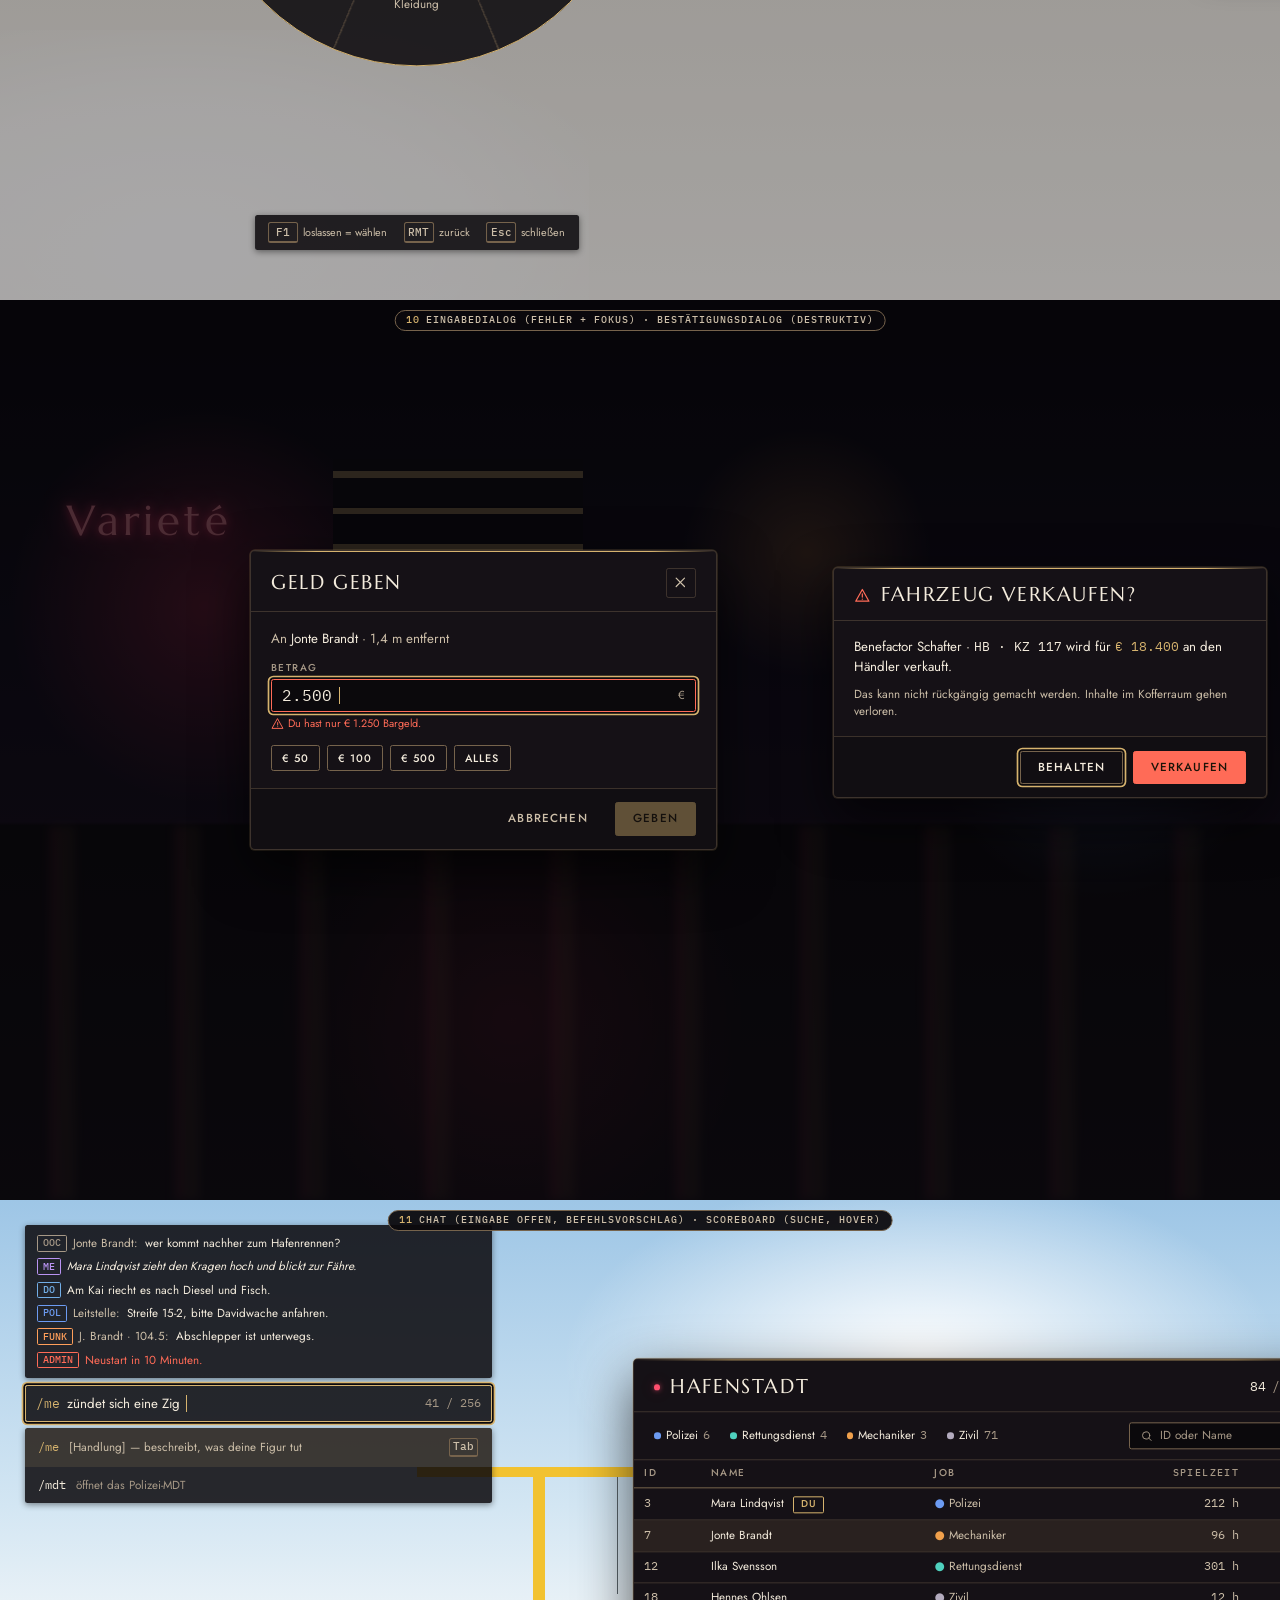
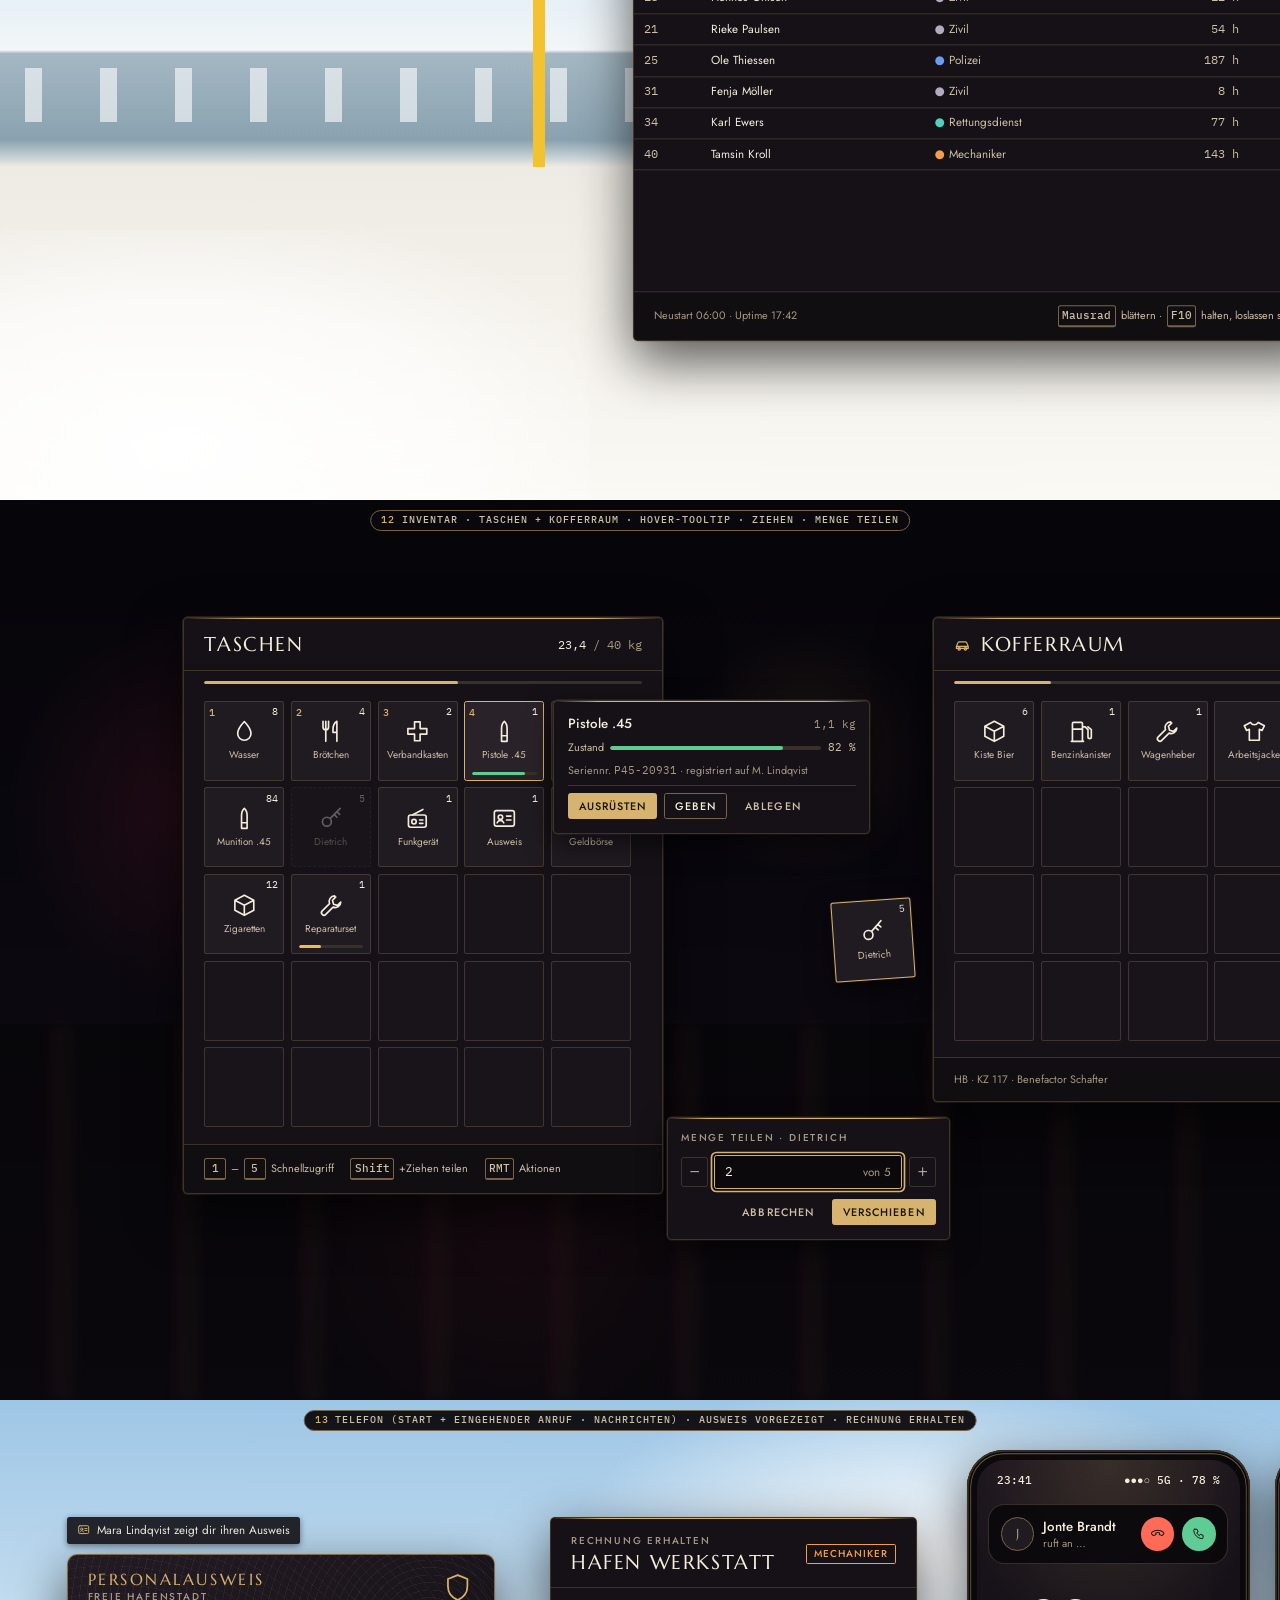
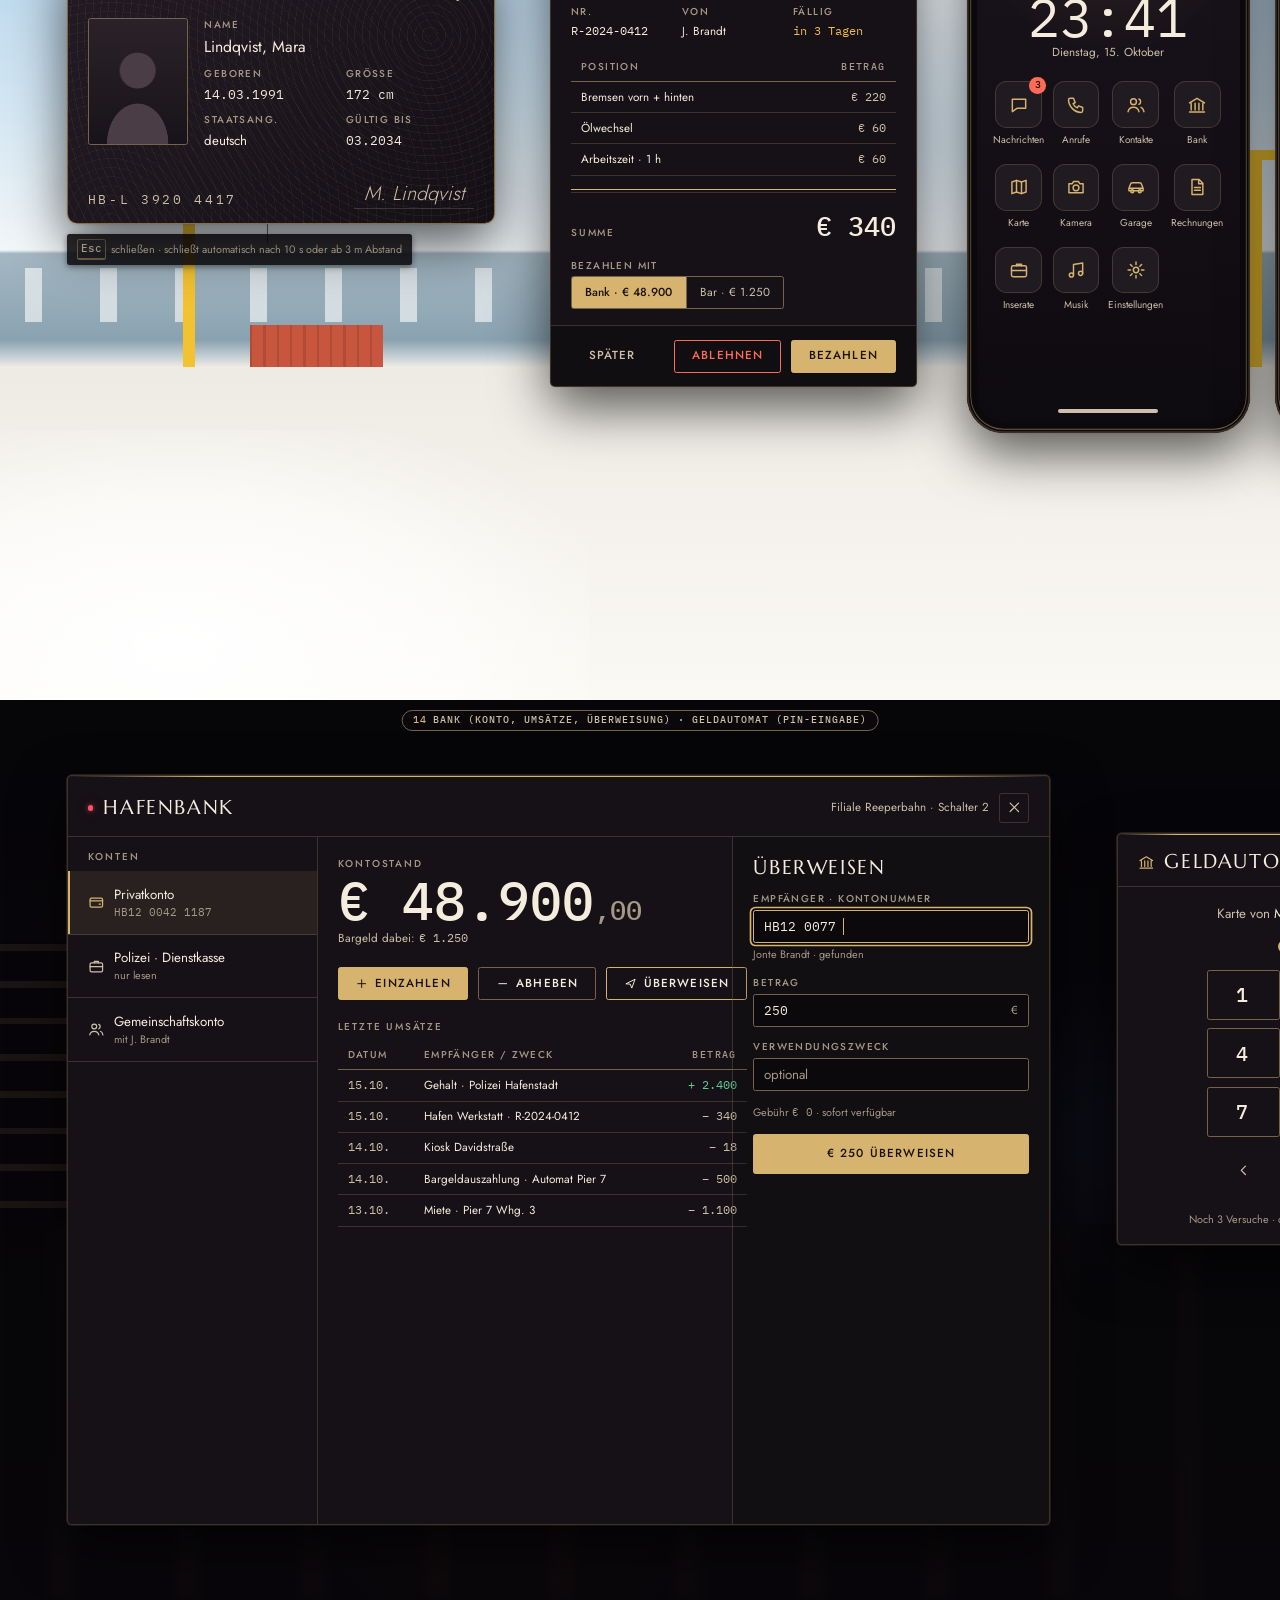
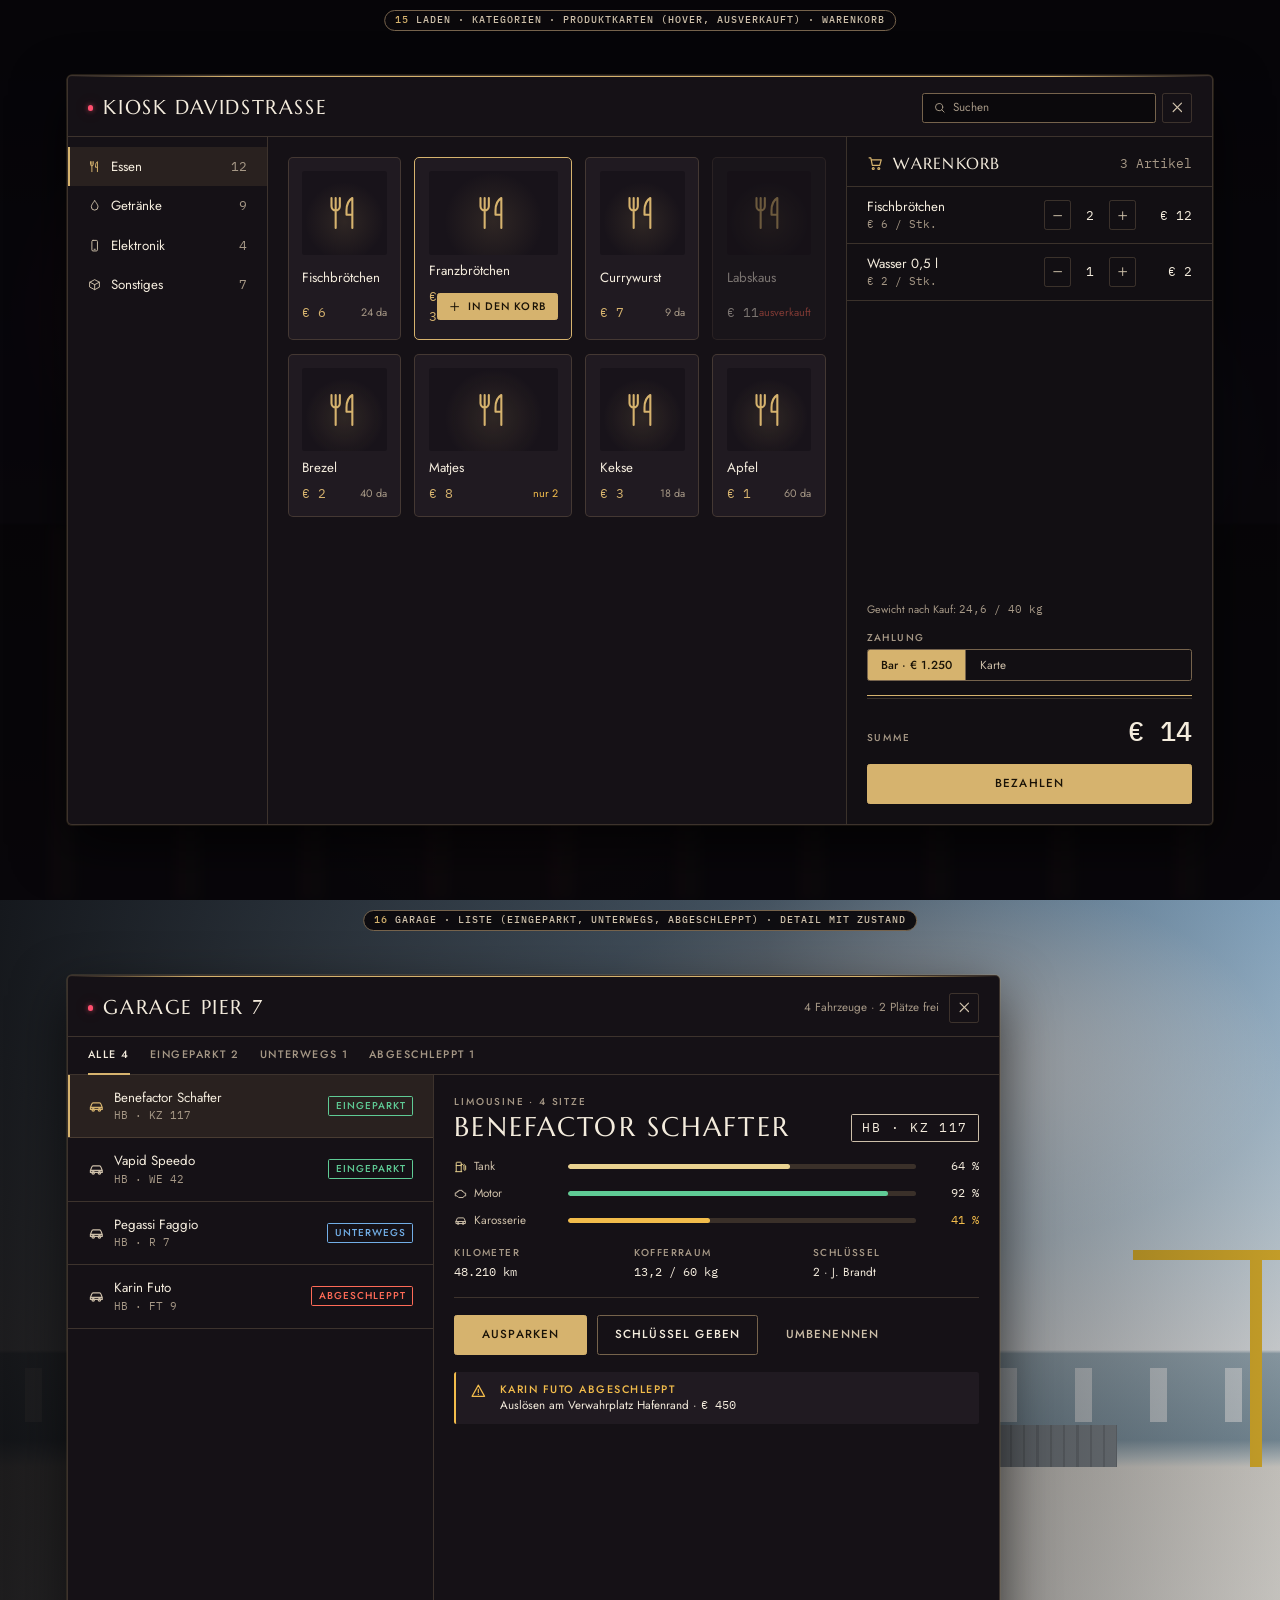
<file: kiez/index.html>
<!doctype html>
<html lang="de">
<head>
<meta charset="utf-8">
<meta name="viewport" content="width=device-width, initial-scale=1">
<title>FiveM Harbour — Kiez · Design-System-Vorschau</title>
<style>
@font-face { font-family: "Jost"; src: url("fonts/Jost-Variable-latin.woff2") format("woff2"); font-weight: 300 700; font-display: block; }
@font-face { font-family: "Marcellus"; src: url("fonts/Marcellus-Regular-latin.woff2") format("woff2"); font-weight: 400; font-display: block; }
@font-face { font-family: "IBM Plex Mono"; src: url("fonts/IBMPlexMono-Regular-latin.woff2") format("woff2"); font-weight: 400; font-display: block; }
@font-face { font-family: "IBM Plex Mono"; src: url("fonts/IBMPlexMono-Medium-latin.woff2") format("woff2"); font-weight: 500; font-display: block; }

/* ===== Kiez token block (identical to DESIGN.md "CSS custom properties") ===== */
:root {
  --fh-bg-base: #0B090C;
  --fh-bg-surface: #151116;
  --fh-bg-elevated: #201A21;
  --fh-bg-overlay: rgba(11, 9, 12, 0.86);
  --fh-border: #76634C;
  --fh-text-primary: #F4ECDD;
  --fh-text-secondary: #CDBFA9;
  --fh-text-muted: #A69886;
  --fh-text-on-accent: #1A1307;
  --fh-accent-primary: #D6B36E;
  --fh-accent-secondary: #FF4F6E;
  --fh-success: #5FCB95;
  --fh-warning: #F2BC4B;
  --fh-danger: #FF6B57;
  --fh-info: #72AEE6;
  --fh-job-police: #6C9BF2;
  --fh-job-ems: #4FD1BE;
  --fh-job-mechanic: #F0A04B;
  --fh-job-civil: #B3ABBE;
  --fh-hud-health: #F36B7A;
  --fh-hud-armor: #86A9E8;
  --fh-hud-hunger: #DDA56C;
  --fh-hud-thirst: #5CC8E0;
  --fh-hud-stamina: #AEDB76;
  --fh-hud-stress: #B993F2;
  --fh-hud-voice: #73DBA6;
  --fh-hud-radio: #FF9F5A;
  --fh-hud-fuel: #E9D290;

  --fh-font-sans: "Jost", "Segoe UI", system-ui, sans-serif;
  --fh-font-display: "Marcellus", "Jost", Georgia, serif;
  --fh-font-mono: "IBM Plex Mono", ui-monospace, Consolas, monospace;
  --fh-text-2xs: 1.2rem;
  --fh-text-xs: 1.3rem;
  --fh-text-sm: 1.4rem;
  --fh-text-md: 1.6rem;
  --fh-text-lg: 1.9rem;
  --fh-text-xl: 2.4rem;
  --fh-text-2xl: 3.2rem;
  --fh-text-3xl: 4.4rem;
  --fh-text-4xl: 6.4rem;
  --fh-weight-regular: 400;
  --fh-weight-medium: 500;
  --fh-weight-semibold: 600;
  --fh-weight-bold: 700;

  --fh-space-0_5: 0.2rem;
  --fh-space-1: 0.4rem;
  --fh-space-2: 0.8rem;
  --fh-space-3: 1.2rem;
  --fh-space-4: 1.6rem;
  --fh-space-5: 2rem;
  --fh-space-6: 2.4rem;
  --fh-space-8: 3.2rem;
  --fh-space-10: 4rem;
  --fh-space-12: 4.8rem;
  --fh-space-16: 6.4rem;

  --fh-radius-xs: 0.2rem;
  --fh-radius-sm: 0.3rem;
  --fh-radius-md: 0.6rem;
  --fh-radius-lg: 1.2rem;
  --fh-radius-xl: 2rem;
  --fh-radius-pill: 999rem;
  --fh-border-width: max(1px, 0.1rem);
  --fh-border-width-strong: max(2px, 0.2rem);

  --fh-shadow-1: 0 0.2rem 0.8rem rgba(0, 0, 0, 0.45);
  --fh-shadow-2: 0 1.2rem 3.2rem rgba(0, 0, 0, 0.55), 0 0 0 0.1rem rgba(214, 179, 110, 0.14);
  --fh-shadow-3: 0 2.4rem 6.4rem rgba(0, 0, 0, 0.65), 0 0 0 0.1rem rgba(214, 179, 110, 0.22);
  --fh-glow-accent: 0 0 0.6rem rgba(255, 79, 110, 0.6), 0 0 1.8rem rgba(255, 79, 110, 0.28);
  --fh-focus-ring: 0 0 0 0.2rem #0B090C, 0 0 0 0.4rem #D6B36E;
  --fh-blur-thin: 0.4rem;
  --fh-blur-regular: 0.8rem;
  --fh-blur-thick: 1.6rem;
  --fh-material-thin: rgba(11, 9, 12, 0.72);
  --fh-material-regular: rgba(11, 9, 12, 0.86);
  --fh-material-thick: rgba(11, 9, 12, 0.94);

  --fh-duration-fast: 120ms;
  --fh-duration-enter: 200ms;
  --fh-duration-exit: 140ms;
  --fh-duration-slow: 320ms;
  --fh-ease-standard: cubic-bezier(0.23, 1, 0.32, 1);
  --fh-ease-spring: cubic-bezier(0.34, 1.36, 0.64, 1);

  /* component-internal (not tokens): decorative hairline = border at 42 % */
  --k-hair: rgba(118, 99, 76, 0.42);
}

/* ===== Scaling rule: 1rem = 10px at 1080p ===== */
html { font-size: clamp(8px, calc(100vh / 108), 16px); }
*, *::before, *::after { box-sizing: border-box; }
body { margin: 0; background: #000; color: var(--fh-text-primary); font-family: var(--fh-font-sans); font-size: var(--fh-text-md); font-weight: var(--fh-weight-regular); line-height: 1.45; -webkit-font-smoothing: antialiased; }
h1, h2, h3, h4, p, ul, ol, table { margin: 0; padding: 0; }
ul { list-style: none; }
svg.i { width: 2rem; height: 2rem; flex: none; fill: none; stroke: currentColor; stroke-width: 1.75; stroke-linecap: round; stroke-linejoin: round; vertical-align: middle; }
svg.i.s { width: 1.6rem; height: 1.6rem; }
svg.i.l { width: 2.4rem; height: 2.4rem; }
.mono { font-family: var(--fh-font-mono); font-variant-numeric: tabular-nums; }
.muted { color: var(--fh-text-muted); }
.sec { color: var(--fh-text-secondary); }

/* ===== Stage (one 16:9 in-game frame) ===== */
.stage { position: relative; width: 100vw; height: 100vh; overflow: hidden; background: var(--fh-bg-base); }
.stage-tag { position: absolute; left: 50%; top: var(--fh-space-3); transform: translateX(-50%); z-index: 90; display: flex; gap: var(--fh-space-2); align-items: center; padding: var(--fh-space-1) var(--fh-space-3); background: var(--fh-material-thick); border: var(--fh-border-width) solid var(--fh-border); border-radius: var(--fh-radius-pill); font: var(--fh-weight-medium) var(--fh-text-2xs)/1.2 var(--fh-font-mono); letter-spacing: 0.1em; text-transform: uppercase; color: var(--fh-text-secondary); white-space: nowrap; }
.stage-tag b { color: var(--fh-accent-primary); font-weight: var(--fh-weight-medium); }
.anno { position: absolute; z-index: 80; max-width: 30rem; padding: var(--fh-space-2) var(--fh-space-3); background: rgba(244, 236, 221, 0.94); color: #1A1307; border-radius: var(--fh-radius-xs); font: var(--fh-weight-regular) var(--fh-text-2xs)/1.35 var(--fh-font-mono); }
.anno b { font-weight: var(--fh-weight-medium); }

/* ===== Stand-in game worlds ===== */
.world { position: absolute; inset: 0; overflow: hidden; }
.world-day { background:
  radial-gradient(ellipse 40% 30% at 72% 18%, #FFFFFF 0%, rgba(255,255,255,0) 70%),
  linear-gradient(180deg, #9EC6E6 0%, #D3E6F3 34%, #F2F6F8 50%, #A4B8C3 50.4%, #8AA2B0 60%, #C9D3D6 62%, #EEEBE4 63%, #FBF9F4 100%); }
.world-day .glare { position: absolute; left: 0; bottom: 0; width: 46%; height: 30%; background: radial-gradient(ellipse at 30% 80%, #FFFFFF 0%, rgba(255,255,255,0.6) 50%, rgba(255,255,255,0) 80%); }
.world-day .crane { position: absolute; bottom: 37%; width: 1.4rem; background: #F2C230; }
.world-day .crane::before { content: ""; position: absolute; top: 0; left: -14rem; width: 34rem; height: 1.2rem; background: #F2C230; }
.world-day .crane::after { content: ""; position: absolute; top: 1.2rem; left: 10rem; width: 0.2rem; height: 14rem; background: #59646B; }
.world-day .cont { position: absolute; bottom: 37%; height: 5rem; width: 16rem; background: repeating-linear-gradient(90deg, rgba(0,0,0,0.12) 0 0.3rem, transparent 0.3rem 1.6rem); }
.world-day .water-glint { position: absolute; left: 0; right: 0; top: 52%; height: 6%; background: repeating-linear-gradient(90deg, rgba(255,255,255,0.0) 0 3rem, rgba(255,255,255,0.85) 3rem 5rem, rgba(255,255,255,0) 5rem 9rem); opacity: 0.7; }
.world-night { background:
  radial-gradient(circle at 16% 34%, rgba(255, 60, 100, 0.42), rgba(255, 60, 100, 0) 16%),
  radial-gradient(circle at 63% 28%, rgba(255, 168, 80, 0.32), rgba(255, 168, 80, 0) 12%),
  radial-gradient(circle at 86% 48%, rgba(100, 160, 255, 0.3), rgba(100, 160, 255, 0) 14%),
  radial-gradient(circle at 40% 80%, rgba(255, 60, 100, 0.2), rgba(255, 60, 100, 0) 22%),
  linear-gradient(180deg, #06070D 0%, #120E22 40%, #1C1326 58%, #0B0A0F 58.4%, #15111A 100%); }
.world-night .bldg { position: absolute; bottom: 41.6%; background:
  repeating-linear-gradient(0deg, transparent 0 2.2rem, rgba(255, 214, 140, 0.55) 2.2rem 3rem, transparent 3rem 4.4rem),
  repeating-linear-gradient(90deg, #0B0A12 0 1.6rem, transparent 1.6rem 2.6rem), #0B0A12; }
.world-night .sign { position: absolute; font: 400 5rem/1 var(--fh-font-display); color: #FF8FA5; text-shadow: 0 0 1rem #FF3D6E, 0 0 3rem #FF3D6E; letter-spacing: 0.1em; }
.world-night .wet { position: absolute; left: 0; right: 0; bottom: 0; height: 41.6%; background: repeating-linear-gradient(90deg, rgba(255, 70, 110, 0.0) 0 6rem, rgba(255, 70, 110, 0.16) 6rem 7rem, rgba(255, 190, 120, 0.1) 7rem 9rem, rgba(0,0,0,0) 9rem 15rem); filter: blur(0.6rem); }
.world-split { background: linear-gradient(90deg, transparent 50%, transparent 50%); }
.world .ped { position: absolute; width: 16rem; height: 46rem; background:
  radial-gradient(circle at 50% 7%, #2B2328 0 3.4rem, transparent 3.5rem),
  linear-gradient(#2B2328, #2B2328) 50% 15rem / 12rem 22rem no-repeat,
  linear-gradient(#231C21, #231C21) 34% 100% / 4.2rem 14rem no-repeat,
  linear-gradient(#231C21, #231C21) 66% 100% / 4.2rem 14rem no-repeat; }
.scrim { position: absolute; inset: 0; background: rgba(6, 5, 7, 0.72); }
.scrim.heavy { background: rgba(6, 5, 7, 0.86); }
.desat { filter: grayscale(0.85) brightness(0.55); }

/* ===== Primitives ===== */
.eyebrow { font-size: var(--fh-text-2xs); font-weight: var(--fh-weight-medium); letter-spacing: 0.18em; text-transform: uppercase; color: var(--fh-text-muted); }
.title { font-family: var(--fh-font-display); font-weight: var(--fh-weight-regular); letter-spacing: 0.08em; text-transform: uppercase; line-height: 1.1; }
.t-xl { font-size: var(--fh-text-xl); } .t-2xl { font-size: var(--fh-text-2xl); } .t-3xl { font-size: var(--fh-text-3xl); } .t-4xl { font-size: var(--fh-text-4xl); }
.lit { display: inline-block; width: 0.7rem; height: 0.7rem; border-radius: 50%; background: var(--fh-accent-secondary); box-shadow: var(--fh-glow-accent); flex: none; }
.rule2 { height: 0.5rem; border-top: var(--fh-border-width) solid var(--fh-accent-primary); border-bottom: var(--fh-border-width) solid var(--k-hair); }
.hair { border: 0; border-top: var(--fh-border-width) solid var(--k-hair); margin: 0; }

.panel { position: absolute; display: flex; flex-direction: column; background: var(--fh-bg-surface); border: var(--fh-border-width) solid var(--k-hair); border-radius: var(--fh-radius-md); box-shadow: var(--fh-shadow-3); overflow: hidden; }
.panel::before { content: ""; position: absolute; left: 0; right: 0; top: 0; height: var(--fh-border-width); background: linear-gradient(90deg, rgba(214,179,110,0), var(--fh-accent-primary) 14%, var(--fh-accent-primary) 86%, rgba(214,179,110,0)); }
.ph { display: flex; align-items: center; gap: var(--fh-space-3); padding: var(--fh-space-5) var(--fh-space-6) var(--fh-space-4); border-bottom: var(--fh-border-width) solid var(--k-hair); }
.ph .title { font-size: var(--fh-text-xl); }
.ph .end { margin-left: auto; display: flex; gap: var(--fh-space-2); align-items: center; }
.pb { padding: var(--fh-space-5) var(--fh-space-6); }
.pf { display: flex; gap: var(--fh-space-3); justify-content: flex-end; align-items: center; padding: var(--fh-space-4) var(--fh-space-6); border-top: var(--fh-border-width) solid var(--k-hair); background: rgba(0,0,0,0.18); margin-top: auto; }
.pf .left { margin-right: auto; }

.btn { display: inline-flex; align-items: center; justify-content: center; gap: var(--fh-space-2); height: 4rem; padding: 0 var(--fh-space-5); border-radius: var(--fh-radius-sm); border: var(--fh-border-width) solid var(--fh-border); background: transparent; color: var(--fh-text-primary); font: var(--fh-weight-medium) var(--fh-text-sm)/1 var(--fh-font-sans); letter-spacing: 0.1em; text-transform: uppercase; white-space: nowrap; }
.btn-primary { background: var(--fh-accent-primary); border-color: var(--fh-accent-primary); color: var(--fh-text-on-accent); }
.btn-danger { border-color: var(--fh-danger); color: var(--fh-danger); }
.btn-danger.fill { background: var(--fh-danger); color: var(--fh-text-on-accent); }
.btn-ghost { border-color: transparent; color: var(--fh-text-secondary); }
.btn-sm { height: 3.2rem; padding: 0 var(--fh-space-3); font-size: var(--fh-text-xs); }
.btn-icon { width: 3.6rem; height: 3.6rem; padding: 0; border-color: var(--k-hair); color: var(--fh-text-secondary); }
.btn.is-hover { border-color: var(--fh-accent-primary); }
.btn-primary.is-hover { background: #E3C68C; }
.btn.is-focus { box-shadow: var(--fh-focus-ring); }
.btn[disabled], .btn.is-disabled { opacity: 0.4; }
.kbd { display: inline-grid; place-items: center; min-width: 2.6rem; height: 2.6rem; padding: 0 var(--fh-space-1); border: var(--fh-border-width) solid var(--fh-accent-primary); border-bottom-width: var(--fh-border-width-strong); border-radius: var(--fh-radius-sm); color: var(--fh-accent-primary); font: var(--fh-weight-medium) var(--fh-text-xs)/1 var(--fh-font-mono); }
.kbd.m { border-color: var(--fh-border); color: var(--fh-text-secondary); }

.field { display: grid; gap: var(--fh-space-1); }
.field > label, .lbl { font-size: var(--fh-text-2xs); font-weight: var(--fh-weight-medium); letter-spacing: 0.14em; text-transform: uppercase; color: var(--fh-text-muted); }
.input { display: flex; align-items: center; gap: var(--fh-space-2); height: 4rem; padding: 0 var(--fh-space-3); background: var(--fh-bg-base); border: var(--fh-border-width) solid var(--fh-border); border-radius: var(--fh-radius-sm); color: var(--fh-text-primary); font-size: var(--fh-text-md); }
.input .ph-t { color: var(--fh-text-muted); }
.input.is-focus { border-color: var(--fh-accent-primary); box-shadow: var(--fh-focus-ring); }
.input.is-error { border-color: var(--fh-danger); }
.input .suffix { margin-left: auto; color: var(--fh-text-muted); font-size: var(--fh-text-sm); }
.help { font-size: var(--fh-text-xs); color: var(--fh-text-muted); }
.err { font-size: var(--fh-text-xs); color: var(--fh-danger); display: flex; gap: var(--fh-space-1); align-items: center; }
.caret { display: inline-block; width: 0.1rem; height: 2rem; background: var(--fh-accent-primary); }

.seg { display: inline-flex; border: var(--fh-border-width) solid var(--fh-border); border-radius: var(--fh-radius-sm); overflow: hidden; }
.seg span { padding: var(--fh-space-2) var(--fh-space-4); font-size: var(--fh-text-sm); color: var(--fh-text-secondary); }
.seg span + span { border-left: var(--fh-border-width) solid var(--fh-border); }
.seg .on { background: var(--fh-accent-primary); color: var(--fh-text-on-accent); font-weight: var(--fh-weight-medium); }

.tabs { display: flex; gap: var(--fh-space-6); border-bottom: var(--fh-border-width) solid var(--k-hair); padding: 0 var(--fh-space-6); }
.tabs span { padding: var(--fh-space-3) 0; margin-bottom: calc(var(--fh-border-width) * -1); font-size: var(--fh-text-xs); font-weight: var(--fh-weight-medium); letter-spacing: 0.14em; text-transform: uppercase; color: var(--fh-text-muted); border-bottom: var(--fh-border-width-strong) solid transparent; }
.tabs .on { color: var(--fh-text-primary); border-bottom-color: var(--fh-accent-primary); }

.chip { display: inline-flex; align-items: center; gap: var(--fh-space-1); height: 2.4rem; padding: 0 var(--fh-space-2); border-radius: var(--fh-radius-xs); border: var(--fh-border-width) solid currentColor; font-size: var(--fh-text-2xs); font-weight: var(--fh-weight-medium); letter-spacing: 0.1em; text-transform: uppercase; white-space: nowrap; }
.dot { width: 0.8rem; height: 0.8rem; border-radius: 50%; background: currentColor; flex: none; display: inline-block; }
.c-police { color: var(--fh-job-police); } .c-ems { color: var(--fh-job-ems); } .c-mech { color: var(--fh-job-mechanic); } .c-civil { color: var(--fh-job-civil); }
.c-ok { color: var(--fh-success); } .c-warn { color: var(--fh-warning); } .c-bad { color: var(--fh-danger); } .c-info { color: var(--fh-info); } .c-brass { color: var(--fh-accent-primary); }

.bar { height: 0.6rem; border-radius: var(--fh-radius-pill); background: #3A3029; overflow: hidden; }
.bar > i { display: block; height: 100%; width: var(--v, 50%); background: var(--c, var(--fh-accent-primary)); border-radius: inherit; }
.bar.thin { height: 0.4rem; }

.list { display: grid; }
.row { display: flex; align-items: center; gap: var(--fh-space-3); padding: var(--fh-space-3) var(--fh-space-4); border-bottom: var(--fh-border-width) solid var(--k-hair); }
.row.sel { background: rgba(214, 179, 110, 0.1); box-shadow: inset var(--fh-border-width-strong) 0 0 var(--fh-accent-primary); }
.row.hov { background: rgba(244, 236, 221, 0.04); }
.row .end { margin-left: auto; display: flex; align-items: center; gap: var(--fh-space-2); }
.row .main { display: grid; gap: 0.1rem; min-width: 0; }
.row .sub { font-size: var(--fh-text-xs); color: var(--fh-text-muted); }

table.t { width: 100%; border-collapse: collapse; font-size: var(--fh-text-sm); }
table.t th { text-align: left; font-size: var(--fh-text-2xs); font-weight: var(--fh-weight-medium); letter-spacing: 0.14em; text-transform: uppercase; color: var(--fh-text-muted); padding: var(--fh-space-2) var(--fh-space-3); border-bottom: var(--fh-border-width) solid var(--fh-border); }
table.t td { padding: var(--fh-space-2) var(--fh-space-3); border-bottom: var(--fh-border-width) solid var(--k-hair); color: var(--fh-text-secondary); }
table.t td.p { color: var(--fh-text-primary); }
table.t tr.sel td { background: rgba(214, 179, 110, 0.1); }
table.t td.c-ok { color: var(--fh-success); } table.t td.c-warn { color: var(--fh-warning); } table.t td.c-bad { color: var(--fh-danger); } table.t td.c-info { color: var(--fh-info); }
table.t th.num { text-align: right; }
.num { text-align: right; font-family: var(--fh-font-mono); font-variant-numeric: tabular-nums; }

.avatar { display: grid; place-items: center; width: 4rem; height: 4rem; border-radius: 50%; background: var(--fh-bg-elevated); border: var(--fh-border-width) solid var(--fh-border); color: var(--fh-text-muted); font-family: var(--fh-font-display); font-size: var(--fh-text-md); flex: none; }
.photo { background: linear-gradient(180deg, #2A2228, #18131A); position: relative; overflow: hidden; border: var(--fh-border-width) solid var(--fh-border); }
.photo::after { content: ""; position: absolute; left: 50%; bottom: 0; transform: translateX(-50%); width: 64%; height: 82%; background: radial-gradient(circle at 50% 28%, #4A3D45 0 22%, transparent 23%), radial-gradient(ellipse 50% 40% at 50% 100%, #4A3D45 0 98%, transparent 100%); }

.skel { background: linear-gradient(90deg, #201A21 0%, #2C242C 50%, #201A21 100%); background-size: 200% 100%; border-radius: var(--fh-radius-xs); }
.spinner { width: 2.4rem; height: 2.4rem; border-radius: 50%; border: var(--fh-border-width-strong) solid #3A3029; border-top-color: var(--fh-accent-primary); }

/* ===== HUD ===== */
.plate { background: var(--fh-bg-overlay); border-radius: var(--fh-radius-sm); box-shadow: var(--fh-shadow-1); }
.hud-minimap { position: absolute; left: 3rem; bottom: 5.4rem; width: 28.6rem; height: 18.4rem; border-radius: var(--fh-radius-md); border: var(--fh-border-width) solid var(--fh-accent-primary); box-shadow: 0 0 0 0.3rem rgba(11,9,12,0.86), var(--fh-shadow-1); background:
  linear-gradient(28deg, transparent 47%, #C9C3B4 47% 49%, transparent 49%),
  linear-gradient(-62deg, transparent 58%, #C9C3B4 58% 59.4%, transparent 59.4%),
  linear-gradient(90deg, transparent 30%, #8E8A80 30% 31%, transparent 31%),
  linear-gradient(0deg, #2E5A7A 0 26%, transparent 26%),
  #4E5552; overflow: hidden; }
.hud-minimap .me { position: absolute; left: 50%; top: 58%; width: 0; height: 0; border-left: 0.7rem solid transparent; border-right: 0.7rem solid transparent; border-bottom: 1.6rem solid #FFFFFF; transform: translate(-50%, -50%) rotate(20deg); filter: drop-shadow(0 0 0.2rem #000); }
.hud-minimap .north { position: absolute; top: -0.1rem; left: 50%; transform: translateX(-50%); padding: 0 var(--fh-space-1); background: var(--fh-bg-base); color: var(--fh-accent-primary); font: var(--fh-weight-medium) var(--fh-text-2xs)/1.6 var(--fh-font-mono); border-radius: 0 0 var(--fh-radius-xs) var(--fh-radius-xs); }
.hud-street { position: absolute; left: 3rem; bottom: 24.8rem; display: flex; align-items: center; gap: var(--fh-space-2); padding: var(--fh-space-1) var(--fh-space-3); font-size: var(--fh-text-sm); }
.hud-street .compass { font: var(--fh-weight-medium) var(--fh-text-sm) var(--fh-font-mono); color: var(--fh-accent-primary); }
.hud-street .zone { color: var(--fh-text-muted); font-size: var(--fh-text-xs); }
.hud-vitals { position: absolute; left: 3rem; bottom: 2.4rem; width: 28.6rem; display: grid; grid-template-columns: 1fr 1fr; gap: var(--fh-space-2); padding: var(--fh-space-1) var(--fh-space-2); }
.vital { display: flex; align-items: center; gap: var(--fh-space-1); }
.vital svg { width: 1.4rem; height: 1.4rem; }
.vital .bar { flex: 1; height: 0.6rem; }
.hud-rings { position: absolute; left: 33.4rem; bottom: 2.4rem; display: flex; gap: var(--fh-space-2); }
.ring { --v: 70; --c: var(--fh-accent-primary); position: relative; width: 4.6rem; height: 4.6rem; border-radius: 50%; display: grid; place-items: center; color: var(--c); box-shadow: var(--fh-shadow-1); background:
  radial-gradient(closest-side, #0B090C 76%, rgba(11,9,12,0) 78%),
  conic-gradient(var(--c) calc(var(--v) * 1%), #3A3029 0); }
.ring svg { width: 1.8rem; height: 1.8rem; }
.ring.is-warn { --c: var(--fh-warning); }
.ring.is-crit { --c: var(--fh-danger); box-shadow: 0 0 0 0.2rem rgba(255, 107, 87, 0.45), var(--fh-shadow-1); }
.ring .val { position: absolute; bottom: -1.8rem; left: 50%; transform: translateX(-50%); font: var(--fh-weight-medium) var(--fh-text-2xs) var(--fh-font-mono); color: var(--fh-text-primary); background: var(--fh-bg-overlay); padding: 0 var(--fh-space-1); border-radius: var(--fh-radius-xs); }
.hud-voice { position: absolute; left: 33.4rem; bottom: 8.8rem; display: flex; align-items: center; gap: var(--fh-space-3); padding: var(--fh-space-2) var(--fh-space-3); }
.voice-range { display: flex; align-items: flex-end; gap: 0.3rem; height: 1.6rem; }
.voice-range i { width: 0.4rem; background: #3A3029; border-radius: var(--fh-radius-xs); }
.voice-range i:nth-child(1) { height: 40%; } .voice-range i:nth-child(2) { height: 70%; } .voice-range i:nth-child(3) { height: 100%; }
.voice-range i.on { background: var(--fh-text-secondary); }
.talking .voice-range i.on { background: var(--fh-hud-voice); }
.mic { color: var(--fh-text-muted); }
.talking .mic { color: var(--fh-hud-voice); }
.radio-ch { display: flex; align-items: center; gap: var(--fh-space-2); padding-left: var(--fh-space-3); border-left: var(--fh-border-width) solid var(--k-hair); color: var(--fh-text-secondary); font-size: var(--fh-text-sm); }
.radio-ch .mono { font-size: var(--fh-text-xs); color: var(--fh-text-muted); }
.radio-ch.tx { color: var(--fh-hud-radio); }
.radio-ch.tx .mono { color: var(--fh-hud-radio); }

.hud-tr { position: absolute; right: 3rem; top: 3rem; display: grid; justify-items: end; gap: var(--fh-space-2); }
.money { display: flex; align-items: baseline; gap: var(--fh-space-3); padding: var(--fh-space-1) var(--fh-space-3); }
.money .lbl { font-size: var(--fh-text-2xs); }
.money .amt { font: var(--fh-weight-medium) var(--fh-text-lg) var(--fh-font-mono); font-variant-numeric: tabular-nums; }
.money .delta { font: var(--fh-weight-medium) var(--fh-text-sm) var(--fh-font-mono); }
.jobtag { display: flex; align-items: center; gap: var(--fh-space-2); padding: var(--fh-space-1) var(--fh-space-3); font-size: var(--fh-text-sm); }
.jobtag .rank { color: var(--fh-text-muted); font-size: var(--fh-text-xs); }

.hud-ammo { position: absolute; right: 3rem; bottom: 3rem; display: grid; justify-items: end; gap: var(--fh-space-1); padding: var(--fh-space-2) var(--fh-space-4); }
.hud-ammo .w { font-size: var(--fh-text-xs); letter-spacing: 0.12em; text-transform: uppercase; color: var(--fh-text-muted); }
.hud-ammo .n { font: var(--fh-weight-medium) var(--fh-text-2xl)/1 var(--fh-font-mono); }
.hud-ammo .n small { font-size: var(--fh-text-md); color: var(--fh-text-muted); }

.hud-veh { position: absolute; right: 24rem; bottom: 3rem; width: 26rem; padding: var(--fh-space-3) var(--fh-space-4) var(--fh-space-3); display: grid; gap: var(--fh-space-2); }
.speedo { position: relative; height: 12rem; }
.speedo svg { position: absolute; inset: 0; width: 100%; height: 100%; }
.speedo .read { position: absolute; left: 0; right: 0; top: 3.4rem; text-align: center; }
.speedo .kmh { font: var(--fh-weight-medium) var(--fh-text-3xl)/1 var(--fh-font-mono); letter-spacing: -0.02em; }
.speedo .unit { font-size: var(--fh-text-2xs); letter-spacing: 0.2em; color: var(--fh-text-muted); }
.speedo .gear { position: absolute; left: 50%; transform: translateX(-50%); top: 9.6rem; min-width: 2.6rem; text-align: center; border: var(--fh-border-width) solid var(--fh-accent-primary); border-radius: var(--fh-radius-xs); line-height: 1.3; font-size: var(--fh-text-sm) !important; font: var(--fh-weight-medium) var(--fh-text-lg) var(--fh-font-mono); color: var(--fh-accent-primary); }
.veh-icons { display: flex; align-items: center; justify-content: space-between; color: var(--fh-text-muted); }
.veh-icons .on { color: var(--fh-success); }
.veh-icons .bad { color: var(--fh-danger); }
.veh-icons .warn { color: var(--fh-warning); }
.veh-icons .lit-ind { color: var(--fh-success); filter: drop-shadow(0 0 0.4rem rgba(95, 203, 149, 0.8)); }
.fuel { display: flex; align-items: center; gap: var(--fh-space-2); color: var(--fh-hud-fuel); }
.fuel .bar { flex: 1; }
.fuel .mono { font-size: var(--fh-text-xs); color: var(--fh-text-secondary); min-width: 3.6rem; text-align: right; }

.toasts { position: absolute; right: 3rem; top: 17rem; display: grid; gap: var(--fh-space-2); width: 36rem; }
.toast { position: relative; display: grid; grid-template-columns: 2.4rem 1fr auto; gap: var(--fh-space-3); align-items: start; padding: var(--fh-space-3) var(--fh-space-4); background: var(--fh-bg-overlay); border-radius: var(--fh-radius-sm); box-shadow: var(--fh-shadow-1); border-left: var(--fh-border-width-strong) solid var(--tc); overflow: hidden; }
.toast .ic { color: var(--tc); padding-top: 0.1rem; }
.toast b { display: block; font-size: var(--fh-text-xs); font-weight: var(--fh-weight-medium); letter-spacing: 0.14em; text-transform: uppercase; color: var(--tc); }
.toast p { font-size: var(--fh-text-sm); color: var(--fh-text-primary); }
.toast .time { font: var(--fh-text-2xs) var(--fh-font-mono); color: var(--fh-text-muted); }
.toast .timer { position: absolute; left: 0; bottom: 0; height: 0.2rem; width: var(--left, 60%); background: var(--tc); opacity: 0.6; }
.t-info { --tc: var(--fh-info); } .t-ok { --tc: var(--fh-success); } .t-warn { --tc: var(--fh-warning); } .t-err { --tc: var(--fh-danger); }

.progress { position: absolute; left: 50%; bottom: 13rem; transform: translateX(-50%); width: 40rem; padding: var(--fh-space-3) var(--fh-space-4); display: grid; gap: var(--fh-space-2); }
.progress .top { display: flex; align-items: baseline; gap: var(--fh-space-2); font-size: var(--fh-text-sm); }
.progress .top .mono { margin-left: auto; color: var(--fh-accent-primary); }
.progress .bar { height: 0.4rem; }
.progress .cancel { font-size: var(--fh-text-2xs); color: var(--fh-text-muted); display: flex; align-items: center; gap: var(--fh-space-1); letter-spacing: 0.08em; text-transform: uppercase; }
.progress .cancel .kbd { min-width: 2rem; height: 2rem; font-size: var(--fh-text-2xs); }

.hint { position: absolute; display: inline-flex; align-items: center; gap: var(--fh-space-3); padding: var(--fh-space-1) var(--fh-space-4) var(--fh-space-1) var(--fh-space-1); background: var(--fh-bg-overlay); border-radius: var(--fh-radius-pill); box-shadow: var(--fh-shadow-1); font-size: var(--fh-text-md); }
.hint .kbd { min-width: 3.2rem; height: 3.2rem; border-radius: 50%; border-bottom-width: var(--fh-border-width); font-size: var(--fh-text-sm); }
.hint .kbd.hold { background: conic-gradient(rgba(214,179,110,0.35) 64%, transparent 0); }
.hint small { color: var(--fh-text-muted); font-size: var(--fh-text-xs); }
.anchor { position: absolute; width: 0.8rem; height: 0.8rem; border-radius: 50%; background: var(--fh-text-primary); box-shadow: 0 0 0 0.3rem rgba(11,9,12,0.7); }

[style*="grid-template-columns"] > * { min-width: 0; }
/* overview mode (#overview): contact sheet of all stages at 1/4 size */
body.overview { display: grid; grid-template-columns: repeat(4, 25vw); gap: 0; }
body.overview .stage { zoom: 0.25; outline: 4px solid #000; }
@media (prefers-reduced-motion: reduce) { * { animation: none !important; transition: none !important; } }
</style>
</head>
<body>
<svg width="0" height="0" style="position:absolute" aria-hidden="true">
  <symbol id="heart" viewBox="0 0 24 24"><path d="M12 20s-7.5-4.6-7.5-10.2A4.2 4.2 0 0 1 12 7.4a4.2 4.2 0 0 1 7.5 2.4C19.5 15.4 12 20 12 20z"/></symbol>
  <symbol id="shield" viewBox="0 0 24 24"><path d="M12 3l7 2.8v5.4c0 4.4-2.9 7.9-7 9.8-4.1-1.9-7-5.4-7-9.8V5.8z"/></symbol>
  <symbol id="food" viewBox="0 0 24 24"><path d="M7 3v18M4.5 3v5a2.5 2.5 0 0 0 5 0V3M17 21V3c-2.4 1.4-3.5 4-3.5 7.5V13H17"/></symbol>
  <symbol id="drop" viewBox="0 0 24 24"><path d="M12 3.2s6 6.4 6 10.8a6 6 0 0 1-12 0c0-4.4 6-10.8 6-10.8z"/></symbol>
  <symbol id="bolt" viewBox="0 0 24 24"><path d="M13 2.5L5 13.5h6l-1 8 8-11h-6z"/></symbol>
  <symbol id="pulse" viewBox="0 0 24 24"><path d="M2.5 12h4l2.2-5.5 4.4 11 2.2-5.5h6.2"/></symbol>
  <symbol id="mic" viewBox="0 0 24 24"><rect x="9" y="3" width="6" height="11" rx="3"/><path d="M5.5 11a6.5 6.5 0 0 0 13 0M12 17.5V21"/></symbol>
  <symbol id="micoff" viewBox="0 0 24 24"><rect x="9" y="3" width="6" height="11" rx="3"/><path d="M5.5 11a6.5 6.5 0 0 0 13 0M12 17.5V21M4 4l16 16"/></symbol>
  <symbol id="radio" viewBox="0 0 24 24"><rect x="4" y="9" width="16" height="11" rx="2"/><path d="M7.5 9L17 4M14 13.5h3M14 16.5h3"/><circle cx="9" cy="15" r="2"/></symbol>
  <symbol id="fuel" viewBox="0 0 24 24"><path d="M4 21V5a1 1 0 0 1 1-1h7a1 1 0 0 1 1 1v16M3 21h11M4 10h9M13 8h2.5l2.5 2.5V17a1.5 1.5 0 0 0 3 0v-6.5L18 8"/></symbol>
  <symbol id="belt" viewBox="0 0 24 24"><circle cx="12" cy="4.5" r="2"/><path d="M6.5 21v-5.5a5.5 5.5 0 0 1 11 0V21M8 9.8l9.5 10"/></symbol>
  <symbol id="engine" viewBox="0 0 24 24"><path d="M3 10.5h2.5V8h3V6h6v2h2l2 3H21v5h-2.5l-2 3H8.5l-3-3H3z"/></symbol>
  <symbol id="left" viewBox="0 0 24 24"><path d="M10 5l-7 7 7 7M3 12h18"/></symbol>
  <symbol id="right" viewBox="0 0 24 24"><path d="M14 5l7 7-7 7M21 12H3"/></symbol>
  <symbol id="light" viewBox="0 0 24 24"><path d="M14 5.5c4 0 6.5 3 6.5 6.5S18 18.5 14 18.5zM3.5 8h6M3.5 12h6M3.5 16h6"/></symbol>
  <symbol id="chev-l" viewBox="0 0 24 24"><path d="M15 6l-6 6 6 6"/></symbol>
  <symbol id="chev-r" viewBox="0 0 24 24"><path d="M9 6l6 6-6 6"/></symbol>
  <symbol id="chev-d" viewBox="0 0 24 24"><path d="M6 9l6 6 6-6"/></symbol>
  <symbol id="wallet" viewBox="0 0 24 24"><rect x="3" y="6" width="18" height="13" rx="2"/><path d="M3 10h18M16 14.5h2"/></symbol>
  <symbol id="bank" viewBox="0 0 24 24"><path d="M3 9.5L12 4l9 5.5M5 10v8M9.7 10v8M14.3 10v8M19 10v8M3 20.5h18"/></symbol>
  <symbol id="ammo" viewBox="0 0 24 24"><path d="M9.5 21V9.5C9.5 6.5 10.5 4.2 12 3c1.5 1.2 2.5 3.5 2.5 6.5V21zM9.5 16h5"/></symbol>
  <symbol id="pin" viewBox="0 0 24 24"><path d="M12 21s-6.5-5.6-6.5-11a6.5 6.5 0 0 1 13 0c0 5.4-6.5 11-6.5 11z"/><circle cx="12" cy="10" r="2.2"/></symbol>
  <symbol id="user" viewBox="0 0 24 24"><circle cx="12" cy="8" r="4"/><path d="M4 21c1-4 4.4-6 8-6s7 2 8 6"/></symbol>
  <symbol id="users" viewBox="0 0 24 24"><circle cx="9" cy="8" r="3.5"/><path d="M2.5 20c.8-3.5 3.5-5.2 6.5-5.2s5.7 1.7 6.5 5.2M15.5 4.8a3.5 3.5 0 0 1 0 6.4M18 14.8c1.8.7 3 2.4 3.5 5.2"/></symbol>
  <symbol id="car" viewBox="0 0 24 24"><path d="M3.5 16.5v-3l2-5A2 2 0 0 1 7.4 7h9.2a2 2 0 0 1 1.9 1.5l2 5v3zM3.5 13.5h17"/><circle cx="7.5" cy="17" r="1.8"/><circle cx="16.5" cy="17" r="1.8"/></symbol>
  <symbol id="shirt" viewBox="0 0 24 24"><path d="M8.5 4L3 7l2 4.2 2.5-1V20h9v-9.8l2.5 1L21 7l-5.5-3c-.8 1.4-2 2.1-3.5 2.1S9.3 5.4 8.5 4z"/></symbol>
  <symbol id="wrench" viewBox="0 0 24 24"><path d="M15 3.5a5 5 0 0 0-4.6 6.9L3.8 17a2.2 2.2 0 0 0 3.2 3.2l6.6-6.6A5 5 0 0 0 20.5 9l-3 3-3.5-1-1-3.5 3-3a5 5 0 0 0-1-.1z"/></symbol>
  <symbol id="doc" viewBox="0 0 24 24"><path d="M6 3h8.5L19 7.5V21H6zM14 3v5h5M9 12.5h7M9 16h7"/></symbol>
  <symbol id="id" viewBox="0 0 24 24"><rect x="3" y="5" width="18" height="14" rx="2"/><circle cx="8.5" cy="11" r="2"/><path d="M5.5 16c.7-1.5 1.8-2.2 3-2.2s2.3.7 3 2.2M14 10h4M14 13.5h4"/></symbol>
  <symbol id="phone" viewBox="0 0 24 24"><rect x="7" y="2.5" width="10" height="19" rx="2"/><path d="M11 18.5h2"/></symbol>
  <symbol id="call" viewBox="0 0 24 24"><path d="M5 4h4l2 5-2.5 1.5a11 11 0 0 0 5 5L15 13l5 2v4a2 2 0 0 1-2 2A16 16 0 0 1 3 6a2 2 0 0 1 2-2z"/></symbol>
  <symbol id="chat" viewBox="0 0 24 24"><path d="M4 5h16v11H9.5L4 20z"/></symbol>
  <symbol id="gear" viewBox="0 0 24 24"><circle cx="12" cy="12" r="3.2"/><path d="M12 2.5v3M12 18.5v3M2.5 12h3M18.5 12h3M5.3 5.3l2.1 2.1M16.6 16.6l2.1 2.1M5.3 18.7l2.1-2.1M16.6 7.4l2.1-2.1"/></symbol>
  <symbol id="search" viewBox="0 0 24 24"><circle cx="11" cy="11" r="6.5"/><path d="M20 20l-4.4-4.4"/></symbol>
  <symbol id="x" viewBox="0 0 24 24"><path d="M6 6l12 12M18 6L6 18"/></symbol>
  <symbol id="check" viewBox="0 0 24 24"><path d="M5 12.5l4.5 4.5L19 7"/></symbol>
  <symbol id="alert" viewBox="0 0 24 24"><path d="M12 3.5l9.5 17h-19zM12 10v4.5M12 17.5v.01"/></symbol>
  <symbol id="info" viewBox="0 0 24 24"><circle cx="12" cy="12" r="9"/><path d="M12 11v6M12 7.5v.01"/></symbol>
  <symbol id="okc" viewBox="0 0 24 24"><circle cx="12" cy="12" r="9"/><path d="M8 12.3l2.8 2.8L16.5 9"/></symbol>
  <symbol id="errc" viewBox="0 0 24 24"><circle cx="12" cy="12" r="9"/><path d="M9 9l6 6M15 9l-6 6"/></symbol>
  <symbol id="lock" viewBox="0 0 24 24"><rect x="5" y="11" width="14" height="10" rx="2"/><path d="M8 11V8a4 4 0 0 1 8 0v3"/></symbol>
  <symbol id="clock" viewBox="0 0 24 24"><circle cx="12" cy="12" r="9"/><path d="M12 7v5l3.2 2"/></symbol>
  <symbol id="plus" viewBox="0 0 24 24"><path d="M12 5v14M5 12h14"/></symbol>
  <symbol id="minus" viewBox="0 0 24 24"><path d="M5 12h14"/></symbol>
  <symbol id="cross" viewBox="0 0 24 24"><path d="M9.5 3.5h5v6h6v5h-6v6h-5v-6h-6v-5h6z"/></symbol>
  <symbol id="star" viewBox="0 0 24 24"><path d="M12 3l2.7 5.6 6.1.8-4.5 4.2 1.1 6.1L12 16.8l-5.4 2.9 1.1-6.1-4.5-4.2 6.1-.8z"/></symbol>
  <symbol id="brief" viewBox="0 0 24 24"><rect x="3" y="7" width="18" height="13" rx="2"/><path d="M9 7V5h6v2M3 12.5h18"/></symbol>
  <symbol id="cart" viewBox="0 0 24 24"><path d="M3 4h2.5l2.2 11h10.6L20.5 7H6.5"/><circle cx="9" cy="19.5" r="1.4"/><circle cx="17" cy="19.5" r="1.4"/></symbol>
  <symbol id="key" viewBox="0 0 24 24"><circle cx="8" cy="15" r="4"/><path d="M11 12l9-9M17 6l2.5 2.5M14.5 8.5L17 11"/></symbol>
  <symbol id="hand" viewBox="0 0 24 24"><path d="M8 12V5.5a1.5 1.5 0 0 1 3 0V11M11 10.5V4a1.5 1.5 0 0 1 3 0v6.5M14 10.5V5.5a1.5 1.5 0 0 1 3 0V13M17 9.5a1.5 1.5 0 0 1 3 0V14a7 7 0 0 1-7 7h-1a6 6 0 0 1-5-2.7L4.2 14a1.5 1.5 0 0 1 2.5-1.7L8 14"/></symbol>
  <symbol id="box" viewBox="0 0 24 24"><path d="M3.5 7.5L12 3l8.5 4.5v9L12 21l-8.5-4.5zM3.5 7.5L12 12l8.5-4.5M12 12v9"/></symbol>
  <symbol id="eye" viewBox="0 0 24 24"><path d="M2.5 12S6 5.5 12 5.5 21.5 12 21.5 12 18 18.5 12 18.5 2.5 12 2.5 12z"/><circle cx="12" cy="12" r="3"/></symbol>
  <symbol id="ban" viewBox="0 0 24 24"><circle cx="12" cy="12" r="9"/><path d="M5.6 5.6l12.8 12.8"/></symbol>
  <symbol id="snow" viewBox="0 0 24 24"><path d="M12 2.5v19M3.8 7.2l16.4 9.6M3.8 16.8l16.4-9.6"/></symbol>
  <symbol id="teleport" viewBox="0 0 24 24"><path d="M12 3v10M8 9l4 4 4-4M5 17.5c0 1.9 3.1 3.5 7 3.5s7-1.6 7-3.5S15.9 14 12 14s-7 1.6-7 3.5z"/></symbol>
  <symbol id="refresh" viewBox="0 0 24 24"><path d="M20 12a8 8 0 1 1-2.4-5.7M20 4v5h-5"/></symbol>
  <symbol id="map" viewBox="0 0 24 24"><path d="M9 4L3.5 6v14L9 18l6 2 5.5-2V4L15 6zM9 4v14M15 6v14"/></symbol>
  <symbol id="home" viewBox="0 0 24 24"><path d="M3.5 11L12 4l8.5 7M5.5 9.5V20h13V9.5M10 20v-6h4v6"/></symbol>
  <symbol id="music" viewBox="0 0 24 24"><path d="M9 18V5.5l11-2V16"/><circle cx="6.5" cy="18" r="2.5"/><circle cx="17.5" cy="16" r="2.5"/></symbol>
  <symbol id="vol" viewBox="0 0 24 24"><path d="M4 9.5h3.5L12 5.5v13l-4.5-4H4zM15.5 9a4 4 0 0 1 0 6M18 6.5a7.5 7.5 0 0 1 0 11"/></symbol>
  <symbol id="cam" viewBox="0 0 24 24"><path d="M3.5 8h4l1.5-2.5h6L16.5 8h4v11h-17z"/><circle cx="12" cy="13" r="3.5"/></symbol>
  <symbol id="rotate" viewBox="0 0 24 24"><path d="M4 12a8 8 0 0 1 14-5.3M20 4v4h-4M20 12a8 8 0 0 1-14 5.3M4 20v-4h4"/></symbol>
  <symbol id="hammer" viewBox="0 0 24 24"><path d="M13.5 6.5l-9.8 9.8a2 2 0 0 0 2.8 2.8l9.8-9.8M12 4l4-1 5 5-1 4-3-1-3-3z"/></symbol>
  <symbol id="flag" viewBox="0 0 24 24"><path d="M5 21V4M5 4.5h11l-2 3.5 2 3.5H5"/></symbol>
  <symbol id="send" viewBox="0 0 24 24"><path d="M4 12l16-8-6 16-2.5-6.5z"/></symbol>
  <symbol id="trash" viewBox="0 0 24 24"><path d="M4.5 7h15M9.5 7V4.5h5V7M6.5 7l1 13h9l1-13"/></symbol>
  <symbol id="grip" viewBox="0 0 24 24"><path d="M9 6h.01M15 6h.01M9 12h.01M15 12h.01M9 18h.01M15 18h.01"/></symbol>
  <symbol id="badge" viewBox="0 0 24 24"><path d="M12 2.8l7.5 3v5.5c0 4.6-3.1 8.2-7.5 9.9-4.4-1.7-7.5-5.3-7.5-9.9V5.8z"/><path d="M12 8l1.3 2.6 2.9.4-2.1 2 .5 2.9L12 14.5l-2.6 1.4.5-2.9-2.1-2 2.9-.4z"/></symbol>
  <symbol id="steth" viewBox="0 0 24 24"><path d="M6 3.5v5a4 4 0 0 0 8 0v-5M10 12.5v2.5a5 5 0 0 0 10 0v-2"/><circle cx="20" cy="11" r="2"/></symbol>
</svg>
<!-- ===================== 00 TOKENS: COLOUR ===================== -->
<section class="stage" style="background:var(--fh-bg-base)">
  <div class="stage-tag"><b>00</b> Tokens · Farbe · Kontrast gegen den jeweiligen Hintergrund</div>
  <div style="position:absolute;left:6.4rem;top:7rem;right:6.4rem">
    <div style="display:flex;align-items:flex-end;gap:2.4rem;margin-bottom:3.2rem">
      <div><div class="eyebrow" style="display:flex;gap:.8rem;align-items:center"><span class="lit"></span> FiveM Harbour · Variante C</div>
      <h1 class="title t-4xl" style="margin-top:.8rem">Kiez</h1></div>
      <p class="sec" style="max-width:62rem;font-size:var(--fh-text-lg);padding-bottom:.8rem">Hafen-Varieté nach Mitternacht: aubergine-schwarze Flächen, Champagner-Schrift, Messing-Details und genau ein rosé-rotes Neon pro Bildschirm.</p>
    </div>
    <div style="display:grid;grid-template-columns:repeat(4,1fr);gap:3.2rem">
      <div><div class="eyebrow" style="margin-bottom:1.2rem">Grund & Text</div><div style="display:grid;gap:.8rem">
        <div style="display:grid;grid-template-columns:5.6rem 1fr auto;gap:1.2rem;align-items:center;padding:.6rem;border:var(--fh-border-width) solid var(--k-hair);border-radius:var(--fh-radius-sm);background:var(--fh-bg-surface)">
          <div style="height:4rem;border-radius:var(--fh-radius-xs);position:relative;overflow:hidden"><div style="position:absolute;inset:0;background:#0B090C;box-shadow:inset 0 0 0 1px rgba(255,255,255,.08)"></div></div>
          <div style="min-width:0"><div class="mono" style="font-size:var(--fh-text-xs)">--fh-bg-base</div><div class="muted mono" style="font-size:var(--fh-text-2xs)">#0B090C</div></div>
          <div class="mono" style="font-size:var(--fh-text-xs);color:var(--fh-text-secondary);text-align:right">16.90:1</div>
        </div>
        <div style="display:grid;grid-template-columns:5.6rem 1fr auto;gap:1.2rem;align-items:center;padding:.6rem;border:var(--fh-border-width) solid var(--k-hair);border-radius:var(--fh-radius-sm);background:var(--fh-bg-surface)">
          <div style="height:4rem;border-radius:var(--fh-radius-xs);position:relative;overflow:hidden"><div style="position:absolute;inset:0;background:#151116;box-shadow:inset 0 0 0 1px rgba(255,255,255,.08)"></div></div>
          <div style="min-width:0"><div class="mono" style="font-size:var(--fh-text-xs)">--fh-bg-surface</div><div class="muted mono" style="font-size:var(--fh-text-2xs)">#151116</div></div>
          <div class="mono" style="font-size:var(--fh-text-xs);color:var(--fh-text-secondary);text-align:right">15.92:1</div>
        </div>
        <div style="display:grid;grid-template-columns:5.6rem 1fr auto;gap:1.2rem;align-items:center;padding:.6rem;border:var(--fh-border-width) solid var(--k-hair);border-radius:var(--fh-radius-sm);background:var(--fh-bg-surface)">
          <div style="height:4rem;border-radius:var(--fh-radius-xs);position:relative;overflow:hidden"><div style="position:absolute;inset:0;background:#201A21;box-shadow:inset 0 0 0 1px rgba(255,255,255,.08)"></div></div>
          <div style="min-width:0"><div class="mono" style="font-size:var(--fh-text-xs)">--fh-bg-elevated</div><div class="muted mono" style="font-size:var(--fh-text-2xs)">#201A21</div></div>
          <div class="mono" style="font-size:var(--fh-text-xs);color:var(--fh-text-secondary);text-align:right">14.53:1</div>
        </div>
        <div style="display:grid;grid-template-columns:5.6rem 1fr auto;gap:1.2rem;align-items:center;padding:.6rem;border:var(--fh-border-width) solid var(--k-hair);border-radius:var(--fh-radius-sm);background:var(--fh-bg-surface)">
          <div style="height:4rem;border-radius:var(--fh-radius-xs);background-image:linear-gradient(45deg,#fff 25%,transparent 25%,transparent 75%,#fff 75%),linear-gradient(45deg,#fff 25%,transparent 25%,transparent 75%,#fff 75%);background-size:1.2rem 1.2rem;background-position:0 0,.6rem .6rem;background-color:#ccc;position:relative;overflow:hidden"><div style="position:absolute;inset:0;background:rgba(11,9,12,.86);box-shadow:inset 0 0 0 1px rgba(255,255,255,.08)"></div></div>
          <div style="min-width:0"><div class="mono" style="font-size:var(--fh-text-xs)">--fh-bg-overlay</div><div class="muted mono" style="font-size:var(--fh-text-2xs)">#0B090CDB</div></div>
          <div class="mono" style="font-size:var(--fh-text-xs);color:var(--fh-text-secondary);text-align:right">11.95:1</div>
        </div>
        <div style="display:grid;grid-template-columns:5.6rem 1fr auto;gap:1.2rem;align-items:center;padding:.6rem;border:var(--fh-border-width) solid var(--k-hair);border-radius:var(--fh-radius-sm);background:var(--fh-bg-surface)">
          <div style="height:4rem;border-radius:var(--fh-radius-xs);position:relative;overflow:hidden"><div style="position:absolute;inset:0;background:#76634C;box-shadow:inset 0 0 0 1px rgba(255,255,255,.08)"></div></div>
          <div style="min-width:0"><div class="mono" style="font-size:var(--fh-text-xs)">--fh-border</div><div class="muted mono" style="font-size:var(--fh-text-2xs)">#76634C</div></div>
          <div class="mono" style="font-size:var(--fh-text-xs);color:var(--fh-text-secondary);text-align:right">3.26:1</div>
        </div>
        <div style="display:grid;grid-template-columns:5.6rem 1fr auto;gap:1.2rem;align-items:center;padding:.6rem;border:var(--fh-border-width) solid var(--k-hair);border-radius:var(--fh-radius-sm);background:var(--fh-bg-surface)">
          <div style="height:4rem;border-radius:var(--fh-radius-xs);position:relative;overflow:hidden"><div style="position:absolute;inset:0;background:#F4ECDD;box-shadow:inset 0 0 0 1px rgba(255,255,255,.08)"></div></div>
          <div style="min-width:0"><div class="mono" style="font-size:var(--fh-text-xs)">--fh-text-primary</div><div class="muted mono" style="font-size:var(--fh-text-2xs)">#F4ECDD</div></div>
          <div class="mono" style="font-size:var(--fh-text-xs);color:var(--fh-text-secondary);text-align:right">15.92:1</div>
        </div>
        <div style="display:grid;grid-template-columns:5.6rem 1fr auto;gap:1.2rem;align-items:center;padding:.6rem;border:var(--fh-border-width) solid var(--k-hair);border-radius:var(--fh-radius-sm);background:var(--fh-bg-surface)">
          <div style="height:4rem;border-radius:var(--fh-radius-xs);position:relative;overflow:hidden"><div style="position:absolute;inset:0;background:#CDBFA9;box-shadow:inset 0 0 0 1px rgba(255,255,255,.08)"></div></div>
          <div style="min-width:0"><div class="mono" style="font-size:var(--fh-text-xs)">--fh-text-secondary</div><div class="muted mono" style="font-size:var(--fh-text-2xs)">#CDBFA9</div></div>
          <div class="mono" style="font-size:var(--fh-text-xs);color:var(--fh-text-secondary);text-align:right">10.34:1</div>
        </div>
        <div style="display:grid;grid-template-columns:5.6rem 1fr auto;gap:1.2rem;align-items:center;padding:.6rem;border:var(--fh-border-width) solid var(--k-hair);border-radius:var(--fh-radius-sm);background:var(--fh-bg-surface)">
          <div style="height:4rem;border-radius:var(--fh-radius-xs);position:relative;overflow:hidden"><div style="position:absolute;inset:0;background:#A69886;box-shadow:inset 0 0 0 1px rgba(255,255,255,.08)"></div></div>
          <div style="min-width:0"><div class="mono" style="font-size:var(--fh-text-xs)">--fh-text-muted</div><div class="muted mono" style="font-size:var(--fh-text-2xs)">#A69886</div></div>
          <div class="mono" style="font-size:var(--fh-text-xs);color:var(--fh-text-secondary);text-align:right">6.64:1</div>
        </div>
        <div style="display:grid;grid-template-columns:5.6rem 1fr auto;gap:1.2rem;align-items:center;padding:.6rem;border:var(--fh-border-width) solid var(--k-hair);border-radius:var(--fh-radius-sm);background:var(--fh-bg-surface)">
          <div style="height:4rem;border-radius:var(--fh-radius-xs);position:relative;overflow:hidden"><div style="position:absolute;inset:0;background:#1A1307;box-shadow:inset 0 0 0 1px rgba(255,255,255,.08)"></div></div>
          <div style="min-width:0"><div class="mono" style="font-size:var(--fh-text-xs)">--fh-text-on-accent</div><div class="muted mono" style="font-size:var(--fh-text-2xs)">#1A1307</div></div>
          <div class="mono" style="font-size:var(--fh-text-xs);color:var(--fh-text-secondary);text-align:right">9.24:1</div>
        </div>
      </div></div>
      <div><div class="eyebrow" style="margin-bottom:1.2rem">Akzent & Status</div><div style="display:grid;gap:.8rem">
        <div style="display:grid;grid-template-columns:5.6rem 1fr auto;gap:1.2rem;align-items:center;padding:.6rem;border:var(--fh-border-width) solid var(--k-hair);border-radius:var(--fh-radius-sm);background:var(--fh-bg-surface)">
          <div style="height:4rem;border-radius:var(--fh-radius-xs);position:relative;overflow:hidden"><div style="position:absolute;inset:0;background:#D6B36E;box-shadow:inset 0 0 0 1px rgba(255,255,255,.08)"></div></div>
          <div style="min-width:0"><div class="mono" style="font-size:var(--fh-text-xs)">--fh-accent-primary</div><div class="muted mono" style="font-size:var(--fh-text-2xs)">#D6B36E</div></div>
          <div class="mono" style="font-size:var(--fh-text-xs);color:var(--fh-text-secondary);text-align:right">9.37:1</div>
        </div>
        <div style="display:grid;grid-template-columns:5.6rem 1fr auto;gap:1.2rem;align-items:center;padding:.6rem;border:var(--fh-border-width) solid var(--k-hair);border-radius:var(--fh-radius-sm);background:var(--fh-bg-surface)">
          <div style="height:4rem;border-radius:var(--fh-radius-xs);position:relative;overflow:hidden"><div style="position:absolute;inset:0;background:#FF4F6E;box-shadow:inset 0 0 0 1px rgba(255,255,255,.08)"></div></div>
          <div style="min-width:0"><div class="mono" style="font-size:var(--fh-text-xs)">--fh-accent-secondary</div><div class="muted mono" style="font-size:var(--fh-text-2xs)">#FF4F6E</div></div>
          <div class="mono" style="font-size:var(--fh-text-xs);color:var(--fh-text-secondary);text-align:right">5.87:1</div>
        </div>
        <div style="display:grid;grid-template-columns:5.6rem 1fr auto;gap:1.2rem;align-items:center;padding:.6rem;border:var(--fh-border-width) solid var(--k-hair);border-radius:var(--fh-radius-sm);background:var(--fh-bg-surface)">
          <div style="height:4rem;border-radius:var(--fh-radius-xs);position:relative;overflow:hidden"><div style="position:absolute;inset:0;background:#5FCB95;box-shadow:inset 0 0 0 1px rgba(255,255,255,.08)"></div></div>
          <div style="min-width:0"><div class="mono" style="font-size:var(--fh-text-xs)">--fh-success</div><div class="muted mono" style="font-size:var(--fh-text-2xs)">#5FCB95</div></div>
          <div class="mono" style="font-size:var(--fh-text-xs);color:var(--fh-text-secondary);text-align:right">9.31:1</div>
        </div>
        <div style="display:grid;grid-template-columns:5.6rem 1fr auto;gap:1.2rem;align-items:center;padding:.6rem;border:var(--fh-border-width) solid var(--k-hair);border-radius:var(--fh-radius-sm);background:var(--fh-bg-surface)">
          <div style="height:4rem;border-radius:var(--fh-radius-xs);position:relative;overflow:hidden"><div style="position:absolute;inset:0;background:#F2BC4B;box-shadow:inset 0 0 0 1px rgba(255,255,255,.08)"></div></div>
          <div style="min-width:0"><div class="mono" style="font-size:var(--fh-text-xs)">--fh-warning</div><div class="muted mono" style="font-size:var(--fh-text-2xs)">#F2BC4B</div></div>
          <div class="mono" style="font-size:var(--fh-text-xs);color:var(--fh-text-secondary);text-align:right">10.74:1</div>
        </div>
        <div style="display:grid;grid-template-columns:5.6rem 1fr auto;gap:1.2rem;align-items:center;padding:.6rem;border:var(--fh-border-width) solid var(--k-hair);border-radius:var(--fh-radius-sm);background:var(--fh-bg-surface)">
          <div style="height:4rem;border-radius:var(--fh-radius-xs);position:relative;overflow:hidden"><div style="position:absolute;inset:0;background:#FF6B57;box-shadow:inset 0 0 0 1px rgba(255,255,255,.08)"></div></div>
          <div style="min-width:0"><div class="mono" style="font-size:var(--fh-text-xs)">--fh-danger</div><div class="muted mono" style="font-size:var(--fh-text-2xs)">#FF6B57</div></div>
          <div class="mono" style="font-size:var(--fh-text-xs);color:var(--fh-text-secondary);text-align:right">6.67:1</div>
        </div>
        <div style="display:grid;grid-template-columns:5.6rem 1fr auto;gap:1.2rem;align-items:center;padding:.6rem;border:var(--fh-border-width) solid var(--k-hair);border-radius:var(--fh-radius-sm);background:var(--fh-bg-surface)">
          <div style="height:4rem;border-radius:var(--fh-radius-xs);position:relative;overflow:hidden"><div style="position:absolute;inset:0;background:#72AEE6;box-shadow:inset 0 0 0 1px rgba(255,255,255,.08)"></div></div>
          <div style="min-width:0"><div class="mono" style="font-size:var(--fh-text-xs)">--fh-info</div><div class="muted mono" style="font-size:var(--fh-text-2xs)">#72AEE6</div></div>
          <div class="mono" style="font-size:var(--fh-text-xs);color:var(--fh-text-secondary);text-align:right">7.93:1</div>
        </div>
      </div></div>
      <div><div class="eyebrow" style="margin-bottom:1.2rem">Jobs</div><div style="display:grid;gap:.8rem">
        <div style="display:grid;grid-template-columns:5.6rem 1fr auto;gap:1.2rem;align-items:center;padding:.6rem;border:var(--fh-border-width) solid var(--k-hair);border-radius:var(--fh-radius-sm);background:var(--fh-bg-surface)">
          <div style="height:4rem;border-radius:var(--fh-radius-xs);position:relative;overflow:hidden"><div style="position:absolute;inset:0;background:#6C9BF2;box-shadow:inset 0 0 0 1px rgba(255,255,255,.08)"></div></div>
          <div style="min-width:0"><div class="mono" style="font-size:var(--fh-text-xs)">--fh-job-police</div><div class="muted mono" style="font-size:var(--fh-text-2xs)">#6C9BF2</div></div>
          <div class="mono" style="font-size:var(--fh-text-xs);color:var(--fh-text-secondary);text-align:right">6.77:1</div>
        </div>
        <div style="display:grid;grid-template-columns:5.6rem 1fr auto;gap:1.2rem;align-items:center;padding:.6rem;border:var(--fh-border-width) solid var(--k-hair);border-radius:var(--fh-radius-sm);background:var(--fh-bg-surface)">
          <div style="height:4rem;border-radius:var(--fh-radius-xs);position:relative;overflow:hidden"><div style="position:absolute;inset:0;background:#4FD1BE;box-shadow:inset 0 0 0 1px rgba(255,255,255,.08)"></div></div>
          <div style="min-width:0"><div class="mono" style="font-size:var(--fh-text-xs)">--fh-job-ems</div><div class="muted mono" style="font-size:var(--fh-text-2xs)">#4FD1BE</div></div>
          <div class="mono" style="font-size:var(--fh-text-xs);color:var(--fh-text-secondary);text-align:right">9.96:1</div>
        </div>
        <div style="display:grid;grid-template-columns:5.6rem 1fr auto;gap:1.2rem;align-items:center;padding:.6rem;border:var(--fh-border-width) solid var(--k-hair);border-radius:var(--fh-radius-sm);background:var(--fh-bg-surface)">
          <div style="height:4rem;border-radius:var(--fh-radius-xs);position:relative;overflow:hidden"><div style="position:absolute;inset:0;background:#F0A04B;box-shadow:inset 0 0 0 1px rgba(255,255,255,.08)"></div></div>
          <div style="min-width:0"><div class="mono" style="font-size:var(--fh-text-xs)">--fh-job-mechanic</div><div class="muted mono" style="font-size:var(--fh-text-2xs)">#F0A04B</div></div>
          <div class="mono" style="font-size:var(--fh-text-xs);color:var(--fh-text-secondary);text-align:right">8.75:1</div>
        </div>
        <div style="display:grid;grid-template-columns:5.6rem 1fr auto;gap:1.2rem;align-items:center;padding:.6rem;border:var(--fh-border-width) solid var(--k-hair);border-radius:var(--fh-radius-sm);background:var(--fh-bg-surface)">
          <div style="height:4rem;border-radius:var(--fh-radius-xs);position:relative;overflow:hidden"><div style="position:absolute;inset:0;background:#B3ABBE;box-shadow:inset 0 0 0 1px rgba(255,255,255,.08)"></div></div>
          <div style="min-width:0"><div class="mono" style="font-size:var(--fh-text-xs)">--fh-job-civil</div><div class="muted mono" style="font-size:var(--fh-text-2xs)">#B3ABBE</div></div>
          <div class="mono" style="font-size:var(--fh-text-xs);color:var(--fh-text-secondary);text-align:right">8.44:1</div>
        </div>
      </div></div>
      <div><div class="eyebrow" style="margin-bottom:1.2rem">HUD</div><div style="display:grid;gap:.8rem">
        <div style="display:grid;grid-template-columns:5.6rem 1fr auto;gap:1.2rem;align-items:center;padding:.6rem;border:var(--fh-border-width) solid var(--k-hair);border-radius:var(--fh-radius-sm);background:var(--fh-bg-surface)">
          <div style="height:4rem;border-radius:var(--fh-radius-xs);position:relative;overflow:hidden"><div style="position:absolute;inset:0;background:#F36B7A;box-shadow:inset 0 0 0 1px rgba(255,255,255,.08)"></div></div>
          <div style="min-width:0"><div class="mono" style="font-size:var(--fh-text-xs)">--fh-hud-health</div><div class="muted mono" style="font-size:var(--fh-text-2xs)">#F36B7A</div></div>
          <div class="mono" style="font-size:var(--fh-text-xs);color:var(--fh-text-secondary);text-align:right">4.81:1</div>
        </div>
        <div style="display:grid;grid-template-columns:5.6rem 1fr auto;gap:1.2rem;align-items:center;padding:.6rem;border:var(--fh-border-width) solid var(--k-hair);border-radius:var(--fh-radius-sm);background:var(--fh-bg-surface)">
          <div style="height:4rem;border-radius:var(--fh-radius-xs);position:relative;overflow:hidden"><div style="position:absolute;inset:0;background:#86A9E8;box-shadow:inset 0 0 0 1px rgba(255,255,255,.08)"></div></div>
          <div style="min-width:0"><div class="mono" style="font-size:var(--fh-text-xs)">--fh-hud-armor</div><div class="muted mono" style="font-size:var(--fh-text-2xs)">#86A9E8</div></div>
          <div class="mono" style="font-size:var(--fh-text-xs);color:var(--fh-text-secondary);text-align:right">5.92:1</div>
        </div>
        <div style="display:grid;grid-template-columns:5.6rem 1fr auto;gap:1.2rem;align-items:center;padding:.6rem;border:var(--fh-border-width) solid var(--k-hair);border-radius:var(--fh-radius-sm);background:var(--fh-bg-surface)">
          <div style="height:4rem;border-radius:var(--fh-radius-xs);position:relative;overflow:hidden"><div style="position:absolute;inset:0;background:#DDA56C;box-shadow:inset 0 0 0 1px rgba(255,255,255,.08)"></div></div>
          <div style="min-width:0"><div class="mono" style="font-size:var(--fh-text-xs)">--fh-hud-hunger</div><div class="muted mono" style="font-size:var(--fh-text-2xs)">#DDA56C</div></div>
          <div class="mono" style="font-size:var(--fh-text-xs);color:var(--fh-text-secondary);text-align:right">6.46:1</div>
        </div>
        <div style="display:grid;grid-template-columns:5.6rem 1fr auto;gap:1.2rem;align-items:center;padding:.6rem;border:var(--fh-border-width) solid var(--k-hair);border-radius:var(--fh-radius-sm);background:var(--fh-bg-surface)">
          <div style="height:4rem;border-radius:var(--fh-radius-xs);position:relative;overflow:hidden"><div style="position:absolute;inset:0;background:#5CC8E0;box-shadow:inset 0 0 0 1px rgba(255,255,255,.08)"></div></div>
          <div style="min-width:0"><div class="mono" style="font-size:var(--fh-text-xs)">--fh-hud-thirst</div><div class="muted mono" style="font-size:var(--fh-text-2xs)">#5CC8E0</div></div>
          <div class="mono" style="font-size:var(--fh-text-xs);color:var(--fh-text-secondary);text-align:right">7.21:1</div>
        </div>
        <div style="display:grid;grid-template-columns:5.6rem 1fr auto;gap:1.2rem;align-items:center;padding:.6rem;border:var(--fh-border-width) solid var(--k-hair);border-radius:var(--fh-radius-sm);background:var(--fh-bg-surface)">
          <div style="height:4rem;border-radius:var(--fh-radius-xs);position:relative;overflow:hidden"><div style="position:absolute;inset:0;background:#AEDB76;box-shadow:inset 0 0 0 1px rgba(255,255,255,.08)"></div></div>
          <div style="min-width:0"><div class="mono" style="font-size:var(--fh-text-xs)">--fh-hud-stamina</div><div class="muted mono" style="font-size:var(--fh-text-2xs)">#AEDB76</div></div>
          <div class="mono" style="font-size:var(--fh-text-xs);color:var(--fh-text-secondary);text-align:right">8.82:1</div>
        </div>
        <div style="display:grid;grid-template-columns:5.6rem 1fr auto;gap:1.2rem;align-items:center;padding:.6rem;border:var(--fh-border-width) solid var(--k-hair);border-radius:var(--fh-radius-sm);background:var(--fh-bg-surface)">
          <div style="height:4rem;border-radius:var(--fh-radius-xs);position:relative;overflow:hidden"><div style="position:absolute;inset:0;background:#B993F2;box-shadow:inset 0 0 0 1px rgba(255,255,255,.08)"></div></div>
          <div style="min-width:0"><div class="mono" style="font-size:var(--fh-text-xs)">--fh-hud-stress</div><div class="muted mono" style="font-size:var(--fh-text-2xs)">#B993F2</div></div>
          <div class="mono" style="font-size:var(--fh-text-xs);color:var(--fh-text-secondary);text-align:right">5.69:1</div>
        </div>
        <div style="display:grid;grid-template-columns:5.6rem 1fr auto;gap:1.2rem;align-items:center;padding:.6rem;border:var(--fh-border-width) solid var(--k-hair);border-radius:var(--fh-radius-sm);background:var(--fh-bg-surface)">
          <div style="height:4rem;border-radius:var(--fh-radius-xs);position:relative;overflow:hidden"><div style="position:absolute;inset:0;background:#73DBA6;box-shadow:inset 0 0 0 1px rgba(255,255,255,.08)"></div></div>
          <div style="min-width:0"><div class="mono" style="font-size:var(--fh-text-xs)">--fh-hud-voice</div><div class="muted mono" style="font-size:var(--fh-text-2xs)">#73DBA6</div></div>
          <div class="mono" style="font-size:var(--fh-text-xs);color:var(--fh-text-secondary);text-align:right">8.29:1</div>
        </div>
        <div style="display:grid;grid-template-columns:5.6rem 1fr auto;gap:1.2rem;align-items:center;padding:.6rem;border:var(--fh-border-width) solid var(--k-hair);border-radius:var(--fh-radius-sm);background:var(--fh-bg-surface)">
          <div style="height:4rem;border-radius:var(--fh-radius-xs);position:relative;overflow:hidden"><div style="position:absolute;inset:0;background:#FF9F5A;box-shadow:inset 0 0 0 1px rgba(255,255,255,.08)"></div></div>
          <div style="min-width:0"><div class="mono" style="font-size:var(--fh-text-xs)">--fh-hud-radio</div><div class="muted mono" style="font-size:var(--fh-text-2xs)">#FF9F5A</div></div>
          <div class="mono" style="font-size:var(--fh-text-xs);color:var(--fh-text-secondary);text-align:right">6.92:1</div>
        </div>
        <div style="display:grid;grid-template-columns:5.6rem 1fr auto;gap:1.2rem;align-items:center;padding:.6rem;border:var(--fh-border-width) solid var(--k-hair);border-radius:var(--fh-radius-sm);background:var(--fh-bg-surface)">
          <div style="height:4rem;border-radius:var(--fh-radius-xs);position:relative;overflow:hidden"><div style="position:absolute;inset:0;background:#E9D290;box-shadow:inset 0 0 0 1px rgba(255,255,255,.08)"></div></div>
          <div style="min-width:0"><div class="mono" style="font-size:var(--fh-text-xs)">--fh-hud-fuel</div><div class="muted mono" style="font-size:var(--fh-text-2xs)">#E9D290</div></div>
          <div class="mono" style="font-size:var(--fh-text-xs);color:var(--fh-text-secondary);text-align:right">9.41:1</div>
        </div>
      </div></div>
    </div>
    <p class="muted" style="margin-top:2.4rem;font-size:var(--fh-text-xs)">Kontrast: Grundflächen = text-primary darauf · Text, Akzent, Status, Jobs = gegen bg-surface · text-on-accent = auf accent-primary · HUD = gegen bg-overlay über reinem Weiß (schlechtester Fall).</p>
  </div>
</section>
<!-- ===================== 00b TOKENS: TYPE / SPACE / SHAPE / MOTION / ICONS ===================== -->
<section class="stage">
  <div class="stage-tag"><b>00b</b> Tokens · Schrift · Abstand · Form · Bewegung · Icons</div>
  <div style="position:absolute;left:6.4rem;top:7rem;right:6.4rem;bottom:4rem;display:grid;grid-template-columns:1.25fr 1fr;gap:4.8rem">
    <div>
      <div class="eyebrow" style="margin-bottom:1.6rem">Schrift · Marcellus (Titel) · Jost (UI) · IBM Plex Mono (Zahlen) — alle lokal als woff2</div>
      <div style="display:grid;gap:1.2rem">
        <div style="display:grid;grid-template-columns:12rem 1fr;align-items:baseline"><span class="mono muted" style="font-size:var(--fh-text-2xs)">4xl 64 · display</span><span class="title t-4xl">Kiez</span></div>
        <div style="display:grid;grid-template-columns:12rem 1fr;align-items:baseline"><span class="mono muted" style="font-size:var(--fh-text-2xs)">3xl 44 · display</span><span class="title t-3xl">Hafenamt</span></div>
        <div style="display:grid;grid-template-columns:12rem 1fr;align-items:baseline"><span class="mono muted" style="font-size:var(--fh-text-2xs)">2xl 32 · display</span><span class="title t-2xl">Garage Pier 7</span></div>
        <div style="display:grid;grid-template-columns:12rem 1fr;align-items:baseline"><span class="mono muted" style="font-size:var(--fh-text-2xs)">xl 24 · display</span><span class="title t-xl">Inventar</span></div>
        <div style="display:grid;grid-template-columns:12rem 1fr;align-items:baseline"><span class="mono muted" style="font-size:var(--fh-text-2xs)">lg 19 · sans 500</span><span style="font-size:var(--fh-text-lg);font-weight:500">Fahrzeug ausparken</span></div>
        <div style="display:grid;grid-template-columns:12rem 1fr;align-items:baseline"><span class="mono muted" style="font-size:var(--fh-text-2xs)">md 16 · sans 400</span><span style="font-size:var(--fh-text-md)">Die Rechnung über 340 € wurde an Mara Lindqvist gesendet.</span></div>
        <div style="display:grid;grid-template-columns:12rem 1fr;align-items:baseline"><span class="mono muted" style="font-size:var(--fh-text-2xs)">sm 14 · sans 400</span><span class="sec" style="font-size:var(--fh-text-sm)">Zuletzt gesehen: Davidstraße, vor 2 Stunden</span></div>
        <div style="display:grid;grid-template-columns:12rem 1fr;align-items:baseline"><span class="mono muted" style="font-size:var(--fh-text-2xs)">xs 13 · sans 500</span><span class="sec" style="font-size:var(--fh-text-xs);font-weight:500;letter-spacing:.14em;text-transform:uppercase">Abschnittstitel · Tabellenkopf</span></div>
        <div style="display:grid;grid-template-columns:12rem 1fr;align-items:baseline"><span class="mono muted" style="font-size:var(--fh-text-2xs)">2xs 12 · sans 500</span><span class="eyebrow">Eyebrow · nur Versalien, getrackt</span></div>
        <div style="display:grid;grid-template-columns:12rem 1fr;align-items:baseline"><span class="mono muted" style="font-size:var(--fh-text-2xs)">mono 500</span><span class="mono" style="font-size:var(--fh-text-2xl);font-weight:500">€ 48.900 · 087 km/h · 24/120</span></div>
      </div>
      <div class="eyebrow" style="margin:3.2rem 0 1.2rem">Gewichte</div>
      <div style="display:flex;gap:3.2rem;font-size:var(--fh-text-lg)"><span style="font-weight:400">Regular 400</span><span style="font-weight:500">Medium 500</span><span style="font-weight:600">Semibold 600</span><span style="font-weight:700">Bold 700</span></div>
      <div class="eyebrow" style="margin:3.2rem 0 1.2rem">Icons · 24er Raster · Strich 1.75 · runde Enden · currentColor</div>
      <div style="display:flex;flex-wrap:wrap;gap:1.6rem;color:var(--fh-text-secondary)">
        <svg class="i l"><use href="#heart"/></svg><svg class="i l"><use href="#shield"/></svg><svg class="i l"><use href="#food"/></svg><svg class="i l"><use href="#drop"/></svg><svg class="i l"><use href="#bolt"/></svg><svg class="i l"><use href="#pulse"/></svg><svg class="i l"><use href="#mic"/></svg><svg class="i l"><use href="#radio"/></svg><svg class="i l"><use href="#fuel"/></svg><svg class="i l"><use href="#belt"/></svg><svg class="i l"><use href="#engine"/></svg><svg class="i l"><use href="#light"/></svg><svg class="i l"><use href="#wallet"/></svg><svg class="i l"><use href="#bank"/></svg><svg class="i l"><use href="#ammo"/></svg><svg class="i l"><use href="#pin"/></svg><svg class="i l"><use href="#car"/></svg><svg class="i l"><use href="#shirt"/></svg><svg class="i l"><use href="#wrench"/></svg><svg class="i l"><use href="#hammer"/></svg><svg class="i l"><use href="#doc"/></svg><svg class="i l"><use href="#id"/></svg><svg class="i l"><use href="#phone"/></svg><svg class="i l"><use href="#badge"/></svg><svg class="i l"><use href="#cross"/></svg><svg class="i l"><use href="#steth"/></svg><svg class="i l"><use href="#brief"/></svg><svg class="i l"><use href="#cart"/></svg><svg class="i l"><use href="#box"/></svg><svg class="i l"><use href="#key"/></svg><svg class="i l"><use href="#search"/></svg><svg class="i l"><use href="#gear"/></svg><svg class="i l"><use href="#ban"/></svg><svg class="i l"><use href="#eye"/></svg><svg class="i l"><use href="#teleport"/></svg><svg class="i l"><use href="#alert"/></svg><svg class="i l"><use href="#info"/></svg><svg class="i l"><use href="#okc"/></svg><svg class="i l"><use href="#errc"/></svg>
      </div>
    </div>
    <div>
      <div class="eyebrow" style="margin-bottom:1.6rem">Abstand · 1rem = 10 px bei 1080p</div>
      <div style="display:grid;gap:.6rem">
        <div style="display:flex;align-items:center;gap:1.6rem"><span class="mono muted" style="width:9rem;font-size:var(--fh-text-2xs)">0_5 · 2</span><i style="height:1.2rem;width:var(--fh-space-0_5);background:var(--fh-accent-primary)"></i></div>
        <div style="display:flex;align-items:center;gap:1.6rem"><span class="mono muted" style="width:9rem;font-size:var(--fh-text-2xs)">1 · 4</span><i style="height:1.2rem;width:var(--fh-space-1);background:var(--fh-accent-primary)"></i></div>
        <div style="display:flex;align-items:center;gap:1.6rem"><span class="mono muted" style="width:9rem;font-size:var(--fh-text-2xs)">2 · 8</span><i style="height:1.2rem;width:var(--fh-space-2);background:var(--fh-accent-primary)"></i></div>
        <div style="display:flex;align-items:center;gap:1.6rem"><span class="mono muted" style="width:9rem;font-size:var(--fh-text-2xs)">3 · 12</span><i style="height:1.2rem;width:var(--fh-space-3);background:var(--fh-accent-primary)"></i></div>
        <div style="display:flex;align-items:center;gap:1.6rem"><span class="mono muted" style="width:9rem;font-size:var(--fh-text-2xs)">4 · 16</span><i style="height:1.2rem;width:var(--fh-space-4);background:var(--fh-accent-primary)"></i></div>
        <div style="display:flex;align-items:center;gap:1.6rem"><span class="mono muted" style="width:9rem;font-size:var(--fh-text-2xs)">5 · 20</span><i style="height:1.2rem;width:var(--fh-space-5);background:var(--fh-accent-primary)"></i></div>
        <div style="display:flex;align-items:center;gap:1.6rem"><span class="mono muted" style="width:9rem;font-size:var(--fh-text-2xs)">6 · 24</span><i style="height:1.2rem;width:var(--fh-space-6);background:var(--fh-accent-primary)"></i></div>
        <div style="display:flex;align-items:center;gap:1.6rem"><span class="mono muted" style="width:9rem;font-size:var(--fh-text-2xs)">8 · 32</span><i style="height:1.2rem;width:var(--fh-space-8);background:var(--fh-accent-primary)"></i></div>
        <div style="display:flex;align-items:center;gap:1.6rem"><span class="mono muted" style="width:9rem;font-size:var(--fh-text-2xs)">10 · 40</span><i style="height:1.2rem;width:var(--fh-space-10);background:var(--fh-accent-primary)"></i></div>
        <div style="display:flex;align-items:center;gap:1.6rem"><span class="mono muted" style="width:9rem;font-size:var(--fh-text-2xs)">12 · 48</span><i style="height:1.2rem;width:var(--fh-space-12);background:var(--fh-accent-primary)"></i></div>
        <div style="display:flex;align-items:center;gap:1.6rem"><span class="mono muted" style="width:9rem;font-size:var(--fh-text-2xs)">16 · 64</span><i style="height:1.2rem;width:var(--fh-space-16);background:var(--fh-accent-primary)"></i></div>
      </div>
      <div class="eyebrow" style="margin:3.2rem 0 1.2rem">Radien · Rahmen</div>
      <div style="display:flex;gap:1.6rem;align-items:flex-end">
        <div style="text-align:center"><div style="width:6.4rem;height:6.4rem;border:var(--fh-border-width) solid var(--fh-border);border-radius:var(--fh-radius-xs);background:var(--fh-bg-surface)"></div><div class="mono muted" style="font-size:var(--fh-text-2xs);margin-top:.6rem">xs 2</div></div>
        <div style="text-align:center"><div style="width:6.4rem;height:6.4rem;border:var(--fh-border-width) solid var(--fh-border);border-radius:var(--fh-radius-sm);background:var(--fh-bg-surface)"></div><div class="mono muted" style="font-size:var(--fh-text-2xs);margin-top:.6rem">sm 3</div></div>
        <div style="text-align:center"><div style="width:6.4rem;height:6.4rem;border:var(--fh-border-width) solid var(--fh-border);border-radius:var(--fh-radius-md);background:var(--fh-bg-surface)"></div><div class="mono muted" style="font-size:var(--fh-text-2xs);margin-top:.6rem">md 6</div></div>
        <div style="text-align:center"><div style="width:6.4rem;height:6.4rem;border:var(--fh-border-width) solid var(--fh-border);border-radius:var(--fh-radius-lg);background:var(--fh-bg-surface)"></div><div class="mono muted" style="font-size:var(--fh-text-2xs);margin-top:.6rem">lg 12</div></div>
        <div style="text-align:center"><div style="width:6.4rem;height:6.4rem;border:var(--fh-border-width) solid var(--fh-border);border-radius:var(--fh-radius-xl);background:var(--fh-bg-surface)"></div><div class="mono muted" style="font-size:var(--fh-text-2xs);margin-top:.6rem">xl 20</div></div>
        <div style="text-align:center"><div style="width:10rem;height:4rem;border:var(--fh-border-width-strong) solid var(--fh-accent-primary);border-radius:var(--fh-radius-pill)"></div><div class="mono muted" style="font-size:var(--fh-text-2xs);margin-top:.6rem">pill · strong</div></div>
      </div>
      <div class="eyebrow" style="margin:3.2rem 0 1.2rem">Schatten · Glow · Fokus · Material</div>
      <div style="display:flex;gap:2.4rem;align-items:center">
        <div style="width:8rem;height:6rem;background:var(--fh-bg-surface);border-radius:var(--fh-radius-md);box-shadow:var(--fh-shadow-1);display:grid;place-items:center" class="mono muted">1</div>
        <div style="width:8rem;height:6rem;background:var(--fh-bg-surface);border-radius:var(--fh-radius-md);box-shadow:var(--fh-shadow-2);display:grid;place-items:center" class="mono muted">2</div>
        <div style="width:8rem;height:6rem;background:var(--fh-bg-surface);border-radius:var(--fh-radius-md);box-shadow:var(--fh-shadow-3);display:grid;place-items:center" class="mono muted">3</div>
        <div style="display:flex;align-items:center;gap:1rem"><span class="lit" style="width:1.2rem;height:1.2rem"></span><span class="mono muted" style="font-size:var(--fh-text-2xs)">glow-accent</span></div>
        <span class="btn btn-primary is-focus">Fokus</span>
      </div>
      <div style="display:flex;gap:0;margin-top:2rem;height:6rem;border-radius:var(--fh-radius-md);overflow:hidden;background:linear-gradient(90deg,#F6F3EC,#9EC6E6)">
        <div style="flex:1;display:grid;place-items:center;background:var(--fh-material-thin)" class="mono">thin .72</div>
        <div style="flex:1;display:grid;place-items:center;background:var(--fh-material-regular)" class="mono">regular .86 = bg-overlay</div>
        <div style="flex:1;display:grid;place-items:center;background:var(--fh-material-thick)" class="mono">thick .94</div>
      </div>
      <div class="eyebrow" style="margin:3.2rem 0 1.2rem">Bewegung</div>
      <table class="t" style="font-size:var(--fh-text-xs)">
        <tr><th>Token</th><th>Wert</th><th>Einsatz</th></tr>
        <tr><td class="p mono">duration-fast</td><td class="mono">120ms</td><td>Hover, Taste gedrückt, Wertänderung</td></tr>
        <tr><td class="p mono">duration-enter</td><td class="mono">200ms</td><td>Panel, Toast, Dialog erscheint</td></tr>
        <tr><td class="p mono">duration-exit</td><td class="mono">140ms</td><td>Schließen, Ausblenden</td></tr>
        <tr><td class="p mono">duration-slow</td><td class="mono">320ms</td><td>Bildschirmwechsel, Ladebildschirm-Übergabe</td></tr>
        <tr><td class="p mono">ease-standard</td><td class="mono">cubic-bezier(.23,1,.32,1)</td><td>alles außer Radialmenü</td></tr>
        <tr><td class="p mono">ease-spring</td><td class="mono">cubic-bezier(.34,1.36,.64,1)</td><td>nur Radialmenü öffnen, Taste-Halten fertig</td></tr>
      </table>
    </div>
  </div>
</section>
<!-- ===================== 01 HUD · DAY (worst case: bright) ===================== -->
<section class="stage">
  <div class="world world-day">
    <div class="glare"></div><div class="water-glint"></div>
    <div class="crane" style="left:22rem;height:30rem"></div><div class="crane" style="left:64rem;height:36rem"></div><div class="crane" style="left:150rem;height:26rem"></div>
    <div class="cont" style="left:30rem;background-color:#C8553D"></div><div class="cont" style="left:47rem;background-color:#2F6E9E"></div><div class="cont" style="left:84rem;background-color:#E7E3D8"></div><div class="cont" style="left:101rem;background-color:#F2C230"></div><div class="cont" style="left:118rem;background-color:#8A9298"></div>
    <div style="position:absolute;left:104rem;top:47rem;width:12rem;height:20rem;background:#E9E4D8;border:0.4rem solid #FFFFFF"></div>
  </div>
  <div class="stage-tag"><b>01</b> HUD · Tag · heller Hafen (schlechtester Fall)</div>

  <!-- top right: cash, bank, job -->
  <div class="hud-tr">
    <div class="money plate"><span class="lbl eyebrow">Bar</span><span class="amt">€ 1.250</span></div>
    <div class="money plate"><span class="lbl eyebrow">Bank</span><span class="amt">€ 48.900</span></div>
    <div class="jobtag plate"><span class="dot c-police"></span><span>Polizei</span><span class="rank">Kommissarin · im Dienst</span></div>
  </div>

  <!-- notifications: 4 types -->
  <div class="toasts">
    <div class="toast t-info"><svg class="i ic"><use href="#info"/></svg><div><b>Info</b><p>Funkkanal 3 · Hafenstreife beigetreten.</p></div><span class="time">jetzt</span><i class="timer" style="--left:86%"></i></div>
    <div class="toast t-ok"><svg class="i ic"><use href="#okc"/></svg><div><b>Erledigt</b><p>Rechnung über € 340 bezahlt.</p></div><span class="time">4 s</span><i class="timer" style="--left:62%"></i></div>
    <div class="toast t-warn"><svg class="i ic"><use href="#alert"/></svg><div><b>Achtung</b><p>Tank unter 15 %. Nächste Tankstelle: 600 m.</p></div><span class="time">7 s</span><i class="timer" style="--left:38%"></i></div>
    <div class="toast t-err"><svg class="i ic"><use href="#errc"/></svg><div><b>Fehler</b><p>Nicht genug Bargeld für diesen Kauf.</p></div><span class="time">9 s</span><i class="timer" style="--left:14%"></i></div>
  </div>

  <!-- interaction hint anchored to the world object -->
  <span class="anchor" style="left:109.6rem;top:56rem"></span>
  <div class="hint" style="left:112rem;top:54.4rem"><span class="kbd">E</span><span>Tür öffnen</span><small>Hafenamt</small></div>

  <!-- progress -->
  <div class="progress plate">
    <div class="top"><svg class="i s c-brass"><use href="#wrench"/></svg><span>Fahrzeug reparieren</span><span class="mono">62 %</span></div>
    <div class="bar"><i style="--v:62%"></i></div>
    <div class="cancel"><span class="kbd m">X</span> Abbrechen</div>
  </div>

  <!-- minimap frame + street -->
  <div class="hud-street plate"><span class="compass">NO</span><span>Davidstraße</span><span class="zone">St. Pauli</span></div>
  <div class="hud-minimap"><span class="north">N</span><span class="me"></span></div>
  <div class="hud-vitals plate">
    <div class="vital" style="color:var(--fh-hud-health)"><svg class="i"><use href="#heart"/></svg><div class="bar"><i style="--v:82%;--c:var(--fh-hud-health)"></i></div></div>
    <div class="vital" style="color:var(--fh-hud-armor)"><svg class="i"><use href="#shield"/></svg><div class="bar"><i style="--v:46%;--c:var(--fh-hud-armor)"></i></div></div>
  </div>
  <!-- voice / radio -->
  <div class="hud-voice plate">
    <svg class="i mic"><use href="#mic"/></svg>
    <span class="voice-range"><i class="on"></i><i class="on"></i><i></i></span>
    <span class="radio-ch"><svg class="i s"><use href="#radio"/></svg>Funk 3 <span class="mono">104.5</span></span>
  </div>
  <!-- status rings -->
  <div class="hud-rings">
    <div class="ring" style="--v:74;--c:var(--fh-hud-hunger)"><svg class="i"><use href="#food"/></svg></div>
    <div class="ring" style="--v:58;--c:var(--fh-hud-thirst)"><svg class="i"><use href="#drop"/></svg></div>
    <div class="ring" style="--v:40;--c:var(--fh-hud-stamina)"><svg class="i"><use href="#bolt"/></svg></div>
    <div class="ring" style="--v:32;--c:var(--fh-hud-stress)"><svg class="i"><use href="#pulse"/></svg></div>
  </div>

  <!-- vehicle HUD -->
  <div class="hud-veh plate">
    <div class="speedo"><svg viewBox="0 0 240 124" aria-hidden="true">
          <path d="M8 112 A112 112 0 0 1 232 112" style="fill:none;stroke:var(--fh-text-muted);stroke-width:5;stroke-dasharray:1 16.59"/>
          <path d="M20 112 A100 100 0 0 1 220 112" style="fill:none;stroke:#3A3029;stroke-width:6;stroke-linecap:round"/>
          <path d="M20 112 A100 100 0 0 1 220 112" style="fill:none;stroke:var(--fh-danger);stroke-width:6;stroke-dasharray:0 267 47.2 400"/>
          <path d="M20 112 A100 100 0 0 1 220 112" style="fill:none;stroke:var(--fh-text-primary);stroke-width:6;stroke-linecap:round;stroke-dasharray:113.1 400"/>
        </svg><div class="read"><div class="kmh">087</div><div class="unit">KM/H</div></div><div class="gear">3</div></div>
    <div class="fuel"><svg class="i s"><use href="#fuel"/></svg><div class="bar"><i style="--v:64%;--c:var(--fh-hud-fuel)"></i></div><span class="mono">64 %</span></div>
    <div class="veh-icons">
      <svg class="i lit-ind"><use href="#left"/></svg>
      <svg class="i on"><use href="#belt"/></svg>
      <svg class="i"><use href="#engine"/></svg>
      <svg class="i"><use href="#light"/></svg>
      <svg class="i"><use href="#right"/></svg>
    </div>
  </div>

  <!-- ammo -->
  <div class="hud-ammo plate"><span class="w">Pistole .45</span><span class="n">12 <small>/ 84</small></span></div>

  <div class="anno" style="left:3rem;top:7rem">Jedes HUD-Element sitzt auf einer Platte <b>bg-overlay</b> (.86). Kleinster HUD-Kontrast über reinem Weiß: hud-health 4.81:1.</div>
</section>

<!-- ===================== 02 HUD · NIGHT (dark, neon world) ===================== -->
<section class="stage">
  <div class="world world-night">
    <div class="bldg" style="left:0;width:38rem;height:34rem"></div><div class="bldg" style="left:40rem;width:30rem;height:44rem"></div><div class="bldg" style="left:118rem;width:36rem;height:30rem"></div><div class="bldg" style="left:158rem;width:34rem;height:40rem"></div>
    <div class="sign" style="left:8rem;top:24rem">Varieté</div><div class="sign" style="left:122rem;top:34rem;color:#FFC98F;text-shadow:0 0 1rem #FF9A3D,0 0 3rem #FF9A3D;font-size:3.6rem">Hotel</div>
    <div class="wet"></div>
  </div>
  <div class="stage-tag"><b>02</b> HUD · Nacht · Kiez mit Fremd-Neon · Zustände: funkt, Gurt offen, Gesundheit kritisch</div>

  <div class="hud-tr">
    <div class="money plate"><span class="lbl eyebrow">Bar</span><span class="amt">€ 1.500</span><span class="delta c-ok">+ 250</span></div>
    <div class="money plate"><span class="lbl eyebrow">Bank</span><span class="amt">€ 48.900</span></div>
    <div class="jobtag plate"><span class="dot c-ems"></span><span>Rettungsdienst</span><span class="rank">Notfallsanitäter · im Dienst</span></div>
  </div>
  <div class="toasts">
    <div class="toast t-info"><svg class="i ic"><use href="#info"/></svg><div><b>Leitstelle</b><p>Einsatz: Person gestürzt · Reeperbahn 44.</p></div><span class="time">jetzt</span><i class="timer" style="--left:92%"></i></div>
    <div class="toast t-warn"><svg class="i ic"><use href="#alert"/></svg><div><b>Achtung</b><p>Motor beschädigt · 38 %.</p></div><span class="time">3 s</span><i class="timer" style="--left:70%"></i></div>
  </div>

  <span class="anchor" style="left:96rem;top:62rem"></span>
  <div class="hint" style="left:98.4rem;top:60.4rem"><span class="kbd hold">E</span><span>Halten · Patient stabilisieren</span><small>64 %</small></div>

  <div class="hud-street plate"><span class="compass">SW</span><span>Hamburger Berg</span><span class="zone">St. Pauli</span></div>
  <div class="hud-minimap" style="filter:brightness(0.7)"><span class="north">N</span><span class="me"></span></div>
  <div class="hud-vitals plate">
    <div class="vital" style="color:var(--fh-danger)"><svg class="i"><use href="#heart"/></svg><div class="bar"><i style="--v:16%;--c:var(--fh-danger)"></i></div></div>
    <div class="vital" style="color:var(--fh-hud-armor)"><svg class="i"><use href="#shield"/></svg><div class="bar"><i style="--v:0%"></i></div></div>
  </div>
  <div class="hud-voice plate talking">
    <svg class="i mic"><use href="#mic"/></svg>
    <span class="voice-range"><i class="on"></i><i class="on"></i><i class="on"></i></span>
    <span class="radio-ch tx"><svg class="i s"><use href="#radio"/></svg>Funk 2 · sendet <span class="mono">101.0</span></span>
  </div>
  <div class="hud-rings">
    <div class="ring is-warn" style="--v:22"><svg class="i"><use href="#food"/></svg><span class="val">22</span></div>
    <div class="ring" style="--v:61;--c:var(--fh-hud-thirst)"><svg class="i"><use href="#drop"/></svg></div>
    <div class="ring" style="--v:78;--c:var(--fh-hud-stress)"><svg class="i"><use href="#pulse"/></svg></div>
  </div>

  <div class="hud-veh plate">
    <div class="speedo"><svg viewBox="0 0 240 124" aria-hidden="true">
          <path d="M8 112 A112 112 0 0 1 232 112" style="fill:none;stroke:var(--fh-text-muted);stroke-width:5;stroke-dasharray:1 16.59"/>
          <path d="M20 112 A100 100 0 0 1 220 112" style="fill:none;stroke:#3A3029;stroke-width:6;stroke-linecap:round"/>
          <path d="M20 112 A100 100 0 0 1 220 112" style="fill:none;stroke:var(--fh-danger);stroke-width:6;stroke-dasharray:0 267 47.2 400"/>
          <path d="M20 112 A100 100 0 0 1 220 112" style="fill:none;stroke:var(--fh-text-primary);stroke-width:6;stroke-linecap:round;stroke-dasharray:185.4 400"/>
        </svg><div class="read"><div class="kmh">142</div><div class="unit">KM/H</div></div><div class="gear">5</div></div>
    <div class="fuel"><svg class="i s"><use href="#fuel"/></svg><div class="bar"><i style="--v:31%;--c:var(--fh-hud-fuel)"></i></div><span class="mono">31 %</span></div>
    <div class="veh-icons">
      <svg class="i"><use href="#left"/></svg>
      <svg class="i bad"><use href="#belt"/></svg>
      <svg class="i warn"><use href="#engine"/></svg>
      <svg class="i on"><use href="#light"/></svg>
      <svg class="i lit-ind"><use href="#right"/></svg>
    </div>
  </div>
  <div class="anno" style="right:24rem;bottom:29rem;max-width:26rem">Gurt offen ab 20 km/h: Icon danger, blinkt 1 Hz; Ton 1×. Blinker: success, 1.5 Hz.</div>
</section>

<!-- ===================== 03 HUD · STATES ===================== -->
<section class="stage">
  <div class="world" style="background:linear-gradient(90deg,#F6F3EC 0 50%,transparent 50%),linear-gradient(180deg,#06070D,#1C1326)"></div>
  <div class="stage-tag"><b>03</b> HUD · alle Zustände · links hell, rechts dunkel</div>
  <div style="position:absolute;left:4rem;right:4rem;top:7rem;bottom:3rem;display:grid;grid-template-columns:1fr 1fr;gap:0 8rem">
    <div style="display:grid;gap:1.6rem;align-content:start">
      <style>.st{position:static!important;transform:none!important}.srow{display:grid;grid-template-columns:13rem 1fr;gap:1.6rem;align-items:center}.srow .lb{padding:.4rem .8rem;font-size:var(--fh-text-2xs);letter-spacing:.14em;text-transform:uppercase;color:var(--fh-text-secondary)}.srow .its{display:flex;gap:1.6rem;align-items:center;flex-wrap:wrap}.ghost{display:grid;place-items:center;height:3.2rem;padding:0 1.2rem;border:var(--fh-border-width) dashed var(--fh-text-muted);border-radius:var(--fh-radius-sm);font-size:var(--fh-text-2xs);color:var(--fh-text-muted);background:var(--fh-bg-overlay);letter-spacing:.1em;text-transform:uppercase}.cap{display:block;font-size:var(--fh-text-2xs);color:var(--fh-text-muted);text-align:center;margin-top:.2rem}</style>
      <div class="srow"><span class="lb plate">Gesundheit</span><div class="its">
        <div class="plate" style="padding:.6rem .8rem;width:15rem"><div class="vital" style="color:var(--fh-hud-health)"><svg class="i"><use href="#heart"/></svg><div class="bar"><i style="--v:100%;--c:var(--fh-hud-health)"></i></div></div></div>
        <div class="plate" style="padding:.6rem .8rem;width:15rem"><div class="vital" style="color:var(--fh-hud-health)"><svg class="i"><use href="#heart"/></svg><div class="bar"><i style="--v:45%;--c:var(--fh-hud-health)"></i></div></div></div>
        <div class="plate" style="padding:.6rem .8rem;width:15rem;box-shadow:0 0 0 .2rem rgba(255,107,87,.45)"><div class="vital" style="color:var(--fh-danger)"><svg class="i"><use href="#heart"/></svg><div class="bar"><i style="--v:18%;--c:var(--fh-danger)"></i></div></div></div>
      </div></div>
      <div class="srow"><span class="lb plate">Rüstung</span><div class="its">
        <div class="plate" style="padding:.6rem .8rem;width:15rem"><div class="vital" style="color:var(--fh-hud-armor)"><svg class="i"><use href="#shield"/></svg><div class="bar"><i style="--v:100%;--c:var(--fh-hud-armor)"></i></div></div></div>
        <div class="plate" style="padding:.6rem .8rem;width:15rem"><div class="vital" style="color:var(--fh-hud-armor)"><svg class="i"><use href="#shield"/></svg><div class="bar"><i style="--v:30%;--c:var(--fh-hud-armor)"></i></div></div></div>
        <span class="ghost">0 · Leiste bleibt, leer</span>
      </div></div>
      <div class="srow"><span class="lb plate">Hunger · Durst</span><div class="its">
        <div><div class="ring" style="--v:80;--c:var(--fh-hud-hunger)"><svg class="i"><use href="#food"/></svg></div></div>
        <div><div class="ring is-warn" style="--v:22"><svg class="i"><use href="#food"/></svg><span class="val">22</span></div></div>
        <div><div class="ring is-crit" style="--v:8"><svg class="i"><use href="#drop"/></svg><span class="val">8</span></div></div>
        <span class="plate" style="padding:.4rem .8rem;font-size:var(--fh-text-2xs);color:var(--fh-text-secondary)">&gt;25 normal · ≤25 warning + Zahl · ≤10 danger + Puls</span>
      </div></div>
      <div class="srow"><span class="lb plate">Ausdauer · Stress</span><div class="its">
        <span class="ghost">Ausdauer voll · aus</span>
        <div class="ring" style="--v:40;--c:var(--fh-hud-stamina)"><svg class="i"><use href="#bolt"/></svg></div>
        <div class="ring is-crit" style="--v:5"><svg class="i"><use href="#bolt"/></svg><span class="val">5</span></div>
        <span class="ghost">Stress &lt;10 · aus</span>
        <div class="ring" style="--v:85;--c:var(--fh-hud-stress)"><svg class="i"><use href="#pulse"/></svg><span class="val">85</span></div>
      </div></div>
      <div class="srow"><span class="lb plate">Stimme</span><div class="its">
        <div class="plate" style="display:flex;gap:.8rem;align-items:center;padding:.6rem 1rem"><svg class="i mic"><use href="#mic"/></svg><span class="voice-range"><i class="on"></i><i class="on"></i><i></i></span></div>
        <div class="plate talking" style="display:flex;gap:.8rem;align-items:center;padding:.6rem 1rem"><svg class="i mic"><use href="#mic"/></svg><span class="voice-range"><i class="on"></i><i></i><i></i></span><span style="font-size:var(--fh-text-2xs);color:var(--fh-hud-voice)">FLÜSTERN</span></div>
        <div class="plate talking" style="display:flex;gap:.8rem;align-items:center;padding:.6rem 1rem"><svg class="i mic"><use href="#mic"/></svg><span class="voice-range"><i class="on"></i><i class="on"></i><i class="on"></i></span></div>
        <div class="plate" style="display:flex;gap:.8rem;align-items:center;padding:.6rem 1rem;color:var(--fh-danger)"><svg class="i"><use href="#micoff"/></svg><span style="font-size:var(--fh-text-2xs)">STUMM</span></div>
      </div></div>
      <div class="srow"><span class="lb plate">Funk</span><div class="its">
        <span class="ghost">kein Funkgerät · aus</span>
        <div class="plate radio-ch" style="border:0;padding:.6rem 1rem"><svg class="i s"><use href="#radio"/></svg>Funk 3 <span class="mono">104.5</span></div>
        <div class="plate radio-ch" style="border:0;padding:.6rem 1rem;color:var(--fh-text-primary)"><svg class="i s"><use href="#radio"/></svg>J. Brandt spricht</div>
        <div class="plate radio-ch tx" style="border:0;padding:.6rem 1rem"><svg class="i s"><use href="#radio"/></svg>sendet <span class="mono">104.5</span></div>
      </div></div>
      <div class="srow"><span class="lb plate">Geld · Job</span><div class="its">
        <div class="money plate"><span class="amt" style="font-size:var(--fh-text-md)">€ 1.250</span><span class="delta c-ok">+ 250</span></div>
        <div class="money plate"><span class="amt" style="font-size:var(--fh-text-md)">€ 50</span><span class="delta c-bad">− 1.200</span></div>
        <div class="jobtag plate"><span class="dot c-mech"></span>Mechaniker<span class="rank">im Dienst</span></div>
        <div class="jobtag plate"><span class="dot" style="background:none;border:var(--fh-border-width) solid var(--fh-job-mechanic)"></span>Mechaniker<span class="rank">außer Dienst</span></div>
      </div></div>
      <div class="srow"><span class="lb plate">Munition</span><div class="its">
        <div class="plate" style="padding:.4rem 1.2rem"><span class="mono" style="font-size:var(--fh-text-lg)">12 <span class="muted">/ 84</span></span></div>
        <div class="plate" style="padding:.4rem 1.2rem"><span class="mono c-warn" style="font-size:var(--fh-text-lg)">3 <span class="muted">/ 84</span></span></div>
        <div class="plate" style="padding:.4rem 1.2rem;display:flex;gap:.8rem;align-items:center"><span class="mono c-bad" style="font-size:var(--fh-text-lg)">0</span><span class="kbd" style="min-width:2.2rem;height:2.2rem">R</span><span style="font-size:var(--fh-text-xs)">Nachladen</span></div>
        <div class="plate" style="padding:.4rem 1.2rem;display:flex;gap:.8rem;align-items:center"><span class="spinner" style="width:1.6rem;height:1.6rem"></span><span style="font-size:var(--fh-text-xs)" class="sec">lädt nach</span></div>
      </div></div>
      <div class="srow"><span class="lb plate">Fahrzeug</span><div class="its">
        <div class="plate veh-icons" style="gap:1.2rem;padding:.6rem 1rem"><span><svg class="i on"><use href="#belt"/></svg><span class="cap">an</span></span><span><svg class="i bad"><use href="#belt"/></svg><span class="cap">aus</span></span></div>
        <div class="plate veh-icons" style="gap:1.2rem;padding:.6rem 1rem"><span><svg class="i"><use href="#engine"/></svg><span class="cap">ok</span></span><span><svg class="i warn"><use href="#engine"/></svg><span class="cap">&lt;50 %</span></span><span><svg class="i bad"><use href="#engine"/></svg><span class="cap">&lt;15 %</span></span><span style="opacity:.45"><svg class="i"><use href="#engine"/></svg><span class="cap">aus</span></span></div>
        <div class="plate veh-icons" style="gap:1.2rem;padding:.6rem 1rem"><span><svg class="i lit-ind"><use href="#left"/></svg><span class="cap">links</span></span><span style="display:flex"><svg class="i lit-ind"><use href="#left"/></svg><svg class="i lit-ind"><use href="#right"/></svg></span><span><svg class="i on"><use href="#light"/></svg><span class="cap">Abblend</span></span><span><svg class="i" style="color:var(--fh-info)"><use href="#light"/></svg><span class="cap">Fern</span></span></div>
        <div class="plate fuel" style="width:15rem;padding:.6rem 1rem;color:var(--fh-warning)"><svg class="i s"><use href="#fuel"/></svg><div class="bar"><i style="--v:12%;--c:var(--fh-warning)"></i></div><span class="mono">12 %</span></div>
      </div></div>
      <div class="srow"><span class="lb plate">Interaktion</span><div class="its">
        <div class="hint st" style="position:static"><span class="kbd">E</span><span>Tür öffnen</span></div>
        <div class="hint" style="position:static"><span class="kbd hold">E</span><span>Halten · Tresor öffnen</span><small>64 %</small></div>
        <div class="hint" style="position:static;color:var(--fh-text-muted)"><span class="kbd m">E</span><span>Abgeschlossen</span><small>Schlüssel fehlt</small></div>
      </div></div>
      <div class="srow"><span class="lb plate">Fortschritt</span><div class="its">
        <div class="plate" style="width:20rem;padding:.8rem 1.2rem;display:grid;gap:.6rem"><div style="display:flex;font-size:var(--fh-text-xs)"><span>Durchsuchen</span><span class="mono c-brass" style="margin-left:auto">38 %</span></div><div class="bar thin"><i style="--v:38%"></i></div></div>
        <div class="plate" style="width:20rem;padding:.8rem 1.2rem;display:grid;gap:.6rem"><div style="display:flex;font-size:var(--fh-text-xs)"><span class="c-ok">Fertig</span><svg class="i s c-ok" style="margin-left:auto"><use href="#check"/></svg></div><div class="bar thin"><i style="--v:100%;--c:var(--fh-success)"></i></div></div>
        <div class="plate" style="width:20rem;padding:.8rem 1.2rem;display:grid;gap:.6rem"><div style="display:flex;font-size:var(--fh-text-xs)"><span class="c-bad">Abgebrochen</span><svg class="i s c-bad" style="margin-left:auto"><use href="#x"/></svg></div><div class="bar thin"><i style="--v:54%;--c:var(--fh-danger)"></i></div></div>
      </div></div>
      <div class="srow"><span class="lb plate">Tacho</span><div class="its">
        <div class="plate" style="padding:.6rem 1rem"><div style="transform:scale(.72);transform-origin:top left;width:16.6rem;height:8.8rem"><div class="speedo"><svg viewBox="0 0 240 124" aria-hidden="true">
          <path d="M8 112 A112 112 0 0 1 232 112" style="fill:none;stroke:var(--fh-text-muted);stroke-width:5;stroke-dasharray:1 16.59"/>
          <path d="M20 112 A100 100 0 0 1 220 112" style="fill:none;stroke:#3A3029;stroke-width:6;stroke-linecap:round"/>
          <path d="M20 112 A100 100 0 0 1 220 112" style="fill:none;stroke:var(--fh-danger);stroke-width:6;stroke-dasharray:0 267 47.2 400"/>
          <path d="M20 112 A100 100 0 0 1 220 112" style="fill:none;stroke:var(--fh-text-primary);stroke-width:6;stroke-linecap:round;stroke-dasharray:0.0 400"/>
        </svg><div class="read"><div class="kmh">000</div><div class="unit">KM/H</div></div><div class="gear">N</div></div></div></div>
        <div class="plate" style="padding:.6rem 1rem"><div style="transform:scale(.72);transform-origin:top left;width:16.6rem;height:8.8rem"><div class="speedo"><svg viewBox="0 0 240 124" aria-hidden="true">
          <path d="M8 112 A112 112 0 0 1 232 112" style="fill:none;stroke:var(--fh-text-muted);stroke-width:5;stroke-dasharray:1 16.59"/>
          <path d="M20 112 A100 100 0 0 1 220 112" style="fill:none;stroke:#3A3029;stroke-width:6;stroke-linecap:round"/>
          <path d="M20 112 A100 100 0 0 1 220 112" style="fill:none;stroke:var(--fh-danger);stroke-width:6;stroke-dasharray:0 267 47.2 400"/>
          <path d="M20 112 A100 100 0 0 1 220 112" style="fill:none;stroke:var(--fh-text-primary);stroke-width:6;stroke-linecap:round;stroke-dasharray:301.6 400"/>
        </svg><div class="read"><div class="kmh">231</div><div class="unit">KM/H</div></div><div class="gear">6</div></div></div></div>
        <span class="plate" style="padding:.4rem .8rem;font-size:var(--fh-text-2xs);color:var(--fh-text-secondary)">Stand: N · 000 · Rotbereich ab 85 % Vmax</span>
      </div></div>
      <div class="srow"><span class="lb plate">Minimap</span><div class="its">
        <div class="hud-minimap" style="position:relative;left:0;bottom:0;width:14.3rem;height:9.2rem"><span class="north">N</span><span class="me"></span></div>
        <div class="hud-minimap" style="position:relative;left:0;bottom:0;width:14.3rem;height:9.2rem;background:linear-gradient(28deg,transparent 47%,var(--fh-accent-primary) 47% 50%,transparent 50%),#4E5552"><span class="north">N</span><span class="me"></span></div>
        <span class="ghost" style="height:9.2rem;width:14.3rem">Menü offen · aus</span>
      </div></div>
    </div>
    <div style="display:grid;gap:1.6rem;align-content:start">
      <style>.st{position:static!important;transform:none!important}.srow{display:grid;grid-template-columns:13rem 1fr;gap:1.6rem;align-items:center}.srow .lb{padding:.4rem .8rem;font-size:var(--fh-text-2xs);letter-spacing:.14em;text-transform:uppercase;color:var(--fh-text-secondary)}.srow .its{display:flex;gap:1.6rem;align-items:center;flex-wrap:wrap}.ghost{display:grid;place-items:center;height:3.2rem;padding:0 1.2rem;border:var(--fh-border-width) dashed var(--fh-text-muted);border-radius:var(--fh-radius-sm);font-size:var(--fh-text-2xs);color:var(--fh-text-muted);background:var(--fh-bg-overlay);letter-spacing:.1em;text-transform:uppercase}.cap{display:block;font-size:var(--fh-text-2xs);color:var(--fh-text-muted);text-align:center;margin-top:.2rem}</style>
      <div class="srow"><span class="lb plate">Gesundheit</span><div class="its">
        <div class="plate" style="padding:.6rem .8rem;width:15rem"><div class="vital" style="color:var(--fh-hud-health)"><svg class="i"><use href="#heart"/></svg><div class="bar"><i style="--v:100%;--c:var(--fh-hud-health)"></i></div></div></div>
        <div class="plate" style="padding:.6rem .8rem;width:15rem"><div class="vital" style="color:var(--fh-hud-health)"><svg class="i"><use href="#heart"/></svg><div class="bar"><i style="--v:45%;--c:var(--fh-hud-health)"></i></div></div></div>
        <div class="plate" style="padding:.6rem .8rem;width:15rem;box-shadow:0 0 0 .2rem rgba(255,107,87,.45)"><div class="vital" style="color:var(--fh-danger)"><svg class="i"><use href="#heart"/></svg><div class="bar"><i style="--v:18%;--c:var(--fh-danger)"></i></div></div></div>
      </div></div>
      <div class="srow"><span class="lb plate">Rüstung</span><div class="its">
        <div class="plate" style="padding:.6rem .8rem;width:15rem"><div class="vital" style="color:var(--fh-hud-armor)"><svg class="i"><use href="#shield"/></svg><div class="bar"><i style="--v:100%;--c:var(--fh-hud-armor)"></i></div></div></div>
        <div class="plate" style="padding:.6rem .8rem;width:15rem"><div class="vital" style="color:var(--fh-hud-armor)"><svg class="i"><use href="#shield"/></svg><div class="bar"><i style="--v:30%;--c:var(--fh-hud-armor)"></i></div></div></div>
        <span class="ghost">0 · Leiste bleibt, leer</span>
      </div></div>
      <div class="srow"><span class="lb plate">Hunger · Durst</span><div class="its">
        <div><div class="ring" style="--v:80;--c:var(--fh-hud-hunger)"><svg class="i"><use href="#food"/></svg></div></div>
        <div><div class="ring is-warn" style="--v:22"><svg class="i"><use href="#food"/></svg><span class="val">22</span></div></div>
        <div><div class="ring is-crit" style="--v:8"><svg class="i"><use href="#drop"/></svg><span class="val">8</span></div></div>
        <span class="plate" style="padding:.4rem .8rem;font-size:var(--fh-text-2xs);color:var(--fh-text-secondary)">&gt;25 normal · ≤25 warning + Zahl · ≤10 danger + Puls</span>
      </div></div>
      <div class="srow"><span class="lb plate">Ausdauer · Stress</span><div class="its">
        <span class="ghost">Ausdauer voll · aus</span>
        <div class="ring" style="--v:40;--c:var(--fh-hud-stamina)"><svg class="i"><use href="#bolt"/></svg></div>
        <div class="ring is-crit" style="--v:5"><svg class="i"><use href="#bolt"/></svg><span class="val">5</span></div>
        <span class="ghost">Stress &lt;10 · aus</span>
        <div class="ring" style="--v:85;--c:var(--fh-hud-stress)"><svg class="i"><use href="#pulse"/></svg><span class="val">85</span></div>
      </div></div>
      <div class="srow"><span class="lb plate">Stimme</span><div class="its">
        <div class="plate" style="display:flex;gap:.8rem;align-items:center;padding:.6rem 1rem"><svg class="i mic"><use href="#mic"/></svg><span class="voice-range"><i class="on"></i><i class="on"></i><i></i></span></div>
        <div class="plate talking" style="display:flex;gap:.8rem;align-items:center;padding:.6rem 1rem"><svg class="i mic"><use href="#mic"/></svg><span class="voice-range"><i class="on"></i><i></i><i></i></span><span style="font-size:var(--fh-text-2xs);color:var(--fh-hud-voice)">FLÜSTERN</span></div>
        <div class="plate talking" style="display:flex;gap:.8rem;align-items:center;padding:.6rem 1rem"><svg class="i mic"><use href="#mic"/></svg><span class="voice-range"><i class="on"></i><i class="on"></i><i class="on"></i></span></div>
        <div class="plate" style="display:flex;gap:.8rem;align-items:center;padding:.6rem 1rem;color:var(--fh-danger)"><svg class="i"><use href="#micoff"/></svg><span style="font-size:var(--fh-text-2xs)">STUMM</span></div>
      </div></div>
      <div class="srow"><span class="lb plate">Funk</span><div class="its">
        <span class="ghost">kein Funkgerät · aus</span>
        <div class="plate radio-ch" style="border:0;padding:.6rem 1rem"><svg class="i s"><use href="#radio"/></svg>Funk 3 <span class="mono">104.5</span></div>
        <div class="plate radio-ch" style="border:0;padding:.6rem 1rem;color:var(--fh-text-primary)"><svg class="i s"><use href="#radio"/></svg>J. Brandt spricht</div>
        <div class="plate radio-ch tx" style="border:0;padding:.6rem 1rem"><svg class="i s"><use href="#radio"/></svg>sendet <span class="mono">104.5</span></div>
      </div></div>
      <div class="srow"><span class="lb plate">Geld · Job</span><div class="its">
        <div class="money plate"><span class="amt" style="font-size:var(--fh-text-md)">€ 1.250</span><span class="delta c-ok">+ 250</span></div>
        <div class="money plate"><span class="amt" style="font-size:var(--fh-text-md)">€ 50</span><span class="delta c-bad">− 1.200</span></div>
        <div class="jobtag plate"><span class="dot c-mech"></span>Mechaniker<span class="rank">im Dienst</span></div>
        <div class="jobtag plate"><span class="dot" style="background:none;border:var(--fh-border-width) solid var(--fh-job-mechanic)"></span>Mechaniker<span class="rank">außer Dienst</span></div>
      </div></div>
      <div class="srow"><span class="lb plate">Munition</span><div class="its">
        <div class="plate" style="padding:.4rem 1.2rem"><span class="mono" style="font-size:var(--fh-text-lg)">12 <span class="muted">/ 84</span></span></div>
        <div class="plate" style="padding:.4rem 1.2rem"><span class="mono c-warn" style="font-size:var(--fh-text-lg)">3 <span class="muted">/ 84</span></span></div>
        <div class="plate" style="padding:.4rem 1.2rem;display:flex;gap:.8rem;align-items:center"><span class="mono c-bad" style="font-size:var(--fh-text-lg)">0</span><span class="kbd" style="min-width:2.2rem;height:2.2rem">R</span><span style="font-size:var(--fh-text-xs)">Nachladen</span></div>
        <div class="plate" style="padding:.4rem 1.2rem;display:flex;gap:.8rem;align-items:center"><span class="spinner" style="width:1.6rem;height:1.6rem"></span><span style="font-size:var(--fh-text-xs)" class="sec">lädt nach</span></div>
      </div></div>
      <div class="srow"><span class="lb plate">Fahrzeug</span><div class="its">
        <div class="plate veh-icons" style="gap:1.2rem;padding:.6rem 1rem"><span><svg class="i on"><use href="#belt"/></svg><span class="cap">an</span></span><span><svg class="i bad"><use href="#belt"/></svg><span class="cap">aus</span></span></div>
        <div class="plate veh-icons" style="gap:1.2rem;padding:.6rem 1rem"><span><svg class="i"><use href="#engine"/></svg><span class="cap">ok</span></span><span><svg class="i warn"><use href="#engine"/></svg><span class="cap">&lt;50 %</span></span><span><svg class="i bad"><use href="#engine"/></svg><span class="cap">&lt;15 %</span></span><span style="opacity:.45"><svg class="i"><use href="#engine"/></svg><span class="cap">aus</span></span></div>
        <div class="plate veh-icons" style="gap:1.2rem;padding:.6rem 1rem"><span><svg class="i lit-ind"><use href="#left"/></svg><span class="cap">links</span></span><span style="display:flex"><svg class="i lit-ind"><use href="#left"/></svg><svg class="i lit-ind"><use href="#right"/></svg></span><span><svg class="i on"><use href="#light"/></svg><span class="cap">Abblend</span></span><span><svg class="i" style="color:var(--fh-info)"><use href="#light"/></svg><span class="cap">Fern</span></span></div>
        <div class="plate fuel" style="width:15rem;padding:.6rem 1rem;color:var(--fh-warning)"><svg class="i s"><use href="#fuel"/></svg><div class="bar"><i style="--v:12%;--c:var(--fh-warning)"></i></div><span class="mono">12 %</span></div>
      </div></div>
      <div class="srow"><span class="lb plate">Interaktion</span><div class="its">
        <div class="hint st" style="position:static"><span class="kbd">E</span><span>Tür öffnen</span></div>
        <div class="hint" style="position:static"><span class="kbd hold">E</span><span>Halten · Tresor öffnen</span><small>64 %</small></div>
        <div class="hint" style="position:static;color:var(--fh-text-muted)"><span class="kbd m">E</span><span>Abgeschlossen</span><small>Schlüssel fehlt</small></div>
      </div></div>
      <div class="srow"><span class="lb plate">Fortschritt</span><div class="its">
        <div class="plate" style="width:20rem;padding:.8rem 1.2rem;display:grid;gap:.6rem"><div style="display:flex;font-size:var(--fh-text-xs)"><span>Durchsuchen</span><span class="mono c-brass" style="margin-left:auto">38 %</span></div><div class="bar thin"><i style="--v:38%"></i></div></div>
        <div class="plate" style="width:20rem;padding:.8rem 1.2rem;display:grid;gap:.6rem"><div style="display:flex;font-size:var(--fh-text-xs)"><span class="c-ok">Fertig</span><svg class="i s c-ok" style="margin-left:auto"><use href="#check"/></svg></div><div class="bar thin"><i style="--v:100%;--c:var(--fh-success)"></i></div></div>
        <div class="plate" style="width:20rem;padding:.8rem 1.2rem;display:grid;gap:.6rem"><div style="display:flex;font-size:var(--fh-text-xs)"><span class="c-bad">Abgebrochen</span><svg class="i s c-bad" style="margin-left:auto"><use href="#x"/></svg></div><div class="bar thin"><i style="--v:54%;--c:var(--fh-danger)"></i></div></div>
      </div></div>
      <div class="srow"><span class="lb plate">Tacho</span><div class="its">
        <div class="plate" style="padding:.6rem 1rem"><div style="transform:scale(.72);transform-origin:top left;width:16.6rem;height:8.8rem"><div class="speedo"><svg viewBox="0 0 240 124" aria-hidden="true">
          <path d="M8 112 A112 112 0 0 1 232 112" style="fill:none;stroke:var(--fh-text-muted);stroke-width:5;stroke-dasharray:1 16.59"/>
          <path d="M20 112 A100 100 0 0 1 220 112" style="fill:none;stroke:#3A3029;stroke-width:6;stroke-linecap:round"/>
          <path d="M20 112 A100 100 0 0 1 220 112" style="fill:none;stroke:var(--fh-danger);stroke-width:6;stroke-dasharray:0 267 47.2 400"/>
          <path d="M20 112 A100 100 0 0 1 220 112" style="fill:none;stroke:var(--fh-text-primary);stroke-width:6;stroke-linecap:round;stroke-dasharray:0.0 400"/>
        </svg><div class="read"><div class="kmh">000</div><div class="unit">KM/H</div></div><div class="gear">N</div></div></div></div>
        <div class="plate" style="padding:.6rem 1rem"><div style="transform:scale(.72);transform-origin:top left;width:16.6rem;height:8.8rem"><div class="speedo"><svg viewBox="0 0 240 124" aria-hidden="true">
          <path d="M8 112 A112 112 0 0 1 232 112" style="fill:none;stroke:var(--fh-text-muted);stroke-width:5;stroke-dasharray:1 16.59"/>
          <path d="M20 112 A100 100 0 0 1 220 112" style="fill:none;stroke:#3A3029;stroke-width:6;stroke-linecap:round"/>
          <path d="M20 112 A100 100 0 0 1 220 112" style="fill:none;stroke:var(--fh-danger);stroke-width:6;stroke-dasharray:0 267 47.2 400"/>
          <path d="M20 112 A100 100 0 0 1 220 112" style="fill:none;stroke:var(--fh-text-primary);stroke-width:6;stroke-linecap:round;stroke-dasharray:301.6 400"/>
        </svg><div class="read"><div class="kmh">231</div><div class="unit">KM/H</div></div><div class="gear">6</div></div></div></div>
        <span class="plate" style="padding:.4rem .8rem;font-size:var(--fh-text-2xs);color:var(--fh-text-secondary)">Stand: N · 000 · Rotbereich ab 85 % Vmax</span>
      </div></div>
      <div class="srow"><span class="lb plate">Minimap</span><div class="its">
        <div class="hud-minimap" style="position:relative;left:0;bottom:0;width:14.3rem;height:9.2rem"><span class="north">N</span><span class="me"></span></div>
        <div class="hud-minimap" style="position:relative;left:0;bottom:0;width:14.3rem;height:9.2rem;background:linear-gradient(28deg,transparent 47%,var(--fh-accent-primary) 47% 50%,transparent 50%),#4E5552"><span class="north">N</span><span class="me"></span></div>
        <span class="ghost" style="height:9.2rem;width:14.3rem">Menü offen · aus</span>
      </div></div>
    </div>
  </div>
</section>
<!-- ===================== 04 LOADING SCREEN ===================== -->
<section class="stage">
  <div class="world world-night">
    <div class="bldg" style="left:0;width:38rem;height:34rem"></div><div class="bldg" style="left:40rem;width:30rem;height:44rem"></div><div class="bldg" style="left:118rem;width:36rem;height:30rem"></div><div class="bldg" style="left:158rem;width:34rem;height:40rem"></div>
    <div class="wet"></div>
  </div>
  <div class="scrim" style="background:linear-gradient(90deg,rgba(6,5,7,.92) 0%,rgba(6,5,7,.6) 55%,rgba(6,5,7,.35) 100%),linear-gradient(0deg,rgba(6,5,7,.95) 0%,rgba(6,5,7,0) 40%)"></div>
  <div class="stage-tag"><b>04</b> Ladebildschirm · lädt</div>
  <div style="position:absolute;left:12rem;top:30rem;max-width:80rem">
    <div class="eyebrow" style="display:flex;gap:1rem;align-items:center"><span class="lit"></span> Roleplay-Server · Hafen &amp; Kiez</div>
    <h1 class="title" style="font-size:12rem;letter-spacing:.14em;margin:2rem 0 1.6rem">Hafenstadt</h1>
    <div class="rule2" style="width:48rem"></div>
    <p class="sec" style="font-size:var(--fh-text-lg);margin-top:2rem;max-width:56rem">Willkommen an der Elbe. Bis zum ersten Schritt auf die Davidstraße dauert es nur noch einen Moment.</p>
  </div>
  <div class="plate" style="position:absolute;right:6rem;top:6rem;display:flex;gap:2.4rem;padding:1rem 1.6rem;font-size:var(--fh-text-sm)">
    <span><span class="muted">Spieler</span> <span class="mono">84 / 128</span></span><span><span class="muted">Neustart</span> <span class="mono">06:00</span></span><span><span class="muted">Version</span> <span class="mono">2.4.1</span></span>
  </div>
  <div style="position:absolute;right:12rem;top:40rem;width:44rem" class="panel" >
    <div class="pb" style="display:grid;gap:1.2rem">
      <div class="eyebrow">Tipp 3 / 12</div>
      <p style="font-size:var(--fh-text-lg)"><span class="mono c-brass">/me</span> beschreibt, was deine Figur tut. <span class="mono c-brass">/do</span> beschreibt, was andere sehen.</p>
      <div style="display:flex;gap:.6rem;align-items:center"><i class="dot c-brass"></i><i class="dot" style="color:#3A3029"></i><i class="dot" style="color:#3A3029"></i><span class="muted" style="margin-left:auto;font-size:var(--fh-text-xs)">wechselt alle 8 s</span></div>
    </div>
  </div>
  <div style="position:absolute;left:12rem;right:12rem;bottom:8rem;display:grid;gap:1.2rem">
    <div style="display:flex;align-items:baseline;gap:1.6rem"><span style="font-size:var(--fh-text-md)">Lade Kartenmaterial</span><span class="muted" style="font-size:var(--fh-text-sm)">Schritt 3 von 5 · 214 / 338 Ressourcen</span><span class="mono c-brass" style="margin-left:auto;font-size:var(--fh-text-xl)">64 %</span></div>
    <div class="bar thin" style="background:rgba(214,179,110,.18)"><i style="--v:64%"></i></div>
    <div style="display:flex;gap:2.4rem;align-items:center;font-size:var(--fh-text-sm)" class="sec">
      <span style="display:flex;gap:.8rem;align-items:center"><svg class="i s c-brass"><use href="#music"/></svg>Hafenkapelle — Nachtfähre</span>
      <span style="display:flex;gap:.6rem;align-items:center"><span class="kbd">M</span> Musik aus</span>
      <span style="display:flex;gap:.6rem;align-items:center"><span class="kbd">←</span><span class="kbd">→</span> Tipp wechseln</span>
      <span style="margin-left:auto" class="muted">Mit Verbindung akzeptierst du die Serverregeln · hafenstadt-rp.de/regeln</span>
    </div>
  </div>
</section>

<!-- ===================== 05 CHARACTER SELECT ===================== -->
<section class="stage">
  <div class="world world-night"><div class="bldg" style="left:40rem;width:30rem;height:44rem"></div><div class="bldg" style="left:118rem;width:36rem;height:30rem"></div><div class="wet"></div><div class="ped" style="left:88rem;top:36rem"></div></div>
  <div class="scrim" style="background:linear-gradient(90deg,rgba(6,5,7,.9) 0%,rgba(6,5,7,.2) 40%,rgba(6,5,7,.2) 62%,rgba(6,5,7,.9) 100%)"></div>
  <div class="stage-tag"><b>05</b> Charakterauswahl · gefüllt (2 Charaktere, 1 frei, 1 gesperrt)</div>
  <div style="position:absolute;left:6rem;top:8rem;width:44rem;display:grid;gap:1.2rem">
    <div class="eyebrow">Deine Charaktere · 2 von 4</div>
    <h2 class="title t-2xl" style="margin-bottom:1.2rem">Wer bist du heute?</h2>
    <div class="panel" style="position:relative;border-color:var(--fh-accent-primary);box-shadow:var(--fh-shadow-2),0 0 0 .1rem var(--fh-accent-primary)">
      <div class="pb" style="display:grid;grid-template-columns:auto 1fr auto;gap:1.6rem;align-items:center">
        <div class="photo" style="width:6.4rem;height:6.4rem;border-radius:var(--fh-radius-sm)"></div>
        <div><div style="font-size:var(--fh-text-lg);font-weight:500;display:flex;gap:.8rem;align-items:center"><span class="lit"></span>Mara Lindqvist</div><div class="sec" style="font-size:var(--fh-text-sm)">Polizei · Kommissarin</div><div class="muted" style="font-size:var(--fh-text-xs)">Zuletzt: Davidstraße · vor 2 Std.</div></div>
        <svg class="i c-brass"><use href="#chev-r"/></svg>
      </div>
    </div>
    <div class="panel" style="position:relative;box-shadow:var(--fh-shadow-1)">
      <div class="pb" style="display:grid;grid-template-columns:auto 1fr auto;gap:1.6rem;align-items:center">
        <div class="photo" style="width:6.4rem;height:6.4rem;border-radius:var(--fh-radius-sm)"></div>
        <div><div style="font-size:var(--fh-text-lg);font-weight:500">Jonte Brandt</div><div class="sec" style="font-size:var(--fh-text-sm)">Mechaniker · Geselle</div><div class="muted" style="font-size:var(--fh-text-xs)">Zuletzt: Werkstatt Pier 7 · vor 3 Tagen</div></div>
        <svg class="i muted"><use href="#chev-r"/></svg>
      </div>
    </div>
    <div style="display:grid;grid-template-columns:auto 1fr;gap:1.6rem;align-items:center;padding:2rem 2.4rem;border:var(--fh-border-width) dashed var(--fh-border);border-radius:var(--fh-radius-md);background:var(--fh-material-thin)">
      <span style="width:6.4rem;height:6.4rem;display:grid;place-items:center;border-radius:var(--fh-radius-sm);border:var(--fh-border-width) solid var(--fh-accent-primary);color:var(--fh-accent-primary)"><svg class="i l"><use href="#plus"/></svg></span>
      <div><div style="font-size:var(--fh-text-lg)">Freier Platz</div><div class="muted" style="font-size:var(--fh-text-sm)">Neuen Charakter erstellen</div></div>
    </div>
    <div style="display:grid;grid-template-columns:auto 1fr;gap:1.6rem;align-items:center;padding:2rem 2.4rem;border:var(--fh-border-width) solid var(--k-hair);border-radius:var(--fh-radius-md);background:var(--fh-material-thin);opacity:.6">
      <span style="width:6.4rem;height:6.4rem;display:grid;place-items:center;color:var(--fh-text-muted)"><svg class="i l"><use href="#lock"/></svg></span>
      <div><div style="font-size:var(--fh-text-lg)">Gesperrt</div><div class="muted" style="font-size:var(--fh-text-sm)">Platz 4 ab 50 Spielstunden</div></div>
    </div>
  </div>
  <div class="panel" style="right:6rem;top:8rem;width:46rem;bottom:8rem">
    <div class="ph"><div><div class="eyebrow">Ausgewählt</div><div class="title t-2xl" style="margin-top:.4rem">Mara Lindqvist</div></div></div>
    <div class="pb" style="display:grid;gap:1.6rem;font-size:var(--fh-text-md)">
      <div style="display:grid;grid-template-columns:1fr 1fr;gap:1.6rem 2.4rem">
        <div class="field"><span class="lbl">Geboren</span><span>14.03.1991 · Hamburg</span></div>
        <div class="field"><span class="lbl">Beruf</span><span class="c-police" style="display:flex;gap:.6rem;align-items:center"><i class="dot"></i><span style="color:var(--fh-text-primary)">Polizei · Kommissarin</span></span></div>
        <div class="field"><span class="lbl">Bargeld</span><span class="mono">€ 1.250</span></div>
        <div class="field"><span class="lbl">Bank</span><span class="mono">€ 48.900</span></div>
        <div class="field"><span class="lbl">Spielzeit</span><span class="mono">212 h</span></div>
        <div class="field"><span class="lbl">Telefon</span><span class="mono">0151 448 21</span></div>
      </div>
      <hr class="hair">
      <div class="field"><span class="lbl">Zuletzt gesehen</span><span>Davidstraße, St. Pauli · 14.10. 23:41</span></div>
    </div>
    <div class="pf"><span class="btn btn-ghost btn-sm left" style="color:var(--fh-danger)"><svg class="i s"><use href="#trash"/></svg>Löschen</span><span class="btn btn-primary is-hover" style="height:4.8rem;padding:0 3.2rem">Spielen</span></div>
  </div>
  <div style="position:absolute;left:50%;bottom:4rem;transform:translateX(-50%);display:flex;gap:2.4rem" class="sec">
    <span style="display:flex;gap:.6rem;align-items:center"><span class="kbd">↑</span><span class="kbd">↓</span> Auswählen</span><span style="display:flex;gap:.6rem;align-items:center"><span class="kbd">Enter</span> Spielen</span><span style="display:flex;gap:.6rem;align-items:center"><span class="kbd m">Entf</span> Löschen</span>
  </div>
</section>

<!-- ===================== 06 CHARACTER CREATOR ===================== -->
<section class="stage">
  <div class="world world-night"><div class="bldg" style="left:118rem;width:36rem;height:30rem"></div><div class="wet"></div><div class="ped" style="left:92rem;top:34rem;transform:scale(1.1)"></div></div>
  <div class="scrim" style="background:linear-gradient(90deg,rgba(6,5,7,.92) 0%,rgba(6,5,7,.25) 42%,rgba(6,5,7,.25) 70%,rgba(6,5,7,.85) 100%)"></div>
  <div class="stage-tag"><b>06</b> Charaktererstellung · Schritt 1 Identität (mit Eingabefehler) · Schritt 2 Gesicht</div>
  <div class="panel" style="left:6rem;top:8rem;bottom:8rem;width:52rem">
    <div class="ph"><span class="lit"></span><span class="title">Neuer Charakter</span><span class="end mono muted" style="font-size:var(--fh-text-sm)">1 / 5</span></div>
    <div class="tabs"><span class="on">Identität</span><span>Gesicht</span><span>Haare</span><span>Merkmale</span><span>Kleidung</span></div>
    <div class="pb" style="display:grid;gap:2rem">
      <div style="display:grid;grid-template-columns:1fr 1fr;gap:1.6rem">
        <div class="field"><label>Vorname</label><div class="input">Mara</div></div>
        <div class="field"><label>Nachname</label><div class="input is-error is-focus" style="border-color:var(--fh-danger)">Li<span class="caret"></span></div><span class="err"><svg class="i s"><use href="#alert"/></svg>Mindestens 3 Buchstaben</span></div>
      </div>
      <div class="field"><label>Geburtsdatum</label><div class="input"><span class="mono">14.03.1991</span><span class="suffix">33 Jahre</span></div></div>
      <div class="field"><label>Geschlecht</label><div class="seg" style="width:max-content"><span class="on">Weiblich</span><span>Männlich</span><span>Divers</span></div></div>
      <div class="field"><label>Herkunft</label><div class="input">Hamburg, Deutschland<svg class="i s" style="margin-left:auto;color:var(--fh-text-muted)"><use href="#chev-d"/></svg></div></div>
      <div class="field"><label>Größe</label><div style="display:flex;align-items:center;gap:1.6rem"><div class="bar" style="flex:1;position:relative;overflow:visible"><i style="--v:58%"></i><span style="position:absolute;left:58%;top:50%;width:1.8rem;height:1.8rem;border-radius:50%;background:var(--fh-text-primary);border:.3rem solid var(--fh-accent-primary);transform:translate(-50%,-50%)"></span></div><span class="mono" style="width:6rem;text-align:right">172 cm</span></div></div>
      <p class="help">Name und Geburtsdatum sind nach dem Erstellen nur noch über das Bürgeramt änderbar.</p>
    </div>
    <div class="pf"><span class="btn btn-ghost left">Abbrechen</span><span class="btn btn-primary is-disabled">Weiter</span></div>
  </div>
  <div class="panel" style="right:6rem;top:8rem;width:42rem">
    <div class="ph"><span class="title">Gesicht</span><span class="end eyebrow">Schritt 2 · Vorschau</span></div>
    <div class="pb" style="display:grid;gap:1.6rem">
      <div class="field"><span class="lbl">Eltern · Mischung</span><div style="display:flex;gap:1.2rem;align-items:center"><div class="photo" style="width:4.8rem;height:4.8rem;border-radius:50%"></div><div class="bar" style="flex:1;position:relative;overflow:visible"><i style="--v:40%"></i><span style="position:absolute;left:40%;top:50%;width:1.8rem;height:1.8rem;border-radius:50%;background:var(--fh-text-primary);border:.3rem solid var(--fh-accent-primary);transform:translate(-50%,-50%)"></span></div><div class="photo" style="width:4.8rem;height:4.8rem;border-radius:50%"></div></div></div>
      <div style="display:grid;grid-template-columns:12rem 1fr 4rem;gap:1.2rem 1.6rem;align-items:center;font-size:var(--fh-text-sm)">
        <span class="sec">Nasenbreite</span><div class="bar"><i style="--v:34%"></i></div><span class="mono muted" style="text-align:right">-0.3</span>
        <span class="sec">Wangenknochen</span><div class="bar"><i style="--v:62%"></i></div><span class="mono muted" style="text-align:right">0.2</span>
        <span class="sec">Kinn</span><div class="bar"><i style="--v:50%"></i></div><span class="mono muted" style="text-align:right">0.0</span>
        <span class="sec">Augenbrauen</span><div class="bar"><i style="--v:71%"></i></div><span class="mono muted" style="text-align:right">0.4</span>
      </div>
      <div class="field"><span class="lbl">Hautton</span><div style="display:flex;gap:.8rem">
        <span style="width:3.2rem;height:3.2rem;border-radius:50%;background:#F1D3BA"></span><span style="width:3.2rem;height:3.2rem;border-radius:50%;background:#E0B48F;box-shadow:var(--fh-focus-ring)"></span><span style="width:3.2rem;height:3.2rem;border-radius:50%;background:#C08A62"></span><span style="width:3.2rem;height:3.2rem;border-radius:50%;background:#8D5A3B"></span><span style="width:3.2rem;height:3.2rem;border-radius:50%;background:#5C3A26"></span><span style="width:3.2rem;height:3.2rem;border-radius:50%;background:#3B251A"></span></div></div>
    </div>
  </div>
  <div class="plate" style="position:absolute;right:6rem;bottom:8rem;display:flex;gap:.8rem;padding:.8rem">
    <span class="btn btn-icon" title="Drehen"><svg class="i"><use href="#rotate"/></svg></span><span class="btn btn-icon"><svg class="i"><use href="#minus"/></svg></span><span class="btn btn-icon"><svg class="i"><use href="#plus"/></svg></span><span class="btn btn-icon" style="border-color:var(--fh-accent-primary);color:var(--fh-accent-primary)"><svg class="i"><use href="#cam"/></svg></span>
    <span class="sec" style="display:flex;align-items:center;gap:.6rem;padding:0 .8rem;font-size:var(--fh-text-xs)"><span class="kbd m">A</span><span class="kbd m">D</span> drehen · Mausrad zoomen</span>
  </div>
</section>

<!-- ===================== 07 SPAWN SELECTOR ===================== -->
<section class="stage">
  <div class="world" style="background:
    linear-gradient(28deg,transparent 47%,#3B3542 47% 47.4%,transparent 47.4%),
    linear-gradient(-40deg,transparent 60%,#3B3542 60% 60.3%,transparent 60.3%),
    linear-gradient(90deg,transparent 46%,#3B3542 46% 46.2%,transparent 46.2%),
    linear-gradient(0deg,transparent 32%,#3B3542 32% 32.2%,transparent 32.2%),
    linear-gradient(170deg,#1B2B3B 0 18%,transparent 18%),
    linear-gradient(0deg,#16283A 0 22%,transparent 22%),#141018"></div>
  <div class="stage-tag"><b>07</b> Spawn-Auswahl · Karte · gefüllt</div>
  <div class="panel" style="left:6rem;top:8rem;bottom:8rem;width:46rem">
    <div class="ph"><span class="title">Aufwachen in …</span></div>
    <div class="list">
      <div class="row sel"><svg class="i c-brass"><use href="#clock"/></svg><div class="main"><span>Letzter Standort</span><span class="sub">Davidstraße · 14.10. 23:41</span></div><span class="end mono muted">1,2 km</span></div>
      <div class="row"><svg class="i sec"><use href="#home"/></svg><div class="main"><span>Wohnung</span><span class="sub">Pier 7, Wohnung 3</span></div><span class="end mono muted">2,8 km</span></div>
      <div class="row"><svg class="i sec"><use href="#badge"/></svg><div class="main"><span>Polizeiwache 15</span><span class="sub">nur im Dienst</span></div><span class="end mono muted">0,6 km</span></div>
      <div class="row"><svg class="i sec"><use href="#pin"/></svg><div class="main"><span>Landungsbrücken</span><span class="sub">öffentlich</span></div><span class="end mono muted">1,9 km</span></div>
      <div class="row"><svg class="i sec"><use href="#pin"/></svg><div class="main"><span>Fischmarkt</span><span class="sub">öffentlich</span></div><span class="end mono muted">2,4 km</span></div>
      <div class="row" style="opacity:.45"><svg class="i"><use href="#lock"/></svg><div class="main"><span>Hotel Atlantik</span><span class="sub">Zimmer nicht gebucht</span></div></div>
    </div>
    <div class="pf"><span class="btn btn-primary" style="flex:1;height:4.8rem">Hier aufwachen</span></div>
  </div>
  <div style="position:absolute;left:110rem;top:44rem;color:var(--fh-accent-primary);display:grid;justify-items:center">
    <div class="plate" style="padding:.6rem 1.2rem;margin-bottom:.8rem;font-size:var(--fh-text-sm);color:var(--fh-text-primary);border:var(--fh-border-width) solid var(--fh-accent-primary)">Letzter Standort</div>
    <svg class="i" style="width:4.8rem;height:4.8rem;fill:var(--fh-accent-primary);stroke:var(--fh-bg-base)"><use href="#pin"/></svg>
  </div>
  <svg class="i" style="position:absolute;left:84rem;top:70rem;width:3.2rem;height:3.2rem;color:var(--fh-text-secondary)"><use href="#home"/></svg>
  <svg class="i" style="position:absolute;left:120rem;top:30rem;width:3.2rem;height:3.2rem;color:var(--fh-text-secondary)"><use href="#badge"/></svg>
  <svg class="i" style="position:absolute;left:72rem;top:52rem;width:3.2rem;height:3.2rem;color:var(--fh-text-secondary)"><use href="#pin"/></svg>
  <svg class="i" style="position:absolute;left:140rem;top:78rem;width:3.2rem;height:3.2rem;color:var(--fh-text-secondary)"><use href="#pin"/></svg>
  <div class="panel" style="right:6rem;bottom:8rem;width:40rem">
    <div class="photo" style="height:16rem;border:0;background:linear-gradient(180deg,#2A2032,#120E16)"></div>
    <div class="pb" style="display:grid;gap:.6rem"><div class="title t-xl">Davidstraße</div><div class="sec" style="font-size:var(--fh-text-sm)">Hier hast du dich zuletzt ausgeloggt. Fahrzeuge in der Nähe: 1.</div></div>
  </div>
</section>

<!-- ===================== 08 DEATH / UNCONSCIOUS ===================== -->
<section class="stage">
  <div class="world world-night desat"><div class="bldg" style="left:40rem;width:30rem;height:44rem"></div><div class="bldg" style="left:118rem;width:36rem;height:30rem"></div><div class="wet"></div></div>
  <div class="scrim" style="background:radial-gradient(ellipse 70% 70% at 50% 50%,rgba(6,5,7,.45) 0%,rgba(6,5,7,.92) 100%)"></div>
  <div class="stage-tag"><b>08</b> Bewusstlos · Notruf gesendet · Respawn gesperrt bis 00:00</div>
  <div style="position:absolute;left:50%;top:50%;transform:translate(-50%,-50%);display:grid;justify-items:center;gap:2rem;text-align:center;width:80rem">
    <svg class="i" style="width:6.4rem;height:6.4rem;color:var(--fh-danger);stroke-width:1.25"><use href="#pulse"/></svg>
    <div class="eyebrow" style="color:var(--fh-danger)">Bewusstlos</div>
    <h1 class="title t-3xl">Du bist bewusstlos</h1>
    <p class="sec" style="font-size:var(--fh-text-lg)">Der Rettungsdienst wurde verständigt. Bleib in der Rolle — Hilfe ist unterwegs.</p>
    <div class="mono" style="font-size:var(--fh-text-4xl);font-weight:500;letter-spacing:.04em">02:41</div>
    <div class="bar thin" style="width:40rem"><i style="--v:46%;--c:var(--fh-text-secondary)"></i></div>
    <div style="display:flex;gap:1.6rem;margin-top:1.6rem">
      <span class="plate" style="display:flex;align-items:center;gap:1rem;padding:1rem 1.6rem;color:var(--fh-success)"><svg class="i s"><use href="#check"/></svg>Notruf gesendet · 00:18</span>
      <span class="plate" style="display:flex;align-items:center;gap:1rem;padding:1rem 1.6rem;opacity:.5"><span class="kbd m">E</span>Im Krankenhaus aufwachen <span class="mono muted">ab 00:00</span></span>
    </div>
    <p class="muted" style="font-size:var(--fh-text-xs)">Beim Aufwachen im Krankenhaus gehen Bargeld und nicht gesicherte Gegenstände verloren.</p>
  </div>
</section>
<!-- ===================== 09 RADIAL + CONTEXT MENU ===================== -->
<section class="stage">
  <div class="world world-day"><div class="glare"></div><div class="water-glint"></div><div class="crane" style="left:22rem;height:30rem"></div><div class="cont" style="left:30rem;background-color:#C8553D"></div><div class="cont" style="left:47rem;background-color:#2F6E9E"></div>
    <div style="position:absolute;left:128rem;top:58rem;width:36rem;height:12rem;border-radius:4rem 6rem 1rem 1rem;background:#1F2A33"></div></div>
  <div class="scrim" style="background:rgba(6,5,7,.35)"></div>
  <div class="stage-tag"><b>09</b> Radialmenü (Hover „Fahrzeug“) · Kontextmenü am Ziel (Hover, gesperrter Eintrag)</div>
  <style>
    .radial { position:absolute; left:50rem; top:50%; width:52rem; height:52rem; transform:translate(-50%,-50%); }
    .radial .disc { position:absolute; inset:0; border-radius:50%; background:
      conic-gradient(from -22.5deg, rgba(214,179,110,.24) 0 45deg, transparent 45deg 360deg),
      repeating-conic-gradient(from -22.5deg, rgba(118,99,76,.5) 0 .4deg, transparent .4deg 45deg),
      var(--fh-bg-overlay);
      -webkit-mask: radial-gradient(circle, transparent 0 9rem, #000 9.1rem 25.9rem, transparent 26rem); mask: radial-gradient(circle, transparent 0 9rem, #000 9.1rem 25.9rem, transparent 26rem); }
    .radial .rim { position:absolute; inset:0; border-radius:50%; border:var(--fh-border-width) solid var(--fh-accent-primary); }
    .radial .hub { position:absolute; left:50%; top:50%; width:18.2rem; height:18.2rem; transform:translate(-50%,-50%); border-radius:50%; background:var(--fh-bg-surface); border:var(--fh-border-width) solid var(--k-hair); display:grid; place-items:center; text-align:center; align-content:center; gap:.4rem; }
    .radial .it { position:absolute; width:10rem; margin:-4rem 0 0 -5rem; display:grid; justify-items:center; gap:.6rem; font-size:var(--fh-text-sm); color:var(--fh-text-secondary); }
    .radial .it svg { width:2.8rem; height:2.8rem; }
    .radial .it.on { color:var(--fh-accent-primary); }
    .radial .it.off { color:var(--fh-text-muted); opacity:.55; }
  </style>
  <div class="radial">
    <div class="disc"></div><div class="rim"></div>
    <div class="it on" style="left:50%;top:15%"><svg class="i"><use href="#car"/></svg>Fahrzeug</div>
    <div class="it" style="left:75%;top:25%"><svg class="i"><use href="#box"/></svg>Inventar</div>
    <div class="it" style="left:85%;top:50%"><svg class="i"><use href="#phone"/></svg>Telefon</div>
    <div class="it" style="left:75%;top:75%"><svg class="i"><use href="#id"/></svg>Ausweis</div>
    <div class="it" style="left:50%;top:85%"><svg class="i"><use href="#shirt"/></svg>Kleidung</div>
    <div class="it" style="left:25%;top:75%"><svg class="i"><use href="#users"/></svg>Gesten</div>
    <div class="it off" style="left:15%;top:50%"><svg class="i"><use href="#badge"/></svg>Dienst</div>
    <div class="it" style="left:25%;top:25%"><svg class="i"><use href="#doc"/></svg>Rechnungen</div>
    <div class="hub"><div class="eyebrow">Menü</div><div class="title t-xl">Fahrzeug</div><div class="muted" style="font-size:var(--fh-text-2xs)">Untermenü · 6</div></div>
  </div>
  <div class="plate" style="position:absolute;left:50rem;bottom:6rem;transform:translateX(-50%);display:flex;gap:2rem;padding:.8rem 1.6rem;font-size:var(--fh-text-xs)" ><span class="sec" style="display:flex;gap:.6rem;align-items:center"><span class="kbd m" style="min-width:3.6rem">F1</span>loslassen = wählen</span><span class="sec" style="display:flex;gap:.6rem;align-items:center"><span class="kbd m" style="min-width:3.6rem">RMT</span>zurück</span><span class="sec" style="display:flex;gap:.6rem;align-items:center"><span class="kbd m" style="min-width:3.6rem">Esc</span>schließen</span></div>

  <span class="anchor" style="left:142rem;top:62rem"></span>
  <div class="panel" style="left:145rem;top:40rem;width:34rem;box-shadow:var(--fh-shadow-2)">
    <div class="ph" style="padding:1.2rem 1.6rem"><svg class="i c-brass"><use href="#car"/></svg><div><div style="font-size:var(--fh-text-md);font-weight:500">Benefactor Schafter</div><div class="mono muted" style="font-size:var(--fh-text-xs)">HB · KZ 117</div></div></div>
    <div class="list" style="font-size:var(--fh-text-md)">
      <div class="row hov" style="box-shadow:inset var(--fh-border-width-strong) 0 0 var(--fh-accent-primary)"><svg class="i s c-brass"><use href="#box"/></svg>Kofferraum öffnen<span class="end kbd" style="min-width:2.2rem;height:2.2rem">1</span></div>
      <div class="row"><svg class="i s sec"><use href="#wrench"/></svg>Motorhaube<span class="end kbd m" style="min-width:2.2rem;height:2.2rem">2</span></div>
      <div class="row"><svg class="i s sec"><use href="#key"/></svg>Abschließen<span class="end kbd m" style="min-width:2.2rem;height:2.2rem">3</span></div>
      <div class="row" style="opacity:.5"><svg class="i s"><use href="#lock"/></svg><div class="main"><span>Abschleppen</span><span class="sub">nur Mechaniker im Dienst</span></div></div>
    </div>
  </div>
</section>

<!-- ===================== 10 INPUT + CONFIRM DIALOG ===================== -->
<section class="stage">
  <div class="world world-night"><div class="bldg" style="left:40rem;width:30rem;height:44rem"></div><div class="sign" style="left:8rem;top:24rem">Varieté</div><div class="wet"></div></div>
  <div class="scrim"></div>
  <div class="stage-tag"><b>10</b> Eingabedialog (Fehler + Fokus) · Bestätigungsdialog (destruktiv)</div>
  <div class="panel" style="left:30rem;top:30rem;width:56rem">
    <div class="ph"><span class="title">Geld geben</span><span class="end btn btn-icon btn-ghost"><svg class="i"><use href="#x"/></svg></span></div>
    <div class="pb" style="display:grid;gap:1.6rem">
      <p class="sec">An <span style="color:var(--fh-text-primary)">Jonte Brandt</span> · 1,4 m entfernt</p>
      <div class="field"><label>Betrag</label><div class="input is-focus is-error" style="border-color:var(--fh-danger)"><span class="mono" style="font-size:var(--fh-text-lg)">2.500</span><span class="caret"></span><span class="suffix">€</span></div><span class="err"><svg class="i s"><use href="#alert"/></svg>Du hast nur € 1.250 Bargeld.</span></div>
      <div style="display:flex;gap:.8rem"><span class="btn btn-sm">€ 50</span><span class="btn btn-sm">€ 100</span><span class="btn btn-sm">€ 500</span><span class="btn btn-sm">Alles</span></div>
    </div>
    <div class="pf"><span class="btn btn-ghost">Abbrechen</span><span class="btn btn-primary is-disabled">Geben</span></div>
  </div>
  <div class="panel" style="left:100rem;top:32rem;width:52rem">
    <div class="ph"><svg class="i c-bad"><use href="#alert"/></svg><span class="title">Fahrzeug verkaufen?</span></div>
    <div class="pb" style="display:grid;gap:1.2rem">
      <p style="font-size:var(--fh-text-md)">Benefactor Schafter · <span class="mono">HB · KZ 117</span> wird für <span class="mono c-brass">€ 18.400</span> an den Händler verkauft.</p>
      <p class="sec" style="font-size:var(--fh-text-sm)">Das kann nicht rückgängig gemacht werden. Inhalte im Kofferraum gehen verloren.</p>
    </div>
    <div class="pf"><span class="btn is-focus">Behalten</span><span class="btn btn-danger fill">Verkaufen</span></div>
  </div>
</section>

<!-- ===================== 11 CHAT + SCOREBOARD ===================== -->
<section class="stage">
  <div class="world world-day"><div class="glare"></div><div class="water-glint"></div><div class="crane" style="left:64rem;height:36rem"></div><div class="cont" style="left:84rem;background-color:#E7E3D8"></div><div class="cont" style="left:101rem;background-color:#F2C230"></div></div>
  <div class="stage-tag"><b>11</b> Chat (Eingabe offen, Befehlsvorschlag) · Scoreboard (Suche, Hover)</div>
  <style>.msg{display:flex;gap:.8rem;font-size:var(--fh-text-sm);line-height:1.4}.msg .ch{flex:none;display:inline-flex;align-items:center;font:var(--fh-weight-medium) var(--fh-text-2xs)/1 var(--fh-font-mono);padding:0 .6rem;border-radius:var(--fh-radius-xs);border:var(--fh-border-width) solid currentColor;height:2rem}.msg .n{color:var(--fh-text-secondary);flex:none}</style>
  <div style="position:absolute;left:3rem;top:3rem;width:56rem;display:grid;gap:.8rem">
    <div class="plate" style="padding:1.2rem 1.4rem;display:grid;gap:.8rem">
      <div class="msg"><span class="ch muted">OOC</span><span class="n">Jonte Brandt:</span><span>wer kommt nachher zum Hafenrennen?</span></div>
      <div class="msg"><span class="ch" style="color:var(--fh-hud-stress)">ME</span><span style="font-style:italic;color:var(--fh-text-primary)">Mara Lindqvist zieht den Kragen hoch und blickt zur Fähre.</span></div>
      <div class="msg"><span class="ch" style="color:var(--fh-info)">DO</span><span style="color:var(--fh-text-primary)">Am Kai riecht es nach Diesel und Fisch.</span></div>
      <div class="msg"><span class="ch c-police">POL</span><span class="n">Leitstelle:</span><span>Streife 15-2, bitte Davidwache anfahren.</span></div>
      <div class="msg"><span class="ch" style="color:var(--fh-hud-radio)">FUNK</span><span class="n">J. Brandt · 104.5:</span><span>Abschlepper ist unterwegs.</span></div>
      <div class="msg"><span class="ch c-bad">ADMIN</span><span style="color:var(--fh-danger)">Neustart in 10 Minuten.</span></div>
    </div>
    <div class="input is-focus" style="background:var(--fh-bg-overlay);height:4.4rem"><span class="mono c-brass">/me</span><span>zündet sich eine Zig</span><span class="caret"></span><span class="suffix mono">41 / 256</span></div>
    <div class="plate" style="display:grid;font-size:var(--fh-text-sm)">
      <div class="row" style="background:rgba(214,179,110,.12);border:0"><span class="mono c-brass">/me</span><span class="sec">[Handlung] — beschreibt, was deine Figur tut</span><span class="end kbd m" style="height:2.2rem">Tab</span></div>
      <div class="row" style="border:0"><span class="mono">/mdt</span><span class="muted">öffnet das Polizei-MDT</span></div>
    </div>
  </div>
  <div class="panel" style="left:50%;top:50%;transform:translate(-50%,-50%);width:84rem;height:70rem;left:118rem">
    <div class="ph"><span class="lit"></span><span class="title">Hafenstadt</span><span class="end mono" style="font-size:var(--fh-text-md)">84 <span class="muted">/ 128</span></span></div>
    <div style="display:flex;gap:2.4rem;padding:1.2rem 2.4rem;border-bottom:var(--fh-border-width) solid var(--k-hair);font-size:var(--fh-text-sm)">
      <span class="c-police" style="display:flex;gap:.6rem;align-items:center"><i class="dot"></i><span style="color:var(--fh-text-primary)">Polizei</span><span class="mono muted">6</span></span>
      <span class="c-ems" style="display:flex;gap:.6rem;align-items:center"><i class="dot"></i><span style="color:var(--fh-text-primary)">Rettungsdienst</span><span class="mono muted">4</span></span>
      <span class="c-mech" style="display:flex;gap:.6rem;align-items:center"><i class="dot"></i><span style="color:var(--fh-text-primary)">Mechaniker</span><span class="mono muted">3</span></span>
      <span class="c-civil" style="display:flex;gap:.6rem;align-items:center"><i class="dot"></i><span style="color:var(--fh-text-primary)">Zivil</span><span class="mono muted">71</span></span>
      <div class="input" style="margin-left:auto;height:3.2rem;width:22rem;font-size:var(--fh-text-sm)"><svg class="i s muted"><use href="#search"/></svg><span class="ph-t">ID oder Name</span></div>
    </div>
    <div style="overflow:hidden;flex:1">
    <table class="t">
      <tr><th style="width:8rem">ID</th><th>Name</th><th>Job</th><th class="num">Spielzeit</th><th class="num">Ping</th></tr>
      <tr><td class="mono">3</td><td class="p">Mara Lindqvist <span class="chip c-brass" style="height:2rem;margin-left:.6rem">Du</span></td><td><span class="c-police">●</span> Polizei</td><td class="num">212 h</td><td class="num">34</td></tr>
      <tr class="sel"><td class="mono">7</td><td class="p">Jonte Brandt</td><td><span class="c-mech">●</span> Mechaniker</td><td class="num">96 h</td><td class="num">48</td></tr>
      <tr><td class="mono">12</td><td class="p">Ilka Svensson</td><td><span class="c-ems">●</span> Rettungsdienst</td><td class="num">301 h</td><td class="num">29</td></tr>
      <tr><td class="mono">18</td><td class="p">Hennes Ohlsen</td><td><span class="c-civil">●</span> Zivil</td><td class="num">12 h</td><td class="num">61</td></tr>
      <tr><td class="mono">21</td><td class="p">Rieke Paulsen</td><td><span class="c-civil">●</span> Zivil</td><td class="num">54 h</td><td class="num c-warn">142</td></tr>
      <tr><td class="mono">25</td><td class="p">Ole Thiessen</td><td><span class="c-police">●</span> Polizei</td><td class="num">187 h</td><td class="num">40</td></tr>
      <tr><td class="mono">31</td><td class="p">Fenja Möller</td><td><span class="c-civil">●</span> Zivil</td><td class="num">8 h</td><td class="num c-bad">310</td></tr>
      <tr><td class="mono">34</td><td class="p">Karl Ewers</td><td><span class="c-ems">●</span> Rettungsdienst</td><td class="num">77 h</td><td class="num">37</td></tr>
      <tr><td class="mono">40</td><td class="p">Tamsin Kroll</td><td><span class="c-mech">●</span> Mechaniker</td><td class="num">143 h</td><td class="num">52</td></tr>
    </table></div>
    <div class="pf" style="justify-content:space-between"><span class="muted" style="font-size:var(--fh-text-xs)">Neustart 06:00 · Uptime 17:42</span><span class="sec" style="display:flex;gap:.6rem;align-items:center;font-size:var(--fh-text-xs)"><span class="kbd m">Mausrad</span> blättern · <span class="kbd m">F10</span> halten, loslassen schließt</span></div>
  </div>
</section>
<!-- ===================== 12 INVENTORY ===================== -->
<section class="stage">
  <div class="world world-night"><div class="bldg" style="left:118rem;width:36rem;height:30rem"></div><div class="wet"></div></div>
  <div class="scrim"></div>
  <div class="stage-tag"><b>12</b> Inventar · Taschen + Kofferraum · Hover-Tooltip · Ziehen · Menge teilen</div>
  <style>
    .grid { display:grid; grid-template-columns:repeat(5,9.6rem); gap:.8rem; }
    .slot { position:relative; height:9.6rem; border-radius:var(--fh-radius-sm); background:var(--fh-bg-elevated); border:var(--fh-border-width) solid var(--k-hair); display:grid; justify-items:center; align-content:center; gap:.4rem; color:var(--fh-text-secondary); }
    .slot svg { width:3.2rem; height:3.2rem; color:var(--fh-text-primary); stroke-width:1.5; }
    .slot .nm { font-size:var(--fh-text-2xs); color:var(--fh-text-secondary); max-width:8.6rem; white-space:nowrap; overflow:hidden; text-overflow:ellipsis; }
    .slot .cnt { position:absolute; right:.6rem; top:.4rem; font-size:var(--fh-text-2xs); color:var(--fh-text-primary); }
    .slot .hk { position:absolute; left:.5rem; top:.4rem; font:var(--fh-weight-medium) var(--fh-text-2xs)/1.5 var(--fh-font-mono); color:var(--fh-accent-primary); }
    .slot .dur { position:absolute; left:.8rem; right:.8rem; bottom:.6rem; height:.3rem; }
    .slot.empty { background:rgba(32,26,33,.45); }
    .slot.hov { border-color:var(--fh-accent-primary); background:#2A2229; }
    .slot.dragsrc { opacity:.35; border-style:dashed; }
    .slot.drop { border:var(--fh-border-width-strong) dashed var(--fh-accent-primary); background:rgba(214,179,110,.08); }
  </style>
  <div class="panel" style="left:22rem;top:14rem;width:57.6rem">
    <div class="ph"><span class="title">Taschen</span><span class="end"><span class="mono" style="font-size:var(--fh-text-sm)">23,4 <span class="muted">/ 40 kg</span></span></span></div>
    <div style="padding:0 2.4rem"><div class="bar thin" style="margin-top:1.2rem"><i style="--v:58%"></i></div></div>
    <div class="pb"><div class="grid"><div class="slot"><span class="hk">1</span><span class="cnt mono">8</span><svg class="i"><use href="#drop"/></svg><span class="nm">Wasser</span></div><div class="slot"><span class="hk">2</span><span class="cnt mono">4</span><svg class="i"><use href="#food"/></svg><span class="nm">Brötchen</span></div><div class="slot"><span class="hk">3</span><span class="cnt mono">2</span><svg class="i"><use href="#cross"/></svg><span class="nm">Verbandkasten</span></div><div class="slot hov"><span class="hk">4</span><span class="cnt mono">1</span><svg class="i"><use href="#ammo"/></svg><span class="nm">Pistole .45</span><div class="bar thin dur"><i style="--v:82%;--c:var(--fh-success)"></i></div></div><div class="slot"><span class="hk">5</span><span class="cnt mono">1</span><svg class="i"><use href="#phone"/></svg><span class="nm">Telefon</span></div><div class="slot"><span class="cnt mono">84</span><svg class="i"><use href="#ammo"/></svg><span class="nm">Munition .45</span></div><div class="slot dragsrc"><span class="cnt mono">5</span><svg class="i"><use href="#key"/></svg><span class="nm">Dietrich</span></div><div class="slot"><span class="cnt mono">1</span><svg class="i"><use href="#radio"/></svg><span class="nm">Funkgerät</span></div><div class="slot"><span class="cnt mono">1</span><svg class="i"><use href="#id"/></svg><span class="nm">Ausweis</span></div><div class="slot"><span class="cnt mono">1</span><svg class="i"><use href="#wallet"/></svg><span class="nm">Geldbörse</span></div><div class="slot"><span class="cnt mono">12</span><svg class="i"><use href="#box"/></svg><span class="nm">Zigaretten</span></div><div class="slot"><span class="cnt mono">1</span><svg class="i"><use href="#wrench"/></svg><span class="nm">Reparaturset</span><div class="bar thin dur"><i style="--v:34%;--c:var(--fh-warning)"></i></div></div><div class="slot empty"></div><div class="slot empty"></div><div class="slot empty"></div><div class="slot empty"></div><div class="slot empty"></div><div class="slot empty"></div><div class="slot empty"></div><div class="slot empty"></div><div class="slot empty"></div><div class="slot empty"></div><div class="slot empty"></div><div class="slot empty"></div><div class="slot empty"></div></div></div>
    <div class="pf" style="justify-content:flex-start;gap:2rem;font-size:var(--fh-text-xs)" ><span class="sec" style="display:flex;gap:.6rem;align-items:center"><span class="kbd m">1</span>–<span class="kbd m">5</span> Schnellzugriff</span><span class="sec" style="display:flex;gap:.6rem;align-items:center"><span class="kbd m">Shift</span>+Ziehen teilen</span><span class="sec" style="display:flex;gap:.6rem;align-items:center"><span class="kbd m">RMT</span>Aktionen</span></div>
  </div>
  <div class="panel" style="left:112rem;top:14rem;width:57.6rem">
    <div class="ph"><svg class="i c-brass"><use href="#car"/></svg><span class="title">Kofferraum</span><span class="end"><span class="mono" style="font-size:var(--fh-text-sm)">13,2 <span class="muted">/ 60 kg</span></span></span></div>
    <div style="padding:0 2.4rem"><div class="bar thin" style="margin-top:1.2rem"><i style="--v:22%"></i></div></div>
    <div class="pb"><div class="grid"><div class="slot"><span class="cnt mono">6</span><svg class="i"><use href="#box"/></svg><span class="nm">Kiste Bier</span></div><div class="slot"><span class="cnt mono">1</span><svg class="i"><use href="#fuel"/></svg><span class="nm">Benzinkanister</span></div><div class="slot"><span class="cnt mono">1</span><svg class="i"><use href="#wrench"/></svg><span class="nm">Wagenheber</span></div><div class="slot"><span class="cnt mono">1</span><svg class="i"><use href="#shirt"/></svg><span class="nm">Arbeitsjacke</span></div><div class="slot drop"></div><div class="slot empty"></div><div class="slot empty"></div><div class="slot empty"></div><div class="slot empty"></div><div class="slot empty"></div><div class="slot empty"></div><div class="slot empty"></div><div class="slot empty"></div><div class="slot empty"></div><div class="slot empty"></div><div class="slot empty"></div><div class="slot empty"></div><div class="slot empty"></div><div class="slot empty"></div><div class="slot empty"></div></div></div>
    <div class="pf" style="justify-content:flex-start;font-size:var(--fh-text-xs)"><span class="muted">HB · KZ 117 · Benefactor Schafter</span></div>
  </div>
  <!-- tooltip on hovered slot -->
  <div class="panel" style="left:66.4rem;top:24rem;width:38rem;box-shadow:var(--fh-shadow-2);z-index:5">
    <div class="pb" style="display:grid;gap:.8rem;padding:1.6rem">
      <div style="display:flex;align-items:baseline;gap:.8rem"><span style="font-size:var(--fh-text-md);font-weight:500">Pistole .45</span><span class="mono muted" style="margin-left:auto;font-size:var(--fh-text-xs)">1,1 kg</span></div>
      <div style="display:flex;gap:.8rem;align-items:center;font-size:var(--fh-text-xs)" class="sec">Zustand<div class="bar thin" style="flex:1"><i style="--v:82%;--c:var(--fh-success)"></i></div><span class="mono">82 %</span></div>
      <p class="muted" style="font-size:var(--fh-text-xs)">Seriennr. <span class="mono">P45-20931</span> · registriert auf M. Lindqvist</p>
      <hr class="hair"><div style="display:flex;gap:.8rem"><span class="btn btn-sm btn-primary">Ausrüsten</span><span class="btn btn-sm">Geben</span><span class="btn btn-sm btn-ghost">Ablegen</span></div>
    </div>
  </div>
  <!-- drag ghost + split -->
  <div class="slot" style="position:absolute;left:100rem;top:48rem;width:9.6rem;border-color:var(--fh-accent-primary);box-shadow:var(--fh-shadow-2);transform:rotate(-4deg)"><span class="cnt mono">5</span><svg class="i"><use href="#key"/></svg><span class="nm">Dietrich</span></div>
  <div class="panel" style="left:80rem;top:74rem;width:34rem;box-shadow:var(--fh-shadow-2)">
    <div class="pb" style="display:grid;gap:1.2rem;padding:1.6rem">
      <div class="eyebrow">Menge teilen · Dietrich</div>
      <div style="display:flex;gap:.8rem;align-items:center"><span class="btn btn-icon btn-sm" style="width:3.2rem"><svg class="i s"><use href="#minus"/></svg></span><div class="input is-focus" style="flex:1;justify-content:center"><span class="mono">2</span><span class="suffix">von 5</span></div><span class="btn btn-icon btn-sm" style="width:3.2rem"><svg class="i s"><use href="#plus"/></svg></span></div>
      <div style="display:flex;gap:.8rem;justify-content:flex-end"><span class="btn btn-sm btn-ghost">Abbrechen</span><span class="btn btn-sm btn-primary">Verschieben</span></div>
    </div>
  </div>
</section>
<!-- ===================== 13 PHONE + ID CARD + INVOICE ===================== -->
<section class="stage">
  <div class="world world-day"><div class="glare"></div><div class="water-glint"></div><div class="crane" style="left:22rem;height:30rem"></div><div class="crane" style="left:150rem;height:26rem"></div><div class="cont" style="left:30rem;background-color:#C8553D"></div><div class="cont" style="left:118rem;background-color:#8A9298"></div></div>
  <div class="stage-tag"><b>13</b> Telefon (Start + eingehender Anruf · Nachrichten) · Ausweis vorgezeigt · Rechnung erhalten</div>
  <style>
    .phone { position:absolute; width:34rem; height:70rem; border-radius:4.4rem; padding:1.2rem; background:#0B090C; box-shadow:var(--fh-shadow-3), inset 0 0 0 .2rem #3A3029, inset 0 0 0 .4rem #0B090C, inset 0 0 0 .5rem rgba(214,179,110,.5); }
    .screen { position:relative; height:100%; border-radius:3.4rem; overflow:hidden; background:radial-gradient(ellipse 80% 50% at 50% 0%, rgba(214,179,110,.16), transparent 70%), linear-gradient(180deg,#1A141C,#0E0B10); display:flex; flex-direction:column; }
    .sbar { display:flex; justify-content:space-between; padding:1.6rem 2.4rem .8rem; font:var(--fh-weight-medium) var(--fh-text-xs) var(--fh-font-mono); }
    .apps { display:grid; grid-template-columns:repeat(4,1fr); gap:2rem 1rem; padding:2.4rem 2rem; }
    .app { display:grid; justify-items:center; gap:.6rem; font-size:var(--fh-text-2xs); color:var(--fh-text-secondary); }
    .app span:first-child { width:5.6rem; height:5.6rem; border-radius:1.4rem; background:var(--fh-bg-elevated); border:var(--fh-border-width) solid var(--k-hair); display:grid; place-items:center; color:var(--fh-accent-primary); position:relative; }
    .app .badge { position:absolute; right:-.6rem; top:-.6rem; min-width:2rem; height:2rem; border-radius:1rem; background:var(--fh-danger); color:var(--fh-text-on-accent); font:var(--fh-weight-medium) var(--fh-text-2xs)/2rem var(--fh-font-mono); text-align:center; }
    .bub { max-width:78%; padding:.8rem 1.2rem; border-radius:1.4rem; font-size:var(--fh-text-sm); line-height:1.35; }
    .bub.in { background:var(--fh-bg-elevated); border-bottom-left-radius:.4rem; }
    .bub.out { background:var(--fh-accent-primary); color:var(--fh-text-on-accent); margin-left:auto; border-bottom-right-radius:.4rem; }
  </style>
  <div class="phone" style="left:116rem;top:6rem">
    <div class="screen">
      <div class="sbar"><span>23:41</span><span>●●●○ 5G · 78 %</span></div>
      <div style="margin:1.2rem 1.4rem 0;padding:1.4rem;border-radius:2rem;background:var(--fh-material-thick);border:var(--fh-border-width) solid var(--k-hair);display:grid;grid-template-columns:auto 1fr auto auto;gap:1rem;align-items:center">
        <div class="avatar">J</div><div><div style="font-weight:500">Jonte Brandt</div><div class="muted" style="font-size:var(--fh-text-xs)">ruft an …</div></div>
        <span style="width:4rem;height:4rem;border-radius:50%;background:var(--fh-danger);display:grid;place-items:center;color:var(--fh-text-on-accent)"><svg class="i s" style="transform:rotate(135deg)"><use href="#call"/></svg></span>
        <span style="width:4rem;height:4rem;border-radius:50%;background:var(--fh-success);display:grid;place-items:center;color:var(--fh-text-on-accent)"><svg class="i s"><use href="#call"/></svg></span>
      </div>
      <div style="text-align:center;margin-top:3.2rem"><div class="mono" style="font-size:6.4rem;font-weight:400;line-height:1">23:41</div><div class="sec" style="font-size:var(--fh-text-sm)">Dienstag, 15. Oktober</div></div>
      <div class="apps">
        <div class="app"><span><svg class="i l"><use href="#chat"/></svg><b class="badge">3</b></span><span>Nachrichten</span></div>
        <div class="app"><span><svg class="i l"><use href="#call"/></svg></span><span>Anrufe</span></div>
        <div class="app"><span><svg class="i l"><use href="#users"/></svg></span><span>Kontakte</span></div>
        <div class="app"><span><svg class="i l"><use href="#bank"/></svg></span><span>Bank</span></div>
        <div class="app"><span><svg class="i l"><use href="#map"/></svg></span><span>Karte</span></div>
        <div class="app"><span><svg class="i l"><use href="#cam"/></svg></span><span>Kamera</span></div>
        <div class="app"><span><svg class="i l"><use href="#car"/></svg></span><span>Garage</span></div>
        <div class="app"><span><svg class="i l"><use href="#doc"/></svg></span><span>Rechnungen</span></div>
        <div class="app"><span><svg class="i l"><use href="#brief"/></svg></span><span>Inserate</span></div>
        <div class="app"><span><svg class="i l"><use href="#music"/></svg></span><span>Musik</span></div>
        <div class="app"><span><svg class="i l"><use href="#gear"/></svg></span><span>Einstellungen</span></div>
      </div>
      <div style="margin:auto auto 1.2rem;width:12rem;height:.5rem;border-radius:1rem;background:var(--fh-text-secondary)"></div>
    </div>
  </div>
  <div class="phone" style="left:153rem;top:6rem">
    <div class="screen">
      <div class="sbar"><span>23:42</span><span>●●●○ 5G · 78 %</span></div>
      <div style="display:flex;align-items:center;gap:1rem;padding:.8rem 1.6rem 1.2rem;border-bottom:var(--fh-border-width) solid var(--k-hair)"><svg class="i c-brass"><use href="#chev-l"/></svg><div class="avatar" style="width:3.6rem;height:3.6rem">J</div><div><div style="font-weight:500;font-size:var(--fh-text-md)">Jonte Brandt</div><div class="mono muted" style="font-size:var(--fh-text-2xs)">0151 902 77</div></div><svg class="i c-brass" style="margin-left:auto"><use href="#call"/></svg></div>
      <div style="flex:1;display:flex;flex-direction:column;gap:.8rem;padding:1.6rem;justify-content:flex-end">
        <div class="eyebrow" style="text-align:center">Heute</div>
        <div class="bub in">Bist du noch auf der Wache?</div>
        <div class="bub out">Bis Mitternacht. Warum?</div>
        <div class="bub in">Dein Schafter steht in der Werkstatt. Bremsen sind neu, Rechnung kommt gleich.</div>
        <div class="bub out">Danke dir!</div>
        <div class="muted" style="font-size:var(--fh-text-2xs);text-align:right">gelesen 23:42</div>
      </div>
      <div style="display:flex;gap:.8rem;padding:1.2rem 1.4rem 2.4rem"><div class="input" style="flex:1;border-radius:var(--fh-radius-pill);height:4.4rem"><span class="ph-t">Nachricht</span></div><span style="width:4.4rem;height:4.4rem;border-radius:50%;background:var(--fh-accent-primary);color:var(--fh-text-on-accent);display:grid;place-items:center"><svg class="i s"><use href="#send"/></svg></span></div>
    </div>
  </div>

  <!-- ID card shown to nearby player -->
  <div style="position:absolute;left:8rem;top:14rem">
    <div class="plate" style="display:inline-flex;gap:.8rem;align-items:center;padding:.6rem 1.2rem;margin-bottom:1.2rem;font-size:var(--fh-text-sm)"><svg class="i s c-brass"><use href="#id"/></svg>Mara Lindqvist zeigt dir ihren Ausweis</div>
    <div style="width:51.4rem;height:32.4rem;border-radius:var(--fh-radius-lg);position:relative;overflow:hidden;box-shadow:var(--fh-shadow-3);border:var(--fh-border-width) solid rgba(214,179,110,.55);background:
      repeating-radial-gradient(circle at 85% 30%, rgba(214,179,110,.07) 0 .1rem, transparent .1rem .9rem),
      repeating-radial-gradient(circle at 10% 100%, rgba(214,179,110,.05) 0 .1rem, transparent .1rem 1.1rem),
      linear-gradient(135deg,#231B24,#141016)">
      <div style="display:flex;justify-content:space-between;align-items:flex-start;padding:2rem 2.4rem 0">
        <div><div class="title" style="font-size:var(--fh-text-lg);color:var(--fh-accent-primary);letter-spacing:.16em">Personalausweis</div><div class="eyebrow" style="margin-top:.2rem">Freie Hafenstadt</div></div>
        <svg class="i" style="width:4rem;height:4rem;color:var(--fh-accent-primary);stroke-width:1.25"><use href="#shield"/></svg>
      </div>
      <div style="display:grid;grid-template-columns:12rem 1fr;gap:2rem;padding:1.6rem 2.4rem">
        <div class="photo" style="height:15.2rem;border-radius:var(--fh-radius-sm)"></div>
        <div style="display:grid;grid-template-columns:1fr 1fr;gap:1rem 1.6rem;align-content:start;font-size:var(--fh-text-md)">
          <div class="field" style="grid-column:span 2"><span class="lbl">Name</span><span style="font-size:var(--fh-text-lg)">Lindqvist, Mara</span></div>
          <div class="field"><span class="lbl">Geboren</span><span class="mono">14.03.1991</span></div>
          <div class="field"><span class="lbl">Größe</span><span class="mono">172 cm</span></div>
          <div class="field"><span class="lbl">Staatsang.</span><span>deutsch</span></div>
          <div class="field"><span class="lbl">Gültig bis</span><span class="mono">03.2034</span></div>
        </div>
      </div>
      <div style="position:absolute;left:2.4rem;right:2.4rem;bottom:1.6rem;display:flex;justify-content:space-between;align-items:flex-end">
        <span class="mono" style="letter-spacing:.2em;color:var(--fh-text-secondary)">HB-L 3920 4417</span>
        <span style="font-style:italic;font-size:var(--fh-text-xl);color:var(--fh-text-secondary);border-bottom:var(--fh-border-width) solid var(--k-hair);padding:0 1.2rem;font-weight:300">M. Lindqvist</span>
      </div>
    </div>
    <div class="sec plate" style="display:inline-flex;gap:.6rem;align-items:center;margin-top:1.2rem;padding:.6rem 1.2rem;font-size:var(--fh-text-xs)"><span class="kbd m">Esc</span> schließen · schließt automatisch nach 10 s oder ab 3 m Abstand</div>
  </div>

  <!-- Invoice -->
  <div class="panel" style="left:66rem;top:14rem;width:44rem">
    <div class="ph"><div><div class="eyebrow">Rechnung erhalten</div><div class="title t-xl" style="margin-top:.4rem">Hafen Werkstatt</div></div><span class="end chip c-mech">Mechaniker</span></div>
    <div class="pb" style="display:grid;gap:1.6rem">
      <div style="display:grid;grid-template-columns:1fr 1fr 1fr;gap:1rem;font-size:var(--fh-text-sm)">
        <div class="field"><span class="lbl">Nr.</span><span class="mono">R-2024-0412</span></div>
        <div class="field"><span class="lbl">Von</span><span>J. Brandt</span></div>
        <div class="field"><span class="lbl">Fällig</span><span class="mono c-warn">in 3 Tagen</span></div>
      </div>
      <table class="t">
        <tr><th>Position</th><th class="num">Betrag</th></tr>
        <tr><td class="p">Bremsen vorn + hinten</td><td class="num">€ 220</td></tr>
        <tr><td class="p">Ölwechsel</td><td class="num">€ 60</td></tr>
        <tr><td class="p">Arbeitszeit · 1 h</td><td class="num">€ 60</td></tr>
      </table>
      <div class="rule2"></div>
      <div style="display:flex;align-items:baseline"><span class="eyebrow">Summe</span><span class="mono" style="margin-left:auto;font-size:var(--fh-text-2xl);font-weight:500">€ 340</span></div>
      <div class="field"><span class="lbl">Bezahlen mit</span><div class="seg" style="width:max-content"><span class="on">Bank · € 48.900</span><span>Bar · € 1.250</span></div></div>
    </div>
    <div class="pf"><span class="btn btn-ghost left">Später</span><span class="btn btn-danger">Ablehnen</span><span class="btn btn-primary">Bezahlen</span></div>
  </div>
</section>

<!-- ===================== 14 BANK + ATM ===================== -->
<section class="stage">
  <div class="world world-night"><div class="bldg" style="left:0;width:38rem;height:34rem"></div><div class="bldg" style="left:158rem;width:34rem;height:40rem"></div><div class="wet"></div></div>
  <div class="scrim heavy"></div>
  <div class="stage-tag"><b>14</b> Bank (Konto, Umsätze, Überweisung) · Geldautomat (PIN-Eingabe)</div>
  <div class="panel" style="left:8rem;top:9rem;bottom:9rem;width:118rem">
    <div class="ph"><span class="lit"></span><span class="title">Hafenbank</span><span class="end sec" style="font-size:var(--fh-text-sm)">Filiale Reeperbahn · Schalter 2</span><span class="btn btn-icon btn-ghost"><svg class="i"><use href="#x"/></svg></span></div>
    <div style="display:grid;grid-template-columns:30rem minmax(0,1fr) 38rem;flex:1;min-height:0">
      <div style="border-right:var(--fh-border-width) solid var(--k-hair)">
        <div class="eyebrow" style="padding:1.6rem 2.4rem .8rem">Konten</div>
        <div class="row sel" style="padding:1.6rem 2.4rem"><svg class="i c-brass"><use href="#wallet"/></svg><div class="main"><span>Privatkonto</span><span class="sub mono">HB12 0042 1187</span></div></div>
        <div class="row" style="padding:1.6rem 2.4rem"><svg class="i sec"><use href="#brief"/></svg><div class="main"><span>Polizei · Dienstkasse</span><span class="sub">nur lesen</span></div></div>
        <div class="row" style="padding:1.6rem 2.4rem"><svg class="i sec"><use href="#users"/></svg><div class="main"><span>Gemeinschaftskonto</span><span class="sub">mit J. Brandt</span></div></div>
      </div>
      <div style="padding:2.4rem;display:grid;gap:2.4rem;align-content:start">
        <div><div class="eyebrow">Kontostand</div><div class="mono" style="font-size:var(--fh-text-4xl);font-weight:500;line-height:1.1">€ 48.900<span class="muted" style="font-size:var(--fh-text-2xl)">,00</span></div><div class="sec" style="font-size:var(--fh-text-sm)">Bargeld dabei: <span class="mono">€ 1.250</span></div></div>
        <div style="display:flex;gap:1.2rem"><span class="btn btn-primary"><svg class="i s"><use href="#plus"/></svg>Einzahlen</span><span class="btn"><svg class="i s"><use href="#minus"/></svg>Abheben</span><span class="btn is-hover"><svg class="i s"><use href="#send"/></svg>Überweisen</span></div>
        <div><div class="eyebrow" style="margin-bottom:.8rem">Letzte Umsätze</div>
        <table class="t">
          <tr><th>Datum</th><th>Empfänger / Zweck</th><th class="num">Betrag</th></tr>
          <tr><td class="mono">15.10.</td><td class="p">Gehalt · Polizei Hafenstadt</td><td class="num c-ok">+ 2.400</td></tr>
          <tr><td class="mono">15.10.</td><td class="p">Hafen Werkstatt · R-2024-0412</td><td class="num">− 340</td></tr>
          <tr><td class="mono">14.10.</td><td class="p">Kiosk Davidstraße</td><td class="num">− 18</td></tr>
          <tr><td class="mono">14.10.</td><td class="p">Bargeldauszahlung · Automat Pier 7</td><td class="num">− 500</td></tr>
          <tr><td class="mono">13.10.</td><td class="p">Miete · Pier 7 Whg. 3</td><td class="num">− 1.100</td></tr>
        </table></div>
      </div>
      <div style="border-left:var(--fh-border-width) solid var(--k-hair);padding:2.4rem;display:grid;gap:1.6rem;align-content:start;background:rgba(0,0,0,.14)">
        <div class="title t-xl">Überweisen</div>
        <div class="field"><label>Empfänger · Kontonummer</label><div class="input is-focus"><span class="mono">HB12 0077 </span><span class="caret"></span></div><span class="help">Jonte Brandt · gefunden</span></div>
        <div class="field"><label>Betrag</label><div class="input"><span class="mono">250</span><span class="suffix">€</span></div></div>
        <div class="field"><label>Verwendungszweck</label><div class="input"><span class="ph-t">optional</span></div></div>
        <div class="help">Gebühr <span class="mono">€ 0</span> · sofort verfügbar</div>
        <span class="btn btn-primary" style="height:4.8rem">€ 250 überweisen</span>
      </div>
    </div>
  </div>
  <div class="panel" style="left:134rem;top:16rem;width:50rem">
    <div class="ph"><svg class="i c-brass"><use href="#bank"/></svg><span class="title">Geldautomat</span><span class="end muted" style="font-size:var(--fh-text-xs)">Pier 7</span></div>
    <div class="pb" style="display:grid;justify-items:center;gap:2rem">
      <div class="sec">Karte von <span style="color:var(--fh-text-primary)">M. Lindqvist</span> · PIN eingeben</div>
      <div style="display:flex;gap:1.6rem"><i style="width:1.6rem;height:1.6rem;border-radius:50%;background:var(--fh-accent-primary)"></i><i style="width:1.6rem;height:1.6rem;border-radius:50%;background:var(--fh-accent-primary)"></i><i style="width:1.6rem;height:1.6rem;border-radius:50%;border:var(--fh-border-width) solid var(--fh-border)"></i><i style="width:1.6rem;height:1.6rem;border-radius:50%;border:var(--fh-border-width) solid var(--fh-border)"></i></div>
      <div style="display:grid;grid-template-columns:repeat(3,8.8rem);gap:1rem">
        <span class="btn" style="height:6rem;font:var(--fh-weight-medium) var(--fh-text-xl) var(--fh-font-mono)">1</span><span class="btn" style="height:6rem;font:var(--fh-weight-medium) var(--fh-text-xl) var(--fh-font-mono)">2</span><span class="btn" style="height:6rem;font:var(--fh-weight-medium) var(--fh-text-xl) var(--fh-font-mono)">3</span>
        <span class="btn" style="height:6rem;font:var(--fh-weight-medium) var(--fh-text-xl) var(--fh-font-mono)">4</span><span class="btn is-hover" style="height:6rem;font:var(--fh-weight-medium) var(--fh-text-xl) var(--fh-font-mono)">5</span><span class="btn" style="height:6rem;font:var(--fh-weight-medium) var(--fh-text-xl) var(--fh-font-mono)">6</span>
        <span class="btn" style="height:6rem;font:var(--fh-weight-medium) var(--fh-text-xl) var(--fh-font-mono)">7</span><span class="btn" style="height:6rem;font:var(--fh-weight-medium) var(--fh-text-xl) var(--fh-font-mono)">8</span><span class="btn" style="height:6rem;font:var(--fh-weight-medium) var(--fh-text-xl) var(--fh-font-mono)">9</span>
        <span class="btn btn-ghost" style="height:6rem"><svg class="i"><use href="#chev-l"/></svg></span><span class="btn" style="height:6rem;font:var(--fh-weight-medium) var(--fh-text-xl) var(--fh-font-mono)">0</span><span class="btn btn-primary" style="height:6rem"><svg class="i"><use href="#check"/></svg></span>
      </div>
      <div class="help">Noch 3 Versuche · danach wird die Karte 10 Min. gesperrt</div>
    </div>
  </div>
</section>
<!-- ===================== 15 SHOP ===================== -->
<section class="stage">
  <div class="world world-night"><div class="bldg" style="left:40rem;width:30rem;height:44rem"></div><div class="wet"></div></div>
  <div class="scrim heavy"></div>
  <div class="stage-tag"><b>15</b> Laden · Kategorien · Produktkarten (Hover, ausverkauft) · Warenkorb</div>
  <style>
    .pgrid { display:grid; grid-template-columns:repeat(4,1fr); gap:1.6rem; align-content:start; }
    .pcard { border:var(--fh-border-width) solid var(--k-hair); border-radius:var(--fh-radius-md); background:var(--fh-bg-elevated); padding:1.6rem; display:grid; gap:.8rem; }
    .pcard .pic { height:10rem; border-radius:var(--fh-radius-sm); background:radial-gradient(circle at 50% 60%, rgba(214,179,110,.12), transparent 60%), #18131A; display:grid; place-items:center; color:var(--fh-accent-primary); }
    .pcard .pic svg { width:4.8rem; height:4.8rem; stroke-width:1.25; }
    .pcard .pr { display:flex; align-items:center; justify-content:space-between; }
    .pcard.hov { border-color:var(--fh-accent-primary); }
    .pcard.out { opacity:.45; }
  </style>
  <div class="panel" style="left:8rem;top:9rem;bottom:9rem;right:8rem">
    <div class="ph"><span class="lit"></span><span class="title">Kiosk Davidstraße</span><span class="end"><span class="input" style="height:3.6rem;width:28rem;font-size:var(--fh-text-sm)"><svg class="i s muted"><use href="#search"/></svg><span class="ph-t">Suchen</span></span><span class="btn btn-icon btn-ghost"><svg class="i"><use href="#x"/></svg></span></span></div>
    <div style="display:grid;grid-template-columns:24rem minmax(0,1fr) 44rem;flex:1;min-height:0">
      <div style="border-right:var(--fh-border-width) solid var(--k-hair);padding-top:1.2rem">
        <div class="row sel" style="border:0;padding:1.2rem 2.4rem"><svg class="i s c-brass"><use href="#food"/></svg>Essen<span class="end mono muted">12</span></div>
        <div class="row" style="border:0;padding:1.2rem 2.4rem"><svg class="i s sec"><use href="#drop"/></svg>Getränke<span class="end mono muted">9</span></div>
        <div class="row" style="border:0;padding:1.2rem 2.4rem"><svg class="i s sec"><use href="#phone"/></svg>Elektronik<span class="end mono muted">4</span></div>
        <div class="row" style="border:0;padding:1.2rem 2.4rem"><svg class="i s sec"><use href="#box"/></svg>Sonstiges<span class="end mono muted">7</span></div>
      </div>
      <div style="padding:2.4rem" class="pgrid">
        <div class="pcard"><div class="pic"><svg class="i"><use href="#food"/></svg></div><div>Fischbrötchen</div><div class="pr"><span class="mono c-brass">€ 6</span><span class="muted" style="font-size:var(--fh-text-xs)">24 da</span></div></div>
        <div class="pcard hov"><div class="pic"><svg class="i"><use href="#food"/></svg></div><div>Franzbrötchen</div><div class="pr"><span class="mono c-brass">€ 3</span><span class="btn btn-sm btn-primary"><svg class="i s"><use href="#plus"/></svg>In den Korb</span></div></div>
        <div class="pcard"><div class="pic"><svg class="i"><use href="#food"/></svg></div><div>Currywurst</div><div class="pr"><span class="mono c-brass">€ 7</span><span class="muted" style="font-size:var(--fh-text-xs)">9 da</span></div></div>
        <div class="pcard out"><div class="pic"><svg class="i"><use href="#food"/></svg></div><div>Labskaus</div><div class="pr"><span class="mono">€ 11</span><span class="c-bad" style="font-size:var(--fh-text-xs)">ausverkauft</span></div></div>
        <div class="pcard"><div class="pic"><svg class="i"><use href="#food"/></svg></div><div>Brezel</div><div class="pr"><span class="mono c-brass">€ 2</span><span class="muted" style="font-size:var(--fh-text-xs)">40 da</span></div></div>
        <div class="pcard"><div class="pic"><svg class="i"><use href="#food"/></svg></div><div>Matjes</div><div class="pr"><span class="mono c-brass">€ 8</span><span class="c-warn" style="font-size:var(--fh-text-xs)">nur 2</span></div></div>
        <div class="pcard"><div class="pic"><svg class="i"><use href="#food"/></svg></div><div>Kekse</div><div class="pr"><span class="mono c-brass">€ 3</span><span class="muted" style="font-size:var(--fh-text-xs)">18 da</span></div></div>
        <div class="pcard"><div class="pic"><svg class="i"><use href="#food"/></svg></div><div>Apfel</div><div class="pr"><span class="mono c-brass">€ 1</span><span class="muted" style="font-size:var(--fh-text-xs)">60 da</span></div></div>
      </div>
      <div style="border-left:var(--fh-border-width) solid var(--k-hair);display:flex;flex-direction:column;background:rgba(0,0,0,.14)">
        <div class="ph" style="border-bottom:var(--fh-border-width) solid var(--k-hair)"><svg class="i c-brass"><use href="#cart"/></svg><span class="title" style="font-size:var(--fh-text-lg)">Warenkorb</span><span class="end mono muted">3 Artikel</span></div>
        <div class="list">
          <div class="row" style="padding:1.2rem 2.4rem"><div class="main"><span>Fischbrötchen</span><span class="sub mono">€ 6 / Stk.</span></div><span class="end"><span class="btn btn-icon btn-sm" style="width:3.2rem"><svg class="i s"><use href="#minus"/></svg></span><span class="mono" style="width:3rem;text-align:center">2</span><span class="btn btn-icon btn-sm" style="width:3.2rem"><svg class="i s"><use href="#plus"/></svg></span><span class="mono" style="width:6rem;text-align:right">€ 12</span></span></div>
          <div class="row" style="padding:1.2rem 2.4rem"><div class="main"><span>Wasser 0,5 l</span><span class="sub mono">€ 2 / Stk.</span></div><span class="end"><span class="btn btn-icon btn-sm" style="width:3.2rem"><svg class="i s"><use href="#minus"/></svg></span><span class="mono" style="width:3rem;text-align:center">1</span><span class="btn btn-icon btn-sm" style="width:3.2rem"><svg class="i s"><use href="#plus"/></svg></span><span class="mono" style="width:6rem;text-align:right">€ 2</span></span></div>
        </div>
        <div style="margin-top:auto;padding:2.4rem;display:grid;gap:1.6rem">
          <div class="help">Gewicht nach Kauf: <span class="mono">24,6 / 40 kg</span></div>
          <div class="field"><span class="lbl">Zahlung</span><div class="seg"><span class="on">Bar · € 1.250</span><span>Karte</span></div></div>
          <div class="rule2"></div>
          <div style="display:flex;align-items:baseline"><span class="eyebrow">Summe</span><span class="mono" style="margin-left:auto;font-size:var(--fh-text-2xl);font-weight:500">€ 14</span></div>
          <span class="btn btn-primary" style="height:4.8rem">Bezahlen</span>
        </div>
      </div>
    </div>
  </div>
</section>

<!-- ===================== 16 GARAGE ===================== -->
<section class="stage">
  <div class="world world-day"><div class="glare"></div><div class="water-glint"></div><div class="crane" style="left:150rem;height:26rem"></div><div class="cont" style="left:118rem;background-color:#8A9298"></div><div class="cont" style="left:101rem;background-color:#F2C230"></div></div>
  <div class="scrim" style="background:linear-gradient(90deg,rgba(6,5,7,.9) 0%,rgba(6,5,7,.6) 60%,rgba(6,5,7,.2) 100%)"></div>
  <div class="stage-tag"><b>16</b> Garage · Liste (eingeparkt, unterwegs, abgeschleppt) · Detail mit Zustand</div>
  <div class="panel" style="left:8rem;top:9rem;bottom:9rem;width:112rem">
    <div class="ph"><span class="lit"></span><span class="title">Garage Pier 7</span><span class="end muted" style="font-size:var(--fh-text-sm)">4 Fahrzeuge · 2 Plätze frei</span><span class="btn btn-icon btn-ghost"><svg class="i"><use href="#x"/></svg></span></div>
    <div class="tabs"><span class="on">Alle 4</span><span>Eingeparkt 2</span><span>Unterwegs 1</span><span>Abgeschleppt 1</span></div>
    <div style="display:grid;grid-template-columns:44rem minmax(0,1fr);flex:1;min-height:0">
      <div style="border-right:var(--fh-border-width) solid var(--k-hair)">
        <div class="row sel" style="padding:1.6rem 2.4rem"><svg class="i c-brass"><use href="#car"/></svg><div class="main"><span>Benefactor Schafter</span><span class="sub mono">HB · KZ 117</span></div><span class="end chip c-ok">Eingeparkt</span></div>
        <div class="row" style="padding:1.6rem 2.4rem"><svg class="i sec"><use href="#car"/></svg><div class="main"><span>Vapid Speedo</span><span class="sub mono">HB · WE 42</span></div><span class="end chip c-ok">Eingeparkt</span></div>
        <div class="row" style="padding:1.6rem 2.4rem"><svg class="i sec"><use href="#car"/></svg><div class="main"><span>Pegassi Faggio</span><span class="sub mono">HB · R 7</span></div><span class="end chip c-info">Unterwegs</span></div>
        <div class="row" style="padding:1.6rem 2.4rem"><svg class="i sec"><use href="#car"/></svg><div class="main"><span>Karin Futo</span><span class="sub mono">HB · FT 9</span></div><span class="end chip c-bad">Abgeschleppt</span></div>
      </div>
      <div style="padding:2.4rem;display:grid;gap:2rem;align-content:start">
        <div style="display:flex;align-items:flex-end;gap:1.6rem"><div><div class="eyebrow">Limousine · 4 Sitze</div><div class="title t-2xl" style="margin-top:.4rem">Benefactor Schafter</div></div><span class="mono" style="margin-left:auto;padding:.4rem 1.2rem;border:var(--fh-border-width) solid var(--fh-text-secondary);border-radius:var(--fh-radius-xs);letter-spacing:.12em">HB · KZ 117</span></div>
        <div style="display:grid;grid-template-columns:12rem minmax(0,1fr) 6rem;gap:1.2rem 1.6rem;align-items:center;font-size:var(--fh-text-sm)">
          <span class="sec" style="display:flex;gap:.8rem;align-items:center"><svg class="i s" style="color:var(--fh-hud-fuel)"><use href="#fuel"/></svg>Tank</span><div class="bar"><i style="--v:64%;--c:var(--fh-hud-fuel)"></i></div><span class="mono" style="text-align:right">64 %</span>
          <span class="sec" style="display:flex;gap:.8rem;align-items:center"><svg class="i s"><use href="#engine"/></svg>Motor</span><div class="bar"><i style="--v:92%;--c:var(--fh-success)"></i></div><span class="mono" style="text-align:right">92 %</span>
          <span class="sec" style="display:flex;gap:.8rem;align-items:center"><svg class="i s"><use href="#car"/></svg>Karosserie</span><div class="bar"><i style="--v:41%;--c:var(--fh-warning)"></i></div><span class="mono c-warn" style="text-align:right">41 %</span>
        </div>
        <div style="display:grid;grid-template-columns:repeat(3,1fr);gap:1.6rem;font-size:var(--fh-text-sm)">
          <div class="field"><span class="lbl">Kilometer</span><span class="mono">48.210 km</span></div>
          <div class="field"><span class="lbl">Kofferraum</span><span class="mono">13,2 / 60 kg</span></div>
          <div class="field"><span class="lbl">Schlüssel</span><span>2 · J. Brandt</span></div>
        </div>
        <hr class="hair">
        <div style="display:flex;gap:1.2rem"><span class="btn btn-primary" style="height:4.8rem;padding:0 3.2rem">Ausparken</span><span class="btn" style="height:4.8rem">Schlüssel geben</span><span class="btn btn-ghost" style="height:4.8rem">Umbenennen</span></div>
        <div class="toast t-warn" style="position:relative;width:auto;grid-template-columns:2.4rem 1fr;background:var(--fh-bg-elevated);box-shadow:none"><svg class="i ic"><use href="#alert"/></svg><div><b>Karin Futo abgeschleppt</b><p>Auslösen am Verwahrplatz Hafenrand · <span class="mono">€ 450</span></p></div></div>
      </div>
    </div>
  </div>
</section>

<!-- ===================== 17 CLOTHING STORE ===================== -->
<section class="stage">
  <div class="world world-night"><div class="wet"></div><div class="ped" style="left:96rem;top:30rem;transform:scale(1.2)"></div></div>
  <div class="scrim" style="background:linear-gradient(90deg,rgba(6,5,7,.92) 0%,rgba(6,5,7,.3) 45%,rgba(6,5,7,.3) 72%,rgba(6,5,7,.85) 100%)"></div>
  <div class="stage-tag"><b>17</b> Kleidungsgeschäft · Kategorie · Modell/Textur-Wähler · Kamera · Kasse</div>
  <div class="panel" style="left:6rem;top:9rem;bottom:9rem;width:52rem">
    <div class="ph"><span class="lit"></span><span class="title">Atelier Seemann</span><span class="end btn btn-sm btn-ghost">Zurücksetzen</span></div>
    <div style="display:grid;grid-template-columns:18rem 1fr;flex:1;min-height:0">
      <div style="border-right:var(--fh-border-width) solid var(--k-hair);padding-top:.8rem">
        <div class="row" style="border:0;padding:1rem 2rem"><svg class="i s sec"><use href="#user"/></svg>Hut</div>
        <div class="row" style="border:0;padding:1rem 2rem"><svg class="i s sec"><use href="#eye"/></svg>Brille</div>
        <div class="row sel" style="border:0;padding:1rem 2rem"><svg class="i s c-brass"><use href="#shirt"/></svg>Jacke</div>
        <div class="row" style="border:0;padding:1rem 2rem"><svg class="i s sec"><use href="#shirt"/></svg>Oberteil</div>
        <div class="row" style="border:0;padding:1rem 2rem"><svg class="i s sec"><use href="#brief"/></svg>Hose</div>
        <div class="row" style="border:0;padding:1rem 2rem"><svg class="i s sec"><use href="#box"/></svg>Schuhe</div>
        <div class="row" style="border:0;padding:1rem 2rem"><svg class="i s sec"><use href="#star"/></svg>Schmuck</div>
      </div>
      <div style="padding:2rem;display:grid;gap:2rem;align-content:start">
        <div class="field"><span class="lbl">Modell</span><div style="display:flex;align-items:center;gap:1rem"><span class="btn btn-icon btn-sm" style="width:3.6rem"><svg class="i s"><use href="#chev-l"/></svg></span><div class="input" style="flex:1;justify-content:center"><span class="mono">12</span><span class="muted mono">/ 148</span></div><span class="btn btn-icon btn-sm" style="width:3.6rem"><svg class="i s"><use href="#chev-r"/></svg></span></div><span class="help">Caban-Jacke, Wolle</span></div>
        <div class="field"><span class="lbl">Textur</span><div style="display:flex;gap:.8rem"><span style="width:3.2rem;height:3.2rem;border-radius:50%;background:#1E2433;box-shadow:var(--fh-focus-ring)"></span><span style="width:3.2rem;height:3.2rem;border-radius:50%;background:#2B2B2B"></span><span style="width:3.2rem;height:3.2rem;border-radius:50%;background:#5A3A2A"></span><span style="width:3.2rem;height:3.2rem;border-radius:50%;background:#7C7468"></span><span style="width:3.2rem;height:3.2rem;border-radius:50%;background:#3E4A3A"></span><span style="width:3.2rem;height:3.2rem;border-radius:50%;background:#6E1F2B"></span></div><span class="help">2 / 6 · Marine</span></div>
        <div style="display:flex;align-items:baseline"><span class="eyebrow">Preis</span><span class="mono c-brass" style="margin-left:auto;font-size:var(--fh-text-xl)">€ 240</span></div>
        <span class="btn btn-primary"><svg class="i s"><use href="#plus"/></svg>Zum Outfit</span>
      </div>
    </div>
    <div class="pf" style="display:grid;gap:1.2rem;justify-content:stretch">
      <div style="display:flex;justify-content:space-between;font-size:var(--fh-text-sm)"><span class="sec">Outfit · Jacke, Hose, Schuhe</span><span class="mono">€ 340</span></div>
      <div style="display:flex;gap:1.2rem"><span class="btn">Outfit speichern</span><span class="btn btn-primary" style="flex:1">Kaufen · € 340</span></div>
    </div>
  </div>
  <div class="plate" style="position:absolute;right:6rem;top:50%;transform:translateY(-50%);display:grid;gap:.8rem;padding:.8rem">
    <span class="btn btn-icon" style="border-color:var(--fh-accent-primary);color:var(--fh-accent-primary)" title="Ganzkörper"><svg class="i"><use href="#user"/></svg></span><span class="btn btn-icon"><svg class="i"><use href="#shirt"/></svg></span><span class="btn btn-icon"><svg class="i"><use href="#eye"/></svg></span><span class="btn btn-icon"><svg class="i"><use href="#rotate"/></svg></span><span class="btn btn-icon"><svg class="i"><use href="#hand"/></svg></span>
  </div>
</section>

<!-- ===================== 18 CRAFTING ===================== -->
<section class="stage">
  <div class="world world-night"><div class="bldg" style="left:118rem;width:36rem;height:30rem"></div><div class="wet"></div></div>
  <div class="scrim heavy"></div>
  <div class="stage-tag"><b>18</b> Herstellen · Rezeptliste (gesperrt, verfügbar) · Zutaten (fehlt) · Warteschlange</div>
  <div class="panel" style="left:14rem;top:9rem;bottom:9rem;right:14rem">
    <div class="ph"><span class="lit"></span><span class="title">Werkbank</span><span class="end sec" style="font-size:var(--fh-text-sm)">Handwerk Stufe <span class="mono c-brass">3</span> · <span class="mono">420 / 600 XP</span></span><span class="btn btn-icon btn-ghost"><svg class="i"><use href="#x"/></svg></span></div>
    <div style="display:grid;grid-template-columns:40rem minmax(0,1fr) 38rem;flex:1;min-height:0">
      <div style="border-right:var(--fh-border-width) solid var(--k-hair)">
        <div class="row sel" style="padding:1.4rem 2.4rem"><svg class="i c-brass"><use href="#wrench"/></svg><div class="main"><span>Reparaturset</span><span class="sub">3 Zutaten · 20 s</span></div></div>
        <div class="row" style="padding:1.4rem 2.4rem"><svg class="i sec"><use href="#key"/></svg><div class="main"><span>Dietrich</span><span class="sub">2 Zutaten · 8 s</span></div></div>
        <div class="row" style="padding:1.4rem 2.4rem"><svg class="i sec"><use href="#cross"/></svg><div class="main"><span>Verbandkasten</span><span class="sub">3 Zutaten · 12 s</span></div></div>
        <div class="row" style="padding:1.4rem 2.4rem;opacity:.5"><svg class="i"><use href="#lock"/></svg><div class="main"><span>Funkgerät</span><span class="sub">ab Stufe 5</span></div></div>
        <div class="row" style="padding:1.4rem 2.4rem;opacity:.5"><svg class="i"><use href="#lock"/></svg><div class="main"><span>Schweißgerät</span><span class="sub">ab Stufe 7</span></div></div>
      </div>
      <div style="padding:2.4rem;display:grid;gap:2rem;align-content:start">
        <div><div class="eyebrow">Rezept</div><div class="title t-2xl" style="margin-top:.4rem">Reparaturset</div><p class="sec" style="margin-top:.8rem">Stellt 35 % Motorzustand wieder her. Ein Set pro Reparatur.</p></div>
        <table class="t">
          <tr><th>Zutat</th><th class="num">Benötigt</th><th class="num">Vorhanden</th></tr>
          <tr><td class="p">Stahlschrott</td><td class="num">4</td><td class="num c-ok">9</td></tr>
          <tr><td class="p">Schrauben</td><td class="num">10</td><td class="num c-ok">24</td></tr>
          <tr><td class="p">Werkzeugrolle</td><td class="num">1</td><td class="num c-bad">0</td></tr>
        </table>
        <div class="err"><svg class="i s"><use href="#alert"/></svg>Es fehlt: 1 × Werkzeugrolle</div>
        <div style="display:flex;gap:1.2rem;align-items:center"><span class="btn btn-icon btn-sm" style="width:3.6rem"><svg class="i s"><use href="#minus"/></svg></span><div class="input" style="width:10rem;justify-content:center"><span class="mono">1</span></div><span class="btn btn-icon btn-sm" style="width:3.6rem"><svg class="i s"><use href="#plus"/></svg></span><span class="btn btn-primary is-disabled" style="margin-left:auto;height:4.8rem;padding:0 3.2rem">Herstellen</span></div>
      </div>
      <div style="border-left:var(--fh-border-width) solid var(--k-hair);padding:2.4rem;display:grid;gap:1.6rem;align-content:start;background:rgba(0,0,0,.14)">
        <div class="eyebrow">Warteschlange · 2</div>
        <div style="display:grid;gap:.8rem"><div style="display:flex;font-size:var(--fh-text-sm)"><span>Dietrich × 3</span><span class="mono c-brass" style="margin-left:auto">00:14</span></div><div class="bar thin"><i style="--v:42%"></i></div></div>
        <div style="display:grid;gap:.8rem;opacity:.7"><div style="display:flex;font-size:var(--fh-text-sm)"><span>Verbandkasten × 1</span><span class="mono muted" style="margin-left:auto">wartet</span></div><div class="bar thin"><i style="--v:0%"></i></div></div>
        <div style="display:grid;gap:.8rem"><div style="display:flex;font-size:var(--fh-text-sm);color:var(--fh-success)"><span>Dietrich × 2</span><span style="margin-left:auto">fertig · abholen</span></div><div class="bar thin"><i style="--v:100%;--c:var(--fh-success)"></i></div></div>
        <span class="btn btn-sm">Alle abholen</span>
      </div>
    </div>
  </div>
</section>
<!-- ===================== 19 POLICE MDT ===================== -->
<style>
  .tablet { position:absolute; left:12rem; right:12rem; top:8rem; bottom:8rem; border-radius:3.2rem; padding:1.6rem; background:#0B090C; box-shadow:var(--fh-shadow-3), inset 0 0 0 .2rem #3A3029, inset 0 0 0 .4rem #0B090C, inset 0 0 0 .5rem rgba(214,179,110,.45); }
  .tscreen { height:100%; border-radius:2rem; overflow:hidden; background:var(--fh-bg-surface); display:grid; grid-template-columns:26rem 1fr; grid-template-rows:auto 1fr; }
  .tbar { grid-column:1 / -1; display:flex; align-items:center; gap:1.6rem; padding:1.2rem 2.4rem; border-bottom:var(--fh-border-width) solid var(--k-hair); box-shadow:inset 0 .3rem 0 var(--job); }
  .tnav { border-right:var(--fh-border-width) solid var(--k-hair); padding:1.2rem 0; display:grid; align-content:start; }
  .tnav .row { border:0; padding:1.1rem 2.4rem; font-size:var(--fh-text-md); color:var(--fh-text-secondary); }
  .tnav .row.sel { color:var(--fh-text-primary); }
  .tmain { padding:2.4rem; display:grid; gap:2rem; align-content:start; overflow:hidden; }
</style>
<section class="stage">
  <div class="world world-night"><div class="wet"></div></div>
  <div class="scrim heavy"></div>
  <div class="stage-tag"><b>19</b> Polizei-MDT · Personenakte (gesucht) · Vorgänge · Status</div>
  <div class="tablet"><div class="tscreen" style="--job:var(--fh-job-police)">
    <div class="tbar"><svg class="i l c-police"><use href="#badge"/></svg><span class="title t-xl">MDT · Polizei Hafenstadt</span>
      <span class="end" style="margin-left:auto;display:flex;gap:1.2rem;align-items:center"><span class="sec" style="font-size:var(--fh-text-sm)">15-2 · Lindqvist</span><span class="seg"><span class="on" style="background:var(--fh-success)">Frei</span><span>Einsatz</span><span>Pause</span></span><span class="mono muted">23:44</span></span></div>
    <div class="tnav">
      <div class="row"><svg class="i s"><use href="#home"/></svg>Übersicht</div>
      <div class="row sel" style="background:rgba(214,179,110,.1);box-shadow:inset .2rem 0 0 var(--fh-accent-primary)"><svg class="i s c-brass"><use href="#user"/></svg>Personen</div>
      <div class="row"><svg class="i s"><use href="#car"/></svg>Fahrzeuge</div>
      <div class="row"><svg class="i s"><use href="#doc"/></svg>Vorgänge<span class="end mono muted">14</span></div>
      <div class="row"><svg class="i s"><use href="#flag"/></svg>Haftbefehle<span class="end chip c-bad" style="height:2rem">3</span></div>
      <div class="row"><svg class="i s"><use href="#radio"/></svg>Leitstelle</div>
      <div class="row"><svg class="i s"><use href="#users"/></svg>Kollegen<span class="end mono muted">6</span></div>
    </div>
    <div class="tmain">
      <div class="input is-focus" style="max-width:60rem"><svg class="i s muted"><use href="#search"/></svg><span>Ohlsen</span><span class="caret"></span><span class="suffix">2 Treffer</span></div>
      <div style="display:grid;grid-template-columns:18rem 1fr;gap:2.4rem">
        <div class="photo" style="height:22rem;border-radius:var(--fh-radius-md)"></div>
        <div style="display:grid;gap:1.6rem;align-content:start">
          <div style="display:flex;gap:1.2rem;align-items:center"><span class="title t-2xl">Hennes Ohlsen</span><span class="chip c-bad"><svg class="i s"><use href="#flag"/></svg>Gesucht</span><span class="chip c-warn">Führerschein entzogen</span></div>
          <div style="display:grid;grid-template-columns:repeat(4,1fr);gap:1.6rem;font-size:var(--fh-text-md)">
            <div class="field"><span class="lbl">Geboren</span><span class="mono">02.11.1987</span></div>
            <div class="field"><span class="lbl">Ausweis</span><span class="mono">HB-O 1102 8871</span></div>
            <div class="field"><span class="lbl">Telefon</span><span class="mono">0160 311 09</span></div>
            <div class="field"><span class="lbl">Wohnort</span><span>Hamburger Berg 12</span></div>
          </div>
          <div style="display:flex;gap:1.2rem"><span class="btn btn-primary">Vorgang anlegen</span><span class="btn">Haftbefehl</span><span class="btn">Bußgeld</span><span class="btn btn-ghost">Notiz</span></div>
        </div>
      </div>
      <div style="display:grid;grid-template-columns:1.4fr 1fr;gap:2.4rem">
        <div><div class="eyebrow" style="margin-bottom:.8rem">Vorstrafen &amp; Vorgänge</div>
          <table class="t">
            <tr><th>Datum</th><th>Delikt</th><th>Beamte/r</th><th class="num">Strafe</th></tr>
            <tr class="sel"><td class="mono">14.10.</td><td class="p">Fahrerflucht · § 142</td><td>Thiessen</td><td class="num c-bad">offen</td></tr>
            <tr><td class="mono">02.10.</td><td class="p">Geschwindigkeit +41 km/h</td><td>Lindqvist</td><td class="num">€ 480</td></tr>
            <tr><td class="mono">19.09.</td><td class="p">Ruhestörung</td><td>Kroll</td><td class="num">€ 120</td></tr>
          </table></div>
        <div><div class="eyebrow" style="margin-bottom:.8rem">Notizen</div>
          <div style="display:grid;gap:1rem;font-size:var(--fh-text-sm)">
            <div style="padding:1.2rem 1.4rem;background:var(--fh-bg-elevated);border-radius:var(--fh-radius-sm)"><span class="sec">Thiessen · 14.10. 22:10</span><p>Flüchtig in grauem Futo Richtung Fischmarkt. Nicht bewaffnet angetroffen.</p></div>
            <div style="padding:1.2rem 1.4rem;background:var(--fh-bg-elevated);border-radius:var(--fh-radius-sm)"><span class="sec">Kroll · 19.09. 03:02</span><p>Kooperativ, Platzverweis befolgt.</p></div>
          </div></div>
      </div>
    </div>
  </div></div>
</section>

<!-- ===================== 20 EMS TABLET ===================== -->
<section class="stage">
  <div class="world world-night"><div class="wet"></div></div>
  <div class="scrim heavy"></div>
  <div class="stage-tag"><b>20</b> Rettungsdienst-Tablet · Patientenliste (Triage) · Befund mit Körperschema · Behandlung</div>
  <div class="tablet"><div class="tscreen" style="--job:var(--fh-job-ems);grid-template-columns:40rem 1fr">
    <div class="tbar"><svg class="i l c-ems"><use href="#cross"/></svg><span class="title t-xl">Rettungsdienst · Einsatzakte</span><span class="end" style="margin-left:auto;display:flex;gap:1.2rem;align-items:center"><span class="sec" style="font-size:var(--fh-text-sm)">RTW 2 · Svensson</span><span class="chip c-ok">Im Dienst</span></span></div>
    <div class="tnav">
      <div class="eyebrow" style="padding:0 2.4rem .8rem">Patienten · 3</div>
      <div class="row sel" style="background:rgba(214,179,110,.1);box-shadow:inset .2rem 0 0 var(--fh-accent-primary)"><span class="dot c-bad"></span><div class="main"><span style="color:var(--fh-text-primary)">Rieke Paulsen</span><span class="sub">bewusstlos · Reeperbahn 44</span></div><span class="end mono muted">02:41</span></div>
      <div class="row"><span class="dot c-warn"></span><div class="main"><span>Ole Thiessen</span><span class="sub">Schnittwunde · Wache 15</span></div><span class="end mono muted">08:10</span></div>
      <div class="row"><span class="dot c-ok"></span><div class="main"><span>Fenja Möller</span><span class="sub">stabil · Krankenhaus</span></div><span class="end mono muted">31:00</span></div>
    </div>
    <div class="tmain" style="grid-template-columns:24rem 1fr;gap:3.2rem">
      <div style="position:relative;height:52rem;border-radius:var(--fh-radius-md);background:var(--fh-bg-elevated)">
        <div style="position:absolute;left:50%;top:3rem;transform:translateX(-50%);width:6rem;height:6rem;border-radius:50%;border:var(--fh-border-width) solid var(--fh-text-muted)"></div>
        <div style="position:absolute;left:50%;top:9.6rem;transform:translateX(-50%);width:10rem;height:17rem;border-radius:2rem 2rem .8rem .8rem;border:var(--fh-border-width) solid var(--fh-text-muted)"></div>
        <div style="position:absolute;left:5rem;top:10rem;width:2.6rem;height:16rem;border-radius:1.4rem;border:var(--fh-border-width) solid var(--fh-text-muted)"></div>
        <div style="position:absolute;right:5rem;top:10rem;width:2.6rem;height:16rem;border-radius:1.4rem;border:var(--fh-border-width) solid var(--fh-danger);background:rgba(255,107,87,.22)"></div>
        <div style="position:absolute;left:7.6rem;top:27rem;width:3.6rem;height:21rem;border-radius:1.6rem;border:var(--fh-border-width) solid var(--fh-text-muted)"></div>
        <div style="position:absolute;right:7.6rem;top:27rem;width:3.6rem;height:21rem;border-radius:1.6rem;border:var(--fh-border-width) solid var(--fh-warning);background:rgba(242,188,75,.18)"></div>
        <div style="position:absolute;left:50%;top:5rem;transform:translateX(-50%);width:3rem;height:3rem;border-radius:50%;background:rgba(255,107,87,.35);border:var(--fh-border-width) solid var(--fh-danger)"></div>
      </div>
      <div style="display:grid;gap:2rem;align-content:start">
        <div style="display:flex;gap:1.2rem;align-items:center"><span class="title t-2xl">Rieke Paulsen</span><span class="chip c-bad">Rot · sofort</span></div>
        <div style="display:grid;grid-template-columns:repeat(4,1fr);gap:1.2rem">
          <div class="plate" style="padding:1.2rem 1.4rem;background:var(--fh-bg-elevated)"><div class="lbl">Puls</div><div class="mono c-bad" style="font-size:var(--fh-text-2xl)">132</div></div>
          <div class="plate" style="padding:1.2rem 1.4rem;background:var(--fh-bg-elevated)"><div class="lbl">Blutdruck</div><div class="mono" style="font-size:var(--fh-text-2xl)">90/60</div></div>
          <div class="plate" style="padding:1.2rem 1.4rem;background:var(--fh-bg-elevated)"><div class="lbl">SpO₂</div><div class="mono c-warn" style="font-size:var(--fh-text-2xl)">91 %</div></div>
          <div class="plate" style="padding:1.2rem 1.4rem;background:var(--fh-bg-elevated)"><div class="lbl">Blutverlust</div><div class="mono c-warn" style="font-size:var(--fh-text-2xl)">mittel</div></div>
        </div>
        <div><div class="eyebrow" style="margin-bottom:.8rem">Befund</div>
          <div class="list">
            <div class="row"><span class="dot c-bad"></span><div class="main"><span>Kopf · Platzwunde</span><span class="sub">blutet · Sturz</span></div><span class="end btn btn-sm">Versorgen</span></div>
            <div class="row"><span class="dot c-bad"></span><div class="main"><span>Linker Arm · Fraktur</span><span class="sub">geschlossen</span></div><span class="end btn btn-sm">Schienen</span></div>
            <div class="row"><span class="dot c-warn"></span><div class="main"><span>Linkes Bein · Prellung</span><span class="sub">schwellend</span></div><span class="end"><svg class="i s c-ok"><use href="#check"/></svg><span class="c-ok" style="font-size:var(--fh-text-sm)">gekühlt</span></span></div>
          </div></div>
        <div style="display:flex;gap:1.2rem"><span class="btn btn-primary">Wiederbeleben</span><span class="btn">Transport anfordern</span><span class="btn btn-ghost">Rechnung stellen</span></div>
      </div>
    </div>
  </div></div>
</section>

<!-- ===================== 21 BOSS MENU ===================== -->
<section class="stage">
  <div class="world world-day"><div class="glare"></div><div class="water-glint"></div><div class="crane" style="left:64rem;height:36rem"></div><div class="cont" style="left:84rem;background-color:#E7E3D8"></div></div>
  <div class="scrim heavy"></div>
  <div class="stage-tag"><b>21</b> Chefmenü · Firmenkasse · Mitarbeiter (Aktionen, Hover) · Einstellen</div>
  <div class="panel" style="left:14rem;top:9rem;bottom:9rem;right:14rem;box-shadow:var(--fh-shadow-3),inset 0 .3rem 0 var(--fh-job-mechanic)">
    <div class="ph"><span class="lit"></span><span class="title">Hafen Werkstatt · Verwaltung</span><span class="end chip c-mech">Inhaber · J. Brandt</span><span class="btn btn-icon btn-ghost"><svg class="i"><use href="#x"/></svg></span></div>
    <div class="tabs"><span class="on">Mitarbeiter</span><span>Kasse</span><span>Ränge &amp; Gehälter</span><span>Fahrzeuge</span><span>Protokoll</span></div>
    <div style="display:grid;grid-template-columns:minmax(0,1fr) 44rem;flex:1;min-height:0">
      <div style="padding:2.4rem;display:grid;gap:1.6rem;align-content:start">
        <div style="display:flex;align-items:center"><span class="eyebrow">6 Mitarbeiter · 3 online</span><span class="btn btn-sm btn-primary" style="margin-left:auto"><svg class="i s"><use href="#plus"/></svg>Einstellen</span></div>
        <table class="t" style="font-size:var(--fh-text-md)">
          <tr><th>Name</th><th>Rang</th><th class="num">Gehalt</th><th>Status</th><th style="width:22rem"></th></tr>
          <tr><td class="p">Jonte Brandt</td><td>Inhaber</td><td class="num">€ 900</td><td class="c-ok">● online</td><td></td></tr>
          <tr class="sel"><td class="p">Tamsin Kroll</td><td>Meisterin</td><td class="num">€ 750</td><td class="c-ok">● online</td><td style="white-space:nowrap"><span class="btn btn-sm">Befördern</span> <span class="btn btn-sm btn-ghost" style="color:var(--fh-danger)">Entlassen</span></td></tr>
          <tr><td class="p">Karl Ewers</td><td>Geselle</td><td class="num">€ 520</td><td class="c-ok">● online</td><td></td></tr>
          <tr><td class="p">Hennes Ohlsen</td><td>Azubi</td><td class="num">€ 300</td><td class="muted">vor 2 Tagen</td><td></td></tr>
          <tr><td class="p">Ilka Svensson</td><td>Geselle</td><td class="num">€ 520</td><td class="muted">vor 5 Std.</td><td></td></tr>
          <tr><td class="p">Rieke Paulsen</td><td>Azubi</td><td class="num">€ 300</td><td class="muted">vor 9 Tagen</td><td></td></tr>
        </table>
      </div>
      <div style="border-left:var(--fh-border-width) solid var(--k-hair);padding:2.4rem;display:grid;gap:2rem;align-content:start;background:rgba(0,0,0,.14)">
        <div><div class="eyebrow">Firmenkasse</div><div class="mono" style="font-size:var(--fh-text-3xl);font-weight:500">€ 126.480</div><div class="c-ok mono" style="font-size:var(--fh-text-sm)">+ € 4.210 heute</div></div>
        <div style="display:flex;gap:1.2rem"><span class="btn">Einzahlen</span><span class="btn">Auszahlen</span></div>
        <hr class="hair">
        <div class="eyebrow">Einstellen · Personen in der Nähe</div>
        <div class="list">
          <div class="row"><div class="avatar" style="width:3.2rem;height:3.2rem">F</div><div class="main"><span>Fenja Möller</span><span class="sub">ID 31 · 2,1 m</span></div><span class="end btn btn-sm btn-primary">Anbieten</span></div>
          <div class="row"><div class="avatar" style="width:3.2rem;height:3.2rem">O</div><div class="main"><span>Ole Thiessen</span><span class="sub">hat bereits Job: Polizei</span></div><span class="end btn btn-sm is-disabled">Anbieten</span></div>
        </div>
      </div>
    </div>
  </div>
</section>

<!-- ===================== 22 ADMIN PANEL ===================== -->
<section class="stage">
  <div class="world world-night"><div class="wet"></div></div>
  <div class="scrim heavy"></div>
  <div class="stage-tag"><b>22</b> Admin-Panel · Spieler (Auswahl) · Aktionen · Meldungen · Bann-Dialog</div>
  <div class="panel" style="left:6rem;top:7rem;bottom:7rem;right:6rem">
    <div class="ph"><svg class="i c-bad"><use href="#gear"/></svg><span class="title">Administration</span><span class="end" style="display:flex;gap:2.4rem;font-size:var(--fh-text-sm)"><span><span class="muted">Spieler</span> <span class="mono">84/128</span></span><span><span class="muted">Server-FPS</span> <span class="mono c-ok">60</span></span><span><span class="muted">Ressourcen</span> <span class="mono">212</span></span><span class="chip c-bad">Admin · Rang 3</span></span></div>
    <div class="tabs"><span class="on">Spieler</span><span>Meldungen <span class="mono c-warn">4</span></span><span>Bans</span><span>Server</span><span>Protokoll</span></div>
    <div style="display:grid;grid-template-columns:minmax(0,1fr) 46rem;flex:1;min-height:0">
      <div style="padding:2rem 2.4rem;display:grid;gap:1.2rem;align-content:start">
        <div class="input" style="max-width:48rem"><svg class="i s muted"><use href="#search"/></svg><span class="ph-t">ID, Name, Lizenz, Discord</span></div>
        <table class="t">
          <tr><th style="width:7rem">ID</th><th>Name / Charakter</th><th>Job</th><th class="num">Ping</th><th>Hinweise</th></tr>
          <tr><td class="mono">3</td><td class="p">mara_hh · Mara Lindqvist</td><td><span class="c-police">●</span> Polizei</td><td class="num">34</td><td></td></tr>
          <tr class="sel"><td class="mono">18</td><td class="p">hennes · Hennes Ohlsen</td><td><span class="c-civil">●</span> Zivil</td><td class="num">61</td><td><span class="chip c-warn" style="height:2rem">2 Meldungen</span></td></tr>
          <tr><td class="mono">21</td><td class="p">rieke.p · Rieke Paulsen</td><td><span class="c-civil">●</span> Zivil</td><td class="num c-warn">142</td><td></td></tr>
          <tr><td class="mono">31</td><td class="p">fenja · Fenja Möller</td><td><span class="c-civil">●</span> Zivil</td><td class="num c-bad">310</td><td><span class="chip c-info" style="height:2rem">neu · 8 h</span></td></tr>
          <tr><td class="mono">40</td><td class="p">tkroll · Tamsin Kroll</td><td><span class="c-mech">●</span> Mechaniker</td><td class="num">52</td><td></td></tr>
        </table>
      </div>
      <div style="border-left:var(--fh-border-width) solid var(--k-hair);padding:2.4rem;display:grid;gap:1.6rem;align-content:start;background:rgba(0,0,0,.14)">
        <div style="display:flex;gap:1.2rem;align-items:center"><div class="avatar">H</div><div><div style="font-weight:500">Hennes Ohlsen</div><div class="mono muted" style="font-size:var(--fh-text-xs)">ID 18 · license:4f2a…91c</div></div></div>
        <div style="display:grid;grid-template-columns:1fr 1fr;gap:.8rem">
          <span class="btn btn-sm"><svg class="i s"><use href="#teleport"/></svg>Hinteleportieren</span><span class="btn btn-sm"><svg class="i s"><use href="#teleport"/></svg>Herholen</span>
          <span class="btn btn-sm"><svg class="i s"><use href="#eye"/></svg>Zuschauen</span><span class="btn btn-sm is-hover"><svg class="i s"><use href="#snow"/></svg>Einfrieren</span>
          <span class="btn btn-sm"><svg class="i s"><use href="#heart"/></svg>Wiederbeleben</span><span class="btn btn-sm"><svg class="i s"><use href="#box"/></svg>Inventar</span>
          <span class="btn btn-sm btn-danger"><svg class="i s"><use href="#x"/></svg>Kicken</span><span class="btn btn-sm btn-danger fill"><svg class="i s"><use href="#ban"/></svg>Bannen</span>
        </div>
        <hr class="hair">
        <div class="eyebrow">Offene Meldung</div>
        <div style="padding:1.2rem 1.4rem;background:var(--fh-bg-elevated);border-radius:var(--fh-radius-sm);font-size:var(--fh-text-sm)"><div style="display:flex"><span class="sec">von Rieke Paulsen · ID 21</span><span class="mono muted" style="margin-left:auto">vor 4 Min.</span></div><p style="margin-top:.4rem">Hat mich ohne Rollenspiel überfahren (VDM) am Fischmarkt.</p><div style="display:flex;gap:.8rem;margin-top:1rem"><span class="btn btn-sm btn-primary">Übernehmen</span><span class="btn btn-sm btn-ghost">Schließen</span></div></div>
      </div>
    </div>
  </div>
  <div class="panel" style="left:50%;top:50%;transform:translate(-50%,-50%);width:56rem;z-index:5">
    <div class="ph"><svg class="i c-bad"><use href="#ban"/></svg><span class="title">Hennes Ohlsen bannen</span></div>
    <div class="pb" style="display:grid;gap:1.6rem">
      <div class="field"><label>Dauer</label><div class="seg"><span>1 Tag</span><span class="on">7 Tage</span><span>30 Tage</span><span>Dauerhaft</span></div></div>
      <div class="field"><label>Grund (für Spieler sichtbar)</label><div class="input is-focus">VDM am Fischmarkt, Meldung #412<span class="caret"></span></div></div>
      <p class="help">Wird protokolliert unter deinem Namen. Der Spieler wird sofort getrennt.</p>
    </div>
    <div class="pf"><span class="btn btn-ghost">Abbrechen</span><span class="btn btn-danger fill">7 Tage bannen</span></div>
  </div>
  <div class="scrim" style="z-index:4;background:rgba(6,5,7,.55);pointer-events:none"></div>
</section>
<style>
  .srow2 { display:grid; grid-template-columns:16rem repeat(3,1fr); gap:1.2rem; align-items:stretch; }
  .mini { background:var(--fh-bg-surface); border:var(--fh-border-width) solid var(--k-hair); border-radius:var(--fh-radius-sm); padding:1rem 1.2rem; display:grid; justify-items:center; align-content:center; gap:.3rem; text-align:center; min-height:10.4rem; }
  .mini b { font-size:var(--fh-text-sm); font-weight:500; }
  .mini span { font-size:var(--fh-text-2xs); color:var(--fh-text-muted); }
  .mini .spinner { width:2rem; height:2rem; }
  .mini.err-m { border-color:rgba(255,107,87,.5); }
  .colhead { display:grid; grid-template-columns:16rem repeat(3,1fr); gap:1.2rem; }
</style><!-- ===================== 23 STATES BOARD ===================== -->
<section class="stage">
  <div class="stage-tag"><b>23</b> Zustände je Bildschirm · Leer · Lädt · Fehler (1/2) · „gefüllt“ = verwiesene Bühne</div>
  <div style="position:absolute;left:4rem;right:4rem;top:6.4rem;bottom:2rem;display:grid;grid-template-columns:1fr 1fr;gap:4rem"><div style="display:grid;gap:1.2rem;align-content:start"><div class="colhead"><span></span><span class="eyebrow">Leer</span><span class="eyebrow">Lädt</span><span class="eyebrow c-bad">Fehler</span></div><div class="srow2"><div><div style="font-size:var(--fh-text-md);font-weight:500">HUD gesamt</div><div class="mono muted" style="font-size:var(--fh-text-2xs)">gefüllt → 01–03</div></div><div class="mini"><svg class="i muted"><use href="#eye"/></svg><b>Ausgeblendet</b><span>Menü offen oder /hud aus.</span></div><div class="mini"><span class="spinner"></span><b class="sec" style="font-weight:400">Warte auf Spielerdaten …</b><i class="skel" style="width:80%;height:.8rem"></i><i class="skel" style="width:56%;height:.8rem"></i></div><div class="mini err-m"><svg class="i c-bad"><use href="#alert"/></svg><b class="c-bad">Keine Daten</b><span>Werte grau, letzter Stand.</span></div></div><div class="srow2"><div><div style="font-size:var(--fh-text-md);font-weight:500">Ladebildschirm</div><div class="mono muted" style="font-size:var(--fh-text-2xs)">gefüllt → 04</div></div><div class="mini"><svg class="i muted"><use href="#music"/></svg><b>Keine Tipps</b><span>Tipp-Karte entfällt.</span></div><div class="mini"><span class="spinner"></span><b class="sec" style="font-weight:400">Verbinde mit Server …</b><i class="skel" style="width:80%;height:.8rem"></i><i class="skel" style="width:56%;height:.8rem"></i></div><div class="mini err-m"><svg class="i c-bad"><use href="#alert"/></svg><b class="c-bad">Verbindung verloren</b><span>Neuer Versuch in 5 s.</span><span class="btn btn-sm" style="height:2.6rem;font-size:var(--fh-text-2xs);margin-top:.4rem">Jetzt verbinden</span></div></div><div class="srow2"><div><div style="font-size:var(--fh-text-md);font-weight:500">Charakterauswahl</div><div class="mono muted" style="font-size:var(--fh-text-2xs)">gefüllt → 05</div></div><div class="mini"><svg class="i muted"><use href="#user"/></svg><b>Noch kein Charakter</b><span>Erstelle deine erste Figur.</span><span class="btn btn-sm" style="height:2.6rem;font-size:var(--fh-text-2xs);margin-top:.4rem">Erstellen</span></div><div class="mini"><span class="spinner"></span><b class="sec" style="font-weight:400">Lade Charaktere …</b><i class="skel" style="width:80%;height:.8rem"></i><i class="skel" style="width:56%;height:.8rem"></i></div><div class="mini err-m"><svg class="i c-bad"><use href="#alert"/></svg><b class="c-bad">Nicht geladen</b><span>Datenbank antwortet nicht.</span><span class="btn btn-sm" style="height:2.6rem;font-size:var(--fh-text-2xs);margin-top:.4rem">Erneut</span></div></div><div class="srow2"><div><div style="font-size:var(--fh-text-md);font-weight:500">Charaktererstellung</div><div class="mono muted" style="font-size:var(--fh-text-2xs)">gefüllt → 06</div></div><div class="mini"><svg class="i muted"><use href="#user"/></svg><b>Standardwerte</b><span>Regler mittig, Name leer.</span><span class="btn btn-sm" style="height:2.6rem;font-size:var(--fh-text-2xs);margin-top:.4rem">Zufällig</span></div><div class="mini"><span class="spinner"></span><b class="sec" style="font-weight:400">Speichere Charakter …</b><i class="skel" style="width:80%;height:.8rem"></i><i class="skel" style="width:56%;height:.8rem"></i></div><div class="mini err-m"><svg class="i c-bad"><use href="#alert"/></svg><b class="c-bad">Name vergeben</b><span>„Mara Lindqvist“ existiert.</span><span class="btn btn-sm" style="height:2.6rem;font-size:var(--fh-text-2xs);margin-top:.4rem">Ändern</span></div></div><div class="srow2"><div><div style="font-size:var(--fh-text-md);font-weight:500">Spawn-Auswahl</div><div class="mono muted" style="font-size:var(--fh-text-2xs)">gefüllt → 07</div></div><div class="mini"><svg class="i muted"><use href="#pin"/></svg><b>Kein letzter Ort</b><span>Nur öffentliche Orte.</span></div><div class="mini"><span class="spinner"></span><b class="sec" style="font-weight:400">Lade Orte …</b><i class="skel" style="width:80%;height:.8rem"></i><i class="skel" style="width:56%;height:.8rem"></i></div><div class="mini err-m"><svg class="i c-bad"><use href="#alert"/></svg><b class="c-bad">Ort gesperrt</b><span>Wache nur im Dienst.</span><span class="btn btn-sm" style="height:2.6rem;font-size:var(--fh-text-2xs);margin-top:.4rem">Anderer Ort</span></div></div><div class="srow2"><div><div style="font-size:var(--fh-text-md);font-weight:500">Bewusstlos</div><div class="mono muted" style="font-size:var(--fh-text-2xs)">gefüllt → 08</div></div><div class="mini"><svg class="i muted"><use href="#pulse"/></svg><b>Kein Rettungsdienst</b><span>Aufwachen schon nach 60 s.</span></div><div class="mini"><span class="spinner"></span><b class="sec" style="font-weight:400">Notruf wird gesendet …</b><i class="skel" style="width:80%;height:.8rem"></i><i class="skel" style="width:56%;height:.8rem"></i></div><div class="mini err-m"><svg class="i c-bad"><use href="#alert"/></svg><b class="c-bad">Notruf fehlgeschlagen</b><span>Kein Netz hier.</span><span class="btn btn-sm" style="height:2.6rem;font-size:var(--fh-text-2xs);margin-top:.4rem">[G] Erneut</span></div></div><div class="srow2"><div><div style="font-size:var(--fh-text-md);font-weight:500">Radialmenü</div><div class="mono muted" style="font-size:var(--fh-text-2xs)">gefüllt → 09</div></div><div class="mini"><svg class="i muted"><use href="#grip"/></svg><b>Keine Aktionen</b><span>Hier gibt es nichts zu tun.</span></div><div class="mini"><span class="spinner"></span><b class="sec" style="font-weight:400">Lade Untermenü …</b><i class="skel" style="width:80%;height:.8rem"></i><i class="skel" style="width:56%;height:.8rem"></i></div><div class="mini err-m"><svg class="i c-bad"><use href="#alert"/></svg><b class="c-bad">Nicht möglich</b><span>Im Fahrzeug gesperrt.</span></div></div></div><div style="display:grid;gap:1.2rem;align-content:start"><div class="colhead"><span></span><span class="eyebrow">Leer</span><span class="eyebrow">Lädt</span><span class="eyebrow c-bad">Fehler</span></div><div class="srow2"><div><div style="font-size:var(--fh-text-md);font-weight:500">Kontextmenü</div><div class="mono muted" style="font-size:var(--fh-text-2xs)">gefüllt → 09</div></div><div class="mini"><svg class="i muted"><use href="#hand"/></svg><b>Kein Ziel</b><span>Nichts im Blick.</span></div><div class="mini"><span class="spinner"></span><b class="sec" style="font-weight:400">Prüfe Berechtigung …</b><i class="skel" style="width:80%;height:.8rem"></i><i class="skel" style="width:56%;height:.8rem"></i></div><div class="mini err-m"><svg class="i c-bad"><use href="#alert"/></svg><b class="c-bad">Ziel verloren</b><span>Zu weit entfernt (> 3 m).</span></div></div><div class="srow2"><div><div style="font-size:var(--fh-text-md);font-weight:500">Eingabedialog</div><div class="mono muted" style="font-size:var(--fh-text-2xs)">gefüllt → 10</div></div><div class="mini"><svg class="i muted"><use href="#doc"/></svg><b>Feld leer</b><span>„Geben“ bleibt gesperrt.</span></div><div class="mini"><span class="spinner"></span><b class="sec" style="font-weight:400">Sende …</b><i class="skel" style="width:80%;height:.8rem"></i><i class="skel" style="width:56%;height:.8rem"></i></div><div class="mini err-m"><svg class="i c-bad"><use href="#alert"/></svg><b class="c-bad">Ungültig</b><span>Nur Zahlen bis € 1.250.</span></div></div><div class="srow2"><div><div style="font-size:var(--fh-text-md);font-weight:500">Bestätigung</div><div class="mono muted" style="font-size:var(--fh-text-2xs)">gefüllt → 10</div></div><div class="mini"><svg class="i muted"><use href="#alert"/></svg><b>Nie leer</b><span>Öffnet nur mit Ziel.</span></div><div class="mini"><span class="spinner"></span><b class="sec" style="font-weight:400">Verkaufe …</b><i class="skel" style="width:80%;height:.8rem"></i><i class="skel" style="width:56%;height:.8rem"></i></div><div class="mini err-m"><svg class="i c-bad"><use href="#alert"/></svg><b class="c-bad">Fehlgeschlagen</b><span>Fahrzeug nicht eingeparkt.</span><span class="btn btn-sm" style="height:2.6rem;font-size:var(--fh-text-2xs);margin-top:.4rem">Schließen</span></div></div><div class="srow2"><div><div style="font-size:var(--fh-text-md);font-weight:500">Chat</div><div class="mono muted" style="font-size:var(--fh-text-2xs)">gefüllt → 11</div></div><div class="mini"><svg class="i muted"><use href="#chat"/></svg><b>Keine Nachrichten</b><span>Blendet nach 8 s aus.</span></div><div class="mini"><span class="spinner"></span><b class="sec" style="font-weight:400">Lade Befehle …</b><i class="skel" style="width:80%;height:.8rem"></i><i class="skel" style="width:56%;height:.8rem"></i></div><div class="mini err-m"><svg class="i c-bad"><use href="#alert"/></svg><b class="c-bad">Befehl unbekannt</b><span>/mee – meintest du /me?</span></div></div><div class="srow2"><div><div style="font-size:var(--fh-text-md);font-weight:500">Scoreboard</div><div class="mono muted" style="font-size:var(--fh-text-2xs)">gefüllt → 11</div></div><div class="mini"><svg class="i muted"><use href="#users"/></svg><b>Kein Treffer</b><span>Kein Spieler „xyz“.</span><span class="btn btn-sm" style="height:2.6rem;font-size:var(--fh-text-2xs);margin-top:.4rem">Suche leeren</span></div><div class="mini"><span class="spinner"></span><b class="sec" style="font-weight:400">Lade Spielerliste …</b><i class="skel" style="width:80%;height:.8rem"></i><i class="skel" style="width:56%;height:.8rem"></i></div><div class="mini err-m"><svg class="i c-bad"><use href="#alert"/></svg><b class="c-bad">Liste veraltet</b><span>Stand vor 60 s.</span><span class="btn btn-sm" style="height:2.6rem;font-size:var(--fh-text-2xs);margin-top:.4rem">Aktualisieren</span></div></div><div class="srow2"><div><div style="font-size:var(--fh-text-md);font-weight:500">Inventar</div><div class="mono muted" style="font-size:var(--fh-text-2xs)">gefüllt → 12</div></div><div class="mini"><svg class="i muted"><use href="#box"/></svg><b>Taschen leer</b><span>Gegenstände gibt es im Laden.</span></div><div class="mini"><span class="spinner"></span><b class="sec" style="font-weight:400">Lade Inventar …</b><i class="skel" style="width:80%;height:.8rem"></i><i class="skel" style="width:56%;height:.8rem"></i></div><div class="mini err-m"><svg class="i c-bad"><use href="#alert"/></svg><b class="c-bad">Zu schwer</b><span>Kofferraum fasst noch 4,2 kg.</span></div></div><div class="srow2"><div><div style="font-size:var(--fh-text-md);font-weight:500">Telefon</div><div class="mono muted" style="font-size:var(--fh-text-2xs)">gefüllt → 13</div></div><div class="mini"><svg class="i muted"><use href="#phone"/></svg><b>Keine Nachrichten</b><span>Neue Unterhaltung beginnen.</span><span class="btn btn-sm" style="height:2.6rem;font-size:var(--fh-text-2xs);margin-top:.4rem">Schreiben</span></div><div class="mini"><span class="spinner"></span><b class="sec" style="font-weight:400">Verbinde Anruf …</b><i class="skel" style="width:80%;height:.8rem"></i><i class="skel" style="width:56%;height:.8rem"></i></div><div class="mini err-m"><svg class="i c-bad"><use href="#alert"/></svg><b class="c-bad">Kein Netz</b><span>Im Tunnel kein Empfang.</span></div></div></div></div>
</section>
<!-- ===================== 24 STATES BOARD ===================== -->
<section class="stage">
  <div class="stage-tag"><b>24</b> Zustände je Bildschirm · Leer · Lädt · Fehler (2/2)</div>
  <div style="position:absolute;left:4rem;right:4rem;top:6.4rem;bottom:2rem;display:grid;grid-template-columns:1fr 1fr;gap:4rem"><div style="display:grid;gap:1.2rem;align-content:start"><div class="colhead"><span></span><span class="eyebrow">Leer</span><span class="eyebrow">Lädt</span><span class="eyebrow c-bad">Fehler</span></div><div class="srow2"><div><div style="font-size:var(--fh-text-md);font-weight:500">Ausweis</div><div class="mono muted" style="font-size:var(--fh-text-2xs)">gefüllt → 13</div></div><div class="mini"><svg class="i muted"><use href="#id"/></svg><b>Kein Ausweis</b><span>Beantragen im Bürgeramt.</span></div><div class="mini"><span class="spinner"></span><b class="sec" style="font-weight:400">Lade Foto …</b><i class="skel" style="width:80%;height:.8rem"></i><i class="skel" style="width:56%;height:.8rem"></i></div><div class="mini err-m"><svg class="i c-bad"><use href="#alert"/></svg><b class="c-bad">Niemand in der Nähe</b><span>Zeigen braucht ein Gegenüber.</span></div></div><div class="srow2"><div><div style="font-size:var(--fh-text-md);font-weight:500">Rechnung</div><div class="mono muted" style="font-size:var(--fh-text-2xs)">gefüllt → 13</div></div><div class="mini"><svg class="i muted"><use href="#doc"/></svg><b>Keine offenen</b><span>Alles bezahlt.</span></div><div class="mini"><span class="spinner"></span><b class="sec" style="font-weight:400">Zahle …</b><i class="skel" style="width:80%;height:.8rem"></i><i class="skel" style="width:56%;height:.8rem"></i></div><div class="mini err-m"><svg class="i c-bad"><use href="#alert"/></svg><b class="c-bad">Zahlung abgelehnt</b><span>Auf dem Konto fehlen € 340.</span><span class="btn btn-sm" style="height:2.6rem;font-size:var(--fh-text-2xs);margin-top:.4rem">Bar zahlen</span></div></div><div class="srow2"><div><div style="font-size:var(--fh-text-md);font-weight:500">Bank · Automat</div><div class="mono muted" style="font-size:var(--fh-text-2xs)">gefüllt → 14</div></div><div class="mini"><svg class="i muted"><use href="#bank"/></svg><b>Keine Umsätze</b><span>Dein Konto ist neu.</span></div><div class="mini"><span class="spinner"></span><b class="sec" style="font-weight:400">Buchung läuft …</b><i class="skel" style="width:80%;height:.8rem"></i><i class="skel" style="width:56%;height:.8rem"></i></div><div class="mini err-m"><svg class="i c-bad"><use href="#alert"/></svg><b class="c-bad">Abgelehnt</b><span>Konto existiert nicht.</span><span class="btn btn-sm" style="height:2.6rem;font-size:var(--fh-text-2xs);margin-top:.4rem">Prüfen</span></div></div><div class="srow2"><div><div style="font-size:var(--fh-text-md);font-weight:500">Laden</div><div class="mono muted" style="font-size:var(--fh-text-2xs)">gefüllt → 15</div></div><div class="mini"><svg class="i muted"><use href="#cart"/></svg><b>Warenkorb leer</b><span>Wähle links einen Artikel.</span></div><div class="mini"><span class="spinner"></span><b class="sec" style="font-weight:400">Bezahle …</b><i class="skel" style="width:80%;height:.8rem"></i><i class="skel" style="width:56%;height:.8rem"></i></div><div class="mini err-m"><svg class="i c-bad"><use href="#alert"/></svg><b class="c-bad">Zahlung abgelehnt</b><span>Nicht genug Bargeld.</span><span class="btn btn-sm" style="height:2.6rem;font-size:var(--fh-text-2xs);margin-top:.4rem">Karte</span></div></div><div class="srow2"><div><div style="font-size:var(--fh-text-md);font-weight:500">Garage</div><div class="mono muted" style="font-size:var(--fh-text-2xs)">gefüllt → 16</div></div><div class="mini"><svg class="i muted"><use href="#car"/></svg><b>Keine Fahrzeuge</b><span>Kaufe eines beim Händler.</span></div><div class="mini"><span class="spinner"></span><b class="sec" style="font-weight:400">Lade Fahrzeuge …</b><i class="skel" style="width:80%;height:.8rem"></i><i class="skel" style="width:56%;height:.8rem"></i></div><div class="mini err-m"><svg class="i c-bad"><use href="#alert"/></svg><b class="c-bad">Platz belegt</b><span>Etwas steht im Weg.</span><span class="btn btn-sm" style="height:2.6rem;font-size:var(--fh-text-2xs);margin-top:.4rem">Erneut</span></div></div><div class="srow2"><div><div style="font-size:var(--fh-text-md);font-weight:500">Kleidung</div><div class="mono muted" style="font-size:var(--fh-text-2xs)">gefüllt → 17</div></div><div class="mini"><svg class="i muted"><use href="#shirt"/></svg><b>Outfit leer</b><span>Noch nichts gewählt.</span></div><div class="mini"><span class="spinner"></span><b class="sec" style="font-weight:400">Lade Modelle …</b><i class="skel" style="width:80%;height:.8rem"></i><i class="skel" style="width:56%;height:.8rem"></i></div><div class="mini err-m"><svg class="i c-bad"><use href="#alert"/></svg><b class="c-bad">Kauf fehlgeschlagen</b><span>Nicht genug Geld.</span></div></div></div><div style="display:grid;gap:1.2rem;align-content:start"><div class="colhead"><span></span><span class="eyebrow">Leer</span><span class="eyebrow">Lädt</span><span class="eyebrow c-bad">Fehler</span></div><div class="srow2"><div><div style="font-size:var(--fh-text-md);font-weight:500">Herstellen</div><div class="mono muted" style="font-size:var(--fh-text-2xs)">gefüllt → 18</div></div><div class="mini"><svg class="i muted"><use href="#hammer"/></svg><b>Keine Rezepte</b><span>Steige im Handwerk auf.</span></div><div class="mini"><span class="spinner"></span><b class="sec" style="font-weight:400">Stelle her …</b><i class="skel" style="width:80%;height:.8rem"></i><i class="skel" style="width:56%;height:.8rem"></i></div><div class="mini err-m"><svg class="i c-bad"><use href="#alert"/></svg><b class="c-bad">Zutat fehlt</b><span>1 × Werkzeugrolle.</span></div></div><div class="srow2"><div><div style="font-size:var(--fh-text-md);font-weight:500">Polizei-MDT</div><div class="mono muted" style="font-size:var(--fh-text-2xs)">gefüllt → 19</div></div><div class="mini"><svg class="i muted"><use href="#badge"/></svg><b>Keine Treffer</b><span>Name oder Ausweisnr. suchen.</span></div><div class="mini"><span class="spinner"></span><b class="sec" style="font-weight:400">Suche …</b><i class="skel" style="width:80%;height:.8rem"></i><i class="skel" style="width:56%;height:.8rem"></i></div><div class="mini err-m"><svg class="i c-bad"><use href="#alert"/></svg><b class="c-bad">Keine Berechtigung</b><span>Nur im Dienst.</span></div></div><div class="srow2"><div><div style="font-size:var(--fh-text-md);font-weight:500">EMS-Tablet</div><div class="mono muted" style="font-size:var(--fh-text-2xs)">gefüllt → 20</div></div><div class="mini"><svg class="i muted"><use href="#cross"/></svg><b>Keine Patienten</b><span>Ruhige Schicht.</span></div><div class="mini"><span class="spinner"></span><b class="sec" style="font-weight:400">Lade Akte …</b><i class="skel" style="width:80%;height:.8rem"></i><i class="skel" style="width:56%;height:.8rem"></i></div><div class="mini err-m"><svg class="i c-bad"><use href="#alert"/></svg><b class="c-bad">Patient getrennt</b><span>Spieler hat verlassen.</span></div></div><div class="srow2"><div><div style="font-size:var(--fh-text-md);font-weight:500">Chefmenü</div><div class="mono muted" style="font-size:var(--fh-text-2xs)">gefüllt → 21</div></div><div class="mini"><svg class="i muted"><use href="#brief"/></svg><b>Keine Mitarbeiter</b><span>Stelle jemanden ein.</span><span class="btn btn-sm" style="height:2.6rem;font-size:var(--fh-text-2xs);margin-top:.4rem">Einstellen</span></div><div class="mini"><span class="spinner"></span><b class="sec" style="font-weight:400">Lade Personal …</b><i class="skel" style="width:80%;height:.8rem"></i><i class="skel" style="width:56%;height:.8rem"></i></div><div class="mini err-m"><svg class="i c-bad"><use href="#alert"/></svg><b class="c-bad">Kasse reicht nicht</b><span>Gehälter > Kontostand.</span></div></div><div class="srow2"><div><div style="font-size:var(--fh-text-md);font-weight:500">Admin-Panel</div><div class="mono muted" style="font-size:var(--fh-text-2xs)">gefüllt → 22</div></div><div class="mini"><svg class="i muted"><use href="#gear"/></svg><b>Keine Meldungen</b><span>Alles ruhig.</span></div><div class="mini"><span class="spinner"></span><b class="sec" style="font-weight:400">Lade Spieler …</b><i class="skel" style="width:80%;height:.8rem"></i><i class="skel" style="width:56%;height:.8rem"></i></div><div class="mini err-m"><svg class="i c-bad"><use href="#alert"/></svg><b class="c-bad">Fehlgeschlagen</b><span>Spieler nicht mehr online.</span></div></div><div class="srow2"><div><div style="font-size:var(--fh-text-md);font-weight:500">Meldungen (Toasts)</div><div class="mono muted" style="font-size:var(--fh-text-2xs)">gefüllt → 01</div></div><div class="mini"><svg class="i muted"><use href="#info"/></svg><b>Stapel leer</b><span>Nichts wird gezeichnet.</span></div><div class="mini"><span class="spinner"></span><b class="sec" style="font-weight:400">Aktion läuft …</b><i class="skel" style="width:80%;height:.8rem"></i><i class="skel" style="width:56%;height:.8rem"></i></div><div class="mini err-m"><svg class="i c-bad"><use href="#alert"/></svg><b class="c-bad">Fehler-Toast</b><span>Bleibt bis Klick, max. 4.</span></div></div></div></div>
</section>
<script>if (location.hash === '#overview') document.body.classList.add('overview');</script>
</body>
</html>
</file>
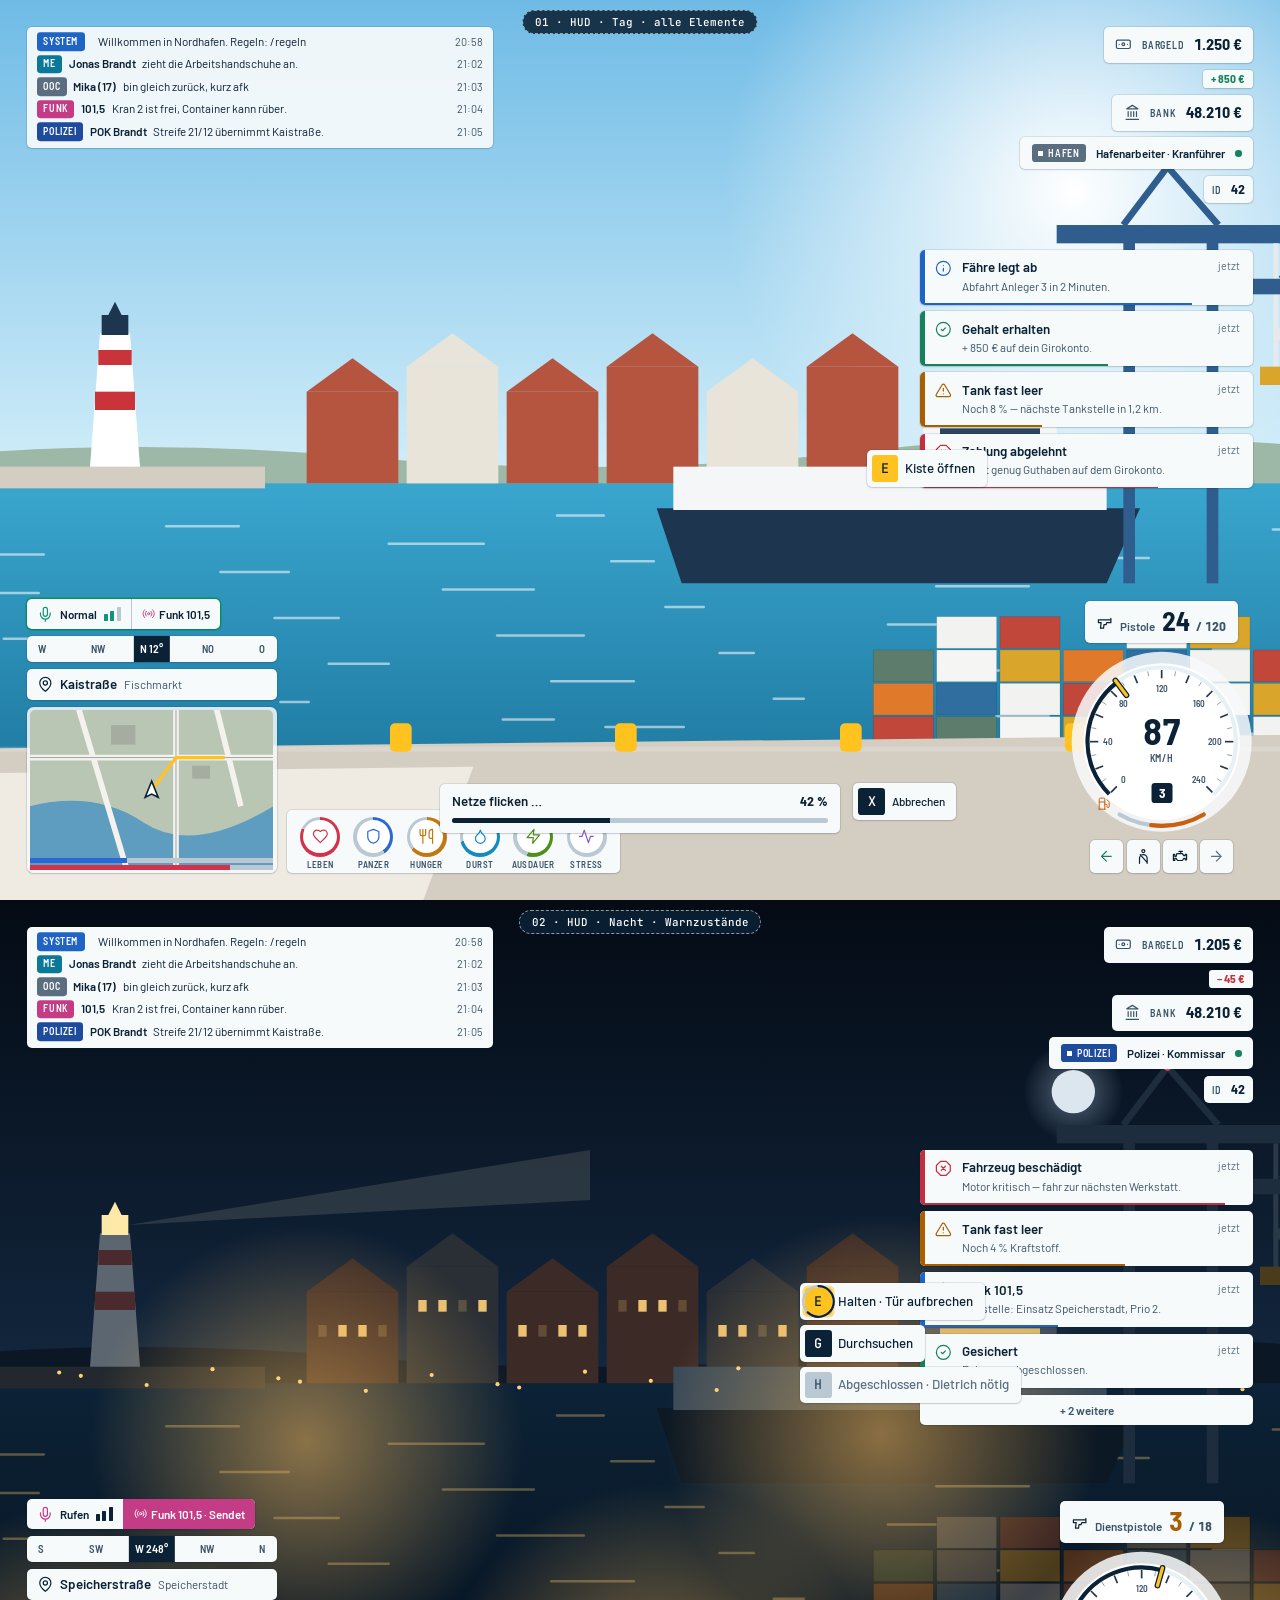
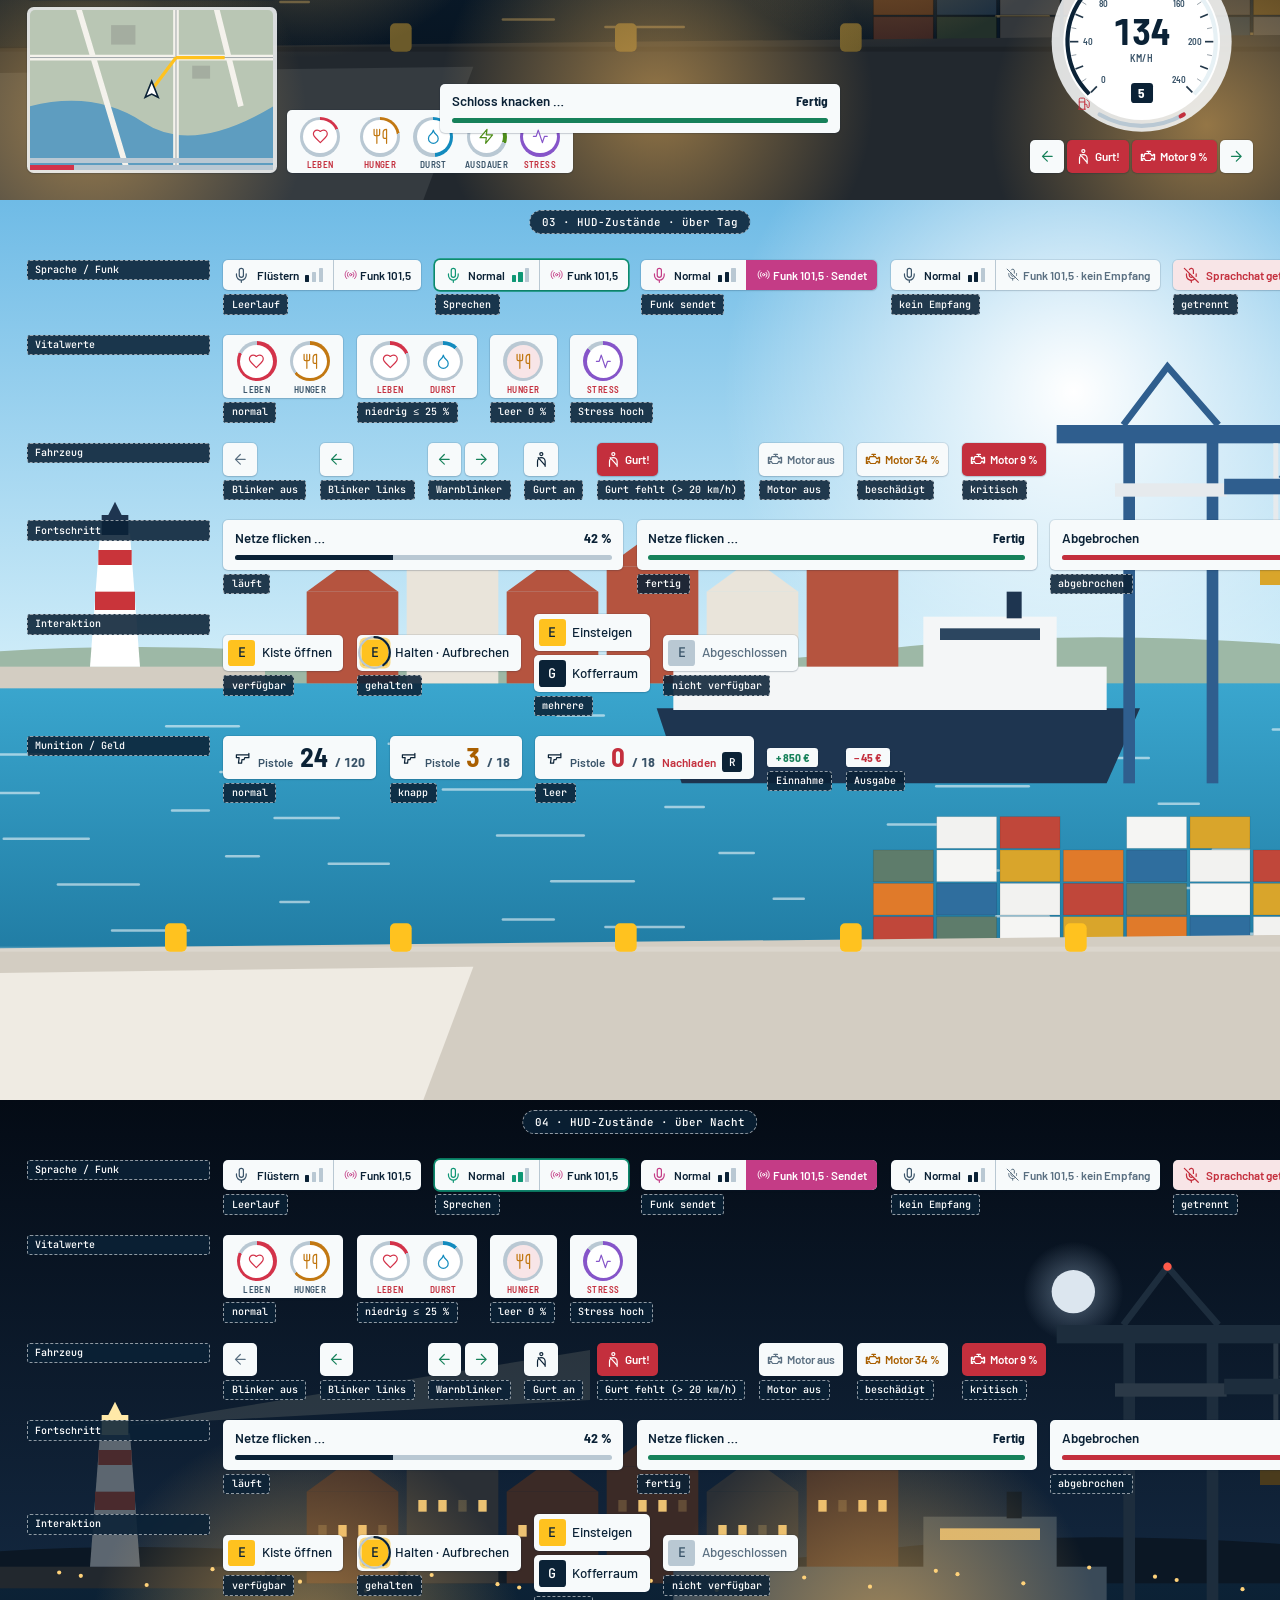
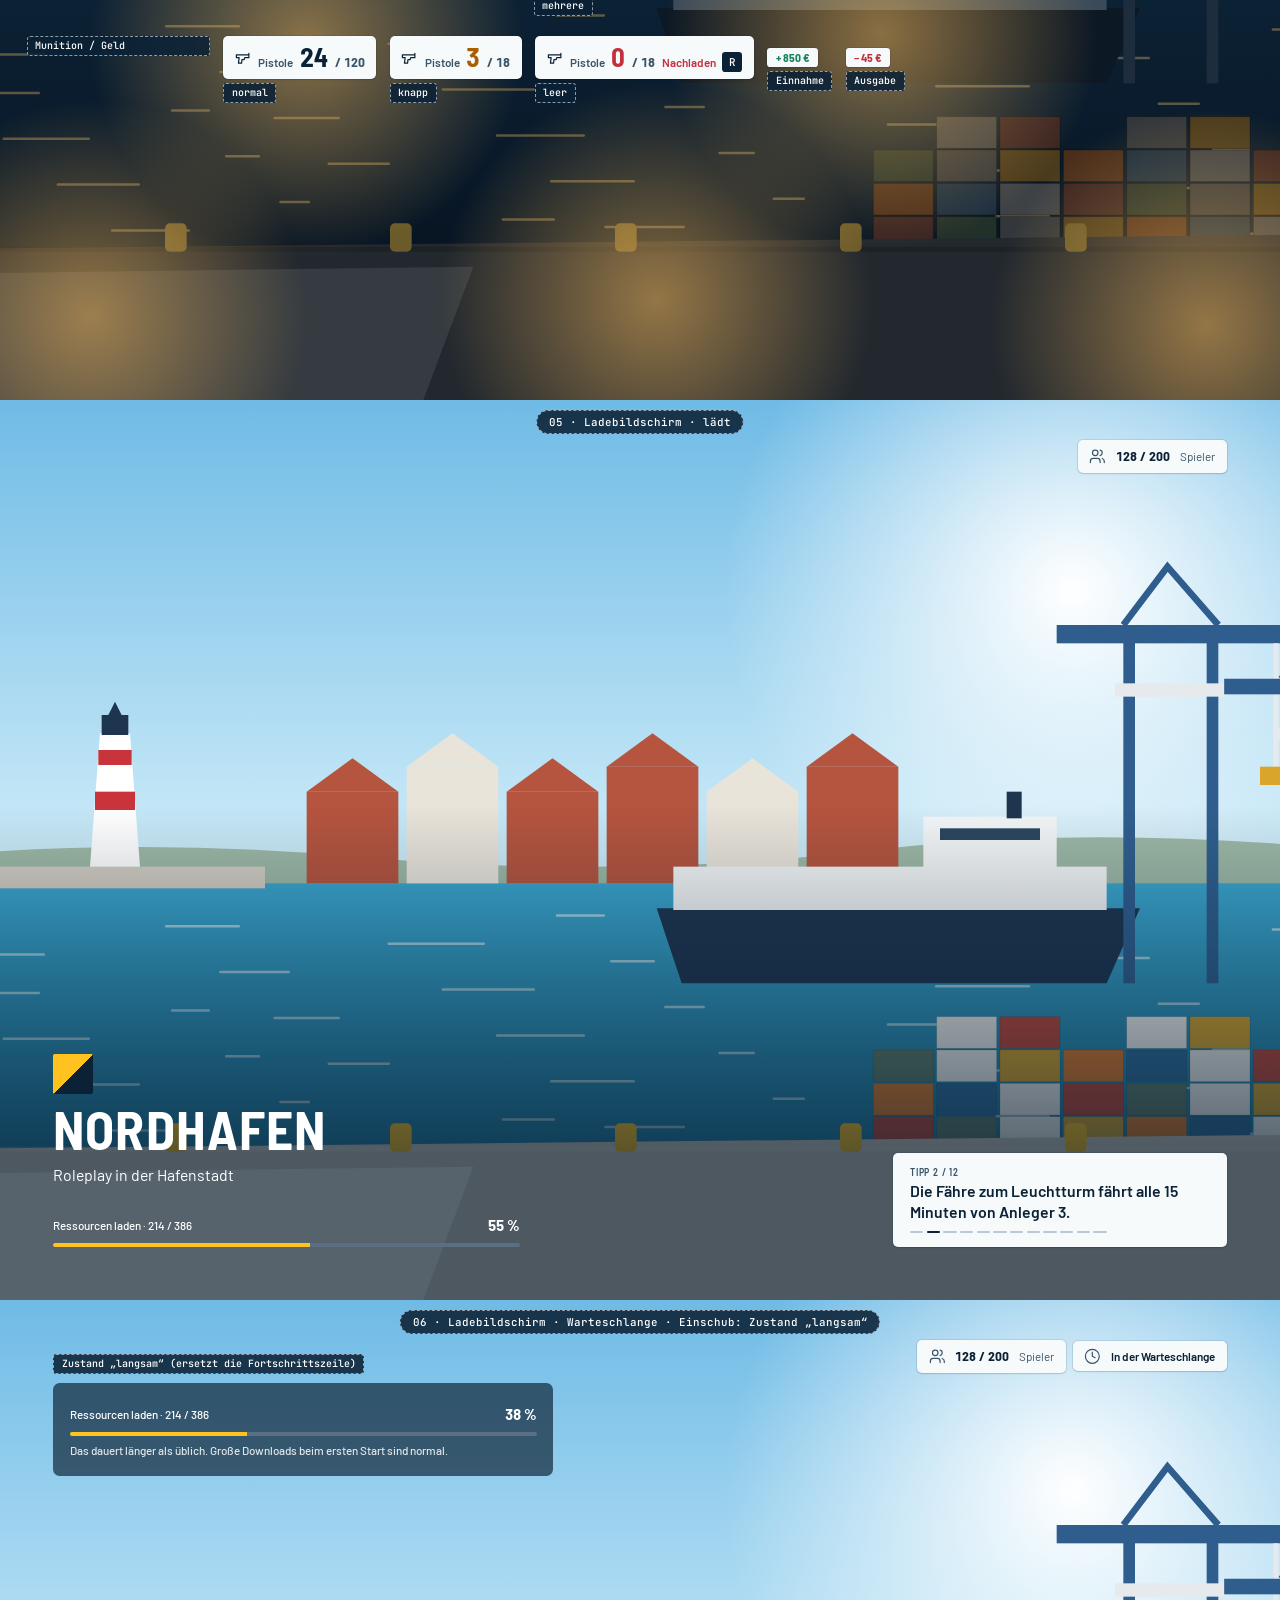
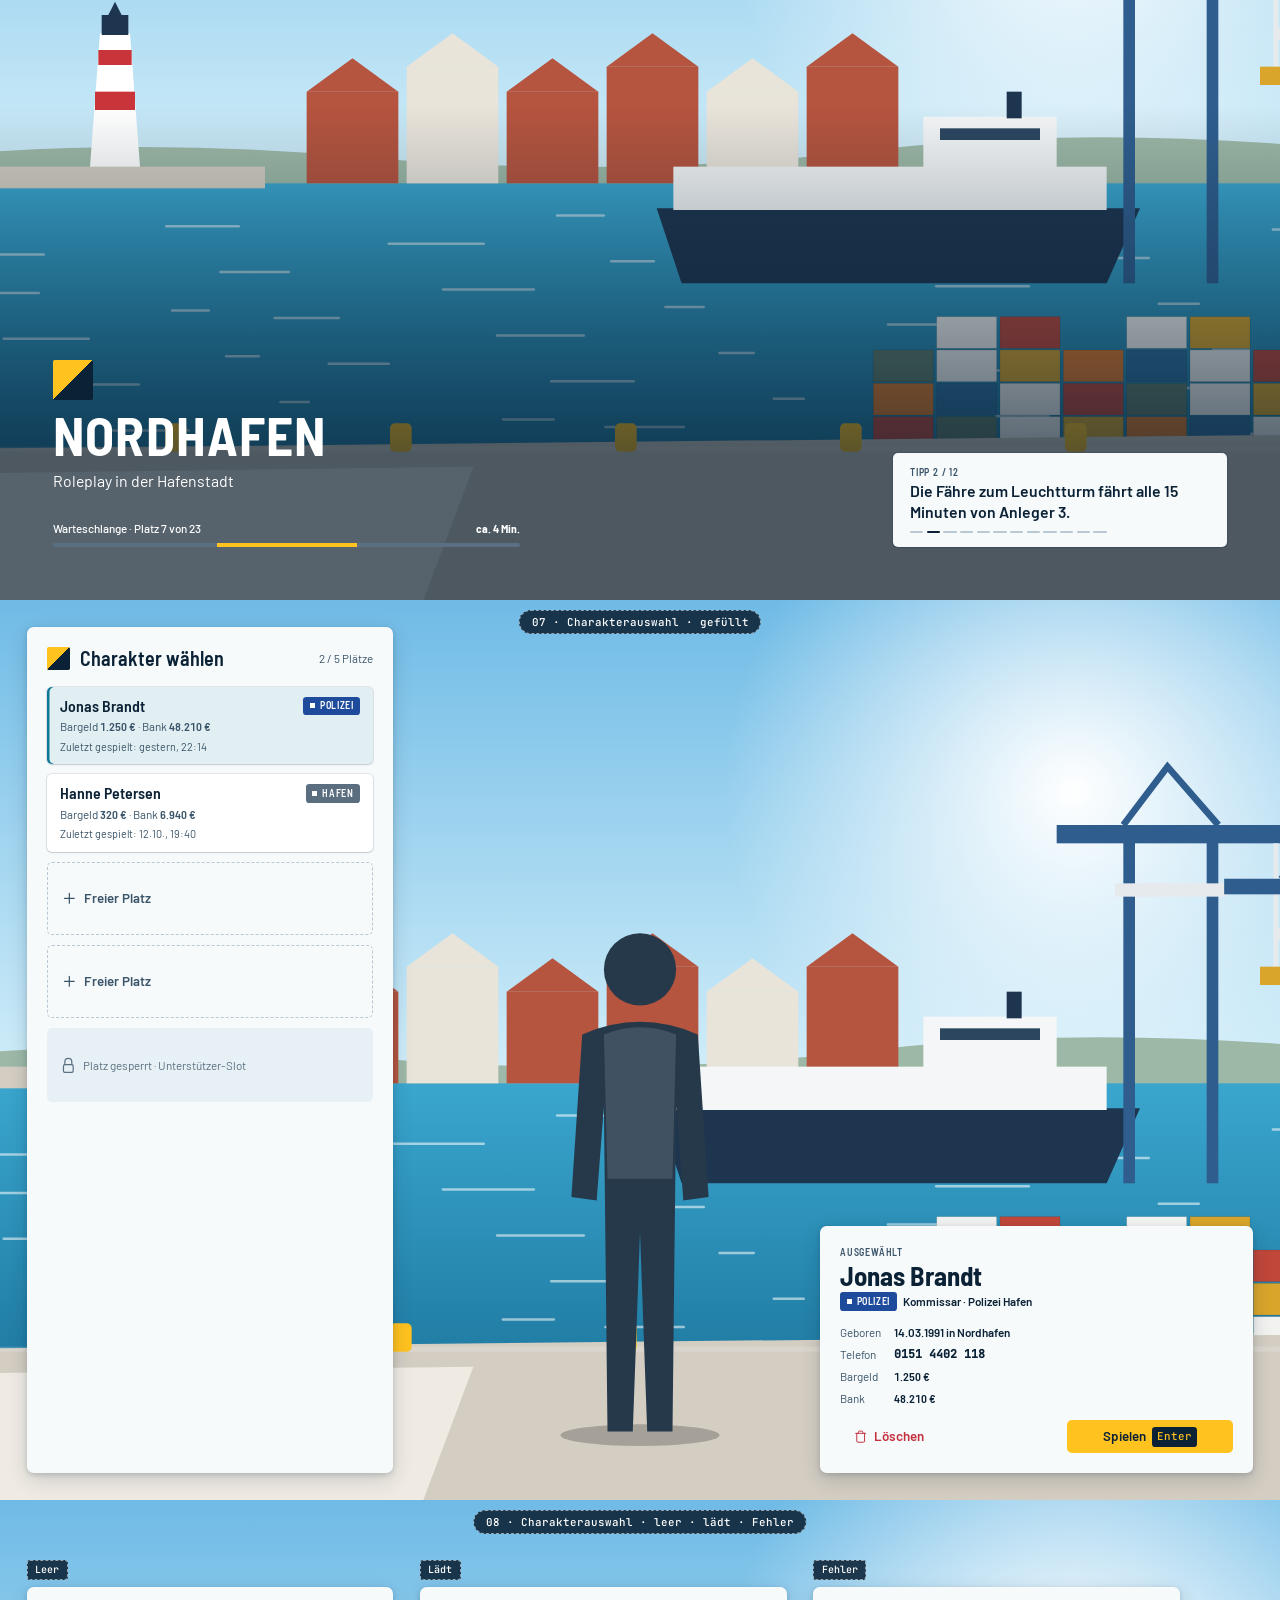
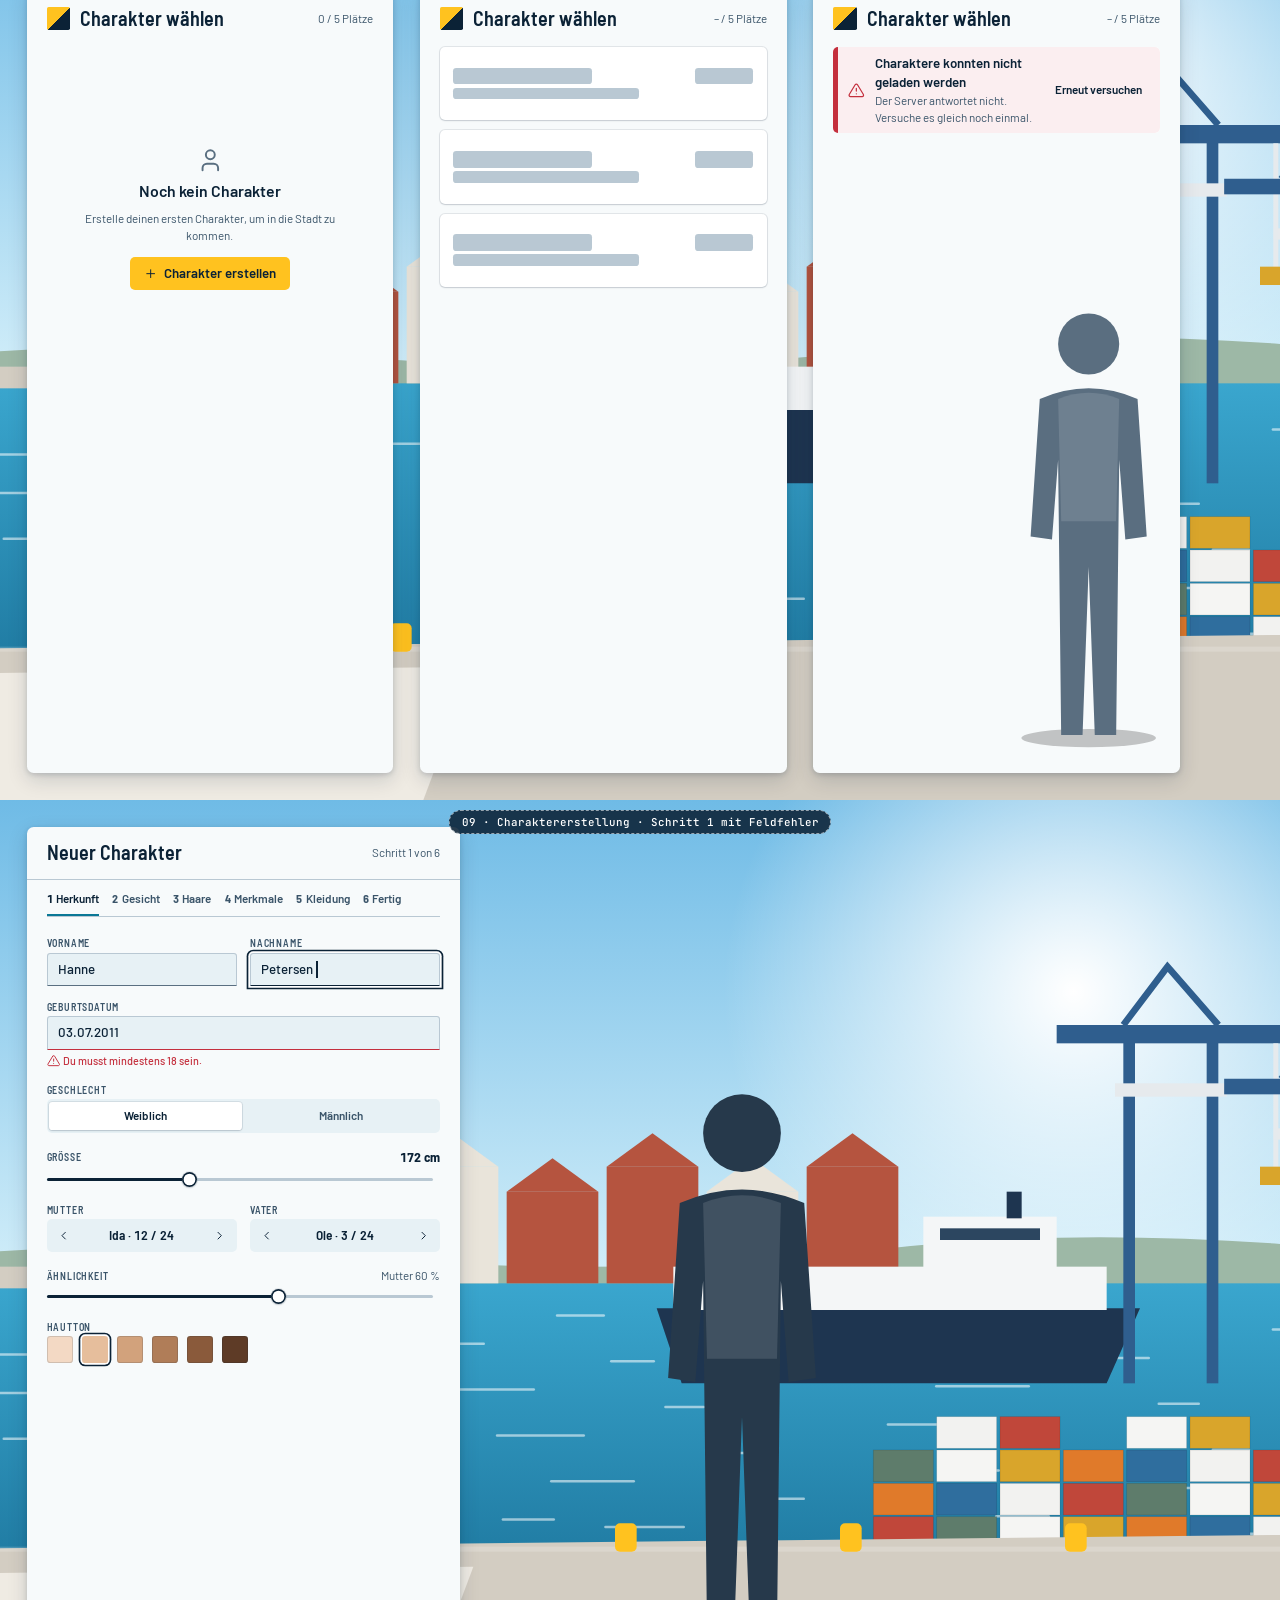
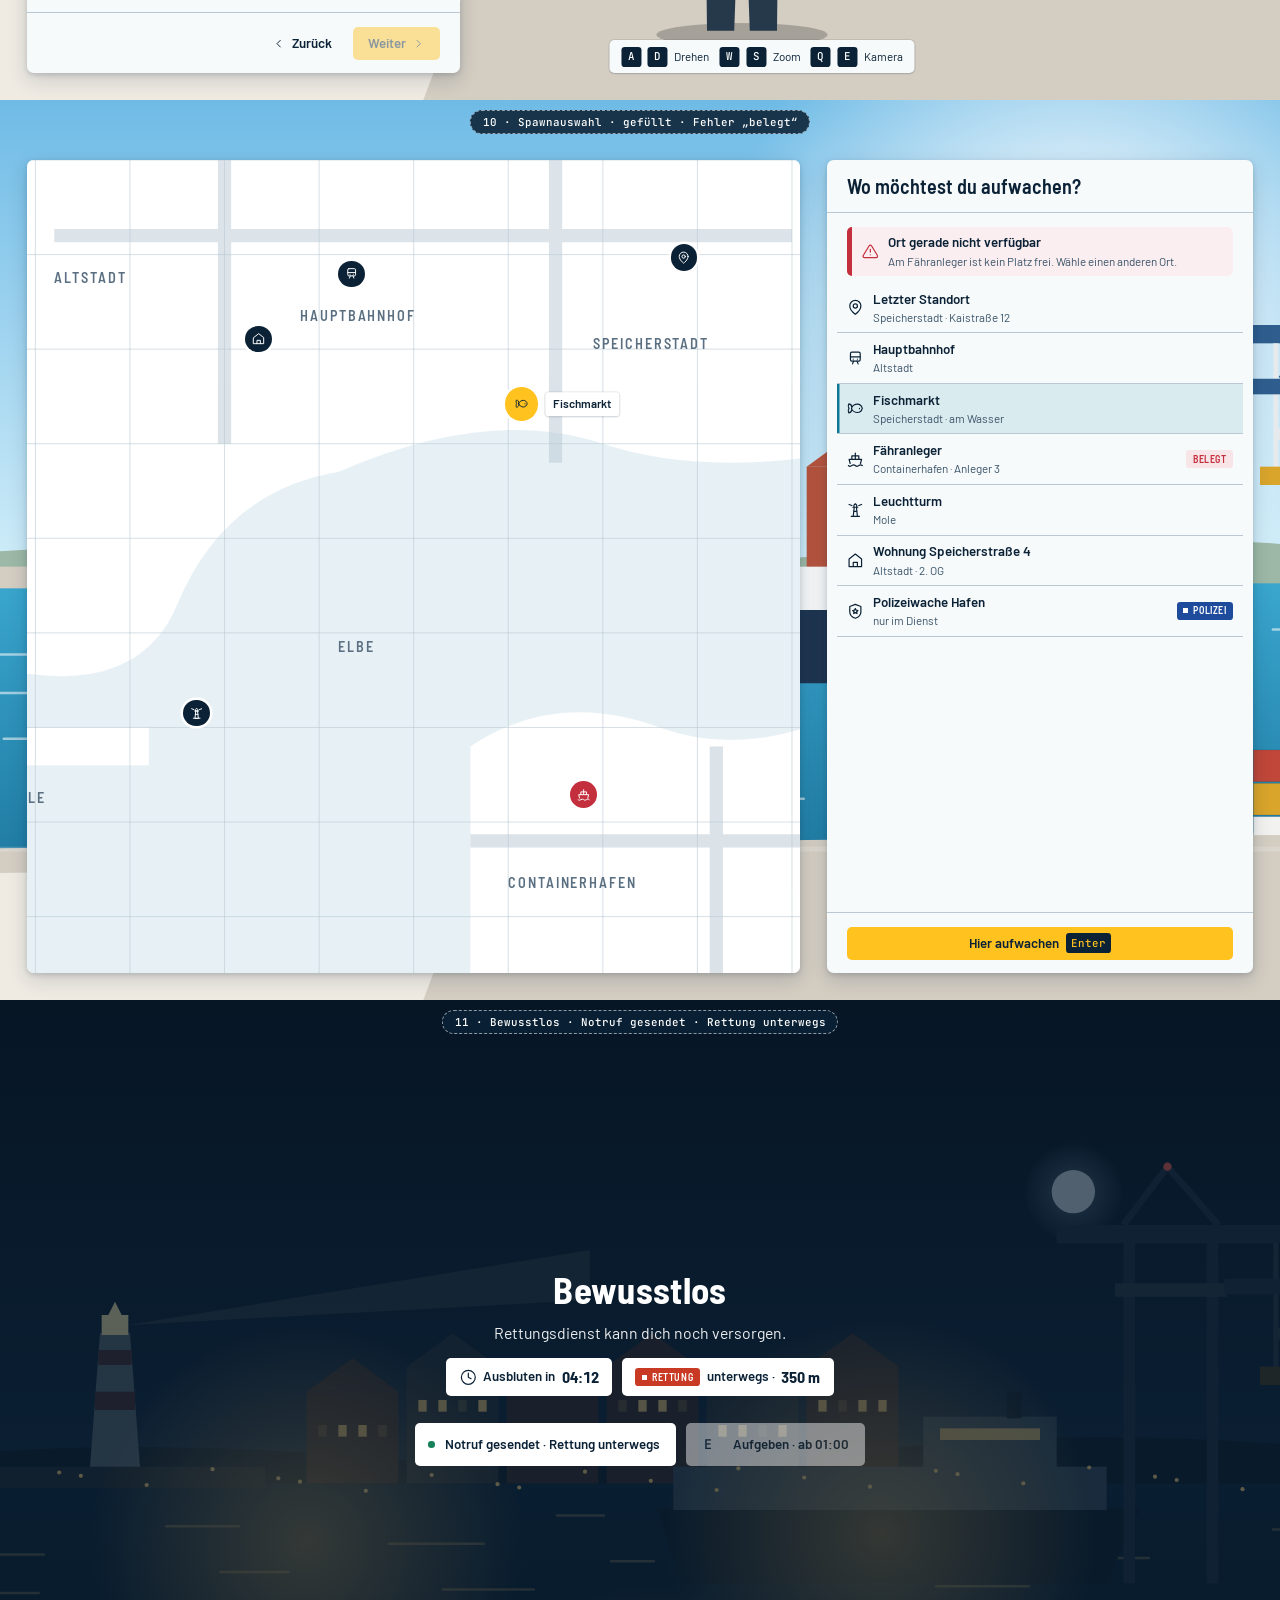
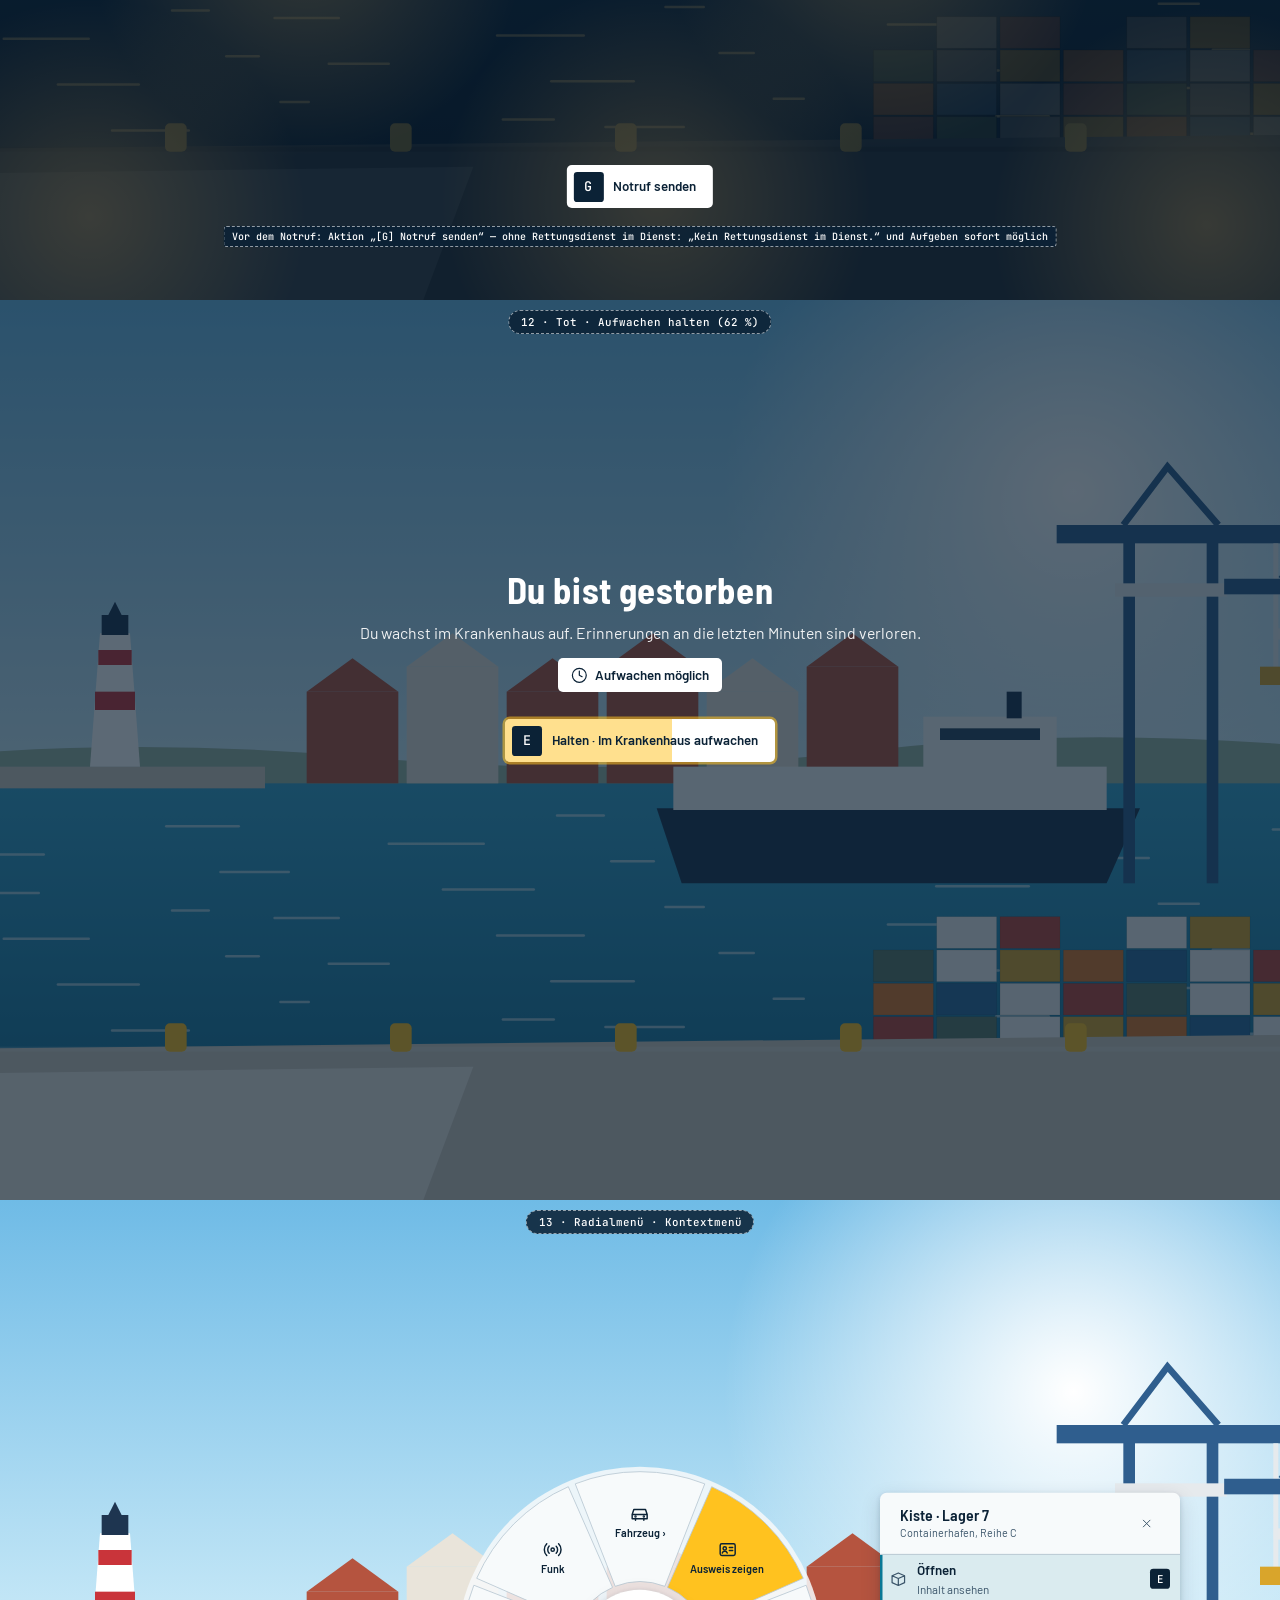
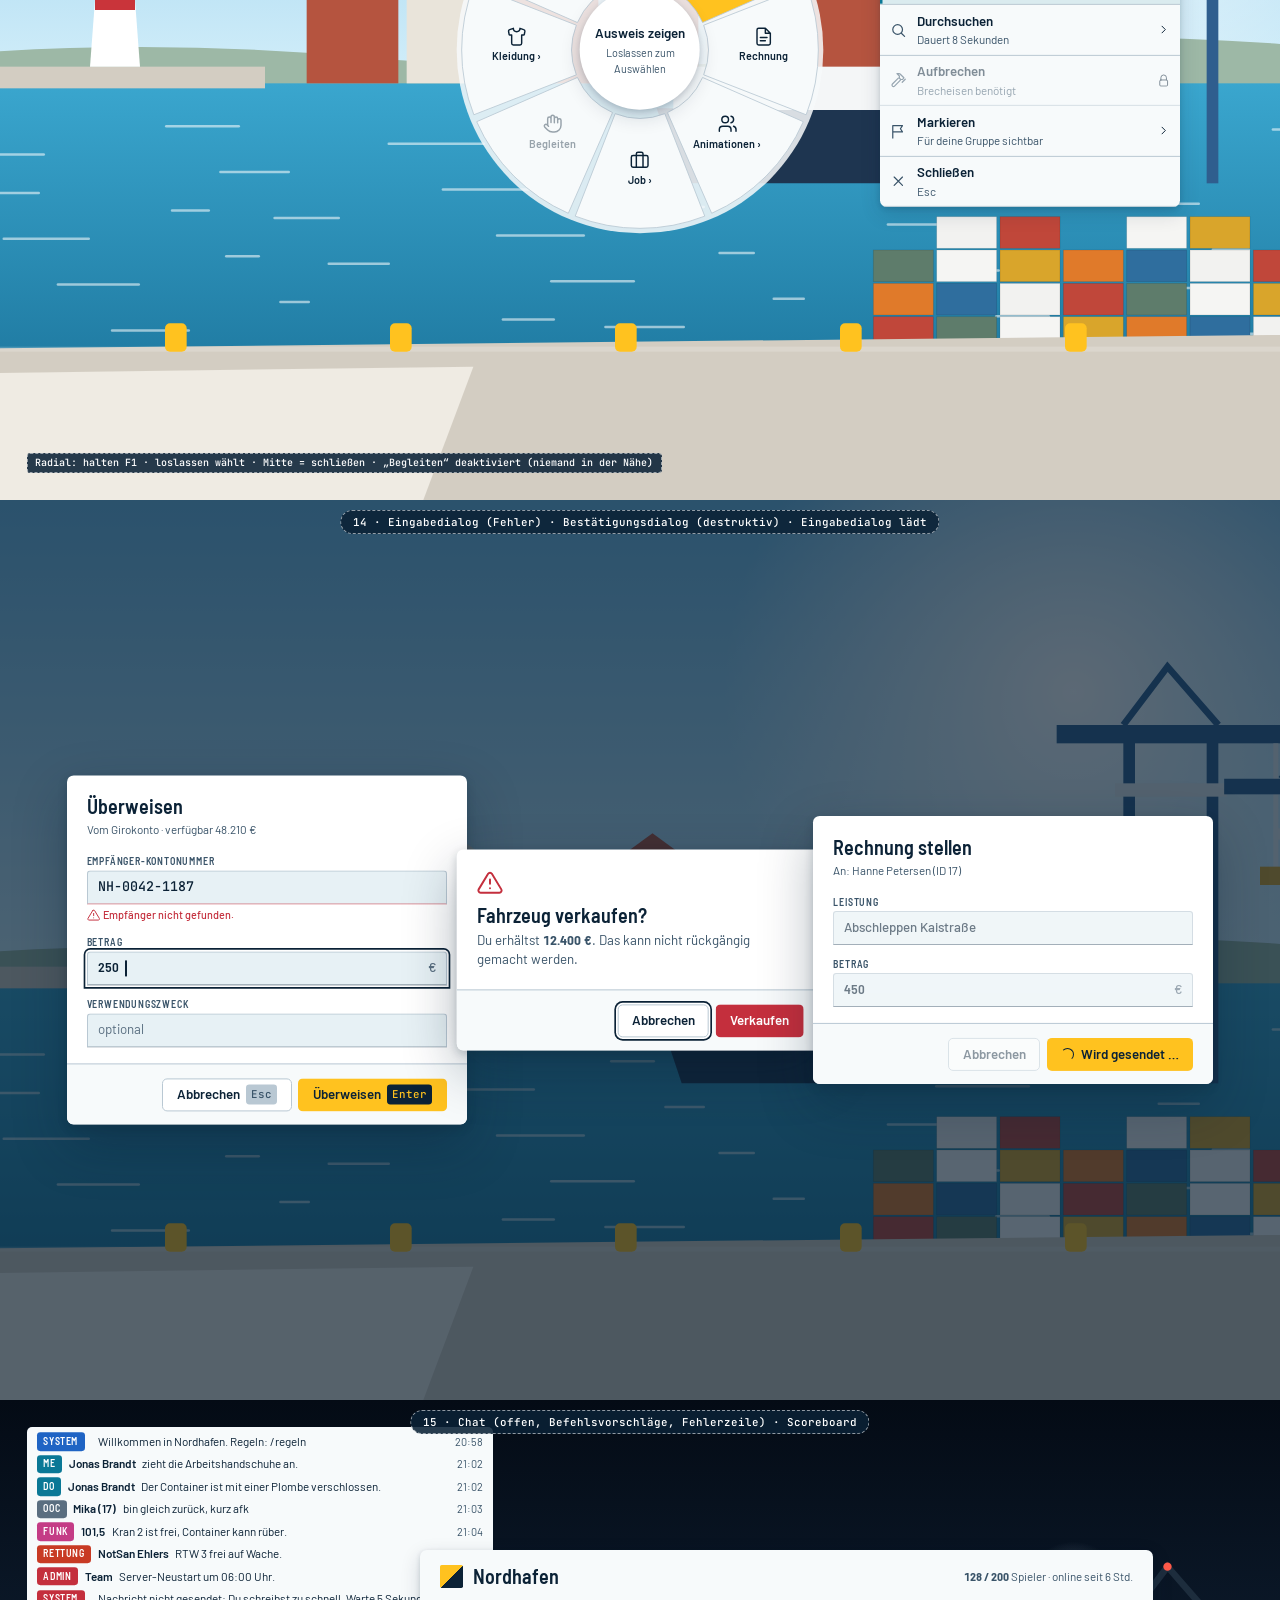
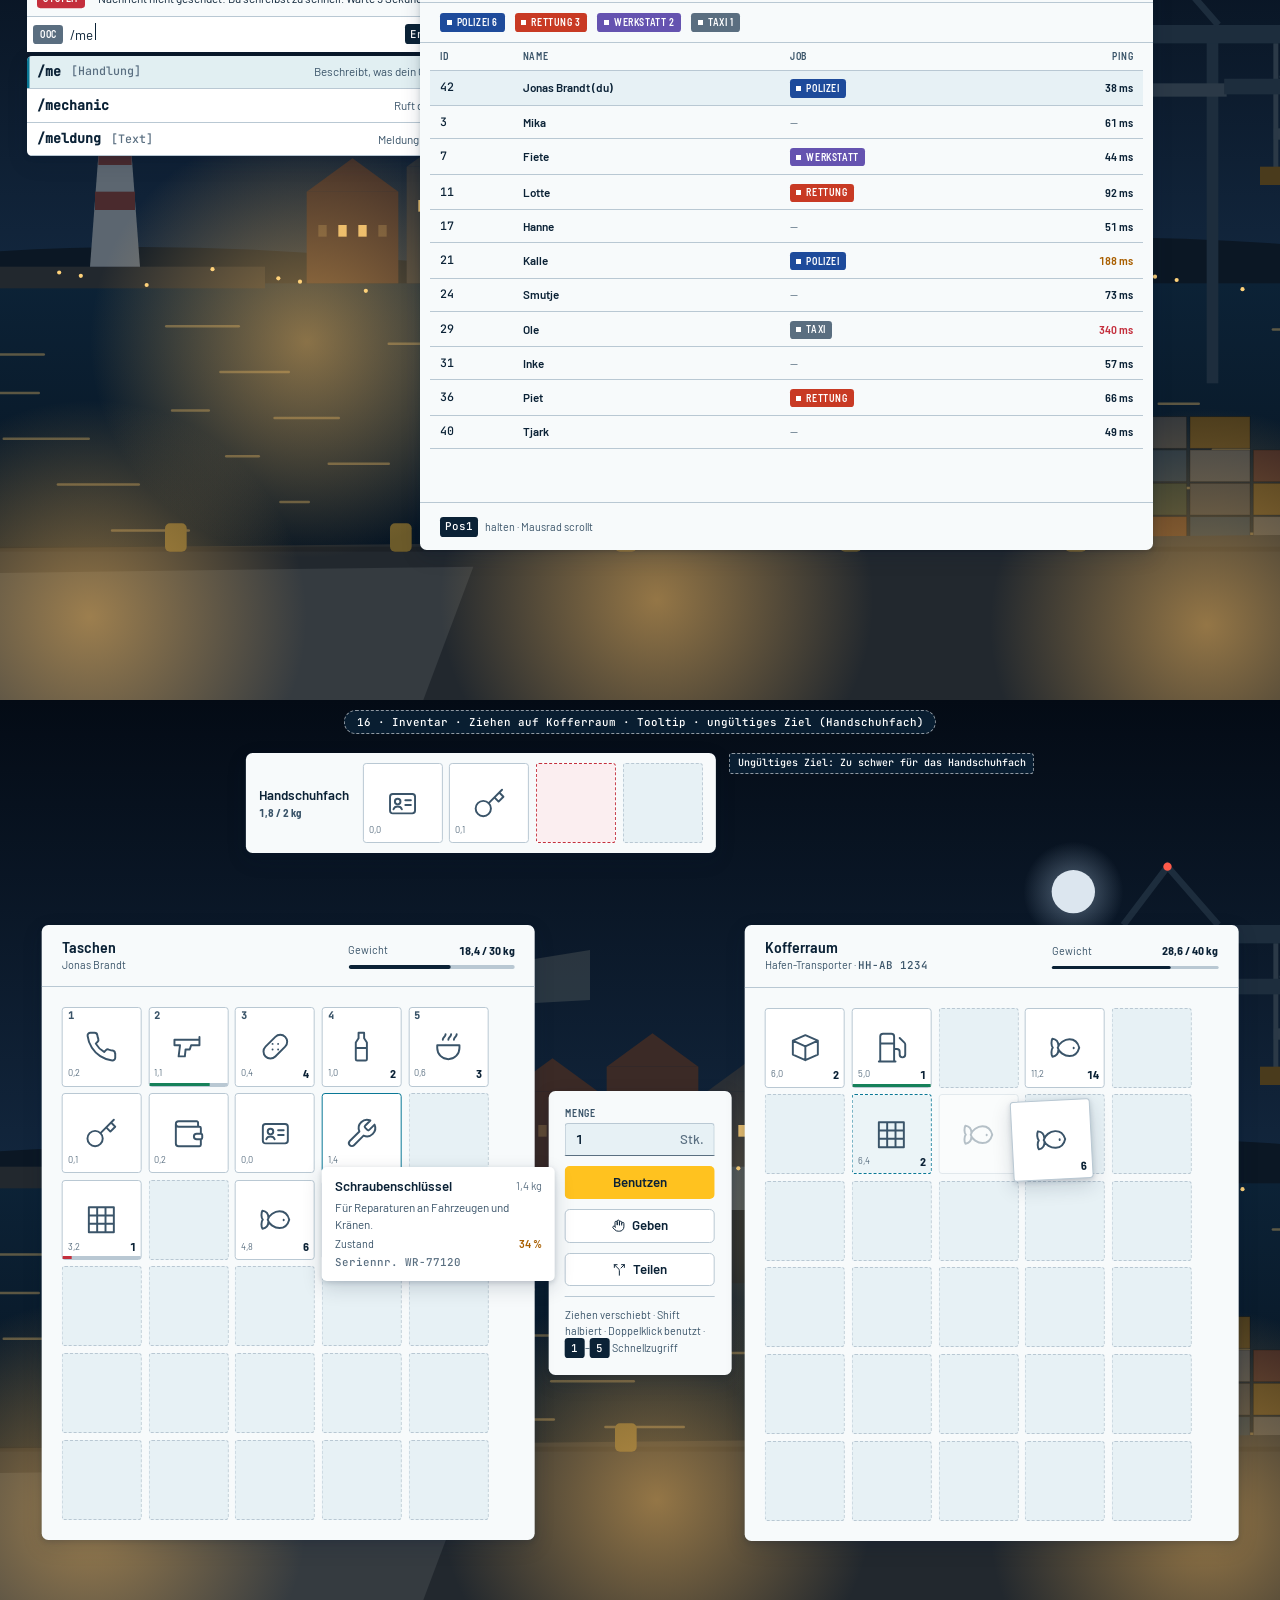
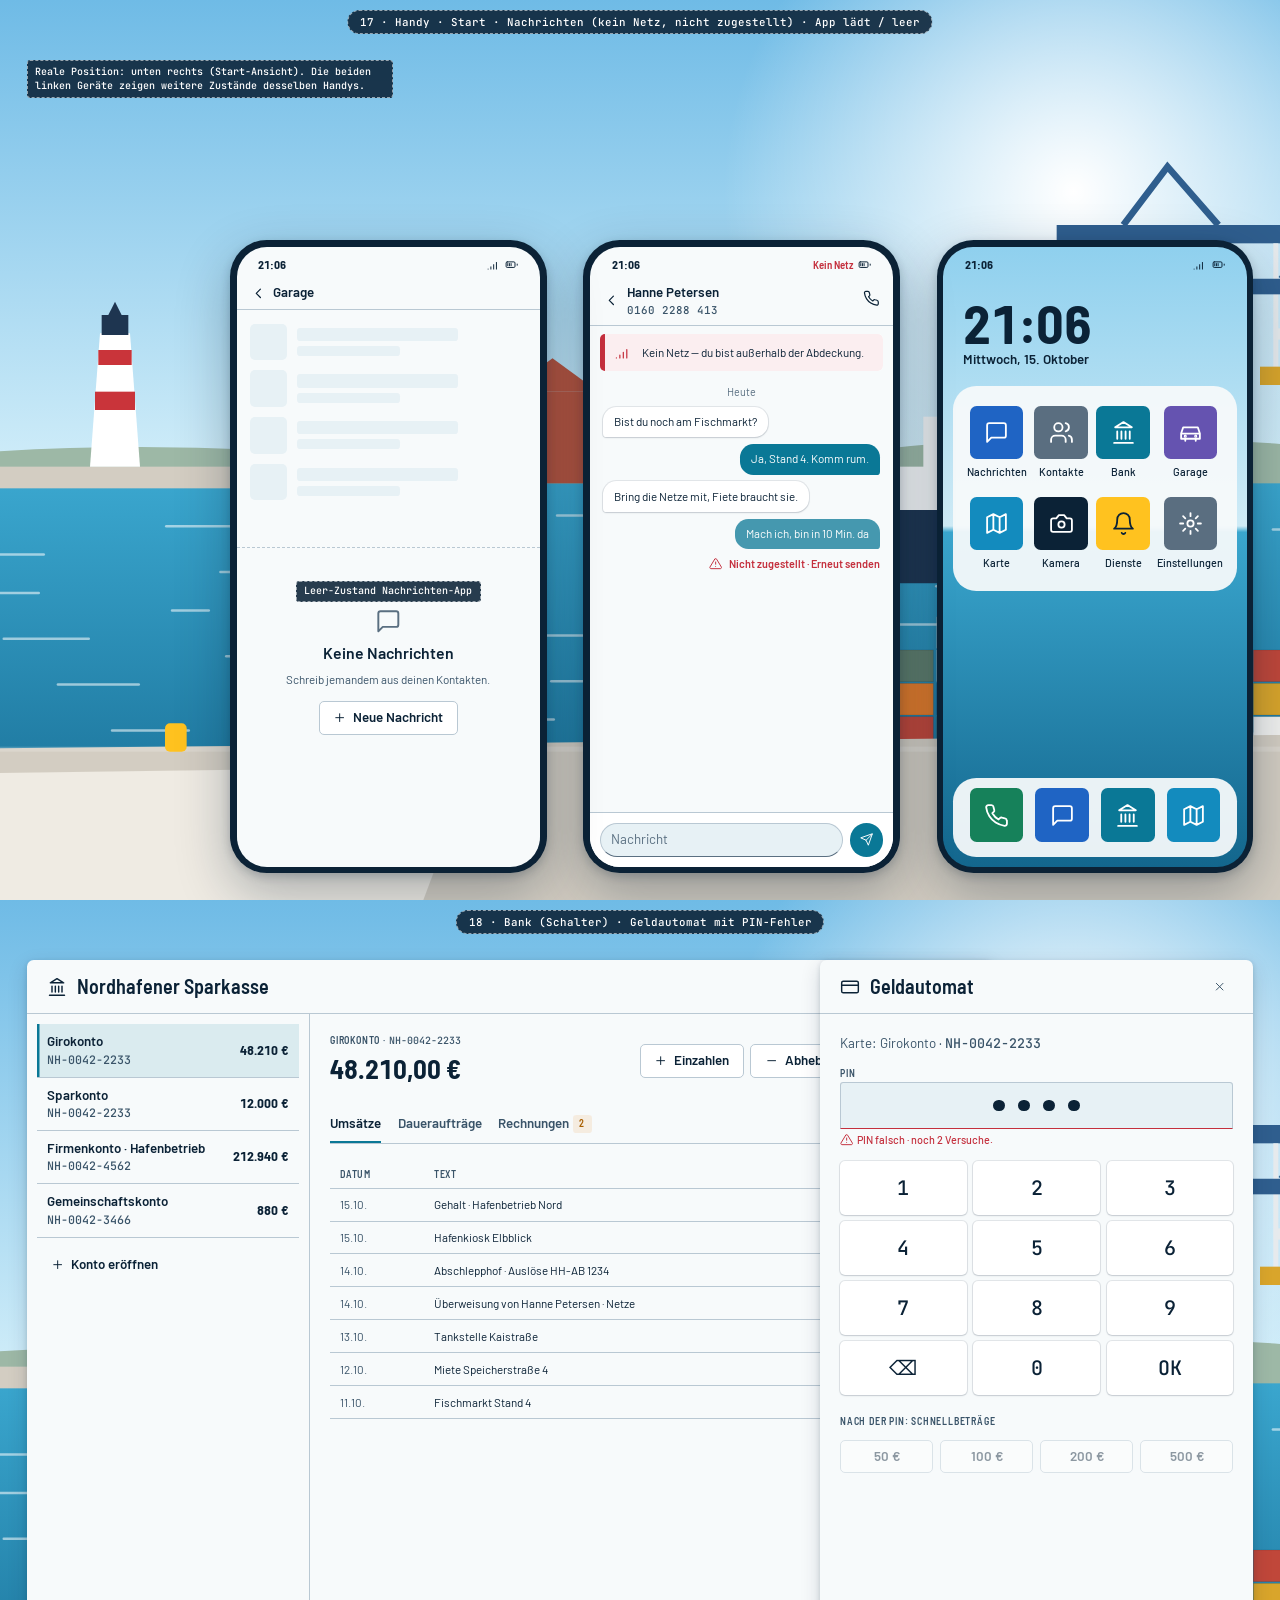
<file: maritim/index.html>
<!doctype html>
<html lang="de">
<head>
<meta charset="utf-8" />
<meta name="viewport" content="width=device-width, initial-scale=1" />
<title>FiveM Harbour — Maritim · Design-System-Vorschau</title>
<style>
@font-face { font-family: "Barlow"; src: url("fonts/barlow-latin-400-normal.woff2") format("woff2"); font-weight: 400; font-display: block; }
@font-face { font-family: "Barlow"; src: url("fonts/barlow-latin-500-normal.woff2") format("woff2"); font-weight: 500; font-display: block; }
@font-face { font-family: "Barlow"; src: url("fonts/barlow-latin-600-normal.woff2") format("woff2"); font-weight: 600; font-display: block; }
@font-face { font-family: "Barlow"; src: url("fonts/barlow-latin-700-normal.woff2") format("woff2"); font-weight: 700; font-display: block; }
@font-face { font-family: "Barlow Semi Condensed"; src: url("fonts/barlow-semi-condensed-latin-500-normal.woff2") format("woff2"); font-weight: 500; font-display: block; }
@font-face { font-family: "Barlow Semi Condensed"; src: url("fonts/barlow-semi-condensed-latin-600-normal.woff2") format("woff2"); font-weight: 600; font-display: block; }
@font-face { font-family: "Barlow Semi Condensed"; src: url("fonts/barlow-semi-condensed-latin-700-normal.woff2") format("woff2"); font-weight: 700; font-display: block; }
@font-face { font-family: "JetBrains Mono"; src: url("fonts/jetbrains-mono-latin-500-normal.woff2") format("woff2"); font-weight: 500; font-display: block; }

html { font-size: clamp(8px, calc(100vh / 108), 16px); }

:root {
  --fh-bg-base: #E7F1F5;
  --fh-bg-surface: #F7FAFB;
  --fh-bg-elevated: #FFFFFF;
  --fh-bg-overlay: rgba(8, 28, 46, 0.66);
  --fh-border: #B9C8D3;
  --fh-text-primary: #0B2236;
  --fh-text-secondary: #3A5469;
  --fh-text-muted: #5A6F81;
  --fh-text-on-accent: #0B2236;
  --fh-accent-primary: #FFC21F;
  --fh-accent-secondary: #0A7896;
  --fh-success: #16815A;
  --fh-warning: #A95F00;
  --fh-danger: #C42F3D;
  --fh-info: #1F64C4;
  --fh-job-police: #1E4B9B;
  --fh-job-ems: #C83A24;
  --fh-job-mechanic: #6553B0;
  --fh-job-civil: #5A6E80;
  --fh-hud-health: #D3334A;
  --fh-hud-armor: #2A68D4;
  --fh-hud-hunger: #C27812;
  --fh-hud-thirst: #138BBE;
  --fh-hud-stamina: #4F8E1A;
  --fh-hud-stress: #8655C9;
  --fh-hud-voice: #0F9775;
  --fh-hud-radio: #C43C86;
  --fh-hud-fuel: #C9600E;

  --fh-font-sans: "Barlow", system-ui, sans-serif;
  --fh-font-display: "Barlow Semi Condensed", "Barlow", system-ui, sans-serif;
  --fh-font-mono: "JetBrains Mono", ui-monospace, Menlo, Consolas, monospace;
  --fh-text-2xs: 1.2rem;
  --fh-text-xs: 1.3rem;
  --fh-text-sm: 1.4rem;
  --fh-text-md: 1.6rem;
  --fh-text-lg: 1.9rem;
  --fh-text-xl: 2.4rem;
  --fh-text-2xl: 3.2rem;
  --fh-text-3xl: 4.4rem;
  --fh-text-4xl: 6.4rem;
  --fh-weight-regular: 400;
  --fh-weight-medium: 500;
  --fh-weight-semibold: 600;
  --fh-weight-bold: 700;

  --fh-space-0_5: 0.2rem;
  --fh-space-1: 0.4rem;
  --fh-space-2: 0.8rem;
  --fh-space-3: 1.2rem;
  --fh-space-4: 1.6rem;
  --fh-space-5: 2rem;
  --fh-space-6: 2.4rem;
  --fh-space-8: 3.2rem;
  --fh-space-10: 4rem;
  --fh-space-12: 4.8rem;
  --fh-space-16: 6.4rem;

  --fh-radius-xs: 0.2rem;
  --fh-radius-sm: 0.4rem;
  --fh-radius-md: 0.6rem;
  --fh-radius-lg: 0.8rem;
  --fh-radius-xl: 1.2rem;
  --fh-radius-pill: 999rem;
  --fh-border-width: max(1px, 0.1rem);
  --fh-border-width-strong: 0.2rem;

  --fh-shadow-1: 0 0.1rem 0.2rem rgba(11, 34, 54, 0.18), 0 0 0 max(1px, 0.1rem) rgba(11, 34, 54, 0.08);
  --fh-shadow-2: 0 0.2rem 0.6rem rgba(11, 34, 54, 0.16), 0 0.8rem 2.4rem rgba(11, 34, 54, 0.16);
  --fh-shadow-3: 0 0.4rem 1.2rem rgba(8, 28, 46, 0.20), 0 2.4rem 6.4rem rgba(8, 28, 46, 0.30);
  --fh-glow-accent: 0 0 0 0.3rem rgba(255, 194, 31, 0.55);
  --fh-focus-ring: 0 0 0 0.2rem var(--fh-bg-elevated), 0 0 0 0.4rem var(--fh-text-primary);
  --fh-blur-thin: 0px;
  --fh-blur-regular: 0px;
  --fh-blur-thick: 0px;
  --fh-material-thin: rgba(247, 250, 251, 0.86);
  --fh-material-regular: rgba(247, 250, 251, 0.94);
  --fh-material-thick: #F7FAFB;

  --fh-duration-fast: 120ms;
  --fh-duration-enter: 200ms;
  --fh-duration-exit: 140ms;
  --fh-duration-slow: 320ms;
  --fh-ease-standard: cubic-bezier(0.23, 1, 0.32, 1);
  --fh-ease-spring: cubic-bezier(0.34, 1.4, 0.64, 1);
}

/* ---------- base ---------- */
* { box-sizing: border-box; margin: 0; padding: 0; }
body { background: var(--fh-text-primary); color: var(--fh-text-primary); font-family: var(--fh-font-sans); font-size: var(--fh-text-md); line-height: 1.45; -webkit-font-smoothing: antialiased; }
.num { font-family: var(--fh-font-display); font-variant-numeric: tabular-nums; font-weight: var(--fh-weight-bold); }
.mono { font-family: var(--fh-font-mono); font-weight: var(--fh-weight-medium); }
.sec { color: var(--fh-text-secondary); }
.mut { color: var(--fh-text-muted); }
.sm { font-size: var(--fh-text-sm); }
.xs { font-size: var(--fh-text-xs); }
.lg { font-size: var(--fh-text-lg); }
.semi { font-weight: var(--fh-weight-semibold); }
.r { text-align: right; }
.grow { flex: 1; min-width: 0; }
.hstack { display: flex; align-items: center; gap: var(--fh-space-2); }
.vstack { display: flex; flex-direction: column; gap: var(--fh-space-2); }
.between { display: flex; align-items: center; justify-content: space-between; gap: var(--fh-space-3); }
.abs { position: absolute; }

/* ---------- preview chrome (not part of the system) ---------- */
.frame { position: relative; width: 100vw; height: 100vh; overflow: hidden; isolation: isolate; }
.scene { position: absolute; inset: 0; width: 100%; height: 100%; z-index: -2; }
.scrim { position: absolute; inset: 0; background: var(--fh-bg-overlay); z-index: -1; }
.frame-label { position: absolute; top: 1.2rem; left: 50%; transform: translateX(-50%); z-index: 90; font: 500 var(--fh-text-xs)/1 var(--fh-font-mono); color: #fff; background: rgba(11, 34, 54, 0.88); padding: 0.7rem 1.4rem; border-radius: var(--fh-radius-pill); border: 1px dashed rgba(255, 255, 255, 0.55); white-space: nowrap; }
.ann { position: absolute; z-index: 80; font: 500 var(--fh-text-2xs)/1 var(--fh-font-mono); color: #fff; background: rgba(11, 34, 54, 0.88); padding: 0.5rem 0.9rem; border-radius: var(--fh-radius-sm); border: 1px dashed rgba(255, 255, 255, 0.55); white-space: nowrap; }
.ann.static { position: static; display: inline-block; align-self: flex-start; }

/* tint layer: token colour at low opacity under the content (no color-mix in Chromium 103) */
.tint, .row.sel, .nv.on, .ccard.sel, .tbl tr.sel td, .voice.off, .badge.st, .banner, .slot.target, .slot.bad { position: relative; isolation: isolate; }
.tint::after, .row.sel::after, .nv.on::after, .ccard.sel::after, .tbl tr.sel td::after, .voice.off::after, .badge.st::after, .banner::after, .slot.target::after, .slot.bad::after { content: ""; position: absolute; inset: 0; z-index: -1; border-radius: inherit; pointer-events: none; background: var(--tc, var(--fh-accent-secondary)); opacity: var(--ta, 0.12); }

/* ---------- icons ---------- */
.ico { width: 1.6rem; height: 1.6rem; stroke: currentColor; fill: none; stroke-width: 1.75; stroke-linecap: round; stroke-linejoin: round; flex: none; }
.ico.lg { width: 2rem; height: 2rem; }
.ico.xl { width: 2.4rem; height: 2.4rem; }
.ico.xxl { width: 3.2rem; height: 3.2rem; }

/* ---------- surfaces ---------- */
.chip { background: var(--fh-material-thick); border-radius: var(--fh-radius-md); box-shadow: var(--fh-shadow-1); }
.panel { background: var(--fh-bg-surface); border-radius: var(--fh-radius-lg); box-shadow: var(--fh-shadow-2); display: flex; flex-direction: column; overflow: hidden; }
.panel.glass { background: var(--fh-material-thick); }
.panel-head { display: flex; align-items: center; gap: var(--fh-space-3); padding: var(--fh-space-4) var(--fh-space-6); border-bottom: var(--fh-border-width) solid var(--fh-border); min-height: 6.4rem; }
.panel-title { font: var(--fh-weight-semibold) var(--fh-text-xl)/1.15 var(--fh-font-display); }
.panel-body { padding: var(--fh-space-6); }
.panel-foot { display: flex; align-items: center; justify-content: flex-end; gap: var(--fh-space-2); padding: var(--fh-space-4) var(--fh-space-6); border-top: var(--fh-border-width) solid var(--fh-border); margin-top: auto; }
.close { margin-left: auto; width: 3.2rem; height: 3.2rem; display: grid; place-items: center; border-radius: var(--fh-radius-md); color: var(--fh-text-secondary); }
.label { font: var(--fh-weight-semibold) var(--fh-text-2xs)/1.2 var(--fh-font-display); letter-spacing: 0.08em; text-transform: uppercase; color: var(--fh-text-secondary); }
.divider { height: var(--fh-border-width); background: var(--fh-border); }
.mark { display: inline-block; width: 4.8rem; height: 4.8rem; border-radius: var(--fh-radius-xs); background: linear-gradient(135deg, var(--fh-accent-primary) 50%, var(--fh-text-primary) 50%); flex: none; }
.mark.sm { width: 2.8rem; height: 2.8rem; }

/* ---------- buttons, keys ---------- */
.btn { display: inline-flex; align-items: center; justify-content: center; gap: var(--fh-space-2); height: 4rem; padding: 0 var(--fh-space-4); border-radius: var(--fh-radius-md); font: var(--fh-weight-semibold) var(--fh-text-md)/1 var(--fh-font-sans); border: var(--fh-border-width) solid transparent; white-space: nowrap; color: var(--fh-text-primary); background: transparent; }
.btn-p { background: var(--fh-accent-primary); color: var(--fh-text-on-accent); }
.btn-p.hover { filter: brightness(0.94); }
.btn-s { background: var(--fh-bg-elevated); border-color: var(--fh-border); }
.btn-t { background: var(--fh-accent-secondary); color: var(--fh-bg-elevated); }
.btn-d { background: var(--fh-danger); color: var(--fh-bg-elevated); }
.btn-dq { color: var(--fh-danger); }
.btn-sm { height: 3.2rem; padding: 0 var(--fh-space-3); font-size: var(--fh-text-sm); }
.btn-wide { width: 100%; }
.btn.dis { opacity: 0.45; }
.focus { box-shadow: var(--fh-focus-ring); }
.key { display: inline-grid; place-items: center; min-width: 2.4rem; height: 2.4rem; padding: 0 0.6rem; border-radius: var(--fh-radius-sm); background: var(--fh-text-primary); color: var(--fh-bg-elevated); font: var(--fh-weight-medium) var(--fh-text-xs)/1 var(--fh-font-mono); flex: none; }
.key.a { background: var(--fh-accent-primary); color: var(--fh-text-on-accent); }
.key.l { background: var(--fh-bg-elevated); color: var(--fh-text-primary); }
.key.off { background: var(--fh-border); color: var(--fh-text-secondary); }
.btn-p .key { background: var(--fh-text-primary); color: var(--fh-accent-primary); }
.spinner { width: 1.6rem; height: 1.6rem; border-radius: 50%; border: 0.2rem solid transparent; border-top-color: currentColor; border-right-color: currentColor; animation: spin 0.9s linear infinite; }

/* ---------- badges ---------- */
.badge { display: inline-flex; align-items: center; gap: 0.6rem; padding: 0.2rem 0.8rem; border-radius: var(--fh-radius-sm); font: var(--fh-weight-semibold) var(--fh-text-2xs)/1.5 var(--fh-font-display); letter-spacing: 0.06em; text-transform: uppercase; color: var(--fh-bg-elevated); background: var(--c); white-space: nowrap; }
.badge.job::before { content: ""; width: 0.6rem; height: 0.6rem; background: var(--fh-bg-elevated); }
.badge.st { color: var(--c); background: var(--fh-bg-elevated); --tc: var(--c); }
.badge.sk2 { background: var(--fh-accent-primary); color: var(--fh-text-on-accent); }
.c-police { --c: var(--fh-job-police); } .c-ems { --c: var(--fh-job-ems); } .c-mech { --c: var(--fh-job-mechanic); } .c-civil { --c: var(--fh-job-civil); }
.c-ok { --c: var(--fh-success); } .c-warn { --c: var(--fh-warning); } .c-err { --c: var(--fh-danger); } .c-info { --c: var(--fh-info); } .c-teal { --c: var(--fh-accent-secondary); } .c-navy { --c: var(--fh-text-primary); } .c-radio { --c: var(--fh-hud-radio); }
.dot { width: 0.8rem; height: 0.8rem; border-radius: 50%; background: var(--c); display: inline-block; flex: none; }

/* ---------- form controls ---------- */
.field { display: grid; gap: var(--fh-space-1); }
.input { height: 4rem; display: flex; align-items: center; gap: var(--fh-space-2); padding: 0 var(--fh-space-3); background: var(--fh-bg-base); border: var(--fh-border-width) solid var(--fh-border); border-bottom: var(--fh-border-width-strong) solid var(--fh-text-muted); border-radius: var(--fh-radius-sm) var(--fh-radius-sm) 0 0; font-weight: var(--fh-weight-medium); white-space: nowrap; overflow: hidden; }
.input.area { height: 8rem; align-items: flex-start; padding-top: var(--fh-space-2); white-space: normal; }
.input.focus { border-bottom-color: var(--fh-text-primary); box-shadow: var(--fh-focus-ring); }
.input.err { border-bottom-color: var(--fh-danger); }
.input.ro { opacity: 0.6; }
.input .ph { color: var(--fh-text-muted); font-weight: var(--fh-weight-regular); }
.input .unit { margin-left: auto; color: var(--fh-text-muted); }
.caret { display: inline-block; width: 0.15rem; height: 2rem; background: var(--fh-text-primary); margin-left: -0.4rem; }
.ferr { display: flex; gap: var(--fh-space-1); align-items: center; color: var(--fh-danger); font-size: var(--fh-text-xs); font-weight: var(--fh-weight-medium); }
.seg { display: flex; background: var(--fh-bg-base); border-radius: var(--fh-radius-md); padding: 0.3rem; gap: 0.3rem; }
.seg > span { flex: 1; text-align: center; padding: 0.7rem 1rem; border-radius: var(--fh-radius-sm); color: var(--fh-text-secondary); font-weight: var(--fh-weight-semibold); font-size: var(--fh-text-sm); white-space: nowrap; }
.seg > .on { background: var(--fh-bg-elevated); color: var(--fh-text-primary); box-shadow: var(--fh-shadow-1); }
.stepper { display: flex; align-items: center; height: 4rem; background: var(--fh-bg-base); border-radius: var(--fh-radius-md); padding: 0 0.4rem; gap: var(--fh-space-1); }
.stepper .sb { width: 3.2rem; height: 3.2rem; display: grid; place-items: center; border-radius: var(--fh-radius-sm); }
.stepper .sv { flex: 1; text-align: center; font: var(--fh-weight-semibold) var(--fh-text-md)/1 var(--fh-font-display); font-variant-numeric: tabular-nums; }
.slider { position: relative; height: 0.4rem; background: var(--fh-border); border-radius: var(--fh-radius-pill); margin: 0.9rem 0.9rem 0.9rem 0; }
.slider > i { position: absolute; left: 0; top: 0; bottom: 0; width: var(--v); background: var(--fh-text-primary); border-radius: inherit; }
.slider > i::after { content: ""; position: absolute; right: -0.9rem; top: 50%; width: 1.8rem; height: 1.8rem; margin-top: -0.9rem; border-radius: 50%; background: var(--fh-bg-elevated); box-shadow: var(--fh-shadow-1), inset 0 0 0 0.2rem var(--fh-text-primary); }
.toggle { width: 4.4rem; height: 2.4rem; border-radius: var(--fh-radius-pill); background: var(--fh-border); position: relative; flex: none; }
.toggle::after { content: ""; position: absolute; top: 0.3rem; left: 0.3rem; width: 1.8rem; height: 1.8rem; border-radius: 50%; background: var(--fh-bg-elevated); box-shadow: var(--fh-shadow-1); }
.toggle.on { background: var(--fh-accent-secondary); }
.toggle.on::after { left: 2.3rem; }
.check { width: 2rem; height: 2rem; border-radius: var(--fh-radius-xs); border: var(--fh-border-width-strong) solid var(--fh-text-muted); display: grid; place-items: center; flex: none; }
.check.on { background: var(--fh-accent-secondary); border-color: var(--fh-accent-secondary); color: var(--fh-bg-elevated); }
.swatch { width: 3.2rem; height: 3.2rem; border-radius: var(--fh-radius-sm); background: var(--s); box-shadow: inset 0 0 0 var(--fh-border-width) rgba(11, 34, 54, 0.15); }
.swatch.on { box-shadow: var(--fh-focus-ring); }
.search { display: flex; align-items: center; gap: var(--fh-space-2); height: 4rem; padding: 0 var(--fh-space-3); background: var(--fh-bg-elevated); border: var(--fh-border-width) solid var(--fh-border); border-radius: var(--fh-radius-md); color: var(--fh-text-secondary); }
.select { justify-content: space-between; }

/* ---------- tabs, rows, tables ---------- */
.tabs { display: flex; gap: var(--fh-space-5); border-bottom: var(--fh-border-width) solid var(--fh-border); }
.tab { padding: var(--fh-space-3) 0 calc(var(--fh-space-3) - 0.3rem); font-weight: var(--fh-weight-semibold); color: var(--fh-text-secondary); border-bottom: 0.3rem solid transparent; white-space: nowrap; display: flex; align-items: center; gap: var(--fh-space-1); }
.tab.on { color: var(--fh-text-primary); border-color: var(--fh-accent-secondary); }
.chips { display: flex; gap: var(--fh-space-1); flex-wrap: wrap; }
.fchip { padding: 0.5rem 1.2rem; border-radius: var(--fh-radius-pill); border: var(--fh-border-width) solid var(--fh-border); font-size: var(--fh-text-sm); font-weight: var(--fh-weight-semibold); color: var(--fh-text-secondary); background: var(--fh-bg-elevated); }
.fchip.on { background: var(--fh-text-primary); border-color: var(--fh-text-primary); color: var(--fh-bg-elevated); }
.row { display: flex; align-items: center; gap: var(--fh-space-3); min-height: 4.4rem; padding: var(--fh-space-2) var(--fh-space-3); border-bottom: var(--fh-border-width) solid var(--fh-border); }
.row.sel { box-shadow: inset 0.3rem 0 0 var(--fh-accent-secondary); }
.row.hov { background: var(--fh-bg-base); }
.row.dis { opacity: 0.5; }
.row .t { font-weight: var(--fh-weight-semibold); }
.row .s { font-size: var(--fh-text-sm); color: var(--fh-text-secondary); }
.tbl { width: 100%; border-collapse: collapse; font-size: var(--fh-text-sm); }
.tbl th { font: var(--fh-weight-semibold) var(--fh-text-2xs)/1.2 var(--fh-font-display); letter-spacing: 0.08em; text-transform: uppercase; color: var(--fh-text-secondary); text-align: left; padding: 0.9rem 1.2rem; border-bottom: var(--fh-border-width) solid var(--fh-border); white-space: nowrap; }
.tbl td { padding: 0.9rem 1.2rem; border-bottom: var(--fh-border-width) solid var(--fh-border); vertical-align: middle; }
.tbl td.mono, .tbl td.num { white-space: nowrap; }
.tbl .r { text-align: right; }
.tbl td.num { font-weight: var(--fh-weight-semibold); }
.tbl tr.sel td:first-child { box-shadow: inset 0.3rem 0 0 var(--fh-accent-secondary); }
.tbl tr.me td { background: var(--fh-bg-base); }
.bar { height: 0.4rem; border-radius: var(--fh-radius-pill); background: var(--fh-border); overflow: hidden; }
.bar > i { display: block; height: 100%; width: var(--v); background: var(--c, var(--fh-text-primary)); border-radius: inherit; }

/* ---------- notifications, banners, states ---------- */
.toast { position: relative; display: grid; grid-template-columns: 0.6rem auto 1fr; column-gap: var(--fh-space-3); width: 40rem; background: var(--fh-material-thick); border-radius: var(--fh-radius-md); box-shadow: var(--fh-shadow-1); overflow: hidden; padding-right: var(--fh-space-4); }
.toast::before { content: ""; grid-row: 1 / 3; grid-column: 1; background: var(--c); }
.toast > .ico { grid-row: 1 / 3; grid-column: 2; color: var(--c); margin-top: 1.2rem; width: 2rem; height: 2rem; }
.toast .tt { grid-column: 3; padding-top: 1rem; font-weight: var(--fh-weight-semibold); display: flex; justify-content: space-between; gap: var(--fh-space-2); }
.toast .tt .meta { font-weight: var(--fh-weight-regular); font-size: var(--fh-text-xs); color: var(--fh-text-muted); }
.toast .tx { grid-column: 3; padding-bottom: 1.2rem; font-size: var(--fh-text-sm); color: var(--fh-text-secondary); }
.toast .timer { position: absolute; left: 0.6rem; bottom: 0; height: 0.2rem; width: var(--t); background: var(--c); }
.toast.more { display: block; width: 40rem; padding: 0.8rem 1.6rem; font-size: var(--fh-text-sm); font-weight: var(--fh-weight-semibold); color: var(--fh-text-secondary); text-align: center; }
.banner { --tc: var(--c, var(--fh-danger)); --ta: 0.08; display: grid; grid-template-columns: 0.6rem auto 1fr auto; column-gap: var(--fh-space-3); align-items: center; background: var(--fh-bg-elevated); border-radius: var(--fh-radius-md); overflow: hidden; padding-right: var(--fh-space-2); min-height: 5.6rem; }
.banner::before { content: ""; align-self: stretch; background: var(--c, var(--fh-danger)); }
.banner > .ico { color: var(--c, var(--fh-danger)); width: 2rem; height: 2rem; }
.banner .bt { font-weight: var(--fh-weight-semibold); font-size: var(--fh-text-md); }
.banner .bx { font-size: var(--fh-text-sm); color: var(--fh-text-secondary); }
.banner > div { padding: 0.8rem 0; }
.sk { background: var(--fh-bg-base); border-radius: var(--fh-radius-sm); animation: pulse 1.2s ease-in-out infinite alternate; }
.panel .sk, .chip .sk { background: var(--fh-border); animation-name: pulse-soft; }
.empty { display: grid; justify-items: center; text-align: center; gap: var(--fh-space-2); padding: var(--fh-space-10) var(--fh-space-6); }
.empty > .ico { width: 3.2rem; height: 3.2rem; color: var(--fh-text-muted); }
.empty h4 { font-size: var(--fh-text-lg); font-weight: var(--fh-weight-semibold); }
.empty p { color: var(--fh-text-secondary); font-size: var(--fh-text-sm); max-width: 38rem; }
.empty .btn { margin-top: var(--fh-space-2); }

/* ---------- HUD ---------- */
.vitals { display: flex; gap: var(--fh-space-2); padding: var(--fh-space-2) var(--fh-space-3) var(--fh-space-1); }
.vital { display: grid; justify-items: center; gap: 0.3rem; width: 5.6rem; }
.vital .label { font-size: 1.1rem; letter-spacing: 0.04em; }
.dial { --v: 70; width: 4.8rem; height: 4.8rem; border-radius: 50%; background: conic-gradient(var(--c) calc(var(--v) * 1%), var(--fh-border) 0); display: grid; place-items: center; position: relative; }
.dial::before { content: ""; position: absolute; inset: 0.4rem; border-radius: 50%; background: var(--fh-bg-elevated); }
.dial.zero::after { content: ""; position: absolute; inset: 0.4rem; border-radius: 50%; background: var(--fh-danger); opacity: 0.12; }
.dial .ico { position: relative; z-index: 1; color: var(--c); width: 2rem; height: 2rem; }
.vital.low .ico { animation: blink 1s steps(1) infinite; }
.vital.low .label { color: var(--fh-danger); }
.vital.hide { width: 0; opacity: 0; overflow: hidden; }
.c-health { --c: var(--fh-hud-health); } .c-armor { --c: var(--fh-hud-armor); } .c-hunger { --c: var(--fh-hud-hunger); } .c-thirst { --c: var(--fh-hud-thirst); } .c-stamina { --c: var(--fh-hud-stamina); } .c-stress { --c: var(--fh-hud-stress); } .c-voice { --c: var(--fh-hud-voice); } .c-fuel { --c: var(--fh-hud-fuel); }
.voice { display: inline-flex; align-items: stretch; overflow: hidden; align-self: flex-start; }
.voice .vm { display: flex; align-items: center; gap: var(--fh-space-2); padding: 0.8rem 1.2rem; }
.voice .vm .ico { width: 2rem; height: 2rem; color: var(--fh-text-secondary); }
.voice.speaking { box-shadow: var(--fh-shadow-1), 0 0 0 0.2rem var(--fh-hud-voice); }
.voice.speaking .vm .ico, .voice.speaking .pip.on { color: var(--fh-hud-voice); background-color: currentColor; }
.voice.speaking .vm .ico { background: none; }
.pips { display: flex; gap: 0.3rem; align-items: flex-end; }
.pip { width: 0.5rem; border-radius: 0.1rem; background: var(--fh-border); }
.pip:nth-child(1) { height: 0.8rem; } .pip:nth-child(2) { height: 1.2rem; } .pip:nth-child(3) { height: 1.6rem; }
.pip.on { background: var(--fh-text-primary); }
.voice .vr { display: flex; align-items: center; gap: var(--fh-space-1); padding: 0 1.2rem; border-left: var(--fh-border-width) solid var(--fh-border); font-size: var(--fh-text-sm); font-weight: var(--fh-weight-semibold); }
.voice .vr .ico { color: var(--fh-hud-radio); }
.voice.tx .vr { background: var(--fh-hud-radio); color: var(--fh-bg-elevated); border-left-color: transparent; }
.voice.tx .vr .ico { color: var(--fh-bg-elevated); }
.voice.tx .vm .ico { color: var(--fh-hud-radio); }
.voice.norx .vr { color: var(--fh-text-muted); }
.voice.norx .vr .ico { color: var(--fh-text-muted); }
.voice.off { background: var(--fh-bg-elevated); --tc: var(--fh-danger); }
.voice.off .vm, .voice.off .vm .ico { color: var(--fh-danger); }
.money { display: flex; flex-direction: column; align-items: flex-end; gap: var(--fh-space-2); }
.mchip { display: flex; align-items: center; gap: var(--fh-space-3); padding: 0.8rem 1.4rem; }
.mchip .ico { width: 2rem; height: 2rem; color: var(--fh-text-secondary); }
.mchip .num { font-size: var(--fh-text-lg); }
.delta { font: var(--fh-weight-bold) var(--fh-text-sm)/1 var(--fh-font-display); padding: 0.4rem 1rem; border-radius: var(--fh-radius-sm); background: var(--fh-material-thick); box-shadow: var(--fh-shadow-1); }
.compass { position: relative; display: flex; justify-content: space-between; align-items: center; height: 3.2rem; padding: 0 1.4rem; overflow: hidden; font: var(--fh-weight-semibold) var(--fh-text-xs)/1 var(--fh-font-display); color: var(--fh-text-secondary); }
.compass .hd { position: absolute; left: 50%; top: 0; transform: translateX(-50%); height: 100%; display: grid; place-items: center; padding: 0 0.8rem; background: var(--fh-text-primary); color: var(--fh-bg-elevated); font-size: var(--fh-text-sm); }
.mapframe { width: 30rem; height: 20rem; border-radius: var(--fh-radius-lg); padding: 0.4rem; background: var(--fh-material-thin); box-shadow: var(--fh-shadow-1); position: relative; }
.mapframe .map { width: 100%; height: 100%; border-radius: var(--fh-radius-md); overflow: hidden; position: relative; }
.mapframe .hb { position: absolute; left: 0.4rem; right: 0.4rem; height: 0.6rem; background: var(--fh-border); }
.mapframe .hb > i { display: block; height: 100%; width: var(--v); background: var(--c); }
.ammo { display: flex; align-items: baseline; gap: var(--fh-space-2); padding: 0.8rem 1.4rem; }
.ammo .mag { font-size: var(--fh-text-2xl); line-height: 1; }
.veh { display: flex; flex-direction: column; align-items: center; gap: var(--fh-space-2); }
.speedo { position: relative; width: 22rem; height: 22rem; }
.speedo > svg { width: 100%; height: 100%; display: block; }
.speedo .read { position: absolute; left: 0; right: 0; top: 7.4rem; text-align: center; }
.speedo .read .num { font-size: var(--fh-text-3xl); line-height: 1; display: block; }
.speedo .gear { position: absolute; left: 50%; bottom: 3.6rem; transform: translateX(-50%); font: var(--fh-weight-bold) var(--fh-text-md)/1 var(--fh-font-display); padding: 0.4rem 0.9rem; border-radius: var(--fh-radius-sm); background: var(--fh-text-primary); color: var(--fh-bg-elevated); }
.vstat { display: flex; gap: var(--fh-space-1); }
.vs { display: flex; align-items: center; gap: var(--fh-space-1); height: 4rem; padding: 0 1rem; color: var(--fh-text-muted); font-size: var(--fh-text-sm); font-weight: var(--fh-weight-semibold); }
.vs .ico { width: 2rem; height: 2rem; }
.vs.on { color: var(--fh-text-primary); }
.vs.blink-ok { color: var(--fh-success); }
.vs.blink-ok .ico { animation: blink 1s steps(1) infinite; }
.vs.warn { color: var(--fh-warning); }
.vs.crit { background: var(--fh-danger); color: var(--fh-bg-elevated); }
.vs.crit .ico { animation: blink 1s steps(1) infinite; }
.prog { width: 48rem; padding: 1rem 1.4rem 1.2rem; display: grid; gap: 0.8rem; }
.prog .track { height: 0.6rem; border-radius: var(--fh-radius-pill); background: var(--fh-border); overflow: hidden; }
.prog .track > i { display: block; height: 100%; width: var(--v); background: var(--c, var(--fh-text-primary)); }
.hint { display: inline-flex; align-items: center; gap: var(--fh-space-2); padding: 0.6rem 1.4rem 0.6rem 0.6rem; font-weight: var(--fh-weight-medium); white-space: nowrap; }
.hint .key { min-width: 3.2rem; height: 3.2rem; font-size: var(--fh-text-md); }
.hint.dim { color: var(--fh-text-muted); }
.hint.held .key { box-shadow: var(--fh-glow-accent); }
.holdring { position: relative; }
.holdring svg { position: absolute; inset: -0.5rem; width: calc(100% + 1rem); height: calc(100% + 1rem); }

/* chat */
.chat { width: 56rem; display: flex; flex-direction: column; }
.chat .lines { padding: var(--fh-space-2) var(--fh-space-3); display: grid; gap: 0.5rem; font-size: var(--fh-text-sm); }
.chat .ln { display: flex; gap: var(--fh-space-2); align-items: baseline; line-height: 1.35; }
.chat .ln .badge { flex: none; transform: translateY(-0.1rem); }
.chat .ln time { margin-left: auto; color: var(--fh-text-secondary); font-size: var(--fh-text-xs); flex: none; }
.chat.idle { background: var(--fh-material-regular); }
.chatin { display: flex; align-items: center; gap: var(--fh-space-2); height: 4.4rem; padding: 0 var(--fh-space-2); border-top: var(--fh-border-width) solid var(--fh-border); background: var(--fh-bg-elevated); }
.sugg { margin-top: 0.4rem; background: var(--fh-bg-elevated); border-radius: var(--fh-radius-md); box-shadow: var(--fh-shadow-2); overflow: hidden; }

/* radial */
.radial { position: relative; width: 44rem; height: 44rem; }
.radial > svg { position: absolute; inset: 0; width: 100%; height: 100%; overflow: visible; }
.radial .seglab { position: absolute; width: 10rem; margin-left: -5rem; margin-top: -2.8rem; display: grid; justify-items: center; gap: 0.4rem; font: var(--fh-weight-semibold) var(--fh-text-xs)/1.1 var(--fh-font-sans); text-align: center; }
.radial .seglab.dis { opacity: 0.4; }
.radial .hub { position: absolute; left: 50%; top: 50%; width: 14.4rem; height: 14.4rem; margin: -7.2rem 0 0 -7.2rem; border-radius: 50%; background: var(--fh-bg-elevated); box-shadow: var(--fh-shadow-2); display: grid; place-content: center; text-align: center; gap: 0.2rem; padding: 1.6rem; }

/* inventory */
.grid { display: grid; grid-template-columns: repeat(5, 9.6rem); gap: 0.8rem; }
.slot { position: relative; width: 9.6rem; height: 9.6rem; background: var(--fh-bg-elevated); border: var(--fh-border-width) solid var(--fh-border); border-radius: var(--fh-radius-sm); display: grid; place-items: center; }
.slot.empty { background: var(--fh-bg-base); border-style: dashed; }
.slot .n { position: absolute; left: 0.6rem; top: 0.4rem; font: var(--fh-weight-semibold) var(--fh-text-2xs)/1 var(--fh-font-mono); color: var(--fh-text-secondary); }
.slot .q { position: absolute; right: 0.6rem; bottom: 0.7rem; font: var(--fh-weight-bold) var(--fh-text-sm)/1 var(--fh-font-display); font-variant-numeric: tabular-nums; }
.slot .w { position: absolute; left: 0.6rem; bottom: 0.7rem; font-size: 1.1rem; color: var(--fh-text-muted); }
.slot .dur { position: absolute; left: 0; right: 0; bottom: 0; height: 0.3rem; background: var(--fh-border); }
.slot .dur > i { display: block; height: 100%; width: var(--v); background: var(--c); }
.slot .ico { width: 4rem; height: 4rem; stroke-width: 1.4; color: var(--fh-text-secondary); }
.slot.sel { border: var(--fh-border-width-strong) solid var(--fh-accent-secondary); }
.slot.target { border: var(--fh-border-width-strong) dashed var(--fh-accent-secondary); --ta: 0.08; }
.slot.bad { border: var(--fh-border-width-strong) dashed var(--fh-danger); --tc: var(--fh-danger); --ta: 0.08; }
.slot.ghost { opacity: 0.35; }
.slot.lift { box-shadow: var(--fh-shadow-2); transform: rotate(-3deg); }
.tooltip { background: var(--fh-bg-elevated); border-radius: var(--fh-radius-md); box-shadow: var(--fh-shadow-2); padding: var(--fh-space-3) var(--fh-space-4); width: 28rem; display: grid; gap: 0.4rem; }

/* phone */
.phone { width: 38rem; height: 76rem; border-radius: 4.4rem; background: var(--fh-text-primary); padding: 0.8rem; box-shadow: var(--fh-shadow-3); }
.phone .scr { width: 100%; height: 100%; border-radius: 3.6rem; background: var(--fh-bg-surface); overflow: hidden; position: relative; display: flex; flex-direction: column; }
.phone .sbar { display: flex; justify-content: space-between; align-items: center; padding: 1.4rem 2.6rem 0.6rem; font: var(--fh-weight-semibold) var(--fh-text-sm)/1 var(--fh-font-display); }
.phone .apps { display: grid; grid-template-columns: repeat(4, 1fr); gap: 2rem 0.8rem; padding: 2.4rem 1.6rem; }
.app { display: grid; justify-items: center; gap: 0.6rem; font-size: var(--fh-text-xs); font-weight: var(--fh-weight-medium); }
.app i { width: 6.4rem; height: 6.4rem; border-radius: var(--fh-radius-lg); display: grid; place-items: center; background: var(--c); color: var(--fh-bg-elevated); }
.app i .ico { width: 3rem; height: 3rem; }
.app.y i { background: var(--fh-accent-primary); color: var(--fh-text-on-accent); }
.dock { margin: auto 1.2rem 1.2rem; padding: 1.2rem; border-radius: 2.8rem; background: var(--fh-material-regular); display: grid; grid-template-columns: repeat(4, 1fr); justify-items: center; }
.bub { max-width: 80%; padding: 0.9rem 1.3rem; border-radius: 1.6rem; font-size: var(--fh-text-sm); line-height: 1.35; }
.bub.in { background: var(--fh-bg-elevated); box-shadow: var(--fh-shadow-1); align-self: flex-start; border-bottom-left-radius: 0.4rem; }
.bub.out { background: var(--fh-accent-secondary); color: var(--fh-bg-elevated); align-self: flex-end; border-bottom-right-radius: 0.4rem; }

/* plate, id */
.plate { align-self: flex-start; display: inline-flex; align-items: stretch; height: 3rem; border: var(--fh-border-width-strong) solid var(--fh-text-primary); border-radius: var(--fh-radius-sm); background: var(--fh-bg-elevated); overflow: hidden; font: var(--fh-weight-medium) var(--fh-text-md)/1 var(--fh-font-mono); white-space: nowrap; }
.plate::before { content: ""; width: 0.9rem; background: var(--fh-info); }
.plate span { display: flex; align-items: center; padding: 0 0.9rem; letter-spacing: 0.04em; }
.plate.lg { height: 4.4rem; font-size: var(--fh-text-xl); }
.plate.lg::before { width: 1.4rem; }
.idcard { width: 54rem; height: 34rem; border-radius: var(--fh-radius-xl); background: var(--fh-bg-elevated); box-shadow: var(--fh-shadow-2); overflow: hidden; display: flex; flex-direction: column; }
.idcard .ih { display: flex; align-items: center; gap: var(--fh-space-2); height: 4.4rem; padding: 0 var(--fh-space-4); background: var(--c, var(--fh-accent-secondary)); color: var(--fh-bg-elevated); }
.idcard .ib { flex: 1; display: grid; grid-template-columns: 14rem 1fr; gap: var(--fh-space-4); padding: var(--fh-space-4); }
.photo { width: 14rem; height: 18rem; border-radius: var(--fh-radius-sm); background: linear-gradient(180deg, var(--fh-bg-base), var(--fh-border)); overflow: hidden; position: relative; }
.idf { display: grid; gap: 0.1rem; }
.idf .label { font-size: 1.1rem; }
.idf b { font-weight: var(--fh-weight-semibold); font-size: var(--fh-text-md); line-height: 1.2; }

/* tablets */
.tablet { position: absolute; left: 50%; top: 50%; width: 156rem; height: 86rem; transform: translate(-50%, -50%); border-radius: 2.4rem; background: var(--fh-text-primary); padding: 1.2rem; box-shadow: var(--fh-shadow-3); }
.tablet .scr { width: 100%; height: 100%; border-radius: var(--fh-radius-xl); overflow: hidden; background: var(--fh-bg-base); display: grid; grid-template-rows: 6.4rem 1fr; grid-template-columns: 24rem 1fr; }
.tablet .th { grid-column: 1 / 3; display: flex; align-items: center; gap: var(--fh-space-3); padding: 0 var(--fh-space-6); background: var(--c); color: var(--fh-bg-elevated); }
.tablet .th .ttl { font: var(--fh-weight-semibold) var(--fh-text-xl)/1 var(--fh-font-display); }
.tablet .nav { background: var(--fh-bg-surface); border-right: var(--fh-border-width) solid var(--fh-border); padding: var(--fh-space-4) var(--fh-space-3); display: flex; flex-direction: column; gap: 0.2rem; }
.nv { display: flex; align-items: center; gap: var(--fh-space-3); height: 4.4rem; padding: 0 var(--fh-space-3); border-radius: var(--fh-radius-md); font-weight: var(--fh-weight-semibold); color: var(--fh-text-secondary); }
.nv.on { color: var(--fh-text-primary); box-shadow: inset 0.3rem 0 0 var(--fh-accent-secondary); }
.nv .cnt { margin-left: auto; font: var(--fh-weight-bold) var(--fh-text-xs)/1 var(--fh-font-display); padding: 0.3rem 0.7rem; border-radius: var(--fh-radius-pill); background: var(--fh-danger); color: var(--fh-bg-elevated); }
.tablet .main { padding: var(--fh-space-5); overflow: hidden; display: grid; gap: var(--fh-space-4); align-content: start; }
.card { background: var(--fh-bg-surface); border-radius: var(--fh-radius-lg); box-shadow: var(--fh-shadow-1); padding: var(--fh-space-4) var(--fh-space-5); }
.card-h { display: flex; align-items: center; gap: var(--fh-space-2); margin-bottom: var(--fh-space-3); }
.card-h h3 { font: var(--fh-weight-semibold) var(--fh-text-lg)/1.15 var(--fh-font-display); }
.kv { display: grid; grid-template-columns: auto 1fr; gap: 0.6rem 1.6rem; font-size: var(--fh-text-sm); }
.kv dt { color: var(--fh-text-secondary); }
.kv dd { font-weight: var(--fh-weight-semibold); }
.dialog { background: var(--fh-bg-elevated); border-radius: var(--fh-radius-lg); box-shadow: var(--fh-shadow-3); display: flex; flex-direction: column; overflow: hidden; }
.dialog .dh { padding: var(--fh-space-6) var(--fh-space-6) 0; display: grid; gap: var(--fh-space-1); }
.dialog .db { padding: var(--fh-space-5) var(--fh-space-6); display: grid; gap: var(--fh-space-4); }
.dialog .df { display: flex; justify-content: flex-end; gap: var(--fh-space-2); padding: var(--fh-space-4) var(--fh-space-6); background: var(--fh-bg-surface); border-top: var(--fh-border-width) solid var(--fh-border); }
.dtitle { font: var(--fh-weight-semibold) var(--fh-text-xl)/1.15 var(--fh-font-display); }
.ctxmenu { width: 36rem; }
.ctxmenu .row { min-height: 5.2rem; }
.ctxmenu .row .ico.lead { width: 2rem; height: 2rem; color: var(--fh-text-secondary); }

/* death */
.deathbox { position: absolute; left: 50%; top: 30%; transform: translateX(-50%); display: grid; justify-items: center; gap: var(--fh-space-4); color: var(--fh-bg-elevated); text-align: center; width: 90rem; }
.deathbox h1 { font: var(--fh-weight-bold) var(--fh-text-3xl)/1.05 var(--fh-font-display); letter-spacing: 0.01em; }
.deathbox p { font-size: var(--fh-text-lg); opacity: 0.92; }
.dchip { display: inline-flex; align-items: center; gap: var(--fh-space-2); padding: 0.9rem 1.6rem; border-radius: var(--fh-radius-md); background: var(--fh-bg-elevated); color: var(--fh-text-primary); font-weight: var(--fh-weight-semibold); }
.dchip .num { font-size: var(--fh-text-lg); }
.dact { display: inline-flex; align-items: center; gap: var(--fh-space-3); height: 5.2rem; padding: 0 2rem 0 0.8rem; border-radius: var(--fh-radius-md); background: var(--fh-bg-elevated); color: var(--fh-text-primary); font-weight: var(--fh-weight-semibold); font-size: var(--fh-text-md); }
.dact .key { height: 3.6rem; min-width: 3.6rem; font-size: var(--fh-text-md); }
.dact.done { padding-left: 1.6rem; }
.dact.hold { position: relative; overflow: hidden; box-shadow: var(--fh-glow-accent); }
.dact.hold::before { content: ""; position: absolute; inset: 0; width: var(--v); background: var(--fh-accent-primary); opacity: 0.5; }
.dact.hold > * { position: relative; }

/* loading screen */
.ls-bottom { position: absolute; left: 0; right: 0; bottom: 0; height: 55%; background: linear-gradient(180deg, rgba(8, 28, 46, 0) 0%, rgba(8, 28, 46, 0.66) 70%); z-index: -1; }
.ls-brand { position: absolute; left: 6.4rem; bottom: 6.4rem; color: var(--fh-bg-elevated); display: grid; gap: var(--fh-space-3); }
.ls-brand h1 { font: var(--fh-weight-bold) var(--fh-text-4xl)/0.95 var(--fh-font-display); letter-spacing: 0.02em; text-transform: uppercase; }
.ls-prog { width: 56rem; display: grid; gap: var(--fh-space-2); margin-top: var(--fh-space-5); font-size: var(--fh-text-sm); font-weight: var(--fh-weight-medium); }
.ls-prog .track { height: 0.4rem; background: var(--fh-text-muted); border-radius: var(--fh-radius-pill); overflow: hidden; }
.ls-prog .track > i { display: block; height: 100%; width: var(--v); background: var(--fh-accent-primary); }
.ls-prog .track.indet > i { width: 30%; margin-left: 35%; }
.ls-tip { position: absolute; right: 6.4rem; bottom: 6.4rem; width: 40rem; padding: var(--fh-space-4) var(--fh-space-5); display: grid; gap: var(--fh-space-1); }
.dots { display: flex; gap: 0.4rem; margin-top: 0.6rem; }
.dots i { width: 1.6rem; height: 0.3rem; border-radius: 0.2rem; background: var(--fh-border); }
.dots i.on { background: var(--fh-text-primary); }

/* charsel */
.ccard { display: grid; grid-template-columns: 1fr auto; gap: 0.4rem var(--fh-space-3); padding: var(--fh-space-3) var(--fh-space-4); min-height: 8.8rem; align-content: center; border-radius: var(--fh-radius-md); background: var(--fh-bg-elevated); box-shadow: var(--fh-shadow-1); }
.ccard.sel { box-shadow: var(--fh-shadow-1), inset 0.3rem 0 0 var(--fh-accent-secondary); }
.ccard > .badge { justify-self: end; align-self: center; }
.ccard > .sm, .ccard > .xs { grid-column: 1 / -1; }
.ccard.free { background: transparent; box-shadow: none; border: var(--fh-border-width-strong) dashed var(--fh-border); color: var(--fh-text-secondary); display: flex; align-items: center; gap: var(--fh-space-2); font-weight: var(--fh-weight-semibold); }
.ccard.locked { background: var(--fh-bg-base); box-shadow: none; color: var(--fh-text-muted); display: flex; align-items: center; gap: var(--fh-space-2); }
.ccard .nm { font: var(--fh-weight-semibold) var(--fh-text-lg)/1.15 var(--fh-font-display); }

/* chart (spawn) */
.chart { position: relative; border-radius: var(--fh-radius-lg); overflow: hidden; box-shadow: var(--fh-shadow-2); }
.pin { position: absolute; width: 3.2rem; height: 3.2rem; margin: -1.6rem 0 0 -1.6rem; border-radius: 50%; background: var(--fh-text-primary); color: var(--fh-bg-elevated); display: grid; place-items: center; box-shadow: 0 0 0 0.3rem var(--fh-bg-elevated), var(--fh-shadow-1); }
.pin.on { background: var(--fh-accent-primary); color: var(--fh-text-on-accent); width: 4rem; height: 4rem; margin: -2rem 0 0 -2rem; }
.pin.err { background: var(--fh-danger); }
.pin .ico { width: 1.6rem; height: 1.6rem; }
.pinlab { position: absolute; transform: translate(2.8rem, -50%); background: var(--fh-bg-elevated); padding: 0.4rem 1rem; border-radius: var(--fh-radius-sm); box-shadow: var(--fh-shadow-1); font-weight: var(--fh-weight-semibold); font-size: var(--fh-text-sm); white-space: nowrap; }

/* product / recipe cards */
.pgrid { display: grid; grid-template-columns: repeat(4, 1fr); gap: var(--fh-space-3); }
.pcard { background: var(--fh-bg-elevated); border-radius: var(--fh-radius-md); box-shadow: var(--fh-shadow-1); padding: var(--fh-space-3); display: grid; gap: 0.4rem; }
.pcard .img { height: 10rem; border-radius: var(--fh-radius-sm); background: var(--fh-bg-base); display: grid; place-items: center; color: var(--fh-text-secondary); position: relative; }
.pcard .img .ico { width: 4.4rem; height: 4.4rem; stroke-width: 1.3; }
.pcard.out .img { opacity: 0.4; }
.pcard .price { font: var(--fh-weight-bold) var(--fh-text-lg)/1 var(--fh-font-display); font-variant-numeric: tabular-nums; }
.pcard .add { width: 3.2rem; height: 3.2rem; border-radius: var(--fh-radius-md); display: grid; place-items: center; background: var(--fh-bg-base); }
.gallery { position: absolute; inset: 7.2rem 3.2rem 3.2rem; display: grid; gap: var(--fh-space-4); }
.gcell { display: flex; flex-direction: column; gap: var(--fh-space-1); min-width: 0; min-height: 0; }
.gcell > .panel { flex: 1; }

@keyframes blink { 50% { opacity: 0.35; } }
@keyframes pulse { from { opacity: 0.6; } to { opacity: 1; } }
@keyframes pulse-soft { from { opacity: 0.35; } to { opacity: 0.6; } }
@keyframes spin { to { transform: rotate(360deg); } }
@media (prefers-reduced-motion: reduce) {
  .vital.low .ico, .vs.blink-ok .ico, .vs.crit .ico, .sk, .spinner { animation: none; }
}
</style>
</head>
<body>
<svg width="0" height="0" style="position:absolute" aria-hidden="true">
  <defs>
    <symbol id="i-heart" viewBox="0 0 24 24"><path d="M19 14c1.5-1.5 3-3.2 3-5.5A5.5 5.5 0 0 0 16.5 3c-1.8 0-3 .5-4.5 2-1.5-1.5-2.7-2-4.5-2A5.5 5.5 0 0 0 2 8.5c0 2.3 1.5 4 3 5.5l7 7Z"/></symbol>
    <symbol id="i-shield" viewBox="0 0 24 24"><path d="M20 13c0 5-3.5 7.5-8 9-4.5-1.5-8-4-8-9V5l8-3 8 3Z"/></symbol>
    <symbol id="i-hunger" viewBox="0 0 24 24"><path d="M3 2v7c0 1.1.9 2 2 2h4a2 2 0 0 0 2-2V2M7 2v20M21 15V2a5 5 0 0 0-5 5v6c0 1.1.9 2 2 2h3Zm0 0v7"/></symbol>
    <symbol id="i-drop" viewBox="0 0 24 24"><path d="M12 22a7 7 0 0 0 7-7c0-2-1-3.9-3-5.5s-3.5-4-4-6.5c-.5 2.5-2 4.9-4 6.5S5 13 5 15a7 7 0 0 0 7 7z"/></symbol>
    <symbol id="i-zap" viewBox="0 0 24 24"><path d="M13 2 3 14h9l-1 8 10-12h-9l1-8z"/></symbol>
    <symbol id="i-activity" viewBox="0 0 24 24"><path d="M22 12h-4l-3 9L9 3l-3 9H2"/></symbol>
    <symbol id="i-mic" viewBox="0 0 24 24"><path d="M12 2a3 3 0 0 0-3 3v7a3 3 0 0 0 6 0V5a3 3 0 0 0-3-3ZM19 10v2a7 7 0 0 1-14 0v-2M12 19v3"/></symbol>
    <symbol id="i-mic-off" viewBox="0 0 24 24"><path d="M2 2l20 20M18.9 13.5A7 7 0 0 0 19 12v-2M5 10v2a7 7 0 0 0 12 5M15 9.3V5a3 3 0 0 0-5.7-1.3M9 9v3a3 3 0 0 0 5.1 2.1M12 19v3"/></symbol>
    <symbol id="i-radio" viewBox="0 0 24 24"><path d="M4.9 19.1C1 15.2 1 8.8 4.9 4.9M7.8 16.2c-2.3-2.3-2.3-6.1 0-8.5M16.2 7.8c2.3 2.3 2.3 6.1 0 8.5M19.1 4.9C23 8.8 23 15.1 19.1 19"/><circle cx="12" cy="12" r="2"/></symbol>
    <symbol id="i-cash" viewBox="0 0 24 24"><rect x="2" y="6" width="20" height="12" rx="2"/><circle cx="12" cy="12" r="2"/><path d="M6 12h.01M18 12h.01"/></symbol>
    <symbol id="i-bank" viewBox="0 0 24 24"><path d="M3 22h18M6 18v-7M10 18v-7M14 18v-7M18 18v-7M12 2l8 5H4z"/></symbol>
    <symbol id="i-brief" viewBox="0 0 24 24"><rect x="2" y="7" width="20" height="14" rx="2"/><path d="M16 21V5a2 2 0 0 0-2-2h-4a2 2 0 0 0-2 2v16"/></symbol>
    <symbol id="i-fuel" viewBox="0 0 24 24"><path d="M3 22h12M4 9h10M14 22V4a2 2 0 0 0-2-2H6a2 2 0 0 0-2 2v18M14 13h2a2 2 0 0 1 2 2v2a2 2 0 0 0 4 0V9.8a2 2 0 0 0-.6-1.4L18 5"/></symbol>
    <symbol id="i-belt" viewBox="0 0 24 24"><circle cx="12" cy="4.5" r="2.2"/><path d="M6.5 22v-7a5.5 5.5 0 0 1 11 0v7M7.5 9.5l9.5 11"/></symbol>
    <symbol id="i-engine" viewBox="0 0 24 24"><path d="M7 8h8l2 3h2v-2h2v8h-2v-2h-2l-2 3H8l-2-3H4v3H2V9h2v3h2zM10 5h5M12.5 5v3"/></symbol>
    <symbol id="i-left" viewBox="0 0 24 24"><path d="M19 12H5M12 19l-7-7 7-7"/></symbol>
    <symbol id="i-right" viewBox="0 0 24 24"><path d="M5 12h14M12 5l7 7-7 7"/></symbol>
    <symbol id="i-info" viewBox="0 0 24 24"><circle cx="12" cy="12" r="10"/><path d="M12 16v-4M12 8h.01"/></symbol>
    <symbol id="i-ok" viewBox="0 0 24 24"><circle cx="12" cy="12" r="10"/><path d="m9 12 2 2 4-4"/></symbol>
    <symbol id="i-warn" viewBox="0 0 24 24"><path d="M10.3 3.9 1.8 18a2 2 0 0 0 1.7 3h17a2 2 0 0 0 1.7-3L13.7 3.9a2 2 0 0 0-3.4 0zM12 9v4M12 17h.01"/></symbol>
    <symbol id="i-err" viewBox="0 0 24 24"><path d="M7.9 2h8.2L22 7.9v8.2L16.1 22H7.9L2 16.1V7.9zM15 9l-6 6M9 9l6 6"/></symbol>
    <symbol id="i-x" viewBox="0 0 24 24"><path d="M18 6 6 18M6 6l12 12"/></symbol>
    <symbol id="i-check" viewBox="0 0 24 24"><path d="M20 6 9 17l-5-5"/></symbol>
    <symbol id="i-chev" viewBox="0 0 24 24"><path d="m9 18 6-6-6-6"/></symbol>
    <symbol id="i-chevl" viewBox="0 0 24 24"><path d="m15 18-6-6 6-6"/></symbol>
    <symbol id="i-chevd" viewBox="0 0 24 24"><path d="m6 9 6 6 6-6"/></symbol>
    <symbol id="i-plus" viewBox="0 0 24 24"><path d="M12 5v14M5 12h14"/></symbol>
    <symbol id="i-minus" viewBox="0 0 24 24"><path d="M5 12h14"/></symbol>
    <symbol id="i-lock" viewBox="0 0 24 24"><rect x="5" y="11" width="14" height="11" rx="2"/><path d="M7 11V7a5 5 0 0 1 10 0v4"/></symbol>
    <symbol id="i-search" viewBox="0 0 24 24"><circle cx="11" cy="11" r="7"/><path d="m21 21-4.3-4.3"/></symbol>
    <symbol id="i-user" viewBox="0 0 24 24"><circle cx="12" cy="7" r="4"/><path d="M19 21v-2a4 4 0 0 0-4-4H9a4 4 0 0 0-4 4v2"/></symbol>
    <symbol id="i-users" viewBox="0 0 24 24"><circle cx="9" cy="7" r="4"/><path d="M16 21v-2a4 4 0 0 0-4-4H6a4 4 0 0 0-4 4v2M16 3.1a4 4 0 0 1 0 7.8M22 21v-2a4 4 0 0 0-3-3.9"/></symbol>
    <symbol id="i-car" viewBox="0 0 24 24"><path d="M3 13l2-6h14l2 6v5H3zM7 18v2M17 18v2M3 13h18"/><circle cx="7" cy="15.5" r=".6"/><circle cx="17" cy="15.5" r=".6"/></symbol>
    <symbol id="i-box" viewBox="0 0 24 24"><path d="M3 7l9-4 9 4v10l-9 4-9-4zM3 7l9 4 9-4M12 11v10"/></symbol>
    <symbol id="i-phone" viewBox="0 0 24 24"><path d="M22 16.9v3a2 2 0 0 1-2.2 2 19.8 19.8 0 0 1-8.6-3.1 19.5 19.5 0 0 1-6-6A19.8 19.8 0 0 1 2.1 4.2 2 2 0 0 1 4.1 2h3a2 2 0 0 1 2 1.7c.1.9.4 1.8.7 2.7a2 2 0 0 1-.5 2.1L8 9.8a16 16 0 0 0 6 6l1.3-1.3a2 2 0 0 1 2.1-.4c.9.3 1.8.6 2.7.7a2 2 0 0 1 1.7 2z"/></symbol>
    <symbol id="i-msg" viewBox="0 0 24 24"><path d="M21 15a2 2 0 0 1-2 2H7l-4 4V5a2 2 0 0 1 2-2h14a2 2 0 0 1 2 2z"/></symbol>
    <symbol id="i-pin" viewBox="0 0 24 24"><path d="M20 10c0 6-8 12-8 12s-8-6-8-12a8 8 0 0 1 16 0Z"/><circle cx="12" cy="10" r="3"/></symbol>
    <symbol id="i-ship" viewBox="0 0 24 24"><path d="M2 21c.6.5 1.2 1 2.5 1 2.5 0 2.5-2 5-2 1.3 0 1.9.5 2.5 1 .6.5 1.2 1 2.5 1 2.5 0 2.5-2 5-2 1.3 0 1.9.5 2.5 1M19.4 18 21 12H3l1.6 6M12 12V3M7 12V7h10v5"/></symbol>
    <symbol id="i-lighthouse" viewBox="0 0 24 24"><path d="M9 22l1.4-13h3.2L15 22zM8.5 9h7M10 9V6l2-2 2 2v3M3 5l4 1.5M21 5l-4 1.5M6 22h12M9.6 15h4.8"/></symbol>
    <symbol id="i-crane" viewBox="0 0 24 24"><path d="M5 22V3h16M5 7l4-4M17 3v6M15 9h4v3h-4zM2 22h7M5 12h3"/></symbol>
    <symbol id="i-home" viewBox="0 0 24 24"><path d="M3 10l9-7 9 7v11H3zM9 21v-6h6v6"/></symbol>
    <symbol id="i-train" viewBox="0 0 24 24"><rect x="5" y="3" width="14" height="13" rx="2"/><path d="M5 10h14M8 20l1.5-4M16 20l-1.5-4M9 13h.01M15 13h.01"/></symbol>
    <symbol id="i-fish" viewBox="0 0 24 24"><path d="M6.5 12c.94-3.46 4.94-6 8.5-6 3.56 0 6.06 2.54 7 6-.94 3.47-3.44 6-7 6s-7.56-2.53-8.5-6ZM18 12v.5M7 10.67C7 8 5.58 5.97 2.73 5.5c-1 1.5-1 5 .23 6.5-1.24 1.5-1.24 5-.23 6.5C5.58 18.03 7 16 7 13.33"/></symbol>
    <symbol id="i-wrench" viewBox="0 0 24 24"><path d="M14.7 6.3a1 1 0 0 0 0 1.4l1.6 1.6a1 1 0 0 0 1.4 0l3.8-3.8a6 6 0 0 1-7.9 7.9l-6.9 6.9a2.1 2.1 0 0 1-3-3l6.9-6.9a6 6 0 0 1 7.9-7.9z"/></symbol>
    <symbol id="i-shirt" viewBox="0 0 24 24"><path d="M20.4 3.5 16 2a4 4 0 0 1-8 0L3.6 3.5a2 2 0 0 0-1.3 2.2l.6 3.5a1 1 0 0 0 1 .8H6v10c0 1.1.9 2 2 2h8a2 2 0 0 0 2-2V10h2.2a1 1 0 0 0 1-.8l.6-3.5a2 2 0 0 0-1.4-2.2z"/></symbol>
    <symbol id="i-card" viewBox="0 0 24 24"><rect x="2" y="5" width="20" height="14" rx="2"/><path d="M2 10h20"/></symbol>
    <symbol id="i-file" viewBox="0 0 24 24"><path d="M14 2H6a2 2 0 0 0-2 2v16a2 2 0 0 0 2 2h12a2 2 0 0 0 2-2V8zM14 2v6h6M8 13h8M8 17h6"/></symbol>
    <symbol id="i-id" viewBox="0 0 24 24"><rect x="3" y="5" width="18" height="14" rx="2"/><circle cx="8.5" cy="10.5" r="2"/><path d="M5.5 16c.5-1.5 1.7-2 3-2s2.5.5 3 2M14 9.5h4M14 13h4"/></symbol>
    <symbol id="i-police" viewBox="0 0 24 24"><path d="M20 13c0 5-3.5 7.5-8 9-4.5-1.5-8-4-8-9V5l8-3 8 3ZM12 8l1.2 2.4 2.6.4-1.9 1.8.5 2.6-2.4-1.3-2.4 1.3.5-2.6-1.9-1.8 2.6-.4z"/></symbol>
    <symbol id="i-med" viewBox="0 0 24 24"><path d="M9 3h6v6h6v6h-6v6H9v-6H3V9h6z"/></symbol>
    <symbol id="i-cog" viewBox="0 0 24 24"><circle cx="12" cy="12" r="3"/><path d="M12 2v3M12 19v3M4.9 4.9 7 7M17 17l2.1 2.1M2 12h3M19 12h3M4.9 19.1 7 17M17 7l2.1-2.1"/></symbol>
    <symbol id="i-cross" viewBox="0 0 24 24"><circle cx="12" cy="12" r="9"/><path d="M22 12h-4M6 12H2M12 6V2M12 22v-4"/></symbol>
    <symbol id="i-clock" viewBox="0 0 24 24"><circle cx="12" cy="12" r="10"/><path d="M12 6v6l4 2"/></symbol>
    <symbol id="i-send" viewBox="0 0 24 24"><path d="M22 2 11 13M22 2l-7 20-4-9-9-4z"/></symbol>
    <symbol id="i-trash" viewBox="0 0 24 24"><path d="M3 6h18M19 6v14a2 2 0 0 1-2 2H7a2 2 0 0 1-2-2V6M8 6V4a2 2 0 0 1 2-2h4a2 2 0 0 1 2 2v2"/></symbol>
    <symbol id="i-edit" viewBox="0 0 24 24"><path d="M12 20h9M16.5 3.5a2.1 2.1 0 0 1 3 3L7 19l-4 1 1-4z"/></symbol>
    <symbol id="i-eye" viewBox="0 0 24 24"><path d="M2 12s3.5-7 10-7 10 7 10 7-3.5 7-10 7S2 12 2 12z"/><circle cx="12" cy="12" r="3"/></symbol>
    <symbol id="i-camera" viewBox="0 0 24 24"><path d="M14.5 4h-5L7 7H4a2 2 0 0 0-2 2v9a2 2 0 0 0 2 2h16a2 2 0 0 0 2-2V9a2 2 0 0 0-2-2h-3z"/><circle cx="12" cy="13" r="3"/></symbol>
    <symbol id="i-map" viewBox="0 0 24 24"><path d="M3 6l6-3 6 3 6-3v15l-6 3-6-3-6 3zM9 3v15M15 6v15"/></symbol>
    <symbol id="i-signal" viewBox="0 0 24 24"><path d="M2 20h.01M7 20v-4M12 20v-8M17 20V8"/></symbol>
    <symbol id="i-battery" viewBox="0 0 24 24"><rect x="2" y="7" width="16" height="10" rx="2"/><path d="M22 11v2M5 10v4M8 10v4M11 10v4"/></symbol>
    <symbol id="i-hand" viewBox="0 0 24 24"><path d="M18 11V6a2 2 0 0 0-4 0v5M14 10V4a2 2 0 0 0-4 0v6M10 10.5V6a2 2 0 0 0-4 0v8M18 8a2 2 0 1 1 4 0v6a8 8 0 0 1-8 8h-2c-2.8 0-4.5-.9-6-2.4l-3.6-3.6a2 2 0 0 1 2.8-2.8L7 15"/></symbol>
    <symbol id="i-split" viewBox="0 0 24 24"><path d="M16 3h5v5M8 3H3v5M12 22v-8.3a4 4 0 0 0-1.2-2.9L3 3M15 9l6-6"/></symbol>
    <symbol id="i-hammer" viewBox="0 0 24 24"><path d="m15 12-8.5 8.5a2.1 2.1 0 0 1-3-3L12 9M17.6 15 22 10.6M20 8.5l-5.5-5.5a2 2 0 0 0-1.4-.6H10l3.5 3.5V9l2 2h2.6z"/></symbol>
    <symbol id="i-bell" viewBox="0 0 24 24"><path d="M6 8a6 6 0 0 1 12 0c0 7 3 9 3 9H3s3-2 3-9M10.3 21a1.9 1.9 0 0 0 3.4 0"/></symbol>
    <symbol id="i-wallet" viewBox="0 0 24 24"><path d="M19 7V4a1 1 0 0 0-1-1H5a2 2 0 0 0 0 4h15a1 1 0 0 1 1 1v4h-3a2 2 0 0 0 0 4h3a1 1 0 0 0 1-1v-2a1 1 0 0 0-1-1M3 5v14a2 2 0 0 0 2 2h15a1 1 0 0 0 1-1v-4"/></symbol>
    <symbol id="i-cart" viewBox="0 0 24 24"><circle cx="8" cy="21" r="1"/><circle cx="19" cy="21" r="1"/><path d="M2 2h3l2.7 12.4a2 2 0 0 0 2 1.6h9.7a2 2 0 0 0 2-1.6L23 6H6"/></symbol>
    <symbol id="i-grid" viewBox="0 0 24 24"><rect x="3" y="3" width="7" height="7" rx="1"/><rect x="14" y="3" width="7" height="7" rx="1"/><rect x="14" y="14" width="7" height="7" rx="1"/><rect x="3" y="14" width="7" height="7" rx="1"/></symbol>
    <symbol id="i-gun" viewBox="0 0 24 24"><path d="M2 7h18v4h-6l-1 3h-3l-.5 5H5l1-8H2z M20 7V5"/></symbol>
    <symbol id="i-ban" viewBox="0 0 24 24"><circle cx="12" cy="12" r="10"/><path d="m4.9 4.9 14.2 14.2"/></symbol>
    <symbol id="i-door" viewBox="0 0 24 24"><path d="M13 4h3a2 2 0 0 1 2 2v14M2 20h3M13 20h9M10 12v.01M13 4.6v16.2a.8.8 0 0 1-1 .8l-6-1.6V5.6a2 2 0 0 1 1.4-1.9l4-1.3a1.2 1.2 0 0 1 1.6 1.1z"/></symbol>
    <symbol id="i-flag" viewBox="0 0 24 24"><path d="M4 22V4M4 4h14l-3 4.5 3 4.5H4"/></symbol>
    <symbol id="i-pkg-food" viewBox="0 0 24 24"><path d="M4 11h16v2a8 8 0 0 1-16 0zM8 7c0-2 2-2 2-4M12 7c0-2 2-2 2-4M16 7c0-2 2-2 2-4"/></symbol>
    <symbol id="i-bottle" viewBox="0 0 24 24"><path d="M10 2h4v4l2 3v12a1 1 0 0 1-1 1H9a1 1 0 0 1-1-1V9l2-3zM8 13h8"/></symbol>
    <symbol id="i-key" viewBox="0 0 24 24"><circle cx="7.5" cy="15.5" r="5.5"/><path d="m21 2-9.6 9.6M15.5 7.5l3 3L22 7l-3-3"/></symbol>
    <symbol id="i-bandage" viewBox="0 0 24 24"><rect x="2" y="7" width="20" height="10" rx="5" transform="rotate(-45 12 12)"/><path d="M10 10h.01M14 14h.01M10 14h.01M14 10h.01"/></symbol>
    <symbol id="i-net" viewBox="0 0 24 24"><path d="M3 3h18v18H3zM3 9h18M3 15h18M9 3v18M15 3v18"/></symbol>
    <symbol id="i-plate" viewBox="0 0 24 24"><rect x="2" y="6" width="20" height="12" rx="1"/><path d="M5 6v12"/></symbol>
    <symbol id="i-back" viewBox="0 0 24 24"><path d="M9 14 4 9l5-5M4 9h10.5a5.5 5.5 0 0 1 0 11H11"/></symbol>
    <symbol id="i-sun" viewBox="0 0 24 24"><circle cx="12" cy="12" r="4"/><path d="M12 2v2M12 20v2M4.9 4.9l1.4 1.4M17.7 17.7l1.4 1.4M2 12h2M20 12h2M6.3 17.7l-1.4 1.4M19.1 4.9l-1.4 1.4"/></symbol>
    <symbol id="i-anchorless-dock" viewBox="0 0 24 24"><path d="M2 18h20M5 18v-6h14v6M8 12V8M16 12V8M6 8h12"/></symbol>
  </defs>
</svg>
<main id="root"></main>
<script>
/* ===== helpers ===== */
const I = (n, c = '') => `<svg class="ico ${c}" aria-hidden="true"><use href="#i-${n}"/></svg>`;
const K = (k, c = '') => `<span class="key ${c}">${k}</span>`;
const B = (txt, c = 'c-civil', job = true) => `<span class="badge ${job ? 'job' : 'st'} ${c}">${txt}</span>`;
const frames = [];
let fno = 0;
function frame(label, scene, inner, opts = {}) {
  fno++;
  const n = String(fno).padStart(2, '0');
  frames.push(`<section class="frame" id="f${n}" data-label="${label}">${sceneSvg(scene)}${opts.scrim ? `<div class="scrim ${opts.scrim}"></div>` : ''}<div class="frame-label">${n} · ${label}</div>${inner}</section>`);
}
const polar = (cx, cy, r, deg) => { const a = (deg - 90) * Math.PI / 180; return [cx + r * Math.cos(a), cy + r * Math.sin(a)]; };
const arc = (cx, cy, r, a0, a1) => { const [x0, y0] = polar(cx, cy, r, a0), [x1, y1] = polar(cx, cy, r, a1); const large = a1 - a0 > 180 ? 1 : 0; return `M${x0.toFixed(2)} ${y0.toFixed(2)} A${r} ${r} 0 ${large} 1 ${x1.toFixed(2)} ${y1.toFixed(2)}`; };

/* ===== stand-in game world ===== */
function sceneSvg(kind) {
  if (kind === 'none') return '';
  if (kind === 'split') return `<div style="position:absolute;inset:0;z-index:-2;display:grid;grid-template-columns:1fr 1fr">${['day', 'night'].map(k => `<div style="position:relative;overflow:hidden">${sceneSvg(k)}</div>`).join('')}</div>`;
  const D = kind === 'day';
  const c = D ? {
    sky0: '#6FBBE6', sky1: '#D6F0FA', sun: '#FFFFFF', shore: '#9DB8A6', sea0: '#3AA6CE', sea1: '#13668D', glint: '#FFFFFF', hull: '#F4F6F7', hullb: '#1E3550', house: '#B5543F', house2: '#E9E4DA', quay: '#D3CDC2', quay2: '#EFEBE3', crane: '#2F5E8E', crane2: '#E6EAED', lh: '#FFFFFF', lhb: '#C9343A', cont: ['#C0473A', '#2F6E9E', '#D9A52B', '#5E7C6B', '#F2F2F0', '#E07A2A', '#F5F5F3'], bollard: '#FFC21F', light: 'none'
  } : {
    sky0: '#040B15', sky1: '#132840', sun: '#9FB7CF', shore: '#0B1724', sea0: '#0C2236', sea1: '#050E18', glint: '#F2C46B', hull: '#3A4A58', hullb: '#0C1824', house: '#3B2A26', house2: '#2A2F35', quay: '#22282E', quay2: '#353B40', crane: '#1D2D3D', crane2: '#2B3947', lh: '#5C6670', lhb: '#4A2A2D', cont: ['#3A2422', '#1B2E40', '#4A3B1C', '#22302A', '#3E4246', '#4A2E1C', '#33373B'], bollard: '#6B5A2A', light: '#FFD27A'
  };
  let s = `<svg class="scene" viewBox="0 0 1920 1080" preserveAspectRatio="xMidYMid slice" aria-hidden="true"><defs>
  <linearGradient id="sk${kind}" x1="0" y1="0" x2="0" y2="1"><stop offset="0" stop-color="${c.sky0}"/><stop offset="1" stop-color="${c.sky1}"/></linearGradient>
  <linearGradient id="se${kind}" x1="0" y1="0" x2="0" y2="1"><stop offset="0" stop-color="${c.sea0}"/><stop offset="1" stop-color="${c.sea1}"/></linearGradient>
  <radialGradient id="sn${kind}"><stop offset="0" stop-color="${c.sun}" stop-opacity="${D ? 1 : .5}"/><stop offset="1" stop-color="${c.sun}" stop-opacity="0"/></radialGradient>
  <radialGradient id="lp${kind}"><stop offset="0" stop-color="#F2B65A" stop-opacity=".55"/><stop offset="1" stop-color="#F2B65A" stop-opacity="0"/></radialGradient></defs>
  <rect width="1920" height="600" fill="url(#sk${kind})"/>
  <circle cx="1480" cy="230" r="${D ? 420 : 60}" fill="url(#sn${kind})"/>
  ${D ? '' : '<circle cx="1480" cy="230" r="26" fill="#DCE6EF"/>'}
  <path d="M0 560 Q 300 520 620 548 T 1240 540 T 1920 552 V600 H0Z" fill="${c.shore}"/>
  <rect y="580" width="1920" height="500" fill="url(#se${kind})"/>`;
  for (let i = 0; i < 46; i++) { const x = (i * 397) % 1920, y = 600 + (i * 131) % 300, w = 30 + (i * 17) % 90; s += `<rect x="${x}" y="${y}" width="${w}" height="3" rx="1.5" fill="${c.glint}" opacity="${D ? .55 : .35}"/>`; }
  // lighthouse on mole
  s += `<rect x="150" y="560" width="360" height="26" fill="${c.quay}"/><path d="M300 560 L312 400 H348 L360 560Z" fill="${c.lh}"/><rect x="306" y="470" width="48" height="22" fill="${c.lhb}"/><rect x="310" y="420" width="40" height="18" fill="${c.lhb}"/><rect x="314" y="378" width="32" height="24" fill="${D ? '#1E3550' : '#FFE9A8'}"/><path d="M322 378 L330 362 L338 378Z" fill="${D ? '#1E3550' : '#FFE9A8'}"/>`;
  if (!D) s += `<path d="M346 390 L900 300 L900 360Z" fill="#FFF3C8" opacity=".12"/>`;
  // warehouses
  for (let i = 0; i < 6; i++) { const x = 560 + i * 120; s += `<rect x="${x}" y="${470 - (i % 2) * 30}" width="110" height="${110 + (i % 2) * 30}" fill="${i % 3 === 1 ? c.house2 : c.house}"/><path d="M${x} ${470 - (i % 2) * 30} l55 -40 l55 40Z" fill="${i % 3 === 1 ? c.house2 : c.house}"/>`; if (!D) for (let w = 0; w < 4; w++) s += `<rect x="${x + 14 + w * 24}" y="${510 - (i % 2) * 30}" width="10" height="14" fill="${c.light}" opacity="${(i + w) % 3 ? .9 : .2}"/>`; }
  // ship
  s += `<path d="M980 610 H1560 L1520 700 H1010Z" fill="${c.hullb}"/><rect x="1000" y="560" width="520" height="52" fill="${c.hull}"/><rect x="1300" y="500" width="160" height="62" fill="${c.hull}"/><rect x="1320" y="514" width="120" height="14" fill="${D ? '#2C4660' : '#FFD27A'}" opacity="${D ? 1 : .8}"/><rect x="1400" y="470" width="18" height="32" fill="${c.hullb}"/>`;
  // cranes
  [[1600, 1], [1780, .85]].forEach(([x, sc]) => { s += `<g transform="translate(${x} 700) scale(${sc})"><rect x="-60" y="-420" width="14" height="420" fill="${c.crane}"/><rect x="40" y="-420" width="14" height="420" fill="${c.crane}"/><rect x="-140" y="-430" width="330" height="22" fill="${c.crane}"/><rect x="-70" y="-360" width="134" height="16" fill="${c.crane2}"/><path d="M-60 -430 L-7 -500 L54 -430" stroke="${c.crane}" stroke-width="8" fill="none"/><rect x="120" y="-408" width="6" height="150" fill="${c.crane2}"/><rect x="104" y="-260" width="40" height="22" fill="${c.cont[2]}"/>${D ? '' : `<circle cx="-7" cy="-500" r="5" fill="#FF5A4A"/>`}</g>`; });
  // container stacks (bright and colourful backgrounds behind the vehicle HUD)
  for (let r = 0; r < 4; r++) for (let i = 0; i < 9; i++) { const x = 1240 + i * 76, y = 860 - r * 40; if (r > 2 && i % 3 === 0) continue; s += `<rect x="${x}" y="${y}" width="72" height="38" fill="${c.cont[(i * 3 + r * 5) % 7]}"/><rect x="${x}" y="${y}" width="72" height="38" fill="none" stroke="${D ? '#00000022' : '#00000055'}"/>`; }
  // quay foreground
  s += `<path d="M0 900 L1920 880 V1080 H0Z" fill="${c.quay}"/><path d="M0 930 L760 920 L700 1080 H0Z" fill="${c.quay2}"/><rect y="896" width="1920" height="6" fill="${D ? '#FFFFFF' : '#000000'}" opacity=".18"/>`;
  for (let i = 0; i < 7; i++) s += `<rect x="${120 + i * 270}" y="868" width="26" height="34" rx="6" fill="${c.bollard}"/>`;
  if (!D) { [[300, 980], [980, 960], [1640, 990], [560, 650], [1250, 640]].forEach(([x, y]) => s += `<circle cx="${x}" cy="${y}" r="260" fill="url(#lp${kind})"/>`); for (let i = 0; i < 30; i++) s += `<circle cx="${(i * 263) % 1920}" cy="${560 + (i * 37) % 30}" r="2.5" fill="#FFD27A"/>`; }
  return s + '</svg>';
}

/* ===== reusable HUD parts ===== */
const vit = (cls, icon, label, v, extra = '') => `<div class="vital ${cls} ${extra}"><div class="dial ${v === 0 ? 'zero' : ''}" style="--v:${v}">${I(icon)}</div><span class="label">${label}</span></div>`;
function vitals(o = {}) {
  const v = Object.assign({ health: 82, armor: 40, hunger: 64, thirst: 71, stamina: 55, stress: 18 }, o);
  return `<div class="chip vitals">${vit('c-health', 'heart', 'Leben', v.health, v.health <= 25 ? 'low' : '')}${vit('c-armor', 'shield', 'Panzer', v.armor, v.armor === 0 ? 'hide' : '')}${vit('c-hunger', 'hunger', 'Hunger', v.hunger, v.hunger <= 25 ? 'low' : '')}${vit('c-thirst', 'drop', 'Durst', v.thirst, v.thirst <= 25 ? 'low' : '')}${vit('c-stamina', 'zap', 'Ausdauer', v.stamina)}${vit('c-stress', 'activity', 'Stress', v.stress, v.stress >= 75 ? 'low' : '')}</div>`;
}
function voice(state = 'idle', range = 2, radio = true) {
  const pips = [1, 2, 3].map(i => `<i class="pip ${i <= range ? 'on' : ''}"></i>`).join('');
  const rl = ['', 'Flüstern', 'Normal', 'Rufen'][range];
  const rtxt = state === 'tx' ? 'Funk 101,5 · Sendet' : state === 'norx' ? 'Funk 101,5 · kein Empfang' : 'Funk 101,5';
  if (state === 'off') return `<div class="chip voice off"><div class="vm">${I('mic-off')}<span class="sm semi">Sprachchat getrennt</span></div></div>`;
  return `<div class="chip voice ${state}"><div class="vm">${I('mic')}<span class="sm semi">${rl}</span><span class="pips">${pips}</span></div>${radio ? `<div class="vr">${I(state === 'norx' ? 'mic-off' : 'radio')}<span>${rtxt}</span></div>` : ''}</div>`;
}
function minimap(h = 82, a = 40) {
  return `<div class="mapframe"><div class="map"><svg viewBox="0 0 300 200" width="100%" height="100%" preserveAspectRatio="xMidYMid slice"><rect width="300" height="200" fill="#B9C6B4"/><path d="M0 120 Q 80 100 140 140 T 300 120 V200 H0Z" fill="#5E9DC0"/><path d="M180 0 V200 M0 60 H300 M60 0 L120 200 M230 0 L260 120" stroke="#F4F2EC" stroke-width="7"/><path d="M180 0 V200 M0 60 H300" stroke="#8C949A" stroke-width="1"/><rect x="200" y="70" width="22" height="16" fill="#A4ADA0"/><rect x="100" y="20" width="30" height="24" fill="#A4ADA0"/><path d="M150 100 L180 60 L240 60" stroke="#FFC21F" stroke-width="4" fill="none" stroke-dasharray="1 0"/><g transform="translate(150 100)"><path d="M0 -11 L8 9 L0 5 L-8 9Z" fill="#FFFFFF" stroke="#0B2236" stroke-width="2"/></g></svg></div>
  <div class="hb c-armor" style="bottom:1.2rem;--v:${a}%"><i></i></div><div class="hb c-health" style="bottom:0.4rem;--v:${h}%"><i></i></div></div>`;
}
const compass = (deg = 12) => { const d = ['N', 'NO', 'O', 'SO', 'S', 'SW', 'W', 'NW'], c = Math.round(deg / 45) % 8; const l = [-2, -1, 0, 1, 2].map(k => d[(c + k + 8) % 8]); return `<div class="chip compass" style="width:30rem"><span>${l[0]}</span><span>${l[1]}</span><span>${l[2]}</span><span>${l[3]}</span><span>${l[4]}</span><span class="hd">${d[c]} ${deg}°</span></div>`; };
const street = (s = 'Kaistraße', d = 'Fischmarkt') => `<div class="chip hstack" style="padding:0.7rem 1.2rem;width:30rem">${I('pin', 'lg')}<span class="semi">${s}</span><span class="sec sm">${d}</span></div>`;
function speedo(speed = 87, fuel = 62, gear = '3', unit = 'km/h') {
  const cx = 110, cy = 110; let t = '';
  const st = (k, v) => `style="${k}:var(--fh-${v})"`;
  for (let v = 0; v <= 240; v += 10) { const a = -135 + v / 240 * 270, maj = v % 20 === 0; const [x0, y0] = polar(cx, cy, maj ? 76 : 80, a), [x1, y1] = polar(cx, cy, 86, a); t += `<line x1="${x0}" y1="${y0}" x2="${x1}" y2="${y1}" ${st('stroke', 'text-primary')} stroke-width="${maj ? 2 : 1}" opacity="${maj ? .9 : .5}"/>`; if (v % 40 === 0) { const [lx, ly] = polar(cx, cy, 64, a); t += `<text x="${lx}" y="${ly + 4}" text-anchor="middle" font-family="Barlow Semi Condensed" font-weight="600" font-size="11" ${st('fill', 'text-secondary')}>${v}</text>`; } }
  const sa = -135 + Math.min(speed, 240) / 240 * 270;
  const [n0x, n0y] = polar(cx, cy, 70, sa), [n1x, n1y] = polar(cx, cy, 92, sa);
  const fa0 = 150, fa1 = 210, fv = fa0 + (fa1 - fa0) * fuel / 100;
  const fuelTone = fuel <= 5 ? 'danger' : fuel <= 15 ? 'warning' : 'hud-fuel';
  const [fx, fy] = polar(cx, cy, 101, 222);
  return `<div class="speedo"><svg viewBox="0 0 220 220"><circle cx="110" cy="110" r="108" ${st('fill', 'material-thin')}/><circle cx="110" cy="110" r="94" ${st('fill', 'bg-elevated')}/>
  <path d="${arc(cx, cy, 101, fa0, fa1)}" ${st('stroke', 'border')} stroke-width="5" fill="none" stroke-linecap="round"/><path d="${arc(cx, cy, 101, fa0, fv)}" ${st('stroke', fuelTone)} stroke-width="5" fill="none" stroke-linecap="round"/>
  <path d="${arc(cx, cy, 89, -135, 135)}" ${st('stroke', 'bg-base')} stroke-width="5" fill="none"/><path d="${arc(cx, cy, 89, -135, sa)}" ${st('stroke', 'text-primary')} stroke-width="5" fill="none"/>${t}
  <line x1="${n0x}" y1="${n0y}" x2="${n1x}" y2="${n1y}" ${st('stroke', 'text-primary')} stroke-width="7" stroke-linecap="round"/><line x1="${n0x}" y1="${n0y}" x2="${n1x}" y2="${n1y}" ${st('stroke', 'accent-primary')} stroke-width="4" stroke-linecap="round"/></svg>
  <span style="position:absolute;left:${fx / 10 - 1}rem;top:${fy / 10 - 1}rem;color:var(--fh-${fuelTone})">${I('fuel')}</span>
  <div class="read"><span class="num">${speed}</span><span class="label">${unit}</span></div><span class="gear">${gear}</span></div>`;
}
function vstatus(o = {}) {
  const v = Object.assign({ left: 'off', right: 'off', belt: 'on', engine: 'on' }, o);
  const ind = (d, st) => `<div class="chip vs ${st === 'on' ? 'blink-ok' : ''}">${I(d === 'l' ? 'left' : 'right', 'lg')}</div>`;
  const belt = v.belt === 'on' ? `<div class="chip vs on">${I('belt', 'lg')}</div>` : v.belt === 'warn' ? `<div class="chip vs crit">${I('belt', 'lg')}<span>Gurt!</span></div>` : `<div class="chip vs">${I('belt', 'lg')}</div>`;
  const eng = v.engine === 'on' ? `<div class="chip vs on">${I('engine', 'lg')}</div>` : v.engine === 'off' ? `<div class="chip vs">${I('engine', 'lg')}<span>Motor aus</span></div>` : v.engine === 'dmg' ? `<div class="chip vs warn">${I('engine', 'lg')}<span>Motor 34 %</span></div>` : `<div class="chip vs crit">${I('engine', 'lg')}<span>Motor 9 %</span></div>`;
  return `<div class="vstat">${ind('l', v.left)}${belt}${eng}${ind('r', v.right)}</div>`;
}
const ammo = (mag = 24, res = 120, w = 'Pistole', st = '') => `<div class="chip ammo">${I('gun', 'lg')}<span class="sm sec semi">${w}</span><span class="num mag" style="color:${st === 'low' ? 'var(--fh-warning)' : st === 'empty' ? 'var(--fh-danger)' : 'inherit'}">${mag}</span><span class="num sec" style="font-size:var(--fh-text-md)">/ ${res}</span>${st === 'empty' ? `<span class="hstack sm semi" style="color:var(--fh-danger)">Nachladen ${K('R')}</span>` : ''}</div>`;
const toast = (c, icon, title, text, t = '60%', meta = 'jetzt') => `<div class="toast ${c}" role="status">${I(icon)}<div class="tt"><span>${title}</span><span class="meta">${meta}</span></div><div class="tx">${text}</div><i class="timer" style="--t:${t}"></i></div>`;
const toasts4 = () => `<div class="vstack" style="gap:0.8rem">${toast('c-info', 'info', 'Fähre legt ab', 'Abfahrt Anleger 3 in 2 Minuten.', '80%')}${toast('c-ok', 'ok', 'Gehalt erhalten', '+ 850 € auf dein Girokonto.', '55%')}${toast('c-warn', 'warn', 'Tank fast leer', 'Noch 8 % — nächste Tankstelle in 1,2 km.', '35%')}${toast('c-err', 'err', 'Zahlung abgelehnt', 'Nicht genug Guthaben auf dem Girokonto.', '70%')}</div>`;
function moneyStack(o = {}) {
  const v = Object.assign({ cash: '1.250', bank: '48.210', job: 'Hafenarbeiter · Kranführer', jc: 'c-civil', jb: 'Hafen', duty: true, delta: '' }, o);
  return `<div class="money"><div class="chip mchip">${I('cash')}<span class="label">Bargeld</span><span class="num">${v.cash} €</span></div>${v.delta}<div class="chip mchip">${I('bank')}<span class="label">Bank</span><span class="num">${v.bank} €</span></div><div class="chip mchip">${B(v.jb, v.jc)}<span class="semi sm">${v.job}</span><span class="dot ${v.duty ? 'c-ok' : 'c-civil'}" title="${v.duty ? 'Im Dienst' : 'Außer Dienst'}"></span></div><div class="chip mchip" style="padding:0.5rem 1rem"><span class="label">ID</span><span class="num" style="font-size:var(--fh-text-md)">42</span></div></div>`;
}
const prog = (label, v, state = '') => `<div class="chip prog ${state}" style="--v:${v}%;${state === 'done' ? '--c:var(--fh-success)' : state === 'cancel' ? '--c:var(--fh-danger)' : ''}"><div class="between"><span class="semi">${label}</span><span class="num" style="font-size:var(--fh-text-md)">${state === 'cancel' ? '' : v + ' %'}</span></div><div class="track"><i></i></div></div>`;
const hint = (k, txt, cls = '', keyc = 'a') => `<div class="chip hint ${cls}">${K(k, keyc)}<span>${txt}</span></div>`;
const holdKey = (k, p) => { const r = 21, C = 2 * Math.PI * r; return `<span class="holdring" style="display:inline-grid">${K(k, 'a')}<svg viewBox="0 0 48 48"><circle cx="24" cy="24" r="${r}" fill="none" style="stroke:var(--fh-border)" stroke-width="3"/><circle cx="24" cy="24" r="${r}" fill="none" style="stroke:var(--fh-text-primary)" stroke-width="3" stroke-dasharray="${C * p} ${C}" transform="rotate(-90 24 24)" stroke-linecap="round"/></svg></span>`; };
function chat(o = {}) {
  const lines = o.lines || [
    ['c-info', 'System', '', 'Willkommen in Nordhafen. Regeln: /regeln', '20:58'],
    ['c-teal', 'Me', 'Jonas Brandt', 'zieht die Arbeitshandschuhe an.', '21:02'],
    ['c-civil', 'OOC', 'Mika (17)', 'bin gleich zurück, kurz afk', '21:03'],
    ['c-radio', 'Funk', '101,5', 'Kran 2 ist frei, Container kann rüber.', '21:04'],
    ['c-police', 'Polizei', 'POK Brandt', 'Streife 21/12 übernimmt Kaistraße.', '21:05'],
  ];
  return `<div class="chip chat ${o.idle ? 'idle' : ''}"><div class="lines">${lines.map(l => `<div class="ln">${B(l[1], l[0], false).replace('badge st', 'badge')}<span class="semi">${l[2]}</span><span class="grow">${l[3]}</span><time>${l[4]}</time></div>`).join('')}</div>${o.input || ''}</div>`;
}

/* ===== person stand-in ===== */
const ped = (w = 34, col = '#26394B') => `<svg viewBox="0 0 120 300" style="width:${w}rem;height:auto;display:block" aria-hidden="true"><ellipse cx="60" cy="292" rx="44" ry="6" fill="#000" opacity=".22"/><circle cx="60" cy="34" r="20" fill="${col}"/><path d="M28 70 Q60 56 92 70 L98 160 L84 162 L80 110 L78 290 L64 290 L60 180 L56 290 L42 290 L40 110 L36 162 L22 160Z" fill="${col}"/><path d="M40 70 Q60 62 80 70 L78 150 H42Z" fill="#FFFFFF" opacity=".12"/></svg>`;
/* ================= FRAMES ================= */

/* 01 HUD day */
frame('HUD · Tag · alle Elemente', 'day', `
  <div class="abs" style="left:3.2rem;top:3.2rem">${chat({ idle: true })}</div>
  <div class="abs" style="right:3.2rem;top:3.2rem">${moneyStack({ delta: '<span class="delta" style="color:var(--fh-success)">+ 850 €</span>' })}</div>
  <div class="abs" style="right:3.2rem;top:30rem">${toasts4()}</div>
  <div class="abs" style="left:3.2rem;bottom:3.2rem;display:flex;gap:1.2rem;align-items:flex-end">
    <div class="vstack" style="gap:0.8rem">${voice('speaking', 2)}${compass()}${street()}${minimap()}</div>
    ${vitals()}
  </div>
  <div class="abs" style="left:50%;bottom:8rem;transform:translateX(-50%)" >${prog('Netze flicken …', 42)}</div>
  <div class="abs" style="left:calc(50% + 25.6rem);bottom:9.6rem" class="hstack"><div class="chip hint">${K('X')}<span class="sm">Abbrechen</span></div></div>
  <div class="abs" style="left:104rem;top:54rem">${hint('E', 'Kiste öffnen')}</div>
  <div class="abs" style="right:3.2rem;bottom:3.2rem" ><div class="veh">${ammo()}${speedo(87, 62, '3')}${vstatus({ left: 'on' })}</div></div>
`);

/* 02 HUD night with warning states */
frame('HUD · Nacht · Warnzustände', 'night', `
  <div class="abs" style="left:3.2rem;top:3.2rem">${chat({ idle: false })}</div>
  <div class="abs" style="right:3.2rem;top:3.2rem">${moneyStack({ cash: '1.205', jb: 'Polizei', jc: 'c-police', job: 'Polizei · Kommissar', delta: '<span class="delta" style="color:var(--fh-danger)">− 45 €</span>' })}</div>
  <div class="abs" style="right:3.2rem;top:30rem"><div class="vstack" style="gap:0.8rem">${toast('c-err', 'err', 'Fahrzeug beschädigt', 'Motor kritisch — fahr zur nächsten Werkstatt.', '90%')}${toast('c-warn', 'warn', 'Tank fast leer', 'Noch 4 % Kraftstoff.', '60%')}${toast('c-info', 'info', 'Funk 101,5', 'Leitstelle: Einsatz Speicherstadt, Prio 2.', '40%')}${toast('c-ok', 'ok', 'Gesichert', 'Fahrzeug abgeschlossen.', '20%')}<div class="chip toast more">+ 2 weitere</div></div></div>
  <div class="abs" style="left:3.2rem;bottom:3.2rem;display:flex;gap:1.2rem;align-items:flex-end">
    <div class="vstack" style="gap:0.8rem">${voice('tx', 3)}${compass(248)}${street('Speicherstraße', 'Speicherstadt')}${minimap(18, 0)}</div>
    ${vitals({ health: 18, armor: 0, hunger: 22, thirst: 48, stamina: 30, stress: 82 })}
  </div>
  <div class="abs" style="left:50%;bottom:8rem;transform:translateX(-50%)">${prog('Schloss knacken …', 100, 'done').replace('100 %', 'Fertig')}</div>
  <div class="abs" style="left:96rem;top:46rem"><div class="vstack" style="gap:0.6rem;align-items:flex-start"><div class="chip hint held">${holdKey('E', .62)}<span>Halten · Tür aufbrechen</span></div>${hint('G', 'Durchsuchen', '', '')}${hint('H', 'Abgeschlossen · Dietrich nötig', 'dim', 'off')}</div></div>
  <div class="abs" style="right:3.2rem;bottom:3.2rem"><div class="veh">${ammo(3, 18, 'Dienstpistole', 'low')}${speedo(134, 4, '5')}${vstatus({ left: 'on', right: 'on', belt: 'warn', engine: 'crit' })}</div></div>
`);

/* 03 HUD state sheet split day/night */
function stateRow(title, items) { return `<div class="hstack" style="gap:1.6rem;align-items:center"><span class="ann static" style="width:22rem">${title}</span>${items.map(([lab, el]) => `<div class="vstack" style="gap:0.5rem;align-items:flex-start">${el}<span class="ann static">${lab}</span></div>`).join('')}</div>`; }
const sheet = () => `<div class="vstack" style="gap:2.4rem">
  ${stateRow('Sprache / Funk', [['Leerlauf', voice('idle', 1)], ['Sprechen', voice('speaking', 2)], ['Funk sendet', voice('tx', 2)], ['kein Empfang', voice('norx', 2)], ['getrennt', voice('off')]])}
  ${stateRow('Vitalwerte', [['normal', `<div class="chip vitals">${vit('c-health', 'heart', 'Leben', 82)}${vit('c-hunger', 'hunger', 'Hunger', 64)}</div>`], ['niedrig ≤ 25 %', `<div class="chip vitals">${vit('c-health', 'heart', 'Leben', 18, 'low')}${vit('c-thirst', 'drop', 'Durst', 12, 'low')}</div>`], ['leer 0 %', `<div class="chip vitals">${vit('c-hunger', 'hunger', 'Hunger', 0, 'low')}</div>`], ['Stress hoch', `<div class="chip vitals">${vit('c-stress', 'activity', 'Stress', 86, 'low')}</div>`]])}
  ${stateRow('Fahrzeug', [['Blinker aus', `<div class="vstat">${vstatus().match(/<div class="chip vs ">.*?<\/div>/)[0]}</div>`], ['Blinker links', vstatus({ left: 'on' }).match(/<div class="chip vs blink-ok">.*?<\/div>/)[0]], ['Warnblinker', `<div class="vstat">${vstatus({ left: 'on', right: 'on' }).match(/<div class="chip vs blink-ok">.*?<\/div>/g).join('')}</div>`], ['Gurt an', `<div class="chip vs on">${I('belt', 'lg')}</div>`], ['Gurt fehlt (> 20 km/h)', `<div class="chip vs crit">${I('belt', 'lg')}<span>Gurt!</span></div>`], ['Motor aus', `<div class="chip vs">${I('engine', 'lg')}<span>Motor aus</span></div>`], ['beschädigt', `<div class="chip vs warn">${I('engine', 'lg')}<span>Motor 34 %</span></div>`], ['kritisch', `<div class="chip vs crit">${I('engine', 'lg')}<span>Motor 9 %</span></div>`]])}
  ${stateRow('Fortschritt', [['läuft', prog('Netze flicken …', 42).replace('width:48rem', '')], ['fertig', prog('Netze flicken …', 100, 'done').replace('100 %', 'Fertig')], ['abgebrochen', prog('Abgebrochen', 63, 'cancel')]])}
  ${stateRow('Interaktion', [['verfügbar', hint('E', 'Kiste öffnen')], ['gehalten', `<div class="chip hint held">${holdKey('E', .4)}<span>Halten · Aufbrechen</span></div>`], ['mehrere', `<div class="vstack" style="gap:0.5rem">${hint('E', 'Einsteigen')}${hint('G', 'Kofferraum', '', '')}</div>`], ['nicht verfügbar', hint('E', 'Abgeschlossen', 'dim', 'off')]])}
  ${stateRow('Munition / Geld', [['normal', ammo()], ['knapp', ammo(3, 18, 'Pistole', 'low')], ['leer', ammo(0, 18, 'Pistole', 'empty')], ['Einnahme', '<span class="delta" style="color:var(--fh-success)">+ 850 €</span>'], ['Ausgabe', '<span class="delta" style="color:var(--fh-danger)">− 45 €</span>']])}
  </div>`;
frame('HUD-Zustände · über Tag', 'day', `<div class="abs" style="left:3.2rem;top:7.2rem">${sheet()}</div>`);
frame('HUD-Zustände · über Nacht', 'night', `<div class="abs" style="left:3.2rem;top:7.2rem">${sheet()}</div>`);

/* 05/06 Loading screen */
function lsProg(mode) {
  return mode === 'queue'
    ? `<div class="ls-prog"><div class="between"><span>Warteschlange · Platz 7 von 23</span><span class="num">ca. 4 Min.</span></div><div class="track indet"><i></i></div></div>`
    : `<div class="ls-prog"><div class="between"><span>Ressourcen laden · 214 / 386</span><span class="num" style="font-size:var(--fh-text-lg)">${mode === 'slow' ? 38 : 55} %</span></div><div class="track" style="--v:${mode === 'slow' ? 38 : 55}%"><i></i></div>${mode === 'slow' ? '<span style="opacity:.85">Das dauert länger als üblich. Große Downloads beim ersten Start sind normal.</span>' : ''}</div>`;
}
function loading(mode) {
  const prog = lsProg(mode);
  return `<div class="ls-bottom"></div>
  <div class="abs hstack" style="right:6.4rem;top:4.8rem;gap:0.8rem"><div class="chip mchip">${I('users')}<span class="num" style="font-size:var(--fh-text-md)">128 / 200</span><span class="sm sec">Spieler</span></div>${mode === 'queue' ? `<div class="chip mchip">${I('clock')}<span class="sm semi">In der Warteschlange</span></div>` : ''}</div>
  <div class="ls-brand"><span class="mark"></span><h1>Nordhafen</h1><span style="font-size:var(--fh-text-lg)">Roleplay in der Hafenstadt</span>${prog}</div>
  <div class="chip ls-tip"><span class="label">Tipp 2 / 12</span><span class="lg semi" style="line-height:1.3">Die Fähre zum Leuchtturm fährt alle 15 Minuten von Anleger 3.</span><div class="dots">${Array.from({ length: 12 }, (_, i) => `<i class="${i === 1 ? 'on' : ''}"></i>`).join('')}</div></div>`;
}
frame('Ladebildschirm · lädt', 'day', loading('load'));
frame('Ladebildschirm · Warteschlange · Einschub: Zustand „langsam“', 'day', loading('queue') + `<div class="abs" style="left:6.4rem;top:6.4rem"><span class="ann static">Zustand „langsam“ (ersetzt die Fortschrittszeile)</span><div style="margin-top:1rem;background:var(--fh-bg-overlay);padding:0.4rem 2rem 2rem;border-radius:var(--fh-radius-lg);color:#fff">${lsProg('slow')}</div></div>`);

/* 07 Multi-character selection */
const ccard = (name, jb, jc, job, cash, bank, last, sel) => `<div class="ccard ${sel ? 'sel' : ''}"><span class="nm">${name}</span>${B(jb, jc)}<span class="sm sec">Bargeld <b class="num" style="font-weight:600">${cash} €</b> · Bank <b class="num" style="font-weight:600">${bank} €</b></span><span class="xs sec">${last}</span></div>`;
const charColHead = `<div class="hstack" style="gap:1.2rem;margin-bottom:0.8rem"><span class="mark sm"></span><span class="panel-title">Charakter wählen</span><span class="sm sec" style="margin-left:auto">2 / 5 Plätze</span></div>`;
frame('Charakterauswahl · gefüllt', 'day', `
  <div class="abs" style="left:50%;bottom:6rem;transform:translateX(-50%)">${ped(26)}</div>
  <div class="abs panel glass" style="left:3.2rem;top:3.2rem;bottom:3.2rem;width:44rem;padding:2.4rem;gap:1.2rem">
    ${charColHead}
    ${ccard('Jonas Brandt', 'Polizei', 'c-police', '', '1.250', '48.210', 'Zuletzt gespielt: gestern, 22:14', true)}
    ${ccard('Hanne Petersen', 'Hafen', 'c-civil', '', '320', '6.940', 'Zuletzt gespielt: 12.10., 19:40', false)}
    <div class="ccard free">${I('plus', 'lg')}Freier Platz</div>
    <div class="ccard free">${I('plus', 'lg')}Freier Platz</div>
    <div class="ccard locked">${I('lock', 'lg')}<span class="sm">Platz gesperrt · Unterstützer-Slot</span></div>
  </div>
  <div class="abs panel glass" style="right:3.2rem;bottom:3.2rem;width:52rem;padding:2.4rem;gap:1.6rem">
    <div class="vstack" style="gap:0.4rem"><span class="label">Ausgewählt</span><span style="font:700 var(--fh-text-2xl)/1.05 var(--fh-font-display)">Jonas Brandt</span><div class="hstack">${B('Polizei', 'c-police')}<span class="sm semi">Kommissar · Polizei Hafen</span></div></div>
    <dl class="kv"><dt>Geboren</dt><dd>14.03.1991 in Nordhafen</dd><dt>Telefon</dt><dd class="mono">0151 4402 118</dd><dt>Bargeld</dt><dd class="num">1.250 €</dd><dt>Bank</dt><dd class="num">48.210 €</dd></dl>
    <div class="between"><button class="btn btn-dq">${I('trash')}Löschen</button><button class="btn btn-p" style="min-width:20rem">Spielen ${K('Enter')}</button></div>
  </div>`);

/* 08 char selection: empty / loading / error */
frame('Charakterauswahl · leer · lädt · Fehler', 'day', `
  ${[['Leer', `<div class="empty" style="padding-top:12rem">${I('user')}<h4>Noch kein Charakter</h4><p>Erstelle deinen ersten Charakter, um in die Stadt zu kommen.</p><button class="btn btn-p">${I('plus')}Charakter erstellen</button></div>`],
    ['Lädt', `${[1, 2, 3].map(() => `<div class="ccard"><div class="sk" style="height:2rem;width:60%"></div><div class="sk" style="height:2rem;width:7rem"></div><div class="sk" style="height:1.4rem;width:80%"></div></div>`).join('')}`],
    ['Fehler', `<div class="banner">${I('warn')}<div><div class="bt">Charaktere konnten nicht geladen werden</div><div class="bx">Der Server antwortet nicht. Versuche es gleich noch einmal.</div></div><button class="btn btn-q btn-sm">Erneut versuchen</button></div>`]]
    .map(([lab, body], i) => `<div class="abs" style="left:${3.2 + i * 47.2}rem;top:7.2rem;bottom:3.2rem;width:44rem;display:flex;flex-direction:column;gap:0.8rem"><span class="ann static">${lab}</span><div class="panel glass" style="flex:1;padding:2.4rem;gap:1.2rem">${charColHead.replace('2 / 5', i === 0 ? '0 / 5' : '– / 5')}${body}</div></div>`).join('')}
  <div class="abs" style="right:12rem;bottom:6rem">${ped(22, '#5A6E80')}</div>`);

/* 09 Character creator */
const step = (n, t, st) => `<span class="tab ${st === 'on' ? 'on' : ''}" style="font-size:var(--fh-text-sm)">${st === 'done' ? `<span style="color:var(--fh-success)">${I('check')}</span>` : `<span class="num" style="font-size:var(--fh-text-sm)">${n}</span>`}${t}</span>`;
frame('Charaktererstellung · Schritt 1 mit Feldfehler', 'day', `
  <div class="abs" style="left:58%;bottom:6rem;transform:translateX(-50%)">${ped(28)}</div>
  <div class="abs panel" style="left:3.2rem;top:3.2rem;bottom:3.2rem;width:52rem">
    <div class="panel-head"><span class="panel-title">Neuer Charakter</span><span class="sm sec" style="margin-left:auto">Schritt 1 von 6</span></div>
    <div style="padding:0 2.4rem"><div class="tabs" style="gap:1.6rem">${step(1, 'Herkunft', 'on')}${step(2, 'Gesicht')}${step(3, 'Haare')}${step(4, 'Merkmale')}${step(5, 'Kleidung')}${step(6, 'Fertig')}</div></div>
    <div class="panel-body vstack" style="gap:1.8rem">
      <div style="display:grid;grid-template-columns:1fr 1fr;gap:1.6rem">
        <div class="field"><span class="label">Vorname</span><div class="input">Hanne</div></div>
        <div class="field"><span class="label">Nachname</span><div class="input focus">Petersen<span class="caret"></span></div></div>
      </div>
      <div class="field"><span class="label">Geburtsdatum</span><div class="input err">03.07.2011</div><span class="ferr">${I('warn')}Du musst mindestens 18 sein.</span></div>
      <div class="field"><span class="label">Geschlecht</span><div class="seg"><span class="on">Weiblich</span><span>Männlich</span></div></div>
      <div class="field"><div class="between"><span class="label">Größe</span><span class="num" style="font-size:var(--fh-text-md)">172 cm</span></div><div class="slider" style="--v:37%"><i></i></div></div>
      <div style="display:grid;grid-template-columns:1fr 1fr;gap:1.6rem">
        <div class="field"><span class="label">Mutter</span><div class="stepper"><span class="sb">${I('chevl')}</span><span class="sv">Ida · 12 / 24</span><span class="sb">${I('chev')}</span></div></div>
        <div class="field"><span class="label">Vater</span><div class="stepper"><span class="sb">${I('chevl')}</span><span class="sv">Ole · 3 / 24</span><span class="sb">${I('chev')}</span></div></div>
      </div>
      <div class="field"><div class="between"><span class="label">Ähnlichkeit</span><span class="sm sec">Mutter 60 %</span></div><div class="slider" style="--v:60%"><i></i></div></div>
      <div class="field"><span class="label">Hautton</span><div class="hstack" style="gap:1rem">${['#F3D9C4', '#E6BE9C', '#D2A27C', '#B07D58', '#8A5A3B', '#5E3B26'].map((c, i) => `<span class="swatch ${i === 1 ? 'on' : ''}" style="--s:${c}"></span>`).join('')}</div></div>
    </div>
    <div class="panel-foot"><button class="btn btn-q">${I('chevl')}Zurück</button><button class="btn btn-p dis" title="Erst Fehler beheben">Weiter${I('chev')}</button></div>
  </div>
  <div class="abs" style="left:50%;bottom:3.2rem;transform:translateX(-10%)"><div class="chip hstack" style="padding:0.8rem 1.4rem;gap:1.2rem;font-size:var(--fh-text-sm)"><span class="hstack">${K('A')}${K('D')}Drehen</span><span class="hstack">${K('W')}${K('S')}Zoom</span><span class="hstack">${K('Q')}${K('E')}Kamera</span></div></div>`);

/* 10 Spawn selector */
const chartSvg = `<svg viewBox="0 0 1000 860" width="100%" height="100%" preserveAspectRatio="xMidYMid slice"><rect width="1000" height="860" style="fill:var(--fh-bg-base)"/>
  <path d="M0 0 H1000 V300 Q 820 340 700 300 T 420 330 Q 300 350 250 470 T 0 520Z" style="fill:var(--fh-bg-elevated)"/><path d="M560 860 V620 Q 650 560 760 600 T 1000 560 V860Z" style="fill:var(--fh-bg-elevated)"/><path d="M60 600 h160 v40 h-160z" style="fill:var(--fh-bg-elevated)"/>
  ${Array.from({ length: 11 }, (_, i) => `<line x1="${i * 100}" y1="0" x2="${i * 100}" y2="860" style="stroke:var(--fh-border)" stroke-width="1" opacity=".6"/>`).join('')}${Array.from({ length: 9 }, (_, i) => `<line x1="0" y1="${i * 100}" x2="1000" y2="${i * 100}" style="stroke:var(--fh-border)" stroke-width="1" opacity=".6"/>`).join('')}
  <path d="M120 80 H900 M300 0 V300 M650 0 V320 M820 620 V860 M560 720 H1000" style="stroke:var(--fh-border)" opacity=".5" stroke-width="14"/>
  <g font-family="Barlow Semi Condensed" font-weight="600" font-size="15" letter-spacing="2" style="fill:var(--fh-text-muted)"><text x="120" y="130">ALTSTADT</text><text x="690" y="200">SPEICHERSTADT</text><text x="380" y="170">HAUPTBAHNHOF</text><text x="600" y="770">CONTAINERHAFEN</text><text x="420" y="520">ELBE</text><text x="70" y="680">MOLE</text></g></svg>`;
const srow = (icon, t, s, cls = '', badge = '') => `<div class="row ${cls}" style="min-height:5.6rem">${I(icon, 'lg')}<div class="grow"><div class="t">${t}</div><div class="s">${s}</div></div>${badge}</div>`;
frame('Spawnauswahl · gefüllt · Fehler „belegt“', 'day', `
  <div class="abs" style="left:3.2rem;top:7.2rem;bottom:3.2rem;right:57.6rem" class="chart"><div class="chart" style="width:100%;height:100%">${chartSvg}
    <span class="pin" style="left:22%;top:68%">${I('lighthouse')}</span><span class="pin" style="left:42%;top:14%">${I('train')}</span><span class="pin on" style="left:64%;top:30%">${I('fish')}</span><span class="pinlab" style="left:64%;top:30%">Fischmarkt</span><span class="pin err" style="left:72%;top:78%">${I('ship')}</span><span class="pin" style="left:30%;top:22%">${I('home')}</span><span class="pin" style="left:85%;top:12%">${I('pin')}</span></div></div>
  <div class="abs panel" style="right:3.2rem;top:7.2rem;bottom:3.2rem;width:51.2rem">
    <div class="panel-head"><span class="panel-title">Wo möchtest du aufwachen?</span></div>
    <div style="padding:1.6rem 2.4rem 0"><div class="banner">${I('warn')}<div><div class="bt">Ort gerade nicht verfügbar</div><div class="bx">Am Fähranleger ist kein Platz frei. Wähle einen anderen Ort.</div></div><span></span></div></div>
    <div style="padding:0.8rem 1.2rem">
      ${srow('pin', 'Letzter Standort', 'Speicherstadt · Kaistraße 12')}
      ${srow('train', 'Hauptbahnhof', 'Altstadt')}
      ${srow('fish', 'Fischmarkt', 'Speicherstadt · am Wasser', 'sel')}
      ${srow('ship', 'Fähranleger', 'Containerhafen · Anleger 3', '', B('Belegt', 'c-err', false))}
      ${srow('lighthouse', 'Leuchtturm', 'Mole')}
      ${srow('home', 'Wohnung Speicherstraße 4', 'Altstadt · 2. OG')}
      ${srow('police', 'Polizeiwache Hafen', 'nur im Dienst', '', B('Polizei', 'c-police'))}
    </div>
    <div class="panel-foot"><button class="btn btn-p btn-wide">Hier aufwachen ${K('Enter')}</button></div>
  </div>`);

/* 11 Unconscious */
frame('Bewusstlos · Notruf gesendet · Rettung unterwegs', 'night', `<div class="deathbox">
  <h1>Bewusstlos</h1><p>Rettungsdienst kann dich noch versorgen.</p>
  <div class="hstack" style="gap:1.2rem"><span class="dchip">${I('clock', 'lg')}Ausbluten in <span class="num">04:12</span></span><span class="dchip">${B('Rettung', 'c-ems')}unterwegs · <span class="num">350 m</span></span></div>
  <div class="hstack" style="gap:1.2rem;margin-top:1.6rem"><span class="dact done"><span class="dot c-ok"></span>Notruf gesendet · Rettung unterwegs</span><span class="dact" style="opacity:.45">${K('E', 'l')}Aufgeben · ab 01:00</span></div>
  </div>
  <div class="abs" style="left:50%;bottom:6.4rem;transform:translateX(-50%)"><span class="ann static">Vor dem Notruf: Aktion „[G] Notruf senden“ — ohne Rettungsdienst im Dienst: „Kein Rettungsdienst im Dienst.“ und Aufgeben sofort möglich</span></div>
  <div class="abs" style="left:50%;bottom:11rem;transform:translateX(-50%)"><span class="dact">${K('G')}Notruf senden</span></div>`, { scrim: ' ' });

/* 12 Dead */
frame('Tot · Aufwachen halten (62 %)', 'day', `<div class="deathbox">
  <h1>Du bist gestorben</h1><p>Du wachst im Krankenhaus auf. Erinnerungen an die letzten Minuten sind verloren.</p>
  <span class="dchip">${I('clock', 'lg')}Aufwachen möglich</span>
  <span class="dact hold" style="--v:62%;margin-top:1.6rem">${K('E')}<span>Halten · Im Krankenhaus aufwachen</span></span>
  </div>`, { scrim: ' ' });

/* 13 Radial + context menu */
function radial(items, hov, hubT, hubS) {
  const n = items.length, R = 220, r0 = 82, r1 = 214, gap = 1.2; let p = '', labs = '';
  items.forEach((it, i) => {
    const a0 = i * 360 / n - 180 / n + gap, a1 = (i + 1) * 360 / n - 180 / n - gap;
    const [x0, y0] = polar(R, R, r1, a0), [x1, y1] = polar(R, R, r1, a1), [x2, y2] = polar(R, R, r0, a1), [x3, y3] = polar(R, R, r0, a0);
    const on = i === hov;
    p += `<path d="M${x0} ${y0} A${r1} ${r1} 0 0 1 ${x1} ${y1} L${x2} ${y2} A${r0} ${r0} 0 0 0 ${x3} ${y3}Z" style="fill:var(--fh-${on ? 'accent-primary' : 'material-thick'});stroke:var(--fh-border);stroke-width:1"/>`;
    const [lx, ly] = polar(R, R, (r0 + r1) / 2, (a0 + a1) / 2);
    labs += `<div class="seglab ${it[2] ? 'dis' : ''}" style="left:${lx / 44}rem;top:${ly / 44 * 1}rem;left:${lx / 10}rem;top:${ly / 10}rem">${I(it[0], 'xl')}<span>${it[1]}${it[3] ? ' ›' : ''}</span></div>`;
  });
  return `<div class="radial"><svg viewBox="0 0 440 440"><circle cx="220" cy="220" r="${r1 + 6}" style="fill:var(--fh-material-thin)"/>${p}</svg>${labs}<div class="hub"><span class="semi">${hubT}</span><span class="xs sec">${hubS}</span></div></div>`;
}
const radItems = [['car', 'Fahrzeug', 0, 1], ['id', 'Ausweis zeigen'], ['file', 'Rechnung'], ['users', 'Animationen', 0, 1], ['brief', 'Job', 0, 1], ['hand', 'Begleiten', 1], ['shirt', 'Kleidung', 0, 1], ['radio', 'Funk']];
const ctxRow = (icon, t, s, tail, cls = '') => `<div class="row ${cls}">${I(icon, 'lead')}<div class="grow"><div class="t">${t}</div><div class="s">${s}</div></div>${tail}</div>`;
frame('Radialmenü · Kontextmenü', 'day', `
  <div class="abs" style="left:50%;top:50%;transform:translate(-50%,-50%)">${radial(radItems, 1, 'Ausweis zeigen', 'Loslassen zum Auswählen')}</div>
  <div class="abs" style="left:3.2rem;bottom:3.2rem"><span class="ann static">Radial: halten ${'F1'} · loslassen wählt · Mitte = schließen · „Begleiten“ deaktiviert (niemand in der Nähe)</span></div>
  <div class="abs panel glass ctxmenu" style="right:12rem;top:50%;transform:translateY(-50%)">
    <div class="panel-head" style="min-height:5.6rem"><div class="vstack" style="gap:0"><span class="panel-title" style="font-size:var(--fh-text-lg)">Kiste · Lager 7</span><span class="xs sec">Containerhafen, Reihe C</span></div><span class="close">${I('x')}</span></div>
    ${ctxRow('box', 'Öffnen', 'Inhalt ansehen', K('E'), 'sel')}
    ${ctxRow('search', 'Durchsuchen', 'Dauert 8 Sekunden', I('chev'))}
    ${ctxRow('hammer', 'Aufbrechen', 'Brecheisen benötigt', I('lock'), 'dis')}
    ${ctxRow('flag', 'Markieren', 'Für deine Gruppe sichtbar', I('chev'))}
    ${ctxRow('x', 'Schließen', 'Esc', '')}
  </div>`);

/* 14 Dialogs */
frame('Eingabedialog (Fehler) · Bestätigungsdialog (destruktiv) · Eingabedialog lädt', 'day', `
  <div class="abs dialog" style="left:8rem;top:50%;transform:translateY(-50%);width:48rem">
    <div class="dh"><span class="dtitle">Überweisen</span><span class="sm sec">Vom Girokonto · verfügbar 48.210 €</span></div>
    <div class="db">
      <div class="field"><span class="label">Empfänger-Kontonummer</span><div class="input err mono">NH-0042-1187</div><span class="ferr">${I('warn')}Empfänger nicht gefunden.</span></div>
      <div class="field"><span class="label">Betrag</span><div class="input focus"><span class="num" style="font-weight:600">250</span><span class="caret" style="margin-left:0"></span><span class="unit">€</span></div></div>
      <div class="field"><span class="label">Verwendungszweck</span><div class="input"><span class="ph">optional</span></div></div>
    </div>
    <div class="df"><button class="btn btn-s">Abbrechen ${K('Esc', 'off')}</button><button class="btn btn-p">Überweisen ${K('Enter')}</button></div>
  </div>
  <div class="abs dialog" style="left:50%;top:50%;transform:translate(-50%,-50%);width:44rem">
    <div class="dh"><span style="color:var(--fh-danger)">${I('warn', 'xxl')}</span><span class="dtitle">Fahrzeug verkaufen?</span><span class="sec">Du erhältst <b class="num">12.400 €</b>. Das kann nicht rückgängig gemacht werden.</span></div>
    <div class="df" style="margin-top:2.4rem"><button class="btn btn-s focus">Abbrechen</button><button class="btn btn-d">Verkaufen</button></div>
  </div>
  <div class="abs dialog" style="right:8rem;top:50%;transform:translateY(-50%);width:48rem">
    <div class="dh"><span class="dtitle">Rechnung stellen</span><span class="sm sec">An: Hanne Petersen (ID 17)</span></div>
    <div class="db">
      <div class="field"><span class="label">Leistung</span><div class="input ro">Abschleppen Kaistraße</div></div>
      <div class="field"><span class="label">Betrag</span><div class="input ro"><span class="num" style="font-weight:600">450</span><span class="unit">€</span></div></div>
    </div>
    <div class="df"><button class="btn btn-s dis">Abbrechen</button><button class="btn btn-p"><span class="spinner"></span>Wird gesendet …</button></div>
  </div>`, { scrim: ' ' });

/* 15 Chat open + scoreboard */
const sbRow = (id, n, jb, jc, ping, cls = '') => `<tr class="${cls}"><td class="mono">${id}</td><td class="semi">${n}</td><td>${jb ? B(jb, jc) : '<span class="mut">—</span>'}</td><td class="r num" style="color:${ping > 300 ? 'var(--fh-danger)' : ping > 150 ? 'var(--fh-warning)' : 'inherit'}">${ping} ms</td></tr>`;
frame('Chat (offen, Befehlsvorschläge, Fehlerzeile) · Scoreboard', 'night', `
  <div class="abs" style="left:3.2rem;top:3.2rem">${chat({
    lines: [['c-info', 'System', '', 'Willkommen in Nordhafen. Regeln: /regeln', '20:58'], ['c-teal', 'Me', 'Jonas Brandt', 'zieht die Arbeitshandschuhe an.', '21:02'], ['c-teal', 'Do', 'Jonas Brandt', 'Der Container ist mit einer Plombe verschlossen.', '21:02'], ['c-civil', 'OOC', 'Mika (17)', 'bin gleich zurück, kurz afk', '21:03'], ['c-radio', 'Funk', '101,5', 'Kran 2 ist frei, Container kann rüber.', '21:04'], ['c-ems', 'Rettung', 'NotSan Ehlers', 'RTW 3 frei auf Wache.', '21:05'], ['c-err', 'Admin', 'Team', 'Server-Neustart um 06:00 Uhr.', '21:06'], ['c-err', 'System', '', 'Nachricht nicht gesendet: Du schreibst zu schnell. Warte 5 Sekunden.', '21:06']],
    input: `<div class="chatin">${B('OOC', 'c-civil', false).replace('badge st', 'badge')}<span class="grow">/me<span class="caret" style="margin-left:0.2rem"></span></span><span class="xs sec">${K('Enter')} senden</span></div>`
  })}<div class="sugg" style="width:56rem">${[['/me', '[Handlung]', 'Beschreibt, was dein Charakter tut', 'sel'], ['/mechanic', '', 'Ruft die Werkstatt', ''], ['/meldung', '[Text]', 'Meldung an das Team', '']].map(r => `<div class="row ${r[3]}" style="min-height:4rem"><span class="mono semi">${r[0]}</span><span class="mono mut sm">${r[1]}</span><span class="s grow r">${r[2]}</span></div>`).join('')}</div></div>
  <div class="abs panel" style="left:50%;top:50%;transform:translate(-30%,-50%);width:88rem;height:72rem">
    <div class="panel-head"><span class="mark sm"></span><span class="panel-title">Nordhafen</span><span class="sm sec" style="margin-left:auto"><b class="num">128 / 200</b> Spieler · online seit 6 Std.</span></div>
    <div class="hstack" style="gap:1.2rem;padding:1.2rem 2.4rem;border-bottom:var(--fh-border-width) solid var(--fh-border)">${B('Polizei 6', 'c-police')}${B('Rettung 3', 'c-ems')}${B('Werkstatt 2', 'c-mech')}${B('Taxi 1', 'c-civil')}</div>
    <div style="padding:0 1.2rem;overflow:hidden"><table class="tbl"><thead><tr><th>ID</th><th>Name</th><th>Job</th><th class="r">Ping</th></tr></thead><tbody>
    ${sbRow(42, 'Jonas Brandt (du)', 'Polizei', 'c-police', 38, 'me')}${sbRow(3, 'Mika', '', '', 61)}${sbRow(7, 'Fiete', 'Werkstatt', 'c-mech', 44)}${sbRow(11, 'Lotte', 'Rettung', 'c-ems', 92)}${sbRow(17, 'Hanne', '', '', 51)}${sbRow(21, 'Kalle', 'Polizei', 'c-police', 188)}${sbRow(24, 'Smutje', '', '', 73)}${sbRow(29, 'Ole', 'Taxi', 'c-civil', 340)}${sbRow(31, 'Inke', '', '', 57)}${sbRow(36, 'Piet', 'Rettung', 'c-ems', 66)}${sbRow(40, 'Tjark', '', '', 49)}
    </tbody></table></div>
    <div class="panel-foot" style="justify-content:flex-start"><span class="xs sec hstack">${K('Pos1')} halten · Mausrad scrollt</span></div>
  </div>`);

/* 16 Inventory */
const it = (icon, q, w, extra = '', dur) => ({ icon, q, w, extra, dur });
function slots(items, total, hot = false) {
  let h = '';
  for (let i = 0; i < total; i++) {
    const x = items[i];
    if (!x) { h += `<div class="slot empty">${hot && i < 5 ? `<span class="n">${i + 1}</span>` : ''}</div>`; continue; }
    h += `<div class="slot ${x.extra}">${hot && i < 5 ? `<span class="n">${i + 1}</span>` : ''}${I(x.icon)}${x.q ? `<span class="q">${x.q}</span>` : ''}<span class="w">${x.w}</span>${x.dur != null ? `<span class="dur" style="--v:${x.dur}%;--c:${x.dur > 50 ? 'var(--fh-success)' : x.dur > 20 ? 'var(--fh-warning)' : 'var(--fh-danger)'}"><i></i></span>` : ''}</div>`;
  }
  return h;
}
const pockets = { 0: it('phone', '', '0,2'), 1: it('gun', '', '1,1', '', 78), 2: it('bandage', '4', '0,4'), 3: it('bottle', '2', '1,0'), 4: it('pkg-food', '3', '0,6'), 5: it('key', '', '0,1'), 6: it('wallet', '', '0,2'), 7: it('id', '', '0,0'), 8: it('wrench', '', '1,4', 'sel', 34), 10: it('net', '1', '3,2', '', 12), 12: it('fish', '6', '4,8'), 13: it('cash', '1.250', '0,0') };
const trunk = { 0: it('box', '2', '6,0'), 1: it('fuel', '1', '5,0', '', 100), 3: it('fish', '14', '11,2'), 6: it('net', '2', '6,4', 'target'), 7: it('fish', '', '', 'ghost') };
const invPanel = (title, sub, w, max, grid, foot = '') => `<div class="panel" style="width:59.2rem"><div class="panel-head" style="min-height:5.6rem"><div class="vstack" style="gap:0"><span class="panel-title" style="font-size:var(--fh-text-lg)">${title}</span><span class="xs sec">${sub}</span></div><div style="margin-left:auto;width:20rem" class="vstack" style="gap:0.4rem"><div class="between xs"><span class="sec">Gewicht</span><span class="num" style="font-size:var(--fh-text-sm)">${w} / ${max} kg</span></div><div class="bar" style="--v:${parseFloat(w.replace(',', '.')) / max * 100}%;${parseFloat(w.replace(',', '.')) / max > .9 ? '--c:var(--fh-warning)' : ''}"><i></i></div></div></div><div class="panel-body"><div class="grid">${grid}</div>${foot}</div></div>`;
frame('Inventar · Ziehen auf Kofferraum · Tooltip · ungültiges Ziel (Handschuhfach)', 'night', `
  <div class="abs" style="left:50%;top:27rem;transform:translateX(-50%);display:flex;gap:1.6rem;align-items:flex-start">
    <div style="position:relative">${invPanel('Taschen', 'Jonas Brandt', '18,4', 30, slots(pockets, 30, true))}
      <div class="abs tooltip" style="left:33.6rem;top:29rem;z-index:5"><div class="between"><span class="semi">Schraubenschlüssel</span><span class="xs mut">1,4 kg</span></div><span class="sm sec">Für Reparaturen an Fahrzeugen und Kränen.</span><div class="between xs"><span class="sec">Zustand</span><span class="semi" style="color:var(--fh-warning)">34 %</span></div><span class="xs mono mut">Seriennr. WR-77120</span></div></div>
    <div class="panel" style="width:22rem;padding:2rem;gap:1.2rem;align-self:center">
      <div class="field"><span class="label">Menge</span><div class="input"><span class="num" style="font-weight:600">1</span><span class="unit">Stk.</span></div></div>
      <button class="btn btn-p btn-wide">Benutzen</button><button class="btn btn-s btn-wide">${I('hand')}Geben</button><button class="btn btn-s btn-wide">${I('split')}Teilen</button>
      <div class="divider"></div><span class="xs sec">Ziehen verschiebt · Shift halbiert · Doppelklick benutzt · ${K('1')}–${K('5')} Schnellzugriff</span>
    </div>
    <div style="position:relative">${invPanel('Kofferraum', 'Hafen-Transporter · <span class="mono">HH-AB 1234</span>', '28,6', 40, slots(trunk, 30))}
      <div class="abs" style="left:32rem;top:21rem"><div class="slot lift">${I('fish')}<span class="q">6</span></div></div></div>
  </div>
  <div class="abs" style="left:50%;top:6.4rem;transform:translateX(-50%);display:flex;gap:1.6rem;align-items:center">
    <div class="panel" style="flex-direction:row;align-items:center;gap:1.6rem;padding:1.2rem 1.6rem"><div class="vstack" style="gap:0"><span class="semi">Handschuhfach</span><span class="xs sec"><b class="num">1,8 / 2 kg</b></span></div><div class="grid" style="grid-template-columns:repeat(4,9.6rem)">${slots({ 0: it('id', '', '0,0'), 1: it('key', '', '0,1') }, 4).replace('<div class="slot empty"></div>', '<div class="slot bad"></div>')}</div></div>
    <span class="ann static">Ungültiges Ziel: Zu schwer für das Handschuhfach</span>
  </div>`);

/* 17 Phone */
const app = (icon, name, c, y = false) => `<div class="app ${y ? 'y' : ''}" style="--c:${c}"><i>${I(icon)}</i><span>${name}</span></div>`;
const sbar = (net = true) => `<div class="sbar"><span class="num" style="font-size:var(--fh-text-sm)">21:06</span><span class="hstack" style="gap:0.6rem">${net ? I('signal') : `<span class="xs" style="color:var(--fh-danger)">Kein Netz</span>`}${I('battery')}</span></div>`;
const phoneHome = `<div class="phone"><div class="scr" style="background:linear-gradient(180deg,#8FD0EE 0%,#CFEBF6 45%,#3AA6CE 46%,#13668D 100%)">${sbar()}
  <div style="padding:2.4rem 2.4rem 0;color:var(--fh-text-primary)"><div class="num" style="font-size:6.4rem;line-height:1">21:06</div><div class="semi">Mittwoch, 15. Oktober</div></div>
  <div class="apps" style="margin:2rem 1.2rem 0;background:var(--fh-material-regular);border-radius:2.8rem">${app('msg', 'Nachrichten', 'var(--fh-info)')}${app('users', 'Kontakte', 'var(--fh-job-civil)')}${app('bank', 'Bank', 'var(--fh-accent-secondary)')}${app('car', 'Garage', 'var(--fh-job-mechanic)')}${app('map', 'Karte', 'var(--fh-hud-thirst)')}${app('camera', 'Kamera', 'var(--fh-text-primary)')}${app('bell', 'Dienste', '', true)}${app('cog', 'Einstellungen', 'var(--fh-job-civil)')}</div>
  <div class="dock">${app('phone', '', 'var(--fh-success)')}${app('msg', '', 'var(--fh-info)')}${app('bank', '', 'var(--fh-accent-secondary)')}${app('map', '', 'var(--fh-hud-thirst)')}</div></div></div>`;
const phoneMsg = `<div class="phone"><div class="scr">${sbar(false)}
  <div class="hstack" style="padding:0.8rem 1.6rem;border-bottom:var(--fh-border-width) solid var(--fh-border)">${I('chevl', 'lg')}<div class="vstack" style="gap:0"><span class="semi">Hanne Petersen</span><span class="xs sec mono">0160 2288 413</span></div><span style="margin-left:auto">${I('phone', 'lg')}</span></div>
  <div class="banner" style="margin:1rem 1.2rem 0;min-height:4.4rem">${I('signal')}<div><div class="bx" style="color:var(--fh-text-primary)">Kein Netz — du bist außerhalb der Abdeckung.</div></div><span></span></div>
  <div class="vstack" style="padding:1.6rem;gap:0.8rem;flex:1"><span class="xs mut" style="align-self:center">Heute</span><div class="bub in">Bist du noch am Fischmarkt?</div><div class="bub out">Ja, Stand 4. Komm rum.</div><div class="bub in">Bring die Netze mit, Fiete braucht sie.</div><div class="bub out" style="opacity:.75">Mach ich, bin in 10 Min. da</div><span class="xs semi hstack" style="align-self:flex-end;color:var(--fh-danger)">${I('warn')}Nicht zugestellt · Erneut senden</span></div>
  <div class="hstack" style="padding:1.2rem;border-top:var(--fh-border-width) solid var(--fh-border);background:var(--fh-bg-elevated)"><div class="input grow" style="border-radius:var(--fh-radius-pill);border-bottom-width:var(--fh-border-width);height:4rem"><span class="ph">Nachricht</span></div><span class="btn btn-t" style="width:4rem;padding:0;border-radius:50%">${I('send')}</span></div></div></div>`;
const phoneLoad = `<div class="phone"><div class="scr">${sbar()}<div class="hstack" style="padding:0.8rem 1.6rem;border-bottom:var(--fh-border-width) solid var(--fh-border)">${I('chevl', 'lg')}<span class="semi">Garage</span></div>
  <div class="vstack" style="padding:1.6rem;gap:1.2rem">${[1, 2, 3, 4].map(() => `<div class="hstack" style="gap:1.2rem"><div class="sk" style="width:4.4rem;height:4.4rem;border-radius:var(--fh-radius-md)"></div><div class="vstack grow" style="gap:0.6rem"><div class="sk" style="height:1.6rem;width:70%"></div><div class="sk" style="height:1.2rem;width:45%"></div></div></div>`).join('')}</div>
  <div class="empty" style="margin-top:4rem;border-top:var(--fh-border-width) dashed var(--fh-border)"><span class="ann static">Leer-Zustand Nachrichten-App</span>${I('msg')}<h4>Keine Nachrichten</h4><p>Schreib jemandem aus deinen Kontakten.</p><button class="btn btn-s">${I('plus')}Neue Nachricht</button></div></div></div>`;
frame('Handy · Start · Nachrichten (kein Netz, nicht zugestellt) · App lädt / leer', 'day', `
  <div class="abs" style="right:3.2rem;bottom:3.2rem">${phoneHome}</div>
  <div class="abs" style="right:45.6rem;bottom:3.2rem">${phoneMsg}</div>
  <div class="abs" style="right:88rem;bottom:3.2rem">${phoneLoad}</div>
  <div class="abs" style="left:3.2rem;top:7.2rem;width:44rem"><span class="ann static" style="white-space:normal;line-height:1.4">Reale Position: unten rechts (Start-Ansicht). Die beiden linken Geräte zeigen weitere Zustände desselben Handys.</span></div>`);

/* 18 Bank + ATM */
const tx = (d, t, a, inc) => `<tr><td class="sec">${d}</td><td>${t}</td><td class="r num" style="color:${inc ? 'var(--fh-success)' : 'inherit'}">${inc ? '+ ' : '− '}${a} €</td></tr>`;
const pinKey = k => `<div style="height:6.4rem;border-radius:var(--fh-radius-md);background:var(--fh-bg-elevated);box-shadow:var(--fh-shadow-1);display:grid;place-items:center;font:500 var(--fh-text-xl)/1 var(--fh-font-mono)">${k}</div>`;
frame('Bank (Schalter) · Geldautomat mit PIN-Fehler', 'day', `
  <div class="abs panel" style="left:3.2rem;top:7.2rem;width:116rem;height:84rem">
    <div class="panel-head">${I('bank', 'xl')}<span class="panel-title">Nordhafener Sparkasse</span><span class="close">${I('x')}</span></div>
    <div style="display:grid;grid-template-columns:34rem 1fr;flex:1;min-height:0">
      <div style="border-right:var(--fh-border-width) solid var(--fh-border);padding:1.2rem">
        ${[['Girokonto', '48.210', 'sel'], ['Sparkonto', '12.000', ''], ['Firmenkonto · Hafenbetrieb', '212.940', ''], ['Gemeinschaftskonto', '880', '']].map(([n, b, c]) => `<div class="row ${c}" style="min-height:6.4rem"><div class="grow"><div class="t">${n}</div><div class="s mono">NH-0042-${(n.length * 137) % 9000 + 1000}</div></div><span class="num">${b} €</span></div>`).join('')}
        <button class="btn btn-q" style="margin-top:1.2rem">${I('plus')}Konto eröffnen</button>
      </div>
      <div style="padding:2.4rem;display:flex;flex-direction:column;gap:2rem;min-height:0">
        <div class="between"><div class="vstack" style="gap:0.2rem"><span class="label">Girokonto · <span class="mono" style="letter-spacing:0">NH-0042-2233</span></span><span class="num" style="font-size:var(--fh-text-2xl)">48.210,00 €</span></div><div class="hstack"><button class="btn btn-s">${I('plus')}Einzahlen</button><button class="btn btn-s">${I('minus')}Abheben</button><button class="btn btn-p">${I('send')}Überweisen</button></div></div>
        <div class="tabs"><span class="tab on">Umsätze</span><span class="tab">Daueraufträge</span><span class="tab">Rechnungen ${B('2', 'c-warn', false)}</span></div>
        <table class="tbl"><thead><tr><th>Datum</th><th>Text</th><th class="r">Betrag</th></tr></thead><tbody>
        ${tx('15.10.', 'Gehalt · Hafenbetrieb Nord', '850,00', 1)}${tx('15.10.', 'Hafenkiosk Elbblick', '37,50')}${tx('14.10.', 'Abschlepphof · Auslöse HH-AB 1234', '450,00')}${tx('14.10.', 'Überweisung von Hanne Petersen · Netze', '120,00', 1)}${tx('13.10.', 'Tankstelle Kaistraße', '96,20')}${tx('12.10.', 'Miete Speicherstraße 4', '1.200,00')}${tx('11.10.', 'Fischmarkt Stand 4', '64,00', 1)}
        </tbody></table>
      </div>
    </div>
  </div>
  <div class="abs panel" style="right:3.2rem;top:7.2rem;width:52rem;height:84rem">
    <div class="panel-head">${I('card', 'xl')}<span class="panel-title">Geldautomat</span><span class="close">${I('x')}</span></div>
    <div class="panel-body vstack" style="gap:1.6rem">
      <span class="sec">Karte: Girokonto · <span class="mono">NH-0042-2233</span></span>
      <div class="field"><span class="label">PIN</span><div class="input err" style="justify-content:center;gap:1.6rem;height:5.6rem">${'<span style="width:1.4rem;height:1.4rem;border-radius:50%;background:var(--fh-text-primary)"></span>'.repeat(4)}</div><span class="ferr">${I('warn')}PIN falsch · noch 2 Versuche.</span></div>
      <div style="display:grid;grid-template-columns:repeat(3,1fr);gap:0.8rem">${['1', '2', '3', '4', '5', '6', '7', '8', '9', '⌫', '0', 'OK'].map(pinKey).join('')}</div>
      <span class="label" style="margin-top:0.8rem">Nach der PIN: Schnellbeträge</span>
      <div style="display:grid;grid-template-columns:repeat(4,1fr);gap:0.8rem;opacity:.45">${['50 €', '100 €', '200 €', '500 €'].map(a => `<button class="btn btn-s">${a}</button>`).join('')}</div>
    </div>
  </div>`);

/* 19 Shop */
const pc = (icon, n, p, stock, cls = '', badge = '') => `<div class="pcard ${cls}"><div class="img">${I(icon)}${badge ? `<span style="position:absolute;left:0.8rem;top:0.8rem">${badge}</span>` : ''}</div><span class="semi">${n}</span><div class="between"><span class="price">${p} €</span><span class="add" style="${cls === 'out' ? 'opacity:.4' : ''}">${I('plus')}</span></div><span class="xs ${stock.startsWith('Nur') ? '' : 'sec'}" style="${stock.startsWith('Nur') ? 'color:var(--fh-warning);font-weight:600' : ''}">${stock}</span></div>`;
const cl = (n, q, p) => `<div class="row" style="padding:0.8rem 0"><div class="grow"><div class="t">${n}</div><div class="s num" style="font-weight:500">${p} €</div></div><div class="stepper" style="height:3.2rem;width:11rem"><span class="sb" style="width:2.4rem;height:2.4rem">${I('minus')}</span><span class="sv">${q}</span><span class="sb" style="width:2.4rem;height:2.4rem">${I('plus')}</span></div></div>`;
frame('Laden · ausverkauft · Restbestand · nicht genug Bargeld', 'day', `
  <div class="abs panel" style="left:50%;top:50%;transform:translate(-50%,-50%);width:140rem;height:84rem">
    <div class="panel-head">${I('cart', 'xl')}<span class="panel-title">Hafenkiosk Elbblick</span><span class="close">${I('x')}</span></div>
    <div style="display:grid;grid-template-columns:1fr 42rem;flex:1;min-height:0">
      <div style="padding:1.6rem 2.4rem;display:flex;flex-direction:column;gap:1.6rem">
        <div class="between"><div class="tabs" style="border:0"><span class="tab on">Alles</span><span class="tab">Essen</span><span class="tab">Getränke</span><span class="tab">Werkzeug</span><span class="tab">Elektronik</span></div><div class="search" style="width:28rem">${I('search')}<span class="ph" style="color:var(--fh-text-muted)">Suchen</span></div></div>
        <div class="pgrid">
          ${pc('fish', 'Fischbrötchen', '4,50', 'Auf Lager')}${pc('bottle', 'Wasser 0,5 l', '1,20', 'Auf Lager')}${pc('pkg-food', 'Labskaus (Dose)', '6,90', 'Nur noch 3')}${pc('bottle', 'Kaffee to go', '2,80', 'Auf Lager')}
          ${pc('net', 'Fischernetz', '35,00', 'Auf Lager')}${pc('wrench', 'Werkzeugkasten', '89,00', 'Ausverkauft', 'out', B('Ausverkauft', 'c-err', false))}${pc('phone', 'Prepaid-Handy', '149,00', 'Auf Lager')}${pc('bandage', 'Verbandskasten', '24,00', 'Auf Lager')}
        </div>
      </div>
      <div style="border-left:var(--fh-border-width) solid var(--fh-border);padding:2rem 2.4rem;display:flex;flex-direction:column;gap:1.2rem;background:var(--fh-bg-elevated)">
        <span class="panel-title" style="font-size:var(--fh-text-lg)">Warenkorb</span>
        ${cl('Fischbrötchen', 2, '9,00')}${cl('Fischernetz', 1, '35,00')}${cl('Kaffee to go', 1, '2,80')}
        <div class="between" style="margin-top:auto"><span class="sec">Summe</span><span class="num" style="font-size:var(--fh-text-xl)">46,80 €</span></div>
        <div class="field"><span class="label">Bezahlen mit</span><div class="seg"><span class="on">Bar · 32,00 €</span><span>Karte · 48.210 €</span></div><span class="ferr">${I('warn')}Nicht genug Bargeld. Wähle Karte oder entferne Artikel.</span></div>
        <button class="btn btn-p btn-wide dis">Bezahlen · 46,80 €</button>
      </div>
    </div>
  </div>`);

/* 20 Garage */
const cond = (l, v) => `<div class="vstack" style="gap:0.3rem;width:12rem"><div class="between xs"><span class="sec">${l}</span><span class="num" style="font-size:var(--fh-text-xs)">${v} %</span></div><div class="bar" style="--v:${v}%;--c:${v > 50 ? 'var(--fh-success)' : v > 20 ? 'var(--fh-warning)' : 'var(--fh-danger)'}"><i></i></div></div>`;
const gRow = (n, plate, st, sc, f, m, k, cls = '') => `<div class="row ${cls}" style="min-height:8.8rem;padding:1.2rem 2rem;gap:2rem">${I('car', 'xl')}<div class="vstack grow" style="gap:0.6rem"><span class="t lg">${n}</span><span class="plate"><span>${plate}</span></span></div>${B(st, sc, false)}${cond('Tank', f)}${cond('Motor', m)}${cond('Karosserie', k)}</div>`;
frame('Garage · Status · Abgeschleppt · Fehler', 'night', `
  <div class="abs panel" style="left:50%;top:50%;transform:translate(-50%,-50%);width:150rem;height:80rem">
    <div class="panel-head">${I('car', 'xl')}<span class="panel-title">Garage Speicherstadt</span><span class="sm sec">5 Fahrzeuge</span><span class="close">${I('x')}</span></div>
    <div style="display:grid;grid-template-columns:1fr 46rem;flex:1;min-height:0">
      <div style="padding:1.2rem 0">
        <div style="padding:0 2rem 1.2rem"><div class="banner">${I('warn')}<div><div class="bt">Ausparken nicht möglich</div><div class="bx">Der Stellplatz ist blockiert. Warte kurz oder nimm eine andere Garage.</div></div><button class="btn btn-q btn-sm">Erneut versuchen</button></div></div>
        ${gRow('Hafen-Transporter', 'HH-AB 1234', 'Eingeparkt', 'c-ok', 62, 88, 74, 'sel')}${gRow('Fischmarkt-Kombi', 'NH-FM 77', 'Unterwegs', 'c-info', 31, 70, 55)}${gRow('Kran-Pickup', 'NH-KP 410', 'Abgeschleppt', 'c-warn', 12, 34, 18)}${gRow('Werkstatt-Bulli', 'NH-WB 3', 'Beschlagnahmt', 'c-err', 80, 92, 96)}${gRow('Lastenrad', '—', 'Eingeparkt', 'c-ok', 100, 100, 90)}
      </div>
      <div style="border-left:var(--fh-border-width) solid var(--fh-border);padding:2.4rem;display:flex;flex-direction:column;gap:2rem;background:var(--fh-bg-elevated)">
        <span class="label">Ausgewählt</span><span style="font:700 var(--fh-text-2xl)/1 var(--fh-font-display)">Hafen-Transporter</span><span class="plate lg"><span>HH-AB 1234</span></span>
        <dl class="kv"><dt>Kilometerstand</dt><dd class="num">48.392 km</dd><dt>Zuletzt geparkt</dt><dd>Speicherstadt, Platz 14</dd><dt>Versicherung</dt><dd>${B('Gültig', 'c-ok', false)}</dd></dl>
        <div class="vstack" style="margin-top:auto"><button class="btn btn-p btn-wide">Ausparken ${K('Enter')}</button><button class="btn btn-s btn-wide">${I('edit')}Umbenennen</button><span class="xs sec">Abgeschleppte Fahrzeuge: „Auslösen · 450 €“ am Abschlepphof.</span></div>
      </div>
    </div>
  </div>`);

/* 21 Clothing store */
frame('Kleidungsladen · Kategorie · Varianten · Warenkorb', 'day', `
  <div class="abs" style="left:58%;bottom:6rem;transform:translateX(-50%)">${ped(28, '#2F4A5E')}</div>
  <div class="abs panel" style="left:3.2rem;top:3.2rem;bottom:3.2rem;width:48rem">
    <div class="panel-head">${I('shirt', 'xl')}<span class="panel-title">Kleiderkammer Hafen</span><span class="close">${I('x')}</span></div>
    <div style="padding:1.2rem">
      ${[['shirt', 'Oberteile', '', 'sel'], ['shirt', 'Jacken', '1 Änderung'], ['user', 'Unterteile'], ['hand', 'Handschuhe'], ['user', 'Schuhe'], ['eye', 'Brillen'], ['user', 'Hüte'], ['box', 'Taschen']].map(([ic, n, s, c]) => `<div class="row ${c || ''}" style="min-height:4.8rem">${I(ic, 'lg')}<span class="t grow">${n}</span><span class="xs" style="color:var(--fh-accent-secondary);font-weight:600">${s || ''}</span>${I('chev')}</div>`).join('')}
    </div>
    <div class="panel-body vstack" style="gap:1.6rem;padding-top:0.8rem">
      <div class="field"><span class="label">Modell</span><div class="stepper"><span class="sb">${I('chevl')}</span><span class="sv">Friesennerz · 12 / 48</span><span class="sb">${I('chev')}</span></div></div>
      <div class="field"><span class="label">Variante</span><div class="stepper"><span class="sb">${I('chevl')}</span><span class="sv">Gelb · 3 / 8</span><span class="sb">${I('chev')}</span></div></div>
      <div class="between"><span class="sec">Preis</span><span class="num lg">89 €</span></div>
    </div>
    <div class="panel-foot" style="flex-direction:column;align-items:stretch"><div class="between"><span class="sec">2 Teile im Warenkorb</span><span class="num" style="font-size:var(--fh-text-xl)">214 €</span></div><div class="hstack"><button class="btn btn-s grow">${I('plus')}Outfit speichern</button><button class="btn btn-p grow">Bezahlen · 214 €</button></div></div>
  </div>
  <div class="abs panel" style="right:3.2rem;top:3.2rem;width:40rem"><div class="panel-head" style="min-height:5.6rem"><span class="panel-title" style="font-size:var(--fh-text-lg)">Gespeicherte Outfits</span></div><div class="empty" style="padding:3.2rem 2.4rem">${I('shirt')}<h4>Noch keine Outfits gespeichert</h4><p>Stell dir ein Outfit zusammen und speichere es für später.</p></div></div>
  <div class="abs" style="left:50%;bottom:3.2rem;transform:translateX(-10%)"><div class="chip hstack" style="padding:0.8rem 1.4rem;gap:1.2rem;font-size:var(--fh-text-sm)"><span class="hstack">${K('A')}${K('D')}Drehen</span><span class="hstack">${K('W')}${K('S')}Zoom</span><span class="hstack">${K('H')}Hände hoch</span></div></div>
  <div class="abs" style="right:3.2rem;top:30rem">${toast('c-err', 'err', 'Passt nicht', 'Dieses Teil passt nicht zu deinem Modell — übersprungen.', '50%')}</div>`);

/* 22 Crafting */
const rec = (icon, n, t, cls = '', lock = '') => `<div class="row ${cls}" style="min-height:5.6rem">${I(icon, 'lg')}<div class="grow"><div class="t">${n}</div><div class="s">${lock || t}</div></div>${lock ? I('lock') : ''}</div>`;
const mat = (icon, n, have, need) => `<div class="row" style="min-height:5.2rem">${I(icon, 'lg')}<span class="t grow">${n}</span><span class="num" style="color:${have < need ? 'var(--fh-danger)' : 'inherit'}">${have} / ${need}</span>${have < need ? `<span class="xs semi" style="color:var(--fh-danger);width:6rem">fehlt ${need - have}</span>` : `<span style="color:var(--fh-success);width:6rem">${I('check')}</span>`}</div>`;
frame('Herstellung · fehlendes Material · Warteschlange', 'day', `
  <div class="abs panel" style="left:50%;top:50%;transform:translate(-50%,-50%);width:140rem;height:84rem">
    <div class="panel-head">${I('hammer', 'xl')}<span class="panel-title">Werkbank · Werft 2</span><span class="close">${I('x')}</span></div>
    <div style="display:grid;grid-template-columns:52rem 1fr;flex:1;min-height:0">
      <div style="border-right:var(--fh-border-width) solid var(--fh-border);padding:1.6rem;display:flex;flex-direction:column;gap:1.2rem">
        <div class="search">${I('search')}<span class="mut">Rezept suchen</span></div>
        <div class="chips"><span class="fchip on">Alle</span><span class="fchip">Werkzeug</span><span class="fchip">Fischerei</span><span class="fchip">Elektronik</span><span class="fchip">Medizin</span></div>
        <div>${rec('net', 'Fischernetz', '2:00 Min.', 'sel')}${rec('wrench', 'Schraubenschlüssel', '1:30 Min.')}${rec('bandage', 'Verband', '0:20 Min.')}${rec('radio', 'Funkgerät', '', '', 'Stufe 3 nötig')}${rec('key', 'Dietrich', '0:45 Min.')}${rec('box', 'Transportkiste', '3:00 Min.')}</div>
      </div>
      <div style="padding:2.4rem;display:flex;flex-direction:column;gap:2rem">
        <div class="hstack" style="gap:2rem"><div class="slot" style="width:12rem;height:12rem">${I('net')}</div><div class="vstack" style="gap:0.4rem"><span style="font:700 var(--fh-text-2xl)/1 var(--fh-font-display)">Fischernetz</span><span class="sec">Robustes Netz für Kutter und Hafenbecken. 3,2 kg.</span><span class="hstack sm sec">${I('clock')}2:00 Min. pro Stück</span></div></div>
        <div><span class="label">Material</span>${mat('net', 'Tauwerk', 6, 4)}${mat('box', 'Schwimmer', 2, 3)}${mat('wrench', 'Stahlring', 8, 8)}</div>
        <div class="between" style="margin-top:auto"><div class="field" style="width:22rem"><span class="label">Menge</span><div class="stepper"><span class="sb">${I('minus')}</span><span class="sv">2</span><span class="sb">${I('plus')}</span></div></div><div class="vstack" style="align-items:flex-end;gap:0.6rem"><span class="ferr">${I('warn')}Es fehlt 1 Schwimmer.</span><button class="btn btn-p dis" style="min-width:24rem">Herstellen · 4:00 Min.</button></div></div>
      </div>
    </div>
    <div class="hstack" style="gap:1.2rem;padding:1.2rem 2.4rem;border-top:var(--fh-border-width) solid var(--fh-border);background:var(--fh-bg-base)"><span class="label">Warteschlange</span>
      <div class="chip hstack" style="padding:0.8rem 1.2rem;gap:1.2rem;width:36rem">${I('bandage')}<div class="vstack grow" style="gap:0.4rem"><div class="between sm"><span class="semi">Verband × 3</span><span class="num" style="font-size:var(--fh-text-sm)">68 %</span></div><div class="bar" style="--v:68%"><i></i></div></div><span class="sec">${I('x')}</span></div>
      <div class="chip hstack" style="padding:0.8rem 1.2rem;gap:1.2rem;width:36rem">${I('key')}<div class="vstack grow" style="gap:0.4rem"><div class="between sm"><span class="semi">Dietrich × 1</span><span class="sm sec">wartet</span></div><div class="bar" style="--v:0%"><i></i></div></div><span class="sec">${I('x')}</span></div>
    </div>
  </div>`);

/* 23 Invoice + ID cards */
const idcard = (head, c, rows, num, extra = '') => `<div class="idcard" style="--c:${c}"><div class="ih"><span class="mark sm" style="width:2.4rem;height:2.4rem"></span><span class="label" style="color:#fff;letter-spacing:.12em">${head}</span>${extra}</div><div class="ib"><div class="photo">${ped(14, '#7E93A4').replace('display:block', 'display:block;margin:1.6rem auto 0')}</div><div class="vstack" style="gap:0.9rem">${rows.map(([l, v]) => `<div class="idf"><span class="label">${l}</span><b>${v}</b></div>`).join('')}<div class="between" style="margin-top:auto"><span class="mono" style="font-size:var(--fh-text-md)">${num}</span><span style="font-family:var(--fh-font-display);font-style:italic;color:var(--fh-text-secondary);border-bottom:var(--fh-border-width) solid var(--fh-border);padding:0 1rem">J. Brandt</span></div></div></div></div>`;
frame('Rechnung (offen) · Personalausweis · Führerschein · Dienstausweis (abgelaufen)', 'night', `
  <div class="abs dialog" style="left:3.2rem;top:50%;transform:translateY(-50%);width:56rem">
    <div class="dh"><div class="between"><span class="hstack">${B('Rettungsdienst', 'c-ems')}</span>${B('Offen', 'c-warn', false)}</div><span class="dtitle">Rechnung</span><span class="sm sec">Nr. <span class="mono">RE-2026-00412</span> · 15.10.2026 · fällig bis 22.10.2026</span></div>
    <div class="db"><dl class="kv"><dt>Von</dt><dd>Rettungsdienst Nordhafen · NotSan Ehlers</dd><dt>An</dt><dd>Jonas Brandt</dd></dl>
      <table class="tbl"><thead><tr><th>Leistung</th><th class="r">Menge</th><th class="r">Betrag</th></tr></thead><tbody><tr><td>Notfallversorgung vor Ort</td><td class="r num">1</td><td class="r num">900,00 €</td></tr><tr><td>Transport Klinikum</td><td class="r num">1</td><td class="r num">350,00 €</td></tr></tbody></table>
      <div class="between"><span class="sec">Gesamt</span><span class="num" style="font-size:var(--fh-text-2xl)">1.250,00 €</span></div>
      <div class="field"><span class="label">Bezahlen von</span><div class="seg"><span class="on">Girokonto · 48.210 €</span><span>Bar · 1.205 €</span></div></div></div>
    <div class="df"><button class="btn btn-q">Ablehnen</button><button class="btn btn-p">Bezahlen · 1.250 €</button></div>
  </div>
  <div class="abs vstack" style="right:3.2rem;top:7.2rem;gap:2rem">
    ${idcard('Personalausweis', 'var(--fh-accent-secondary)', [['Name', 'Brandt'], ['Vorname', 'Jonas'], ['Geboren', '14.03.1991 · Nordhafen'], ['Größe', '184 cm']], 'L01X00T47')}
    <div class="hstack" style="gap:2rem;align-items:flex-start">
      <div style="transform:scale(.8);transform-origin:top left;width:43.2rem">${idcard('Führerschein', 'var(--fh-info)', [['Name', 'Jonas Brandt'], ['Gültig bis', '03.2034'], ['Klassen', `<span class="hstack" style="gap:0.4rem">${['B', 'BE', 'C1', 'A'].map(k => B(k, 'c-info', false)).join('')}</span>`]], 'F-882-1174')}</div>
      <div style="transform:scale(.8);transform-origin:top left;width:43.2rem">${idcard('Dienstausweis', 'var(--fh-job-police)', [['Name', 'Jonas Brandt'], ['Dienstgrad', 'Kommissar'], ['Dienststelle', 'Polizei Hafen']], 'P-21-12', `<span class="badge" style="margin-left:auto;background:var(--fh-bg-elevated);color:var(--fh-danger)">Abgelaufen</span>`)}</div>
    </div>
  </div>`);

/* 24 Police MDT */
const nav = (items, on) => items.map(([ic, n, cnt], i) => `<div class="nv ${i === on ? 'on' : ''}">${I(ic, 'lg')}<span>${n}</span>${cnt ? `<span class="cnt">${cnt}</span>` : ''}</div>`).join('');
const tablet = (c, title, user, status, navHtml, main) => `<div class="tablet"><div class="scr"><div class="th" style="--c:${c}">${title}<span style="margin-left:auto" class="hstack">${status}<span class="semi">${user}</span></span></div><div class="nav">${navHtml}</div><div class="main">${main}</div></div></div>`;
frame('Polizei-MDT · Personenakte · Leitstelle', 'night', tablet('var(--fh-job-police)', `${I('police', 'xl')}<span class="ttl">Einsatzleitrechner · Polizei Hafen</span>`, 'POK Brandt · 21/12',
  `<span class="hstack" style="background:rgba(255,255,255,.16);border-radius:var(--fh-radius-md);padding:0.6rem 1.2rem;gap:0.8rem"><span class="label" style="color:#fff">FMS</span><span class="num" style="font-size:var(--fh-text-lg)">3</span><span class="sm semi">Einsatz übernommen</span>${I('chevd')}</span>`,
  nav([['grid', 'Übersicht'], ['user', 'Personen'], ['car', 'Fahrzeuge'], ['file', 'Vorgänge'], ['warn', 'Haftbefehle', 4], ['brief', 'Strafkatalog'], ['radio', 'Leitstelle', 2]], 1),
  `<div class="between"><div class="search" style="width:64rem;border-color:var(--fh-text-primary)">${I('search')}<span style="color:var(--fh-text-primary)" class="semi">Petersen</span><span class="xs mut" style="margin-left:auto">${K('Enter')} suchen</span></div><button class="btn btn-s">${I('plus')}Vorgang anlegen</button></div>
  <div style="display:grid;grid-template-columns:32rem minmax(0,1fr) 36rem;gap:1.6rem;align-items:start">
    <div class="card" style="padding:0.8rem"><span class="label" style="padding:0.8rem">3 Treffer</span>${[['Hanne Petersen', 'CID 17 · *02.07.1996', 'sel'], ['Ole Petersen', 'CID 88 · *11.11.1971', ''], ['Inke Petersen-Rauh', 'CID 231 · *30.01.2001', '']].map(([n, s, c]) => `<div class="row ${c}">${I('user', 'lg')}<div class="grow"><div class="t">${n}</div><div class="s mono">${s}</div></div></div>`).join('')}</div>
    <div class="card"><div class="hstack" style="gap:2rem;align-items:flex-start"><div class="photo" style="width:12rem;height:15rem">${ped(12, '#7E93A4').replace('display:block', 'display:block;margin:1.2rem auto 0')}</div><div class="vstack" style="gap:0.8rem"><span style="font:700 var(--fh-text-2xl)/1 var(--fh-font-display)">Hanne Petersen</span><div class="hstack">${B('Gesucht', 'c-err', false)}${B('Bewaffnet', 'c-warn', false)}</div><dl class="kv"><dt>Bürger-ID</dt><dd class="mono">CID 17</dd><dt>Geboren</dt><dd>02.07.1996, Nordhafen</dd><dt>Telefon</dt><dd class="mono">0160 2288 413</dd><dt>Lizenzen</dt><dd>Führerschein B · Bootsschein</dd><dt>Fahrzeuge</dt><dd class="hstack"><span class="plate"><span>NH-FM 77</span></span></dd></dl></div></div>
      <div class="tabs" style="margin:1.6rem 0 0.4rem"><span class="tab on">Einträge</span><span class="tab">Haftbefehle ${B('1', 'c-err')}</span><span class="tab">Notizen</span></div>
      <table class="tbl"><thead><tr><th>Datum</th><th>Vorgang</th><th>Delikte</th><th class="r">Strafe</th><th>Beamter</th></tr></thead><tbody><tr><td class="sec">14.10.</td><td class="mono">V-2026-0981</td><td>Schmuggel § 372</td><td class="r num">4.500 €</td><td>PK Hansen</td></tr><tr><td class="sec">02.10.</td><td class="mono">V-2026-0877</td><td>Fahren ohne Gurt</td><td class="r num">60 €</td><td>POK Brandt</td></tr><tr><td class="sec">18.09.</td><td class="mono">V-2026-0712</td><td>Hausfriedensbruch, Lager 7</td><td class="r num">1.200 €</td><td>PK Thiele</td></tr></tbody></table>
      <div class="hstack" style="justify-content:flex-end;margin-top:1.6rem"><button class="btn btn-s">${I('edit')}Notiz</button><button class="btn btn-s btn-dq" style="border-color:var(--fh-danger)">${I('warn')}Haftbefehl ausstellen</button></div></div>
    <div class="card" style="padding:0.8rem"><span class="label" style="padding:0.8rem">Leitstelle · offene Einsätze</span>
      ${[['Prio 1', 'c-err', 'Schüsse gemeldet', 'Containerhafen C', 'Übernehmen'], ['Prio 2', 'c-warn', 'Einbruch Lager 7', 'Speicherstadt', ''], ['Prio 3', 'c-info', 'Ruhestörung', 'Kaistraße 12', '']].map(([p, c, t, s, a]) => `<div class="row"><div class="grow"><div class="hstack">${B(p, c, false)}<span class="t">${t}</span></div><div class="s">${s}</div></div>${a ? `<button class="btn btn-s btn-sm">${a}</button>` : ''}</div>`).join('')}
      <span class="label" style="padding:1.6rem 0.8rem 0.8rem;display:block">Einheiten</span>
      ${[['21/12', '3', 'c-warn'], ['21/14', '2', 'c-ok'], ['21/20', '1', 'c-ok'], ['21/31', '6', 'c-civil']].map(([u, s, c]) => `<div class="row" style="min-height:3.6rem"><span class="mono semi grow">${u}</span><span class="badge ${c}">FMS ${s}</span></div>`).join('')}</div>
  </div>`));

/* 25 EMS tablet */
frame('Rettungsdienst-Tablet · Patientenakte · Sichtung', 'day', tablet('var(--fh-job-ems)', `${I('med', 'xl')}<span class="ttl">Rettungsdienst · Leitstelle Hafen</span>`, 'NotSan Ehlers · RTW 3', `<span class="hstack sm semi" style="gap:0.6rem"><span class="dot" style="--c:var(--fh-bg-elevated)"></span>Im Einsatz</span>`,
  nav([['users', 'Patienten', 2], ['bell', 'Einsätze', 1], ['file', 'Behandlungen'], ['bandage', 'Medikamente']], 0),
  `<div style="display:grid;grid-template-columns:44rem 1fr;gap:1.6rem;align-items:start">
    <div class="card" style="padding:0.8rem"><span class="label" style="padding:0.8rem">Offene Patienten</span>
      ${[['SK1', 'c-err', 'Jonas Brandt', 'Containerhafen C · 4 Min.', 'sel'], ['SK2', 'sk2', 'Ole Petersen', 'Fischmarkt · 9 Min.', ''], ['SK3', 'c-ok', 'Mika', 'Kaistraße · 14 Min.', '']].map(([k, c, n, s, sel]) => `<div class="row ${sel}"><span class="badge ${c === 'sk2' ? 'sk2' : c}" style="width:5.2rem;justify-content:center">${k}</span><div class="grow"><div class="t">${n}</div><div class="s">${s}</div></div></div>`).join('')}</div>
    <div class="card"><div class="between"><div class="vstack" style="gap:0.4rem"><span style="font:700 var(--fh-text-2xl)/1 var(--fh-font-display)">Jonas Brandt</span><span class="sm sec">CID 42 · 35 J. · Blutgruppe A+</span></div><div class="hstack"><span class="label">Sichtung</span><span class="badge c-err">SK1 · rot</span></div></div>
      <div style="display:grid;grid-template-columns:repeat(4,1fr);gap:1.2rem;margin:2rem 0">${[['Puls', '132', '/min', 1], ['Blutdruck', '90/60', 'mmHg', 1], ['SpO₂', '91', '%', 1], ['Bewusstsein', 'GCS 9', '', 0]].map(([l, v, u, w]) => `<div class="vstack" style="gap:0.2rem;padding:1.2rem 1.6rem;background:var(--fh-bg-base);border-radius:var(--fh-radius-md)"><span class="label">${l}</span><span class="num" style="font-size:var(--fh-text-2xl);color:${w ? 'var(--fh-danger)' : 'inherit'}">${v}<span class="sm sec" style="font-weight:500"> ${u}</span></span></div>`).join('')}</div>
      <div style="display:grid;grid-template-columns:26rem 1fr;gap:2.4rem">
        <svg viewBox="0 0 200 260" style="width:26rem"><g style="fill:var(--fh-bg-base);stroke:var(--fh-border)" stroke-width="2"><circle cx="100" cy="30" r="20"/><path d="M70 56 H130 L140 140 L126 142 L122 100 L120 250 H104 L100 160 L96 250 H80 L78 100 L74 142 L60 140Z"/></g><path d="M126 70 L138 72 L141 104 L129 106Z" style="fill:var(--fh-danger);stroke:var(--fh-danger)" fill-opacity=".45"/><path d="M82 170 L96 170 L96 196 L82 196Z" style="fill:var(--fh-danger);stroke:var(--fh-danger)" fill-opacity=".45"/></svg>
        <div class="vstack" style="gap:1.2rem"><span class="label">Verletzungen</span><div class="row" style="padding-left:0"><span class="dot c-err"></span><span class="grow">Schusswunde linker Oberarm</span><span class="xs sec">stark blutend</span></div><div class="row" style="padding-left:0"><span class="dot c-err"></span><span class="grow">Prellung rechter Oberschenkel</span><span class="xs sec">Sturz</span></div>
          <span class="label" style="margin-top:0.8rem">Behandlung</span><table class="tbl"><tbody><tr><td class="num sec">21:12</td><td>Druckverband Oberarm</td><td class="sec">Ehlers</td></tr><tr><td class="num sec">21:14</td><td>Zugang gelegt, NaCl 500 ml</td><td class="sec">Ehlers</td></tr></tbody></table>
          <div class="hstack" style="justify-content:flex-end;margin-top:0.8rem"><button class="btn btn-s">${I('car')}In Klinik einliefern</button><button class="btn btn-p">${I('plus')}Behandlung eintragen</button></div></div>
      </div></div>
  </div>`));

/* 26 Boss menu */
const emp = (n, r, s, duty, since, cls = '') => `<tr class="${cls}"><td class="semi">${n}</td><td><div class="input select" style="height:3.2rem;width:20rem;font-size:var(--fh-text-sm)">${r}${I('chevd')}</div></td><td class="r num">${s} €</td><td><span class="hstack sm"><span class="dot ${duty ? 'c-ok' : 'c-civil'}"></span>${duty ? 'Im Dienst' : 'Außer Dienst'}</span></td><td class="sec">${since}</td><td class="r"><span class="hstack" style="justify-content:flex-end"><button class="btn btn-q btn-sm">Befördern</button><button class="btn btn-q btn-sm btn-dq">Entlassen</button></span></td></tr>`;
frame('Chefmenü · Firmenkonto · Mitarbeitende · Einstellen', 'day', `
  <div class="abs panel" style="left:50%;top:50%;transform:translate(-50%,-50%);width:148rem;height:84rem">
    <div class="panel-head">${I('brief', 'xl')}<span class="panel-title">Hafenbetrieb Nord</span>${B('Hafen', 'c-civil')}<span class="sm sec">Du: Betriebsleitung</span><span class="close">${I('x')}</span></div>
    <div style="display:grid;grid-template-columns:1fr 40rem;flex:1;min-height:0">
      <div style="padding:2.4rem;display:flex;flex-direction:column;gap:2rem">
        <div style="display:grid;grid-template-columns:2fr 1fr 1fr;gap:1.6rem">
          <div class="card"><span class="label">Firmenkonto</span><div class="between" style="margin-top:0.6rem"><span class="num" style="font-size:var(--fh-text-2xl)">212.940 €</span><span class="hstack"><button class="btn btn-s btn-sm">Einzahlen</button><button class="btn btn-s btn-sm">Abheben</button></span></div></div>
          <div class="card"><span class="label">Mitarbeitende</span><div class="num" style="font-size:var(--fh-text-2xl);margin-top:0.6rem">14</div></div>
          <div class="card"><span class="label">Im Dienst</span><div class="num" style="font-size:var(--fh-text-2xl);margin-top:0.6rem;color:var(--fh-success)">5</div></div>
        </div>
        <table class="tbl"><thead><tr><th>Name</th><th>Rang</th><th class="r">Gehalt / Std.</th><th>Status</th><th>Seit</th><th></th></tr></thead><tbody>
        ${emp('Hanne Petersen', 'Kranführerin', '42', 1, '03.2026', 'sel')}${emp('Fiete Lorenzen', 'Vorarbeiter', '48', 1, '11.2025')}${emp('Ole Petersen', 'Hafenarbeiter', '32', 0, '07.2026')}${emp('Smutje', 'Aushilfe', '24', 1, '10.2026')}${emp('Tjark Ahrens', 'Hafenarbeiter', '32', 0, '08.2026')}
        </tbody></table>
      </div>
      <div style="border-left:var(--fh-border-width) solid var(--fh-border);padding:2.4rem;background:var(--fh-bg-elevated);display:flex;flex-direction:column;gap:1.2rem">
        <span class="panel-title" style="font-size:var(--fh-text-lg)">Einstellen</span><span class="sm sec">Spieler in deiner Nähe</span>
        ${[['Mika', 'ID 3 · 4 m'], ['Inke', 'ID 31 · 9 m']].map(([n, s]) => `<div class="row"><div class="grow"><div class="t">${n}</div><div class="s">${s}</div></div><button class="btn btn-s btn-sm">Einladen</button></div>`).join('')}
        <div class="banner" style="--c:var(--fh-success);margin-top:auto">${I('ok')}<div><div class="bt">Einladung gesendet</div><div class="bx">Inke muss die Einladung annehmen.</div></div><span></span></div>
      </div>
    </div>
  </div>`);

/* 27 Admin panel */
frame('Adminpanel · Spieler · Aktionen · Meldungen', 'night', tablet('var(--fh-text-primary)', `${I('shield', 'xl')}<span class="ttl">Team · Verwaltung</span><span class="badge c-err" style="margin-left:1.2rem">Admin</span>`, 'Moderator Kai', '',
  nav([['users', 'Spieler'], ['flag', 'Meldungen', 3], ['cog', 'Server'], ['file', 'Protokoll']], 0),
  `<div style="display:grid;grid-template-columns:1fr 48rem;gap:1.6rem;align-items:start">
    <div class="card" style="padding:0.8rem 0.8rem 1.6rem"><div class="between" style="padding:0.8rem"><div class="search" style="width:40rem">${I('search')}<span class="mut">Name, ID oder Kennung</span></div><span class="sm sec"><b class="num">128</b> online</span></div>
      <table class="tbl"><thead><tr><th>ID</th><th>Name</th><th>Kennung</th><th class="r">Ping</th><th class="r">Spielzeit</th><th>Hinweise</th></tr></thead><tbody>
      ${[[3, 'Mika', 'discord:4471…', 61, '212 Std.', ''], [7, 'Fiete', 'license:9f2a…', 44, '1.024 Std.', ''], [17, 'Hanne', 'license:77c1…', 51, '388 Std.', B('2 Verwarnungen', 'c-warn', false)], [29, 'Ole', 'discord:1290…', 340, '41 Std.', B('Neu', 'c-info', false)], [33, 'xXHafenhaiXx', 'license:aa04…', 77, '3 Std.', B('Gemeldet', 'c-err', false)], [36, 'Piet', 'license:51be…', 66, '702 Std.', '']].map(([id, n, k, p, t, f]) => `<tr class="${id === 33 ? 'sel' : ''}"><td class="mono">${id}</td><td class="semi">${n}</td><td class="mono sec xs">${k}</td><td class="r num" style="color:${p > 300 ? 'var(--fh-danger)' : 'inherit'}">${p} ms</td><td class="r num">${t}</td><td>${f}</td></tr>`).join('')}
      </tbody></table></div>
    <div class="vstack" style="gap:1.6rem">
      <div class="card"><div class="card-h"><h3>xXHafenhaiXx</h3><span class="mono sec">ID 33</span></div>
        <span class="label">Navigation</span><div class="hstack" style="margin:0.6rem 0 1.4rem"><button class="btn btn-s btn-sm">Hinteleportieren</button><button class="btn btn-s btn-sm">Herholen</button><button class="btn btn-s btn-sm">${I('eye')}Zuschauen</button></div>
        <span class="label">Hilfe</span><div class="hstack" style="margin:0.6rem 0 1.4rem"><button class="btn btn-s btn-sm">Wiederbeleben</button><button class="btn btn-s btn-sm">Heilen</button><button class="btn btn-s btn-sm">Einfrieren</button></div>
        <span class="label">Sanktion</span><div class="hstack" style="margin-top:0.6rem"><button class="btn btn-s btn-sm">Verwarnen</button><button class="btn btn-s btn-sm btn-dq">Kicken</button><button class="btn btn-d btn-sm">${I('ban')}Bannen</button><button class="btn btn-s btn-sm dis" title="Nur ab Rang Admin">${I('lock')}Löschen</button></div>
        <span class="xs sec" style="display:block;margin-top:0.8rem">„Löschen“: nur ab Rang Admin.</span></div>
      <div class="card" style="padding:0.8rem"><span class="label" style="padding:0.8rem;display:block">Meldungen</span>
        ${[['Offen', 'c-warn', 'Fahrzeug im Wasser festgesteckt', 'Mika · vor 2 Min.', 'Übernehmen'], ['In Bearbeitung', 'c-info', 'Beleidigung im OOC', 'Hanne · Kai', ''], ['Erledigt', 'c-ok', 'Bug: Garage leer', 'Piet · gestern', '']].map(([s, c, t, m, a]) => `<div class="row"><div class="grow"><div class="hstack">${B(s, c, false)}<span class="t">${t}</span></div><div class="s">${m}</div></div>${a ? `<button class="btn btn-s btn-sm">${a}</button>` : ''}</div>`).join('')}</div>
    </div>
  </div>`));

/* 28-30 state galleries */
const cell = (label, title, icon, body) => `<div class="gcell"><span class="ann static">${label}</span><div class="panel"><div class="panel-head" style="min-height:5.2rem;padding:1rem 2rem">${I(icon, 'lg')}<span class="panel-title" style="font-size:var(--fh-text-lg)">${title}</span></div><div style="padding:1.6rem 2rem;flex:1;overflow:hidden;display:flex;flex-direction:column;gap:1rem">${body}</div></div></div>`;
const skRows = (n, icon = true) => Array.from({ length: n }, (_, i) => `<div class="hstack" style="gap:1.2rem">${icon ? '<div class="sk" style="width:3.2rem;height:3.2rem"></div>' : ''}<div class="vstack grow" style="gap:0.5rem"><div class="sk" style="height:1.5rem;width:${70 - i * 8}%"></div><div class="sk" style="height:1.1rem;width:${45 - i * 4}%"></div></div></div>`).join('');
const emptyC = (icon, t, p, btn = '') => `<div class="empty" style="padding:1.2rem 0">${I(icon)}<h4>${t}</h4><p>${p}</p>${btn}</div>`;
const errB = (t, p, retry = true) => `<div class="banner">${I('warn')}<div><div class="bt">${t}</div><div class="bx">${p}</div></div>${retry ? '<button class="btn btn-q btn-sm">Erneut versuchen</button>' : '<span></span>'}</div>`;
const gallery = (title, scene, cells) => frame(title, scene, `<div class="gallery" style="grid-template-columns:repeat(4,1fr);grid-template-rows:repeat(3,1fr)">${cells.join('')}</div>`, { scrim: ' ' });

gallery('Zustände I · Sitzung und Interaktion', 'day', [
  cell('Charaktererstellung · lädt', 'Neuer Charakter', 'user', `<span class="chip hstack sm semi" style="align-self:flex-start;padding:0.6rem 1.2rem"><span class="spinner"></span>Modell lädt …</span>${skRows(3, false)}<button class="btn btn-p dis" style="align-self:flex-end">Weiter</button>`),
  cell('Spawnauswahl · leer', 'Wo möchtest du aufwachen?', 'pin', `${srow('pin', 'Letzter Standort', 'Speicherstadt · Kaistraße 12', 'sel')}<p class="sm sec">Weitere Orte schaltest du durch Wohnung und Job frei.</p>`),
  cell('Spawnauswahl · lädt', 'Wo möchtest du aufwachen?', 'pin', skRows(4)),
  cell('Radialmenü · leer (gefesselt)', 'Radialmenü', 'grid', `<div style="align-self:center;width:14.4rem;height:14.4rem;border-radius:50%;background:var(--fh-bg-elevated);box-shadow:var(--fh-shadow-2);display:grid;place-content:center;text-align:center;padding:1.6rem"><span class="semi sm">Keine Aktionen verfügbar</span><span class="xs sec">Du bist gefesselt.</span></div>`),
  cell('Kontextmenü · lädt', 'Kiste · Lager 7', 'box', skRows(3)),
  cell('Kontextmenü · leer', 'Laterne', 'box', emptyC('box', 'Hier gibt es nichts zu tun.', 'Schau dich nach einem anderen Objekt um.')),
  cell('Kontextmenü · Fehler', 'Kiste · Lager 7', 'box', `${errB('Aktion fehlgeschlagen', 'Jemand durchsucht die Kiste bereits.', false)}${ctxRow('box', 'Öffnen', 'Inhalt ansehen', K('E'))}`),
  cell('Bestätigung · lädt / Fehler', 'Fahrzeug verkaufen?', 'warn', `${errB('Verkauf fehlgeschlagen', 'Das Fahrzeug ist gerade nicht in der Garage.', false)}<div class="hstack" style="justify-content:flex-end;margin-top:auto"><button class="btn btn-s">Abbrechen</button><button class="btn btn-d"><span class="spinner"></span>Verkaufen</button></div>`),
  cell('Chat · leer', 'Chat', 'msg', emptyC('msg', 'Noch keine Nachrichten', 'Mit /ooc schreibst du außerhalb der Rolle.')),
  cell('Scoreboard · lädt', 'Nordhafen', 'users', skRows(4, false)),
  cell('Scoreboard · leer', 'Nordhafen', 'users', emptyC('users', 'Du bist gerade allein in der Stadt.', 'Andere Spieler erscheinen hier, sobald sie verbunden sind.')),
  cell('Scoreboard · Fehler', 'Nordhafen', 'users', errB('Spielerliste nicht verfügbar', 'Der Server antwortet nicht.')),
]);

gallery('Zustände II · Gegenstände und Geld', 'night', [
  cell('Inventar · Kofferraum lädt', 'Kofferraum', 'box', `<span class="sm sec">Kofferraum wird geöffnet …</span><div style="display:grid;grid-template-columns:repeat(5,1fr);gap:0.6rem">${'<div class="sk" style="aspect-ratio:1"></div>'.repeat(10)}</div>`),
  cell('Inventar · Kofferraum leer', 'Kofferraum', 'box', `<div style="display:grid;grid-template-columns:repeat(5,1fr);gap:0.6rem;opacity:.6">${'<div class="slot empty" style="width:auto;height:auto;aspect-ratio:1"></div>'.repeat(5)}</div>${emptyC('box', 'Kofferraum ist leer', 'Zieh Gegenstände aus deinen Taschen hierher.')}`.replace('padding:1.2rem 0', 'padding:0.4rem 0')),
  cell('Inventar · Verschieben abgelehnt', 'Taschen', 'box', `${toast('c-err', 'err', 'Zu schwer', 'Der Kofferraum ist voll (40 / 40 kg). Gegenstand zurückgelegt.', '70%').replace('width: 40rem', '')}`),
  cell('Bank · lädt', 'Girokonto', 'bank', `<div class="sk" style="height:3.2rem;width:50%"></div>${skRows(3, false)}`),
  cell('Bank · keine Umsätze', 'Sparkonto', 'bank', emptyC('file', 'Noch keine Buchungen', 'Auf diesem Konto wurde noch nichts gebucht.')),
  cell('Geldautomat · außer Betrieb', 'Geldautomat', 'card', `${errB('Automat außer Betrieb', 'Nächster Automat: Hauptbahnhof, 400 m.', false)}`),
  cell('Laden · Warenkorb leer', 'Warenkorb', 'cart', `${emptyC('cart', 'Dein Warenkorb ist leer.', 'Tippe auf + bei einem Artikel.')}<button class="btn btn-p btn-wide dis">Bezahlen</button>`),
  cell('Laden · lädt', 'Hafenkiosk Elbblick', 'cart', `<div style="display:grid;grid-template-columns:repeat(3,1fr);gap:0.8rem">${'<div class="vstack" style="gap:0.5rem"><div class="sk" style="height:7rem"></div><div class="sk" style="height:1.4rem;width:70%"></div></div>'.repeat(3)}</div>`),
  cell('Garage · leer', 'Garage Speicherstadt', 'car', emptyC('car', 'Hier steht kein Fahrzeug von dir.', 'Fahrzeuge parkst du an jeder Garage mit [E] ein.')),
  cell('Garage · lädt', 'Garage Speicherstadt', 'car', skRows(3)),
  cell('Kleidungsladen · Teil lädt', 'Oberteile', 'shirt', `<div class="field"><span class="label">Modell</span><div class="stepper"><span class="sb">${I('chevl')}</span><span class="sv mut">… · 13 / 48</span><span class="sb">${I('chev')}</span></div></div><div class="field"><span class="label">Variante</span><div class="stepper" style="opacity:.45"><span class="sb">${I('chevl')}</span><span class="sv">–</span><span class="sb">${I('chev')}</span></div></div>`),
  cell('Herstellung · keine Rezepte', 'Werkbank · Werft 2', 'hammer', emptyC('hammer', 'Du kennst noch keine Rezepte.', 'Bauanleitungen findest du bei Händlern im Hafen.')),
]);

gallery('Zustände III · Rechnung, Ausweis, Dienstgeräte', 'day', [
  cell('Rechnung · Zahlung läuft', 'Rechnung RE-2026-00412', 'file', `<div class="between"><span class="sec">Gesamt</span><span class="num" style="font-size:var(--fh-text-xl)">1.250,00 €</span></div><button class="btn btn-p btn-wide" style="margin-top:auto"><span class="spinner"></span>Wird bezahlt …</button>`),
  cell('Rechnungen · leer', 'Rechnungen', 'file', emptyC('file', 'Keine offenen Rechnungen.', 'Neue Rechnungen erscheinen hier und als Meldung.')),
  cell('Rechnung · Fehler', 'Rechnung RE-2026-00412', 'file', `<div class="field"><span class="label">Bezahlen von</span><div class="seg"><span class="on">Girokonto · 820 €</span><span>Bar · 1.205 €</span></div><span class="ferr">${I('warn')}Nicht genug Guthaben auf dem Girokonto.</span></div><button class="btn btn-p btn-wide dis" style="margin-top:auto">Bezahlen · 1.250 €</button>`),
  cell('Ausweis · Foto lädt', 'Personalausweis', 'id', `<div class="hstack" style="gap:1.6rem;align-items:flex-start"><div class="sk" style="width:9rem;height:11.6rem"></div><div class="vstack grow" style="gap:0.8rem"><div class="idf"><span class="label">Name</span><b>Brandt</b></div><div class="idf"><span class="label">Vorname</span><b>Jonas</b></div><div class="idf"><span class="label">Geboren</span><b>14.03.1991</b></div></div></div>`),
  cell('MDT · keine Treffer', 'Personen', 'police', `<div class="search" style="border-color:var(--fh-text-primary)">${I('search')}<span class="semi">Petersem</span></div>${emptyC('search', 'Keine Treffer für „Petersem“.', 'Suche nach Vorname, Nachname oder Bürger-ID.')}`.replace('padding:1.2rem 0', 'padding:0.4rem 0')),
  cell('MDT · lädt', 'Personen', 'police', skRows(4)),
  cell('MDT · Fehler', 'Vorgang V-2026-0990', 'police', `${errB('Speichern fehlgeschlagen', 'Verbindung zur Datenbank unterbrochen. Dein Entwurf bleibt erhalten.')}<div class="field"><span class="label">Sachverhalt</span><div class="input area">Kontrolle am Containerhafen C, Fahrer ohne…</div></div>`),
  cell('Rettungsdienst · keine Patienten', 'Patienten', 'med', emptyC('med', 'Keine offenen Patienten.', 'Ruhige Schicht. Neue Notrufe erscheinen hier.')),
  cell('Rettungsdienst · Fehler', 'Patientenakte', 'med', errB('Patientendaten nicht verfügbar', 'Die Akte konnte nicht geladen werden.')),
  cell('Chefmenü · keine Mitarbeitenden', 'Hafenbetrieb Nord', 'brief', emptyC('users', 'Noch keine Mitarbeitenden.', 'Lade Spieler in deiner Nähe ein.', '<button class="btn btn-s">Einstellen</button>')),
  cell('Chefmenü · keine Berechtigung', 'Hafenbetrieb Nord', 'brief', emptyC('lock', 'Keine Berechtigung', 'Das Chefmenü ist ab Rang „Vorarbeiter“ verfügbar.')),
  cell('Adminpanel · leer / Fehler', 'Meldungen', 'flag', `${errB('Spieler nicht mehr online', 'ID 33 hat den Server verlassen. Aktion nicht ausgeführt.', false)}${emptyC('flag', 'Keine offenen Meldungen.', '')}`.replace('padding:1.2rem 0', 'padding:0.4rem 0')),
]);

/* 31 Palette and type sheet */
const sw = (n, v, fg = '#FFFFFF') => `<div style="display:grid;gap:0.4rem"><div style="height:6.4rem;border-radius:var(--fh-radius-md);background:var(--fh-${n});box-shadow:inset 0 0 0 1px rgba(11,34,54,.12);display:flex;align-items:flex-end;padding:0.6rem 0.8rem;color:${fg};font:600 var(--fh-text-xs)/1 var(--fh-font-mono)">${v}</div><span class="mono xs">${n}</span></div>`;
frame('Palette · Typografie · Tokens', 'none', `<div class="abs" style="inset:0;background:var(--fh-bg-base);z-index:-1"></div>
  <div class="abs" style="left:4.8rem;top:7.2rem;right:4.8rem;display:grid;grid-template-columns:1.3fr 1fr;gap:4.8rem">
    <div class="vstack" style="gap:1.6rem">
      <span class="label">Flächen und Text</span><div style="display:grid;grid-template-columns:repeat(9,1fr);gap:1rem">${sw('bg-base', '#E7F1F5', '#0B2236')}${sw('bg-surface', '#F7FAFB', '#0B2236')}${sw('bg-elevated', '#FFFFFF', '#0B2236')}${sw('bg-overlay', 'α .66')}${sw('border', '#B9C8D3', '#0B2236')}${sw('text-primary', '#0B2236')}${sw('text-secondary', '#3A5469')}${sw('text-muted', '#5A6F81')}${sw('text-on-accent', '#0B2236')}</div>
      <span class="label">Akzente und Semantik</span><div style="display:grid;grid-template-columns:repeat(9,1fr);gap:1rem">${sw('accent-primary', '#FFC21F', '#0B2236')}${sw('accent-secondary', '#0A7896')}${sw('success', '#16815A')}${sw('warning', '#A95F00')}${sw('danger', '#C42F3D')}${sw('info', '#1F64C4')}</div>
      <span class="label">Jobs</span><div style="display:grid;grid-template-columns:repeat(9,1fr);gap:1rem">${sw('job-police', '#1E4B9B')}${sw('job-ems', '#C83A24')}${sw('job-mechanic', '#6553B0')}${sw('job-civil', '#5A6E80')}</div>
      <span class="label">HUD</span><div style="display:grid;grid-template-columns:repeat(9,1fr);gap:1rem">${sw('hud-health', '#D3334A')}${sw('hud-armor', '#2A68D4')}${sw('hud-hunger', '#C27812')}${sw('hud-thirst', '#138BBE')}${sw('hud-stamina', '#4F8E1A')}${sw('hud-stress', '#8655C9')}${sw('hud-voice', '#0F9775')}${sw('hud-radio', '#C43C86')}${sw('hud-fuel', '#C9600E')}</div>
      <div class="hstack" style="gap:1.6rem;margin-top:1.6rem"><span class="mark"></span><span class="sm sec" style="max-width:60rem">Hafenmarke: nur Ladebildschirm und Charakterauswahl. Ein gelbes Element pro Ansicht. Auswahl immer Sonnenwasser-Türkis.</span></div>
    </div>
    <div class="vstack" style="gap:1.2rem">
      <span class="label">Schrift · Barlow / Barlow Semi Condensed / JetBrains Mono</span>
      ${[['4xl', 'Nordhafen', 'display', 700], ['3xl', '87 km/h', 'display', 700], ['2xl', '48.210,00 €', 'display', 700], ['xl', 'Garage Speicherstadt', 'display', 600], ['lg', 'Gehalt erhalten', 'sans', 600], ['md', 'Fahrzeuge parkst du an jeder Garage ein.', 'sans', 500], ['sm', 'Abfahrt Anleger 3 in 2 Minuten.', 'sans', 400], ['xs', '21:06 · vor 2 Min.', 'sans', 400], ['2xs', 'LEBEN · PANZER · KM/H', 'display', 600]].map(([s, t, f, w]) => `<div class="hstack" style="gap:2rem;align-items:baseline"><span class="mono xs mut" style="width:5rem">${s}</span><span style="font:${w} var(--fh-text-${s})/1.1 var(--fh-font-${f});${s === '2xs' ? 'letter-spacing:.08em' : ''}">${t}</span></div>`).join('')}
      <div class="hstack" style="gap:2rem;align-items:baseline"><span class="mono xs mut" style="width:5rem">mono</span><span class="plate"><span>HH-AB 1234</span></span><span class="mono">CID 17 · 101,5</span></div>
      <div class="hstack" style="gap:1.2rem;margin-top:1.6rem"><button class="btn btn-p">Primär</button><button class="btn btn-s">Sekundär</button><button class="btn btn-t">Türkis</button><button class="btn btn-q">Leise</button><button class="btn btn-d">Löschen</button><button class="btn btn-s focus">Fokus</button></div>
    </div>
  </div>`);

document.getElementById('root').innerHTML = frames.join('');
</script>
</body>
</html>
</file>
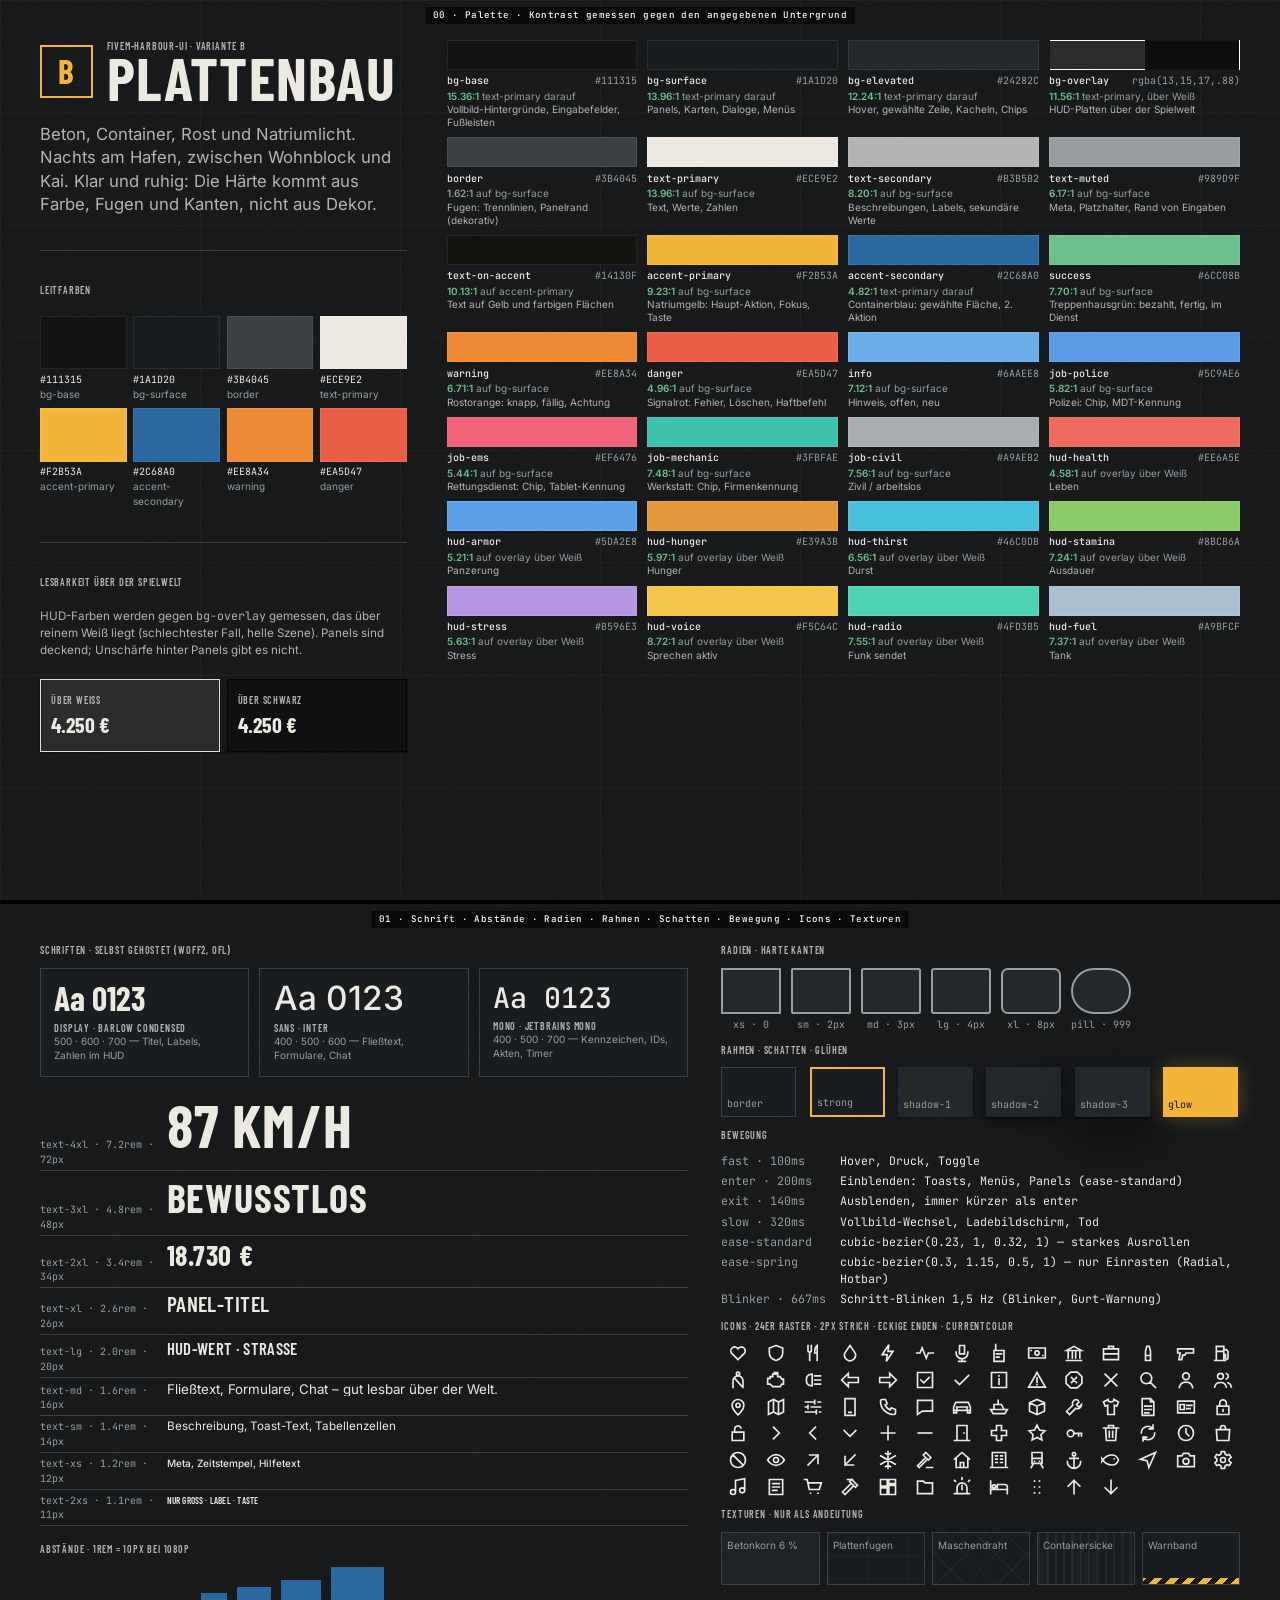
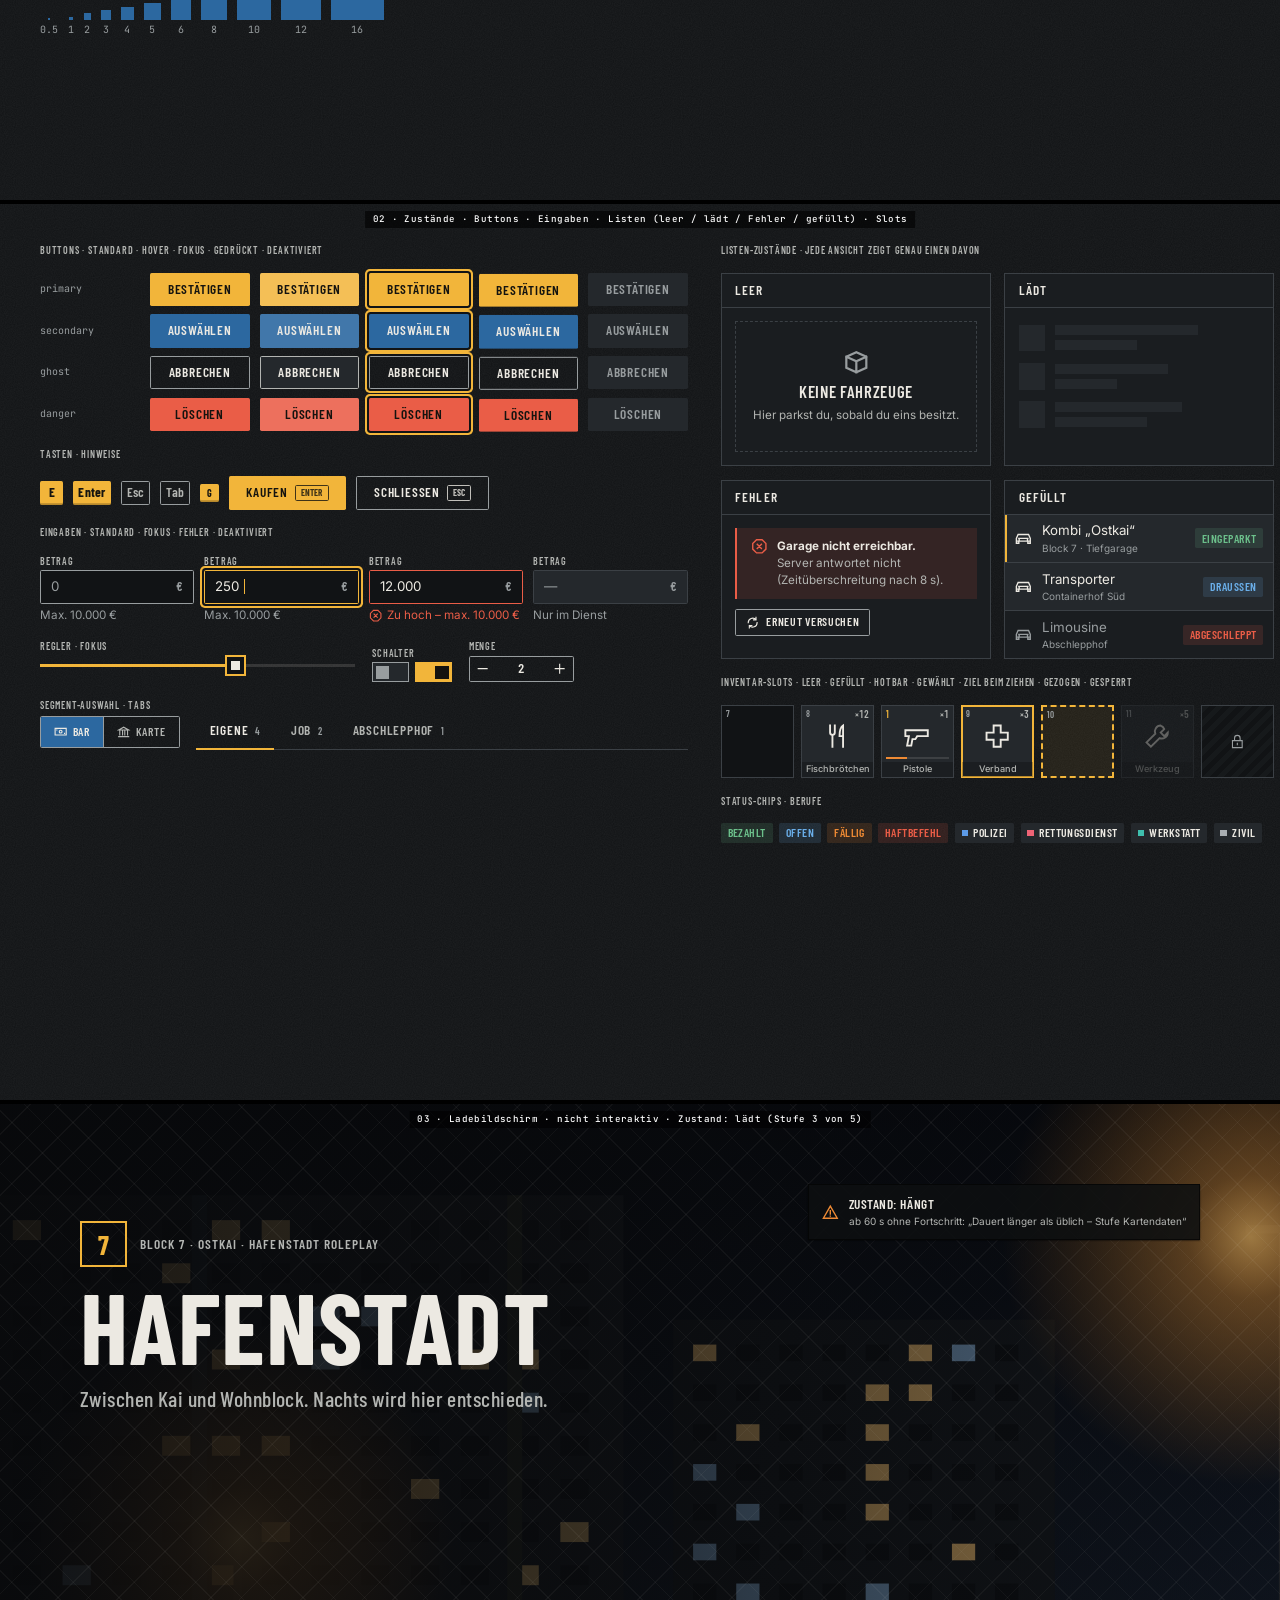
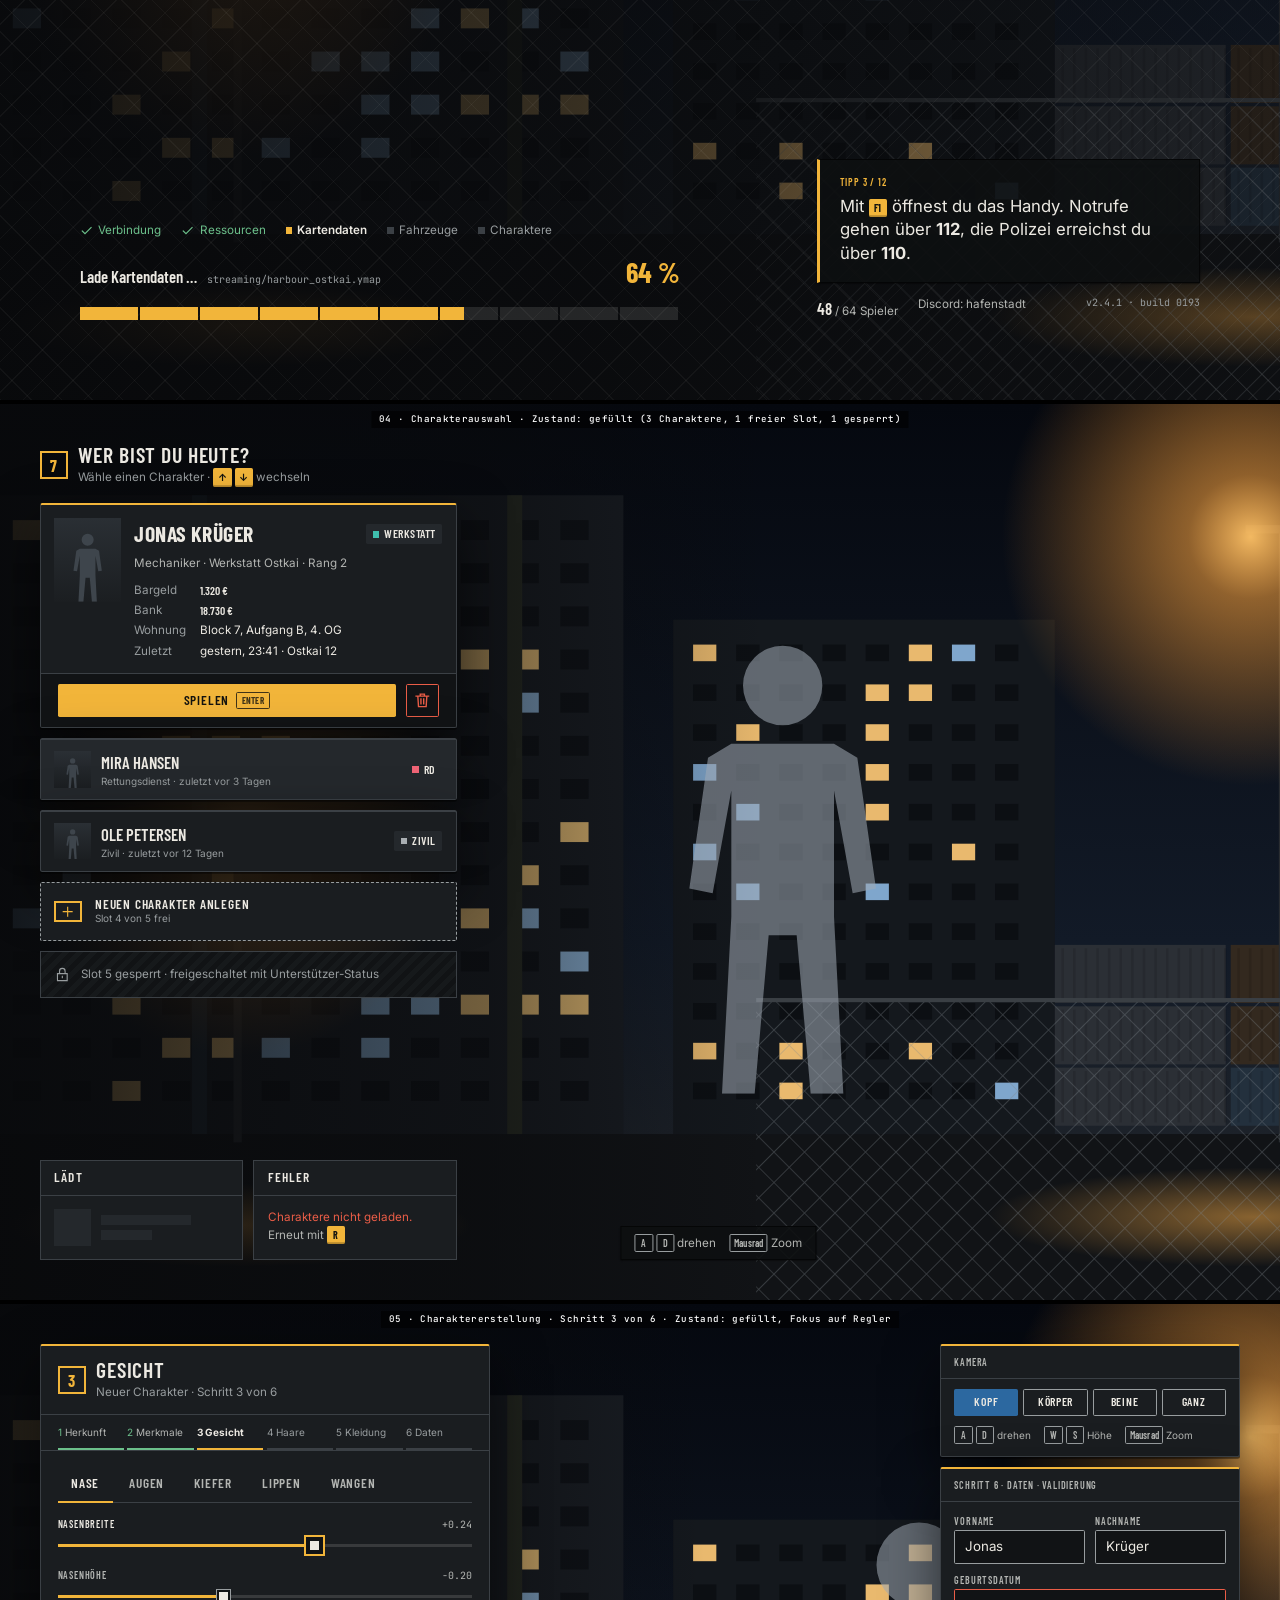
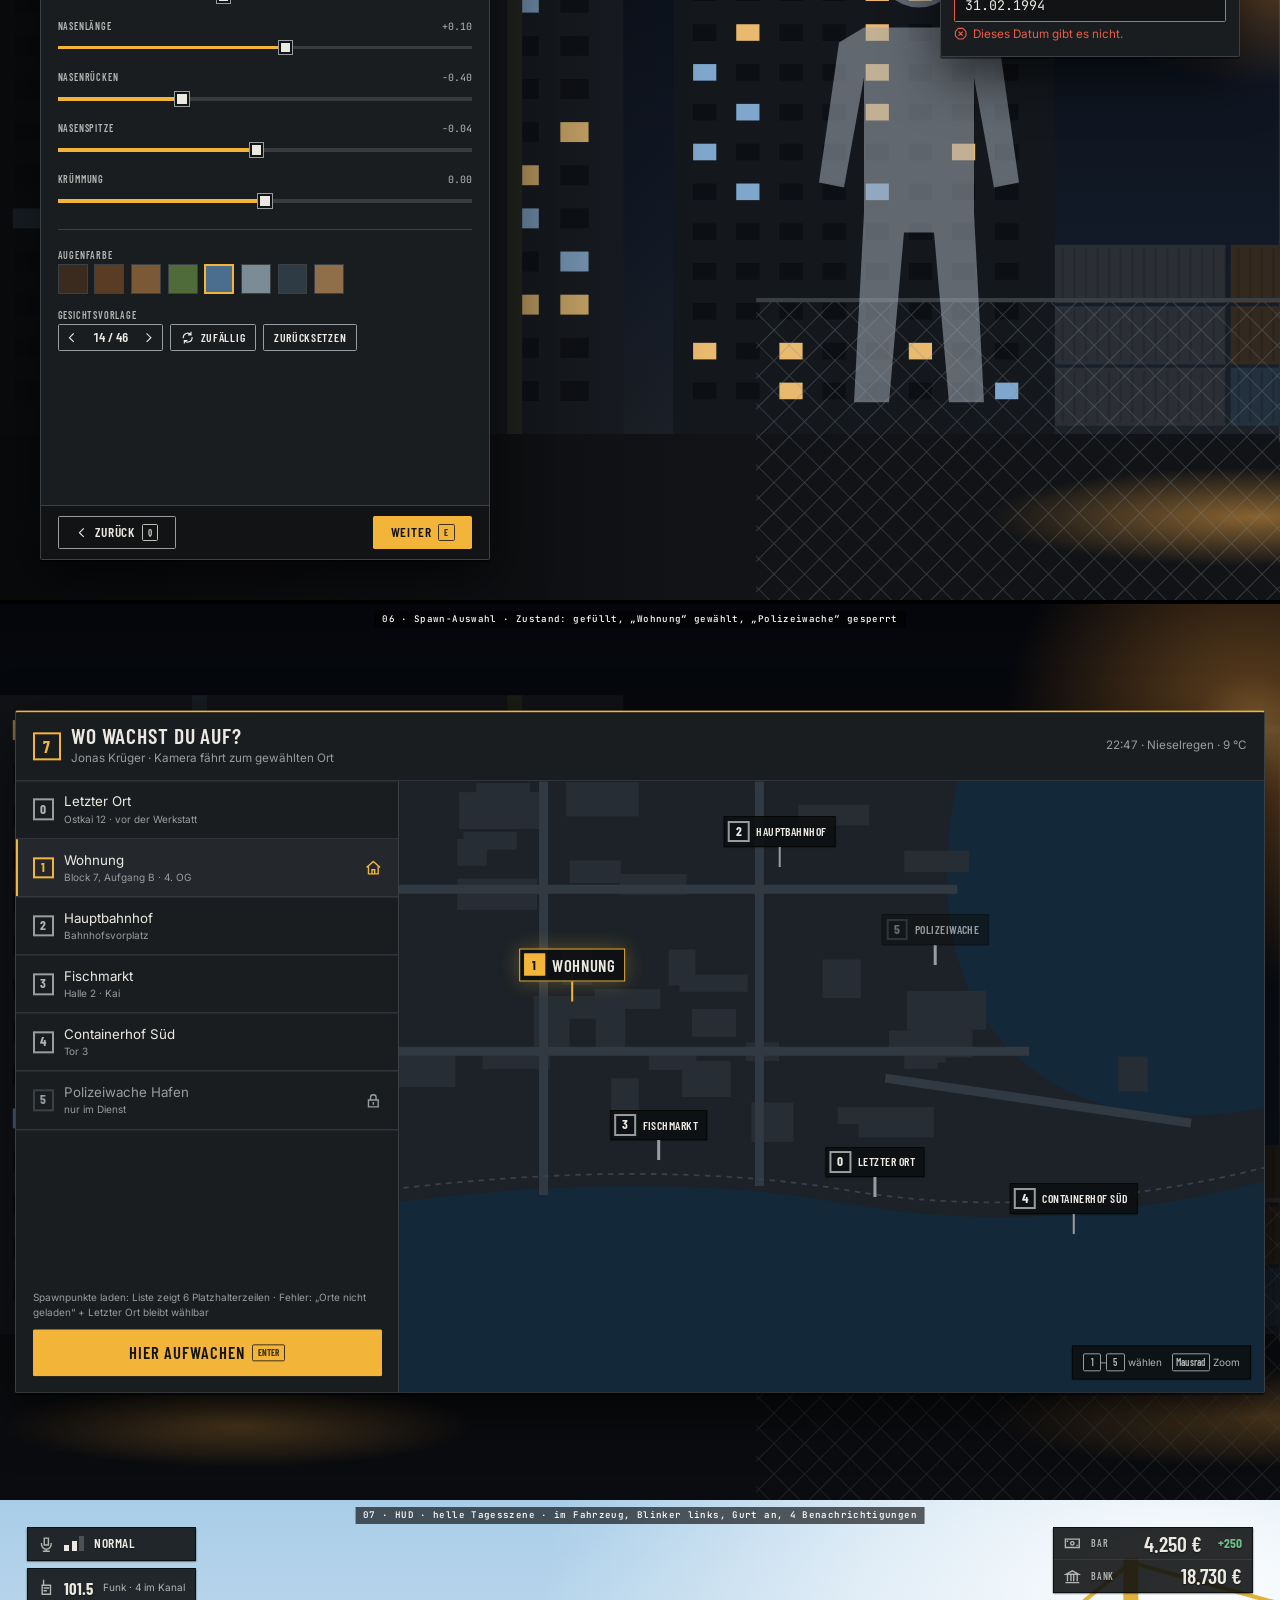
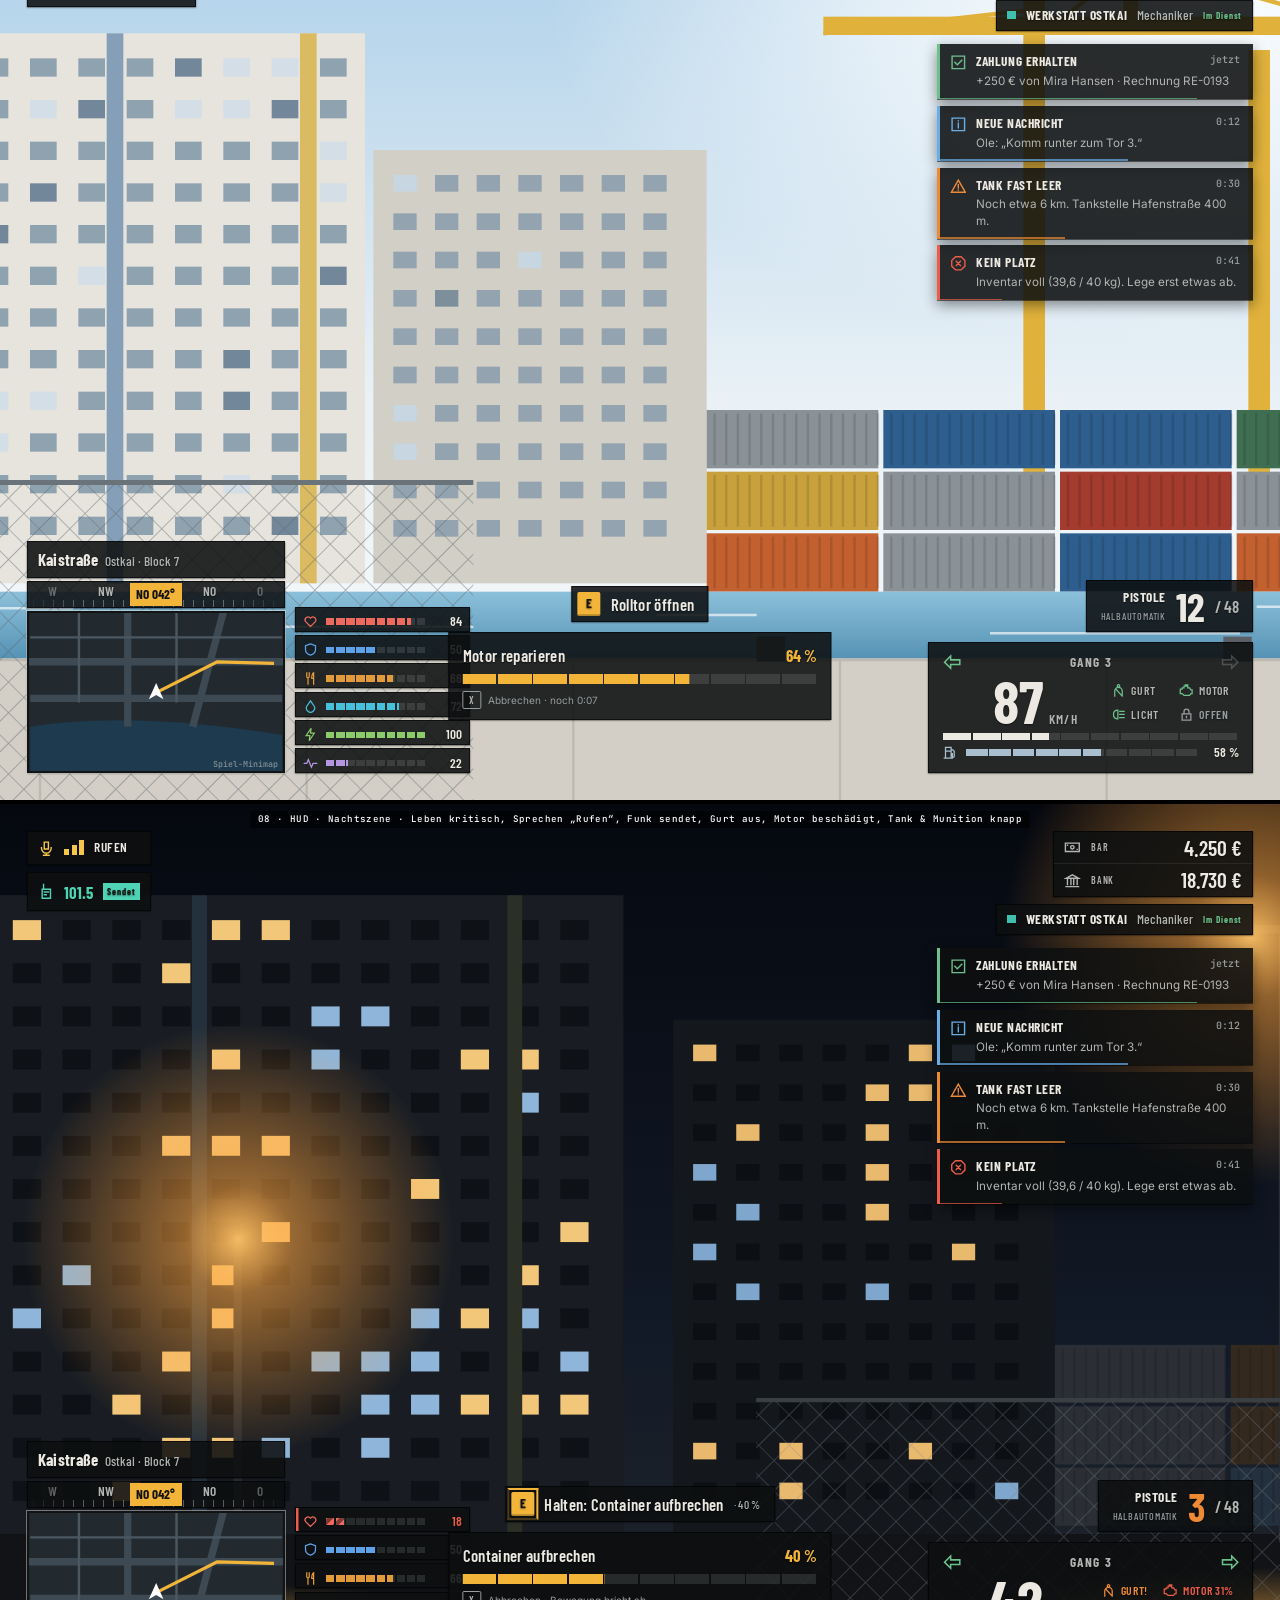
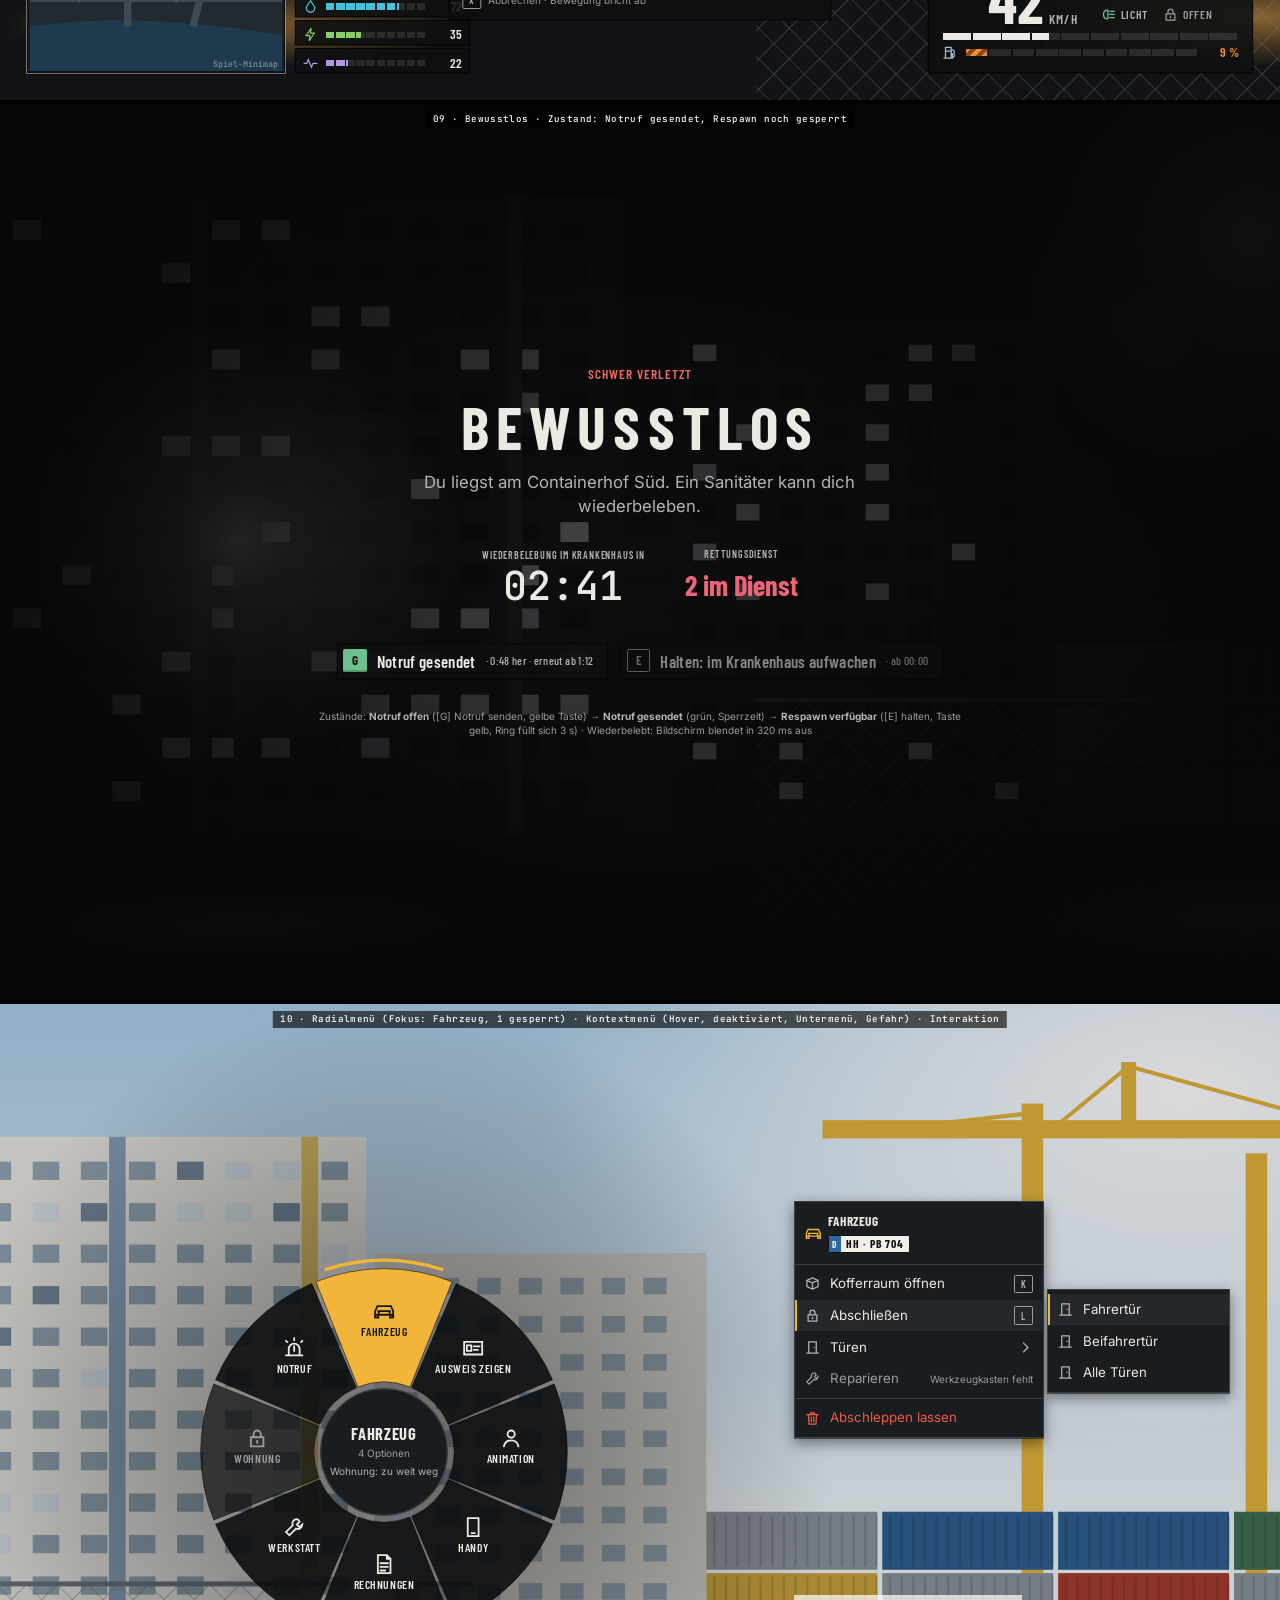
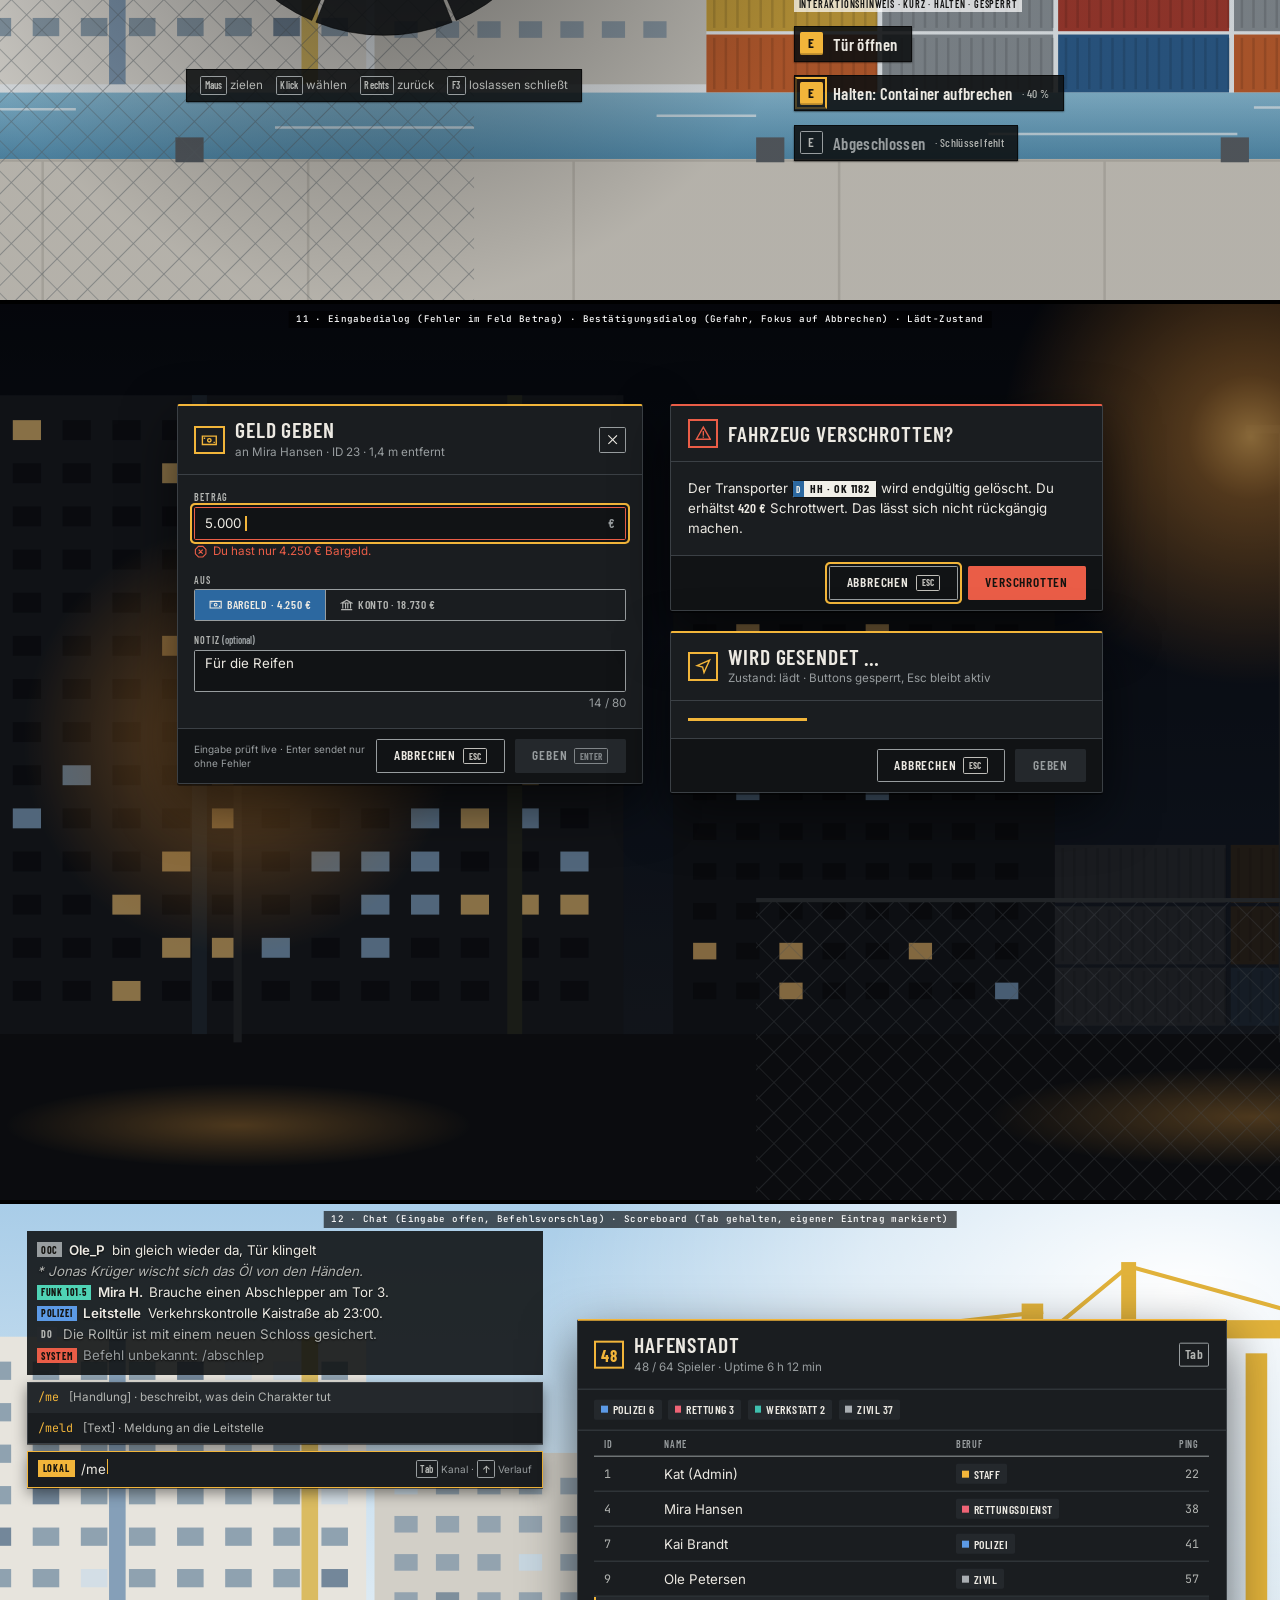
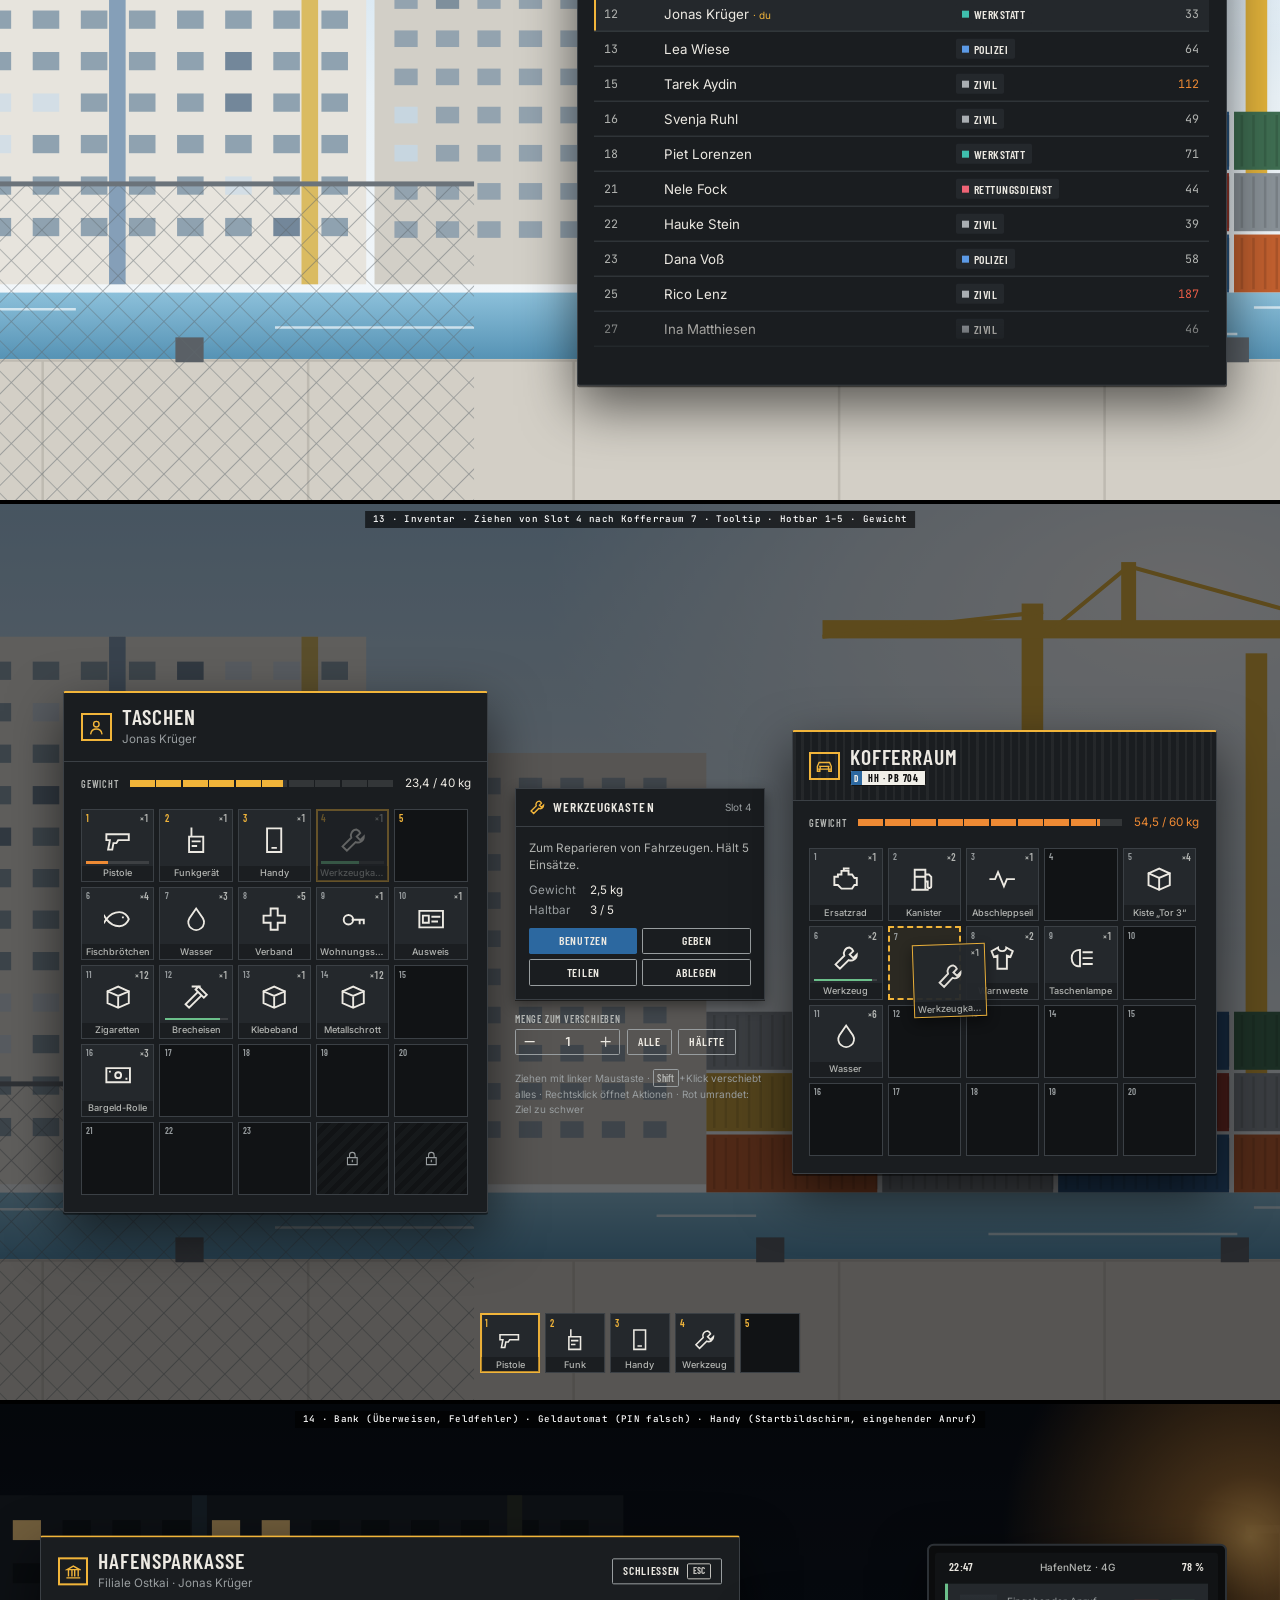
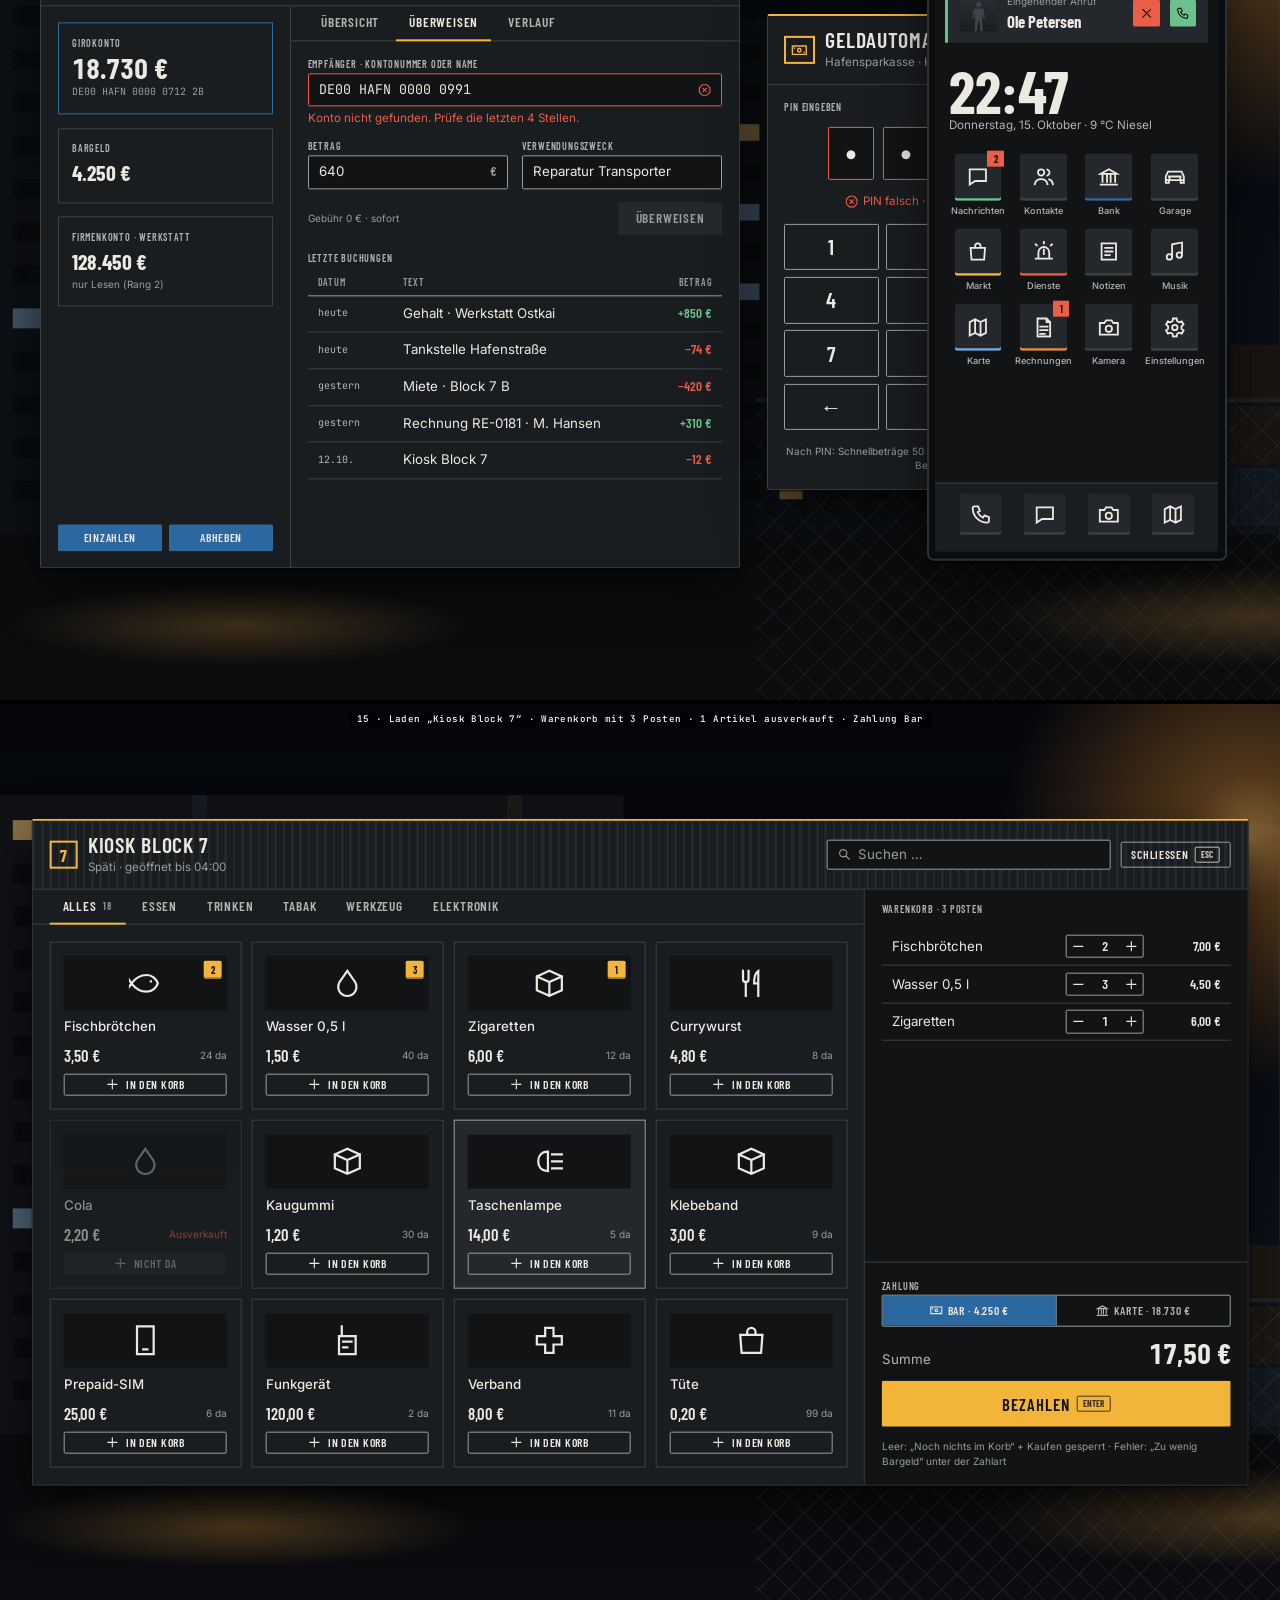
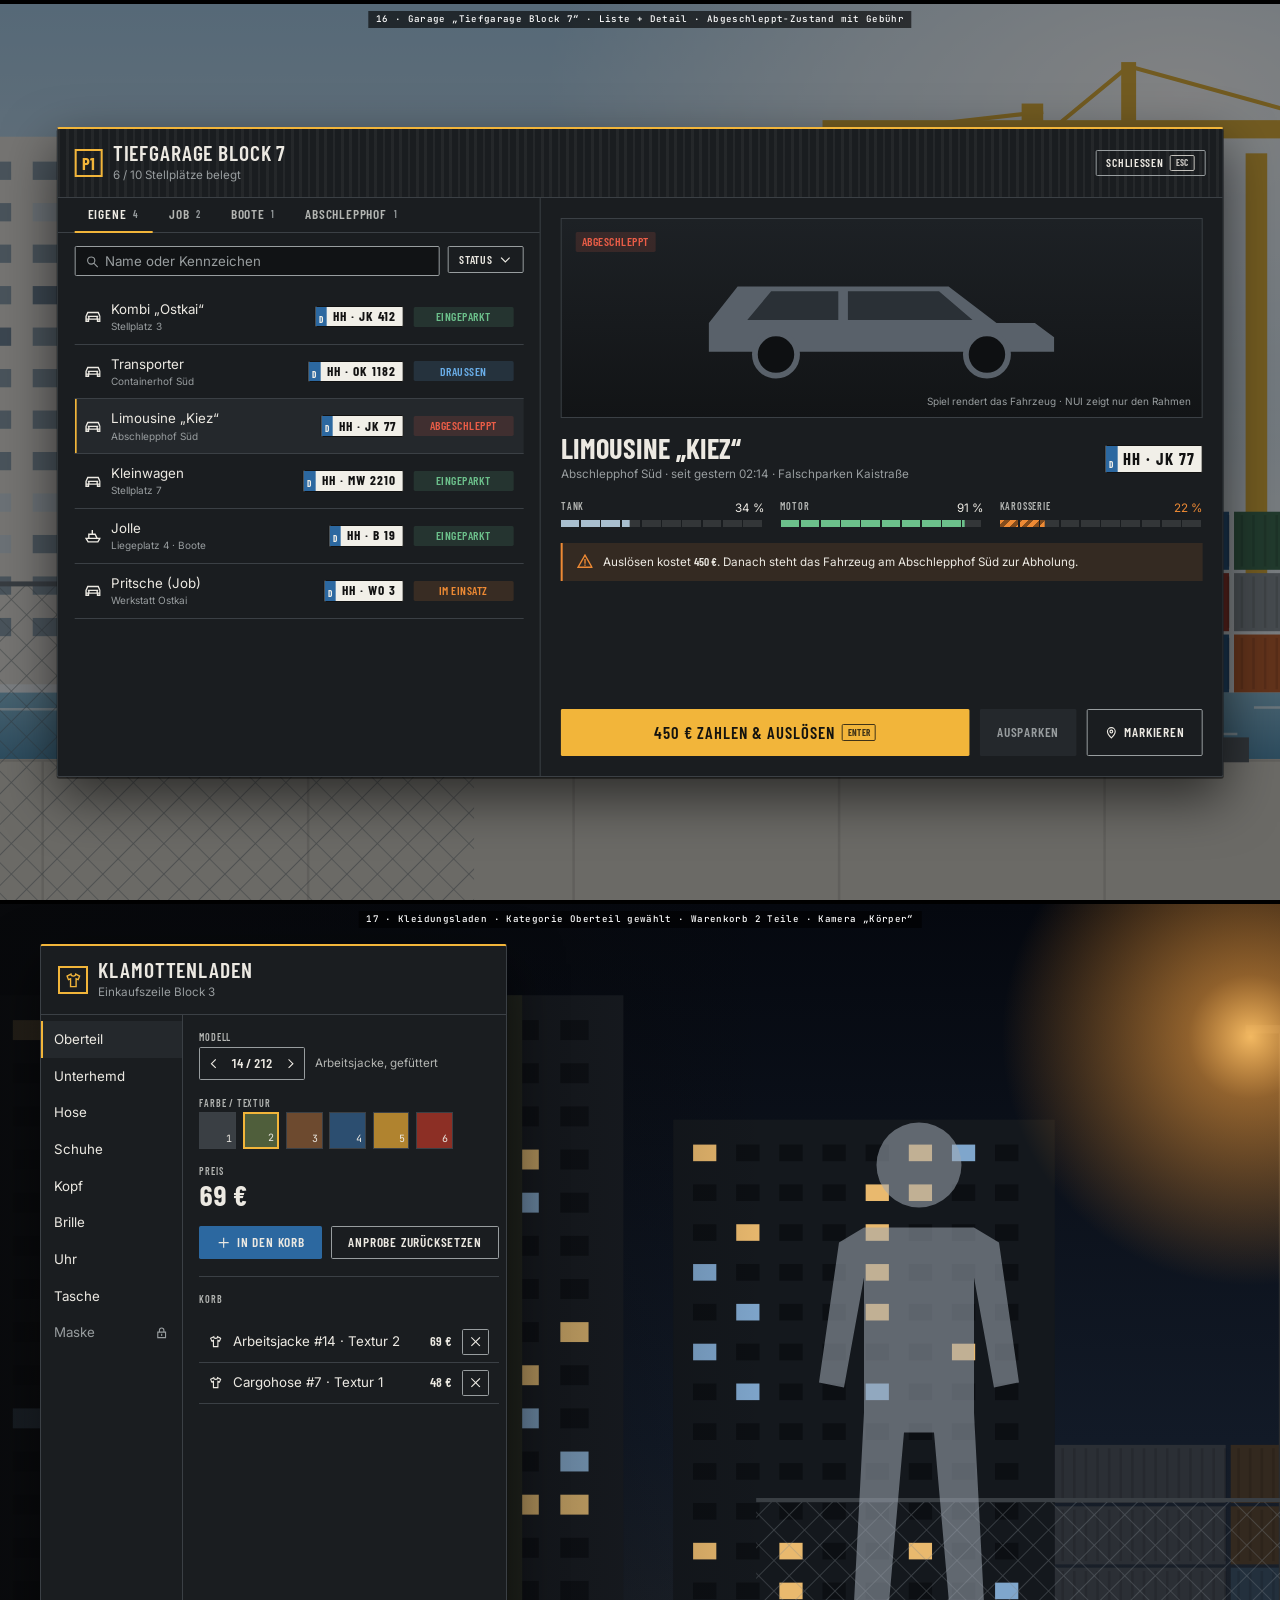
<file: plattenbau/index.html>
<!doctype html>
<html lang="de">
<head>
<meta charset="utf-8">
<meta name="viewport" content="width=device-width, initial-scale=1">
<title>fivem-harbour-ui · Variante B „Plattenbau“ · Vorschau</title>
<style>
/* ── Self-hosted fonts (NUI runs offline: no CDN) ─────────────────────── */
@font-face{font-family:"Barlow Condensed";font-style:normal;font-weight:500;font-display:block;src:url("fonts/barlow-condensed-latin-500-normal.woff2") format("woff2");unicode-range:U+0000-00FF,U+0131,U+0152-0153,U+02BB-02BC,U+02C6,U+02DA,U+02DC,U+0304,U+0308,U+0329,U+2000-206F,U+20AC,U+2122,U+2191,U+2193,U+2212,U+2215,U+FEFF,U+FFFD}
@font-face{font-family:"Barlow Condensed";font-style:normal;font-weight:600;font-display:block;src:url("fonts/barlow-condensed-latin-600-normal.woff2") format("woff2");unicode-range:U+0000-00FF,U+0131,U+0152-0153,U+02BB-02BC,U+02C6,U+02DA,U+02DC,U+0304,U+0308,U+0329,U+2000-206F,U+20AC,U+2122,U+2191,U+2193,U+2212,U+2215,U+FEFF,U+FFFD}
@font-face{font-family:"Barlow Condensed";font-style:normal;font-weight:700;font-display:block;src:url("fonts/barlow-condensed-latin-700-normal.woff2") format("woff2");unicode-range:U+0000-00FF,U+0131,U+0152-0153,U+02BB-02BC,U+02C6,U+02DA,U+02DC,U+0304,U+0308,U+0329,U+2000-206F,U+20AC,U+2122,U+2191,U+2193,U+2212,U+2215,U+FEFF,U+FFFD}
@font-face{font-family:"Barlow Condensed";font-style:normal;font-weight:500;font-display:block;src:url("fonts/barlow-condensed-latin-ext-500-normal.woff2") format("woff2");unicode-range:U+0100-02BA,U+02BD-02C5,U+02C7-02CC,U+02CE-02D7,U+02DD-02FF,U+0304,U+0308,U+0329,U+1D00-1DBF,U+1E00-1E9F,U+1EF2-1EFF,U+2020,U+20A0-20AB,U+20AD-20C0,U+2113,U+2C60-2C7F,U+A720-A7FF}
@font-face{font-family:"Barlow Condensed";font-style:normal;font-weight:600;font-display:block;src:url("fonts/barlow-condensed-latin-ext-600-normal.woff2") format("woff2");unicode-range:U+0100-02BA,U+02BD-02C5,U+02C7-02CC,U+02CE-02D7,U+02DD-02FF,U+0304,U+0308,U+0329,U+1D00-1DBF,U+1E00-1E9F,U+1EF2-1EFF,U+2020,U+20A0-20AB,U+20AD-20C0,U+2113,U+2C60-2C7F,U+A720-A7FF}
@font-face{font-family:"Barlow Condensed";font-style:normal;font-weight:700;font-display:block;src:url("fonts/barlow-condensed-latin-ext-700-normal.woff2") format("woff2");unicode-range:U+0100-02BA,U+02BD-02C5,U+02C7-02CC,U+02CE-02D7,U+02DD-02FF,U+0304,U+0308,U+0329,U+1D00-1DBF,U+1E00-1E9F,U+1EF2-1EFF,U+2020,U+20A0-20AB,U+20AD-20C0,U+2113,U+2C60-2C7F,U+A720-A7FF}
@font-face{font-family:"Inter";font-style:normal;font-weight:100 900;font-display:block;src:url("fonts/inter-latin-wght-normal.woff2") format("woff2-variations");unicode-range:U+0000-00FF,U+0131,U+0152-0153,U+02BB-02BC,U+02C6,U+02DA,U+02DC,U+0304,U+0308,U+0329,U+2000-206F,U+20AC,U+2122,U+2191,U+2193,U+2212,U+2215,U+FEFF,U+FFFD}
@font-face{font-family:"Inter";font-style:normal;font-weight:100 900;font-display:block;src:url("fonts/inter-latin-ext-wght-normal.woff2") format("woff2-variations");unicode-range:U+0100-02BA,U+02BD-02C5,U+02C7-02CC,U+02CE-02D7,U+02DD-02FF,U+0304,U+0308,U+0329,U+1D00-1DBF,U+1E00-1E9F,U+1EF2-1EFF,U+2020,U+20A0-20AB,U+20AD-20C0,U+2113,U+2C60-2C7F,U+A720-A7FF}
@font-face{font-family:"JetBrains Mono";font-style:normal;font-weight:400;font-display:block;src:url("fonts/jetbrains-mono-latin-400-normal.woff2") format("woff2")}
@font-face{font-family:"JetBrains Mono";font-style:normal;font-weight:500;font-display:block;src:url("fonts/jetbrains-mono-latin-500-normal.woff2") format("woff2")}
@font-face{font-family:"JetBrains Mono";font-style:normal;font-weight:700;font-display:block;src:url("fonts/jetbrains-mono-latin-700-normal.woff2") format("woff2")}

/* ── Tokens: fivem-harbour-ui shared schema, variant B „Plattenbau“ ───── */
:root{
  --fh-bg-base:#111315;
  --fh-bg-surface:#1A1D20;
  --fh-bg-elevated:#24282C;
  --fh-bg-overlay:rgba(13,15,17,0.88);
  --fh-border:#3B4045;
  --fh-text-primary:#ECE9E2;
  --fh-text-secondary:#B3B5B2;
  --fh-text-muted:#989D9F;
  --fh-text-on-accent:#14130F;
  --fh-accent-primary:#F2B53A;
  --fh-accent-secondary:#2C68A0;
  --fh-success:#6CC08B;
  --fh-warning:#EE8A34;
  --fh-danger:#EA5D47;
  --fh-info:#6AAEE8;
  --fh-job-police:#5C9AE6;
  --fh-job-ems:#EF6476;
  --fh-job-mechanic:#3FBFAE;
  --fh-job-civil:#A9AEB2;
  --fh-hud-health:#EE6A5E;
  --fh-hud-armor:#5DA2E8;
  --fh-hud-hunger:#E39A3B;
  --fh-hud-thirst:#46C0DB;
  --fh-hud-stamina:#8BCB6A;
  --fh-hud-stress:#B596E3;
  --fh-hud-voice:#F5C64C;
  --fh-hud-radio:#4FD3B5;
  --fh-hud-fuel:#A9BFCF;

  --fh-font-sans:"Inter","Segoe UI",Arial,sans-serif;
  --fh-font-display:"Barlow Condensed","Arial Narrow","Inter",sans-serif;
  --fh-font-mono:"JetBrains Mono",Consolas,"Courier New",monospace;
  --fh-text-2xs:1.1rem;
  --fh-text-xs:1.2rem;
  --fh-text-sm:1.4rem;
  --fh-text-md:1.6rem;
  --fh-text-lg:2rem;
  --fh-text-xl:2.6rem;
  --fh-text-2xl:3.4rem;
  --fh-text-3xl:4.8rem;
  --fh-text-4xl:7.2rem;
  --fh-weight-regular:400;
  --fh-weight-medium:500;
  --fh-weight-semibold:600;
  --fh-weight-bold:700;
  --fh-space-0_5:0.2rem;
  --fh-space-1:0.4rem;
  --fh-space-2:0.8rem;
  --fh-space-3:1.2rem;
  --fh-space-4:1.6rem;
  --fh-space-5:2rem;
  --fh-space-6:2.4rem;
  --fh-space-8:3.2rem;
  --fh-space-10:4rem;
  --fh-space-12:4.8rem;
  --fh-space-16:6.4rem;
  --fh-radius-xs:0;
  --fh-radius-sm:0.2rem;
  --fh-radius-md:0.3rem;
  --fh-radius-lg:0.4rem;
  --fh-radius-xl:0.8rem;
  --fh-radius-pill:999rem;
  --fh-border-width:max(1px,0.1rem);
  --fh-border-width-strong:max(2px,0.2rem);
  --fh-shadow-1:0 0.1rem 0.2rem rgba(0,0,0,0.7);
  --fh-shadow-2:0 0.1rem 0 rgba(0,0,0,0.6),0 0.6rem 1.6rem rgba(0,0,0,0.45);
  --fh-shadow-3:0 0.2rem 0 rgba(0,0,0,0.5),0 2.4rem 6.4rem rgba(0,0,0,0.6);
  --fh-glow-accent:0 0 2.4rem rgba(242,181,58,0.3);
  --fh-blur-thin:0px;
  --fh-blur-regular:0px;
  --fh-blur-thick:0px;
  --fh-material-thin:rgba(13,15,17,0.72);
  --fh-material-regular:rgba(13,15,17,0.88);
  --fh-material-thick:rgba(17,19,21,0.96);
  --fh-duration-fast:100ms;
  --fh-duration-enter:200ms;
  --fh-duration-exit:140ms;
  --fh-duration-slow:320ms;
  --fh-ease-standard:cubic-bezier(0.23,1,0.32,1);
  --fh-ease-spring:cubic-bezier(0.3,1.15,0.5,1);
  --fh-focus-ring:0 0 0 max(2px,0.2rem) var(--fh-bg-base),0 0 0 max(4px,0.4rem) var(--fh-accent-primary);
}

/* One root scaling rule for the whole series: 1rem = 10px at 1080p. */
html{font-size:clamp(8px,calc(100vh / 108),16px)}

/* ── Base ─────────────────────────────────────────────────────────────── */
*,*::before,*::after{box-sizing:border-box}
body{margin:0;background:#000;color:var(--fh-text-primary);font-family:var(--fh-font-sans);font-size:var(--fh-text-md);line-height:1.45;-webkit-font-smoothing:antialiased;font-feature-settings:"tnum" 0}
button{font:inherit;color:inherit}
.num{font-variant-numeric:tabular-nums lining-nums}
.mono{font-family:var(--fh-font-mono)}
.disp{font-family:var(--fh-font-display)}
.label{font-family:var(--fh-font-display);font-weight:var(--fh-weight-semibold);font-size:var(--fh-text-xs);letter-spacing:0.08em;text-transform:uppercase;color:var(--fh-text-secondary);line-height:1.2}
.muted{color:var(--fh-text-muted)}
.sec{color:var(--fh-text-secondary)}
.sm{font-size:var(--fh-text-sm)}
.xs{font-size:var(--fh-text-xs)}
svg.i{width:2rem;height:2rem;flex:none;fill:none;stroke:currentColor;stroke-width:2;stroke-linecap:square;stroke-linejoin:miter;vertical-align:middle}
svg.i.s16{width:1.6rem;height:1.6rem}
svg.i.s24{width:2.4rem;height:2.4rem}
svg.i.s32{width:3.2rem;height:3.2rem}
.sr{position:absolute;width:1px;height:1px;overflow:hidden;clip:rect(0 0 0 0)}

/* ── Preview scaffolding (not part of the system) ─────────────────────── */
.frame{position:relative;width:100vw;height:100vh;overflow:hidden;background:var(--fh-bg-base)}
.frame+.frame{border-top:4px solid #000}
.world{position:absolute;inset:0}
.world svg{width:100%;height:100%;display:block}
.dim{position:absolute;inset:0;background:rgba(5,6,8,0.45)}
.tag{position:absolute;left:50%;top:0.8rem;transform:translateX(-50%);z-index:50;font:500 1.1rem/1 var(--fh-font-mono);color:#fff;background:rgba(0,0,0,0.62);padding:0.5rem 0.9rem;letter-spacing:0.04em;white-space:nowrap}
.center{position:absolute;inset:0;display:flex;align-items:center;justify-content:center;gap:var(--fh-space-8)}

/* ── Textures: hints only ─────────────────────────────────────────────── */
.tex-concrete{position:relative;isolation:isolate}
.tex-concrete::before{content:"";position:absolute;inset:0;z-index:-1;pointer-events:none;opacity:0.06;background-image:url("data:image/svg+xml,%3Csvg xmlns='http://www.w3.org/2000/svg' width='180' height='180'%3E%3Cfilter id='n'%3E%3CfeTurbulence type='fractalNoise' baseFrequency='0.9' numOctaves='2' stitchTiles='stitch'/%3E%3CfeColorMatrix values='0 0 0 0 1 0 0 0 0 1 0 0 0 0 1 0 0 0 0.9 0'/%3E%3C/filter%3E%3Crect width='180' height='180' filter='url(%23n)'/%3E%3C/svg%3E")}
.tex-facade{background-image:linear-gradient(rgba(236,233,226,0.035) 1px,transparent 1px),linear-gradient(90deg,rgba(236,233,226,0.035) 1px,transparent 1px);background-size:24rem 13.5rem}
.tex-fence{background-image:repeating-linear-gradient(45deg,rgba(236,233,226,0.045) 0 1px,transparent 1px 2.6rem),repeating-linear-gradient(-45deg,rgba(236,233,226,0.045) 0 1px,transparent 1px 2.6rem)}
.tex-ribs{background-image:repeating-linear-gradient(90deg,rgba(236,233,226,0.05) 0 0.3rem,transparent 0.3rem 1rem)}
.tex-hazard{background-image:repeating-linear-gradient(-45deg,var(--fh-accent-primary) 0 0.7rem,var(--fh-bg-base) 0.7rem 1.4rem)}

/* ── Primitives ───────────────────────────────────────────────────────── */
.plate{background:var(--fh-material-regular);border:var(--fh-border-width) solid rgba(0,0,0,0.6);box-shadow:var(--fh-shadow-1);border-radius:var(--fh-radius-xs)}
.panel{background:var(--fh-bg-surface);border:var(--fh-border-width) solid var(--fh-border);border-top:var(--fh-border-width-strong) solid var(--fh-accent-primary);border-radius:var(--fh-radius-md);box-shadow:var(--fh-shadow-3);color:var(--fh-text-primary);display:flex;flex-direction:column;overflow:hidden}
.panel__head{display:flex;align-items:center;gap:var(--fh-space-3);padding:var(--fh-space-4) var(--fh-space-5);border-bottom:var(--fh-border-width) solid var(--fh-border);flex:none}
.panel__title{font:var(--fh-weight-semibold) var(--fh-text-xl)/1 var(--fh-font-display);letter-spacing:0.04em;text-transform:uppercase;margin:0}
.panel__sub{font-size:var(--fh-text-sm);color:var(--fh-text-muted);margin-top:0.3rem}
.panel__head .grow{flex:1;min-width:0}
.panel__body{padding:var(--fh-space-5);flex:1;min-height:0}
.panel__foot{display:flex;align-items:center;gap:var(--fh-space-3);padding:var(--fh-space-3) var(--fh-space-5);border-top:var(--fh-border-width) solid var(--fh-border);background:var(--fh-bg-base);flex:none}
.panel__foot .grow{flex:1}
.code{display:inline-flex;align-items:center;justify-content:center;min-width:3.4rem;height:3.4rem;padding:0 0.6rem;border:var(--fh-border-width-strong) solid var(--fh-accent-primary);color:var(--fh-accent-primary);font:var(--fh-weight-bold) var(--fh-text-lg)/1 var(--fh-font-display);letter-spacing:0.02em;flex:none}
.code--sm{min-width:2.6rem;height:2.6rem;font-size:var(--fh-text-md)}
.code--police{border-color:var(--fh-job-police);color:var(--fh-job-police)}
.code--ems{border-color:var(--fh-job-ems);color:var(--fh-job-ems)}
.code--danger{border-color:var(--fh-danger);color:var(--fh-danger)}
.code--mech{border-color:var(--fh-job-mechanic);color:var(--fh-job-mechanic)}

.btn{display:inline-flex;align-items:center;justify-content:center;gap:var(--fh-space-2);height:4rem;padding:0 var(--fh-space-5);border:var(--fh-border-width) solid transparent;border-radius:var(--fh-radius-sm);font:var(--fh-weight-semibold) var(--fh-text-md)/1 var(--fh-font-display);letter-spacing:0.06em;text-transform:uppercase;cursor:pointer;white-space:nowrap;transition:background-color var(--fh-duration-fast) var(--fh-ease-standard),border-color var(--fh-duration-fast) var(--fh-ease-standard),transform var(--fh-duration-fast) var(--fh-ease-standard)}
.btn:focus-visible,.btn.is-focus{outline:none;box-shadow:var(--fh-focus-ring)}
.btn:active,.btn.is-active{transform:translateY(0.1rem)}
.btn--primary{background:var(--fh-accent-primary);color:var(--fh-text-on-accent)}
.btn--primary:hover,.btn--primary.is-hover{background:#F4BF56}
.btn--secondary{background:var(--fh-accent-secondary);color:var(--fh-text-primary)}
.btn--secondary:hover,.btn--secondary.is-hover{background:#4177AA}
.btn--ghost{background:transparent;border-color:var(--fh-text-muted);color:var(--fh-text-primary)}
.btn--ghost:hover,.btn--ghost.is-hover{background:var(--fh-bg-elevated);border-color:var(--fh-text-secondary)}
.btn--danger{background:var(--fh-danger);color:var(--fh-text-on-accent)}
.btn--danger:hover,.btn--danger.is-hover{background:#ED705D}
.btn--danger-ghost{background:transparent;border-color:var(--fh-danger);color:var(--fh-danger)}
.btn[disabled],.btn.is-disabled{background:var(--fh-bg-elevated);border-color:transparent;color:var(--fh-text-muted);cursor:not-allowed;transform:none}
.btn--sm{height:3.2rem;padding:0 var(--fh-space-3);font-size:var(--fh-text-sm)}
.btn--icon{width:4rem;padding:0}
.btn--sm.btn--icon{width:3.2rem}
.btn--block{width:100%}
.btn .key{height:2rem;min-width:2rem;font-size:var(--fh-text-2xs);background:transparent;border:var(--fh-border-width) solid currentColor;color:inherit;box-shadow:none;opacity:0.8}

.key{display:inline-flex;align-items:center;justify-content:center;min-width:2.8rem;height:2.8rem;padding:0 0.6rem;background:var(--fh-accent-primary);color:var(--fh-text-on-accent);font:var(--fh-weight-bold) var(--fh-text-md)/1 var(--fh-font-display);letter-spacing:0.02em;border-radius:var(--fh-radius-sm);box-shadow:inset 0 -0.2rem 0 rgba(0,0,0,0.25);flex:none}
.key--ghost{background:transparent;color:var(--fh-text-secondary);border:var(--fh-border-width) solid var(--fh-text-muted);box-shadow:none;font-weight:var(--fh-weight-semibold)}
.key--sm{min-width:2.2rem;height:2.2rem;font-size:var(--fh-text-xs);padding:0 0.4rem}

.field{display:flex;flex-direction:column;gap:var(--fh-space-1);min-width:0}
.input{height:4rem;width:100%;background:var(--fh-bg-base);border:var(--fh-border-width) solid var(--fh-text-muted);border-radius:var(--fh-radius-sm);color:var(--fh-text-primary);padding:0 var(--fh-space-3);font:var(--fh-weight-regular) var(--fh-text-md)/1 var(--fh-font-sans);display:flex;align-items:center;gap:var(--fh-space-2)}
.input::placeholder,.input .ph{color:var(--fh-text-muted)}
.input.is-focus{border-color:var(--fh-accent-primary);box-shadow:var(--fh-focus-ring)}
.input.is-error{border-color:var(--fh-danger)}
.input.is-disabled{background:var(--fh-bg-elevated);border-color:var(--fh-border);color:var(--fh-text-muted)}
.input.mono{font-family:var(--fh-font-mono)}
.input .suffix{margin-left:auto;color:var(--fh-text-muted);font-family:var(--fh-font-display);font-weight:600}
.caret{display:inline-block;width:0.15rem;height:1.8rem;background:var(--fh-accent-primary);margin-left:-0.3rem}
.msg{font-size:var(--fh-text-sm);display:flex;gap:0.6rem;align-items:center}
.msg--error{color:var(--fh-danger)}
.msg--hint{color:var(--fh-text-muted)}
textarea.input{height:auto;padding:var(--fh-space-2) var(--fh-space-3);resize:none}

.tabs{display:flex;gap:var(--fh-space-1);border-bottom:var(--fh-border-width) solid var(--fh-border)}
.tab{display:inline-flex;align-items:center;gap:var(--fh-space-2);padding:var(--fh-space-3) var(--fh-space-4);font:var(--fh-weight-semibold) var(--fh-text-md)/1 var(--fh-font-display);letter-spacing:0.06em;text-transform:uppercase;color:var(--fh-text-secondary);border-bottom:var(--fh-border-width-strong) solid transparent;margin-bottom:calc(-1 * var(--fh-border-width))}
.tab.is-active{color:var(--fh-text-primary);border-bottom-color:var(--fh-accent-primary)}
.tab .count{font-size:var(--fh-text-xs);color:var(--fh-text-muted)}

.chip{display:inline-flex;align-items:center;gap:0.6rem;height:2.4rem;padding:0 0.8rem;background:var(--fh-bg-elevated);border-radius:var(--fh-radius-sm);font:var(--fh-weight-semibold) var(--fh-text-sm)/1 var(--fh-font-display);letter-spacing:0.04em;text-transform:uppercase;color:var(--fh-text-primary);white-space:nowrap}
.chip::before{content:"";width:0.8rem;height:0.8rem;background:var(--c,var(--fh-text-muted));flex:none}
.chip--plain::before{display:none}
.chip--status{position:relative;isolation:isolate;background:transparent;color:var(--c)}
.chip--status::after{content:"";position:absolute;inset:0;background:var(--c);opacity:0.14;z-index:-1;border-radius:inherit}
.chip--status::before{display:none}
.c-police{--c:var(--fh-job-police)}.c-ems{--c:var(--fh-job-ems)}.c-mech{--c:var(--fh-job-mechanic)}.c-civil{--c:var(--fh-job-civil)}
.c-success{--c:var(--fh-success)}.c-warning{--c:var(--fh-warning)}.c-danger{--c:var(--fh-danger)}.c-info{--c:var(--fh-info)}.c-accent{--c:var(--fh-accent-primary)}

.bar{position:relative;height:0.8rem;background:rgba(236,233,226,0.12);overflow:hidden}
.bar>i{position:absolute;inset:0 auto 0 0;width:var(--v,50%);background:var(--c,var(--fh-accent-primary))}
.bar--seg{-webkit-mask:repeating-linear-gradient(90deg,#000 0 calc(10% - 0.2rem),transparent calc(10% - 0.2rem) 10%);mask:repeating-linear-gradient(90deg,#000 0 calc(10% - 0.2rem),transparent calc(10% - 0.2rem) 10%)}
.bar--thin{height:0.4rem}
.bar--lg{height:1.2rem}
.is-low .bar>i,.bar.is-low>i{background:repeating-linear-gradient(-45deg,transparent 0 0.5rem,rgba(0,0,0,0.45) 0.5rem 1rem),var(--c)}

.row{display:grid;align-items:center;gap:var(--fh-space-3);padding:var(--fh-space-2) var(--fh-space-3);border-bottom:var(--fh-border-width) solid var(--fh-border);min-height:4.4rem}
.row.is-hover{background:var(--fh-bg-elevated)}
.row.is-selected{background:var(--fh-bg-elevated);box-shadow:inset var(--fh-border-width-strong) 0 0 var(--fh-accent-primary)}
.row.is-disabled{color:var(--fh-text-muted)}
.th{font:var(--fh-weight-semibold) var(--fh-text-xs)/1 var(--fh-font-display);letter-spacing:0.08em;text-transform:uppercase;color:var(--fh-text-muted);min-height:3.2rem;border-bottom-color:var(--fh-text-muted)}

.skel{display:block;height:1.2rem;background:linear-gradient(90deg,var(--fh-bg-elevated) 0 40%,#2e3338 50%,var(--fh-bg-elevated) 60% 100%);background-size:300% 100%;animation:skel 1.4s linear infinite}
@keyframes skel{from{background-position:100% 0}to{background-position:0 0}}
.empty{display:flex;flex-direction:column;align-items:center;justify-content:center;gap:var(--fh-space-2);text-align:center;color:var(--fh-text-secondary);padding:var(--fh-space-8) var(--fh-space-5);border:var(--fh-border-width) dashed var(--fh-border)}
.empty svg.i{color:var(--fh-text-muted);width:3.2rem;height:3.2rem}
.empty b{font:var(--fh-weight-semibold) var(--fh-text-lg)/1.1 var(--fh-font-display);text-transform:uppercase;letter-spacing:0.04em;color:var(--fh-text-primary)}
.errbox{display:flex;gap:var(--fh-space-3);align-items:flex-start;padding:var(--fh-space-3) var(--fh-space-4);background:rgba(234,93,71,0.12);border-left:var(--fh-border-width-strong) solid var(--fh-danger);font-size:var(--fh-text-sm)}
.errbox svg.i{color:var(--fh-danger)}

.stepper{display:inline-flex;align-items:center;border:var(--fh-border-width) solid var(--fh-text-muted);border-radius:var(--fh-radius-sm);height:3.2rem}
.stepper button{width:3.2rem;height:100%;background:transparent;border:0;display:flex;align-items:center;justify-content:center;cursor:pointer;color:var(--fh-text-primary)}
.stepper span{min-width:6rem;text-align:center;font:var(--fh-weight-semibold) var(--fh-text-md)/1 var(--fh-font-display);font-variant-numeric:tabular-nums}
.slider{position:relative;height:2.4rem;display:flex;align-items:center}
.slider::before{content:"";position:absolute;left:0;right:0;height:0.4rem;background:rgba(236,233,226,0.14)}
.slider>i{position:absolute;left:0;height:0.4rem;width:var(--v);background:var(--fh-accent-primary)}
.slider>b{position:absolute;left:var(--v);width:1.6rem;height:1.6rem;margin-left:-0.8rem;background:var(--fh-text-primary);border:var(--fh-border-width-strong) solid var(--fh-bg-base);box-shadow:0 0 0 1px var(--fh-text-muted)}
.slider.is-focus>b{box-shadow:var(--fh-focus-ring)}
.toggle{width:4.4rem;height:2.4rem;background:var(--fh-bg-elevated);border:var(--fh-border-width) solid var(--fh-text-muted);position:relative;flex:none}
.toggle::after{content:"";position:absolute;top:0.3rem;left:0.3rem;width:1.6rem;height:1.6rem;background:var(--fh-text-muted)}
.toggle.is-on{background:var(--fh-accent-primary);border-color:var(--fh-accent-primary)}
.toggle.is-on::after{left:auto;right:0.3rem;background:var(--fh-text-on-accent)}
.seg-ctl{display:inline-flex;border:var(--fh-border-width) solid var(--fh-text-muted);border-radius:var(--fh-radius-sm);overflow:hidden}
.seg-ctl span{padding:0 var(--fh-space-4);height:3.6rem;display:flex;align-items:center;gap:0.6rem;font:var(--fh-weight-semibold) var(--fh-text-sm)/1 var(--fh-font-display);letter-spacing:0.06em;text-transform:uppercase;color:var(--fh-text-secondary)}
.seg-ctl span+span{border-left:var(--fh-border-width) solid var(--fh-text-muted)}
.seg-ctl span.is-active{background:var(--fh-accent-secondary);color:var(--fh-text-primary)}
.dot{display:inline-block;width:0.8rem;height:0.8rem;background:var(--c,var(--fh-text-muted));flex:none}
.money{font-family:var(--fh-font-display);font-weight:var(--fh-weight-semibold);font-variant-numeric:tabular-nums}
.pos{color:var(--fh-success)}.neg{color:var(--fh-danger)}
.kv{display:grid;grid-template-columns:auto 1fr;gap:var(--fh-space-1) var(--fh-space-4);font-size:var(--fh-text-sm)}
.kv dt{color:var(--fh-text-muted)}.kv dd{margin:0;color:var(--fh-text-primary)}
.divider{height:var(--fh-border-width);background:var(--fh-border);margin:var(--fh-space-4) 0}
.scroll-fade{mask-image:linear-gradient(#000 85%,transparent);-webkit-mask-image:linear-gradient(#000 85%,transparent)}
.plate-de{display:inline-flex;align-items:stretch;height:2.6rem;background:#F1EFE8;color:#121212;border:max(1px,0.15rem) solid #121212;border-radius:var(--fh-radius-sm);font:var(--fh-weight-bold) var(--fh-text-md)/1 var(--fh-font-display);letter-spacing:0.08em;overflow:hidden;white-space:nowrap}
.plate-de::before{content:"D";display:flex;align-items:flex-end;padding:0 0.4rem 0.3rem;background:#2C68A0;color:#F1EFE8;font-size:var(--fh-text-2xs)}
.plate-de span{display:flex;align-items:center;padding:0 0.7rem}
.avatar{display:flex;align-items:flex-end;justify-content:center;background:linear-gradient(#2a2f34,#1b1e21);overflow:hidden;color:#3e454c;flex:none}
.avatar svg{width:80%;height:85%}

/* ── HUD ──────────────────────────────────────────────────────────────── */
.hud{position:absolute;inset:0;pointer-events:none;font-family:var(--fh-font-display);text-shadow:0 0.1rem 0.2rem rgba(0,0,0,0.5)}
.hud .tl{position:absolute;left:3.2rem;top:3.2rem;display:flex;flex-direction:column;gap:var(--fh-space-2)}
.hud .tr{position:absolute;right:3.2rem;top:3.2rem;display:flex;flex-direction:column;align-items:flex-end;gap:var(--fh-space-2);width:38rem}
.hud .bl{position:absolute;left:3.2rem;bottom:3.2rem;display:flex;align-items:flex-end;gap:var(--fh-space-3)}
.hud .br{position:absolute;right:3.2rem;bottom:3.2rem;display:flex;flex-direction:column;align-items:flex-end;gap:var(--fh-space-3)}
.hud .bc{position:absolute;left:50%;bottom:9.6rem;transform:translateX(-50%);display:flex;flex-direction:column;align-items:center;gap:var(--fh-space-3)}
.voice{display:flex;align-items:center;gap:var(--fh-space-3);padding:var(--fh-space-2) var(--fh-space-3)}
.voice .ic{color:var(--fh-text-secondary)}
.voice.is-talking .ic{color:var(--fh-hud-voice)}
.voice .pips{display:flex;gap:0.3rem;align-items:flex-end}
.voice .pips i{width:0.6rem;background:rgba(236,233,226,0.22)}
.voice .pips i:nth-child(1){height:0.8rem}.voice .pips i:nth-child(2){height:1.3rem}.voice .pips i:nth-child(3){height:1.8rem}
.voice .pips i.on{background:var(--fh-text-primary)}
.voice.is-talking .pips i.on{background:var(--fh-hud-voice)}
.voice .lbl{font-weight:600;font-size:var(--fh-text-md);letter-spacing:0.04em;text-transform:uppercase}
.radio{display:flex;align-items:center;gap:var(--fh-space-3);padding:var(--fh-space-2) var(--fh-space-3)}
.radio .ic{color:var(--fh-text-secondary)}
.radio.is-tx .ic,.radio.is-tx .freq{color:var(--fh-hud-radio)}
.radio .freq{font-weight:700;font-size:var(--fh-text-lg);font-variant-numeric:tabular-nums}
.radio .tx{font-size:var(--fh-text-2xs);font-weight:700;letter-spacing:0.1em;padding:0.2rem 0.5rem;background:var(--fh-hud-radio);color:var(--fh-text-on-accent)}
.radio .rx{font-size:var(--fh-text-xs);color:var(--fh-text-secondary);font-family:var(--fh-font-sans);text-shadow:none}
.wallet{display:flex;flex-direction:column;align-items:stretch;min-width:24rem}
.wallet .line{display:flex;align-items:center;gap:var(--fh-space-3);padding:0.6rem var(--fh-space-3)}
.wallet .line+.line{border-top:var(--fh-border-width) solid rgba(236,233,226,0.08)}
.wallet .ic{color:var(--fh-text-secondary)}
.wallet .amt{margin-left:auto;font-size:var(--fh-text-xl);font-weight:600;font-variant-numeric:tabular-nums;line-height:1}
.wallet .delta{font-size:var(--fh-text-md);font-weight:700;color:var(--fh-success);margin-left:var(--fh-space-2)}
.jobplate{display:flex;align-items:center;gap:var(--fh-space-3);padding:0.6rem var(--fh-space-3)}
.jobplate .dot{width:1rem;height:1rem}
.jobplate b{font-size:var(--fh-text-md);font-weight:700;text-transform:uppercase;letter-spacing:0.04em}
.jobplate span{font-size:var(--fh-text-md);color:var(--fh-text-secondary)}
.jobplate .duty{font-size:var(--fh-text-2xs);letter-spacing:0.1em;color:var(--fh-success);font-weight:700}
.toasts{display:flex;flex-direction:column;gap:var(--fh-space-2);width:38rem;margin-top:var(--fh-space-2)}
.toast{display:grid;grid-template-columns:auto 1fr auto;gap:var(--fh-space-1) var(--fh-space-3);padding:var(--fh-space-3) var(--fh-space-4) var(--fh-space-3) var(--fh-space-3);background:var(--fh-material-regular);border-left:0.4rem solid var(--c);box-shadow:var(--fh-shadow-2);position:relative;text-shadow:none}
.toast svg.i{color:var(--c);grid-row:span 2}
.toast b{font:700 var(--fh-text-md)/1.15 var(--fh-font-display);text-transform:uppercase;letter-spacing:0.04em}
.toast p{margin:0;grid-column:2/4;font:400 var(--fh-text-sm)/1.4 var(--fh-font-sans);color:var(--fh-text-secondary)}
.toast time{font:500 var(--fh-text-xs)/1.15 var(--fh-font-mono);color:var(--fh-text-muted)}
.toast::after{content:"";position:absolute;left:0;bottom:0;height:0.2rem;width:var(--t,60%);background:var(--c);opacity:0.7}
.toast.is-enter{animation:toastIn var(--fh-duration-enter) var(--fh-ease-standard) both}
@keyframes toastIn{from{opacity:0;transform:translateX(2.4rem)}to{opacity:1;transform:none}}
.vitals{display:flex;flex-direction:column;gap:0.4rem;width:21rem}
.vital{display:grid;grid-template-columns:2rem 1fr 3.4rem;align-items:center;gap:var(--fh-space-2);padding:0.5rem var(--fh-space-2);height:3rem}
.vital svg.i{width:1.8rem;height:1.8rem;color:var(--c)}
.vital .bar{height:0.8rem}
.vital .v{text-align:right;font-size:var(--fh-text-md);font-weight:600;font-variant-numeric:tabular-nums;color:var(--fh-text-primary)}
.vital.is-low{box-shadow:inset 0.3rem 0 0 var(--fh-danger),var(--fh-shadow-1)}
.vital.is-low .v{color:var(--fh-danger)}
.vital.is-low svg.i{animation:pulse 1s steps(2,jump-none) infinite}
@keyframes pulse{50%{opacity:0.35}}
.nav{display:flex;flex-direction:column;gap:0.4rem;width:31rem}
.compass{position:relative;height:3.2rem;overflow:hidden;display:flex;align-items:center}
.compass .ticks{position:absolute;inset:0;background:repeating-linear-gradient(90deg,rgba(236,233,226,0.35) 0 1px,transparent 1px 1.2rem);background-position:0.6rem 0;-webkit-mask:linear-gradient(90deg,transparent,#000 20%,#000 80%,transparent);mask:linear-gradient(90deg,transparent,#000 20%,#000 80%,transparent);height:0.8rem;top:auto;bottom:0}
.compass .letters{position:absolute;inset:0;display:flex;justify-content:space-around;align-items:center;font-weight:600;font-size:var(--fh-text-md);color:var(--fh-text-secondary);padding-bottom:0.6rem;-webkit-mask:linear-gradient(90deg,transparent,#000 20%,#000 80%,transparent);mask:linear-gradient(90deg,transparent,#000 20%,#000 80%,transparent)}
.compass .hd{position:relative;z-index:1;margin:0 auto;background:var(--fh-accent-primary);color:var(--fh-text-on-accent);font-weight:700;font-size:var(--fh-text-md);padding:0.2rem 0.8rem;text-shadow:none;font-variant-numeric:tabular-nums}
.street{padding:0.6rem var(--fh-space-3);display:flex;align-items:baseline;gap:var(--fh-space-2);white-space:nowrap}
.street b{font-size:var(--fh-text-lg);font-weight:700;letter-spacing:0.02em}
.street span{font-size:var(--fh-text-md);color:var(--fh-text-secondary)}
.minimap{position:relative;width:31rem;height:19.5rem;border:var(--fh-border-width-strong) solid var(--fh-bg-base);box-shadow:0 0 0 var(--fh-border-width) rgba(236,233,226,0.45),var(--fh-shadow-1);background:#1f262c;overflow:hidden}
.minimap svg{position:absolute;inset:0;width:100%;height:100%}
.minimap .corner{position:absolute;width:1.4rem;height:1.4rem;border-color:var(--fh-accent-primary);border-style:solid;border-width:0}
.minimap .c1{left:-0.2rem;top:-0.2rem;border-left-width:0.3rem;border-top-width:0.3rem}
.minimap .c2{right:-0.2rem;top:-0.2rem;border-right-width:0.3rem;border-top-width:0.3rem}
.minimap .c3{left:-0.2rem;bottom:-0.2rem;border-left-width:0.3rem;border-bottom-width:0.3rem}
.minimap .c4{right:-0.2rem;bottom:-0.2rem;border-right-width:0.3rem;border-bottom-width:0.3rem}
.minimap .note{position:absolute;right:0.6rem;bottom:0.4rem;font:500 1rem/1 var(--fh-font-mono);color:rgba(236,233,226,0.5);text-shadow:none}
.ammo{display:flex;align-items:center;gap:var(--fh-space-3);padding:var(--fh-space-2) var(--fh-space-4)}
.ammo .wpn{display:flex;flex-direction:column;align-items:flex-end;gap:0.2rem}
.ammo .wpn b{font-size:var(--fh-text-md);font-weight:700;text-transform:uppercase;letter-spacing:0.04em}
.ammo .wpn span{font-size:var(--fh-text-xs);color:var(--fh-text-muted);letter-spacing:0.08em;text-transform:uppercase}
.ammo .mag{font-size:var(--fh-text-3xl);font-weight:700;line-height:0.9;font-variant-numeric:tabular-nums}
.ammo .res{font-size:var(--fh-text-lg);color:var(--fh-text-secondary);font-weight:600;font-variant-numeric:tabular-nums}
.ammo.is-low .mag{color:var(--fh-warning)}
.veh{display:grid;grid-template-columns:auto auto;gap:var(--fh-space-1) var(--fh-space-4);padding:var(--fh-space-3) var(--fh-space-4);width:39rem}
.veh .ind{grid-column:1/-1;display:flex;justify-content:space-between;align-items:center}
.veh .ind svg.i{width:2.2rem;height:2.2rem;color:rgba(236,233,226,0.22)}
.veh .ind svg.i.on{color:var(--fh-success);animation:blink 667ms steps(1,end) infinite}
@keyframes blink{50%{opacity:0.15}}
.veh .ind .gear{font-size:var(--fh-text-md);font-weight:700;color:var(--fh-text-secondary);letter-spacing:0.1em}
.veh .speed{display:flex;align-items:baseline;gap:var(--fh-space-2)}
.veh .speed b{font-size:var(--fh-text-4xl);font-weight:700;line-height:0.85;font-variant-numeric:tabular-nums;min-width:12rem;text-align:right}
.veh .speed span{font-size:var(--fh-text-md);font-weight:600;color:var(--fh-text-secondary);letter-spacing:0.08em}
.veh .stat{display:grid;grid-template-columns:repeat(2,auto);gap:var(--fh-space-2) var(--fh-space-3);align-content:center}
.veh .st{display:flex;align-items:center;gap:0.6rem;white-space:nowrap;font-size:var(--fh-text-sm);font-weight:600;letter-spacing:0.06em;text-transform:uppercase;color:var(--fh-text-secondary)}
.veh .st svg.i{width:1.8rem;height:1.8rem}
.veh .st.ok svg.i{color:var(--fh-success)}
.veh .st.warn{color:var(--fh-warning)}
.veh .st.warn svg.i{animation:blink 667ms steps(1,end) infinite}
.veh .st.off{color:var(--fh-text-muted)}
.veh .st.bad{color:var(--fh-danger)}
.veh .spbar{grid-column:1/-1}
.veh .fuel{grid-column:1/-1;display:grid;grid-template-columns:2rem 1fr 4rem;gap:var(--fh-space-2);align-items:center}
.veh .fuel svg.i{width:1.8rem;height:1.8rem;color:var(--fh-hud-fuel)}
.veh .fuel .v{text-align:right;font-weight:600;font-variant-numeric:tabular-nums}
.progress{width:46rem;padding:var(--fh-space-3) var(--fh-space-4);display:flex;flex-direction:column;gap:var(--fh-space-2)}
.progress .top{display:flex;align-items:baseline;gap:var(--fh-space-3)}
.progress .top b{font-size:var(--fh-text-lg);font-weight:600;letter-spacing:0.02em}
.progress .top span{margin-left:auto;font-weight:700;font-size:var(--fh-text-lg);font-variant-numeric:tabular-nums;color:var(--fh-accent-primary)}
.progress .bot{display:flex;align-items:center;gap:var(--fh-space-2);font:400 var(--fh-text-xs)/1 var(--fh-font-sans);color:var(--fh-text-muted);text-shadow:none}
.hint{font-family:var(--fh-font-display);display:inline-flex;align-items:center;gap:var(--fh-space-3);padding:0.6rem var(--fh-space-4) 0.6rem 0.6rem;font-size:var(--fh-text-lg);font-weight:600;letter-spacing:0.02em}
.hint .key{position:relative}
.hint.is-hold .key::after{content:"";position:absolute;inset:-0.5rem;border:0.25rem solid rgba(242,181,58,0.25);border-top-color:var(--fh-accent-primary);border-right-color:var(--fh-accent-primary)}
.hint small{font-size:var(--fh-text-sm);color:var(--fh-text-secondary);font-weight:500}

/* ── Death screen ─────────────────────────────────────────────────────── */
.death{position:absolute;inset:0;display:flex;flex-direction:column;align-items:center;justify-content:center;gap:var(--fh-space-5);background:radial-gradient(ellipse at center,rgba(10,10,12,0.55) 0%,rgba(6,6,8,0.92) 70%)}
.death h1{margin:0;font:700 var(--fh-text-4xl)/0.9 var(--fh-font-display);letter-spacing:0.12em;text-transform:uppercase}
.death .timer{font:500 var(--fh-text-3xl)/1 var(--fh-font-mono);color:var(--fh-text-primary)}

/* ── Radial menu ──────────────────────────────────────────────────────── */
.radial{position:relative;width:46rem;height:46rem}
.radial svg{position:absolute;inset:0;width:100%;height:100%;overflow:visible}
.radial .seg{fill:rgba(13,15,17,0.9);stroke:rgba(0,0,0,0.6);stroke-width:1}
.radial .seg.is-active{fill:var(--fh-accent-primary)}
.radial .seg.is-disabled{fill:rgba(13,15,17,0.7)}
.radial .item{position:absolute;width:10rem;margin-left:-5rem;margin-top:-3rem;display:flex;flex-direction:column;align-items:center;gap:0.4rem;font:600 var(--fh-text-sm)/1.1 var(--fh-font-display);letter-spacing:0.05em;text-transform:uppercase;text-align:center;color:var(--fh-text-primary)}
.radial .item svg.i{position:static;width:2.6rem;height:2.6rem}
.radial .item.is-active{color:var(--fh-text-on-accent)}
.radial .item.is-disabled{color:var(--fh-text-muted)}
.radial .hub{position:absolute;left:50%;top:50%;width:15rem;height:15rem;margin:-7.5rem;display:flex;flex-direction:column;align-items:center;justify-content:center;gap:0.4rem;text-align:center}
.radial .hub b{font:700 var(--fh-text-lg)/1.05 var(--fh-font-display);text-transform:uppercase;letter-spacing:0.04em}
.radial .hub span{font-size:var(--fh-text-xs);color:var(--fh-text-muted)}

/* ── Context menu ─────────────────────────────────────────────────────── */
.ctx{width:30rem;background:var(--fh-bg-surface);border:var(--fh-border-width) solid var(--fh-border);box-shadow:var(--fh-shadow-2);padding:0.4rem 0}
.ctx .hd{display:flex;align-items:center;gap:var(--fh-space-2);padding:var(--fh-space-2) var(--fh-space-3) var(--fh-space-3);border-bottom:var(--fh-border-width) solid var(--fh-border);margin-bottom:0.4rem}
.ctx .it{display:flex;align-items:center;gap:var(--fh-space-3);height:3.8rem;padding:0 var(--fh-space-3);font-size:var(--fh-text-md)}
.ctx .it svg.i{color:var(--fh-text-secondary);width:1.8rem;height:1.8rem}
.ctx .it .sc{margin-left:auto}
.ctx .it.is-hover{background:var(--fh-bg-elevated);box-shadow:inset var(--fh-border-width-strong) 0 0 var(--fh-accent-primary)}
.ctx .it.is-disabled{color:var(--fh-text-muted)}
.ctx .it.is-disabled svg.i{color:var(--fh-text-muted)}
.ctx .it .why{margin-left:auto;font-size:var(--fh-text-xs);color:var(--fh-text-muted)}
.ctx .it.is-danger{color:var(--fh-danger)}.ctx .it.is-danger svg.i{color:var(--fh-danger)}
.ctx .sep{height:var(--fh-border-width);background:var(--fh-border);margin:0.4rem 0}

/* ── Chat ─────────────────────────────────────────────────────────────── */
.chat{width:62rem;display:flex;flex-direction:column;gap:var(--fh-space-2)}
.chat .log{display:flex;flex-direction:column;gap:0.3rem;padding:var(--fh-space-3);background:var(--fh-material-regular)}
.chat .msg-l{display:flex;gap:var(--fh-space-2);align-items:baseline;font:400 var(--fh-text-md)/1.4 var(--fh-font-sans);text-shadow:0 0.1rem 0.2rem rgba(0,0,0,0.8)}
.chat .ch{font:700 var(--fh-text-xs)/1 var(--fh-font-display);letter-spacing:0.08em;text-transform:uppercase;padding:0.3rem 0.5rem;background:var(--c,var(--fh-bg-elevated));color:var(--fh-text-on-accent);flex:none;text-shadow:none;position:relative;top:-0.1rem}
.chat .ch--plain{background:var(--fh-bg-elevated);color:var(--fh-text-secondary)}
.chat .who{font-weight:600;flex:none}
.chat .me{font-style:italic;color:var(--fh-text-secondary)}
.chat .sys{color:var(--fh-text-muted)}
.chat .inputline{display:flex;align-items:center;gap:var(--fh-space-2);height:4.4rem;padding:0 var(--fh-space-3);background:var(--fh-bg-surface);border:var(--fh-border-width) solid var(--fh-accent-primary);box-shadow:var(--fh-shadow-2)}
.chat .sugg{background:var(--fh-bg-surface);border:var(--fh-border-width) solid var(--fh-border);box-shadow:var(--fh-shadow-2)}
.chat .sugg div{display:flex;gap:var(--fh-space-3);padding:0.8rem var(--fh-space-3);font-size:var(--fh-text-sm)}
.chat .sugg div.is-hover{background:var(--fh-bg-elevated)}
.chat .sugg code{font-family:var(--fh-font-mono);color:var(--fh-accent-primary)}

/* ── Inventory ────────────────────────────────────────────────────────── */
.inv-grid{display:grid;grid-template-columns:repeat(5,8.8rem);gap:0.6rem}
.slot{position:relative;width:8.8rem;height:8.8rem;background:var(--fh-bg-base);border:var(--fh-border-width) solid var(--fh-border);display:flex;flex-direction:column;align-items:center;justify-content:center}
.slot .n{position:absolute;left:0.5rem;top:0.4rem;font:600 var(--fh-text-2xs)/1 var(--fh-font-display);color:var(--fh-text-muted)}
.slot .q{position:absolute;right:0.5rem;top:0.4rem;font:600 var(--fh-text-xs)/1 var(--fh-font-display);color:var(--fh-text-secondary);font-variant-numeric:tabular-nums}
.slot .nm{position:absolute;left:0;right:0;bottom:0;padding:0.3rem 0.4rem;font:500 var(--fh-text-2xs)/1.1 var(--fh-font-sans);color:var(--fh-text-secondary);text-align:center;white-space:nowrap;overflow:hidden;text-overflow:ellipsis;background:rgba(0,0,0,0.25)}
.slot svg.i{width:3.4rem;height:3.4rem;color:var(--fh-text-primary);margin-bottom:1.2rem;stroke-width:1.6}
.slot .dur{position:absolute;left:0.5rem;right:0.5rem;bottom:2.1rem;height:0.3rem;background:rgba(236,233,226,0.12)}
.slot .dur i{display:block;height:100%;background:var(--c,var(--fh-success))}
.slot.is-filled{background:var(--fh-bg-elevated)}
.slot.is-hot .n{color:var(--fh-accent-primary);font-size:var(--fh-text-xs)}
.slot.is-selected{border-color:var(--fh-accent-primary);box-shadow:inset 0 0 0 1px var(--fh-accent-primary)}
.slot.is-drop{border:var(--fh-border-width-strong) dashed var(--fh-accent-primary);background:rgba(242,181,58,0.08)}
.slot.is-dragging{opacity:0.35}
.slot.is-ghost{position:absolute;z-index:5;opacity:0.95;box-shadow:var(--fh-shadow-2);border-color:var(--fh-accent-primary);transform:rotate(-2deg)}
.slot.is-locked{background:repeating-linear-gradient(-45deg,var(--fh-bg-base) 0 0.6rem,#16191b 0.6rem 1.2rem)}
.slot.is-locked svg.i{color:var(--fh-text-muted);width:2rem;height:2rem;margin:0}
.wt{display:grid;grid-template-columns:auto 1fr auto;gap:var(--fh-space-3);align-items:center;font-size:var(--fh-text-sm)}

/* ── Devices (phone / tablet) ─────────────────────────────────────────── */
.phone{width:36rem;height:74rem;background:#0b0c0d;border:0.3rem solid #2c3136;border-radius:var(--fh-radius-xl);padding:0.8rem;box-shadow:var(--fh-shadow-3);position:relative}
.phone .scr{width:100%;height:100%;background:var(--fh-bg-base);border-radius:var(--fh-radius-lg);overflow:hidden;display:flex;flex-direction:column;position:relative}
.phone .sb{display:flex;justify-content:space-between;align-items:center;padding:1rem 1.6rem 0.6rem;font:600 var(--fh-text-sm)/1 var(--fh-font-display);letter-spacing:0.04em}
.apps{display:grid;grid-template-columns:repeat(4,1fr);gap:var(--fh-space-4) var(--fh-space-2);padding:var(--fh-space-4) var(--fh-space-4)}
.app{display:flex;flex-direction:column;align-items:center;gap:0.6rem;font:500 var(--fh-text-2xs)/1.1 var(--fh-font-sans);color:var(--fh-text-secondary);position:relative}
.app i{width:5.6rem;height:5.6rem;background:var(--fh-bg-elevated);display:flex;align-items:center;justify-content:center;border-radius:var(--fh-radius-md);color:var(--fh-text-primary);box-shadow:inset 0 -0.3rem 0 var(--c,var(--fh-border))}
.app i svg.i{width:2.6rem;height:2.6rem}
.app .badge{position:absolute;top:-0.4rem;right:0.4rem;min-width:2rem;height:2rem;background:var(--fh-danger);color:var(--fh-text-on-accent);font:700 var(--fh-text-xs)/2rem var(--fh-font-display);text-align:center;padding:0 0.4rem}
.dock{margin-top:auto;display:grid;grid-template-columns:repeat(4,1fr);padding:var(--fh-space-3) var(--fh-space-4) var(--fh-space-5);background:var(--fh-bg-surface);border-top:var(--fh-border-width) solid var(--fh-border)}
.tablet{width:150rem;height:84rem;background:#0b0c0d;border:0.3rem solid #2c3136;border-radius:var(--fh-radius-xl);padding:1.2rem;box-shadow:var(--fh-shadow-3)}
.tablet .scr{width:100%;height:100%;background:var(--fh-bg-base);border-radius:var(--fh-radius-md);overflow:hidden;display:grid;grid-template-columns:22rem 1fr;grid-template-rows:5.6rem 1fr}
.tb-top{grid-column:1/-1;display:flex;align-items:center;gap:var(--fh-space-4);padding:0 var(--fh-space-5);background:var(--fh-bg-surface);border-bottom:var(--fh-border-width) solid var(--fh-border)}
.tb-top .ttl{font:700 var(--fh-text-lg)/1 var(--fh-font-display);letter-spacing:0.06em;text-transform:uppercase}
.tb-nav{background:var(--fh-bg-surface);border-right:var(--fh-border-width) solid var(--fh-border);padding:var(--fh-space-3) 0;display:flex;flex-direction:column}
.tb-nav a{display:flex;align-items:center;gap:var(--fh-space-3);height:4.4rem;padding:0 var(--fh-space-4);font:600 var(--fh-text-md)/1 var(--fh-font-display);letter-spacing:0.04em;text-transform:uppercase;color:var(--fh-text-secondary);text-decoration:none}
.tb-nav a svg.i{width:1.8rem;height:1.8rem}
.tb-nav a.is-active{color:var(--fh-text-primary);background:var(--fh-bg-elevated);box-shadow:inset var(--fh-border-width-strong) 0 0 var(--c,var(--fh-accent-primary))}
.tb-nav a .cnt{margin-left:auto;font-size:var(--fh-text-xs);background:var(--fh-danger);color:var(--fh-text-on-accent);padding:0.3rem 0.5rem}
.tb-main{padding:var(--fh-space-5);display:grid;gap:var(--fh-space-4);min-height:0;overflow:hidden}
.card{background:var(--fh-bg-surface);border:var(--fh-border-width) solid var(--fh-border);display:flex;flex-direction:column;min-height:0}
.card .ch{display:flex;align-items:center;gap:var(--fh-space-2);padding:var(--fh-space-3) var(--fh-space-4);border-bottom:var(--fh-border-width) solid var(--fh-border)}
.card .ch h3{margin:0;font:600 var(--fh-text-md)/1 var(--fh-font-display);letter-spacing:0.08em;text-transform:uppercase}
.card .ch .act{margin-left:auto;display:flex;gap:var(--fh-space-2)}
.card .cb{padding:var(--fh-space-4);min-height:0}
.stat-big{font:700 var(--fh-text-2xl)/1 var(--fh-font-display);font-variant-numeric:tabular-nums}

/* ── Reduced motion ───────────────────────────────────────────────────── */
@media (prefers-reduced-motion:reduce){
  .toast.is-enter{animation:none}
  .vital.is-low svg.i{animation:none}
  .skel{animation:none}
}
</style>
</head>
<body>

<svg width="0" height="0" style="position:absolute" aria-hidden="true">
<symbol id="i-heart" viewBox="0 0 24 24"><path d="M12 20 4.2 12.2a4.6 4.6 0 0 1 7.8-5.4 4.6 4.6 0 0 1 7.8 5.4z"/></symbol>
<symbol id="i-shield" viewBox="0 0 24 24"><path d="M12 3 4 6v6c0 4.5 3.4 7.6 8 9 4.6-1.4 8-4.5 8-9V6z"/></symbol>
<symbol id="i-food" viewBox="0 0 24 24"><path d="M6 3v6a2 2 0 0 0 4 0V3M8 11v10M17 21V3c-2.5 1.5-3 5-3 9h3"/></symbol>
<symbol id="i-drop" viewBox="0 0 24 24"><path d="M12 3 6.3 11.2a6.6 6.6 0 1 0 11.4 0z"/></symbol>
<symbol id="i-bolt" viewBox="0 0 24 24"><path d="M13 2 5 14h6l-1 8 8-12h-6z"/></symbol>
<symbol id="i-pulse" viewBox="0 0 24 24"><path d="M2 12h4l2.5-6 5 12 2.5-6h6"/></symbol>
<symbol id="i-mic" viewBox="0 0 24 24"><path d="M9 3h6v10H9zM5 11v1a7 7 0 0 0 14 0v-1M12 19v3M8 22h8"/></symbol>
<symbol id="i-radio" viewBox="0 0 24 24"><path d="M6 9h12v13H6zM8 9V2M9 13h6M9 17h3"/></symbol>
<symbol id="i-cash" viewBox="0 0 24 24"><path d="M2 6h20v12H2zM12 9.5a2.5 2.5 0 1 0 0 5 2.5 2.5 0 0 0 0-5M5 9v.01M19 15v.01"/></symbol>
<symbol id="i-bank" viewBox="0 0 24 24"><path d="M3 9l9-5 9 5zM5 9v9M10 9v9M14 9v9M19 9v9M3 21h18"/></symbol>
<symbol id="i-case" viewBox="0 0 24 24"><path d="M3 7h18v13H3zM9 7V4h6v3M3 13h18"/></symbol>
<symbol id="i-ammo" viewBox="0 0 24 24"><path d="M9 21V10l1.5-6h3L15 10v11zM9 15h6"/></symbol>
<symbol id="i-gun" viewBox="0 0 24 24"><path d="M2 7h19v5h-9l-1.5 2.5H8L7 20H3.5L5 12H2z"/></symbol>
<symbol id="i-fuel" viewBox="0 0 24 24"><path d="M4 21V4h9v17M4 10h9M13 8h3l2 2v8a1.5 1.5 0 0 1-3 0v-4h-2M2 21h13"/></symbol>
<symbol id="i-belt" viewBox="0 0 24 24"><path d="M12 2.5a2 2 0 1 0 0 4 2 2 0 0 0 0-4M6 21v-8a6 6 0 0 1 12 0v8M7.5 9.5l9 10"/></symbol>
<symbol id="i-engine" viewBox="0 0 24 24"><path d="M2 10h3V8h3V5h6v3h3l2 3h2v6h-2l-2 3H8l-3-3H2zM10 5V3h4"/></symbol>
<symbol id="i-light" viewBox="0 0 24 24"><path d="M11 5C6 5 4 8.5 4 12s2 7 7 7zM14 7h7M14 12h7M14 17h7"/></symbol>
<symbol id="i-left" viewBox="0 0 24 24"><path d="M10 4 2 12l8 8v-5h12V9H10z"/></symbol>
<symbol id="i-right" viewBox="0 0 24 24"><path d="M14 4l8 8-8 8v-5H2V9h12z"/></symbol>
<symbol id="i-check" viewBox="0 0 24 24"><path d="M3 3h18v18H3zM7 12l3.5 3.5L17 9"/></symbol>
<symbol id="i-tick" viewBox="0 0 24 24"><path d="M4 12.5l5 5L20 6.5"/></symbol>
<symbol id="i-info" viewBox="0 0 24 24"><path d="M3 3h18v18H3zM12 10.5V17M12 7v.01"/></symbol>
<symbol id="i-warn" viewBox="0 0 24 24"><path d="M12 3 2 20.5h20zM12 9.5v5M12 17.5v.01"/></symbol>
<symbol id="i-error" viewBox="0 0 24 24"><path d="M8 2.5h8L21.5 8v8L16 21.5H8L2.5 16V8zM9 9l6 6M15 9l-6 6"/></symbol>
<symbol id="i-x" viewBox="0 0 24 24"><path d="M5 5l14 14M19 5 5 19"/></symbol>
<symbol id="i-search" viewBox="0 0 24 24"><path d="M10 3.5a6.5 6.5 0 1 0 0 13 6.5 6.5 0 0 0 0-13M15 15l6 6"/></symbol>
<symbol id="i-user" viewBox="0 0 24 24"><path d="M12 3.5a4 4 0 1 0 0 8 4 4 0 0 0 0-8M4 21c.8-4.2 3.8-6.5 8-6.5s7.2 2.3 8 6.5"/></symbol>
<symbol id="i-users" viewBox="0 0 24 24"><path d="M9 4a3.5 3.5 0 1 0 0 7 3.5 3.5 0 0 0 0-7M2 20.5c.7-3.7 3.2-5.5 7-5.5s6.3 1.8 7 5.5M16 4.3a3.5 3.5 0 0 1 0 6.6M18 15.3c2 .6 3.5 2.3 4 5.2"/></symbol>
<symbol id="i-pin" viewBox="0 0 24 24"><path d="M12 21.5s-7-6.6-7-11.5a7 7 0 0 1 14 0c0 4.9-7 11.5-7 11.5zM12 7.5a2.5 2.5 0 1 0 0 5 2.5 2.5 0 0 0 0-5"/></symbol>
<symbol id="i-map" viewBox="0 0 24 24"><path d="M3 6l6-3 6 3 6-3v15l-6 3-6-3-6 3zM9 3v15M15 6v15"/></symbol>
<symbol id="i-sliders" viewBox="0 0 24 24"><path d="M3 6h11M18 6h3M3 12h3M10 12h11M3 18h13M20 18h1M14 4v4M6 10v4M16 16v4"/></symbol>
<symbol id="i-phone" viewBox="0 0 24 24"><path d="M6 2h12v20H6zM10.5 18.5h3"/></symbol>
<symbol id="i-call" viewBox="0 0 24 24"><path d="M5 3h4l2 5-2.5 1.5a11 11 0 0 0 6 6L16 13l5 2v4a2 2 0 0 1-2 2A16 16 0 0 1 3 5a2 2 0 0 1 2-2z"/></symbol>
<symbol id="i-chat" viewBox="0 0 24 24"><path d="M3 4h18v13H9l-6 4z"/></symbol>
<symbol id="i-car" viewBox="0 0 24 24"><path d="M2 16v-4l2.5-5.5h15L22 12v4zM2 16v3h3.5v-3M18.5 16v3H22v-3M5.5 12h13M6 14h.01M18 14h.01"/></symbol>
<symbol id="i-boat" viewBox="0 0 24 24"><path d="M2 15h20l-3 5H5zM6 15V9h9l3 6M11 9V4"/></symbol>
<symbol id="i-box" viewBox="0 0 24 24"><path d="M3 7l9-4 9 4v10l-9 4-9-4zM3 7l9 4 9-4M12 11v10"/></symbol>
<symbol id="i-wrench" viewBox="0 0 24 24"><path d="M15 3a5 5 0 0 0-4.6 6.9L3 17.3 6.7 21l7.4-7.4A5 5 0 0 0 21 9l-3 3-3-3 3-3a5 5 0 0 0-3-3z"/></symbol>
<symbol id="i-shirt" viewBox="0 0 24 24"><path d="M8.5 3 3 6l2 5 3-1.2V21h8V9.8l3 1.2 2-5-5.5-3c0 1.8-1.5 3-3.5 3S8.5 4.8 8.5 3z"/></symbol>
<symbol id="i-doc" viewBox="0 0 24 24"><path d="M5 2h10l4 4v16H5zM15 2v4h4M8 11h8M8 15h8M8 19h5"/></symbol>
<symbol id="i-id" viewBox="0 0 24 24"><path d="M2 5h20v14H2zM5 9h5v6H5zM13 10h6M13 14h4"/></symbol>
<symbol id="i-lock" viewBox="0 0 24 24"><path d="M5 11h14v10H5zM8 11V7.5a4 4 0 0 1 8 0V11M12 15v2"/></symbol>
<symbol id="i-unlock" viewBox="0 0 24 24"><path d="M5 11h14v10H5zM8 11V7.5a4 4 0 0 1 7.7-1.5"/></symbol>
<symbol id="i-chev-r" viewBox="0 0 24 24"><path d="M9 5l7 7-7 7"/></symbol>
<symbol id="i-chev-l" viewBox="0 0 24 24"><path d="M15 5l-7 7 7 7"/></symbol>
<symbol id="i-chev-d" viewBox="0 0 24 24"><path d="M5 9l7 7 7-7"/></symbol>
<symbol id="i-plus" viewBox="0 0 24 24"><path d="M12 4v16M4 12h16"/></symbol>
<symbol id="i-minus" viewBox="0 0 24 24"><path d="M4 12h16"/></symbol>
<symbol id="i-door" viewBox="0 0 24 24"><path d="M6 21V3h12v18M3 21h18M14.5 12v.01"/></symbol>
<symbol id="i-cross" viewBox="0 0 24 24"><path d="M9 3h6v6h6v6h-6v6H9v-6H3V9h6z"/></symbol>
<symbol id="i-star" viewBox="0 0 24 24"><path d="M12 2.5l2.9 6 6.6.9-4.8 4.6 1.2 6.5L12 17.4l-5.9 3.1 1.2-6.5-4.8-4.6 6.6-.9z"/></symbol>
<symbol id="i-key" viewBox="0 0 24 24"><path d="M8 8.5a4 4 0 1 0 0 8 4 4 0 0 0 0-8M11.5 12.5H21v3M17.5 12.5v3"/></symbol>
<symbol id="i-trash" viewBox="0 0 24 24"><path d="M3 6h18M9 6V3h6v3M5.5 6l1 15h11l1-15M10 10v7M14 10v7"/></symbol>
<symbol id="i-rotate" viewBox="0 0 24 24"><path d="M4 12a8 8 0 0 1 14-5.3M20 12a8 8 0 0 1-14 5.3M18 2.5V7h-4.5M6 21.5V17h4.5"/></symbol>
<symbol id="i-clock" viewBox="0 0 24 24"><path d="M12 3a9 9 0 1 0 0 18 9 9 0 0 0 0-18M12 7v5l3.5 3.5"/></symbol>
<symbol id="i-bag" viewBox="0 0 24 24"><path d="M4 8h16l-1 13H5zM9 8V6a3 3 0 0 1 6 0v2"/></symbol>
<symbol id="i-ban" viewBox="0 0 24 24"><path d="M12 3a9 9 0 1 0 0 18 9 9 0 0 0 0-18M5.6 5.6l12.8 12.8"/></symbol>
<symbol id="i-eye" viewBox="0 0 24 24"><path d="M2 12s3.6-6.5 10-6.5S22 12 22 12s-3.6 6.5-10 6.5S2 12 2 12zM12 9a3 3 0 1 0 0 6 3 3 0 0 0 0-6"/></symbol>
<symbol id="i-tp" viewBox="0 0 24 24"><path d="M6 18 18 6M8 6h10v10"/></symbol>
<symbol id="i-pull" viewBox="0 0 24 24"><path d="M18 6 6 18M16 18H6V8"/></symbol>
<symbol id="i-freeze" viewBox="0 0 24 24"><path d="M12 2v20M3.3 7l17.4 10M20.7 7 3.3 17M9 4l3 2 3-2M9 20l3-2 3 2"/></symbol>
<symbol id="i-gavel" viewBox="0 0 24 24"><path d="M13 3l6 6-3 3-6-6zM11.5 10.5 3 19l2 2 8.5-8.5M14 21h7"/></symbol>
<symbol id="i-home" viewBox="0 0 24 24"><path d="M3 11 12 3l9 8M5 9.5V21h14V9.5M10 21v-6h4v6"/></symbol>
<symbol id="i-block" viewBox="0 0 24 24"><path d="M4 21V3h16v18M8 7h2M14 7h2M8 11h2M14 11h2M8 15h2M14 15h2M2 21h20"/></symbol>
<symbol id="i-train" viewBox="0 0 24 24"><path d="M6 3h12v13H6zM6 10h12M9 13.5h.01M15 13.5h.01M8 16l-3 5M16 16l3 5"/></symbol>
<symbol id="i-anchor" viewBox="0 0 24 24"><path d="M12 3a2 2 0 1 0 0 4 2 2 0 0 0 0-4M12 7v14M7 10h10M4 14a8 8 0 0 0 16 0"/></symbol>
<symbol id="i-fish" viewBox="0 0 24 24"><path d="M2 12c3-4 7-6 11-6s7 3 8 6c-1 3-4 6-8 6s-8-2-11-6zM2 12 0 9M2 12l-2 3M16 10.5v.01"/></symbol>
<symbol id="i-send" viewBox="0 0 24 24"><path d="M3 11 21 3l-8 18-2-8z"/></symbol>
<symbol id="i-camera" viewBox="0 0 24 24"><path d="M2 7h5l2-3h6l2 3h5v13H2zM12 10a3.5 3.5 0 1 0 0 7 3.5 3.5 0 0 0 0-7"/></symbol>
<symbol id="i-gear" viewBox="0 0 24 24"><path d="M10 2h4l.6 3 2.2 1.3 2.9-1 2 3.4-2.3 2v2.6l2.3 2-2 3.4-2.9-1-2.2 1.3-.6 3h-4l-.6-3-2.2-1.3-2.9 1-2-3.4 2.3-2v-2.6l-2.3-2 2-3.4 2.9 1L9.4 5zM12 9a3 3 0 1 0 0 6 3 3 0 0 0 0-6"/></symbol>
<symbol id="i-music" viewBox="0 0 24 24"><path d="M9 18V4l11-2v14M9 18a3 3 0 1 1-6 0 3 3 0 0 1 6 0zM20 16a3 3 0 1 1-6 0 3 3 0 0 1 6 0z"/></symbol>
<symbol id="i-note" viewBox="0 0 24 24"><path d="M4 3h16v18H4zM8 8h8M8 12h8M8 16h5"/></symbol>
<symbol id="i-cart" viewBox="0 0 24 24"><path d="M2 3h3l2.5 12h12L22 7H6.5M9 19.5h.01M18 19.5h.01"/></symbol>
<symbol id="i-hammer" viewBox="0 0 24 24"><path d="M14 3l7 7-2.5 2.5-7-7zM12.5 8.5 3 18l3 3 9.5-9.5M9 3h6"/></symbol>
<symbol id="i-dash" viewBox="0 0 24 24"><path d="M3 3h8v8H3zM13 3h8v5h-8zM13 10h8v11h-8zM3 13h8v8H3z"/></symbol>
<symbol id="i-file" viewBox="0 0 24 24"><path d="M3 5h7l2 2h9v13H3z"/></symbol>
<symbol id="i-siren" viewBox="0 0 24 24"><path d="M6 20v-7a6 6 0 0 1 12 0v7M3 20h18M12 3V1M4.2 5.2 3 4M19.8 5.2 21 4M12 10v5"/></symbol>
<symbol id="i-bed" viewBox="0 0 24 24"><path d="M2 5v15M2 15h20v5M22 15v-3a3 3 0 0 0-3-3H10v6M6 9.5a2 2 0 1 0 0 4 2 2 0 0 0 0-4"/></symbol>
<symbol id="i-grip" viewBox="0 0 24 24"><path d="M9 5h.01M15 5h.01M9 12h.01M15 12h.01M9 19h.01M15 19h.01"/></symbol>
<symbol id="i-up" viewBox="0 0 24 24"><path d="M12 20V4M5 11l7-7 7 7"/></symbol>
<symbol id="i-down" viewBox="0 0 24 24"><path d="M12 4v16M5 13l7 7 7-7"/></symbol>
<symbol id="i-person" viewBox="0 0 100 200"><path d="M50 8a17 17 0 1 0 0 34 17 17 0 0 0 0-34M28 50h44l10 6 8 56-10 2-8-44v54l4 76H62l-6-68h-12l-6 68H24l4-76V70l-8 44-10-2 8-56z" fill="currentColor" stroke="none"/></symbol>
</svg>
<script>
/* ic → inline svg (preview helper) */
function icons(root){(root||document).querySelectorAll('ic').forEach(function(el){var s=document.createElementNS('http://www.w3.org/2000/svg','svg');s.setAttribute('class',('i '+(el.getAttribute('class')||'')).trim());s.setAttribute('aria-hidden','true');var u=document.createElementNS('http://www.w3.org/2000/svg','use');u.setAttribute('href','#i-'+el.getAttribute('n'));s.appendChild(u);if(el.getAttribute('style'))s.setAttribute('style',el.getAttribute('style'));el.replaceWith(s);});}
</script>

<!-- ═══ 00 · Palette ═══════════════════════════════════════════════════ -->
<section class="frame tex-concrete tex-facade" id="f00">
  <div class="tag">00 · Palette · Kontrast gemessen gegen den angegebenen Untergrund</div>
  <div style="position:absolute;inset:4.8rem 4.8rem 3.2rem;display:grid;grid-template-columns:44rem 1fr;gap:4.8rem">
    <div style="display:flex;flex-direction:column;gap:2.4rem">
      <div style="display:flex;gap:1.6rem;align-items:center"><span class="code" style="height:6.4rem;min-width:6.4rem;font-size:4rem">B</span><div><div class="label">fivem-harbour-ui · Variante B</div><div class="disp" style="font-size:var(--fh-text-4xl);font-weight:700;line-height:0.85;letter-spacing:0.02em;text-transform:uppercase">Plattenbau</div></div></div>
      <p class="sec" style="margin:0;font-size:var(--fh-text-lg);line-height:1.4">Beton, Container, Rost und Natriumlicht. Nachts am Hafen, zwischen Wohnblock und Kai. Klar und ruhig: Die Härte kommt aus Farbe, Fugen und Kanten, nicht aus Dekor.</p>
      <div class="divider"></div>
      <div class="label">Leitfarben</div>
      <div id="core" style="display:grid;grid-template-columns:repeat(4,1fr);gap:0.8rem"></div>
      <div class="divider"></div>
      <div class="label">Lesbarkeit über der Spielwelt</div>
      <p class="sm sec" style="margin:0">HUD-Farben werden gegen <span class="mono">bg-overlay</span> gemessen, das über reinem Weiß liegt (schlechtester Fall, helle Szene). Panels sind deckend; Unschärfe hinter Panels gibt es nicht.</p>
      <div style="display:flex;gap:0.8rem">
        <div class="plate" style="flex:1;padding:1.2rem;background:var(--fh-bg-overlay);outline:1px solid #ddd;outline-offset:-1px;position:relative"><div style="position:absolute;inset:0;background:#fff;z-index:-1"></div><span class="label">über Weiß</span><div class="disp" style="font-size:var(--fh-text-xl);font-weight:700">4.250 €</div></div>
        <div class="plate" style="flex:1;padding:1.2rem;background:var(--fh-bg-overlay)"><span class="label">über Schwarz</span><div class="disp" style="font-size:var(--fh-text-xl);font-weight:700">4.250 €</div></div>
      </div>
    </div>
    <div id="palette" style="display:grid;grid-template-columns:repeat(4,1fr);gap:1rem 1.2rem;align-content:start"></div>
  </div>
</section>

<!-- ═══ 01 · Type, space, radii, motion, icons, textures ═══════════════ -->
<section class="frame tex-concrete" id="f01">
  <div class="tag">01 · Schrift · Abstände · Radien · Rahmen · Schatten · Bewegung · Icons · Texturen</div>
  <div style="position:absolute;inset:4.8rem;display:grid;grid-template-columns:1.25fr 1fr;gap:4rem">
    <div style="display:flex;flex-direction:column;gap:1.4rem">
      <div class="label">Schriften · selbst gehostet (woff2, OFL)</div>
      <div style="display:grid;grid-template-columns:repeat(3,1fr);gap:1.2rem">
        <div class="card"><div class="cb"><div class="disp" style="font-size:4rem;font-weight:700;line-height:1">Aa 0123</div><div class="label" style="margin-top:0.8rem">Display · Barlow Condensed</div><div class="xs muted">500 · 600 · 700 — Titel, Labels, Zahlen im HUD</div></div></div>
        <div class="card"><div class="cb"><div style="font-size:4rem;font-weight:500;line-height:1">Aa 0123</div><div class="label" style="margin-top:0.8rem">Sans · Inter</div><div class="xs muted">400 · 500 · 600 — Fließtext, Formulare, Chat</div></div></div>
        <div class="card"><div class="cb"><div class="mono" style="font-size:3.4rem;font-weight:500;line-height:1.1">Aa 0123</div><div class="label" style="margin-top:0.8rem">Mono · JetBrains Mono</div><div class="xs muted">400 · 500 · 700 — Kennzeichen, IDs, Akten, Timer</div></div></div>
      </div>
      <div id="typescale" style="display:flex;flex-direction:column;gap:0.2rem"></div>
      <div class="label" style="margin-top:0.6rem">Abstände · 1rem = 10px bei 1080p</div>
      <div id="spacescale" style="display:flex;align-items:flex-end;gap:1.2rem"></div>
    </div>
    <div style="display:flex;flex-direction:column;gap:1.4rem">
      <div class="label">Radien · harte Kanten</div>
      <div style="display:flex;gap:1.2rem" id="radii"></div>
      <div class="label">Rahmen · Schatten · Glühen</div>
      <div style="display:flex;gap:1.6rem;align-items:center">
        <div style="width:9rem;height:6rem;background:var(--fh-bg-surface);border:var(--fh-border-width) solid var(--fh-border);display:flex;align-items:flex-end;padding:0.6rem" class="xs mono muted">border</div>
        <div style="width:9rem;height:6rem;background:var(--fh-bg-surface);border:var(--fh-border-width-strong) solid var(--fh-accent-primary);display:flex;align-items:flex-end;padding:0.6rem" class="xs mono muted">strong</div>
        <div style="width:9rem;height:6rem;background:var(--fh-bg-elevated);box-shadow:var(--fh-shadow-1);display:flex;align-items:flex-end;padding:0.6rem" class="xs mono muted">shadow-1</div>
        <div style="width:9rem;height:6rem;background:var(--fh-bg-elevated);box-shadow:var(--fh-shadow-2);display:flex;align-items:flex-end;padding:0.6rem" class="xs mono muted">shadow-2</div>
        <div style="width:9rem;height:6rem;background:var(--fh-bg-elevated);box-shadow:var(--fh-shadow-3);display:flex;align-items:flex-end;padding:0.6rem" class="xs mono muted">shadow-3</div>
        <div style="width:9rem;height:6rem;background:var(--fh-accent-primary);box-shadow:var(--fh-glow-accent);display:flex;align-items:flex-end;padding:0.6rem;color:var(--fh-text-on-accent)" class="xs mono">glow</div>
      </div>
      <div class="label">Bewegung</div>
      <div class="kv mono" style="font-size:var(--fh-text-sm)">
        <dt>fast · 100ms</dt><dd>Hover, Druck, Toggle</dd>
        <dt>enter · 200ms</dt><dd>Einblenden: Toasts, Menüs, Panels (ease-standard)</dd>
        <dt>exit · 140ms</dt><dd>Ausblenden, immer kürzer als enter</dd>
        <dt>slow · 320ms</dt><dd>Vollbild-Wechsel, Ladebildschirm, Tod</dd>
        <dt>ease-standard</dt><dd>cubic-bezier(0.23, 1, 0.32, 1) — starkes Ausrollen</dd>
        <dt>ease-spring</dt><dd>cubic-bezier(0.3, 1.15, 0.5, 1) — nur Einrasten (Radial, Hotbar)</dd>
        <dt>Blinker · 667ms</dt><dd>Schritt-Blinken 1,5 Hz (Blinker, Gurt-Warnung)</dd>
      </div>
      <div class="label">Icons · 24er Raster · 2px Strich · eckige Enden · currentColor</div>
      <div id="iconset" style="display:grid;grid-template-columns:repeat(14,1fr);gap:0.8rem 0.4rem;color:var(--fh-text-primary)"></div>
      <div class="label">Texturen · nur als Andeutung</div>
      <div style="display:grid;grid-template-columns:repeat(5,1fr);gap:0.8rem">
        <div class="tex-concrete" style="height:6.4rem;background-color:var(--fh-bg-surface);border:1px solid var(--fh-border)"><span class="xs muted" style="display:block;padding:0.6rem">Beton­korn 6 %</span></div>
        <div class="tex-facade" style="height:6.4rem;background-color:var(--fh-bg-surface);background-size:4.8rem 2.7rem;border:1px solid var(--fh-border)"><span class="xs muted" style="display:block;padding:0.6rem">Plattenfugen</span></div>
        <div class="tex-fence" style="height:6.4rem;background-color:var(--fh-bg-surface);border:1px solid var(--fh-border)"><span class="xs muted" style="display:block;padding:0.6rem">Maschendraht</span></div>
        <div class="tex-ribs" style="height:6.4rem;background-color:var(--fh-bg-surface);border:1px solid var(--fh-border)"><span class="xs muted" style="display:block;padding:0.6rem">Container­sicke</span></div>
        <div style="height:6.4rem;background-color:var(--fh-bg-surface);border:1px solid var(--fh-border);position:relative"><div class="tex-hazard" style="position:absolute;left:0;right:0;bottom:0;height:0.8rem"></div><span class="xs muted" style="display:block;padding:0.6rem">Warnband</span></div>
      </div>
    </div>
  </div>
</section>

<!-- ═══ 02 · Component states ══════════════════════════════════════════ -->
<section class="frame tex-concrete" id="f02">
  <div class="tag">02 · Zustände · Buttons · Eingaben · Listen (leer / lädt / Fehler / gefüllt) · Slots</div>
  <div style="position:absolute;inset:4.8rem;display:grid;grid-template-columns:1fr 1fr;gap:4rem">
    <div style="display:flex;flex-direction:column;gap:2rem">
      <div class="label">Buttons · Standard · Hover · Fokus · Gedrückt · Deaktiviert</div>
      <div style="display:grid;grid-template-columns:12rem repeat(5,auto);gap:1rem 1.2rem;align-items:center;justify-content:start">
        <span class="xs muted mono">primary</span><button class="btn btn--primary">Bestätigen</button><button class="btn btn--primary is-hover">Bestätigen</button><button class="btn btn--primary is-focus">Bestätigen</button><button class="btn btn--primary is-active">Bestätigen</button><button class="btn btn--primary" disabled>Bestätigen</button>
        <span class="xs muted mono">secondary</span><button class="btn btn--secondary">Auswählen</button><button class="btn btn--secondary is-hover">Auswählen</button><button class="btn btn--secondary is-focus">Auswählen</button><button class="btn btn--secondary is-active">Auswählen</button><button class="btn btn--secondary" disabled>Auswählen</button>
        <span class="xs muted mono">ghost</span><button class="btn btn--ghost">Abbrechen</button><button class="btn btn--ghost is-hover">Abbrechen</button><button class="btn btn--ghost is-focus">Abbrechen</button><button class="btn btn--ghost is-active">Abbrechen</button><button class="btn btn--ghost" disabled>Abbrechen</button>
        <span class="xs muted mono">danger</span><button class="btn btn--danger">Löschen</button><button class="btn btn--danger is-hover">Löschen</button><button class="btn btn--danger is-focus">Löschen</button><button class="btn btn--danger is-active">Löschen</button><button class="btn btn--danger" disabled>Löschen</button>
      </div>
      <div class="label">Tasten · Hinweise</div>
      <div style="display:flex;gap:1.2rem;align-items:center"><span class="key">E</span><span class="key">Enter</span><span class="key key--ghost">Esc</span><span class="key key--ghost">Tab</span><span class="key key--sm">G</span><button class="btn btn--primary">Kaufen <span class="key">Enter</span></button><button class="btn btn--ghost">Schließen <span class="key">Esc</span></button></div>
      <div class="label">Eingaben · Standard · Fokus · Fehler · Deaktiviert</div>
      <div style="display:grid;grid-template-columns:repeat(4,1fr);gap:1.2rem">
        <div class="field"><span class="label">Betrag</span><div class="input"><span class="ph">0</span><span class="suffix">€</span></div><span class="msg msg--hint">Max. 10.000 €</span></div>
        <div class="field"><span class="label">Betrag</span><div class="input is-focus">250<span class="caret"></span><span class="suffix">€</span></div><span class="msg msg--hint">Max. 10.000 €</span></div>
        <div class="field"><span class="label">Betrag</span><div class="input is-error">12.000<span class="suffix">€</span></div><span class="msg msg--error"><ic n="error" class="s16"></ic>Zu hoch – max. 10.000 €</span></div>
        <div class="field"><span class="label">Betrag</span><div class="input is-disabled">—<span class="suffix">€</span></div><span class="msg msg--hint">Nur im Dienst</span></div>
      </div>
      <div style="display:grid;grid-template-columns:1fr 1fr;gap:2rem">
        <div class="field"><span class="label">Regler · Fokus</span><div class="slider is-focus" style="--v:62%"><i></i><b></b></div></div>
        <div style="display:flex;gap:2rem;align-items:flex-end">
          <div class="field"><span class="label">Schalter</span><div style="display:flex;gap:0.8rem"><span class="toggle"></span><span class="toggle is-on"></span></div></div>
          <div class="field"><span class="label">Menge</span><div class="stepper"><button><ic n="minus" class="s16"></ic></button><span>2</span><button><ic n="plus" class="s16"></ic></button></div></div>
        </div>
      </div>
      <div class="field"><span class="label">Segment-Auswahl · Tabs</span><div style="display:flex;gap:2rem;align-items:center"><div class="seg-ctl"><span class="is-active"><ic n="cash" class="s16"></ic>Bar</span><span><ic n="bank" class="s16"></ic>Karte</span></div><div class="tabs" style="flex:1"><span class="tab is-active">Eigene <span class="count">4</span></span><span class="tab">Job <span class="count">2</span></span><span class="tab">Abschlepphof <span class="count">1</span></span></div></div></div>
    </div>
    <div style="display:flex;flex-direction:column;gap:2rem">
      <div class="label">Listen-Zustände · jede Ansicht zeigt genau einen davon</div>
      <div style="display:grid;grid-template-columns:1fr 1fr;gap:1.6rem">
        <div class="card"><div class="ch"><h3>Leer</h3></div><div class="cb"><div class="empty"><ic n="box"></ic><b>Keine Fahrzeuge</b><span class="sm">Hier parkst du, sobald du eins besitzt.</span></div></div></div>
        <div class="card"><div class="ch"><h3>Lädt</h3></div><div class="cb" style="display:flex;flex-direction:column;gap:1.4rem;padding-top:2rem">
          <div style="display:flex;gap:1.2rem;align-items:center"><span class="skel" style="width:3.2rem;height:3.2rem"></span><div style="flex:1;display:flex;flex-direction:column;gap:0.6rem"><span class="skel" style="width:70%"></span><span class="skel" style="width:40%"></span></div></div>
          <div style="display:flex;gap:1.2rem;align-items:center"><span class="skel" style="width:3.2rem;height:3.2rem"></span><div style="flex:1;display:flex;flex-direction:column;gap:0.6rem"><span class="skel" style="width:55%"></span><span class="skel" style="width:30%"></span></div></div>
          <div style="display:flex;gap:1.2rem;align-items:center"><span class="skel" style="width:3.2rem;height:3.2rem"></span><div style="flex:1;display:flex;flex-direction:column;gap:0.6rem"><span class="skel" style="width:62%"></span><span class="skel" style="width:45%"></span></div></div>
        </div></div>
        <div class="card"><div class="ch"><h3>Fehler</h3></div><div class="cb" style="display:flex;flex-direction:column;gap:1.2rem"><div class="errbox"><ic n="error"></ic><div><b>Garage nicht erreichbar.</b><div class="sec">Server antwortet nicht (Zeitüberschreitung nach 8 s).</div></div></div><button class="btn btn--ghost btn--sm" style="align-self:flex-start"><ic n="rotate" class="s16"></ic>Erneut versuchen</button></div></div>
        <div class="card"><div class="ch"><h3>Gefüllt</h3></div><div class="cb" style="padding:0">
          <div class="row is-selected" style="grid-template-columns:auto 1fr auto"><ic n="car"></ic><div><div>Kombi „Ostkai“</div><div class="xs muted">Block 7 · Tiefgarage</div></div><span class="chip chip--status c-success">Eingeparkt</span></div>
          <div class="row is-hover" style="grid-template-columns:auto 1fr auto"><ic n="car"></ic><div><div>Transporter</div><div class="xs muted">Containerhof Süd</div></div><span class="chip chip--status c-info">Draußen</span></div>
          <div class="row is-disabled" style="grid-template-columns:auto 1fr auto;border-bottom:0"><ic n="car"></ic><div><div>Limousine</div><div class="xs muted">Abschlepphof</div></div><span class="chip chip--status c-danger">Abgeschleppt</span></div>
        </div></div>
      </div>
      <div class="label">Inventar-Slots · leer · gefüllt · Hotbar · gewählt · Ziel beim Ziehen · gezogen · gesperrt</div>
      <div style="display:flex;gap:0.8rem">
        <div class="slot"><span class="n">7</span></div>
        <div class="slot is-filled"><span class="n">8</span><span class="q">×12</span><ic n="food"></ic><span class="nm">Fischbrötchen</span></div>
        <div class="slot is-filled is-hot"><span class="n">1</span><span class="q">×1</span><ic n="gun"></ic><span class="dur" style="--c:var(--fh-warning)"><i style="width:34%"></i></span><span class="nm">Pistole</span></div>
        <div class="slot is-filled is-selected"><span class="n">9</span><span class="q">×3</span><ic n="cross"></ic><span class="nm">Verband</span></div>
        <div class="slot is-drop"><span class="n">10</span></div>
        <div class="slot is-filled is-dragging"><span class="n">11</span><span class="q">×5</span><ic n="wrench"></ic><span class="nm">Werkzeug</span></div>
        <div class="slot is-locked"><ic n="lock"></ic></div>
      </div>
      <div class="label">Status-Chips · Berufe</div>
      <div style="display:flex;gap:0.8rem;flex-wrap:wrap"><span class="chip chip--status c-success">Bezahlt</span><span class="chip chip--status c-info">Offen</span><span class="chip chip--status c-warning">Fällig</span><span class="chip chip--status c-danger">Haftbefehl</span><span class="chip c-police">Polizei</span><span class="chip c-ems">Rettungsdienst</span><span class="chip c-mech">Werkstatt</span><span class="chip c-civil">Zivil</span></div>
    </div>
  </div>
</section>

<!-- ═══ 03 · Loading screen ════════════════════════════════════════════ -->
<section class="frame" id="f03">
  <div class="world" data-scene="night"></div>
  <div style="position:absolute;inset:0;background:linear-gradient(90deg,rgba(8,9,11,0.94) 0%,rgba(8,9,11,0.8) 45%,rgba(8,9,11,0.35) 100%)"></div>
  <div class="tex-fence" style="position:absolute;inset:0"></div>
  <div class="tag">03 · Ladebildschirm · nicht interaktiv · Zustand: lädt (Stufe 3 von 5)</div>
  <div style="position:absolute;left:9.6rem;top:14rem;display:flex;flex-direction:column;gap:2rem;width:72rem">
    <div style="display:flex;align-items:center;gap:1.6rem"><span class="code" style="min-width:5.6rem;height:5.6rem;font-size:3.2rem">7</span><span class="label" style="font-size:var(--fh-text-md)">Block 7 · Ostkai · Hafenstadt Roleplay</span></div>
    <h1 class="disp" style="margin:0;font-size:12rem;font-weight:700;line-height:0.82;letter-spacing:0.01em;text-transform:uppercase">Hafen&shy;stadt</h1>
    <p style="margin:0;font-size:var(--fh-text-xl);color:var(--fh-text-secondary);font-family:var(--fh-font-display);font-weight:500;letter-spacing:0.02em">Zwischen Kai und Wohnblock. Nachts wird hier entschieden.</p>
  </div>
  <div style="position:absolute;left:9.6rem;bottom:9.6rem;width:72rem;display:flex;flex-direction:column;gap:1.6rem">
    <div style="display:flex;gap:2.4rem" class="sm">
      <span style="display:flex;gap:0.6rem;align-items:center;color:var(--fh-success)"><ic n="tick" class="s16"></ic>Verbindung</span>
      <span style="display:flex;gap:0.6rem;align-items:center;color:var(--fh-success)"><ic n="tick" class="s16"></ic>Ressourcen</span>
      <span style="display:flex;gap:0.6rem;align-items:center;color:var(--fh-text-primary);font-weight:600"><span class="dot" style="--c:var(--fh-accent-primary);animation:pulse 1s steps(2,jump-none) infinite"></span>Kartendaten</span>
      <span class="muted" style="display:flex;gap:0.6rem;align-items:center"><span class="dot" style="--c:var(--fh-border)"></span>Fahrzeuge</span>
      <span class="muted" style="display:flex;gap:0.6rem;align-items:center"><span class="dot" style="--c:var(--fh-border)"></span>Charaktere</span>
    </div>
    <div style="display:flex;align-items:baseline;gap:1.2rem"><span class="disp" style="font-size:var(--fh-text-lg);font-weight:600">Lade Kartendaten …</span><span class="mono xs muted">streaming/harbour_ostkai.ymap</span><span class="disp num" style="margin-left:auto;font-size:var(--fh-text-2xl);font-weight:700;color:var(--fh-accent-primary)">64 %</span></div>
    <div class="bar bar--seg bar--lg" style="--v:64%;height:1.6rem"><i></i></div>
  </div>
  <div style="position:absolute;right:9.6rem;bottom:9.6rem;width:46rem;display:flex;flex-direction:column;gap:1.6rem">
    <div class="plate" style="padding:2rem 2.4rem;border-left:0.4rem solid var(--fh-accent-primary)">
      <div class="label" style="color:var(--fh-accent-primary)">Tipp 3 / 12</div>
      <p style="margin:0.8rem 0 0;font-size:var(--fh-text-lg);line-height:1.4">Mit <span class="key key--sm">F1</span> öffnest du das Handy. Notrufe gehen über <b>112</b>, die Polizei erreichst du über <b>110</b>.</p>
    </div>
    <div style="display:flex;gap:2.4rem" class="sm sec"><span><span class="disp" style="font-size:var(--fh-text-lg);color:var(--fh-text-primary);font-weight:600">48</span> / 64 Spieler</span><span>Discord: hafenstadt</span><span class="mono xs muted" style="margin-left:auto">v2.4.1 · build 0193</span></div>
  </div>
  <div style="position:absolute;right:9.6rem;top:9.6rem" class="plate">
    <div style="padding:1.2rem 1.6rem;display:flex;gap:1.2rem;align-items:center"><ic n="warn" style="color:var(--fh-warning)"></ic><div><div class="disp" style="font-weight:600;font-size:var(--fh-text-md);text-transform:uppercase;letter-spacing:0.04em">Zustand: hängt</div><div class="xs sec">ab 60 s ohne Fortschritt: „Dauert länger als üblich – Stufe Kartendaten“</div></div></div>
  </div>
</section>

<!-- ═══ 04 · Multi-character selection ═════════════════════════════════ -->
<section class="frame" id="f04">
  <div class="world" data-scene="night"></div>
  <div style="position:absolute;inset:0;background:linear-gradient(90deg,rgba(8,9,11,0.92) 0%,rgba(8,9,11,0.55) 38%,rgba(8,9,11,0) 60%)"></div>
  <div class="tag">04 · Charakterauswahl · Zustand: gefüllt (3 Charaktere, 1 freier Slot, 1 gesperrt)</div>
  <div style="position:absolute;left:4.8rem;top:4.8rem;bottom:4.8rem;width:50rem;display:flex;flex-direction:column;gap:1.2rem">
    <div style="display:flex;align-items:center;gap:1.2rem;margin-bottom:0.8rem"><span class="code">7</span><div><div class="panel__title">Wer bist du heute?</div><div class="panel__sub">Wähle einen Charakter · <span class="key key--sm">↑</span> <span class="key key--sm">↓</span> wechseln</div></div></div>
    <div class="panel" style="border-top-color:var(--fh-accent-primary)">
      <div style="display:grid;grid-template-columns:8rem 1fr;gap:1.6rem;padding:1.6rem">
        <div class="avatar" style="width:8rem;height:10rem"><svg viewBox="0 0 100 200"><use href="#i-person"/></svg></div>
        <div style="display:flex;flex-direction:column;gap:0.6rem">
          <div style="display:flex;align-items:center;gap:1rem"><span class="disp" style="font-size:var(--fh-text-xl);font-weight:700;text-transform:uppercase;letter-spacing:0.02em">Jonas Krüger</span><span class="chip c-mech" style="margin-left:auto">Werkstatt</span></div>
          <div class="sm sec">Mechaniker · Werkstatt Ostkai · Rang 2</div>
          <dl class="kv" style="margin:0.6rem 0 0"><dt>Bargeld</dt><dd class="money">1.320 €</dd><dt>Bank</dt><dd class="money">18.730 €</dd><dt>Wohnung</dt><dd>Block 7, Aufgang B, 4. OG</dd><dt>Zuletzt</dt><dd>gestern, 23:41 · Ostkai 12</dd></dl>
        </div>
      </div>
      <div class="panel__foot"><button class="btn btn--primary grow">Spielen <span class="key">Enter</span></button><button class="btn btn--danger-ghost btn--icon" aria-label="Charakter löschen"><ic n="trash"></ic></button></div>
    </div>
    <div class="panel" style="border-top-color:var(--fh-border)"><div class="row is-hover" style="grid-template-columns:auto 1fr auto;border:0;padding:1.2rem 1.6rem"><div class="avatar" style="width:4.4rem;height:4.4rem"><svg viewBox="0 0 100 200"><use href="#i-person"/></svg></div><div><div class="disp" style="font-size:var(--fh-text-lg);font-weight:600;text-transform:uppercase">Mira Hansen</div><div class="xs muted">Rettungsdienst · zuletzt vor 3 Tagen</div></div><span class="chip c-ems">RD</span></div></div>
    <div class="panel" style="border-top-color:var(--fh-border)"><div class="row" style="grid-template-columns:auto 1fr auto;border:0;padding:1.2rem 1.6rem"><div class="avatar" style="width:4.4rem;height:4.4rem"><svg viewBox="0 0 100 200"><use href="#i-person"/></svg></div><div><div class="disp" style="font-size:var(--fh-text-lg);font-weight:600;text-transform:uppercase">Ole Petersen</div><div class="xs muted">Zivil · zuletzt vor 12 Tagen</div></div><span class="chip c-civil">Zivil</span></div></div>
    <button class="btn btn--ghost" style="background:var(--fh-bg-surface);height:7.2rem;border-style:dashed;justify-content:flex-start;padding:0 1.6rem;gap:1.6rem"><span class="code code--sm"><ic n="plus" class="s16"></ic></span><span style="text-align:left"><span style="display:block">Neuen Charakter anlegen</span><span class="xs muted" style="font-family:var(--fh-font-sans);text-transform:none;letter-spacing:0;font-weight:400">Slot 4 von 5 frei</span></span></button>
    <div class="slot is-locked" style="width:100%;height:5.6rem;flex-direction:row;gap:1.2rem;justify-content:flex-start;padding:0 1.6rem"><ic n="lock"></ic><span class="sm muted">Slot 5 gesperrt · freigeschaltet mit Unterstützer-Status</span></div>
    <div style="margin-top:auto;display:grid;grid-template-columns:1fr 1fr;gap:1.2rem">
      <div class="card"><div class="ch"><h3>Lädt</h3></div><div class="cb" style="display:flex;gap:1.2rem;align-items:center"><span class="skel" style="width:4.4rem;height:4.4rem"></span><div style="flex:1;display:flex;flex-direction:column;gap:0.6rem"><span class="skel" style="width:70%"></span><span class="skel" style="width:40%"></span></div></div></div>
      <div class="card"><div class="ch"><h3>Fehler</h3></div><div class="cb sm"><span style="color:var(--fh-danger)">Charaktere nicht geladen.</span> <span class="sec">Erneut mit</span> <span class="key key--sm">R</span></div></div>
    </div>
  </div>
  <div class="avatar" style="position:absolute;left:52%;top:14%;width:28rem;height:74%;background:none;color:rgba(160,170,180,0.55)"><svg viewBox="0 0 100 200" style="width:100%;height:100%"><use href="#i-person"/></svg></div>
  <div style="position:absolute;left:50%;bottom:4.8rem;transform:translateX(-10%);display:flex;gap:1.2rem" class="plate"><div style="padding:0.8rem 1.6rem;display:flex;gap:1.6rem;align-items:center" class="sm sec"><span><span class="key key--ghost key--sm">A</span> <span class="key key--ghost key--sm">D</span> drehen</span><span><span class="key key--ghost key--sm">Mausrad</span> Zoom</span></div></div>
</section>

<!-- ═══ 05 · Character creator ═════════════════════════════════════════ -->
<section class="frame" id="f05">
  <div class="world" data-scene="night"></div>
  <div style="position:absolute;inset:0;background:linear-gradient(90deg,rgba(8,9,11,0.9) 0%,rgba(8,9,11,0.4) 40%,rgba(8,9,11,0) 55%)"></div>
  <div class="tag">05 · Charaktererstellung · Schritt 3 von 6 · Zustand: gefüllt, Fokus auf Regler</div>
  <div class="panel" style="position:absolute;left:4.8rem;top:4.8rem;bottom:4.8rem;width:54rem">
    <div class="panel__head"><span class="code">3</span><div class="grow"><h2 class="panel__title">Gesicht</h2><div class="panel__sub">Neuer Charakter · Schritt 3 von 6</div></div></div>
    <div style="display:flex;padding:0 2rem;gap:0.4rem;border-bottom:var(--fh-border-width) solid var(--fh-border)">
      <div style="flex:1;padding:1.2rem 0 1rem;border-bottom:var(--fh-border-width-strong) solid var(--fh-success)" class="xs"><span style="color:var(--fh-success)">1</span> <span class="sec">Herkunft</span></div>
      <div style="flex:1;padding:1.2rem 0 1rem;border-bottom:var(--fh-border-width-strong) solid var(--fh-success)" class="xs"><span style="color:var(--fh-success)">2</span> <span class="sec">Merkmale</span></div>
      <div style="flex:1;padding:1.2rem 0 1rem;border-bottom:var(--fh-border-width-strong) solid var(--fh-accent-primary)" class="xs"><b>3 Gesicht</b></div>
      <div style="flex:1;padding:1.2rem 0 1rem;border-bottom:var(--fh-border-width-strong) solid var(--fh-border)" class="xs muted">4 Haare</div>
      <div style="flex:1;padding:1.2rem 0 1rem;border-bottom:var(--fh-border-width-strong) solid var(--fh-border)" class="xs muted">5 Kleidung</div>
      <div style="flex:1;padding:1.2rem 0 1rem;border-bottom:var(--fh-border-width-strong) solid var(--fh-border)" class="xs muted">6 Daten</div>
    </div>
    <div class="panel__body" style="display:flex;flex-direction:column;gap:1.8rem;overflow:hidden">
      <div class="tabs"><span class="tab is-active">Nase</span><span class="tab">Augen</span><span class="tab">Kiefer</span><span class="tab">Lippen</span><span class="tab">Wangen</span></div>
      <div id="sliders" style="display:flex;flex-direction:column;gap:1.6rem"></div>
      <div class="divider" style="margin:0.4rem 0"></div>
      <div class="field"><span class="label">Augenfarbe</span><div style="display:flex;gap:0.8rem" id="eyecols"></div></div>
      <div class="field"><span class="label">Gesichtsvorlage</span><div style="display:flex;gap:0.8rem;align-items:center"><div class="stepper"><button><ic n="chev-l" class="s16"></ic></button><span>14 / 46</span><button><ic n="chev-r" class="s16"></ic></button></div><button class="btn btn--ghost btn--sm"><ic n="rotate" class="s16"></ic>Zufällig</button><button class="btn btn--ghost btn--sm">Zurücksetzen</button></div></div>
    </div>
    <div class="panel__foot"><button class="btn btn--ghost"><ic n="chev-l" class="s16"></ic>Zurück <span class="key">Q</span></button><span class="grow"></span><button class="btn btn--primary">Weiter <span class="key">E</span></button></div>
  </div>
  <div class="avatar" style="position:absolute;left:62%;top:12%;width:30rem;height:76%;background:none;color:rgba(160,170,180,0.55)"><svg viewBox="0 0 100 200" style="width:100%;height:100%"><use href="#i-person"/></svg></div>
  <div style="position:absolute;right:4.8rem;top:4.8rem;width:36rem;display:flex;flex-direction:column;gap:1.2rem">
    <div class="panel"><div class="panel__head" style="padding:1.2rem 1.6rem"><div class="grow"><div class="label">Kamera</div></div></div>
      <div style="padding:1.2rem 1.6rem;display:grid;grid-template-columns:repeat(4,1fr);gap:0.6rem"><button class="btn btn--secondary btn--sm">Kopf</button><button class="btn btn--ghost btn--sm">Körper</button><button class="btn btn--ghost btn--sm">Beine</button><button class="btn btn--ghost btn--sm">Ganz</button></div>
      <div style="padding:0 1.6rem 1.4rem;display:flex;gap:1.6rem" class="xs sec"><span><span class="key key--ghost key--sm">A</span> <span class="key key--ghost key--sm">D</span> drehen</span><span><span class="key key--ghost key--sm">W</span> <span class="key key--ghost key--sm">S</span> Höhe</span><span><span class="key key--ghost key--sm">Mausrad</span> Zoom</span></div></div>
    <div class="panel"><div class="panel__head" style="padding:1.2rem 1.6rem"><div class="grow"><div class="label">Schritt 6 · Daten · Validierung</div></div></div>
      <div style="padding:1.6rem;display:grid;grid-template-columns:1fr 1fr;gap:1.2rem">
        <div class="field"><span class="label">Vorname</span><div class="input">Jonas</div></div>
        <div class="field"><span class="label">Nachname</span><div class="input">Krüger</div></div>
        <div class="field" style="grid-column:1/-1"><span class="label">Geburtsdatum</span><div class="input is-error mono">31.02.1994</div><span class="msg msg--error"><ic n="error" class="s16"></ic>Dieses Datum gibt es nicht.</span></div>
      </div></div>
  </div>
</section>

<!-- ═══ 06 · Spawn selector ════════════════════════════════════════════ -->
<section class="frame" id="f06">
  <div class="world" data-scene="night"></div><div class="dim"></div>
  <div class="tag">06 · Spawn-Auswahl · Zustand: gefüllt, „Wohnung“ gewählt, „Polizeiwache“ gesperrt</div>
  <div class="panel" style="position:absolute;left:50%;top:50%;transform:translate(-50%,-50%);width:150rem;height:82rem">
    <div class="panel__head"><span class="code">7</span><div class="grow"><h2 class="panel__title">Wo wachst du auf?</h2><div class="panel__sub">Jonas Krüger · Kamera fährt zum gewählten Ort</div></div><span class="sm muted">22:47 · Nieselregen · 9 °C</span></div>
    <div style="display:grid;grid-template-columns:46rem 1fr;flex:1;min-height:0">
      <div style="border-right:var(--fh-border-width) solid var(--fh-border);display:flex;flex-direction:column">
        <div class="row" style="grid-template-columns:auto 1fr;padding:1.4rem 2rem"><span class="code code--sm" style="border-color:var(--fh-text-muted);color:var(--fh-text-secondary)">0</span><div><div>Letzter Ort</div><div class="xs muted">Ostkai 12 · vor der Werkstatt</div></div></div>
        <div class="row is-selected" style="grid-template-columns:auto 1fr auto;padding:1.4rem 2rem"><span class="code code--sm">1</span><div><div>Wohnung</div><div class="xs muted">Block 7, Aufgang B · 4. OG</div></div><ic n="home" style="color:var(--fh-accent-primary)"></ic></div>
        <div class="row" style="grid-template-columns:auto 1fr;padding:1.4rem 2rem"><span class="code code--sm" style="border-color:var(--fh-text-muted);color:var(--fh-text-secondary)">2</span><div><div>Hauptbahnhof</div><div class="xs muted">Bahnhofsvorplatz</div></div></div>
        <div class="row" style="grid-template-columns:auto 1fr;padding:1.4rem 2rem"><span class="code code--sm" style="border-color:var(--fh-text-muted);color:var(--fh-text-secondary)">3</span><div><div>Fischmarkt</div><div class="xs muted">Halle 2 · Kai</div></div></div>
        <div class="row" style="grid-template-columns:auto 1fr;padding:1.4rem 2rem"><span class="code code--sm" style="border-color:var(--fh-text-muted);color:var(--fh-text-secondary)">4</span><div><div>Containerhof Süd</div><div class="xs muted">Tor 3</div></div></div>
        <div class="row is-disabled" style="grid-template-columns:auto 1fr auto;padding:1.4rem 2rem"><span class="code code--sm" style="border-color:var(--fh-border);color:var(--fh-text-muted)">5</span><div><div>Polizeiwache Hafen</div><div class="xs">nur im Dienst</div></div><ic n="lock"></ic></div>
        <div style="margin-top:auto;padding:2rem;display:flex;flex-direction:column;gap:1.2rem">
          <div class="xs muted">Spawnpunkte laden: Liste zeigt 6 Platzhalterzeilen · Fehler: „Orte nicht geladen“ + Letzter Ort bleibt wählbar</div>
          <button class="btn btn--primary btn--block" style="height:5.6rem;font-size:var(--fh-text-lg)">Hier aufwachen <span class="key">Enter</span></button>
        </div>
      </div>
      <div style="position:relative;background:#16202a;overflow:hidden" id="spawnmap"></div>
    </div>
  </div>
</section>

<template id="hud-tpl">
<div class="hud">
  <!-- top-left: voice + radio -->
  <div class="tl">
    <div class="plate voice" data-k="voice"><ic n="mic" class="ic"></ic><span class="pips"><i class="on"></i><i class="on"></i><i></i></span><span class="lbl">Normal</span></div>
    <div class="plate radio" data-k="radio"><ic n="radio" class="ic"></ic><span class="freq">101.5</span><span class="rx">Funk · 4 im Kanal</span></div>
  </div>
  <!-- top-right: wallet, job, notifications -->
  <div class="tr">
    <div class="plate wallet"><div class="line"><ic n="cash" class="ic"></ic><span class="label">Bar</span><span class="amt">4.250 €</span><span class="delta" data-k="delta">+250</span></div><div class="line"><ic n="bank" class="ic"></ic><span class="label">Bank</span><span class="amt">18.730 €</span></div></div>
    <div class="plate jobplate"><span class="dot" style="--c:var(--fh-job-mechanic)"></span><b>Werkstatt Ostkai</b><span>Mechaniker</span><span class="duty">Im Dienst</span></div>
    <div class="toasts">
      <div class="toast is-enter c-success" style="--t:82%"><ic n="check"></ic><b>Zahlung erhalten</b><time>jetzt</time><p>+250 € von Mira Hansen · Rechnung RE-0193</p></div>
      <div class="toast c-info" style="--t:60%"><ic n="info"></ic><b>Neue Nachricht</b><time>0:12</time><p>Ole: „Komm runter zum Tor 3.“</p></div>
      <div class="toast c-warning" style="--t:40%"><ic n="warn"></ic><b>Tank fast leer</b><time>0:30</time><p>Noch etwa 6 km. Tankstelle Hafenstraße 400 m.</p></div>
      <div class="toast c-danger" style="--t:20%"><ic n="error"></ic><b>Kein Platz</b><time>0:41</time><p>Inventar voll (39,6 / 40 kg). Lege erst etwas ab.</p></div>
    </div>
  </div>
  <!-- bottom-left: nav + minimap + vitals -->
  <div class="bl">
    <div class="nav">
      <div class="plate street"><b>Kaistraße</b><span>Ostkai · Block 7</span></div>
      <div class="plate compass"><div class="ticks"></div><div class="letters"><span>W</span><span>NW</span><span>N</span><span>NO</span><span>O</span></div><span class="hd">NO 042°</span></div>
      <div class="minimap"><svg data-k="map"></svg><span class="corner c1"></span><span class="corner c2"></span><span class="corner c3"></span><span class="corner c4"></span><span class="note">Spiel-Minimap</span></div>
    </div>
    <div class="vitals">
      <div class="plate vital c-h" data-k="health" style="--c:var(--fh-hud-health)"><ic n="heart"></ic><div class="bar bar--seg" style="--v:84%"><i></i></div><span class="v">84</span></div>
      <div class="plate vital" data-k="armor" style="--c:var(--fh-hud-armor)"><ic n="shield"></ic><div class="bar bar--seg" style="--v:50%"><i></i></div><span class="v">50</span></div>
      <div class="plate vital" data-k="hunger" style="--c:var(--fh-hud-hunger)"><ic n="food"></ic><div class="bar bar--seg" style="--v:66%"><i></i></div><span class="v">66</span></div>
      <div class="plate vital" data-k="thirst" style="--c:var(--fh-hud-thirst)"><ic n="drop"></ic><div class="bar bar--seg" style="--v:72%"><i></i></div><span class="v">72</span></div>
      <div class="plate vital" data-k="stamina" style="--c:var(--fh-hud-stamina)"><ic n="bolt"></ic><div class="bar bar--seg" style="--v:100%"><i></i></div><span class="v">100</span></div>
      <div class="plate vital" data-k="stress" style="--c:var(--fh-hud-stress)"><ic n="pulse"></ic><div class="bar bar--seg" style="--v:22%"><i></i></div><span class="v">22</span></div>
    </div>
  </div>
  <!-- bottom-centre: progress + interaction hint -->
  <div class="bc">
    <div class="plate hint" data-k="hint"><span class="key">E</span>Rolltor öffnen</div>
    <div class="plate progress" data-k="progress"><div class="top"><b>Motor reparieren</b><span>64 %</span></div><div class="bar bar--seg bar--lg" style="--v:64%"><i></i></div><div class="bot"><span class="key key--ghost key--sm">X</span>Abbrechen · noch 0:07</div></div>
  </div>
  <!-- bottom-right: ammo + vehicle -->
  <div class="br">
    <div class="plate ammo" data-k="ammo"><div class="wpn"><b>Pistole</b><span>Halbautomatik</span></div><span class="mag">12</span><span class="res">/ 48</span></div>
    <div class="plate veh" data-k="veh">
      <div class="ind"><ic n="left" class="on" data-k="indl"></ic><span class="gear">GANG 3</span><ic n="right" data-k="indr"></ic></div>
      <div class="speed"><b data-k="spd">87</b><span>KM/H</span></div>
      <div class="stat">
        <span class="st ok" data-k="belt"><ic n="belt"></ic>Gurt</span>
        <span class="st ok" data-k="eng"><ic n="engine"></ic>Motor</span>
        <span class="st ok"><ic n="light"></ic>Licht</span>
        <span class="st off"><ic n="lock"></ic>Offen</span>
      </div>
      <div class="bar bar--seg spbar" style="--v:36%;--c:var(--fh-text-primary)"><i></i></div>
      <div class="fuel" data-k="fuel" style="--c:var(--fh-hud-fuel)"><ic n="fuel"></ic><div class="bar bar--seg" style="--v:58%"><i></i></div><span class="v">58 %</span></div>
    </div>
  </div>
</div>
</template>

<!-- ═══ 07 · HUD over bright day scene ═════════════════════════════════ -->
<section class="frame" id="f07">
  <div class="world" data-scene="day"></div>
  <div class="tag">07 · HUD · helle Tagesszene · im Fahrzeug, Blinker links, Gurt an, 4 Benachrichtigungen</div>
  <div class="hudmount" data-state="day"></div>
</section>

<!-- ═══ 08 · HUD over dark night scene ═════════════════════════════════ -->
<section class="frame" id="f08">
  <div class="world" data-scene="night"></div>
  <div class="tag">08 · HUD · Nachtszene · Leben kritisch, Sprechen „Rufen“, Funk sendet, Gurt aus, Motor beschädigt, Tank &amp; Munition knapp</div>
  <div class="hudmount" data-state="night"></div>
</section>

<!-- ═══ 09 · Death / unconscious ═══════════════════════════════════════ -->
<section class="frame" id="f09">
  <div class="world" data-scene="night" style="filter:grayscale(0.85) brightness(0.7)"></div>
  <div class="death">
    <div class="label" style="color:var(--fh-hud-health);font-size:var(--fh-text-md)">Schwer verletzt</div>
    <h1>Bewusstlos</h1>
    <p class="sec" style="margin:0;font-size:var(--fh-text-lg);text-align:center;max-width:64rem">Du liegst am Containerhof Süd. Ein Sanitäter kann dich wiederbeleben.</p>
    <div style="display:flex;gap:4.8rem;align-items:flex-end;margin-top:1.6rem">
      <div style="text-align:center"><div class="label">Wiederbelebung im Krankenhaus in</div><div class="timer num" style="margin-top:0.6rem">02:41</div></div>
      <div style="text-align:center"><div class="label">Rettungsdienst</div><div class="disp" style="font-size:var(--fh-text-2xl);font-weight:700;margin-top:0.6rem;color:var(--fh-job-ems)">2 im Dienst</div></div>
    </div>
    <div style="display:flex;gap:1.6rem;margin-top:2.4rem">
      <div class="plate hint" style="opacity:1"><span class="key" style="background:var(--fh-success)">G</span>Notruf gesendet <small>· 0:48 her · erneut ab 1:12</small></div>
      <div class="plate hint" style="opacity:0.55"><span class="key key--ghost">E</span>Halten: im Krankenhaus aufwachen <small>· ab 00:00</small></div>
    </div>
    <div class="xs muted" style="margin-top:1.6rem;text-align:center;max-width:80rem">Zustände: <b class="sec">Notruf offen</b> ([G] Notruf senden, gelbe Taste) → <b class="sec">Notruf gesendet</b> (grün, Sperrzeit) → <b class="sec">Respawn verfügbar</b> ([E] halten, Taste gelb, Ring füllt sich 3 s) · Wiederbelebt: Bildschirm blendet in 320 ms aus</div>
  </div>
  <div class="tag">09 · Bewusstlos · Zustand: Notruf gesendet, Respawn noch gesperrt</div>
</section>

<!-- ═══ 10 · Radial menu · context menu · interaction hint ═════════════ -->
<section class="frame" id="f10">
  <div class="world" data-scene="day"></div>
  <div class="tag">10 · Radialmenü (Fokus: Fahrzeug, 1 gesperrt) · Kontextmenü (Hover, deaktiviert, Untermenü, Gefahr) · Interaktion</div>
  <div style="position:absolute;inset:0;background:radial-gradient(circle at 30% 50%,rgba(6,7,9,0.55),rgba(6,7,9,0.15) 45%)"></div>
  <div class="radial" id="radial" style="position:absolute;left:30%;top:50%;transform:translate(-50%,-50%)"></div>
  <div style="position:absolute;left:30%;top:calc(50% + 26rem);transform:translateX(-50%)" class="plate"><div style="padding:0.8rem 1.6rem;display:flex;gap:1.6rem" class="sm sec"><span><span class="key key--ghost key--sm">Maus</span> zielen</span><span><span class="key key--ghost key--sm">Klick</span> wählen</span><span><span class="key key--ghost key--sm">Rechts</span> zurück</span><span><span class="key key--ghost key--sm">F3</span> loslassen schließt</span></div></div>
  <div style="position:absolute;left:62%;top:22%;display:flex;gap:0.4rem;align-items:flex-start">
    <div class="ctx">
      <div class="hd"><ic n="car" style="color:var(--fh-accent-primary)"></ic><div><div class="disp" style="font-weight:700;text-transform:uppercase;letter-spacing:0.04em">Fahrzeug</div><span class="plate-de" style="height:2.2rem;font-size:var(--fh-text-sm);margin-top:0.4rem"><span>HH · PB 704</span></span></div></div>
      <div class="it"><ic n="box"></ic>Kofferraum öffnen<span class="sc key key--ghost key--sm">K</span></div>
      <div class="it is-hover"><ic n="lock"></ic>Abschließen<span class="sc key key--ghost key--sm">L</span></div>
      <div class="it"><ic n="door"></ic>Türen<ic n="chev-r" class="s16" style="margin-left:auto"></ic></div>
      <div class="it is-disabled"><ic n="wrench"></ic>Reparieren<span class="why">Werkzeugkasten fehlt</span></div>
      <div class="sep"></div>
      <div class="it is-danger"><ic n="trash"></ic>Abschleppen lassen</div>
    </div>
    <div class="ctx" style="width:22rem;margin-top:10.6rem"><div class="it is-hover"><ic n="door"></ic>Fahrertür</div><div class="it"><ic n="door"></ic>Beifahrertür</div><div class="it"><ic n="door"></ic>Alle Türen</div></div>
  </div>
  <div style="position:absolute;left:62%;top:66%;display:flex;flex-direction:column;gap:1.6rem;align-items:flex-start">
    <div class="label" style="color:#111;text-shadow:none;background:rgba(255,255,255,0.7);padding:0.3rem 0.6rem">Interaktionshinweis · kurz · halten · gesperrt</div>
    <div class="plate hint"><span class="key">E</span>Tür öffnen</div>
    <div class="plate hint is-hold"><span class="key">E</span>Halten: Container aufbrechen <small>· 40 %</small></div>
    <div class="plate hint" style="color:var(--fh-text-muted)"><span class="key key--ghost">E</span>Abgeschlossen <small>· Schlüssel fehlt</small></div>
  </div>
</section>

<!-- ═══ 11 · Input dialog · confirm dialog ═════════════════════════════ -->
<section class="frame" id="f11">
  <div class="world" data-scene="night"></div><div class="dim"></div>
  <div class="tag">11 · Eingabedialog (Fehler im Feld Betrag) · Bestätigungsdialog (Gefahr, Fokus auf Abbrechen) · Lädt-Zustand</div>
  <div class="center" style="align-items:flex-start;padding-top:12rem">
    <div class="panel" style="width:56rem">
      <div class="panel__head"><span class="code"><ic n="cash"></ic></span><div class="grow"><h2 class="panel__title">Geld geben</h2><div class="panel__sub">an Mira Hansen · ID 23 · 1,4 m entfernt</div></div><button class="btn btn--ghost btn--sm btn--icon" aria-label="Schließen"><ic n="x" class="s16"></ic></button></div>
      <div class="panel__body" style="display:flex;flex-direction:column;gap:1.6rem">
        <div class="field"><span class="label">Betrag</span><div class="input is-error is-focus">5.000<span class="caret"></span><span class="suffix">€</span></div><span class="msg msg--error"><ic n="error" class="s16"></ic>Du hast nur 4.250 € Bargeld.</span></div>
        <div class="field"><span class="label">Aus</span><div class="seg-ctl"><span class="is-active"><ic n="cash" class="s16"></ic>Bargeld · 4.250 €</span><span><ic n="bank" class="s16"></ic>Konto · 18.730 €</span></div></div>
        <div class="field"><span class="label">Notiz <span class="muted" style="text-transform:none;letter-spacing:0">(optional)</span></span><textarea class="input" rows="2" placeholder="Wofür?">Für die Reifen</textarea><span class="msg msg--hint" style="justify-content:flex-end">14 / 80</span></div>
      </div>
      <div class="panel__foot"><span class="xs muted grow">Eingabe prüft live · Enter sendet nur ohne Fehler</span><button class="btn btn--ghost">Abbrechen <span class="key">Esc</span></button><button class="btn btn--primary" disabled>Geben <span class="key">Enter</span></button></div>
    </div>
    <div style="display:flex;flex-direction:column;gap:2.4rem">
      <div class="panel" style="width:52rem;border-top-color:var(--fh-danger)">
        <div class="panel__head"><span class="code code--danger"><ic n="warn"></ic></span><div class="grow"><h2 class="panel__title">Fahrzeug verschrotten?</h2></div></div>
        <div class="panel__body"><p style="margin:0;line-height:1.5">Der Transporter <span class="plate-de" style="height:2.2rem;font-size:var(--fh-text-sm);vertical-align:middle"><span>HH · OK 1182</span></span> wird endgültig gelöscht. Du erhältst <b class="money">420 €</b> Schrottwert. Das lässt sich nicht rückgängig machen.</p></div>
        <div class="panel__foot"><span class="grow"></span><button class="btn btn--ghost is-focus">Abbrechen <span class="key">Esc</span></button><button class="btn btn--danger">Verschrotten</button></div>
      </div>
      <div class="panel" style="width:52rem">
        <div class="panel__head"><span class="code"><ic n="send"></ic></span><div class="grow"><h2 class="panel__title">Wird gesendet …</h2><div class="panel__sub">Zustand: lädt · Buttons gesperrt, Esc bleibt aktiv</div></div></div>
        <div class="panel__body"><div class="bar bar--thin" style="--v:100%;background:none;overflow:hidden"><i style="width:30%;animation:indet 1.2s linear infinite"></i></div></div>
        <div class="panel__foot"><span class="grow"></span><button class="btn btn--ghost">Abbrechen <span class="key">Esc</span></button><button class="btn btn--primary" disabled>Geben</button></div>
      </div>
    </div>
  </div>
  <style>@keyframes indet{from{transform:translateX(-100%)}to{transform:translateX(340%)}}</style>
</section>

<!-- ═══ 12 · Chat · scoreboard ═════════════════════════════════════════ -->
<section class="frame" id="f12">
  <div class="world" data-scene="day"></div>
  <div class="tag">12 · Chat (Eingabe offen, Befehlsvorschlag) · Scoreboard (Tab gehalten, eigener Eintrag markiert)</div>
  <div class="chat" style="position:absolute;left:3.2rem;top:3.2rem">
    <div class="log">
      <div class="msg-l"><span class="ch" style="--c:var(--fh-text-muted)">OOC</span><span class="who">Ole_P</span><span>bin gleich wieder da, Tür klingelt</span></div>
      <div class="msg-l"><span class="me">* Jonas Krüger wischt sich das Öl von den Händen.</span></div>
      <div class="msg-l"><span class="ch" style="--c:var(--fh-hud-radio)">Funk 101.5</span><span class="who">Mira H.</span><span>Brauche einen Abschlepper am Tor 3.</span></div>
      <div class="msg-l"><span class="ch" style="--c:var(--fh-job-police)">Polizei</span><span class="who">Leitstelle</span><span>Verkehrskontrolle Kaistraße ab 23:00.</span></div>
      <div class="msg-l"><span class="ch ch--plain">DO</span><span class="sec">Die Rolltür ist mit einem neuen Schloss gesichert.</span></div>
      <div class="msg-l"><span class="ch" style="--c:var(--fh-danger)">System</span><span class="sys">Befehl unbekannt: /abschlep</span></div>
    </div>
    <div class="sugg"><div class="is-hover"><code>/me</code><span class="sec">[Handlung] · beschreibt, was dein Charakter tut</span></div><div><code>/meld</code><span class="sec">[Text] · Meldung an die Leitstelle</span></div></div>
    <div class="inputline"><span class="ch" style="--c:var(--fh-accent-primary);font:700 var(--fh-text-xs)/1 var(--fh-font-display);padding:0.4rem 0.6rem;color:var(--fh-text-on-accent);letter-spacing:0.08em">LOKAL</span><span>/me<span class="caret" style="margin-left:0.1rem"></span></span><span class="xs muted" style="margin-left:auto"><span class="key key--ghost key--sm">Tab</span> Kanal · <span class="key key--ghost key--sm">↑</span> Verlauf</span></div>
  </div>
  <div class="panel" style="position:absolute;right:6.4rem;top:50%;transform:translateY(-50%);width:78rem;height:80rem">
    <div class="panel__head"><span class="code">48</span><div class="grow"><h2 class="panel__title">Hafenstadt</h2><div class="panel__sub">48 / 64 Spieler · Uptime 6 h 12 min</div></div><span class="key key--ghost">Tab</span></div>
    <div style="display:flex;gap:0.8rem;padding:1.2rem 2rem;border-bottom:var(--fh-border-width) solid var(--fh-border)"><span class="chip c-police">Polizei 6</span><span class="chip c-ems">Rettung 3</span><span class="chip c-mech">Werkstatt 2</span><span class="chip c-civil">Zivil 37</span></div>
    <div style="padding:0 2rem;flex:1;min-height:0;overflow:hidden" class="scroll-fade" id="scoreboard"></div>
  </div>
</section>

<!-- ═══ 13 · Inventory ═════════════════════════════════════════════════ -->
<section class="frame" id="f13">
  <div class="world" data-scene="day"></div><div class="dim" style="background:rgba(5,6,8,0.6)"></div>
  <div class="tag">13 · Inventar · Ziehen von Slot 4 nach Kofferraum 7 · Tooltip · Hotbar 1–5 · Gewicht</div>
  <div class="center" style="gap:3.2rem">
    <div class="panel" style="width:51rem">
      <div class="panel__head"><span class="code"><ic n="user"></ic></span><div class="grow"><h2 class="panel__title">Taschen</h2><div class="panel__sub">Jonas Krüger</div></div></div>
      <div style="padding:1.6rem 2rem 0"><div class="wt"><span class="label">Gewicht</span><div class="bar bar--seg" style="--v:58%"><i></i></div><span class="num">23,4 / 40 kg</span></div></div>
      <div class="panel__body"><div class="inv-grid" id="inv-player"></div></div>
    </div>
    <div style="display:flex;flex-direction:column;gap:1.6rem;align-self:center;width:30rem">
      <div class="card" style="box-shadow:var(--fh-shadow-2)"><div class="ch"><ic n="wrench" style="color:var(--fh-accent-primary)"></ic><h3>Werkzeugkasten</h3><span class="act xs muted">Slot 4</span></div><div class="cb" style="display:flex;flex-direction:column;gap:1rem"><p class="sm sec" style="margin:0">Zum Reparieren von Fahrzeugen. Hält 5 Einsätze.</p><dl class="kv" style="margin:0"><dt>Gewicht</dt><dd>2,5 kg</dd><dt>Haltbar</dt><dd>3 / 5</dd></dl><div style="display:grid;grid-template-columns:1fr 1fr;gap:0.6rem"><button class="btn btn--secondary btn--sm">Benutzen</button><button class="btn btn--ghost btn--sm">Geben</button><button class="btn btn--ghost btn--sm">Teilen</button><button class="btn btn--ghost btn--sm">Ablegen</button></div></div></div>
      <div class="field"><span class="label">Menge zum Verschieben</span><div style="display:flex;gap:0.8rem"><div class="stepper"><button><ic n="minus" class="s16"></ic></button><span>1</span><button><ic n="plus" class="s16"></ic></button></div><button class="btn btn--ghost btn--sm">Alle</button><button class="btn btn--ghost btn--sm">Hälfte</button></div></div>
      <div class="xs muted">Ziehen mit linker Maustaste · <span class="key key--ghost key--sm">Shift</span>+Klick verschiebt alles · Rechtsklick öffnet Aktionen · Rot umrandet: Ziel zu schwer</div>
    </div>
    <div class="panel" style="width:51rem;position:relative">
      <div class="panel__head tex-ribs"><span class="code"><ic n="car"></ic></span><div class="grow"><h2 class="panel__title">Kofferraum</h2><div class="panel__sub"><span class="plate-de" style="height:2rem;font-size:var(--fh-text-xs)"><span>HH · PB 704</span></span></div></div></div>
      <div style="padding:1.6rem 2rem 0"><div class="wt"><span class="label">Gewicht</span><div class="bar bar--seg" style="--v:91%;--c:var(--fh-warning)"><i></i></div><span class="num" style="color:var(--fh-warning)">54,5 / 60 kg</span></div></div>
      <div class="panel__body"><div class="inv-grid" id="inv-trunk"></div></div>
    </div>
  </div>
  <div style="position:absolute;left:50%;bottom:3.2rem;transform:translateX(-50%);display:flex;gap:0.6rem" id="hotbar"></div>
</section>

<!-- ═══ 14 · Phone · bank · ATM ════════════════════════════════════════ -->
<section class="frame" id="f14">
  <div class="world" data-scene="night"></div><div class="dim" style="background:rgba(5,6,8,0.55)"></div>
  <div class="tag">14 · Bank (Überweisen, Feldfehler) · Geldautomat (PIN falsch) · Handy (Startbildschirm, eingehender Anruf)</div>
  <div class="panel" style="position:absolute;left:4.8rem;top:50%;transform:translateY(-50%);width:84rem;height:76rem">
    <div class="panel__head"><span class="code"><ic n="bank"></ic></span><div class="grow"><h2 class="panel__title">Hafensparkasse</h2><div class="panel__sub">Filiale Ostkai · Jonas Krüger</div></div><button class="btn btn--ghost btn--sm">Schließen <span class="key">Esc</span></button></div>
    <div style="display:grid;grid-template-columns:30rem 1fr;flex:1;min-height:0">
      <div style="border-right:var(--fh-border-width) solid var(--fh-border);padding:2rem;display:flex;flex-direction:column;gap:1.6rem">
        <div class="card" style="border-color:var(--fh-accent-secondary)"><div class="cb"><div class="label">Girokonto</div><div class="stat-big" style="margin-top:0.6rem">18.730 €</div><div class="mono xs muted" style="margin-top:0.4rem">DE00 HAFN 0000 0712 2B</div></div></div>
        <div class="card"><div class="cb"><div class="label">Bargeld</div><div class="disp num" style="font-size:var(--fh-text-xl);font-weight:700;margin-top:0.4rem">4.250 €</div></div></div>
        <div class="card"><div class="cb"><div class="label">Firmenkonto · Werkstatt</div><div class="disp num" style="font-size:var(--fh-text-xl);font-weight:700;margin-top:0.4rem">128.450 €</div><div class="xs muted">nur Lesen (Rang 2)</div></div></div>
        <div style="margin-top:auto;display:grid;grid-template-columns:1fr 1fr;gap:0.8rem"><button class="btn btn--secondary btn--sm">Einzahlen</button><button class="btn btn--secondary btn--sm">Abheben</button></div>
      </div>
      <div style="display:flex;flex-direction:column;min-height:0">
        <div class="tabs" style="padding:0 2rem"><span class="tab">Übersicht</span><span class="tab is-active">Überweisen</span><span class="tab">Verlauf</span></div>
        <div style="padding:2rem;display:grid;grid-template-columns:1fr 1fr;gap:1.6rem">
          <div class="field" style="grid-column:1/-1"><span class="label">Empfänger · Kontonummer oder Name</span><div class="input is-error mono">DE00 HAFN 0000 0991<span class="suffix" style="font-family:var(--fh-font-sans)"><ic n="error" class="s16" style="color:var(--fh-danger)"></ic></span></div><span class="msg msg--error">Konto nicht gefunden. Prüfe die letzten 4 Stellen.</span></div>
          <div class="field"><span class="label">Betrag</span><div class="input">640<span class="suffix">€</span></div></div>
          <div class="field"><span class="label">Verwendungszweck</span><div class="input">Reparatur Transporter</div></div>
          <div style="grid-column:1/-1;display:flex;justify-content:flex-end;gap:1rem"><span class="xs muted" style="margin-right:auto;align-self:center">Gebühr 0 € · sofort</span><button class="btn btn--primary" disabled>Überweisen</button></div>
        </div>
        <div style="padding:0 2rem;flex:1;min-height:0;overflow:hidden" class="scroll-fade">
          <div class="label" style="margin-bottom:0.6rem">Letzte Buchungen</div>
          <div class="row th" style="grid-template-columns:9rem 1fr 11rem"><span>Datum</span><span>Text</span><span style="text-align:right">Betrag</span></div>
          <div class="row" style="grid-template-columns:9rem 1fr 11rem"><span class="mono xs sec">heute</span><span>Gehalt · Werkstatt Ostkai</span><span class="money pos" style="text-align:right">+850 €</span></div>
          <div class="row" style="grid-template-columns:9rem 1fr 11rem"><span class="mono xs sec">heute</span><span>Tankstelle Hafenstraße</span><span class="money neg" style="text-align:right">−74 €</span></div>
          <div class="row" style="grid-template-columns:9rem 1fr 11rem"><span class="mono xs sec">gestern</span><span>Miete · Block 7 B</span><span class="money neg" style="text-align:right">−420 €</span></div>
          <div class="row" style="grid-template-columns:9rem 1fr 11rem"><span class="mono xs sec">gestern</span><span>Rechnung RE-0181 · M. Hansen</span><span class="money pos" style="text-align:right">+310 €</span></div>
          <div class="row" style="grid-template-columns:9rem 1fr 11rem"><span class="mono xs sec">12.10.</span><span>Kiosk Block 7</span><span class="money neg" style="text-align:right">−12 €</span></div>
        </div>
      </div>
    </div>
  </div>
  <div class="panel" style="position:absolute;left:92rem;top:50%;transform:translateY(-50%);width:40rem">
    <div class="panel__head"><span class="code"><ic n="cash"></ic></span><div class="grow"><h2 class="panel__title">Geldautomat</h2><div class="panel__sub">Hafensparkasse · Kaistraße</div></div></div>
    <div class="panel__body" style="display:flex;flex-direction:column;gap:1.6rem">
      <div class="label">PIN eingeben</div>
      <div style="display:flex;gap:1rem;justify-content:center"><span class="input is-error" style="width:5.6rem;height:6.4rem;justify-content:center;font-size:var(--fh-text-2xl)">•</span><span class="input is-error" style="width:5.6rem;height:6.4rem;justify-content:center;font-size:var(--fh-text-2xl)">•</span><span class="input is-error" style="width:5.6rem;height:6.4rem;justify-content:center;font-size:var(--fh-text-2xl)">•</span><span class="input is-error" style="width:5.6rem;height:6.4rem;justify-content:center;font-size:var(--fh-text-2xl)">•</span></div>
      <div class="msg msg--error" style="justify-content:center"><ic n="error" class="s16"></ic>PIN falsch · noch 2 Versuche</div>
      <div style="display:grid;grid-template-columns:repeat(3,1fr);gap:0.8rem" id="pinpad"></div>
      <div class="xs muted" style="text-align:center">Nach PIN: Schnellbeträge 50 · 100 · 200 · 500 € und „Anderer Betrag“</div>
    </div>
  </div>
  <div class="phone" style="position:absolute;right:6.4rem;top:50%;transform:translateY(-50%)">
    <div class="scr">
      <div class="sb"><span>22:47</span><span class="xs sec" style="font-family:var(--fh-font-sans);font-weight:500;letter-spacing:0">HafenNetz · 4G</span><span>78 %</span></div>
      <div style="margin:0.8rem 1.2rem 0;padding:1.2rem 1.4rem;background:var(--fh-bg-elevated);border-left:0.4rem solid var(--fh-success);display:flex;gap:1.2rem;align-items:center">
        <div class="avatar" style="width:4.4rem;height:4.4rem"><svg viewBox="0 0 100 200"><use href="#i-person"/></svg></div>
        <div style="flex:1"><div class="xs muted">Eingehender Anruf</div><div class="disp" style="font-weight:700;font-size:var(--fh-text-lg)">Ole Petersen</div></div>
        <button class="btn btn--danger btn--sm btn--icon" aria-label="Ablehnen"><ic n="x" class="s16"></ic></button><button class="btn btn--sm btn--icon" style="background:var(--fh-success);color:var(--fh-text-on-accent)" aria-label="Annehmen"><ic n="call" class="s16"></ic></button>
      </div>
      <div style="padding:2.4rem 1.6rem 0.8rem"><div class="disp" style="font-size:7.2rem;font-weight:700;line-height:0.9">22:47</div><div class="sm sec">Donnerstag, 15. Oktober · 9 °C Niesel</div></div>
      <div class="apps" id="apps"></div>
      <div class="dock" id="dock"></div>
    </div>
  </div>
</section>

<!-- ═══ 15 · Shop ══════════════════════════════════════════════════════ -->
<section class="frame" id="f15">
  <div class="world" data-scene="night"></div><div class="dim"></div>
  <div class="tag">15 · Laden „Kiosk Block 7“ · Warenkorb mit 3 Posten · 1 Artikel ausverkauft · Zahlung Bar</div>
  <div class="panel" style="position:absolute;left:50%;top:50%;transform:translate(-50%,-50%);width:146rem;height:80rem">
    <div class="panel__head tex-ribs"><span class="code">7</span><div class="grow"><h2 class="panel__title">Kiosk Block 7</h2><div class="panel__sub">Späti · geöffnet bis 04:00</div></div><div class="input" style="width:34rem;height:3.6rem"><ic n="search" class="s16" style="color:var(--fh-text-muted)"></ic><span class="ph">Suchen …</span></div><button class="btn btn--ghost btn--sm">Schließen <span class="key">Esc</span></button></div>
    <div style="display:grid;grid-template-columns:1fr 46rem;flex:1;min-height:0">
      <div style="display:flex;flex-direction:column;min-height:0">
        <div class="tabs" style="padding:0 2rem"><span class="tab is-active">Alles <span class="count">18</span></span><span class="tab">Essen</span><span class="tab">Trinken</span><span class="tab">Tabak</span><span class="tab">Werkzeug</span><span class="tab">Elektronik</span></div>
        <div id="shopgrid" style="padding:2rem;display:grid;grid-template-columns:repeat(4,1fr);gap:1.2rem;align-content:start;overflow:hidden"></div>
      </div>
      <div style="border-left:var(--fh-border-width) solid var(--fh-border);display:flex;flex-direction:column;background:var(--fh-bg-base)">
        <div style="padding:1.6rem 2rem" class="label">Warenkorb · 3 Posten</div>
        <div id="cart" style="padding:0 2rem"></div>
        <div style="margin-top:auto;padding:2rem;display:flex;flex-direction:column;gap:1.4rem;border-top:var(--fh-border-width) solid var(--fh-border)">
          <div class="field"><span class="label">Zahlung</span><div class="seg-ctl" style="width:100%"><span class="is-active" style="flex:1;justify-content:center"><ic n="cash" class="s16"></ic>Bar · 4.250 €</span><span style="flex:1;justify-content:center"><ic n="bank" class="s16"></ic>Karte · 18.730 €</span></div></div>
          <div style="display:flex;align-items:baseline"><span class="sec">Summe</span><span class="stat-big" style="margin-left:auto">17,50 €</span></div>
          <button class="btn btn--primary btn--block" style="height:5.6rem;font-size:var(--fh-text-lg)">Bezahlen <span class="key">Enter</span></button>
          <div class="xs muted">Leer: „Noch nichts im Korb“ + Kaufen gesperrt · Fehler: „Zu wenig Bargeld“ unter der Zahlart</div>
        </div>
      </div>
    </div>
  </div>
</section>

<!-- ═══ 16 · Garage ════════════════════════════════════════════════════ -->
<section class="frame" id="f16">
  <div class="world" data-scene="day"></div><div class="dim" style="background:rgba(5,6,8,0.5)"></div>
  <div class="tag">16 · Garage „Tiefgarage Block 7“ · Liste + Detail · Abgeschleppt-Zustand mit Gebühr</div>
  <div class="panel" style="position:absolute;left:50%;top:50%;transform:translate(-50%,-50%);width:140rem;height:78rem">
    <div class="panel__head tex-ribs"><span class="code">P1</span><div class="grow"><h2 class="panel__title">Tiefgarage Block 7</h2><div class="panel__sub">6 / 10 Stellplätze belegt</div></div><button class="btn btn--ghost btn--sm">Schließen <span class="key">Esc</span></button></div>
    <div style="display:grid;grid-template-columns:58rem 1fr;flex:1;min-height:0">
      <div style="border-right:var(--fh-border-width) solid var(--fh-border);display:flex;flex-direction:column;min-height:0">
        <div class="tabs" style="padding:0 2rem"><span class="tab is-active">Eigene <span class="count">4</span></span><span class="tab">Job <span class="count">2</span></span><span class="tab">Boote <span class="count">1</span></span><span class="tab">Abschlepphof <span class="count">1</span></span></div>
        <div style="padding:1.6rem 2rem;display:flex;gap:1rem"><div class="input" style="height:3.6rem"><ic n="search" class="s16" style="color:var(--fh-text-muted)"></ic><span class="ph">Name oder Kennzeichen</span></div><button class="btn btn--ghost btn--sm">Status <ic n="chev-d" class="s16"></ic></button></div>
        <div id="garagelist" style="padding:0 2rem;flex:1;min-height:0;overflow:hidden"></div>
      </div>
      <div style="padding:2.4rem;display:flex;flex-direction:column;gap:2rem">
        <div style="height:24rem;background:linear-gradient(180deg,#1d2125,#121416);border:var(--fh-border-width) solid var(--fh-border);position:relative;display:flex;align-items:center;justify-content:center" class="tex-facade">
          <svg viewBox="0 0 400 140" style="width:60%;color:#59616a"><path d="M20 105v-30l30-38h220l50 38h40l20 15v15z" fill="currentColor"/><circle cx="90" cy="108" r="22" fill="#0e1012" stroke="#59616a" stroke-width="6"/><circle cx="310" cy="108" r="22" fill="#0e1012" stroke="#59616a" stroke-width="6"/><path d="M60 72l25-30h70v30zM165 72V42h95l35 30z" fill="#2a3036"/></svg>
          <span class="chip chip--status c-danger" style="position:absolute;left:1.6rem;top:1.6rem">Abgeschleppt</span>
          <span class="xs muted" style="position:absolute;right:1.2rem;bottom:1rem">Spiel rendert das Fahrzeug · NUI zeigt nur den Rahmen</span>
        </div>
        <div style="display:flex;align-items:center;gap:1.6rem"><div><div class="disp" style="font-size:var(--fh-text-2xl);font-weight:700;text-transform:uppercase;line-height:1">Limousine „Kiez“</div><div class="sm muted" style="margin-top:0.4rem">Abschlepphof Süd · seit gestern 02:14 · Falschparken Kaistraße</div></div><span class="plate-de" style="margin-left:auto;height:3.4rem;font-size:var(--fh-text-lg)"><span>HH · JK 77</span></span></div>
        <div style="display:grid;grid-template-columns:repeat(3,1fr);gap:2rem">
          <div class="field"><div style="display:flex"><span class="label">Tank</span><span class="num sm" style="margin-left:auto">34 %</span></div><div class="bar bar--seg" style="--v:34%;--c:var(--fh-hud-fuel)"><i></i></div></div>
          <div class="field"><div style="display:flex"><span class="label">Motor</span><span class="num sm" style="margin-left:auto">91 %</span></div><div class="bar bar--seg" style="--v:91%;--c:var(--fh-success)"><i></i></div></div>
          <div class="field is-low"><div style="display:flex"><span class="label">Karosserie</span><span class="num sm" style="margin-left:auto;color:var(--fh-warning)">22 %</span></div><div class="bar bar--seg" style="--v:22%;--c:var(--fh-warning)"><i></i></div></div>
        </div>
        <div class="errbox" style="background:rgba(238,138,52,0.12);border-left-color:var(--fh-warning)"><ic n="warn" style="color:var(--fh-warning)"></ic><div>Auslösen kostet <b class="money">450 €</b>. Danach steht das Fahrzeug am Abschlepphof Süd zur Abholung.</div></div>
        <div style="margin-top:auto;display:flex;gap:1.2rem"><button class="btn btn--primary" style="height:5.6rem;flex:1;font-size:var(--fh-text-lg)">450 € zahlen &amp; auslösen <span class="key">Enter</span></button><button class="btn btn--ghost" style="height:5.6rem" disabled>Ausparken</button><button class="btn btn--ghost" style="height:5.6rem"><ic n="pin" class="s16"></ic>Markieren</button></div>
      </div>
    </div>
  </div>
</section>

<!-- ═══ 17 · Clothing store ════════════════════════════════════════════ -->
<section class="frame" id="f17">
  <div class="world" data-scene="night"></div>
  <div style="position:absolute;inset:0;background:linear-gradient(90deg,rgba(8,9,11,0.9) 0%,rgba(8,9,11,0.35) 42%,rgba(8,9,11,0) 60%)"></div>
  <div class="tag">17 · Kleidungsladen · Kategorie Oberteil gewählt · Warenkorb 2 Teile · Kamera „Körper“</div>
  <div class="panel" style="position:absolute;left:4.8rem;top:4.8rem;bottom:4.8rem;width:56rem">
    <div class="panel__head"><span class="code"><ic n="shirt"></ic></span><div class="grow"><h2 class="panel__title">Klamottenladen</h2><div class="panel__sub">Einkaufszeile Block 3</div></div></div>
    <div style="display:grid;grid-template-columns:17rem 1fr;flex:1;min-height:0">
      <div style="border-right:var(--fh-border-width) solid var(--fh-border);padding:0.8rem 0" id="clothcats"></div>
      <div style="padding:2rem;display:flex;flex-direction:column;gap:2rem">
        <div class="field"><span class="label">Modell</span><div style="display:flex;align-items:center;gap:1.2rem"><div class="stepper" style="height:4rem"><button><ic n="chev-l" class="s16"></ic></button><span>14 / 212</span><button><ic n="chev-r" class="s16"></ic></button></div><span class="sm sec">Arbeitsjacke, gefüttert</span></div></div>
        <div class="field"><span class="label">Farbe / Textur</span><div style="display:flex;gap:0.8rem" id="cloth-tex"></div></div>
        <div class="field"><span class="label">Preis</span><div class="stat-big">69 €</div></div>
        <div style="display:flex;gap:1rem"><button class="btn btn--secondary" style="flex:1"><ic n="plus" class="s16"></ic>In den Korb</button><button class="btn btn--ghost">Anprobe zurücksetzen</button></div>
        <div class="divider" style="margin:0"></div>
        <div class="label">Korb</div>
        <div><div class="row" style="grid-template-columns:auto 1fr auto auto"><ic n="shirt" class="s16"></ic><span>Arbeitsjacke #14 · Textur 2</span><span class="money">69 €</span><button class="btn btn--ghost btn--sm btn--icon" aria-label="Entfernen"><ic n="x" class="s16"></ic></button></div><div class="row" style="grid-template-columns:auto 1fr auto auto"><ic n="shirt" class="s16"></ic><span>Cargohose #7 · Textur 1</span><span class="money">48 €</span><button class="btn btn--ghost btn--sm btn--icon" aria-label="Entfernen"><ic n="x" class="s16"></ic></button></div></div>
      </div>
    </div>
    <div class="panel__foot"><button class="btn btn--ghost">Outfit speichern</button><span class="grow"></span><span class="sec" style="margin-right:1.2rem">Summe <b class="money" style="font-size:var(--fh-text-lg);color:var(--fh-text-primary)">117 €</b></span><button class="btn btn--primary">Kaufen <span class="key">Enter</span></button></div>
  </div>
  <div class="avatar" style="position:absolute;left:62%;top:10%;width:30rem;height:80%;background:none;color:rgba(160,170,180,0.55)"><svg viewBox="0 0 100 200" style="width:100%;height:100%"><use href="#i-person"/></svg></div>
  <div class="plate" style="position:absolute;left:50%;bottom:4.8rem;transform:translateX(-50%) translateX(12rem)"><div style="padding:0.8rem 1.2rem;display:flex;gap:0.8rem;align-items:center"><button class="btn btn--ghost btn--sm">Kopf</button><button class="btn btn--secondary btn--sm">Körper</button><button class="btn btn--ghost btn--sm">Beine</button><button class="btn btn--ghost btn--sm">Füße</button><span class="xs sec" style="margin-left:0.8rem"><span class="key key--ghost key--sm">A</span> <span class="key key--ghost key--sm">D</span> drehen · <span class="key key--ghost key--sm">H</span> Hände hoch</span></div></div>
</section>

<!-- ═══ 18 · Crafting ══════════════════════════════════════════════════ -->
<section class="frame" id="f18">
  <div class="world" data-scene="night"></div><div class="dim" style="background:rgba(5,6,8,0.6)"></div>
  <div class="tag">18 · Werkbank · Rezept gewählt · 1 Material fehlt → Herstellen gesperrt mit Grund · Warteschlange</div>
  <div class="panel" style="position:absolute;left:50%;top:50%;transform:translate(-50%,-50%);width:132rem;height:74rem">
    <div class="panel__head"><span class="code">K1</span><div class="grow"><h2 class="panel__title">Werkbank</h2><div class="panel__sub">Keller Block 7 · Fertigkeit Schlosser 3</div></div><button class="btn btn--ghost btn--sm">Schließen <span class="key">Esc</span></button></div>
    <div style="display:grid;grid-template-columns:40rem 1fr 34rem;flex:1;min-height:0">
      <div style="border-right:var(--fh-border-width) solid var(--fh-border);min-height:0;overflow:hidden" id="recipes"></div>
      <div style="padding:2.4rem;display:flex;flex-direction:column;gap:2rem">
        <div style="display:flex;gap:2rem;align-items:center"><div class="slot is-filled" style="width:12rem;height:12rem"><ic n="lock" style="width:5rem;height:5rem;margin:0"></ic></div><div><div class="label">Ergebnis</div><div class="disp" style="font-size:var(--fh-text-2xl);font-weight:700;text-transform:uppercase;line-height:1.05">Dietrich-Set</div><div class="sm muted">1 Stück · 0,2 kg · Dauer 0:20</div></div></div>
        <div class="label">Benötigt</div>
        <div>
          <div class="row" style="grid-template-columns:auto 1fr auto auto"><ic n="box" class="s16"></ic><span>Metallschrott</span><span class="num">12 / 8</span><ic n="tick" class="s16" style="color:var(--fh-success)"></ic></div>
          <div class="row" style="grid-template-columns:auto 1fr auto auto"><ic n="wrench" class="s16"></ic><span>Feile</span><span class="num">1 / 1</span><ic n="tick" class="s16" style="color:var(--fh-success)"></ic></div>
          <div class="row" style="grid-template-columns:auto 1fr auto auto"><ic n="box" class="s16"></ic><span style="color:var(--fh-danger)">Klebeband</span><span class="num" style="color:var(--fh-danger)">1 / 2</span><ic n="x" class="s16" style="color:var(--fh-danger)"></ic></div>
        </div>
        <div style="display:flex;gap:1.2rem;align-items:center"><span class="label">Menge</span><div class="stepper"><button><ic n="minus" class="s16"></ic></button><span>1</span><button><ic n="plus" class="s16"></ic></button></div><span class="xs muted">max. 0 mit aktuellem Material</span></div>
        <div style="margin-top:auto;display:flex;flex-direction:column;gap:0.8rem"><button class="btn btn--primary btn--block" style="height:5.6rem" disabled>Herstellen</button><span class="msg msg--error" style="justify-content:center"><ic n="error" class="s16"></ic>Es fehlt 1× Klebeband.</span></div>
      </div>
      <div style="border-left:var(--fh-border-width) solid var(--fh-border);background:var(--fh-bg-base);padding:2rem;display:flex;flex-direction:column;gap:1.4rem">
        <div class="label">Warteschlange · 2</div>
        <div class="card"><div class="cb" style="display:flex;flex-direction:column;gap:0.8rem"><div style="display:flex"><span>Brecheisen</span><span class="num sm" style="margin-left:auto;color:var(--fh-accent-primary)">0:06</span></div><div class="bar bar--seg" style="--v:70%"><i></i></div></div></div>
        <div class="card"><div class="cb" style="display:flex;flex-direction:column;gap:0.8rem"><div style="display:flex"><span class="sec">Feile ×2</span><span class="num sm muted" style="margin-left:auto">wartet</span></div><div class="bar bar--seg" style="--v:0%"><i></i></div></div></div>
        <div class="card" style="border-color:var(--fh-success)"><div class="cb" style="display:flex;align-items:center;gap:1rem"><ic n="check" style="color:var(--fh-success)"></ic><span>Brecheisen fertig</span><button class="btn btn--secondary btn--sm" style="margin-left:auto">Nehmen</button></div></div>
        <div class="xs muted" style="margin-top:auto">Schließen bricht nichts ab: die Warteschlange läuft weiter, solange du in der Nähe bleibst (15 m).</div>
      </div>
    </div>
  </div>
</section>

<!-- ═══ 19 · Invoice · ID card ═════════════════════════════════════════ -->
<section class="frame" id="f19">
  <div class="world" data-scene="day"></div><div class="dim" style="background:rgba(5,6,8,0.55)"></div>
  <div class="tag">19 · Rechnung (erhalten, offen) · Rechnung ausstellen (Formular) · Ausweis &amp; Führerschein (gezeigt von ID 23)</div>
  <div class="center" style="gap:3.2rem;align-items:center">
    <div style="display:flex;flex-direction:column;gap:2.4rem">
      <div class="panel" style="width:54rem">
        <div class="panel__head"><span class="code code--mech"><ic n="doc"></ic></span><div class="grow"><h2 class="panel__title">Rechnung</h2><div class="panel__sub mono">RE-2025-0193 · 15.10. 22:41</div></div><span class="chip chip--status c-info">Offen</span></div>
        <div class="panel__body" style="display:flex;flex-direction:column;gap:1.4rem">
          <dl class="kv" style="margin:0"><dt>Von</dt><dd><span class="chip c-mech" style="height:2.2rem">Werkstatt</span> Werkstatt Ostkai · M. Hansen</dd><dt>An</dt><dd>Jonas Krüger</dd><dt>Fällig</dt><dd>in 3 Tagen · danach +10 % Mahngebühr</dd></dl>
          <div><div class="row th" style="grid-template-columns:1fr auto"><span>Posten</span><span>Betrag</span></div><div class="row" style="grid-template-columns:1fr auto"><span>Motorreparatur Transporter</span><span class="money">480 €</span></div><div class="row" style="grid-template-columns:1fr auto"><span>Abschleppen Tor 3 → Ostkai</span><span class="money">160 €</span></div><div class="row" style="grid-template-columns:1fr auto;border-bottom:0"><b class="disp" style="text-transform:uppercase;letter-spacing:0.06em">Summe</b><span class="stat-big">640 €</span></div></div>
        </div>
        <div class="panel__foot"><button class="btn btn--ghost">Ablehnen</button><span class="grow"></span><button class="btn btn--primary">Vom Konto zahlen <span class="key">Enter</span></button></div>
      </div>
      <div class="panel" style="width:54rem">
        <div class="panel__head" style="padding:1.2rem 2rem"><div class="grow"><div class="label">Rechnung ausstellen · Werkstatt</div></div></div>
        <div style="padding:1.6rem 2rem;display:grid;grid-template-columns:1fr 14rem;gap:1.2rem">
          <div class="field"><span class="label">Empfänger</span><div class="input">ID 23 · Mira Hansen<span class="suffix"><ic n="chev-d" class="s16"></ic></span></div></div>
          <div class="field"><span class="label">Betrag</span><div class="input">640<span class="suffix">€</span></div></div>
          <div class="field" style="grid-column:1/-1"><span class="label">Grund</span><div class="input">Motorreparatur + Abschleppen</div></div>
          <div style="grid-column:1/-1;display:flex;justify-content:flex-end;gap:1rem"><span class="xs muted" style="margin-right:auto;align-self:center">Empfänger muss in 5 m Nähe sein</span><button class="btn btn--secondary">Senden</button></div>
        </div>
      </div>
    </div>
    <div style="display:flex;flex-direction:column;gap:2.4rem">
      <div style="width:64rem;height:40.4rem;background:linear-gradient(160deg,#e9e6de,#d9d6cc);color:#1a1c1e;border-radius:var(--fh-radius-lg);box-shadow:var(--fh-shadow-3);overflow:hidden;display:flex;flex-direction:column;position:relative">
        <div style="height:6rem;background:#2C68A0;color:#F1EFE8;display:flex;align-items:center;gap:1.4rem;padding:0 2.4rem"><span style="border:0.25rem solid #F2B53A;color:#F2B53A;font:700 2rem/1 var(--fh-font-display);min-width:3.6rem;height:3.6rem;display:flex;align-items:center;justify-content:center">H</span><span class="disp" style="font-size:var(--fh-text-xl);font-weight:700;letter-spacing:0.1em;text-transform:uppercase">Hafenstadt · Ausweis</span><span class="mono xs" style="margin-left:auto;opacity:0.85">Identity Card</span></div>
        <div style="display:grid;grid-template-columns:16rem 1fr;gap:2.4rem;padding:2.4rem;flex:1">
          <div class="avatar" style="width:16rem;height:20rem;background:linear-gradient(#c9c6bd,#b6b3aa);color:#8d8a82;border:1px solid #a9a69d"><svg viewBox="0 0 100 200"><use href="#i-person"/></svg></div>
          <div style="display:grid;grid-template-columns:1fr 1fr;gap:1.2rem 2rem;align-content:start">
            <div><div style="font:600 1.1rem/1 var(--fh-font-display);letter-spacing:0.1em;text-transform:uppercase;color:#5a5d60">Name</div><div class="disp" style="font-size:var(--fh-text-xl);font-weight:700;text-transform:uppercase">Hansen</div></div>
            <div><div style="font:600 1.1rem/1 var(--fh-font-display);letter-spacing:0.1em;text-transform:uppercase;color:#5a5d60">Vorname</div><div class="disp" style="font-size:var(--fh-text-xl);font-weight:700;text-transform:uppercase">Mira</div></div>
            <div><div style="font:600 1.1rem/1 var(--fh-font-display);letter-spacing:0.1em;text-transform:uppercase;color:#5a5d60">Geburtsdatum</div><div class="mono" style="font-size:var(--fh-text-md);font-weight:500">04.07.1996</div></div>
            <div><div style="font:600 1.1rem/1 var(--fh-font-display);letter-spacing:0.1em;text-transform:uppercase;color:#5a5d60">Geschlecht</div><div class="mono" style="font-size:var(--fh-text-md);font-weight:500">W</div></div>
            <div><div style="font:600 1.1rem/1 var(--fh-font-display);letter-spacing:0.1em;text-transform:uppercase;color:#5a5d60">Wohnort</div><div style="font-size:var(--fh-text-sm);font-weight:500">Block 4, Aufgang A</div></div>
            <div><div style="font:600 1.1rem/1 var(--fh-font-display);letter-spacing:0.1em;text-transform:uppercase;color:#5a5d60">Gültig bis</div><div class="mono" style="font-size:var(--fh-text-md);font-weight:500">10.2035</div></div>
            <div style="grid-column:1/-1;font-family:'Segoe Script','Brush Script MT',cursive;font-size:2.8rem;color:#2C68A0;border-bottom:1px solid #8d8a82;padding-bottom:0.2rem">M. Hansen</div>
          </div>
        </div>
        <div class="mono" style="padding:0.8rem 2.4rem;background:#cfccc2;font-size:var(--fh-text-sm);letter-spacing:0.12em;font-weight:500">HSA&lt;&lt;L01X00T47&lt;&lt;&lt;&lt;&lt;&lt;&lt;&lt;&lt;9607041W3510</div>
      </div>
      <div style="display:flex;gap:2.4rem;align-items:center">
        <div style="width:40rem;background:linear-gradient(160deg,#ece3cf,#ddd2b8);color:#1a1c1e;border-radius:var(--fh-radius-lg);box-shadow:var(--fh-shadow-2);padding:1.6rem 2rem;display:flex;flex-direction:column;gap:0.8rem">
          <div style="display:flex;align-items:center"><span class="disp" style="font-weight:700;letter-spacing:0.1em;text-transform:uppercase">Führerschein</span><span class="mono xs" style="margin-left:auto">F-0712-HSA</span></div>
          <div style="display:flex;gap:0.6rem"><span style="border:0.2rem solid #1a1c1e;padding:0.2rem 0.8rem;font:700 1.4rem/1.2 var(--fh-font-display)">B</span><span style="border:0.2rem solid #1a1c1e;padding:0.2rem 0.8rem;font:700 1.4rem/1.2 var(--fh-font-display)">A</span><span style="border:0.2rem dashed #8d8a82;color:#7c7972;padding:0.2rem 0.8rem;font:700 1.4rem/1.2 var(--fh-font-display)">C</span><span style="border:0.2rem dashed #8d8a82;color:#7c7972;padding:0.2rem 0.8rem;font:700 1.4rem/1.2 var(--fh-font-display)">Boot</span></div>
          <div class="xs" style="color:#5a5d60">Punkte: 2 · gestrichelt = Klasse nicht erteilt</div>
        </div>
        <div class="plate hint"><span class="key key--ghost">Esc</span>Schließen <small>· gezeigt von ID 23 · schließt in 0:12</small></div>
      </div>
    </div>
  </div>
</section>

<!-- ═══ 20 · Police MDT ════════════════════════════════════════════════ -->
<section class="frame" id="f20">
  <div class="world" data-scene="night"></div><div class="dim" style="background:rgba(5,6,8,0.6)"></div>
  <div class="tag">20 · Polizei-MDT · Personensuche mit Treffer · Akte mit aktivem Haftbefehl · Einheiten · Einsatzmeldung</div>
  <div class="tablet" style="position:absolute;left:50%;top:50%;transform:translate(-50%,-50%)">
    <div class="scr" style="--c:var(--fh-job-police)">
      <div class="tb-top"><span class="code code--police code--sm"><ic n="star" class="s16"></ic></span><span class="ttl">MDT · Polizei Hafenstadt</span><span class="chip chip--status c-success">Im Dienst</span><span class="sm sec">PK K. Brandt · 3214 · Streife Hafen 12</span><span style="margin-left:auto" class="mono sm sec">22:47</span><button class="btn btn--ghost btn--sm btn--icon" aria-label="Schließen"><ic n="x" class="s16"></ic></button></div>
      <nav class="tb-nav"><a><ic n="dash"></ic>Übersicht</a><a class="is-active"><ic n="user"></ic>Personen</a><a><ic n="car"></ic>Fahrzeuge</a><a><ic n="file"></ic>Akten</a><a><ic n="gavel"></ic>Haftbefehle <span class="cnt">3</span></a><a><ic n="siren"></ic>Einsätze <span class="cnt">2</span></a><a><ic n="users"></ic>Einheiten</a><a style="margin-top:auto"><ic n="doc"></ic>Bußgeldkatalog</a></nav>
      <div class="tb-main" style="grid-template-columns:38rem minmax(0,1fr) 30rem">
        <div class="card"><div class="ch"><h3>Personensuche</h3></div><div class="cb" style="display:flex;flex-direction:column;gap:1.2rem">
          <div class="input is-focus"><ic n="search" class="s16" style="color:var(--fh-text-muted)"></ic>Krüger<span class="caret" style="margin-left:0"></span></div>
          <div class="xs muted">3 Treffer</div>
          <div><div class="row is-selected" style="grid-template-columns:auto 1fr auto"><div class="avatar" style="width:3.6rem;height:3.6rem"><svg viewBox="0 0 100 200"><use href="#i-person"/></svg></div><div><div>Jonas Krüger</div><div class="xs muted mono">*12.03.1994 · L07X9K21</div></div><span class="chip chip--status c-danger">HB</span></div>
          <div class="row" style="grid-template-columns:auto 1fr auto"><div class="avatar" style="width:3.6rem;height:3.6rem"><svg viewBox="0 0 100 200"><use href="#i-person"/></svg></div><div><div>Heike Krüger</div><div class="xs muted mono">*02.11.1971 · L02M4T88</div></div><span></span></div>
          <div class="row" style="grid-template-columns:auto 1fr auto"><div class="avatar" style="width:3.6rem;height:3.6rem"><svg viewBox="0 0 100 200"><use href="#i-person"/></svg></div><div><div>Kai Krüger-Lenz</div><div class="xs muted mono">*19.08.2001 · L11P0Q63</div></div><span></span></div>
          <div class="row" style="grid-template-columns:auto 1fr;border:0"><span class="skel" style="width:3.6rem;height:3.6rem"></span><div style="display:flex;flex-direction:column;gap:0.6rem"><span class="skel" style="width:60%"></span><span class="skel" style="width:40%"></span></div></div></div>
          <div class="xs muted">Leer: „Keine Person gefunden – Schreibweise prüfen“ · Fehler: „Datenbank nicht erreichbar“ + erneut</div>
        </div></div>
        <div class="card" style="min-width:0"><div class="ch"><h3 style="white-space:nowrap">Akte · J. Krüger</h3><div class="act"><button class="btn btn--ghost btn--sm btn--icon" aria-label="Eintrag anlegen"><ic n="plus" class="s16"></ic></button><button class="btn btn--secondary btn--sm"><ic n="cash" class="s16"></ic>Bußgeld</button><button class="btn btn--danger-ghost btn--sm"><ic n="gavel" class="s16"></ic>Haftbefehl</button></div></div><div class="cb" style="display:flex;flex-direction:column;gap:1.6rem">
          <div style="display:grid;grid-template-columns:12rem 1fr;gap:2rem"><div class="avatar" style="width:12rem;height:15rem"><svg viewBox="0 0 100 200"><use href="#i-person"/></svg></div><dl class="kv" style="margin:0;align-content:start"><dt>Geboren</dt><dd class="mono">12.03.1994</dd><dt>Ausweis</dt><dd class="mono">L07X9K21</dd><dt>Wohnort</dt><dd>Block 7, Aufgang B, 4. OG</dd><dt>Beruf</dt><dd>Mechaniker · Werkstatt Ostkai</dd><dt>Führerschein</dt><dd>B, A · 2 Punkte</dd><dt>Waffenschein</dt><dd class="muted">keiner</dd></dl></div>
          <div class="errbox"><ic n="gavel"></ic><div><b>Haftbefehl aktiv</b> · Hehlerei, Widerstand · ausgestellt von POK Brandt, 14.10. · <span class="sec">Kaution 6.000 €</span></div></div>
          <div><div class="row th" style="grid-template-columns:9rem 1fr 9rem 10rem"><span>Datum</span><span>Tatvorwurf</span><span>Strafe</span><span>Beamter</span></div>
          <div class="row" style="grid-template-columns:9rem 1fr 9rem 10rem"><span class="mono xs sec">14.10.</span><span>§ 259 Hehlerei · Container Tor 3</span><span class="money">offen</span><span class="sm sec">Brandt</span></div>
          <div class="row" style="grid-template-columns:9rem 1fr 9rem 10rem"><span class="mono xs sec">02.10.</span><span>Geschwindigkeit · Kaistraße +31</span><span class="money">320 €</span><span class="sm sec">Yilmaz</span></div>
          <div class="row" style="grid-template-columns:9rem 1fr 9rem 10rem"><span class="mono xs sec">21.09.</span><span>Ruhestörung · Block 7</span><span class="money">80 €</span><span class="sm sec">Brandt</span></div></div>
        </div></div>
        <div style="display:flex;flex-direction:column;gap:1.6rem;min-height:0">
          <div class="card" style="border-color:var(--fh-danger)"><div class="ch"><ic n="siren" style="color:var(--fh-danger)"></ic><h3>Einsatz · Code 3</h3><span class="act mono xs muted">vor 0:40</span></div><div class="cb sm" style="display:flex;flex-direction:column;gap:1rem"><div>Schüsse gemeldet · Containerhof Süd, Tor 3</div><div style="display:flex;gap:0.8rem"><button class="btn btn--primary btn--sm" style="flex:1">Annehmen</button><button class="btn btn--ghost btn--sm"><ic n="pin" class="s16"></ic>GPS</button></div></div></div>
          <div class="card" style="flex:1"><div class="ch"><h3>Einheiten · 6</h3></div><div class="cb" style="padding:0 1.6rem" id="units"></div></div>
        </div>
      </div>
    </div>
  </div>
</section>

<!-- ═══ 21 · EMS tablet ════════════════════════════════════════════════ -->
<section class="frame" id="f21">
  <div class="world" data-scene="day"></div><div class="dim" style="background:rgba(5,6,8,0.6)"></div>
  <div class="tag">21 · Rettungsdienst-Tablet · Patientenliste nach Dringlichkeit · Patient gewählt · Verletzungen · Behandlung</div>
  <div class="tablet" style="position:absolute;left:50%;top:50%;transform:translate(-50%,-50%)">
    <div class="scr" style="--c:var(--fh-job-ems)">
      <div class="tb-top"><span class="code code--ems code--sm"><ic n="cross" class="s16"></ic></span><span class="ttl">Rettungsdienst · Leitstelle Hafen</span><span class="chip chip--status c-success">Im Dienst</span><span class="sm sec">NotSan M. Hansen · RTW 2</span><span style="margin-left:auto" class="mono sm sec">13:12</span><button class="btn btn--ghost btn--sm btn--icon" aria-label="Schließen"><ic n="x" class="s16"></ic></button></div>
      <nav class="tb-nav"><a class="is-active"><ic n="pulse"></ic>Patienten <span class="cnt">3</span></a><a><ic n="siren"></ic>Notrufe <span class="cnt">1</span></a><a><ic n="bed"></ic>Krankenhaus</a><a><ic n="doc"></ic>Berichte</a><a><ic n="users"></ic>Kollegen</a><a><ic n="box"></ic>Bestand</a></nav>
      <div class="tb-main" style="grid-template-columns:40rem minmax(0,1fr)">
        <div class="card"><div class="ch"><h3>Patienten · 3</h3></div><div class="cb" style="padding:0">
          <div class="row is-selected" style="grid-template-columns:0.6rem 1fr auto;padding:1.4rem 1.6rem"><span style="align-self:stretch;background:var(--fh-danger)"></span><div><div>Jonas Krüger</div><div class="xs muted">bewusstlos · Containerhof Süd · 0,6 km</div></div><span class="chip chip--status c-danger">Rot</span></div>
          <div class="row" style="grid-template-columns:0.6rem 1fr auto;padding:1.4rem 1.6rem"><span style="align-self:stretch;background:var(--fh-warning)"></span><div><div>Unbekannt, männlich</div><div class="xs muted">Schnittwunde · Fischmarkt · 1,8 km</div></div><span class="chip chip--status c-warning">Gelb</span></div>
          <div class="row" style="grid-template-columns:0.6rem 1fr auto;padding:1.4rem 1.6rem"><span style="align-self:stretch;background:var(--fh-success)"></span><div><div>Ole Petersen</div><div class="xs muted">Prellung · im Krankenhaus</div></div><span class="chip chip--status c-success">Grün</span></div>
          <div style="padding:1.6rem" class="xs muted">Leer: „Keine Patienten – ruhige Schicht“ · Fehler: Liste veraltet, Zeitstempel rot</div>
        </div></div>
        <div class="card"><div class="ch"><h3>Jonas Krüger · 31 J.</h3><span class="chip chip--status c-danger" style="margin-left:1rem">Bewusstlos</span><div class="act"><button class="btn btn--ghost btn--sm"><ic n="pin" class="s16"></ic>Route</button><button class="btn btn--secondary btn--sm">Transport ins KH</button></div></div>
          <div class="cb" style="display:grid;grid-template-columns:24rem 1fr;gap:2.4rem">
            <div style="position:relative;height:48rem;color:#3a4148"><svg viewBox="0 0 100 200" style="width:100%;height:100%"><use href="#i-person"/></svg>
              <span style="position:absolute;left:44%;top:27%;width:2.4rem;height:2.4rem;border:0.3rem solid var(--fh-danger);background:rgba(234,93,71,0.3)"></span>
              <span style="position:absolute;left:58%;top:55%;width:2rem;height:2rem;border:0.3rem solid var(--fh-warning);background:rgba(238,138,52,0.3)"></span>
              <span style="position:absolute;left:31%;top:6%;width:2rem;height:2rem;border:0.3rem solid var(--fh-warning);background:rgba(238,138,52,0.3)"></span>
            </div>
            <div style="display:flex;flex-direction:column;gap:1.6rem">
              <div style="display:grid;grid-template-columns:repeat(3,1fr);gap:1rem">
                <div class="card"><div class="cb"><div class="label">Puls</div><div class="stat-big" style="color:var(--fh-warning)">132</div><div class="xs muted">/min</div></div></div>
                <div class="card"><div class="cb"><div class="label">Blutdruck</div><div class="stat-big">90/60</div><div class="xs muted">mmHg</div></div></div>
                <div class="card"><div class="cb"><div class="label">SpO₂</div><div class="stat-big" style="color:var(--fh-danger)">88</div><div class="xs muted">%</div></div></div>
              </div>
              <div><div class="label" style="margin-bottom:0.6rem">Verletzungen</div>
                <div class="row" style="grid-template-columns:auto 1fr auto"><span class="dot" style="--c:var(--fh-danger)"></span><span>Schussverletzung · Brust links</span><span class="chip chip--status c-danger">blutet</span></div>
                <div class="row" style="grid-template-columns:auto 1fr auto"><span class="dot" style="--c:var(--fh-warning)"></span><span>Platzwunde · Kopf</span><span class="chip chip--status c-warning">versorgt</span></div>
                <div class="row" style="grid-template-columns:auto 1fr auto"><span class="dot" style="--c:var(--fh-warning)"></span><span>Prellung · Oberschenkel rechts</span><span class="chip chip--status c-info">offen</span></div></div>
              <div><div class="label" style="margin-bottom:0.8rem">Behandlung</div><div style="display:grid;grid-template-columns:repeat(4,1fr);gap:0.8rem"><button class="btn btn--secondary btn--sm">Druckverband</button><button class="btn btn--ghost btn--sm">Schmerzmittel</button><button class="btn btn--ghost btn--sm">Infusion</button><button class="btn btn--primary btn--sm">Wiederbeleben</button></div></div>
              <div class="mono xs sec" style="display:flex;flex-direction:column;gap:0.4rem"><span>13:10 · Notruf eingegangen (G-Taste)</span><span>13:11 · RTW 2 übernimmt · Hansen</span><span style="color:var(--fh-text-primary)">13:12 · Druckverband Brust · läuft 0:04</span></div>
            </div>
          </div></div>
      </div>
    </div>
  </div>
</section>

<!-- ═══ 22 · Boss menu ═════════════════════════════════════════════════ -->
<section class="frame" id="f22">
  <div class="world" data-scene="night"></div><div class="dim" style="background:rgba(5,6,8,0.55)"></div>
  <div class="tag">22 · Chefmenü · Firmenkonto · Mitarbeiter mit Aktionen · Einstellen · Ränge &amp; Gehälter</div>
  <div class="panel" style="position:absolute;left:50%;top:50%;transform:translate(-50%,-50%);width:146rem;height:80rem">
    <div class="panel__head tex-ribs"><span class="code code--mech"><ic n="wrench"></ic></span><div class="grow"><h2 class="panel__title">Werkstatt Ostkai · Chefmenü</h2><div class="panel__sub">Inhaberin M. Hansen · Rang 4 · 7 Mitarbeiter, 3 im Dienst</div></div><button class="btn btn--ghost btn--sm">Schließen <span class="key">Esc</span></button></div>
    <div style="display:grid;grid-template-columns:44rem 1fr;flex:1;min-height:0">
      <div style="border-right:var(--fh-border-width) solid var(--fh-border);padding:2rem;display:flex;flex-direction:column;gap:1.6rem">
        <div class="card"><div class="cb"><div class="label">Firmenkonto</div><div class="stat-big" style="margin-top:0.6rem;font-size:var(--fh-text-3xl)">128.450 €</div><div class="xs muted">+4.120 € diese Woche</div></div></div>
        <div class="field"><span class="label">Betrag</span><div class="input">5.000<span class="suffix">€</span></div></div>
        <div style="display:grid;grid-template-columns:1fr 1fr;gap:0.8rem"><button class="btn btn--secondary">Einzahlen</button><button class="btn btn--ghost">Abheben</button></div>
        <div class="divider" style="margin:0.4rem 0"></div>
        <div class="label">Ränge &amp; Gehalt / Std.</div>
        <div>
          <div class="row" style="grid-template-columns:3rem 1fr auto"><span class="code code--sm" style="border-color:var(--fh-text-muted);color:var(--fh-text-secondary);min-width:2.6rem">0</span><span>Azubi</span><span class="money">120 €</span></div>
          <div class="row" style="grid-template-columns:3rem 1fr auto"><span class="code code--sm" style="border-color:var(--fh-text-muted);color:var(--fh-text-secondary);min-width:2.6rem">1</span><span>Geselle</span><span class="money">180 €</span></div>
          <div class="row is-selected" style="grid-template-columns:3rem 1fr auto"><span class="code code--sm" style="min-width:2.6rem">2</span><span>Mechaniker</span><div class="input" style="width:10rem;height:3.2rem">240<span class="suffix">€</span></div></div>
          <div class="row" style="grid-template-columns:3rem 1fr auto"><span class="code code--sm" style="border-color:var(--fh-text-muted);color:var(--fh-text-secondary);min-width:2.6rem">3</span><span>Meister</span><span class="money">320 €</span></div>
          <div class="row" style="grid-template-columns:3rem 1fr auto"><span class="code code--sm" style="border-color:var(--fh-text-muted);color:var(--fh-text-secondary);min-width:2.6rem">4</span><span>Inhaber</span><span class="money">400 €</span></div>
        </div>
      </div>
      <div style="display:flex;flex-direction:column;min-height:0">
        <div class="tabs" style="padding:0 2rem"><span class="tab is-active">Mitarbeiter <span class="count">7</span></span><span class="tab">Einstellen</span><span class="tab">Protokoll</span></div>
        <div style="padding:1.6rem 2rem;display:flex;gap:1rem;align-items:center"><div class="input" style="height:3.6rem;width:36rem"><ic n="search" class="s16" style="color:var(--fh-text-muted)"></ic><span class="ph">Mitarbeiter suchen</span></div><span class="xs muted" style="margin-left:auto">Einstellen: nur Spieler in 10 m · Liste lädt beim Öffnen</span><button class="btn btn--primary btn--sm"><ic n="plus" class="s16"></ic>Einstellen</button></div>
        <div style="padding:0 2rem;flex:1;min-height:0;overflow:hidden" id="staff"></div>
        <div style="padding:1.6rem 2rem;border-top:var(--fh-border-width) solid var(--fh-border)" class="xs muted">Kündigen und Herabstufen fragen immer per Bestätigungsdialog (Gefahr) nach. Eigener Eintrag hat keine Aktionen.</div>
      </div>
    </div>
  </div>
</section>

<!-- ═══ 23 · Admin panel ═══════════════════════════════════════════════ -->
<section class="frame" id="f23">
  <div class="world" data-scene="day"></div><div class="dim" style="background:rgba(5,6,8,0.65)"></div>
  <div class="tag">23 · Admin-Panel · Spieler gewählt · Aktionen (Bann = Gefahr, gesperrt ohne Grund) · Meldungen · Serverstatus</div>
  <div class="panel" style="position:absolute;left:50%;top:50%;transform:translate(-50%,-50%);width:150rem;height:82rem;border-top-color:var(--fh-danger)">
    <div class="panel__head" style="position:relative"><div class="tex-hazard" style="position:absolute;left:0;right:0;top:0;height:0.4rem;opacity:0.85"></div><span class="code code--danger">A</span><div class="grow"><h2 class="panel__title">Admin</h2><div class="panel__sub">feanor · Rolle Superadmin · Aktionen werden protokolliert</div></div><span class="chip chip--status c-success">Server ok</span><span class="mono sm sec">48/64 · 212 Ressourcen · 6 h 12 min · Tick 3,1 ms</span><button class="btn btn--ghost btn--sm">Schließen <span class="key">Esc</span></button></div>
    <div style="display:grid;grid-template-columns:46rem 1fr 40rem;flex:1;min-height:0">
      <div style="border-right:var(--fh-border-width) solid var(--fh-border);display:flex;flex-direction:column;min-height:0">
        <div style="padding:1.6rem 2rem"><div class="input" style="height:3.6rem"><ic n="search" class="s16" style="color:var(--fh-text-muted)"></ic><span class="ph">ID, Name oder Lizenz</span></div></div>
        <div style="padding:0 2rem;flex:1;min-height:0;overflow:hidden" id="adminplayers"></div>
      </div>
      <div style="padding:2rem;display:flex;flex-direction:column;gap:1.8rem">
        <div style="display:flex;gap:1.6rem;align-items:center"><span class="code" style="min-width:5.6rem;height:5.6rem;font-size:2.6rem">23</span><div><div class="disp" style="font-size:var(--fh-text-2xl);font-weight:700;text-transform:uppercase;line-height:1">Mira Hansen</div><div class="sm muted">OOC: mira_hh · Spielzeit 412 h · 2 Verwarnungen</div></div><span class="chip c-ems" style="margin-left:auto">Rettungsdienst</span></div>
        <dl class="kv" style="margin:0"><dt>Lizenz</dt><dd class="mono">license:••••••••3f9a</dd><dt>Discord</dt><dd class="mono">discord:••••••2210</dd><dt>Ping</dt><dd>38 ms</dd><dt>Ort</dt><dd>Fischmarkt · Halle 2</dd></dl>
        <div class="label">Aktionen</div>
        <div style="display:grid;grid-template-columns:repeat(4,1fr);gap:0.8rem">
          <button class="btn btn--ghost btn--sm"><ic n="tp" class="s16"></ic>Zu ihm</button><button class="btn btn--ghost btn--sm"><ic n="pull" class="s16"></ic>Holen</button><button class="btn btn--ghost btn--sm"><ic n="eye" class="s16"></ic>Zuschauen</button><button class="btn btn--ghost btn--sm"><ic n="freeze" class="s16"></ic>Einfrieren</button>
          <button class="btn btn--ghost btn--sm"><ic n="heart" class="s16"></ic>Heilen</button><button class="btn btn--ghost btn--sm"><ic n="box" class="s16"></ic>Inventar</button><button class="btn btn--ghost btn--sm"><ic n="chat" class="s16"></ic>Nachricht</button><button class="btn btn--ghost btn--sm"><ic n="warn" class="s16"></ic>Verwarnen</button>
        </div>
        <div class="card" style="border-color:var(--fh-danger)"><div class="ch"><ic n="ban" style="color:var(--fh-danger)"></ic><h3>Kick / Bann</h3></div><div class="cb" style="display:grid;grid-template-columns:1fr 16rem;gap:1.2rem">
          <div class="field" style="grid-column:1/-1"><span class="label">Grund (Pflicht)</span><div class="input is-focus"><span class="ph">z. B. RDM am Fischmarkt, Meldung #412</span><span class="caret" style="margin-left:0"></span></div></div>
          <div class="field"><span class="label">Dauer</span><div class="seg-ctl"><span>1 h</span><span class="is-active">24 h</span><span>7 T</span><span>Dauerhaft</span></div></div>
          <div style="display:flex;gap:0.8rem;align-items:flex-end;justify-content:flex-end"><button class="btn btn--danger-ghost btn--sm">Kick</button><button class="btn btn--danger btn--sm" disabled>Bannen</button></div>
        </div></div>
      </div>
      <div style="border-left:var(--fh-border-width) solid var(--fh-border);background:var(--fh-bg-base);display:flex;flex-direction:column;min-height:0">
        <div class="tabs" style="padding:0 1.6rem"><span class="tab is-active">Meldungen <span class="count">4</span></span><span class="tab">Log</span></div>
        <div style="padding:1.2rem 1.6rem;display:flex;flex-direction:column;gap:1rem;overflow:hidden">
          <div class="card" style="border-left:0.4rem solid var(--fh-danger)"><div class="cb sm"><div style="display:flex"><b>#412 · RDM Fischmarkt</b><span class="mono xs muted" style="margin-left:auto">2 min</span></div><div class="sec">von Ole_P gegen ID 31</div><div style="display:flex;gap:0.6rem;margin-top:0.8rem"><button class="btn btn--secondary btn--sm">Übernehmen</button><button class="btn btn--ghost btn--sm">Zu ID 31</button></div></div></div>
          <div class="card" style="border-left:0.4rem solid var(--fh-warning)"><div class="cb sm"><div style="display:flex"><b>#411 · Fahrzeug weg</b><span class="mono xs muted" style="margin-left:auto">9 min</span></div><div class="sec">von Mira H. · übernommen: kat</div></div></div>
          <div class="card" style="border-left:0.4rem solid var(--fh-info)"><div class="cb sm"><div style="display:flex"><b>#410 · Frage Regeln</b><span class="mono xs muted" style="margin-left:auto">14 min</span></div><div class="sec">von jonas_k</div></div></div>
          <div class="card" style="border-left:0.4rem solid var(--fh-success)"><div class="cb sm"><div style="display:flex"><b>#409 · Bug Garage</b><span class="mono xs muted" style="margin-left:auto">31 min</span></div><div class="sec">erledigt · feanor</div></div></div>
        </div>
      </div>
    </div>
  </div>
</section>

<script>
(function(){
var $=function(s,r){return (r||document).querySelector(s)};
var $$=function(s,r){return Array.prototype.slice.call((r||document).querySelectorAll(s))};
function rnd(seed){var s=seed;return function(){s=(s*16807)%2147483647;return (s-1)/2147483646}}

/* ── Stand-in game world ─────────────────────────────────────────────── */
function windows(x0,y0,w,h,cw,ch,ww,wh,lit,seed,dark,colors){var r=rnd(seed),o='';for(var y=y0+30;y<y0+h-40;y+=ch){for(var x=x0+24;x<x0+w-30;x+=cw){var v=r(),f=dark;if(v<lit[0])f=colors[0];else if(v<lit[0]+lit[1])f=colors[1];o+='<rect x="'+x+'" y="'+y+'" width="'+ww+'" height="'+wh+'" fill="'+f+'"/>';}}return o}
function containers(x0,y0,cols,rows,cols2,seed){var r=rnd(seed),o='';for(var j=0;j<rows;j++)for(var i=0;i<cols;i++){var c=cols2[Math.floor(r()*cols2.length)];var x=x0+i*212,y=y0-j*74;o+='<rect x="'+x+'" y="'+y+'" width="206" height="70" fill="'+c+'"/>';for(var k=8;k<206;k+=14)o+='<rect x="'+(x+k)+'" y="'+(y+4)+'" width="3" height="62" fill="rgba(0,0,0,0.12)"/>';}return o}
function sceneDay(){return '<svg viewBox="0 0 1920 1080" preserveAspectRatio="xMidYMid slice"><defs><linearGradient id="skyD" x1="0" y1="0" x2="0" y2="1"><stop offset="0" stop-color="#A9CDE8"/><stop offset="0.55" stop-color="#E9F1F6"/><stop offset="1" stop-color="#FAFBFC"/></linearGradient><radialGradient id="sunD" cx="0.84" cy="0.1" r="0.4"><stop offset="0" stop-color="#FFFFFF"/><stop offset="0.5" stop-color="#FFFFFF" stop-opacity="0.6"/><stop offset="1" stop-color="#FFFFFF" stop-opacity="0"/></radialGradient><linearGradient id="watD" x1="0" y1="0" x2="0" y2="1"><stop offset="0" stop-color="#8CC0DA"/><stop offset="1" stop-color="#4F8DB0"/></linearGradient><pattern id="fenceD" width="26" height="26" patternUnits="userSpaceOnUse" patternTransform="rotate(45)"><path d="M0 0H26M0 0V26" stroke="#5E666D" stroke-width="2" opacity="0.55"/></pattern></defs>'
 +'<rect width="1920" height="1080" fill="url(#skyD)"/><rect width="1920" height="1080" fill="url(#sunD)"/>'
 +'<rect x="640" y="300" width="400" height="520" fill="#D2CFC7"/>'+windows(640,300,400,520,50,46,28,20,[0.1,0.05],7,'#93A3AF',['#C7D6E0','#7E8F9C'])
 +'<rect x="30" y="160" width="600" height="660" fill="#E7E4DD"/>'+windows(30,160,600,660,58,50,32,22,[0.12,0.08],3,'#8FA2B0',['#D3DEE6','#73879A'])
 +'<rect x="88" y="160" width="20" height="660" fill="#D9B44C" opacity="0.85"/><rect x="320" y="160" width="20" height="660" fill="#6D8FB0" opacity="0.8"/><rect x="552" y="160" width="20" height="660" fill="#D9B44C" opacity="0.85"/>'
 +'<g fill="#E1B23B"><rect x="1420" y="120" width="26" height="620"/><rect x="1180" y="140" width="640" height="22"/><rect x="1540" y="70" width="18" height="90"/><rect x="1690" y="180" width="26" height="560"/></g><g stroke="#E1B23B" stroke-width="5" fill="none"><path d="M1446 160 1549 75 1820 150M1180 160 1446 130"/></g>'
 +containers(1040,760,4,3,['#C2602F','#2D5E8E','#8A9298','#A33B2F','#3F6E52','#C9A13C'],11)
 +'<rect x="0" y="830" width="1920" height="90" fill="url(#watD)"/>'+'<g stroke="#FFFFFF" stroke-width="3" opacity="0.65"><path d="M120 850h160M520 872h240M980 858h120M1380 880h300M1700 848h140"/></g>'
 +'<rect x="0" y="910" width="1920" height="170" fill="#D3CFC6"/><g stroke="#BEBAB1" stroke-width="3"><path d="M0 912h1920M240 912v168M560 912v168M880 912v168M1200 912v168M1520 912v168M1840 912v168"/></g><g fill="#5A6066"><rect x="400" y="884" width="34" height="30"/><rect x="1100" y="884" width="34" height="30"/><rect x="1660" y="884" width="34" height="30"/></g>'
 +'<rect x="0" y="700" width="760" height="380" fill="url(#fenceD)"/><rect x="0" y="696" width="760" height="6" fill="#6B737A"/></svg>'}
function sceneNight(){return '<svg viewBox="0 0 1920 1080" preserveAspectRatio="xMidYMid slice"><defs><linearGradient id="skyN" x1="0" y1="0" x2="0" y2="1"><stop offset="0" stop-color="#05080F"/><stop offset="0.6" stop-color="#121A27"/><stop offset="1" stop-color="#25282B"/></linearGradient><radialGradient id="lamp"><stop offset="0" stop-color="#FFC266" stop-opacity="0.95"/><stop offset="0.25" stop-color="#FFA640" stop-opacity="0.55"/><stop offset="1" stop-color="#FF9A2E" stop-opacity="0"/></radialGradient><radialGradient id="refl"><stop offset="0" stop-color="#FFB24A" stop-opacity="0.5"/><stop offset="1" stop-color="#FFB24A" stop-opacity="0"/></radialGradient><pattern id="fenceN" width="26" height="26" patternUnits="userSpaceOnUse" patternTransform="rotate(45)"><path d="M0 0H26M0 0V26" stroke="#7D858C" stroke-width="2" opacity="0.4"/></pattern></defs>'
 +'<rect width="1920" height="1080" fill="url(#skyN)"/>'
 +'<rect x="1000" y="260" width="460" height="620" fill="#14181D"/>'+windows(1000,260,460,620,52,48,28,20,[0.18,0.06],5,'#0C0F13',['#E9B96E','#7FA6CC'])
 +'<rect x="0" y="110" width="940" height="790" fill="#191D23"/>'+windows(0,110,940,790,60,52,34,24,[0.22,0.07],9,'#0E1116',['#F3C77A','#8FB6DA'])
 +'<rect x="60" y="110" width="18" height="790" fill="#2B2F25"/><rect x="420" y="110" width="18" height="790" fill="#24303B"/><rect x="800" y="110" width="18" height="790" fill="#2B2F25"/>'
 +containers(1460,800,2,3,['#2B2F35','#3A2B24','#23303D','#33291F'],4)
 +'<rect x="0" y="880" width="1920" height="200" fill="#111316"/>'
 +'<rect x="1730" y="150" width="10" height="740" fill="#2A2D31"/><rect x="1690" y="146" width="60" height="10" fill="#2A2D31"/><circle cx="1696" cy="160" r="300" fill="url(#lamp)"/><ellipse cx="1700" cy="980" rx="320" ry="60" fill="url(#refl)"/>'
 +'<rect x="470" y="520" width="10" height="370" fill="#2A2D31"/><circle cx="476" cy="525" r="260" fill="url(#lamp)"/><ellipse cx="476" cy="990" rx="280" ry="50" fill="url(#refl)"/>'
 +'<rect x="1100" y="720" width="820" height="360" fill="url(#fenceN)"/><rect x="1100" y="716" width="820" height="5" fill="#3A3F44"/></svg>'}
$$('.world').forEach(function(w){w.innerHTML=w.getAttribute('data-scene')==='day'?sceneDay():sceneNight()});

/* ── HUD instances ───────────────────────────────────────────────────── */
var tpl=$('#hud-tpl');
var mapSvg='<rect width="310" height="195" fill="#222a30"/><path d="M0 140 Q120 120 310 150 V195 H0Z" fill="#1d3a4f"/><g stroke="#3d4953" stroke-width="9" fill="none"><path d="M-10 60H320M120 -10V140M240 -10 200 140M0 105h310"/></g><g stroke="#4b5862" stroke-width="3" fill="none"><path d="M60 -10v120M180 0v110M0 30h310"/></g><path d="M155 98 L230 60 L300 62" stroke="#F2B53A" stroke-width="4" fill="none"/><path d="M155 86l9 20-9-5-9 5z" fill="#FFFFFF"/>';
$$('.hudmount').forEach(function(m){m.appendChild(tpl.content.cloneNode(true));$('[data-k=map]',m).setAttribute('viewBox','0 0 310 195');$('[data-k=map]',m).innerHTML=mapSvg;});
var night=$('.hudmount[data-state=night]');
(function(n){
  var h=$('[data-k=health]',n);h.classList.add('is-low');$('.bar',h).style.setProperty('--v','18%');$('.v',h).textContent='18';
  var st=$('[data-k=stamina]',n);$('.bar',st).style.setProperty('--v','35%');$('.v',st).textContent='35';
  var v=$('[data-k=voice]',n);v.classList.add('is-talking');$$('.pips i',v).forEach(function(i){i.classList.add('on')});$('.lbl',v).textContent='Rufen';
  var r=$('[data-k=radio]',n);r.classList.add('is-tx');$('.rx',r).outerHTML='<span class="tx">Sendet</span>';
  $('[data-k=delta]',n).remove();
  var b=$('[data-k=belt]',n);b.className='st warn';b.lastChild.textContent='Gurt!';
  var e=$('[data-k=eng]',n);e.className='st bad';e.lastChild.textContent='Motor 31%';
  var f=$('[data-k=fuel]',n);f.classList.add('is-low');f.style.setProperty('--c','var(--fh-warning)');$('.bar',f).style.setProperty('--v','9%');$('.v',f).textContent='9 %';$('.v',f).style.color='var(--fh-warning)';
  $('[data-k=indl]',n).classList.add('on');$('[data-k=indr]',n).classList.add('on');
  $('[data-k=spd]',n).textContent='42';
  var a=$('[data-k=ammo]',n);a.classList.add('is-low');$('.mag',a).textContent='3';
  var hi=$('[data-k=hint]',n);hi.classList.add('is-hold');hi.innerHTML='<span class="key">E</span>Halten: Container aufbrechen <small>· 40 %</small>';
  var p=$('[data-k=progress]',n);$('.top b',p).textContent='Container aufbrechen';$('.top span',p).textContent='40 %';$('.bar',p).style.setProperty('--v','40%');$('.bot',p).innerHTML='<span class="key key--ghost key--sm">X</span>Abbrechen · Bewegung bricht ab';
})(night);

/* ── Palette sheet ───────────────────────────────────────────────────── */
function lin(c){c/=255;return c<=0.04045?c/12.92:Math.pow((c+0.055)/1.055,2.4)}
function rgb(h){h=h.replace('#','');return [0,2,4].map(function(i){return parseInt(h.substr(i,2),16)})}
function L(h){var c=rgb(h);return 0.2126*lin(c[0])+0.7152*lin(c[1])+0.0722*lin(c[2])}
function cr(a,b){var x=L(a),y=L(b);return (Math.max(x,y)+0.05)/(Math.min(x,y)+0.05)}
function mix(fg,a,bg){var f=rgb(fg),b=rgb(bg);return '#'+f.map(function(v,i){return ('0'+Math.round(v*a+b[i]*(1-a)).toString(16)).slice(-2)}).join('')}
var OVW=mix('#0D0F11',0.88,'#FFFFFF'),SURF='#1A1D20',TP='#ECE9E2',ACC='#F2B53A';
var P=[
 ['bg-base','#111315','Vollbild-Hintergründe, Eingabefelder, Fußleisten','tp'],
 ['bg-surface','#1A1D20','Panels, Karten, Dialoge, Menüs','tp'],
 ['bg-elevated','#24282C','Hover, gewählte Zeile, Kacheln, Chips','tp'],
 ['bg-overlay','rgba(13,15,17,.88)','HUD-Platten über der Spielwelt','ovl'],
 ['border','#3B4045','Fugen: Trennlinien, Panelrand (dekorativ)','surf'],
 ['text-primary','#ECE9E2','Text, Werte, Zahlen','surf'],
 ['text-secondary','#B3B5B2','Beschreibungen, Labels, sekundäre Werte','surf'],
 ['text-muted','#989D9F','Meta, Platzhalter, Rand von Eingaben','surf'],
 ['text-on-accent','#14130F','Text auf Gelb und farbigen Flächen','acc'],
 ['accent-primary','#F2B53A','Natriumgelb: Haupt-Aktion, Fokus, Taste','surf'],
 ['accent-secondary','#2C68A0','Containerblau: gewählte Fläche, 2. Aktion','fill'],
 ['success','#6CC08B','Treppenhausgrün: bezahlt, fertig, im Dienst','surf'],
 ['warning','#EE8A34','Rostorange: knapp, fällig, Achtung','surf'],
 ['danger','#EA5D47','Signalrot: Fehler, Löschen, Haftbefehl','surf'],
 ['info','#6AAEE8','Hinweis, offen, neu','surf'],
 ['job-police','#5C9AE6','Polizei: Chip, MDT-Kennung','surf'],
 ['job-ems','#EF6476','Rettungsdienst: Chip, Tablet-Kennung','surf'],
 ['job-mechanic','#3FBFAE','Werkstatt: Chip, Firmenkennung','surf'],
 ['job-civil','#A9AEB2','Zivil / arbeitslos','surf'],
 ['hud-health','#EE6A5E','Leben','hud'],['hud-armor','#5DA2E8','Panzerung','hud'],['hud-hunger','#E39A3B','Hunger','hud'],['hud-thirst','#46C0DB','Durst','hud'],
 ['hud-stamina','#8BCB6A','Ausdauer','hud'],['hud-stress','#B596E3','Stress','hud'],['hud-voice','#F5C64C','Sprechen aktiv','hud'],['hud-radio','#4FD3B5','Funk sendet','hud'],['hud-fuel','#A9BFCF','Tank','hud']
];
var pal=$('#palette');
P.forEach(function(p){var hex=p[1],c,lbl;
  if(p[3]==='tp'){c=cr(TP,hex);lbl='text-primary darauf'}
  else if(p[3]==='ovl'){c=cr(TP,OVW);lbl='text-primary, über Weiß'}
  else if(p[3]==='surf'){c=cr(hex,SURF);lbl='auf bg-surface'}
  else if(p[3]==='acc'){c=cr(hex,ACC);lbl='auf accent-primary'}
  else if(p[3]==='fill'){c=cr(TP,hex);lbl='text-primary darauf'}
  else {c=cr(hex,OVW);lbl='auf overlay über Weiß'}
  var ok=c>=4.5?'var(--fh-success)':c>=3?'var(--fh-warning)':'var(--fh-text-muted)';
  var sw=p[3]==='ovl'?'background:linear-gradient(90deg,#fff 50%,#000 50%);position:relative':'background:'+hex;
  var inner=p[3]==='ovl'?'<span style="position:absolute;inset:0;background:var(--fh-bg-overlay)"></span>':'';
  pal.insertAdjacentHTML('beforeend','<div><div style="height:3.6rem;'+sw+';border:1px solid rgba(255,255,255,0.08)">'+inner+'</div><div style="display:flex;gap:0.8rem;align-items:baseline;margin-top:0.5rem"><span class="mono" style="font-size:1.2rem;font-weight:500">'+p[0]+'</span><span class="mono xs muted" style="margin-left:auto">'+hex.toUpperCase().replace('RGBA','rgba')+'</span></div><div class="xs" style="color:'+ok+';font-weight:600">'+c.toFixed(2)+':1 <span class="muted" style="font-weight:400">'+lbl+'</span></div><div class="xs sec" style="line-height:1.3">'+p[2]+'</div></div>');
});
[['bg-base','#111315'],['bg-surface','#1A1D20'],['border','#3B4045'],['text-primary','#ECE9E2'],['accent-primary','#F2B53A'],['accent-secondary','#2C68A0'],['warning','#EE8A34'],['danger','#EA5D47']].forEach(function(c){$('#core').insertAdjacentHTML('beforeend','<div><div style="height:6.4rem;background:'+c[1]+';border:1px solid rgba(255,255,255,0.08)"></div><div class="mono xs" style="margin-top:0.4rem">'+c[1]+'</div><div class="xs muted">'+c[0]+'</div></div>')});

/* ── Type, space, radii, icons ───────────────────────────────────────── */
[['4xl','7.2rem · 72px','disp',700,'87 km/h'],['3xl','4.8rem · 48px','disp',700,'Bewusstlos'],['2xl','3.4rem · 34px','disp',700,'18.730 €'],['xl','2.6rem · 26px','disp',600,'Panel-Titel'],['lg','2.0rem · 20px','disp',600,'HUD-Wert · Straße'],['md','1.6rem · 16px','sans',400,'Fließtext, Formulare, Chat – gut lesbar über der Welt.'],['sm','1.4rem · 14px','sans',400,'Beschreibung, Toast-Text, Tabellenzellen'],['xs','1.2rem · 12px','sans',500,'Meta, Zeitstempel, Hilfetext'],['2xs','1.1rem · 11px','disp',600,'NUR GROSS · LABEL · TASTE']].forEach(function(t){
  $('#typescale').insertAdjacentHTML('beforeend','<div style="display:grid;grid-template-columns:14rem 1fr;align-items:baseline;gap:1.2rem;border-bottom:1px solid var(--fh-border);padding:0.3rem 0"><span class="mono xs muted">text-'+t[0]+' · '+t[1]+'</span><span style="font-family:var(--fh-font-'+(t[2]==='disp'?'display':'sans')+');font-size:var(--fh-text-'+t[0]+');font-weight:'+t[3]+';line-height:1.1;'+(t[2]==='disp'?'text-transform:uppercase;letter-spacing:0.02em;':'')+'white-space:nowrap;overflow:hidden">'+t[4]+'</span></div>')});
['0_5','1','2','3','4','5','6','8','10','12','16'].forEach(function(s){$('#spacescale').insertAdjacentHTML('beforeend','<div style="display:flex;flex-direction:column;align-items:center;gap:0.4rem"><span style="display:block;width:var(--fh-space-'+s+');height:var(--fh-space-'+s+');background:var(--fh-accent-secondary)"></span><span class="mono xs muted">'+s.replace('_','.')+'</span></div>')});
[['xs','0'],['sm','2px'],['md','3px'],['lg','4px'],['xl','8px'],['pill','999']].forEach(function(r){$('#radii').insertAdjacentHTML('beforeend','<div style="display:flex;flex-direction:column;gap:0.4rem;align-items:center"><span style="width:7.2rem;height:5.6rem;background:var(--fh-bg-elevated);border:var(--fh-border-width-strong) solid var(--fh-text-muted);border-radius:var(--fh-radius-'+r[0]+')"></span><span class="mono xs muted">'+r[0]+' · '+r[1]+'</span></div>')});
$$('symbol').forEach(function(s){var id=s.id.slice(2);if(id==='person')return;$('#iconset').insertAdjacentHTML('beforeend','<span title="'+id+'" style="display:flex;justify-content:center"><ic n="'+id+'" class="s24"></ic></span>')});

/* ── Character creator ───────────────────────────────────────────────── */
[['Nasenbreite',62,true],['Nasenhöhe',40],['Nasenlänge',55],['Nasenrücken',30],['Nasenspitze',48],['Krümmung',50]].forEach(function(s){var val=((s[1]-50)/50).toFixed(2);$('#sliders').insertAdjacentHTML('beforeend','<div class="field"><div style="display:flex"><span class="label"'+(s[2]?' style="color:var(--fh-text-primary)"':'')+'>'+s[0]+'</span><span class="num mono xs" style="margin-left:auto;color:var(--fh-text-secondary)">'+(val>0?'+':'')+val+'</span></div><div class="slider'+(s[2]?' is-focus':'')+'" style="--v:'+s[1]+'%"><i></i><b></b></div></div>')});
['#3B2A1E','#5A3C24','#7A5A36','#4F6B3A','#4C6E8E','#7C8C96','#2E3A44','#8F6F4A'].forEach(function(c,i){$('#eyecols').insertAdjacentHTML('beforeend','<span style="width:3.6rem;height:3.6rem;background:'+c+';border:'+(i===4?'0.3rem solid var(--fh-accent-primary)':'1px solid var(--fh-border)')+'"></span>')});

/* ── Spawn map ───────────────────────────────────────────────────────── */
(function(){var m=$('#spawnmap');var s='<svg viewBox="0 0 1000 680" preserveAspectRatio="xMidYMid slice" style="position:absolute;inset:0;width:100%;height:100%"><rect width="1000" height="680" fill="#1c2227"/><path d="M0 470 Q300 430 520 470 T1000 440 V680 H0Z" fill="#132838"/><path d="M640 0 Q600 200 700 300 T1000 360 V0Z" fill="#132838"/>';
var r=rnd(21);for(var i=0;i<46;i++){var x=Math.floor(r()*900),y=Math.floor(r()*400);if(x>600&&y<300)continue;s+='<rect x="'+x+'" y="'+y+'" width="'+(30+Math.floor(r()*60))+'" height="'+(18+Math.floor(r()*30))+'" fill="#262d34"/>'}
s+='<g stroke="#313a42" stroke-width="10" fill="none"><path d="M0 120H640M0 300H720M180 0V460M420 0V450M560 330 900 380"/></g><g stroke="#3B4045" stroke-width="2" fill="none" stroke-dasharray="6 6"><path d="M0 455 Q300 418 520 455 T1000 425"/></g></svg>';m.innerHTML=s;
var pts=[[0,'Letzter Ort',55,68],[1,'Wohnung',20,36,true],[2,'Hauptbahnhof',44,14],[3,'Fischmarkt',30,62],[4,'Containerhof Süd',78,74],[5,'Polizeiwache',62,30,false,true]];
pts.forEach(function(p){var sel=p[4],dis=p[5];m.insertAdjacentHTML('beforeend','<div style="position:absolute;left:'+p[2]+'%;top:'+p[3]+'%;transform:translate(-50%,-100%);display:flex;flex-direction:column;align-items:center"><div class="plate" style="display:flex;align-items:center;gap:0.8rem;padding:0.4rem 1rem 0.4rem 0.4rem;'+(sel?'box-shadow:var(--fh-glow-accent);border-color:var(--fh-accent-primary)':'')+(dis?';opacity:0.6':'')+'"><span class="code code--sm" style="'+(sel?'background:var(--fh-accent-primary);color:var(--fh-text-on-accent)':(dis?'border-color:var(--fh-border);color:var(--fh-text-muted)':'border-color:var(--fh-text-muted);color:var(--fh-text-primary)'))+'">'+p[0]+'</span><span class="disp" style="font-weight:600;text-transform:uppercase;letter-spacing:0.04em;font-size:'+(sel?'var(--fh-text-lg)':'var(--fh-text-sm)')+'">'+p[1]+'</span></div><span style="width:0.3rem;height:2.4rem;background:'+(sel?'var(--fh-accent-primary)':'var(--fh-text-muted)')+'"></span></div>')});
m.insertAdjacentHTML('beforeend','<div class="plate" style="position:absolute;right:1.6rem;bottom:1.6rem;padding:0.8rem 1.2rem;display:flex;gap:1.2rem" ><span class="xs sec"><span class="key key--ghost key--sm">1</span>–<span class="key key--ghost key--sm">5</span> wählen</span><span class="xs sec"><span class="key key--ghost key--sm">Mausrad</span> Zoom</span></div>');})();

/* ── Radial menu ─────────────────────────────────────────────────────── */
(function(){var R=$('#radial'),items=[['car','Fahrzeug'],['id','Ausweis zeigen'],['user','Animation'],['phone','Handy'],['doc','Rechnungen'],['wrench','Werkstatt'],['home','Wohnung'],['siren','Notruf']],n=items.length,ro=220,ri=84,g=1.4,s='<svg viewBox="-230 -230 460 460">';
function pt(r,a){a=(a-90)*Math.PI/180;return [r*Math.cos(a),r*Math.sin(a)]}
items.forEach(function(it,i){var a0=i*360/n-180/n+g/2,a1=(i+1)*360/n-180/n-g/2,p1=pt(ro,a0),p2=pt(ro,a1),p3=pt(ri,a1),p4=pt(ri,a0);var cls='seg'+(i===0?' is-active':'')+(i===6?' is-disabled':'');s+='<path class="'+cls+'" d="M'+p1+'A'+ro+' '+ro+' 0 0 1 '+p2+'L'+p3+'A'+ri+' '+ri+' 0 0 0 '+p4+'Z"/>';});
s+='<circle r="'+(ri-8)+'" fill="#1A1D20" stroke="#3B4045" stroke-width="1.5"/><path d="M'+pt(ro+10,-18)+'A'+(ro+10)+' '+(ro+10)+' 0 0 1 '+pt(ro+10,18)+'" stroke="#F2B53A" stroke-width="4" fill="none"/></svg>';R.innerHTML=s;
items.forEach(function(it,i){var a=(i*360/n-90)*Math.PI/180,x=Math.cos(a)*15.2,y=Math.sin(a)*15.2;R.insertAdjacentHTML('beforeend','<div class="item'+(i===0?' is-active':'')+(i===6?' is-disabled':'')+'" style="left:calc(50% + '+x+'rem);top:calc(50% + '+y+'rem)"><ic n="'+(i===6?'lock':it[0])+'"></ic>'+it[1]+'</div>')});
R.insertAdjacentHTML('beforeend','<div class="hub"><b>Fahrzeug</b><span>4 Optionen</span><span style="color:var(--fh-text-secondary)">Wohnung: zu weit weg</span></div>');})();

/* ── Scoreboard ──────────────────────────────────────────────────────── */
(function(){var rows=[[1,'Kat (Admin)','Staff','c-accent',22],[4,'Mira Hansen','Rettungsdienst','c-ems',38],[7,'Kai Brandt','Polizei','c-police',41],[9,'Ole Petersen','Zivil','c-civil',57],[12,'Jonas Krüger','Werkstatt','c-mech',33,true],[13,'Lea Wiese','Polizei','c-police',64],[15,'Tarek Aydin','Zivil','c-civil',112],[16,'Svenja Ruhl','Zivil','c-civil',49],[18,'Piet Lorenzen','Werkstatt','c-mech',71],[21,'Nele Fock','Rettungsdienst','c-ems',44],[22,'Hauke Stein','Zivil','c-civil',39],[23,'Dana Voß','Polizei','c-police',58],[25,'Rico Lenz','Zivil','c-civil',187],[27,'Ina Matthiesen','Zivil','c-civil',46]];
var h='<div class="row th" style="grid-template-columns:6rem 1fr 20rem 8rem"><span>ID</span><span>Name</span><span>Beruf</span><span style="text-align:right">Ping</span></div>';
rows.forEach(function(r){var pc=r[4]>150?'var(--fh-danger)':r[4]>90?'var(--fh-warning)':'var(--fh-text-secondary)';h+='<div class="row'+(r[5]?' is-selected':'')+'" style="grid-template-columns:6rem 1fr 20rem 8rem;min-height:4.2rem"><span class="mono sm sec">'+r[0]+'</span><span>'+r[1]+(r[5]?' <span class="xs" style="color:var(--fh-accent-primary)">· du</span>':'')+'</span><span class="chip '+r[3]+'" style="justify-self:start">'+r[2]+'</span><span class="mono sm" style="text-align:right;color:'+pc+'">'+r[4]+'</span></div>'});$('#scoreboard').innerHTML=h;})();

/* ── Inventory ───────────────────────────────────────────────────────── */
function slot(o){var c='slot'+(o.it?' is-filled':'')+(o.hot?' is-hot':'')+(o.cls?' '+o.cls:'');if(o.lock)return '<div class="slot is-locked"><ic n="lock"></ic></div>';return '<div class="'+c+'"><span class="n">'+o.n+'</span>'+(o.it?'<span class="q">×'+o.q+'</span><ic n="'+o.ic+'"></ic>'+(o.dur!=null?'<span class="dur" style="--c:'+(o.dur<40?'var(--fh-warning)':'var(--fh-success)')+'"><i style="width:'+o.dur+'%"></i></span>':'')+'<span class="nm">'+o.it+'</span>':'')+'</div>'}
(function(){var items={1:['Pistole','gun',1,34],2:['Funkgerät','radio',1],3:['Handy','phone',1],4:['Werkzeugkasten','wrench',1,60,'is-selected is-dragging'],6:['Fischbrötchen','fish',4],7:['Wasser','drop',3],8:['Verband','cross',5],9:['Wohnungsschlüssel','key',1],10:['Ausweis','id',1],11:['Zigaretten','box',12],12:['Brecheisen','hammer',1,88],13:['Klebeband','box',1],14:['Metallschrott','box',12],16:['Bargeld-Rolle','cash',3]};
var h='';for(var i=1;i<=25;i++){if(i>23){h+=slot({lock:true});continue}var it=items[i];h+=slot(it?{n:i,it:it[0],ic:it[1],q:it[2],dur:it[3],cls:it[4],hot:i<=5}:{n:i,hot:i<=5})}$('#inv-player').innerHTML=h;
var t={1:['Ersatzrad','engine',1],2:['Kanister','fuel',2],3:['Abschleppseil','pulse',1],5:['Kiste „Tor 3“','box',4],6:['Werkzeug','wrench',2,92],8:['Warnweste','shirt',2],9:['Taschenlampe','light',1],11:['Wasser','drop',6]};
h='';for(var j=1;j<=20;j++){var x=t[j];h+=slot(x?{n:j,it:x[0],ic:x[1],q:x[2],dur:x[3]}:{n:j,cls:j===7?'is-drop':''})}$('#inv-trunk').innerHTML=h;
var body=$('#inv-trunk').parentNode;body.style.position='relative';body.insertAdjacentHTML('beforeend','<div class="slot is-filled is-ghost" style="left:14.5rem;top:13.5rem"><span class="q">×1</span><ic n="wrench"></ic><span class="nm">Werkzeugkasten</span></div>');
h='';[['1','gun','Pistole'],['2','radio','Funk'],['3','phone','Handy'],['4','wrench','Werkzeug'],['5','']].forEach(function(s,i){h+='<div class="slot '+(s[1]?'is-filled ':'')+'is-hot'+(i===0?' is-selected':'')+'" style="width:7.2rem;height:7.2rem"><span class="n">'+s[0]+'</span>'+(s[1]?'<ic n="'+s[1]+'" style="width:2.8rem;height:2.8rem;margin-bottom:0.8rem"></ic><span class="nm">'+s[2]+'</span>':'')+'</div>'});$('#hotbar').innerHTML=h;})();

/* ── Phone, ATM ──────────────────────────────────────────────────────── */
['1','2','3','4','5','6','7','8','9','←','0','OK'].forEach(function(k){$('#pinpad').insertAdjacentHTML('beforeend','<button class="btn '+(k==='OK'?'btn--primary':'btn--ghost')+'" style="height:5.6rem;font-size:var(--fh-text-xl)">'+k+'</button>')});
[['chat','Nachrichten','var(--fh-success)',2],['users','Kontakte'],['bank','Bank','var(--fh-accent-secondary)'],['car','Garage'],['bag','Markt','var(--fh-accent-primary)'],['siren','Dienste','var(--fh-danger)'],['note','Notizen'],['music','Musik'],['map','Karte','var(--fh-info)'],['doc','Rechnungen','var(--fh-warning)',1],['camera','Kamera'],['gear','Einstellungen']].forEach(function(a){$('#apps').insertAdjacentHTML('beforeend','<div class="app"><i style="--c:'+(a[2]||'var(--fh-border)')+'"><ic n="'+a[0]+'"></ic></i>'+a[1]+(a[3]?'<span class="badge">'+a[3]+'</span>':'')+'</div>')});
[['call','Anrufe'],['chat','SMS'],['camera','Kamera'],['map','Karte']].forEach(function(a){$('#dock').insertAdjacentHTML('beforeend','<div class="app"><i style="width:5rem;height:5rem"><ic n="'+a[0]+'"></ic></i></div>')});

/* ── Shop ────────────────────────────────────────────────────────────── */
[['fish','Fischbrötchen','3,50 €','24 da',2],['drop','Wasser 0,5 l','1,50 €','40 da',3],['box','Zigaretten','6,00 €','12 da',1],['food','Currywurst','4,80 €','8 da'],['drop','Cola','2,20 €','0 da',0,true],['box','Kaugummi','1,20 €','30 da'],['light','Taschenlampe','14,00 €','5 da'],['box','Klebeband','3,00 €','9 da'],['phone','Prepaid-SIM','25,00 €','6 da'],['radio','Funkgerät','120,00 €','2 da'],['cross','Verband','8,00 €','11 da'],['bag','Tüte','0,20 €','99 da']].forEach(function(s,i){var dis=s[5],hover=i===6;$('#shopgrid').insertAdjacentHTML('beforeend','<div class="card" style="'+(hover?'background:var(--fh-bg-elevated);border-color:var(--fh-text-muted);':'')+(dis?'opacity:0.55;':'')+'"><div class="cb" style="display:flex;flex-direction:column;gap:0.8rem;position:relative"><div style="height:8rem;background:var(--fh-bg-base);display:flex;align-items:center;justify-content:center;color:'+(dis?'var(--fh-text-muted)':'var(--fh-text-primary)')+'"><ic n="'+s[0]+'" style="width:4rem;height:4rem;stroke-width:1.6"></ic></div>'+(s[4]?'<span class="key key--sm" style="position:absolute;right:2.2rem;top:2.2rem">'+s[4]+'</span>':'')+'<div style="font-weight:500">'+s[1]+'</div><div style="display:flex;align-items:center"><span class="money" style="font-size:var(--fh-text-lg)">'+s[2]+'</span><span class="xs '+(dis?'':'muted')+'" style="margin-left:auto;'+(dis?'color:var(--fh-danger)':'')+'">'+(dis?'Ausverkauft':s[3])+'</span></div><button class="btn btn--sm '+(dis?'':'btn--ghost')+'"'+(dis?' disabled':'')+'><ic n="plus" class="s16"></ic>'+(dis?'Nicht da':'In den Korb')+'</button></div></div>')});
[['Fischbrötchen','2','7,00 €'],['Wasser 0,5 l','3','4,50 €'],['Zigaretten','1','6,00 €']].forEach(function(c){$('#cart').insertAdjacentHTML('beforeend','<div class="row" style="grid-template-columns:1fr auto 8rem"><span>'+c[0]+'</span><div class="stepper" style="height:2.8rem"><button style="width:2.8rem"><ic n="minus" class="s16"></ic></button><span style="min-width:3.6rem">'+c[1]+'</span><button style="width:2.8rem"><ic n="plus" class="s16"></ic></button></div><span class="money" style="text-align:right">'+c[2]+'</span></div>')});

/* ── Garage ──────────────────────────────────────────────────────────── */
[['car','Kombi „Ostkai“','Stellplatz 3','HH · JK 412','Eingeparkt','c-success'],['car','Transporter','Containerhof Süd','HH · OK 1182','Draußen','c-info'],['car','Limousine „Kiez“','Abschlepphof Süd','HH · JK 77','Abgeschleppt','c-danger',true],['car','Kleinwagen','Stellplatz 7','HH · MW 2210','Eingeparkt','c-success'],['boat','Jolle','Liegeplatz 4 · Boote','HH · B 19','Eingeparkt','c-success'],['car','Pritsche (Job)','Werkstatt Ostkai','HH · WO 3','Im Einsatz','c-warning']].forEach(function(g){$('#garagelist').insertAdjacentHTML('beforeend','<div class="row'+(g[6]?' is-selected':'')+'" style="grid-template-columns:auto 1fr auto auto;padding:1.2rem 1.2rem;min-height:6.4rem"><ic n="'+g[0]+'"></ic><div><div>'+g[1]+'</div><div class="xs muted">'+g[2]+'</div></div><span class="plate-de"><span>'+g[3]+'</span></span><span class="chip chip--status '+g[5]+'" style="min-width:12rem;justify-content:center">'+g[4]+'</span></div>')});

/* ── Clothing ────────────────────────────────────────────────────────── */
['Oberteil','Unterhemd','Hose','Schuhe','Kopf','Brille','Uhr','Tasche','Maske'].forEach(function(c,i){$('#clothcats').insertAdjacentHTML('beforeend','<div class="row'+(i===0?' is-selected':'')+(i===8?' is-disabled':'')+'" style="grid-template-columns:1fr auto;border:0;min-height:4.4rem;padding:0 1.6rem"><span>'+c+'</span>'+(i===8?'<ic n="lock" class="s16"></ic>':'')+'</div>')});
['#3A3F44','#4F5E3B','#6D4A2F','#2C4E70','#B0832F','#8C2F25'].forEach(function(c,i){$('#cloth-tex').insertAdjacentHTML('beforeend','<span style="width:4.4rem;height:4.4rem;background:'+c+';border:'+(i===1?'0.3rem solid var(--fh-accent-primary)':'1px solid var(--fh-border)')+';display:flex;align-items:flex-end;justify-content:flex-end;padding:0.2rem 0.4rem" class="xs mono">'+(i+1)+'</span>')});

/* ── Crafting ────────────────────────────────────────────────────────── */
(function(){var h='<div class="label" style="padding:1.6rem 2rem 0.8rem">Werkzeug</div>';[['lock','Dietrich-Set','0:20','warn',true],['hammer','Brecheisen','0:12','ok'],['wrench','Feile','0:08','ok']].forEach(function(r){h+='<div class="row'+(r[4]?' is-selected':'')+'" style="grid-template-columns:auto 1fr auto auto;padding:0 2rem;min-height:5.2rem"><ic n="'+r[0]+'" class="s16"></ic><span>'+r[1]+'</span><span class="mono xs muted">'+r[2]+'</span><span class="dot" style="--c:'+(r[3]==='ok'?'var(--fh-success)':'var(--fh-warning)')+'"></span></div>'});
h+='<div class="label" style="padding:1.6rem 2rem 0.8rem">Elektronik</div>';[['radio','Funkscanner','Elektronik 2'],['phone','Wegwerf-Handy','Elektronik 1']].forEach(function(r){h+='<div class="row is-disabled" style="grid-template-columns:auto 1fr auto;padding:0 2rem;min-height:5.2rem"><ic n="lock" class="s16"></ic><span>'+r[1]+'</span><span class="xs">'+r[2]+'</span></div>'});$('#recipes').innerHTML=h;})();

/* ── MDT units, boss staff, admin players ────────────────────────────── */
[['Hafen 12','Brandt · du','2','Frei','c-success'],['Hafen 14','Yilmaz / Wiese','3','Einsatz','c-warning'],['Hafen 15','Voß','4','Vor Ort','c-danger'],['Kripo 2','Lorenz','2','Frei','c-success'],['Hafen 21','Kühn','6','Außer Dienst','c-civil'],['Wasser 1','Ahrens','1','Funk','c-info']].forEach(function(u){$('#units').insertAdjacentHTML('beforeend','<div class="row" style="grid-template-columns:auto 1fr auto;padding:0;min-height:5rem"><span class="code code--sm" style="border-color:var(--c);color:var(--c)" class="'+u[4]+'">'+u[2]+'</span><div><div class="sm" style="font-weight:600">'+u[0]+'</div><div class="xs muted">'+u[1]+'</div></div><span class="chip chip--status '+u[4]+'">'+u[3]+'</span></div>')});
$$('#units .code').forEach(function(c,i){c.style.borderColor=['var(--fh-success)','var(--fh-warning)','var(--fh-danger)','var(--fh-success)','var(--fh-job-civil)','var(--fh-info)'][i];c.style.color=c.style.borderColor});
(function(){var h='<div class="row th" style="grid-template-columns:1fr 14rem 12rem 10rem 15rem"><span>Name</span><span>Rang</span><span>Seit</span><span>Status</span><span style="text-align:right">Aktionen</span></div>';
[['Mira Hansen','Inhaber 4','03.2025',1,'self'],['Piet Lorenzen','Meister 3','05.2025',1],['Jonas Krüger','Mechaniker 2','07.2025',1,'sel'],['Svenja Ruhl','Mechaniker 2','08.2025',0],['Hauke Stein','Geselle 1','09.2025',0],['Rico Lenz','Azubi 0','10.2025',0],['Ina Matthiesen','Azubi 0','10.2025',0]].forEach(function(s){h+='<div class="row'+(s[4]==='sel'?' is-selected':'')+'" style="grid-template-columns:1fr 14rem 12rem 10rem 15rem;min-height:5.6rem"><span>'+s[0]+(s[4]==='self'?' <span class="xs" style="color:var(--fh-accent-primary)">· du</span>':'')+'</span><span class="sm sec">'+s[1]+'</span><span class="mono xs sec">'+s[2]+'</span><span class="xs" style="display:flex;gap:0.6rem;align-items:center;color:'+(s[3]?'var(--fh-success)':'var(--fh-text-muted)')+'"><span class="dot" style="--c:'+(s[3]?'var(--fh-success)':'var(--fh-border)')+'"></span>'+(s[3]?'Im Dienst':'Frei')+'</span><span style="display:flex;gap:0.6rem;justify-content:flex-end">'+(s[4]==='self'?'<span class="xs muted">—</span>':'<button class="btn btn--ghost btn--sm btn--icon" aria-label="Befördern"><ic n="up" class="s16"></ic></button><button class="btn btn--ghost btn--sm btn--icon" aria-label="Herabstufen"><ic n="down" class="s16"></ic></button><button class="btn btn--danger-ghost btn--sm btn--icon" aria-label="Kündigen"><ic n="trash" class="s16"></ic></button>')+'</span></div>'});$('#staff').innerHTML=h;})();
(function(){var h='';[[1,'kat','Staff','var(--fh-accent-primary)',22],[4,'mira_hh','RD','var(--fh-job-ems)',38,1],[7,'kbrandt','Polizei','var(--fh-job-police)',41],[9,'ole_p','Zivil','var(--fh-job-civil)',57],[12,'jonas_k','Werkstatt','var(--fh-job-mechanic)',33],[15,'tarek.a','Zivil','var(--fh-job-civil)',112],[23,'mira_hh','RD','var(--fh-job-ems)',38,2],[25,'rico','Zivil','var(--fh-job-civil)',187],[31,'unbekannt_31','Zivil','var(--fh-job-civil)',64]].forEach(function(p){if(p[5]===1)return;h+='<div class="row'+(p[5]===2?' is-selected':'')+'" style="grid-template-columns:5rem 1fr auto 6rem;min-height:5rem"><span class="code code--sm" style="border-color:var(--fh-text-muted);color:var(--fh-text-primary);min-width:3.6rem">'+p[0]+'</span><span>'+p[1]+'</span><span class="xs sec" style="display:flex;gap:0.6rem;align-items:center"><span class="dot" style="--c:'+p[3]+'"></span>'+p[2]+'</span><span class="mono sm" style="text-align:right;color:'+(p[4]>150?'var(--fh-danger)':p[4]>90?'var(--fh-warning)':'var(--fh-text-secondary)')+'">'+p[4]+'</span></div>'});$('#adminplayers').innerHTML=h;})();

icons();
/* single-frame mode for screenshots: ?f=f07 */
var f=new URLSearchParams(location.search).get('f');if(f){$$('.frame').forEach(function(x){if(x.id!==f)x.remove()})}
document.documentElement.setAttribute('data-ready','1');
})();
</script>
</body>
</html>
</file>
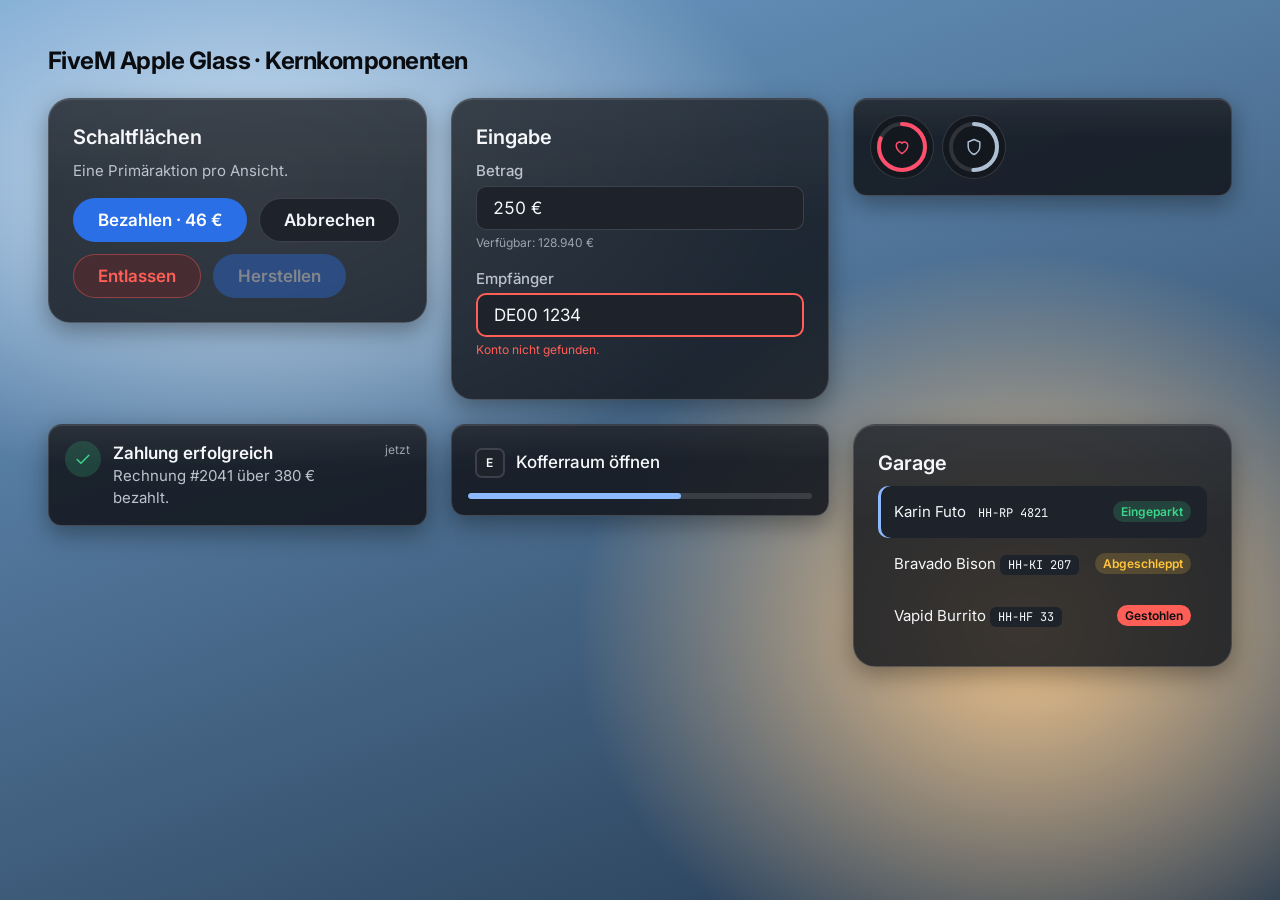
<file: apple-glass/components.html>
<!doctype html>
<html lang="de">
<head>
<meta charset="utf-8">
<meta name="viewport" content="width=device-width, initial-scale=1">
<title>FiveM Apple Glass · Components</title>
<style>
:root {
  --bg: #0a0c10;
  --surface: #13161d;
  --surface-warm: #1e222b;
  --fg: #f5f7fa;
  --fg-2: #bcc3ce;
  --muted: #9aa2ae;
  --meta: var(--muted);
  --border: rgba(255, 255, 255, 0.14);
  --border-soft: rgba(255, 255, 255, 0.08);
  --accent: #2b6fe6;
  --accent-on: #ffffff;
  --accent-hover: #407de8;
  --accent-active: #2662ca;
  --success: #3cd68a;
  --warn: #ffc53d;
  --danger: #ff5f57;
  --font-display: "Inter", system-ui, -apple-system, "Segoe UI", sans-serif;
  --font-body: "Inter", system-ui, -apple-system, "Segoe UI", sans-serif;
  --font-mono: "JetBrains Mono", ui-monospace, "SF Mono", Menlo, monospace;
  --text-xs: 12px;
  --text-sm: 15px;
  --text-base: 17px;
  --text-lg: 20px;
  --text-xl: 24px;
  --text-2xl: 32px;
  --text-3xl: 48px;
  --text-4xl: 72px;
  --leading-body: 1.45;
  --leading-tight: 1.1;
  --tracking-display: -0.022em;
  --space-1: 4px;
  --space-2: 8px;
  --space-3: 12px;
  --space-4: 16px;
  --space-5: 20px;
  --space-6: 24px;
  --space-8: 32px;
  --space-12: 48px;
  --section-y-desktop: 64px;
  --section-y-tablet: 48px;
  --section-y-phone: 32px;
  --radius-sm: 10px;
  --radius-md: 14px;
  --radius-lg: 22px;
  --radius-pill: 9999px;
  --elev-flat: none;
  --elev-ring: 0 0 0 1px var(--border);
  --elev-raised: 0 8px 24px rgba(0, 0, 0, 0.36), inset 0 1px 0 rgba(255, 255, 255, 0.10);
  --focus-ring: 0 0 0 2px #13161d, 0 0 0 4px #8cb9ff;
  --motion-fast: 120ms;
  --motion-base: 220ms;
  --ease-standard: cubic-bezier(0.23, 1, 0.32, 1);
  --container-max: 1680px;
  --container-gutter-desktop: 48px;
  --container-gutter-tablet: 32px;
  --container-gutter-phone: 20px;
}
</style>
<style>
@font-face { font-family: "Inter"; font-weight: 100 900; font-display: block; src: url("fonts/Inter-Variable-latin.woff2") format("woff2-variations"); }
@font-face { font-family: "JetBrains Mono"; font-weight: 400; font-display: block; src: url("fonts/JetBrainsMono-Regular-latin.woff2") format("woff2"); }
* { box-sizing: border-box; }
body { margin: 0; min-height: 100vh; padding: var(--space-12); font-family: var(--font-body); font-size: var(--text-base); line-height: var(--leading-body); color: var(--fg);
  background: radial-gradient(60% 50% at 20% 20%, #cfe3f6 0%, transparent 70%), radial-gradient(50% 60% at 80% 70%, #f2c48a 0%, transparent 70%), linear-gradient(160deg, #6f9fcc, #24384f); }
h1 { font-family: var(--font-display); font-size: var(--text-xl); letter-spacing: var(--tracking-display); line-height: var(--leading-tight); margin: 0 0 var(--space-6); color: #0a0c10; }
.grid { display: grid; grid-template-columns: repeat(auto-fit, minmax(340px, 1fr)); gap: var(--space-6); align-items: start; }
.glass { background: rgba(19, 22, 29, 0.82);
  border: 1px solid var(--border); border-radius: var(--radius-lg); box-shadow: var(--elev-raised); padding: var(--space-6);
  background-image: linear-gradient(180deg, rgba(255,255,255,0.06), rgba(255,255,255,0) 40%); }
.glass--hud { background-color: rgba(19, 22, 29, 0.88); border-radius: var(--radius-md); padding: var(--space-4); }
.title { font-size: var(--text-lg); font-weight: 600; margin: 0 0 var(--space-2); }
.sub { font-size: var(--text-sm); color: var(--fg-2); margin: 0 0 var(--space-4); }
.meta { font-size: var(--text-xs); color: var(--muted); }
.row-actions { display: flex; gap: var(--space-3); flex-wrap: wrap; }
.btn { font: inherit; font-size: var(--text-base); font-weight: 600; height: 44px; padding: 0 var(--space-6); border-radius: var(--radius-pill); border: 1px solid transparent; cursor: pointer;
  transition: background-color var(--motion-fast) var(--ease-standard), transform var(--motion-fast) var(--ease-standard); }
.btn:focus-visible { outline: none; box-shadow: var(--focus-ring); }
.btn:active { transform: scale(0.97); }
.btn--primary { background: var(--accent); color: var(--accent-on); }
.btn--primary:hover { background: var(--accent-hover); }
.btn--secondary { background: var(--surface-warm); color: var(--fg); border-color: var(--border); }
.btn--destructive { background: var(--surface-warm) linear-gradient(rgba(255, 95, 87, 0.18), rgba(255, 95, 87, 0.18)); color: var(--danger); border-color: rgba(255, 95, 87, 0.4); }
.btn[disabled] { opacity: 0.4; cursor: not-allowed; }
.field { display: grid; gap: var(--space-1); margin-bottom: var(--space-4); }
.field label { font-size: var(--text-sm); font-weight: 500; color: var(--fg-2); }
.input { font: inherit; height: 44px; padding: 0 var(--space-4); background: var(--surface-warm); color: var(--fg); border: 1px solid var(--border); border-radius: var(--radius-sm); }
.input:focus-visible { outline: none; border: 2px solid #8cb9ff; }
.input--error { border: 2px solid var(--danger); }
.helper { font-size: var(--text-xs); color: var(--muted); }
.helper--error { color: var(--danger); }
.vitals { display: flex; gap: var(--space-2); }
.vital { width: 64px; height: 64px; border-radius: 50%; display: grid; place-items: center; background: rgba(19, 22, 29, 0.88); border: 1px solid var(--border); position: relative; }
.vital svg { width: 52px; height: 52px; transform: rotate(-90deg); position: absolute; }
.vital .track { stroke: rgba(255,255,255,0.12); }
.vital .glyph { width: 20px; height: 20px; }
.notif { display: grid; grid-template-columns: 36px 1fr auto; gap: var(--space-3); align-items: start; }
.notif__icon { width: 36px; height: 36px; border-radius: 50%; display: grid; place-items: center; background: rgba(60, 214, 138, 0.18); color: var(--success); }
.notif__title { font-weight: 600; margin: 0; }
.notif__body { font-size: var(--text-sm); color: var(--fg-2); margin: 0; }
.hint { display: inline-flex; align-items: center; gap: var(--space-3); padding: var(--space-2) var(--space-5) var(--space-2) var(--space-2); border-radius: var(--radius-pill); font-weight: 500; }
.kbd { min-width: 28px; height: 28px; padding: 0 var(--space-2); display: inline-grid; place-items: center; font-size: var(--text-xs); font-weight: 600; background: var(--surface-warm); border: 1px solid var(--border); border-radius: 6px; box-shadow: var(--elev-ring); }
.list { list-style: none; margin: 0; padding: 0; }
.list li { display: flex; justify-content: space-between; align-items: center; min-height: 52px; padding: var(--space-3) var(--space-4); border-radius: var(--radius-sm); font-size: var(--text-sm); }
.list li[aria-selected="true"] { background: var(--surface-warm); box-shadow: inset 3px 0 0 #8cb9ff; }
.badge { font-size: var(--text-xs); font-weight: 600; padding: 2px var(--space-2); border-radius: var(--radius-pill); }
.badge--success { background: rgba(60, 214, 138, 0.18); color: var(--success); }
.badge--warn { background: rgba(255, 197, 61, 0.18); color: var(--warn); }
.badge--danger { background: var(--danger); color: var(--bg); }
.plate { font-family: var(--font-mono); font-size: var(--text-xs); background: var(--surface-warm); padding: 2px var(--space-2); border-radius: 6px; color: var(--fg); }
.progress { height: 6px; border-radius: var(--radius-pill); background: rgba(255,255,255,0.12); overflow: hidden; margin-top: var(--space-2); }
.progress > span { display: block; height: 100%; width: 62%; background: #8cb9ff; border-radius: inherit; }
.num { font-variant-numeric: tabular-nums; }
@media (prefers-reduced-motion: reduce) { .btn { transition: none; } }
</style>
</head>
<body>
<h1>FiveM Apple Glass · Kernkomponenten</h1>
<div class="grid">
  <section class="glass" aria-labelledby="c-btn">
    <h2 class="title" id="c-btn">Schaltflächen</h2>
    <p class="sub">Eine Primäraktion pro Ansicht.</p>
    <div class="row-actions">
      <button class="btn btn--primary" type="button">Bezahlen · 46 €</button>
      <button class="btn btn--secondary" type="button">Abbrechen</button>
      <button class="btn btn--destructive" type="button">Entlassen</button>
      <button class="btn btn--primary" type="button" disabled>Herstellen</button>
    </div>
  </section>
  <section class="glass" aria-labelledby="c-input">
    <h2 class="title" id="c-input">Eingabe</h2>
    <div class="field"><label for="amt">Betrag</label><input class="input num" id="amt" value="250 €"><span class="helper">Verfügbar: 128.940 €</span></div>
    <div class="field"><label for="acc">Empfänger</label><input class="input input--error" id="acc" value="DE00 1234"><span class="helper helper--error">Konto nicht gefunden.</span></div>
  </section>
  <section class="glass glass--hud" aria-label="Vitalwerte">
    <div class="vitals">
      <div class="vital" style="color:#ff4f6d"><svg viewBox="0 0 52 52"><circle class="track" cx="26" cy="26" r="23" fill="none" stroke-width="4"/><circle cx="26" cy="26" r="23" fill="none" stroke="currentColor" stroke-width="4" stroke-linecap="round" stroke-dasharray="144.5" stroke-dashoffset="28"/></svg><svg class="glyph" viewBox="0 0 24 24" style="position:static;transform:none" fill="none" stroke="currentColor" stroke-width="1.75" stroke-linecap="round" stroke-linejoin="round"><path d="M12 20s-7-4.4-7-10a4 4 0 0 1 7-2.6A4 4 0 0 1 19 10c0 5.6-7 10-7 10z"/></svg></div>
      <div class="vital" style="color:#aebfd4"><svg viewBox="0 0 52 52"><circle class="track" cx="26" cy="26" r="23" fill="none" stroke-width="4"/><circle cx="26" cy="26" r="23" fill="none" stroke="currentColor" stroke-width="4" stroke-linecap="round" stroke-dasharray="144.5" stroke-dashoffset="72"/></svg><svg class="glyph" viewBox="0 0 24 24" style="position:static;transform:none" fill="none" stroke="currentColor" stroke-width="1.75" stroke-linecap="round" stroke-linejoin="round"><path d="M12 3l7 3v5c0 4.5-3 8-7 10-4-2-7-5.5-7-10V6z"/></svg></div>
    </div>
  </section>
  <section class="glass glass--hud" aria-label="Benachrichtigung">
    <div class="notif">
      <div class="notif__icon"><svg viewBox="0 0 24 24" width="20" height="20" fill="none" stroke="currentColor" stroke-width="1.75" stroke-linecap="round" stroke-linejoin="round"><path d="M5 12.5l4.5 4.5L19 7.5"/></svg></div>
      <div><p class="notif__title">Zahlung erfolgreich</p><p class="notif__body">Rechnung #2041 über 380 € bezahlt.</p></div>
      <span class="meta">jetzt</span>
    </div>
  </section>
  <section class="glass glass--hud" aria-label="Interaktionshinweis">
    <span class="hint"><span class="kbd">E</span>Kofferraum öffnen</span>
    <div class="progress" role="progressbar" aria-valuenow="62" aria-valuemin="0" aria-valuemax="100"><span></span></div>
  </section>
  <section class="glass" aria-labelledby="c-list">
    <h2 class="title" id="c-list">Garage</h2>
    <ul class="list" role="listbox" aria-labelledby="c-list">
      <li role="option" aria-selected="true"><span>Karin Futo <span class="plate">HH-RP 4821</span></span><span class="badge badge--success">Eingeparkt</span></li>
      <li role="option" aria-selected="false"><span>Bravado Bison <span class="plate">HH-KI 207</span></span><span class="badge badge--warn">Abgeschleppt</span></li>
      <li role="option" aria-selected="false"><span>Vapid Burrito <span class="plate">HH-HF 33</span></span><span class="badge badge--danger">Gestohlen</span></li>
    </ul>
  </section>
</div>
</body>
</html>
</file>
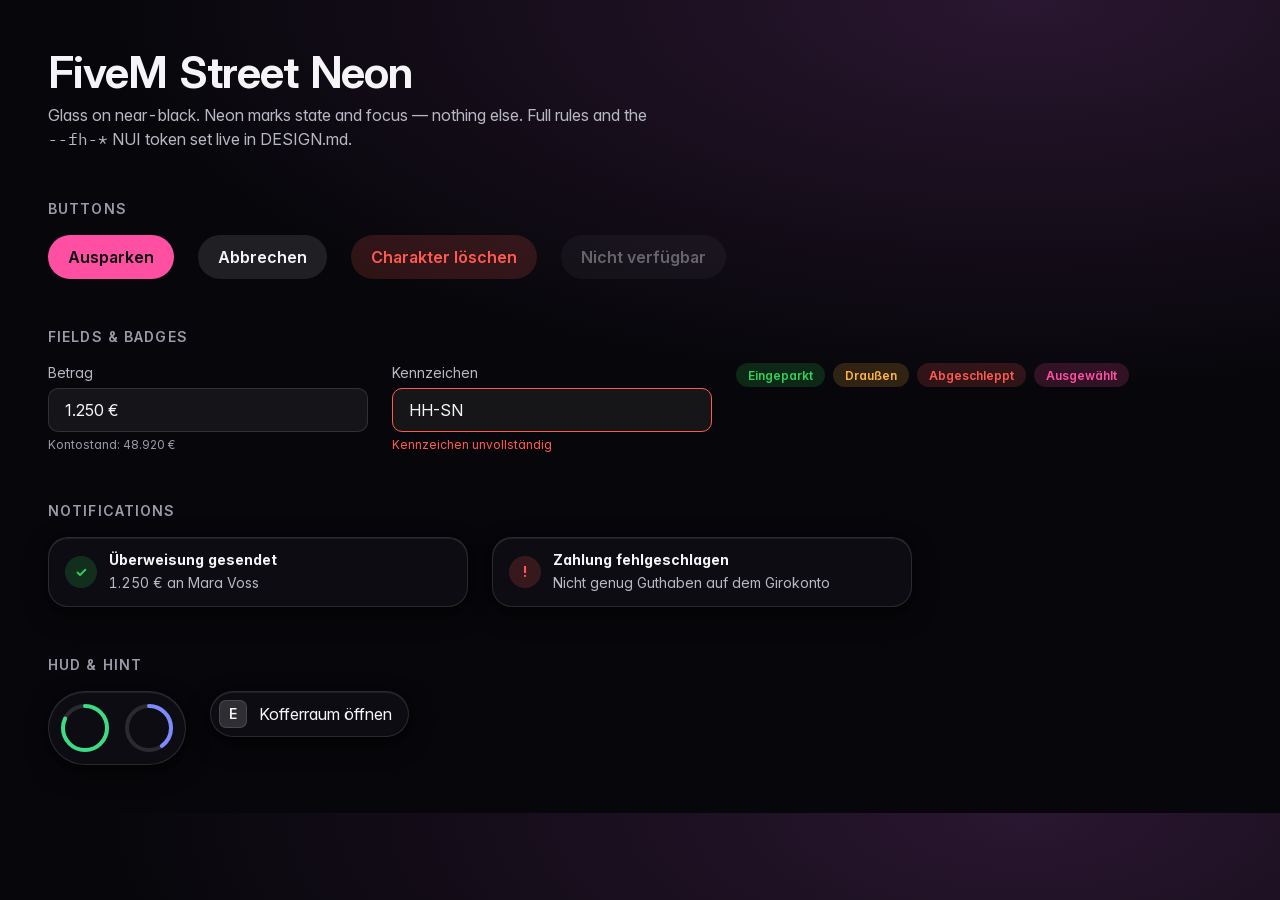
<file: apple-neon/components.html>
<!doctype html>
<html lang="de">
  <head>
    <meta charset="utf-8" />
    <meta name="viewport" content="width=device-width, initial-scale=1" />
    <title>FiveM Street Neon — reference components</title>
    <meta
      name="description"
      content="Reference fixture for design-systems/fivem-apple-neon. Near-black base,
        glass-material panels without world blur, magenta and cyan neon on state and
        focus only, Inter Variable with tabular numerals, continuous rounded shapes."
    />
    <style>
      :root {
        /* Surfaces */
        --bg: #07070b;
        --surface: #111118;
        --surface-warm: #1b1b24;
      
        /* Foreground */
        --fg: #f5f5f7;
        --fg-2: #b8b8c4;
        --muted: #9a9aa8;
        --meta: var(--muted);
      
        /* Borders */
        --border: rgba(255, 255, 255, 0.12);
        --border-soft: rgba(255, 255, 255, 0.07);
      
        /* Accent */
        --accent: #ff4fa3;
        --accent-on: #0a0a0f;
        --accent-hover: #ff6bb3;
        --accent-active: #e8408f;
      
        /* Semantic */
        --success: #30d158;
        --warn: #ffb340;
        --danger: #ff5a52;
      
        /* Typography */
        --font-display: "Inter Variable", "Inter", system-ui, "Segoe UI", sans-serif;
        --font-body: "Inter Variable", "Inter", system-ui, "Segoe UI", sans-serif;
        --font-mono: "IBM Plex Mono", ui-monospace, Consolas, "Courier New", monospace;
      
        --text-xs: 12px;
        --text-sm: 14px;
        --text-base: 16px;
        --text-lg: 20px;
        --text-xl: 24px;
        --text-2xl: 32px;
        --text-3xl: 44px;
        --text-4xl: 64px;
      
        --leading-body: 1.45;
        --leading-tight: 1.1;
        --tracking-display: -0.02em;
      
        /* Spacing */
        --space-1: 4px;
        --space-2: 8px;
        --space-3: 12px;
        --space-4: 16px;
        --space-5: 20px;
        --space-6: 24px;
        --space-8: 32px;
        --space-12: 48px;
      
        --section-y-desktop: 80px;
        --section-y-tablet: 48px;
        --section-y-phone: 32px;
      
        /* Radius */
        --radius-sm: 10px;
        --radius-md: 14px;
        --radius-lg: 20px;
        --radius-pill: 9999px;
      
        /* Elevation */
        --elev-flat: none;
        --elev-ring: 0 0 0 1px var(--border);
        --elev-raised: 0 8px 24px rgba(0, 0, 0, 0.45), 0 2px 6px rgba(0, 0, 0, 0.3);
      
        /* Focus */
        --focus-ring: 0 0 0 2px #07070b, 0 0 0 4px #ff4fa3, 0 0 16px rgba(255, 79, 163, 0.45);
      
        /* Motion */
        --motion-fast: 120ms;
        --motion-base: 200ms;
        --ease-standard: cubic-bezier(0.23, 1, 0.32, 1);
      
        /* Layout */
        --container-max: 1600px;
        --container-gutter-desktop: 48px;
        --container-gutter-tablet: 32px;
        --container-gutter-phone: 24px;
      }
    </style>
    <style>
      @font-face { font-family: "Inter Variable"; src: url("fonts/InterVariable.woff2") format("woff2"); font-weight: 100 900; font-style: normal; font-display: block; }
      @font-face { font-family: "IBM Plex Mono"; src: url("fonts/IBMPlexMono-Regular-latin.woff2") format("woff2"); font-weight: 400; font-display: block; }
      @font-face { font-family: "IBM Plex Mono"; src: url("fonts/IBMPlexMono-Medium-latin.woff2") format("woff2"); font-weight: 500; font-display: block; }

      * { box-sizing: border-box; }
      body {
        margin: 0; padding: var(--space-12) var(--container-gutter-desktop);
        background: radial-gradient(120% 80% at 80% 0%, #2a1630 0%, var(--bg) 60%);
        color: var(--fg); font-family: var(--font-body); font-size: var(--text-base);
        line-height: var(--leading-body); font-feature-settings: "tnum" 1, "cv11" 1;
      }
      h1 { font-family: var(--font-display); font-size: var(--text-3xl); letter-spacing: var(--tracking-display); line-height: var(--leading-tight); margin: 0 0 var(--space-2); font-weight: 650; }
      h2 { font-size: var(--text-sm); color: var(--muted); text-transform: uppercase; letter-spacing: 0.08em; font-weight: 600; margin: var(--space-12) 0 var(--space-4); }
      p.lead { color: var(--fg-2); margin: 0; max-width: 60ch; }
      .grid { display: flex; flex-wrap: wrap; gap: var(--space-6); align-items: flex-start; }

      .glass {
        background: rgba(14, 14, 20, 0.82); border: 1px solid var(--border); border-radius: var(--radius-lg);
        box-shadow: inset 0 1px 0 rgba(255, 255, 255, 0.08), var(--elev-raised); padding: var(--space-6);
      }
      .btn {
        display: inline-flex; align-items: center; justify-content: center; gap: var(--space-2);
        height: 44px; padding: 0 var(--space-5); border-radius: var(--radius-pill); border: 0;
        font: 600 var(--text-base)/1 var(--font-body); color: var(--fg); background: rgba(255, 255, 255, 0.1); cursor: pointer;
        transition: background-color var(--motion-fast) var(--ease-standard), box-shadow var(--motion-fast) var(--ease-standard);
      }
      .btn:hover { background: rgba(255, 255, 255, 0.16); }
      .btn:focus-visible { outline: none; box-shadow: var(--focus-ring); }
      .btn-primary { background: var(--accent); color: var(--accent-on); }
      .btn-primary:hover { background: var(--accent-hover); }
      .btn-primary:active { background: var(--accent-active); }
      .btn-danger { background: rgba(255, 90, 82, 0.16); color: var(--danger); }
      .btn:disabled { opacity: 0.38; cursor: not-allowed; }

      .field { display: grid; gap: var(--space-1); width: 320px; }
      .field label { font-size: var(--text-sm); color: var(--fg-2); }
      .field input {
        height: 44px; padding: 0 var(--space-4); border-radius: var(--radius-sm); border: 1px solid var(--border);
        background: rgba(255, 255, 255, 0.06); color: var(--fg); font: 400 var(--text-base) var(--font-body);
      }
      .field input:focus-visible { outline: none; box-shadow: var(--focus-ring); }
      .field.is-error input { border-color: var(--danger); }
      .field .help { font-size: var(--text-xs); color: var(--muted); }
      .field.is-error .help { color: var(--danger); }

      .badge { position: relative; display: inline-flex; align-items: center; height: 24px; padding: 0 var(--space-3); border-radius: var(--radius-pill); font-size: var(--text-xs); font-weight: 600; }
      .badge::before { content: ""; position: absolute; inset: 0; border-radius: inherit; background: currentColor; opacity: 0.16; }
      .badge-success { color: var(--success); } .badge-warn { color: var(--warn); } .badge-danger { color: var(--danger); } .badge-accent { color: var(--accent); }

      .toast { display: flex; gap: var(--space-3); align-items: center; width: 420px; padding: var(--space-3) var(--space-4); border-radius: var(--radius-lg); }
      .toast .dot { width: 32px; height: 32px; border-radius: var(--radius-pill); display: grid; place-items: center; position: relative; flex: none; font-weight: 700; }
      .toast .dot::before { content: ""; position: absolute; inset: 0; border-radius: inherit; background: currentColor; opacity: 0.18; }
      .toast strong { display: block; font-size: var(--text-sm); }
      .toast span { font-size: var(--text-sm); color: var(--fg-2); }

      .ring { width: 56px; height: 56px; }
      .ring circle { fill: none; stroke-width: 4; stroke-linecap: round; }
      .ring .track { stroke: rgba(255, 255, 255, 0.12); }
      .hud { display: inline-flex; gap: var(--space-2); padding: var(--space-2); border-radius: var(--radius-pill); }

      .kbd { display: inline-grid; place-items: center; min-width: 28px; height: 28px; padding: 0 var(--space-2); border-radius: 7px; background: rgba(255, 255, 255, 0.14); border: 1px solid var(--border); font: 600 var(--text-sm)/1 var(--font-body); }
      .hint { display: inline-flex; align-items: center; gap: var(--space-3); padding: var(--space-2) var(--space-4) var(--space-2) var(--space-2); border-radius: var(--radius-pill); }
      .mono { font-family: var(--font-mono); }

      @media (prefers-reduced-motion: reduce) { .btn { transition: none; } }
    </style>
  </head>
  <body>
    <h1>FiveM Street Neon</h1>
    <p class="lead">Glass on near-black. Neon marks state and focus — nothing else. Full rules and the <span class="mono">--fh-*</span> NUI token set live in DESIGN.md.</p>

    <h2>Buttons</h2>
    <div class="grid">
      <button class="btn btn-primary" type="button">Ausparken</button>
      <button class="btn" type="button">Abbrechen</button>
      <button class="btn btn-danger" type="button">Charakter löschen</button>
      <button class="btn" type="button" disabled>Nicht verfügbar</button>
    </div>

    <h2>Fields &amp; badges</h2>
    <div class="grid">
      <div class="field"><label for="f1">Betrag</label><input id="f1" value="1.250 €" /><span class="help">Kontostand: 48.920 €</span></div>
      <div class="field is-error"><label for="f2">Kennzeichen</label><input id="f2" value="HH-SN" /><span class="help">Kennzeichen unvollständig</span></div>
      <div class="grid" style="gap: var(--space-2)">
        <span class="badge badge-success">Eingeparkt</span><span class="badge badge-warn">Draußen</span><span class="badge badge-danger">Abgeschleppt</span><span class="badge badge-accent">Ausgewählt</span>
      </div>
    </div>

    <h2>Notifications</h2>
    <div class="grid">
      <div class="glass toast"><span class="dot" style="color: var(--success)">✓</span><div><strong>Überweisung gesendet</strong><span>1.250 € an Mara Voss</span></div></div>
      <div class="glass toast"><span class="dot" style="color: var(--danger)">!</span><div><strong>Zahlung fehlgeschlagen</strong><span>Nicht genug Guthaben auf dem Girokonto</span></div></div>
    </div>

    <h2>HUD &amp; hint</h2>
    <div class="grid">
      <div class="glass hud" aria-label="Status">
        <svg class="ring" viewBox="0 0 56 56" role="img" aria-label="Gesundheit 82 %"><circle class="track" cx="28" cy="28" r="22"/><circle cx="28" cy="28" r="22" pathLength="100" stroke="#3ddc84" stroke-dasharray="82 100" transform="rotate(-90 28 28)"/></svg>
        <svg class="ring" viewBox="0 0 56 56" role="img" aria-label="Schutzweste 40 %"><circle class="track" cx="28" cy="28" r="22"/><circle cx="28" cy="28" r="22" pathLength="100" stroke="#7c8cff" stroke-dasharray="40 100" transform="rotate(-90 28 28)"/></svg>
      </div>
      <div class="glass hint"><span class="kbd">E</span>Kofferraum öffnen</div>
    </div>
  </body>
</html>
</file>
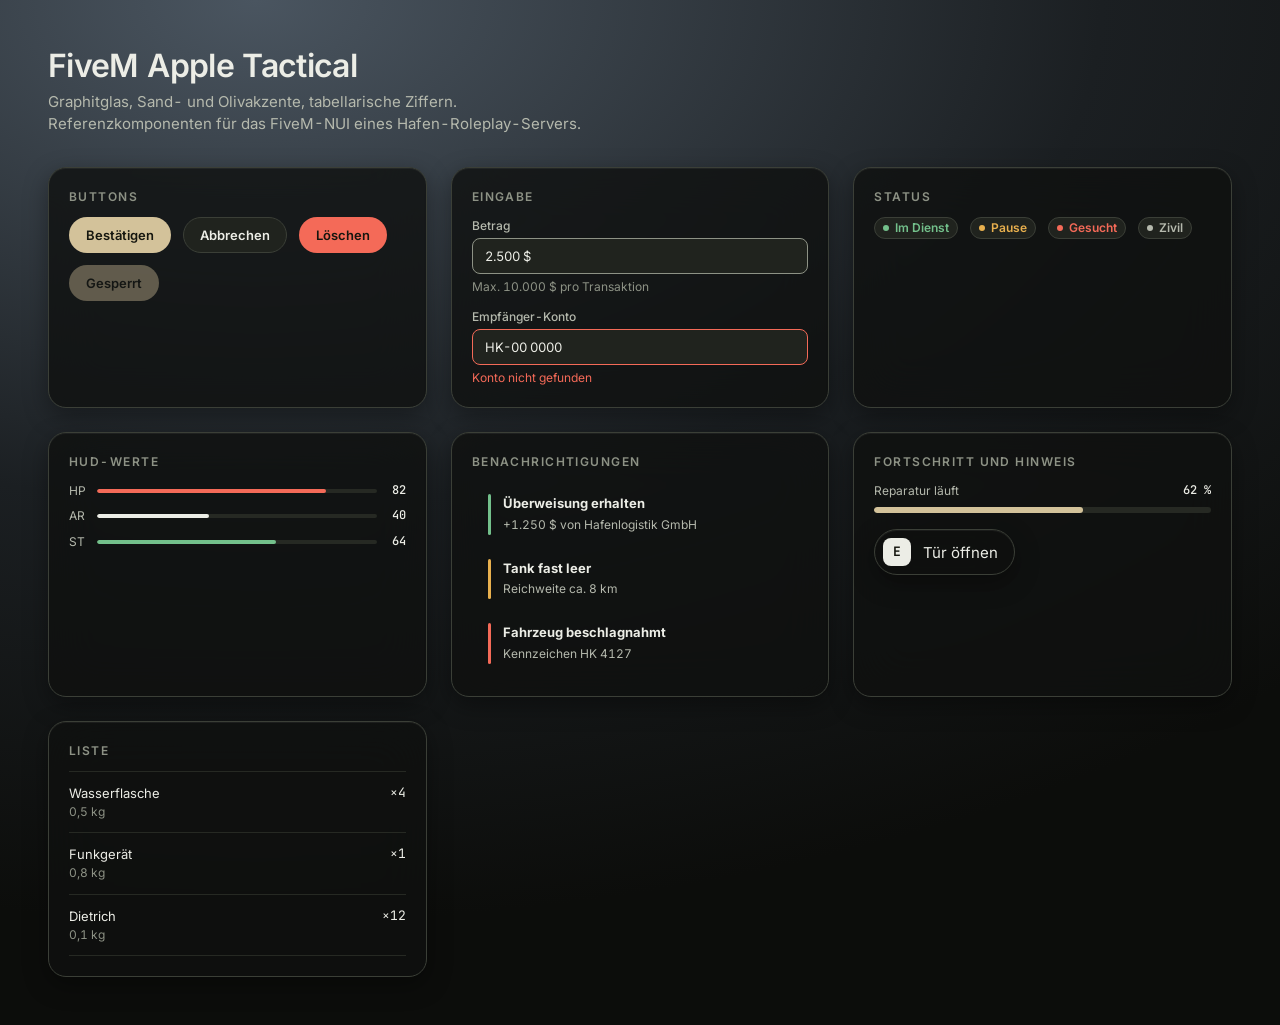
<file: apple-tactical/components.html>
<!doctype html>
<html lang="de">
  <head>
    <meta charset="utf-8" />
    <meta name="viewport" content="width=device-width, initial-scale=1" />
    <title>FiveM Apple Tactical - reference components</title>
    <meta name="description" content="Reference fixture for design-systems/fivem-apple-tactical: graphite liquid-glass FiveM UI with sand and olive accents and tabular numerals." />
    <style>
      :root {
        --bg: #0c0d0b;
        --surface: #161814;
        --surface-warm: #20231e;
        --fg: #ecede6;
        --fg-2: #b5b9ad;
        --muted: #8d9285;
        --meta: var(--muted);
        --border: #3b3f37;
        --border-soft: #262923;
        --accent: #d3c29a;
        --accent-on: #15160f;
        --accent-hover: #ded0ae;
        --accent-active: #bfae86;
        --success: #73c08b;
        --warn: #e8b04e;
        --danger: #f46a58;
        --font-display: "Inter", system-ui, sans-serif;
        --font-body: "Inter", system-ui, sans-serif;
        --font-mono: "JetBrains Mono", ui-monospace, Menlo, monospace;
        --text-xs: 12px;
        --text-sm: 13px;
        --text-base: 15px;
        --text-lg: 17px;
        --text-xl: 20px;
        --text-2xl: 24px;
        --text-3xl: 32px;
        --text-4xl: 48px;
        --leading-body: 1.45;
        --leading-tight: 1.1;
        --tracking-display: -0.02em;
        --space-1: 4px;
        --space-2: 8px;
        --space-3: 12px;
        --space-4: 16px;
        --space-5: 20px;
        --space-6: 24px;
        --space-8: 32px;
        --space-12: 48px;
        --section-y-desktop: 64px;
        --section-y-tablet: 48px;
        --section-y-phone: 32px;
        --radius-sm: 8px;
        --radius-md: 12px;
        --radius-lg: 18px;
        --radius-pill: 9999px;
        --elev-flat: none;
        --elev-ring: 0 0 0 1px var(--border);
        --elev-raised: inset 0 1px 0 rgba(236, 237, 230, 0.06), 0 8px 24px rgba(0, 0, 0, 0.36);
        --focus-ring: 0 0 0 2px #0c0d0b, 0 0 0 4px #d3c29a;
        --motion-fast: 120ms;
        --motion-base: 200ms;
        --ease-standard: cubic-bezier(0.23, 1, 0.32, 1);
        --container-max: 1600px;
        --container-gutter-desktop: 48px;
        --container-gutter-tablet: 32px;
        --container-gutter-phone: 16px;
      }
      @font-face { font-family: "Inter"; src: url("fonts/inter-latin-wght-normal.woff2") format("woff2"); font-weight: 100 900; font-display: block; }
      @font-face { font-family: "Inter"; src: url("fonts/inter-latin-ext-wght-normal.woff2") format("woff2"); font-weight: 100 900; font-display: block; unicode-range: U+0100-024F, U+1E00-1EFF, U+20A0-20AB, U+20AD-20C0; }
      @font-face { font-family: "JetBrains Mono"; src: url("fonts/jetbrains-mono-latin-wght-normal.woff2") format("woff2"); font-weight: 100 800; font-display: block; }
      * { box-sizing: border-box; }
      body { margin: 0; padding: var(--space-12); background: radial-gradient(120% 90% at 20% 0%, #4a5560 0%, #1b1f22 55%, var(--bg) 100%); color: var(--fg); font-family: var(--font-body); font-size: var(--text-base); line-height: var(--leading-body); font-feature-settings: "tnum" 1, "cv11" 1; }
      h1 { font-family: var(--font-display); font-size: var(--text-3xl); letter-spacing: var(--tracking-display); line-height: var(--leading-tight); font-weight: 600; margin: 0 0 var(--space-2); }
      h2 { font-size: var(--text-xs); text-transform: uppercase; letter-spacing: 0.12em; color: var(--muted); font-weight: 600; margin: 0 0 var(--space-3); }
      .lede { color: var(--fg-2); margin: 0 0 var(--space-8); max-width: 64ch; }
      .grid { display: grid; grid-template-columns: repeat(auto-fill, minmax(340px, 1fr)); gap: var(--space-6); }
      .glass { background: rgba(16, 17, 15, 0.8); -webkit-backdrop-filter: blur(24px) saturate(120%); backdrop-filter: blur(24px) saturate(120%); border: 1px solid var(--border); border-radius: var(--radius-lg); box-shadow: var(--elev-raised); padding: var(--space-5); }
      .row { display: flex; align-items: center; gap: var(--space-3); flex-wrap: wrap; }
      .btn { font: inherit; font-size: var(--text-sm); font-weight: 600; height: 36px; padding: 0 var(--space-4); border-radius: var(--radius-pill); border: 1px solid transparent; cursor: pointer; transition: background var(--motion-fast) var(--ease-standard), transform var(--motion-fast) var(--ease-standard); }
      .btn-primary { background: var(--accent); color: var(--accent-on); }
      .btn-primary:hover { background: var(--accent-hover); }
      .btn-primary:active { background: var(--accent-active); transform: scale(0.98); }
      .btn-secondary { background: var(--surface-warm); color: var(--fg); border-color: var(--border); }
      .btn-danger { background: var(--danger); color: var(--accent-on); }
      .btn:disabled { opacity: 0.4; cursor: not-allowed; }
      .btn:focus-visible, .field input:focus-visible { outline: none; box-shadow: var(--focus-ring); }
      .field { display: grid; gap: var(--space-1); }
      .field label { font-size: var(--text-xs); color: var(--fg-2); font-weight: 500; }
      .field input { font: inherit; font-size: var(--text-sm); height: 36px; padding: 0 var(--space-3); color: var(--fg); background: var(--surface-warm); border: 1px solid var(--muted); border-radius: var(--radius-sm); }
      .field.error input { border-color: var(--danger); }
      .field .hint { font-size: var(--text-xs); color: var(--muted); }
      .field.error .hint { color: var(--danger); }
      .pill { display: inline-flex; align-items: center; gap: 6px; height: 22px; padding: 0 var(--space-2); border-radius: var(--radius-pill); font-size: var(--text-xs); font-weight: 600; background: var(--surface-warm); border: 1px solid var(--border); color: var(--fg-2); }
      .pill i { width: 6px; height: 6px; border-radius: 50%; background: currentColor; }
      .pill.ok { color: var(--success); } .pill.warn { color: var(--warn); } .pill.bad { color: var(--danger); }
      .stat { display: grid; grid-template-columns: 20px 1fr auto; align-items: center; gap: var(--space-2); font-size: var(--text-xs); color: var(--fg-2); }
      .stat .bar { height: 4px; border-radius: var(--radius-pill); background: var(--border-soft); overflow: hidden; }
      .stat .bar span { display: block; height: 100%; border-radius: inherit; background: var(--fg); }
      .stat b { font-family: var(--font-mono); font-weight: 500; color: var(--fg); min-width: 3ch; text-align: right; }
      .note { display: grid; grid-template-columns: 3px 1fr; gap: var(--space-3); padding: var(--space-3) var(--space-4); }
      .note .rail { border-radius: var(--radius-pill); background: var(--accent); }
      .note.ok .rail { background: var(--success); } .note.warn .rail { background: var(--warn); } .note.bad .rail { background: var(--danger); }
      .note strong { display: block; font-size: var(--text-sm); }
      .note span { font-size: var(--text-xs); color: var(--fg-2); }
      .progress { display: grid; gap: var(--space-2); }
      .progress .track { height: 6px; border-radius: var(--radius-pill); background: var(--border-soft); overflow: hidden; }
      .progress .fill { height: 100%; width: 62%; background: var(--accent); border-radius: inherit; }
      .progress .meta { display: flex; justify-content: space-between; font-size: var(--text-xs); color: var(--fg-2); }
      .progress .meta b { font-family: var(--font-mono); font-weight: 500; color: var(--fg); }
      .key { display: inline-grid; place-items: center; min-width: 28px; height: 28px; padding: 0 var(--space-2); border-radius: var(--radius-sm); background: var(--fg); color: var(--accent-on); font-family: var(--font-mono); font-weight: 700; font-size: var(--text-sm); }
      .hint-row { display: inline-flex; align-items: center; gap: var(--space-3); padding: var(--space-2) var(--space-4) var(--space-2) var(--space-2); border-radius: var(--radius-pill); }
      .list { display: grid; border-top: 1px solid var(--border-soft); }
      .list-row { display: grid; grid-template-columns: 1fr auto; gap: var(--space-3); padding: var(--space-3) 0; border-bottom: 1px solid var(--border-soft); font-size: var(--text-sm); }
      .list-row .num { font-family: var(--font-mono); color: var(--fg); }
      .list-row small { display: block; color: var(--muted); font-size: var(--text-xs); }
      @media (prefers-reduced-motion: reduce) { .btn { transition: none; } .btn-primary:active { transform: none; } }
    </style>
  </head>
  <body>
    <h1>FiveM Apple Tactical</h1>
    <p class="lede">Graphitglas, Sand- und Olivakzente, tabellarische Ziffern. Referenzkomponenten für das FiveM-NUI eines Hafen-Roleplay-Servers.</p>
    <div class="grid">
      <section class="glass">
        <h2>Buttons</h2>
        <div class="row">
          <button class="btn btn-primary" type="button">Bestätigen</button>
          <button class="btn btn-secondary" type="button">Abbrechen</button>
          <button class="btn btn-danger" type="button">Löschen</button>
          <button class="btn btn-primary" type="button" disabled>Gesperrt</button>
        </div>
      </section>
      <section class="glass">
        <h2>Eingabe</h2>
        <div class="field"><label for="f-amount">Betrag</label><input id="f-amount" value="2.500 $" /><span class="hint">Max. 10.000 $ pro Transaktion</span></div>
        <div class="field error" style="margin-top: var(--space-3)"><label for="f-iban">Empfänger-Konto</label><input id="f-iban" value="HK-00 0000" /><span class="hint">Konto nicht gefunden</span></div>
      </section>
      <section class="glass">
        <h2>Status</h2>
        <div class="row"><span class="pill ok"><i></i>Im Dienst</span><span class="pill warn"><i></i>Pause</span><span class="pill bad"><i></i>Gesucht</span><span class="pill"><i></i>Zivil</span></div>
      </section>
      <section class="glass">
        <h2>HUD-Werte</h2>
        <div class="stat"><span>HP</span><div class="bar"><span style="width: 82%; background: var(--danger)"></span></div><b>82</b></div>
        <div class="stat" style="margin-top: var(--space-2)"><span>AR</span><div class="bar"><span style="width: 40%"></span></div><b>40</b></div>
        <div class="stat" style="margin-top: var(--space-2)"><span>ST</span><div class="bar"><span style="width: 64%; background: var(--success)"></span></div><b>64</b></div>
      </section>
      <section class="glass">
        <h2>Benachrichtigungen</h2>
        <div class="note ok"><i class="rail"></i><div><strong>Überweisung erhalten</strong><span>+1.250 $ von Hafenlogistik GmbH</span></div></div>
        <div class="note warn"><i class="rail"></i><div><strong>Tank fast leer</strong><span>Reichweite ca. 8 km</span></div></div>
        <div class="note bad"><i class="rail"></i><div><strong>Fahrzeug beschlagnahmt</strong><span>Kennzeichen HK 4127</span></div></div>
      </section>
      <section class="glass">
        <h2>Fortschritt und Hinweis</h2>
        <div class="progress"><div class="meta"><span>Reparatur läuft</span><b>62 %</b></div><div class="track"><div class="fill"></div></div></div>
        <div class="hint-row glass" style="margin-top: var(--space-4); padding: var(--space-2) var(--space-4) var(--space-2) var(--space-2)"><span class="key">E</span><span>Tür öffnen</span></div>
      </section>
      <section class="glass">
        <h2>Liste</h2>
        <div class="list">
          <div class="list-row"><div>Wasserflasche<small>0,5 kg</small></div><span class="num">×4</span></div>
          <div class="list-row"><div>Funkgerät<small>0,8 kg</small></div><span class="num">×1</span></div>
          <div class="list-row"><div>Dietrich<small>0,1 kg</small></div><span class="num">×12</span></div>
        </div>
      </section>
    </div>
  </body>
</html>
</file>
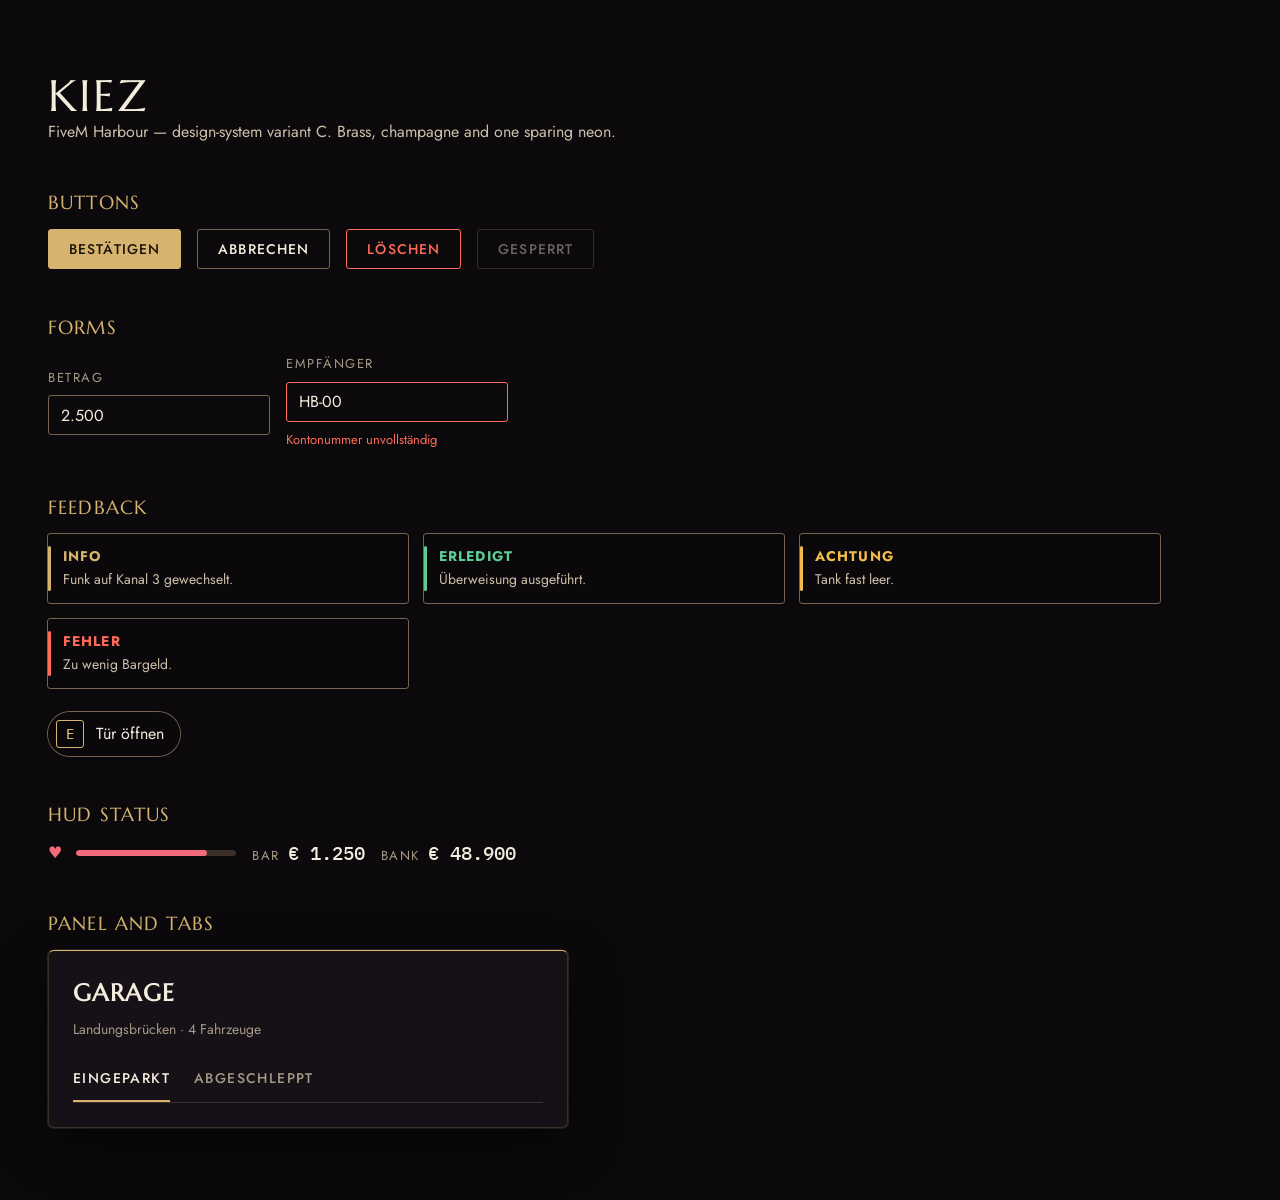
<file: kiez/components.html>
<!doctype html>
<html lang="de">
  <head>
    <meta charset="utf-8" />
    <meta name="viewport" content="width=device-width, initial-scale=1" />
    <title>FiveM Harbour — Kiez - reference components</title>
    <meta name="description" content="Reference fixture for design-systems/fivem-harbour-kiez: upscale harbour nightclub game UI with brass detailing and a sparing rose-red neon accent." />
    <style>
      :root {
        --bg: #0b090c;
        --surface: #151116;
        --surface-warm: #201a21;
        --fg: #f4ecdd;
        --fg-2: #cdbfa9;
        --muted: #a69886;
        --meta: #d6b36e;
        --border: #76634c;
        --border-soft: #3a3029;
        --accent: #d6b36e;
        --accent-on: #1a1307;
        --accent-hover: color-mix(in oklab, var(--accent), white 12%);
        --accent-active: color-mix(in oklab, var(--accent), black 12%);
        --success: #5fcb95;
        --warn: #f2bc4b;
        --danger: #ff6b57;
        --font-display: "Marcellus", "Jost", Georgia, serif;
        --font-body: "Jost", "Segoe UI", system-ui, sans-serif;
        --font-mono: "IBM Plex Mono", ui-monospace, Consolas, monospace;
        --text-xs: 13px;
        --text-sm: 14px;
        --text-base: 16px;
        --text-lg: 19px;
        --text-xl: 24px;
        --text-2xl: 32px;
        --text-3xl: 44px;
        --text-4xl: 64px;
        --leading-body: 1.5;
        --leading-tight: 1.1;
        --tracking-display: 0.06em;
        --space-1: 4px;
        --space-2: 8px;
        --space-3: 12px;
        --space-4: 16px;
        --space-5: 20px;
        --space-6: 24px;
        --space-8: 32px;
        --space-12: 48px;
        --section-y-desktop: 96px;
        --section-y-tablet: 72px;
        --section-y-phone: 48px;
        --radius-sm: 3px;
        --radius-md: 6px;
        --radius-lg: 12px;
        --radius-pill: 9999px;
        --elev-flat: none;
        --elev-ring: 0 0 0 1px var(--border);
        --elev-raised: 0 18px 48px rgba(0, 0, 0, 0.55), 0 0 0 1px rgba(214, 179, 110, 0.18);
        --focus-ring: 0 0 0 2px var(--bg), 0 0 0 4px var(--accent);
        --motion-fast: 140ms;
        --motion-base: 200ms;
        --ease-standard: cubic-bezier(0.23, 1, 0.32, 1);
        --container-max: 1600px;
        --container-gutter-desktop: 48px;
        --container-gutter-tablet: 32px;
        --container-gutter-phone: 24px;
      }

      @font-face { font-family: "Jost"; src: url("fonts/Jost-Variable-latin.woff2") format("woff2"); font-weight: 300 700; font-display: block; }
      @font-face { font-family: "Marcellus"; src: url("fonts/Marcellus-Regular-latin.woff2") format("woff2"); font-weight: 400; font-display: block; }
      @font-face { font-family: "IBM Plex Mono"; src: url("fonts/IBMPlexMono-Regular-latin.woff2") format("woff2"); font-weight: 400; font-display: block; }
      @font-face { font-family: "IBM Plex Mono"; src: url("fonts/IBMPlexMono-Medium-latin.woff2") format("woff2"); font-weight: 500; font-display: block; }

      *, *::before, *::after { box-sizing: border-box; }
      html, body { margin: 0; padding: 0; }
      body { min-height: 100vh; background: var(--bg); color: var(--fg); font-family: var(--font-body); font-size: var(--text-base); line-height: var(--leading-body); -webkit-font-smoothing: antialiased; }
      .container { max-width: var(--container-max); margin-inline: auto; padding: var(--section-y-tablet) var(--container-gutter-desktop); display: grid; gap: var(--space-12); }
      h1, h2 { margin: 0; font-family: var(--font-display); font-weight: 400; letter-spacing: var(--tracking-display); text-transform: uppercase; line-height: var(--leading-tight); }
      h1 { font-size: var(--text-3xl); }
      h2 { font-size: var(--text-lg); color: var(--meta); margin-bottom: var(--space-4); }
      p { margin: 0; color: var(--fg-2); }
      .row { display: flex; flex-wrap: wrap; gap: var(--space-4); align-items: center; }

      .panel { background: var(--surface); border: 1px solid var(--border-soft); border-top: 1px solid var(--accent); border-radius: var(--radius-md); box-shadow: var(--elev-raised); padding: var(--space-6); max-width: 520px; }
      .panel-title { font-family: var(--font-display); letter-spacing: var(--tracking-display); text-transform: uppercase; font-size: var(--text-xl); margin: 0 0 var(--space-2); }
      .panel-sub { font-size: var(--text-sm); color: var(--muted); }

      .btn { font: 500 var(--text-sm)/1 var(--font-body); letter-spacing: 0.08em; text-transform: uppercase; height: 40px; padding: 0 var(--space-5); border-radius: var(--radius-sm); border: 1px solid var(--border); background: transparent; color: var(--fg); cursor: pointer; transition: background var(--motion-fast) var(--ease-standard), border-color var(--motion-fast) var(--ease-standard); }
      .btn:hover { border-color: var(--accent); }
      .btn:focus-visible { outline: none; box-shadow: var(--focus-ring); }
      .btn:disabled { opacity: 0.4; cursor: not-allowed; }
      .btn-primary { background: var(--accent); border-color: var(--accent); color: var(--accent-on); }
      .btn-primary:hover { background: var(--accent-hover); }
      .btn-primary:active { background: var(--accent-active); }
      .btn-danger { border-color: var(--danger); color: var(--danger); }

      .field { display: grid; gap: var(--space-2); max-width: 360px; }
      .field label { font-size: var(--text-xs); letter-spacing: 0.12em; text-transform: uppercase; color: var(--muted); }
      .input { height: 40px; padding: 0 var(--space-3); background: var(--bg); color: var(--fg); border: 1px solid var(--border); border-radius: var(--radius-sm); font: 400 var(--text-base) var(--font-body); }
      .input:focus-visible { outline: none; border-color: var(--accent); box-shadow: var(--focus-ring); }
      .input[aria-invalid="true"] { border-color: var(--danger); }
      .field-error { font-size: var(--text-xs); color: var(--danger); }

      .toast { display: grid; grid-template-columns: 3px 1fr; gap: var(--space-3); width: 360px; padding: var(--space-3) var(--space-4) var(--space-3) 0; background: rgba(11, 9, 12, 0.86); border-radius: var(--radius-sm); box-shadow: var(--elev-ring); }
      .toast::before { content: ""; border-radius: var(--radius-pill); background: var(--toast-color, var(--accent)); }
      .toast strong { display: block; font-size: var(--text-sm); letter-spacing: 0.08em; text-transform: uppercase; color: var(--toast-color, var(--accent)); }
      .toast span { font-size: var(--text-sm); color: var(--fg-2); }
      .toast-success { --toast-color: var(--success); }
      .toast-warn { --toast-color: var(--warn); }
      .toast-danger { --toast-color: var(--danger); }

      .hint { display: inline-flex; align-items: center; gap: var(--space-3); padding: var(--space-2) var(--space-4) var(--space-2) var(--space-2); background: rgba(11, 9, 12, 0.86); border-radius: var(--radius-pill); box-shadow: var(--elev-ring); }
      .key { display: grid; place-items: center; min-width: 28px; height: 28px; border-radius: var(--radius-sm); border: 1px solid var(--accent); color: var(--accent); font: 500 var(--text-sm) var(--font-mono); }

      .stat { display: grid; grid-template-columns: 20px 160px; gap: var(--space-2); align-items: center; }
      .bar { height: 6px; background: var(--border-soft); border-radius: var(--radius-pill); overflow: hidden; }
      .bar > i { display: block; height: 100%; width: var(--value); background: var(--bar-color); border-radius: inherit; transition: width var(--motion-base) var(--ease-standard); }
      .money { font: 500 var(--text-lg) var(--font-mono); font-variant-numeric: tabular-nums; }
      .money small { font: 400 var(--text-xs) var(--font-body); letter-spacing: 0.12em; text-transform: uppercase; color: var(--muted); margin-right: var(--space-2); }

      .tabs { display: flex; gap: var(--space-6); border-bottom: 1px solid var(--border-soft); }
      .tab { padding: var(--space-3) 0; background: none; border: 0; border-bottom: 2px solid transparent; color: var(--muted); font: 500 var(--text-sm) var(--font-body); letter-spacing: 0.1em; text-transform: uppercase; cursor: pointer; }
      .tab[aria-selected="true"] { color: var(--fg); border-bottom-color: var(--accent); }
      .tab:focus-visible { outline: none; box-shadow: var(--focus-ring); }

      @media (prefers-reduced-motion: reduce) { .btn, .bar > i { transition: none; } }
    </style>
  </head>
  <body>
    <main class="container">
      <header>
        <h1>Kiez</h1>
        <p>FiveM Harbour — design-system variant C. Brass, champagne and one sparing neon.</p>
      </header>

      <section aria-labelledby="g-buttons">
        <h2 id="g-buttons">Buttons</h2>
        <div class="row">
          <button class="btn btn-primary" type="button">Bestätigen</button>
          <button class="btn" type="button">Abbrechen</button>
          <button class="btn btn-danger" type="button">Löschen</button>
          <button class="btn" type="button" disabled>Gesperrt</button>
        </div>
      </section>

      <section aria-labelledby="g-forms">
        <h2 id="g-forms">Forms</h2>
        <div class="row">
          <div class="field"><label for="f-amount">Betrag</label><input id="f-amount" class="input" value="2.500" /></div>
          <div class="field"><label for="f-iban">Empfänger</label><input id="f-iban" class="input" value="HB-00" aria-invalid="true" aria-describedby="f-iban-e" /><span id="f-iban-e" class="field-error">Kontonummer unvollständig</span></div>
        </div>
      </section>

      <section aria-labelledby="g-feedback">
        <h2 id="g-feedback">Feedback</h2>
        <div class="row">
          <div class="toast" role="status"><div><strong>Info</strong><span>Funk auf Kanal 3 gewechselt.</span></div></div>
          <div class="toast toast-success" role="status"><div><strong>Erledigt</strong><span>Überweisung ausgeführt.</span></div></div>
          <div class="toast toast-warn" role="status"><div><strong>Achtung</strong><span>Tank fast leer.</span></div></div>
          <div class="toast toast-danger" role="alert"><div><strong>Fehler</strong><span>Zu wenig Bargeld.</span></div></div>
        </div>
        <div class="row" style="margin-top: var(--space-6)">
          <div class="hint"><span class="key">E</span><span>Tür öffnen</span></div>
        </div>
      </section>

      <section aria-labelledby="g-hud">
        <h2 id="g-hud">HUD status</h2>
        <div class="row">
          <div class="stat"><span aria-hidden="true" style="color:#f36b7a">♥</span><div class="bar" role="meter" aria-label="Gesundheit" aria-valuenow="82" aria-valuemin="0" aria-valuemax="100"><i style="--value:82%; --bar-color:#f36b7a"></i></div></div>
          <div class="money"><small>Bar</small>€ 1.250</div>
          <div class="money"><small>Bank</small>€ 48.900</div>
        </div>
      </section>

      <section aria-labelledby="g-cards">
        <h2 id="g-cards">Panel and tabs</h2>
        <article class="panel">
          <h3 class="panel-title">Garage</h3>
          <p class="panel-sub">Landungsbrücken · 4 Fahrzeuge</p>
          <div class="tabs" role="tablist" style="margin-top: var(--space-4)">
            <button class="tab" role="tab" aria-selected="true">Eingeparkt</button>
            <button class="tab" role="tab" aria-selected="false">Abgeschleppt</button>
          </div>
        </article>
      </section>
    </main>
  </body>
</html>
</file>
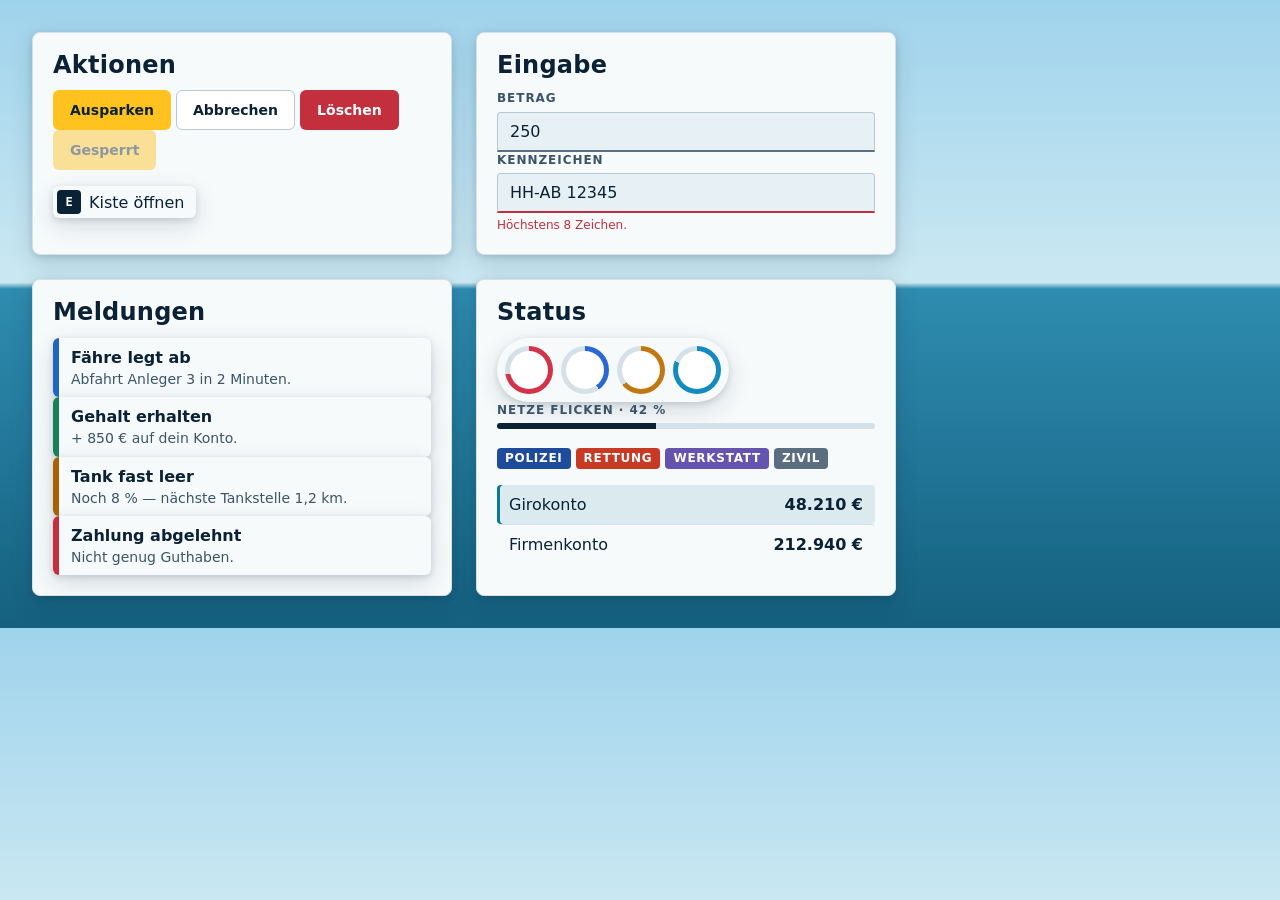
<file: maritim/components.html>
<!doctype html>
<html lang="de">
  <head>
    <meta charset="utf-8" />
    <meta name="viewport" content="width=device-width, initial-scale=1" />
    <title>FiveM Harbour — Maritim · reference components</title>
    <meta name="description" content="Reference fixture for design-systems/fivem-harbour-maritim: bright harbour-instrument NUI components over the game world." />
    <style>
      :root {
        --bg: #E7F1F5;
        --surface: #F7FAFB;
        --surface-warm: #FFFFFF;
        --fg: #0B2236;
        --fg-2: #3A5469;
        --muted: #5A6F81;
        --meta: #3A5469;
        --border: #B9C8D3;
        --border-soft: #D6E0E7;
        --accent: #FFC21F;
        --accent-on: #0B2236;
        --accent-hover: #F0B400;
        --accent-active: #DDA300;
        --success: #16815A;
        --warn: #A95F00;
        --danger: #C42F3D;
        --font-display: "Barlow Semi Condensed", "Barlow", system-ui, sans-serif;
        --font-body: "Barlow", system-ui, sans-serif;
        --font-mono: "JetBrains Mono", ui-monospace, Menlo, Consolas, monospace;
        --text-xs: 12px;
        --text-sm: 14px;
        --text-base: 16px;
        --text-lg: 19px;
        --text-xl: 24px;
        --text-2xl: 32px;
        --text-3xl: 44px;
        --text-4xl: 64px;
        --leading-body: 1.45;
        --leading-tight: 1.05;
        --tracking-display: 0.01em;
        --space-1: 4px;
        --space-2: 8px;
        --space-3: 12px;
        --space-4: 16px;
        --space-5: 20px;
        --space-6: 24px;
        --space-8: 32px;
        --space-12: 48px;
        --section-y-desktop: 96px;
        --section-y-tablet: 64px;
        --section-y-phone: 48px;
        --radius-sm: 4px;
        --radius-md: 6px;
        --radius-lg: 8px;
        --radius-pill: 9999px;
        --elev-flat: none;
        --elev-ring: 0 0 0 1px var(--border);
        --elev-raised: 0 2px 6px rgba(11, 34, 54, 0.14), 0 8px 24px rgba(11, 34, 54, 0.14);
        --focus-ring: 0 0 0 2px #FFFFFF, 0 0 0 4px #0B2236;
        --motion-fast: 120ms;
        --motion-base: 200ms;
        --ease-standard: cubic-bezier(0.23, 1, 0.32, 1);
        --container-max: 1560px;
        --container-gutter-desktop: 48px;
        --container-gutter-tablet: 32px;
        --container-gutter-phone: 16px;
      }

      * { box-sizing: border-box; }
      body {
        margin: 0;
        padding: var(--space-8);
        background: linear-gradient(180deg, #9FD3EC 0%, #CBE8F2 45%, #2E8CB0 46%, #15607F 100%);
        color: var(--fg);
        font-family: var(--font-body);
        font-size: var(--text-base);
        line-height: var(--leading-body);
      }
      .fixture { display: grid; grid-template-columns: repeat(2, minmax(0, 420px)); gap: var(--space-6); }

      .panel {
        background: var(--surface);
        border: 1px solid var(--border-soft);
        border-radius: var(--radius-lg);
        box-shadow: var(--elev-raised);
        padding: var(--space-5);
      }
      .panel-title {
        margin: 0 0 var(--space-3);
        font-family: var(--font-display);
        font-size: var(--text-xl);
        font-weight: 600;
        line-height: var(--leading-tight);
        letter-spacing: var(--tracking-display);
      }
      .label {
        font-family: var(--font-display);
        font-size: var(--text-xs);
        font-weight: 600;
        letter-spacing: 0.08em;
        text-transform: uppercase;
        color: var(--meta);
      }

      .btn {
        display: inline-flex; align-items: center; gap: var(--space-2);
        min-height: 40px; padding: 0 var(--space-4);
        border: 1px solid transparent; border-radius: var(--radius-md);
        font: 600 var(--text-sm)/1 var(--font-body);
        cursor: pointer;
        transition: background-color var(--motion-fast) var(--ease-standard);
      }
      .btn:focus-visible { outline: none; box-shadow: var(--focus-ring); }
      .btn-primary { background: var(--accent); color: var(--accent-on); }
      .btn-primary:hover { background: var(--accent-hover); }
      .btn-primary:active { background: var(--accent-active); }
      .btn-secondary { background: var(--surface-warm); color: var(--fg); border-color: var(--border); }
      .btn-danger { background: var(--danger); color: #FFFFFF; }
      .btn:disabled { opacity: 0.45; cursor: not-allowed; }

      .key {
        display: inline-grid; place-items: center;
        min-width: 24px; height: 24px; padding: 0 6px;
        border-radius: var(--radius-sm);
        background: var(--fg); color: var(--surface-warm);
        font: 600 var(--text-xs)/1 var(--font-mono);
      }
      .hint {
        display: inline-flex; align-items: center; gap: var(--space-2);
        padding: var(--space-1) var(--space-3) var(--space-1) var(--space-1);
        background: var(--surface); border-radius: var(--radius-md);
        box-shadow: var(--elev-raised); font-weight: 500;
      }

      .field { display: grid; gap: var(--space-1); }
      .input {
        height: 40px; padding: 0 var(--space-3);
        background: var(--bg); color: var(--fg);
        border: 1px solid var(--border); border-bottom: 2px solid var(--muted);
        border-radius: var(--radius-sm) var(--radius-sm) 0 0;
        font: 500 var(--text-base) var(--font-body);
      }
      .input:focus-visible { outline: none; border-bottom-color: var(--fg); box-shadow: var(--focus-ring); }
      .field-error .input { border-bottom-color: var(--danger); }
      .field-msg { font-size: var(--text-xs); color: var(--danger); }

      .badge {
        display: inline-flex; align-items: center; gap: 6px;
        padding: 2px var(--space-2); border-radius: var(--radius-sm);
        font: 600 var(--text-xs)/1.4 var(--font-display);
        letter-spacing: 0.06em; text-transform: uppercase; color: #FFFFFF;
      }
      .badge-police { background: #1E4B9B; }
      .badge-ems { background: #C83A24; }
      .badge-mechanic { background: #6553B0; }
      .badge-civil { background: #5A6E80; }

      .toast {
        display: grid; grid-template-columns: 6px 1fr; overflow: hidden;
        background: var(--surface); border-radius: var(--radius-md);
        box-shadow: var(--elev-raised);
      }
      .toast-flag { background: var(--toast-tone, var(--fg)); }
      .toast-body { padding: var(--space-2) var(--space-3); }
      .toast-title { font-weight: 600; }
      .toast-text { font-size: var(--text-sm); color: var(--fg-2); }
      .toast-info { --toast-tone: #1F64C4; }
      .toast-success { --toast-tone: var(--success); }
      .toast-warning { --toast-tone: var(--warn); }
      .toast-error { --toast-tone: var(--danger); }

      .progress { display: grid; gap: var(--space-1); }
      .progress-track { height: 6px; background: var(--border-soft); border-radius: var(--radius-pill); overflow: hidden; }
      .progress-fill { height: 100%; width: 42%; background: var(--fg); }

      .row {
        display: flex; justify-content: space-between; align-items: center;
        padding: var(--space-2) var(--space-3); border-radius: var(--radius-sm);
      }
      .row + .row { border-top: 1px solid var(--border-soft); }
      .row[aria-selected="true"] { background: #DBEAEF; box-shadow: inset 3px 0 0 #0A7896; }
      .num { font-variant-numeric: tabular-nums; font-family: var(--font-display); font-weight: 600; }

      .dial {
        --value: 72; --tone: #D3334A;
        width: 48px; height: 48px; border-radius: 50%;
        background: conic-gradient(var(--tone) calc(var(--value) * 1%), var(--border-soft) 0);
        display: grid; place-items: center;
      }
      .dial::after { content: ""; width: 38px; height: 38px; border-radius: 50%; background: var(--surface-warm); }
      .vitals { display: flex; gap: var(--space-2); padding: var(--space-2); background: var(--surface); border-radius: var(--radius-pill); box-shadow: var(--elev-raised); width: max-content; }

      @media (prefers-reduced-motion: reduce) {
        .btn { transition: none; }
      }
    </style>
  </head>
  <body>
    <main class="fixture">
      <section class="panel" aria-labelledby="t-actions">
        <h2 class="panel-title" id="t-actions">Aktionen</h2>
        <button class="btn btn-primary" type="button">Ausparken</button>
        <button class="btn btn-secondary" type="button">Abbrechen</button>
        <button class="btn btn-danger" type="button">Löschen</button>
        <button class="btn btn-primary" type="button" disabled>Gesperrt</button>
        <p><span class="hint"><span class="key">E</span>Kiste öffnen</span></p>
      </section>

      <section class="panel" aria-labelledby="t-form">
        <h2 class="panel-title" id="t-form">Eingabe</h2>
        <div class="field">
          <label class="label" for="f-amount">Betrag</label>
          <input class="input" id="f-amount" value="250" inputmode="numeric" />
        </div>
        <div class="field field-error">
          <label class="label" for="f-plate">Kennzeichen</label>
          <input class="input" id="f-plate" value="HH-AB 12345" aria-invalid="true" aria-describedby="f-plate-msg" />
          <span class="field-msg" id="f-plate-msg">Höchstens 8 Zeichen.</span>
        </div>
      </section>

      <section class="panel" aria-labelledby="t-notify">
        <h2 class="panel-title" id="t-notify">Meldungen</h2>
        <div class="toast toast-info" role="status"><span class="toast-flag"></span><div class="toast-body"><div class="toast-title">Fähre legt ab</div><div class="toast-text">Abfahrt Anleger 3 in 2 Minuten.</div></div></div>
        <div class="toast toast-success" role="status"><span class="toast-flag"></span><div class="toast-body"><div class="toast-title">Gehalt erhalten</div><div class="toast-text">+ 850 € auf dein Konto.</div></div></div>
        <div class="toast toast-warning" role="status"><span class="toast-flag"></span><div class="toast-body"><div class="toast-title">Tank fast leer</div><div class="toast-text">Noch 8 % — nächste Tankstelle 1,2 km.</div></div></div>
        <div class="toast toast-error" role="alert"><span class="toast-flag"></span><div class="toast-body"><div class="toast-title">Zahlung abgelehnt</div><div class="toast-text">Nicht genug Guthaben.</div></div></div>
      </section>

      <section class="panel" aria-labelledby="t-status">
        <h2 class="panel-title" id="t-status">Status</h2>
        <div class="vitals" aria-label="Vitalwerte">
          <span class="dial" style="--value: 72; --tone: #D3334A" aria-label="Leben 72 %"></span>
          <span class="dial" style="--value: 40; --tone: #2A68D4" aria-label="Panzerung 40 %"></span>
          <span class="dial" style="--value: 64; --tone: #C27812" aria-label="Hunger 64 %"></span>
          <span class="dial" style="--value: 81; --tone: #138BBE" aria-label="Durst 81 %"></span>
        </div>
        <div class="progress" role="progressbar" aria-valuenow="42" aria-valuemin="0" aria-valuemax="100" aria-label="Netze flicken">
          <span class="label">Netze flicken · 42 %</span>
          <div class="progress-track"><div class="progress-fill"></div></div>
        </div>
        <p><span class="badge badge-police">Polizei</span> <span class="badge badge-ems">Rettung</span> <span class="badge badge-mechanic">Werkstatt</span> <span class="badge badge-civil">Zivil</span></p>
        <div role="listbox" aria-label="Konten">
          <div class="row" role="option" aria-selected="true"><span>Girokonto</span><span class="num">48.210 €</span></div>
          <div class="row" role="option" aria-selected="false"><span>Firmenkonto</span><span class="num">212.940 €</span></div>
        </div>
      </section>
    </main>
  </body>
</html>
</file>
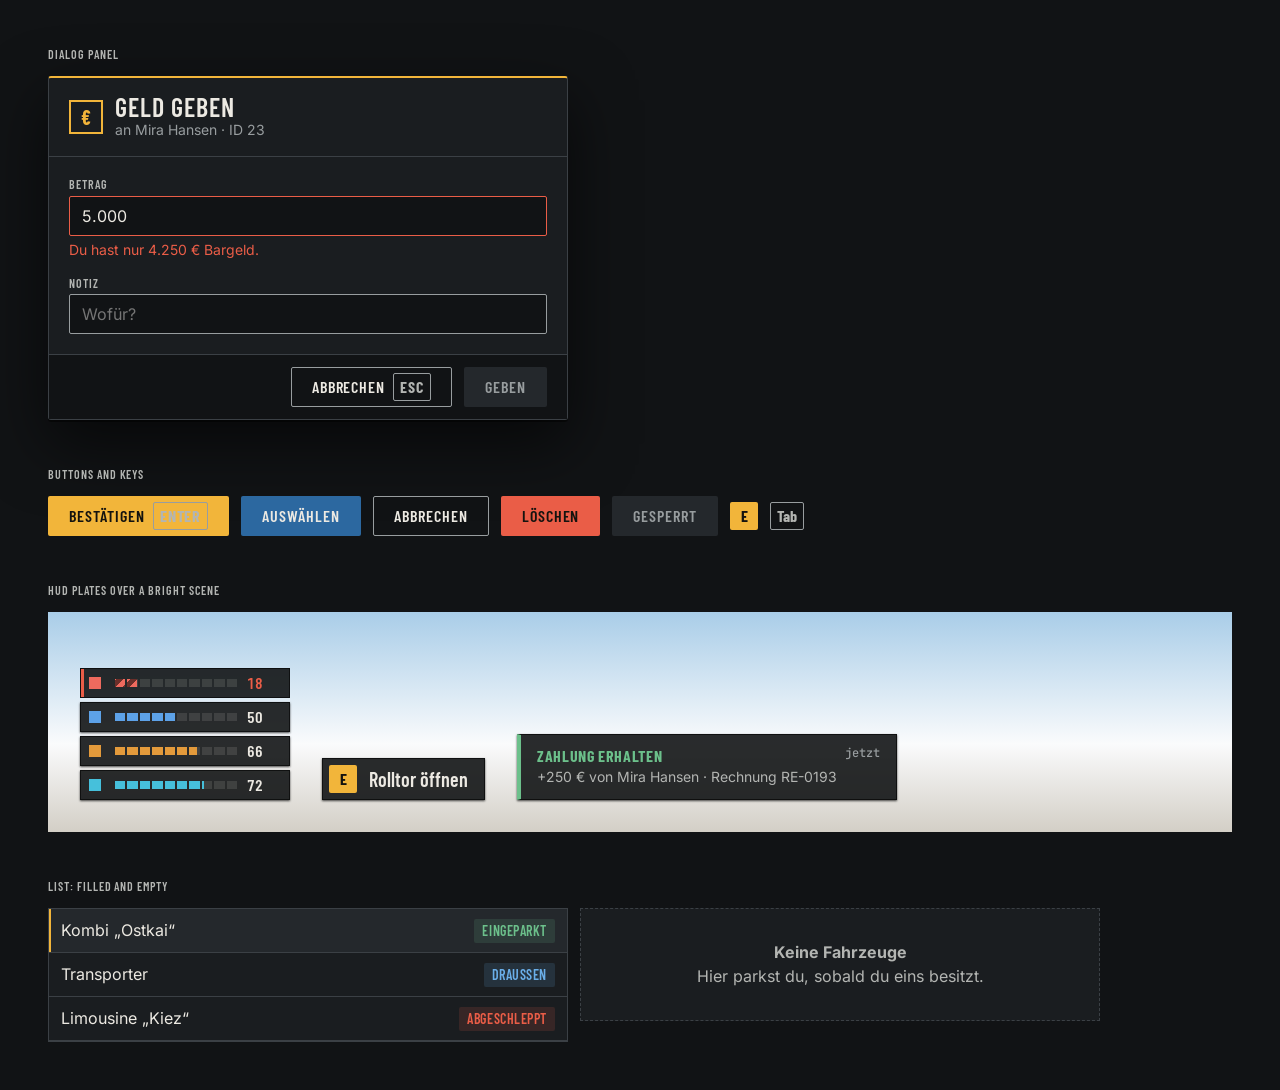
<file: plattenbau/components.html>
<!doctype html>
<html lang="de">
  <head>
    <meta charset="utf-8" />
    <meta name="viewport" content="width=device-width, initial-scale=1" />
    <title>FiveM Harbour — Plattenbau - reference components</title>
    <meta name="description" content="Reference fixture for design-systems/fivem-harbour-plattenbau: concrete-block harbour game UI with hard edges, sodium-yellow accent and opaque HUD plates." />
    <style>
      :root {
        --bg: #111315;
        --surface: #1a1d20;
        --surface-warm: #24282c;
        --fg: #ece9e2;
        --fg-2: #b3b5b2;
        --muted: #989d9f;
        --meta: var(--muted);
        --border: #3b4045;
        --border-soft: #2a2e32;
        --accent: #f2b53a;
        --accent-on: #14130f;
        --accent-hover: #f4bf56;
        --accent-active: #d59f33;
        --success: #6cc08b;
        --warn: #ee8a34;
        --danger: #ea5d47;
        --font-display: "Barlow Condensed", "Arial Narrow", "Inter", sans-serif;
        --font-body: "Inter", "Segoe UI", Arial, sans-serif;
        --font-mono: "JetBrains Mono", Consolas, "Courier New", monospace;
        --text-xs: 12px;
        --text-sm: 14px;
        --text-base: 16px;
        --text-lg: 20px;
        --text-xl: 26px;
        --text-2xl: 34px;
        --text-3xl: 48px;
        --text-4xl: 72px;
        --leading-body: 1.45;
        --leading-tight: 1.05;
        --tracking-display: 0.04em;
        --space-1: 4px;
        --space-2: 8px;
        --space-3: 12px;
        --space-4: 16px;
        --space-5: 20px;
        --space-6: 24px;
        --space-8: 32px;
        --space-12: 48px;
        --section-y-desktop: 64px;
        --section-y-tablet: 48px;
        --section-y-phone: 32px;
        --radius-sm: 2px;
        --radius-md: 3px;
        --radius-lg: 4px;
        --radius-pill: 9999px;
        --elev-flat: none;
        --elev-ring: 0 0 0 1px var(--border);
        --elev-raised: 0 2px 0 rgba(0, 0, 0, 0.5), 0 24px 64px rgba(0, 0, 0, 0.6);
        --focus-ring: 0 0 0 2px var(--bg), 0 0 0 4px var(--accent);
        --motion-fast: 100ms;
        --motion-base: 200ms;
        --ease-standard: cubic-bezier(0.23, 1, 0.32, 1);
        --container-max: 1500px;
        --container-gutter-desktop: 48px;
        --container-gutter-tablet: 32px;
        --container-gutter-phone: 24px;
      }
    </style>
    <style>
      @font-face { font-family: "Barlow Condensed"; font-weight: 600; font-display: block; src: url("fonts/barlow-condensed-latin-600-normal.woff2") format("woff2"); }
      @font-face { font-family: "Barlow Condensed"; font-weight: 700; font-display: block; src: url("fonts/barlow-condensed-latin-700-normal.woff2") format("woff2"); }
      @font-face { font-family: "Inter"; font-weight: 100 900; font-display: block; src: url("fonts/inter-latin-wght-normal.woff2") format("woff2-variations"); }
      @font-face { font-family: "JetBrains Mono"; font-weight: 500; font-display: block; src: url("fonts/jetbrains-mono-latin-500-normal.woff2") format("woff2"); }
      * { box-sizing: border-box; }
      body { margin: 0; padding: var(--space-12); background: var(--bg); color: var(--fg); font: 400 var(--text-base)/var(--leading-body) var(--font-body); display: grid; gap: var(--space-12); }
      h2.group { margin: 0 0 var(--space-4); font: 600 var(--text-xs)/1 var(--font-display); letter-spacing: 0.08em; text-transform: uppercase; color: var(--fg-2); }
      .row-flex { display: flex; gap: var(--space-3); flex-wrap: wrap; align-items: center; }
      .panel { width: 520px; background: var(--surface); border: 1px solid var(--border); border-top: 2px solid var(--accent); border-radius: var(--radius-md); box-shadow: var(--elev-raised); }
      .panel-head { display: flex; align-items: center; gap: var(--space-3); padding: var(--space-4) var(--space-5); border-bottom: 1px solid var(--border); }
      .panel-title { margin: 0; font: 600 var(--text-xl)/1 var(--font-display); letter-spacing: var(--tracking-display); text-transform: uppercase; }
      .panel-sub { font-size: var(--text-sm); color: var(--muted); }
      .panel-body { padding: var(--space-5); display: grid; gap: var(--space-4); }
      .panel-foot { display: flex; justify-content: flex-end; gap: var(--space-3); padding: var(--space-3) var(--space-5); border-top: 1px solid var(--border); background: var(--bg); }
      .code { display: inline-flex; align-items: center; justify-content: center; min-width: 34px; height: 34px; border: 2px solid var(--accent); color: var(--accent); font: 700 var(--text-lg)/1 var(--font-display); }
      .btn { display: inline-flex; align-items: center; gap: var(--space-2); height: 40px; padding: 0 var(--space-5); border: 1px solid transparent; border-radius: var(--radius-sm); font: 600 var(--text-base)/1 var(--font-display); letter-spacing: 0.06em; text-transform: uppercase; cursor: pointer; transition: background-color var(--motion-fast) var(--ease-standard); }
      .btn:focus-visible { outline: none; box-shadow: var(--focus-ring); }
      .btn-primary { background: var(--accent); color: var(--accent-on); }
      .btn-primary:hover { background: var(--accent-hover); }
      .btn-primary:active { background: var(--accent-active); }
      .btn-secondary { background: #2c68a0; color: var(--fg); }
      .btn-ghost { background: transparent; border-color: var(--muted); color: var(--fg); }
      .btn-ghost:hover { background: var(--surface-warm); }
      .btn-danger { background: var(--danger); color: var(--accent-on); }
      .btn:disabled { background: var(--surface-warm); border-color: transparent; color: var(--muted); cursor: not-allowed; }
      .key { display: inline-flex; align-items: center; justify-content: center; min-width: 28px; height: 28px; padding: 0 6px; background: var(--accent); color: var(--accent-on); border-radius: var(--radius-sm); font: 700 var(--text-base)/1 var(--font-display); }
      .key-ghost { background: transparent; color: var(--fg-2); border: 1px solid var(--muted); }
      .field { display: grid; gap: var(--space-1); }
      .label { font: 600 var(--text-xs)/1.2 var(--font-display); letter-spacing: 0.08em; text-transform: uppercase; color: var(--fg-2); }
      .input { height: 40px; width: 100%; background: var(--bg); border: 1px solid var(--muted); border-radius: var(--radius-sm); color: var(--fg); padding: 0 var(--space-3); font: 400 var(--text-base)/1 var(--font-body); }
      .input:focus { outline: none; border-color: var(--accent); box-shadow: var(--focus-ring); }
      .input[aria-invalid="true"] { border-color: var(--danger); }
      .error { color: var(--danger); font-size: var(--text-sm); }
      .stage { position: relative; height: 220px; padding: var(--space-8); background: linear-gradient(180deg, #a9cde8, #fafbfc 60%, #d3cfc6); display: flex; gap: var(--space-8); align-items: flex-end; }
      .plate { background: rgba(13, 15, 17, 0.88); border: 1px solid rgba(0, 0, 0, 0.6); box-shadow: 0 1px 2px rgba(0, 0, 0, 0.7); }
      .vitals { display: grid; gap: 4px; width: 210px; }
      .vital { display: grid; grid-template-columns: 18px 1fr 34px; gap: var(--space-2); align-items: center; height: 30px; padding: 0 var(--space-2); font: 600 var(--text-base)/1 var(--font-display); font-variant-numeric: tabular-nums; }
      .vital i { width: 12px; height: 12px; background: var(--c); }
      .bar { position: relative; height: 8px; background: rgba(236, 233, 226, 0.12); -webkit-mask: repeating-linear-gradient(90deg, #000 0 calc(10% - 2px), transparent calc(10% - 2px) 10%); mask: repeating-linear-gradient(90deg, #000 0 calc(10% - 2px), transparent calc(10% - 2px) 10%); }
      .bar > b { position: absolute; inset: 0 auto 0 0; width: var(--v); background: var(--c); }
      .vital.is-low { box-shadow: inset 3px 0 0 var(--danger); }
      .vital.is-low .bar > b { background: repeating-linear-gradient(-45deg, var(--c) 0 5px, #6b2f2a 5px 10px); }
      .vital.is-low span { color: var(--danger); }
      .hint { display: inline-flex; align-items: center; gap: var(--space-3); padding: 6px var(--space-4) 6px 6px; font: 600 var(--text-lg)/1 var(--font-display); }
      .toast { display: grid; grid-template-columns: 1fr auto; gap: 2px var(--space-3); width: 380px; padding: var(--space-3) var(--space-4); border-left: 4px solid var(--c); }
      .toast b { font: 700 var(--text-base)/1.15 var(--font-display); text-transform: uppercase; letter-spacing: 0.04em; color: var(--c); }
      .toast p { margin: 0; grid-column: 1 / -1; font-size: var(--text-sm); color: var(--fg-2); }
      .toast time { font: 500 var(--text-xs)/1 var(--font-mono); color: var(--muted); }
      .list { width: 520px; border: 1px solid var(--border); background: var(--surface); }
      .list-row { display: grid; grid-template-columns: 1fr auto; align-items: center; min-height: 44px; padding: var(--space-2) var(--space-3); border-bottom: 1px solid var(--border); }
      .list-row[aria-selected="true"] { background: var(--surface-warm); box-shadow: inset 2px 0 0 var(--accent); }
      .chip { display: inline-flex; align-items: center; height: 24px; padding: 0 8px; border-radius: var(--radius-sm); font: 600 var(--text-sm)/1 var(--font-display); text-transform: uppercase; letter-spacing: 0.04em; color: var(--c); position: relative; isolation: isolate; }
      .chip::after { content: ""; position: absolute; inset: 0; background: var(--c); opacity: 0.14; z-index: -1; border-radius: inherit; }
      .empty { padding: var(--space-8); text-align: center; color: var(--fg-2); border: 1px dashed var(--border); }
      @media (prefers-reduced-motion: reduce) { .btn { transition: none; } }
    </style>
  </head>
  <body>
    <section>
      <h2 class="group">Dialog panel</h2>
      <div class="panel" role="dialog" aria-labelledby="dlg-title">
        <div class="panel-head"><span class="code">€</span><div><h3 class="panel-title" id="dlg-title">Geld geben</h3><div class="panel-sub">an Mira Hansen · ID 23</div></div></div>
        <div class="panel-body">
          <label class="field"><span class="label">Betrag</span><input class="input" value="5.000" aria-invalid="true" aria-describedby="amt-err" /><span class="error" id="amt-err">Du hast nur 4.250 € Bargeld.</span></label>
          <label class="field"><span class="label">Notiz</span><input class="input" placeholder="Wofür?" /></label>
        </div>
        <div class="panel-foot"><button class="btn btn-ghost">Abbrechen <span class="key key-ghost">Esc</span></button><button class="btn btn-primary" disabled>Geben</button></div>
      </div>
    </section>
    <section>
      <h2 class="group">Buttons and keys</h2>
      <div class="row-flex"><button class="btn btn-primary">Bestätigen <span class="key key-ghost">Enter</span></button><button class="btn btn-secondary">Auswählen</button><button class="btn btn-ghost">Abbrechen</button><button class="btn btn-danger">Löschen</button><button class="btn btn-primary" disabled>Gesperrt</button><span class="key">E</span><span class="key key-ghost">Tab</span></div>
    </section>
    <section>
      <h2 class="group">HUD plates over a bright scene</h2>
      <div class="stage">
        <div class="vitals">
          <div class="plate vital is-low" style="--c: #ee6a5e"><i></i><div class="bar" style="--v: 18%"><b></b></div><span>18</span></div>
          <div class="plate vital" style="--c: #5da2e8"><i></i><div class="bar" style="--v: 50%"><b></b></div><span>50</span></div>
          <div class="plate vital" style="--c: #e39a3b"><i></i><div class="bar" style="--v: 66%"><b></b></div><span>66</span></div>
          <div class="plate vital" style="--c: #46c0db"><i></i><div class="bar" style="--v: 72%"><b></b></div><span>72</span></div>
        </div>
        <div class="plate hint"><span class="key">E</span>Rolltor öffnen</div>
        <div class="plate toast" style="--c: var(--success)"><b>Zahlung erhalten</b><time>jetzt</time><p>+250 € von Mira Hansen · Rechnung RE-0193</p></div>
      </div>
    </section>
    <section>
      <h2 class="group">List: filled and empty</h2>
      <div class="row-flex" style="align-items: flex-start">
        <div class="list" role="listbox">
          <div class="list-row" role="option" aria-selected="true"><span>Kombi „Ostkai“</span><span class="chip" style="--c: var(--success)">Eingeparkt</span></div>
          <div class="list-row" role="option"><span>Transporter</span><span class="chip" style="--c: #6aaee8">Draußen</span></div>
          <div class="list-row" role="option"><span>Limousine „Kiez“</span><span class="chip" style="--c: var(--danger)">Abgeschleppt</span></div>
        </div>
        <div class="list empty"><b>Keine Fahrzeuge</b><br />Hier parkst du, sobald du eins besitzt.</div>
      </div>
    </section>
  </body>
</html>
</file>
